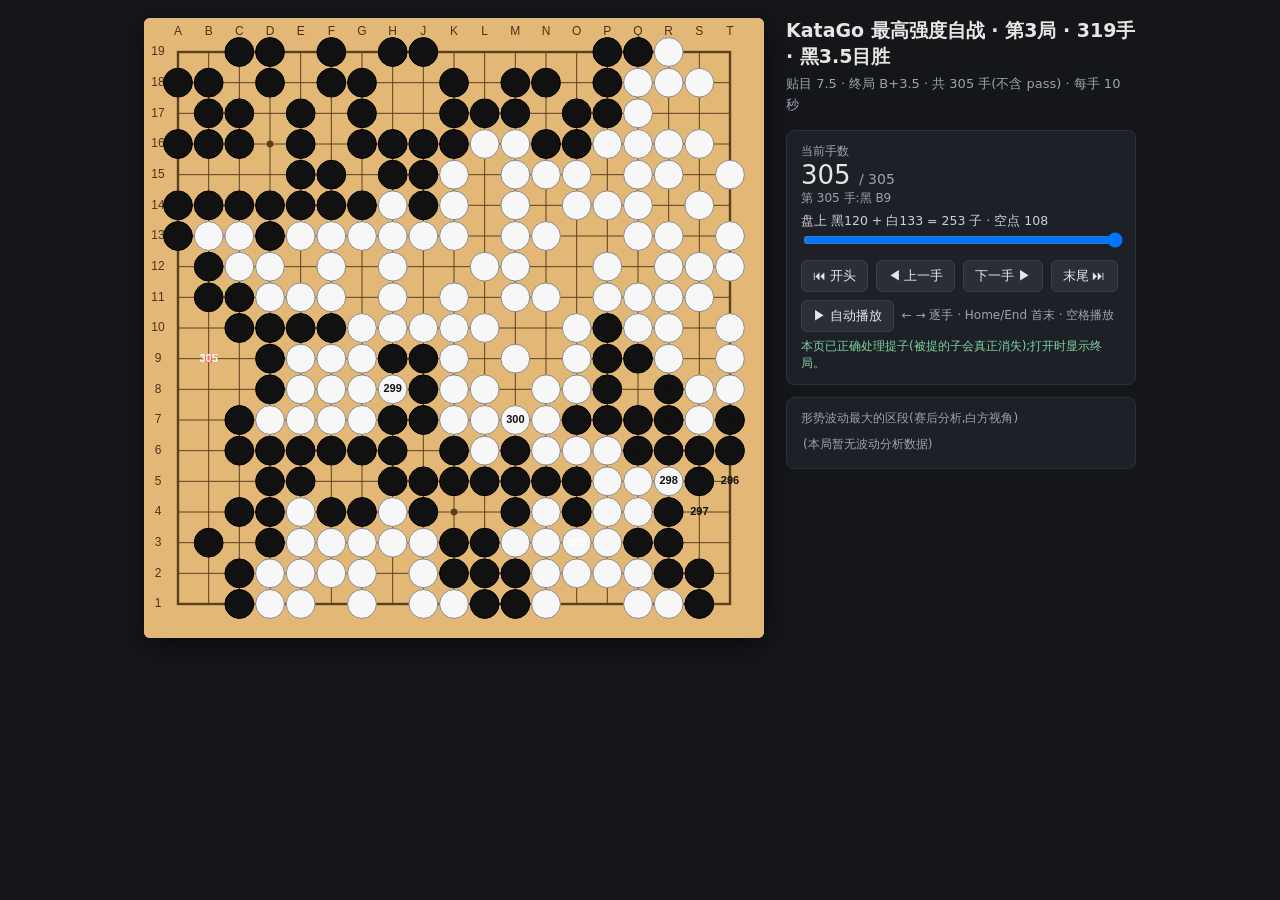
<file: games/g3/viewer.html>
<!DOCTYPE html>
<html lang="zh-CN"><head><meta charset="utf-8">
<title>KataGo 最高强度自战 · 第3局 · 319手 · 黑3.5目胜</title>
<style>
 body{margin:0;background:#14161a;color:#e8e6e3;font-family:"Microsoft YaHei",system-ui,sans-serif;
      display:flex;justify-content:center;padding:18px}
 .wrap{display:flex;gap:22px;align-items:flex-start;flex-wrap:wrap;justify-content:center}
 canvas{background:#e3b877;border-radius:6px;box-shadow:0 6px 26px rgba(0,0,0,.55)}
 .panel{width:350px}
 h1{font-size:19px;margin:0 0 4px}
 .sub{color:#9aa4b2;font-size:13px;margin-bottom:14px;line-height:1.6}
 .card{background:#1d2026;border:1px solid #2b3038;border-radius:8px;padding:12px 14px;margin-bottom:12px}
 .big{font-size:26px;font-variant-numeric:tabular-nums}
 .row{display:flex;gap:8px;align-items:center;margin-top:8px;flex-wrap:wrap}
 button{background:#2a2f37;color:#e8e6e3;border:1px solid #3a4048;border-radius:6px;
        padding:6px 11px;cursor:pointer;font-size:13px}
 button:hover{background:#343a44}
 input[type=range]{width:100%}
 .k{color:#9aa4b2;font-size:12px}
 .key{color:#7fd1a0}
 .stat{display:flex;gap:14px;font-size:12.5px;color:#c9d1d9;margin-top:6px;flex-wrap:wrap}
 table{width:100%;border-collapse:collapse;font-size:12.5px}
 td{padding:3px 2px;color:#c9d1d9}
 td.n{color:#9aa4b2;width:92px}
 .hint{color:#7fd1a0;font-size:12px;margin-top:6px}
</style></head><body>
<div class="wrap">
  <canvas id="bd" width="620" height="620"></canvas>
  <div class="panel">
    <h1>KataGo 最高强度自战 · 第3局 · 319手 · 黑3.5目胜</h1>
    <div class="sub" id="meta"></div>
    <div class="card">
      <div class="k">当前手数</div>
      <div class="big"><span id="n">0</span> <span style="font-size:14px;color:#9aa4b2" id="tot"></span></div>
      <div class="k" id="last">—</div>
      <div class="stat" id="live"></div>
      <input type="range" id="sl" min="0" max="100" value="100">
      <div class="row">
        <button onclick="go(0)">⏮ 开头</button>
        <button onclick="step(-1)">◀ 上一手</button>
        <button onclick="step(1)">下一手 ▶</button>
        <button onclick="go(TOTAL)">末尾 ⏭</button>
      </div>
      <div class="row"><button onclick="auto()" id="ab">▶ 自动播放</button>
        <span class="k">← → 逐手 · Home/End 首末 · 空格播放</span></div>
      <div class="hint">本页已正确处理提子(被提的子会真正消失);打开时显示终局。</div>
    </div>
    <div class="card">
      <div class="k" style="margin-bottom:6px">形势波动最大的区段(赛后分析,白方视角)</div>
      <table id="sw"></table>
    </div>
  </div>
</div>
<script>
const MOVES = [{"c": "b", "p": "R16"}, {"c": "w", "p": "D4"}, {"c": "b", "p": "C16"}, {"c": "w", "p": "R4"}, {"c": "b", "p": "O16"}, {"c": "w", "p": "E17"}, {"c": "b", "p": "D15"}, {"c": "w", "p": "H17"}, {"c": "b", "p": "C3"}, {"c": "w", "p": "D3"}, {"c": "b", "p": "C4"}, {"c": "w", "p": "D5"}, {"c": "b", "p": "B6"}, {"c": "w", "p": "P4"}, {"c": "b", "p": "J4"}, {"c": "w", "p": "C2"}, {"c": "b", "p": "B2"}, {"c": "w", "p": "B5"}, {"c": "b", "p": "C9"}, {"c": "w", "p": "E2"}, {"c": "b", "p": "C1"}, {"c": "w", "p": "C5"}, {"c": "b", "p": "D2"}, {"c": "w", "p": "F3"}, {"c": "b", "p": "F16"}, {"c": "w", "p": "F17"}, {"c": "b", "p": "G16"}, {"c": "w", "p": "L4"}, {"c": "b", "p": "E8"}, {"c": "w", "p": "H7"}, {"c": "b", "p": "J6"}, {"c": "w", "p": "H9"}, {"c": "b", "p": "F6"}, {"c": "w", "p": "G5"}, {"c": "b", "p": "G6"}, {"c": "w", "p": "H6"}, {"c": "b", "p": "H5"}, {"c": "w", "p": "K7"}, {"c": "b", "p": "L5"}, {"c": "w", "p": "K5"}, {"c": "b", "p": "K4"}, {"c": "w", "p": "M5"}, {"c": "b", "p": "L6"}, {"c": "w", "p": "K6"}, {"c": "b", "p": "L3"}, {"c": "w", "p": "M4"}, {"c": "b", "p": "M3"}, {"c": "w", "p": "J2"}, {"c": "b", "p": "K2"}, {"c": "w", "p": "H3"}, {"c": "b", "p": "N4"}, {"c": "w", "p": "N5"}, {"c": "b", "p": "O4"}, {"c": "w", "p": "O5"}, {"c": "b", "p": "P3"}, {"c": "w", "p": "Q3"}, {"c": "b", "p": "P2"}, {"c": "w", "p": "Q2"}, {"c": "b", "p": "P5"}, {"c": "w", "p": "Q4"}, {"c": "b", "p": "N2"}, {"c": "w", "p": "Q10"}, {"c": "b", "p": "J5"}, {"c": "w", "p": "J7"}, {"c": "b", "p": "F5"}, {"c": "w", "p": "N7"}, {"c": "b", "p": "L9"}, {"c": "w", "p": "F9"}, {"c": "b", "p": "L7"}, {"c": "w", "p": "N9"}, {"c": "b", "p": "G8"}, {"c": "w", "p": "J10"}, {"c": "b", "p": "G2"}, {"c": "w", "p": "A3"}, {"c": "b", "p": "A2"}, {"c": "w", "p": "A5"}, {"c": "b", "p": "B3"}, {"c": "w", "p": "E1"}, {"c": "b", "p": "D1"}, {"c": "w", "p": "F4"}, {"c": "b", "p": "G9"}, {"c": "w", "p": "G10"}, {"c": "b", "p": "F10"}, {"c": "w", "p": "G11"}, {"c": "b", "p": "E5"}, {"c": "w", "p": "B7"}, {"c": "b", "p": "C6"}, {"c": "w", "p": "C8"}, {"c": "b", "p": "D6"}, {"c": "w", "p": "D9"}, {"c": "b", "p": "A6"}, {"c": "w", "p": "J3"}, {"c": "b", "p": "K3"}, {"c": "w", "p": "G1"}, {"c": "b", "p": "F2"}, {"c": "w", "p": "H2"}, {"c": "b", "p": "E4"}, {"c": "w", "p": "E9"}, {"c": "b", "p": "R12"}, {"c": "w", "p": "G7"}, {"c": "b", "p": "S10"}, {"c": "w", "p": "E7"}, {"c": "b", "p": "E6"}, {"c": "w", "p": "Q12"}, {"c": "b", "p": "Q11"}, {"c": "w", "p": "R11"}, {"c": "b", "p": "P11"}, {"c": "w", "p": "R10"}, {"c": "b", "p": "S11"}, {"c": "w", "p": "S12"}, {"c": "b", "p": "R13"}, {"c": "w", "p": "S13"}, {"c": "b", "p": "R14"}, {"c": "w", "p": "S9"}, {"c": "b", "p": "P10"}, {"c": "w", "p": "P9"}, {"c": "b", "p": "O9"}, {"c": "w", "p": "P8"}, {"c": "b", "p": "O8"}, {"c": "w", "p": "O10"}, {"c": "b", "p": "P7"}, {"c": "w", "p": "O11"}, {"c": "b", "p": "P12"}, {"c": "w", "p": "O12"}, {"c": "b", "p": "P13"}, {"c": "w", "p": "Q9"}, {"c": "b", "p": "N8"}, {"c": "w", "p": "M8"}, {"c": "b", "p": "O7"}, {"c": "w", "p": "L8"}, {"c": "b", "p": "O13"}, {"c": "w", "p": "N13"}, {"c": "b", "p": "Q1"}, {"c": "w", "p": "R1"}, {"c": "b", "p": "P1"}, {"c": "w", "p": "S2"}, {"c": "b", "p": "Q8"}, {"c": "w", "p": "R9"}, {"c": "b", "p": "S14"}, {"c": "w", "p": "T11"}, {"c": "b", "p": "K17"}, {"c": "w", "p": "N14"}, {"c": "b", "p": "D17"}, {"c": "w", "p": "H16"}, {"c": "b", "p": "K15"}, {"c": "w", "p": "H14"}, {"c": "b", "p": "M15"}, {"c": "w", "p": "P14"}, {"c": "b", "p": "L13"}, {"c": "w", "p": "P16"}, {"c": "b", "p": "G14"}, {"c": "w", "p": "O17"}, {"c": "b", "p": "H13"}, {"c": "w", "p": "J14"}, {"c": "b", "p": "J13"}, {"c": "w", "p": "G13"}, {"c": "b", "p": "K14"}, {"c": "w", "p": "J18"}, {"c": "b", "p": "K18"}, {"c": "w", "p": "E16"}, {"c": "b", "p": "F14"}, {"c": "w", "p": "D18"}, {"c": "b", "p": "C18"}, {"c": "w", "p": "D19"}, {"c": "b", "p": "C19"}, {"c": "w", "p": "E18"}, {"c": "b", "p": "F19"}, {"c": "w", "p": "G17"}, {"c": "b", "p": "D14"}, {"c": "w", "p": "K19"}, {"c": "b", "p": "N17"}, {"c": "w", "p": "O18"}, {"c": "b", "p": "L19"}, {"c": "w", "p": "J19"}, {"c": "b", "p": "O15"}, {"c": "w", "p": "O14"}, {"c": "b", "p": "M18"}, {"c": "w", "p": "G18"}, {"c": "b", "p": "Q13"}, {"c": "w", "p": "P15"}, {"c": "b", "p": "Q17"}, {"c": "w", "p": "P17"}, {"c": "b", "p": "C10"}, {"c": "w", "p": "L12"}, {"c": "b", "p": "B8"}, {"c": "w", "p": "C7"}, {"c": "b", "p": "A7"}, {"c": "w", "p": "F7"}, {"c": "b", "p": "D11"}, {"c": "w", "p": "Q18"}, {"c": "b", "p": "R18"}, {"c": "w", "p": "K12"}, {"c": "b", "p": "H15"}, {"c": "w", "p": "R19"}, {"c": "b", "p": "S19"}, {"c": "w", "p": "Q19"}, {"c": "b", "p": "S18"}, {"c": "w", "p": "N18"}, {"c": "b", "p": "H11"}, {"c": "w", "p": "E11"}, {"c": "b", "p": "T13"}, {"c": "w", "p": "T10"}, {"c": "b", "p": "G12"}, {"c": "w", "p": "F12"}, {"c": "b", "p": "M12"}, {"c": "w", "p": "M13"}, {"c": "b", "p": "J11"}, {"c": "w", "p": "H12"}, {"c": "b", "p": "J12"}, {"c": "w", "p": "K11"}, {"c": "b", "p": "D12"}, {"c": "w", "p": "M17"}, {"c": "b", "p": "L17"}, {"c": "w", "p": "N16"}, {"c": "b", "p": "G4"}, {"c": "w", "p": "K13"}, {"c": "b", "p": "J15"}, {"c": "w", "p": "L14"}, {"c": "b", "p": "N15"}, {"c": "w", "p": "J17"}, {"c": "b", "p": "M16"}, {"c": "w", "p": "H10"}, {"c": "b", "p": "D7"}, {"c": "w", "p": "D8"}, {"c": "b", "p": "E10"}, {"c": "w", "p": "N17"}, {"c": "b", "p": "G12"}, {"c": "w", "p": "F8"}, {"c": "b", "p": "D10"}, {"c": "w", "p": "H12"}, {"c": "b", "p": "S7"}, {"c": "w", "p": "S8"}, {"c": "b", "p": "G12"}, {"c": "w", "p": "Q16"}, {"c": "b", "p": "R17"}, {"c": "w", "p": "H12"}, {"c": "b", "p": "R6"}, {"c": "w", "p": "T8"}, {"c": "b", "p": "G12"}, {"c": "w", "p": "C17"}, {"c": "b", "p": "B17"}, {"c": "w", "p": "H12"}, {"c": "b", "p": "S5"}, {"c": "w", "p": "Q5"}, {"c": "b", "p": "E15"}, {"c": "w", "p": "G12"}, {"c": "b", "p": "L15"}, {"c": "w", "p": "T12"}, {"c": "b", "p": "T14"}, {"c": "w", "p": "E13"}, {"c": "b", "p": "M14"}, {"c": "w", "p": "L13"}, {"c": "b", "p": "D16"}, {"c": "w", "p": "D13"}, {"c": "b", "p": "C13"}, {"c": "w", "p": "E12"}, {"c": "b", "p": "J16"}, {"c": "w", "p": "R15"}, {"c": "b", "p": "S15"}, {"c": "w", "p": "Q15"}, {"c": "b", "p": "E14"}, {"c": "w", "p": "F11"}, {"c": "b", "p": "Q14"}, {"c": "w", "p": "F13"}, {"c": "b", "p": "M19"}, {"c": "w", "p": "N19"}, {"c": "b", "p": "L18"}, {"c": "w", "p": "P18"}, {"c": "b", "p": "E3"}, {"c": "w", "p": "R2"}, {"c": "b", "p": "F1"}, {"c": "w", "p": "G19"}, {"c": "b", "p": "H1"}, {"c": "w", "p": "N12"}, {"c": "b", "p": "A4"}, {"c": "w", "p": "M11"}, {"c": "b", "p": "H4"}, {"c": "w", "p": "L10"}, {"c": "b", "p": "H14"}, {"c": "w", "p": "K9"}, {"c": "b", "p": "M2"}, {"c": "w", "p": "K10"}, {"c": "b", "p": "G3"}, {"c": "w", "p": "F18"}, {"c": "b", "p": "B4"}, {"c": "w", "p": "E19"}, {"c": "b", "p": "C14"}, {"c": "w", "p": "P6"}, {"c": "w", "p": "Q7"}, {"c": "b", "p": "J1"}, {"c": "w", "p": "O6"}, {"c": "w", "p": "M9"}, {"c": "w", "p": "S6"}, {"c": "w", "p": "R7"}, {"c": "w", "p": "T7"}, {"c": "w", "p": "T5"}, {"c": "w", "p": "S4"}, {"c": "w", "p": "R5"}, {"c": "w", "p": "H8"}, {"c": "w", "p": "M7"}, {"c": "w", "p": "M6"}, {"c": "w", "p": "R8"}, {"c": "b", "p": "O3"}, {"c": "w", "p": "Q6"}, {"c": "b", "p": "B9"}];
const SNAPS = [[[0, 0, 0, 0, 0, 0, 0, 0, 0, 0, 0, 0, 0, 0, 0, 0, 0, 0, 0], [0, 0, 0, 0, 0, 0, 0, 0, 0, 0, 0, 0, 0, 0, 0, 0, 0, 0, 0], [0, 0, 0, 0, 0, 0, 0, 0, 0, 0, 0, 0, 0, 0, 0, 0, 0, 0, 0], [0, 0, 0, 0, 0, 0, 0, 0, 0, 0, 0, 0, 0, 0, 0, 0, 0, 0, 0], [0, 0, 0, 0, 0, 0, 0, 0, 0, 0, 0, 0, 0, 0, 0, 0, 0, 0, 0], [0, 0, 0, 0, 0, 0, 0, 0, 0, 0, 0, 0, 0, 0, 0, 0, 0, 0, 0], [0, 0, 0, 0, 0, 0, 0, 0, 0, 0, 0, 0, 0, 0, 0, 0, 0, 0, 0], [0, 0, 0, 0, 0, 0, 0, 0, 0, 0, 0, 0, 0, 0, 0, 0, 0, 0, 0], [0, 0, 0, 0, 0, 0, 0, 0, 0, 0, 0, 0, 0, 0, 0, 0, 0, 0, 0], [0, 0, 0, 0, 0, 0, 0, 0, 0, 0, 0, 0, 0, 0, 0, 0, 0, 0, 0], [0, 0, 0, 0, 0, 0, 0, 0, 0, 0, 0, 0, 0, 0, 0, 0, 0, 0, 0], [0, 0, 0, 0, 0, 0, 0, 0, 0, 0, 0, 0, 0, 0, 0, 0, 0, 0, 0], [0, 0, 0, 0, 0, 0, 0, 0, 0, 0, 0, 0, 0, 0, 0, 0, 0, 0, 0], [0, 0, 0, 0, 0, 0, 0, 0, 0, 0, 0, 0, 0, 0, 0, 0, 0, 0, 0], [0, 0, 0, 0, 0, 0, 0, 0, 0, 0, 0, 0, 0, 0, 0, 0, 0, 0, 0], [0, 0, 0, 0, 0, 0, 0, 0, 0, 0, 0, 0, 0, 0, 0, 0, 1, 0, 0], [0, 0, 0, 0, 0, 0, 0, 0, 0, 0, 0, 0, 0, 0, 0, 0, 0, 0, 0], [0, 0, 0, 0, 0, 0, 0, 0, 0, 0, 0, 0, 0, 0, 0, 0, 0, 0, 0], [0, 0, 0, 0, 0, 0, 0, 0, 0, 0, 0, 0, 0, 0, 0, 0, 0, 0, 0]], [[0, 0, 0, 0, 0, 0, 0, 0, 0, 0, 0, 0, 0, 0, 0, 0, 0, 0, 0], [0, 0, 0, 0, 0, 0, 0, 0, 0, 0, 0, 0, 0, 0, 0, 0, 0, 0, 0], [0, 0, 0, 0, 0, 0, 0, 0, 0, 0, 0, 0, 0, 0, 0, 0, 0, 0, 0], [0, 0, 0, 2, 0, 0, 0, 0, 0, 0, 0, 0, 0, 0, 0, 0, 0, 0, 0], [0, 0, 0, 0, 0, 0, 0, 0, 0, 0, 0, 0, 0, 0, 0, 0, 0, 0, 0], [0, 0, 0, 0, 0, 0, 0, 0, 0, 0, 0, 0, 0, 0, 0, 0, 0, 0, 0], [0, 0, 0, 0, 0, 0, 0, 0, 0, 0, 0, 0, 0, 0, 0, 0, 0, 0, 0], [0, 0, 0, 0, 0, 0, 0, 0, 0, 0, 0, 0, 0, 0, 0, 0, 0, 0, 0], [0, 0, 0, 0, 0, 0, 0, 0, 0, 0, 0, 0, 0, 0, 0, 0, 0, 0, 0], [0, 0, 0, 0, 0, 0, 0, 0, 0, 0, 0, 0, 0, 0, 0, 0, 0, 0, 0], [0, 0, 0, 0, 0, 0, 0, 0, 0, 0, 0, 0, 0, 0, 0, 0, 0, 0, 0], [0, 0, 0, 0, 0, 0, 0, 0, 0, 0, 0, 0, 0, 0, 0, 0, 0, 0, 0], [0, 0, 0, 0, 0, 0, 0, 0, 0, 0, 0, 0, 0, 0, 0, 0, 0, 0, 0], [0, 0, 0, 0, 0, 0, 0, 0, 0, 0, 0, 0, 0, 0, 0, 0, 0, 0, 0], [0, 0, 0, 0, 0, 0, 0, 0, 0, 0, 0, 0, 0, 0, 0, 0, 0, 0, 0], [0, 0, 0, 0, 0, 0, 0, 0, 0, 0, 0, 0, 0, 0, 0, 0, 1, 0, 0], [0, 0, 0, 0, 0, 0, 0, 0, 0, 0, 0, 0, 0, 0, 0, 0, 0, 0, 0], [0, 0, 0, 0, 0, 0, 0, 0, 0, 0, 0, 0, 0, 0, 0, 0, 0, 0, 0], [0, 0, 0, 0, 0, 0, 0, 0, 0, 0, 0, 0, 0, 0, 0, 0, 0, 0, 0]], [[0, 0, 0, 0, 0, 0, 0, 0, 0, 0, 0, 0, 0, 0, 0, 0, 0, 0, 0], [0, 0, 0, 0, 0, 0, 0, 0, 0, 0, 0, 0, 0, 0, 0, 0, 0, 0, 0], [0, 0, 0, 0, 0, 0, 0, 0, 0, 0, 0, 0, 0, 0, 0, 0, 0, 0, 0], [0, 0, 0, 2, 0, 0, 0, 0, 0, 0, 0, 0, 0, 0, 0, 0, 0, 0, 0], [0, 0, 0, 0, 0, 0, 0, 0, 0, 0, 0, 0, 0, 0, 0, 0, 0, 0, 0], [0, 0, 0, 0, 0, 0, 0, 0, 0, 0, 0, 0, 0, 0, 0, 0, 0, 0, 0], [0, 0, 0, 0, 0, 0, 0, 0, 0, 0, 0, 0, 0, 0, 0, 0, 0, 0, 0], [0, 0, 0, 0, 0, 0, 0, 0, 0, 0, 0, 0, 0, 0, 0, 0, 0, 0, 0], [0, 0, 0, 0, 0, 0, 0, 0, 0, 0, 0, 0, 0, 0, 0, 0, 0, 0, 0], [0, 0, 0, 0, 0, 0, 0, 0, 0, 0, 0, 0, 0, 0, 0, 0, 0, 0, 0], [0, 0, 0, 0, 0, 0, 0, 0, 0, 0, 0, 0, 0, 0, 0, 0, 0, 0, 0], [0, 0, 0, 0, 0, 0, 0, 0, 0, 0, 0, 0, 0, 0, 0, 0, 0, 0, 0], [0, 0, 0, 0, 0, 0, 0, 0, 0, 0, 0, 0, 0, 0, 0, 0, 0, 0, 0], [0, 0, 0, 0, 0, 0, 0, 0, 0, 0, 0, 0, 0, 0, 0, 0, 0, 0, 0], [0, 0, 0, 0, 0, 0, 0, 0, 0, 0, 0, 0, 0, 0, 0, 0, 0, 0, 0], [0, 0, 1, 0, 0, 0, 0, 0, 0, 0, 0, 0, 0, 0, 0, 0, 1, 0, 0], [0, 0, 0, 0, 0, 0, 0, 0, 0, 0, 0, 0, 0, 0, 0, 0, 0, 0, 0], [0, 0, 0, 0, 0, 0, 0, 0, 0, 0, 0, 0, 0, 0, 0, 0, 0, 0, 0], [0, 0, 0, 0, 0, 0, 0, 0, 0, 0, 0, 0, 0, 0, 0, 0, 0, 0, 0]], [[0, 0, 0, 0, 0, 0, 0, 0, 0, 0, 0, 0, 0, 0, 0, 0, 0, 0, 0], [0, 0, 0, 0, 0, 0, 0, 0, 0, 0, 0, 0, 0, 0, 0, 0, 0, 0, 0], [0, 0, 0, 0, 0, 0, 0, 0, 0, 0, 0, 0, 0, 0, 0, 0, 0, 0, 0], [0, 0, 0, 2, 0, 0, 0, 0, 0, 0, 0, 0, 0, 0, 0, 0, 2, 0, 0], [0, 0, 0, 0, 0, 0, 0, 0, 0, 0, 0, 0, 0, 0, 0, 0, 0, 0, 0], [0, 0, 0, 0, 0, 0, 0, 0, 0, 0, 0, 0, 0, 0, 0, 0, 0, 0, 0], [0, 0, 0, 0, 0, 0, 0, 0, 0, 0, 0, 0, 0, 0, 0, 0, 0, 0, 0], [0, 0, 0, 0, 0, 0, 0, 0, 0, 0, 0, 0, 0, 0, 0, 0, 0, 0, 0], [0, 0, 0, 0, 0, 0, 0, 0, 0, 0, 0, 0, 0, 0, 0, 0, 0, 0, 0], [0, 0, 0, 0, 0, 0, 0, 0, 0, 0, 0, 0, 0, 0, 0, 0, 0, 0, 0], [0, 0, 0, 0, 0, 0, 0, 0, 0, 0, 0, 0, 0, 0, 0, 0, 0, 0, 0], [0, 0, 0, 0, 0, 0, 0, 0, 0, 0, 0, 0, 0, 0, 0, 0, 0, 0, 0], [0, 0, 0, 0, 0, 0, 0, 0, 0, 0, 0, 0, 0, 0, 0, 0, 0, 0, 0], [0, 0, 0, 0, 0, 0, 0, 0, 0, 0, 0, 0, 0, 0, 0, 0, 0, 0, 0], [0, 0, 0, 0, 0, 0, 0, 0, 0, 0, 0, 0, 0, 0, 0, 0, 0, 0, 0], [0, 0, 1, 0, 0, 0, 0, 0, 0, 0, 0, 0, 0, 0, 0, 0, 1, 0, 0], [0, 0, 0, 0, 0, 0, 0, 0, 0, 0, 0, 0, 0, 0, 0, 0, 0, 0, 0], [0, 0, 0, 0, 0, 0, 0, 0, 0, 0, 0, 0, 0, 0, 0, 0, 0, 0, 0], [0, 0, 0, 0, 0, 0, 0, 0, 0, 0, 0, 0, 0, 0, 0, 0, 0, 0, 0]], [[0, 0, 0, 0, 0, 0, 0, 0, 0, 0, 0, 0, 0, 0, 0, 0, 0, 0, 0], [0, 0, 0, 0, 0, 0, 0, 0, 0, 0, 0, 0, 0, 0, 0, 0, 0, 0, 0], [0, 0, 0, 0, 0, 0, 0, 0, 0, 0, 0, 0, 0, 0, 0, 0, 0, 0, 0], [0, 0, 0, 2, 0, 0, 0, 0, 0, 0, 0, 0, 0, 0, 0, 0, 2, 0, 0], [0, 0, 0, 0, 0, 0, 0, 0, 0, 0, 0, 0, 0, 0, 0, 0, 0, 0, 0], [0, 0, 0, 0, 0, 0, 0, 0, 0, 0, 0, 0, 0, 0, 0, 0, 0, 0, 0], [0, 0, 0, 0, 0, 0, 0, 0, 0, 0, 0, 0, 0, 0, 0, 0, 0, 0, 0], [0, 0, 0, 0, 0, 0, 0, 0, 0, 0, 0, 0, 0, 0, 0, 0, 0, 0, 0], [0, 0, 0, 0, 0, 0, 0, 0, 0, 0, 0, 0, 0, 0, 0, 0, 0, 0, 0], [0, 0, 0, 0, 0, 0, 0, 0, 0, 0, 0, 0, 0, 0, 0, 0, 0, 0, 0], [0, 0, 0, 0, 0, 0, 0, 0, 0, 0, 0, 0, 0, 0, 0, 0, 0, 0, 0], [0, 0, 0, 0, 0, 0, 0, 0, 0, 0, 0, 0, 0, 0, 0, 0, 0, 0, 0], [0, 0, 0, 0, 0, 0, 0, 0, 0, 0, 0, 0, 0, 0, 0, 0, 0, 0, 0], [0, 0, 0, 0, 0, 0, 0, 0, 0, 0, 0, 0, 0, 0, 0, 0, 0, 0, 0], [0, 0, 0, 0, 0, 0, 0, 0, 0, 0, 0, 0, 0, 0, 0, 0, 0, 0, 0], [0, 0, 1, 0, 0, 0, 0, 0, 0, 0, 0, 0, 0, 1, 0, 0, 1, 0, 0], [0, 0, 0, 0, 0, 0, 0, 0, 0, 0, 0, 0, 0, 0, 0, 0, 0, 0, 0], [0, 0, 0, 0, 0, 0, 0, 0, 0, 0, 0, 0, 0, 0, 0, 0, 0, 0, 0], [0, 0, 0, 0, 0, 0, 0, 0, 0, 0, 0, 0, 0, 0, 0, 0, 0, 0, 0]], [[0, 0, 0, 0, 0, 0, 0, 0, 0, 0, 0, 0, 0, 0, 0, 0, 0, 0, 0], [0, 0, 0, 0, 0, 0, 0, 0, 0, 0, 0, 0, 0, 0, 0, 0, 0, 0, 0], [0, 0, 0, 0, 0, 0, 0, 0, 0, 0, 0, 0, 0, 0, 0, 0, 0, 0, 0], [0, 0, 0, 2, 0, 0, 0, 0, 0, 0, 0, 0, 0, 0, 0, 0, 2, 0, 0], [0, 0, 0, 0, 0, 0, 0, 0, 0, 0, 0, 0, 0, 0, 0, 0, 0, 0, 0], [0, 0, 0, 0, 0, 0, 0, 0, 0, 0, 0, 0, 0, 0, 0, 0, 0, 0, 0], [0, 0, 0, 0, 0, 0, 0, 0, 0, 0, 0, 0, 0, 0, 0, 0, 0, 0, 0], [0, 0, 0, 0, 0, 0, 0, 0, 0, 0, 0, 0, 0, 0, 0, 0, 0, 0, 0], [0, 0, 0, 0, 0, 0, 0, 0, 0, 0, 0, 0, 0, 0, 0, 0, 0, 0, 0], [0, 0, 0, 0, 0, 0, 0, 0, 0, 0, 0, 0, 0, 0, 0, 0, 0, 0, 0], [0, 0, 0, 0, 0, 0, 0, 0, 0, 0, 0, 0, 0, 0, 0, 0, 0, 0, 0], [0, 0, 0, 0, 0, 0, 0, 0, 0, 0, 0, 0, 0, 0, 0, 0, 0, 0, 0], [0, 0, 0, 0, 0, 0, 0, 0, 0, 0, 0, 0, 0, 0, 0, 0, 0, 0, 0], [0, 0, 0, 0, 0, 0, 0, 0, 0, 0, 0, 0, 0, 0, 0, 0, 0, 0, 0], [0, 0, 0, 0, 0, 0, 0, 0, 0, 0, 0, 0, 0, 0, 0, 0, 0, 0, 0], [0, 0, 1, 0, 0, 0, 0, 0, 0, 0, 0, 0, 0, 1, 0, 0, 1, 0, 0], [0, 0, 0, 0, 2, 0, 0, 0, 0, 0, 0, 0, 0, 0, 0, 0, 0, 0, 0], [0, 0, 0, 0, 0, 0, 0, 0, 0, 0, 0, 0, 0, 0, 0, 0, 0, 0, 0], [0, 0, 0, 0, 0, 0, 0, 0, 0, 0, 0, 0, 0, 0, 0, 0, 0, 0, 0]], [[0, 0, 0, 0, 0, 0, 0, 0, 0, 0, 0, 0, 0, 0, 0, 0, 0, 0, 0], [0, 0, 0, 0, 0, 0, 0, 0, 0, 0, 0, 0, 0, 0, 0, 0, 0, 0, 0], [0, 0, 0, 0, 0, 0, 0, 0, 0, 0, 0, 0, 0, 0, 0, 0, 0, 0, 0], [0, 0, 0, 2, 0, 0, 0, 0, 0, 0, 0, 0, 0, 0, 0, 0, 2, 0, 0], [0, 0, 0, 0, 0, 0, 0, 0, 0, 0, 0, 0, 0, 0, 0, 0, 0, 0, 0], [0, 0, 0, 0, 0, 0, 0, 0, 0, 0, 0, 0, 0, 0, 0, 0, 0, 0, 0], [0, 0, 0, 0, 0, 0, 0, 0, 0, 0, 0, 0, 0, 0, 0, 0, 0, 0, 0], [0, 0, 0, 0, 0, 0, 0, 0, 0, 0, 0, 0, 0, 0, 0, 0, 0, 0, 0], [0, 0, 0, 0, 0, 0, 0, 0, 0, 0, 0, 0, 0, 0, 0, 0, 0, 0, 0], [0, 0, 0, 0, 0, 0, 0, 0, 0, 0, 0, 0, 0, 0, 0, 0, 0, 0, 0], [0, 0, 0, 0, 0, 0, 0, 0, 0, 0, 0, 0, 0, 0, 0, 0, 0, 0, 0], [0, 0, 0, 0, 0, 0, 0, 0, 0, 0, 0, 0, 0, 0, 0, 0, 0, 0, 0], [0, 0, 0, 0, 0, 0, 0, 0, 0, 0, 0, 0, 0, 0, 0, 0, 0, 0, 0], [0, 0, 0, 0, 0, 0, 0, 0, 0, 0, 0, 0, 0, 0, 0, 0, 0, 0, 0], [0, 0, 0, 1, 0, 0, 0, 0, 0, 0, 0, 0, 0, 0, 0, 0, 0, 0, 0], [0, 0, 1, 0, 0, 0, 0, 0, 0, 0, 0, 0, 0, 1, 0, 0, 1, 0, 0], [0, 0, 0, 0, 2, 0, 0, 0, 0, 0, 0, 0, 0, 0, 0, 0, 0, 0, 0], [0, 0, 0, 0, 0, 0, 0, 0, 0, 0, 0, 0, 0, 0, 0, 0, 0, 0, 0], [0, 0, 0, 0, 0, 0, 0, 0, 0, 0, 0, 0, 0, 0, 0, 0, 0, 0, 0]], [[0, 0, 0, 0, 0, 0, 0, 0, 0, 0, 0, 0, 0, 0, 0, 0, 0, 0, 0], [0, 0, 0, 0, 0, 0, 0, 0, 0, 0, 0, 0, 0, 0, 0, 0, 0, 0, 0], [0, 0, 0, 0, 0, 0, 0, 0, 0, 0, 0, 0, 0, 0, 0, 0, 0, 0, 0], [0, 0, 0, 2, 0, 0, 0, 0, 0, 0, 0, 0, 0, 0, 0, 0, 2, 0, 0], [0, 0, 0, 0, 0, 0, 0, 0, 0, 0, 0, 0, 0, 0, 0, 0, 0, 0, 0], [0, 0, 0, 0, 0, 0, 0, 0, 0, 0, 0, 0, 0, 0, 0, 0, 0, 0, 0], [0, 0, 0, 0, 0, 0, 0, 0, 0, 0, 0, 0, 0, 0, 0, 0, 0, 0, 0], [0, 0, 0, 0, 0, 0, 0, 0, 0, 0, 0, 0, 0, 0, 0, 0, 0, 0, 0], [0, 0, 0, 0, 0, 0, 0, 0, 0, 0, 0, 0, 0, 0, 0, 0, 0, 0, 0], [0, 0, 0, 0, 0, 0, 0, 0, 0, 0, 0, 0, 0, 0, 0, 0, 0, 0, 0], [0, 0, 0, 0, 0, 0, 0, 0, 0, 0, 0, 0, 0, 0, 0, 0, 0, 0, 0], [0, 0, 0, 0, 0, 0, 0, 0, 0, 0, 0, 0, 0, 0, 0, 0, 0, 0, 0], [0, 0, 0, 0, 0, 0, 0, 0, 0, 0, 0, 0, 0, 0, 0, 0, 0, 0, 0], [0, 0, 0, 0, 0, 0, 0, 0, 0, 0, 0, 0, 0, 0, 0, 0, 0, 0, 0], [0, 0, 0, 1, 0, 0, 0, 0, 0, 0, 0, 0, 0, 0, 0, 0, 0, 0, 0], [0, 0, 1, 0, 0, 0, 0, 0, 0, 0, 0, 0, 0, 1, 0, 0, 1, 0, 0], [0, 0, 0, 0, 2, 0, 0, 2, 0, 0, 0, 0, 0, 0, 0, 0, 0, 0, 0], [0, 0, 0, 0, 0, 0, 0, 0, 0, 0, 0, 0, 0, 0, 0, 0, 0, 0, 0], [0, 0, 0, 0, 0, 0, 0, 0, 0, 0, 0, 0, 0, 0, 0, 0, 0, 0, 0]], [[0, 0, 0, 0, 0, 0, 0, 0, 0, 0, 0, 0, 0, 0, 0, 0, 0, 0, 0], [0, 0, 0, 0, 0, 0, 0, 0, 0, 0, 0, 0, 0, 0, 0, 0, 0, 0, 0], [0, 0, 1, 0, 0, 0, 0, 0, 0, 0, 0, 0, 0, 0, 0, 0, 0, 0, 0], [0, 0, 0, 2, 0, 0, 0, 0, 0, 0, 0, 0, 0, 0, 0, 0, 2, 0, 0], [0, 0, 0, 0, 0, 0, 0, 0, 0, 0, 0, 0, 0, 0, 0, 0, 0, 0, 0], [0, 0, 0, 0, 0, 0, 0, 0, 0, 0, 0, 0, 0, 0, 0, 0, 0, 0, 0], [0, 0, 0, 0, 0, 0, 0, 0, 0, 0, 0, 0, 0, 0, 0, 0, 0, 0, 0], [0, 0, 0, 0, 0, 0, 0, 0, 0, 0, 0, 0, 0, 0, 0, 0, 0, 0, 0], [0, 0, 0, 0, 0, 0, 0, 0, 0, 0, 0, 0, 0, 0, 0, 0, 0, 0, 0], [0, 0, 0, 0, 0, 0, 0, 0, 0, 0, 0, 0, 0, 0, 0, 0, 0, 0, 0], [0, 0, 0, 0, 0, 0, 0, 0, 0, 0, 0, 0, 0, 0, 0, 0, 0, 0, 0], [0, 0, 0, 0, 0, 0, 0, 0, 0, 0, 0, 0, 0, 0, 0, 0, 0, 0, 0], [0, 0, 0, 0, 0, 0, 0, 0, 0, 0, 0, 0, 0, 0, 0, 0, 0, 0, 0], [0, 0, 0, 0, 0, 0, 0, 0, 0, 0, 0, 0, 0, 0, 0, 0, 0, 0, 0], [0, 0, 0, 1, 0, 0, 0, 0, 0, 0, 0, 0, 0, 0, 0, 0, 0, 0, 0], [0, 0, 1, 0, 0, 0, 0, 0, 0, 0, 0, 0, 0, 1, 0, 0, 1, 0, 0], [0, 0, 0, 0, 2, 0, 0, 2, 0, 0, 0, 0, 0, 0, 0, 0, 0, 0, 0], [0, 0, 0, 0, 0, 0, 0, 0, 0, 0, 0, 0, 0, 0, 0, 0, 0, 0, 0], [0, 0, 0, 0, 0, 0, 0, 0, 0, 0, 0, 0, 0, 0, 0, 0, 0, 0, 0]], [[0, 0, 0, 0, 0, 0, 0, 0, 0, 0, 0, 0, 0, 0, 0, 0, 0, 0, 0], [0, 0, 0, 0, 0, 0, 0, 0, 0, 0, 0, 0, 0, 0, 0, 0, 0, 0, 0], [0, 0, 1, 2, 0, 0, 0, 0, 0, 0, 0, 0, 0, 0, 0, 0, 0, 0, 0], [0, 0, 0, 2, 0, 0, 0, 0, 0, 0, 0, 0, 0, 0, 0, 0, 2, 0, 0], [0, 0, 0, 0, 0, 0, 0, 0, 0, 0, 0, 0, 0, 0, 0, 0, 0, 0, 0], [0, 0, 0, 0, 0, 0, 0, 0, 0, 0, 0, 0, 0, 0, 0, 0, 0, 0, 0], [0, 0, 0, 0, 0, 0, 0, 0, 0, 0, 0, 0, 0, 0, 0, 0, 0, 0, 0], [0, 0, 0, 0, 0, 0, 0, 0, 0, 0, 0, 0, 0, 0, 0, 0, 0, 0, 0], [0, 0, 0, 0, 0, 0, 0, 0, 0, 0, 0, 0, 0, 0, 0, 0, 0, 0, 0], [0, 0, 0, 0, 0, 0, 0, 0, 0, 0, 0, 0, 0, 0, 0, 0, 0, 0, 0], [0, 0, 0, 0, 0, 0, 0, 0, 0, 0, 0, 0, 0, 0, 0, 0, 0, 0, 0], [0, 0, 0, 0, 0, 0, 0, 0, 0, 0, 0, 0, 0, 0, 0, 0, 0, 0, 0], [0, 0, 0, 0, 0, 0, 0, 0, 0, 0, 0, 0, 0, 0, 0, 0, 0, 0, 0], [0, 0, 0, 0, 0, 0, 0, 0, 0, 0, 0, 0, 0, 0, 0, 0, 0, 0, 0], [0, 0, 0, 1, 0, 0, 0, 0, 0, 0, 0, 0, 0, 0, 0, 0, 0, 0, 0], [0, 0, 1, 0, 0, 0, 0, 0, 0, 0, 0, 0, 0, 1, 0, 0, 1, 0, 0], [0, 0, 0, 0, 2, 0, 0, 2, 0, 0, 0, 0, 0, 0, 0, 0, 0, 0, 0], [0, 0, 0, 0, 0, 0, 0, 0, 0, 0, 0, 0, 0, 0, 0, 0, 0, 0, 0], [0, 0, 0, 0, 0, 0, 0, 0, 0, 0, 0, 0, 0, 0, 0, 0, 0, 0, 0]], [[0, 0, 0, 0, 0, 0, 0, 0, 0, 0, 0, 0, 0, 0, 0, 0, 0, 0, 0], [0, 0, 0, 0, 0, 0, 0, 0, 0, 0, 0, 0, 0, 0, 0, 0, 0, 0, 0], [0, 0, 1, 2, 0, 0, 0, 0, 0, 0, 0, 0, 0, 0, 0, 0, 0, 0, 0], [0, 0, 1, 2, 0, 0, 0, 0, 0, 0, 0, 0, 0, 0, 0, 0, 2, 0, 0], [0, 0, 0, 0, 0, 0, 0, 0, 0, 0, 0, 0, 0, 0, 0, 0, 0, 0, 0], [0, 0, 0, 0, 0, 0, 0, 0, 0, 0, 0, 0, 0, 0, 0, 0, 0, 0, 0], [0, 0, 0, 0, 0, 0, 0, 0, 0, 0, 0, 0, 0, 0, 0, 0, 0, 0, 0], [0, 0, 0, 0, 0, 0, 0, 0, 0, 0, 0, 0, 0, 0, 0, 0, 0, 0, 0], [0, 0, 0, 0, 0, 0, 0, 0, 0, 0, 0, 0, 0, 0, 0, 0, 0, 0, 0], [0, 0, 0, 0, 0, 0, 0, 0, 0, 0, 0, 0, 0, 0, 0, 0, 0, 0, 0], [0, 0, 0, 0, 0, 0, 0, 0, 0, 0, 0, 0, 0, 0, 0, 0, 0, 0, 0], [0, 0, 0, 0, 0, 0, 0, 0, 0, 0, 0, 0, 0, 0, 0, 0, 0, 0, 0], [0, 0, 0, 0, 0, 0, 0, 0, 0, 0, 0, 0, 0, 0, 0, 0, 0, 0, 0], [0, 0, 0, 0, 0, 0, 0, 0, 0, 0, 0, 0, 0, 0, 0, 0, 0, 0, 0], [0, 0, 0, 1, 0, 0, 0, 0, 0, 0, 0, 0, 0, 0, 0, 0, 0, 0, 0], [0, 0, 1, 0, 0, 0, 0, 0, 0, 0, 0, 0, 0, 1, 0, 0, 1, 0, 0], [0, 0, 0, 0, 2, 0, 0, 2, 0, 0, 0, 0, 0, 0, 0, 0, 0, 0, 0], [0, 0, 0, 0, 0, 0, 0, 0, 0, 0, 0, 0, 0, 0, 0, 0, 0, 0, 0], [0, 0, 0, 0, 0, 0, 0, 0, 0, 0, 0, 0, 0, 0, 0, 0, 0, 0, 0]], [[0, 0, 0, 0, 0, 0, 0, 0, 0, 0, 0, 0, 0, 0, 0, 0, 0, 0, 0], [0, 0, 0, 0, 0, 0, 0, 0, 0, 0, 0, 0, 0, 0, 0, 0, 0, 0, 0], [0, 0, 1, 2, 0, 0, 0, 0, 0, 0, 0, 0, 0, 0, 0, 0, 0, 0, 0], [0, 0, 1, 2, 0, 0, 0, 0, 0, 0, 0, 0, 0, 0, 0, 0, 2, 0, 0], [0, 0, 0, 2, 0, 0, 0, 0, 0, 0, 0, 0, 0, 0, 0, 0, 0, 0, 0], [0, 0, 0, 0, 0, 0, 0, 0, 0, 0, 0, 0, 0, 0, 0, 0, 0, 0, 0], [0, 0, 0, 0, 0, 0, 0, 0, 0, 0, 0, 0, 0, 0, 0, 0, 0, 0, 0], [0, 0, 0, 0, 0, 0, 0, 0, 0, 0, 0, 0, 0, 0, 0, 0, 0, 0, 0], [0, 0, 0, 0, 0, 0, 0, 0, 0, 0, 0, 0, 0, 0, 0, 0, 0, 0, 0], [0, 0, 0, 0, 0, 0, 0, 0, 0, 0, 0, 0, 0, 0, 0, 0, 0, 0, 0], [0, 0, 0, 0, 0, 0, 0, 0, 0, 0, 0, 0, 0, 0, 0, 0, 0, 0, 0], [0, 0, 0, 0, 0, 0, 0, 0, 0, 0, 0, 0, 0, 0, 0, 0, 0, 0, 0], [0, 0, 0, 0, 0, 0, 0, 0, 0, 0, 0, 0, 0, 0, 0, 0, 0, 0, 0], [0, 0, 0, 0, 0, 0, 0, 0, 0, 0, 0, 0, 0, 0, 0, 0, 0, 0, 0], [0, 0, 0, 1, 0, 0, 0, 0, 0, 0, 0, 0, 0, 0, 0, 0, 0, 0, 0], [0, 0, 1, 0, 0, 0, 0, 0, 0, 0, 0, 0, 0, 1, 0, 0, 1, 0, 0], [0, 0, 0, 0, 2, 0, 0, 2, 0, 0, 0, 0, 0, 0, 0, 0, 0, 0, 0], [0, 0, 0, 0, 0, 0, 0, 0, 0, 0, 0, 0, 0, 0, 0, 0, 0, 0, 0], [0, 0, 0, 0, 0, 0, 0, 0, 0, 0, 0, 0, 0, 0, 0, 0, 0, 0, 0]], [[0, 0, 0, 0, 0, 0, 0, 0, 0, 0, 0, 0, 0, 0, 0, 0, 0, 0, 0], [0, 0, 0, 0, 0, 0, 0, 0, 0, 0, 0, 0, 0, 0, 0, 0, 0, 0, 0], [0, 0, 1, 2, 0, 0, 0, 0, 0, 0, 0, 0, 0, 0, 0, 0, 0, 0, 0], [0, 0, 1, 2, 0, 0, 0, 0, 0, 0, 0, 0, 0, 0, 0, 0, 2, 0, 0], [0, 0, 0, 2, 0, 0, 0, 0, 0, 0, 0, 0, 0, 0, 0, 0, 0, 0, 0], [0, 1, 0, 0, 0, 0, 0, 0, 0, 0, 0, 0, 0, 0, 0, 0, 0, 0, 0], [0, 0, 0, 0, 0, 0, 0, 0, 0, 0, 0, 0, 0, 0, 0, 0, 0, 0, 0], [0, 0, 0, 0, 0, 0, 0, 0, 0, 0, 0, 0, 0, 0, 0, 0, 0, 0, 0], [0, 0, 0, 0, 0, 0, 0, 0, 0, 0, 0, 0, 0, 0, 0, 0, 0, 0, 0], [0, 0, 0, 0, 0, 0, 0, 0, 0, 0, 0, 0, 0, 0, 0, 0, 0, 0, 0], [0, 0, 0, 0, 0, 0, 0, 0, 0, 0, 0, 0, 0, 0, 0, 0, 0, 0, 0], [0, 0, 0, 0, 0, 0, 0, 0, 0, 0, 0, 0, 0, 0, 0, 0, 0, 0, 0], [0, 0, 0, 0, 0, 0, 0, 0, 0, 0, 0, 0, 0, 0, 0, 0, 0, 0, 0], [0, 0, 0, 0, 0, 0, 0, 0, 0, 0, 0, 0, 0, 0, 0, 0, 0, 0, 0], [0, 0, 0, 1, 0, 0, 0, 0, 0, 0, 0, 0, 0, 0, 0, 0, 0, 0, 0], [0, 0, 1, 0, 0, 0, 0, 0, 0, 0, 0, 0, 0, 1, 0, 0, 1, 0, 0], [0, 0, 0, 0, 2, 0, 0, 2, 0, 0, 0, 0, 0, 0, 0, 0, 0, 0, 0], [0, 0, 0, 0, 0, 0, 0, 0, 0, 0, 0, 0, 0, 0, 0, 0, 0, 0, 0], [0, 0, 0, 0, 0, 0, 0, 0, 0, 0, 0, 0, 0, 0, 0, 0, 0, 0, 0]], [[0, 0, 0, 0, 0, 0, 0, 0, 0, 0, 0, 0, 0, 0, 0, 0, 0, 0, 0], [0, 0, 0, 0, 0, 0, 0, 0, 0, 0, 0, 0, 0, 0, 0, 0, 0, 0, 0], [0, 0, 1, 2, 0, 0, 0, 0, 0, 0, 0, 0, 0, 0, 0, 0, 0, 0, 0], [0, 0, 1, 2, 0, 0, 0, 0, 0, 0, 0, 0, 0, 0, 2, 0, 2, 0, 0], [0, 0, 0, 2, 0, 0, 0, 0, 0, 0, 0, 0, 0, 0, 0, 0, 0, 0, 0], [0, 1, 0, 0, 0, 0, 0, 0, 0, 0, 0, 0, 0, 0, 0, 0, 0, 0, 0], [0, 0, 0, 0, 0, 0, 0, 0, 0, 0, 0, 0, 0, 0, 0, 0, 0, 0, 0], [0, 0, 0, 0, 0, 0, 0, 0, 0, 0, 0, 0, 0, 0, 0, 0, 0, 0, 0], [0, 0, 0, 0, 0, 0, 0, 0, 0, 0, 0, 0, 0, 0, 0, 0, 0, 0, 0], [0, 0, 0, 0, 0, 0, 0, 0, 0, 0, 0, 0, 0, 0, 0, 0, 0, 0, 0], [0, 0, 0, 0, 0, 0, 0, 0, 0, 0, 0, 0, 0, 0, 0, 0, 0, 0, 0], [0, 0, 0, 0, 0, 0, 0, 0, 0, 0, 0, 0, 0, 0, 0, 0, 0, 0, 0], [0, 0, 0, 0, 0, 0, 0, 0, 0, 0, 0, 0, 0, 0, 0, 0, 0, 0, 0], [0, 0, 0, 0, 0, 0, 0, 0, 0, 0, 0, 0, 0, 0, 0, 0, 0, 0, 0], [0, 0, 0, 1, 0, 0, 0, 0, 0, 0, 0, 0, 0, 0, 0, 0, 0, 0, 0], [0, 0, 1, 0, 0, 0, 0, 0, 0, 0, 0, 0, 0, 1, 0, 0, 1, 0, 0], [0, 0, 0, 0, 2, 0, 0, 2, 0, 0, 0, 0, 0, 0, 0, 0, 0, 0, 0], [0, 0, 0, 0, 0, 0, 0, 0, 0, 0, 0, 0, 0, 0, 0, 0, 0, 0, 0], [0, 0, 0, 0, 0, 0, 0, 0, 0, 0, 0, 0, 0, 0, 0, 0, 0, 0, 0]], [[0, 0, 0, 0, 0, 0, 0, 0, 0, 0, 0, 0, 0, 0, 0, 0, 0, 0, 0], [0, 0, 0, 0, 0, 0, 0, 0, 0, 0, 0, 0, 0, 0, 0, 0, 0, 0, 0], [0, 0, 1, 2, 0, 0, 0, 0, 0, 0, 0, 0, 0, 0, 0, 0, 0, 0, 0], [0, 0, 1, 2, 0, 0, 0, 0, 1, 0, 0, 0, 0, 0, 2, 0, 2, 0, 0], [0, 0, 0, 2, 0, 0, 0, 0, 0, 0, 0, 0, 0, 0, 0, 0, 0, 0, 0], [0, 1, 0, 0, 0, 0, 0, 0, 0, 0, 0, 0, 0, 0, 0, 0, 0, 0, 0], [0, 0, 0, 0, 0, 0, 0, 0, 0, 0, 0, 0, 0, 0, 0, 0, 0, 0, 0], [0, 0, 0, 0, 0, 0, 0, 0, 0, 0, 0, 0, 0, 0, 0, 0, 0, 0, 0], [0, 0, 0, 0, 0, 0, 0, 0, 0, 0, 0, 0, 0, 0, 0, 0, 0, 0, 0], [0, 0, 0, 0, 0, 0, 0, 0, 0, 0, 0, 0, 0, 0, 0, 0, 0, 0, 0], [0, 0, 0, 0, 0, 0, 0, 0, 0, 0, 0, 0, 0, 0, 0, 0, 0, 0, 0], [0, 0, 0, 0, 0, 0, 0, 0, 0, 0, 0, 0, 0, 0, 0, 0, 0, 0, 0], [0, 0, 0, 0, 0, 0, 0, 0, 0, 0, 0, 0, 0, 0, 0, 0, 0, 0, 0], [0, 0, 0, 0, 0, 0, 0, 0, 0, 0, 0, 0, 0, 0, 0, 0, 0, 0, 0], [0, 0, 0, 1, 0, 0, 0, 0, 0, 0, 0, 0, 0, 0, 0, 0, 0, 0, 0], [0, 0, 1, 0, 0, 0, 0, 0, 0, 0, 0, 0, 0, 1, 0, 0, 1, 0, 0], [0, 0, 0, 0, 2, 0, 0, 2, 0, 0, 0, 0, 0, 0, 0, 0, 0, 0, 0], [0, 0, 0, 0, 0, 0, 0, 0, 0, 0, 0, 0, 0, 0, 0, 0, 0, 0, 0], [0, 0, 0, 0, 0, 0, 0, 0, 0, 0, 0, 0, 0, 0, 0, 0, 0, 0, 0]], [[0, 0, 0, 0, 0, 0, 0, 0, 0, 0, 0, 0, 0, 0, 0, 0, 0, 0, 0], [0, 0, 2, 0, 0, 0, 0, 0, 0, 0, 0, 0, 0, 0, 0, 0, 0, 0, 0], [0, 0, 1, 2, 0, 0, 0, 0, 0, 0, 0, 0, 0, 0, 0, 0, 0, 0, 0], [0, 0, 1, 2, 0, 0, 0, 0, 1, 0, 0, 0, 0, 0, 2, 0, 2, 0, 0], [0, 0, 0, 2, 0, 0, 0, 0, 0, 0, 0, 0, 0, 0, 0, 0, 0, 0, 0], [0, 1, 0, 0, 0, 0, 0, 0, 0, 0, 0, 0, 0, 0, 0, 0, 0, 0, 0], [0, 0, 0, 0, 0, 0, 0, 0, 0, 0, 0, 0, 0, 0, 0, 0, 0, 0, 0], [0, 0, 0, 0, 0, 0, 0, 0, 0, 0, 0, 0, 0, 0, 0, 0, 0, 0, 0], [0, 0, 0, 0, 0, 0, 0, 0, 0, 0, 0, 0, 0, 0, 0, 0, 0, 0, 0], [0, 0, 0, 0, 0, 0, 0, 0, 0, 0, 0, 0, 0, 0, 0, 0, 0, 0, 0], [0, 0, 0, 0, 0, 0, 0, 0, 0, 0, 0, 0, 0, 0, 0, 0, 0, 0, 0], [0, 0, 0, 0, 0, 0, 0, 0, 0, 0, 0, 0, 0, 0, 0, 0, 0, 0, 0], [0, 0, 0, 0, 0, 0, 0, 0, 0, 0, 0, 0, 0, 0, 0, 0, 0, 0, 0], [0, 0, 0, 0, 0, 0, 0, 0, 0, 0, 0, 0, 0, 0, 0, 0, 0, 0, 0], [0, 0, 0, 1, 0, 0, 0, 0, 0, 0, 0, 0, 0, 0, 0, 0, 0, 0, 0], [0, 0, 1, 0, 0, 0, 0, 0, 0, 0, 0, 0, 0, 1, 0, 0, 1, 0, 0], [0, 0, 0, 0, 2, 0, 0, 2, 0, 0, 0, 0, 0, 0, 0, 0, 0, 0, 0], [0, 0, 0, 0, 0, 0, 0, 0, 0, 0, 0, 0, 0, 0, 0, 0, 0, 0, 0], [0, 0, 0, 0, 0, 0, 0, 0, 0, 0, 0, 0, 0, 0, 0, 0, 0, 0, 0]], [[0, 0, 0, 0, 0, 0, 0, 0, 0, 0, 0, 0, 0, 0, 0, 0, 0, 0, 0], [0, 1, 2, 0, 0, 0, 0, 0, 0, 0, 0, 0, 0, 0, 0, 0, 0, 0, 0], [0, 0, 1, 2, 0, 0, 0, 0, 0, 0, 0, 0, 0, 0, 0, 0, 0, 0, 0], [0, 0, 1, 2, 0, 0, 0, 0, 1, 0, 0, 0, 0, 0, 2, 0, 2, 0, 0], [0, 0, 0, 2, 0, 0, 0, 0, 0, 0, 0, 0, 0, 0, 0, 0, 0, 0, 0], [0, 1, 0, 0, 0, 0, 0, 0, 0, 0, 0, 0, 0, 0, 0, 0, 0, 0, 0], [0, 0, 0, 0, 0, 0, 0, 0, 0, 0, 0, 0, 0, 0, 0, 0, 0, 0, 0], [0, 0, 0, 0, 0, 0, 0, 0, 0, 0, 0, 0, 0, 0, 0, 0, 0, 0, 0], [0, 0, 0, 0, 0, 0, 0, 0, 0, 0, 0, 0, 0, 0, 0, 0, 0, 0, 0], [0, 0, 0, 0, 0, 0, 0, 0, 0, 0, 0, 0, 0, 0, 0, 0, 0, 0, 0], [0, 0, 0, 0, 0, 0, 0, 0, 0, 0, 0, 0, 0, 0, 0, 0, 0, 0, 0], [0, 0, 0, 0, 0, 0, 0, 0, 0, 0, 0, 0, 0, 0, 0, 0, 0, 0, 0], [0, 0, 0, 0, 0, 0, 0, 0, 0, 0, 0, 0, 0, 0, 0, 0, 0, 0, 0], [0, 0, 0, 0, 0, 0, 0, 0, 0, 0, 0, 0, 0, 0, 0, 0, 0, 0, 0], [0, 0, 0, 1, 0, 0, 0, 0, 0, 0, 0, 0, 0, 0, 0, 0, 0, 0, 0], [0, 0, 1, 0, 0, 0, 0, 0, 0, 0, 0, 0, 0, 1, 0, 0, 1, 0, 0], [0, 0, 0, 0, 2, 0, 0, 2, 0, 0, 0, 0, 0, 0, 0, 0, 0, 0, 0], [0, 0, 0, 0, 0, 0, 0, 0, 0, 0, 0, 0, 0, 0, 0, 0, 0, 0, 0], [0, 0, 0, 0, 0, 0, 0, 0, 0, 0, 0, 0, 0, 0, 0, 0, 0, 0, 0]], [[0, 0, 0, 0, 0, 0, 0, 0, 0, 0, 0, 0, 0, 0, 0, 0, 0, 0, 0], [0, 1, 2, 0, 0, 0, 0, 0, 0, 0, 0, 0, 0, 0, 0, 0, 0, 0, 0], [0, 0, 1, 2, 0, 0, 0, 0, 0, 0, 0, 0, 0, 0, 0, 0, 0, 0, 0], [0, 0, 1, 2, 0, 0, 0, 0, 1, 0, 0, 0, 0, 0, 2, 0, 2, 0, 0], [0, 2, 0, 2, 0, 0, 0, 0, 0, 0, 0, 0, 0, 0, 0, 0, 0, 0, 0], [0, 1, 0, 0, 0, 0, 0, 0, 0, 0, 0, 0, 0, 0, 0, 0, 0, 0, 0], [0, 0, 0, 0, 0, 0, 0, 0, 0, 0, 0, 0, 0, 0, 0, 0, 0, 0, 0], [0, 0, 0, 0, 0, 0, 0, 0, 0, 0, 0, 0, 0, 0, 0, 0, 0, 0, 0], [0, 0, 0, 0, 0, 0, 0, 0, 0, 0, 0, 0, 0, 0, 0, 0, 0, 0, 0], [0, 0, 0, 0, 0, 0, 0, 0, 0, 0, 0, 0, 0, 0, 0, 0, 0, 0, 0], [0, 0, 0, 0, 0, 0, 0, 0, 0, 0, 0, 0, 0, 0, 0, 0, 0, 0, 0], [0, 0, 0, 0, 0, 0, 0, 0, 0, 0, 0, 0, 0, 0, 0, 0, 0, 0, 0], [0, 0, 0, 0, 0, 0, 0, 0, 0, 0, 0, 0, 0, 0, 0, 0, 0, 0, 0], [0, 0, 0, 0, 0, 0, 0, 0, 0, 0, 0, 0, 0, 0, 0, 0, 0, 0, 0], [0, 0, 0, 1, 0, 0, 0, 0, 0, 0, 0, 0, 0, 0, 0, 0, 0, 0, 0], [0, 0, 1, 0, 0, 0, 0, 0, 0, 0, 0, 0, 0, 1, 0, 0, 1, 0, 0], [0, 0, 0, 0, 2, 0, 0, 2, 0, 0, 0, 0, 0, 0, 0, 0, 0, 0, 0], [0, 0, 0, 0, 0, 0, 0, 0, 0, 0, 0, 0, 0, 0, 0, 0, 0, 0, 0], [0, 0, 0, 0, 0, 0, 0, 0, 0, 0, 0, 0, 0, 0, 0, 0, 0, 0, 0]], [[0, 0, 0, 0, 0, 0, 0, 0, 0, 0, 0, 0, 0, 0, 0, 0, 0, 0, 0], [0, 1, 2, 0, 0, 0, 0, 0, 0, 0, 0, 0, 0, 0, 0, 0, 0, 0, 0], [0, 0, 1, 2, 0, 0, 0, 0, 0, 0, 0, 0, 0, 0, 0, 0, 0, 0, 0], [0, 0, 1, 2, 0, 0, 0, 0, 1, 0, 0, 0, 0, 0, 2, 0, 2, 0, 0], [0, 2, 0, 2, 0, 0, 0, 0, 0, 0, 0, 0, 0, 0, 0, 0, 0, 0, 0], [0, 1, 0, 0, 0, 0, 0, 0, 0, 0, 0, 0, 0, 0, 0, 0, 0, 0, 0], [0, 0, 0, 0, 0, 0, 0, 0, 0, 0, 0, 0, 0, 0, 0, 0, 0, 0, 0], [0, 0, 0, 0, 0, 0, 0, 0, 0, 0, 0, 0, 0, 0, 0, 0, 0, 0, 0], [0, 0, 1, 0, 0, 0, 0, 0, 0, 0, 0, 0, 0, 0, 0, 0, 0, 0, 0], [0, 0, 0, 0, 0, 0, 0, 0, 0, 0, 0, 0, 0, 0, 0, 0, 0, 0, 0], [0, 0, 0, 0, 0, 0, 0, 0, 0, 0, 0, 0, 0, 0, 0, 0, 0, 0, 0], [0, 0, 0, 0, 0, 0, 0, 0, 0, 0, 0, 0, 0, 0, 0, 0, 0, 0, 0], [0, 0, 0, 0, 0, 0, 0, 0, 0, 0, 0, 0, 0, 0, 0, 0, 0, 0, 0], [0, 0, 0, 0, 0, 0, 0, 0, 0, 0, 0, 0, 0, 0, 0, 0, 0, 0, 0], [0, 0, 0, 1, 0, 0, 0, 0, 0, 0, 0, 0, 0, 0, 0, 0, 0, 0, 0], [0, 0, 1, 0, 0, 0, 0, 0, 0, 0, 0, 0, 0, 1, 0, 0, 1, 0, 0], [0, 0, 0, 0, 2, 0, 0, 2, 0, 0, 0, 0, 0, 0, 0, 0, 0, 0, 0], [0, 0, 0, 0, 0, 0, 0, 0, 0, 0, 0, 0, 0, 0, 0, 0, 0, 0, 0], [0, 0, 0, 0, 0, 0, 0, 0, 0, 0, 0, 0, 0, 0, 0, 0, 0, 0, 0]], [[0, 0, 0, 0, 0, 0, 0, 0, 0, 0, 0, 0, 0, 0, 0, 0, 0, 0, 0], [0, 1, 2, 0, 2, 0, 0, 0, 0, 0, 0, 0, 0, 0, 0, 0, 0, 0, 0], [0, 0, 1, 2, 0, 0, 0, 0, 0, 0, 0, 0, 0, 0, 0, 0, 0, 0, 0], [0, 0, 1, 2, 0, 0, 0, 0, 1, 0, 0, 0, 0, 0, 2, 0, 2, 0, 0], [0, 2, 0, 2, 0, 0, 0, 0, 0, 0, 0, 0, 0, 0, 0, 0, 0, 0, 0], [0, 1, 0, 0, 0, 0, 0, 0, 0, 0, 0, 0, 0, 0, 0, 0, 0, 0, 0], [0, 0, 0, 0, 0, 0, 0, 0, 0, 0, 0, 0, 0, 0, 0, 0, 0, 0, 0], [0, 0, 0, 0, 0, 0, 0, 0, 0, 0, 0, 0, 0, 0, 0, 0, 0, 0, 0], [0, 0, 1, 0, 0, 0, 0, 0, 0, 0, 0, 0, 0, 0, 0, 0, 0, 0, 0], [0, 0, 0, 0, 0, 0, 0, 0, 0, 0, 0, 0, 0, 0, 0, 0, 0, 0, 0], [0, 0, 0, 0, 0, 0, 0, 0, 0, 0, 0, 0, 0, 0, 0, 0, 0, 0, 0], [0, 0, 0, 0, 0, 0, 0, 0, 0, 0, 0, 0, 0, 0, 0, 0, 0, 0, 0], [0, 0, 0, 0, 0, 0, 0, 0, 0, 0, 0, 0, 0, 0, 0, 0, 0, 0, 0], [0, 0, 0, 0, 0, 0, 0, 0, 0, 0, 0, 0, 0, 0, 0, 0, 0, 0, 0], [0, 0, 0, 1, 0, 0, 0, 0, 0, 0, 0, 0, 0, 0, 0, 0, 0, 0, 0], [0, 0, 1, 0, 0, 0, 0, 0, 0, 0, 0, 0, 0, 1, 0, 0, 1, 0, 0], [0, 0, 0, 0, 2, 0, 0, 2, 0, 0, 0, 0, 0, 0, 0, 0, 0, 0, 0], [0, 0, 0, 0, 0, 0, 0, 0, 0, 0, 0, 0, 0, 0, 0, 0, 0, 0, 0], [0, 0, 0, 0, 0, 0, 0, 0, 0, 0, 0, 0, 0, 0, 0, 0, 0, 0, 0]], [[0, 0, 1, 0, 0, 0, 0, 0, 0, 0, 0, 0, 0, 0, 0, 0, 0, 0, 0], [0, 1, 2, 0, 2, 0, 0, 0, 0, 0, 0, 0, 0, 0, 0, 0, 0, 0, 0], [0, 0, 1, 2, 0, 0, 0, 0, 0, 0, 0, 0, 0, 0, 0, 0, 0, 0, 0], [0, 0, 1, 2, 0, 0, 0, 0, 1, 0, 0, 0, 0, 0, 2, 0, 2, 0, 0], [0, 2, 0, 2, 0, 0, 0, 0, 0, 0, 0, 0, 0, 0, 0, 0, 0, 0, 0], [0, 1, 0, 0, 0, 0, 0, 0, 0, 0, 0, 0, 0, 0, 0, 0, 0, 0, 0], [0, 0, 0, 0, 0, 0, 0, 0, 0, 0, 0, 0, 0, 0, 0, 0, 0, 0, 0], [0, 0, 0, 0, 0, 0, 0, 0, 0, 0, 0, 0, 0, 0, 0, 0, 0, 0, 0], [0, 0, 1, 0, 0, 0, 0, 0, 0, 0, 0, 0, 0, 0, 0, 0, 0, 0, 0], [0, 0, 0, 0, 0, 0, 0, 0, 0, 0, 0, 0, 0, 0, 0, 0, 0, 0, 0], [0, 0, 0, 0, 0, 0, 0, 0, 0, 0, 0, 0, 0, 0, 0, 0, 0, 0, 0], [0, 0, 0, 0, 0, 0, 0, 0, 0, 0, 0, 0, 0, 0, 0, 0, 0, 0, 0], [0, 0, 0, 0, 0, 0, 0, 0, 0, 0, 0, 0, 0, 0, 0, 0, 0, 0, 0], [0, 0, 0, 0, 0, 0, 0, 0, 0, 0, 0, 0, 0, 0, 0, 0, 0, 0, 0], [0, 0, 0, 1, 0, 0, 0, 0, 0, 0, 0, 0, 0, 0, 0, 0, 0, 0, 0], [0, 0, 1, 0, 0, 0, 0, 0, 0, 0, 0, 0, 0, 1, 0, 0, 1, 0, 0], [0, 0, 0, 0, 2, 0, 0, 2, 0, 0, 0, 0, 0, 0, 0, 0, 0, 0, 0], [0, 0, 0, 0, 0, 0, 0, 0, 0, 0, 0, 0, 0, 0, 0, 0, 0, 0, 0], [0, 0, 0, 0, 0, 0, 0, 0, 0, 0, 0, 0, 0, 0, 0, 0, 0, 0, 0]], [[0, 0, 1, 0, 0, 0, 0, 0, 0, 0, 0, 0, 0, 0, 0, 0, 0, 0, 0], [0, 1, 2, 0, 2, 0, 0, 0, 0, 0, 0, 0, 0, 0, 0, 0, 0, 0, 0], [0, 0, 1, 2, 0, 0, 0, 0, 0, 0, 0, 0, 0, 0, 0, 0, 0, 0, 0], [0, 0, 1, 2, 0, 0, 0, 0, 1, 0, 0, 0, 0, 0, 2, 0, 2, 0, 0], [0, 2, 2, 2, 0, 0, 0, 0, 0, 0, 0, 0, 0, 0, 0, 0, 0, 0, 0], [0, 1, 0, 0, 0, 0, 0, 0, 0, 0, 0, 0, 0, 0, 0, 0, 0, 0, 0], [0, 0, 0, 0, 0, 0, 0, 0, 0, 0, 0, 0, 0, 0, 0, 0, 0, 0, 0], [0, 0, 0, 0, 0, 0, 0, 0, 0, 0, 0, 0, 0, 0, 0, 0, 0, 0, 0], [0, 0, 1, 0, 0, 0, 0, 0, 0, 0, 0, 0, 0, 0, 0, 0, 0, 0, 0], [0, 0, 0, 0, 0, 0, 0, 0, 0, 0, 0, 0, 0, 0, 0, 0, 0, 0, 0], [0, 0, 0, 0, 0, 0, 0, 0, 0, 0, 0, 0, 0, 0, 0, 0, 0, 0, 0], [0, 0, 0, 0, 0, 0, 0, 0, 0, 0, 0, 0, 0, 0, 0, 0, 0, 0, 0], [0, 0, 0, 0, 0, 0, 0, 0, 0, 0, 0, 0, 0, 0, 0, 0, 0, 0, 0], [0, 0, 0, 0, 0, 0, 0, 0, 0, 0, 0, 0, 0, 0, 0, 0, 0, 0, 0], [0, 0, 0, 1, 0, 0, 0, 0, 0, 0, 0, 0, 0, 0, 0, 0, 0, 0, 0], [0, 0, 1, 0, 0, 0, 0, 0, 0, 0, 0, 0, 0, 1, 0, 0, 1, 0, 0], [0, 0, 0, 0, 2, 0, 0, 2, 0, 0, 0, 0, 0, 0, 0, 0, 0, 0, 0], [0, 0, 0, 0, 0, 0, 0, 0, 0, 0, 0, 0, 0, 0, 0, 0, 0, 0, 0], [0, 0, 0, 0, 0, 0, 0, 0, 0, 0, 0, 0, 0, 0, 0, 0, 0, 0, 0]], [[0, 0, 1, 0, 0, 0, 0, 0, 0, 0, 0, 0, 0, 0, 0, 0, 0, 0, 0], [0, 1, 0, 1, 2, 0, 0, 0, 0, 0, 0, 0, 0, 0, 0, 0, 0, 0, 0], [0, 0, 1, 2, 0, 0, 0, 0, 0, 0, 0, 0, 0, 0, 0, 0, 0, 0, 0], [0, 0, 1, 2, 0, 0, 0, 0, 1, 0, 0, 0, 0, 0, 2, 0, 2, 0, 0], [0, 2, 2, 2, 0, 0, 0, 0, 0, 0, 0, 0, 0, 0, 0, 0, 0, 0, 0], [0, 1, 0, 0, 0, 0, 0, 0, 0, 0, 0, 0, 0, 0, 0, 0, 0, 0, 0], [0, 0, 0, 0, 0, 0, 0, 0, 0, 0, 0, 0, 0, 0, 0, 0, 0, 0, 0], [0, 0, 0, 0, 0, 0, 0, 0, 0, 0, 0, 0, 0, 0, 0, 0, 0, 0, 0], [0, 0, 1, 0, 0, 0, 0, 0, 0, 0, 0, 0, 0, 0, 0, 0, 0, 0, 0], [0, 0, 0, 0, 0, 0, 0, 0, 0, 0, 0, 0, 0, 0, 0, 0, 0, 0, 0], [0, 0, 0, 0, 0, 0, 0, 0, 0, 0, 0, 0, 0, 0, 0, 0, 0, 0, 0], [0, 0, 0, 0, 0, 0, 0, 0, 0, 0, 0, 0, 0, 0, 0, 0, 0, 0, 0], [0, 0, 0, 0, 0, 0, 0, 0, 0, 0, 0, 0, 0, 0, 0, 0, 0, 0, 0], [0, 0, 0, 0, 0, 0, 0, 0, 0, 0, 0, 0, 0, 0, 0, 0, 0, 0, 0], [0, 0, 0, 1, 0, 0, 0, 0, 0, 0, 0, 0, 0, 0, 0, 0, 0, 0, 0], [0, 0, 1, 0, 0, 0, 0, 0, 0, 0, 0, 0, 0, 1, 0, 0, 1, 0, 0], [0, 0, 0, 0, 2, 0, 0, 2, 0, 0, 0, 0, 0, 0, 0, 0, 0, 0, 0], [0, 0, 0, 0, 0, 0, 0, 0, 0, 0, 0, 0, 0, 0, 0, 0, 0, 0, 0], [0, 0, 0, 0, 0, 0, 0, 0, 0, 0, 0, 0, 0, 0, 0, 0, 0, 0, 0]], [[0, 0, 1, 0, 0, 0, 0, 0, 0, 0, 0, 0, 0, 0, 0, 0, 0, 0, 0], [0, 1, 0, 1, 2, 0, 0, 0, 0, 0, 0, 0, 0, 0, 0, 0, 0, 0, 0], [0, 0, 1, 2, 0, 2, 0, 0, 0, 0, 0, 0, 0, 0, 0, 0, 0, 0, 0], [0, 0, 1, 2, 0, 0, 0, 0, 1, 0, 0, 0, 0, 0, 2, 0, 2, 0, 0], [0, 2, 2, 2, 0, 0, 0, 0, 0, 0, 0, 0, 0, 0, 0, 0, 0, 0, 0], [0, 1, 0, 0, 0, 0, 0, 0, 0, 0, 0, 0, 0, 0, 0, 0, 0, 0, 0], [0, 0, 0, 0, 0, 0, 0, 0, 0, 0, 0, 0, 0, 0, 0, 0, 0, 0, 0], [0, 0, 0, 0, 0, 0, 0, 0, 0, 0, 0, 0, 0, 0, 0, 0, 0, 0, 0], [0, 0, 1, 0, 0, 0, 0, 0, 0, 0, 0, 0, 0, 0, 0, 0, 0, 0, 0], [0, 0, 0, 0, 0, 0, 0, 0, 0, 0, 0, 0, 0, 0, 0, 0, 0, 0, 0], [0, 0, 0, 0, 0, 0, 0, 0, 0, 0, 0, 0, 0, 0, 0, 0, 0, 0, 0], [0, 0, 0, 0, 0, 0, 0, 0, 0, 0, 0, 0, 0, 0, 0, 0, 0, 0, 0], [0, 0, 0, 0, 0, 0, 0, 0, 0, 0, 0, 0, 0, 0, 0, 0, 0, 0, 0], [0, 0, 0, 0, 0, 0, 0, 0, 0, 0, 0, 0, 0, 0, 0, 0, 0, 0, 0], [0, 0, 0, 1, 0, 0, 0, 0, 0, 0, 0, 0, 0, 0, 0, 0, 0, 0, 0], [0, 0, 1, 0, 0, 0, 0, 0, 0, 0, 0, 0, 0, 1, 0, 0, 1, 0, 0], [0, 0, 0, 0, 2, 0, 0, 2, 0, 0, 0, 0, 0, 0, 0, 0, 0, 0, 0], [0, 0, 0, 0, 0, 0, 0, 0, 0, 0, 0, 0, 0, 0, 0, 0, 0, 0, 0], [0, 0, 0, 0, 0, 0, 0, 0, 0, 0, 0, 0, 0, 0, 0, 0, 0, 0, 0]], [[0, 0, 1, 0, 0, 0, 0, 0, 0, 0, 0, 0, 0, 0, 0, 0, 0, 0, 0], [0, 1, 0, 1, 2, 0, 0, 0, 0, 0, 0, 0, 0, 0, 0, 0, 0, 0, 0], [0, 0, 1, 2, 0, 2, 0, 0, 0, 0, 0, 0, 0, 0, 0, 0, 0, 0, 0], [0, 0, 1, 2, 0, 0, 0, 0, 1, 0, 0, 0, 0, 0, 2, 0, 2, 0, 0], [0, 2, 2, 2, 0, 0, 0, 0, 0, 0, 0, 0, 0, 0, 0, 0, 0, 0, 0], [0, 1, 0, 0, 0, 0, 0, 0, 0, 0, 0, 0, 0, 0, 0, 0, 0, 0, 0], [0, 0, 0, 0, 0, 0, 0, 0, 0, 0, 0, 0, 0, 0, 0, 0, 0, 0, 0], [0, 0, 0, 0, 0, 0, 0, 0, 0, 0, 0, 0, 0, 0, 0, 0, 0, 0, 0], [0, 0, 1, 0, 0, 0, 0, 0, 0, 0, 0, 0, 0, 0, 0, 0, 0, 0, 0], [0, 0, 0, 0, 0, 0, 0, 0, 0, 0, 0, 0, 0, 0, 0, 0, 0, 0, 0], [0, 0, 0, 0, 0, 0, 0, 0, 0, 0, 0, 0, 0, 0, 0, 0, 0, 0, 0], [0, 0, 0, 0, 0, 0, 0, 0, 0, 0, 0, 0, 0, 0, 0, 0, 0, 0, 0], [0, 0, 0, 0, 0, 0, 0, 0, 0, 0, 0, 0, 0, 0, 0, 0, 0, 0, 0], [0, 0, 0, 0, 0, 0, 0, 0, 0, 0, 0, 0, 0, 0, 0, 0, 0, 0, 0], [0, 0, 0, 1, 0, 0, 0, 0, 0, 0, 0, 0, 0, 0, 0, 0, 0, 0, 0], [0, 0, 1, 0, 0, 1, 0, 0, 0, 0, 0, 0, 0, 1, 0, 0, 1, 0, 0], [0, 0, 0, 0, 2, 0, 0, 2, 0, 0, 0, 0, 0, 0, 0, 0, 0, 0, 0], [0, 0, 0, 0, 0, 0, 0, 0, 0, 0, 0, 0, 0, 0, 0, 0, 0, 0, 0], [0, 0, 0, 0, 0, 0, 0, 0, 0, 0, 0, 0, 0, 0, 0, 0, 0, 0, 0]], [[0, 0, 1, 0, 0, 0, 0, 0, 0, 0, 0, 0, 0, 0, 0, 0, 0, 0, 0], [0, 1, 0, 1, 2, 0, 0, 0, 0, 0, 0, 0, 0, 0, 0, 0, 0, 0, 0], [0, 0, 1, 2, 0, 2, 0, 0, 0, 0, 0, 0, 0, 0, 0, 0, 0, 0, 0], [0, 0, 1, 2, 0, 0, 0, 0, 1, 0, 0, 0, 0, 0, 2, 0, 2, 0, 0], [0, 2, 2, 2, 0, 0, 0, 0, 0, 0, 0, 0, 0, 0, 0, 0, 0, 0, 0], [0, 1, 0, 0, 0, 0, 0, 0, 0, 0, 0, 0, 0, 0, 0, 0, 0, 0, 0], [0, 0, 0, 0, 0, 0, 0, 0, 0, 0, 0, 0, 0, 0, 0, 0, 0, 0, 0], [0, 0, 0, 0, 0, 0, 0, 0, 0, 0, 0, 0, 0, 0, 0, 0, 0, 0, 0], [0, 0, 1, 0, 0, 0, 0, 0, 0, 0, 0, 0, 0, 0, 0, 0, 0, 0, 0], [0, 0, 0, 0, 0, 0, 0, 0, 0, 0, 0, 0, 0, 0, 0, 0, 0, 0, 0], [0, 0, 0, 0, 0, 0, 0, 0, 0, 0, 0, 0, 0, 0, 0, 0, 0, 0, 0], [0, 0, 0, 0, 0, 0, 0, 0, 0, 0, 0, 0, 0, 0, 0, 0, 0, 0, 0], [0, 0, 0, 0, 0, 0, 0, 0, 0, 0, 0, 0, 0, 0, 0, 0, 0, 0, 0], [0, 0, 0, 0, 0, 0, 0, 0, 0, 0, 0, 0, 0, 0, 0, 0, 0, 0, 0], [0, 0, 0, 1, 0, 0, 0, 0, 0, 0, 0, 0, 0, 0, 0, 0, 0, 0, 0], [0, 0, 1, 0, 0, 1, 0, 0, 0, 0, 0, 0, 0, 1, 0, 0, 1, 0, 0], [0, 0, 0, 0, 2, 2, 0, 2, 0, 0, 0, 0, 0, 0, 0, 0, 0, 0, 0], [0, 0, 0, 0, 0, 0, 0, 0, 0, 0, 0, 0, 0, 0, 0, 0, 0, 0, 0], [0, 0, 0, 0, 0, 0, 0, 0, 0, 0, 0, 0, 0, 0, 0, 0, 0, 0, 0]], [[0, 0, 1, 0, 0, 0, 0, 0, 0, 0, 0, 0, 0, 0, 0, 0, 0, 0, 0], [0, 1, 0, 1, 2, 0, 0, 0, 0, 0, 0, 0, 0, 0, 0, 0, 0, 0, 0], [0, 0, 1, 2, 0, 2, 0, 0, 0, 0, 0, 0, 0, 0, 0, 0, 0, 0, 0], [0, 0, 1, 2, 0, 0, 0, 0, 1, 0, 0, 0, 0, 0, 2, 0, 2, 0, 0], [0, 2, 2, 2, 0, 0, 0, 0, 0, 0, 0, 0, 0, 0, 0, 0, 0, 0, 0], [0, 1, 0, 0, 0, 0, 0, 0, 0, 0, 0, 0, 0, 0, 0, 0, 0, 0, 0], [0, 0, 0, 0, 0, 0, 0, 0, 0, 0, 0, 0, 0, 0, 0, 0, 0, 0, 0], [0, 0, 0, 0, 0, 0, 0, 0, 0, 0, 0, 0, 0, 0, 0, 0, 0, 0, 0], [0, 0, 1, 0, 0, 0, 0, 0, 0, 0, 0, 0, 0, 0, 0, 0, 0, 0, 0], [0, 0, 0, 0, 0, 0, 0, 0, 0, 0, 0, 0, 0, 0, 0, 0, 0, 0, 0], [0, 0, 0, 0, 0, 0, 0, 0, 0, 0, 0, 0, 0, 0, 0, 0, 0, 0, 0], [0, 0, 0, 0, 0, 0, 0, 0, 0, 0, 0, 0, 0, 0, 0, 0, 0, 0, 0], [0, 0, 0, 0, 0, 0, 0, 0, 0, 0, 0, 0, 0, 0, 0, 0, 0, 0, 0], [0, 0, 0, 0, 0, 0, 0, 0, 0, 0, 0, 0, 0, 0, 0, 0, 0, 0, 0], [0, 0, 0, 1, 0, 0, 0, 0, 0, 0, 0, 0, 0, 0, 0, 0, 0, 0, 0], [0, 0, 1, 0, 0, 1, 1, 0, 0, 0, 0, 0, 0, 1, 0, 0, 1, 0, 0], [0, 0, 0, 0, 2, 2, 0, 2, 0, 0, 0, 0, 0, 0, 0, 0, 0, 0, 0], [0, 0, 0, 0, 0, 0, 0, 0, 0, 0, 0, 0, 0, 0, 0, 0, 0, 0, 0], [0, 0, 0, 0, 0, 0, 0, 0, 0, 0, 0, 0, 0, 0, 0, 0, 0, 0, 0]], [[0, 0, 1, 0, 0, 0, 0, 0, 0, 0, 0, 0, 0, 0, 0, 0, 0, 0, 0], [0, 1, 0, 1, 2, 0, 0, 0, 0, 0, 0, 0, 0, 0, 0, 0, 0, 0, 0], [0, 0, 1, 2, 0, 2, 0, 0, 0, 0, 0, 0, 0, 0, 0, 0, 0, 0, 0], [0, 0, 1, 2, 0, 0, 0, 0, 1, 0, 2, 0, 0, 0, 2, 0, 2, 0, 0], [0, 2, 2, 2, 0, 0, 0, 0, 0, 0, 0, 0, 0, 0, 0, 0, 0, 0, 0], [0, 1, 0, 0, 0, 0, 0, 0, 0, 0, 0, 0, 0, 0, 0, 0, 0, 0, 0], [0, 0, 0, 0, 0, 0, 0, 0, 0, 0, 0, 0, 0, 0, 0, 0, 0, 0, 0], [0, 0, 0, 0, 0, 0, 0, 0, 0, 0, 0, 0, 0, 0, 0, 0, 0, 0, 0], [0, 0, 1, 0, 0, 0, 0, 0, 0, 0, 0, 0, 0, 0, 0, 0, 0, 0, 0], [0, 0, 0, 0, 0, 0, 0, 0, 0, 0, 0, 0, 0, 0, 0, 0, 0, 0, 0], [0, 0, 0, 0, 0, 0, 0, 0, 0, 0, 0, 0, 0, 0, 0, 0, 0, 0, 0], [0, 0, 0, 0, 0, 0, 0, 0, 0, 0, 0, 0, 0, 0, 0, 0, 0, 0, 0], [0, 0, 0, 0, 0, 0, 0, 0, 0, 0, 0, 0, 0, 0, 0, 0, 0, 0, 0], [0, 0, 0, 0, 0, 0, 0, 0, 0, 0, 0, 0, 0, 0, 0, 0, 0, 0, 0], [0, 0, 0, 1, 0, 0, 0, 0, 0, 0, 0, 0, 0, 0, 0, 0, 0, 0, 0], [0, 0, 1, 0, 0, 1, 1, 0, 0, 0, 0, 0, 0, 1, 0, 0, 1, 0, 0], [0, 0, 0, 0, 2, 2, 0, 2, 0, 0, 0, 0, 0, 0, 0, 0, 0, 0, 0], [0, 0, 0, 0, 0, 0, 0, 0, 0, 0, 0, 0, 0, 0, 0, 0, 0, 0, 0], [0, 0, 0, 0, 0, 0, 0, 0, 0, 0, 0, 0, 0, 0, 0, 0, 0, 0, 0]], [[0, 0, 1, 0, 0, 0, 0, 0, 0, 0, 0, 0, 0, 0, 0, 0, 0, 0, 0], [0, 1, 0, 1, 2, 0, 0, 0, 0, 0, 0, 0, 0, 0, 0, 0, 0, 0, 0], [0, 0, 1, 2, 0, 2, 0, 0, 0, 0, 0, 0, 0, 0, 0, 0, 0, 0, 0], [0, 0, 1, 2, 0, 0, 0, 0, 1, 0, 2, 0, 0, 0, 2, 0, 2, 0, 0], [0, 2, 2, 2, 0, 0, 0, 0, 0, 0, 0, 0, 0, 0, 0, 0, 0, 0, 0], [0, 1, 0, 0, 0, 0, 0, 0, 0, 0, 0, 0, 0, 0, 0, 0, 0, 0, 0], [0, 0, 0, 0, 0, 0, 0, 0, 0, 0, 0, 0, 0, 0, 0, 0, 0, 0, 0], [0, 0, 0, 0, 1, 0, 0, 0, 0, 0, 0, 0, 0, 0, 0, 0, 0, 0, 0], [0, 0, 1, 0, 0, 0, 0, 0, 0, 0, 0, 0, 0, 0, 0, 0, 0, 0, 0], [0, 0, 0, 0, 0, 0, 0, 0, 0, 0, 0, 0, 0, 0, 0, 0, 0, 0, 0], [0, 0, 0, 0, 0, 0, 0, 0, 0, 0, 0, 0, 0, 0, 0, 0, 0, 0, 0], [0, 0, 0, 0, 0, 0, 0, 0, 0, 0, 0, 0, 0, 0, 0, 0, 0, 0, 0], [0, 0, 0, 0, 0, 0, 0, 0, 0, 0, 0, 0, 0, 0, 0, 0, 0, 0, 0], [0, 0, 0, 0, 0, 0, 0, 0, 0, 0, 0, 0, 0, 0, 0, 0, 0, 0, 0], [0, 0, 0, 1, 0, 0, 0, 0, 0, 0, 0, 0, 0, 0, 0, 0, 0, 0, 0], [0, 0, 1, 0, 0, 1, 1, 0, 0, 0, 0, 0, 0, 1, 0, 0, 1, 0, 0], [0, 0, 0, 0, 2, 2, 0, 2, 0, 0, 0, 0, 0, 0, 0, 0, 0, 0, 0], [0, 0, 0, 0, 0, 0, 0, 0, 0, 0, 0, 0, 0, 0, 0, 0, 0, 0, 0], [0, 0, 0, 0, 0, 0, 0, 0, 0, 0, 0, 0, 0, 0, 0, 0, 0, 0, 0]], [[0, 0, 1, 0, 0, 0, 0, 0, 0, 0, 0, 0, 0, 0, 0, 0, 0, 0, 0], [0, 1, 0, 1, 2, 0, 0, 0, 0, 0, 0, 0, 0, 0, 0, 0, 0, 0, 0], [0, 0, 1, 2, 0, 2, 0, 0, 0, 0, 0, 0, 0, 0, 0, 0, 0, 0, 0], [0, 0, 1, 2, 0, 0, 0, 0, 1, 0, 2, 0, 0, 0, 2, 0, 2, 0, 0], [0, 2, 2, 2, 0, 0, 0, 0, 0, 0, 0, 0, 0, 0, 0, 0, 0, 0, 0], [0, 1, 0, 0, 0, 0, 0, 0, 0, 0, 0, 0, 0, 0, 0, 0, 0, 0, 0], [0, 0, 0, 0, 0, 0, 0, 2, 0, 0, 0, 0, 0, 0, 0, 0, 0, 0, 0], [0, 0, 0, 0, 1, 0, 0, 0, 0, 0, 0, 0, 0, 0, 0, 0, 0, 0, 0], [0, 0, 1, 0, 0, 0, 0, 0, 0, 0, 0, 0, 0, 0, 0, 0, 0, 0, 0], [0, 0, 0, 0, 0, 0, 0, 0, 0, 0, 0, 0, 0, 0, 0, 0, 0, 0, 0], [0, 0, 0, 0, 0, 0, 0, 0, 0, 0, 0, 0, 0, 0, 0, 0, 0, 0, 0], [0, 0, 0, 0, 0, 0, 0, 0, 0, 0, 0, 0, 0, 0, 0, 0, 0, 0, 0], [0, 0, 0, 0, 0, 0, 0, 0, 0, 0, 0, 0, 0, 0, 0, 0, 0, 0, 0], [0, 0, 0, 0, 0, 0, 0, 0, 0, 0, 0, 0, 0, 0, 0, 0, 0, 0, 0], [0, 0, 0, 1, 0, 0, 0, 0, 0, 0, 0, 0, 0, 0, 0, 0, 0, 0, 0], [0, 0, 1, 0, 0, 1, 1, 0, 0, 0, 0, 0, 0, 1, 0, 0, 1, 0, 0], [0, 0, 0, 0, 2, 2, 0, 2, 0, 0, 0, 0, 0, 0, 0, 0, 0, 0, 0], [0, 0, 0, 0, 0, 0, 0, 0, 0, 0, 0, 0, 0, 0, 0, 0, 0, 0, 0], [0, 0, 0, 0, 0, 0, 0, 0, 0, 0, 0, 0, 0, 0, 0, 0, 0, 0, 0]], [[0, 0, 1, 0, 0, 0, 0, 0, 0, 0, 0, 0, 0, 0, 0, 0, 0, 0, 0], [0, 1, 0, 1, 2, 0, 0, 0, 0, 0, 0, 0, 0, 0, 0, 0, 0, 0, 0], [0, 0, 1, 2, 0, 2, 0, 0, 0, 0, 0, 0, 0, 0, 0, 0, 0, 0, 0], [0, 0, 1, 2, 0, 0, 0, 0, 1, 0, 2, 0, 0, 0, 2, 0, 2, 0, 0], [0, 2, 2, 2, 0, 0, 0, 0, 0, 0, 0, 0, 0, 0, 0, 0, 0, 0, 0], [0, 1, 0, 0, 0, 0, 0, 0, 1, 0, 0, 0, 0, 0, 0, 0, 0, 0, 0], [0, 0, 0, 0, 0, 0, 0, 2, 0, 0, 0, 0, 0, 0, 0, 0, 0, 0, 0], [0, 0, 0, 0, 1, 0, 0, 0, 0, 0, 0, 0, 0, 0, 0, 0, 0, 0, 0], [0, 0, 1, 0, 0, 0, 0, 0, 0, 0, 0, 0, 0, 0, 0, 0, 0, 0, 0], [0, 0, 0, 0, 0, 0, 0, 0, 0, 0, 0, 0, 0, 0, 0, 0, 0, 0, 0], [0, 0, 0, 0, 0, 0, 0, 0, 0, 0, 0, 0, 0, 0, 0, 0, 0, 0, 0], [0, 0, 0, 0, 0, 0, 0, 0, 0, 0, 0, 0, 0, 0, 0, 0, 0, 0, 0], [0, 0, 0, 0, 0, 0, 0, 0, 0, 0, 0, 0, 0, 0, 0, 0, 0, 0, 0], [0, 0, 0, 0, 0, 0, 0, 0, 0, 0, 0, 0, 0, 0, 0, 0, 0, 0, 0], [0, 0, 0, 1, 0, 0, 0, 0, 0, 0, 0, 0, 0, 0, 0, 0, 0, 0, 0], [0, 0, 1, 0, 0, 1, 1, 0, 0, 0, 0, 0, 0, 1, 0, 0, 1, 0, 0], [0, 0, 0, 0, 2, 2, 0, 2, 0, 0, 0, 0, 0, 0, 0, 0, 0, 0, 0], [0, 0, 0, 0, 0, 0, 0, 0, 0, 0, 0, 0, 0, 0, 0, 0, 0, 0, 0], [0, 0, 0, 0, 0, 0, 0, 0, 0, 0, 0, 0, 0, 0, 0, 0, 0, 0, 0]], [[0, 0, 1, 0, 0, 0, 0, 0, 0, 0, 0, 0, 0, 0, 0, 0, 0, 0, 0], [0, 1, 0, 1, 2, 0, 0, 0, 0, 0, 0, 0, 0, 0, 0, 0, 0, 0, 0], [0, 0, 1, 2, 0, 2, 0, 0, 0, 0, 0, 0, 0, 0, 0, 0, 0, 0, 0], [0, 0, 1, 2, 0, 0, 0, 0, 1, 0, 2, 0, 0, 0, 2, 0, 2, 0, 0], [0, 2, 2, 2, 0, 0, 0, 0, 0, 0, 0, 0, 0, 0, 0, 0, 0, 0, 0], [0, 1, 0, 0, 0, 0, 0, 0, 1, 0, 0, 0, 0, 0, 0, 0, 0, 0, 0], [0, 0, 0, 0, 0, 0, 0, 2, 0, 0, 0, 0, 0, 0, 0, 0, 0, 0, 0], [0, 0, 0, 0, 1, 0, 0, 0, 0, 0, 0, 0, 0, 0, 0, 0, 0, 0, 0], [0, 0, 1, 0, 0, 0, 0, 2, 0, 0, 0, 0, 0, 0, 0, 0, 0, 0, 0], [0, 0, 0, 0, 0, 0, 0, 0, 0, 0, 0, 0, 0, 0, 0, 0, 0, 0, 0], [0, 0, 0, 0, 0, 0, 0, 0, 0, 0, 0, 0, 0, 0, 0, 0, 0, 0, 0], [0, 0, 0, 0, 0, 0, 0, 0, 0, 0, 0, 0, 0, 0, 0, 0, 0, 0, 0], [0, 0, 0, 0, 0, 0, 0, 0, 0, 0, 0, 0, 0, 0, 0, 0, 0, 0, 0], [0, 0, 0, 0, 0, 0, 0, 0, 0, 0, 0, 0, 0, 0, 0, 0, 0, 0, 0], [0, 0, 0, 1, 0, 0, 0, 0, 0, 0, 0, 0, 0, 0, 0, 0, 0, 0, 0], [0, 0, 1, 0, 0, 1, 1, 0, 0, 0, 0, 0, 0, 1, 0, 0, 1, 0, 0], [0, 0, 0, 0, 2, 2, 0, 2, 0, 0, 0, 0, 0, 0, 0, 0, 0, 0, 0], [0, 0, 0, 0, 0, 0, 0, 0, 0, 0, 0, 0, 0, 0, 0, 0, 0, 0, 0], [0, 0, 0, 0, 0, 0, 0, 0, 0, 0, 0, 0, 0, 0, 0, 0, 0, 0, 0]], [[0, 0, 1, 0, 0, 0, 0, 0, 0, 0, 0, 0, 0, 0, 0, 0, 0, 0, 0], [0, 1, 0, 1, 2, 0, 0, 0, 0, 0, 0, 0, 0, 0, 0, 0, 0, 0, 0], [0, 0, 1, 2, 0, 2, 0, 0, 0, 0, 0, 0, 0, 0, 0, 0, 0, 0, 0], [0, 0, 1, 2, 0, 0, 0, 0, 1, 0, 2, 0, 0, 0, 2, 0, 2, 0, 0], [0, 2, 2, 2, 0, 0, 0, 0, 0, 0, 0, 0, 0, 0, 0, 0, 0, 0, 0], [0, 1, 0, 0, 0, 1, 0, 0, 1, 0, 0, 0, 0, 0, 0, 0, 0, 0, 0], [0, 0, 0, 0, 0, 0, 0, 2, 0, 0, 0, 0, 0, 0, 0, 0, 0, 0, 0], [0, 0, 0, 0, 1, 0, 0, 0, 0, 0, 0, 0, 0, 0, 0, 0, 0, 0, 0], [0, 0, 1, 0, 0, 0, 0, 2, 0, 0, 0, 0, 0, 0, 0, 0, 0, 0, 0], [0, 0, 0, 0, 0, 0, 0, 0, 0, 0, 0, 0, 0, 0, 0, 0, 0, 0, 0], [0, 0, 0, 0, 0, 0, 0, 0, 0, 0, 0, 0, 0, 0, 0, 0, 0, 0, 0], [0, 0, 0, 0, 0, 0, 0, 0, 0, 0, 0, 0, 0, 0, 0, 0, 0, 0, 0], [0, 0, 0, 0, 0, 0, 0, 0, 0, 0, 0, 0, 0, 0, 0, 0, 0, 0, 0], [0, 0, 0, 0, 0, 0, 0, 0, 0, 0, 0, 0, 0, 0, 0, 0, 0, 0, 0], [0, 0, 0, 1, 0, 0, 0, 0, 0, 0, 0, 0, 0, 0, 0, 0, 0, 0, 0], [0, 0, 1, 0, 0, 1, 1, 0, 0, 0, 0, 0, 0, 1, 0, 0, 1, 0, 0], [0, 0, 0, 0, 2, 2, 0, 2, 0, 0, 0, 0, 0, 0, 0, 0, 0, 0, 0], [0, 0, 0, 0, 0, 0, 0, 0, 0, 0, 0, 0, 0, 0, 0, 0, 0, 0, 0], [0, 0, 0, 0, 0, 0, 0, 0, 0, 0, 0, 0, 0, 0, 0, 0, 0, 0, 0]], [[0, 0, 1, 0, 0, 0, 0, 0, 0, 0, 0, 0, 0, 0, 0, 0, 0, 0, 0], [0, 1, 0, 1, 2, 0, 0, 0, 0, 0, 0, 0, 0, 0, 0, 0, 0, 0, 0], [0, 0, 1, 2, 0, 2, 0, 0, 0, 0, 0, 0, 0, 0, 0, 0, 0, 0, 0], [0, 0, 1, 2, 0, 0, 0, 0, 1, 0, 2, 0, 0, 0, 2, 0, 2, 0, 0], [0, 2, 2, 2, 0, 0, 2, 0, 0, 0, 0, 0, 0, 0, 0, 0, 0, 0, 0], [0, 1, 0, 0, 0, 1, 0, 0, 1, 0, 0, 0, 0, 0, 0, 0, 0, 0, 0], [0, 0, 0, 0, 0, 0, 0, 2, 0, 0, 0, 0, 0, 0, 0, 0, 0, 0, 0], [0, 0, 0, 0, 1, 0, 0, 0, 0, 0, 0, 0, 0, 0, 0, 0, 0, 0, 0], [0, 0, 1, 0, 0, 0, 0, 2, 0, 0, 0, 0, 0, 0, 0, 0, 0, 0, 0], [0, 0, 0, 0, 0, 0, 0, 0, 0, 0, 0, 0, 0, 0, 0, 0, 0, 0, 0], [0, 0, 0, 0, 0, 0, 0, 0, 0, 0, 0, 0, 0, 0, 0, 0, 0, 0, 0], [0, 0, 0, 0, 0, 0, 0, 0, 0, 0, 0, 0, 0, 0, 0, 0, 0, 0, 0], [0, 0, 0, 0, 0, 0, 0, 0, 0, 0, 0, 0, 0, 0, 0, 0, 0, 0, 0], [0, 0, 0, 0, 0, 0, 0, 0, 0, 0, 0, 0, 0, 0, 0, 0, 0, 0, 0], [0, 0, 0, 1, 0, 0, 0, 0, 0, 0, 0, 0, 0, 0, 0, 0, 0, 0, 0], [0, 0, 1, 0, 0, 1, 1, 0, 0, 0, 0, 0, 0, 1, 0, 0, 1, 0, 0], [0, 0, 0, 0, 2, 2, 0, 2, 0, 0, 0, 0, 0, 0, 0, 0, 0, 0, 0], [0, 0, 0, 0, 0, 0, 0, 0, 0, 0, 0, 0, 0, 0, 0, 0, 0, 0, 0], [0, 0, 0, 0, 0, 0, 0, 0, 0, 0, 0, 0, 0, 0, 0, 0, 0, 0, 0]], [[0, 0, 1, 0, 0, 0, 0, 0, 0, 0, 0, 0, 0, 0, 0, 0, 0, 0, 0], [0, 1, 0, 1, 2, 0, 0, 0, 0, 0, 0, 0, 0, 0, 0, 0, 0, 0, 0], [0, 0, 1, 2, 0, 2, 0, 0, 0, 0, 0, 0, 0, 0, 0, 0, 0, 0, 0], [0, 0, 1, 2, 0, 0, 0, 0, 1, 0, 2, 0, 0, 0, 2, 0, 2, 0, 0], [0, 2, 2, 2, 0, 0, 2, 0, 0, 0, 0, 0, 0, 0, 0, 0, 0, 0, 0], [0, 1, 0, 0, 0, 1, 1, 0, 1, 0, 0, 0, 0, 0, 0, 0, 0, 0, 0], [0, 0, 0, 0, 0, 0, 0, 2, 0, 0, 0, 0, 0, 0, 0, 0, 0, 0, 0], [0, 0, 0, 0, 1, 0, 0, 0, 0, 0, 0, 0, 0, 0, 0, 0, 0, 0, 0], [0, 0, 1, 0, 0, 0, 0, 2, 0, 0, 0, 0, 0, 0, 0, 0, 0, 0, 0], [0, 0, 0, 0, 0, 0, 0, 0, 0, 0, 0, 0, 0, 0, 0, 0, 0, 0, 0], [0, 0, 0, 0, 0, 0, 0, 0, 0, 0, 0, 0, 0, 0, 0, 0, 0, 0, 0], [0, 0, 0, 0, 0, 0, 0, 0, 0, 0, 0, 0, 0, 0, 0, 0, 0, 0, 0], [0, 0, 0, 0, 0, 0, 0, 0, 0, 0, 0, 0, 0, 0, 0, 0, 0, 0, 0], [0, 0, 0, 0, 0, 0, 0, 0, 0, 0, 0, 0, 0, 0, 0, 0, 0, 0, 0], [0, 0, 0, 1, 0, 0, 0, 0, 0, 0, 0, 0, 0, 0, 0, 0, 0, 0, 0], [0, 0, 1, 0, 0, 1, 1, 0, 0, 0, 0, 0, 0, 1, 0, 0, 1, 0, 0], [0, 0, 0, 0, 2, 2, 0, 2, 0, 0, 0, 0, 0, 0, 0, 0, 0, 0, 0], [0, 0, 0, 0, 0, 0, 0, 0, 0, 0, 0, 0, 0, 0, 0, 0, 0, 0, 0], [0, 0, 0, 0, 0, 0, 0, 0, 0, 0, 0, 0, 0, 0, 0, 0, 0, 0, 0]], [[0, 0, 1, 0, 0, 0, 0, 0, 0, 0, 0, 0, 0, 0, 0, 0, 0, 0, 0], [0, 1, 0, 1, 2, 0, 0, 0, 0, 0, 0, 0, 0, 0, 0, 0, 0, 0, 0], [0, 0, 1, 2, 0, 2, 0, 0, 0, 0, 0, 0, 0, 0, 0, 0, 0, 0, 0], [0, 0, 1, 2, 0, 0, 0, 0, 1, 0, 2, 0, 0, 0, 2, 0, 2, 0, 0], [0, 2, 2, 2, 0, 0, 2, 0, 0, 0, 0, 0, 0, 0, 0, 0, 0, 0, 0], [0, 1, 0, 0, 0, 1, 1, 2, 1, 0, 0, 0, 0, 0, 0, 0, 0, 0, 0], [0, 0, 0, 0, 0, 0, 0, 2, 0, 0, 0, 0, 0, 0, 0, 0, 0, 0, 0], [0, 0, 0, 0, 1, 0, 0, 0, 0, 0, 0, 0, 0, 0, 0, 0, 0, 0, 0], [0, 0, 1, 0, 0, 0, 0, 2, 0, 0, 0, 0, 0, 0, 0, 0, 0, 0, 0], [0, 0, 0, 0, 0, 0, 0, 0, 0, 0, 0, 0, 0, 0, 0, 0, 0, 0, 0], [0, 0, 0, 0, 0, 0, 0, 0, 0, 0, 0, 0, 0, 0, 0, 0, 0, 0, 0], [0, 0, 0, 0, 0, 0, 0, 0, 0, 0, 0, 0, 0, 0, 0, 0, 0, 0, 0], [0, 0, 0, 0, 0, 0, 0, 0, 0, 0, 0, 0, 0, 0, 0, 0, 0, 0, 0], [0, 0, 0, 0, 0, 0, 0, 0, 0, 0, 0, 0, 0, 0, 0, 0, 0, 0, 0], [0, 0, 0, 1, 0, 0, 0, 0, 0, 0, 0, 0, 0, 0, 0, 0, 0, 0, 0], [0, 0, 1, 0, 0, 1, 1, 0, 0, 0, 0, 0, 0, 1, 0, 0, 1, 0, 0], [0, 0, 0, 0, 2, 2, 0, 2, 0, 0, 0, 0, 0, 0, 0, 0, 0, 0, 0], [0, 0, 0, 0, 0, 0, 0, 0, 0, 0, 0, 0, 0, 0, 0, 0, 0, 0, 0], [0, 0, 0, 0, 0, 0, 0, 0, 0, 0, 0, 0, 0, 0, 0, 0, 0, 0, 0]], [[0, 0, 1, 0, 0, 0, 0, 0, 0, 0, 0, 0, 0, 0, 0, 0, 0, 0, 0], [0, 1, 0, 1, 2, 0, 0, 0, 0, 0, 0, 0, 0, 0, 0, 0, 0, 0, 0], [0, 0, 1, 2, 0, 2, 0, 0, 0, 0, 0, 0, 0, 0, 0, 0, 0, 0, 0], [0, 0, 1, 2, 0, 0, 0, 0, 1, 0, 2, 0, 0, 0, 2, 0, 2, 0, 0], [0, 2, 2, 2, 0, 0, 2, 1, 0, 0, 0, 0, 0, 0, 0, 0, 0, 0, 0], [0, 1, 0, 0, 0, 1, 1, 2, 1, 0, 0, 0, 0, 0, 0, 0, 0, 0, 0], [0, 0, 0, 0, 0, 0, 0, 2, 0, 0, 0, 0, 0, 0, 0, 0, 0, 0, 0], [0, 0, 0, 0, 1, 0, 0, 0, 0, 0, 0, 0, 0, 0, 0, 0, 0, 0, 0], [0, 0, 1, 0, 0, 0, 0, 2, 0, 0, 0, 0, 0, 0, 0, 0, 0, 0, 0], [0, 0, 0, 0, 0, 0, 0, 0, 0, 0, 0, 0, 0, 0, 0, 0, 0, 0, 0], [0, 0, 0, 0, 0, 0, 0, 0, 0, 0, 0, 0, 0, 0, 0, 0, 0, 0, 0], [0, 0, 0, 0, 0, 0, 0, 0, 0, 0, 0, 0, 0, 0, 0, 0, 0, 0, 0], [0, 0, 0, 0, 0, 0, 0, 0, 0, 0, 0, 0, 0, 0, 0, 0, 0, 0, 0], [0, 0, 0, 0, 0, 0, 0, 0, 0, 0, 0, 0, 0, 0, 0, 0, 0, 0, 0], [0, 0, 0, 1, 0, 0, 0, 0, 0, 0, 0, 0, 0, 0, 0, 0, 0, 0, 0], [0, 0, 1, 0, 0, 1, 1, 0, 0, 0, 0, 0, 0, 1, 0, 0, 1, 0, 0], [0, 0, 0, 0, 2, 2, 0, 2, 0, 0, 0, 0, 0, 0, 0, 0, 0, 0, 0], [0, 0, 0, 0, 0, 0, 0, 0, 0, 0, 0, 0, 0, 0, 0, 0, 0, 0, 0], [0, 0, 0, 0, 0, 0, 0, 0, 0, 0, 0, 0, 0, 0, 0, 0, 0, 0, 0]], [[0, 0, 1, 0, 0, 0, 0, 0, 0, 0, 0, 0, 0, 0, 0, 0, 0, 0, 0], [0, 1, 0, 1, 2, 0, 0, 0, 0, 0, 0, 0, 0, 0, 0, 0, 0, 0, 0], [0, 0, 1, 2, 0, 2, 0, 0, 0, 0, 0, 0, 0, 0, 0, 0, 0, 0, 0], [0, 0, 1, 2, 0, 0, 0, 0, 1, 0, 2, 0, 0, 0, 2, 0, 2, 0, 0], [0, 2, 2, 2, 0, 0, 2, 1, 0, 0, 0, 0, 0, 0, 0, 0, 0, 0, 0], [0, 1, 0, 0, 0, 1, 1, 2, 1, 0, 0, 0, 0, 0, 0, 0, 0, 0, 0], [0, 0, 0, 0, 0, 0, 0, 2, 0, 2, 0, 0, 0, 0, 0, 0, 0, 0, 0], [0, 0, 0, 0, 1, 0, 0, 0, 0, 0, 0, 0, 0, 0, 0, 0, 0, 0, 0], [0, 0, 1, 0, 0, 0, 0, 2, 0, 0, 0, 0, 0, 0, 0, 0, 0, 0, 0], [0, 0, 0, 0, 0, 0, 0, 0, 0, 0, 0, 0, 0, 0, 0, 0, 0, 0, 0], [0, 0, 0, 0, 0, 0, 0, 0, 0, 0, 0, 0, 0, 0, 0, 0, 0, 0, 0], [0, 0, 0, 0, 0, 0, 0, 0, 0, 0, 0, 0, 0, 0, 0, 0, 0, 0, 0], [0, 0, 0, 0, 0, 0, 0, 0, 0, 0, 0, 0, 0, 0, 0, 0, 0, 0, 0], [0, 0, 0, 0, 0, 0, 0, 0, 0, 0, 0, 0, 0, 0, 0, 0, 0, 0, 0], [0, 0, 0, 1, 0, 0, 0, 0, 0, 0, 0, 0, 0, 0, 0, 0, 0, 0, 0], [0, 0, 1, 0, 0, 1, 1, 0, 0, 0, 0, 0, 0, 1, 0, 0, 1, 0, 0], [0, 0, 0, 0, 2, 2, 0, 2, 0, 0, 0, 0, 0, 0, 0, 0, 0, 0, 0], [0, 0, 0, 0, 0, 0, 0, 0, 0, 0, 0, 0, 0, 0, 0, 0, 0, 0, 0], [0, 0, 0, 0, 0, 0, 0, 0, 0, 0, 0, 0, 0, 0, 0, 0, 0, 0, 0]], [[0, 0, 1, 0, 0, 0, 0, 0, 0, 0, 0, 0, 0, 0, 0, 0, 0, 0, 0], [0, 1, 0, 1, 2, 0, 0, 0, 0, 0, 0, 0, 0, 0, 0, 0, 0, 0, 0], [0, 0, 1, 2, 0, 2, 0, 0, 0, 0, 0, 0, 0, 0, 0, 0, 0, 0, 0], [0, 0, 1, 2, 0, 0, 0, 0, 1, 0, 2, 0, 0, 0, 2, 0, 2, 0, 0], [0, 2, 2, 2, 0, 0, 2, 1, 0, 0, 1, 0, 0, 0, 0, 0, 0, 0, 0], [0, 1, 0, 0, 0, 1, 1, 2, 1, 0, 0, 0, 0, 0, 0, 0, 0, 0, 0], [0, 0, 0, 0, 0, 0, 0, 2, 0, 2, 0, 0, 0, 0, 0, 0, 0, 0, 0], [0, 0, 0, 0, 1, 0, 0, 0, 0, 0, 0, 0, 0, 0, 0, 0, 0, 0, 0], [0, 0, 1, 0, 0, 0, 0, 2, 0, 0, 0, 0, 0, 0, 0, 0, 0, 0, 0], [0, 0, 0, 0, 0, 0, 0, 0, 0, 0, 0, 0, 0, 0, 0, 0, 0, 0, 0], [0, 0, 0, 0, 0, 0, 0, 0, 0, 0, 0, 0, 0, 0, 0, 0, 0, 0, 0], [0, 0, 0, 0, 0, 0, 0, 0, 0, 0, 0, 0, 0, 0, 0, 0, 0, 0, 0], [0, 0, 0, 0, 0, 0, 0, 0, 0, 0, 0, 0, 0, 0, 0, 0, 0, 0, 0], [0, 0, 0, 0, 0, 0, 0, 0, 0, 0, 0, 0, 0, 0, 0, 0, 0, 0, 0], [0, 0, 0, 1, 0, 0, 0, 0, 0, 0, 0, 0, 0, 0, 0, 0, 0, 0, 0], [0, 0, 1, 0, 0, 1, 1, 0, 0, 0, 0, 0, 0, 1, 0, 0, 1, 0, 0], [0, 0, 0, 0, 2, 2, 0, 2, 0, 0, 0, 0, 0, 0, 0, 0, 0, 0, 0], [0, 0, 0, 0, 0, 0, 0, 0, 0, 0, 0, 0, 0, 0, 0, 0, 0, 0, 0], [0, 0, 0, 0, 0, 0, 0, 0, 0, 0, 0, 0, 0, 0, 0, 0, 0, 0, 0]], [[0, 0, 1, 0, 0, 0, 0, 0, 0, 0, 0, 0, 0, 0, 0, 0, 0, 0, 0], [0, 1, 0, 1, 2, 0, 0, 0, 0, 0, 0, 0, 0, 0, 0, 0, 0, 0, 0], [0, 0, 1, 2, 0, 2, 0, 0, 0, 0, 0, 0, 0, 0, 0, 0, 0, 0, 0], [0, 0, 1, 2, 0, 0, 0, 0, 1, 0, 2, 0, 0, 0, 2, 0, 2, 0, 0], [0, 2, 2, 2, 0, 0, 2, 1, 0, 2, 1, 0, 0, 0, 0, 0, 0, 0, 0], [0, 1, 0, 0, 0, 1, 1, 2, 1, 0, 0, 0, 0, 0, 0, 0, 0, 0, 0], [0, 0, 0, 0, 0, 0, 0, 2, 0, 2, 0, 0, 0, 0, 0, 0, 0, 0, 0], [0, 0, 0, 0, 1, 0, 0, 0, 0, 0, 0, 0, 0, 0, 0, 0, 0, 0, 0], [0, 0, 1, 0, 0, 0, 0, 2, 0, 0, 0, 0, 0, 0, 0, 0, 0, 0, 0], [0, 0, 0, 0, 0, 0, 0, 0, 0, 0, 0, 0, 0, 0, 0, 0, 0, 0, 0], [0, 0, 0, 0, 0, 0, 0, 0, 0, 0, 0, 0, 0, 0, 0, 0, 0, 0, 0], [0, 0, 0, 0, 0, 0, 0, 0, 0, 0, 0, 0, 0, 0, 0, 0, 0, 0, 0], [0, 0, 0, 0, 0, 0, 0, 0, 0, 0, 0, 0, 0, 0, 0, 0, 0, 0, 0], [0, 0, 0, 0, 0, 0, 0, 0, 0, 0, 0, 0, 0, 0, 0, 0, 0, 0, 0], [0, 0, 0, 1, 0, 0, 0, 0, 0, 0, 0, 0, 0, 0, 0, 0, 0, 0, 0], [0, 0, 1, 0, 0, 1, 1, 0, 0, 0, 0, 0, 0, 1, 0, 0, 1, 0, 0], [0, 0, 0, 0, 2, 2, 0, 2, 0, 0, 0, 0, 0, 0, 0, 0, 0, 0, 0], [0, 0, 0, 0, 0, 0, 0, 0, 0, 0, 0, 0, 0, 0, 0, 0, 0, 0, 0], [0, 0, 0, 0, 0, 0, 0, 0, 0, 0, 0, 0, 0, 0, 0, 0, 0, 0, 0]], [[0, 0, 1, 0, 0, 0, 0, 0, 0, 0, 0, 0, 0, 0, 0, 0, 0, 0, 0], [0, 1, 0, 1, 2, 0, 0, 0, 0, 0, 0, 0, 0, 0, 0, 0, 0, 0, 0], [0, 0, 1, 2, 0, 2, 0, 0, 0, 0, 0, 0, 0, 0, 0, 0, 0, 0, 0], [0, 0, 1, 2, 0, 0, 0, 0, 1, 1, 2, 0, 0, 0, 2, 0, 2, 0, 0], [0, 2, 2, 2, 0, 0, 2, 1, 0, 2, 1, 0, 0, 0, 0, 0, 0, 0, 0], [0, 1, 0, 0, 0, 1, 1, 2, 1, 0, 0, 0, 0, 0, 0, 0, 0, 0, 0], [0, 0, 0, 0, 0, 0, 0, 2, 0, 2, 0, 0, 0, 0, 0, 0, 0, 0, 0], [0, 0, 0, 0, 1, 0, 0, 0, 0, 0, 0, 0, 0, 0, 0, 0, 0, 0, 0], [0, 0, 1, 0, 0, 0, 0, 2, 0, 0, 0, 0, 0, 0, 0, 0, 0, 0, 0], [0, 0, 0, 0, 0, 0, 0, 0, 0, 0, 0, 0, 0, 0, 0, 0, 0, 0, 0], [0, 0, 0, 0, 0, 0, 0, 0, 0, 0, 0, 0, 0, 0, 0, 0, 0, 0, 0], [0, 0, 0, 0, 0, 0, 0, 0, 0, 0, 0, 0, 0, 0, 0, 0, 0, 0, 0], [0, 0, 0, 0, 0, 0, 0, 0, 0, 0, 0, 0, 0, 0, 0, 0, 0, 0, 0], [0, 0, 0, 0, 0, 0, 0, 0, 0, 0, 0, 0, 0, 0, 0, 0, 0, 0, 0], [0, 0, 0, 1, 0, 0, 0, 0, 0, 0, 0, 0, 0, 0, 0, 0, 0, 0, 0], [0, 0, 1, 0, 0, 1, 1, 0, 0, 0, 0, 0, 0, 1, 0, 0, 1, 0, 0], [0, 0, 0, 0, 2, 2, 0, 2, 0, 0, 0, 0, 0, 0, 0, 0, 0, 0, 0], [0, 0, 0, 0, 0, 0, 0, 0, 0, 0, 0, 0, 0, 0, 0, 0, 0, 0, 0], [0, 0, 0, 0, 0, 0, 0, 0, 0, 0, 0, 0, 0, 0, 0, 0, 0, 0, 0]], [[0, 0, 1, 0, 0, 0, 0, 0, 0, 0, 0, 0, 0, 0, 0, 0, 0, 0, 0], [0, 1, 0, 1, 2, 0, 0, 0, 0, 0, 0, 0, 0, 0, 0, 0, 0, 0, 0], [0, 0, 1, 2, 0, 2, 0, 0, 0, 0, 0, 0, 0, 0, 0, 0, 0, 0, 0], [0, 0, 1, 2, 0, 0, 0, 0, 1, 1, 2, 0, 0, 0, 2, 0, 2, 0, 0], [0, 2, 2, 2, 0, 0, 2, 1, 0, 2, 1, 2, 0, 0, 0, 0, 0, 0, 0], [0, 1, 0, 0, 0, 1, 1, 2, 1, 0, 0, 0, 0, 0, 0, 0, 0, 0, 0], [0, 0, 0, 0, 0, 0, 0, 2, 0, 2, 0, 0, 0, 0, 0, 0, 0, 0, 0], [0, 0, 0, 0, 1, 0, 0, 0, 0, 0, 0, 0, 0, 0, 0, 0, 0, 0, 0], [0, 0, 1, 0, 0, 0, 0, 2, 0, 0, 0, 0, 0, 0, 0, 0, 0, 0, 0], [0, 0, 0, 0, 0, 0, 0, 0, 0, 0, 0, 0, 0, 0, 0, 0, 0, 0, 0], [0, 0, 0, 0, 0, 0, 0, 0, 0, 0, 0, 0, 0, 0, 0, 0, 0, 0, 0], [0, 0, 0, 0, 0, 0, 0, 0, 0, 0, 0, 0, 0, 0, 0, 0, 0, 0, 0], [0, 0, 0, 0, 0, 0, 0, 0, 0, 0, 0, 0, 0, 0, 0, 0, 0, 0, 0], [0, 0, 0, 0, 0, 0, 0, 0, 0, 0, 0, 0, 0, 0, 0, 0, 0, 0, 0], [0, 0, 0, 1, 0, 0, 0, 0, 0, 0, 0, 0, 0, 0, 0, 0, 0, 0, 0], [0, 0, 1, 0, 0, 1, 1, 0, 0, 0, 0, 0, 0, 1, 0, 0, 1, 0, 0], [0, 0, 0, 0, 2, 2, 0, 2, 0, 0, 0, 0, 0, 0, 0, 0, 0, 0, 0], [0, 0, 0, 0, 0, 0, 0, 0, 0, 0, 0, 0, 0, 0, 0, 0, 0, 0, 0], [0, 0, 0, 0, 0, 0, 0, 0, 0, 0, 0, 0, 0, 0, 0, 0, 0, 0, 0]], [[0, 0, 1, 0, 0, 0, 0, 0, 0, 0, 0, 0, 0, 0, 0, 0, 0, 0, 0], [0, 1, 0, 1, 2, 0, 0, 0, 0, 0, 0, 0, 0, 0, 0, 0, 0, 0, 0], [0, 0, 1, 2, 0, 2, 0, 0, 0, 0, 0, 0, 0, 0, 0, 0, 0, 0, 0], [0, 0, 1, 2, 0, 0, 0, 0, 1, 1, 2, 0, 0, 0, 2, 0, 2, 0, 0], [0, 2, 2, 2, 0, 0, 2, 1, 0, 2, 1, 2, 0, 0, 0, 0, 0, 0, 0], [0, 1, 0, 0, 0, 1, 1, 2, 1, 0, 1, 0, 0, 0, 0, 0, 0, 0, 0], [0, 0, 0, 0, 0, 0, 0, 2, 0, 2, 0, 0, 0, 0, 0, 0, 0, 0, 0], [0, 0, 0, 0, 1, 0, 0, 0, 0, 0, 0, 0, 0, 0, 0, 0, 0, 0, 0], [0, 0, 1, 0, 0, 0, 0, 2, 0, 0, 0, 0, 0, 0, 0, 0, 0, 0, 0], [0, 0, 0, 0, 0, 0, 0, 0, 0, 0, 0, 0, 0, 0, 0, 0, 0, 0, 0], [0, 0, 0, 0, 0, 0, 0, 0, 0, 0, 0, 0, 0, 0, 0, 0, 0, 0, 0], [0, 0, 0, 0, 0, 0, 0, 0, 0, 0, 0, 0, 0, 0, 0, 0, 0, 0, 0], [0, 0, 0, 0, 0, 0, 0, 0, 0, 0, 0, 0, 0, 0, 0, 0, 0, 0, 0], [0, 0, 0, 0, 0, 0, 0, 0, 0, 0, 0, 0, 0, 0, 0, 0, 0, 0, 0], [0, 0, 0, 1, 0, 0, 0, 0, 0, 0, 0, 0, 0, 0, 0, 0, 0, 0, 0], [0, 0, 1, 0, 0, 1, 1, 0, 0, 0, 0, 0, 0, 1, 0, 0, 1, 0, 0], [0, 0, 0, 0, 2, 2, 0, 2, 0, 0, 0, 0, 0, 0, 0, 0, 0, 0, 0], [0, 0, 0, 0, 0, 0, 0, 0, 0, 0, 0, 0, 0, 0, 0, 0, 0, 0, 0], [0, 0, 0, 0, 0, 0, 0, 0, 0, 0, 0, 0, 0, 0, 0, 0, 0, 0, 0]], [[0, 0, 1, 0, 0, 0, 0, 0, 0, 0, 0, 0, 0, 0, 0, 0, 0, 0, 0], [0, 1, 0, 1, 2, 0, 0, 0, 0, 0, 0, 0, 0, 0, 0, 0, 0, 0, 0], [0, 0, 1, 2, 0, 2, 0, 0, 0, 0, 0, 0, 0, 0, 0, 0, 0, 0, 0], [0, 0, 1, 2, 0, 0, 0, 0, 1, 1, 2, 0, 0, 0, 2, 0, 2, 0, 0], [0, 2, 2, 2, 0, 0, 2, 1, 0, 2, 1, 2, 0, 0, 0, 0, 0, 0, 0], [0, 1, 0, 0, 0, 1, 1, 2, 1, 2, 1, 0, 0, 0, 0, 0, 0, 0, 0], [0, 0, 0, 0, 0, 0, 0, 2, 0, 2, 0, 0, 0, 0, 0, 0, 0, 0, 0], [0, 0, 0, 0, 1, 0, 0, 0, 0, 0, 0, 0, 0, 0, 0, 0, 0, 0, 0], [0, 0, 1, 0, 0, 0, 0, 2, 0, 0, 0, 0, 0, 0, 0, 0, 0, 0, 0], [0, 0, 0, 0, 0, 0, 0, 0, 0, 0, 0, 0, 0, 0, 0, 0, 0, 0, 0], [0, 0, 0, 0, 0, 0, 0, 0, 0, 0, 0, 0, 0, 0, 0, 0, 0, 0, 0], [0, 0, 0, 0, 0, 0, 0, 0, 0, 0, 0, 0, 0, 0, 0, 0, 0, 0, 0], [0, 0, 0, 0, 0, 0, 0, 0, 0, 0, 0, 0, 0, 0, 0, 0, 0, 0, 0], [0, 0, 0, 0, 0, 0, 0, 0, 0, 0, 0, 0, 0, 0, 0, 0, 0, 0, 0], [0, 0, 0, 1, 0, 0, 0, 0, 0, 0, 0, 0, 0, 0, 0, 0, 0, 0, 0], [0, 0, 1, 0, 0, 1, 1, 0, 0, 0, 0, 0, 0, 1, 0, 0, 1, 0, 0], [0, 0, 0, 0, 2, 2, 0, 2, 0, 0, 0, 0, 0, 0, 0, 0, 0, 0, 0], [0, 0, 0, 0, 0, 0, 0, 0, 0, 0, 0, 0, 0, 0, 0, 0, 0, 0, 0], [0, 0, 0, 0, 0, 0, 0, 0, 0, 0, 0, 0, 0, 0, 0, 0, 0, 0, 0]], [[0, 0, 1, 0, 0, 0, 0, 0, 0, 0, 0, 0, 0, 0, 0, 0, 0, 0, 0], [0, 1, 0, 1, 2, 0, 0, 0, 0, 0, 0, 0, 0, 0, 0, 0, 0, 0, 0], [0, 0, 1, 2, 0, 2, 0, 0, 0, 0, 1, 0, 0, 0, 0, 0, 0, 0, 0], [0, 0, 1, 2, 0, 0, 0, 0, 1, 1, 2, 0, 0, 0, 2, 0, 2, 0, 0], [0, 2, 2, 2, 0, 0, 2, 1, 0, 2, 1, 2, 0, 0, 0, 0, 0, 0, 0], [0, 1, 0, 0, 0, 1, 1, 2, 1, 2, 1, 0, 0, 0, 0, 0, 0, 0, 0], [0, 0, 0, 0, 0, 0, 0, 2, 0, 2, 0, 0, 0, 0, 0, 0, 0, 0, 0], [0, 0, 0, 0, 1, 0, 0, 0, 0, 0, 0, 0, 0, 0, 0, 0, 0, 0, 0], [0, 0, 1, 0, 0, 0, 0, 2, 0, 0, 0, 0, 0, 0, 0, 0, 0, 0, 0], [0, 0, 0, 0, 0, 0, 0, 0, 0, 0, 0, 0, 0, 0, 0, 0, 0, 0, 0], [0, 0, 0, 0, 0, 0, 0, 0, 0, 0, 0, 0, 0, 0, 0, 0, 0, 0, 0], [0, 0, 0, 0, 0, 0, 0, 0, 0, 0, 0, 0, 0, 0, 0, 0, 0, 0, 0], [0, 0, 0, 0, 0, 0, 0, 0, 0, 0, 0, 0, 0, 0, 0, 0, 0, 0, 0], [0, 0, 0, 0, 0, 0, 0, 0, 0, 0, 0, 0, 0, 0, 0, 0, 0, 0, 0], [0, 0, 0, 1, 0, 0, 0, 0, 0, 0, 0, 0, 0, 0, 0, 0, 0, 0, 0], [0, 0, 1, 0, 0, 1, 1, 0, 0, 0, 0, 0, 0, 1, 0, 0, 1, 0, 0], [0, 0, 0, 0, 2, 2, 0, 2, 0, 0, 0, 0, 0, 0, 0, 0, 0, 0, 0], [0, 0, 0, 0, 0, 0, 0, 0, 0, 0, 0, 0, 0, 0, 0, 0, 0, 0, 0], [0, 0, 0, 0, 0, 0, 0, 0, 0, 0, 0, 0, 0, 0, 0, 0, 0, 0, 0]], [[0, 0, 1, 0, 0, 0, 0, 0, 0, 0, 0, 0, 0, 0, 0, 0, 0, 0, 0], [0, 1, 0, 1, 2, 0, 0, 0, 0, 0, 0, 0, 0, 0, 0, 0, 0, 0, 0], [0, 0, 1, 2, 0, 2, 0, 0, 0, 0, 1, 0, 0, 0, 0, 0, 0, 0, 0], [0, 0, 1, 2, 0, 0, 0, 0, 1, 1, 2, 2, 0, 0, 2, 0, 2, 0, 0], [0, 2, 2, 2, 0, 0, 2, 1, 0, 2, 1, 2, 0, 0, 0, 0, 0, 0, 0], [0, 1, 0, 0, 0, 1, 1, 2, 1, 2, 1, 0, 0, 0, 0, 0, 0, 0, 0], [0, 0, 0, 0, 0, 0, 0, 2, 0, 2, 0, 0, 0, 0, 0, 0, 0, 0, 0], [0, 0, 0, 0, 1, 0, 0, 0, 0, 0, 0, 0, 0, 0, 0, 0, 0, 0, 0], [0, 0, 1, 0, 0, 0, 0, 2, 0, 0, 0, 0, 0, 0, 0, 0, 0, 0, 0], [0, 0, 0, 0, 0, 0, 0, 0, 0, 0, 0, 0, 0, 0, 0, 0, 0, 0, 0], [0, 0, 0, 0, 0, 0, 0, 0, 0, 0, 0, 0, 0, 0, 0, 0, 0, 0, 0], [0, 0, 0, 0, 0, 0, 0, 0, 0, 0, 0, 0, 0, 0, 0, 0, 0, 0, 0], [0, 0, 0, 0, 0, 0, 0, 0, 0, 0, 0, 0, 0, 0, 0, 0, 0, 0, 0], [0, 0, 0, 0, 0, 0, 0, 0, 0, 0, 0, 0, 0, 0, 0, 0, 0, 0, 0], [0, 0, 0, 1, 0, 0, 0, 0, 0, 0, 0, 0, 0, 0, 0, 0, 0, 0, 0], [0, 0, 1, 0, 0, 1, 1, 0, 0, 0, 0, 0, 0, 1, 0, 0, 1, 0, 0], [0, 0, 0, 0, 2, 2, 0, 2, 0, 0, 0, 0, 0, 0, 0, 0, 0, 0, 0], [0, 0, 0, 0, 0, 0, 0, 0, 0, 0, 0, 0, 0, 0, 0, 0, 0, 0, 0], [0, 0, 0, 0, 0, 0, 0, 0, 0, 0, 0, 0, 0, 0, 0, 0, 0, 0, 0]], [[0, 0, 1, 0, 0, 0, 0, 0, 0, 0, 0, 0, 0, 0, 0, 0, 0, 0, 0], [0, 1, 0, 1, 2, 0, 0, 0, 0, 0, 0, 0, 0, 0, 0, 0, 0, 0, 0], [0, 0, 1, 2, 0, 2, 0, 0, 0, 0, 1, 1, 0, 0, 0, 0, 0, 0, 0], [0, 0, 1, 2, 0, 0, 0, 0, 1, 1, 2, 2, 0, 0, 2, 0, 2, 0, 0], [0, 2, 2, 2, 0, 0, 2, 1, 0, 2, 1, 2, 0, 0, 0, 0, 0, 0, 0], [0, 1, 0, 0, 0, 1, 1, 2, 1, 2, 1, 0, 0, 0, 0, 0, 0, 0, 0], [0, 0, 0, 0, 0, 0, 0, 2, 0, 2, 0, 0, 0, 0, 0, 0, 0, 0, 0], [0, 0, 0, 0, 1, 0, 0, 0, 0, 0, 0, 0, 0, 0, 0, 0, 0, 0, 0], [0, 0, 1, 0, 0, 0, 0, 2, 0, 0, 0, 0, 0, 0, 0, 0, 0, 0, 0], [0, 0, 0, 0, 0, 0, 0, 0, 0, 0, 0, 0, 0, 0, 0, 0, 0, 0, 0], [0, 0, 0, 0, 0, 0, 0, 0, 0, 0, 0, 0, 0, 0, 0, 0, 0, 0, 0], [0, 0, 0, 0, 0, 0, 0, 0, 0, 0, 0, 0, 0, 0, 0, 0, 0, 0, 0], [0, 0, 0, 0, 0, 0, 0, 0, 0, 0, 0, 0, 0, 0, 0, 0, 0, 0, 0], [0, 0, 0, 0, 0, 0, 0, 0, 0, 0, 0, 0, 0, 0, 0, 0, 0, 0, 0], [0, 0, 0, 1, 0, 0, 0, 0, 0, 0, 0, 0, 0, 0, 0, 0, 0, 0, 0], [0, 0, 1, 0, 0, 1, 1, 0, 0, 0, 0, 0, 0, 1, 0, 0, 1, 0, 0], [0, 0, 0, 0, 2, 2, 0, 2, 0, 0, 0, 0, 0, 0, 0, 0, 0, 0, 0], [0, 0, 0, 0, 0, 0, 0, 0, 0, 0, 0, 0, 0, 0, 0, 0, 0, 0, 0], [0, 0, 0, 0, 0, 0, 0, 0, 0, 0, 0, 0, 0, 0, 0, 0, 0, 0, 0]], [[0, 0, 1, 0, 0, 0, 0, 0, 0, 0, 0, 0, 0, 0, 0, 0, 0, 0, 0], [0, 1, 0, 1, 2, 0, 0, 0, 2, 0, 0, 0, 0, 0, 0, 0, 0, 0, 0], [0, 0, 1, 2, 0, 2, 0, 0, 0, 0, 1, 1, 0, 0, 0, 0, 0, 0, 0], [0, 0, 1, 2, 0, 0, 0, 0, 1, 1, 2, 2, 0, 0, 2, 0, 2, 0, 0], [0, 2, 2, 2, 0, 0, 2, 1, 0, 2, 1, 2, 0, 0, 0, 0, 0, 0, 0], [0, 1, 0, 0, 0, 1, 1, 2, 1, 2, 1, 0, 0, 0, 0, 0, 0, 0, 0], [0, 0, 0, 0, 0, 0, 0, 2, 0, 2, 0, 0, 0, 0, 0, 0, 0, 0, 0], [0, 0, 0, 0, 1, 0, 0, 0, 0, 0, 0, 0, 0, 0, 0, 0, 0, 0, 0], [0, 0, 1, 0, 0, 0, 0, 2, 0, 0, 0, 0, 0, 0, 0, 0, 0, 0, 0], [0, 0, 0, 0, 0, 0, 0, 0, 0, 0, 0, 0, 0, 0, 0, 0, 0, 0, 0], [0, 0, 0, 0, 0, 0, 0, 0, 0, 0, 0, 0, 0, 0, 0, 0, 0, 0, 0], [0, 0, 0, 0, 0, 0, 0, 0, 0, 0, 0, 0, 0, 0, 0, 0, 0, 0, 0], [0, 0, 0, 0, 0, 0, 0, 0, 0, 0, 0, 0, 0, 0, 0, 0, 0, 0, 0], [0, 0, 0, 0, 0, 0, 0, 0, 0, 0, 0, 0, 0, 0, 0, 0, 0, 0, 0], [0, 0, 0, 1, 0, 0, 0, 0, 0, 0, 0, 0, 0, 0, 0, 0, 0, 0, 0], [0, 0, 1, 0, 0, 1, 1, 0, 0, 0, 0, 0, 0, 1, 0, 0, 1, 0, 0], [0, 0, 0, 0, 2, 2, 0, 2, 0, 0, 0, 0, 0, 0, 0, 0, 0, 0, 0], [0, 0, 0, 0, 0, 0, 0, 0, 0, 0, 0, 0, 0, 0, 0, 0, 0, 0, 0], [0, 0, 0, 0, 0, 0, 0, 0, 0, 0, 0, 0, 0, 0, 0, 0, 0, 0, 0]], [[0, 0, 1, 0, 0, 0, 0, 0, 0, 0, 0, 0, 0, 0, 0, 0, 0, 0, 0], [0, 1, 0, 1, 2, 0, 0, 0, 2, 1, 0, 0, 0, 0, 0, 0, 0, 0, 0], [0, 0, 1, 2, 0, 2, 0, 0, 0, 0, 1, 1, 0, 0, 0, 0, 0, 0, 0], [0, 0, 1, 2, 0, 0, 0, 0, 1, 1, 2, 2, 0, 0, 2, 0, 2, 0, 0], [0, 2, 2, 2, 0, 0, 2, 1, 0, 2, 1, 2, 0, 0, 0, 0, 0, 0, 0], [0, 1, 0, 0, 0, 1, 1, 2, 1, 2, 1, 0, 0, 0, 0, 0, 0, 0, 0], [0, 0, 0, 0, 0, 0, 0, 2, 0, 2, 0, 0, 0, 0, 0, 0, 0, 0, 0], [0, 0, 0, 0, 1, 0, 0, 0, 0, 0, 0, 0, 0, 0, 0, 0, 0, 0, 0], [0, 0, 1, 0, 0, 0, 0, 2, 0, 0, 0, 0, 0, 0, 0, 0, 0, 0, 0], [0, 0, 0, 0, 0, 0, 0, 0, 0, 0, 0, 0, 0, 0, 0, 0, 0, 0, 0], [0, 0, 0, 0, 0, 0, 0, 0, 0, 0, 0, 0, 0, 0, 0, 0, 0, 0, 0], [0, 0, 0, 0, 0, 0, 0, 0, 0, 0, 0, 0, 0, 0, 0, 0, 0, 0, 0], [0, 0, 0, 0, 0, 0, 0, 0, 0, 0, 0, 0, 0, 0, 0, 0, 0, 0, 0], [0, 0, 0, 0, 0, 0, 0, 0, 0, 0, 0, 0, 0, 0, 0, 0, 0, 0, 0], [0, 0, 0, 1, 0, 0, 0, 0, 0, 0, 0, 0, 0, 0, 0, 0, 0, 0, 0], [0, 0, 1, 0, 0, 1, 1, 0, 0, 0, 0, 0, 0, 1, 0, 0, 1, 0, 0], [0, 0, 0, 0, 2, 2, 0, 2, 0, 0, 0, 0, 0, 0, 0, 0, 0, 0, 0], [0, 0, 0, 0, 0, 0, 0, 0, 0, 0, 0, 0, 0, 0, 0, 0, 0, 0, 0], [0, 0, 0, 0, 0, 0, 0, 0, 0, 0, 0, 0, 0, 0, 0, 0, 0, 0, 0]], [[0, 0, 1, 0, 0, 0, 0, 0, 0, 0, 0, 0, 0, 0, 0, 0, 0, 0, 0], [0, 1, 0, 1, 2, 0, 0, 0, 2, 1, 0, 0, 0, 0, 0, 0, 0, 0, 0], [0, 0, 1, 2, 0, 2, 0, 2, 0, 0, 1, 1, 0, 0, 0, 0, 0, 0, 0], [0, 0, 1, 2, 0, 0, 0, 0, 1, 1, 2, 2, 0, 0, 2, 0, 2, 0, 0], [0, 2, 2, 2, 0, 0, 2, 1, 0, 2, 1, 2, 0, 0, 0, 0, 0, 0, 0], [0, 1, 0, 0, 0, 1, 1, 2, 1, 2, 1, 0, 0, 0, 0, 0, 0, 0, 0], [0, 0, 0, 0, 0, 0, 0, 2, 0, 2, 0, 0, 0, 0, 0, 0, 0, 0, 0], [0, 0, 0, 0, 1, 0, 0, 0, 0, 0, 0, 0, 0, 0, 0, 0, 0, 0, 0], [0, 0, 1, 0, 0, 0, 0, 2, 0, 0, 0, 0, 0, 0, 0, 0, 0, 0, 0], [0, 0, 0, 0, 0, 0, 0, 0, 0, 0, 0, 0, 0, 0, 0, 0, 0, 0, 0], [0, 0, 0, 0, 0, 0, 0, 0, 0, 0, 0, 0, 0, 0, 0, 0, 0, 0, 0], [0, 0, 0, 0, 0, 0, 0, 0, 0, 0, 0, 0, 0, 0, 0, 0, 0, 0, 0], [0, 0, 0, 0, 0, 0, 0, 0, 0, 0, 0, 0, 0, 0, 0, 0, 0, 0, 0], [0, 0, 0, 0, 0, 0, 0, 0, 0, 0, 0, 0, 0, 0, 0, 0, 0, 0, 0], [0, 0, 0, 1, 0, 0, 0, 0, 0, 0, 0, 0, 0, 0, 0, 0, 0, 0, 0], [0, 0, 1, 0, 0, 1, 1, 0, 0, 0, 0, 0, 0, 1, 0, 0, 1, 0, 0], [0, 0, 0, 0, 2, 2, 0, 2, 0, 0, 0, 0, 0, 0, 0, 0, 0, 0, 0], [0, 0, 0, 0, 0, 0, 0, 0, 0, 0, 0, 0, 0, 0, 0, 0, 0, 0, 0], [0, 0, 0, 0, 0, 0, 0, 0, 0, 0, 0, 0, 0, 0, 0, 0, 0, 0, 0]], [[0, 0, 1, 0, 0, 0, 0, 0, 0, 0, 0, 0, 0, 0, 0, 0, 0, 0, 0], [0, 1, 0, 1, 2, 0, 0, 0, 2, 1, 0, 0, 0, 0, 0, 0, 0, 0, 0], [0, 0, 1, 2, 0, 2, 0, 2, 0, 0, 1, 1, 0, 0, 0, 0, 0, 0, 0], [0, 0, 1, 2, 0, 0, 0, 0, 1, 1, 2, 2, 1, 0, 2, 0, 2, 0, 0], [0, 2, 2, 2, 0, 0, 2, 1, 0, 2, 1, 2, 0, 0, 0, 0, 0, 0, 0], [0, 1, 0, 0, 0, 1, 1, 2, 1, 2, 1, 0, 0, 0, 0, 0, 0, 0, 0], [0, 0, 0, 0, 0, 0, 0, 2, 0, 2, 0, 0, 0, 0, 0, 0, 0, 0, 0], [0, 0, 0, 0, 1, 0, 0, 0, 0, 0, 0, 0, 0, 0, 0, 0, 0, 0, 0], [0, 0, 1, 0, 0, 0, 0, 2, 0, 0, 0, 0, 0, 0, 0, 0, 0, 0, 0], [0, 0, 0, 0, 0, 0, 0, 0, 0, 0, 0, 0, 0, 0, 0, 0, 0, 0, 0], [0, 0, 0, 0, 0, 0, 0, 0, 0, 0, 0, 0, 0, 0, 0, 0, 0, 0, 0], [0, 0, 0, 0, 0, 0, 0, 0, 0, 0, 0, 0, 0, 0, 0, 0, 0, 0, 0], [0, 0, 0, 0, 0, 0, 0, 0, 0, 0, 0, 0, 0, 0, 0, 0, 0, 0, 0], [0, 0, 0, 0, 0, 0, 0, 0, 0, 0, 0, 0, 0, 0, 0, 0, 0, 0, 0], [0, 0, 0, 1, 0, 0, 0, 0, 0, 0, 0, 0, 0, 0, 0, 0, 0, 0, 0], [0, 0, 1, 0, 0, 1, 1, 0, 0, 0, 0, 0, 0, 1, 0, 0, 1, 0, 0], [0, 0, 0, 0, 2, 2, 0, 2, 0, 0, 0, 0, 0, 0, 0, 0, 0, 0, 0], [0, 0, 0, 0, 0, 0, 0, 0, 0, 0, 0, 0, 0, 0, 0, 0, 0, 0, 0], [0, 0, 0, 0, 0, 0, 0, 0, 0, 0, 0, 0, 0, 0, 0, 0, 0, 0, 0]], [[0, 0, 1, 0, 0, 0, 0, 0, 0, 0, 0, 0, 0, 0, 0, 0, 0, 0, 0], [0, 1, 0, 1, 2, 0, 0, 0, 2, 1, 0, 0, 0, 0, 0, 0, 0, 0, 0], [0, 0, 1, 2, 0, 2, 0, 2, 0, 0, 1, 1, 0, 0, 0, 0, 0, 0, 0], [0, 0, 1, 2, 0, 0, 0, 0, 1, 1, 2, 2, 1, 0, 2, 0, 2, 0, 0], [0, 2, 2, 2, 0, 0, 2, 1, 0, 2, 1, 2, 2, 0, 0, 0, 0, 0, 0], [0, 1, 0, 0, 0, 1, 1, 2, 1, 2, 1, 0, 0, 0, 0, 0, 0, 0, 0], [0, 0, 0, 0, 0, 0, 0, 2, 0, 2, 0, 0, 0, 0, 0, 0, 0, 0, 0], [0, 0, 0, 0, 1, 0, 0, 0, 0, 0, 0, 0, 0, 0, 0, 0, 0, 0, 0], [0, 0, 1, 0, 0, 0, 0, 2, 0, 0, 0, 0, 0, 0, 0, 0, 0, 0, 0], [0, 0, 0, 0, 0, 0, 0, 0, 0, 0, 0, 0, 0, 0, 0, 0, 0, 0, 0], [0, 0, 0, 0, 0, 0, 0, 0, 0, 0, 0, 0, 0, 0, 0, 0, 0, 0, 0], [0, 0, 0, 0, 0, 0, 0, 0, 0, 0, 0, 0, 0, 0, 0, 0, 0, 0, 0], [0, 0, 0, 0, 0, 0, 0, 0, 0, 0, 0, 0, 0, 0, 0, 0, 0, 0, 0], [0, 0, 0, 0, 0, 0, 0, 0, 0, 0, 0, 0, 0, 0, 0, 0, 0, 0, 0], [0, 0, 0, 1, 0, 0, 0, 0, 0, 0, 0, 0, 0, 0, 0, 0, 0, 0, 0], [0, 0, 1, 0, 0, 1, 1, 0, 0, 0, 0, 0, 0, 1, 0, 0, 1, 0, 0], [0, 0, 0, 0, 2, 2, 0, 2, 0, 0, 0, 0, 0, 0, 0, 0, 0, 0, 0], [0, 0, 0, 0, 0, 0, 0, 0, 0, 0, 0, 0, 0, 0, 0, 0, 0, 0, 0], [0, 0, 0, 0, 0, 0, 0, 0, 0, 0, 0, 0, 0, 0, 0, 0, 0, 0, 0]], [[0, 0, 1, 0, 0, 0, 0, 0, 0, 0, 0, 0, 0, 0, 0, 0, 0, 0, 0], [0, 1, 0, 1, 2, 0, 0, 0, 2, 1, 0, 0, 0, 0, 0, 0, 0, 0, 0], [0, 0, 1, 2, 0, 2, 0, 2, 0, 0, 1, 1, 0, 0, 0, 0, 0, 0, 0], [0, 0, 1, 2, 0, 0, 0, 0, 1, 1, 2, 2, 1, 1, 2, 0, 2, 0, 0], [0, 2, 2, 2, 0, 0, 2, 1, 0, 2, 1, 2, 2, 0, 0, 0, 0, 0, 0], [0, 1, 0, 0, 0, 1, 1, 2, 1, 2, 1, 0, 0, 0, 0, 0, 0, 0, 0], [0, 0, 0, 0, 0, 0, 0, 2, 0, 2, 0, 0, 0, 0, 0, 0, 0, 0, 0], [0, 0, 0, 0, 1, 0, 0, 0, 0, 0, 0, 0, 0, 0, 0, 0, 0, 0, 0], [0, 0, 1, 0, 0, 0, 0, 2, 0, 0, 0, 0, 0, 0, 0, 0, 0, 0, 0], [0, 0, 0, 0, 0, 0, 0, 0, 0, 0, 0, 0, 0, 0, 0, 0, 0, 0, 0], [0, 0, 0, 0, 0, 0, 0, 0, 0, 0, 0, 0, 0, 0, 0, 0, 0, 0, 0], [0, 0, 0, 0, 0, 0, 0, 0, 0, 0, 0, 0, 0, 0, 0, 0, 0, 0, 0], [0, 0, 0, 0, 0, 0, 0, 0, 0, 0, 0, 0, 0, 0, 0, 0, 0, 0, 0], [0, 0, 0, 0, 0, 0, 0, 0, 0, 0, 0, 0, 0, 0, 0, 0, 0, 0, 0], [0, 0, 0, 1, 0, 0, 0, 0, 0, 0, 0, 0, 0, 0, 0, 0, 0, 0, 0], [0, 0, 1, 0, 0, 1, 1, 0, 0, 0, 0, 0, 0, 1, 0, 0, 1, 0, 0], [0, 0, 0, 0, 2, 2, 0, 2, 0, 0, 0, 0, 0, 0, 0, 0, 0, 0, 0], [0, 0, 0, 0, 0, 0, 0, 0, 0, 0, 0, 0, 0, 0, 0, 0, 0, 0, 0], [0, 0, 0, 0, 0, 0, 0, 0, 0, 0, 0, 0, 0, 0, 0, 0, 0, 0, 0]], [[0, 0, 1, 0, 0, 0, 0, 0, 0, 0, 0, 0, 0, 0, 0, 0, 0, 0, 0], [0, 1, 0, 1, 2, 0, 0, 0, 2, 1, 0, 0, 0, 0, 0, 0, 0, 0, 0], [0, 0, 1, 2, 0, 2, 0, 2, 0, 0, 1, 1, 0, 0, 0, 0, 0, 0, 0], [0, 0, 1, 2, 0, 0, 0, 0, 1, 1, 2, 2, 1, 1, 2, 0, 2, 0, 0], [0, 2, 2, 2, 0, 0, 2, 1, 0, 2, 1, 2, 2, 2, 0, 0, 0, 0, 0], [0, 1, 0, 0, 0, 1, 1, 2, 1, 2, 1, 0, 0, 0, 0, 0, 0, 0, 0], [0, 0, 0, 0, 0, 0, 0, 2, 0, 2, 0, 0, 0, 0, 0, 0, 0, 0, 0], [0, 0, 0, 0, 1, 0, 0, 0, 0, 0, 0, 0, 0, 0, 0, 0, 0, 0, 0], [0, 0, 1, 0, 0, 0, 0, 2, 0, 0, 0, 0, 0, 0, 0, 0, 0, 0, 0], [0, 0, 0, 0, 0, 0, 0, 0, 0, 0, 0, 0, 0, 0, 0, 0, 0, 0, 0], [0, 0, 0, 0, 0, 0, 0, 0, 0, 0, 0, 0, 0, 0, 0, 0, 0, 0, 0], [0, 0, 0, 0, 0, 0, 0, 0, 0, 0, 0, 0, 0, 0, 0, 0, 0, 0, 0], [0, 0, 0, 0, 0, 0, 0, 0, 0, 0, 0, 0, 0, 0, 0, 0, 0, 0, 0], [0, 0, 0, 0, 0, 0, 0, 0, 0, 0, 0, 0, 0, 0, 0, 0, 0, 0, 0], [0, 0, 0, 1, 0, 0, 0, 0, 0, 0, 0, 0, 0, 0, 0, 0, 0, 0, 0], [0, 0, 1, 0, 0, 1, 1, 0, 0, 0, 0, 0, 0, 1, 0, 0, 1, 0, 0], [0, 0, 0, 0, 2, 2, 0, 2, 0, 0, 0, 0, 0, 0, 0, 0, 0, 0, 0], [0, 0, 0, 0, 0, 0, 0, 0, 0, 0, 0, 0, 0, 0, 0, 0, 0, 0, 0], [0, 0, 0, 0, 0, 0, 0, 0, 0, 0, 0, 0, 0, 0, 0, 0, 0, 0, 0]], [[0, 0, 1, 0, 0, 0, 0, 0, 0, 0, 0, 0, 0, 0, 0, 0, 0, 0, 0], [0, 1, 0, 1, 2, 0, 0, 0, 2, 1, 0, 0, 0, 0, 0, 0, 0, 0, 0], [0, 0, 1, 2, 0, 2, 0, 2, 0, 0, 1, 1, 0, 0, 1, 0, 0, 0, 0], [0, 0, 1, 2, 0, 0, 0, 0, 1, 1, 2, 2, 1, 1, 2, 0, 2, 0, 0], [0, 2, 2, 2, 0, 0, 2, 1, 0, 2, 1, 2, 2, 2, 0, 0, 0, 0, 0], [0, 1, 0, 0, 0, 1, 1, 2, 1, 2, 1, 0, 0, 0, 0, 0, 0, 0, 0], [0, 0, 0, 0, 0, 0, 0, 2, 0, 2, 0, 0, 0, 0, 0, 0, 0, 0, 0], [0, 0, 0, 0, 1, 0, 0, 0, 0, 0, 0, 0, 0, 0, 0, 0, 0, 0, 0], [0, 0, 1, 0, 0, 0, 0, 2, 0, 0, 0, 0, 0, 0, 0, 0, 0, 0, 0], [0, 0, 0, 0, 0, 0, 0, 0, 0, 0, 0, 0, 0, 0, 0, 0, 0, 0, 0], [0, 0, 0, 0, 0, 0, 0, 0, 0, 0, 0, 0, 0, 0, 0, 0, 0, 0, 0], [0, 0, 0, 0, 0, 0, 0, 0, 0, 0, 0, 0, 0, 0, 0, 0, 0, 0, 0], [0, 0, 0, 0, 0, 0, 0, 0, 0, 0, 0, 0, 0, 0, 0, 0, 0, 0, 0], [0, 0, 0, 0, 0, 0, 0, 0, 0, 0, 0, 0, 0, 0, 0, 0, 0, 0, 0], [0, 0, 0, 1, 0, 0, 0, 0, 0, 0, 0, 0, 0, 0, 0, 0, 0, 0, 0], [0, 0, 1, 0, 0, 1, 1, 0, 0, 0, 0, 0, 0, 1, 0, 0, 1, 0, 0], [0, 0, 0, 0, 2, 2, 0, 2, 0, 0, 0, 0, 0, 0, 0, 0, 0, 0, 0], [0, 0, 0, 0, 0, 0, 0, 0, 0, 0, 0, 0, 0, 0, 0, 0, 0, 0, 0], [0, 0, 0, 0, 0, 0, 0, 0, 0, 0, 0, 0, 0, 0, 0, 0, 0, 0, 0]], [[0, 0, 1, 0, 0, 0, 0, 0, 0, 0, 0, 0, 0, 0, 0, 0, 0, 0, 0], [0, 1, 0, 1, 2, 0, 0, 0, 2, 1, 0, 0, 0, 0, 0, 0, 0, 0, 0], [0, 0, 1, 2, 0, 2, 0, 2, 0, 0, 1, 1, 0, 0, 1, 2, 0, 0, 0], [0, 0, 1, 2, 0, 0, 0, 0, 1, 1, 2, 2, 1, 1, 2, 0, 2, 0, 0], [0, 2, 2, 2, 0, 0, 2, 1, 0, 2, 1, 2, 2, 2, 0, 0, 0, 0, 0], [0, 1, 0, 0, 0, 1, 1, 2, 1, 2, 1, 0, 0, 0, 0, 0, 0, 0, 0], [0, 0, 0, 0, 0, 0, 0, 2, 0, 2, 0, 0, 0, 0, 0, 0, 0, 0, 0], [0, 0, 0, 0, 1, 0, 0, 0, 0, 0, 0, 0, 0, 0, 0, 0, 0, 0, 0], [0, 0, 1, 0, 0, 0, 0, 2, 0, 0, 0, 0, 0, 0, 0, 0, 0, 0, 0], [0, 0, 0, 0, 0, 0, 0, 0, 0, 0, 0, 0, 0, 0, 0, 0, 0, 0, 0], [0, 0, 0, 0, 0, 0, 0, 0, 0, 0, 0, 0, 0, 0, 0, 0, 0, 0, 0], [0, 0, 0, 0, 0, 0, 0, 0, 0, 0, 0, 0, 0, 0, 0, 0, 0, 0, 0], [0, 0, 0, 0, 0, 0, 0, 0, 0, 0, 0, 0, 0, 0, 0, 0, 0, 0, 0], [0, 0, 0, 0, 0, 0, 0, 0, 0, 0, 0, 0, 0, 0, 0, 0, 0, 0, 0], [0, 0, 0, 1, 0, 0, 0, 0, 0, 0, 0, 0, 0, 0, 0, 0, 0, 0, 0], [0, 0, 1, 0, 0, 1, 1, 0, 0, 0, 0, 0, 0, 1, 0, 0, 1, 0, 0], [0, 0, 0, 0, 2, 2, 0, 2, 0, 0, 0, 0, 0, 0, 0, 0, 0, 0, 0], [0, 0, 0, 0, 0, 0, 0, 0, 0, 0, 0, 0, 0, 0, 0, 0, 0, 0, 0], [0, 0, 0, 0, 0, 0, 0, 0, 0, 0, 0, 0, 0, 0, 0, 0, 0, 0, 0]], [[0, 0, 1, 0, 0, 0, 0, 0, 0, 0, 0, 0, 0, 0, 0, 0, 0, 0, 0], [0, 1, 0, 1, 2, 0, 0, 0, 2, 1, 0, 0, 0, 0, 1, 0, 0, 0, 0], [0, 0, 1, 2, 0, 2, 0, 2, 0, 0, 1, 1, 0, 0, 1, 2, 0, 0, 0], [0, 0, 1, 2, 0, 0, 0, 0, 1, 1, 2, 2, 1, 1, 2, 0, 2, 0, 0], [0, 2, 2, 2, 0, 0, 2, 1, 0, 2, 1, 2, 2, 2, 0, 0, 0, 0, 0], [0, 1, 0, 0, 0, 1, 1, 2, 1, 2, 1, 0, 0, 0, 0, 0, 0, 0, 0], [0, 0, 0, 0, 0, 0, 0, 2, 0, 2, 0, 0, 0, 0, 0, 0, 0, 0, 0], [0, 0, 0, 0, 1, 0, 0, 0, 0, 0, 0, 0, 0, 0, 0, 0, 0, 0, 0], [0, 0, 1, 0, 0, 0, 0, 2, 0, 0, 0, 0, 0, 0, 0, 0, 0, 0, 0], [0, 0, 0, 0, 0, 0, 0, 0, 0, 0, 0, 0, 0, 0, 0, 0, 0, 0, 0], [0, 0, 0, 0, 0, 0, 0, 0, 0, 0, 0, 0, 0, 0, 0, 0, 0, 0, 0], [0, 0, 0, 0, 0, 0, 0, 0, 0, 0, 0, 0, 0, 0, 0, 0, 0, 0, 0], [0, 0, 0, 0, 0, 0, 0, 0, 0, 0, 0, 0, 0, 0, 0, 0, 0, 0, 0], [0, 0, 0, 0, 0, 0, 0, 0, 0, 0, 0, 0, 0, 0, 0, 0, 0, 0, 0], [0, 0, 0, 1, 0, 0, 0, 0, 0, 0, 0, 0, 0, 0, 0, 0, 0, 0, 0], [0, 0, 1, 0, 0, 1, 1, 0, 0, 0, 0, 0, 0, 1, 0, 0, 1, 0, 0], [0, 0, 0, 0, 2, 2, 0, 2, 0, 0, 0, 0, 0, 0, 0, 0, 0, 0, 0], [0, 0, 0, 0, 0, 0, 0, 0, 0, 0, 0, 0, 0, 0, 0, 0, 0, 0, 0], [0, 0, 0, 0, 0, 0, 0, 0, 0, 0, 0, 0, 0, 0, 0, 0, 0, 0, 0]], [[0, 0, 1, 0, 0, 0, 0, 0, 0, 0, 0, 0, 0, 0, 0, 0, 0, 0, 0], [0, 1, 0, 1, 2, 0, 0, 0, 2, 1, 0, 0, 0, 0, 1, 2, 0, 0, 0], [0, 0, 1, 2, 0, 2, 0, 2, 0, 0, 1, 1, 0, 0, 1, 2, 0, 0, 0], [0, 0, 1, 2, 0, 0, 0, 0, 1, 1, 2, 2, 1, 1, 2, 0, 2, 0, 0], [0, 2, 2, 2, 0, 0, 2, 1, 0, 2, 1, 2, 2, 2, 0, 0, 0, 0, 0], [0, 1, 0, 0, 0, 1, 1, 2, 1, 2, 1, 0, 0, 0, 0, 0, 0, 0, 0], [0, 0, 0, 0, 0, 0, 0, 2, 0, 2, 0, 0, 0, 0, 0, 0, 0, 0, 0], [0, 0, 0, 0, 1, 0, 0, 0, 0, 0, 0, 0, 0, 0, 0, 0, 0, 0, 0], [0, 0, 1, 0, 0, 0, 0, 2, 0, 0, 0, 0, 0, 0, 0, 0, 0, 0, 0], [0, 0, 0, 0, 0, 0, 0, 0, 0, 0, 0, 0, 0, 0, 0, 0, 0, 0, 0], [0, 0, 0, 0, 0, 0, 0, 0, 0, 0, 0, 0, 0, 0, 0, 0, 0, 0, 0], [0, 0, 0, 0, 0, 0, 0, 0, 0, 0, 0, 0, 0, 0, 0, 0, 0, 0, 0], [0, 0, 0, 0, 0, 0, 0, 0, 0, 0, 0, 0, 0, 0, 0, 0, 0, 0, 0], [0, 0, 0, 0, 0, 0, 0, 0, 0, 0, 0, 0, 0, 0, 0, 0, 0, 0, 0], [0, 0, 0, 1, 0, 0, 0, 0, 0, 0, 0, 0, 0, 0, 0, 0, 0, 0, 0], [0, 0, 1, 0, 0, 1, 1, 0, 0, 0, 0, 0, 0, 1, 0, 0, 1, 0, 0], [0, 0, 0, 0, 2, 2, 0, 2, 0, 0, 0, 0, 0, 0, 0, 0, 0, 0, 0], [0, 0, 0, 0, 0, 0, 0, 0, 0, 0, 0, 0, 0, 0, 0, 0, 0, 0, 0], [0, 0, 0, 0, 0, 0, 0, 0, 0, 0, 0, 0, 0, 0, 0, 0, 0, 0, 0]], [[0, 0, 1, 0, 0, 0, 0, 0, 0, 0, 0, 0, 0, 0, 0, 0, 0, 0, 0], [0, 1, 0, 1, 2, 0, 0, 0, 2, 1, 0, 0, 0, 0, 1, 2, 0, 0, 0], [0, 0, 1, 2, 0, 2, 0, 2, 0, 0, 1, 1, 0, 0, 1, 2, 0, 0, 0], [0, 0, 1, 2, 0, 0, 0, 0, 1, 1, 2, 2, 1, 1, 2, 0, 2, 0, 0], [0, 2, 2, 2, 0, 0, 2, 1, 0, 2, 1, 2, 2, 2, 1, 0, 0, 0, 0], [0, 1, 0, 0, 0, 1, 1, 2, 1, 2, 1, 0, 0, 0, 0, 0, 0, 0, 0], [0, 0, 0, 0, 0, 0, 0, 2, 0, 2, 0, 0, 0, 0, 0, 0, 0, 0, 0], [0, 0, 0, 0, 1, 0, 0, 0, 0, 0, 0, 0, 0, 0, 0, 0, 0, 0, 0], [0, 0, 1, 0, 0, 0, 0, 2, 0, 0, 0, 0, 0, 0, 0, 0, 0, 0, 0], [0, 0, 0, 0, 0, 0, 0, 0, 0, 0, 0, 0, 0, 0, 0, 0, 0, 0, 0], [0, 0, 0, 0, 0, 0, 0, 0, 0, 0, 0, 0, 0, 0, 0, 0, 0, 0, 0], [0, 0, 0, 0, 0, 0, 0, 0, 0, 0, 0, 0, 0, 0, 0, 0, 0, 0, 0], [0, 0, 0, 0, 0, 0, 0, 0, 0, 0, 0, 0, 0, 0, 0, 0, 0, 0, 0], [0, 0, 0, 0, 0, 0, 0, 0, 0, 0, 0, 0, 0, 0, 0, 0, 0, 0, 0], [0, 0, 0, 1, 0, 0, 0, 0, 0, 0, 0, 0, 0, 0, 0, 0, 0, 0, 0], [0, 0, 1, 0, 0, 1, 1, 0, 0, 0, 0, 0, 0, 1, 0, 0, 1, 0, 0], [0, 0, 0, 0, 2, 2, 0, 2, 0, 0, 0, 0, 0, 0, 0, 0, 0, 0, 0], [0, 0, 0, 0, 0, 0, 0, 0, 0, 0, 0, 0, 0, 0, 0, 0, 0, 0, 0], [0, 0, 0, 0, 0, 0, 0, 0, 0, 0, 0, 0, 0, 0, 0, 0, 0, 0, 0]], [[0, 0, 1, 0, 0, 0, 0, 0, 0, 0, 0, 0, 0, 0, 0, 0, 0, 0, 0], [0, 1, 0, 1, 2, 0, 0, 0, 2, 1, 0, 0, 0, 0, 1, 2, 0, 0, 0], [0, 0, 1, 2, 0, 2, 0, 2, 0, 0, 1, 1, 0, 0, 1, 2, 0, 0, 0], [0, 0, 1, 2, 0, 0, 0, 0, 1, 1, 2, 2, 1, 1, 2, 2, 2, 0, 0], [0, 2, 2, 2, 0, 0, 2, 1, 0, 2, 1, 2, 2, 2, 1, 0, 0, 0, 0], [0, 1, 0, 0, 0, 1, 1, 2, 1, 2, 1, 0, 0, 0, 0, 0, 0, 0, 0], [0, 0, 0, 0, 0, 0, 0, 2, 0, 2, 0, 0, 0, 0, 0, 0, 0, 0, 0], [0, 0, 0, 0, 1, 0, 0, 0, 0, 0, 0, 0, 0, 0, 0, 0, 0, 0, 0], [0, 0, 1, 0, 0, 0, 0, 2, 0, 0, 0, 0, 0, 0, 0, 0, 0, 0, 0], [0, 0, 0, 0, 0, 0, 0, 0, 0, 0, 0, 0, 0, 0, 0, 0, 0, 0, 0], [0, 0, 0, 0, 0, 0, 0, 0, 0, 0, 0, 0, 0, 0, 0, 0, 0, 0, 0], [0, 0, 0, 0, 0, 0, 0, 0, 0, 0, 0, 0, 0, 0, 0, 0, 0, 0, 0], [0, 0, 0, 0, 0, 0, 0, 0, 0, 0, 0, 0, 0, 0, 0, 0, 0, 0, 0], [0, 0, 0, 0, 0, 0, 0, 0, 0, 0, 0, 0, 0, 0, 0, 0, 0, 0, 0], [0, 0, 0, 1, 0, 0, 0, 0, 0, 0, 0, 0, 0, 0, 0, 0, 0, 0, 0], [0, 0, 1, 0, 0, 1, 1, 0, 0, 0, 0, 0, 0, 1, 0, 0, 1, 0, 0], [0, 0, 0, 0, 2, 2, 0, 2, 0, 0, 0, 0, 0, 0, 0, 0, 0, 0, 0], [0, 0, 0, 0, 0, 0, 0, 0, 0, 0, 0, 0, 0, 0, 0, 0, 0, 0, 0], [0, 0, 0, 0, 0, 0, 0, 0, 0, 0, 0, 0, 0, 0, 0, 0, 0, 0, 0]], [[0, 0, 1, 0, 0, 0, 0, 0, 0, 0, 0, 0, 0, 0, 0, 0, 0, 0, 0], [0, 1, 0, 1, 2, 0, 0, 0, 2, 1, 0, 0, 1, 0, 1, 2, 0, 0, 0], [0, 0, 1, 2, 0, 2, 0, 2, 0, 0, 1, 1, 0, 0, 1, 2, 0, 0, 0], [0, 0, 1, 2, 0, 0, 0, 0, 1, 1, 2, 2, 1, 1, 2, 2, 2, 0, 0], [0, 2, 2, 2, 0, 0, 2, 1, 0, 2, 1, 2, 2, 2, 1, 0, 0, 0, 0], [0, 1, 0, 0, 0, 1, 1, 2, 1, 2, 1, 0, 0, 0, 0, 0, 0, 0, 0], [0, 0, 0, 0, 0, 0, 0, 2, 0, 2, 0, 0, 0, 0, 0, 0, 0, 0, 0], [0, 0, 0, 0, 1, 0, 0, 0, 0, 0, 0, 0, 0, 0, 0, 0, 0, 0, 0], [0, 0, 1, 0, 0, 0, 0, 2, 0, 0, 0, 0, 0, 0, 0, 0, 0, 0, 0], [0, 0, 0, 0, 0, 0, 0, 0, 0, 0, 0, 0, 0, 0, 0, 0, 0, 0, 0], [0, 0, 0, 0, 0, 0, 0, 0, 0, 0, 0, 0, 0, 0, 0, 0, 0, 0, 0], [0, 0, 0, 0, 0, 0, 0, 0, 0, 0, 0, 0, 0, 0, 0, 0, 0, 0, 0], [0, 0, 0, 0, 0, 0, 0, 0, 0, 0, 0, 0, 0, 0, 0, 0, 0, 0, 0], [0, 0, 0, 0, 0, 0, 0, 0, 0, 0, 0, 0, 0, 0, 0, 0, 0, 0, 0], [0, 0, 0, 1, 0, 0, 0, 0, 0, 0, 0, 0, 0, 0, 0, 0, 0, 0, 0], [0, 0, 1, 0, 0, 1, 1, 0, 0, 0, 0, 0, 0, 1, 0, 0, 1, 0, 0], [0, 0, 0, 0, 2, 2, 0, 2, 0, 0, 0, 0, 0, 0, 0, 0, 0, 0, 0], [0, 0, 0, 0, 0, 0, 0, 0, 0, 0, 0, 0, 0, 0, 0, 0, 0, 0, 0], [0, 0, 0, 0, 0, 0, 0, 0, 0, 0, 0, 0, 0, 0, 0, 0, 0, 0, 0]], [[0, 0, 1, 0, 0, 0, 0, 0, 0, 0, 0, 0, 0, 0, 0, 0, 0, 0, 0], [0, 1, 0, 1, 2, 0, 0, 0, 2, 1, 0, 0, 1, 0, 1, 2, 0, 0, 0], [0, 0, 1, 2, 0, 2, 0, 2, 0, 0, 1, 1, 0, 0, 1, 2, 0, 0, 0], [0, 0, 1, 2, 0, 0, 0, 0, 1, 1, 2, 2, 1, 1, 2, 2, 2, 0, 0], [0, 2, 2, 2, 0, 0, 2, 1, 0, 2, 1, 2, 2, 2, 1, 0, 0, 0, 0], [0, 1, 0, 0, 0, 1, 1, 2, 1, 2, 1, 0, 0, 0, 0, 0, 0, 0, 0], [0, 0, 0, 0, 0, 0, 0, 2, 0, 2, 0, 0, 0, 0, 0, 0, 0, 0, 0], [0, 0, 0, 0, 1, 0, 0, 0, 0, 0, 0, 0, 0, 0, 0, 0, 0, 0, 0], [0, 0, 1, 0, 0, 0, 0, 2, 0, 0, 0, 0, 0, 0, 0, 0, 0, 0, 0], [0, 0, 0, 0, 0, 0, 0, 0, 0, 0, 0, 0, 0, 0, 0, 2, 0, 0, 0], [0, 0, 0, 0, 0, 0, 0, 0, 0, 0, 0, 0, 0, 0, 0, 0, 0, 0, 0], [0, 0, 0, 0, 0, 0, 0, 0, 0, 0, 0, 0, 0, 0, 0, 0, 0, 0, 0], [0, 0, 0, 0, 0, 0, 0, 0, 0, 0, 0, 0, 0, 0, 0, 0, 0, 0, 0], [0, 0, 0, 0, 0, 0, 0, 0, 0, 0, 0, 0, 0, 0, 0, 0, 0, 0, 0], [0, 0, 0, 1, 0, 0, 0, 0, 0, 0, 0, 0, 0, 0, 0, 0, 0, 0, 0], [0, 0, 1, 0, 0, 1, 1, 0, 0, 0, 0, 0, 0, 1, 0, 0, 1, 0, 0], [0, 0, 0, 0, 2, 2, 0, 2, 0, 0, 0, 0, 0, 0, 0, 0, 0, 0, 0], [0, 0, 0, 0, 0, 0, 0, 0, 0, 0, 0, 0, 0, 0, 0, 0, 0, 0, 0], [0, 0, 0, 0, 0, 0, 0, 0, 0, 0, 0, 0, 0, 0, 0, 0, 0, 0, 0]], [[0, 0, 1, 0, 0, 0, 0, 0, 0, 0, 0, 0, 0, 0, 0, 0, 0, 0, 0], [0, 1, 0, 1, 2, 0, 0, 0, 2, 1, 0, 0, 1, 0, 1, 2, 0, 0, 0], [0, 0, 1, 2, 0, 2, 0, 2, 0, 0, 1, 1, 0, 0, 1, 2, 0, 0, 0], [0, 0, 1, 2, 0, 0, 0, 0, 1, 1, 2, 2, 1, 1, 2, 2, 2, 0, 0], [0, 2, 2, 2, 0, 0, 2, 1, 1, 2, 1, 2, 2, 2, 1, 0, 0, 0, 0], [0, 1, 0, 0, 0, 1, 1, 2, 1, 2, 1, 0, 0, 0, 0, 0, 0, 0, 0], [0, 0, 0, 0, 0, 0, 0, 2, 0, 2, 0, 0, 0, 0, 0, 0, 0, 0, 0], [0, 0, 0, 0, 1, 0, 0, 0, 0, 0, 0, 0, 0, 0, 0, 0, 0, 0, 0], [0, 0, 1, 0, 0, 0, 0, 2, 0, 0, 0, 0, 0, 0, 0, 0, 0, 0, 0], [0, 0, 0, 0, 0, 0, 0, 0, 0, 0, 0, 0, 0, 0, 0, 2, 0, 0, 0], [0, 0, 0, 0, 0, 0, 0, 0, 0, 0, 0, 0, 0, 0, 0, 0, 0, 0, 0], [0, 0, 0, 0, 0, 0, 0, 0, 0, 0, 0, 0, 0, 0, 0, 0, 0, 0, 0], [0, 0, 0, 0, 0, 0, 0, 0, 0, 0, 0, 0, 0, 0, 0, 0, 0, 0, 0], [0, 0, 0, 0, 0, 0, 0, 0, 0, 0, 0, 0, 0, 0, 0, 0, 0, 0, 0], [0, 0, 0, 1, 0, 0, 0, 0, 0, 0, 0, 0, 0, 0, 0, 0, 0, 0, 0], [0, 0, 1, 0, 0, 1, 1, 0, 0, 0, 0, 0, 0, 1, 0, 0, 1, 0, 0], [0, 0, 0, 0, 2, 2, 0, 2, 0, 0, 0, 0, 0, 0, 0, 0, 0, 0, 0], [0, 0, 0, 0, 0, 0, 0, 0, 0, 0, 0, 0, 0, 0, 0, 0, 0, 0, 0], [0, 0, 0, 0, 0, 0, 0, 0, 0, 0, 0, 0, 0, 0, 0, 0, 0, 0, 0]], [[0, 0, 1, 0, 0, 0, 0, 0, 0, 0, 0, 0, 0, 0, 0, 0, 0, 0, 0], [0, 1, 0, 1, 2, 0, 0, 0, 2, 1, 0, 0, 1, 0, 1, 2, 0, 0, 0], [0, 0, 1, 2, 0, 2, 0, 2, 0, 0, 1, 1, 0, 0, 1, 2, 0, 0, 0], [0, 0, 1, 2, 0, 0, 0, 0, 1, 1, 2, 2, 1, 1, 2, 2, 2, 0, 0], [0, 2, 2, 2, 0, 0, 2, 1, 1, 2, 1, 2, 2, 2, 1, 0, 0, 0, 0], [0, 1, 0, 0, 0, 1, 1, 2, 1, 2, 1, 0, 0, 0, 0, 0, 0, 0, 0], [0, 0, 0, 0, 0, 0, 0, 2, 2, 2, 0, 0, 0, 0, 0, 0, 0, 0, 0], [0, 0, 0, 0, 1, 0, 0, 0, 0, 0, 0, 0, 0, 0, 0, 0, 0, 0, 0], [0, 0, 1, 0, 0, 0, 0, 2, 0, 0, 0, 0, 0, 0, 0, 0, 0, 0, 0], [0, 0, 0, 0, 0, 0, 0, 0, 0, 0, 0, 0, 0, 0, 0, 2, 0, 0, 0], [0, 0, 0, 0, 0, 0, 0, 0, 0, 0, 0, 0, 0, 0, 0, 0, 0, 0, 0], [0, 0, 0, 0, 0, 0, 0, 0, 0, 0, 0, 0, 0, 0, 0, 0, 0, 0, 0], [0, 0, 0, 0, 0, 0, 0, 0, 0, 0, 0, 0, 0, 0, 0, 0, 0, 0, 0], [0, 0, 0, 0, 0, 0, 0, 0, 0, 0, 0, 0, 0, 0, 0, 0, 0, 0, 0], [0, 0, 0, 1, 0, 0, 0, 0, 0, 0, 0, 0, 0, 0, 0, 0, 0, 0, 0], [0, 0, 1, 0, 0, 1, 1, 0, 0, 0, 0, 0, 0, 1, 0, 0, 1, 0, 0], [0, 0, 0, 0, 2, 2, 0, 2, 0, 0, 0, 0, 0, 0, 0, 0, 0, 0, 0], [0, 0, 0, 0, 0, 0, 0, 0, 0, 0, 0, 0, 0, 0, 0, 0, 0, 0, 0], [0, 0, 0, 0, 0, 0, 0, 0, 0, 0, 0, 0, 0, 0, 0, 0, 0, 0, 0]], [[0, 0, 1, 0, 0, 0, 0, 0, 0, 0, 0, 0, 0, 0, 0, 0, 0, 0, 0], [0, 1, 0, 1, 2, 0, 0, 0, 2, 1, 0, 0, 1, 0, 1, 2, 0, 0, 0], [0, 0, 1, 2, 0, 2, 0, 2, 0, 0, 1, 1, 0, 0, 1, 2, 0, 0, 0], [0, 0, 1, 2, 0, 0, 0, 0, 1, 1, 2, 2, 1, 1, 2, 2, 2, 0, 0], [0, 2, 2, 2, 0, 1, 2, 1, 1, 2, 1, 2, 2, 2, 1, 0, 0, 0, 0], [0, 1, 0, 0, 0, 1, 1, 2, 1, 2, 1, 0, 0, 0, 0, 0, 0, 0, 0], [0, 0, 0, 0, 0, 0, 0, 2, 2, 2, 0, 0, 0, 0, 0, 0, 0, 0, 0], [0, 0, 0, 0, 1, 0, 0, 0, 0, 0, 0, 0, 0, 0, 0, 0, 0, 0, 0], [0, 0, 1, 0, 0, 0, 0, 2, 0, 0, 0, 0, 0, 0, 0, 0, 0, 0, 0], [0, 0, 0, 0, 0, 0, 0, 0, 0, 0, 0, 0, 0, 0, 0, 2, 0, 0, 0], [0, 0, 0, 0, 0, 0, 0, 0, 0, 0, 0, 0, 0, 0, 0, 0, 0, 0, 0], [0, 0, 0, 0, 0, 0, 0, 0, 0, 0, 0, 0, 0, 0, 0, 0, 0, 0, 0], [0, 0, 0, 0, 0, 0, 0, 0, 0, 0, 0, 0, 0, 0, 0, 0, 0, 0, 0], [0, 0, 0, 0, 0, 0, 0, 0, 0, 0, 0, 0, 0, 0, 0, 0, 0, 0, 0], [0, 0, 0, 1, 0, 0, 0, 0, 0, 0, 0, 0, 0, 0, 0, 0, 0, 0, 0], [0, 0, 1, 0, 0, 1, 1, 0, 0, 0, 0, 0, 0, 1, 0, 0, 1, 0, 0], [0, 0, 0, 0, 2, 2, 0, 2, 0, 0, 0, 0, 0, 0, 0, 0, 0, 0, 0], [0, 0, 0, 0, 0, 0, 0, 0, 0, 0, 0, 0, 0, 0, 0, 0, 0, 0, 0], [0, 0, 0, 0, 0, 0, 0, 0, 0, 0, 0, 0, 0, 0, 0, 0, 0, 0, 0]], [[0, 0, 1, 0, 0, 0, 0, 0, 0, 0, 0, 0, 0, 0, 0, 0, 0, 0, 0], [0, 1, 0, 1, 2, 0, 0, 0, 2, 1, 0, 0, 1, 0, 1, 2, 0, 0, 0], [0, 0, 1, 2, 0, 2, 0, 2, 0, 0, 1, 1, 0, 0, 1, 2, 0, 0, 0], [0, 0, 1, 2, 0, 0, 0, 0, 1, 1, 2, 2, 1, 1, 2, 2, 2, 0, 0], [0, 2, 2, 2, 0, 1, 2, 1, 1, 2, 1, 2, 2, 2, 1, 0, 0, 0, 0], [0, 1, 0, 0, 0, 1, 1, 2, 1, 2, 1, 0, 0, 0, 0, 0, 0, 0, 0], [0, 0, 0, 0, 0, 0, 0, 2, 2, 2, 0, 0, 2, 0, 0, 0, 0, 0, 0], [0, 0, 0, 0, 1, 0, 0, 0, 0, 0, 0, 0, 0, 0, 0, 0, 0, 0, 0], [0, 0, 1, 0, 0, 0, 0, 2, 0, 0, 0, 0, 0, 0, 0, 0, 0, 0, 0], [0, 0, 0, 0, 0, 0, 0, 0, 0, 0, 0, 0, 0, 0, 0, 2, 0, 0, 0], [0, 0, 0, 0, 0, 0, 0, 0, 0, 0, 0, 0, 0, 0, 0, 0, 0, 0, 0], [0, 0, 0, 0, 0, 0, 0, 0, 0, 0, 0, 0, 0, 0, 0, 0, 0, 0, 0], [0, 0, 0, 0, 0, 0, 0, 0, 0, 0, 0, 0, 0, 0, 0, 0, 0, 0, 0], [0, 0, 0, 0, 0, 0, 0, 0, 0, 0, 0, 0, 0, 0, 0, 0, 0, 0, 0], [0, 0, 0, 1, 0, 0, 0, 0, 0, 0, 0, 0, 0, 0, 0, 0, 0, 0, 0], [0, 0, 1, 0, 0, 1, 1, 0, 0, 0, 0, 0, 0, 1, 0, 0, 1, 0, 0], [0, 0, 0, 0, 2, 2, 0, 2, 0, 0, 0, 0, 0, 0, 0, 0, 0, 0, 0], [0, 0, 0, 0, 0, 0, 0, 0, 0, 0, 0, 0, 0, 0, 0, 0, 0, 0, 0], [0, 0, 0, 0, 0, 0, 0, 0, 0, 0, 0, 0, 0, 0, 0, 0, 0, 0, 0]], [[0, 0, 1, 0, 0, 0, 0, 0, 0, 0, 0, 0, 0, 0, 0, 0, 0, 0, 0], [0, 1, 0, 1, 2, 0, 0, 0, 2, 1, 0, 0, 1, 0, 1, 2, 0, 0, 0], [0, 0, 1, 2, 0, 2, 0, 2, 0, 0, 1, 1, 0, 0, 1, 2, 0, 0, 0], [0, 0, 1, 2, 0, 0, 0, 0, 1, 1, 2, 2, 1, 1, 2, 2, 2, 0, 0], [0, 2, 2, 2, 0, 1, 2, 1, 1, 2, 1, 2, 2, 2, 1, 0, 0, 0, 0], [0, 1, 0, 0, 0, 1, 1, 2, 1, 2, 1, 0, 0, 0, 0, 0, 0, 0, 0], [0, 0, 0, 0, 0, 0, 0, 2, 2, 2, 0, 0, 2, 0, 0, 0, 0, 0, 0], [0, 0, 0, 0, 1, 0, 0, 0, 0, 0, 0, 0, 0, 0, 0, 0, 0, 0, 0], [0, 0, 1, 0, 0, 0, 0, 2, 0, 0, 1, 0, 0, 0, 0, 0, 0, 0, 0], [0, 0, 0, 0, 0, 0, 0, 0, 0, 0, 0, 0, 0, 0, 0, 2, 0, 0, 0], [0, 0, 0, 0, 0, 0, 0, 0, 0, 0, 0, 0, 0, 0, 0, 0, 0, 0, 0], [0, 0, 0, 0, 0, 0, 0, 0, 0, 0, 0, 0, 0, 0, 0, 0, 0, 0, 0], [0, 0, 0, 0, 0, 0, 0, 0, 0, 0, 0, 0, 0, 0, 0, 0, 0, 0, 0], [0, 0, 0, 0, 0, 0, 0, 0, 0, 0, 0, 0, 0, 0, 0, 0, 0, 0, 0], [0, 0, 0, 1, 0, 0, 0, 0, 0, 0, 0, 0, 0, 0, 0, 0, 0, 0, 0], [0, 0, 1, 0, 0, 1, 1, 0, 0, 0, 0, 0, 0, 1, 0, 0, 1, 0, 0], [0, 0, 0, 0, 2, 2, 0, 2, 0, 0, 0, 0, 0, 0, 0, 0, 0, 0, 0], [0, 0, 0, 0, 0, 0, 0, 0, 0, 0, 0, 0, 0, 0, 0, 0, 0, 0, 0], [0, 0, 0, 0, 0, 0, 0, 0, 0, 0, 0, 0, 0, 0, 0, 0, 0, 0, 0]], [[0, 0, 1, 0, 0, 0, 0, 0, 0, 0, 0, 0, 0, 0, 0, 0, 0, 0, 0], [0, 1, 0, 1, 2, 0, 0, 0, 2, 1, 0, 0, 1, 0, 1, 2, 0, 0, 0], [0, 0, 1, 2, 0, 2, 0, 2, 0, 0, 1, 1, 0, 0, 1, 2, 0, 0, 0], [0, 0, 1, 2, 0, 0, 0, 0, 1, 1, 2, 2, 1, 1, 2, 2, 2, 0, 0], [0, 2, 2, 2, 0, 1, 2, 1, 1, 2, 1, 2, 2, 2, 1, 0, 0, 0, 0], [0, 1, 0, 0, 0, 1, 1, 2, 1, 2, 1, 0, 0, 0, 0, 0, 0, 0, 0], [0, 0, 0, 0, 0, 0, 0, 2, 2, 2, 0, 0, 2, 0, 0, 0, 0, 0, 0], [0, 0, 0, 0, 1, 0, 0, 0, 0, 0, 0, 0, 0, 0, 0, 0, 0, 0, 0], [0, 0, 1, 0, 0, 2, 0, 2, 0, 0, 1, 0, 0, 0, 0, 0, 0, 0, 0], [0, 0, 0, 0, 0, 0, 0, 0, 0, 0, 0, 0, 0, 0, 0, 2, 0, 0, 0], [0, 0, 0, 0, 0, 0, 0, 0, 0, 0, 0, 0, 0, 0, 0, 0, 0, 0, 0], [0, 0, 0, 0, 0, 0, 0, 0, 0, 0, 0, 0, 0, 0, 0, 0, 0, 0, 0], [0, 0, 0, 0, 0, 0, 0, 0, 0, 0, 0, 0, 0, 0, 0, 0, 0, 0, 0], [0, 0, 0, 0, 0, 0, 0, 0, 0, 0, 0, 0, 0, 0, 0, 0, 0, 0, 0], [0, 0, 0, 1, 0, 0, 0, 0, 0, 0, 0, 0, 0, 0, 0, 0, 0, 0, 0], [0, 0, 1, 0, 0, 1, 1, 0, 0, 0, 0, 0, 0, 1, 0, 0, 1, 0, 0], [0, 0, 0, 0, 2, 2, 0, 2, 0, 0, 0, 0, 0, 0, 0, 0, 0, 0, 0], [0, 0, 0, 0, 0, 0, 0, 0, 0, 0, 0, 0, 0, 0, 0, 0, 0, 0, 0], [0, 0, 0, 0, 0, 0, 0, 0, 0, 0, 0, 0, 0, 0, 0, 0, 0, 0, 0]], [[0, 0, 1, 0, 0, 0, 0, 0, 0, 0, 0, 0, 0, 0, 0, 0, 0, 0, 0], [0, 1, 0, 1, 2, 0, 0, 0, 2, 1, 0, 0, 1, 0, 1, 2, 0, 0, 0], [0, 0, 1, 2, 0, 2, 0, 2, 0, 0, 1, 1, 0, 0, 1, 2, 0, 0, 0], [0, 0, 1, 2, 0, 0, 0, 0, 1, 1, 2, 2, 1, 1, 2, 2, 2, 0, 0], [0, 2, 2, 2, 0, 1, 2, 1, 1, 2, 1, 2, 2, 2, 1, 0, 0, 0, 0], [0, 1, 0, 0, 0, 1, 1, 2, 1, 2, 1, 0, 0, 0, 0, 0, 0, 0, 0], [0, 0, 0, 0, 0, 0, 0, 2, 2, 2, 1, 0, 2, 0, 0, 0, 0, 0, 0], [0, 0, 0, 0, 1, 0, 0, 0, 0, 0, 0, 0, 0, 0, 0, 0, 0, 0, 0], [0, 0, 1, 0, 0, 2, 0, 2, 0, 0, 1, 0, 0, 0, 0, 0, 0, 0, 0], [0, 0, 0, 0, 0, 0, 0, 0, 0, 0, 0, 0, 0, 0, 0, 2, 0, 0, 0], [0, 0, 0, 0, 0, 0, 0, 0, 0, 0, 0, 0, 0, 0, 0, 0, 0, 0, 0], [0, 0, 0, 0, 0, 0, 0, 0, 0, 0, 0, 0, 0, 0, 0, 0, 0, 0, 0], [0, 0, 0, 0, 0, 0, 0, 0, 0, 0, 0, 0, 0, 0, 0, 0, 0, 0, 0], [0, 0, 0, 0, 0, 0, 0, 0, 0, 0, 0, 0, 0, 0, 0, 0, 0, 0, 0], [0, 0, 0, 1, 0, 0, 0, 0, 0, 0, 0, 0, 0, 0, 0, 0, 0, 0, 0], [0, 0, 1, 0, 0, 1, 1, 0, 0, 0, 0, 0, 0, 1, 0, 0, 1, 0, 0], [0, 0, 0, 0, 2, 2, 0, 2, 0, 0, 0, 0, 0, 0, 0, 0, 0, 0, 0], [0, 0, 0, 0, 0, 0, 0, 0, 0, 0, 0, 0, 0, 0, 0, 0, 0, 0, 0], [0, 0, 0, 0, 0, 0, 0, 0, 0, 0, 0, 0, 0, 0, 0, 0, 0, 0, 0]], [[0, 0, 1, 0, 0, 0, 0, 0, 0, 0, 0, 0, 0, 0, 0, 0, 0, 0, 0], [0, 1, 0, 1, 2, 0, 0, 0, 2, 1, 0, 0, 1, 0, 1, 2, 0, 0, 0], [0, 0, 1, 2, 0, 2, 0, 2, 0, 0, 1, 1, 0, 0, 1, 2, 0, 0, 0], [0, 0, 1, 2, 0, 0, 0, 0, 1, 1, 2, 2, 1, 1, 2, 2, 2, 0, 0], [0, 2, 2, 2, 0, 1, 2, 1, 1, 2, 1, 2, 2, 2, 1, 0, 0, 0, 0], [0, 1, 0, 0, 0, 1, 1, 2, 1, 2, 1, 0, 0, 0, 0, 0, 0, 0, 0], [0, 0, 0, 0, 0, 0, 0, 2, 2, 2, 1, 0, 2, 0, 0, 0, 0, 0, 0], [0, 0, 0, 0, 1, 0, 0, 0, 0, 0, 0, 0, 0, 0, 0, 0, 0, 0, 0], [0, 0, 1, 0, 0, 2, 0, 2, 0, 0, 1, 0, 2, 0, 0, 0, 0, 0, 0], [0, 0, 0, 0, 0, 0, 0, 0, 0, 0, 0, 0, 0, 0, 0, 2, 0, 0, 0], [0, 0, 0, 0, 0, 0, 0, 0, 0, 0, 0, 0, 0, 0, 0, 0, 0, 0, 0], [0, 0, 0, 0, 0, 0, 0, 0, 0, 0, 0, 0, 0, 0, 0, 0, 0, 0, 0], [0, 0, 0, 0, 0, 0, 0, 0, 0, 0, 0, 0, 0, 0, 0, 0, 0, 0, 0], [0, 0, 0, 0, 0, 0, 0, 0, 0, 0, 0, 0, 0, 0, 0, 0, 0, 0, 0], [0, 0, 0, 1, 0, 0, 0, 0, 0, 0, 0, 0, 0, 0, 0, 0, 0, 0, 0], [0, 0, 1, 0, 0, 1, 1, 0, 0, 0, 0, 0, 0, 1, 0, 0, 1, 0, 0], [0, 0, 0, 0, 2, 2, 0, 2, 0, 0, 0, 0, 0, 0, 0, 0, 0, 0, 0], [0, 0, 0, 0, 0, 0, 0, 0, 0, 0, 0, 0, 0, 0, 0, 0, 0, 0, 0], [0, 0, 0, 0, 0, 0, 0, 0, 0, 0, 0, 0, 0, 0, 0, 0, 0, 0, 0]], [[0, 0, 1, 0, 0, 0, 0, 0, 0, 0, 0, 0, 0, 0, 0, 0, 0, 0, 0], [0, 1, 0, 1, 2, 0, 0, 0, 2, 1, 0, 0, 1, 0, 1, 2, 0, 0, 0], [0, 0, 1, 2, 0, 2, 0, 2, 0, 0, 1, 1, 0, 0, 1, 2, 0, 0, 0], [0, 0, 1, 2, 0, 0, 0, 0, 1, 1, 2, 2, 1, 1, 2, 2, 2, 0, 0], [0, 2, 2, 2, 0, 1, 2, 1, 1, 2, 1, 2, 2, 2, 1, 0, 0, 0, 0], [0, 1, 0, 0, 0, 1, 1, 2, 1, 2, 1, 0, 0, 0, 0, 0, 0, 0, 0], [0, 0, 0, 0, 0, 0, 0, 2, 2, 2, 1, 0, 2, 0, 0, 0, 0, 0, 0], [0, 0, 0, 0, 1, 0, 1, 0, 0, 0, 0, 0, 0, 0, 0, 0, 0, 0, 0], [0, 0, 1, 0, 0, 2, 0, 2, 0, 0, 1, 0, 2, 0, 0, 0, 0, 0, 0], [0, 0, 0, 0, 0, 0, 0, 0, 0, 0, 0, 0, 0, 0, 0, 2, 0, 0, 0], [0, 0, 0, 0, 0, 0, 0, 0, 0, 0, 0, 0, 0, 0, 0, 0, 0, 0, 0], [0, 0, 0, 0, 0, 0, 0, 0, 0, 0, 0, 0, 0, 0, 0, 0, 0, 0, 0], [0, 0, 0, 0, 0, 0, 0, 0, 0, 0, 0, 0, 0, 0, 0, 0, 0, 0, 0], [0, 0, 0, 0, 0, 0, 0, 0, 0, 0, 0, 0, 0, 0, 0, 0, 0, 0, 0], [0, 0, 0, 1, 0, 0, 0, 0, 0, 0, 0, 0, 0, 0, 0, 0, 0, 0, 0], [0, 0, 1, 0, 0, 1, 1, 0, 0, 0, 0, 0, 0, 1, 0, 0, 1, 0, 0], [0, 0, 0, 0, 2, 2, 0, 2, 0, 0, 0, 0, 0, 0, 0, 0, 0, 0, 0], [0, 0, 0, 0, 0, 0, 0, 0, 0, 0, 0, 0, 0, 0, 0, 0, 0, 0, 0], [0, 0, 0, 0, 0, 0, 0, 0, 0, 0, 0, 0, 0, 0, 0, 0, 0, 0, 0]], [[0, 0, 1, 0, 0, 0, 0, 0, 0, 0, 0, 0, 0, 0, 0, 0, 0, 0, 0], [0, 1, 0, 1, 2, 0, 0, 0, 2, 1, 0, 0, 1, 0, 1, 2, 0, 0, 0], [0, 0, 1, 2, 0, 2, 0, 2, 0, 0, 1, 1, 0, 0, 1, 2, 0, 0, 0], [0, 0, 1, 2, 0, 0, 0, 0, 1, 1, 2, 2, 1, 1, 2, 2, 2, 0, 0], [0, 2, 2, 2, 0, 1, 2, 1, 1, 2, 1, 2, 2, 2, 1, 0, 0, 0, 0], [0, 1, 0, 0, 0, 1, 1, 2, 1, 2, 1, 0, 0, 0, 0, 0, 0, 0, 0], [0, 0, 0, 0, 0, 0, 0, 2, 2, 2, 1, 0, 2, 0, 0, 0, 0, 0, 0], [0, 0, 0, 0, 1, 0, 1, 0, 0, 0, 0, 0, 0, 0, 0, 0, 0, 0, 0], [0, 0, 1, 0, 0, 2, 0, 2, 0, 0, 1, 0, 2, 0, 0, 0, 0, 0, 0], [0, 0, 0, 0, 0, 0, 0, 0, 2, 0, 0, 0, 0, 0, 0, 2, 0, 0, 0], [0, 0, 0, 0, 0, 0, 0, 0, 0, 0, 0, 0, 0, 0, 0, 0, 0, 0, 0], [0, 0, 0, 0, 0, 0, 0, 0, 0, 0, 0, 0, 0, 0, 0, 0, 0, 0, 0], [0, 0, 0, 0, 0, 0, 0, 0, 0, 0, 0, 0, 0, 0, 0, 0, 0, 0, 0], [0, 0, 0, 0, 0, 0, 0, 0, 0, 0, 0, 0, 0, 0, 0, 0, 0, 0, 0], [0, 0, 0, 1, 0, 0, 0, 0, 0, 0, 0, 0, 0, 0, 0, 0, 0, 0, 0], [0, 0, 1, 0, 0, 1, 1, 0, 0, 0, 0, 0, 0, 1, 0, 0, 1, 0, 0], [0, 0, 0, 0, 2, 2, 0, 2, 0, 0, 0, 0, 0, 0, 0, 0, 0, 0, 0], [0, 0, 0, 0, 0, 0, 0, 0, 0, 0, 0, 0, 0, 0, 0, 0, 0, 0, 0], [0, 0, 0, 0, 0, 0, 0, 0, 0, 0, 0, 0, 0, 0, 0, 0, 0, 0, 0]], [[0, 0, 1, 0, 0, 0, 0, 0, 0, 0, 0, 0, 0, 0, 0, 0, 0, 0, 0], [0, 1, 0, 1, 2, 0, 1, 0, 2, 1, 0, 0, 1, 0, 1, 2, 0, 0, 0], [0, 0, 1, 2, 0, 2, 0, 2, 0, 0, 1, 1, 0, 0, 1, 2, 0, 0, 0], [0, 0, 1, 2, 0, 0, 0, 0, 1, 1, 2, 2, 1, 1, 2, 2, 2, 0, 0], [0, 2, 2, 2, 0, 1, 2, 1, 1, 2, 1, 2, 2, 2, 1, 0, 0, 0, 0], [0, 1, 0, 0, 0, 1, 1, 2, 1, 2, 1, 0, 0, 0, 0, 0, 0, 0, 0], [0, 0, 0, 0, 0, 0, 0, 2, 2, 2, 1, 0, 2, 0, 0, 0, 0, 0, 0], [0, 0, 0, 0, 1, 0, 1, 0, 0, 0, 0, 0, 0, 0, 0, 0, 0, 0, 0], [0, 0, 1, 0, 0, 2, 0, 2, 0, 0, 1, 0, 2, 0, 0, 0, 0, 0, 0], [0, 0, 0, 0, 0, 0, 0, 0, 2, 0, 0, 0, 0, 0, 0, 2, 0, 0, 0], [0, 0, 0, 0, 0, 0, 0, 0, 0, 0, 0, 0, 0, 0, 0, 0, 0, 0, 0], [0, 0, 0, 0, 0, 0, 0, 0, 0, 0, 0, 0, 0, 0, 0, 0, 0, 0, 0], [0, 0, 0, 0, 0, 0, 0, 0, 0, 0, 0, 0, 0, 0, 0, 0, 0, 0, 0], [0, 0, 0, 0, 0, 0, 0, 0, 0, 0, 0, 0, 0, 0, 0, 0, 0, 0, 0], [0, 0, 0, 1, 0, 0, 0, 0, 0, 0, 0, 0, 0, 0, 0, 0, 0, 0, 0], [0, 0, 1, 0, 0, 1, 1, 0, 0, 0, 0, 0, 0, 1, 0, 0, 1, 0, 0], [0, 0, 0, 0, 2, 2, 0, 2, 0, 0, 0, 0, 0, 0, 0, 0, 0, 0, 0], [0, 0, 0, 0, 0, 0, 0, 0, 0, 0, 0, 0, 0, 0, 0, 0, 0, 0, 0], [0, 0, 0, 0, 0, 0, 0, 0, 0, 0, 0, 0, 0, 0, 0, 0, 0, 0, 0]], [[0, 0, 1, 0, 0, 0, 0, 0, 0, 0, 0, 0, 0, 0, 0, 0, 0, 0, 0], [0, 1, 0, 1, 2, 0, 1, 0, 2, 1, 0, 0, 1, 0, 1, 2, 0, 0, 0], [2, 0, 1, 2, 0, 2, 0, 2, 0, 0, 1, 1, 0, 0, 1, 2, 0, 0, 0], [0, 0, 1, 2, 0, 0, 0, 0, 1, 1, 2, 2, 1, 1, 2, 2, 2, 0, 0], [0, 2, 2, 2, 0, 1, 2, 1, 1, 2, 1, 2, 2, 2, 1, 0, 0, 0, 0], [0, 1, 0, 0, 0, 1, 1, 2, 1, 2, 1, 0, 0, 0, 0, 0, 0, 0, 0], [0, 0, 0, 0, 0, 0, 0, 2, 2, 2, 1, 0, 2, 0, 0, 0, 0, 0, 0], [0, 0, 0, 0, 1, 0, 1, 0, 0, 0, 0, 0, 0, 0, 0, 0, 0, 0, 0], [0, 0, 1, 0, 0, 2, 0, 2, 0, 0, 1, 0, 2, 0, 0, 0, 0, 0, 0], [0, 0, 0, 0, 0, 0, 0, 0, 2, 0, 0, 0, 0, 0, 0, 2, 0, 0, 0], [0, 0, 0, 0, 0, 0, 0, 0, 0, 0, 0, 0, 0, 0, 0, 0, 0, 0, 0], [0, 0, 0, 0, 0, 0, 0, 0, 0, 0, 0, 0, 0, 0, 0, 0, 0, 0, 0], [0, 0, 0, 0, 0, 0, 0, 0, 0, 0, 0, 0, 0, 0, 0, 0, 0, 0, 0], [0, 0, 0, 0, 0, 0, 0, 0, 0, 0, 0, 0, 0, 0, 0, 0, 0, 0, 0], [0, 0, 0, 1, 0, 0, 0, 0, 0, 0, 0, 0, 0, 0, 0, 0, 0, 0, 0], [0, 0, 1, 0, 0, 1, 1, 0, 0, 0, 0, 0, 0, 1, 0, 0, 1, 0, 0], [0, 0, 0, 0, 2, 2, 0, 2, 0, 0, 0, 0, 0, 0, 0, 0, 0, 0, 0], [0, 0, 0, 0, 0, 0, 0, 0, 0, 0, 0, 0, 0, 0, 0, 0, 0, 0, 0], [0, 0, 0, 0, 0, 0, 0, 0, 0, 0, 0, 0, 0, 0, 0, 0, 0, 0, 0]], [[0, 0, 1, 0, 0, 0, 0, 0, 0, 0, 0, 0, 0, 0, 0, 0, 0, 0, 0], [1, 1, 0, 1, 2, 0, 1, 0, 2, 1, 0, 0, 1, 0, 1, 2, 0, 0, 0], [2, 0, 1, 2, 0, 2, 0, 2, 0, 0, 1, 1, 0, 0, 1, 2, 0, 0, 0], [0, 0, 1, 2, 0, 0, 0, 0, 1, 1, 2, 2, 1, 1, 2, 2, 2, 0, 0], [0, 2, 2, 2, 0, 1, 2, 1, 1, 2, 1, 2, 2, 2, 1, 0, 0, 0, 0], [0, 1, 0, 0, 0, 1, 1, 2, 1, 2, 1, 0, 0, 0, 0, 0, 0, 0, 0], [0, 0, 0, 0, 0, 0, 0, 2, 2, 2, 1, 0, 2, 0, 0, 0, 0, 0, 0], [0, 0, 0, 0, 1, 0, 1, 0, 0, 0, 0, 0, 0, 0, 0, 0, 0, 0, 0], [0, 0, 1, 0, 0, 2, 0, 2, 0, 0, 1, 0, 2, 0, 0, 0, 0, 0, 0], [0, 0, 0, 0, 0, 0, 0, 0, 2, 0, 0, 0, 0, 0, 0, 2, 0, 0, 0], [0, 0, 0, 0, 0, 0, 0, 0, 0, 0, 0, 0, 0, 0, 0, 0, 0, 0, 0], [0, 0, 0, 0, 0, 0, 0, 0, 0, 0, 0, 0, 0, 0, 0, 0, 0, 0, 0], [0, 0, 0, 0, 0, 0, 0, 0, 0, 0, 0, 0, 0, 0, 0, 0, 0, 0, 0], [0, 0, 0, 0, 0, 0, 0, 0, 0, 0, 0, 0, 0, 0, 0, 0, 0, 0, 0], [0, 0, 0, 1, 0, 0, 0, 0, 0, 0, 0, 0, 0, 0, 0, 0, 0, 0, 0], [0, 0, 1, 0, 0, 1, 1, 0, 0, 0, 0, 0, 0, 1, 0, 0, 1, 0, 0], [0, 0, 0, 0, 2, 2, 0, 2, 0, 0, 0, 0, 0, 0, 0, 0, 0, 0, 0], [0, 0, 0, 0, 0, 0, 0, 0, 0, 0, 0, 0, 0, 0, 0, 0, 0, 0, 0], [0, 0, 0, 0, 0, 0, 0, 0, 0, 0, 0, 0, 0, 0, 0, 0, 0, 0, 0]], [[0, 0, 1, 0, 0, 0, 0, 0, 0, 0, 0, 0, 0, 0, 0, 0, 0, 0, 0], [1, 1, 0, 1, 2, 0, 1, 0, 2, 1, 0, 0, 1, 0, 1, 2, 0, 0, 0], [2, 0, 1, 2, 0, 2, 0, 2, 0, 0, 1, 1, 0, 0, 1, 2, 0, 0, 0], [0, 0, 1, 2, 0, 0, 0, 0, 1, 1, 2, 2, 1, 1, 2, 2, 2, 0, 0], [2, 2, 2, 2, 0, 1, 2, 1, 1, 2, 1, 2, 2, 2, 1, 0, 0, 0, 0], [0, 1, 0, 0, 0, 1, 1, 2, 1, 2, 1, 0, 0, 0, 0, 0, 0, 0, 0], [0, 0, 0, 0, 0, 0, 0, 2, 2, 2, 1, 0, 2, 0, 0, 0, 0, 0, 0], [0, 0, 0, 0, 1, 0, 1, 0, 0, 0, 0, 0, 0, 0, 0, 0, 0, 0, 0], [0, 0, 1, 0, 0, 2, 0, 2, 0, 0, 1, 0, 2, 0, 0, 0, 0, 0, 0], [0, 0, 0, 0, 0, 0, 0, 0, 2, 0, 0, 0, 0, 0, 0, 2, 0, 0, 0], [0, 0, 0, 0, 0, 0, 0, 0, 0, 0, 0, 0, 0, 0, 0, 0, 0, 0, 0], [0, 0, 0, 0, 0, 0, 0, 0, 0, 0, 0, 0, 0, 0, 0, 0, 0, 0, 0], [0, 0, 0, 0, 0, 0, 0, 0, 0, 0, 0, 0, 0, 0, 0, 0, 0, 0, 0], [0, 0, 0, 0, 0, 0, 0, 0, 0, 0, 0, 0, 0, 0, 0, 0, 0, 0, 0], [0, 0, 0, 1, 0, 0, 0, 0, 0, 0, 0, 0, 0, 0, 0, 0, 0, 0, 0], [0, 0, 1, 0, 0, 1, 1, 0, 0, 0, 0, 0, 0, 1, 0, 0, 1, 0, 0], [0, 0, 0, 0, 2, 2, 0, 2, 0, 0, 0, 0, 0, 0, 0, 0, 0, 0, 0], [0, 0, 0, 0, 0, 0, 0, 0, 0, 0, 0, 0, 0, 0, 0, 0, 0, 0, 0], [0, 0, 0, 0, 0, 0, 0, 0, 0, 0, 0, 0, 0, 0, 0, 0, 0, 0, 0]], [[0, 0, 1, 0, 0, 0, 0, 0, 0, 0, 0, 0, 0, 0, 0, 0, 0, 0, 0], [1, 1, 0, 1, 2, 0, 1, 0, 2, 1, 0, 0, 1, 0, 1, 2, 0, 0, 0], [2, 1, 1, 2, 0, 2, 0, 2, 0, 0, 1, 1, 0, 0, 1, 2, 0, 0, 0], [0, 0, 1, 2, 0, 0, 0, 0, 1, 1, 2, 2, 1, 1, 2, 2, 2, 0, 0], [2, 2, 2, 2, 0, 1, 2, 1, 1, 2, 1, 2, 2, 2, 1, 0, 0, 0, 0], [0, 1, 0, 0, 0, 1, 1, 2, 1, 2, 1, 0, 0, 0, 0, 0, 0, 0, 0], [0, 0, 0, 0, 0, 0, 0, 2, 2, 2, 1, 0, 2, 0, 0, 0, 0, 0, 0], [0, 0, 0, 0, 1, 0, 1, 0, 0, 0, 0, 0, 0, 0, 0, 0, 0, 0, 0], [0, 0, 1, 0, 0, 2, 0, 2, 0, 0, 1, 0, 2, 0, 0, 0, 0, 0, 0], [0, 0, 0, 0, 0, 0, 0, 0, 2, 0, 0, 0, 0, 0, 0, 2, 0, 0, 0], [0, 0, 0, 0, 0, 0, 0, 0, 0, 0, 0, 0, 0, 0, 0, 0, 0, 0, 0], [0, 0, 0, 0, 0, 0, 0, 0, 0, 0, 0, 0, 0, 0, 0, 0, 0, 0, 0], [0, 0, 0, 0, 0, 0, 0, 0, 0, 0, 0, 0, 0, 0, 0, 0, 0, 0, 0], [0, 0, 0, 0, 0, 0, 0, 0, 0, 0, 0, 0, 0, 0, 0, 0, 0, 0, 0], [0, 0, 0, 1, 0, 0, 0, 0, 0, 0, 0, 0, 0, 0, 0, 0, 0, 0, 0], [0, 0, 1, 0, 0, 1, 1, 0, 0, 0, 0, 0, 0, 1, 0, 0, 1, 0, 0], [0, 0, 0, 0, 2, 2, 0, 2, 0, 0, 0, 0, 0, 0, 0, 0, 0, 0, 0], [0, 0, 0, 0, 0, 0, 0, 0, 0, 0, 0, 0, 0, 0, 0, 0, 0, 0, 0], [0, 0, 0, 0, 0, 0, 0, 0, 0, 0, 0, 0, 0, 0, 0, 0, 0, 0, 0]], [[0, 0, 1, 0, 2, 0, 0, 0, 0, 0, 0, 0, 0, 0, 0, 0, 0, 0, 0], [1, 1, 0, 1, 2, 0, 1, 0, 2, 1, 0, 0, 1, 0, 1, 2, 0, 0, 0], [2, 1, 1, 2, 0, 2, 0, 2, 0, 0, 1, 1, 0, 0, 1, 2, 0, 0, 0], [0, 0, 1, 2, 0, 0, 0, 0, 1, 1, 2, 2, 1, 1, 2, 2, 2, 0, 0], [2, 2, 2, 2, 0, 1, 2, 1, 1, 2, 1, 2, 2, 2, 1, 0, 0, 0, 0], [0, 1, 0, 0, 0, 1, 1, 2, 1, 2, 1, 0, 0, 0, 0, 0, 0, 0, 0], [0, 0, 0, 0, 0, 0, 0, 2, 2, 2, 1, 0, 2, 0, 0, 0, 0, 0, 0], [0, 0, 0, 0, 1, 0, 1, 0, 0, 0, 0, 0, 0, 0, 0, 0, 0, 0, 0], [0, 0, 1, 0, 0, 2, 0, 2, 0, 0, 1, 0, 2, 0, 0, 0, 0, 0, 0], [0, 0, 0, 0, 0, 0, 0, 0, 2, 0, 0, 0, 0, 0, 0, 2, 0, 0, 0], [0, 0, 0, 0, 0, 0, 0, 0, 0, 0, 0, 0, 0, 0, 0, 0, 0, 0, 0], [0, 0, 0, 0, 0, 0, 0, 0, 0, 0, 0, 0, 0, 0, 0, 0, 0, 0, 0], [0, 0, 0, 0, 0, 0, 0, 0, 0, 0, 0, 0, 0, 0, 0, 0, 0, 0, 0], [0, 0, 0, 0, 0, 0, 0, 0, 0, 0, 0, 0, 0, 0, 0, 0, 0, 0, 0], [0, 0, 0, 1, 0, 0, 0, 0, 0, 0, 0, 0, 0, 0, 0, 0, 0, 0, 0], [0, 0, 1, 0, 0, 1, 1, 0, 0, 0, 0, 0, 0, 1, 0, 0, 1, 0, 0], [0, 0, 0, 0, 2, 2, 0, 2, 0, 0, 0, 0, 0, 0, 0, 0, 0, 0, 0], [0, 0, 0, 0, 0, 0, 0, 0, 0, 0, 0, 0, 0, 0, 0, 0, 0, 0, 0], [0, 0, 0, 0, 0, 0, 0, 0, 0, 0, 0, 0, 0, 0, 0, 0, 0, 0, 0]], [[0, 0, 1, 1, 2, 0, 0, 0, 0, 0, 0, 0, 0, 0, 0, 0, 0, 0, 0], [1, 1, 0, 1, 2, 0, 1, 0, 2, 1, 0, 0, 1, 0, 1, 2, 0, 0, 0], [2, 1, 1, 2, 0, 2, 0, 2, 0, 0, 1, 1, 0, 0, 1, 2, 0, 0, 0], [0, 0, 1, 2, 0, 0, 0, 0, 1, 1, 2, 2, 1, 1, 2, 2, 2, 0, 0], [2, 2, 2, 2, 0, 1, 2, 1, 1, 2, 1, 2, 2, 2, 1, 0, 0, 0, 0], [0, 1, 0, 0, 0, 1, 1, 2, 1, 2, 1, 0, 0, 0, 0, 0, 0, 0, 0], [0, 0, 0, 0, 0, 0, 0, 2, 2, 2, 1, 0, 2, 0, 0, 0, 0, 0, 0], [0, 0, 0, 0, 1, 0, 1, 0, 0, 0, 0, 0, 0, 0, 0, 0, 0, 0, 0], [0, 0, 1, 0, 0, 2, 0, 2, 0, 0, 1, 0, 2, 0, 0, 0, 0, 0, 0], [0, 0, 0, 0, 0, 0, 0, 0, 2, 0, 0, 0, 0, 0, 0, 2, 0, 0, 0], [0, 0, 0, 0, 0, 0, 0, 0, 0, 0, 0, 0, 0, 0, 0, 0, 0, 0, 0], [0, 0, 0, 0, 0, 0, 0, 0, 0, 0, 0, 0, 0, 0, 0, 0, 0, 0, 0], [0, 0, 0, 0, 0, 0, 0, 0, 0, 0, 0, 0, 0, 0, 0, 0, 0, 0, 0], [0, 0, 0, 0, 0, 0, 0, 0, 0, 0, 0, 0, 0, 0, 0, 0, 0, 0, 0], [0, 0, 0, 1, 0, 0, 0, 0, 0, 0, 0, 0, 0, 0, 0, 0, 0, 0, 0], [0, 0, 1, 0, 0, 1, 1, 0, 0, 0, 0, 0, 0, 1, 0, 0, 1, 0, 0], [0, 0, 0, 0, 2, 2, 0, 2, 0, 0, 0, 0, 0, 0, 0, 0, 0, 0, 0], [0, 0, 0, 0, 0, 0, 0, 0, 0, 0, 0, 0, 0, 0, 0, 0, 0, 0, 0], [0, 0, 0, 0, 0, 0, 0, 0, 0, 0, 0, 0, 0, 0, 0, 0, 0, 0, 0]], [[0, 0, 1, 1, 2, 0, 0, 0, 0, 0, 0, 0, 0, 0, 0, 0, 0, 0, 0], [1, 1, 0, 1, 2, 0, 1, 0, 2, 1, 0, 0, 1, 0, 1, 2, 0, 0, 0], [2, 1, 1, 2, 0, 2, 0, 2, 0, 0, 1, 1, 0, 0, 1, 2, 0, 0, 0], [0, 0, 1, 2, 0, 2, 0, 0, 1, 1, 2, 2, 1, 1, 2, 2, 2, 0, 0], [2, 2, 2, 2, 0, 1, 2, 1, 1, 2, 1, 2, 2, 2, 1, 0, 0, 0, 0], [0, 1, 0, 0, 0, 1, 1, 2, 1, 2, 1, 0, 0, 0, 0, 0, 0, 0, 0], [0, 0, 0, 0, 0, 0, 0, 2, 2, 2, 1, 0, 2, 0, 0, 0, 0, 0, 0], [0, 0, 0, 0, 1, 0, 1, 0, 0, 0, 0, 0, 0, 0, 0, 0, 0, 0, 0], [0, 0, 1, 0, 0, 2, 0, 2, 0, 0, 1, 0, 2, 0, 0, 0, 0, 0, 0], [0, 0, 0, 0, 0, 0, 0, 0, 2, 0, 0, 0, 0, 0, 0, 2, 0, 0, 0], [0, 0, 0, 0, 0, 0, 0, 0, 0, 0, 0, 0, 0, 0, 0, 0, 0, 0, 0], [0, 0, 0, 0, 0, 0, 0, 0, 0, 0, 0, 0, 0, 0, 0, 0, 0, 0, 0], [0, 0, 0, 0, 0, 0, 0, 0, 0, 0, 0, 0, 0, 0, 0, 0, 0, 0, 0], [0, 0, 0, 0, 0, 0, 0, 0, 0, 0, 0, 0, 0, 0, 0, 0, 0, 0, 0], [0, 0, 0, 1, 0, 0, 0, 0, 0, 0, 0, 0, 0, 0, 0, 0, 0, 0, 0], [0, 0, 1, 0, 0, 1, 1, 0, 0, 0, 0, 0, 0, 1, 0, 0, 1, 0, 0], [0, 0, 0, 0, 2, 2, 0, 2, 0, 0, 0, 0, 0, 0, 0, 0, 0, 0, 0], [0, 0, 0, 0, 0, 0, 0, 0, 0, 0, 0, 0, 0, 0, 0, 0, 0, 0, 0], [0, 0, 0, 0, 0, 0, 0, 0, 0, 0, 0, 0, 0, 0, 0, 0, 0, 0, 0]], [[0, 0, 1, 1, 2, 0, 0, 0, 0, 0, 0, 0, 0, 0, 0, 0, 0, 0, 0], [1, 1, 0, 1, 2, 0, 1, 0, 2, 1, 0, 0, 1, 0, 1, 2, 0, 0, 0], [2, 1, 1, 2, 0, 2, 0, 2, 0, 0, 1, 1, 0, 0, 1, 2, 0, 0, 0], [0, 0, 1, 2, 0, 2, 0, 0, 1, 1, 2, 2, 1, 1, 2, 2, 2, 0, 0], [2, 2, 2, 2, 0, 1, 2, 1, 1, 2, 1, 2, 2, 2, 1, 0, 0, 0, 0], [0, 1, 0, 0, 0, 1, 1, 2, 1, 2, 1, 0, 0, 0, 0, 0, 0, 0, 0], [0, 0, 0, 0, 0, 0, 0, 2, 2, 2, 1, 0, 2, 0, 0, 0, 0, 0, 0], [0, 0, 0, 0, 1, 0, 1, 0, 0, 0, 0, 0, 0, 0, 0, 0, 0, 0, 0], [0, 0, 1, 0, 0, 2, 1, 2, 0, 0, 1, 0, 2, 0, 0, 0, 0, 0, 0], [0, 0, 0, 0, 0, 0, 0, 0, 2, 0, 0, 0, 0, 0, 0, 2, 0, 0, 0], [0, 0, 0, 0, 0, 0, 0, 0, 0, 0, 0, 0, 0, 0, 0, 0, 0, 0, 0], [0, 0, 0, 0, 0, 0, 0, 0, 0, 0, 0, 0, 0, 0, 0, 0, 0, 0, 0], [0, 0, 0, 0, 0, 0, 0, 0, 0, 0, 0, 0, 0, 0, 0, 0, 0, 0, 0], [0, 0, 0, 0, 0, 0, 0, 0, 0, 0, 0, 0, 0, 0, 0, 0, 0, 0, 0], [0, 0, 0, 1, 0, 0, 0, 0, 0, 0, 0, 0, 0, 0, 0, 0, 0, 0, 0], [0, 0, 1, 0, 0, 1, 1, 0, 0, 0, 0, 0, 0, 1, 0, 0, 1, 0, 0], [0, 0, 0, 0, 2, 2, 0, 2, 0, 0, 0, 0, 0, 0, 0, 0, 0, 0, 0], [0, 0, 0, 0, 0, 0, 0, 0, 0, 0, 0, 0, 0, 0, 0, 0, 0, 0, 0], [0, 0, 0, 0, 0, 0, 0, 0, 0, 0, 0, 0, 0, 0, 0, 0, 0, 0, 0]], [[0, 0, 1, 1, 2, 0, 0, 0, 0, 0, 0, 0, 0, 0, 0, 0, 0, 0, 0], [1, 1, 0, 1, 2, 0, 1, 0, 2, 1, 0, 0, 1, 0, 1, 2, 0, 0, 0], [2, 1, 1, 2, 0, 2, 0, 2, 0, 0, 1, 1, 0, 0, 1, 2, 0, 0, 0], [0, 0, 1, 2, 0, 2, 0, 0, 1, 1, 2, 2, 1, 1, 2, 2, 2, 0, 0], [2, 2, 2, 2, 0, 1, 2, 1, 1, 2, 1, 2, 2, 2, 1, 0, 0, 0, 0], [0, 1, 0, 0, 0, 1, 1, 2, 1, 2, 1, 0, 0, 0, 0, 0, 0, 0, 0], [0, 0, 0, 0, 0, 0, 0, 2, 2, 2, 1, 0, 2, 0, 0, 0, 0, 0, 0], [0, 0, 0, 0, 1, 0, 1, 0, 0, 0, 0, 0, 0, 0, 0, 0, 0, 0, 0], [0, 0, 1, 0, 0, 2, 1, 2, 0, 0, 1, 0, 2, 0, 0, 0, 0, 0, 0], [0, 0, 0, 0, 0, 0, 2, 0, 2, 0, 0, 0, 0, 0, 0, 2, 0, 0, 0], [0, 0, 0, 0, 0, 0, 0, 0, 0, 0, 0, 0, 0, 0, 0, 0, 0, 0, 0], [0, 0, 0, 0, 0, 0, 0, 0, 0, 0, 0, 0, 0, 0, 0, 0, 0, 0, 0], [0, 0, 0, 0, 0, 0, 0, 0, 0, 0, 0, 0, 0, 0, 0, 0, 0, 0, 0], [0, 0, 0, 0, 0, 0, 0, 0, 0, 0, 0, 0, 0, 0, 0, 0, 0, 0, 0], [0, 0, 0, 1, 0, 0, 0, 0, 0, 0, 0, 0, 0, 0, 0, 0, 0, 0, 0], [0, 0, 1, 0, 0, 1, 1, 0, 0, 0, 0, 0, 0, 1, 0, 0, 1, 0, 0], [0, 0, 0, 0, 2, 2, 0, 2, 0, 0, 0, 0, 0, 0, 0, 0, 0, 0, 0], [0, 0, 0, 0, 0, 0, 0, 0, 0, 0, 0, 0, 0, 0, 0, 0, 0, 0, 0], [0, 0, 0, 0, 0, 0, 0, 0, 0, 0, 0, 0, 0, 0, 0, 0, 0, 0, 0]], [[0, 0, 1, 1, 2, 0, 0, 0, 0, 0, 0, 0, 0, 0, 0, 0, 0, 0, 0], [1, 1, 0, 1, 2, 0, 1, 0, 2, 1, 0, 0, 1, 0, 1, 2, 0, 0, 0], [2, 1, 1, 2, 0, 2, 0, 2, 0, 0, 1, 1, 0, 0, 1, 2, 0, 0, 0], [0, 0, 1, 2, 0, 2, 0, 0, 1, 1, 2, 2, 1, 1, 2, 2, 2, 0, 0], [2, 2, 2, 2, 0, 1, 2, 1, 1, 2, 1, 2, 2, 2, 1, 0, 0, 0, 0], [0, 1, 0, 0, 0, 1, 1, 2, 1, 2, 1, 0, 0, 0, 0, 0, 0, 0, 0], [0, 0, 0, 0, 0, 0, 0, 2, 2, 2, 1, 0, 2, 0, 0, 0, 0, 0, 0], [0, 0, 0, 0, 1, 0, 1, 0, 0, 0, 0, 0, 0, 0, 0, 0, 0, 0, 0], [0, 0, 1, 0, 0, 2, 1, 2, 0, 0, 1, 0, 2, 0, 0, 0, 0, 0, 0], [0, 0, 0, 0, 0, 1, 2, 0, 2, 0, 0, 0, 0, 0, 0, 2, 0, 0, 0], [0, 0, 0, 0, 0, 0, 0, 0, 0, 0, 0, 0, 0, 0, 0, 0, 0, 0, 0], [0, 0, 0, 0, 0, 0, 0, 0, 0, 0, 0, 0, 0, 0, 0, 0, 0, 0, 0], [0, 0, 0, 0, 0, 0, 0, 0, 0, 0, 0, 0, 0, 0, 0, 0, 0, 0, 0], [0, 0, 0, 0, 0, 0, 0, 0, 0, 0, 0, 0, 0, 0, 0, 0, 0, 0, 0], [0, 0, 0, 1, 0, 0, 0, 0, 0, 0, 0, 0, 0, 0, 0, 0, 0, 0, 0], [0, 0, 1, 0, 0, 1, 1, 0, 0, 0, 0, 0, 0, 1, 0, 0, 1, 0, 0], [0, 0, 0, 0, 2, 2, 0, 2, 0, 0, 0, 0, 0, 0, 0, 0, 0, 0, 0], [0, 0, 0, 0, 0, 0, 0, 0, 0, 0, 0, 0, 0, 0, 0, 0, 0, 0, 0], [0, 0, 0, 0, 0, 0, 0, 0, 0, 0, 0, 0, 0, 0, 0, 0, 0, 0, 0]], [[0, 0, 1, 1, 2, 0, 0, 0, 0, 0, 0, 0, 0, 0, 0, 0, 0, 0, 0], [1, 1, 0, 1, 2, 0, 1, 0, 2, 1, 0, 0, 1, 0, 1, 2, 0, 0, 0], [2, 1, 1, 2, 0, 2, 0, 2, 0, 0, 1, 1, 0, 0, 1, 2, 0, 0, 0], [0, 0, 1, 2, 0, 2, 0, 0, 1, 1, 2, 2, 1, 1, 2, 2, 2, 0, 0], [2, 2, 2, 2, 0, 1, 2, 1, 1, 2, 1, 2, 2, 2, 1, 0, 0, 0, 0], [0, 1, 0, 0, 0, 1, 1, 2, 1, 2, 1, 0, 0, 0, 0, 0, 0, 0, 0], [0, 0, 0, 0, 0, 0, 0, 2, 2, 2, 1, 0, 2, 0, 0, 0, 0, 0, 0], [0, 0, 0, 0, 1, 0, 1, 0, 0, 0, 0, 0, 0, 0, 0, 0, 0, 0, 0], [0, 0, 1, 0, 0, 2, 1, 2, 0, 0, 1, 0, 2, 0, 0, 0, 0, 0, 0], [0, 0, 0, 0, 0, 1, 2, 0, 2, 0, 0, 0, 0, 0, 0, 2, 0, 0, 0], [0, 0, 0, 0, 0, 0, 2, 0, 0, 0, 0, 0, 0, 0, 0, 0, 0, 0, 0], [0, 0, 0, 0, 0, 0, 0, 0, 0, 0, 0, 0, 0, 0, 0, 0, 0, 0, 0], [0, 0, 0, 0, 0, 0, 0, 0, 0, 0, 0, 0, 0, 0, 0, 0, 0, 0, 0], [0, 0, 0, 0, 0, 0, 0, 0, 0, 0, 0, 0, 0, 0, 0, 0, 0, 0, 0], [0, 0, 0, 1, 0, 0, 0, 0, 0, 0, 0, 0, 0, 0, 0, 0, 0, 0, 0], [0, 0, 1, 0, 0, 1, 1, 0, 0, 0, 0, 0, 0, 1, 0, 0, 1, 0, 0], [0, 0, 0, 0, 2, 2, 0, 2, 0, 0, 0, 0, 0, 0, 0, 0, 0, 0, 0], [0, 0, 0, 0, 0, 0, 0, 0, 0, 0, 0, 0, 0, 0, 0, 0, 0, 0, 0], [0, 0, 0, 0, 0, 0, 0, 0, 0, 0, 0, 0, 0, 0, 0, 0, 0, 0, 0]], [[0, 0, 1, 1, 2, 0, 0, 0, 0, 0, 0, 0, 0, 0, 0, 0, 0, 0, 0], [1, 1, 0, 1, 2, 0, 1, 0, 2, 1, 0, 0, 1, 0, 1, 2, 0, 0, 0], [2, 1, 1, 2, 0, 2, 0, 2, 0, 0, 1, 1, 0, 0, 1, 2, 0, 0, 0], [0, 0, 1, 2, 0, 2, 0, 0, 1, 1, 2, 2, 1, 1, 2, 2, 2, 0, 0], [2, 2, 2, 2, 1, 1, 2, 1, 1, 2, 1, 2, 2, 2, 1, 0, 0, 0, 0], [0, 1, 0, 0, 0, 1, 1, 2, 1, 2, 1, 0, 0, 0, 0, 0, 0, 0, 0], [0, 0, 0, 0, 0, 0, 0, 2, 2, 2, 1, 0, 2, 0, 0, 0, 0, 0, 0], [0, 0, 0, 0, 1, 0, 1, 0, 0, 0, 0, 0, 0, 0, 0, 0, 0, 0, 0], [0, 0, 1, 0, 0, 2, 1, 2, 0, 0, 1, 0, 2, 0, 0, 0, 0, 0, 0], [0, 0, 0, 0, 0, 1, 2, 0, 2, 0, 0, 0, 0, 0, 0, 2, 0, 0, 0], [0, 0, 0, 0, 0, 0, 2, 0, 0, 0, 0, 0, 0, 0, 0, 0, 0, 0, 0], [0, 0, 0, 0, 0, 0, 0, 0, 0, 0, 0, 0, 0, 0, 0, 0, 0, 0, 0], [0, 0, 0, 0, 0, 0, 0, 0, 0, 0, 0, 0, 0, 0, 0, 0, 0, 0, 0], [0, 0, 0, 0, 0, 0, 0, 0, 0, 0, 0, 0, 0, 0, 0, 0, 0, 0, 0], [0, 0, 0, 1, 0, 0, 0, 0, 0, 0, 0, 0, 0, 0, 0, 0, 0, 0, 0], [0, 0, 1, 0, 0, 1, 1, 0, 0, 0, 0, 0, 0, 1, 0, 0, 1, 0, 0], [0, 0, 0, 0, 2, 2, 0, 2, 0, 0, 0, 0, 0, 0, 0, 0, 0, 0, 0], [0, 0, 0, 0, 0, 0, 0, 0, 0, 0, 0, 0, 0, 0, 0, 0, 0, 0, 0], [0, 0, 0, 0, 0, 0, 0, 0, 0, 0, 0, 0, 0, 0, 0, 0, 0, 0, 0]], [[0, 0, 1, 1, 2, 0, 0, 0, 0, 0, 0, 0, 0, 0, 0, 0, 0, 0, 0], [1, 1, 0, 1, 2, 0, 1, 0, 2, 1, 0, 0, 1, 0, 1, 2, 0, 0, 0], [2, 1, 1, 2, 0, 2, 0, 2, 0, 0, 1, 1, 0, 0, 1, 2, 0, 0, 0], [0, 0, 1, 2, 0, 2, 0, 0, 1, 1, 2, 2, 1, 1, 2, 2, 2, 0, 0], [2, 2, 2, 2, 1, 1, 2, 1, 1, 2, 1, 2, 2, 2, 1, 0, 0, 0, 0], [0, 1, 0, 0, 0, 1, 1, 2, 1, 2, 1, 0, 0, 0, 0, 0, 0, 0, 0], [0, 2, 0, 0, 0, 0, 0, 2, 2, 2, 1, 0, 2, 0, 0, 0, 0, 0, 0], [0, 0, 0, 0, 1, 0, 1, 0, 0, 0, 0, 0, 0, 0, 0, 0, 0, 0, 0], [0, 0, 1, 0, 0, 2, 1, 2, 0, 0, 1, 0, 2, 0, 0, 0, 0, 0, 0], [0, 0, 0, 0, 0, 1, 2, 0, 2, 0, 0, 0, 0, 0, 0, 2, 0, 0, 0], [0, 0, 0, 0, 0, 0, 2, 0, 0, 0, 0, 0, 0, 0, 0, 0, 0, 0, 0], [0, 0, 0, 0, 0, 0, 0, 0, 0, 0, 0, 0, 0, 0, 0, 0, 0, 0, 0], [0, 0, 0, 0, 0, 0, 0, 0, 0, 0, 0, 0, 0, 0, 0, 0, 0, 0, 0], [0, 0, 0, 0, 0, 0, 0, 0, 0, 0, 0, 0, 0, 0, 0, 0, 0, 0, 0], [0, 0, 0, 1, 0, 0, 0, 0, 0, 0, 0, 0, 0, 0, 0, 0, 0, 0, 0], [0, 0, 1, 0, 0, 1, 1, 0, 0, 0, 0, 0, 0, 1, 0, 0, 1, 0, 0], [0, 0, 0, 0, 2, 2, 0, 2, 0, 0, 0, 0, 0, 0, 0, 0, 0, 0, 0], [0, 0, 0, 0, 0, 0, 0, 0, 0, 0, 0, 0, 0, 0, 0, 0, 0, 0, 0], [0, 0, 0, 0, 0, 0, 0, 0, 0, 0, 0, 0, 0, 0, 0, 0, 0, 0, 0]], [[0, 0, 1, 1, 2, 0, 0, 0, 0, 0, 0, 0, 0, 0, 0, 0, 0, 0, 0], [1, 1, 0, 1, 2, 0, 1, 0, 2, 1, 0, 0, 1, 0, 1, 2, 0, 0, 0], [2, 1, 1, 2, 0, 2, 0, 2, 0, 0, 1, 1, 0, 0, 1, 2, 0, 0, 0], [0, 0, 1, 2, 0, 2, 0, 0, 1, 1, 2, 2, 1, 1, 2, 2, 2, 0, 0], [2, 2, 2, 2, 1, 1, 2, 1, 1, 2, 1, 2, 2, 2, 1, 0, 0, 0, 0], [0, 1, 1, 0, 0, 1, 1, 2, 1, 2, 1, 0, 0, 0, 0, 0, 0, 0, 0], [0, 2, 0, 0, 0, 0, 0, 2, 2, 2, 1, 0, 2, 0, 0, 0, 0, 0, 0], [0, 0, 0, 0, 1, 0, 1, 0, 0, 0, 0, 0, 0, 0, 0, 0, 0, 0, 0], [0, 0, 1, 0, 0, 2, 1, 2, 0, 0, 1, 0, 2, 0, 0, 0, 0, 0, 0], [0, 0, 0, 0, 0, 1, 2, 0, 2, 0, 0, 0, 0, 0, 0, 2, 0, 0, 0], [0, 0, 0, 0, 0, 0, 2, 0, 0, 0, 0, 0, 0, 0, 0, 0, 0, 0, 0], [0, 0, 0, 0, 0, 0, 0, 0, 0, 0, 0, 0, 0, 0, 0, 0, 0, 0, 0], [0, 0, 0, 0, 0, 0, 0, 0, 0, 0, 0, 0, 0, 0, 0, 0, 0, 0, 0], [0, 0, 0, 0, 0, 0, 0, 0, 0, 0, 0, 0, 0, 0, 0, 0, 0, 0, 0], [0, 0, 0, 1, 0, 0, 0, 0, 0, 0, 0, 0, 0, 0, 0, 0, 0, 0, 0], [0, 0, 1, 0, 0, 1, 1, 0, 0, 0, 0, 0, 0, 1, 0, 0, 1, 0, 0], [0, 0, 0, 0, 2, 2, 0, 2, 0, 0, 0, 0, 0, 0, 0, 0, 0, 0, 0], [0, 0, 0, 0, 0, 0, 0, 0, 0, 0, 0, 0, 0, 0, 0, 0, 0, 0, 0], [0, 0, 0, 0, 0, 0, 0, 0, 0, 0, 0, 0, 0, 0, 0, 0, 0, 0, 0]], [[0, 0, 1, 1, 2, 0, 0, 0, 0, 0, 0, 0, 0, 0, 0, 0, 0, 0, 0], [1, 1, 0, 1, 2, 0, 1, 0, 2, 1, 0, 0, 1, 0, 1, 2, 0, 0, 0], [2, 1, 1, 2, 0, 2, 0, 2, 0, 0, 1, 1, 0, 0, 1, 2, 0, 0, 0], [0, 0, 1, 2, 0, 2, 0, 0, 1, 1, 2, 2, 1, 1, 2, 2, 2, 0, 0], [2, 2, 2, 2, 1, 1, 2, 1, 1, 2, 1, 2, 2, 2, 1, 0, 0, 0, 0], [0, 1, 1, 0, 0, 1, 1, 2, 1, 2, 1, 0, 0, 0, 0, 0, 0, 0, 0], [0, 2, 0, 0, 0, 0, 0, 2, 2, 2, 1, 0, 2, 0, 0, 0, 0, 0, 0], [0, 0, 2, 0, 1, 0, 1, 0, 0, 0, 0, 0, 0, 0, 0, 0, 0, 0, 0], [0, 0, 1, 0, 0, 2, 1, 2, 0, 0, 1, 0, 2, 0, 0, 0, 0, 0, 0], [0, 0, 0, 0, 0, 1, 2, 0, 2, 0, 0, 0, 0, 0, 0, 2, 0, 0, 0], [0, 0, 0, 0, 0, 0, 2, 0, 0, 0, 0, 0, 0, 0, 0, 0, 0, 0, 0], [0, 0, 0, 0, 0, 0, 0, 0, 0, 0, 0, 0, 0, 0, 0, 0, 0, 0, 0], [0, 0, 0, 0, 0, 0, 0, 0, 0, 0, 0, 0, 0, 0, 0, 0, 0, 0, 0], [0, 0, 0, 0, 0, 0, 0, 0, 0, 0, 0, 0, 0, 0, 0, 0, 0, 0, 0], [0, 0, 0, 1, 0, 0, 0, 0, 0, 0, 0, 0, 0, 0, 0, 0, 0, 0, 0], [0, 0, 1, 0, 0, 1, 1, 0, 0, 0, 0, 0, 0, 1, 0, 0, 1, 0, 0], [0, 0, 0, 0, 2, 2, 0, 2, 0, 0, 0, 0, 0, 0, 0, 0, 0, 0, 0], [0, 0, 0, 0, 0, 0, 0, 0, 0, 0, 0, 0, 0, 0, 0, 0, 0, 0, 0], [0, 0, 0, 0, 0, 0, 0, 0, 0, 0, 0, 0, 0, 0, 0, 0, 0, 0, 0]], [[0, 0, 1, 1, 2, 0, 0, 0, 0, 0, 0, 0, 0, 0, 0, 0, 0, 0, 0], [1, 1, 0, 1, 2, 0, 1, 0, 2, 1, 0, 0, 1, 0, 1, 2, 0, 0, 0], [2, 1, 1, 2, 0, 2, 0, 2, 0, 0, 1, 1, 0, 0, 1, 2, 0, 0, 0], [0, 0, 1, 2, 0, 2, 0, 0, 1, 1, 2, 2, 1, 1, 2, 2, 2, 0, 0], [2, 2, 2, 2, 1, 1, 2, 1, 1, 2, 1, 2, 2, 2, 1, 0, 0, 0, 0], [0, 1, 1, 1, 0, 1, 1, 2, 1, 2, 1, 0, 0, 0, 0, 0, 0, 0, 0], [0, 2, 0, 0, 0, 0, 0, 2, 2, 2, 1, 0, 2, 0, 0, 0, 0, 0, 0], [0, 0, 2, 0, 1, 0, 1, 0, 0, 0, 0, 0, 0, 0, 0, 0, 0, 0, 0], [0, 0, 1, 0, 0, 2, 1, 2, 0, 0, 1, 0, 2, 0, 0, 0, 0, 0, 0], [0, 0, 0, 0, 0, 1, 2, 0, 2, 0, 0, 0, 0, 0, 0, 2, 0, 0, 0], [0, 0, 0, 0, 0, 0, 2, 0, 0, 0, 0, 0, 0, 0, 0, 0, 0, 0, 0], [0, 0, 0, 0, 0, 0, 0, 0, 0, 0, 0, 0, 0, 0, 0, 0, 0, 0, 0], [0, 0, 0, 0, 0, 0, 0, 0, 0, 0, 0, 0, 0, 0, 0, 0, 0, 0, 0], [0, 0, 0, 0, 0, 0, 0, 0, 0, 0, 0, 0, 0, 0, 0, 0, 0, 0, 0], [0, 0, 0, 1, 0, 0, 0, 0, 0, 0, 0, 0, 0, 0, 0, 0, 0, 0, 0], [0, 0, 1, 0, 0, 1, 1, 0, 0, 0, 0, 0, 0, 1, 0, 0, 1, 0, 0], [0, 0, 0, 0, 2, 2, 0, 2, 0, 0, 0, 0, 0, 0, 0, 0, 0, 0, 0], [0, 0, 0, 0, 0, 0, 0, 0, 0, 0, 0, 0, 0, 0, 0, 0, 0, 0, 0], [0, 0, 0, 0, 0, 0, 0, 0, 0, 0, 0, 0, 0, 0, 0, 0, 0, 0, 0]], [[0, 0, 1, 1, 2, 0, 0, 0, 0, 0, 0, 0, 0, 0, 0, 0, 0, 0, 0], [1, 1, 0, 1, 2, 0, 1, 0, 2, 1, 0, 0, 1, 0, 1, 2, 0, 0, 0], [2, 1, 1, 2, 0, 2, 0, 2, 0, 0, 1, 1, 0, 0, 1, 2, 0, 0, 0], [0, 0, 1, 2, 0, 2, 0, 0, 1, 1, 2, 2, 1, 1, 2, 2, 2, 0, 0], [2, 2, 2, 2, 1, 1, 2, 1, 1, 2, 1, 2, 2, 2, 1, 0, 0, 0, 0], [0, 1, 1, 1, 0, 1, 1, 2, 1, 2, 1, 0, 0, 0, 0, 0, 0, 0, 0], [0, 2, 0, 0, 0, 0, 0, 2, 2, 2, 1, 0, 2, 0, 0, 0, 0, 0, 0], [0, 0, 2, 0, 1, 0, 1, 0, 0, 0, 0, 0, 0, 0, 0, 0, 0, 0, 0], [0, 0, 1, 2, 0, 2, 1, 2, 0, 0, 1, 0, 2, 0, 0, 0, 0, 0, 0], [0, 0, 0, 0, 0, 1, 2, 0, 2, 0, 0, 0, 0, 0, 0, 2, 0, 0, 0], [0, 0, 0, 0, 0, 0, 2, 0, 0, 0, 0, 0, 0, 0, 0, 0, 0, 0, 0], [0, 0, 0, 0, 0, 0, 0, 0, 0, 0, 0, 0, 0, 0, 0, 0, 0, 0, 0], [0, 0, 0, 0, 0, 0, 0, 0, 0, 0, 0, 0, 0, 0, 0, 0, 0, 0, 0], [0, 0, 0, 0, 0, 0, 0, 0, 0, 0, 0, 0, 0, 0, 0, 0, 0, 0, 0], [0, 0, 0, 1, 0, 0, 0, 0, 0, 0, 0, 0, 0, 0, 0, 0, 0, 0, 0], [0, 0, 1, 0, 0, 1, 1, 0, 0, 0, 0, 0, 0, 1, 0, 0, 1, 0, 0], [0, 0, 0, 0, 2, 2, 0, 2, 0, 0, 0, 0, 0, 0, 0, 0, 0, 0, 0], [0, 0, 0, 0, 0, 0, 0, 0, 0, 0, 0, 0, 0, 0, 0, 0, 0, 0, 0], [0, 0, 0, 0, 0, 0, 0, 0, 0, 0, 0, 0, 0, 0, 0, 0, 0, 0, 0]], [[0, 0, 1, 1, 2, 0, 0, 0, 0, 0, 0, 0, 0, 0, 0, 0, 0, 0, 0], [1, 1, 0, 1, 2, 0, 1, 0, 2, 1, 0, 0, 1, 0, 1, 2, 0, 0, 0], [2, 1, 1, 2, 0, 2, 0, 2, 0, 0, 1, 1, 0, 0, 1, 2, 0, 0, 0], [0, 0, 1, 2, 0, 2, 0, 0, 1, 1, 2, 2, 1, 1, 2, 2, 2, 0, 0], [2, 2, 2, 2, 1, 1, 2, 1, 1, 2, 1, 2, 2, 2, 1, 0, 0, 0, 0], [1, 1, 1, 1, 0, 1, 1, 2, 1, 2, 1, 0, 0, 0, 0, 0, 0, 0, 0], [0, 2, 0, 0, 0, 0, 0, 2, 2, 2, 1, 0, 2, 0, 0, 0, 0, 0, 0], [0, 0, 2, 0, 1, 0, 1, 0, 0, 0, 0, 0, 0, 0, 0, 0, 0, 0, 0], [0, 0, 1, 2, 0, 2, 1, 2, 0, 0, 1, 0, 2, 0, 0, 0, 0, 0, 0], [0, 0, 0, 0, 0, 1, 2, 0, 2, 0, 0, 0, 0, 0, 0, 2, 0, 0, 0], [0, 0, 0, 0, 0, 0, 2, 0, 0, 0, 0, 0, 0, 0, 0, 0, 0, 0, 0], [0, 0, 0, 0, 0, 0, 0, 0, 0, 0, 0, 0, 0, 0, 0, 0, 0, 0, 0], [0, 0, 0, 0, 0, 0, 0, 0, 0, 0, 0, 0, 0, 0, 0, 0, 0, 0, 0], [0, 0, 0, 0, 0, 0, 0, 0, 0, 0, 0, 0, 0, 0, 0, 0, 0, 0, 0], [0, 0, 0, 1, 0, 0, 0, 0, 0, 0, 0, 0, 0, 0, 0, 0, 0, 0, 0], [0, 0, 1, 0, 0, 1, 1, 0, 0, 0, 0, 0, 0, 1, 0, 0, 1, 0, 0], [0, 0, 0, 0, 2, 2, 0, 2, 0, 0, 0, 0, 0, 0, 0, 0, 0, 0, 0], [0, 0, 0, 0, 0, 0, 0, 0, 0, 0, 0, 0, 0, 0, 0, 0, 0, 0, 0], [0, 0, 0, 0, 0, 0, 0, 0, 0, 0, 0, 0, 0, 0, 0, 0, 0, 0, 0]], [[0, 0, 1, 1, 2, 0, 0, 0, 0, 0, 0, 0, 0, 0, 0, 0, 0, 0, 0], [1, 1, 0, 1, 2, 0, 1, 0, 2, 1, 0, 0, 1, 0, 1, 2, 0, 0, 0], [2, 1, 1, 2, 0, 2, 0, 2, 2, 0, 1, 1, 0, 0, 1, 2, 0, 0, 0], [0, 0, 1, 2, 0, 2, 0, 0, 1, 1, 2, 2, 1, 1, 2, 2, 2, 0, 0], [2, 2, 2, 2, 1, 1, 2, 1, 1, 2, 1, 2, 2, 2, 1, 0, 0, 0, 0], [1, 1, 1, 1, 0, 1, 1, 2, 1, 2, 1, 0, 0, 0, 0, 0, 0, 0, 0], [0, 2, 0, 0, 0, 0, 0, 2, 2, 2, 1, 0, 2, 0, 0, 0, 0, 0, 0], [0, 0, 2, 0, 1, 0, 1, 0, 0, 0, 0, 0, 0, 0, 0, 0, 0, 0, 0], [0, 0, 1, 2, 0, 2, 1, 2, 0, 0, 1, 0, 2, 0, 0, 0, 0, 0, 0], [0, 0, 0, 0, 0, 1, 2, 0, 2, 0, 0, 0, 0, 0, 0, 2, 0, 0, 0], [0, 0, 0, 0, 0, 0, 2, 0, 0, 0, 0, 0, 0, 0, 0, 0, 0, 0, 0], [0, 0, 0, 0, 0, 0, 0, 0, 0, 0, 0, 0, 0, 0, 0, 0, 0, 0, 0], [0, 0, 0, 0, 0, 0, 0, 0, 0, 0, 0, 0, 0, 0, 0, 0, 0, 0, 0], [0, 0, 0, 0, 0, 0, 0, 0, 0, 0, 0, 0, 0, 0, 0, 0, 0, 0, 0], [0, 0, 0, 1, 0, 0, 0, 0, 0, 0, 0, 0, 0, 0, 0, 0, 0, 0, 0], [0, 0, 1, 0, 0, 1, 1, 0, 0, 0, 0, 0, 0, 1, 0, 0, 1, 0, 0], [0, 0, 0, 0, 2, 2, 0, 2, 0, 0, 0, 0, 0, 0, 0, 0, 0, 0, 0], [0, 0, 0, 0, 0, 0, 0, 0, 0, 0, 0, 0, 0, 0, 0, 0, 0, 0, 0], [0, 0, 0, 0, 0, 0, 0, 0, 0, 0, 0, 0, 0, 0, 0, 0, 0, 0, 0]], [[0, 0, 1, 1, 2, 0, 0, 0, 0, 0, 0, 0, 0, 0, 0, 0, 0, 0, 0], [1, 1, 0, 1, 2, 0, 1, 0, 2, 1, 0, 0, 1, 0, 1, 2, 0, 0, 0], [2, 1, 1, 2, 0, 2, 0, 2, 2, 1, 1, 1, 0, 0, 1, 2, 0, 0, 0], [0, 0, 1, 2, 0, 2, 0, 0, 1, 1, 2, 2, 1, 1, 2, 2, 2, 0, 0], [2, 2, 2, 2, 1, 1, 2, 1, 1, 2, 1, 2, 2, 2, 1, 0, 0, 0, 0], [1, 1, 1, 1, 0, 1, 1, 2, 1, 2, 1, 0, 0, 0, 0, 0, 0, 0, 0], [0, 2, 0, 0, 0, 0, 0, 2, 2, 2, 1, 0, 2, 0, 0, 0, 0, 0, 0], [0, 0, 2, 0, 1, 0, 1, 0, 0, 0, 0, 0, 0, 0, 0, 0, 0, 0, 0], [0, 0, 1, 2, 0, 2, 1, 2, 0, 0, 1, 0, 2, 0, 0, 0, 0, 0, 0], [0, 0, 0, 0, 0, 1, 2, 0, 2, 0, 0, 0, 0, 0, 0, 2, 0, 0, 0], [0, 0, 0, 0, 0, 0, 2, 0, 0, 0, 0, 0, 0, 0, 0, 0, 0, 0, 0], [0, 0, 0, 0, 0, 0, 0, 0, 0, 0, 0, 0, 0, 0, 0, 0, 0, 0, 0], [0, 0, 0, 0, 0, 0, 0, 0, 0, 0, 0, 0, 0, 0, 0, 0, 0, 0, 0], [0, 0, 0, 0, 0, 0, 0, 0, 0, 0, 0, 0, 0, 0, 0, 0, 0, 0, 0], [0, 0, 0, 1, 0, 0, 0, 0, 0, 0, 0, 0, 0, 0, 0, 0, 0, 0, 0], [0, 0, 1, 0, 0, 1, 1, 0, 0, 0, 0, 0, 0, 1, 0, 0, 1, 0, 0], [0, 0, 0, 0, 2, 2, 0, 2, 0, 0, 0, 0, 0, 0, 0, 0, 0, 0, 0], [0, 0, 0, 0, 0, 0, 0, 0, 0, 0, 0, 0, 0, 0, 0, 0, 0, 0, 0], [0, 0, 0, 0, 0, 0, 0, 0, 0, 0, 0, 0, 0, 0, 0, 0, 0, 0, 0]], [[0, 0, 1, 1, 2, 0, 2, 0, 0, 0, 0, 0, 0, 0, 0, 0, 0, 0, 0], [1, 1, 0, 1, 2, 0, 1, 0, 2, 1, 0, 0, 1, 0, 1, 2, 0, 0, 0], [2, 1, 1, 2, 0, 2, 0, 2, 2, 1, 1, 1, 0, 0, 1, 2, 0, 0, 0], [0, 0, 1, 2, 0, 2, 0, 0, 1, 1, 2, 2, 1, 1, 2, 2, 2, 0, 0], [2, 2, 2, 2, 1, 1, 2, 1, 1, 2, 1, 2, 2, 2, 1, 0, 0, 0, 0], [1, 1, 1, 1, 0, 1, 1, 2, 1, 2, 1, 0, 0, 0, 0, 0, 0, 0, 0], [0, 2, 0, 0, 0, 0, 0, 2, 2, 2, 1, 0, 2, 0, 0, 0, 0, 0, 0], [0, 0, 2, 0, 1, 0, 1, 0, 0, 0, 0, 0, 0, 0, 0, 0, 0, 0, 0], [0, 0, 1, 2, 0, 2, 1, 2, 0, 0, 1, 0, 2, 0, 0, 0, 0, 0, 0], [0, 0, 0, 0, 0, 1, 2, 0, 2, 0, 0, 0, 0, 0, 0, 2, 0, 0, 0], [0, 0, 0, 0, 0, 0, 2, 0, 0, 0, 0, 0, 0, 0, 0, 0, 0, 0, 0], [0, 0, 0, 0, 0, 0, 0, 0, 0, 0, 0, 0, 0, 0, 0, 0, 0, 0, 0], [0, 0, 0, 0, 0, 0, 0, 0, 0, 0, 0, 0, 0, 0, 0, 0, 0, 0, 0], [0, 0, 0, 0, 0, 0, 0, 0, 0, 0, 0, 0, 0, 0, 0, 0, 0, 0, 0], [0, 0, 0, 1, 0, 0, 0, 0, 0, 0, 0, 0, 0, 0, 0, 0, 0, 0, 0], [0, 0, 1, 0, 0, 1, 1, 0, 0, 0, 0, 0, 0, 1, 0, 0, 1, 0, 0], [0, 0, 0, 0, 2, 2, 0, 2, 0, 0, 0, 0, 0, 0, 0, 0, 0, 0, 0], [0, 0, 0, 0, 0, 0, 0, 0, 0, 0, 0, 0, 0, 0, 0, 0, 0, 0, 0], [0, 0, 0, 0, 0, 0, 0, 0, 0, 0, 0, 0, 0, 0, 0, 0, 0, 0, 0]], [[0, 0, 1, 1, 2, 0, 2, 0, 0, 0, 0, 0, 0, 0, 0, 0, 0, 0, 0], [1, 1, 0, 1, 2, 1, 1, 0, 2, 1, 0, 0, 1, 0, 1, 2, 0, 0, 0], [2, 1, 1, 2, 0, 2, 0, 2, 2, 1, 1, 1, 0, 0, 1, 2, 0, 0, 0], [0, 0, 1, 2, 0, 2, 0, 0, 1, 1, 2, 2, 1, 1, 2, 2, 2, 0, 0], [2, 2, 2, 2, 1, 1, 2, 1, 1, 2, 1, 2, 2, 2, 1, 0, 0, 0, 0], [1, 1, 1, 1, 0, 1, 1, 2, 1, 2, 1, 0, 0, 0, 0, 0, 0, 0, 0], [0, 2, 0, 0, 0, 0, 0, 2, 2, 2, 1, 0, 2, 0, 0, 0, 0, 0, 0], [0, 0, 2, 0, 1, 0, 1, 0, 0, 0, 0, 0, 0, 0, 0, 0, 0, 0, 0], [0, 0, 1, 2, 0, 2, 1, 2, 0, 0, 1, 0, 2, 0, 0, 0, 0, 0, 0], [0, 0, 0, 0, 0, 1, 2, 0, 2, 0, 0, 0, 0, 0, 0, 2, 0, 0, 0], [0, 0, 0, 0, 0, 0, 2, 0, 0, 0, 0, 0, 0, 0, 0, 0, 0, 0, 0], [0, 0, 0, 0, 0, 0, 0, 0, 0, 0, 0, 0, 0, 0, 0, 0, 0, 0, 0], [0, 0, 0, 0, 0, 0, 0, 0, 0, 0, 0, 0, 0, 0, 0, 0, 0, 0, 0], [0, 0, 0, 0, 0, 0, 0, 0, 0, 0, 0, 0, 0, 0, 0, 0, 0, 0, 0], [0, 0, 0, 1, 0, 0, 0, 0, 0, 0, 0, 0, 0, 0, 0, 0, 0, 0, 0], [0, 0, 1, 0, 0, 1, 1, 0, 0, 0, 0, 0, 0, 1, 0, 0, 1, 0, 0], [0, 0, 0, 0, 2, 2, 0, 2, 0, 0, 0, 0, 0, 0, 0, 0, 0, 0, 0], [0, 0, 0, 0, 0, 0, 0, 0, 0, 0, 0, 0, 0, 0, 0, 0, 0, 0, 0], [0, 0, 0, 0, 0, 0, 0, 0, 0, 0, 0, 0, 0, 0, 0, 0, 0, 0, 0]], [[0, 0, 1, 1, 2, 0, 2, 0, 0, 0, 0, 0, 0, 0, 0, 0, 0, 0, 0], [1, 1, 0, 1, 2, 1, 1, 2, 2, 1, 0, 0, 1, 0, 1, 2, 0, 0, 0], [2, 1, 1, 2, 0, 2, 0, 2, 2, 1, 1, 1, 0, 0, 1, 2, 0, 0, 0], [0, 0, 1, 2, 0, 2, 0, 0, 1, 1, 2, 2, 1, 1, 2, 2, 2, 0, 0], [2, 2, 2, 2, 1, 1, 2, 1, 1, 2, 1, 2, 2, 2, 1, 0, 0, 0, 0], [1, 1, 1, 1, 0, 1, 1, 2, 1, 2, 1, 0, 0, 0, 0, 0, 0, 0, 0], [0, 2, 0, 0, 0, 0, 0, 2, 2, 2, 1, 0, 2, 0, 0, 0, 0, 0, 0], [0, 0, 2, 0, 1, 0, 1, 0, 0, 0, 0, 0, 0, 0, 0, 0, 0, 0, 0], [0, 0, 1, 2, 0, 2, 1, 2, 0, 0, 1, 0, 2, 0, 0, 0, 0, 0, 0], [0, 0, 0, 0, 0, 1, 2, 0, 2, 0, 0, 0, 0, 0, 0, 2, 0, 0, 0], [0, 0, 0, 0, 0, 0, 2, 0, 0, 0, 0, 0, 0, 0, 0, 0, 0, 0, 0], [0, 0, 0, 0, 0, 0, 0, 0, 0, 0, 0, 0, 0, 0, 0, 0, 0, 0, 0], [0, 0, 0, 0, 0, 0, 0, 0, 0, 0, 0, 0, 0, 0, 0, 0, 0, 0, 0], [0, 0, 0, 0, 0, 0, 0, 0, 0, 0, 0, 0, 0, 0, 0, 0, 0, 0, 0], [0, 0, 0, 1, 0, 0, 0, 0, 0, 0, 0, 0, 0, 0, 0, 0, 0, 0, 0], [0, 0, 1, 0, 0, 1, 1, 0, 0, 0, 0, 0, 0, 1, 0, 0, 1, 0, 0], [0, 0, 0, 0, 2, 2, 0, 2, 0, 0, 0, 0, 0, 0, 0, 0, 0, 0, 0], [0, 0, 0, 0, 0, 0, 0, 0, 0, 0, 0, 0, 0, 0, 0, 0, 0, 0, 0], [0, 0, 0, 0, 0, 0, 0, 0, 0, 0, 0, 0, 0, 0, 0, 0, 0, 0, 0]], [[0, 0, 1, 1, 2, 0, 2, 0, 0, 0, 0, 0, 0, 0, 0, 0, 0, 0, 0], [1, 1, 0, 1, 2, 1, 1, 2, 2, 1, 0, 0, 1, 0, 1, 2, 0, 0, 0], [2, 1, 1, 2, 0, 2, 0, 2, 2, 1, 1, 1, 0, 0, 1, 2, 0, 0, 0], [0, 0, 1, 2, 1, 2, 0, 0, 1, 1, 2, 2, 1, 1, 2, 2, 2, 0, 0], [2, 2, 2, 2, 1, 1, 2, 1, 1, 2, 1, 2, 2, 2, 1, 0, 0, 0, 0], [1, 1, 1, 1, 0, 1, 1, 2, 1, 2, 1, 0, 0, 0, 0, 0, 0, 0, 0], [0, 2, 0, 0, 0, 0, 0, 2, 2, 2, 1, 0, 2, 0, 0, 0, 0, 0, 0], [0, 0, 2, 0, 1, 0, 1, 0, 0, 0, 0, 0, 0, 0, 0, 0, 0, 0, 0], [0, 0, 1, 2, 0, 2, 1, 2, 0, 0, 1, 0, 2, 0, 0, 0, 0, 0, 0], [0, 0, 0, 0, 0, 1, 2, 0, 2, 0, 0, 0, 0, 0, 0, 2, 0, 0, 0], [0, 0, 0, 0, 0, 0, 2, 0, 0, 0, 0, 0, 0, 0, 0, 0, 0, 0, 0], [0, 0, 0, 0, 0, 0, 0, 0, 0, 0, 0, 0, 0, 0, 0, 0, 0, 0, 0], [0, 0, 0, 0, 0, 0, 0, 0, 0, 0, 0, 0, 0, 0, 0, 0, 0, 0, 0], [0, 0, 0, 0, 0, 0, 0, 0, 0, 0, 0, 0, 0, 0, 0, 0, 0, 0, 0], [0, 0, 0, 1, 0, 0, 0, 0, 0, 0, 0, 0, 0, 0, 0, 0, 0, 0, 0], [0, 0, 1, 0, 0, 1, 1, 0, 0, 0, 0, 0, 0, 1, 0, 0, 1, 0, 0], [0, 0, 0, 0, 2, 2, 0, 2, 0, 0, 0, 0, 0, 0, 0, 0, 0, 0, 0], [0, 0, 0, 0, 0, 0, 0, 0, 0, 0, 0, 0, 0, 0, 0, 0, 0, 0, 0], [0, 0, 0, 0, 0, 0, 0, 0, 0, 0, 0, 0, 0, 0, 0, 0, 0, 0, 0]], [[0, 0, 1, 1, 2, 0, 2, 0, 0, 0, 0, 0, 0, 0, 0, 0, 0, 0, 0], [1, 1, 0, 1, 2, 1, 1, 2, 2, 1, 0, 0, 1, 0, 1, 2, 0, 0, 0], [2, 1, 1, 2, 0, 2, 0, 2, 2, 1, 1, 1, 0, 0, 1, 2, 0, 0, 0], [0, 0, 1, 2, 1, 2, 0, 0, 1, 1, 2, 2, 1, 1, 2, 2, 2, 0, 0], [2, 2, 2, 2, 1, 1, 2, 1, 1, 2, 1, 2, 2, 2, 1, 0, 0, 0, 0], [1, 1, 1, 1, 0, 1, 1, 2, 1, 2, 1, 0, 0, 0, 0, 0, 0, 0, 0], [0, 2, 0, 0, 0, 0, 0, 2, 2, 2, 1, 0, 2, 0, 0, 0, 0, 0, 0], [0, 0, 2, 0, 1, 0, 1, 0, 0, 0, 0, 0, 0, 0, 0, 0, 0, 0, 0], [0, 0, 1, 2, 2, 2, 1, 2, 0, 0, 1, 0, 2, 0, 0, 0, 0, 0, 0], [0, 0, 0, 0, 0, 1, 2, 0, 2, 0, 0, 0, 0, 0, 0, 2, 0, 0, 0], [0, 0, 0, 0, 0, 0, 2, 0, 0, 0, 0, 0, 0, 0, 0, 0, 0, 0, 0], [0, 0, 0, 0, 0, 0, 0, 0, 0, 0, 0, 0, 0, 0, 0, 0, 0, 0, 0], [0, 0, 0, 0, 0, 0, 0, 0, 0, 0, 0, 0, 0, 0, 0, 0, 0, 0, 0], [0, 0, 0, 0, 0, 0, 0, 0, 0, 0, 0, 0, 0, 0, 0, 0, 0, 0, 0], [0, 0, 0, 1, 0, 0, 0, 0, 0, 0, 0, 0, 0, 0, 0, 0, 0, 0, 0], [0, 0, 1, 0, 0, 1, 1, 0, 0, 0, 0, 0, 0, 1, 0, 0, 1, 0, 0], [0, 0, 0, 0, 2, 2, 0, 2, 0, 0, 0, 0, 0, 0, 0, 0, 0, 0, 0], [0, 0, 0, 0, 0, 0, 0, 0, 0, 0, 0, 0, 0, 0, 0, 0, 0, 0, 0], [0, 0, 0, 0, 0, 0, 0, 0, 0, 0, 0, 0, 0, 0, 0, 0, 0, 0, 0]], [[0, 0, 1, 1, 2, 0, 2, 0, 0, 0, 0, 0, 0, 0, 0, 0, 0, 0, 0], [1, 1, 0, 1, 2, 1, 1, 2, 2, 1, 0, 0, 1, 0, 1, 2, 0, 0, 0], [2, 1, 1, 2, 0, 2, 0, 2, 2, 1, 1, 1, 0, 0, 1, 2, 0, 0, 0], [0, 0, 1, 2, 1, 2, 0, 0, 1, 1, 2, 2, 1, 1, 2, 2, 2, 0, 0], [2, 2, 2, 2, 1, 1, 2, 1, 1, 2, 1, 2, 2, 2, 1, 0, 0, 0, 0], [1, 1, 1, 1, 0, 1, 1, 2, 1, 2, 1, 0, 0, 0, 0, 0, 0, 0, 0], [0, 2, 0, 0, 0, 0, 0, 2, 2, 2, 1, 0, 2, 0, 0, 0, 0, 0, 0], [0, 0, 2, 0, 1, 0, 1, 0, 0, 0, 0, 0, 0, 0, 0, 0, 0, 0, 0], [0, 0, 1, 2, 2, 2, 1, 2, 0, 0, 1, 0, 2, 0, 0, 0, 0, 0, 0], [0, 0, 0, 0, 0, 1, 2, 0, 2, 0, 0, 0, 0, 0, 0, 2, 0, 0, 0], [0, 0, 0, 0, 0, 0, 2, 0, 0, 0, 0, 0, 0, 0, 0, 0, 0, 0, 0], [0, 0, 0, 0, 0, 0, 0, 0, 0, 0, 0, 0, 0, 0, 0, 0, 1, 0, 0], [0, 0, 0, 0, 0, 0, 0, 0, 0, 0, 0, 0, 0, 0, 0, 0, 0, 0, 0], [0, 0, 0, 0, 0, 0, 0, 0, 0, 0, 0, 0, 0, 0, 0, 0, 0, 0, 0], [0, 0, 0, 1, 0, 0, 0, 0, 0, 0, 0, 0, 0, 0, 0, 0, 0, 0, 0], [0, 0, 1, 0, 0, 1, 1, 0, 0, 0, 0, 0, 0, 1, 0, 0, 1, 0, 0], [0, 0, 0, 0, 2, 2, 0, 2, 0, 0, 0, 0, 0, 0, 0, 0, 0, 0, 0], [0, 0, 0, 0, 0, 0, 0, 0, 0, 0, 0, 0, 0, 0, 0, 0, 0, 0, 0], [0, 0, 0, 0, 0, 0, 0, 0, 0, 0, 0, 0, 0, 0, 0, 0, 0, 0, 0]], [[0, 0, 1, 1, 2, 0, 2, 0, 0, 0, 0, 0, 0, 0, 0, 0, 0, 0, 0], [1, 1, 0, 1, 2, 1, 1, 2, 2, 1, 0, 0, 1, 0, 1, 2, 0, 0, 0], [2, 1, 1, 2, 0, 2, 0, 2, 2, 1, 1, 1, 0, 0, 1, 2, 0, 0, 0], [0, 0, 1, 2, 1, 2, 0, 0, 1, 1, 2, 2, 1, 1, 2, 2, 2, 0, 0], [2, 2, 2, 2, 1, 1, 2, 1, 1, 2, 1, 2, 2, 2, 1, 0, 0, 0, 0], [1, 1, 1, 1, 0, 1, 1, 2, 1, 2, 1, 0, 0, 0, 0, 0, 0, 0, 0], [0, 2, 0, 0, 0, 0, 2, 2, 2, 2, 1, 0, 2, 0, 0, 0, 0, 0, 0], [0, 0, 2, 0, 1, 0, 1, 0, 0, 0, 0, 0, 0, 0, 0, 0, 0, 0, 0], [0, 0, 1, 2, 2, 2, 1, 2, 0, 0, 1, 0, 2, 0, 0, 0, 0, 0, 0], [0, 0, 0, 0, 0, 1, 2, 0, 2, 0, 0, 0, 0, 0, 0, 2, 0, 0, 0], [0, 0, 0, 0, 0, 0, 2, 0, 0, 0, 0, 0, 0, 0, 0, 0, 0, 0, 0], [0, 0, 0, 0, 0, 0, 0, 0, 0, 0, 0, 0, 0, 0, 0, 0, 1, 0, 0], [0, 0, 0, 0, 0, 0, 0, 0, 0, 0, 0, 0, 0, 0, 0, 0, 0, 0, 0], [0, 0, 0, 0, 0, 0, 0, 0, 0, 0, 0, 0, 0, 0, 0, 0, 0, 0, 0], [0, 0, 0, 1, 0, 0, 0, 0, 0, 0, 0, 0, 0, 0, 0, 0, 0, 0, 0], [0, 0, 1, 0, 0, 1, 1, 0, 0, 0, 0, 0, 0, 1, 0, 0, 1, 0, 0], [0, 0, 0, 0, 2, 2, 0, 2, 0, 0, 0, 0, 0, 0, 0, 0, 0, 0, 0], [0, 0, 0, 0, 0, 0, 0, 0, 0, 0, 0, 0, 0, 0, 0, 0, 0, 0, 0], [0, 0, 0, 0, 0, 0, 0, 0, 0, 0, 0, 0, 0, 0, 0, 0, 0, 0, 0]], [[0, 0, 1, 1, 2, 0, 2, 0, 0, 0, 0, 0, 0, 0, 0, 0, 0, 0, 0], [1, 1, 0, 1, 2, 1, 1, 2, 2, 1, 0, 0, 1, 0, 1, 2, 0, 0, 0], [2, 1, 1, 2, 0, 2, 0, 2, 2, 1, 1, 1, 0, 0, 1, 2, 0, 0, 0], [0, 0, 1, 2, 1, 2, 0, 0, 1, 1, 2, 2, 1, 1, 2, 2, 2, 0, 0], [2, 2, 2, 2, 1, 1, 2, 1, 1, 2, 1, 2, 2, 2, 1, 0, 0, 0, 0], [1, 1, 1, 1, 0, 1, 1, 2, 1, 2, 1, 0, 0, 0, 0, 0, 0, 0, 0], [0, 2, 0, 0, 0, 0, 2, 2, 2, 2, 1, 0, 2, 0, 0, 0, 0, 0, 0], [0, 0, 2, 0, 1, 0, 1, 0, 0, 0, 0, 0, 0, 0, 0, 0, 0, 0, 0], [0, 0, 1, 2, 2, 2, 1, 2, 0, 0, 1, 0, 2, 0, 0, 0, 0, 0, 0], [0, 0, 0, 0, 0, 1, 2, 0, 2, 0, 0, 0, 0, 0, 0, 2, 0, 1, 0], [0, 0, 0, 0, 0, 0, 2, 0, 0, 0, 0, 0, 0, 0, 0, 0, 0, 0, 0], [0, 0, 0, 0, 0, 0, 0, 0, 0, 0, 0, 0, 0, 0, 0, 0, 1, 0, 0], [0, 0, 0, 0, 0, 0, 0, 0, 0, 0, 0, 0, 0, 0, 0, 0, 0, 0, 0], [0, 0, 0, 0, 0, 0, 0, 0, 0, 0, 0, 0, 0, 0, 0, 0, 0, 0, 0], [0, 0, 0, 1, 0, 0, 0, 0, 0, 0, 0, 0, 0, 0, 0, 0, 0, 0, 0], [0, 0, 1, 0, 0, 1, 1, 0, 0, 0, 0, 0, 0, 1, 0, 0, 1, 0, 0], [0, 0, 0, 0, 2, 2, 0, 2, 0, 0, 0, 0, 0, 0, 0, 0, 0, 0, 0], [0, 0, 0, 0, 0, 0, 0, 0, 0, 0, 0, 0, 0, 0, 0, 0, 0, 0, 0], [0, 0, 0, 0, 0, 0, 0, 0, 0, 0, 0, 0, 0, 0, 0, 0, 0, 0, 0]], [[0, 0, 1, 1, 2, 0, 2, 0, 0, 0, 0, 0, 0, 0, 0, 0, 0, 0, 0], [1, 1, 0, 1, 2, 1, 1, 2, 2, 1, 0, 0, 1, 0, 1, 2, 0, 0, 0], [2, 1, 1, 2, 0, 2, 0, 2, 2, 1, 1, 1, 0, 0, 1, 2, 0, 0, 0], [0, 0, 1, 2, 1, 2, 0, 0, 1, 1, 2, 2, 1, 1, 2, 2, 2, 0, 0], [2, 2, 2, 2, 1, 1, 2, 1, 1, 2, 1, 2, 2, 2, 1, 0, 0, 0, 0], [1, 1, 1, 1, 0, 1, 1, 2, 1, 2, 1, 0, 0, 0, 0, 0, 0, 0, 0], [0, 2, 0, 0, 2, 0, 2, 2, 2, 2, 1, 0, 2, 0, 0, 0, 0, 0, 0], [0, 0, 2, 0, 1, 0, 1, 0, 0, 0, 0, 0, 0, 0, 0, 0, 0, 0, 0], [0, 0, 1, 2, 2, 2, 1, 2, 0, 0, 1, 0, 2, 0, 0, 0, 0, 0, 0], [0, 0, 0, 0, 0, 1, 2, 0, 2, 0, 0, 0, 0, 0, 0, 2, 0, 1, 0], [0, 0, 0, 0, 0, 0, 2, 0, 0, 0, 0, 0, 0, 0, 0, 0, 0, 0, 0], [0, 0, 0, 0, 0, 0, 0, 0, 0, 0, 0, 0, 0, 0, 0, 0, 1, 0, 0], [0, 0, 0, 0, 0, 0, 0, 0, 0, 0, 0, 0, 0, 0, 0, 0, 0, 0, 0], [0, 0, 0, 0, 0, 0, 0, 0, 0, 0, 0, 0, 0, 0, 0, 0, 0, 0, 0], [0, 0, 0, 1, 0, 0, 0, 0, 0, 0, 0, 0, 0, 0, 0, 0, 0, 0, 0], [0, 0, 1, 0, 0, 1, 1, 0, 0, 0, 0, 0, 0, 1, 0, 0, 1, 0, 0], [0, 0, 0, 0, 2, 2, 0, 2, 0, 0, 0, 0, 0, 0, 0, 0, 0, 0, 0], [0, 0, 0, 0, 0, 0, 0, 0, 0, 0, 0, 0, 0, 0, 0, 0, 0, 0, 0], [0, 0, 0, 0, 0, 0, 0, 0, 0, 0, 0, 0, 0, 0, 0, 0, 0, 0, 0]], [[0, 0, 1, 1, 2, 0, 2, 0, 0, 0, 0, 0, 0, 0, 0, 0, 0, 0, 0], [1, 1, 0, 1, 2, 1, 1, 2, 2, 1, 0, 0, 1, 0, 1, 2, 0, 0, 0], [2, 1, 1, 2, 0, 2, 0, 2, 2, 1, 1, 1, 0, 0, 1, 2, 0, 0, 0], [0, 0, 1, 2, 1, 2, 0, 0, 1, 1, 2, 2, 1, 1, 2, 2, 2, 0, 0], [2, 2, 2, 2, 1, 1, 2, 1, 1, 2, 1, 2, 2, 2, 1, 0, 0, 0, 0], [1, 1, 1, 1, 1, 1, 1, 2, 1, 2, 1, 0, 0, 0, 0, 0, 0, 0, 0], [0, 2, 0, 0, 2, 0, 2, 2, 2, 2, 1, 0, 2, 0, 0, 0, 0, 0, 0], [0, 0, 2, 0, 1, 0, 1, 0, 0, 0, 0, 0, 0, 0, 0, 0, 0, 0, 0], [0, 0, 1, 2, 2, 2, 1, 2, 0, 0, 1, 0, 2, 0, 0, 0, 0, 0, 0], [0, 0, 0, 0, 0, 1, 2, 0, 2, 0, 0, 0, 0, 0, 0, 2, 0, 1, 0], [0, 0, 0, 0, 0, 0, 2, 0, 0, 0, 0, 0, 0, 0, 0, 0, 0, 0, 0], [0, 0, 0, 0, 0, 0, 0, 0, 0, 0, 0, 0, 0, 0, 0, 0, 1, 0, 0], [0, 0, 0, 0, 0, 0, 0, 0, 0, 0, 0, 0, 0, 0, 0, 0, 0, 0, 0], [0, 0, 0, 0, 0, 0, 0, 0, 0, 0, 0, 0, 0, 0, 0, 0, 0, 0, 0], [0, 0, 0, 1, 0, 0, 0, 0, 0, 0, 0, 0, 0, 0, 0, 0, 0, 0, 0], [0, 0, 1, 0, 0, 1, 1, 0, 0, 0, 0, 0, 0, 1, 0, 0, 1, 0, 0], [0, 0, 0, 0, 2, 2, 0, 2, 0, 0, 0, 0, 0, 0, 0, 0, 0, 0, 0], [0, 0, 0, 0, 0, 0, 0, 0, 0, 0, 0, 0, 0, 0, 0, 0, 0, 0, 0], [0, 0, 0, 0, 0, 0, 0, 0, 0, 0, 0, 0, 0, 0, 0, 0, 0, 0, 0]], [[0, 0, 1, 1, 2, 0, 2, 0, 0, 0, 0, 0, 0, 0, 0, 0, 0, 0, 0], [1, 1, 0, 1, 2, 1, 1, 2, 2, 1, 0, 0, 1, 0, 1, 2, 0, 0, 0], [2, 1, 1, 2, 0, 2, 0, 2, 2, 1, 1, 1, 0, 0, 1, 2, 0, 0, 0], [0, 0, 1, 2, 1, 2, 0, 0, 1, 1, 2, 2, 1, 1, 2, 2, 2, 0, 0], [2, 2, 2, 2, 1, 1, 2, 1, 1, 2, 1, 2, 2, 2, 1, 0, 0, 0, 0], [1, 1, 1, 1, 1, 1, 1, 2, 1, 2, 1, 0, 0, 0, 0, 0, 0, 0, 0], [0, 2, 0, 0, 2, 0, 2, 2, 2, 2, 1, 0, 2, 0, 0, 0, 0, 0, 0], [0, 0, 2, 0, 1, 0, 1, 0, 0, 0, 0, 0, 0, 0, 0, 0, 0, 0, 0], [0, 0, 1, 2, 2, 2, 1, 2, 0, 0, 1, 0, 2, 0, 0, 0, 0, 0, 0], [0, 0, 0, 0, 0, 1, 2, 0, 2, 0, 0, 0, 0, 0, 0, 2, 0, 1, 0], [0, 0, 0, 0, 0, 0, 2, 0, 0, 0, 0, 0, 0, 0, 0, 0, 0, 0, 0], [0, 0, 0, 0, 0, 0, 0, 0, 0, 0, 0, 0, 0, 0, 0, 2, 1, 0, 0], [0, 0, 0, 0, 0, 0, 0, 0, 0, 0, 0, 0, 0, 0, 0, 0, 0, 0, 0], [0, 0, 0, 0, 0, 0, 0, 0, 0, 0, 0, 0, 0, 0, 0, 0, 0, 0, 0], [0, 0, 0, 1, 0, 0, 0, 0, 0, 0, 0, 0, 0, 0, 0, 0, 0, 0, 0], [0, 0, 1, 0, 0, 1, 1, 0, 0, 0, 0, 0, 0, 1, 0, 0, 1, 0, 0], [0, 0, 0, 0, 2, 2, 0, 2, 0, 0, 0, 0, 0, 0, 0, 0, 0, 0, 0], [0, 0, 0, 0, 0, 0, 0, 0, 0, 0, 0, 0, 0, 0, 0, 0, 0, 0, 0], [0, 0, 0, 0, 0, 0, 0, 0, 0, 0, 0, 0, 0, 0, 0, 0, 0, 0, 0]], [[0, 0, 1, 1, 2, 0, 2, 0, 0, 0, 0, 0, 0, 0, 0, 0, 0, 0, 0], [1, 1, 0, 1, 2, 1, 1, 2, 2, 1, 0, 0, 1, 0, 1, 2, 0, 0, 0], [2, 1, 1, 2, 0, 2, 0, 2, 2, 1, 1, 1, 0, 0, 1, 2, 0, 0, 0], [0, 0, 1, 2, 1, 2, 0, 0, 1, 1, 2, 2, 1, 1, 2, 2, 2, 0, 0], [2, 2, 2, 2, 1, 1, 2, 1, 1, 2, 1, 2, 2, 2, 1, 0, 0, 0, 0], [1, 1, 1, 1, 1, 1, 1, 2, 1, 2, 1, 0, 0, 0, 0, 0, 0, 0, 0], [0, 2, 0, 0, 2, 0, 2, 2, 2, 2, 1, 0, 2, 0, 0, 0, 0, 0, 0], [0, 0, 2, 0, 1, 0, 1, 0, 0, 0, 0, 0, 0, 0, 0, 0, 0, 0, 0], [0, 0, 1, 2, 2, 2, 1, 2, 0, 0, 1, 0, 2, 0, 0, 0, 0, 0, 0], [0, 0, 0, 0, 0, 1, 2, 0, 2, 0, 0, 0, 0, 0, 0, 2, 0, 1, 0], [0, 0, 0, 0, 0, 0, 2, 0, 0, 0, 0, 0, 0, 0, 0, 1, 0, 0, 0], [0, 0, 0, 0, 0, 0, 0, 0, 0, 0, 0, 0, 0, 0, 0, 2, 1, 0, 0], [0, 0, 0, 0, 0, 0, 0, 0, 0, 0, 0, 0, 0, 0, 0, 0, 0, 0, 0], [0, 0, 0, 0, 0, 0, 0, 0, 0, 0, 0, 0, 0, 0, 0, 0, 0, 0, 0], [0, 0, 0, 1, 0, 0, 0, 0, 0, 0, 0, 0, 0, 0, 0, 0, 0, 0, 0], [0, 0, 1, 0, 0, 1, 1, 0, 0, 0, 0, 0, 0, 1, 0, 0, 1, 0, 0], [0, 0, 0, 0, 2, 2, 0, 2, 0, 0, 0, 0, 0, 0, 0, 0, 0, 0, 0], [0, 0, 0, 0, 0, 0, 0, 0, 0, 0, 0, 0, 0, 0, 0, 0, 0, 0, 0], [0, 0, 0, 0, 0, 0, 0, 0, 0, 0, 0, 0, 0, 0, 0, 0, 0, 0, 0]], [[0, 0, 1, 1, 2, 0, 2, 0, 0, 0, 0, 0, 0, 0, 0, 0, 0, 0, 0], [1, 1, 0, 1, 2, 1, 1, 2, 2, 1, 0, 0, 1, 0, 1, 2, 0, 0, 0], [2, 1, 1, 2, 0, 2, 0, 2, 2, 1, 1, 1, 0, 0, 1, 2, 0, 0, 0], [0, 0, 1, 2, 1, 2, 0, 0, 1, 1, 2, 2, 1, 1, 2, 2, 2, 0, 0], [2, 2, 2, 2, 1, 1, 2, 1, 1, 2, 1, 2, 2, 2, 1, 0, 0, 0, 0], [1, 1, 1, 1, 1, 1, 1, 2, 1, 2, 1, 0, 0, 0, 0, 0, 0, 0, 0], [0, 2, 0, 0, 2, 0, 2, 2, 2, 2, 1, 0, 2, 0, 0, 0, 0, 0, 0], [0, 0, 2, 0, 1, 0, 1, 0, 0, 0, 0, 0, 0, 0, 0, 0, 0, 0, 0], [0, 0, 1, 2, 2, 2, 1, 2, 0, 0, 1, 0, 2, 0, 0, 0, 0, 0, 0], [0, 0, 0, 0, 0, 1, 2, 0, 2, 0, 0, 0, 0, 0, 0, 2, 0, 1, 0], [0, 0, 0, 0, 0, 0, 2, 0, 0, 0, 0, 0, 0, 0, 0, 1, 2, 0, 0], [0, 0, 0, 0, 0, 0, 0, 0, 0, 0, 0, 0, 0, 0, 0, 2, 1, 0, 0], [0, 0, 0, 0, 0, 0, 0, 0, 0, 0, 0, 0, 0, 0, 0, 0, 0, 0, 0], [0, 0, 0, 0, 0, 0, 0, 0, 0, 0, 0, 0, 0, 0, 0, 0, 0, 0, 0], [0, 0, 0, 1, 0, 0, 0, 0, 0, 0, 0, 0, 0, 0, 0, 0, 0, 0, 0], [0, 0, 1, 0, 0, 1, 1, 0, 0, 0, 0, 0, 0, 1, 0, 0, 1, 0, 0], [0, 0, 0, 0, 2, 2, 0, 2, 0, 0, 0, 0, 0, 0, 0, 0, 0, 0, 0], [0, 0, 0, 0, 0, 0, 0, 0, 0, 0, 0, 0, 0, 0, 0, 0, 0, 0, 0], [0, 0, 0, 0, 0, 0, 0, 0, 0, 0, 0, 0, 0, 0, 0, 0, 0, 0, 0]], [[0, 0, 1, 1, 2, 0, 2, 0, 0, 0, 0, 0, 0, 0, 0, 0, 0, 0, 0], [1, 1, 0, 1, 2, 1, 1, 2, 2, 1, 0, 0, 1, 0, 1, 2, 0, 0, 0], [2, 1, 1, 2, 0, 2, 0, 2, 2, 1, 1, 1, 0, 0, 1, 2, 0, 0, 0], [0, 0, 1, 2, 1, 2, 0, 0, 1, 1, 2, 2, 1, 1, 2, 2, 2, 0, 0], [2, 2, 2, 2, 1, 1, 2, 1, 1, 2, 1, 2, 2, 2, 1, 0, 0, 0, 0], [1, 1, 1, 1, 1, 1, 1, 2, 1, 2, 1, 0, 0, 0, 0, 0, 0, 0, 0], [0, 2, 0, 0, 2, 0, 2, 2, 2, 2, 1, 0, 2, 0, 0, 0, 0, 0, 0], [0, 0, 2, 0, 1, 0, 1, 0, 0, 0, 0, 0, 0, 0, 0, 0, 0, 0, 0], [0, 0, 1, 2, 2, 2, 1, 2, 0, 0, 1, 0, 2, 0, 0, 0, 0, 0, 0], [0, 0, 0, 0, 0, 1, 2, 0, 2, 0, 0, 0, 0, 0, 0, 2, 0, 1, 0], [0, 0, 0, 0, 0, 0, 2, 0, 0, 0, 0, 0, 0, 0, 1, 1, 2, 0, 0], [0, 0, 0, 0, 0, 0, 0, 0, 0, 0, 0, 0, 0, 0, 0, 2, 1, 0, 0], [0, 0, 0, 0, 0, 0, 0, 0, 0, 0, 0, 0, 0, 0, 0, 0, 0, 0, 0], [0, 0, 0, 0, 0, 0, 0, 0, 0, 0, 0, 0, 0, 0, 0, 0, 0, 0, 0], [0, 0, 0, 1, 0, 0, 0, 0, 0, 0, 0, 0, 0, 0, 0, 0, 0, 0, 0], [0, 0, 1, 0, 0, 1, 1, 0, 0, 0, 0, 0, 0, 1, 0, 0, 1, 0, 0], [0, 0, 0, 0, 2, 2, 0, 2, 0, 0, 0, 0, 0, 0, 0, 0, 0, 0, 0], [0, 0, 0, 0, 0, 0, 0, 0, 0, 0, 0, 0, 0, 0, 0, 0, 0, 0, 0], [0, 0, 0, 0, 0, 0, 0, 0, 0, 0, 0, 0, 0, 0, 0, 0, 0, 0, 0]], [[0, 0, 1, 1, 2, 0, 2, 0, 0, 0, 0, 0, 0, 0, 0, 0, 0, 0, 0], [1, 1, 0, 1, 2, 1, 1, 2, 2, 1, 0, 0, 1, 0, 1, 2, 0, 0, 0], [2, 1, 1, 2, 0, 2, 0, 2, 2, 1, 1, 1, 0, 0, 1, 2, 0, 0, 0], [0, 0, 1, 2, 1, 2, 0, 0, 1, 1, 2, 2, 1, 1, 2, 2, 2, 0, 0], [2, 2, 2, 2, 1, 1, 2, 1, 1, 2, 1, 2, 2, 2, 1, 0, 0, 0, 0], [1, 1, 1, 1, 1, 1, 1, 2, 1, 2, 1, 0, 0, 0, 0, 0, 0, 0, 0], [0, 2, 0, 0, 2, 0, 2, 2, 2, 2, 1, 0, 2, 0, 0, 0, 0, 0, 0], [0, 0, 2, 0, 1, 0, 1, 0, 0, 0, 0, 0, 0, 0, 0, 0, 0, 0, 0], [0, 0, 1, 2, 2, 2, 1, 2, 0, 0, 1, 0, 2, 0, 0, 0, 0, 0, 0], [0, 0, 0, 0, 0, 1, 2, 0, 2, 0, 0, 0, 0, 0, 0, 2, 2, 1, 0], [0, 0, 0, 0, 0, 0, 2, 0, 0, 0, 0, 0, 0, 0, 1, 1, 2, 0, 0], [0, 0, 0, 0, 0, 0, 0, 0, 0, 0, 0, 0, 0, 0, 0, 2, 1, 0, 0], [0, 0, 0, 0, 0, 0, 0, 0, 0, 0, 0, 0, 0, 0, 0, 0, 0, 0, 0], [0, 0, 0, 0, 0, 0, 0, 0, 0, 0, 0, 0, 0, 0, 0, 0, 0, 0, 0], [0, 0, 0, 1, 0, 0, 0, 0, 0, 0, 0, 0, 0, 0, 0, 0, 0, 0, 0], [0, 0, 1, 0, 0, 1, 1, 0, 0, 0, 0, 0, 0, 1, 0, 0, 1, 0, 0], [0, 0, 0, 0, 2, 2, 0, 2, 0, 0, 0, 0, 0, 0, 0, 0, 0, 0, 0], [0, 0, 0, 0, 0, 0, 0, 0, 0, 0, 0, 0, 0, 0, 0, 0, 0, 0, 0], [0, 0, 0, 0, 0, 0, 0, 0, 0, 0, 0, 0, 0, 0, 0, 0, 0, 0, 0]], [[0, 0, 1, 1, 2, 0, 2, 0, 0, 0, 0, 0, 0, 0, 0, 0, 0, 0, 0], [1, 1, 0, 1, 2, 1, 1, 2, 2, 1, 0, 0, 1, 0, 1, 2, 0, 0, 0], [2, 1, 1, 2, 0, 2, 0, 2, 2, 1, 1, 1, 0, 0, 1, 2, 0, 0, 0], [0, 0, 1, 2, 1, 2, 0, 0, 1, 1, 2, 2, 1, 1, 2, 2, 2, 0, 0], [2, 2, 2, 2, 1, 1, 2, 1, 1, 2, 1, 2, 2, 2, 1, 0, 0, 0, 0], [1, 1, 1, 1, 1, 1, 1, 2, 1, 2, 1, 0, 0, 0, 0, 0, 0, 0, 0], [0, 2, 0, 0, 2, 0, 2, 2, 2, 2, 1, 0, 2, 0, 0, 0, 0, 0, 0], [0, 0, 2, 0, 1, 0, 1, 0, 0, 0, 0, 0, 0, 0, 0, 0, 0, 0, 0], [0, 0, 1, 2, 2, 2, 1, 2, 0, 0, 1, 0, 2, 0, 0, 0, 0, 0, 0], [0, 0, 0, 0, 0, 1, 2, 0, 2, 0, 0, 0, 0, 0, 0, 2, 2, 1, 0], [0, 0, 0, 0, 0, 0, 2, 0, 0, 0, 0, 0, 0, 0, 1, 1, 2, 1, 0], [0, 0, 0, 0, 0, 0, 0, 0, 0, 0, 0, 0, 0, 0, 0, 2, 1, 0, 0], [0, 0, 0, 0, 0, 0, 0, 0, 0, 0, 0, 0, 0, 0, 0, 0, 0, 0, 0], [0, 0, 0, 0, 0, 0, 0, 0, 0, 0, 0, 0, 0, 0, 0, 0, 0, 0, 0], [0, 0, 0, 1, 0, 0, 0, 0, 0, 0, 0, 0, 0, 0, 0, 0, 0, 0, 0], [0, 0, 1, 0, 0, 1, 1, 0, 0, 0, 0, 0, 0, 1, 0, 0, 1, 0, 0], [0, 0, 0, 0, 2, 2, 0, 2, 0, 0, 0, 0, 0, 0, 0, 0, 0, 0, 0], [0, 0, 0, 0, 0, 0, 0, 0, 0, 0, 0, 0, 0, 0, 0, 0, 0, 0, 0], [0, 0, 0, 0, 0, 0, 0, 0, 0, 0, 0, 0, 0, 0, 0, 0, 0, 0, 0]], [[0, 0, 1, 1, 2, 0, 2, 0, 0, 0, 0, 0, 0, 0, 0, 0, 0, 0, 0], [1, 1, 0, 1, 2, 1, 1, 2, 2, 1, 0, 0, 1, 0, 1, 2, 0, 0, 0], [2, 1, 1, 2, 0, 2, 0, 2, 2, 1, 1, 1, 0, 0, 1, 2, 0, 0, 0], [0, 0, 1, 2, 1, 2, 0, 0, 1, 1, 2, 2, 1, 1, 2, 2, 2, 0, 0], [2, 2, 2, 2, 1, 1, 2, 1, 1, 2, 1, 2, 2, 2, 1, 0, 0, 0, 0], [1, 1, 1, 1, 1, 1, 1, 2, 1, 2, 1, 0, 0, 0, 0, 0, 0, 0, 0], [0, 2, 0, 0, 2, 0, 2, 2, 2, 2, 1, 0, 2, 0, 0, 0, 0, 0, 0], [0, 0, 2, 0, 1, 0, 1, 0, 0, 0, 0, 0, 0, 0, 0, 0, 0, 0, 0], [0, 0, 1, 2, 2, 2, 1, 2, 0, 0, 1, 0, 2, 0, 0, 0, 0, 0, 0], [0, 0, 0, 0, 0, 1, 2, 0, 2, 0, 0, 0, 0, 0, 0, 2, 2, 1, 0], [0, 0, 0, 0, 0, 0, 2, 0, 0, 0, 0, 0, 0, 0, 1, 1, 2, 1, 0], [0, 0, 0, 0, 0, 0, 0, 0, 0, 0, 0, 0, 0, 0, 0, 2, 1, 2, 0], [0, 0, 0, 0, 0, 0, 0, 0, 0, 0, 0, 0, 0, 0, 0, 0, 0, 0, 0], [0, 0, 0, 0, 0, 0, 0, 0, 0, 0, 0, 0, 0, 0, 0, 0, 0, 0, 0], [0, 0, 0, 1, 0, 0, 0, 0, 0, 0, 0, 0, 0, 0, 0, 0, 0, 0, 0], [0, 0, 1, 0, 0, 1, 1, 0, 0, 0, 0, 0, 0, 1, 0, 0, 1, 0, 0], [0, 0, 0, 0, 2, 2, 0, 2, 0, 0, 0, 0, 0, 0, 0, 0, 0, 0, 0], [0, 0, 0, 0, 0, 0, 0, 0, 0, 0, 0, 0, 0, 0, 0, 0, 0, 0, 0], [0, 0, 0, 0, 0, 0, 0, 0, 0, 0, 0, 0, 0, 0, 0, 0, 0, 0, 0]], [[0, 0, 1, 1, 2, 0, 2, 0, 0, 0, 0, 0, 0, 0, 0, 0, 0, 0, 0], [1, 1, 0, 1, 2, 1, 1, 2, 2, 1, 0, 0, 1, 0, 1, 2, 0, 0, 0], [2, 1, 1, 2, 0, 2, 0, 2, 2, 1, 1, 1, 0, 0, 1, 2, 0, 0, 0], [0, 0, 1, 2, 1, 2, 0, 0, 1, 1, 2, 2, 1, 1, 2, 2, 2, 0, 0], [2, 2, 2, 2, 1, 1, 2, 1, 1, 2, 1, 2, 2, 2, 1, 0, 0, 0, 0], [1, 1, 1, 1, 1, 1, 1, 2, 1, 2, 1, 0, 0, 0, 0, 0, 0, 0, 0], [0, 2, 0, 0, 2, 0, 2, 2, 2, 2, 1, 0, 2, 0, 0, 0, 0, 0, 0], [0, 0, 2, 0, 1, 0, 1, 0, 0, 0, 0, 0, 0, 0, 0, 0, 0, 0, 0], [0, 0, 1, 2, 2, 2, 1, 2, 0, 0, 1, 0, 2, 0, 0, 0, 0, 0, 0], [0, 0, 0, 0, 0, 1, 2, 0, 2, 0, 0, 0, 0, 0, 0, 2, 2, 1, 0], [0, 0, 0, 0, 0, 0, 2, 0, 0, 0, 0, 0, 0, 0, 1, 1, 2, 1, 0], [0, 0, 0, 0, 0, 0, 0, 0, 0, 0, 0, 0, 0, 0, 0, 2, 1, 2, 0], [0, 0, 0, 0, 0, 0, 0, 0, 0, 0, 0, 0, 0, 0, 0, 0, 1, 0, 0], [0, 0, 0, 0, 0, 0, 0, 0, 0, 0, 0, 0, 0, 0, 0, 0, 0, 0, 0], [0, 0, 0, 1, 0, 0, 0, 0, 0, 0, 0, 0, 0, 0, 0, 0, 0, 0, 0], [0, 0, 1, 0, 0, 1, 1, 0, 0, 0, 0, 0, 0, 1, 0, 0, 1, 0, 0], [0, 0, 0, 0, 2, 2, 0, 2, 0, 0, 0, 0, 0, 0, 0, 0, 0, 0, 0], [0, 0, 0, 0, 0, 0, 0, 0, 0, 0, 0, 0, 0, 0, 0, 0, 0, 0, 0], [0, 0, 0, 0, 0, 0, 0, 0, 0, 0, 0, 0, 0, 0, 0, 0, 0, 0, 0]], [[0, 0, 1, 1, 2, 0, 2, 0, 0, 0, 0, 0, 0, 0, 0, 0, 0, 0, 0], [1, 1, 0, 1, 2, 1, 1, 2, 2, 1, 0, 0, 1, 0, 1, 2, 0, 0, 0], [2, 1, 1, 2, 0, 2, 0, 2, 2, 1, 1, 1, 0, 0, 1, 2, 0, 0, 0], [0, 0, 1, 2, 1, 2, 0, 0, 1, 1, 2, 2, 1, 1, 2, 2, 2, 0, 0], [2, 2, 2, 2, 1, 1, 2, 1, 1, 2, 1, 2, 2, 2, 1, 0, 0, 0, 0], [1, 1, 1, 1, 1, 1, 1, 2, 1, 2, 1, 0, 0, 0, 0, 0, 0, 0, 0], [0, 2, 0, 0, 2, 0, 2, 2, 2, 2, 1, 0, 2, 0, 0, 0, 0, 0, 0], [0, 0, 2, 0, 1, 0, 1, 0, 0, 0, 0, 0, 0, 0, 0, 0, 0, 0, 0], [0, 0, 1, 2, 2, 2, 1, 2, 0, 0, 1, 0, 2, 0, 0, 0, 0, 0, 0], [0, 0, 0, 0, 0, 1, 2, 0, 2, 0, 0, 0, 0, 0, 0, 2, 2, 1, 0], [0, 0, 0, 0, 0, 0, 2, 0, 0, 0, 0, 0, 0, 0, 1, 1, 2, 1, 0], [0, 0, 0, 0, 0, 0, 0, 0, 0, 0, 0, 0, 0, 0, 0, 2, 1, 2, 0], [0, 0, 0, 0, 0, 0, 0, 0, 0, 0, 0, 0, 0, 0, 0, 0, 1, 2, 0], [0, 0, 0, 0, 0, 0, 0, 0, 0, 0, 0, 0, 0, 0, 0, 0, 0, 0, 0], [0, 0, 0, 1, 0, 0, 0, 0, 0, 0, 0, 0, 0, 0, 0, 0, 0, 0, 0], [0, 0, 1, 0, 0, 1, 1, 0, 0, 0, 0, 0, 0, 1, 0, 0, 1, 0, 0], [0, 0, 0, 0, 2, 2, 0, 2, 0, 0, 0, 0, 0, 0, 0, 0, 0, 0, 0], [0, 0, 0, 0, 0, 0, 0, 0, 0, 0, 0, 0, 0, 0, 0, 0, 0, 0, 0], [0, 0, 0, 0, 0, 0, 0, 0, 0, 0, 0, 0, 0, 0, 0, 0, 0, 0, 0]], [[0, 0, 1, 1, 2, 0, 2, 0, 0, 0, 0, 0, 0, 0, 0, 0, 0, 0, 0], [1, 1, 0, 1, 2, 1, 1, 2, 2, 1, 0, 0, 1, 0, 1, 2, 0, 0, 0], [2, 1, 1, 2, 0, 2, 0, 2, 2, 1, 1, 1, 0, 0, 1, 2, 0, 0, 0], [0, 0, 1, 2, 1, 2, 0, 0, 1, 1, 2, 2, 1, 1, 2, 2, 2, 0, 0], [2, 2, 2, 2, 1, 1, 2, 1, 1, 2, 1, 2, 2, 2, 1, 0, 0, 0, 0], [1, 1, 1, 1, 1, 1, 1, 2, 1, 2, 1, 0, 0, 0, 0, 0, 0, 0, 0], [0, 2, 0, 0, 2, 0, 2, 2, 2, 2, 1, 0, 2, 0, 0, 0, 0, 0, 0], [0, 0, 2, 0, 1, 0, 1, 0, 0, 0, 0, 0, 0, 0, 0, 0, 0, 0, 0], [0, 0, 1, 2, 2, 2, 1, 2, 0, 0, 1, 0, 2, 0, 0, 0, 0, 0, 0], [0, 0, 0, 0, 0, 1, 2, 0, 2, 0, 0, 0, 0, 0, 0, 2, 2, 1, 0], [0, 0, 0, 0, 0, 0, 2, 0, 0, 0, 0, 0, 0, 0, 1, 1, 2, 1, 0], [0, 0, 0, 0, 0, 0, 0, 0, 0, 0, 0, 0, 0, 0, 0, 2, 1, 2, 0], [0, 0, 0, 0, 0, 0, 0, 0, 0, 0, 0, 0, 0, 0, 0, 0, 1, 2, 0], [0, 0, 0, 0, 0, 0, 0, 0, 0, 0, 0, 0, 0, 0, 0, 0, 1, 0, 0], [0, 0, 0, 1, 0, 0, 0, 0, 0, 0, 0, 0, 0, 0, 0, 0, 0, 0, 0], [0, 0, 1, 0, 0, 1, 1, 0, 0, 0, 0, 0, 0, 1, 0, 0, 1, 0, 0], [0, 0, 0, 0, 2, 2, 0, 2, 0, 0, 0, 0, 0, 0, 0, 0, 0, 0, 0], [0, 0, 0, 0, 0, 0, 0, 0, 0, 0, 0, 0, 0, 0, 0, 0, 0, 0, 0], [0, 0, 0, 0, 0, 0, 0, 0, 0, 0, 0, 0, 0, 0, 0, 0, 0, 0, 0]], [[0, 0, 1, 1, 2, 0, 2, 0, 0, 0, 0, 0, 0, 0, 0, 0, 0, 0, 0], [1, 1, 0, 1, 2, 1, 1, 2, 2, 1, 0, 0, 1, 0, 1, 2, 0, 0, 0], [2, 1, 1, 2, 0, 2, 0, 2, 2, 1, 1, 1, 0, 0, 1, 2, 0, 0, 0], [0, 0, 1, 2, 1, 2, 0, 0, 1, 1, 2, 2, 1, 1, 2, 2, 2, 0, 0], [2, 2, 2, 2, 1, 1, 2, 1, 1, 2, 1, 2, 2, 2, 1, 0, 0, 0, 0], [1, 1, 1, 1, 1, 1, 1, 2, 1, 2, 1, 0, 0, 0, 0, 0, 0, 0, 0], [0, 2, 0, 0, 2, 0, 2, 2, 2, 2, 1, 0, 2, 0, 0, 0, 0, 0, 0], [0, 0, 2, 0, 1, 0, 1, 0, 0, 0, 0, 0, 0, 0, 0, 0, 0, 0, 0], [0, 0, 1, 2, 2, 2, 1, 2, 0, 0, 1, 0, 2, 0, 0, 0, 0, 2, 0], [0, 0, 0, 0, 0, 1, 2, 0, 2, 0, 0, 0, 0, 0, 0, 2, 2, 1, 0], [0, 0, 0, 0, 0, 0, 2, 0, 0, 0, 0, 0, 0, 0, 1, 1, 2, 1, 0], [0, 0, 0, 0, 0, 0, 0, 0, 0, 0, 0, 0, 0, 0, 0, 2, 1, 2, 0], [0, 0, 0, 0, 0, 0, 0, 0, 0, 0, 0, 0, 0, 0, 0, 0, 1, 2, 0], [0, 0, 0, 0, 0, 0, 0, 0, 0, 0, 0, 0, 0, 0, 0, 0, 1, 0, 0], [0, 0, 0, 1, 0, 0, 0, 0, 0, 0, 0, 0, 0, 0, 0, 0, 0, 0, 0], [0, 0, 1, 0, 0, 1, 1, 0, 0, 0, 0, 0, 0, 1, 0, 0, 1, 0, 0], [0, 0, 0, 0, 2, 2, 0, 2, 0, 0, 0, 0, 0, 0, 0, 0, 0, 0, 0], [0, 0, 0, 0, 0, 0, 0, 0, 0, 0, 0, 0, 0, 0, 0, 0, 0, 0, 0], [0, 0, 0, 0, 0, 0, 0, 0, 0, 0, 0, 0, 0, 0, 0, 0, 0, 0, 0]], [[0, 0, 1, 1, 2, 0, 2, 0, 0, 0, 0, 0, 0, 0, 0, 0, 0, 0, 0], [1, 1, 0, 1, 2, 1, 1, 2, 2, 1, 0, 0, 1, 0, 1, 2, 0, 0, 0], [2, 1, 1, 2, 0, 2, 0, 2, 2, 1, 1, 1, 0, 0, 1, 2, 0, 0, 0], [0, 0, 1, 2, 1, 2, 0, 0, 1, 1, 2, 2, 1, 1, 2, 2, 2, 0, 0], [2, 2, 2, 2, 1, 1, 2, 1, 1, 2, 1, 2, 2, 2, 1, 0, 0, 0, 0], [1, 1, 1, 1, 1, 1, 1, 2, 1, 2, 1, 0, 0, 0, 0, 0, 0, 0, 0], [0, 2, 0, 0, 2, 0, 2, 2, 2, 2, 1, 0, 2, 0, 0, 0, 0, 0, 0], [0, 0, 2, 0, 1, 0, 1, 0, 0, 0, 0, 0, 0, 0, 0, 0, 0, 0, 0], [0, 0, 1, 2, 2, 2, 1, 2, 0, 0, 1, 0, 2, 0, 0, 0, 0, 2, 0], [0, 0, 0, 0, 0, 1, 2, 0, 2, 0, 0, 0, 0, 0, 1, 2, 2, 1, 0], [0, 0, 0, 0, 0, 0, 2, 0, 0, 0, 0, 0, 0, 0, 1, 1, 2, 1, 0], [0, 0, 0, 0, 0, 0, 0, 0, 0, 0, 0, 0, 0, 0, 0, 2, 1, 2, 0], [0, 0, 0, 0, 0, 0, 0, 0, 0, 0, 0, 0, 0, 0, 0, 0, 1, 2, 0], [0, 0, 0, 0, 0, 0, 0, 0, 0, 0, 0, 0, 0, 0, 0, 0, 1, 0, 0], [0, 0, 0, 1, 0, 0, 0, 0, 0, 0, 0, 0, 0, 0, 0, 0, 0, 0, 0], [0, 0, 1, 0, 0, 1, 1, 0, 0, 0, 0, 0, 0, 1, 0, 0, 1, 0, 0], [0, 0, 0, 0, 2, 2, 0, 2, 0, 0, 0, 0, 0, 0, 0, 0, 0, 0, 0], [0, 0, 0, 0, 0, 0, 0, 0, 0, 0, 0, 0, 0, 0, 0, 0, 0, 0, 0], [0, 0, 0, 0, 0, 0, 0, 0, 0, 0, 0, 0, 0, 0, 0, 0, 0, 0, 0]], [[0, 0, 1, 1, 2, 0, 2, 0, 0, 0, 0, 0, 0, 0, 0, 0, 0, 0, 0], [1, 1, 0, 1, 2, 1, 1, 2, 2, 1, 0, 0, 1, 0, 1, 2, 0, 0, 0], [2, 1, 1, 2, 0, 2, 0, 2, 2, 1, 1, 1, 0, 0, 1, 2, 0, 0, 0], [0, 0, 1, 2, 1, 2, 0, 0, 1, 1, 2, 2, 1, 1, 2, 2, 2, 0, 0], [2, 2, 2, 2, 1, 1, 2, 1, 1, 2, 1, 2, 2, 2, 1, 0, 0, 0, 0], [1, 1, 1, 1, 1, 1, 1, 2, 1, 2, 1, 0, 0, 0, 0, 0, 0, 0, 0], [0, 2, 0, 0, 2, 0, 2, 2, 2, 2, 1, 0, 2, 0, 0, 0, 0, 0, 0], [0, 0, 2, 0, 1, 0, 1, 0, 0, 0, 0, 0, 0, 0, 0, 0, 0, 0, 0], [0, 0, 1, 2, 2, 2, 1, 2, 0, 0, 1, 0, 2, 0, 2, 0, 0, 2, 0], [0, 0, 0, 0, 0, 1, 2, 0, 2, 0, 0, 0, 0, 0, 1, 2, 2, 1, 0], [0, 0, 0, 0, 0, 0, 2, 0, 0, 0, 0, 0, 0, 0, 1, 1, 2, 1, 0], [0, 0, 0, 0, 0, 0, 0, 0, 0, 0, 0, 0, 0, 0, 0, 2, 1, 2, 0], [0, 0, 0, 0, 0, 0, 0, 0, 0, 0, 0, 0, 0, 0, 0, 0, 1, 2, 0], [0, 0, 0, 0, 0, 0, 0, 0, 0, 0, 0, 0, 0, 0, 0, 0, 1, 0, 0], [0, 0, 0, 1, 0, 0, 0, 0, 0, 0, 0, 0, 0, 0, 0, 0, 0, 0, 0], [0, 0, 1, 0, 0, 1, 1, 0, 0, 0, 0, 0, 0, 1, 0, 0, 1, 0, 0], [0, 0, 0, 0, 2, 2, 0, 2, 0, 0, 0, 0, 0, 0, 0, 0, 0, 0, 0], [0, 0, 0, 0, 0, 0, 0, 0, 0, 0, 0, 0, 0, 0, 0, 0, 0, 0, 0], [0, 0, 0, 0, 0, 0, 0, 0, 0, 0, 0, 0, 0, 0, 0, 0, 0, 0, 0]], [[0, 0, 1, 1, 2, 0, 2, 0, 0, 0, 0, 0, 0, 0, 0, 0, 0, 0, 0], [1, 1, 0, 1, 2, 1, 1, 2, 2, 1, 0, 0, 1, 0, 1, 2, 0, 0, 0], [2, 1, 1, 2, 0, 2, 0, 2, 2, 1, 1, 1, 0, 0, 1, 2, 0, 0, 0], [0, 0, 1, 2, 1, 2, 0, 0, 1, 1, 2, 2, 1, 1, 2, 2, 2, 0, 0], [2, 2, 2, 2, 1, 1, 2, 1, 1, 2, 1, 2, 2, 2, 1, 0, 0, 0, 0], [1, 1, 1, 1, 1, 1, 1, 2, 1, 2, 1, 0, 0, 0, 0, 0, 0, 0, 0], [0, 2, 0, 0, 2, 0, 2, 2, 2, 2, 1, 0, 2, 0, 0, 0, 0, 0, 0], [0, 0, 2, 0, 1, 0, 1, 0, 0, 0, 0, 0, 0, 0, 0, 0, 0, 0, 0], [0, 0, 1, 2, 2, 2, 1, 2, 0, 0, 1, 0, 2, 1, 2, 0, 0, 2, 0], [0, 0, 0, 0, 0, 1, 2, 0, 2, 0, 0, 0, 0, 0, 1, 2, 2, 1, 0], [0, 0, 0, 0, 0, 0, 2, 0, 0, 0, 0, 0, 0, 0, 1, 1, 2, 1, 0], [0, 0, 0, 0, 0, 0, 0, 0, 0, 0, 0, 0, 0, 0, 0, 2, 1, 2, 0], [0, 0, 0, 0, 0, 0, 0, 0, 0, 0, 0, 0, 0, 0, 0, 0, 1, 2, 0], [0, 0, 0, 0, 0, 0, 0, 0, 0, 0, 0, 0, 0, 0, 0, 0, 1, 0, 0], [0, 0, 0, 1, 0, 0, 0, 0, 0, 0, 0, 0, 0, 0, 0, 0, 0, 0, 0], [0, 0, 1, 0, 0, 1, 1, 0, 0, 0, 0, 0, 0, 1, 0, 0, 1, 0, 0], [0, 0, 0, 0, 2, 2, 0, 2, 0, 0, 0, 0, 0, 0, 0, 0, 0, 0, 0], [0, 0, 0, 0, 0, 0, 0, 0, 0, 0, 0, 0, 0, 0, 0, 0, 0, 0, 0], [0, 0, 0, 0, 0, 0, 0, 0, 0, 0, 0, 0, 0, 0, 0, 0, 0, 0, 0]], [[0, 0, 1, 1, 2, 0, 2, 0, 0, 0, 0, 0, 0, 0, 0, 0, 0, 0, 0], [1, 1, 0, 1, 2, 1, 1, 2, 2, 1, 0, 0, 1, 0, 1, 2, 0, 0, 0], [2, 1, 1, 2, 0, 2, 0, 2, 2, 1, 1, 1, 0, 0, 1, 2, 0, 0, 0], [0, 0, 1, 2, 1, 2, 0, 0, 1, 1, 2, 2, 1, 1, 2, 2, 2, 0, 0], [2, 2, 2, 2, 1, 1, 2, 1, 1, 2, 1, 2, 2, 2, 1, 0, 0, 0, 0], [1, 1, 1, 1, 1, 1, 1, 2, 1, 2, 1, 0, 0, 0, 0, 0, 0, 0, 0], [0, 2, 0, 0, 2, 0, 2, 2, 2, 2, 1, 0, 2, 0, 0, 0, 0, 0, 0], [0, 0, 2, 0, 1, 0, 1, 0, 0, 0, 0, 0, 0, 0, 2, 0, 0, 0, 0], [0, 0, 1, 2, 2, 2, 1, 2, 0, 0, 1, 0, 2, 1, 2, 0, 0, 2, 0], [0, 0, 0, 0, 0, 1, 2, 0, 2, 0, 0, 0, 0, 0, 1, 2, 2, 1, 0], [0, 0, 0, 0, 0, 0, 2, 0, 0, 0, 0, 0, 0, 0, 1, 1, 2, 1, 0], [0, 0, 0, 0, 0, 0, 0, 0, 0, 0, 0, 0, 0, 0, 0, 2, 1, 2, 0], [0, 0, 0, 0, 0, 0, 0, 0, 0, 0, 0, 0, 0, 0, 0, 0, 1, 2, 0], [0, 0, 0, 0, 0, 0, 0, 0, 0, 0, 0, 0, 0, 0, 0, 0, 1, 0, 0], [0, 0, 0, 1, 0, 0, 0, 0, 0, 0, 0, 0, 0, 0, 0, 0, 0, 0, 0], [0, 0, 1, 0, 0, 1, 1, 0, 0, 0, 0, 0, 0, 1, 0, 0, 1, 0, 0], [0, 0, 0, 0, 2, 2, 0, 2, 0, 0, 0, 0, 0, 0, 0, 0, 0, 0, 0], [0, 0, 0, 0, 0, 0, 0, 0, 0, 0, 0, 0, 0, 0, 0, 0, 0, 0, 0], [0, 0, 0, 0, 0, 0, 0, 0, 0, 0, 0, 0, 0, 0, 0, 0, 0, 0, 0]], [[0, 0, 1, 1, 2, 0, 2, 0, 0, 0, 0, 0, 0, 0, 0, 0, 0, 0, 0], [1, 1, 0, 1, 2, 1, 1, 2, 2, 1, 0, 0, 1, 0, 1, 2, 0, 0, 0], [2, 1, 1, 2, 0, 2, 0, 2, 2, 1, 1, 1, 0, 0, 1, 2, 0, 0, 0], [0, 0, 1, 2, 1, 2, 0, 0, 1, 1, 2, 2, 1, 1, 2, 2, 2, 0, 0], [2, 2, 2, 2, 1, 1, 2, 1, 1, 2, 1, 2, 2, 2, 1, 0, 0, 0, 0], [1, 1, 1, 1, 1, 1, 1, 2, 1, 2, 1, 0, 0, 0, 0, 0, 0, 0, 0], [0, 2, 0, 0, 2, 0, 2, 2, 2, 2, 1, 0, 2, 0, 0, 0, 0, 0, 0], [0, 0, 2, 0, 1, 0, 1, 0, 0, 0, 0, 0, 0, 1, 2, 0, 0, 0, 0], [0, 0, 1, 2, 2, 2, 1, 2, 0, 0, 1, 0, 2, 1, 2, 0, 0, 2, 0], [0, 0, 0, 0, 0, 1, 2, 0, 2, 0, 0, 0, 0, 0, 1, 2, 2, 1, 0], [0, 0, 0, 0, 0, 0, 2, 0, 0, 0, 0, 0, 0, 0, 1, 1, 2, 1, 0], [0, 0, 0, 0, 0, 0, 0, 0, 0, 0, 0, 0, 0, 0, 0, 2, 1, 2, 0], [0, 0, 0, 0, 0, 0, 0, 0, 0, 0, 0, 0, 0, 0, 0, 0, 1, 2, 0], [0, 0, 0, 0, 0, 0, 0, 0, 0, 0, 0, 0, 0, 0, 0, 0, 1, 0, 0], [0, 0, 0, 1, 0, 0, 0, 0, 0, 0, 0, 0, 0, 0, 0, 0, 0, 0, 0], [0, 0, 1, 0, 0, 1, 1, 0, 0, 0, 0, 0, 0, 1, 0, 0, 1, 0, 0], [0, 0, 0, 0, 2, 2, 0, 2, 0, 0, 0, 0, 0, 0, 0, 0, 0, 0, 0], [0, 0, 0, 0, 0, 0, 0, 0, 0, 0, 0, 0, 0, 0, 0, 0, 0, 0, 0], [0, 0, 0, 0, 0, 0, 0, 0, 0, 0, 0, 0, 0, 0, 0, 0, 0, 0, 0]], [[0, 0, 1, 1, 2, 0, 2, 0, 0, 0, 0, 0, 0, 0, 0, 0, 0, 0, 0], [1, 1, 0, 1, 2, 1, 1, 2, 2, 1, 0, 0, 1, 0, 1, 2, 0, 0, 0], [2, 1, 1, 2, 0, 2, 0, 2, 2, 1, 1, 1, 0, 0, 1, 2, 0, 0, 0], [0, 0, 1, 2, 1, 2, 0, 0, 1, 1, 2, 2, 1, 1, 2, 2, 2, 0, 0], [2, 2, 2, 2, 1, 1, 2, 1, 1, 2, 1, 2, 2, 2, 1, 0, 0, 0, 0], [1, 1, 1, 1, 1, 1, 1, 2, 1, 2, 1, 0, 0, 0, 0, 0, 0, 0, 0], [0, 2, 0, 0, 2, 0, 2, 2, 2, 2, 1, 0, 2, 0, 0, 0, 0, 0, 0], [0, 0, 2, 0, 1, 0, 1, 0, 0, 0, 0, 0, 0, 1, 2, 0, 0, 0, 0], [0, 0, 1, 2, 2, 2, 1, 2, 0, 0, 1, 0, 2, 1, 2, 0, 0, 2, 0], [0, 0, 0, 0, 0, 1, 2, 0, 2, 0, 0, 0, 0, 2, 1, 2, 2, 1, 0], [0, 0, 0, 0, 0, 0, 2, 0, 0, 0, 0, 0, 0, 0, 1, 1, 2, 1, 0], [0, 0, 0, 0, 0, 0, 0, 0, 0, 0, 0, 0, 0, 0, 0, 2, 1, 2, 0], [0, 0, 0, 0, 0, 0, 0, 0, 0, 0, 0, 0, 0, 0, 0, 0, 1, 2, 0], [0, 0, 0, 0, 0, 0, 0, 0, 0, 0, 0, 0, 0, 0, 0, 0, 1, 0, 0], [0, 0, 0, 1, 0, 0, 0, 0, 0, 0, 0, 0, 0, 0, 0, 0, 0, 0, 0], [0, 0, 1, 0, 0, 1, 1, 0, 0, 0, 0, 0, 0, 1, 0, 0, 1, 0, 0], [0, 0, 0, 0, 2, 2, 0, 2, 0, 0, 0, 0, 0, 0, 0, 0, 0, 0, 0], [0, 0, 0, 0, 0, 0, 0, 0, 0, 0, 0, 0, 0, 0, 0, 0, 0, 0, 0], [0, 0, 0, 0, 0, 0, 0, 0, 0, 0, 0, 0, 0, 0, 0, 0, 0, 0, 0]], [[0, 0, 1, 1, 2, 0, 2, 0, 0, 0, 0, 0, 0, 0, 0, 0, 0, 0, 0], [1, 1, 0, 1, 2, 1, 1, 2, 2, 1, 0, 0, 1, 0, 1, 2, 0, 0, 0], [2, 1, 1, 2, 0, 2, 0, 2, 2, 1, 1, 1, 0, 0, 1, 2, 0, 0, 0], [0, 0, 1, 2, 1, 2, 0, 0, 1, 1, 2, 2, 1, 1, 2, 2, 2, 0, 0], [2, 2, 2, 2, 1, 1, 2, 1, 1, 2, 1, 2, 2, 2, 1, 0, 0, 0, 0], [1, 1, 1, 1, 1, 1, 1, 2, 1, 2, 1, 0, 0, 0, 0, 0, 0, 0, 0], [0, 2, 0, 0, 2, 0, 2, 2, 2, 2, 1, 0, 2, 0, 1, 0, 0, 0, 0], [0, 0, 2, 0, 1, 0, 1, 0, 0, 0, 0, 0, 0, 1, 2, 0, 0, 0, 0], [0, 0, 1, 2, 2, 2, 1, 2, 0, 0, 1, 0, 2, 1, 2, 0, 0, 2, 0], [0, 0, 0, 0, 0, 1, 2, 0, 2, 0, 0, 0, 0, 2, 1, 2, 2, 1, 0], [0, 0, 0, 0, 0, 0, 2, 0, 0, 0, 0, 0, 0, 0, 1, 1, 2, 1, 0], [0, 0, 0, 0, 0, 0, 0, 0, 0, 0, 0, 0, 0, 0, 0, 2, 1, 2, 0], [0, 0, 0, 0, 0, 0, 0, 0, 0, 0, 0, 0, 0, 0, 0, 0, 1, 2, 0], [0, 0, 0, 0, 0, 0, 0, 0, 0, 0, 0, 0, 0, 0, 0, 0, 1, 0, 0], [0, 0, 0, 1, 0, 0, 0, 0, 0, 0, 0, 0, 0, 0, 0, 0, 0, 0, 0], [0, 0, 1, 0, 0, 1, 1, 0, 0, 0, 0, 0, 0, 1, 0, 0, 1, 0, 0], [0, 0, 0, 0, 2, 2, 0, 2, 0, 0, 0, 0, 0, 0, 0, 0, 0, 0, 0], [0, 0, 0, 0, 0, 0, 0, 0, 0, 0, 0, 0, 0, 0, 0, 0, 0, 0, 0], [0, 0, 0, 0, 0, 0, 0, 0, 0, 0, 0, 0, 0, 0, 0, 0, 0, 0, 0]], [[0, 0, 1, 1, 2, 0, 2, 0, 0, 0, 0, 0, 0, 0, 0, 0, 0, 0, 0], [1, 1, 0, 1, 2, 1, 1, 2, 2, 1, 0, 0, 1, 0, 1, 2, 0, 0, 0], [2, 1, 1, 2, 0, 2, 0, 2, 2, 1, 1, 1, 0, 0, 1, 2, 0, 0, 0], [0, 0, 1, 2, 1, 2, 0, 0, 1, 1, 2, 2, 1, 1, 2, 2, 2, 0, 0], [2, 2, 2, 2, 1, 1, 2, 1, 1, 2, 1, 2, 2, 2, 1, 0, 0, 0, 0], [1, 1, 1, 1, 1, 1, 1, 2, 1, 2, 1, 0, 0, 0, 0, 0, 0, 0, 0], [0, 2, 0, 0, 2, 0, 2, 2, 2, 2, 1, 0, 2, 0, 1, 0, 0, 0, 0], [0, 0, 2, 0, 1, 0, 1, 0, 0, 0, 0, 0, 0, 1, 2, 0, 0, 0, 0], [0, 0, 1, 2, 2, 2, 1, 2, 0, 0, 1, 0, 2, 1, 2, 0, 0, 2, 0], [0, 0, 0, 0, 0, 1, 2, 0, 2, 0, 0, 0, 0, 2, 1, 2, 2, 1, 0], [0, 0, 0, 0, 0, 0, 2, 0, 0, 0, 0, 0, 0, 2, 1, 1, 2, 1, 0], [0, 0, 0, 0, 0, 0, 0, 0, 0, 0, 0, 0, 0, 0, 0, 2, 1, 2, 0], [0, 0, 0, 0, 0, 0, 0, 0, 0, 0, 0, 0, 0, 0, 0, 0, 1, 2, 0], [0, 0, 0, 0, 0, 0, 0, 0, 0, 0, 0, 0, 0, 0, 0, 0, 1, 0, 0], [0, 0, 0, 1, 0, 0, 0, 0, 0, 0, 0, 0, 0, 0, 0, 0, 0, 0, 0], [0, 0, 1, 0, 0, 1, 1, 0, 0, 0, 0, 0, 0, 1, 0, 0, 1, 0, 0], [0, 0, 0, 0, 2, 2, 0, 2, 0, 0, 0, 0, 0, 0, 0, 0, 0, 0, 0], [0, 0, 0, 0, 0, 0, 0, 0, 0, 0, 0, 0, 0, 0, 0, 0, 0, 0, 0], [0, 0, 0, 0, 0, 0, 0, 0, 0, 0, 0, 0, 0, 0, 0, 0, 0, 0, 0]], [[0, 0, 1, 1, 2, 0, 2, 0, 0, 0, 0, 0, 0, 0, 0, 0, 0, 0, 0], [1, 1, 0, 1, 2, 1, 1, 2, 2, 1, 0, 0, 1, 0, 1, 2, 0, 0, 0], [2, 1, 1, 2, 0, 2, 0, 2, 2, 1, 1, 1, 0, 0, 1, 2, 0, 0, 0], [0, 0, 1, 2, 1, 2, 0, 0, 1, 1, 2, 2, 1, 1, 2, 2, 2, 0, 0], [2, 2, 2, 2, 1, 1, 2, 1, 1, 2, 1, 2, 2, 2, 1, 0, 0, 0, 0], [1, 1, 1, 1, 1, 1, 1, 2, 1, 2, 1, 0, 0, 0, 0, 0, 0, 0, 0], [0, 2, 0, 0, 2, 0, 2, 2, 2, 2, 1, 0, 2, 0, 1, 0, 0, 0, 0], [0, 0, 2, 0, 1, 0, 1, 0, 0, 0, 0, 0, 0, 1, 2, 0, 0, 0, 0], [0, 0, 1, 2, 2, 2, 1, 2, 0, 0, 1, 0, 2, 1, 2, 0, 0, 2, 0], [0, 0, 0, 0, 0, 1, 2, 0, 2, 0, 0, 0, 0, 2, 1, 2, 2, 1, 0], [0, 0, 0, 0, 0, 0, 2, 0, 0, 0, 0, 0, 0, 2, 1, 1, 2, 1, 0], [0, 0, 0, 0, 0, 0, 0, 0, 0, 0, 0, 0, 0, 0, 1, 2, 1, 2, 0], [0, 0, 0, 0, 0, 0, 0, 0, 0, 0, 0, 0, 0, 0, 0, 0, 1, 2, 0], [0, 0, 0, 0, 0, 0, 0, 0, 0, 0, 0, 0, 0, 0, 0, 0, 1, 0, 0], [0, 0, 0, 1, 0, 0, 0, 0, 0, 0, 0, 0, 0, 0, 0, 0, 0, 0, 0], [0, 0, 1, 0, 0, 1, 1, 0, 0, 0, 0, 0, 0, 1, 0, 0, 1, 0, 0], [0, 0, 0, 0, 2, 2, 0, 2, 0, 0, 0, 0, 0, 0, 0, 0, 0, 0, 0], [0, 0, 0, 0, 0, 0, 0, 0, 0, 0, 0, 0, 0, 0, 0, 0, 0, 0, 0], [0, 0, 0, 0, 0, 0, 0, 0, 0, 0, 0, 0, 0, 0, 0, 0, 0, 0, 0]], [[0, 0, 1, 1, 2, 0, 2, 0, 0, 0, 0, 0, 0, 0, 0, 0, 0, 0, 0], [1, 1, 0, 1, 2, 1, 1, 2, 2, 1, 0, 0, 1, 0, 1, 2, 0, 0, 0], [2, 1, 1, 2, 0, 2, 0, 2, 2, 1, 1, 1, 0, 0, 1, 2, 0, 0, 0], [0, 0, 1, 2, 1, 2, 0, 0, 1, 1, 2, 2, 1, 1, 2, 2, 2, 0, 0], [2, 2, 2, 2, 1, 1, 2, 1, 1, 2, 1, 2, 2, 2, 1, 0, 0, 0, 0], [1, 1, 1, 1, 1, 1, 1, 2, 1, 2, 1, 0, 0, 0, 0, 0, 0, 0, 0], [0, 2, 0, 0, 2, 0, 2, 2, 2, 2, 1, 0, 2, 0, 1, 0, 0, 0, 0], [0, 0, 2, 0, 1, 0, 1, 0, 0, 0, 0, 0, 0, 1, 2, 0, 0, 0, 0], [0, 0, 1, 2, 2, 2, 1, 2, 0, 0, 1, 0, 2, 1, 2, 0, 0, 2, 0], [0, 0, 0, 0, 0, 1, 2, 0, 2, 0, 0, 0, 0, 2, 1, 2, 2, 1, 0], [0, 0, 0, 0, 0, 0, 2, 0, 0, 0, 0, 0, 0, 2, 1, 1, 2, 1, 0], [0, 0, 0, 0, 0, 0, 0, 0, 0, 0, 0, 0, 0, 2, 1, 2, 1, 2, 0], [0, 0, 0, 0, 0, 0, 0, 0, 0, 0, 0, 0, 0, 0, 0, 0, 1, 2, 0], [0, 0, 0, 0, 0, 0, 0, 0, 0, 0, 0, 0, 0, 0, 0, 0, 1, 0, 0], [0, 0, 0, 1, 0, 0, 0, 0, 0, 0, 0, 0, 0, 0, 0, 0, 0, 0, 0], [0, 0, 1, 0, 0, 1, 1, 0, 0, 0, 0, 0, 0, 1, 0, 0, 1, 0, 0], [0, 0, 0, 0, 2, 2, 0, 2, 0, 0, 0, 0, 0, 0, 0, 0, 0, 0, 0], [0, 0, 0, 0, 0, 0, 0, 0, 0, 0, 0, 0, 0, 0, 0, 0, 0, 0, 0], [0, 0, 0, 0, 0, 0, 0, 0, 0, 0, 0, 0, 0, 0, 0, 0, 0, 0, 0]], [[0, 0, 1, 1, 2, 0, 2, 0, 0, 0, 0, 0, 0, 0, 0, 0, 0, 0, 0], [1, 1, 0, 1, 2, 1, 1, 2, 2, 1, 0, 0, 1, 0, 1, 2, 0, 0, 0], [2, 1, 1, 2, 0, 2, 0, 2, 2, 1, 1, 1, 0, 0, 1, 2, 0, 0, 0], [0, 0, 1, 2, 1, 2, 0, 0, 1, 1, 2, 2, 1, 1, 2, 2, 2, 0, 0], [2, 2, 2, 2, 1, 1, 2, 1, 1, 2, 1, 2, 2, 2, 1, 0, 0, 0, 0], [1, 1, 1, 1, 1, 1, 1, 2, 1, 2, 1, 0, 0, 0, 0, 0, 0, 0, 0], [0, 2, 0, 0, 2, 0, 2, 2, 2, 2, 1, 0, 2, 0, 1, 0, 0, 0, 0], [0, 0, 2, 0, 1, 0, 1, 0, 0, 0, 0, 0, 0, 1, 2, 0, 0, 0, 0], [0, 0, 1, 2, 2, 2, 1, 2, 0, 0, 1, 0, 2, 1, 2, 0, 0, 2, 0], [0, 0, 0, 0, 0, 1, 2, 0, 2, 0, 0, 0, 0, 2, 1, 2, 2, 1, 0], [0, 0, 0, 0, 0, 0, 2, 0, 0, 0, 0, 0, 0, 2, 1, 1, 2, 1, 0], [0, 0, 0, 0, 0, 0, 0, 0, 0, 0, 0, 0, 0, 2, 1, 2, 1, 2, 0], [0, 0, 0, 0, 0, 0, 0, 0, 0, 0, 0, 0, 0, 0, 1, 0, 1, 2, 0], [0, 0, 0, 0, 0, 0, 0, 0, 0, 0, 0, 0, 0, 0, 0, 0, 1, 0, 0], [0, 0, 0, 1, 0, 0, 0, 0, 0, 0, 0, 0, 0, 0, 0, 0, 0, 0, 0], [0, 0, 1, 0, 0, 1, 1, 0, 0, 0, 0, 0, 0, 1, 0, 0, 1, 0, 0], [0, 0, 0, 0, 2, 2, 0, 2, 0, 0, 0, 0, 0, 0, 0, 0, 0, 0, 0], [0, 0, 0, 0, 0, 0, 0, 0, 0, 0, 0, 0, 0, 0, 0, 0, 0, 0, 0], [0, 0, 0, 0, 0, 0, 0, 0, 0, 0, 0, 0, 0, 0, 0, 0, 0, 0, 0]], [[0, 0, 1, 1, 2, 0, 2, 0, 0, 0, 0, 0, 0, 0, 0, 0, 0, 0, 0], [1, 1, 0, 1, 2, 1, 1, 2, 2, 1, 0, 0, 1, 0, 1, 2, 0, 0, 0], [2, 1, 1, 2, 0, 2, 0, 2, 2, 1, 1, 1, 0, 0, 1, 2, 0, 0, 0], [0, 0, 1, 2, 1, 2, 0, 0, 1, 1, 2, 2, 1, 1, 2, 2, 2, 0, 0], [2, 2, 2, 2, 1, 1, 2, 1, 1, 2, 1, 2, 2, 2, 1, 0, 0, 0, 0], [1, 1, 1, 1, 1, 1, 1, 2, 1, 2, 1, 0, 0, 0, 0, 0, 0, 0, 0], [0, 2, 0, 0, 2, 0, 2, 2, 2, 2, 1, 0, 2, 0, 1, 0, 0, 0, 0], [0, 0, 2, 0, 1, 0, 1, 0, 0, 0, 0, 0, 0, 1, 2, 0, 0, 0, 0], [0, 0, 1, 2, 2, 2, 1, 2, 0, 0, 1, 0, 2, 1, 2, 2, 0, 2, 0], [0, 0, 0, 0, 0, 1, 2, 0, 2, 0, 0, 0, 0, 2, 1, 2, 2, 1, 0], [0, 0, 0, 0, 0, 0, 2, 0, 0, 0, 0, 0, 0, 2, 1, 1, 2, 1, 0], [0, 0, 0, 0, 0, 0, 0, 0, 0, 0, 0, 0, 0, 2, 1, 2, 1, 2, 0], [0, 0, 0, 0, 0, 0, 0, 0, 0, 0, 0, 0, 0, 0, 1, 0, 1, 2, 0], [0, 0, 0, 0, 0, 0, 0, 0, 0, 0, 0, 0, 0, 0, 0, 0, 1, 0, 0], [0, 0, 0, 1, 0, 0, 0, 0, 0, 0, 0, 0, 0, 0, 0, 0, 0, 0, 0], [0, 0, 1, 0, 0, 1, 1, 0, 0, 0, 0, 0, 0, 1, 0, 0, 1, 0, 0], [0, 0, 0, 0, 2, 2, 0, 2, 0, 0, 0, 0, 0, 0, 0, 0, 0, 0, 0], [0, 0, 0, 0, 0, 0, 0, 0, 0, 0, 0, 0, 0, 0, 0, 0, 0, 0, 0], [0, 0, 0, 0, 0, 0, 0, 0, 0, 0, 0, 0, 0, 0, 0, 0, 0, 0, 0]], [[0, 0, 1, 1, 2, 0, 2, 0, 0, 0, 0, 0, 0, 0, 0, 0, 0, 0, 0], [1, 1, 0, 1, 2, 1, 1, 2, 2, 1, 0, 0, 1, 0, 1, 2, 0, 0, 0], [2, 1, 1, 2, 0, 2, 0, 2, 2, 1, 1, 1, 0, 0, 1, 2, 0, 0, 0], [0, 0, 1, 2, 1, 2, 0, 0, 1, 1, 2, 2, 1, 1, 2, 2, 2, 0, 0], [2, 2, 2, 2, 1, 1, 2, 1, 1, 2, 1, 2, 2, 2, 1, 0, 0, 0, 0], [1, 1, 1, 1, 1, 1, 1, 2, 1, 2, 1, 0, 0, 0, 0, 0, 0, 0, 0], [0, 2, 0, 0, 2, 0, 2, 2, 2, 2, 1, 0, 2, 0, 1, 0, 0, 0, 0], [0, 0, 2, 0, 1, 0, 1, 0, 0, 0, 0, 0, 1, 1, 2, 0, 0, 0, 0], [0, 0, 1, 2, 2, 2, 1, 2, 0, 0, 1, 0, 2, 1, 2, 2, 0, 2, 0], [0, 0, 0, 0, 0, 1, 2, 0, 2, 0, 0, 0, 0, 2, 1, 2, 2, 1, 0], [0, 0, 0, 0, 0, 0, 2, 0, 0, 0, 0, 0, 0, 2, 1, 1, 2, 1, 0], [0, 0, 0, 0, 0, 0, 0, 0, 0, 0, 0, 0, 0, 2, 1, 2, 1, 2, 0], [0, 0, 0, 0, 0, 0, 0, 0, 0, 0, 0, 0, 0, 0, 1, 0, 1, 2, 0], [0, 0, 0, 0, 0, 0, 0, 0, 0, 0, 0, 0, 0, 0, 0, 0, 1, 0, 0], [0, 0, 0, 1, 0, 0, 0, 0, 0, 0, 0, 0, 0, 0, 0, 0, 0, 0, 0], [0, 0, 1, 0, 0, 1, 1, 0, 0, 0, 0, 0, 0, 1, 0, 0, 1, 0, 0], [0, 0, 0, 0, 2, 2, 0, 2, 0, 0, 0, 0, 0, 0, 0, 0, 0, 0, 0], [0, 0, 0, 0, 0, 0, 0, 0, 0, 0, 0, 0, 0, 0, 0, 0, 0, 0, 0], [0, 0, 0, 0, 0, 0, 0, 0, 0, 0, 0, 0, 0, 0, 0, 0, 0, 0, 0]], [[0, 0, 1, 1, 2, 0, 2, 0, 0, 0, 0, 0, 0, 0, 0, 0, 0, 0, 0], [1, 1, 0, 1, 2, 1, 1, 2, 2, 1, 0, 0, 1, 0, 1, 2, 0, 0, 0], [2, 1, 1, 2, 0, 2, 0, 2, 2, 1, 1, 1, 0, 0, 1, 2, 0, 0, 0], [0, 0, 1, 2, 1, 2, 0, 0, 1, 1, 2, 2, 1, 1, 2, 2, 2, 0, 0], [2, 2, 2, 2, 1, 1, 2, 1, 1, 2, 1, 2, 2, 2, 1, 0, 0, 0, 0], [1, 1, 1, 1, 1, 1, 1, 2, 1, 2, 1, 0, 0, 0, 0, 0, 0, 0, 0], [0, 2, 0, 0, 2, 0, 2, 2, 2, 2, 1, 0, 2, 0, 1, 0, 0, 0, 0], [0, 0, 2, 0, 1, 0, 1, 0, 0, 0, 0, 2, 1, 1, 2, 0, 0, 0, 0], [0, 0, 1, 2, 2, 2, 1, 2, 0, 0, 1, 0, 2, 1, 2, 2, 0, 2, 0], [0, 0, 0, 0, 0, 1, 2, 0, 2, 0, 0, 0, 0, 2, 1, 2, 2, 1, 0], [0, 0, 0, 0, 0, 0, 2, 0, 0, 0, 0, 0, 0, 2, 1, 1, 2, 1, 0], [0, 0, 0, 0, 0, 0, 0, 0, 0, 0, 0, 0, 0, 2, 1, 2, 1, 2, 0], [0, 0, 0, 0, 0, 0, 0, 0, 0, 0, 0, 0, 0, 0, 1, 0, 1, 2, 0], [0, 0, 0, 0, 0, 0, 0, 0, 0, 0, 0, 0, 0, 0, 0, 0, 1, 0, 0], [0, 0, 0, 1, 0, 0, 0, 0, 0, 0, 0, 0, 0, 0, 0, 0, 0, 0, 0], [0, 0, 1, 0, 0, 1, 1, 0, 0, 0, 0, 0, 0, 1, 0, 0, 1, 0, 0], [0, 0, 0, 0, 2, 2, 0, 2, 0, 0, 0, 0, 0, 0, 0, 0, 0, 0, 0], [0, 0, 0, 0, 0, 0, 0, 0, 0, 0, 0, 0, 0, 0, 0, 0, 0, 0, 0], [0, 0, 0, 0, 0, 0, 0, 0, 0, 0, 0, 0, 0, 0, 0, 0, 0, 0, 0]], [[0, 0, 1, 1, 2, 0, 2, 0, 0, 0, 0, 0, 0, 0, 0, 0, 0, 0, 0], [1, 1, 0, 1, 2, 1, 1, 2, 2, 1, 0, 0, 1, 0, 1, 2, 0, 0, 0], [2, 1, 1, 2, 0, 2, 0, 2, 2, 1, 1, 1, 0, 0, 1, 2, 0, 0, 0], [0, 0, 1, 2, 1, 2, 0, 0, 1, 1, 2, 2, 1, 1, 2, 2, 2, 0, 0], [2, 2, 2, 2, 1, 1, 2, 1, 1, 2, 1, 2, 2, 2, 1, 0, 0, 0, 0], [1, 1, 1, 1, 1, 1, 1, 2, 1, 2, 1, 0, 0, 0, 0, 0, 0, 0, 0], [0, 2, 0, 0, 2, 0, 2, 2, 2, 2, 1, 0, 2, 1, 1, 0, 0, 0, 0], [0, 0, 2, 0, 1, 0, 1, 0, 0, 0, 0, 2, 1, 1, 2, 0, 0, 0, 0], [0, 0, 1, 2, 2, 2, 1, 2, 0, 0, 1, 0, 2, 1, 2, 2, 0, 2, 0], [0, 0, 0, 0, 0, 1, 2, 0, 2, 0, 0, 0, 0, 2, 1, 2, 2, 1, 0], [0, 0, 0, 0, 0, 0, 2, 0, 0, 0, 0, 0, 0, 2, 1, 1, 2, 1, 0], [0, 0, 0, 0, 0, 0, 0, 0, 0, 0, 0, 0, 0, 2, 1, 2, 1, 2, 0], [0, 0, 0, 0, 0, 0, 0, 0, 0, 0, 0, 0, 0, 0, 1, 0, 1, 2, 0], [0, 0, 0, 0, 0, 0, 0, 0, 0, 0, 0, 0, 0, 0, 0, 0, 1, 0, 0], [0, 0, 0, 1, 0, 0, 0, 0, 0, 0, 0, 0, 0, 0, 0, 0, 0, 0, 0], [0, 0, 1, 0, 0, 1, 1, 0, 0, 0, 0, 0, 0, 1, 0, 0, 1, 0, 0], [0, 0, 0, 0, 2, 2, 0, 2, 0, 0, 0, 0, 0, 0, 0, 0, 0, 0, 0], [0, 0, 0, 0, 0, 0, 0, 0, 0, 0, 0, 0, 0, 0, 0, 0, 0, 0, 0], [0, 0, 0, 0, 0, 0, 0, 0, 0, 0, 0, 0, 0, 0, 0, 0, 0, 0, 0]], [[0, 0, 1, 1, 2, 0, 2, 0, 0, 0, 0, 0, 0, 0, 0, 0, 0, 0, 0], [1, 1, 0, 1, 2, 1, 1, 2, 2, 1, 0, 0, 1, 0, 1, 2, 0, 0, 0], [2, 1, 1, 2, 0, 2, 0, 2, 2, 1, 1, 1, 0, 0, 1, 2, 0, 0, 0], [0, 0, 1, 2, 1, 2, 0, 0, 1, 1, 2, 2, 1, 1, 2, 2, 2, 0, 0], [2, 2, 2, 2, 1, 1, 2, 1, 1, 2, 1, 2, 2, 2, 1, 0, 0, 0, 0], [1, 1, 1, 1, 1, 1, 1, 2, 1, 2, 1, 0, 0, 0, 0, 0, 0, 0, 0], [0, 2, 0, 0, 2, 0, 2, 2, 2, 2, 1, 0, 2, 1, 1, 0, 0, 0, 0], [0, 0, 2, 0, 1, 0, 1, 0, 0, 0, 2, 2, 1, 1, 2, 0, 0, 0, 0], [0, 0, 1, 2, 2, 2, 1, 2, 0, 0, 1, 0, 2, 1, 2, 2, 0, 2, 0], [0, 0, 0, 0, 0, 1, 2, 0, 2, 0, 0, 0, 0, 2, 1, 2, 2, 1, 0], [0, 0, 0, 0, 0, 0, 2, 0, 0, 0, 0, 0, 0, 2, 1, 1, 2, 1, 0], [0, 0, 0, 0, 0, 0, 0, 0, 0, 0, 0, 0, 0, 2, 1, 2, 1, 2, 0], [0, 0, 0, 0, 0, 0, 0, 0, 0, 0, 0, 0, 0, 0, 1, 0, 1, 2, 0], [0, 0, 0, 0, 0, 0, 0, 0, 0, 0, 0, 0, 0, 0, 0, 0, 1, 0, 0], [0, 0, 0, 1, 0, 0, 0, 0, 0, 0, 0, 0, 0, 0, 0, 0, 0, 0, 0], [0, 0, 1, 0, 0, 1, 1, 0, 0, 0, 0, 0, 0, 1, 0, 0, 1, 0, 0], [0, 0, 0, 0, 2, 2, 0, 2, 0, 0, 0, 0, 0, 0, 0, 0, 0, 0, 0], [0, 0, 0, 0, 0, 0, 0, 0, 0, 0, 0, 0, 0, 0, 0, 0, 0, 0, 0], [0, 0, 0, 0, 0, 0, 0, 0, 0, 0, 0, 0, 0, 0, 0, 0, 0, 0, 0]], [[0, 0, 1, 1, 2, 0, 2, 0, 0, 0, 0, 0, 0, 0, 0, 0, 0, 0, 0], [1, 1, 0, 1, 2, 1, 1, 2, 2, 1, 0, 0, 1, 0, 1, 2, 0, 0, 0], [2, 1, 1, 2, 0, 2, 0, 2, 2, 1, 1, 1, 0, 0, 1, 2, 0, 0, 0], [0, 0, 1, 2, 1, 2, 0, 0, 1, 1, 2, 2, 1, 1, 2, 2, 2, 0, 0], [2, 2, 2, 2, 1, 1, 2, 1, 1, 2, 1, 2, 2, 2, 1, 0, 0, 0, 0], [1, 1, 1, 1, 1, 1, 1, 2, 1, 2, 1, 0, 0, 0, 0, 0, 0, 0, 0], [0, 2, 0, 0, 2, 0, 2, 2, 2, 2, 1, 0, 2, 1, 1, 0, 0, 0, 0], [0, 0, 2, 0, 1, 0, 1, 0, 0, 0, 2, 2, 1, 1, 2, 0, 0, 0, 0], [0, 0, 1, 2, 2, 2, 1, 2, 0, 0, 1, 0, 2, 1, 2, 2, 0, 2, 0], [0, 0, 0, 0, 0, 1, 2, 0, 2, 0, 0, 0, 0, 2, 1, 2, 2, 1, 0], [0, 0, 0, 0, 0, 0, 2, 0, 0, 0, 0, 0, 0, 2, 1, 1, 2, 1, 0], [0, 0, 0, 0, 0, 0, 0, 0, 0, 0, 0, 0, 0, 2, 1, 2, 1, 2, 0], [0, 0, 0, 0, 0, 0, 0, 0, 0, 0, 0, 0, 0, 1, 1, 0, 1, 2, 0], [0, 0, 0, 0, 0, 0, 0, 0, 0, 0, 0, 0, 0, 0, 0, 0, 1, 0, 0], [0, 0, 0, 1, 0, 0, 0, 0, 0, 0, 0, 0, 0, 0, 0, 0, 0, 0, 0], [0, 0, 1, 0, 0, 1, 1, 0, 0, 0, 0, 0, 0, 1, 0, 0, 1, 0, 0], [0, 0, 0, 0, 2, 2, 0, 2, 0, 0, 0, 0, 0, 0, 0, 0, 0, 0, 0], [0, 0, 0, 0, 0, 0, 0, 0, 0, 0, 0, 0, 0, 0, 0, 0, 0, 0, 0], [0, 0, 0, 0, 0, 0, 0, 0, 0, 0, 0, 0, 0, 0, 0, 0, 0, 0, 0]], [[0, 0, 1, 1, 2, 0, 2, 0, 0, 0, 0, 0, 0, 0, 0, 0, 0, 0, 0], [1, 1, 0, 1, 2, 1, 1, 2, 2, 1, 0, 0, 1, 0, 1, 2, 0, 0, 0], [2, 1, 1, 2, 0, 2, 0, 2, 2, 1, 1, 1, 0, 0, 1, 2, 0, 0, 0], [0, 0, 1, 2, 1, 2, 0, 0, 1, 1, 2, 2, 1, 1, 2, 2, 2, 0, 0], [2, 2, 2, 2, 1, 1, 2, 1, 1, 2, 1, 2, 2, 2, 1, 0, 0, 0, 0], [1, 1, 1, 1, 1, 1, 1, 2, 1, 2, 1, 0, 0, 0, 0, 0, 0, 0, 0], [0, 2, 0, 0, 2, 0, 2, 2, 2, 2, 1, 0, 2, 1, 1, 0, 0, 0, 0], [0, 0, 2, 0, 1, 0, 1, 0, 0, 0, 2, 2, 1, 1, 2, 0, 0, 0, 0], [0, 0, 1, 2, 2, 2, 1, 2, 0, 0, 1, 0, 2, 1, 2, 2, 0, 2, 0], [0, 0, 0, 0, 0, 1, 2, 0, 2, 0, 0, 0, 0, 2, 1, 2, 2, 1, 0], [0, 0, 0, 0, 0, 0, 2, 0, 0, 0, 0, 0, 0, 2, 1, 1, 2, 1, 0], [0, 0, 0, 0, 0, 0, 0, 0, 0, 0, 0, 0, 0, 2, 1, 2, 1, 2, 0], [0, 0, 0, 0, 0, 0, 0, 0, 0, 0, 0, 0, 2, 1, 1, 0, 1, 2, 0], [0, 0, 0, 0, 0, 0, 0, 0, 0, 0, 0, 0, 0, 0, 0, 0, 1, 0, 0], [0, 0, 0, 1, 0, 0, 0, 0, 0, 0, 0, 0, 0, 0, 0, 0, 0, 0, 0], [0, 0, 1, 0, 0, 1, 1, 0, 0, 0, 0, 0, 0, 1, 0, 0, 1, 0, 0], [0, 0, 0, 0, 2, 2, 0, 2, 0, 0, 0, 0, 0, 0, 0, 0, 0, 0, 0], [0, 0, 0, 0, 0, 0, 0, 0, 0, 0, 0, 0, 0, 0, 0, 0, 0, 0, 0], [0, 0, 0, 0, 0, 0, 0, 0, 0, 0, 0, 0, 0, 0, 0, 0, 0, 0, 0]], [[0, 0, 1, 1, 2, 0, 2, 0, 0, 0, 0, 0, 0, 0, 0, 1, 0, 0, 0], [1, 1, 0, 1, 2, 1, 1, 2, 2, 1, 0, 0, 1, 0, 1, 2, 0, 0, 0], [2, 1, 1, 2, 0, 2, 0, 2, 2, 1, 1, 1, 0, 0, 1, 2, 0, 0, 0], [0, 0, 1, 2, 1, 2, 0, 0, 1, 1, 2, 2, 1, 1, 2, 2, 2, 0, 0], [2, 2, 2, 2, 1, 1, 2, 1, 1, 2, 1, 2, 2, 2, 1, 0, 0, 0, 0], [1, 1, 1, 1, 1, 1, 1, 2, 1, 2, 1, 0, 0, 0, 0, 0, 0, 0, 0], [0, 2, 0, 0, 2, 0, 2, 2, 2, 2, 1, 0, 2, 1, 1, 0, 0, 0, 0], [0, 0, 2, 0, 1, 0, 1, 0, 0, 0, 2, 2, 1, 1, 2, 0, 0, 0, 0], [0, 0, 1, 2, 2, 2, 1, 2, 0, 0, 1, 0, 2, 1, 2, 2, 0, 2, 0], [0, 0, 0, 0, 0, 1, 2, 0, 2, 0, 0, 0, 0, 2, 1, 2, 2, 1, 0], [0, 0, 0, 0, 0, 0, 2, 0, 0, 0, 0, 0, 0, 2, 1, 1, 2, 1, 0], [0, 0, 0, 0, 0, 0, 0, 0, 0, 0, 0, 0, 0, 2, 1, 2, 1, 2, 0], [0, 0, 0, 0, 0, 0, 0, 0, 0, 0, 0, 0, 2, 1, 1, 0, 1, 2, 0], [0, 0, 0, 0, 0, 0, 0, 0, 0, 0, 0, 0, 0, 0, 0, 0, 1, 0, 0], [0, 0, 0, 1, 0, 0, 0, 0, 0, 0, 0, 0, 0, 0, 0, 0, 0, 0, 0], [0, 0, 1, 0, 0, 1, 1, 0, 0, 0, 0, 0, 0, 1, 0, 0, 1, 0, 0], [0, 0, 0, 0, 2, 2, 0, 2, 0, 0, 0, 0, 0, 0, 0, 0, 0, 0, 0], [0, 0, 0, 0, 0, 0, 0, 0, 0, 0, 0, 0, 0, 0, 0, 0, 0, 0, 0], [0, 0, 0, 0, 0, 0, 0, 0, 0, 0, 0, 0, 0, 0, 0, 0, 0, 0, 0]], [[0, 0, 1, 1, 2, 0, 2, 0, 0, 0, 0, 0, 0, 0, 0, 1, 2, 0, 0], [1, 1, 0, 1, 2, 1, 1, 2, 2, 1, 0, 0, 1, 0, 1, 2, 0, 0, 0], [2, 1, 1, 2, 0, 2, 0, 2, 2, 1, 1, 1, 0, 0, 1, 2, 0, 0, 0], [0, 0, 1, 2, 1, 2, 0, 0, 1, 1, 2, 2, 1, 1, 2, 2, 2, 0, 0], [2, 2, 2, 2, 1, 1, 2, 1, 1, 2, 1, 2, 2, 2, 1, 0, 0, 0, 0], [1, 1, 1, 1, 1, 1, 1, 2, 1, 2, 1, 0, 0, 0, 0, 0, 0, 0, 0], [0, 2, 0, 0, 2, 0, 2, 2, 2, 2, 1, 0, 2, 1, 1, 0, 0, 0, 0], [0, 0, 2, 0, 1, 0, 1, 0, 0, 0, 2, 2, 1, 1, 2, 0, 0, 0, 0], [0, 0, 1, 2, 2, 2, 1, 2, 0, 0, 1, 0, 2, 1, 2, 2, 0, 2, 0], [0, 0, 0, 0, 0, 1, 2, 0, 2, 0, 0, 0, 0, 2, 1, 2, 2, 1, 0], [0, 0, 0, 0, 0, 0, 2, 0, 0, 0, 0, 0, 0, 2, 1, 1, 2, 1, 0], [0, 0, 0, 0, 0, 0, 0, 0, 0, 0, 0, 0, 0, 2, 1, 2, 1, 2, 0], [0, 0, 0, 0, 0, 0, 0, 0, 0, 0, 0, 0, 2, 1, 1, 0, 1, 2, 0], [0, 0, 0, 0, 0, 0, 0, 0, 0, 0, 0, 0, 0, 0, 0, 0, 1, 0, 0], [0, 0, 0, 1, 0, 0, 0, 0, 0, 0, 0, 0, 0, 0, 0, 0, 0, 0, 0], [0, 0, 1, 0, 0, 1, 1, 0, 0, 0, 0, 0, 0, 1, 0, 0, 1, 0, 0], [0, 0, 0, 0, 2, 2, 0, 2, 0, 0, 0, 0, 0, 0, 0, 0, 0, 0, 0], [0, 0, 0, 0, 0, 0, 0, 0, 0, 0, 0, 0, 0, 0, 0, 0, 0, 0, 0], [0, 0, 0, 0, 0, 0, 0, 0, 0, 0, 0, 0, 0, 0, 0, 0, 0, 0, 0]], [[0, 0, 1, 1, 2, 0, 2, 0, 0, 0, 0, 0, 0, 0, 1, 1, 2, 0, 0], [1, 1, 0, 1, 2, 1, 1, 2, 2, 1, 0, 0, 1, 0, 1, 2, 0, 0, 0], [2, 1, 1, 2, 0, 2, 0, 2, 2, 1, 1, 1, 0, 0, 1, 2, 0, 0, 0], [0, 0, 1, 2, 1, 2, 0, 0, 1, 1, 2, 2, 1, 1, 2, 2, 2, 0, 0], [2, 2, 2, 2, 1, 1, 2, 1, 1, 2, 1, 2, 2, 2, 1, 0, 0, 0, 0], [1, 1, 1, 1, 1, 1, 1, 2, 1, 2, 1, 0, 0, 0, 0, 0, 0, 0, 0], [0, 2, 0, 0, 2, 0, 2, 2, 2, 2, 1, 0, 2, 1, 1, 0, 0, 0, 0], [0, 0, 2, 0, 1, 0, 1, 0, 0, 0, 2, 2, 1, 1, 2, 0, 0, 0, 0], [0, 0, 1, 2, 2, 2, 1, 2, 0, 0, 1, 0, 2, 1, 2, 2, 0, 2, 0], [0, 0, 0, 0, 0, 1, 2, 0, 2, 0, 0, 0, 0, 2, 1, 2, 2, 1, 0], [0, 0, 0, 0, 0, 0, 2, 0, 0, 0, 0, 0, 0, 2, 1, 1, 2, 1, 0], [0, 0, 0, 0, 0, 0, 0, 0, 0, 0, 0, 0, 0, 2, 1, 2, 1, 2, 0], [0, 0, 0, 0, 0, 0, 0, 0, 0, 0, 0, 0, 2, 1, 1, 0, 1, 2, 0], [0, 0, 0, 0, 0, 0, 0, 0, 0, 0, 0, 0, 0, 0, 0, 0, 1, 0, 0], [0, 0, 0, 1, 0, 0, 0, 0, 0, 0, 0, 0, 0, 0, 0, 0, 0, 0, 0], [0, 0, 1, 0, 0, 1, 1, 0, 0, 0, 0, 0, 0, 1, 0, 0, 1, 0, 0], [0, 0, 0, 0, 2, 2, 0, 2, 0, 0, 0, 0, 0, 0, 0, 0, 0, 0, 0], [0, 0, 0, 0, 0, 0, 0, 0, 0, 0, 0, 0, 0, 0, 0, 0, 0, 0, 0], [0, 0, 0, 0, 0, 0, 0, 0, 0, 0, 0, 0, 0, 0, 0, 0, 0, 0, 0]], [[0, 0, 1, 1, 2, 0, 2, 0, 0, 0, 0, 0, 0, 0, 1, 1, 2, 0, 0], [1, 1, 0, 1, 2, 1, 1, 2, 2, 1, 0, 0, 1, 0, 1, 2, 0, 2, 0], [2, 1, 1, 2, 0, 2, 0, 2, 2, 1, 1, 1, 0, 0, 1, 2, 0, 0, 0], [0, 0, 1, 2, 1, 2, 0, 0, 1, 1, 2, 2, 1, 1, 2, 2, 2, 0, 0], [2, 2, 2, 2, 1, 1, 2, 1, 1, 2, 1, 2, 2, 2, 1, 0, 0, 0, 0], [1, 1, 1, 1, 1, 1, 1, 2, 1, 2, 1, 0, 0, 0, 0, 0, 0, 0, 0], [0, 2, 0, 0, 2, 0, 2, 2, 2, 2, 1, 0, 2, 1, 1, 0, 0, 0, 0], [0, 0, 2, 0, 1, 0, 1, 0, 0, 0, 2, 2, 1, 1, 2, 0, 0, 0, 0], [0, 0, 1, 2, 2, 2, 1, 2, 0, 0, 1, 0, 2, 1, 2, 2, 0, 2, 0], [0, 0, 0, 0, 0, 1, 2, 0, 2, 0, 0, 0, 0, 2, 1, 2, 2, 1, 0], [0, 0, 0, 0, 0, 0, 2, 0, 0, 0, 0, 0, 0, 2, 1, 1, 2, 1, 0], [0, 0, 0, 0, 0, 0, 0, 0, 0, 0, 0, 0, 0, 2, 1, 2, 1, 2, 0], [0, 0, 0, 0, 0, 0, 0, 0, 0, 0, 0, 0, 2, 1, 1, 0, 1, 2, 0], [0, 0, 0, 0, 0, 0, 0, 0, 0, 0, 0, 0, 0, 0, 0, 0, 1, 0, 0], [0, 0, 0, 1, 0, 0, 0, 0, 0, 0, 0, 0, 0, 0, 0, 0, 0, 0, 0], [0, 0, 1, 0, 0, 1, 1, 0, 0, 0, 0, 0, 0, 1, 0, 0, 1, 0, 0], [0, 0, 0, 0, 2, 2, 0, 2, 0, 0, 0, 0, 0, 0, 0, 0, 0, 0, 0], [0, 0, 0, 0, 0, 0, 0, 0, 0, 0, 0, 0, 0, 0, 0, 0, 0, 0, 0], [0, 0, 0, 0, 0, 0, 0, 0, 0, 0, 0, 0, 0, 0, 0, 0, 0, 0, 0]], [[0, 0, 1, 1, 2, 0, 2, 0, 0, 0, 0, 0, 0, 0, 1, 1, 2, 0, 0], [1, 1, 0, 1, 2, 1, 1, 2, 2, 1, 0, 0, 1, 0, 1, 2, 0, 2, 0], [2, 1, 1, 2, 0, 2, 0, 2, 2, 1, 1, 1, 0, 0, 1, 2, 0, 0, 0], [0, 0, 1, 2, 1, 2, 0, 0, 1, 1, 2, 2, 1, 1, 2, 2, 2, 0, 0], [2, 2, 2, 2, 1, 1, 2, 1, 1, 2, 1, 2, 2, 2, 1, 0, 0, 0, 0], [1, 1, 1, 1, 1, 1, 1, 2, 1, 2, 1, 0, 0, 0, 0, 0, 0, 0, 0], [0, 2, 0, 0, 2, 0, 2, 2, 2, 2, 1, 0, 2, 1, 1, 0, 0, 0, 0], [0, 0, 2, 0, 1, 0, 1, 0, 0, 0, 2, 2, 1, 1, 2, 1, 0, 0, 0], [0, 0, 1, 2, 2, 2, 1, 2, 0, 0, 1, 0, 2, 1, 2, 2, 0, 2, 0], [0, 0, 0, 0, 0, 1, 2, 0, 2, 0, 0, 0, 0, 2, 1, 2, 2, 1, 0], [0, 0, 0, 0, 0, 0, 2, 0, 0, 0, 0, 0, 0, 2, 1, 1, 2, 1, 0], [0, 0, 0, 0, 0, 0, 0, 0, 0, 0, 0, 0, 0, 2, 1, 2, 1, 2, 0], [0, 0, 0, 0, 0, 0, 0, 0, 0, 0, 0, 0, 2, 1, 1, 0, 1, 2, 0], [0, 0, 0, 0, 0, 0, 0, 0, 0, 0, 0, 0, 0, 0, 0, 0, 1, 0, 0], [0, 0, 0, 1, 0, 0, 0, 0, 0, 0, 0, 0, 0, 0, 0, 0, 0, 0, 0], [0, 0, 1, 0, 0, 1, 1, 0, 0, 0, 0, 0, 0, 1, 0, 0, 1, 0, 0], [0, 0, 0, 0, 2, 2, 0, 2, 0, 0, 0, 0, 0, 0, 0, 0, 0, 0, 0], [0, 0, 0, 0, 0, 0, 0, 0, 0, 0, 0, 0, 0, 0, 0, 0, 0, 0, 0], [0, 0, 0, 0, 0, 0, 0, 0, 0, 0, 0, 0, 0, 0, 0, 0, 0, 0, 0]], [[0, 0, 1, 1, 2, 0, 2, 0, 0, 0, 0, 0, 0, 0, 1, 1, 2, 0, 0], [1, 1, 0, 1, 2, 1, 1, 2, 2, 1, 0, 0, 1, 0, 1, 2, 0, 2, 0], [2, 1, 1, 2, 0, 2, 0, 2, 2, 1, 1, 1, 0, 0, 1, 2, 0, 0, 0], [0, 0, 1, 2, 1, 2, 0, 0, 1, 1, 2, 2, 1, 1, 2, 2, 2, 0, 0], [2, 2, 2, 2, 1, 1, 2, 1, 1, 2, 1, 2, 2, 2, 1, 0, 0, 0, 0], [1, 1, 1, 1, 1, 1, 1, 2, 1, 2, 1, 0, 0, 0, 0, 0, 0, 0, 0], [0, 2, 0, 0, 2, 0, 2, 2, 2, 2, 1, 0, 2, 1, 1, 0, 0, 0, 0], [0, 0, 2, 0, 1, 0, 1, 0, 0, 0, 2, 2, 1, 1, 2, 1, 0, 0, 0], [0, 0, 1, 2, 2, 2, 1, 2, 0, 0, 1, 0, 2, 1, 2, 2, 2, 2, 0], [0, 0, 0, 0, 0, 1, 2, 0, 2, 0, 0, 0, 0, 2, 1, 2, 2, 1, 0], [0, 0, 0, 0, 0, 0, 2, 0, 0, 0, 0, 0, 0, 2, 1, 1, 2, 1, 0], [0, 0, 0, 0, 0, 0, 0, 0, 0, 0, 0, 0, 0, 2, 1, 2, 1, 2, 0], [0, 0, 0, 0, 0, 0, 0, 0, 0, 0, 0, 0, 2, 1, 1, 0, 1, 2, 0], [0, 0, 0, 0, 0, 0, 0, 0, 0, 0, 0, 0, 0, 0, 0, 0, 1, 0, 0], [0, 0, 0, 1, 0, 0, 0, 0, 0, 0, 0, 0, 0, 0, 0, 0, 0, 0, 0], [0, 0, 1, 0, 0, 1, 1, 0, 0, 0, 0, 0, 0, 1, 0, 0, 1, 0, 0], [0, 0, 0, 0, 2, 2, 0, 2, 0, 0, 0, 0, 0, 0, 0, 0, 0, 0, 0], [0, 0, 0, 0, 0, 0, 0, 0, 0, 0, 0, 0, 0, 0, 0, 0, 0, 0, 0], [0, 0, 0, 0, 0, 0, 0, 0, 0, 0, 0, 0, 0, 0, 0, 0, 0, 0, 0]], [[0, 0, 1, 1, 2, 0, 2, 0, 0, 0, 0, 0, 0, 0, 1, 1, 2, 0, 0], [1, 1, 0, 1, 2, 1, 1, 2, 2, 1, 0, 0, 1, 0, 1, 2, 0, 2, 0], [2, 1, 1, 2, 0, 2, 0, 2, 2, 1, 1, 1, 0, 0, 1, 2, 0, 0, 0], [0, 0, 1, 2, 1, 2, 0, 0, 1, 1, 2, 2, 1, 1, 2, 2, 2, 0, 0], [2, 2, 2, 2, 1, 1, 2, 1, 1, 2, 1, 2, 2, 2, 1, 0, 0, 0, 0], [1, 1, 1, 1, 1, 1, 1, 2, 1, 2, 1, 0, 0, 0, 0, 0, 0, 0, 0], [0, 2, 0, 0, 2, 0, 2, 2, 2, 2, 1, 0, 2, 1, 1, 0, 0, 0, 0], [0, 0, 2, 0, 1, 0, 1, 0, 0, 0, 2, 2, 1, 1, 2, 1, 0, 0, 0], [0, 0, 1, 2, 2, 2, 1, 2, 0, 0, 1, 0, 2, 1, 2, 2, 2, 2, 0], [0, 0, 0, 0, 0, 1, 2, 0, 2, 0, 0, 0, 0, 2, 1, 2, 2, 1, 0], [0, 0, 0, 0, 0, 0, 2, 0, 0, 0, 0, 0, 0, 2, 1, 1, 2, 1, 0], [0, 0, 0, 0, 0, 0, 0, 0, 0, 0, 0, 0, 0, 2, 1, 2, 1, 2, 0], [0, 0, 0, 0, 0, 0, 0, 0, 0, 0, 0, 0, 2, 1, 1, 0, 1, 2, 0], [0, 0, 0, 0, 0, 0, 0, 0, 0, 0, 0, 0, 0, 0, 0, 0, 1, 1, 0], [0, 0, 0, 1, 0, 0, 0, 0, 0, 0, 0, 0, 0, 0, 0, 0, 0, 0, 0], [0, 0, 1, 0, 0, 1, 1, 0, 0, 0, 0, 0, 0, 1, 0, 0, 1, 0, 0], [0, 0, 0, 0, 2, 2, 0, 2, 0, 0, 0, 0, 0, 0, 0, 0, 0, 0, 0], [0, 0, 0, 0, 0, 0, 0, 0, 0, 0, 0, 0, 0, 0, 0, 0, 0, 0, 0], [0, 0, 0, 0, 0, 0, 0, 0, 0, 0, 0, 0, 0, 0, 0, 0, 0, 0, 0]], [[0, 0, 1, 1, 2, 0, 2, 0, 0, 0, 0, 0, 0, 0, 1, 1, 2, 0, 0], [1, 1, 0, 1, 2, 1, 1, 2, 2, 1, 0, 0, 1, 0, 1, 2, 0, 2, 0], [2, 1, 1, 2, 0, 2, 0, 2, 2, 1, 1, 1, 0, 0, 1, 2, 0, 0, 0], [0, 0, 1, 2, 1, 2, 0, 0, 1, 1, 2, 2, 1, 1, 2, 2, 2, 0, 0], [2, 2, 2, 2, 1, 1, 2, 1, 1, 2, 1, 2, 2, 2, 1, 0, 0, 0, 0], [1, 1, 1, 1, 1, 1, 1, 2, 1, 2, 1, 0, 0, 0, 0, 0, 0, 0, 0], [0, 2, 0, 0, 2, 0, 2, 2, 2, 2, 1, 0, 2, 1, 1, 0, 0, 0, 0], [0, 0, 2, 0, 1, 0, 1, 0, 0, 0, 2, 2, 1, 1, 2, 1, 0, 0, 0], [0, 0, 1, 2, 2, 2, 1, 2, 0, 0, 1, 0, 2, 1, 2, 2, 2, 2, 0], [0, 0, 0, 0, 0, 1, 2, 0, 2, 0, 0, 0, 0, 2, 1, 2, 2, 1, 0], [0, 0, 0, 0, 0, 0, 2, 0, 0, 0, 0, 0, 0, 2, 1, 1, 2, 1, 2], [0, 0, 0, 0, 0, 0, 0, 0, 0, 0, 0, 0, 0, 2, 1, 2, 1, 2, 0], [0, 0, 0, 0, 0, 0, 0, 0, 0, 0, 0, 0, 2, 1, 1, 0, 1, 2, 0], [0, 0, 0, 0, 0, 0, 0, 0, 0, 0, 0, 0, 0, 0, 0, 0, 1, 1, 0], [0, 0, 0, 1, 0, 0, 0, 0, 0, 0, 0, 0, 0, 0, 0, 0, 0, 0, 0], [0, 0, 1, 0, 0, 1, 1, 0, 0, 0, 0, 0, 0, 1, 0, 0, 1, 0, 0], [0, 0, 0, 0, 2, 2, 0, 2, 0, 0, 0, 0, 0, 0, 0, 0, 0, 0, 0], [0, 0, 0, 0, 0, 0, 0, 0, 0, 0, 0, 0, 0, 0, 0, 0, 0, 0, 0], [0, 0, 0, 0, 0, 0, 0, 0, 0, 0, 0, 0, 0, 0, 0, 0, 0, 0, 0]], [[0, 0, 1, 1, 2, 0, 2, 0, 0, 0, 0, 0, 0, 0, 1, 1, 2, 0, 0], [1, 1, 0, 1, 2, 1, 1, 2, 2, 1, 0, 0, 1, 0, 1, 2, 0, 2, 0], [2, 1, 1, 2, 0, 2, 0, 2, 2, 1, 1, 1, 0, 0, 1, 2, 0, 0, 0], [0, 0, 1, 2, 1, 2, 0, 0, 1, 1, 2, 2, 1, 1, 2, 2, 2, 0, 0], [2, 2, 2, 2, 1, 1, 2, 1, 1, 2, 1, 2, 2, 2, 1, 0, 0, 0, 0], [1, 1, 1, 1, 1, 1, 1, 2, 1, 2, 1, 0, 0, 0, 0, 0, 0, 0, 0], [0, 2, 0, 0, 2, 0, 2, 2, 2, 2, 1, 0, 2, 1, 1, 0, 0, 0, 0], [0, 0, 2, 0, 1, 0, 1, 0, 0, 0, 2, 2, 1, 1, 2, 1, 0, 0, 0], [0, 0, 1, 2, 2, 2, 1, 2, 0, 0, 1, 0, 2, 1, 2, 2, 2, 2, 0], [0, 0, 0, 0, 0, 1, 2, 0, 2, 0, 0, 0, 0, 2, 1, 2, 2, 1, 0], [0, 0, 0, 0, 0, 0, 2, 0, 0, 0, 0, 0, 0, 2, 1, 1, 2, 1, 2], [0, 0, 0, 0, 0, 0, 0, 0, 0, 0, 0, 0, 0, 2, 1, 2, 1, 2, 0], [0, 0, 0, 0, 0, 0, 0, 0, 0, 0, 0, 0, 2, 1, 1, 0, 1, 2, 0], [0, 0, 0, 0, 0, 0, 0, 0, 0, 0, 0, 0, 0, 0, 0, 0, 1, 1, 0], [0, 0, 0, 1, 0, 0, 0, 0, 0, 0, 0, 0, 0, 0, 0, 0, 0, 0, 0], [0, 0, 1, 0, 0, 1, 1, 0, 0, 0, 0, 0, 0, 1, 0, 0, 1, 0, 0], [0, 0, 0, 0, 2, 2, 0, 2, 0, 1, 0, 0, 0, 0, 0, 0, 0, 0, 0], [0, 0, 0, 0, 0, 0, 0, 0, 0, 0, 0, 0, 0, 0, 0, 0, 0, 0, 0], [0, 0, 0, 0, 0, 0, 0, 0, 0, 0, 0, 0, 0, 0, 0, 0, 0, 0, 0]], [[0, 0, 1, 1, 2, 0, 2, 0, 0, 0, 0, 0, 0, 0, 1, 1, 2, 0, 0], [1, 1, 0, 1, 2, 1, 1, 2, 2, 1, 0, 0, 1, 0, 1, 2, 0, 2, 0], [2, 1, 1, 2, 0, 2, 0, 2, 2, 1, 1, 1, 0, 0, 1, 2, 0, 0, 0], [0, 0, 1, 2, 1, 2, 0, 0, 1, 1, 2, 2, 1, 1, 2, 2, 2, 0, 0], [2, 2, 2, 2, 1, 1, 2, 1, 1, 2, 1, 2, 2, 2, 1, 0, 0, 0, 0], [1, 1, 1, 1, 1, 1, 1, 2, 1, 2, 1, 0, 0, 0, 0, 0, 0, 0, 0], [0, 2, 0, 0, 2, 0, 2, 2, 2, 2, 1, 0, 2, 1, 1, 0, 0, 0, 0], [0, 0, 2, 0, 1, 0, 1, 0, 0, 0, 2, 2, 1, 1, 2, 1, 0, 0, 0], [0, 0, 1, 2, 2, 2, 1, 2, 0, 0, 1, 0, 2, 1, 2, 2, 2, 2, 0], [0, 0, 0, 0, 0, 1, 2, 0, 2, 0, 0, 0, 0, 2, 1, 2, 2, 1, 0], [0, 0, 0, 0, 0, 0, 2, 0, 0, 0, 0, 0, 0, 2, 1, 1, 2, 1, 2], [0, 0, 0, 0, 0, 0, 0, 0, 0, 0, 0, 0, 0, 2, 1, 2, 1, 2, 0], [0, 0, 0, 0, 0, 0, 0, 0, 0, 0, 0, 0, 2, 1, 1, 0, 1, 2, 0], [0, 0, 0, 0, 0, 0, 0, 0, 0, 0, 0, 0, 2, 0, 0, 0, 1, 1, 0], [0, 0, 0, 1, 0, 0, 0, 0, 0, 0, 0, 0, 0, 0, 0, 0, 0, 0, 0], [0, 0, 1, 0, 0, 1, 1, 0, 0, 0, 0, 0, 0, 1, 0, 0, 1, 0, 0], [0, 0, 0, 0, 2, 2, 0, 2, 0, 1, 0, 0, 0, 0, 0, 0, 0, 0, 0], [0, 0, 0, 0, 0, 0, 0, 0, 0, 0, 0, 0, 0, 0, 0, 0, 0, 0, 0], [0, 0, 0, 0, 0, 0, 0, 0, 0, 0, 0, 0, 0, 0, 0, 0, 0, 0, 0]], [[0, 0, 1, 1, 2, 0, 2, 0, 0, 0, 0, 0, 0, 0, 1, 1, 2, 0, 0], [1, 1, 0, 1, 2, 1, 1, 2, 2, 1, 0, 0, 1, 0, 1, 2, 0, 2, 0], [2, 1, 1, 2, 0, 2, 0, 2, 2, 1, 1, 1, 0, 0, 1, 2, 0, 0, 0], [0, 0, 1, 2, 1, 2, 0, 0, 1, 1, 2, 2, 1, 1, 2, 2, 2, 0, 0], [2, 2, 2, 2, 1, 1, 2, 1, 1, 2, 1, 2, 2, 2, 1, 0, 0, 0, 0], [1, 1, 1, 1, 1, 1, 1, 2, 1, 2, 1, 0, 0, 0, 0, 0, 0, 0, 0], [0, 2, 0, 0, 2, 0, 2, 2, 2, 2, 1, 0, 2, 1, 1, 0, 0, 0, 0], [0, 0, 2, 0, 1, 0, 1, 0, 0, 0, 2, 2, 1, 1, 2, 1, 0, 0, 0], [0, 0, 1, 2, 2, 2, 1, 2, 0, 0, 1, 0, 2, 1, 2, 2, 2, 2, 0], [0, 0, 0, 0, 0, 1, 2, 0, 2, 0, 0, 0, 0, 2, 1, 2, 2, 1, 0], [0, 0, 0, 0, 0, 0, 2, 0, 0, 0, 0, 0, 0, 2, 1, 1, 2, 1, 2], [0, 0, 0, 0, 0, 0, 0, 0, 0, 0, 0, 0, 0, 2, 1, 2, 1, 2, 0], [0, 0, 0, 0, 0, 0, 0, 0, 0, 0, 0, 0, 2, 1, 1, 0, 1, 2, 0], [0, 0, 0, 0, 0, 0, 0, 0, 0, 0, 0, 0, 2, 0, 0, 0, 1, 1, 0], [0, 0, 0, 1, 0, 0, 0, 0, 0, 0, 0, 0, 0, 0, 0, 0, 0, 0, 0], [0, 0, 1, 0, 0, 1, 1, 0, 0, 0, 0, 0, 0, 1, 0, 0, 1, 0, 0], [0, 0, 0, 1, 2, 2, 0, 2, 0, 1, 0, 0, 0, 0, 0, 0, 0, 0, 0], [0, 0, 0, 0, 0, 0, 0, 0, 0, 0, 0, 0, 0, 0, 0, 0, 0, 0, 0], [0, 0, 0, 0, 0, 0, 0, 0, 0, 0, 0, 0, 0, 0, 0, 0, 0, 0, 0]], [[0, 0, 1, 1, 2, 0, 2, 0, 0, 0, 0, 0, 0, 0, 1, 1, 2, 0, 0], [1, 1, 0, 1, 2, 1, 1, 2, 2, 1, 0, 0, 1, 0, 1, 2, 0, 2, 0], [2, 1, 1, 2, 0, 2, 0, 2, 2, 1, 1, 1, 0, 0, 1, 2, 0, 0, 0], [0, 0, 1, 2, 1, 2, 0, 0, 1, 1, 2, 2, 1, 1, 2, 2, 2, 0, 0], [2, 2, 2, 2, 1, 1, 2, 1, 1, 2, 1, 2, 2, 2, 1, 0, 0, 0, 0], [1, 1, 1, 1, 1, 1, 1, 2, 1, 2, 1, 0, 0, 0, 0, 0, 0, 0, 0], [0, 2, 0, 0, 2, 0, 2, 2, 2, 2, 1, 0, 2, 1, 1, 0, 0, 0, 0], [0, 0, 2, 0, 1, 0, 1, 0, 0, 0, 2, 2, 1, 1, 2, 1, 0, 0, 0], [0, 0, 1, 2, 2, 2, 1, 2, 0, 0, 1, 0, 2, 1, 2, 2, 2, 2, 0], [0, 0, 0, 0, 0, 1, 2, 0, 2, 0, 0, 0, 0, 2, 1, 2, 2, 1, 0], [0, 0, 0, 0, 0, 0, 2, 0, 0, 0, 0, 0, 0, 2, 1, 1, 2, 1, 2], [0, 0, 0, 0, 0, 0, 0, 0, 0, 0, 0, 0, 0, 2, 1, 2, 1, 2, 0], [0, 0, 0, 0, 0, 0, 0, 0, 0, 0, 0, 0, 2, 1, 1, 0, 1, 2, 0], [0, 0, 0, 0, 0, 0, 0, 0, 0, 0, 0, 0, 2, 0, 0, 0, 1, 1, 0], [0, 0, 0, 1, 0, 0, 0, 0, 0, 0, 0, 0, 0, 0, 0, 0, 0, 0, 0], [0, 0, 1, 0, 0, 1, 1, 2, 0, 0, 0, 0, 0, 1, 0, 0, 1, 0, 0], [0, 0, 0, 1, 2, 2, 0, 2, 0, 1, 0, 0, 0, 0, 0, 0, 0, 0, 0], [0, 0, 0, 0, 0, 0, 0, 0, 0, 0, 0, 0, 0, 0, 0, 0, 0, 0, 0], [0, 0, 0, 0, 0, 0, 0, 0, 0, 0, 0, 0, 0, 0, 0, 0, 0, 0, 0]], [[0, 0, 1, 1, 2, 0, 2, 0, 0, 0, 0, 0, 0, 0, 1, 1, 2, 0, 0], [1, 1, 0, 1, 2, 1, 1, 2, 2, 1, 0, 0, 1, 0, 1, 2, 0, 2, 0], [2, 1, 1, 2, 0, 2, 0, 2, 2, 1, 1, 1, 0, 0, 1, 2, 0, 0, 0], [0, 0, 1, 2, 1, 2, 0, 0, 1, 1, 2, 2, 1, 1, 2, 2, 2, 0, 0], [2, 2, 2, 2, 1, 1, 2, 1, 1, 2, 1, 2, 2, 2, 1, 0, 0, 0, 0], [1, 1, 1, 1, 1, 1, 1, 2, 1, 2, 1, 0, 0, 0, 0, 0, 0, 0, 0], [0, 2, 0, 0, 2, 0, 2, 2, 2, 2, 1, 0, 2, 1, 1, 0, 0, 0, 0], [0, 0, 2, 0, 1, 0, 1, 0, 0, 0, 2, 2, 1, 1, 2, 1, 0, 0, 0], [0, 0, 1, 2, 2, 2, 1, 2, 0, 0, 1, 0, 2, 1, 2, 2, 2, 2, 0], [0, 0, 0, 0, 0, 1, 2, 0, 2, 0, 0, 0, 0, 2, 1, 2, 2, 1, 0], [0, 0, 0, 0, 0, 0, 2, 0, 0, 0, 0, 0, 0, 2, 1, 1, 2, 1, 2], [0, 0, 0, 0, 0, 0, 0, 0, 0, 0, 0, 0, 0, 2, 1, 2, 1, 2, 0], [0, 0, 0, 0, 0, 0, 0, 0, 0, 0, 0, 0, 2, 1, 1, 0, 1, 2, 0], [0, 0, 0, 0, 0, 0, 0, 0, 0, 0, 0, 0, 2, 0, 0, 0, 1, 1, 0], [0, 0, 0, 1, 0, 0, 0, 0, 0, 1, 0, 0, 0, 0, 0, 0, 0, 0, 0], [0, 0, 1, 0, 0, 1, 1, 2, 0, 0, 0, 0, 0, 1, 0, 0, 1, 0, 0], [0, 0, 0, 1, 2, 2, 0, 2, 0, 1, 0, 0, 0, 0, 0, 0, 0, 0, 0], [0, 0, 0, 0, 0, 0, 0, 0, 0, 0, 0, 0, 0, 0, 0, 0, 0, 0, 0], [0, 0, 0, 0, 0, 0, 0, 0, 0, 0, 0, 0, 0, 0, 0, 0, 0, 0, 0]], [[0, 0, 1, 1, 2, 0, 2, 0, 0, 0, 0, 0, 0, 0, 1, 1, 2, 0, 0], [1, 1, 0, 1, 2, 1, 1, 2, 2, 1, 0, 0, 1, 0, 1, 2, 0, 2, 0], [2, 1, 1, 2, 0, 2, 0, 2, 2, 1, 1, 1, 0, 0, 1, 2, 0, 0, 0], [0, 0, 1, 2, 1, 2, 0, 0, 1, 1, 2, 2, 1, 1, 2, 2, 2, 0, 0], [2, 2, 2, 2, 1, 1, 2, 1, 1, 2, 1, 2, 2, 2, 1, 0, 0, 0, 0], [1, 1, 1, 1, 1, 1, 1, 2, 1, 2, 1, 0, 0, 0, 0, 0, 0, 0, 0], [0, 2, 0, 0, 2, 0, 2, 2, 2, 2, 1, 0, 2, 1, 1, 0, 0, 0, 0], [0, 0, 2, 0, 1, 0, 1, 0, 0, 0, 2, 2, 1, 1, 2, 1, 0, 0, 0], [0, 0, 1, 2, 2, 2, 1, 2, 0, 0, 1, 0, 2, 1, 2, 2, 2, 2, 0], [0, 0, 0, 0, 0, 1, 2, 0, 2, 0, 0, 0, 0, 2, 1, 2, 2, 1, 0], [0, 0, 0, 0, 0, 0, 2, 0, 0, 0, 0, 0, 0, 2, 1, 1, 2, 1, 2], [0, 0, 0, 0, 0, 0, 0, 0, 0, 0, 0, 0, 0, 2, 1, 2, 1, 2, 0], [0, 0, 0, 0, 0, 0, 0, 0, 0, 0, 0, 0, 2, 1, 1, 0, 1, 2, 0], [0, 0, 0, 0, 0, 0, 0, 2, 0, 0, 0, 0, 2, 0, 0, 0, 1, 1, 0], [0, 0, 0, 1, 0, 0, 0, 0, 0, 1, 0, 0, 0, 0, 0, 0, 0, 0, 0], [0, 0, 1, 0, 0, 1, 1, 2, 0, 0, 0, 0, 0, 1, 0, 0, 1, 0, 0], [0, 0, 0, 1, 2, 2, 0, 2, 0, 1, 0, 0, 0, 0, 0, 0, 0, 0, 0], [0, 0, 0, 0, 0, 0, 0, 0, 0, 0, 0, 0, 0, 0, 0, 0, 0, 0, 0], [0, 0, 0, 0, 0, 0, 0, 0, 0, 0, 0, 0, 0, 0, 0, 0, 0, 0, 0]], [[0, 0, 1, 1, 2, 0, 2, 0, 0, 0, 0, 0, 0, 0, 1, 1, 2, 0, 0], [1, 1, 0, 1, 2, 1, 1, 2, 2, 1, 0, 0, 1, 0, 1, 2, 0, 2, 0], [2, 1, 1, 2, 0, 2, 0, 2, 2, 1, 1, 1, 0, 0, 1, 2, 0, 0, 0], [0, 0, 1, 2, 1, 2, 0, 0, 1, 1, 2, 2, 1, 1, 2, 2, 2, 0, 0], [2, 2, 2, 2, 1, 1, 2, 1, 1, 2, 1, 2, 2, 2, 1, 0, 0, 0, 0], [1, 1, 1, 1, 1, 1, 1, 2, 1, 2, 1, 0, 0, 0, 0, 0, 0, 0, 0], [0, 2, 0, 0, 2, 0, 2, 2, 2, 2, 1, 0, 2, 1, 1, 0, 0, 0, 0], [0, 0, 2, 0, 1, 0, 1, 0, 0, 0, 2, 2, 1, 1, 2, 1, 0, 0, 0], [0, 0, 1, 2, 2, 2, 1, 2, 0, 0, 1, 0, 2, 1, 2, 2, 2, 2, 0], [0, 0, 0, 0, 0, 1, 2, 0, 2, 0, 0, 0, 0, 2, 1, 2, 2, 1, 0], [0, 0, 0, 0, 0, 0, 2, 0, 0, 0, 0, 0, 0, 2, 1, 1, 2, 1, 2], [0, 0, 0, 0, 0, 0, 0, 0, 0, 0, 0, 0, 0, 2, 1, 2, 1, 2, 0], [0, 0, 0, 0, 0, 0, 0, 0, 0, 0, 0, 0, 2, 1, 1, 0, 1, 2, 0], [0, 0, 0, 0, 0, 0, 0, 2, 0, 0, 0, 0, 2, 0, 0, 0, 1, 1, 0], [0, 0, 0, 1, 0, 0, 0, 0, 0, 1, 0, 1, 0, 0, 0, 0, 0, 0, 0], [0, 0, 1, 0, 0, 1, 1, 2, 0, 0, 0, 0, 0, 1, 0, 0, 1, 0, 0], [0, 0, 0, 1, 2, 2, 0, 2, 0, 1, 0, 0, 0, 0, 0, 0, 0, 0, 0], [0, 0, 0, 0, 0, 0, 0, 0, 0, 0, 0, 0, 0, 0, 0, 0, 0, 0, 0], [0, 0, 0, 0, 0, 0, 0, 0, 0, 0, 0, 0, 0, 0, 0, 0, 0, 0, 0]], [[0, 0, 1, 1, 2, 0, 2, 0, 0, 0, 0, 0, 0, 0, 1, 1, 2, 0, 0], [1, 1, 0, 1, 2, 1, 1, 2, 2, 1, 0, 0, 1, 0, 1, 2, 0, 2, 0], [2, 1, 1, 2, 0, 2, 0, 2, 2, 1, 1, 1, 0, 0, 1, 2, 0, 0, 0], [0, 0, 1, 2, 1, 2, 0, 0, 1, 1, 2, 2, 1, 1, 2, 2, 2, 0, 0], [2, 2, 2, 2, 1, 1, 2, 1, 1, 2, 1, 2, 2, 2, 1, 0, 0, 0, 0], [1, 1, 1, 1, 1, 1, 1, 2, 1, 2, 1, 0, 0, 0, 0, 0, 0, 0, 0], [0, 2, 0, 0, 2, 0, 2, 2, 2, 2, 1, 0, 2, 1, 1, 0, 0, 0, 0], [0, 0, 2, 0, 1, 0, 1, 0, 0, 0, 2, 2, 1, 1, 2, 1, 0, 0, 0], [0, 0, 1, 2, 2, 2, 1, 2, 0, 0, 1, 0, 2, 1, 2, 2, 2, 2, 0], [0, 0, 0, 0, 0, 1, 2, 0, 2, 0, 0, 0, 0, 2, 1, 2, 2, 1, 0], [0, 0, 0, 0, 0, 0, 2, 0, 0, 0, 0, 0, 0, 2, 1, 1, 2, 1, 2], [0, 0, 0, 0, 0, 0, 0, 0, 0, 0, 0, 0, 0, 2, 1, 2, 1, 2, 0], [0, 0, 0, 0, 0, 0, 0, 0, 0, 0, 0, 0, 2, 1, 1, 0, 1, 2, 0], [0, 0, 0, 0, 0, 0, 0, 2, 0, 0, 0, 0, 2, 0, 2, 0, 1, 1, 0], [0, 0, 0, 1, 0, 0, 0, 0, 0, 1, 0, 1, 0, 0, 0, 0, 0, 0, 0], [0, 0, 1, 0, 0, 1, 1, 2, 0, 0, 0, 0, 0, 1, 0, 0, 1, 0, 0], [0, 0, 0, 1, 2, 2, 0, 2, 0, 1, 0, 0, 0, 0, 0, 0, 0, 0, 0], [0, 0, 0, 0, 0, 0, 0, 0, 0, 0, 0, 0, 0, 0, 0, 0, 0, 0, 0], [0, 0, 0, 0, 0, 0, 0, 0, 0, 0, 0, 0, 0, 0, 0, 0, 0, 0, 0]], [[0, 0, 1, 1, 2, 0, 2, 0, 0, 0, 0, 0, 0, 0, 1, 1, 2, 0, 0], [1, 1, 0, 1, 2, 1, 1, 2, 2, 1, 0, 0, 1, 0, 1, 2, 0, 2, 0], [2, 1, 1, 2, 0, 2, 0, 2, 2, 1, 1, 1, 0, 0, 1, 2, 0, 0, 0], [0, 0, 1, 2, 1, 2, 0, 0, 1, 1, 2, 2, 1, 1, 2, 2, 2, 0, 0], [2, 2, 2, 2, 1, 1, 2, 1, 1, 2, 1, 2, 2, 2, 1, 0, 0, 0, 0], [1, 1, 1, 1, 1, 1, 1, 2, 1, 2, 1, 0, 0, 0, 0, 0, 0, 0, 0], [0, 2, 0, 0, 2, 0, 2, 2, 2, 2, 1, 0, 2, 1, 1, 0, 0, 0, 0], [0, 0, 2, 0, 1, 0, 1, 0, 0, 0, 2, 2, 1, 1, 2, 1, 0, 0, 0], [0, 0, 1, 2, 2, 2, 1, 2, 0, 0, 1, 0, 2, 1, 2, 2, 2, 2, 0], [0, 0, 0, 0, 0, 1, 2, 0, 2, 0, 0, 0, 0, 2, 1, 2, 2, 1, 0], [0, 0, 0, 0, 0, 0, 2, 0, 0, 0, 0, 0, 0, 2, 1, 1, 2, 1, 2], [0, 0, 0, 0, 0, 0, 0, 0, 0, 0, 0, 0, 0, 2, 1, 2, 1, 2, 0], [0, 0, 0, 0, 0, 0, 0, 0, 0, 0, 1, 0, 2, 1, 1, 0, 1, 2, 0], [0, 0, 0, 0, 0, 0, 0, 2, 0, 0, 0, 0, 2, 0, 2, 0, 1, 1, 0], [0, 0, 0, 1, 0, 0, 0, 0, 0, 1, 0, 1, 0, 0, 0, 0, 0, 0, 0], [0, 0, 1, 0, 0, 1, 1, 2, 0, 0, 0, 0, 0, 1, 0, 0, 1, 0, 0], [0, 0, 0, 1, 2, 2, 0, 2, 0, 1, 0, 0, 0, 0, 0, 0, 0, 0, 0], [0, 0, 0, 0, 0, 0, 0, 0, 0, 0, 0, 0, 0, 0, 0, 0, 0, 0, 0], [0, 0, 0, 0, 0, 0, 0, 0, 0, 0, 0, 0, 0, 0, 0, 0, 0, 0, 0]], [[0, 0, 1, 1, 2, 0, 2, 0, 0, 0, 0, 0, 0, 0, 1, 1, 2, 0, 0], [1, 1, 0, 1, 2, 1, 1, 2, 2, 1, 0, 0, 1, 0, 1, 2, 0, 2, 0], [2, 1, 1, 2, 0, 2, 0, 2, 2, 1, 1, 1, 0, 0, 1, 2, 0, 0, 0], [0, 0, 1, 2, 1, 2, 0, 0, 1, 1, 2, 2, 1, 1, 2, 2, 2, 0, 0], [2, 2, 2, 2, 1, 1, 2, 1, 1, 2, 1, 2, 2, 2, 1, 0, 0, 0, 0], [1, 1, 1, 1, 1, 1, 1, 2, 1, 2, 1, 0, 0, 0, 0, 0, 0, 0, 0], [0, 2, 0, 0, 2, 0, 2, 2, 2, 2, 1, 0, 2, 1, 1, 0, 0, 0, 0], [0, 0, 2, 0, 1, 0, 1, 0, 0, 0, 2, 2, 1, 1, 2, 1, 0, 0, 0], [0, 0, 1, 2, 2, 2, 1, 2, 0, 0, 1, 0, 2, 1, 2, 2, 2, 2, 0], [0, 0, 0, 0, 0, 1, 2, 0, 2, 0, 0, 0, 0, 2, 1, 2, 2, 1, 0], [0, 0, 0, 0, 0, 0, 2, 0, 0, 0, 0, 0, 0, 2, 1, 1, 2, 1, 2], [0, 0, 0, 0, 0, 0, 0, 0, 0, 0, 0, 0, 0, 2, 1, 2, 1, 2, 0], [0, 0, 0, 0, 0, 0, 0, 0, 0, 0, 1, 0, 2, 1, 1, 0, 1, 2, 0], [0, 0, 0, 0, 0, 0, 0, 2, 0, 0, 0, 0, 2, 0, 2, 0, 1, 1, 0], [0, 0, 0, 1, 0, 0, 0, 0, 0, 1, 0, 1, 0, 0, 0, 0, 0, 0, 0], [0, 0, 1, 0, 0, 1, 1, 2, 0, 0, 0, 0, 0, 1, 2, 0, 1, 0, 0], [0, 0, 0, 1, 2, 2, 0, 2, 0, 1, 0, 0, 0, 0, 0, 0, 0, 0, 0], [0, 0, 0, 0, 0, 0, 0, 0, 0, 0, 0, 0, 0, 0, 0, 0, 0, 0, 0], [0, 0, 0, 0, 0, 0, 0, 0, 0, 0, 0, 0, 0, 0, 0, 0, 0, 0, 0]], [[0, 0, 1, 1, 2, 0, 2, 0, 0, 0, 0, 0, 0, 0, 1, 1, 2, 0, 0], [1, 1, 0, 1, 2, 1, 1, 2, 2, 1, 0, 0, 1, 0, 1, 2, 0, 2, 0], [2, 1, 1, 2, 0, 2, 0, 2, 2, 1, 1, 1, 0, 0, 1, 2, 0, 0, 0], [0, 0, 1, 2, 1, 2, 0, 0, 1, 1, 2, 2, 1, 1, 2, 2, 2, 0, 0], [2, 2, 2, 2, 1, 1, 2, 1, 1, 2, 1, 2, 2, 2, 1, 0, 0, 0, 0], [1, 1, 1, 1, 1, 1, 1, 2, 1, 2, 1, 0, 0, 0, 0, 0, 0, 0, 0], [0, 2, 0, 0, 2, 0, 2, 2, 2, 2, 1, 0, 2, 1, 1, 0, 0, 0, 0], [0, 0, 2, 0, 1, 0, 1, 0, 0, 0, 2, 2, 1, 1, 2, 1, 0, 0, 0], [0, 0, 1, 2, 2, 2, 1, 2, 0, 0, 1, 0, 2, 1, 2, 2, 2, 2, 0], [0, 0, 0, 0, 0, 1, 2, 0, 2, 0, 0, 0, 0, 2, 1, 2, 2, 1, 0], [0, 0, 0, 0, 0, 0, 2, 0, 0, 0, 0, 0, 0, 2, 1, 1, 2, 1, 2], [0, 0, 0, 0, 0, 0, 0, 0, 0, 0, 0, 0, 0, 2, 1, 2, 1, 2, 0], [0, 0, 0, 0, 0, 0, 0, 0, 0, 0, 1, 0, 2, 1, 1, 0, 1, 2, 0], [0, 0, 0, 0, 0, 0, 1, 2, 0, 0, 0, 0, 2, 0, 2, 0, 1, 1, 0], [0, 0, 0, 1, 0, 0, 0, 0, 0, 1, 0, 1, 0, 0, 0, 0, 0, 0, 0], [0, 0, 1, 0, 0, 1, 1, 2, 0, 0, 0, 0, 0, 1, 2, 0, 1, 0, 0], [0, 0, 0, 1, 2, 2, 0, 2, 0, 1, 0, 0, 0, 0, 0, 0, 0, 0, 0], [0, 0, 0, 0, 0, 0, 0, 0, 0, 0, 0, 0, 0, 0, 0, 0, 0, 0, 0], [0, 0, 0, 0, 0, 0, 0, 0, 0, 0, 0, 0, 0, 0, 0, 0, 0, 0, 0]], [[0, 0, 1, 1, 2, 0, 2, 0, 0, 0, 0, 0, 0, 0, 1, 1, 2, 0, 0], [1, 1, 0, 1, 2, 1, 1, 2, 2, 1, 0, 0, 1, 0, 1, 2, 0, 2, 0], [2, 1, 1, 2, 0, 2, 0, 2, 2, 1, 1, 1, 0, 0, 1, 2, 0, 0, 0], [0, 0, 1, 2, 1, 2, 0, 0, 1, 1, 2, 2, 1, 1, 2, 2, 2, 0, 0], [2, 2, 2, 2, 1, 1, 2, 1, 1, 2, 1, 2, 2, 2, 1, 0, 0, 0, 0], [1, 1, 1, 1, 1, 1, 1, 2, 1, 2, 1, 0, 0, 0, 0, 0, 0, 0, 0], [0, 2, 0, 0, 2, 0, 2, 2, 2, 2, 1, 0, 2, 1, 1, 0, 0, 0, 0], [0, 0, 2, 0, 1, 0, 1, 0, 0, 0, 2, 2, 1, 1, 2, 1, 0, 0, 0], [0, 0, 1, 2, 2, 2, 1, 2, 0, 0, 1, 0, 2, 1, 2, 2, 2, 2, 0], [0, 0, 0, 0, 0, 1, 2, 0, 2, 0, 0, 0, 0, 2, 1, 2, 2, 1, 0], [0, 0, 0, 0, 0, 0, 2, 0, 0, 0, 0, 0, 0, 2, 1, 1, 2, 1, 2], [0, 0, 0, 0, 0, 0, 0, 0, 0, 0, 0, 0, 0, 2, 1, 2, 1, 2, 0], [0, 0, 0, 0, 0, 0, 0, 0, 0, 0, 1, 0, 2, 1, 1, 0, 1, 2, 0], [0, 0, 0, 0, 0, 0, 1, 2, 0, 0, 0, 0, 2, 0, 2, 0, 1, 1, 0], [0, 0, 0, 1, 0, 0, 0, 0, 0, 1, 0, 1, 0, 0, 0, 0, 0, 0, 0], [0, 0, 1, 0, 0, 1, 1, 2, 0, 0, 0, 0, 0, 1, 2, 0, 1, 0, 0], [0, 0, 0, 1, 2, 2, 0, 2, 0, 1, 0, 0, 0, 2, 0, 0, 0, 0, 0], [0, 0, 0, 0, 0, 0, 0, 0, 0, 0, 0, 0, 0, 0, 0, 0, 0, 0, 0], [0, 0, 0, 0, 0, 0, 0, 0, 0, 0, 0, 0, 0, 0, 0, 0, 0, 0, 0]], [[0, 0, 1, 1, 2, 0, 2, 0, 0, 0, 0, 0, 0, 0, 1, 1, 2, 0, 0], [1, 1, 0, 1, 2, 1, 1, 2, 2, 1, 0, 0, 1, 0, 1, 2, 0, 2, 0], [2, 1, 1, 2, 0, 2, 0, 2, 2, 1, 1, 1, 0, 0, 1, 2, 0, 0, 0], [0, 0, 1, 2, 1, 2, 0, 0, 1, 1, 2, 2, 1, 1, 2, 2, 2, 0, 0], [2, 2, 2, 2, 1, 1, 2, 1, 1, 2, 1, 2, 2, 2, 1, 0, 0, 0, 0], [1, 1, 1, 1, 1, 1, 1, 2, 1, 2, 1, 0, 0, 0, 0, 0, 0, 0, 0], [0, 2, 0, 0, 2, 0, 2, 2, 2, 2, 1, 0, 2, 1, 1, 0, 0, 0, 0], [0, 0, 2, 0, 1, 0, 1, 0, 0, 0, 2, 2, 1, 1, 2, 1, 0, 0, 0], [0, 0, 1, 2, 2, 2, 1, 2, 0, 0, 1, 0, 2, 1, 2, 2, 2, 2, 0], [0, 0, 0, 0, 0, 1, 2, 0, 2, 0, 0, 0, 0, 2, 1, 2, 2, 1, 0], [0, 0, 0, 0, 0, 0, 2, 0, 0, 0, 0, 0, 0, 2, 1, 1, 2, 1, 2], [0, 0, 0, 0, 0, 0, 0, 0, 0, 0, 0, 0, 0, 2, 1, 2, 1, 2, 0], [0, 0, 0, 0, 0, 0, 0, 1, 0, 0, 1, 0, 2, 1, 1, 0, 1, 2, 0], [0, 0, 0, 0, 0, 0, 1, 2, 0, 0, 0, 0, 2, 0, 2, 0, 1, 1, 0], [0, 0, 0, 1, 0, 0, 0, 0, 0, 1, 0, 1, 0, 0, 0, 0, 0, 0, 0], [0, 0, 1, 0, 0, 1, 1, 2, 0, 0, 0, 0, 0, 1, 2, 0, 1, 0, 0], [0, 0, 0, 1, 2, 2, 0, 2, 0, 1, 0, 0, 0, 2, 0, 0, 0, 0, 0], [0, 0, 0, 0, 0, 0, 0, 0, 0, 0, 0, 0, 0, 0, 0, 0, 0, 0, 0], [0, 0, 0, 0, 0, 0, 0, 0, 0, 0, 0, 0, 0, 0, 0, 0, 0, 0, 0]], [[0, 0, 1, 1, 2, 0, 2, 0, 0, 0, 0, 0, 0, 0, 1, 1, 2, 0, 0], [1, 1, 0, 1, 2, 1, 1, 2, 2, 1, 0, 0, 1, 0, 1, 2, 0, 2, 0], [2, 1, 1, 2, 0, 2, 0, 2, 2, 1, 1, 1, 0, 0, 1, 2, 0, 0, 0], [0, 0, 1, 2, 1, 2, 0, 0, 1, 1, 2, 2, 1, 1, 2, 2, 2, 0, 0], [2, 2, 2, 2, 1, 1, 2, 1, 1, 2, 1, 2, 2, 2, 1, 0, 0, 0, 0], [1, 1, 1, 1, 1, 1, 1, 2, 1, 2, 1, 0, 0, 0, 0, 0, 0, 0, 0], [0, 2, 0, 0, 2, 0, 2, 2, 2, 2, 1, 0, 2, 1, 1, 0, 0, 0, 0], [0, 0, 2, 0, 1, 0, 1, 0, 0, 0, 2, 2, 1, 1, 2, 1, 0, 0, 0], [0, 0, 1, 2, 2, 2, 1, 2, 0, 0, 1, 0, 2, 1, 2, 2, 2, 2, 0], [0, 0, 0, 0, 0, 1, 2, 0, 2, 0, 0, 0, 0, 2, 1, 2, 2, 1, 0], [0, 0, 0, 0, 0, 0, 2, 0, 0, 0, 0, 0, 0, 2, 1, 1, 2, 1, 2], [0, 0, 0, 0, 0, 0, 0, 0, 0, 0, 0, 0, 0, 2, 1, 2, 1, 2, 0], [0, 0, 0, 0, 0, 0, 0, 1, 0, 0, 1, 0, 2, 1, 1, 0, 1, 2, 0], [0, 0, 0, 0, 0, 0, 1, 2, 2, 0, 0, 0, 2, 0, 2, 0, 1, 1, 0], [0, 0, 0, 1, 0, 0, 0, 0, 0, 1, 0, 1, 0, 0, 0, 0, 0, 0, 0], [0, 0, 1, 0, 0, 1, 1, 2, 0, 0, 0, 0, 0, 1, 2, 0, 1, 0, 0], [0, 0, 0, 1, 2, 2, 0, 2, 0, 1, 0, 0, 0, 2, 0, 0, 0, 0, 0], [0, 0, 0, 0, 0, 0, 0, 0, 0, 0, 0, 0, 0, 0, 0, 0, 0, 0, 0], [0, 0, 0, 0, 0, 0, 0, 0, 0, 0, 0, 0, 0, 0, 0, 0, 0, 0, 0]], [[0, 0, 1, 1, 2, 0, 2, 0, 0, 0, 0, 0, 0, 0, 1, 1, 2, 0, 0], [1, 1, 0, 1, 2, 1, 1, 2, 2, 1, 0, 0, 1, 0, 1, 2, 0, 2, 0], [2, 1, 1, 2, 0, 2, 0, 2, 2, 1, 1, 1, 0, 0, 1, 2, 0, 0, 0], [0, 0, 1, 2, 1, 2, 0, 0, 1, 1, 2, 2, 1, 1, 2, 2, 2, 0, 0], [2, 2, 2, 2, 1, 1, 2, 1, 1, 2, 1, 2, 2, 2, 1, 0, 0, 0, 0], [1, 1, 1, 1, 1, 1, 1, 2, 1, 2, 1, 0, 0, 0, 0, 0, 0, 0, 0], [0, 2, 0, 0, 2, 0, 2, 2, 2, 2, 1, 0, 2, 1, 1, 0, 0, 0, 0], [0, 0, 2, 0, 1, 0, 1, 0, 0, 0, 2, 2, 1, 1, 2, 1, 0, 0, 0], [0, 0, 1, 2, 2, 2, 1, 2, 0, 0, 1, 0, 2, 1, 2, 2, 2, 2, 0], [0, 0, 0, 0, 0, 1, 2, 0, 2, 0, 0, 0, 0, 2, 1, 2, 2, 1, 0], [0, 0, 0, 0, 0, 0, 2, 0, 0, 0, 0, 0, 0, 2, 1, 1, 2, 1, 2], [0, 0, 0, 0, 0, 0, 0, 0, 0, 0, 0, 0, 0, 2, 1, 2, 1, 2, 0], [0, 0, 0, 0, 0, 0, 0, 1, 1, 0, 1, 0, 2, 1, 1, 0, 1, 2, 0], [0, 0, 0, 0, 0, 0, 1, 2, 2, 0, 0, 0, 2, 0, 2, 0, 1, 1, 0], [0, 0, 0, 1, 0, 0, 0, 0, 0, 1, 0, 1, 0, 0, 0, 0, 0, 0, 0], [0, 0, 1, 0, 0, 1, 1, 2, 0, 0, 0, 0, 0, 1, 2, 0, 1, 0, 0], [0, 0, 0, 1, 2, 2, 0, 2, 0, 1, 0, 0, 0, 2, 0, 0, 0, 0, 0], [0, 0, 0, 0, 0, 0, 0, 0, 0, 0, 0, 0, 0, 0, 0, 0, 0, 0, 0], [0, 0, 0, 0, 0, 0, 0, 0, 0, 0, 0, 0, 0, 0, 0, 0, 0, 0, 0]], [[0, 0, 1, 1, 2, 0, 2, 0, 0, 0, 0, 0, 0, 0, 1, 1, 2, 0, 0], [1, 1, 0, 1, 2, 1, 1, 2, 2, 1, 0, 0, 1, 0, 1, 2, 0, 2, 0], [2, 1, 1, 2, 0, 2, 0, 2, 2, 1, 1, 1, 0, 0, 1, 2, 0, 0, 0], [0, 0, 1, 2, 1, 2, 0, 0, 1, 1, 2, 2, 1, 1, 2, 2, 2, 0, 0], [2, 2, 2, 2, 1, 1, 2, 1, 1, 2, 1, 2, 2, 2, 1, 0, 0, 0, 0], [1, 1, 1, 1, 1, 1, 1, 2, 1, 2, 1, 0, 0, 0, 0, 0, 0, 0, 0], [0, 2, 0, 0, 2, 0, 2, 2, 2, 2, 1, 0, 2, 1, 1, 0, 0, 0, 0], [0, 0, 2, 0, 1, 0, 1, 0, 0, 0, 2, 2, 1, 1, 2, 1, 0, 0, 0], [0, 0, 1, 2, 2, 2, 1, 2, 0, 0, 1, 0, 2, 1, 2, 2, 2, 2, 0], [0, 0, 0, 0, 0, 1, 2, 0, 2, 0, 0, 0, 0, 2, 1, 2, 2, 1, 0], [0, 0, 0, 0, 0, 0, 2, 0, 0, 0, 0, 0, 0, 2, 1, 1, 2, 1, 2], [0, 0, 0, 0, 0, 0, 0, 0, 0, 0, 0, 0, 0, 2, 1, 2, 1, 2, 0], [0, 0, 0, 0, 0, 0, 2, 1, 1, 0, 1, 0, 2, 1, 1, 0, 1, 2, 0], [0, 0, 0, 0, 0, 0, 1, 2, 2, 0, 0, 0, 2, 0, 2, 0, 1, 1, 0], [0, 0, 0, 1, 0, 0, 0, 0, 0, 1, 0, 1, 0, 0, 0, 0, 0, 0, 0], [0, 0, 1, 0, 0, 1, 1, 2, 0, 0, 0, 0, 0, 1, 2, 0, 1, 0, 0], [0, 0, 0, 1, 2, 2, 0, 2, 0, 1, 0, 0, 0, 2, 0, 0, 0, 0, 0], [0, 0, 0, 0, 0, 0, 0, 0, 0, 0, 0, 0, 0, 0, 0, 0, 0, 0, 0], [0, 0, 0, 0, 0, 0, 0, 0, 0, 0, 0, 0, 0, 0, 0, 0, 0, 0, 0]], [[0, 0, 1, 1, 2, 0, 2, 0, 0, 0, 0, 0, 0, 0, 1, 1, 2, 0, 0], [1, 1, 0, 1, 2, 1, 1, 2, 2, 1, 0, 0, 1, 0, 1, 2, 0, 2, 0], [2, 1, 1, 2, 0, 2, 0, 2, 2, 1, 1, 1, 0, 0, 1, 2, 0, 0, 0], [0, 0, 1, 2, 1, 2, 0, 0, 1, 1, 2, 2, 1, 1, 2, 2, 2, 0, 0], [2, 2, 2, 2, 1, 1, 2, 1, 1, 2, 1, 2, 2, 2, 1, 0, 0, 0, 0], [1, 1, 1, 1, 1, 1, 1, 2, 1, 2, 1, 0, 0, 0, 0, 0, 0, 0, 0], [0, 2, 0, 0, 2, 0, 2, 2, 2, 2, 1, 0, 2, 1, 1, 0, 0, 0, 0], [0, 0, 2, 0, 1, 0, 1, 0, 0, 0, 2, 2, 1, 1, 2, 1, 0, 0, 0], [0, 0, 1, 2, 2, 2, 1, 2, 0, 0, 1, 0, 2, 1, 2, 2, 2, 2, 0], [0, 0, 0, 0, 0, 1, 2, 0, 2, 0, 0, 0, 0, 2, 1, 2, 2, 1, 0], [0, 0, 0, 0, 0, 0, 2, 0, 0, 0, 0, 0, 0, 2, 1, 1, 2, 1, 2], [0, 0, 0, 0, 0, 0, 0, 0, 0, 0, 0, 0, 0, 2, 1, 2, 1, 2, 0], [0, 0, 0, 0, 0, 0, 2, 1, 1, 0, 1, 0, 2, 1, 1, 0, 1, 2, 0], [0, 0, 0, 0, 0, 0, 1, 2, 2, 1, 0, 0, 2, 0, 2, 0, 1, 1, 0], [0, 0, 0, 1, 0, 0, 0, 0, 0, 1, 0, 1, 0, 0, 0, 0, 0, 0, 0], [0, 0, 1, 0, 0, 1, 1, 2, 0, 0, 0, 0, 0, 1, 2, 0, 1, 0, 0], [0, 0, 0, 1, 2, 2, 0, 2, 0, 1, 0, 0, 0, 2, 0, 0, 0, 0, 0], [0, 0, 0, 0, 0, 0, 0, 0, 0, 0, 0, 0, 0, 0, 0, 0, 0, 0, 0], [0, 0, 0, 0, 0, 0, 0, 0, 0, 0, 0, 0, 0, 0, 0, 0, 0, 0, 0]], [[0, 0, 1, 1, 2, 0, 2, 0, 0, 0, 0, 0, 0, 0, 1, 1, 2, 0, 0], [1, 1, 0, 1, 2, 1, 1, 2, 2, 1, 0, 0, 1, 0, 1, 2, 0, 2, 0], [2, 1, 1, 2, 0, 2, 0, 2, 2, 1, 1, 1, 0, 0, 1, 2, 0, 0, 0], [0, 0, 1, 2, 1, 2, 0, 0, 1, 1, 2, 2, 1, 1, 2, 2, 2, 0, 0], [2, 2, 2, 2, 1, 1, 2, 1, 1, 2, 1, 2, 2, 2, 1, 0, 0, 0, 0], [1, 1, 1, 1, 1, 1, 1, 2, 1, 2, 1, 0, 0, 0, 0, 0, 0, 0, 0], [0, 2, 0, 0, 2, 0, 2, 2, 2, 2, 1, 0, 2, 1, 1, 0, 0, 0, 0], [0, 0, 2, 0, 1, 0, 1, 0, 0, 0, 2, 2, 1, 1, 2, 1, 0, 0, 0], [0, 0, 1, 2, 2, 2, 1, 2, 0, 0, 1, 0, 2, 1, 2, 2, 2, 2, 0], [0, 0, 0, 0, 0, 1, 2, 0, 2, 0, 0, 0, 0, 2, 1, 2, 2, 1, 0], [0, 0, 0, 0, 0, 0, 2, 0, 0, 0, 0, 0, 0, 2, 1, 1, 2, 1, 2], [0, 0, 0, 0, 0, 0, 0, 0, 0, 0, 0, 0, 0, 2, 1, 2, 1, 2, 0], [0, 0, 0, 0, 0, 0, 2, 1, 1, 0, 1, 0, 2, 1, 1, 0, 1, 2, 0], [0, 0, 0, 0, 0, 0, 1, 2, 2, 1, 0, 0, 2, 0, 2, 0, 1, 1, 0], [0, 0, 0, 1, 0, 0, 0, 0, 0, 1, 0, 1, 0, 0, 0, 0, 0, 0, 0], [0, 0, 1, 0, 0, 1, 1, 2, 0, 0, 0, 0, 0, 1, 2, 0, 1, 0, 0], [0, 0, 0, 1, 2, 2, 0, 2, 0, 1, 0, 0, 0, 2, 0, 0, 0, 0, 0], [0, 0, 0, 0, 0, 0, 0, 0, 2, 0, 0, 0, 0, 0, 0, 0, 0, 0, 0], [0, 0, 0, 0, 0, 0, 0, 0, 0, 0, 0, 0, 0, 0, 0, 0, 0, 0, 0]], [[0, 0, 1, 1, 2, 0, 2, 0, 0, 0, 0, 0, 0, 0, 1, 1, 2, 0, 0], [1, 1, 0, 1, 2, 1, 1, 2, 2, 1, 0, 0, 1, 0, 1, 2, 0, 2, 0], [2, 1, 1, 2, 0, 2, 0, 2, 2, 1, 1, 1, 0, 0, 1, 2, 0, 0, 0], [0, 0, 1, 2, 1, 2, 0, 0, 1, 1, 2, 2, 1, 1, 2, 2, 2, 0, 0], [2, 2, 2, 2, 1, 1, 2, 1, 1, 2, 1, 2, 2, 2, 1, 0, 0, 0, 0], [1, 1, 1, 1, 1, 1, 1, 2, 1, 2, 1, 0, 0, 0, 0, 0, 0, 0, 0], [0, 2, 0, 0, 2, 0, 2, 2, 2, 2, 1, 0, 2, 1, 1, 0, 0, 0, 0], [0, 0, 2, 0, 1, 0, 1, 0, 0, 0, 2, 2, 1, 1, 2, 1, 0, 0, 0], [0, 0, 1, 2, 2, 2, 1, 2, 0, 0, 1, 0, 2, 1, 2, 2, 2, 2, 0], [0, 0, 0, 0, 0, 1, 2, 0, 2, 0, 0, 0, 0, 2, 1, 2, 2, 1, 0], [0, 0, 0, 0, 0, 0, 2, 0, 0, 0, 0, 0, 0, 2, 1, 1, 2, 1, 2], [0, 0, 0, 0, 0, 0, 0, 0, 0, 0, 0, 0, 0, 2, 1, 2, 1, 2, 0], [0, 0, 0, 0, 0, 0, 2, 1, 1, 0, 1, 0, 2, 1, 1, 0, 1, 2, 0], [0, 0, 0, 0, 0, 0, 1, 2, 2, 1, 0, 0, 2, 0, 2, 0, 1, 1, 0], [0, 0, 0, 1, 0, 0, 0, 0, 0, 1, 0, 1, 0, 0, 0, 0, 0, 0, 0], [0, 0, 1, 0, 0, 1, 1, 2, 0, 0, 0, 0, 0, 1, 2, 0, 1, 0, 0], [0, 0, 0, 1, 2, 2, 0, 2, 0, 1, 0, 0, 0, 2, 0, 0, 0, 0, 0], [0, 0, 0, 0, 0, 0, 0, 0, 2, 1, 0, 0, 0, 0, 0, 0, 0, 0, 0], [0, 0, 0, 0, 0, 0, 0, 0, 0, 0, 0, 0, 0, 0, 0, 0, 0, 0, 0]], [[0, 0, 1, 1, 2, 0, 2, 0, 0, 0, 0, 0, 0, 0, 1, 1, 2, 0, 0], [1, 1, 0, 1, 2, 1, 1, 2, 2, 1, 0, 0, 1, 0, 1, 2, 0, 2, 0], [2, 1, 1, 2, 0, 2, 0, 2, 2, 1, 1, 1, 0, 0, 1, 2, 0, 0, 0], [0, 0, 1, 2, 1, 2, 0, 0, 1, 1, 2, 2, 1, 1, 2, 2, 2, 0, 0], [2, 2, 2, 2, 1, 1, 2, 1, 1, 2, 1, 2, 2, 2, 1, 0, 0, 0, 0], [1, 1, 1, 1, 1, 1, 1, 2, 1, 2, 1, 0, 0, 0, 0, 0, 0, 0, 0], [0, 2, 0, 0, 2, 0, 2, 2, 2, 2, 1, 0, 2, 1, 1, 0, 0, 0, 0], [0, 0, 2, 0, 1, 0, 1, 0, 0, 0, 2, 2, 1, 1, 2, 1, 0, 0, 0], [0, 0, 1, 2, 2, 2, 1, 2, 0, 0, 1, 0, 2, 1, 2, 2, 2, 2, 0], [0, 0, 0, 0, 0, 1, 2, 0, 2, 0, 0, 0, 0, 2, 1, 2, 2, 1, 0], [0, 0, 0, 0, 0, 0, 2, 0, 0, 0, 0, 0, 0, 2, 1, 1, 2, 1, 2], [0, 0, 0, 0, 0, 0, 0, 0, 0, 0, 0, 0, 0, 2, 1, 2, 1, 2, 0], [0, 0, 0, 0, 0, 0, 2, 1, 1, 0, 1, 0, 2, 1, 1, 0, 1, 2, 0], [0, 0, 0, 0, 0, 0, 1, 2, 2, 1, 0, 0, 2, 0, 2, 0, 1, 1, 0], [0, 0, 0, 1, 0, 0, 0, 0, 0, 1, 0, 1, 0, 0, 0, 0, 0, 0, 0], [0, 0, 1, 0, 2, 1, 1, 2, 0, 0, 0, 0, 0, 1, 2, 0, 1, 0, 0], [0, 0, 0, 1, 2, 2, 0, 2, 0, 1, 0, 0, 0, 2, 0, 0, 0, 0, 0], [0, 0, 0, 0, 0, 0, 0, 0, 2, 1, 0, 0, 0, 0, 0, 0, 0, 0, 0], [0, 0, 0, 0, 0, 0, 0, 0, 0, 0, 0, 0, 0, 0, 0, 0, 0, 0, 0]], [[0, 0, 1, 1, 2, 0, 2, 0, 0, 0, 0, 0, 0, 0, 1, 1, 2, 0, 0], [1, 1, 0, 1, 2, 1, 1, 2, 2, 1, 0, 0, 1, 0, 1, 2, 0, 2, 0], [2, 1, 1, 2, 0, 2, 0, 2, 2, 1, 1, 1, 0, 0, 1, 2, 0, 0, 0], [0, 0, 1, 2, 1, 2, 0, 0, 1, 1, 2, 2, 1, 1, 2, 2, 2, 0, 0], [2, 2, 2, 2, 1, 1, 2, 1, 1, 2, 1, 2, 2, 2, 1, 0, 0, 0, 0], [1, 1, 1, 1, 1, 1, 1, 2, 1, 2, 1, 0, 0, 0, 0, 0, 0, 0, 0], [0, 2, 0, 0, 2, 0, 2, 2, 2, 2, 1, 0, 2, 1, 1, 0, 0, 0, 0], [0, 0, 2, 0, 1, 0, 1, 0, 0, 0, 2, 2, 1, 1, 2, 1, 0, 0, 0], [0, 0, 1, 2, 2, 2, 1, 2, 0, 0, 1, 0, 2, 1, 2, 2, 2, 2, 0], [0, 0, 0, 0, 0, 1, 2, 0, 2, 0, 0, 0, 0, 2, 1, 2, 2, 1, 0], [0, 0, 0, 0, 0, 0, 2, 0, 0, 0, 0, 0, 0, 2, 1, 1, 2, 1, 2], [0, 0, 0, 0, 0, 0, 0, 0, 0, 0, 0, 0, 0, 2, 1, 2, 1, 2, 0], [0, 0, 0, 0, 0, 0, 2, 1, 1, 0, 1, 0, 2, 1, 1, 0, 1, 2, 0], [0, 0, 0, 0, 0, 1, 1, 2, 2, 1, 0, 0, 2, 0, 2, 0, 1, 1, 0], [0, 0, 0, 1, 0, 0, 0, 0, 0, 1, 0, 1, 0, 0, 0, 0, 0, 0, 0], [0, 0, 1, 0, 2, 1, 1, 2, 0, 0, 0, 0, 0, 1, 2, 0, 1, 0, 0], [0, 0, 0, 1, 2, 2, 0, 2, 0, 1, 0, 0, 0, 2, 0, 0, 0, 0, 0], [0, 0, 0, 0, 0, 0, 0, 0, 2, 1, 0, 0, 0, 0, 0, 0, 0, 0, 0], [0, 0, 0, 0, 0, 0, 0, 0, 0, 0, 0, 0, 0, 0, 0, 0, 0, 0, 0]], [[0, 0, 1, 1, 2, 0, 2, 0, 0, 0, 0, 0, 0, 0, 1, 1, 2, 0, 0], [1, 1, 0, 1, 2, 1, 1, 2, 2, 1, 0, 0, 1, 0, 1, 2, 0, 2, 0], [2, 1, 1, 2, 0, 2, 0, 2, 2, 1, 1, 1, 0, 0, 1, 2, 0, 0, 0], [0, 0, 1, 2, 1, 2, 0, 0, 1, 1, 2, 2, 1, 1, 2, 2, 2, 0, 0], [2, 2, 2, 2, 1, 1, 2, 1, 1, 2, 1, 2, 2, 2, 1, 0, 0, 0, 0], [1, 1, 1, 1, 1, 1, 1, 2, 1, 2, 1, 0, 0, 0, 0, 0, 0, 0, 0], [0, 2, 0, 0, 2, 0, 2, 2, 2, 2, 1, 0, 2, 1, 1, 0, 0, 0, 0], [0, 0, 2, 0, 1, 0, 1, 0, 0, 0, 2, 2, 1, 1, 2, 1, 0, 0, 0], [0, 0, 1, 2, 2, 2, 1, 2, 0, 0, 1, 0, 2, 1, 2, 2, 2, 2, 0], [0, 0, 0, 0, 0, 1, 2, 0, 2, 0, 0, 0, 0, 2, 1, 2, 2, 1, 0], [0, 0, 0, 0, 0, 0, 2, 0, 0, 0, 0, 0, 0, 2, 1, 1, 2, 1, 2], [0, 0, 0, 0, 0, 0, 0, 0, 0, 0, 0, 0, 0, 2, 1, 2, 1, 2, 0], [0, 0, 0, 0, 0, 0, 2, 1, 1, 0, 1, 0, 2, 1, 1, 0, 1, 2, 0], [0, 0, 0, 0, 0, 1, 1, 2, 2, 1, 0, 0, 2, 0, 2, 0, 1, 1, 0], [0, 0, 0, 1, 0, 0, 0, 0, 0, 1, 0, 1, 0, 0, 0, 0, 0, 0, 0], [0, 0, 1, 0, 2, 1, 1, 2, 0, 0, 0, 0, 0, 1, 2, 0, 1, 0, 0], [0, 0, 0, 1, 2, 2, 0, 2, 0, 1, 0, 0, 0, 2, 0, 0, 0, 0, 0], [0, 0, 0, 2, 0, 0, 0, 0, 2, 1, 0, 0, 0, 0, 0, 0, 0, 0, 0], [0, 0, 0, 0, 0, 0, 0, 0, 0, 0, 0, 0, 0, 0, 0, 0, 0, 0, 0]], [[0, 0, 1, 1, 2, 0, 2, 0, 0, 0, 0, 0, 0, 0, 1, 1, 2, 0, 0], [1, 1, 0, 1, 2, 1, 1, 2, 2, 1, 0, 0, 1, 0, 1, 2, 0, 2, 0], [2, 1, 1, 2, 0, 2, 0, 2, 2, 1, 1, 1, 0, 0, 1, 2, 0, 0, 0], [0, 0, 1, 2, 1, 2, 0, 0, 1, 1, 2, 2, 1, 1, 2, 2, 2, 0, 0], [2, 2, 2, 2, 1, 1, 2, 1, 1, 2, 1, 2, 2, 2, 1, 0, 0, 0, 0], [1, 1, 1, 1, 1, 1, 1, 2, 1, 2, 1, 0, 0, 0, 0, 0, 0, 0, 0], [0, 2, 0, 0, 2, 0, 2, 2, 2, 2, 1, 0, 2, 1, 1, 0, 0, 0, 0], [0, 0, 2, 0, 1, 0, 1, 0, 0, 0, 2, 2, 1, 1, 2, 1, 0, 0, 0], [0, 0, 1, 2, 2, 2, 1, 2, 0, 0, 1, 0, 2, 1, 2, 2, 2, 2, 0], [0, 0, 0, 0, 0, 1, 2, 0, 2, 0, 0, 0, 0, 2, 1, 2, 2, 1, 0], [0, 0, 0, 0, 0, 0, 2, 0, 0, 0, 0, 0, 0, 2, 1, 1, 2, 1, 2], [0, 0, 0, 0, 0, 0, 0, 0, 0, 0, 0, 0, 0, 2, 1, 2, 1, 2, 0], [0, 0, 0, 0, 0, 0, 2, 1, 1, 0, 1, 0, 2, 1, 1, 0, 1, 2, 0], [0, 0, 0, 0, 0, 1, 1, 2, 2, 1, 0, 0, 2, 0, 2, 0, 1, 1, 0], [0, 0, 0, 1, 0, 0, 0, 0, 0, 1, 0, 1, 0, 0, 0, 0, 0, 0, 0], [0, 0, 1, 0, 2, 1, 1, 2, 0, 0, 0, 0, 0, 1, 2, 0, 1, 0, 0], [0, 0, 0, 1, 2, 2, 0, 2, 0, 1, 0, 0, 0, 2, 0, 0, 0, 0, 0], [0, 0, 1, 2, 0, 0, 0, 0, 2, 1, 0, 0, 0, 0, 0, 0, 0, 0, 0], [0, 0, 0, 0, 0, 0, 0, 0, 0, 0, 0, 0, 0, 0, 0, 0, 0, 0, 0]], [[0, 0, 1, 1, 2, 0, 2, 0, 0, 0, 0, 0, 0, 0, 1, 1, 2, 0, 0], [1, 1, 0, 1, 2, 1, 1, 2, 2, 1, 0, 0, 1, 0, 1, 2, 0, 2, 0], [2, 1, 1, 2, 0, 2, 0, 2, 2, 1, 1, 1, 0, 0, 1, 2, 0, 0, 0], [0, 0, 1, 2, 1, 2, 0, 0, 1, 1, 2, 2, 1, 1, 2, 2, 2, 0, 0], [2, 2, 2, 2, 1, 1, 2, 1, 1, 2, 1, 2, 2, 2, 1, 0, 0, 0, 0], [1, 1, 1, 1, 1, 1, 1, 2, 1, 2, 1, 0, 0, 0, 0, 0, 0, 0, 0], [0, 2, 0, 0, 2, 0, 2, 2, 2, 2, 1, 0, 2, 1, 1, 0, 0, 0, 0], [0, 0, 2, 0, 1, 0, 1, 0, 0, 0, 2, 2, 1, 1, 2, 1, 0, 0, 0], [0, 0, 1, 2, 2, 2, 1, 2, 0, 0, 1, 0, 2, 1, 2, 2, 2, 2, 0], [0, 0, 0, 0, 0, 1, 2, 0, 2, 0, 0, 0, 0, 2, 1, 2, 2, 1, 0], [0, 0, 0, 0, 0, 0, 2, 0, 0, 0, 0, 0, 0, 2, 1, 1, 2, 1, 2], [0, 0, 0, 0, 0, 0, 0, 0, 0, 0, 0, 0, 0, 2, 1, 2, 1, 2, 0], [0, 0, 0, 0, 0, 0, 2, 1, 1, 0, 1, 0, 2, 1, 1, 0, 1, 2, 0], [0, 0, 0, 0, 0, 1, 1, 2, 2, 1, 0, 0, 2, 0, 2, 0, 1, 1, 0], [0, 0, 0, 1, 0, 0, 0, 0, 0, 1, 0, 1, 0, 0, 0, 0, 0, 0, 0], [0, 0, 1, 0, 2, 1, 1, 2, 0, 0, 0, 0, 0, 1, 2, 0, 1, 0, 0], [0, 0, 0, 1, 2, 2, 0, 2, 0, 1, 0, 0, 0, 2, 0, 0, 0, 0, 0], [0, 0, 1, 2, 0, 0, 0, 0, 2, 1, 0, 0, 0, 0, 0, 0, 0, 0, 0], [0, 0, 0, 2, 0, 0, 0, 0, 0, 0, 0, 0, 0, 0, 0, 0, 0, 0, 0]], [[0, 0, 1, 1, 2, 0, 2, 0, 0, 0, 0, 0, 0, 0, 1, 1, 2, 0, 0], [1, 1, 0, 1, 2, 1, 1, 2, 2, 1, 0, 0, 1, 0, 1, 2, 0, 2, 0], [2, 1, 1, 2, 0, 2, 0, 2, 2, 1, 1, 1, 0, 0, 1, 2, 0, 0, 0], [0, 0, 1, 2, 1, 2, 0, 0, 1, 1, 2, 2, 1, 1, 2, 2, 2, 0, 0], [2, 2, 2, 2, 1, 1, 2, 1, 1, 2, 1, 2, 2, 2, 1, 0, 0, 0, 0], [1, 1, 1, 1, 1, 1, 1, 2, 1, 2, 1, 0, 0, 0, 0, 0, 0, 0, 0], [0, 2, 0, 0, 2, 0, 2, 2, 2, 2, 1, 0, 2, 1, 1, 0, 0, 0, 0], [0, 0, 2, 0, 1, 0, 1, 0, 0, 0, 2, 2, 1, 1, 2, 1, 0, 0, 0], [0, 0, 1, 2, 2, 2, 1, 2, 0, 0, 1, 0, 2, 1, 2, 2, 2, 2, 0], [0, 0, 0, 0, 0, 1, 2, 0, 2, 0, 0, 0, 0, 2, 1, 2, 2, 1, 0], [0, 0, 0, 0, 0, 0, 2, 0, 0, 0, 0, 0, 0, 2, 1, 1, 2, 1, 2], [0, 0, 0, 0, 0, 0, 0, 0, 0, 0, 0, 0, 0, 2, 1, 2, 1, 2, 0], [0, 0, 0, 0, 0, 0, 2, 1, 1, 0, 1, 0, 2, 1, 1, 0, 1, 2, 0], [0, 0, 0, 0, 0, 1, 1, 2, 2, 1, 0, 0, 2, 0, 2, 0, 1, 1, 0], [0, 0, 0, 1, 0, 0, 0, 0, 0, 1, 0, 1, 0, 0, 0, 0, 0, 0, 0], [0, 0, 1, 0, 2, 1, 1, 2, 0, 0, 0, 0, 0, 1, 2, 0, 1, 0, 0], [0, 0, 0, 1, 2, 2, 0, 2, 0, 1, 0, 0, 0, 2, 0, 0, 0, 0, 0], [0, 0, 1, 2, 0, 0, 0, 0, 2, 1, 0, 0, 0, 0, 0, 0, 0, 0, 0], [0, 0, 1, 2, 0, 0, 0, 0, 0, 0, 0, 0, 0, 0, 0, 0, 0, 0, 0]], [[0, 0, 1, 1, 2, 0, 2, 0, 0, 0, 0, 0, 0, 0, 1, 1, 2, 0, 0], [1, 1, 0, 1, 2, 1, 1, 2, 2, 1, 0, 0, 1, 0, 1, 2, 0, 2, 0], [2, 1, 1, 2, 0, 2, 0, 2, 2, 1, 1, 1, 0, 0, 1, 2, 0, 0, 0], [0, 0, 1, 2, 1, 2, 0, 0, 1, 1, 2, 2, 1, 1, 2, 2, 2, 0, 0], [2, 2, 2, 2, 1, 1, 2, 1, 1, 2, 1, 2, 2, 2, 1, 0, 0, 0, 0], [1, 1, 1, 1, 1, 1, 1, 2, 1, 2, 1, 0, 0, 0, 0, 0, 0, 0, 0], [0, 2, 0, 0, 2, 0, 2, 2, 2, 2, 1, 0, 2, 1, 1, 0, 0, 0, 0], [0, 0, 2, 0, 1, 0, 1, 0, 0, 0, 2, 2, 1, 1, 2, 1, 0, 0, 0], [0, 0, 1, 2, 2, 2, 1, 2, 0, 0, 1, 0, 2, 1, 2, 2, 2, 2, 0], [0, 0, 0, 0, 0, 1, 2, 0, 2, 0, 0, 0, 0, 2, 1, 2, 2, 1, 0], [0, 0, 0, 0, 0, 0, 2, 0, 0, 0, 0, 0, 0, 2, 1, 1, 2, 1, 2], [0, 0, 0, 0, 0, 0, 0, 0, 0, 0, 0, 0, 0, 2, 1, 2, 1, 2, 0], [0, 0, 0, 0, 0, 0, 2, 1, 1, 0, 1, 0, 2, 1, 1, 0, 1, 2, 0], [0, 0, 0, 0, 0, 1, 1, 2, 2, 1, 0, 0, 2, 0, 2, 0, 1, 1, 0], [0, 0, 0, 1, 0, 0, 0, 0, 0, 1, 0, 1, 0, 0, 0, 0, 0, 0, 0], [0, 0, 1, 0, 2, 1, 1, 2, 0, 0, 0, 0, 0, 1, 2, 0, 1, 0, 0], [0, 0, 0, 1, 2, 2, 0, 2, 0, 1, 0, 0, 0, 2, 0, 0, 0, 0, 0], [0, 0, 1, 2, 2, 0, 0, 0, 2, 1, 0, 0, 0, 0, 0, 0, 0, 0, 0], [0, 0, 1, 2, 0, 0, 0, 0, 0, 0, 0, 0, 0, 0, 0, 0, 0, 0, 0]], [[0, 0, 1, 1, 2, 0, 2, 0, 0, 0, 0, 0, 0, 0, 1, 1, 2, 0, 0], [1, 1, 0, 1, 2, 1, 1, 2, 2, 1, 0, 0, 1, 0, 1, 2, 0, 2, 0], [2, 1, 1, 2, 0, 2, 0, 2, 2, 1, 1, 1, 0, 0, 1, 2, 0, 0, 0], [0, 0, 1, 2, 1, 2, 0, 0, 1, 1, 2, 2, 1, 1, 2, 2, 2, 0, 0], [2, 2, 2, 2, 1, 1, 2, 1, 1, 2, 1, 2, 2, 2, 1, 0, 0, 0, 0], [1, 1, 1, 1, 1, 1, 1, 2, 1, 2, 1, 0, 0, 0, 0, 0, 0, 0, 0], [0, 2, 0, 0, 2, 0, 2, 2, 2, 2, 1, 0, 2, 1, 1, 0, 0, 0, 0], [0, 0, 2, 0, 1, 0, 1, 0, 0, 0, 2, 2, 1, 1, 2, 1, 0, 0, 0], [0, 0, 1, 2, 2, 2, 1, 2, 0, 0, 1, 0, 2, 1, 2, 2, 2, 2, 0], [0, 0, 0, 0, 0, 1, 2, 0, 2, 0, 0, 0, 0, 2, 1, 2, 2, 1, 0], [0, 0, 0, 0, 0, 0, 2, 0, 0, 0, 0, 0, 0, 2, 1, 1, 2, 1, 2], [0, 0, 0, 0, 0, 0, 0, 0, 0, 0, 0, 0, 0, 2, 1, 2, 1, 2, 0], [0, 0, 0, 0, 0, 0, 2, 1, 1, 0, 1, 0, 2, 1, 1, 0, 1, 2, 0], [0, 0, 0, 0, 0, 1, 1, 2, 2, 1, 0, 0, 2, 0, 2, 0, 1, 1, 0], [0, 0, 0, 1, 0, 0, 0, 0, 0, 1, 0, 1, 0, 0, 0, 0, 0, 0, 0], [0, 0, 1, 0, 2, 1, 1, 2, 0, 0, 0, 0, 0, 1, 2, 0, 1, 0, 0], [0, 0, 0, 1, 2, 2, 0, 2, 0, 1, 0, 0, 0, 2, 0, 0, 0, 0, 0], [0, 0, 1, 2, 2, 0, 0, 0, 2, 1, 0, 0, 0, 0, 0, 0, 0, 0, 0], [0, 0, 1, 2, 0, 1, 0, 0, 0, 0, 0, 0, 0, 0, 0, 0, 0, 0, 0]], [[0, 0, 1, 1, 2, 0, 2, 0, 0, 0, 0, 0, 0, 0, 1, 1, 2, 0, 0], [1, 1, 0, 1, 2, 1, 1, 2, 2, 1, 0, 0, 1, 0, 1, 2, 0, 2, 0], [2, 1, 1, 2, 0, 2, 0, 2, 2, 1, 1, 1, 0, 0, 1, 2, 0, 0, 0], [0, 0, 1, 2, 1, 2, 0, 0, 1, 1, 2, 2, 1, 1, 2, 2, 2, 0, 0], [2, 2, 2, 2, 1, 1, 2, 1, 1, 2, 1, 2, 2, 2, 1, 0, 0, 0, 0], [1, 1, 1, 1, 1, 1, 1, 2, 1, 2, 1, 0, 0, 0, 0, 0, 0, 0, 0], [0, 2, 0, 0, 2, 0, 2, 2, 2, 2, 1, 0, 2, 1, 1, 0, 0, 0, 0], [0, 0, 2, 0, 1, 0, 1, 0, 0, 0, 2, 2, 1, 1, 2, 1, 0, 0, 0], [0, 0, 1, 2, 2, 2, 1, 2, 0, 0, 1, 0, 2, 1, 2, 2, 2, 2, 0], [0, 0, 0, 0, 0, 1, 2, 0, 2, 0, 0, 0, 0, 2, 1, 2, 2, 1, 0], [0, 0, 0, 0, 0, 0, 2, 0, 0, 0, 0, 0, 0, 2, 1, 1, 2, 1, 2], [0, 0, 0, 0, 0, 0, 0, 0, 0, 0, 0, 0, 0, 2, 1, 2, 1, 2, 0], [0, 0, 0, 0, 0, 0, 2, 1, 1, 0, 1, 0, 2, 1, 1, 0, 1, 2, 0], [0, 0, 0, 0, 0, 1, 1, 2, 2, 1, 0, 0, 2, 0, 2, 0, 1, 1, 0], [0, 0, 0, 1, 0, 0, 0, 0, 0, 1, 0, 1, 0, 0, 0, 0, 0, 0, 0], [0, 0, 1, 0, 2, 1, 1, 2, 0, 0, 0, 0, 0, 1, 2, 0, 1, 0, 0], [0, 0, 0, 1, 2, 2, 2, 2, 0, 1, 0, 0, 0, 2, 0, 0, 0, 0, 0], [0, 0, 1, 2, 2, 0, 0, 0, 2, 1, 0, 0, 0, 0, 0, 0, 0, 0, 0], [0, 0, 1, 2, 0, 1, 0, 0, 0, 0, 0, 0, 0, 0, 0, 0, 0, 0, 0]], [[0, 0, 1, 1, 2, 0, 2, 0, 0, 0, 0, 0, 0, 0, 1, 1, 2, 0, 0], [1, 1, 0, 1, 2, 1, 1, 2, 2, 1, 0, 0, 1, 0, 1, 2, 0, 2, 0], [2, 1, 1, 2, 0, 2, 0, 2, 2, 1, 1, 1, 0, 0, 1, 2, 0, 0, 0], [0, 0, 1, 2, 1, 2, 0, 0, 1, 1, 2, 2, 1, 1, 2, 2, 2, 0, 0], [2, 2, 2, 2, 1, 1, 2, 1, 1, 2, 1, 2, 2, 2, 1, 0, 0, 0, 0], [1, 1, 1, 1, 1, 1, 1, 2, 1, 2, 1, 0, 0, 0, 0, 0, 0, 0, 0], [0, 2, 0, 0, 2, 0, 2, 2, 2, 2, 1, 0, 2, 1, 1, 0, 0, 0, 0], [0, 0, 2, 0, 1, 0, 1, 0, 0, 0, 2, 2, 1, 1, 2, 1, 0, 0, 0], [0, 0, 1, 2, 2, 2, 1, 2, 0, 0, 1, 0, 2, 1, 2, 2, 2, 2, 0], [0, 0, 0, 0, 0, 1, 2, 0, 2, 0, 0, 0, 0, 2, 1, 2, 2, 1, 0], [0, 0, 0, 0, 0, 0, 2, 0, 0, 0, 0, 0, 0, 2, 1, 1, 2, 1, 2], [0, 0, 0, 0, 0, 0, 0, 0, 0, 0, 0, 0, 0, 2, 1, 2, 1, 2, 0], [0, 0, 0, 0, 0, 0, 2, 1, 1, 0, 1, 0, 2, 1, 1, 0, 1, 2, 0], [0, 0, 0, 1, 0, 1, 1, 2, 2, 1, 0, 0, 2, 0, 2, 0, 1, 1, 0], [0, 0, 0, 1, 0, 0, 0, 0, 0, 1, 0, 1, 0, 0, 0, 0, 0, 0, 0], [0, 0, 1, 0, 2, 1, 1, 2, 0, 0, 0, 0, 0, 1, 2, 0, 1, 0, 0], [0, 0, 0, 1, 2, 2, 2, 2, 0, 1, 0, 0, 0, 2, 0, 0, 0, 0, 0], [0, 0, 1, 2, 2, 0, 0, 0, 2, 1, 0, 0, 0, 0, 0, 0, 0, 0, 0], [0, 0, 1, 2, 0, 1, 0, 0, 0, 0, 0, 0, 0, 0, 0, 0, 0, 0, 0]], [[0, 0, 1, 1, 2, 0, 2, 0, 0, 0, 0, 0, 0, 0, 1, 1, 2, 0, 0], [1, 1, 0, 1, 2, 1, 1, 2, 2, 1, 0, 0, 1, 0, 1, 2, 0, 2, 0], [2, 1, 1, 2, 0, 2, 0, 2, 2, 1, 1, 1, 0, 0, 1, 2, 0, 0, 0], [0, 0, 1, 2, 1, 2, 0, 0, 1, 1, 2, 2, 1, 1, 2, 2, 2, 0, 0], [2, 2, 2, 2, 1, 1, 2, 1, 1, 2, 1, 2, 2, 2, 1, 0, 0, 0, 0], [1, 1, 1, 1, 1, 1, 1, 2, 1, 2, 1, 0, 0, 0, 0, 0, 0, 0, 0], [0, 2, 0, 0, 2, 0, 2, 2, 2, 2, 1, 0, 2, 1, 1, 0, 0, 0, 0], [0, 0, 2, 0, 1, 0, 1, 0, 0, 0, 2, 2, 1, 1, 2, 1, 0, 0, 0], [0, 0, 1, 2, 2, 2, 1, 2, 0, 0, 1, 0, 2, 1, 2, 2, 2, 2, 0], [0, 0, 0, 0, 0, 1, 2, 0, 2, 0, 0, 0, 0, 2, 1, 2, 2, 1, 0], [0, 0, 0, 0, 0, 0, 2, 0, 0, 0, 0, 0, 0, 2, 1, 1, 2, 1, 2], [0, 0, 0, 0, 0, 0, 0, 0, 0, 0, 0, 0, 0, 2, 1, 2, 1, 2, 0], [0, 0, 0, 0, 0, 0, 2, 1, 1, 0, 1, 0, 2, 1, 1, 0, 1, 2, 0], [0, 0, 0, 1, 0, 1, 1, 2, 2, 1, 0, 0, 2, 0, 2, 0, 1, 1, 0], [0, 0, 0, 1, 0, 0, 0, 0, 0, 1, 0, 1, 0, 0, 0, 0, 0, 0, 0], [0, 0, 1, 0, 2, 1, 1, 2, 0, 0, 0, 0, 0, 1, 2, 0, 1, 0, 0], [0, 0, 0, 1, 2, 2, 2, 2, 0, 1, 0, 0, 0, 2, 0, 0, 0, 0, 0], [0, 0, 1, 2, 2, 0, 0, 0, 2, 1, 0, 0, 0, 0, 0, 0, 0, 0, 0], [0, 0, 1, 2, 0, 1, 0, 0, 0, 2, 0, 0, 0, 0, 0, 0, 0, 0, 0]], [[0, 0, 1, 1, 2, 0, 2, 0, 0, 0, 0, 0, 0, 0, 1, 1, 2, 0, 0], [1, 1, 0, 1, 2, 1, 1, 2, 2, 1, 0, 0, 1, 0, 1, 2, 0, 2, 0], [2, 1, 1, 2, 0, 2, 0, 2, 2, 1, 1, 1, 0, 0, 1, 2, 0, 0, 0], [0, 0, 1, 2, 1, 2, 0, 0, 1, 1, 2, 2, 1, 1, 2, 2, 2, 0, 0], [2, 2, 2, 2, 1, 1, 2, 1, 1, 2, 1, 2, 2, 2, 1, 0, 0, 0, 0], [1, 1, 1, 1, 1, 1, 1, 2, 1, 2, 1, 0, 0, 0, 0, 0, 0, 0, 0], [0, 2, 0, 0, 2, 0, 2, 2, 2, 2, 1, 0, 2, 1, 1, 0, 0, 0, 0], [0, 0, 2, 0, 1, 0, 1, 0, 0, 0, 2, 2, 1, 1, 2, 1, 0, 0, 0], [0, 0, 1, 2, 2, 2, 1, 2, 0, 0, 1, 0, 2, 1, 2, 2, 2, 2, 0], [0, 0, 0, 0, 0, 1, 2, 0, 2, 0, 0, 0, 0, 2, 1, 2, 2, 1, 0], [0, 0, 0, 0, 0, 0, 2, 0, 0, 0, 0, 0, 0, 2, 1, 1, 2, 1, 2], [0, 0, 0, 0, 0, 0, 0, 0, 0, 0, 0, 0, 0, 2, 1, 2, 1, 2, 0], [0, 0, 0, 0, 0, 0, 2, 1, 1, 0, 1, 0, 2, 1, 1, 0, 1, 2, 0], [0, 0, 0, 1, 0, 1, 1, 2, 2, 1, 0, 0, 2, 0, 2, 0, 1, 1, 0], [0, 0, 0, 1, 0, 0, 0, 0, 0, 1, 0, 1, 0, 0, 0, 0, 0, 0, 0], [0, 0, 1, 0, 2, 1, 1, 2, 0, 0, 0, 0, 0, 1, 2, 0, 1, 0, 0], [0, 0, 0, 1, 2, 2, 2, 2, 0, 1, 0, 0, 1, 2, 0, 0, 0, 0, 0], [0, 0, 1, 2, 2, 0, 0, 0, 2, 1, 0, 0, 0, 0, 0, 0, 0, 0, 0], [0, 0, 1, 2, 0, 1, 0, 0, 0, 2, 0, 0, 0, 0, 0, 0, 0, 0, 0]], [[0, 0, 1, 1, 2, 0, 2, 0, 0, 0, 0, 0, 0, 0, 1, 1, 2, 0, 0], [1, 1, 0, 1, 2, 1, 1, 2, 2, 1, 0, 0, 1, 0, 1, 2, 0, 2, 0], [2, 1, 1, 2, 0, 2, 0, 2, 2, 1, 1, 1, 0, 0, 1, 2, 0, 0, 0], [0, 0, 1, 2, 1, 2, 0, 0, 1, 1, 2, 2, 1, 1, 2, 2, 2, 0, 0], [2, 2, 2, 2, 1, 1, 2, 1, 1, 2, 1, 2, 2, 2, 1, 0, 0, 0, 0], [1, 1, 1, 1, 1, 1, 1, 2, 1, 2, 1, 0, 0, 0, 0, 0, 0, 0, 0], [0, 2, 0, 0, 2, 0, 2, 2, 2, 2, 1, 0, 2, 1, 1, 0, 0, 0, 0], [0, 0, 2, 0, 1, 0, 1, 0, 0, 0, 2, 2, 1, 1, 2, 1, 0, 0, 0], [0, 0, 1, 2, 2, 2, 1, 2, 0, 0, 1, 0, 2, 1, 2, 2, 2, 2, 0], [0, 0, 0, 0, 0, 1, 2, 0, 2, 0, 0, 0, 0, 2, 1, 2, 2, 1, 0], [0, 0, 0, 0, 0, 0, 2, 0, 0, 0, 0, 0, 0, 2, 1, 1, 2, 1, 2], [0, 0, 0, 0, 0, 0, 0, 0, 0, 0, 0, 0, 0, 2, 1, 2, 1, 2, 0], [0, 0, 0, 0, 0, 0, 2, 1, 1, 0, 1, 0, 2, 1, 1, 0, 1, 2, 0], [0, 0, 0, 1, 0, 1, 1, 2, 2, 1, 0, 0, 2, 0, 2, 0, 1, 1, 0], [0, 0, 0, 1, 0, 0, 0, 0, 0, 1, 0, 1, 0, 0, 0, 0, 0, 0, 0], [0, 0, 1, 0, 2, 1, 1, 2, 0, 0, 0, 0, 0, 1, 2, 0, 1, 0, 0], [0, 0, 0, 1, 2, 2, 2, 2, 0, 1, 0, 0, 1, 2, 0, 0, 0, 0, 0], [0, 0, 1, 2, 2, 0, 0, 0, 2, 1, 0, 0, 0, 2, 0, 0, 0, 0, 0], [0, 0, 1, 2, 0, 1, 0, 0, 0, 2, 0, 0, 0, 0, 0, 0, 0, 0, 0]], [[0, 0, 1, 1, 2, 0, 2, 0, 0, 0, 0, 0, 0, 0, 1, 1, 2, 0, 0], [1, 1, 0, 1, 2, 1, 1, 2, 2, 1, 0, 0, 1, 0, 1, 2, 0, 2, 0], [2, 1, 1, 2, 0, 2, 0, 2, 2, 1, 1, 1, 0, 0, 1, 2, 0, 0, 0], [0, 0, 1, 2, 1, 2, 0, 0, 1, 1, 2, 2, 1, 1, 2, 2, 2, 0, 0], [2, 2, 2, 2, 1, 1, 2, 1, 1, 2, 1, 2, 2, 2, 1, 0, 0, 0, 0], [1, 1, 1, 1, 1, 1, 1, 2, 1, 2, 1, 0, 0, 0, 0, 0, 0, 0, 0], [0, 2, 0, 0, 2, 0, 2, 2, 2, 2, 1, 0, 2, 1, 1, 0, 0, 0, 0], [0, 0, 2, 0, 1, 0, 1, 0, 0, 0, 2, 2, 1, 1, 2, 1, 0, 0, 0], [0, 0, 1, 2, 2, 2, 1, 2, 0, 0, 1, 0, 2, 1, 2, 2, 2, 2, 0], [0, 0, 0, 0, 0, 1, 2, 0, 2, 0, 0, 0, 0, 2, 1, 2, 2, 1, 0], [0, 0, 0, 0, 0, 0, 2, 0, 0, 0, 0, 0, 0, 2, 1, 1, 2, 1, 2], [0, 0, 0, 0, 0, 0, 0, 0, 0, 0, 0, 0, 0, 2, 1, 2, 1, 2, 0], [0, 0, 0, 0, 0, 0, 2, 1, 1, 0, 1, 0, 2, 1, 1, 0, 1, 2, 0], [0, 0, 0, 1, 0, 1, 1, 2, 2, 1, 0, 0, 2, 0, 2, 0, 1, 1, 0], [0, 0, 0, 1, 0, 0, 0, 0, 0, 1, 0, 1, 0, 0, 0, 0, 0, 0, 0], [0, 0, 1, 0, 2, 1, 1, 2, 0, 0, 0, 0, 0, 1, 2, 0, 1, 0, 0], [0, 0, 0, 1, 2, 2, 2, 2, 0, 1, 0, 0, 1, 2, 0, 0, 0, 0, 0], [0, 0, 1, 2, 2, 0, 0, 0, 2, 1, 0, 0, 0, 2, 0, 0, 0, 0, 0], [0, 0, 1, 2, 0, 1, 0, 0, 0, 2, 1, 0, 0, 0, 0, 0, 0, 0, 0]], [[0, 0, 1, 1, 2, 0, 2, 0, 0, 0, 0, 0, 0, 0, 1, 1, 2, 0, 0], [1, 1, 0, 1, 2, 1, 1, 2, 2, 1, 0, 0, 1, 0, 1, 2, 0, 2, 0], [2, 1, 1, 2, 0, 2, 0, 2, 2, 1, 1, 1, 0, 0, 1, 2, 0, 0, 0], [0, 0, 1, 2, 1, 2, 0, 0, 1, 1, 2, 2, 1, 1, 2, 2, 2, 0, 0], [2, 2, 2, 2, 1, 1, 2, 1, 1, 2, 1, 2, 2, 2, 1, 0, 0, 0, 0], [1, 1, 1, 1, 1, 1, 1, 2, 1, 2, 1, 0, 0, 0, 0, 0, 0, 0, 0], [0, 2, 0, 0, 2, 0, 2, 2, 2, 2, 1, 0, 2, 1, 1, 0, 0, 0, 0], [0, 0, 2, 0, 1, 0, 1, 0, 0, 0, 2, 2, 1, 1, 2, 1, 0, 0, 0], [0, 0, 1, 2, 2, 2, 1, 2, 0, 0, 1, 0, 2, 1, 2, 2, 2, 2, 0], [0, 0, 0, 0, 0, 1, 2, 0, 2, 0, 0, 0, 0, 2, 1, 2, 2, 1, 0], [0, 0, 0, 0, 0, 0, 2, 0, 0, 0, 0, 0, 0, 2, 1, 1, 2, 1, 2], [0, 0, 0, 0, 0, 0, 0, 0, 0, 0, 0, 0, 0, 2, 1, 2, 1, 2, 0], [0, 0, 0, 0, 0, 0, 2, 1, 1, 0, 1, 0, 2, 1, 1, 0, 1, 2, 0], [0, 0, 0, 1, 0, 1, 1, 2, 2, 1, 0, 0, 2, 0, 2, 0, 1, 1, 0], [0, 0, 0, 1, 0, 0, 0, 0, 0, 1, 0, 1, 0, 0, 0, 0, 0, 0, 0], [0, 0, 1, 0, 2, 1, 1, 2, 0, 0, 0, 0, 0, 1, 2, 0, 1, 0, 0], [0, 0, 0, 1, 2, 2, 2, 2, 0, 1, 0, 0, 1, 2, 0, 0, 0, 0, 0], [0, 0, 1, 2, 2, 0, 0, 0, 2, 1, 0, 0, 0, 2, 0, 0, 0, 0, 0], [0, 0, 1, 2, 0, 1, 0, 0, 2, 2, 1, 0, 0, 0, 0, 0, 0, 0, 0]], [[0, 0, 1, 1, 2, 0, 2, 0, 0, 0, 0, 0, 0, 0, 1, 1, 2, 0, 0], [1, 1, 0, 1, 2, 1, 1, 2, 2, 1, 0, 0, 1, 0, 1, 2, 0, 2, 0], [2, 1, 1, 2, 0, 2, 0, 2, 2, 1, 1, 1, 0, 0, 1, 2, 0, 0, 0], [0, 0, 1, 2, 1, 2, 0, 0, 1, 1, 2, 2, 1, 1, 2, 2, 2, 0, 0], [2, 2, 2, 2, 1, 1, 2, 1, 1, 2, 1, 2, 2, 2, 1, 0, 0, 0, 0], [1, 1, 1, 1, 1, 1, 1, 2, 1, 2, 1, 0, 0, 0, 0, 0, 0, 0, 0], [0, 2, 0, 0, 2, 0, 2, 2, 2, 2, 1, 0, 2, 1, 1, 0, 0, 0, 0], [0, 0, 2, 0, 1, 0, 1, 0, 0, 0, 2, 2, 1, 1, 2, 1, 0, 0, 0], [0, 0, 1, 2, 2, 2, 1, 2, 0, 0, 1, 0, 2, 1, 2, 2, 2, 2, 0], [0, 0, 0, 0, 0, 1, 2, 0, 2, 0, 0, 0, 0, 2, 1, 2, 2, 1, 0], [0, 0, 0, 0, 0, 0, 2, 0, 0, 0, 0, 0, 0, 2, 1, 1, 2, 1, 2], [0, 0, 0, 0, 0, 0, 0, 0, 0, 0, 0, 0, 0, 2, 1, 2, 1, 2, 0], [0, 0, 0, 0, 0, 0, 2, 1, 1, 0, 1, 0, 2, 1, 1, 0, 1, 2, 0], [0, 0, 0, 1, 0, 1, 1, 2, 2, 1, 0, 0, 2, 0, 2, 0, 1, 1, 0], [0, 0, 0, 1, 0, 0, 0, 0, 0, 1, 0, 1, 0, 1, 0, 0, 0, 0, 0], [0, 0, 1, 0, 2, 1, 1, 2, 0, 0, 0, 0, 0, 1, 2, 0, 1, 0, 0], [0, 0, 0, 1, 2, 2, 2, 2, 0, 1, 0, 0, 1, 2, 0, 0, 0, 0, 0], [0, 0, 1, 2, 2, 0, 0, 0, 2, 1, 0, 0, 0, 2, 0, 0, 0, 0, 0], [0, 0, 1, 2, 0, 1, 0, 0, 2, 2, 1, 0, 0, 0, 0, 0, 0, 0, 0]], [[0, 0, 1, 1, 2, 0, 2, 0, 0, 0, 0, 0, 0, 0, 1, 1, 2, 0, 0], [1, 1, 0, 1, 2, 1, 1, 2, 2, 1, 0, 0, 1, 0, 1, 2, 0, 2, 0], [2, 1, 1, 2, 0, 2, 0, 2, 2, 1, 1, 1, 0, 0, 1, 2, 0, 0, 0], [0, 0, 1, 2, 1, 2, 0, 0, 1, 1, 2, 2, 1, 1, 2, 2, 2, 0, 0], [2, 2, 2, 2, 1, 1, 2, 1, 1, 2, 1, 2, 2, 2, 1, 0, 0, 0, 0], [1, 1, 1, 1, 1, 1, 1, 2, 1, 2, 1, 0, 0, 0, 0, 0, 0, 0, 0], [0, 2, 0, 0, 2, 0, 2, 2, 2, 2, 1, 0, 2, 1, 1, 0, 0, 0, 0], [0, 0, 2, 0, 1, 0, 1, 0, 0, 0, 2, 2, 1, 1, 2, 1, 0, 0, 0], [0, 0, 1, 2, 2, 2, 1, 2, 0, 0, 1, 0, 2, 1, 2, 2, 2, 2, 0], [0, 0, 0, 0, 0, 1, 2, 0, 2, 0, 0, 0, 0, 2, 1, 2, 2, 1, 0], [0, 0, 0, 0, 0, 0, 2, 0, 0, 0, 0, 0, 0, 2, 1, 1, 2, 1, 2], [0, 0, 0, 0, 0, 0, 0, 0, 0, 0, 0, 0, 0, 2, 1, 2, 1, 2, 0], [0, 0, 0, 0, 0, 0, 2, 1, 1, 0, 1, 0, 2, 1, 1, 0, 1, 2, 0], [0, 0, 0, 1, 0, 1, 1, 2, 2, 1, 0, 0, 2, 2, 2, 0, 1, 1, 0], [0, 0, 0, 1, 0, 0, 0, 0, 0, 1, 0, 1, 0, 1, 0, 0, 0, 0, 0], [0, 0, 1, 0, 2, 1, 1, 2, 0, 0, 0, 0, 0, 1, 2, 0, 1, 0, 0], [0, 0, 0, 1, 2, 2, 2, 2, 0, 1, 0, 0, 1, 2, 0, 0, 0, 0, 0], [0, 0, 1, 2, 2, 0, 0, 0, 2, 1, 0, 0, 0, 2, 0, 0, 0, 0, 0], [0, 0, 1, 2, 0, 1, 0, 0, 2, 2, 1, 0, 0, 0, 0, 0, 0, 0, 0]], [[0, 0, 1, 1, 2, 0, 2, 0, 0, 0, 0, 0, 0, 0, 1, 1, 2, 0, 0], [1, 1, 0, 1, 2, 1, 1, 2, 2, 1, 0, 0, 1, 0, 1, 2, 0, 2, 0], [2, 1, 1, 2, 0, 2, 0, 2, 2, 1, 1, 1, 0, 0, 1, 2, 0, 0, 0], [0, 0, 1, 2, 1, 2, 0, 0, 1, 1, 2, 2, 1, 1, 2, 2, 2, 0, 0], [2, 2, 2, 2, 1, 1, 2, 1, 1, 2, 1, 2, 2, 2, 1, 0, 0, 0, 0], [1, 1, 1, 1, 1, 1, 1, 2, 1, 2, 1, 0, 0, 0, 0, 0, 0, 0, 0], [0, 2, 0, 0, 2, 0, 2, 2, 2, 2, 1, 0, 2, 1, 1, 0, 0, 0, 0], [0, 0, 2, 0, 1, 0, 1, 0, 0, 0, 2, 2, 1, 1, 2, 1, 0, 0, 0], [0, 0, 1, 2, 2, 2, 1, 2, 0, 0, 1, 0, 2, 1, 2, 2, 2, 2, 0], [0, 0, 0, 0, 0, 1, 2, 0, 2, 0, 0, 0, 0, 2, 1, 2, 2, 1, 0], [0, 0, 0, 0, 0, 0, 2, 0, 0, 0, 0, 0, 0, 2, 1, 1, 2, 1, 2], [0, 0, 0, 0, 0, 0, 0, 0, 0, 0, 0, 0, 0, 2, 1, 2, 1, 2, 0], [0, 0, 0, 0, 0, 0, 2, 1, 1, 0, 1, 0, 2, 1, 1, 0, 1, 2, 0], [0, 0, 0, 1, 0, 1, 1, 2, 2, 1, 0, 0, 2, 2, 2, 0, 1, 1, 0], [0, 0, 0, 1, 0, 0, 0, 0, 0, 1, 0, 1, 0, 1, 0, 0, 0, 0, 0], [0, 0, 1, 0, 2, 1, 1, 2, 0, 0, 0, 0, 0, 1, 2, 0, 1, 0, 0], [0, 0, 0, 1, 2, 2, 2, 2, 0, 1, 0, 0, 1, 2, 0, 0, 0, 0, 0], [0, 0, 1, 2, 2, 0, 0, 0, 2, 1, 0, 1, 0, 2, 0, 0, 0, 0, 0], [0, 0, 1, 2, 0, 1, 0, 0, 2, 2, 1, 0, 0, 0, 0, 0, 0, 0, 0]], [[0, 0, 1, 1, 2, 0, 2, 0, 0, 0, 0, 0, 0, 0, 1, 1, 2, 0, 0], [1, 1, 0, 1, 2, 1, 1, 2, 2, 1, 0, 0, 1, 0, 1, 2, 0, 2, 0], [2, 1, 1, 2, 0, 2, 0, 2, 2, 1, 1, 1, 0, 0, 1, 2, 0, 0, 0], [0, 0, 1, 2, 1, 2, 0, 0, 1, 1, 2, 2, 1, 1, 2, 2, 2, 0, 0], [2, 2, 2, 2, 1, 1, 2, 1, 1, 2, 1, 2, 2, 2, 1, 0, 0, 0, 0], [1, 1, 1, 1, 1, 1, 1, 2, 1, 2, 1, 0, 0, 0, 0, 0, 0, 0, 0], [0, 2, 0, 0, 2, 0, 2, 2, 2, 2, 1, 0, 2, 1, 1, 0, 0, 0, 0], [0, 0, 2, 0, 1, 0, 1, 0, 0, 0, 2, 2, 1, 1, 2, 1, 0, 0, 0], [0, 0, 1, 2, 2, 2, 1, 2, 0, 0, 1, 0, 2, 1, 2, 2, 2, 2, 0], [0, 0, 0, 0, 0, 1, 2, 0, 2, 0, 0, 0, 0, 2, 1, 2, 2, 1, 0], [0, 0, 0, 0, 0, 0, 2, 0, 0, 0, 0, 0, 0, 2, 1, 1, 2, 1, 2], [0, 0, 0, 0, 0, 0, 0, 0, 0, 0, 0, 0, 0, 2, 1, 2, 1, 2, 0], [0, 0, 0, 0, 0, 0, 2, 1, 1, 0, 1, 0, 2, 1, 1, 0, 1, 2, 0], [0, 0, 0, 1, 0, 1, 1, 2, 2, 1, 0, 0, 2, 2, 2, 0, 1, 1, 0], [0, 0, 0, 1, 0, 0, 0, 0, 0, 1, 0, 1, 0, 1, 0, 0, 0, 0, 0], [0, 0, 1, 0, 2, 1, 1, 2, 0, 0, 0, 0, 0, 1, 2, 0, 1, 0, 0], [0, 0, 0, 1, 2, 2, 2, 2, 0, 1, 0, 0, 1, 2, 0, 0, 0, 0, 0], [0, 0, 1, 2, 2, 0, 2, 0, 2, 1, 0, 1, 0, 2, 0, 0, 0, 0, 0], [0, 0, 1, 2, 0, 1, 0, 0, 2, 2, 1, 0, 0, 0, 0, 0, 0, 0, 0]], [[0, 0, 1, 1, 2, 0, 2, 0, 0, 0, 0, 0, 0, 0, 1, 1, 2, 0, 0], [1, 1, 0, 1, 2, 1, 1, 2, 2, 1, 0, 0, 1, 0, 1, 2, 0, 2, 0], [2, 1, 1, 2, 0, 2, 0, 2, 2, 1, 1, 1, 0, 0, 1, 2, 0, 0, 0], [0, 0, 1, 2, 1, 2, 0, 0, 1, 1, 2, 2, 1, 1, 2, 2, 2, 0, 0], [2, 2, 2, 2, 1, 1, 2, 1, 1, 2, 1, 2, 2, 2, 1, 0, 0, 0, 0], [1, 1, 1, 1, 1, 1, 1, 2, 1, 2, 1, 0, 0, 0, 0, 0, 0, 0, 0], [0, 2, 0, 0, 2, 0, 2, 2, 2, 2, 1, 0, 2, 1, 1, 0, 0, 0, 0], [0, 0, 2, 0, 1, 0, 1, 0, 0, 0, 2, 2, 1, 1, 2, 1, 0, 0, 0], [0, 0, 1, 2, 2, 2, 1, 2, 0, 0, 1, 0, 2, 1, 2, 2, 2, 2, 0], [0, 0, 0, 0, 0, 1, 2, 0, 2, 0, 0, 0, 0, 2, 1, 2, 2, 1, 0], [0, 0, 0, 0, 0, 0, 2, 0, 0, 0, 0, 0, 0, 2, 1, 1, 2, 1, 2], [0, 0, 0, 0, 0, 0, 0, 0, 0, 0, 0, 0, 0, 2, 1, 0, 1, 2, 0], [0, 0, 0, 0, 0, 0, 2, 1, 1, 0, 1, 0, 2, 1, 1, 1, 1, 2, 0], [0, 0, 0, 1, 0, 1, 1, 2, 2, 1, 0, 0, 2, 2, 2, 0, 1, 1, 0], [0, 0, 0, 1, 0, 0, 0, 0, 0, 1, 0, 1, 0, 1, 0, 0, 0, 0, 0], [0, 0, 1, 0, 2, 1, 1, 2, 0, 0, 0, 0, 0, 1, 2, 0, 1, 0, 0], [0, 0, 0, 1, 2, 2, 2, 2, 0, 1, 0, 0, 1, 2, 0, 0, 0, 0, 0], [0, 0, 1, 2, 2, 0, 2, 0, 2, 1, 0, 1, 0, 2, 0, 0, 0, 0, 0], [0, 0, 1, 2, 0, 1, 0, 0, 2, 2, 1, 0, 0, 0, 0, 0, 0, 0, 0]], [[0, 0, 1, 1, 2, 0, 2, 0, 0, 0, 0, 0, 0, 0, 1, 1, 2, 0, 0], [1, 1, 0, 1, 2, 1, 1, 2, 2, 1, 0, 0, 1, 0, 1, 2, 0, 2, 0], [2, 1, 1, 2, 0, 2, 0, 2, 2, 1, 1, 1, 0, 0, 1, 2, 0, 0, 0], [0, 0, 1, 2, 1, 2, 0, 0, 1, 1, 2, 2, 1, 1, 2, 2, 2, 0, 0], [2, 2, 2, 2, 1, 1, 2, 1, 1, 2, 1, 2, 2, 2, 1, 0, 0, 0, 0], [1, 1, 1, 1, 1, 1, 1, 2, 1, 2, 1, 0, 0, 0, 0, 0, 0, 0, 0], [0, 2, 0, 0, 2, 0, 2, 2, 2, 2, 1, 0, 2, 1, 1, 0, 0, 0, 0], [0, 0, 2, 0, 1, 0, 1, 0, 0, 0, 2, 2, 1, 1, 2, 1, 0, 0, 0], [0, 0, 1, 2, 2, 2, 1, 2, 0, 0, 1, 0, 2, 1, 2, 2, 2, 2, 0], [0, 0, 0, 0, 0, 1, 2, 0, 2, 0, 0, 0, 0, 2, 1, 2, 2, 1, 0], [0, 0, 0, 0, 0, 0, 2, 0, 0, 0, 0, 0, 0, 2, 1, 1, 2, 1, 2], [0, 0, 0, 0, 0, 0, 0, 0, 0, 0, 0, 0, 0, 2, 1, 0, 1, 2, 0], [0, 0, 0, 0, 0, 0, 2, 1, 1, 0, 1, 0, 2, 1, 1, 1, 1, 2, 0], [0, 0, 0, 1, 0, 1, 1, 2, 2, 1, 0, 0, 2, 2, 2, 0, 1, 1, 0], [0, 0, 0, 1, 0, 0, 0, 0, 0, 1, 0, 1, 0, 1, 2, 0, 0, 0, 0], [0, 0, 1, 0, 2, 1, 1, 2, 0, 0, 0, 0, 0, 1, 2, 0, 1, 0, 0], [0, 0, 0, 1, 2, 2, 2, 2, 0, 1, 0, 0, 1, 2, 0, 0, 0, 0, 0], [0, 0, 1, 2, 2, 0, 2, 0, 2, 1, 0, 1, 0, 2, 0, 0, 0, 0, 0], [0, 0, 1, 2, 0, 1, 0, 0, 2, 2, 1, 0, 0, 0, 0, 0, 0, 0, 0]], [[0, 0, 1, 1, 2, 0, 2, 0, 0, 0, 0, 0, 0, 0, 1, 1, 2, 0, 0], [1, 1, 0, 1, 2, 1, 1, 2, 2, 1, 0, 0, 1, 0, 1, 2, 0, 2, 0], [2, 1, 1, 2, 0, 2, 0, 2, 2, 1, 1, 1, 0, 0, 1, 2, 0, 0, 0], [0, 0, 1, 2, 1, 2, 0, 0, 1, 1, 2, 2, 1, 1, 2, 2, 2, 0, 0], [2, 2, 2, 2, 1, 1, 2, 1, 1, 2, 1, 2, 2, 2, 1, 0, 0, 0, 0], [1, 1, 1, 1, 1, 1, 1, 2, 1, 2, 1, 0, 0, 0, 0, 0, 0, 0, 0], [0, 2, 0, 0, 2, 0, 2, 2, 2, 2, 1, 0, 2, 1, 1, 0, 0, 0, 0], [0, 0, 2, 0, 1, 0, 1, 0, 0, 0, 2, 2, 1, 1, 2, 1, 0, 0, 0], [0, 0, 1, 2, 2, 2, 1, 2, 0, 0, 1, 0, 2, 1, 2, 2, 2, 2, 0], [0, 0, 0, 0, 0, 1, 2, 0, 2, 0, 0, 0, 0, 2, 1, 2, 2, 1, 0], [0, 0, 0, 0, 0, 0, 2, 0, 0, 0, 0, 0, 0, 2, 1, 1, 2, 1, 2], [0, 0, 0, 0, 0, 0, 0, 0, 0, 0, 0, 0, 0, 2, 1, 0, 1, 2, 0], [0, 0, 0, 0, 0, 0, 2, 1, 1, 0, 1, 0, 2, 1, 1, 1, 1, 2, 0], [0, 0, 0, 1, 0, 1, 1, 2, 2, 1, 0, 0, 2, 2, 2, 0, 1, 1, 0], [0, 0, 0, 1, 0, 0, 0, 0, 0, 1, 0, 1, 0, 1, 2, 0, 0, 0, 0], [0, 0, 1, 0, 2, 1, 1, 2, 0, 0, 0, 0, 0, 1, 2, 0, 1, 0, 0], [0, 0, 0, 1, 2, 2, 2, 2, 0, 1, 0, 0, 1, 2, 0, 1, 0, 0, 0], [0, 0, 1, 2, 2, 0, 2, 0, 2, 1, 0, 1, 0, 2, 0, 0, 0, 0, 0], [0, 0, 1, 2, 0, 1, 0, 0, 2, 2, 1, 0, 0, 0, 0, 0, 0, 0, 0]], [[0, 0, 1, 1, 2, 0, 2, 0, 0, 0, 0, 0, 0, 0, 1, 1, 2, 0, 0], [1, 1, 0, 1, 2, 1, 1, 2, 2, 1, 0, 0, 1, 0, 1, 2, 0, 2, 0], [2, 1, 1, 2, 0, 2, 0, 2, 2, 1, 1, 1, 0, 0, 1, 2, 0, 0, 0], [0, 0, 1, 2, 1, 2, 0, 0, 1, 1, 2, 2, 1, 1, 2, 2, 2, 0, 0], [2, 2, 2, 2, 1, 1, 2, 1, 1, 2, 1, 2, 2, 2, 1, 0, 0, 0, 0], [1, 1, 1, 1, 1, 1, 1, 2, 1, 2, 1, 0, 0, 0, 0, 0, 0, 0, 0], [0, 2, 0, 0, 2, 0, 2, 2, 2, 2, 1, 0, 2, 1, 1, 0, 0, 0, 0], [0, 0, 2, 0, 1, 0, 1, 0, 0, 0, 2, 2, 1, 1, 2, 1, 0, 0, 0], [0, 0, 1, 2, 2, 2, 1, 2, 0, 0, 1, 0, 2, 1, 2, 2, 2, 2, 0], [0, 0, 0, 0, 0, 1, 2, 0, 2, 0, 0, 0, 0, 2, 1, 2, 2, 1, 0], [0, 0, 0, 0, 0, 0, 2, 0, 0, 0, 0, 0, 0, 2, 1, 1, 2, 1, 2], [0, 0, 0, 0, 0, 0, 0, 0, 0, 0, 0, 0, 0, 2, 1, 0, 1, 2, 0], [0, 0, 0, 0, 0, 0, 2, 1, 1, 0, 1, 0, 2, 1, 1, 1, 1, 2, 0], [0, 0, 0, 1, 0, 1, 1, 2, 2, 1, 0, 0, 2, 2, 2, 0, 1, 1, 0], [0, 0, 0, 1, 0, 0, 0, 0, 0, 1, 0, 1, 0, 1, 2, 0, 0, 0, 0], [0, 0, 1, 0, 2, 1, 1, 2, 0, 0, 0, 0, 0, 1, 2, 0, 1, 0, 0], [0, 0, 0, 1, 2, 2, 2, 2, 0, 1, 0, 0, 1, 2, 2, 1, 0, 0, 0], [0, 0, 1, 2, 2, 0, 2, 0, 2, 1, 0, 1, 0, 2, 0, 0, 0, 0, 0], [0, 0, 1, 2, 0, 1, 0, 0, 2, 2, 1, 0, 0, 0, 0, 0, 0, 0, 0]], [[0, 0, 1, 1, 2, 0, 2, 0, 0, 0, 0, 0, 0, 0, 1, 1, 2, 0, 0], [1, 1, 0, 1, 2, 1, 1, 2, 2, 1, 0, 0, 1, 0, 1, 2, 0, 2, 0], [2, 1, 1, 2, 0, 2, 0, 2, 2, 1, 1, 1, 0, 0, 1, 2, 0, 0, 0], [0, 0, 1, 2, 1, 2, 0, 0, 1, 1, 2, 2, 1, 1, 2, 2, 2, 0, 0], [2, 2, 2, 2, 1, 1, 2, 1, 1, 2, 1, 2, 2, 2, 1, 0, 0, 0, 0], [1, 1, 1, 1, 1, 1, 1, 2, 1, 2, 1, 0, 0, 0, 0, 0, 0, 0, 0], [0, 2, 0, 0, 2, 0, 2, 2, 2, 2, 1, 0, 2, 1, 1, 0, 0, 0, 0], [0, 0, 2, 0, 1, 0, 1, 0, 0, 0, 2, 2, 1, 1, 2, 1, 0, 0, 0], [0, 0, 1, 2, 2, 2, 1, 2, 0, 0, 1, 0, 2, 1, 2, 2, 2, 2, 0], [0, 0, 1, 0, 0, 1, 2, 0, 2, 0, 0, 0, 0, 2, 1, 2, 2, 1, 0], [0, 0, 0, 0, 0, 0, 2, 0, 0, 0, 0, 0, 0, 2, 1, 1, 2, 1, 2], [0, 0, 0, 0, 0, 0, 0, 0, 0, 0, 0, 0, 0, 2, 1, 0, 1, 2, 0], [0, 0, 0, 0, 0, 0, 2, 1, 1, 0, 1, 0, 2, 1, 1, 1, 1, 2, 0], [0, 0, 0, 1, 0, 1, 1, 2, 2, 1, 0, 0, 2, 2, 2, 0, 1, 1, 0], [0, 0, 0, 1, 0, 0, 0, 0, 0, 1, 0, 1, 0, 1, 2, 0, 0, 0, 0], [0, 0, 1, 0, 2, 1, 1, 2, 0, 0, 0, 0, 0, 1, 2, 0, 1, 0, 0], [0, 0, 0, 1, 2, 2, 2, 2, 0, 1, 0, 0, 1, 2, 2, 1, 0, 0, 0], [0, 0, 1, 2, 2, 0, 2, 0, 2, 1, 0, 1, 0, 2, 0, 0, 0, 0, 0], [0, 0, 1, 2, 0, 1, 0, 0, 2, 2, 1, 0, 0, 0, 0, 0, 0, 0, 0]], [[0, 0, 1, 1, 2, 0, 2, 0, 0, 0, 0, 0, 0, 0, 1, 1, 2, 0, 0], [1, 1, 0, 1, 2, 1, 1, 2, 2, 1, 0, 0, 1, 0, 1, 2, 0, 2, 0], [2, 1, 1, 2, 0, 2, 0, 2, 2, 1, 1, 1, 0, 0, 1, 2, 0, 0, 0], [0, 0, 1, 2, 1, 2, 0, 0, 1, 1, 2, 2, 1, 1, 2, 2, 2, 0, 0], [2, 2, 2, 2, 1, 1, 2, 1, 1, 2, 1, 2, 2, 2, 1, 0, 0, 0, 0], [1, 1, 1, 1, 1, 1, 1, 2, 1, 2, 1, 0, 0, 0, 0, 0, 0, 0, 0], [0, 2, 0, 0, 2, 0, 2, 2, 2, 2, 1, 0, 2, 1, 1, 0, 0, 0, 0], [0, 0, 2, 0, 1, 0, 1, 0, 0, 0, 2, 2, 1, 1, 2, 1, 0, 0, 0], [0, 0, 1, 2, 2, 2, 1, 2, 0, 0, 1, 0, 2, 1, 2, 2, 2, 2, 0], [0, 0, 1, 0, 0, 1, 2, 0, 2, 0, 0, 0, 0, 2, 1, 2, 2, 1, 0], [0, 0, 0, 0, 0, 0, 2, 0, 0, 0, 0, 0, 0, 2, 1, 1, 2, 1, 2], [0, 0, 0, 0, 0, 0, 0, 0, 0, 0, 2, 0, 0, 2, 1, 0, 1, 2, 0], [0, 0, 0, 0, 0, 0, 2, 1, 1, 0, 1, 0, 2, 1, 1, 1, 1, 2, 0], [0, 0, 0, 1, 0, 1, 1, 2, 2, 1, 0, 0, 2, 2, 2, 0, 1, 1, 0], [0, 0, 0, 1, 0, 0, 0, 0, 0, 1, 0, 1, 0, 1, 2, 0, 0, 0, 0], [0, 0, 1, 0, 2, 1, 1, 2, 0, 0, 0, 0, 0, 1, 2, 0, 1, 0, 0], [0, 0, 0, 1, 2, 2, 2, 2, 0, 1, 0, 0, 1, 2, 2, 1, 0, 0, 0], [0, 0, 1, 2, 2, 0, 2, 0, 2, 1, 0, 1, 0, 2, 0, 0, 0, 0, 0], [0, 0, 1, 2, 0, 1, 0, 0, 2, 2, 1, 0, 0, 0, 0, 0, 0, 0, 0]], [[0, 0, 1, 1, 2, 0, 2, 0, 0, 0, 0, 0, 0, 0, 1, 1, 2, 0, 0], [1, 1, 0, 1, 2, 1, 1, 2, 2, 1, 0, 0, 1, 0, 1, 2, 0, 2, 0], [2, 1, 1, 2, 0, 2, 0, 2, 2, 1, 1, 1, 0, 0, 1, 2, 0, 0, 0], [0, 0, 1, 2, 1, 2, 0, 0, 1, 1, 2, 2, 1, 1, 2, 2, 2, 0, 0], [2, 2, 2, 2, 1, 1, 2, 1, 1, 2, 1, 2, 2, 2, 1, 0, 0, 0, 0], [1, 1, 1, 1, 1, 1, 1, 2, 1, 2, 1, 0, 0, 0, 0, 0, 0, 0, 0], [0, 2, 0, 0, 2, 0, 2, 2, 2, 2, 1, 0, 2, 1, 1, 0, 0, 0, 0], [0, 1, 2, 0, 1, 0, 1, 0, 0, 0, 2, 2, 1, 1, 2, 1, 0, 0, 0], [0, 0, 1, 2, 2, 2, 1, 2, 0, 0, 1, 0, 2, 1, 2, 2, 2, 2, 0], [0, 0, 1, 0, 0, 1, 2, 0, 2, 0, 0, 0, 0, 2, 1, 2, 2, 1, 0], [0, 0, 0, 0, 0, 0, 2, 0, 0, 0, 0, 0, 0, 2, 1, 1, 2, 1, 2], [0, 0, 0, 0, 0, 0, 0, 0, 0, 0, 2, 0, 0, 2, 1, 0, 1, 2, 0], [0, 0, 0, 0, 0, 0, 2, 1, 1, 0, 1, 0, 2, 1, 1, 1, 1, 2, 0], [0, 0, 0, 1, 0, 1, 1, 2, 2, 1, 0, 0, 2, 2, 2, 0, 1, 1, 0], [0, 0, 0, 1, 0, 0, 0, 0, 0, 1, 0, 1, 0, 1, 2, 0, 0, 0, 0], [0, 0, 1, 0, 2, 1, 1, 2, 0, 0, 0, 0, 0, 1, 2, 0, 1, 0, 0], [0, 0, 0, 1, 2, 2, 2, 2, 0, 1, 0, 0, 1, 2, 2, 1, 0, 0, 0], [0, 0, 1, 2, 2, 0, 2, 0, 2, 1, 0, 1, 0, 2, 0, 0, 0, 0, 0], [0, 0, 1, 2, 0, 1, 0, 0, 2, 2, 1, 0, 0, 0, 0, 0, 0, 0, 0]], [[0, 0, 1, 1, 2, 0, 2, 0, 0, 0, 0, 0, 0, 0, 1, 1, 2, 0, 0], [1, 1, 0, 1, 2, 1, 1, 2, 2, 1, 0, 0, 1, 0, 1, 2, 0, 2, 0], [2, 1, 1, 2, 0, 2, 0, 2, 2, 1, 1, 1, 0, 0, 1, 2, 0, 0, 0], [0, 0, 1, 2, 1, 2, 0, 0, 1, 1, 2, 2, 1, 1, 2, 2, 2, 0, 0], [2, 2, 2, 2, 1, 1, 2, 1, 1, 2, 1, 2, 2, 2, 1, 0, 0, 0, 0], [1, 1, 1, 1, 1, 1, 1, 2, 1, 2, 1, 0, 0, 0, 0, 0, 0, 0, 0], [0, 2, 2, 0, 2, 0, 2, 2, 2, 2, 1, 0, 2, 1, 1, 0, 0, 0, 0], [0, 1, 2, 0, 1, 0, 1, 0, 0, 0, 2, 2, 1, 1, 2, 1, 0, 0, 0], [0, 0, 1, 2, 2, 2, 1, 2, 0, 0, 1, 0, 2, 1, 2, 2, 2, 2, 0], [0, 0, 1, 0, 0, 1, 2, 0, 2, 0, 0, 0, 0, 2, 1, 2, 2, 1, 0], [0, 0, 0, 0, 0, 0, 2, 0, 0, 0, 0, 0, 0, 2, 1, 1, 2, 1, 2], [0, 0, 0, 0, 0, 0, 0, 0, 0, 0, 2, 0, 0, 2, 1, 0, 1, 2, 0], [0, 0, 0, 0, 0, 0, 2, 1, 1, 0, 1, 0, 2, 1, 1, 1, 1, 2, 0], [0, 0, 0, 1, 0, 1, 1, 2, 2, 1, 0, 0, 2, 2, 2, 0, 1, 1, 0], [0, 0, 0, 1, 0, 0, 0, 0, 0, 1, 0, 1, 0, 1, 2, 0, 0, 0, 0], [0, 0, 1, 0, 2, 1, 1, 2, 0, 0, 0, 0, 0, 1, 2, 0, 1, 0, 0], [0, 0, 0, 1, 2, 2, 2, 2, 0, 1, 0, 0, 1, 2, 2, 1, 0, 0, 0], [0, 0, 1, 2, 2, 0, 2, 0, 2, 1, 0, 1, 0, 2, 0, 0, 0, 0, 0], [0, 0, 1, 2, 0, 1, 0, 0, 2, 2, 1, 0, 0, 0, 0, 0, 0, 0, 0]], [[0, 0, 1, 1, 2, 0, 2, 0, 0, 0, 0, 0, 0, 0, 1, 1, 2, 0, 0], [1, 1, 0, 1, 2, 1, 1, 2, 2, 1, 0, 0, 1, 0, 1, 2, 0, 2, 0], [2, 1, 1, 2, 0, 2, 0, 2, 2, 1, 1, 1, 0, 0, 1, 2, 0, 0, 0], [0, 0, 1, 2, 1, 2, 0, 0, 1, 1, 2, 2, 1, 1, 2, 2, 2, 0, 0], [2, 2, 2, 2, 1, 1, 2, 1, 1, 2, 1, 2, 2, 2, 1, 0, 0, 0, 0], [1, 1, 1, 1, 1, 1, 1, 2, 1, 2, 1, 0, 0, 0, 0, 0, 0, 0, 0], [1, 2, 2, 0, 2, 0, 2, 2, 2, 2, 1, 0, 2, 1, 1, 0, 0, 0, 0], [0, 1, 2, 0, 1, 0, 1, 0, 0, 0, 2, 2, 1, 1, 2, 1, 0, 0, 0], [0, 0, 1, 2, 2, 2, 1, 2, 0, 0, 1, 0, 2, 1, 2, 2, 2, 2, 0], [0, 0, 1, 0, 0, 1, 2, 0, 2, 0, 0, 0, 0, 2, 1, 2, 2, 1, 0], [0, 0, 0, 0, 0, 0, 2, 0, 0, 0, 0, 0, 0, 2, 1, 1, 2, 1, 2], [0, 0, 0, 0, 0, 0, 0, 0, 0, 0, 2, 0, 0, 2, 1, 0, 1, 2, 0], [0, 0, 0, 0, 0, 0, 2, 1, 1, 0, 1, 0, 2, 1, 1, 1, 1, 2, 0], [0, 0, 0, 1, 0, 1, 1, 2, 2, 1, 0, 0, 2, 2, 2, 0, 1, 1, 0], [0, 0, 0, 1, 0, 0, 0, 0, 0, 1, 0, 1, 0, 1, 2, 0, 0, 0, 0], [0, 0, 1, 0, 2, 1, 1, 2, 0, 0, 0, 0, 0, 1, 2, 0, 1, 0, 0], [0, 0, 0, 1, 2, 2, 2, 2, 0, 1, 0, 0, 1, 2, 2, 1, 0, 0, 0], [0, 0, 1, 2, 2, 0, 2, 0, 2, 1, 0, 1, 0, 2, 0, 0, 0, 0, 0], [0, 0, 1, 2, 0, 1, 0, 0, 2, 2, 1, 0, 0, 0, 0, 0, 0, 0, 0]], [[0, 0, 1, 1, 2, 0, 2, 0, 0, 0, 0, 0, 0, 0, 1, 1, 2, 0, 0], [1, 1, 0, 1, 2, 1, 1, 2, 2, 1, 0, 0, 1, 0, 1, 2, 0, 2, 0], [2, 1, 1, 2, 0, 2, 0, 2, 2, 1, 1, 1, 0, 0, 1, 2, 0, 0, 0], [0, 0, 1, 2, 1, 2, 0, 0, 1, 1, 2, 2, 1, 1, 2, 2, 2, 0, 0], [2, 2, 2, 2, 1, 1, 2, 1, 1, 2, 1, 2, 2, 2, 1, 0, 0, 0, 0], [1, 1, 1, 1, 1, 1, 1, 2, 1, 2, 1, 0, 0, 0, 0, 0, 0, 0, 0], [1, 2, 2, 0, 2, 2, 2, 2, 2, 2, 1, 0, 2, 1, 1, 0, 0, 0, 0], [0, 1, 2, 0, 1, 0, 1, 0, 0, 0, 2, 2, 1, 1, 2, 1, 0, 0, 0], [0, 0, 1, 2, 2, 2, 1, 2, 0, 0, 1, 0, 2, 1, 2, 2, 2, 2, 0], [0, 0, 1, 0, 0, 1, 2, 0, 2, 0, 0, 0, 0, 2, 1, 2, 2, 1, 0], [0, 0, 0, 0, 0, 0, 2, 0, 0, 0, 0, 0, 0, 2, 1, 1, 2, 1, 2], [0, 0, 0, 0, 0, 0, 0, 0, 0, 0, 2, 0, 0, 2, 1, 0, 1, 2, 0], [0, 0, 0, 0, 0, 0, 2, 1, 1, 0, 1, 0, 2, 1, 1, 1, 1, 2, 0], [0, 0, 0, 1, 0, 1, 1, 2, 2, 1, 0, 0, 2, 2, 2, 0, 1, 1, 0], [0, 0, 0, 1, 0, 0, 0, 0, 0, 1, 0, 1, 0, 1, 2, 0, 0, 0, 0], [0, 0, 1, 0, 2, 1, 1, 2, 0, 0, 0, 0, 0, 1, 2, 0, 1, 0, 0], [0, 0, 0, 1, 2, 2, 2, 2, 0, 1, 0, 0, 1, 2, 2, 1, 0, 0, 0], [0, 0, 1, 2, 2, 0, 2, 0, 2, 1, 0, 1, 0, 2, 0, 0, 0, 0, 0], [0, 0, 1, 2, 0, 1, 0, 0, 2, 2, 1, 0, 0, 0, 0, 0, 0, 0, 0]], [[0, 0, 1, 1, 2, 0, 2, 0, 0, 0, 0, 0, 0, 0, 1, 1, 2, 0, 0], [1, 1, 0, 1, 2, 1, 1, 2, 2, 1, 0, 0, 1, 0, 1, 2, 0, 2, 0], [2, 1, 1, 2, 0, 2, 0, 2, 2, 1, 1, 1, 0, 0, 1, 2, 0, 0, 0], [0, 0, 1, 2, 1, 2, 0, 0, 1, 1, 2, 2, 1, 1, 2, 2, 2, 0, 0], [2, 2, 2, 2, 1, 1, 2, 1, 1, 2, 1, 2, 2, 2, 1, 0, 0, 0, 0], [1, 1, 1, 1, 1, 1, 1, 2, 1, 2, 1, 0, 0, 0, 0, 0, 0, 0, 0], [1, 2, 2, 0, 2, 2, 2, 2, 2, 2, 1, 0, 2, 1, 1, 0, 0, 0, 0], [0, 1, 2, 0, 1, 0, 1, 0, 0, 0, 2, 2, 1, 1, 2, 1, 0, 0, 0], [0, 0, 1, 2, 2, 2, 1, 2, 0, 0, 1, 0, 2, 1, 2, 2, 2, 2, 0], [0, 0, 1, 0, 0, 1, 2, 0, 2, 0, 0, 0, 0, 2, 1, 2, 2, 1, 0], [0, 0, 0, 1, 0, 0, 2, 0, 0, 0, 0, 0, 0, 2, 1, 1, 2, 1, 2], [0, 0, 0, 0, 0, 0, 0, 0, 0, 0, 2, 0, 0, 2, 1, 0, 1, 2, 0], [0, 0, 0, 0, 0, 0, 2, 1, 1, 0, 1, 0, 2, 1, 1, 1, 1, 2, 0], [0, 0, 0, 1, 0, 1, 1, 2, 2, 1, 0, 0, 2, 2, 2, 0, 1, 1, 0], [0, 0, 0, 1, 0, 0, 0, 0, 0, 1, 0, 1, 0, 1, 2, 0, 0, 0, 0], [0, 0, 1, 0, 2, 1, 1, 2, 0, 0, 0, 0, 0, 1, 2, 0, 1, 0, 0], [0, 0, 0, 1, 2, 2, 2, 2, 0, 1, 0, 0, 1, 2, 2, 1, 0, 0, 0], [0, 0, 1, 2, 2, 0, 2, 0, 2, 1, 0, 1, 0, 2, 0, 0, 0, 0, 0], [0, 0, 1, 2, 0, 1, 0, 0, 2, 2, 1, 0, 0, 0, 0, 0, 0, 0, 0]], [[0, 0, 1, 1, 2, 0, 2, 0, 0, 0, 0, 0, 0, 0, 1, 1, 2, 0, 0], [1, 1, 0, 1, 2, 1, 1, 2, 2, 1, 0, 0, 1, 0, 1, 2, 0, 2, 0], [2, 1, 1, 2, 0, 2, 0, 2, 2, 1, 1, 1, 0, 0, 1, 2, 0, 0, 0], [0, 0, 1, 2, 1, 2, 0, 0, 1, 1, 2, 2, 1, 1, 2, 2, 2, 0, 0], [2, 2, 2, 2, 1, 1, 2, 1, 1, 2, 1, 2, 2, 2, 1, 0, 0, 0, 0], [1, 1, 1, 1, 1, 1, 1, 2, 1, 2, 1, 0, 0, 0, 0, 0, 0, 0, 0], [1, 2, 2, 0, 2, 2, 2, 2, 2, 2, 1, 0, 2, 1, 1, 0, 0, 0, 0], [0, 1, 2, 0, 1, 0, 1, 0, 0, 0, 2, 2, 1, 1, 2, 1, 0, 0, 0], [0, 0, 1, 2, 2, 2, 1, 2, 0, 0, 1, 0, 2, 1, 2, 2, 2, 2, 0], [0, 0, 1, 0, 0, 1, 2, 0, 2, 0, 0, 0, 0, 2, 1, 2, 2, 1, 0], [0, 0, 0, 1, 0, 0, 2, 0, 0, 0, 0, 0, 0, 2, 1, 1, 2, 1, 2], [0, 0, 0, 0, 0, 0, 0, 0, 0, 0, 2, 0, 0, 2, 1, 0, 1, 2, 0], [0, 0, 0, 0, 0, 0, 2, 1, 1, 0, 1, 0, 2, 1, 1, 1, 1, 2, 0], [0, 0, 0, 1, 0, 1, 1, 2, 2, 1, 0, 0, 2, 2, 2, 0, 1, 1, 0], [0, 0, 0, 1, 0, 0, 0, 0, 0, 1, 0, 1, 0, 1, 2, 0, 0, 0, 0], [0, 0, 1, 0, 2, 1, 1, 2, 0, 0, 0, 0, 0, 1, 2, 0, 1, 0, 0], [0, 0, 0, 1, 2, 2, 2, 2, 0, 1, 0, 0, 1, 2, 2, 1, 0, 0, 0], [0, 0, 1, 2, 2, 0, 2, 0, 2, 1, 0, 1, 0, 2, 0, 2, 0, 0, 0], [0, 0, 1, 2, 0, 1, 0, 0, 2, 2, 1, 0, 0, 0, 0, 0, 0, 0, 0]], [[0, 0, 1, 1, 2, 0, 2, 0, 0, 0, 0, 0, 0, 0, 1, 1, 2, 0, 0], [1, 1, 0, 1, 2, 1, 1, 2, 2, 1, 0, 0, 1, 0, 1, 2, 0, 2, 0], [2, 1, 1, 2, 0, 2, 0, 2, 2, 1, 1, 1, 0, 0, 1, 2, 0, 0, 0], [0, 0, 1, 2, 1, 2, 0, 0, 1, 1, 2, 2, 1, 1, 2, 2, 2, 0, 0], [2, 2, 2, 2, 1, 1, 2, 1, 1, 2, 1, 2, 2, 2, 1, 0, 0, 0, 0], [1, 1, 1, 1, 1, 1, 1, 2, 1, 2, 1, 0, 0, 0, 0, 0, 0, 0, 0], [1, 2, 2, 0, 2, 2, 2, 2, 2, 2, 1, 0, 2, 1, 1, 0, 0, 0, 0], [0, 1, 2, 0, 1, 0, 1, 0, 0, 0, 2, 2, 1, 1, 2, 1, 0, 0, 0], [0, 0, 1, 2, 2, 2, 1, 2, 0, 0, 1, 0, 2, 1, 2, 2, 2, 2, 0], [0, 0, 1, 0, 0, 1, 2, 0, 2, 0, 0, 0, 0, 2, 1, 2, 2, 1, 0], [0, 0, 0, 1, 0, 0, 2, 0, 0, 0, 0, 0, 0, 2, 1, 1, 2, 1, 2], [0, 0, 0, 0, 0, 0, 0, 0, 0, 0, 2, 0, 0, 2, 1, 0, 1, 2, 0], [0, 0, 0, 0, 0, 0, 2, 1, 1, 0, 1, 0, 2, 1, 1, 1, 1, 2, 0], [0, 0, 0, 1, 0, 1, 1, 2, 2, 1, 0, 0, 2, 2, 2, 0, 1, 1, 0], [0, 0, 0, 1, 0, 0, 0, 0, 0, 1, 0, 1, 0, 1, 2, 0, 0, 0, 0], [0, 0, 1, 0, 2, 1, 1, 2, 0, 0, 0, 0, 0, 1, 2, 0, 1, 0, 0], [0, 0, 0, 1, 2, 2, 2, 2, 0, 1, 0, 0, 1, 2, 2, 1, 0, 0, 0], [0, 0, 1, 2, 2, 0, 2, 0, 2, 1, 0, 1, 0, 2, 0, 2, 1, 0, 0], [0, 0, 1, 2, 0, 1, 0, 0, 2, 2, 1, 0, 0, 0, 0, 0, 0, 0, 0]], [[0, 0, 1, 1, 2, 0, 2, 0, 0, 0, 0, 0, 0, 0, 1, 1, 2, 0, 0], [1, 1, 0, 1, 2, 1, 1, 2, 2, 1, 0, 0, 1, 0, 1, 2, 0, 2, 0], [2, 1, 1, 2, 0, 2, 0, 2, 2, 1, 1, 1, 0, 0, 1, 2, 0, 0, 0], [0, 0, 1, 2, 1, 2, 0, 0, 1, 1, 2, 2, 1, 1, 2, 2, 2, 0, 0], [2, 2, 2, 2, 1, 1, 2, 1, 1, 2, 1, 2, 2, 2, 1, 0, 0, 0, 0], [1, 1, 1, 1, 1, 1, 1, 2, 1, 2, 1, 0, 0, 0, 0, 0, 0, 0, 0], [1, 2, 2, 0, 2, 2, 2, 2, 2, 2, 1, 0, 2, 1, 1, 0, 0, 0, 0], [0, 1, 2, 0, 1, 0, 1, 0, 0, 0, 2, 2, 1, 1, 2, 1, 0, 0, 0], [0, 0, 1, 2, 2, 2, 1, 2, 0, 0, 1, 0, 2, 1, 2, 2, 2, 2, 0], [0, 0, 1, 0, 0, 1, 2, 0, 2, 0, 0, 0, 0, 2, 1, 2, 2, 1, 0], [0, 0, 0, 1, 0, 0, 2, 0, 0, 0, 0, 0, 0, 2, 1, 1, 2, 1, 2], [0, 0, 0, 0, 0, 0, 0, 0, 0, 2, 2, 0, 0, 2, 1, 0, 1, 2, 0], [0, 0, 0, 0, 0, 0, 2, 1, 1, 0, 1, 0, 2, 1, 1, 1, 1, 2, 0], [0, 0, 0, 1, 0, 1, 1, 2, 2, 1, 0, 0, 2, 2, 2, 0, 1, 1, 0], [0, 0, 0, 1, 0, 0, 0, 0, 0, 1, 0, 1, 0, 1, 2, 0, 0, 0, 0], [0, 0, 1, 0, 2, 1, 1, 2, 0, 0, 0, 0, 0, 1, 2, 0, 1, 0, 0], [0, 0, 0, 1, 2, 2, 2, 2, 0, 1, 0, 0, 1, 2, 2, 1, 0, 0, 0], [0, 0, 1, 2, 2, 0, 2, 0, 2, 1, 0, 1, 0, 2, 0, 2, 1, 0, 0], [0, 0, 1, 2, 0, 1, 0, 0, 2, 2, 1, 0, 0, 0, 0, 0, 0, 0, 0]], [[0, 0, 1, 1, 2, 0, 2, 0, 0, 0, 0, 0, 0, 0, 1, 1, 2, 0, 0], [1, 1, 0, 1, 2, 1, 1, 2, 2, 1, 0, 0, 1, 0, 1, 2, 0, 2, 0], [2, 1, 1, 2, 0, 2, 0, 2, 2, 1, 1, 1, 0, 0, 1, 2, 0, 0, 0], [0, 0, 1, 2, 1, 2, 0, 0, 1, 1, 2, 2, 1, 1, 2, 2, 2, 0, 0], [2, 2, 2, 2, 1, 1, 2, 1, 1, 2, 1, 2, 2, 2, 1, 0, 0, 0, 0], [1, 1, 1, 1, 1, 1, 1, 2, 1, 2, 1, 0, 0, 0, 0, 0, 0, 0, 0], [1, 2, 2, 0, 2, 2, 2, 2, 2, 2, 1, 0, 2, 1, 1, 0, 0, 0, 0], [0, 1, 2, 0, 1, 0, 1, 0, 0, 0, 2, 2, 1, 1, 2, 1, 0, 0, 0], [0, 0, 1, 2, 2, 2, 1, 2, 0, 0, 1, 0, 2, 1, 2, 2, 2, 2, 0], [0, 0, 1, 0, 0, 1, 2, 0, 2, 0, 0, 0, 0, 2, 1, 2, 2, 1, 0], [0, 0, 0, 1, 0, 0, 2, 0, 0, 0, 0, 0, 0, 2, 1, 1, 2, 1, 2], [0, 0, 0, 0, 0, 0, 0, 0, 0, 2, 2, 0, 0, 2, 1, 0, 1, 2, 0], [0, 0, 0, 0, 0, 0, 2, 1, 1, 0, 1, 0, 2, 1, 1, 1, 1, 2, 0], [0, 0, 0, 1, 0, 1, 1, 2, 2, 1, 0, 0, 2, 2, 2, 0, 1, 1, 0], [0, 0, 0, 1, 0, 0, 0, 1, 0, 1, 0, 1, 0, 1, 2, 0, 0, 0, 0], [0, 0, 1, 0, 2, 1, 1, 2, 0, 0, 0, 0, 0, 1, 2, 0, 1, 0, 0], [0, 0, 0, 1, 2, 2, 2, 2, 0, 1, 0, 0, 1, 2, 2, 1, 0, 0, 0], [0, 0, 1, 2, 2, 0, 2, 0, 2, 1, 0, 1, 0, 2, 0, 2, 1, 0, 0], [0, 0, 1, 2, 0, 1, 0, 0, 2, 2, 1, 0, 0, 0, 0, 0, 0, 0, 0]], [[0, 0, 1, 1, 2, 0, 2, 0, 0, 0, 0, 0, 0, 0, 1, 1, 2, 0, 0], [1, 1, 0, 1, 2, 1, 1, 2, 2, 1, 0, 0, 1, 0, 1, 2, 0, 2, 0], [2, 1, 1, 2, 0, 2, 0, 2, 2, 1, 1, 1, 0, 0, 1, 2, 0, 0, 0], [0, 0, 1, 2, 1, 2, 0, 0, 1, 1, 2, 2, 1, 1, 2, 2, 2, 0, 0], [2, 2, 2, 2, 1, 1, 2, 1, 1, 2, 1, 2, 2, 2, 1, 0, 0, 0, 0], [1, 1, 1, 1, 1, 1, 1, 2, 1, 2, 1, 0, 0, 0, 0, 0, 0, 0, 0], [1, 2, 2, 0, 2, 2, 2, 2, 2, 2, 1, 0, 2, 1, 1, 0, 0, 0, 0], [0, 1, 2, 0, 1, 0, 1, 0, 0, 0, 2, 2, 1, 1, 2, 1, 0, 0, 0], [0, 0, 1, 2, 2, 2, 1, 2, 0, 0, 1, 0, 2, 1, 2, 2, 2, 2, 0], [0, 0, 1, 0, 0, 1, 2, 0, 2, 0, 0, 0, 0, 2, 1, 2, 2, 1, 0], [0, 0, 0, 1, 0, 0, 2, 0, 0, 0, 0, 0, 0, 2, 1, 1, 2, 1, 2], [0, 0, 0, 0, 0, 0, 0, 0, 0, 2, 2, 0, 0, 2, 1, 0, 1, 2, 0], [0, 0, 0, 0, 0, 0, 2, 1, 1, 0, 1, 0, 2, 1, 1, 1, 1, 2, 0], [0, 0, 0, 1, 0, 1, 1, 2, 2, 1, 0, 0, 2, 2, 2, 0, 1, 1, 0], [0, 0, 0, 1, 0, 0, 0, 1, 0, 1, 0, 1, 0, 1, 2, 0, 0, 0, 0], [0, 0, 1, 0, 2, 1, 1, 2, 0, 0, 0, 0, 0, 1, 2, 0, 1, 0, 0], [0, 0, 0, 1, 2, 2, 2, 2, 0, 1, 0, 0, 1, 2, 2, 1, 0, 0, 0], [0, 0, 1, 2, 2, 0, 2, 0, 2, 1, 0, 1, 0, 2, 0, 2, 1, 0, 0], [0, 0, 1, 2, 0, 1, 0, 0, 2, 2, 1, 0, 0, 0, 0, 0, 2, 0, 0]], [[0, 0, 1, 1, 2, 0, 2, 0, 0, 0, 0, 0, 0, 0, 1, 1, 2, 0, 0], [1, 1, 0, 1, 2, 1, 1, 2, 2, 1, 0, 0, 1, 0, 1, 2, 0, 2, 0], [2, 1, 1, 2, 0, 2, 0, 2, 2, 1, 1, 1, 0, 0, 1, 2, 0, 0, 0], [0, 0, 1, 2, 1, 2, 0, 0, 1, 1, 2, 2, 1, 1, 2, 2, 2, 0, 0], [2, 2, 2, 2, 1, 1, 2, 1, 1, 2, 1, 2, 2, 2, 1, 0, 0, 0, 0], [1, 1, 1, 1, 1, 1, 1, 2, 1, 2, 1, 0, 0, 0, 0, 0, 0, 0, 0], [1, 2, 2, 0, 2, 2, 2, 2, 2, 2, 1, 0, 2, 1, 1, 0, 0, 0, 0], [0, 1, 2, 0, 1, 0, 1, 0, 0, 0, 2, 2, 1, 1, 2, 1, 0, 0, 0], [0, 0, 1, 2, 2, 2, 1, 2, 0, 0, 1, 0, 2, 1, 2, 2, 2, 2, 0], [0, 0, 1, 0, 0, 1, 2, 0, 2, 0, 0, 0, 0, 2, 1, 2, 2, 1, 0], [0, 0, 0, 1, 0, 0, 2, 0, 0, 0, 0, 0, 0, 2, 1, 1, 2, 1, 2], [0, 0, 0, 0, 0, 0, 0, 0, 0, 2, 2, 0, 0, 2, 1, 0, 1, 2, 0], [0, 0, 0, 0, 0, 0, 2, 1, 1, 0, 1, 0, 2, 1, 1, 1, 1, 2, 0], [0, 0, 0, 1, 0, 1, 1, 2, 2, 1, 0, 0, 2, 2, 2, 0, 1, 1, 0], [0, 0, 0, 1, 0, 0, 0, 1, 0, 1, 0, 1, 0, 1, 2, 0, 0, 0, 0], [0, 0, 1, 0, 2, 1, 1, 2, 0, 0, 0, 0, 0, 1, 2, 0, 1, 0, 0], [0, 0, 0, 1, 2, 2, 2, 2, 0, 1, 0, 0, 1, 2, 2, 1, 0, 0, 0], [0, 0, 1, 2, 2, 0, 2, 0, 2, 1, 0, 1, 0, 2, 0, 2, 1, 0, 0], [0, 0, 1, 2, 0, 1, 0, 0, 2, 2, 1, 0, 0, 0, 0, 0, 2, 1, 0]], [[0, 0, 1, 1, 2, 0, 2, 0, 0, 0, 0, 0, 0, 0, 1, 1, 2, 0, 0], [1, 1, 0, 1, 2, 1, 1, 2, 2, 1, 0, 0, 1, 0, 1, 2, 0, 2, 0], [2, 1, 1, 2, 0, 2, 0, 2, 2, 1, 1, 1, 0, 0, 1, 2, 0, 0, 0], [0, 0, 1, 2, 1, 2, 0, 0, 1, 1, 2, 2, 1, 1, 2, 2, 2, 0, 0], [2, 2, 2, 2, 1, 1, 2, 1, 1, 2, 1, 2, 2, 2, 1, 0, 0, 0, 0], [1, 1, 1, 1, 1, 1, 1, 2, 1, 2, 1, 0, 0, 0, 0, 0, 0, 0, 0], [1, 2, 2, 0, 2, 2, 2, 2, 2, 2, 1, 0, 2, 1, 1, 0, 0, 0, 0], [0, 1, 2, 0, 1, 0, 1, 0, 0, 0, 2, 2, 1, 1, 2, 1, 0, 0, 0], [0, 0, 1, 2, 2, 2, 1, 2, 0, 0, 1, 0, 2, 1, 2, 2, 2, 2, 0], [0, 0, 1, 0, 0, 1, 2, 0, 2, 0, 0, 0, 0, 2, 1, 2, 2, 1, 0], [0, 0, 0, 1, 0, 0, 2, 0, 0, 0, 0, 0, 0, 2, 1, 1, 2, 1, 2], [0, 0, 0, 0, 0, 0, 0, 0, 0, 2, 2, 0, 0, 2, 1, 0, 1, 2, 0], [0, 0, 0, 0, 0, 0, 2, 1, 1, 0, 1, 0, 2, 1, 1, 1, 1, 2, 0], [0, 0, 0, 1, 0, 1, 1, 2, 2, 1, 0, 0, 2, 2, 2, 0, 1, 1, 0], [0, 0, 0, 1, 0, 0, 0, 1, 0, 1, 0, 1, 0, 1, 2, 0, 0, 0, 0], [0, 0, 1, 0, 2, 1, 1, 2, 0, 0, 0, 0, 0, 1, 2, 0, 1, 0, 0], [0, 0, 0, 1, 2, 2, 2, 2, 0, 1, 0, 0, 1, 2, 2, 1, 0, 0, 0], [0, 0, 1, 2, 2, 0, 2, 0, 2, 1, 0, 1, 0, 2, 0, 2, 1, 0, 0], [0, 0, 1, 2, 0, 1, 0, 0, 2, 2, 1, 0, 0, 0, 0, 2, 2, 1, 0]], [[0, 0, 1, 1, 2, 0, 2, 0, 0, 0, 0, 0, 0, 0, 1, 1, 2, 0, 0], [1, 1, 0, 1, 2, 1, 1, 2, 2, 1, 0, 0, 1, 0, 1, 2, 0, 2, 0], [2, 1, 1, 2, 0, 2, 0, 2, 2, 1, 1, 1, 0, 0, 1, 2, 0, 0, 0], [0, 0, 1, 2, 1, 2, 0, 0, 1, 1, 2, 2, 1, 1, 2, 2, 2, 0, 0], [2, 2, 2, 2, 1, 1, 2, 1, 1, 2, 1, 2, 2, 2, 1, 0, 0, 0, 0], [1, 1, 1, 1, 1, 1, 1, 2, 1, 2, 1, 0, 0, 0, 0, 0, 0, 0, 0], [1, 2, 2, 0, 2, 2, 2, 2, 2, 2, 1, 0, 2, 1, 1, 0, 0, 0, 0], [0, 1, 2, 0, 1, 0, 1, 0, 0, 0, 2, 2, 1, 1, 2, 1, 0, 0, 0], [0, 0, 1, 2, 2, 2, 1, 2, 0, 0, 1, 0, 2, 1, 2, 2, 2, 2, 0], [0, 0, 1, 0, 0, 1, 2, 0, 2, 0, 0, 0, 0, 2, 1, 2, 2, 1, 0], [0, 0, 0, 1, 0, 0, 2, 0, 0, 0, 0, 0, 0, 2, 1, 1, 2, 1, 2], [0, 0, 0, 0, 0, 0, 0, 0, 0, 2, 2, 0, 0, 2, 1, 0, 1, 2, 0], [0, 0, 0, 0, 0, 0, 2, 1, 1, 0, 1, 0, 2, 1, 1, 1, 1, 2, 0], [0, 0, 0, 1, 0, 1, 1, 2, 2, 1, 0, 0, 2, 2, 2, 0, 1, 1, 0], [0, 0, 0, 1, 0, 0, 0, 1, 0, 1, 0, 1, 0, 1, 2, 0, 0, 0, 0], [0, 0, 1, 0, 2, 1, 1, 2, 0, 0, 0, 0, 0, 1, 2, 0, 1, 0, 0], [0, 0, 0, 1, 2, 2, 2, 2, 0, 1, 0, 0, 1, 2, 2, 1, 0, 0, 0], [0, 0, 1, 2, 2, 0, 2, 0, 2, 1, 0, 1, 0, 2, 0, 2, 1, 1, 0], [0, 0, 1, 2, 0, 1, 0, 0, 2, 2, 1, 0, 0, 0, 0, 2, 2, 1, 0]], [[0, 0, 1, 1, 2, 0, 2, 0, 0, 0, 0, 0, 0, 0, 1, 1, 2, 0, 0], [1, 1, 0, 1, 2, 1, 1, 2, 2, 1, 0, 0, 1, 0, 1, 2, 0, 2, 0], [2, 1, 1, 2, 0, 2, 0, 2, 2, 1, 1, 1, 0, 0, 1, 2, 0, 0, 0], [0, 0, 1, 2, 1, 2, 0, 0, 1, 1, 2, 2, 1, 1, 2, 2, 2, 0, 0], [2, 2, 2, 2, 1, 1, 2, 1, 1, 2, 1, 2, 2, 2, 1, 0, 0, 0, 0], [1, 1, 1, 1, 1, 1, 1, 2, 1, 2, 1, 0, 0, 0, 0, 0, 0, 0, 0], [1, 2, 2, 0, 2, 2, 2, 2, 2, 2, 1, 0, 2, 1, 1, 0, 0, 0, 0], [0, 1, 2, 0, 1, 0, 1, 0, 0, 0, 2, 2, 1, 1, 2, 1, 0, 0, 0], [0, 0, 1, 2, 2, 2, 1, 2, 0, 0, 1, 0, 2, 1, 2, 2, 2, 2, 0], [0, 0, 1, 0, 0, 1, 2, 0, 2, 0, 0, 0, 0, 2, 1, 2, 2, 1, 0], [0, 0, 0, 1, 0, 0, 2, 0, 0, 0, 0, 0, 0, 2, 1, 1, 2, 1, 2], [0, 0, 0, 0, 0, 0, 0, 0, 0, 2, 2, 0, 0, 2, 1, 0, 1, 2, 0], [0, 0, 0, 0, 0, 0, 2, 1, 1, 0, 1, 0, 2, 1, 1, 1, 1, 2, 0], [0, 0, 0, 1, 0, 1, 1, 2, 2, 1, 0, 0, 2, 2, 2, 0, 1, 1, 0], [0, 0, 0, 1, 0, 0, 0, 1, 0, 1, 0, 1, 0, 1, 2, 0, 0, 0, 0], [0, 0, 1, 0, 2, 1, 1, 2, 0, 0, 0, 0, 0, 1, 2, 0, 1, 0, 0], [0, 0, 0, 1, 2, 2, 2, 2, 0, 1, 0, 0, 1, 2, 2, 1, 0, 0, 0], [0, 0, 1, 2, 2, 0, 2, 0, 2, 1, 0, 1, 2, 2, 0, 2, 1, 1, 0], [0, 0, 1, 2, 0, 1, 0, 0, 2, 2, 1, 0, 0, 0, 0, 2, 2, 1, 0]], [[0, 0, 1, 1, 2, 0, 2, 0, 0, 0, 0, 0, 0, 0, 1, 1, 2, 0, 0], [1, 1, 0, 1, 2, 1, 1, 2, 2, 1, 0, 0, 1, 0, 1, 2, 0, 2, 0], [2, 1, 1, 2, 0, 2, 0, 2, 2, 1, 1, 1, 0, 0, 1, 2, 0, 0, 0], [0, 0, 1, 2, 1, 2, 0, 0, 1, 1, 2, 2, 1, 1, 2, 2, 2, 0, 0], [2, 2, 2, 2, 1, 1, 2, 1, 1, 2, 1, 2, 2, 2, 1, 0, 0, 0, 0], [1, 1, 1, 1, 1, 1, 1, 2, 1, 2, 1, 0, 0, 0, 0, 0, 0, 0, 0], [1, 2, 2, 0, 2, 2, 2, 2, 2, 2, 1, 0, 2, 1, 1, 0, 0, 0, 0], [0, 1, 2, 0, 1, 0, 1, 0, 0, 0, 2, 2, 1, 1, 2, 1, 0, 0, 0], [0, 0, 1, 2, 2, 2, 1, 2, 0, 0, 1, 0, 2, 1, 2, 2, 2, 2, 0], [0, 0, 1, 0, 0, 1, 2, 0, 2, 0, 0, 0, 0, 2, 1, 2, 2, 1, 0], [0, 0, 0, 1, 0, 0, 2, 1, 0, 0, 0, 0, 0, 2, 1, 1, 2, 1, 2], [0, 0, 0, 0, 0, 0, 0, 0, 0, 2, 2, 0, 0, 2, 1, 0, 1, 2, 0], [0, 0, 0, 0, 0, 0, 2, 1, 1, 0, 1, 0, 2, 1, 1, 1, 1, 2, 0], [0, 0, 0, 1, 0, 1, 1, 2, 2, 1, 0, 0, 2, 2, 2, 0, 1, 1, 0], [0, 0, 0, 1, 0, 0, 0, 1, 0, 1, 0, 1, 0, 1, 2, 0, 0, 0, 0], [0, 0, 1, 0, 2, 1, 1, 2, 0, 0, 0, 0, 0, 1, 2, 0, 1, 0, 0], [0, 0, 0, 1, 2, 2, 2, 2, 0, 1, 0, 0, 1, 2, 2, 1, 0, 0, 0], [0, 0, 1, 2, 2, 0, 2, 0, 2, 1, 0, 1, 2, 2, 0, 2, 1, 1, 0], [0, 0, 1, 2, 0, 1, 0, 0, 2, 2, 1, 0, 0, 0, 0, 2, 2, 1, 0]], [[0, 0, 1, 1, 2, 0, 2, 0, 0, 0, 0, 0, 0, 0, 1, 1, 2, 0, 0], [1, 1, 0, 1, 2, 1, 1, 2, 2, 1, 0, 0, 1, 0, 1, 2, 0, 2, 0], [2, 1, 1, 2, 0, 2, 0, 2, 2, 1, 1, 1, 0, 0, 1, 2, 0, 0, 0], [0, 0, 1, 2, 1, 2, 0, 0, 1, 1, 2, 2, 1, 1, 2, 2, 2, 0, 0], [2, 2, 2, 2, 1, 1, 2, 1, 1, 2, 1, 2, 2, 2, 1, 0, 0, 0, 0], [1, 1, 1, 1, 1, 1, 1, 2, 1, 2, 1, 0, 0, 0, 0, 0, 0, 0, 0], [1, 2, 2, 0, 2, 2, 2, 2, 2, 2, 1, 0, 2, 1, 1, 0, 0, 0, 0], [0, 1, 2, 0, 1, 0, 1, 0, 0, 0, 2, 2, 1, 1, 2, 1, 0, 0, 0], [0, 0, 1, 2, 2, 2, 1, 2, 0, 0, 1, 0, 2, 1, 2, 2, 2, 2, 0], [0, 0, 1, 0, 0, 1, 2, 0, 2, 0, 0, 0, 0, 2, 1, 2, 2, 1, 0], [0, 0, 0, 1, 2, 0, 2, 1, 0, 0, 0, 0, 0, 2, 1, 1, 2, 1, 2], [0, 0, 0, 0, 0, 0, 0, 0, 0, 2, 2, 0, 0, 2, 1, 0, 1, 2, 0], [0, 0, 0, 0, 0, 0, 2, 1, 1, 0, 1, 0, 2, 1, 1, 1, 1, 2, 0], [0, 0, 0, 1, 0, 1, 1, 2, 2, 1, 0, 0, 2, 2, 2, 0, 1, 1, 0], [0, 0, 0, 1, 0, 0, 0, 1, 0, 1, 0, 1, 0, 1, 2, 0, 0, 0, 0], [0, 0, 1, 0, 2, 1, 1, 2, 0, 0, 0, 0, 0, 1, 2, 0, 1, 0, 0], [0, 0, 0, 1, 2, 2, 2, 2, 0, 1, 0, 0, 1, 2, 2, 1, 0, 0, 0], [0, 0, 1, 2, 2, 0, 2, 0, 2, 1, 0, 1, 2, 2, 0, 2, 1, 1, 0], [0, 0, 1, 2, 0, 1, 0, 0, 2, 2, 1, 0, 0, 0, 0, 2, 2, 1, 0]], [[0, 0, 1, 1, 2, 0, 2, 0, 0, 0, 0, 0, 0, 0, 1, 1, 2, 0, 0], [1, 1, 0, 1, 2, 1, 1, 2, 2, 1, 0, 0, 1, 0, 1, 2, 0, 2, 0], [2, 1, 1, 2, 0, 2, 0, 2, 2, 1, 1, 1, 0, 0, 1, 2, 0, 0, 0], [0, 0, 1, 2, 1, 2, 0, 0, 1, 1, 2, 2, 1, 1, 2, 2, 2, 0, 0], [2, 2, 2, 2, 1, 1, 2, 1, 1, 2, 1, 2, 2, 2, 1, 0, 0, 0, 0], [1, 1, 1, 1, 1, 1, 1, 2, 1, 2, 1, 0, 0, 0, 0, 0, 0, 0, 0], [1, 2, 2, 0, 2, 2, 2, 2, 2, 2, 1, 0, 2, 1, 1, 0, 0, 0, 0], [0, 1, 2, 0, 1, 0, 1, 0, 0, 0, 2, 2, 1, 1, 2, 1, 0, 0, 0], [0, 0, 1, 2, 2, 2, 1, 2, 0, 0, 1, 0, 2, 1, 2, 2, 2, 2, 0], [0, 0, 1, 0, 0, 1, 2, 0, 2, 0, 0, 0, 0, 2, 1, 2, 2, 1, 0], [0, 0, 0, 1, 2, 0, 2, 1, 0, 0, 0, 0, 0, 2, 1, 1, 2, 1, 2], [0, 0, 0, 0, 0, 0, 0, 0, 0, 2, 2, 0, 0, 2, 1, 0, 1, 2, 0], [0, 0, 0, 0, 0, 0, 2, 1, 1, 0, 1, 0, 2, 1, 1, 1, 1, 2, 1], [0, 0, 0, 1, 0, 1, 1, 2, 2, 1, 0, 0, 2, 2, 2, 0, 1, 1, 0], [0, 0, 0, 1, 0, 0, 0, 1, 0, 1, 0, 1, 0, 1, 2, 0, 0, 0, 0], [0, 0, 1, 0, 2, 1, 1, 2, 0, 0, 0, 0, 0, 1, 2, 0, 1, 0, 0], [0, 0, 0, 1, 2, 2, 2, 2, 0, 1, 0, 0, 1, 2, 2, 1, 0, 0, 0], [0, 0, 1, 2, 2, 0, 2, 0, 2, 1, 0, 1, 2, 2, 0, 2, 1, 1, 0], [0, 0, 1, 2, 0, 1, 0, 0, 2, 2, 1, 0, 0, 0, 0, 2, 2, 1, 0]], [[0, 0, 1, 1, 2, 0, 2, 0, 0, 0, 0, 0, 0, 0, 1, 1, 2, 0, 0], [1, 1, 0, 1, 2, 1, 1, 2, 2, 1, 0, 0, 1, 0, 1, 2, 0, 2, 0], [2, 1, 1, 2, 0, 2, 0, 2, 2, 1, 1, 1, 0, 0, 1, 2, 0, 0, 0], [0, 0, 1, 2, 1, 2, 0, 0, 1, 1, 2, 2, 1, 1, 2, 2, 2, 0, 0], [2, 2, 2, 2, 1, 1, 2, 1, 1, 2, 1, 2, 2, 2, 1, 0, 0, 0, 0], [1, 1, 1, 1, 1, 1, 1, 2, 1, 2, 1, 0, 0, 0, 0, 0, 0, 0, 0], [1, 2, 2, 0, 2, 2, 2, 2, 2, 2, 1, 0, 2, 1, 1, 0, 0, 0, 0], [0, 1, 2, 0, 1, 0, 1, 0, 0, 0, 2, 2, 1, 1, 2, 1, 0, 0, 0], [0, 0, 1, 2, 2, 2, 1, 2, 0, 0, 1, 0, 2, 1, 2, 2, 2, 2, 0], [0, 0, 1, 0, 0, 1, 2, 0, 2, 0, 0, 0, 0, 2, 1, 2, 2, 0, 2], [0, 0, 0, 1, 2, 0, 2, 1, 0, 0, 0, 0, 0, 2, 1, 1, 2, 0, 2], [0, 0, 0, 0, 0, 0, 0, 0, 0, 2, 2, 0, 0, 2, 1, 0, 1, 2, 0], [0, 0, 0, 0, 0, 0, 2, 1, 1, 0, 1, 0, 2, 1, 1, 1, 1, 2, 1], [0, 0, 0, 1, 0, 1, 1, 2, 2, 1, 0, 0, 2, 2, 2, 0, 1, 1, 0], [0, 0, 0, 1, 0, 0, 0, 1, 0, 1, 0, 1, 0, 1, 2, 0, 0, 0, 0], [0, 0, 1, 0, 2, 1, 1, 2, 0, 0, 0, 0, 0, 1, 2, 0, 1, 0, 0], [0, 0, 0, 1, 2, 2, 2, 2, 0, 1, 0, 0, 1, 2, 2, 1, 0, 0, 0], [0, 0, 1, 2, 2, 0, 2, 0, 2, 1, 0, 1, 2, 2, 0, 2, 1, 1, 0], [0, 0, 1, 2, 0, 1, 0, 0, 2, 2, 1, 0, 0, 0, 0, 2, 2, 1, 0]], [[0, 0, 1, 1, 2, 0, 2, 0, 0, 0, 0, 0, 0, 0, 1, 1, 2, 0, 0], [1, 1, 0, 1, 2, 1, 1, 2, 2, 1, 0, 0, 1, 0, 1, 2, 0, 2, 0], [2, 1, 1, 2, 0, 2, 0, 2, 2, 1, 1, 1, 0, 0, 1, 2, 0, 0, 0], [0, 0, 1, 2, 1, 2, 0, 0, 1, 1, 2, 2, 1, 1, 2, 2, 2, 0, 0], [2, 2, 2, 2, 1, 1, 2, 1, 1, 2, 1, 2, 2, 2, 1, 0, 0, 0, 0], [1, 1, 1, 1, 1, 1, 1, 2, 1, 2, 1, 0, 0, 0, 0, 0, 0, 0, 0], [1, 2, 2, 0, 2, 2, 2, 2, 2, 2, 1, 0, 2, 1, 1, 0, 0, 0, 0], [0, 1, 2, 0, 1, 0, 1, 0, 0, 0, 2, 2, 1, 1, 2, 1, 0, 0, 0], [0, 0, 1, 2, 2, 2, 1, 2, 0, 0, 1, 0, 2, 1, 2, 2, 2, 2, 0], [0, 0, 1, 0, 0, 1, 2, 0, 2, 0, 0, 0, 0, 2, 1, 2, 2, 0, 2], [0, 0, 0, 1, 2, 0, 2, 1, 0, 0, 0, 0, 0, 2, 1, 1, 2, 0, 2], [0, 0, 0, 0, 0, 0, 1, 0, 0, 2, 2, 0, 0, 2, 1, 0, 1, 2, 0], [0, 0, 0, 0, 0, 0, 2, 1, 1, 0, 1, 0, 2, 1, 1, 1, 1, 2, 1], [0, 0, 0, 1, 0, 1, 1, 2, 2, 1, 0, 0, 2, 2, 2, 0, 1, 1, 0], [0, 0, 0, 1, 0, 0, 0, 1, 0, 1, 0, 1, 0, 1, 2, 0, 0, 0, 0], [0, 0, 1, 0, 2, 1, 1, 2, 0, 0, 0, 0, 0, 1, 2, 0, 1, 0, 0], [0, 0, 0, 1, 2, 2, 2, 2, 0, 1, 0, 0, 1, 2, 2, 1, 0, 0, 0], [0, 0, 1, 2, 2, 0, 2, 0, 2, 1, 0, 1, 2, 2, 0, 2, 1, 1, 0], [0, 0, 1, 2, 0, 1, 0, 0, 2, 2, 1, 0, 0, 0, 0, 2, 2, 1, 0]], [[0, 0, 1, 1, 2, 0, 2, 0, 0, 0, 0, 0, 0, 0, 1, 1, 2, 0, 0], [1, 1, 0, 1, 2, 1, 1, 2, 2, 1, 0, 0, 1, 0, 1, 2, 0, 2, 0], [2, 1, 1, 2, 0, 2, 0, 2, 2, 1, 1, 1, 0, 0, 1, 2, 0, 0, 0], [0, 0, 1, 2, 1, 2, 0, 0, 1, 1, 2, 2, 1, 1, 2, 2, 2, 0, 0], [2, 2, 2, 2, 1, 1, 2, 1, 1, 2, 1, 2, 2, 2, 1, 0, 0, 0, 0], [1, 1, 1, 1, 1, 1, 1, 2, 1, 2, 1, 0, 0, 0, 0, 0, 0, 0, 0], [1, 2, 2, 0, 2, 2, 2, 2, 2, 2, 1, 0, 2, 1, 1, 0, 0, 0, 0], [0, 1, 2, 0, 1, 0, 1, 0, 0, 0, 2, 2, 1, 1, 2, 1, 0, 0, 0], [0, 0, 1, 2, 2, 2, 1, 2, 0, 0, 1, 0, 2, 1, 2, 2, 2, 2, 0], [0, 0, 1, 0, 0, 1, 2, 0, 2, 0, 0, 0, 0, 2, 1, 2, 2, 0, 2], [0, 0, 0, 1, 2, 0, 2, 1, 0, 0, 0, 0, 0, 2, 1, 1, 2, 0, 2], [0, 0, 0, 0, 0, 2, 1, 0, 0, 2, 2, 0, 0, 2, 1, 0, 1, 2, 0], [0, 0, 0, 0, 0, 0, 2, 1, 1, 0, 1, 0, 2, 1, 1, 1, 1, 2, 1], [0, 0, 0, 1, 0, 1, 1, 2, 2, 1, 0, 0, 2, 2, 2, 0, 1, 1, 0], [0, 0, 0, 1, 0, 0, 0, 1, 0, 1, 0, 1, 0, 1, 2, 0, 0, 0, 0], [0, 0, 1, 0, 2, 1, 1, 2, 0, 0, 0, 0, 0, 1, 2, 0, 1, 0, 0], [0, 0, 0, 1, 2, 2, 2, 2, 0, 1, 0, 0, 1, 2, 2, 1, 0, 0, 0], [0, 0, 1, 2, 2, 0, 2, 0, 2, 1, 0, 1, 2, 2, 0, 2, 1, 1, 0], [0, 0, 1, 2, 0, 1, 0, 0, 2, 2, 1, 0, 0, 0, 0, 2, 2, 1, 0]], [[0, 0, 1, 1, 2, 0, 2, 0, 0, 0, 0, 0, 0, 0, 1, 1, 2, 0, 0], [1, 1, 0, 1, 2, 1, 1, 2, 2, 1, 0, 0, 1, 0, 1, 2, 0, 2, 0], [2, 1, 1, 2, 0, 2, 0, 2, 2, 1, 1, 1, 0, 0, 1, 2, 0, 0, 0], [0, 0, 1, 2, 1, 2, 0, 0, 1, 1, 2, 2, 1, 1, 2, 2, 2, 0, 0], [2, 2, 2, 2, 1, 1, 2, 1, 1, 2, 1, 2, 2, 2, 1, 0, 0, 0, 0], [1, 1, 1, 1, 1, 1, 1, 2, 1, 2, 1, 0, 0, 0, 0, 0, 0, 0, 0], [1, 2, 2, 0, 2, 2, 2, 2, 2, 2, 1, 0, 2, 1, 1, 0, 0, 0, 0], [0, 1, 2, 0, 1, 0, 1, 0, 0, 0, 2, 2, 1, 1, 2, 1, 0, 0, 0], [0, 0, 1, 2, 2, 2, 1, 2, 0, 0, 1, 0, 2, 1, 2, 2, 2, 2, 0], [0, 0, 1, 0, 0, 1, 2, 0, 2, 0, 0, 0, 0, 2, 1, 2, 2, 0, 2], [0, 0, 0, 1, 2, 0, 2, 1, 0, 0, 0, 0, 0, 2, 1, 1, 2, 0, 2], [0, 0, 0, 0, 0, 2, 1, 0, 0, 2, 2, 1, 0, 2, 1, 0, 1, 2, 0], [0, 0, 0, 0, 0, 0, 2, 1, 1, 0, 1, 0, 2, 1, 1, 1, 1, 2, 1], [0, 0, 0, 1, 0, 1, 1, 2, 2, 1, 0, 0, 2, 2, 2, 0, 1, 1, 0], [0, 0, 0, 1, 0, 0, 0, 1, 0, 1, 0, 1, 0, 1, 2, 0, 0, 0, 0], [0, 0, 1, 0, 2, 1, 1, 2, 0, 0, 0, 0, 0, 1, 2, 0, 1, 0, 0], [0, 0, 0, 1, 2, 2, 2, 2, 0, 1, 0, 0, 1, 2, 2, 1, 0, 0, 0], [0, 0, 1, 2, 2, 0, 2, 0, 2, 1, 0, 1, 2, 2, 0, 2, 1, 1, 0], [0, 0, 1, 2, 0, 1, 0, 0, 2, 2, 1, 0, 0, 0, 0, 2, 2, 1, 0]], [[0, 0, 1, 1, 2, 0, 2, 0, 0, 0, 0, 0, 0, 0, 1, 1, 2, 0, 0], [1, 1, 0, 1, 2, 1, 1, 2, 2, 1, 0, 0, 1, 0, 1, 2, 0, 2, 0], [2, 1, 1, 2, 0, 2, 0, 2, 2, 1, 1, 1, 0, 0, 1, 2, 0, 0, 0], [0, 0, 1, 2, 1, 2, 0, 0, 1, 1, 2, 2, 1, 1, 2, 2, 2, 0, 0], [2, 2, 2, 2, 1, 1, 2, 1, 1, 2, 1, 2, 2, 2, 1, 0, 0, 0, 0], [1, 1, 1, 1, 1, 1, 1, 2, 1, 2, 1, 0, 0, 0, 0, 0, 0, 0, 0], [1, 2, 2, 0, 2, 2, 2, 2, 2, 2, 1, 0, 2, 1, 1, 0, 0, 0, 0], [0, 1, 2, 0, 1, 0, 1, 0, 0, 0, 2, 2, 1, 1, 2, 1, 0, 0, 0], [0, 0, 1, 2, 2, 2, 1, 2, 0, 0, 1, 0, 2, 1, 2, 2, 2, 2, 0], [0, 0, 1, 0, 0, 1, 2, 0, 2, 0, 0, 0, 0, 2, 1, 2, 2, 0, 2], [0, 0, 0, 1, 2, 0, 2, 1, 0, 0, 0, 0, 0, 2, 1, 1, 2, 0, 2], [0, 0, 0, 0, 0, 2, 1, 0, 0, 2, 2, 1, 0, 2, 1, 0, 1, 2, 0], [0, 0, 0, 0, 0, 0, 2, 1, 1, 0, 1, 2, 2, 1, 1, 1, 1, 2, 1], [0, 0, 0, 1, 0, 1, 1, 2, 2, 1, 0, 0, 2, 2, 2, 0, 1, 1, 0], [0, 0, 0, 1, 0, 0, 0, 1, 0, 1, 0, 1, 0, 1, 2, 0, 0, 0, 0], [0, 0, 1, 0, 2, 1, 1, 2, 0, 0, 0, 0, 0, 1, 2, 0, 1, 0, 0], [0, 0, 0, 1, 2, 2, 2, 2, 0, 1, 0, 0, 1, 2, 2, 1, 0, 0, 0], [0, 0, 1, 2, 2, 0, 2, 0, 2, 1, 0, 1, 2, 2, 0, 2, 1, 1, 0], [0, 0, 1, 2, 0, 1, 0, 0, 2, 2, 1, 0, 0, 0, 0, 2, 2, 1, 0]], [[0, 0, 1, 1, 2, 0, 2, 0, 0, 0, 0, 0, 0, 0, 1, 1, 2, 0, 0], [1, 1, 0, 1, 2, 1, 1, 2, 2, 1, 0, 0, 1, 0, 1, 2, 0, 2, 0], [2, 1, 1, 2, 0, 2, 0, 2, 2, 1, 1, 1, 0, 0, 1, 2, 0, 0, 0], [0, 0, 1, 2, 1, 2, 0, 0, 1, 1, 2, 2, 1, 1, 2, 2, 2, 0, 0], [2, 2, 2, 2, 1, 1, 2, 1, 1, 2, 1, 2, 2, 2, 1, 0, 0, 0, 0], [1, 1, 1, 1, 1, 1, 1, 2, 1, 2, 1, 0, 0, 0, 0, 0, 0, 0, 0], [1, 2, 2, 0, 2, 2, 2, 2, 2, 2, 1, 0, 2, 1, 1, 0, 0, 0, 0], [0, 1, 2, 0, 1, 0, 1, 0, 0, 0, 2, 2, 1, 1, 2, 1, 0, 0, 0], [0, 0, 1, 2, 2, 2, 1, 2, 0, 0, 1, 0, 2, 1, 2, 2, 2, 2, 0], [0, 0, 1, 0, 0, 1, 2, 0, 2, 0, 0, 0, 0, 2, 1, 2, 2, 0, 2], [0, 0, 0, 1, 2, 0, 2, 1, 1, 0, 0, 0, 0, 2, 1, 1, 2, 0, 2], [0, 0, 0, 0, 0, 2, 1, 0, 0, 2, 2, 1, 0, 2, 1, 0, 1, 2, 0], [0, 0, 0, 0, 0, 0, 2, 1, 1, 0, 1, 2, 2, 1, 1, 1, 1, 2, 1], [0, 0, 0, 1, 0, 1, 1, 2, 2, 1, 0, 0, 2, 2, 2, 0, 1, 1, 0], [0, 0, 0, 1, 0, 0, 0, 1, 0, 1, 0, 1, 0, 1, 2, 0, 0, 0, 0], [0, 0, 1, 0, 2, 1, 1, 2, 0, 0, 0, 0, 0, 1, 2, 0, 1, 0, 0], [0, 0, 0, 1, 2, 2, 2, 2, 0, 1, 0, 0, 1, 2, 2, 1, 0, 0, 0], [0, 0, 1, 2, 2, 0, 2, 0, 2, 1, 0, 1, 2, 2, 0, 2, 1, 1, 0], [0, 0, 1, 2, 0, 1, 0, 0, 2, 2, 1, 0, 0, 0, 0, 2, 2, 1, 0]], [[0, 0, 1, 1, 2, 0, 2, 0, 0, 0, 0, 0, 0, 0, 1, 1, 2, 0, 0], [1, 1, 0, 1, 2, 1, 1, 2, 2, 1, 0, 0, 1, 0, 1, 2, 0, 2, 0], [2, 1, 1, 2, 0, 2, 0, 2, 2, 1, 1, 1, 0, 0, 1, 2, 0, 0, 0], [0, 0, 1, 2, 1, 2, 0, 0, 1, 1, 2, 2, 1, 1, 2, 2, 2, 0, 0], [2, 2, 2, 2, 1, 1, 2, 1, 1, 2, 1, 2, 2, 2, 1, 0, 0, 0, 0], [1, 1, 1, 1, 1, 1, 1, 2, 1, 2, 1, 0, 0, 0, 0, 0, 0, 0, 0], [1, 2, 2, 0, 2, 2, 2, 2, 2, 2, 1, 0, 2, 1, 1, 0, 0, 0, 0], [0, 1, 2, 0, 1, 0, 1, 0, 0, 0, 2, 2, 1, 1, 2, 1, 0, 0, 0], [0, 0, 1, 2, 2, 2, 1, 2, 0, 0, 1, 0, 2, 1, 2, 2, 2, 2, 0], [0, 0, 1, 0, 0, 1, 2, 0, 2, 0, 0, 0, 0, 2, 1, 2, 2, 0, 2], [0, 0, 0, 1, 2, 0, 2, 1, 1, 0, 0, 0, 0, 2, 1, 1, 2, 0, 2], [0, 0, 0, 0, 0, 2, 0, 2, 0, 2, 2, 1, 0, 2, 1, 0, 1, 2, 0], [0, 0, 0, 0, 0, 0, 2, 1, 1, 0, 1, 2, 2, 1, 1, 1, 1, 2, 1], [0, 0, 0, 1, 0, 1, 1, 2, 2, 1, 0, 0, 2, 2, 2, 0, 1, 1, 0], [0, 0, 0, 1, 0, 0, 0, 1, 0, 1, 0, 1, 0, 1, 2, 0, 0, 0, 0], [0, 0, 1, 0, 2, 1, 1, 2, 0, 0, 0, 0, 0, 1, 2, 0, 1, 0, 0], [0, 0, 0, 1, 2, 2, 2, 2, 0, 1, 0, 0, 1, 2, 2, 1, 0, 0, 0], [0, 0, 1, 2, 2, 0, 2, 0, 2, 1, 0, 1, 2, 2, 0, 2, 1, 1, 0], [0, 0, 1, 2, 0, 1, 0, 0, 2, 2, 1, 0, 0, 0, 0, 2, 2, 1, 0]], [[0, 0, 1, 1, 2, 0, 2, 0, 0, 0, 0, 0, 0, 0, 1, 1, 2, 0, 0], [1, 1, 0, 1, 2, 1, 1, 2, 2, 1, 0, 0, 1, 0, 1, 2, 0, 2, 0], [2, 1, 1, 2, 0, 2, 0, 2, 2, 1, 1, 1, 0, 0, 1, 2, 0, 0, 0], [0, 0, 1, 2, 1, 2, 0, 0, 1, 1, 2, 2, 1, 1, 2, 2, 2, 0, 0], [2, 2, 2, 2, 1, 1, 2, 1, 1, 2, 1, 2, 2, 2, 1, 0, 0, 0, 0], [1, 1, 1, 1, 1, 1, 1, 2, 1, 2, 1, 0, 0, 0, 0, 0, 0, 0, 0], [1, 2, 2, 0, 2, 2, 2, 2, 2, 2, 1, 0, 2, 1, 1, 0, 0, 0, 0], [0, 1, 2, 0, 1, 0, 1, 0, 0, 0, 2, 2, 1, 1, 2, 1, 0, 0, 0], [0, 0, 1, 2, 2, 2, 1, 2, 0, 0, 1, 0, 2, 1, 2, 2, 2, 2, 0], [0, 0, 1, 0, 0, 1, 2, 0, 2, 0, 0, 0, 0, 2, 1, 2, 2, 0, 2], [0, 0, 0, 1, 2, 0, 2, 1, 1, 0, 0, 0, 0, 2, 1, 1, 2, 0, 2], [0, 0, 0, 0, 0, 2, 0, 2, 1, 2, 2, 1, 0, 2, 1, 0, 1, 2, 0], [0, 0, 0, 0, 0, 0, 2, 1, 1, 0, 1, 2, 2, 1, 1, 1, 1, 2, 1], [0, 0, 0, 1, 0, 1, 1, 2, 2, 1, 0, 0, 2, 2, 2, 0, 1, 1, 0], [0, 0, 0, 1, 0, 0, 0, 1, 0, 1, 0, 1, 0, 1, 2, 0, 0, 0, 0], [0, 0, 1, 0, 2, 1, 1, 2, 0, 0, 0, 0, 0, 1, 2, 0, 1, 0, 0], [0, 0, 0, 1, 2, 2, 2, 2, 0, 1, 0, 0, 1, 2, 2, 1, 0, 0, 0], [0, 0, 1, 2, 2, 0, 2, 0, 2, 1, 0, 1, 2, 2, 0, 2, 1, 1, 0], [0, 0, 1, 2, 0, 1, 0, 0, 2, 2, 1, 0, 0, 0, 0, 2, 2, 1, 0]], [[0, 0, 1, 1, 2, 0, 2, 0, 0, 0, 0, 0, 0, 0, 1, 1, 2, 0, 0], [1, 1, 0, 1, 2, 1, 1, 2, 2, 1, 0, 0, 1, 0, 1, 2, 0, 2, 0], [2, 1, 1, 2, 0, 2, 0, 2, 2, 1, 1, 1, 0, 0, 1, 2, 0, 0, 0], [0, 0, 1, 2, 1, 2, 0, 0, 1, 1, 2, 2, 1, 1, 2, 2, 2, 0, 0], [2, 2, 2, 2, 1, 1, 2, 1, 1, 2, 1, 2, 2, 2, 1, 0, 0, 0, 0], [1, 1, 1, 1, 1, 1, 1, 2, 1, 2, 1, 0, 0, 0, 0, 0, 0, 0, 0], [1, 2, 2, 0, 2, 2, 2, 2, 2, 2, 1, 0, 2, 1, 1, 0, 0, 0, 0], [0, 1, 2, 0, 1, 0, 1, 0, 0, 0, 2, 2, 1, 1, 2, 1, 0, 0, 0], [0, 0, 1, 2, 2, 2, 1, 2, 0, 0, 1, 0, 2, 1, 2, 2, 2, 2, 0], [0, 0, 1, 0, 0, 1, 2, 0, 2, 0, 0, 0, 0, 2, 1, 2, 2, 0, 2], [0, 0, 0, 1, 2, 0, 2, 1, 1, 2, 0, 0, 0, 2, 1, 1, 2, 0, 2], [0, 0, 0, 0, 0, 2, 0, 2, 1, 2, 2, 1, 0, 2, 1, 0, 1, 2, 0], [0, 0, 0, 0, 0, 0, 2, 1, 1, 0, 1, 2, 2, 1, 1, 1, 1, 2, 1], [0, 0, 0, 1, 0, 1, 1, 2, 2, 1, 0, 0, 2, 2, 2, 0, 1, 1, 0], [0, 0, 0, 1, 0, 0, 0, 1, 0, 1, 0, 1, 0, 1, 2, 0, 0, 0, 0], [0, 0, 1, 0, 2, 1, 1, 2, 0, 0, 0, 0, 0, 1, 2, 0, 1, 0, 0], [0, 0, 0, 1, 2, 2, 2, 2, 0, 1, 0, 0, 1, 2, 2, 1, 0, 0, 0], [0, 0, 1, 2, 2, 0, 2, 0, 2, 1, 0, 1, 2, 2, 0, 2, 1, 1, 0], [0, 0, 1, 2, 0, 1, 0, 0, 2, 2, 1, 0, 0, 0, 0, 2, 2, 1, 0]], [[0, 0, 1, 1, 2, 0, 2, 0, 0, 0, 0, 0, 0, 0, 1, 1, 2, 0, 0], [1, 1, 0, 1, 2, 1, 1, 2, 2, 1, 0, 0, 1, 0, 1, 2, 0, 2, 0], [2, 1, 1, 2, 0, 2, 0, 2, 2, 1, 1, 1, 0, 0, 1, 2, 0, 0, 0], [0, 0, 1, 2, 1, 2, 0, 0, 1, 1, 2, 2, 1, 1, 2, 2, 2, 0, 0], [2, 2, 2, 2, 1, 1, 2, 1, 1, 2, 1, 2, 2, 2, 1, 0, 0, 0, 0], [1, 1, 1, 1, 1, 1, 1, 2, 1, 2, 1, 0, 0, 0, 0, 0, 0, 0, 0], [1, 2, 2, 0, 2, 2, 2, 2, 2, 2, 1, 0, 2, 1, 1, 0, 0, 0, 0], [0, 1, 2, 0, 1, 0, 1, 0, 0, 0, 2, 2, 1, 1, 2, 1, 0, 0, 0], [0, 0, 1, 2, 2, 2, 1, 2, 0, 0, 1, 0, 2, 1, 2, 2, 2, 2, 0], [0, 0, 1, 0, 0, 1, 2, 0, 2, 0, 0, 0, 0, 2, 1, 2, 2, 0, 2], [0, 0, 0, 1, 2, 0, 2, 1, 1, 2, 0, 0, 0, 2, 1, 1, 2, 0, 2], [0, 0, 0, 1, 0, 2, 0, 2, 1, 2, 2, 1, 0, 2, 1, 0, 1, 2, 0], [0, 0, 0, 0, 0, 0, 2, 1, 1, 0, 1, 2, 2, 1, 1, 1, 1, 2, 1], [0, 0, 0, 1, 0, 1, 1, 2, 2, 1, 0, 0, 2, 2, 2, 0, 1, 1, 0], [0, 0, 0, 1, 0, 0, 0, 1, 0, 1, 0, 1, 0, 1, 2, 0, 0, 0, 0], [0, 0, 1, 0, 2, 1, 1, 2, 0, 0, 0, 0, 0, 1, 2, 0, 1, 0, 0], [0, 0, 0, 1, 2, 2, 2, 2, 0, 1, 0, 0, 1, 2, 2, 1, 0, 0, 0], [0, 0, 1, 2, 2, 0, 2, 0, 2, 1, 0, 1, 2, 2, 0, 2, 1, 1, 0], [0, 0, 1, 2, 0, 1, 0, 0, 2, 2, 1, 0, 0, 0, 0, 2, 2, 1, 0]], [[0, 0, 1, 1, 2, 0, 2, 0, 0, 0, 0, 0, 0, 0, 1, 1, 2, 0, 0], [1, 1, 0, 1, 2, 1, 1, 2, 2, 1, 0, 0, 1, 0, 1, 2, 0, 2, 0], [2, 1, 1, 2, 0, 2, 0, 2, 2, 1, 1, 1, 0, 0, 1, 2, 0, 0, 0], [0, 0, 1, 2, 1, 2, 0, 0, 1, 1, 2, 2, 1, 1, 2, 2, 2, 0, 0], [2, 2, 2, 2, 1, 1, 2, 1, 1, 2, 1, 2, 2, 2, 1, 0, 0, 0, 0], [1, 1, 1, 1, 1, 1, 1, 2, 1, 2, 1, 0, 0, 0, 0, 0, 0, 0, 0], [1, 2, 2, 0, 2, 2, 2, 2, 2, 2, 1, 0, 2, 1, 1, 0, 0, 0, 0], [0, 1, 2, 0, 1, 0, 1, 0, 0, 0, 2, 2, 1, 1, 2, 1, 0, 0, 0], [0, 0, 1, 2, 2, 2, 1, 2, 0, 0, 1, 0, 2, 1, 2, 2, 2, 2, 0], [0, 0, 1, 0, 0, 1, 2, 0, 2, 0, 0, 0, 0, 2, 1, 2, 2, 0, 2], [0, 0, 0, 1, 2, 0, 2, 1, 1, 2, 0, 0, 0, 2, 1, 1, 2, 0, 2], [0, 0, 0, 1, 0, 2, 0, 2, 1, 2, 2, 1, 0, 2, 1, 0, 1, 2, 0], [0, 0, 0, 0, 0, 0, 2, 1, 1, 0, 1, 2, 2, 1, 1, 1, 1, 2, 1], [0, 0, 0, 1, 0, 1, 1, 2, 2, 1, 0, 0, 2, 2, 2, 0, 1, 1, 0], [0, 0, 0, 1, 0, 0, 0, 1, 0, 1, 0, 1, 0, 1, 2, 0, 0, 0, 0], [0, 0, 1, 0, 2, 1, 1, 2, 0, 0, 0, 0, 0, 1, 2, 0, 1, 0, 0], [0, 0, 0, 1, 2, 2, 2, 2, 0, 1, 0, 2, 1, 2, 2, 1, 0, 0, 0], [0, 0, 1, 2, 2, 0, 2, 0, 2, 1, 0, 1, 2, 2, 0, 2, 1, 1, 0], [0, 0, 1, 2, 0, 1, 0, 0, 2, 2, 1, 0, 0, 0, 0, 2, 2, 1, 0]], [[0, 0, 1, 1, 2, 0, 2, 0, 0, 0, 0, 0, 0, 0, 1, 1, 2, 0, 0], [1, 1, 0, 1, 2, 1, 1, 2, 2, 1, 0, 0, 1, 0, 1, 2, 0, 2, 0], [2, 1, 1, 2, 0, 2, 0, 2, 2, 1, 1, 1, 0, 0, 1, 2, 0, 0, 0], [0, 0, 1, 2, 1, 2, 0, 0, 1, 1, 2, 2, 1, 1, 2, 2, 2, 0, 0], [2, 2, 2, 2, 1, 1, 2, 1, 1, 2, 1, 2, 2, 2, 1, 0, 0, 0, 0], [1, 1, 1, 1, 1, 1, 1, 2, 1, 2, 1, 0, 0, 0, 0, 0, 0, 0, 0], [1, 2, 2, 0, 2, 2, 2, 2, 2, 2, 1, 0, 2, 1, 1, 0, 0, 0, 0], [0, 1, 2, 0, 1, 0, 1, 0, 0, 0, 2, 2, 1, 1, 2, 1, 0, 0, 0], [0, 0, 1, 2, 2, 2, 1, 2, 0, 0, 1, 0, 2, 1, 2, 2, 2, 2, 0], [0, 0, 1, 0, 0, 1, 2, 0, 2, 0, 0, 0, 0, 2, 1, 2, 2, 0, 2], [0, 0, 0, 1, 2, 0, 2, 1, 1, 2, 0, 0, 0, 2, 1, 1, 2, 0, 2], [0, 0, 0, 1, 0, 2, 0, 2, 1, 2, 2, 1, 0, 2, 1, 0, 1, 2, 0], [0, 0, 0, 0, 0, 0, 2, 1, 1, 0, 1, 2, 2, 1, 1, 1, 1, 2, 1], [0, 0, 0, 1, 0, 1, 1, 2, 2, 1, 0, 0, 2, 2, 2, 0, 1, 1, 0], [0, 0, 0, 1, 0, 0, 0, 1, 0, 1, 0, 1, 0, 1, 2, 0, 0, 0, 0], [0, 0, 1, 0, 2, 1, 1, 2, 0, 0, 0, 0, 0, 1, 2, 0, 1, 0, 0], [0, 0, 0, 1, 2, 2, 2, 2, 0, 1, 1, 2, 1, 2, 2, 1, 0, 0, 0], [0, 0, 1, 2, 2, 0, 2, 0, 2, 1, 0, 1, 2, 2, 0, 2, 1, 1, 0], [0, 0, 1, 2, 0, 1, 0, 0, 2, 2, 1, 0, 0, 0, 0, 2, 2, 1, 0]], [[0, 0, 1, 1, 2, 0, 2, 0, 0, 0, 0, 0, 0, 0, 1, 1, 2, 0, 0], [1, 1, 0, 1, 2, 1, 1, 2, 2, 1, 0, 0, 1, 0, 1, 2, 0, 2, 0], [2, 1, 1, 2, 0, 2, 0, 2, 2, 1, 1, 1, 0, 0, 1, 2, 0, 0, 0], [0, 0, 1, 2, 1, 2, 0, 0, 1, 1, 2, 2, 1, 1, 2, 2, 2, 0, 0], [2, 2, 2, 2, 1, 1, 2, 1, 1, 2, 1, 2, 2, 2, 1, 0, 0, 0, 0], [1, 1, 1, 1, 1, 1, 1, 2, 1, 2, 1, 0, 0, 0, 0, 0, 0, 0, 0], [1, 2, 2, 0, 2, 2, 2, 2, 2, 2, 1, 0, 2, 1, 1, 0, 0, 0, 0], [0, 1, 2, 0, 1, 0, 1, 0, 0, 0, 2, 2, 1, 1, 2, 1, 0, 0, 0], [0, 0, 1, 2, 2, 2, 1, 2, 0, 0, 1, 0, 2, 1, 2, 2, 2, 2, 0], [0, 0, 1, 0, 0, 1, 2, 0, 2, 0, 0, 0, 0, 2, 1, 2, 2, 0, 2], [0, 0, 0, 1, 2, 0, 2, 1, 1, 2, 0, 0, 0, 2, 1, 1, 2, 0, 2], [0, 0, 0, 1, 0, 2, 0, 2, 1, 2, 2, 1, 0, 2, 1, 0, 1, 2, 0], [0, 0, 0, 0, 0, 0, 2, 1, 1, 0, 1, 2, 2, 1, 1, 1, 1, 2, 1], [0, 0, 0, 1, 0, 1, 1, 2, 2, 1, 0, 0, 2, 2, 2, 0, 1, 1, 0], [0, 0, 0, 1, 0, 0, 0, 1, 0, 1, 0, 1, 0, 1, 2, 0, 0, 0, 0], [0, 0, 1, 0, 2, 1, 1, 2, 0, 0, 0, 0, 2, 1, 2, 0, 1, 0, 0], [0, 0, 0, 1, 2, 2, 2, 2, 0, 1, 1, 2, 0, 2, 2, 1, 0, 0, 0], [0, 0, 1, 2, 2, 0, 2, 0, 2, 1, 0, 1, 2, 2, 0, 2, 1, 1, 0], [0, 0, 1, 2, 0, 1, 0, 0, 2, 2, 1, 0, 0, 0, 0, 2, 2, 1, 0]], [[0, 0, 1, 1, 2, 0, 2, 0, 0, 0, 0, 0, 0, 0, 1, 1, 2, 0, 0], [1, 1, 0, 1, 2, 1, 1, 2, 2, 1, 0, 0, 1, 0, 1, 2, 0, 2, 0], [2, 1, 1, 2, 0, 2, 0, 2, 2, 1, 1, 1, 0, 0, 1, 2, 0, 0, 0], [0, 0, 1, 2, 1, 2, 1, 0, 1, 1, 2, 2, 1, 1, 2, 2, 2, 0, 0], [2, 2, 2, 2, 1, 1, 0, 1, 1, 2, 1, 2, 2, 2, 1, 0, 0, 0, 0], [1, 1, 1, 1, 1, 1, 1, 2, 1, 2, 1, 0, 0, 0, 0, 0, 0, 0, 0], [1, 2, 2, 0, 2, 2, 2, 2, 2, 2, 1, 0, 2, 1, 1, 0, 0, 0, 0], [0, 1, 2, 0, 1, 0, 1, 0, 0, 0, 2, 2, 1, 1, 2, 1, 0, 0, 0], [0, 0, 1, 2, 2, 2, 1, 2, 0, 0, 1, 0, 2, 1, 2, 2, 2, 2, 0], [0, 0, 1, 0, 0, 1, 2, 0, 2, 0, 0, 0, 0, 2, 1, 2, 2, 0, 2], [0, 0, 0, 1, 2, 0, 2, 1, 1, 2, 0, 0, 0, 2, 1, 1, 2, 0, 2], [0, 0, 0, 1, 0, 2, 0, 2, 1, 2, 2, 1, 0, 2, 1, 0, 1, 2, 0], [0, 0, 0, 0, 0, 0, 2, 1, 1, 0, 1, 2, 2, 1, 1, 1, 1, 2, 1], [0, 0, 0, 1, 0, 1, 1, 2, 2, 1, 0, 0, 2, 2, 2, 0, 1, 1, 0], [0, 0, 0, 1, 0, 0, 0, 1, 0, 1, 0, 1, 0, 1, 2, 0, 0, 0, 0], [0, 0, 1, 0, 2, 1, 1, 2, 0, 0, 0, 0, 2, 1, 2, 0, 1, 0, 0], [0, 0, 0, 1, 2, 2, 2, 2, 0, 1, 1, 2, 0, 2, 2, 1, 0, 0, 0], [0, 0, 1, 2, 2, 0, 2, 0, 2, 1, 0, 1, 2, 2, 0, 2, 1, 1, 0], [0, 0, 1, 2, 0, 1, 0, 0, 2, 2, 1, 0, 0, 0, 0, 2, 2, 1, 0]], [[0, 0, 1, 1, 2, 0, 2, 0, 0, 0, 0, 0, 0, 0, 1, 1, 2, 0, 0], [1, 1, 0, 1, 2, 1, 1, 2, 2, 1, 0, 0, 1, 0, 1, 2, 0, 2, 0], [2, 1, 1, 2, 0, 2, 0, 2, 2, 1, 1, 1, 0, 0, 1, 2, 0, 0, 0], [0, 0, 1, 2, 1, 2, 1, 0, 1, 1, 2, 2, 1, 1, 2, 2, 2, 0, 0], [2, 2, 2, 2, 1, 1, 0, 1, 1, 2, 1, 2, 2, 2, 1, 0, 0, 0, 0], [1, 1, 1, 1, 1, 1, 1, 2, 1, 2, 1, 0, 0, 0, 0, 0, 0, 0, 0], [1, 2, 2, 0, 2, 2, 2, 2, 2, 2, 1, 0, 2, 1, 1, 0, 0, 0, 0], [0, 1, 2, 0, 1, 0, 1, 0, 0, 0, 2, 2, 1, 1, 2, 1, 0, 0, 0], [0, 0, 1, 2, 2, 2, 1, 2, 0, 0, 1, 0, 2, 1, 2, 2, 2, 2, 0], [0, 0, 1, 0, 0, 1, 2, 0, 2, 0, 0, 0, 0, 2, 1, 2, 2, 0, 2], [0, 0, 0, 1, 2, 0, 2, 1, 1, 2, 0, 0, 0, 2, 1, 1, 2, 0, 2], [0, 0, 0, 1, 0, 2, 0, 2, 1, 2, 2, 1, 0, 2, 1, 0, 1, 2, 0], [0, 0, 0, 0, 0, 0, 2, 1, 1, 2, 1, 2, 2, 1, 1, 1, 1, 2, 1], [0, 0, 0, 1, 0, 1, 1, 2, 2, 1, 0, 0, 2, 2, 2, 0, 1, 1, 0], [0, 0, 0, 1, 0, 0, 0, 1, 0, 1, 0, 1, 0, 1, 2, 0, 0, 0, 0], [0, 0, 1, 0, 2, 1, 1, 2, 0, 0, 0, 0, 2, 1, 2, 0, 1, 0, 0], [0, 0, 0, 1, 2, 2, 2, 2, 0, 1, 1, 2, 0, 2, 2, 1, 0, 0, 0], [0, 0, 1, 2, 2, 0, 2, 0, 2, 1, 0, 1, 2, 2, 0, 2, 1, 1, 0], [0, 0, 1, 2, 0, 1, 0, 0, 2, 2, 1, 0, 0, 0, 0, 2, 2, 1, 0]], [[0, 0, 1, 1, 2, 0, 2, 0, 0, 0, 0, 0, 0, 0, 1, 1, 2, 0, 0], [1, 1, 0, 1, 2, 1, 1, 2, 2, 1, 0, 0, 1, 0, 1, 2, 0, 2, 0], [2, 1, 1, 2, 0, 2, 0, 2, 2, 1, 1, 1, 0, 0, 1, 2, 0, 0, 0], [0, 0, 1, 2, 1, 2, 1, 0, 1, 1, 2, 2, 1, 1, 2, 2, 2, 0, 0], [2, 2, 2, 2, 1, 1, 0, 1, 1, 2, 1, 2, 2, 2, 1, 0, 0, 0, 0], [1, 1, 1, 1, 1, 1, 1, 2, 1, 2, 1, 0, 0, 0, 0, 0, 0, 0, 0], [1, 2, 2, 0, 2, 2, 2, 2, 2, 2, 1, 0, 2, 1, 1, 0, 0, 0, 0], [0, 1, 2, 0, 1, 0, 1, 0, 0, 0, 2, 2, 1, 1, 2, 1, 0, 0, 0], [0, 0, 1, 2, 2, 2, 1, 2, 0, 0, 1, 0, 2, 1, 2, 2, 2, 2, 0], [0, 0, 1, 0, 0, 1, 2, 0, 2, 0, 0, 0, 0, 2, 1, 2, 2, 0, 2], [0, 0, 0, 1, 2, 0, 2, 1, 1, 2, 0, 0, 0, 2, 1, 1, 2, 0, 2], [0, 0, 0, 1, 0, 2, 0, 2, 1, 2, 2, 1, 0, 2, 1, 0, 1, 2, 0], [0, 0, 0, 0, 0, 0, 2, 1, 1, 2, 1, 2, 2, 1, 1, 1, 1, 2, 1], [0, 0, 0, 1, 0, 1, 1, 0, 0, 1, 0, 0, 2, 2, 2, 0, 1, 1, 0], [0, 0, 0, 1, 0, 0, 0, 1, 1, 1, 0, 1, 0, 1, 2, 0, 0, 0, 0], [0, 0, 1, 0, 2, 1, 1, 2, 0, 0, 0, 0, 2, 1, 2, 0, 1, 0, 0], [0, 0, 0, 1, 2, 2, 2, 2, 0, 1, 1, 2, 0, 2, 2, 1, 0, 0, 0], [0, 0, 1, 2, 2, 0, 2, 0, 2, 1, 0, 1, 2, 2, 0, 2, 1, 1, 0], [0, 0, 1, 2, 0, 1, 0, 0, 2, 2, 1, 0, 0, 0, 0, 2, 2, 1, 0]], [[0, 0, 1, 1, 2, 0, 2, 0, 0, 0, 0, 0, 0, 0, 1, 1, 2, 0, 0], [1, 1, 0, 1, 2, 1, 1, 2, 2, 1, 0, 0, 1, 0, 1, 2, 0, 2, 0], [2, 1, 1, 2, 0, 2, 0, 2, 2, 1, 1, 1, 0, 0, 1, 2, 0, 0, 0], [0, 0, 1, 2, 1, 2, 1, 0, 1, 1, 2, 2, 1, 1, 2, 2, 2, 0, 0], [2, 2, 2, 2, 1, 1, 0, 1, 1, 2, 1, 2, 2, 2, 1, 0, 0, 0, 0], [1, 1, 1, 1, 1, 1, 1, 2, 1, 2, 1, 0, 0, 0, 0, 0, 0, 0, 0], [1, 2, 2, 0, 2, 2, 2, 2, 2, 2, 1, 0, 2, 1, 1, 0, 0, 0, 0], [0, 1, 2, 0, 1, 0, 1, 0, 0, 0, 2, 2, 1, 1, 2, 1, 0, 0, 0], [0, 0, 1, 2, 2, 2, 1, 2, 0, 0, 1, 0, 2, 1, 2, 2, 2, 2, 0], [0, 0, 1, 0, 0, 1, 2, 0, 2, 0, 0, 0, 0, 2, 1, 2, 2, 0, 2], [0, 0, 0, 1, 2, 0, 2, 1, 1, 2, 0, 0, 0, 2, 1, 1, 2, 0, 2], [0, 0, 0, 1, 0, 2, 0, 2, 1, 2, 2, 1, 0, 2, 1, 0, 1, 2, 0], [0, 0, 0, 0, 0, 0, 2, 1, 1, 2, 0, 2, 2, 1, 1, 1, 1, 2, 1], [0, 0, 0, 1, 0, 1, 1, 0, 0, 1, 2, 0, 2, 2, 2, 0, 1, 1, 0], [0, 0, 0, 1, 0, 0, 0, 1, 1, 1, 0, 1, 0, 1, 2, 0, 0, 0, 0], [0, 0, 1, 0, 2, 1, 1, 2, 0, 0, 0, 0, 2, 1, 2, 0, 1, 0, 0], [0, 0, 0, 1, 2, 2, 2, 2, 0, 1, 1, 2, 0, 2, 2, 1, 0, 0, 0], [0, 0, 1, 2, 2, 0, 2, 0, 2, 1, 0, 1, 2, 2, 0, 2, 1, 1, 0], [0, 0, 1, 2, 0, 1, 0, 0, 2, 2, 1, 0, 0, 0, 0, 2, 2, 1, 0]], [[0, 0, 1, 1, 2, 0, 2, 0, 0, 0, 0, 0, 0, 0, 1, 1, 2, 0, 0], [1, 1, 0, 1, 2, 1, 1, 2, 2, 1, 0, 0, 1, 0, 1, 2, 0, 2, 0], [2, 1, 1, 2, 0, 2, 0, 2, 2, 1, 1, 1, 0, 0, 1, 2, 0, 0, 0], [0, 0, 1, 2, 1, 2, 1, 0, 1, 1, 2, 2, 1, 1, 2, 2, 2, 0, 0], [2, 2, 2, 2, 1, 1, 0, 1, 1, 2, 1, 2, 2, 2, 1, 0, 0, 0, 0], [1, 1, 1, 1, 1, 1, 1, 2, 1, 2, 1, 0, 0, 0, 0, 0, 0, 0, 0], [1, 2, 2, 0, 2, 2, 2, 2, 2, 2, 1, 0, 2, 1, 1, 0, 0, 0, 0], [0, 1, 2, 0, 1, 0, 1, 0, 0, 0, 2, 2, 1, 1, 2, 1, 0, 0, 0], [0, 0, 1, 2, 2, 2, 1, 2, 0, 0, 1, 0, 2, 1, 2, 2, 2, 2, 0], [0, 0, 1, 0, 0, 1, 2, 0, 2, 0, 0, 0, 0, 2, 1, 2, 2, 0, 2], [0, 0, 0, 1, 2, 0, 2, 1, 1, 2, 0, 0, 0, 2, 1, 1, 2, 0, 2], [0, 0, 0, 1, 0, 2, 0, 2, 1, 2, 2, 1, 0, 2, 1, 0, 1, 2, 0], [0, 0, 0, 0, 0, 0, 2, 1, 1, 2, 0, 2, 2, 1, 1, 1, 1, 2, 1], [0, 0, 0, 1, 0, 1, 1, 0, 0, 1, 2, 0, 2, 2, 2, 0, 1, 1, 0], [0, 0, 0, 1, 0, 0, 0, 1, 1, 1, 0, 1, 1, 1, 2, 0, 0, 0, 0], [0, 0, 1, 0, 2, 1, 1, 2, 0, 0, 0, 0, 2, 1, 2, 0, 1, 0, 0], [0, 0, 0, 1, 2, 2, 2, 2, 0, 1, 1, 2, 0, 2, 2, 1, 0, 0, 0], [0, 0, 1, 2, 2, 0, 2, 0, 2, 1, 0, 1, 2, 2, 0, 2, 1, 1, 0], [0, 0, 1, 2, 0, 1, 0, 0, 2, 2, 1, 0, 0, 0, 0, 2, 2, 1, 0]], [[0, 0, 1, 1, 2, 0, 2, 0, 0, 0, 0, 0, 0, 0, 1, 1, 2, 0, 0], [1, 1, 0, 1, 2, 1, 1, 2, 2, 1, 0, 0, 1, 0, 1, 2, 0, 2, 0], [2, 1, 1, 2, 0, 2, 0, 2, 2, 1, 1, 1, 0, 0, 1, 2, 0, 0, 0], [0, 0, 1, 2, 1, 2, 1, 0, 1, 1, 2, 2, 1, 1, 2, 2, 2, 0, 0], [2, 2, 2, 2, 1, 1, 0, 1, 1, 2, 1, 2, 2, 2, 1, 0, 0, 0, 0], [1, 1, 1, 1, 1, 1, 1, 2, 1, 2, 1, 0, 0, 0, 0, 0, 0, 0, 0], [1, 2, 2, 0, 2, 2, 2, 2, 2, 2, 1, 0, 2, 1, 1, 0, 0, 0, 0], [0, 1, 2, 0, 1, 0, 1, 0, 0, 0, 2, 2, 1, 1, 2, 1, 0, 0, 0], [0, 0, 1, 2, 2, 2, 1, 2, 0, 0, 1, 0, 2, 1, 2, 2, 2, 2, 0], [0, 0, 1, 0, 0, 1, 2, 0, 2, 0, 0, 0, 0, 2, 1, 2, 2, 0, 2], [0, 0, 0, 1, 2, 0, 2, 1, 1, 2, 0, 0, 0, 2, 1, 1, 2, 0, 2], [0, 0, 0, 1, 0, 2, 0, 2, 1, 2, 2, 1, 0, 2, 1, 0, 1, 2, 0], [0, 0, 0, 0, 0, 0, 2, 1, 1, 2, 0, 2, 2, 1, 1, 1, 1, 2, 1], [0, 0, 0, 1, 0, 1, 1, 0, 0, 1, 2, 0, 2, 2, 2, 0, 1, 1, 0], [0, 0, 0, 1, 0, 0, 0, 1, 1, 1, 0, 1, 1, 1, 2, 0, 0, 0, 0], [0, 0, 1, 0, 2, 1, 1, 2, 0, 0, 0, 0, 2, 1, 2, 0, 1, 0, 0], [0, 0, 0, 1, 2, 2, 2, 2, 2, 1, 1, 2, 0, 2, 2, 1, 0, 0, 0], [0, 0, 1, 2, 2, 0, 2, 0, 2, 1, 0, 1, 2, 2, 0, 2, 1, 1, 0], [0, 0, 1, 2, 0, 1, 0, 0, 2, 2, 1, 0, 0, 0, 0, 2, 2, 1, 0]], [[0, 0, 1, 1, 2, 0, 2, 0, 0, 0, 0, 0, 0, 0, 1, 1, 2, 0, 0], [1, 1, 0, 1, 2, 1, 1, 2, 2, 1, 0, 0, 1, 0, 1, 2, 0, 2, 0], [2, 1, 1, 2, 0, 2, 0, 2, 2, 1, 1, 1, 0, 0, 1, 2, 0, 0, 0], [0, 0, 1, 2, 1, 2, 1, 0, 1, 1, 2, 2, 1, 1, 2, 2, 2, 0, 0], [2, 2, 2, 2, 1, 1, 0, 1, 1, 2, 1, 2, 2, 2, 1, 0, 0, 0, 0], [1, 1, 1, 1, 1, 1, 1, 2, 1, 2, 1, 0, 0, 0, 0, 0, 0, 0, 0], [1, 2, 2, 0, 2, 2, 2, 2, 2, 2, 1, 0, 2, 1, 1, 0, 0, 0, 0], [0, 1, 2, 0, 1, 0, 1, 0, 0, 0, 2, 2, 1, 1, 2, 1, 0, 0, 0], [0, 0, 1, 2, 2, 2, 1, 2, 0, 0, 1, 0, 2, 1, 2, 2, 2, 2, 0], [0, 0, 1, 0, 0, 1, 2, 0, 2, 0, 0, 0, 0, 2, 1, 2, 2, 0, 2], [0, 0, 0, 1, 2, 0, 2, 1, 1, 2, 0, 0, 0, 2, 1, 1, 2, 0, 2], [0, 0, 0, 1, 0, 2, 0, 2, 1, 2, 2, 1, 0, 2, 1, 0, 1, 2, 0], [0, 0, 0, 0, 0, 0, 2, 1, 1, 2, 0, 2, 2, 1, 1, 1, 1, 2, 1], [0, 0, 0, 1, 0, 1, 1, 0, 0, 1, 2, 0, 2, 2, 2, 0, 1, 1, 0], [0, 0, 0, 1, 0, 0, 0, 1, 1, 1, 0, 1, 1, 1, 2, 0, 0, 0, 0], [0, 0, 1, 0, 2, 1, 1, 2, 0, 0, 0, 1, 2, 1, 2, 0, 1, 0, 0], [0, 0, 0, 1, 2, 2, 2, 2, 2, 1, 1, 2, 0, 2, 2, 1, 0, 0, 0], [0, 0, 1, 2, 2, 0, 2, 0, 2, 1, 0, 1, 2, 2, 0, 2, 1, 1, 0], [0, 0, 1, 2, 0, 1, 0, 0, 2, 2, 1, 0, 0, 0, 0, 2, 2, 1, 0]], [[0, 0, 1, 1, 2, 0, 2, 0, 0, 0, 0, 0, 0, 0, 1, 1, 2, 0, 0], [1, 1, 0, 1, 2, 1, 1, 2, 2, 1, 0, 0, 1, 0, 1, 2, 0, 2, 0], [2, 1, 1, 2, 0, 2, 0, 2, 2, 1, 1, 1, 0, 0, 1, 2, 0, 0, 0], [0, 0, 1, 2, 1, 2, 1, 0, 1, 1, 2, 2, 1, 1, 2, 2, 2, 0, 0], [2, 2, 2, 2, 1, 1, 0, 1, 1, 2, 1, 2, 2, 2, 1, 0, 0, 0, 0], [1, 1, 1, 1, 1, 1, 1, 2, 1, 2, 1, 0, 0, 0, 0, 0, 0, 0, 0], [1, 2, 2, 0, 2, 2, 2, 2, 2, 2, 1, 0, 2, 1, 1, 0, 0, 0, 0], [0, 1, 2, 0, 1, 0, 1, 0, 0, 0, 2, 2, 1, 1, 2, 1, 0, 0, 0], [0, 0, 1, 2, 2, 2, 1, 2, 0, 0, 1, 0, 2, 1, 2, 2, 2, 2, 0], [0, 0, 1, 0, 0, 1, 2, 2, 2, 0, 0, 0, 0, 2, 1, 2, 2, 0, 2], [0, 0, 0, 1, 2, 0, 2, 1, 1, 2, 0, 0, 0, 2, 1, 1, 2, 0, 2], [0, 0, 0, 1, 0, 2, 0, 2, 1, 2, 2, 1, 0, 2, 1, 0, 1, 2, 0], [0, 0, 0, 0, 0, 0, 2, 1, 1, 2, 0, 2, 2, 1, 1, 1, 1, 2, 1], [0, 0, 0, 1, 0, 1, 1, 0, 0, 1, 2, 0, 2, 2, 2, 0, 1, 1, 0], [0, 0, 0, 1, 0, 0, 0, 1, 1, 1, 0, 1, 1, 1, 2, 0, 0, 0, 0], [0, 0, 1, 0, 2, 1, 1, 2, 0, 0, 0, 1, 2, 1, 2, 0, 1, 0, 0], [0, 0, 0, 1, 2, 2, 2, 2, 2, 1, 1, 2, 0, 2, 2, 1, 0, 0, 0], [0, 0, 1, 2, 2, 0, 2, 0, 2, 1, 0, 1, 2, 2, 0, 2, 1, 1, 0], [0, 0, 1, 2, 0, 1, 0, 0, 2, 2, 1, 0, 0, 0, 0, 2, 2, 1, 0]], [[0, 0, 1, 1, 2, 0, 2, 0, 0, 0, 0, 0, 0, 0, 1, 1, 2, 0, 0], [1, 1, 0, 1, 2, 1, 1, 2, 2, 1, 0, 0, 1, 0, 1, 2, 0, 2, 0], [2, 1, 1, 2, 0, 2, 0, 2, 2, 1, 1, 1, 0, 0, 1, 2, 0, 0, 0], [0, 0, 1, 2, 1, 2, 1, 0, 1, 1, 2, 2, 1, 1, 2, 2, 2, 0, 0], [2, 2, 2, 2, 1, 1, 0, 1, 1, 2, 1, 2, 2, 2, 1, 0, 0, 0, 0], [1, 1, 1, 1, 1, 1, 1, 2, 1, 2, 1, 0, 0, 0, 0, 0, 0, 0, 0], [1, 2, 2, 1, 2, 2, 2, 2, 2, 2, 1, 0, 2, 1, 1, 0, 0, 0, 0], [0, 1, 2, 0, 1, 0, 1, 0, 0, 0, 2, 2, 1, 1, 2, 1, 0, 0, 0], [0, 0, 1, 2, 2, 2, 1, 2, 0, 0, 1, 0, 2, 1, 2, 2, 2, 2, 0], [0, 0, 1, 0, 0, 1, 2, 2, 2, 0, 0, 0, 0, 2, 1, 2, 2, 0, 2], [0, 0, 0, 1, 2, 0, 2, 1, 1, 2, 0, 0, 0, 2, 1, 1, 2, 0, 2], [0, 0, 0, 1, 0, 2, 0, 2, 1, 2, 2, 1, 0, 2, 1, 0, 1, 2, 0], [0, 0, 0, 0, 0, 0, 2, 1, 1, 2, 0, 2, 2, 1, 1, 1, 1, 2, 1], [0, 0, 0, 1, 0, 1, 1, 0, 0, 1, 2, 0, 2, 2, 2, 0, 1, 1, 0], [0, 0, 0, 1, 0, 0, 0, 1, 1, 1, 0, 1, 1, 1, 2, 0, 0, 0, 0], [0, 0, 1, 0, 2, 1, 1, 2, 0, 0, 0, 1, 2, 1, 2, 0, 1, 0, 0], [0, 0, 0, 1, 2, 2, 2, 2, 2, 1, 1, 2, 0, 2, 2, 1, 0, 0, 0], [0, 0, 1, 2, 2, 0, 2, 0, 2, 1, 0, 1, 2, 2, 0, 2, 1, 1, 0], [0, 0, 1, 2, 0, 1, 0, 0, 2, 2, 1, 0, 0, 0, 0, 2, 2, 1, 0]], [[0, 0, 1, 1, 2, 0, 2, 0, 0, 0, 0, 0, 0, 0, 1, 1, 2, 0, 0], [1, 1, 0, 1, 2, 1, 1, 2, 2, 1, 0, 0, 1, 0, 1, 2, 0, 2, 0], [2, 1, 1, 2, 0, 2, 0, 2, 2, 1, 1, 1, 0, 0, 1, 2, 0, 0, 0], [0, 0, 1, 2, 1, 2, 1, 0, 1, 1, 2, 2, 1, 1, 2, 2, 2, 0, 0], [2, 2, 2, 2, 1, 1, 0, 1, 1, 2, 1, 2, 2, 2, 1, 0, 0, 0, 0], [1, 1, 1, 1, 1, 1, 1, 2, 1, 2, 1, 0, 0, 0, 0, 0, 0, 0, 0], [1, 2, 2, 1, 2, 2, 2, 2, 2, 2, 1, 0, 2, 1, 1, 0, 0, 0, 0], [0, 1, 2, 2, 1, 0, 1, 0, 0, 0, 2, 2, 1, 1, 2, 1, 0, 0, 0], [0, 0, 1, 2, 2, 2, 1, 2, 0, 0, 1, 0, 2, 1, 2, 2, 2, 2, 0], [0, 0, 1, 0, 0, 1, 2, 2, 2, 0, 0, 0, 0, 2, 1, 2, 2, 0, 2], [0, 0, 0, 1, 2, 0, 2, 1, 1, 2, 0, 0, 0, 2, 1, 1, 2, 0, 2], [0, 0, 0, 1, 0, 2, 0, 2, 1, 2, 2, 1, 0, 2, 1, 0, 1, 2, 0], [0, 0, 0, 0, 0, 0, 2, 1, 1, 2, 0, 2, 2, 1, 1, 1, 1, 2, 1], [0, 0, 0, 1, 0, 1, 1, 0, 0, 1, 2, 0, 2, 2, 2, 0, 1, 1, 0], [0, 0, 0, 1, 0, 0, 0, 1, 1, 1, 0, 1, 1, 1, 2, 0, 0, 0, 0], [0, 0, 1, 0, 2, 1, 1, 2, 0, 0, 0, 1, 2, 1, 2, 0, 1, 0, 0], [0, 0, 0, 1, 2, 2, 2, 2, 2, 1, 1, 2, 0, 2, 2, 1, 0, 0, 0], [0, 0, 1, 2, 2, 0, 2, 0, 2, 1, 0, 1, 2, 2, 0, 2, 1, 1, 0], [0, 0, 1, 2, 0, 1, 0, 0, 2, 2, 1, 0, 0, 0, 0, 2, 2, 1, 0]], [[0, 0, 1, 1, 2, 0, 2, 0, 0, 0, 0, 0, 0, 0, 1, 1, 2, 0, 0], [1, 1, 0, 1, 2, 1, 1, 2, 2, 1, 0, 0, 1, 0, 1, 2, 0, 2, 0], [2, 1, 1, 2, 0, 2, 0, 2, 2, 1, 1, 1, 0, 0, 1, 2, 0, 0, 0], [0, 0, 1, 2, 1, 2, 1, 0, 1, 1, 2, 2, 1, 1, 2, 2, 2, 0, 0], [2, 2, 2, 2, 1, 1, 0, 1, 1, 2, 1, 2, 2, 2, 1, 0, 0, 0, 0], [1, 1, 1, 1, 1, 1, 1, 2, 1, 2, 1, 0, 0, 0, 0, 0, 0, 0, 0], [1, 2, 2, 1, 2, 2, 2, 2, 2, 2, 1, 0, 2, 1, 1, 0, 0, 0, 0], [0, 1, 2, 2, 1, 0, 1, 0, 0, 0, 2, 2, 1, 1, 2, 1, 0, 0, 0], [0, 0, 1, 2, 2, 2, 1, 2, 0, 0, 1, 0, 2, 1, 2, 2, 2, 2, 0], [0, 0, 1, 0, 1, 1, 2, 2, 2, 0, 0, 0, 0, 2, 1, 2, 2, 0, 2], [0, 0, 0, 1, 2, 0, 2, 1, 1, 2, 0, 0, 0, 2, 1, 1, 2, 0, 2], [0, 0, 0, 1, 0, 2, 0, 2, 1, 2, 2, 1, 0, 2, 1, 0, 1, 2, 0], [0, 0, 0, 0, 0, 0, 2, 1, 1, 2, 0, 2, 2, 1, 1, 1, 1, 2, 1], [0, 0, 0, 1, 0, 1, 1, 0, 0, 1, 2, 0, 2, 2, 2, 0, 1, 1, 0], [0, 0, 0, 1, 0, 0, 0, 1, 1, 1, 0, 1, 1, 1, 2, 0, 0, 0, 0], [0, 0, 1, 0, 2, 1, 1, 2, 0, 0, 0, 1, 2, 1, 2, 0, 1, 0, 0], [0, 0, 0, 1, 2, 2, 2, 2, 2, 1, 1, 2, 0, 2, 2, 1, 0, 0, 0], [0, 0, 1, 2, 2, 0, 2, 0, 2, 1, 0, 1, 2, 2, 0, 2, 1, 1, 0], [0, 0, 1, 2, 0, 1, 0, 0, 2, 2, 1, 0, 0, 0, 0, 2, 2, 1, 0]], [[0, 0, 1, 1, 2, 0, 2, 0, 0, 0, 0, 0, 0, 0, 1, 1, 2, 0, 0], [1, 1, 0, 1, 2, 1, 1, 2, 2, 1, 0, 0, 1, 0, 1, 2, 0, 2, 0], [2, 1, 1, 2, 0, 2, 0, 2, 2, 1, 1, 1, 0, 0, 1, 2, 0, 0, 0], [0, 0, 1, 2, 1, 2, 1, 0, 1, 1, 2, 2, 1, 1, 2, 2, 2, 0, 0], [2, 2, 2, 2, 1, 1, 0, 1, 1, 2, 1, 2, 2, 2, 1, 0, 0, 0, 0], [1, 1, 1, 1, 1, 1, 1, 2, 1, 2, 1, 0, 0, 0, 0, 0, 0, 0, 0], [1, 2, 2, 1, 2, 2, 2, 2, 2, 2, 1, 0, 2, 1, 1, 0, 0, 0, 0], [0, 1, 2, 2, 1, 0, 1, 0, 0, 0, 2, 2, 1, 1, 2, 1, 0, 0, 0], [0, 0, 1, 2, 2, 2, 1, 2, 0, 0, 1, 0, 2, 1, 2, 2, 2, 2, 0], [0, 0, 1, 0, 1, 1, 2, 2, 2, 0, 0, 0, 0, 2, 1, 2, 2, 0, 2], [0, 0, 0, 1, 2, 0, 2, 1, 1, 2, 0, 0, 0, 2, 1, 1, 2, 0, 2], [0, 0, 0, 1, 0, 2, 0, 2, 1, 2, 2, 1, 0, 2, 1, 0, 1, 2, 0], [0, 0, 0, 0, 0, 0, 2, 1, 1, 2, 0, 2, 2, 1, 1, 1, 1, 2, 1], [0, 0, 0, 1, 0, 1, 1, 0, 0, 1, 2, 0, 2, 2, 2, 0, 1, 1, 0], [0, 0, 0, 1, 0, 0, 0, 1, 1, 1, 0, 1, 1, 1, 2, 0, 0, 0, 0], [0, 0, 1, 0, 2, 1, 1, 2, 0, 0, 0, 1, 2, 1, 2, 0, 1, 0, 0], [0, 0, 0, 1, 2, 2, 2, 2, 2, 1, 1, 2, 2, 2, 2, 1, 0, 0, 0], [0, 0, 1, 2, 2, 0, 2, 0, 2, 1, 0, 1, 2, 2, 0, 2, 1, 1, 0], [0, 0, 1, 2, 0, 1, 0, 0, 2, 2, 1, 0, 0, 0, 0, 2, 2, 1, 0]], [[0, 0, 1, 1, 2, 0, 2, 0, 0, 0, 0, 0, 0, 0, 1, 1, 2, 0, 0], [1, 1, 0, 1, 2, 1, 1, 2, 2, 1, 0, 0, 1, 0, 1, 2, 0, 2, 0], [2, 1, 1, 2, 0, 2, 0, 2, 2, 1, 1, 1, 0, 0, 1, 2, 0, 0, 0], [0, 0, 1, 2, 1, 2, 1, 0, 1, 1, 2, 2, 1, 1, 2, 2, 2, 0, 0], [2, 2, 2, 2, 1, 1, 0, 1, 1, 2, 1, 2, 2, 2, 1, 0, 0, 0, 0], [1, 1, 1, 1, 1, 1, 1, 2, 1, 2, 1, 0, 0, 0, 0, 0, 0, 0, 0], [1, 2, 2, 1, 2, 2, 2, 2, 2, 2, 1, 0, 2, 1, 1, 0, 0, 0, 0], [0, 1, 2, 2, 1, 0, 1, 0, 0, 0, 2, 2, 1, 1, 2, 1, 0, 0, 0], [0, 0, 1, 2, 2, 2, 1, 2, 0, 0, 1, 0, 2, 1, 2, 2, 2, 2, 0], [0, 0, 1, 0, 1, 1, 2, 2, 2, 0, 0, 0, 0, 2, 1, 2, 2, 0, 2], [0, 0, 0, 1, 2, 0, 2, 1, 1, 2, 0, 0, 0, 2, 1, 1, 2, 0, 2], [0, 0, 0, 1, 0, 2, 1, 0, 1, 2, 2, 1, 0, 2, 1, 0, 1, 2, 0], [0, 0, 0, 0, 0, 0, 2, 1, 1, 2, 0, 2, 2, 1, 1, 1, 1, 2, 1], [0, 0, 0, 1, 0, 1, 1, 0, 0, 1, 2, 0, 2, 2, 2, 0, 1, 1, 0], [0, 0, 0, 1, 0, 0, 0, 1, 1, 1, 0, 1, 1, 1, 2, 0, 0, 0, 0], [0, 0, 1, 0, 2, 1, 1, 2, 0, 0, 0, 1, 2, 1, 2, 0, 1, 0, 0], [0, 0, 0, 1, 2, 2, 2, 2, 2, 1, 1, 2, 2, 2, 2, 1, 0, 0, 0], [0, 0, 1, 2, 2, 0, 2, 0, 2, 1, 0, 1, 2, 2, 0, 2, 1, 1, 0], [0, 0, 1, 2, 0, 1, 0, 0, 2, 2, 1, 0, 0, 0, 0, 2, 2, 1, 0]], [[0, 0, 1, 1, 2, 0, 2, 0, 0, 0, 0, 0, 0, 0, 1, 1, 2, 0, 0], [1, 1, 0, 1, 2, 1, 1, 2, 2, 1, 0, 0, 1, 0, 1, 2, 0, 2, 0], [2, 1, 1, 2, 0, 2, 0, 2, 2, 1, 1, 1, 0, 0, 1, 2, 0, 0, 0], [0, 0, 1, 2, 1, 2, 1, 0, 1, 1, 2, 2, 1, 1, 2, 2, 2, 0, 0], [2, 2, 2, 2, 1, 1, 0, 1, 1, 2, 1, 2, 2, 2, 1, 0, 0, 0, 0], [1, 1, 1, 1, 1, 1, 1, 2, 1, 2, 1, 0, 0, 0, 0, 0, 0, 0, 0], [1, 2, 2, 1, 2, 2, 2, 2, 2, 2, 1, 0, 2, 1, 1, 0, 0, 0, 0], [0, 1, 2, 2, 0, 2, 1, 0, 0, 0, 2, 2, 1, 1, 2, 1, 0, 0, 0], [0, 0, 1, 2, 2, 2, 1, 2, 0, 0, 1, 0, 2, 1, 2, 2, 2, 2, 0], [0, 0, 1, 0, 1, 1, 2, 2, 2, 0, 0, 0, 0, 2, 1, 2, 2, 0, 2], [0, 0, 0, 1, 2, 0, 2, 1, 1, 2, 0, 0, 0, 2, 1, 1, 2, 0, 2], [0, 0, 0, 1, 0, 2, 1, 0, 1, 2, 2, 1, 0, 2, 1, 0, 1, 2, 0], [0, 0, 0, 0, 0, 0, 2, 1, 1, 2, 0, 2, 2, 1, 1, 1, 1, 2, 1], [0, 0, 0, 1, 0, 1, 1, 0, 0, 1, 2, 0, 2, 2, 2, 0, 1, 1, 0], [0, 0, 0, 1, 0, 0, 0, 1, 1, 1, 0, 1, 1, 1, 2, 0, 0, 0, 0], [0, 0, 1, 0, 2, 1, 1, 2, 0, 0, 0, 1, 2, 1, 2, 0, 1, 0, 0], [0, 0, 0, 1, 2, 2, 2, 2, 2, 1, 1, 2, 2, 2, 2, 1, 0, 0, 0], [0, 0, 1, 2, 2, 0, 2, 0, 2, 1, 0, 1, 2, 2, 0, 2, 1, 1, 0], [0, 0, 1, 2, 0, 1, 0, 0, 2, 2, 1, 0, 0, 0, 0, 2, 2, 1, 0]], [[0, 0, 1, 1, 2, 0, 2, 0, 0, 0, 0, 0, 0, 0, 1, 1, 2, 0, 0], [1, 1, 0, 1, 2, 1, 1, 2, 2, 1, 0, 0, 1, 0, 1, 2, 0, 2, 0], [2, 1, 1, 2, 0, 2, 0, 2, 2, 1, 1, 1, 0, 0, 1, 2, 0, 0, 0], [0, 0, 1, 2, 1, 2, 1, 0, 1, 1, 2, 2, 1, 1, 2, 2, 2, 0, 0], [2, 2, 2, 2, 1, 1, 0, 1, 1, 2, 1, 2, 2, 2, 1, 0, 0, 0, 0], [1, 1, 1, 1, 1, 1, 1, 2, 1, 2, 1, 0, 0, 0, 0, 0, 0, 0, 0], [1, 2, 2, 1, 2, 2, 2, 2, 2, 2, 1, 0, 2, 1, 1, 0, 0, 0, 0], [0, 1, 2, 2, 0, 2, 1, 0, 0, 0, 2, 2, 1, 1, 2, 1, 0, 0, 0], [0, 0, 1, 2, 2, 2, 1, 2, 0, 0, 1, 0, 2, 1, 2, 2, 2, 2, 0], [0, 0, 1, 1, 1, 1, 2, 2, 2, 0, 0, 0, 0, 2, 1, 2, 2, 0, 2], [0, 0, 0, 1, 2, 0, 2, 1, 1, 2, 0, 0, 0, 2, 1, 1, 2, 0, 2], [0, 0, 0, 1, 0, 2, 1, 0, 1, 2, 2, 1, 0, 2, 1, 0, 1, 2, 0], [0, 0, 0, 0, 0, 0, 2, 1, 1, 2, 0, 2, 2, 1, 1, 1, 1, 2, 1], [0, 0, 0, 1, 0, 1, 1, 0, 0, 1, 2, 0, 2, 2, 2, 0, 1, 1, 0], [0, 0, 0, 1, 0, 0, 0, 1, 1, 1, 0, 1, 1, 1, 2, 0, 0, 0, 0], [0, 0, 1, 0, 2, 1, 1, 2, 0, 0, 0, 1, 2, 1, 2, 0, 1, 0, 0], [0, 0, 0, 1, 2, 2, 2, 2, 2, 1, 1, 2, 2, 2, 2, 1, 0, 0, 0], [0, 0, 1, 2, 2, 0, 2, 0, 2, 1, 0, 1, 2, 2, 0, 2, 1, 1, 0], [0, 0, 1, 2, 0, 1, 0, 0, 2, 2, 1, 0, 0, 0, 0, 2, 2, 1, 0]], [[0, 0, 1, 1, 2, 0, 2, 0, 0, 0, 0, 0, 0, 0, 1, 1, 2, 0, 0], [1, 1, 0, 1, 2, 1, 1, 2, 2, 1, 0, 0, 1, 0, 1, 2, 0, 2, 0], [2, 1, 1, 2, 0, 2, 0, 2, 2, 1, 1, 1, 0, 0, 1, 2, 0, 0, 0], [0, 0, 1, 2, 1, 2, 1, 0, 1, 1, 2, 2, 1, 1, 2, 2, 2, 0, 0], [2, 2, 2, 2, 1, 1, 0, 1, 1, 2, 1, 2, 2, 2, 1, 0, 0, 0, 0], [1, 1, 1, 1, 1, 1, 1, 2, 1, 2, 1, 0, 0, 0, 0, 0, 0, 0, 0], [1, 2, 2, 1, 2, 2, 2, 2, 2, 2, 1, 0, 2, 1, 1, 0, 0, 0, 0], [0, 1, 2, 2, 0, 2, 1, 0, 0, 0, 2, 2, 1, 1, 2, 1, 0, 0, 0], [0, 0, 1, 2, 2, 2, 1, 2, 0, 0, 1, 0, 2, 1, 2, 2, 2, 2, 0], [0, 0, 1, 1, 1, 1, 2, 2, 2, 0, 0, 0, 0, 2, 1, 2, 2, 0, 2], [0, 0, 0, 1, 2, 0, 2, 1, 1, 2, 0, 0, 0, 2, 1, 1, 2, 0, 2], [0, 0, 0, 1, 0, 2, 0, 2, 1, 2, 2, 1, 0, 2, 1, 0, 1, 2, 0], [0, 0, 0, 0, 0, 0, 2, 1, 1, 2, 0, 2, 2, 1, 1, 1, 1, 2, 1], [0, 0, 0, 1, 0, 1, 1, 0, 0, 1, 2, 0, 2, 2, 2, 0, 1, 1, 0], [0, 0, 0, 1, 0, 0, 0, 1, 1, 1, 0, 1, 1, 1, 2, 0, 0, 0, 0], [0, 0, 1, 0, 2, 1, 1, 2, 0, 0, 0, 1, 2, 1, 2, 0, 1, 0, 0], [0, 0, 0, 1, 2, 2, 2, 2, 2, 1, 1, 2, 2, 2, 2, 1, 0, 0, 0], [0, 0, 1, 2, 2, 0, 2, 0, 2, 1, 0, 1, 2, 2, 0, 2, 1, 1, 0], [0, 0, 1, 2, 0, 1, 0, 0, 2, 2, 1, 0, 0, 0, 0, 2, 2, 1, 0]], [[0, 0, 1, 1, 2, 0, 2, 0, 0, 0, 0, 0, 0, 0, 1, 1, 2, 0, 0], [1, 1, 0, 1, 2, 1, 1, 2, 2, 1, 0, 0, 1, 0, 1, 2, 0, 2, 0], [2, 1, 1, 2, 0, 2, 0, 2, 2, 1, 1, 1, 0, 0, 1, 2, 0, 0, 0], [0, 0, 1, 2, 1, 2, 1, 0, 1, 1, 2, 2, 1, 1, 2, 2, 2, 0, 0], [2, 2, 2, 2, 1, 1, 0, 1, 1, 2, 1, 2, 2, 2, 1, 0, 0, 0, 0], [1, 1, 1, 1, 1, 1, 1, 2, 1, 2, 1, 0, 0, 0, 0, 0, 0, 0, 0], [1, 2, 2, 1, 2, 2, 2, 2, 2, 2, 1, 0, 2, 1, 1, 0, 0, 1, 0], [0, 1, 2, 2, 0, 2, 1, 0, 0, 0, 2, 2, 1, 1, 2, 1, 0, 0, 0], [0, 0, 1, 2, 2, 2, 1, 2, 0, 0, 1, 0, 2, 1, 2, 2, 2, 2, 0], [0, 0, 1, 1, 1, 1, 2, 2, 2, 0, 0, 0, 0, 2, 1, 2, 2, 0, 2], [0, 0, 0, 1, 2, 0, 2, 1, 1, 2, 0, 0, 0, 2, 1, 1, 2, 0, 2], [0, 0, 0, 1, 0, 2, 0, 2, 1, 2, 2, 1, 0, 2, 1, 0, 1, 2, 0], [0, 0, 0, 0, 0, 0, 2, 1, 1, 2, 0, 2, 2, 1, 1, 1, 1, 2, 1], [0, 0, 0, 1, 0, 1, 1, 0, 0, 1, 2, 0, 2, 2, 2, 0, 1, 1, 0], [0, 0, 0, 1, 0, 0, 0, 1, 1, 1, 0, 1, 1, 1, 2, 0, 0, 0, 0], [0, 0, 1, 0, 2, 1, 1, 2, 0, 0, 0, 1, 2, 1, 2, 0, 1, 0, 0], [0, 0, 0, 1, 2, 2, 2, 2, 2, 1, 1, 2, 2, 2, 2, 1, 0, 0, 0], [0, 0, 1, 2, 2, 0, 2, 0, 2, 1, 0, 1, 2, 2, 0, 2, 1, 1, 0], [0, 0, 1, 2, 0, 1, 0, 0, 2, 2, 1, 0, 0, 0, 0, 2, 2, 1, 0]], [[0, 0, 1, 1, 2, 0, 2, 0, 0, 0, 0, 0, 0, 0, 1, 1, 2, 0, 0], [1, 1, 0, 1, 2, 1, 1, 2, 2, 1, 0, 0, 1, 0, 1, 2, 0, 2, 0], [2, 1, 1, 2, 0, 2, 0, 2, 2, 1, 1, 1, 0, 0, 1, 2, 0, 0, 0], [0, 0, 1, 2, 1, 2, 1, 0, 1, 1, 2, 2, 1, 1, 2, 2, 2, 0, 0], [2, 2, 2, 2, 1, 1, 0, 1, 1, 2, 1, 2, 2, 2, 1, 0, 0, 0, 0], [1, 1, 1, 1, 1, 1, 1, 2, 1, 2, 1, 0, 0, 0, 0, 0, 0, 0, 0], [1, 2, 2, 1, 2, 2, 2, 2, 2, 2, 1, 0, 2, 1, 1, 0, 0, 1, 0], [0, 1, 2, 2, 0, 2, 1, 0, 0, 0, 2, 2, 1, 1, 2, 1, 0, 2, 0], [0, 0, 1, 2, 2, 2, 1, 2, 0, 0, 1, 0, 2, 1, 2, 2, 2, 2, 0], [0, 0, 1, 1, 1, 1, 2, 2, 2, 0, 0, 0, 0, 2, 1, 2, 2, 0, 2], [0, 0, 0, 1, 2, 0, 2, 1, 1, 2, 0, 0, 0, 2, 1, 1, 2, 0, 2], [0, 0, 0, 1, 0, 2, 0, 2, 1, 2, 2, 1, 0, 2, 1, 0, 1, 2, 0], [0, 0, 0, 0, 0, 0, 2, 1, 1, 2, 0, 2, 2, 1, 1, 1, 1, 2, 1], [0, 0, 0, 1, 0, 1, 1, 0, 0, 1, 2, 0, 2, 2, 2, 0, 1, 1, 0], [0, 0, 0, 1, 0, 0, 0, 1, 1, 1, 0, 1, 1, 1, 2, 0, 0, 0, 0], [0, 0, 1, 0, 2, 1, 1, 2, 0, 0, 0, 1, 2, 1, 2, 0, 1, 0, 0], [0, 0, 0, 1, 2, 2, 2, 2, 2, 1, 1, 2, 2, 2, 2, 1, 0, 0, 0], [0, 0, 1, 2, 2, 0, 2, 0, 2, 1, 0, 1, 2, 2, 0, 2, 1, 1, 0], [0, 0, 1, 2, 0, 1, 0, 0, 2, 2, 1, 0, 0, 0, 0, 2, 2, 1, 0]], [[0, 0, 1, 1, 2, 0, 2, 0, 0, 0, 0, 0, 0, 0, 1, 1, 2, 0, 0], [1, 1, 0, 1, 2, 1, 1, 2, 2, 1, 0, 0, 1, 0, 1, 2, 0, 2, 0], [2, 1, 1, 2, 0, 2, 0, 2, 2, 1, 1, 1, 0, 0, 1, 2, 0, 0, 0], [0, 0, 1, 2, 1, 2, 1, 0, 1, 1, 2, 2, 1, 1, 2, 2, 2, 0, 0], [2, 2, 2, 2, 1, 1, 0, 1, 1, 2, 1, 2, 2, 2, 1, 0, 0, 0, 0], [1, 1, 1, 1, 1, 1, 1, 2, 1, 2, 1, 0, 0, 0, 0, 0, 0, 0, 0], [1, 2, 2, 1, 2, 2, 2, 2, 2, 2, 1, 0, 2, 1, 1, 0, 0, 1, 0], [0, 1, 2, 2, 0, 2, 1, 0, 0, 0, 2, 2, 1, 1, 2, 1, 0, 2, 0], [0, 0, 1, 2, 2, 2, 1, 2, 0, 0, 1, 0, 2, 1, 2, 2, 2, 2, 0], [0, 0, 1, 1, 1, 1, 2, 2, 2, 0, 0, 0, 0, 2, 1, 2, 2, 0, 2], [0, 0, 0, 1, 2, 0, 2, 1, 1, 2, 0, 0, 0, 2, 1, 1, 2, 0, 2], [0, 0, 0, 1, 0, 2, 1, 0, 1, 2, 2, 1, 0, 2, 1, 0, 1, 2, 0], [0, 0, 0, 0, 0, 0, 2, 1, 1, 2, 0, 2, 2, 1, 1, 1, 1, 2, 1], [0, 0, 0, 1, 0, 1, 1, 0, 0, 1, 2, 0, 2, 2, 2, 0, 1, 1, 0], [0, 0, 0, 1, 0, 0, 0, 1, 1, 1, 0, 1, 1, 1, 2, 0, 0, 0, 0], [0, 0, 1, 0, 2, 1, 1, 2, 0, 0, 0, 1, 2, 1, 2, 0, 1, 0, 0], [0, 0, 0, 1, 2, 2, 2, 2, 2, 1, 1, 2, 2, 2, 2, 1, 0, 0, 0], [0, 0, 1, 2, 2, 0, 2, 0, 2, 1, 0, 1, 2, 2, 0, 2, 1, 1, 0], [0, 0, 1, 2, 0, 1, 0, 0, 2, 2, 1, 0, 0, 0, 0, 2, 2, 1, 0]], [[0, 0, 1, 1, 2, 0, 2, 0, 0, 0, 0, 0, 0, 0, 1, 1, 2, 0, 0], [1, 1, 0, 1, 2, 1, 1, 2, 2, 1, 0, 0, 1, 0, 1, 2, 0, 2, 0], [2, 1, 1, 2, 0, 2, 0, 2, 2, 1, 1, 1, 0, 0, 1, 2, 0, 0, 0], [0, 0, 1, 2, 1, 2, 1, 0, 1, 1, 2, 2, 1, 1, 2, 2, 2, 0, 0], [2, 2, 2, 2, 1, 1, 0, 1, 1, 2, 1, 2, 2, 2, 1, 0, 0, 0, 0], [1, 1, 1, 1, 1, 1, 1, 2, 1, 2, 1, 0, 0, 0, 0, 0, 0, 0, 0], [1, 2, 2, 1, 2, 2, 2, 2, 2, 2, 1, 0, 2, 1, 1, 0, 0, 1, 0], [0, 1, 2, 2, 0, 2, 1, 0, 0, 0, 2, 2, 1, 1, 2, 1, 0, 2, 0], [0, 0, 1, 2, 2, 2, 1, 2, 0, 0, 1, 0, 2, 1, 2, 2, 2, 2, 0], [0, 0, 1, 1, 1, 1, 2, 2, 2, 0, 0, 0, 0, 2, 1, 2, 2, 0, 2], [0, 0, 0, 1, 2, 0, 2, 1, 1, 2, 0, 0, 0, 2, 1, 1, 2, 0, 2], [0, 0, 0, 1, 0, 2, 1, 0, 1, 2, 2, 1, 0, 2, 1, 0, 1, 2, 0], [0, 0, 0, 0, 0, 0, 2, 1, 1, 2, 0, 2, 2, 1, 1, 1, 1, 2, 1], [0, 0, 0, 1, 0, 1, 1, 0, 0, 1, 2, 0, 2, 2, 2, 0, 1, 1, 0], [0, 0, 0, 1, 0, 0, 0, 1, 1, 1, 0, 1, 1, 1, 2, 0, 0, 0, 0], [0, 0, 1, 0, 2, 1, 1, 2, 0, 0, 0, 1, 2, 1, 2, 2, 1, 0, 0], [0, 0, 0, 1, 2, 2, 2, 2, 2, 1, 1, 2, 2, 2, 2, 1, 0, 0, 0], [0, 0, 1, 2, 2, 0, 2, 0, 2, 1, 0, 1, 2, 2, 0, 2, 1, 1, 0], [0, 0, 1, 2, 0, 1, 0, 0, 2, 2, 1, 0, 0, 0, 0, 2, 2, 1, 0]], [[0, 0, 1, 1, 2, 0, 2, 0, 0, 0, 0, 0, 0, 0, 1, 1, 2, 0, 0], [1, 1, 0, 1, 2, 1, 1, 2, 2, 1, 0, 0, 1, 0, 1, 2, 0, 2, 0], [2, 1, 1, 2, 0, 2, 0, 2, 2, 1, 1, 1, 0, 0, 1, 2, 0, 0, 0], [0, 0, 1, 2, 1, 2, 1, 0, 1, 1, 2, 2, 1, 1, 2, 2, 2, 0, 0], [2, 2, 2, 2, 1, 1, 0, 1, 1, 2, 1, 2, 2, 2, 1, 0, 0, 0, 0], [1, 1, 1, 1, 1, 1, 1, 2, 1, 2, 1, 0, 0, 0, 0, 0, 0, 0, 0], [1, 2, 2, 1, 2, 2, 2, 2, 2, 2, 1, 0, 2, 1, 1, 0, 0, 1, 0], [0, 1, 2, 2, 0, 2, 1, 0, 0, 0, 2, 2, 1, 1, 2, 1, 0, 2, 0], [0, 0, 1, 2, 2, 2, 1, 2, 0, 0, 1, 0, 2, 1, 2, 2, 2, 2, 0], [0, 0, 1, 1, 1, 1, 2, 2, 2, 0, 0, 0, 0, 2, 1, 2, 2, 0, 2], [0, 0, 0, 1, 2, 0, 2, 1, 1, 2, 0, 0, 0, 2, 1, 1, 2, 0, 2], [0, 0, 0, 1, 0, 2, 1, 0, 1, 2, 2, 1, 0, 2, 1, 0, 1, 2, 0], [0, 0, 0, 0, 0, 0, 2, 1, 1, 2, 0, 2, 2, 1, 1, 1, 1, 2, 1], [0, 0, 0, 1, 0, 1, 1, 0, 0, 1, 2, 0, 2, 2, 2, 0, 1, 1, 0], [0, 0, 0, 1, 0, 0, 0, 1, 1, 1, 0, 1, 1, 1, 2, 0, 0, 0, 0], [0, 0, 1, 0, 2, 1, 1, 2, 0, 0, 0, 1, 2, 1, 2, 2, 1, 0, 0], [0, 0, 0, 1, 2, 2, 2, 2, 2, 1, 1, 2, 2, 2, 2, 1, 1, 0, 0], [0, 0, 1, 2, 2, 0, 2, 0, 2, 1, 0, 1, 2, 2, 0, 2, 1, 1, 0], [0, 0, 1, 2, 0, 1, 0, 0, 2, 2, 1, 0, 0, 0, 0, 2, 2, 1, 0]], [[0, 0, 1, 1, 2, 0, 2, 0, 0, 0, 0, 0, 0, 0, 1, 1, 2, 0, 0], [1, 1, 0, 1, 2, 1, 1, 2, 2, 1, 0, 0, 1, 0, 1, 2, 0, 2, 0], [2, 1, 1, 2, 0, 2, 0, 2, 2, 1, 1, 1, 0, 0, 1, 2, 0, 0, 0], [0, 0, 1, 2, 1, 2, 1, 0, 1, 1, 2, 2, 1, 1, 2, 2, 2, 0, 0], [2, 2, 2, 2, 1, 1, 0, 1, 1, 2, 1, 2, 2, 2, 1, 0, 0, 0, 0], [1, 1, 1, 1, 1, 1, 1, 2, 1, 2, 1, 0, 0, 0, 0, 0, 0, 0, 0], [1, 2, 2, 1, 2, 2, 2, 2, 2, 2, 1, 0, 2, 1, 1, 0, 0, 1, 0], [0, 1, 2, 2, 0, 2, 1, 0, 0, 0, 2, 2, 1, 1, 2, 1, 0, 2, 0], [0, 0, 1, 2, 2, 2, 1, 2, 0, 0, 1, 0, 2, 1, 2, 2, 2, 2, 0], [0, 0, 1, 1, 1, 1, 2, 2, 2, 0, 0, 0, 0, 2, 1, 2, 2, 0, 2], [0, 0, 0, 1, 2, 0, 2, 1, 1, 2, 0, 0, 0, 2, 1, 1, 2, 0, 2], [0, 0, 0, 1, 0, 2, 0, 2, 1, 2, 2, 1, 0, 2, 1, 0, 1, 2, 0], [0, 0, 0, 0, 0, 0, 2, 1, 1, 2, 0, 2, 2, 1, 1, 1, 1, 2, 1], [0, 0, 0, 1, 0, 1, 1, 0, 0, 1, 2, 0, 2, 2, 2, 0, 1, 1, 0], [0, 0, 0, 1, 0, 0, 0, 1, 1, 1, 0, 1, 1, 1, 2, 0, 0, 0, 0], [0, 0, 1, 0, 2, 1, 1, 2, 0, 0, 0, 1, 2, 1, 2, 2, 1, 0, 0], [0, 0, 0, 1, 2, 2, 2, 2, 2, 1, 1, 2, 2, 2, 2, 1, 1, 0, 0], [0, 0, 1, 2, 2, 0, 2, 0, 2, 1, 0, 1, 2, 2, 0, 2, 1, 1, 0], [0, 0, 1, 2, 0, 1, 0, 0, 2, 2, 1, 0, 0, 0, 0, 2, 2, 1, 0]], [[0, 0, 1, 1, 2, 0, 2, 0, 0, 0, 0, 0, 0, 0, 1, 1, 2, 0, 0], [1, 1, 0, 1, 2, 1, 1, 2, 2, 1, 0, 0, 1, 0, 1, 2, 0, 2, 0], [2, 1, 1, 2, 0, 2, 0, 2, 2, 1, 1, 1, 0, 0, 1, 2, 0, 0, 0], [0, 0, 1, 2, 1, 2, 1, 0, 1, 1, 2, 2, 1, 1, 2, 2, 2, 0, 0], [2, 2, 2, 2, 1, 1, 0, 1, 1, 2, 1, 2, 2, 2, 1, 0, 0, 0, 0], [1, 1, 1, 1, 1, 1, 1, 2, 1, 2, 1, 0, 0, 0, 0, 0, 1, 0, 0], [1, 2, 2, 1, 2, 2, 2, 2, 2, 2, 1, 0, 2, 1, 1, 0, 0, 1, 0], [0, 1, 2, 2, 0, 2, 1, 0, 0, 0, 2, 2, 1, 1, 2, 1, 0, 2, 0], [0, 0, 1, 2, 2, 2, 1, 2, 0, 0, 1, 0, 2, 1, 2, 2, 2, 2, 0], [0, 0, 1, 1, 1, 1, 2, 2, 2, 0, 0, 0, 0, 2, 1, 2, 2, 0, 2], [0, 0, 0, 1, 2, 0, 2, 1, 1, 2, 0, 0, 0, 2, 1, 1, 2, 0, 2], [0, 0, 0, 1, 0, 2, 0, 2, 1, 2, 2, 1, 0, 2, 1, 0, 1, 2, 0], [0, 0, 0, 0, 0, 0, 2, 1, 1, 2, 0, 2, 2, 1, 1, 1, 1, 2, 1], [0, 0, 0, 1, 0, 1, 1, 0, 0, 1, 2, 0, 2, 2, 2, 0, 1, 1, 0], [0, 0, 0, 1, 0, 0, 0, 1, 1, 1, 0, 1, 1, 1, 2, 0, 0, 0, 0], [0, 0, 1, 0, 2, 1, 1, 2, 0, 0, 0, 1, 2, 1, 2, 2, 1, 0, 0], [0, 0, 0, 1, 2, 2, 2, 2, 2, 1, 1, 2, 2, 2, 2, 1, 1, 0, 0], [0, 0, 1, 2, 2, 0, 2, 0, 2, 1, 0, 1, 2, 2, 0, 2, 1, 1, 0], [0, 0, 1, 2, 0, 1, 0, 0, 2, 2, 1, 0, 0, 0, 0, 2, 2, 1, 0]], [[0, 0, 1, 1, 2, 0, 2, 0, 0, 0, 0, 0, 0, 0, 1, 1, 2, 0, 0], [1, 1, 0, 1, 2, 1, 1, 2, 2, 1, 0, 0, 1, 0, 1, 2, 0, 2, 0], [2, 1, 1, 2, 0, 2, 0, 2, 2, 1, 1, 1, 0, 0, 1, 2, 0, 0, 0], [0, 0, 1, 2, 1, 2, 1, 0, 1, 1, 2, 2, 1, 1, 2, 2, 2, 0, 0], [2, 2, 2, 2, 1, 1, 0, 1, 1, 2, 1, 2, 2, 2, 1, 0, 0, 0, 0], [1, 1, 1, 1, 1, 1, 1, 2, 1, 2, 1, 0, 0, 0, 0, 0, 1, 0, 0], [1, 2, 2, 1, 2, 2, 2, 2, 2, 2, 1, 0, 2, 1, 1, 0, 0, 1, 0], [0, 1, 2, 2, 0, 2, 1, 0, 0, 0, 2, 2, 1, 1, 2, 1, 0, 2, 2], [0, 0, 1, 2, 2, 2, 1, 2, 0, 0, 1, 0, 2, 1, 2, 2, 2, 2, 0], [0, 0, 1, 1, 1, 1, 2, 2, 2, 0, 0, 0, 0, 2, 1, 2, 2, 0, 2], [0, 0, 0, 1, 2, 0, 2, 1, 1, 2, 0, 0, 0, 2, 1, 1, 2, 0, 2], [0, 0, 0, 1, 0, 2, 0, 2, 1, 2, 2, 1, 0, 2, 1, 0, 1, 2, 0], [0, 0, 0, 0, 0, 0, 2, 1, 1, 2, 0, 2, 2, 1, 1, 1, 1, 2, 1], [0, 0, 0, 1, 0, 1, 1, 0, 0, 1, 2, 0, 2, 2, 2, 0, 1, 1, 0], [0, 0, 0, 1, 0, 0, 0, 1, 1, 1, 0, 1, 1, 1, 2, 0, 0, 0, 0], [0, 0, 1, 0, 2, 1, 1, 2, 0, 0, 0, 1, 2, 1, 2, 2, 1, 0, 0], [0, 0, 0, 1, 2, 2, 2, 2, 2, 1, 1, 2, 2, 2, 2, 1, 1, 0, 0], [0, 0, 1, 2, 2, 0, 2, 0, 2, 1, 0, 1, 2, 2, 0, 2, 1, 1, 0], [0, 0, 1, 2, 0, 1, 0, 0, 2, 2, 1, 0, 0, 0, 0, 2, 2, 1, 0]], [[0, 0, 1, 1, 2, 0, 2, 0, 0, 0, 0, 0, 0, 0, 1, 1, 2, 0, 0], [1, 1, 0, 1, 2, 1, 1, 2, 2, 1, 0, 0, 1, 0, 1, 2, 0, 2, 0], [2, 1, 1, 2, 0, 2, 0, 2, 2, 1, 1, 1, 0, 0, 1, 2, 0, 0, 0], [0, 0, 1, 2, 1, 2, 1, 0, 1, 1, 2, 2, 1, 1, 2, 2, 2, 0, 0], [2, 2, 2, 2, 1, 1, 0, 1, 1, 2, 1, 2, 2, 2, 1, 0, 0, 0, 0], [1, 1, 1, 1, 1, 1, 1, 2, 1, 2, 1, 0, 0, 0, 0, 0, 1, 0, 0], [1, 2, 2, 1, 2, 2, 2, 2, 2, 2, 1, 0, 2, 1, 1, 0, 0, 1, 0], [0, 1, 2, 2, 0, 2, 1, 0, 0, 0, 2, 2, 1, 1, 2, 1, 0, 2, 2], [0, 0, 1, 2, 2, 2, 1, 2, 0, 0, 1, 0, 2, 1, 2, 2, 2, 2, 0], [0, 0, 1, 1, 1, 1, 2, 2, 2, 0, 0, 0, 0, 2, 1, 2, 2, 0, 2], [0, 0, 0, 1, 2, 0, 2, 1, 1, 2, 0, 0, 0, 2, 1, 1, 2, 0, 2], [0, 0, 0, 1, 0, 2, 1, 0, 1, 2, 2, 1, 0, 2, 1, 0, 1, 2, 0], [0, 0, 0, 0, 0, 0, 2, 1, 1, 2, 0, 2, 2, 1, 1, 1, 1, 2, 1], [0, 0, 0, 1, 0, 1, 1, 0, 0, 1, 2, 0, 2, 2, 2, 0, 1, 1, 0], [0, 0, 0, 1, 0, 0, 0, 1, 1, 1, 0, 1, 1, 1, 2, 0, 0, 0, 0], [0, 0, 1, 0, 2, 1, 1, 2, 0, 0, 0, 1, 2, 1, 2, 2, 1, 0, 0], [0, 0, 0, 1, 2, 2, 2, 2, 2, 1, 1, 2, 2, 2, 2, 1, 1, 0, 0], [0, 0, 1, 2, 2, 0, 2, 0, 2, 1, 0, 1, 2, 2, 0, 2, 1, 1, 0], [0, 0, 1, 2, 0, 1, 0, 0, 2, 2, 1, 0, 0, 0, 0, 2, 2, 1, 0]], [[0, 0, 1, 1, 2, 0, 2, 0, 0, 0, 0, 0, 0, 0, 1, 1, 2, 0, 0], [1, 1, 0, 1, 2, 1, 1, 2, 2, 1, 0, 0, 1, 0, 1, 2, 0, 2, 0], [2, 1, 1, 2, 0, 2, 0, 2, 2, 1, 1, 1, 0, 0, 1, 2, 0, 0, 0], [0, 0, 1, 2, 1, 2, 1, 0, 1, 1, 2, 2, 1, 1, 2, 2, 2, 0, 0], [2, 2, 2, 2, 1, 1, 0, 1, 1, 2, 1, 2, 2, 2, 1, 0, 0, 0, 0], [1, 1, 1, 1, 1, 1, 1, 2, 1, 2, 1, 0, 0, 0, 0, 0, 1, 0, 0], [1, 2, 2, 1, 2, 2, 2, 2, 2, 2, 1, 0, 2, 1, 1, 0, 0, 1, 0], [0, 1, 2, 2, 0, 2, 1, 0, 0, 0, 2, 2, 1, 1, 2, 1, 0, 2, 2], [0, 0, 1, 2, 2, 2, 1, 2, 0, 0, 1, 0, 2, 1, 2, 2, 2, 2, 0], [0, 0, 1, 1, 1, 1, 2, 2, 2, 0, 0, 0, 0, 2, 1, 2, 2, 0, 2], [0, 0, 0, 1, 2, 0, 2, 1, 1, 2, 0, 0, 0, 2, 1, 1, 2, 0, 2], [0, 0, 0, 1, 0, 2, 1, 0, 1, 2, 2, 1, 0, 2, 1, 0, 1, 2, 0], [0, 0, 0, 0, 0, 0, 2, 1, 1, 2, 0, 2, 2, 1, 1, 1, 1, 2, 1], [0, 0, 0, 1, 0, 1, 1, 0, 0, 1, 2, 0, 2, 2, 2, 0, 1, 1, 0], [0, 0, 0, 1, 0, 0, 0, 1, 1, 1, 0, 1, 1, 1, 2, 0, 0, 0, 0], [0, 0, 1, 0, 2, 1, 1, 2, 0, 0, 0, 1, 2, 1, 2, 2, 1, 0, 0], [0, 0, 2, 1, 2, 2, 2, 2, 2, 1, 1, 2, 2, 2, 2, 1, 1, 0, 0], [0, 0, 1, 2, 2, 0, 2, 0, 2, 1, 0, 1, 2, 2, 0, 2, 1, 1, 0], [0, 0, 1, 2, 0, 1, 0, 0, 2, 2, 1, 0, 0, 0, 0, 2, 2, 1, 0]], [[0, 0, 1, 1, 2, 0, 2, 0, 0, 0, 0, 0, 0, 0, 1, 1, 2, 0, 0], [1, 1, 0, 1, 2, 1, 1, 2, 2, 1, 0, 0, 1, 0, 1, 2, 0, 2, 0], [2, 1, 1, 2, 0, 2, 0, 2, 2, 1, 1, 1, 0, 0, 1, 2, 0, 0, 0], [0, 0, 1, 2, 1, 2, 1, 0, 1, 1, 2, 2, 1, 1, 2, 2, 2, 0, 0], [2, 2, 2, 2, 1, 1, 0, 1, 1, 2, 1, 2, 2, 2, 1, 0, 0, 0, 0], [1, 1, 1, 1, 1, 1, 1, 2, 1, 2, 1, 0, 0, 0, 0, 0, 1, 0, 0], [1, 2, 2, 1, 2, 2, 2, 2, 2, 2, 1, 0, 2, 1, 1, 0, 0, 1, 0], [0, 1, 2, 2, 0, 2, 1, 0, 0, 0, 2, 2, 1, 1, 2, 1, 0, 2, 2], [0, 0, 1, 2, 2, 2, 1, 2, 0, 0, 1, 0, 2, 1, 2, 2, 2, 2, 0], [0, 0, 1, 1, 1, 1, 2, 2, 2, 0, 0, 0, 0, 2, 1, 2, 2, 0, 2], [0, 0, 0, 1, 2, 0, 2, 1, 1, 2, 0, 0, 0, 2, 1, 1, 2, 0, 2], [0, 0, 0, 1, 0, 2, 1, 0, 1, 2, 2, 1, 0, 2, 1, 0, 1, 2, 0], [0, 0, 0, 0, 0, 0, 2, 1, 1, 2, 0, 2, 2, 1, 1, 1, 1, 2, 1], [0, 0, 0, 1, 0, 1, 1, 0, 0, 1, 2, 0, 2, 2, 2, 0, 1, 1, 0], [0, 0, 0, 1, 0, 0, 0, 1, 1, 1, 0, 1, 1, 1, 2, 0, 0, 0, 0], [0, 0, 1, 0, 2, 1, 1, 2, 0, 0, 0, 1, 2, 1, 2, 2, 1, 0, 0], [0, 1, 0, 1, 2, 2, 2, 2, 2, 1, 1, 2, 2, 2, 2, 1, 1, 0, 0], [0, 0, 1, 2, 2, 0, 2, 0, 2, 1, 0, 1, 2, 2, 0, 2, 1, 1, 0], [0, 0, 1, 2, 0, 1, 0, 0, 2, 2, 1, 0, 0, 0, 0, 2, 2, 1, 0]], [[0, 0, 1, 1, 2, 0, 2, 0, 0, 0, 0, 0, 0, 0, 1, 1, 2, 0, 0], [1, 1, 0, 1, 2, 1, 1, 2, 2, 1, 0, 0, 1, 0, 1, 2, 0, 2, 0], [2, 1, 1, 2, 0, 2, 0, 2, 2, 1, 1, 1, 0, 0, 1, 2, 0, 0, 0], [0, 0, 1, 2, 1, 2, 1, 0, 1, 1, 2, 2, 1, 1, 2, 2, 2, 0, 0], [2, 2, 2, 2, 1, 1, 0, 1, 1, 2, 1, 2, 2, 2, 1, 0, 0, 0, 0], [1, 1, 1, 1, 1, 1, 1, 2, 1, 2, 1, 0, 0, 0, 0, 0, 1, 0, 0], [1, 2, 2, 1, 2, 2, 2, 2, 2, 2, 1, 0, 2, 1, 1, 0, 0, 1, 0], [0, 1, 2, 2, 0, 2, 1, 0, 0, 0, 2, 2, 1, 1, 2, 1, 0, 2, 2], [0, 0, 1, 2, 2, 2, 1, 2, 0, 0, 1, 0, 2, 1, 2, 2, 2, 2, 0], [0, 0, 1, 1, 1, 1, 2, 2, 2, 0, 0, 0, 0, 2, 1, 2, 2, 0, 2], [0, 0, 0, 1, 2, 0, 2, 1, 1, 2, 0, 0, 0, 2, 1, 1, 2, 0, 2], [0, 0, 0, 1, 0, 2, 0, 2, 1, 2, 2, 1, 0, 2, 1, 0, 1, 2, 0], [0, 0, 0, 0, 0, 0, 2, 1, 1, 2, 0, 2, 2, 1, 1, 1, 1, 2, 1], [0, 0, 0, 1, 0, 1, 1, 0, 0, 1, 2, 0, 2, 2, 2, 0, 1, 1, 0], [0, 0, 0, 1, 0, 0, 0, 1, 1, 1, 0, 1, 1, 1, 2, 0, 0, 0, 0], [0, 0, 1, 0, 2, 1, 1, 2, 0, 0, 0, 1, 2, 1, 2, 2, 1, 0, 0], [0, 1, 0, 1, 2, 2, 2, 2, 2, 1, 1, 2, 2, 2, 2, 1, 1, 0, 0], [0, 0, 1, 2, 2, 0, 2, 0, 2, 1, 0, 1, 2, 2, 0, 2, 1, 1, 0], [0, 0, 1, 2, 0, 1, 0, 0, 2, 2, 1, 0, 0, 0, 0, 2, 2, 1, 0]], [[0, 0, 1, 1, 2, 0, 2, 0, 0, 0, 0, 0, 0, 0, 1, 1, 2, 0, 0], [1, 1, 0, 1, 2, 1, 1, 2, 2, 1, 0, 0, 1, 0, 1, 2, 0, 2, 0], [2, 1, 1, 2, 0, 2, 0, 2, 2, 1, 1, 1, 0, 0, 1, 2, 0, 0, 0], [0, 0, 1, 2, 1, 2, 1, 0, 1, 1, 2, 2, 1, 1, 2, 2, 2, 0, 0], [2, 2, 2, 2, 1, 1, 0, 1, 1, 2, 1, 2, 2, 2, 1, 0, 0, 1, 0], [1, 1, 1, 1, 1, 1, 1, 2, 1, 2, 1, 0, 0, 0, 0, 0, 1, 0, 0], [1, 2, 2, 1, 2, 2, 2, 2, 2, 2, 1, 0, 2, 1, 1, 0, 0, 1, 0], [0, 1, 2, 2, 0, 2, 1, 0, 0, 0, 2, 2, 1, 1, 2, 1, 0, 2, 2], [0, 0, 1, 2, 2, 2, 1, 2, 0, 0, 1, 0, 2, 1, 2, 2, 2, 2, 0], [0, 0, 1, 1, 1, 1, 2, 2, 2, 0, 0, 0, 0, 2, 1, 2, 2, 0, 2], [0, 0, 0, 1, 2, 0, 2, 1, 1, 2, 0, 0, 0, 2, 1, 1, 2, 0, 2], [0, 0, 0, 1, 0, 2, 0, 2, 1, 2, 2, 1, 0, 2, 1, 0, 1, 2, 0], [0, 0, 0, 0, 0, 0, 2, 1, 1, 2, 0, 2, 2, 1, 1, 1, 1, 2, 1], [0, 0, 0, 1, 0, 1, 1, 0, 0, 1, 2, 0, 2, 2, 2, 0, 1, 1, 0], [0, 0, 0, 1, 0, 0, 0, 1, 1, 1, 0, 1, 1, 1, 2, 0, 0, 0, 0], [0, 0, 1, 0, 2, 1, 1, 2, 0, 0, 0, 1, 2, 1, 2, 2, 1, 0, 0], [0, 1, 0, 1, 2, 2, 2, 2, 2, 1, 1, 2, 2, 2, 2, 1, 1, 0, 0], [0, 0, 1, 2, 2, 0, 2, 0, 2, 1, 0, 1, 2, 2, 0, 2, 1, 1, 0], [0, 0, 1, 2, 0, 1, 0, 0, 2, 2, 1, 0, 0, 0, 0, 2, 2, 1, 0]], [[0, 0, 1, 1, 2, 0, 2, 0, 0, 0, 0, 0, 0, 0, 1, 1, 2, 0, 0], [1, 1, 0, 1, 2, 1, 1, 2, 2, 1, 0, 0, 1, 0, 1, 2, 0, 2, 0], [2, 1, 1, 2, 0, 2, 0, 2, 2, 1, 1, 1, 0, 0, 1, 2, 0, 0, 0], [0, 0, 1, 2, 1, 2, 1, 0, 1, 1, 2, 2, 1, 1, 2, 2, 2, 0, 0], [2, 2, 2, 2, 1, 1, 0, 1, 1, 2, 1, 2, 2, 2, 1, 2, 0, 1, 0], [1, 1, 1, 1, 1, 1, 1, 2, 1, 2, 1, 0, 0, 0, 0, 0, 1, 0, 0], [1, 2, 2, 1, 2, 2, 2, 2, 2, 2, 1, 0, 2, 1, 1, 0, 0, 1, 0], [0, 1, 2, 2, 0, 2, 1, 0, 0, 0, 2, 2, 1, 1, 2, 1, 0, 2, 2], [0, 0, 1, 2, 2, 2, 1, 2, 0, 0, 1, 0, 2, 1, 2, 2, 2, 2, 0], [0, 0, 1, 1, 1, 1, 2, 2, 2, 0, 0, 0, 0, 2, 1, 2, 2, 0, 2], [0, 0, 0, 1, 2, 0, 2, 1, 1, 2, 0, 0, 0, 2, 1, 1, 2, 0, 2], [0, 0, 0, 1, 0, 2, 0, 2, 1, 2, 2, 1, 0, 2, 1, 0, 1, 2, 0], [0, 0, 0, 0, 0, 0, 2, 1, 1, 2, 0, 2, 2, 1, 1, 1, 1, 2, 1], [0, 0, 0, 1, 0, 1, 1, 0, 0, 1, 2, 0, 2, 2, 2, 0, 1, 1, 0], [0, 0, 0, 1, 0, 0, 0, 1, 1, 1, 0, 1, 1, 1, 2, 0, 0, 0, 0], [0, 0, 1, 0, 2, 1, 1, 2, 0, 0, 0, 1, 2, 1, 2, 2, 1, 0, 0], [0, 1, 0, 1, 2, 2, 2, 2, 2, 1, 1, 2, 2, 2, 2, 1, 1, 0, 0], [0, 0, 1, 2, 2, 0, 2, 0, 2, 1, 0, 1, 2, 2, 0, 2, 1, 1, 0], [0, 0, 1, 2, 0, 1, 0, 0, 2, 2, 1, 0, 0, 0, 0, 2, 2, 1, 0]], [[0, 0, 1, 1, 2, 0, 2, 0, 0, 0, 0, 0, 0, 0, 1, 1, 2, 0, 0], [1, 1, 0, 1, 2, 1, 1, 2, 2, 1, 0, 0, 1, 0, 1, 2, 0, 2, 0], [2, 1, 1, 2, 0, 2, 0, 2, 2, 1, 1, 1, 0, 0, 1, 2, 0, 0, 0], [0, 0, 1, 2, 1, 2, 1, 0, 1, 1, 2, 2, 1, 1, 2, 2, 2, 0, 0], [2, 2, 2, 2, 1, 1, 0, 1, 1, 2, 1, 2, 2, 2, 1, 2, 0, 1, 0], [1, 1, 1, 1, 1, 1, 1, 2, 1, 2, 1, 0, 0, 0, 0, 0, 1, 0, 0], [1, 2, 2, 1, 2, 2, 2, 2, 2, 2, 1, 0, 2, 1, 1, 0, 0, 1, 0], [0, 1, 2, 2, 0, 2, 1, 0, 0, 0, 2, 2, 1, 1, 2, 1, 0, 2, 2], [0, 0, 1, 2, 2, 2, 1, 2, 0, 0, 1, 0, 2, 1, 2, 2, 2, 2, 0], [0, 0, 1, 1, 1, 1, 2, 2, 2, 0, 0, 0, 0, 2, 1, 2, 2, 0, 2], [0, 0, 0, 1, 2, 0, 2, 1, 1, 2, 0, 0, 0, 2, 1, 1, 2, 0, 2], [0, 0, 0, 1, 0, 2, 0, 2, 1, 2, 2, 1, 0, 2, 1, 0, 1, 2, 0], [0, 0, 0, 0, 0, 0, 2, 1, 1, 2, 0, 2, 2, 1, 1, 1, 1, 2, 1], [0, 0, 0, 1, 0, 1, 1, 0, 0, 1, 2, 0, 2, 2, 2, 0, 1, 1, 0], [0, 0, 0, 1, 1, 0, 0, 1, 1, 1, 0, 1, 1, 1, 2, 0, 0, 0, 0], [0, 0, 1, 0, 2, 1, 1, 2, 0, 0, 0, 1, 2, 1, 2, 2, 1, 0, 0], [0, 1, 0, 1, 2, 2, 2, 2, 2, 1, 1, 2, 2, 2, 2, 1, 1, 0, 0], [0, 0, 1, 2, 2, 0, 2, 0, 2, 1, 0, 1, 2, 2, 0, 2, 1, 1, 0], [0, 0, 1, 2, 0, 1, 0, 0, 2, 2, 1, 0, 0, 0, 0, 2, 2, 1, 0]], [[0, 0, 1, 1, 2, 0, 2, 0, 0, 0, 0, 0, 0, 0, 1, 1, 2, 0, 0], [1, 1, 0, 1, 2, 1, 1, 2, 2, 1, 0, 0, 1, 0, 1, 2, 0, 2, 0], [2, 1, 1, 2, 0, 2, 0, 2, 2, 1, 1, 1, 0, 0, 1, 2, 0, 0, 0], [0, 0, 1, 2, 1, 2, 1, 0, 1, 1, 2, 2, 1, 1, 2, 2, 2, 0, 0], [2, 2, 2, 2, 1, 1, 0, 1, 1, 2, 1, 2, 2, 2, 1, 2, 0, 1, 0], [1, 1, 1, 1, 1, 1, 1, 2, 1, 2, 1, 0, 0, 0, 0, 0, 1, 0, 0], [1, 2, 2, 1, 2, 2, 2, 2, 2, 2, 1, 0, 2, 1, 1, 0, 0, 1, 0], [0, 1, 2, 2, 0, 2, 1, 0, 0, 0, 2, 2, 1, 1, 2, 1, 0, 2, 2], [0, 0, 1, 2, 2, 2, 1, 2, 0, 0, 1, 0, 2, 1, 2, 2, 2, 2, 0], [0, 0, 1, 1, 1, 1, 2, 2, 2, 0, 0, 0, 0, 2, 1, 2, 2, 0, 2], [0, 0, 0, 1, 2, 0, 2, 1, 1, 2, 0, 0, 0, 2, 1, 1, 2, 0, 2], [0, 0, 0, 1, 0, 2, 2, 2, 1, 2, 2, 1, 0, 2, 1, 0, 1, 2, 0], [0, 0, 0, 0, 0, 0, 2, 1, 1, 2, 0, 2, 2, 1, 1, 1, 1, 2, 1], [0, 0, 0, 1, 0, 1, 1, 0, 0, 1, 2, 0, 2, 2, 2, 0, 1, 1, 0], [0, 0, 0, 1, 1, 0, 0, 1, 1, 1, 0, 1, 1, 1, 2, 0, 0, 0, 0], [0, 0, 1, 0, 2, 1, 1, 2, 0, 0, 0, 1, 2, 1, 2, 2, 1, 0, 0], [0, 1, 0, 1, 2, 2, 2, 2, 2, 1, 1, 2, 2, 2, 2, 1, 1, 0, 0], [0, 0, 1, 2, 2, 0, 2, 0, 2, 1, 0, 1, 2, 2, 0, 2, 1, 1, 0], [0, 0, 1, 2, 0, 1, 0, 0, 2, 2, 1, 0, 0, 0, 0, 2, 2, 1, 0]], [[0, 0, 1, 1, 2, 0, 2, 0, 0, 0, 0, 0, 0, 0, 1, 1, 2, 0, 0], [1, 1, 0, 1, 2, 1, 1, 2, 2, 1, 0, 0, 1, 0, 1, 2, 0, 2, 0], [2, 1, 1, 2, 0, 2, 0, 2, 2, 1, 1, 1, 0, 0, 1, 2, 0, 0, 0], [0, 0, 1, 2, 1, 2, 1, 0, 1, 1, 2, 2, 1, 1, 2, 2, 2, 0, 0], [2, 2, 2, 2, 1, 1, 0, 1, 1, 2, 1, 2, 2, 2, 1, 2, 0, 1, 0], [1, 1, 1, 1, 1, 1, 1, 2, 1, 2, 1, 0, 0, 0, 0, 0, 1, 0, 0], [1, 2, 2, 1, 2, 2, 2, 2, 2, 2, 1, 0, 2, 1, 1, 0, 0, 1, 0], [0, 1, 2, 2, 0, 2, 1, 0, 0, 0, 2, 2, 1, 1, 2, 1, 0, 2, 2], [0, 0, 1, 2, 2, 2, 1, 2, 0, 0, 1, 0, 2, 1, 2, 2, 2, 2, 0], [0, 0, 1, 1, 1, 1, 2, 2, 2, 0, 0, 0, 0, 2, 1, 2, 2, 0, 2], [0, 0, 0, 1, 2, 0, 2, 1, 1, 2, 0, 0, 0, 2, 1, 1, 2, 0, 2], [0, 0, 0, 1, 0, 2, 2, 2, 1, 2, 2, 1, 0, 2, 1, 0, 1, 2, 0], [0, 0, 0, 0, 0, 0, 2, 1, 1, 2, 0, 2, 2, 1, 1, 1, 1, 2, 1], [0, 0, 0, 1, 0, 1, 1, 0, 0, 1, 2, 0, 2, 2, 2, 0, 1, 1, 0], [0, 0, 0, 1, 1, 0, 0, 1, 1, 1, 1, 1, 1, 1, 2, 0, 0, 0, 0], [0, 0, 1, 0, 2, 1, 1, 2, 0, 0, 0, 1, 2, 1, 2, 2, 1, 0, 0], [0, 1, 0, 1, 2, 2, 2, 2, 2, 1, 1, 2, 2, 2, 2, 1, 1, 0, 0], [0, 0, 1, 2, 2, 0, 2, 0, 2, 1, 0, 1, 2, 2, 0, 2, 1, 1, 0], [0, 0, 1, 2, 0, 1, 0, 0, 2, 2, 1, 0, 0, 0, 0, 2, 2, 1, 0]], [[0, 0, 1, 1, 2, 0, 2, 0, 0, 0, 0, 0, 0, 0, 1, 1, 2, 0, 0], [1, 1, 0, 1, 2, 1, 1, 2, 2, 1, 0, 0, 1, 0, 1, 2, 0, 2, 0], [2, 1, 1, 2, 0, 2, 0, 2, 2, 1, 1, 1, 0, 0, 1, 2, 0, 0, 0], [0, 0, 1, 2, 1, 2, 1, 0, 1, 1, 2, 2, 1, 1, 2, 2, 2, 0, 0], [2, 2, 2, 2, 1, 1, 0, 1, 1, 2, 1, 2, 2, 2, 1, 2, 0, 1, 0], [1, 1, 1, 1, 1, 1, 1, 2, 1, 2, 1, 0, 0, 0, 0, 0, 1, 0, 0], [1, 2, 2, 1, 2, 2, 2, 2, 2, 2, 1, 0, 2, 1, 1, 0, 0, 1, 0], [0, 1, 2, 2, 0, 2, 1, 0, 0, 0, 2, 2, 1, 1, 2, 1, 0, 2, 2], [0, 0, 1, 2, 2, 2, 1, 2, 0, 0, 1, 0, 2, 1, 2, 2, 2, 2, 0], [0, 0, 1, 1, 1, 1, 2, 2, 2, 0, 0, 0, 0, 2, 1, 2, 2, 0, 2], [0, 0, 0, 1, 2, 0, 2, 1, 1, 2, 0, 0, 0, 2, 1, 1, 2, 0, 2], [0, 0, 0, 1, 0, 2, 2, 2, 1, 2, 2, 1, 0, 2, 1, 0, 1, 2, 2], [0, 0, 0, 0, 0, 0, 2, 1, 1, 2, 0, 2, 2, 1, 1, 1, 1, 2, 1], [0, 0, 0, 1, 0, 1, 1, 0, 0, 1, 2, 0, 2, 2, 2, 0, 1, 1, 0], [0, 0, 0, 1, 1, 0, 0, 1, 1, 1, 1, 1, 1, 1, 2, 0, 0, 0, 0], [0, 0, 1, 0, 2, 1, 1, 2, 0, 0, 0, 1, 2, 1, 2, 2, 1, 0, 0], [0, 1, 0, 1, 2, 2, 2, 2, 2, 1, 1, 2, 2, 2, 2, 1, 1, 0, 0], [0, 0, 1, 2, 2, 0, 2, 0, 2, 1, 0, 1, 2, 2, 0, 2, 1, 1, 0], [0, 0, 1, 2, 0, 1, 0, 0, 2, 2, 1, 0, 0, 0, 0, 2, 2, 1, 0]], [[0, 0, 1, 1, 2, 0, 2, 0, 0, 0, 0, 0, 0, 0, 1, 1, 2, 0, 0], [1, 1, 0, 1, 2, 1, 1, 2, 2, 1, 0, 0, 1, 0, 1, 2, 0, 2, 0], [2, 1, 1, 2, 0, 2, 0, 2, 2, 1, 1, 1, 0, 0, 1, 2, 0, 0, 0], [0, 0, 1, 2, 1, 2, 1, 0, 1, 1, 2, 2, 1, 1, 2, 2, 2, 0, 0], [2, 2, 2, 2, 1, 1, 0, 1, 1, 2, 1, 2, 2, 2, 1, 2, 0, 1, 0], [1, 1, 1, 1, 1, 1, 1, 2, 1, 2, 1, 0, 0, 0, 0, 0, 1, 0, 0], [1, 2, 2, 1, 2, 2, 2, 2, 2, 2, 1, 0, 2, 1, 1, 0, 0, 1, 0], [0, 1, 2, 2, 0, 2, 1, 0, 0, 0, 2, 2, 1, 1, 2, 1, 0, 2, 2], [0, 0, 1, 2, 2, 2, 1, 2, 0, 0, 1, 0, 2, 1, 2, 2, 2, 2, 0], [0, 0, 1, 1, 1, 1, 2, 2, 2, 0, 0, 0, 0, 2, 1, 2, 2, 0, 2], [0, 0, 0, 1, 2, 0, 2, 1, 1, 2, 0, 0, 0, 2, 1, 1, 2, 0, 2], [0, 0, 0, 1, 0, 2, 2, 2, 1, 2, 2, 1, 0, 2, 1, 0, 1, 2, 2], [0, 0, 0, 0, 0, 0, 2, 1, 1, 2, 0, 2, 2, 1, 1, 1, 1, 2, 1], [0, 0, 0, 1, 0, 1, 1, 0, 0, 1, 2, 0, 2, 2, 2, 0, 1, 1, 1], [0, 0, 0, 1, 1, 0, 0, 1, 1, 1, 1, 1, 1, 1, 2, 0, 0, 0, 0], [0, 0, 1, 0, 2, 1, 1, 2, 0, 0, 0, 1, 2, 1, 2, 2, 1, 0, 0], [0, 1, 0, 1, 2, 2, 2, 2, 2, 1, 1, 2, 2, 2, 2, 1, 1, 0, 0], [0, 0, 1, 2, 2, 0, 2, 0, 2, 1, 0, 1, 2, 2, 0, 2, 1, 1, 0], [0, 0, 1, 2, 0, 1, 0, 0, 2, 2, 1, 0, 0, 0, 0, 2, 2, 1, 0]], [[0, 0, 1, 1, 2, 0, 2, 0, 0, 0, 0, 0, 0, 0, 1, 1, 2, 0, 0], [1, 1, 0, 1, 2, 1, 1, 2, 2, 1, 0, 0, 1, 0, 1, 2, 0, 2, 0], [2, 1, 1, 2, 0, 2, 0, 2, 2, 1, 1, 1, 0, 0, 1, 2, 0, 0, 0], [0, 0, 1, 2, 1, 2, 1, 0, 1, 1, 2, 2, 1, 1, 2, 2, 2, 0, 0], [2, 2, 2, 2, 1, 1, 0, 1, 1, 2, 1, 2, 2, 2, 1, 2, 0, 1, 0], [1, 1, 1, 1, 1, 1, 1, 2, 1, 2, 1, 0, 0, 0, 0, 0, 1, 0, 0], [1, 2, 2, 1, 2, 2, 2, 2, 2, 2, 1, 0, 2, 1, 1, 0, 0, 1, 0], [0, 1, 2, 2, 0, 2, 1, 0, 0, 0, 2, 2, 1, 1, 2, 1, 0, 2, 2], [0, 0, 1, 2, 2, 2, 1, 2, 0, 0, 1, 0, 2, 1, 2, 2, 2, 2, 0], [0, 0, 1, 1, 1, 1, 2, 2, 2, 0, 0, 0, 0, 2, 1, 2, 2, 0, 2], [0, 0, 0, 1, 2, 0, 2, 1, 1, 2, 0, 0, 0, 2, 1, 1, 2, 0, 2], [0, 0, 0, 1, 0, 2, 2, 2, 1, 2, 2, 1, 0, 2, 1, 0, 1, 2, 2], [0, 0, 0, 0, 2, 0, 2, 1, 1, 2, 0, 2, 2, 1, 1, 1, 1, 2, 1], [0, 0, 0, 1, 0, 1, 1, 0, 0, 1, 2, 0, 2, 2, 2, 0, 1, 1, 1], [0, 0, 0, 1, 1, 0, 0, 1, 1, 1, 1, 1, 1, 1, 2, 0, 0, 0, 0], [0, 0, 1, 0, 2, 1, 1, 2, 0, 0, 0, 1, 2, 1, 2, 2, 1, 0, 0], [0, 1, 0, 1, 2, 2, 2, 2, 2, 1, 1, 2, 2, 2, 2, 1, 1, 0, 0], [0, 0, 1, 2, 2, 0, 2, 0, 2, 1, 0, 1, 2, 2, 0, 2, 1, 1, 0], [0, 0, 1, 2, 0, 1, 0, 0, 2, 2, 1, 0, 0, 0, 0, 2, 2, 1, 0]], [[0, 0, 1, 1, 2, 0, 2, 0, 0, 0, 0, 0, 0, 0, 1, 1, 2, 0, 0], [1, 1, 0, 1, 2, 1, 1, 2, 2, 1, 0, 0, 1, 0, 1, 2, 0, 2, 0], [2, 1, 1, 2, 0, 2, 0, 2, 2, 1, 1, 1, 0, 0, 1, 2, 0, 0, 0], [0, 0, 1, 2, 1, 2, 1, 0, 1, 1, 2, 2, 1, 1, 2, 2, 2, 0, 0], [2, 2, 2, 2, 1, 1, 0, 1, 1, 2, 1, 2, 2, 2, 1, 2, 0, 1, 0], [1, 1, 1, 1, 1, 1, 1, 2, 1, 2, 1, 0, 0, 0, 0, 0, 1, 0, 0], [1, 2, 2, 1, 2, 2, 2, 2, 2, 2, 1, 0, 2, 1, 1, 0, 0, 1, 0], [0, 1, 2, 2, 0, 2, 1, 0, 0, 0, 2, 2, 1, 1, 2, 1, 0, 2, 2], [0, 0, 1, 2, 2, 2, 1, 2, 0, 0, 1, 0, 2, 1, 2, 2, 2, 2, 0], [0, 0, 1, 1, 1, 1, 2, 2, 2, 0, 0, 0, 0, 2, 1, 2, 2, 0, 2], [0, 0, 0, 1, 2, 0, 2, 1, 1, 2, 0, 0, 0, 2, 1, 1, 2, 0, 2], [0, 0, 0, 1, 0, 2, 2, 2, 1, 2, 2, 1, 0, 2, 1, 0, 1, 2, 2], [0, 0, 0, 0, 2, 0, 2, 1, 1, 2, 0, 2, 2, 1, 1, 1, 1, 2, 1], [0, 0, 0, 1, 0, 1, 1, 0, 0, 1, 2, 1, 2, 2, 2, 0, 1, 1, 1], [0, 0, 0, 1, 1, 0, 0, 1, 1, 1, 1, 1, 1, 1, 2, 0, 0, 0, 0], [0, 0, 1, 0, 2, 1, 1, 2, 0, 0, 0, 1, 2, 1, 2, 2, 1, 0, 0], [0, 1, 0, 1, 2, 2, 2, 2, 2, 1, 1, 2, 2, 2, 2, 1, 1, 0, 0], [0, 0, 1, 2, 2, 0, 2, 0, 2, 1, 0, 1, 2, 2, 0, 2, 1, 1, 0], [0, 0, 1, 2, 0, 1, 0, 0, 2, 2, 1, 0, 0, 0, 0, 2, 2, 1, 0]], [[0, 0, 1, 1, 2, 0, 2, 0, 0, 0, 0, 0, 0, 0, 1, 1, 2, 0, 0], [1, 1, 0, 1, 2, 1, 1, 2, 2, 1, 0, 0, 1, 0, 1, 2, 0, 2, 0], [2, 1, 1, 2, 0, 2, 0, 2, 2, 1, 1, 1, 0, 0, 1, 2, 0, 0, 0], [0, 0, 1, 2, 1, 2, 1, 0, 1, 1, 2, 2, 1, 1, 2, 2, 2, 0, 0], [2, 2, 2, 2, 1, 1, 0, 1, 1, 2, 1, 2, 2, 2, 1, 2, 0, 1, 0], [1, 1, 1, 1, 1, 1, 1, 2, 1, 2, 1, 0, 0, 0, 0, 0, 1, 0, 0], [1, 2, 2, 1, 2, 2, 2, 2, 2, 2, 1, 0, 2, 1, 1, 0, 0, 1, 0], [0, 1, 2, 2, 0, 2, 1, 0, 0, 0, 2, 2, 1, 1, 2, 1, 0, 2, 2], [0, 0, 1, 2, 2, 2, 1, 2, 0, 0, 1, 0, 2, 1, 2, 2, 2, 2, 0], [0, 0, 1, 1, 1, 1, 2, 2, 2, 0, 0, 0, 0, 2, 1, 2, 2, 0, 2], [0, 0, 0, 1, 2, 0, 2, 1, 1, 2, 0, 0, 0, 2, 1, 1, 2, 0, 2], [0, 0, 0, 1, 0, 2, 2, 2, 1, 2, 2, 1, 0, 2, 1, 0, 1, 2, 2], [0, 0, 0, 0, 2, 0, 2, 1, 1, 2, 2, 2, 2, 1, 1, 1, 1, 2, 1], [0, 0, 0, 1, 0, 1, 1, 0, 0, 1, 2, 1, 2, 2, 2, 0, 1, 1, 1], [0, 0, 0, 1, 1, 0, 0, 1, 1, 1, 1, 1, 1, 1, 2, 0, 0, 0, 0], [0, 0, 1, 0, 2, 1, 1, 2, 0, 0, 0, 1, 2, 1, 2, 2, 1, 0, 0], [0, 1, 0, 1, 2, 2, 2, 2, 2, 1, 1, 2, 2, 2, 2, 1, 1, 0, 0], [0, 0, 1, 2, 2, 0, 2, 0, 2, 1, 0, 1, 2, 2, 0, 2, 1, 1, 0], [0, 0, 1, 2, 0, 1, 0, 0, 2, 2, 1, 0, 0, 0, 0, 2, 2, 1, 0]], [[0, 0, 1, 1, 2, 0, 2, 0, 0, 0, 0, 0, 0, 0, 1, 1, 2, 0, 0], [1, 1, 0, 1, 2, 1, 1, 2, 2, 1, 0, 0, 1, 0, 1, 2, 0, 2, 0], [2, 1, 1, 2, 0, 2, 0, 2, 2, 1, 1, 1, 0, 0, 1, 2, 0, 0, 0], [0, 0, 1, 2, 1, 2, 1, 0, 1, 1, 2, 2, 1, 1, 2, 2, 2, 0, 0], [2, 2, 2, 2, 1, 1, 0, 1, 1, 2, 1, 2, 2, 2, 1, 2, 0, 1, 0], [1, 1, 1, 1, 1, 1, 1, 2, 1, 2, 1, 0, 0, 0, 0, 0, 1, 0, 0], [1, 2, 2, 1, 2, 2, 2, 2, 2, 2, 1, 0, 2, 1, 1, 0, 0, 1, 0], [0, 1, 2, 2, 0, 2, 1, 0, 0, 0, 2, 2, 1, 1, 2, 1, 0, 2, 2], [0, 0, 1, 2, 2, 2, 1, 2, 0, 0, 1, 0, 2, 1, 2, 2, 2, 2, 0], [0, 0, 1, 1, 1, 1, 2, 2, 2, 0, 0, 0, 0, 2, 1, 2, 2, 0, 2], [0, 0, 0, 1, 2, 0, 2, 1, 1, 2, 0, 0, 0, 2, 1, 1, 2, 0, 2], [0, 0, 0, 1, 0, 2, 2, 2, 1, 2, 2, 1, 0, 2, 1, 0, 1, 2, 2], [0, 0, 0, 0, 2, 0, 2, 1, 1, 2, 2, 2, 2, 1, 1, 1, 1, 2, 1], [0, 0, 0, 1, 0, 1, 1, 0, 0, 1, 2, 1, 2, 2, 2, 0, 1, 1, 1], [0, 0, 0, 1, 1, 0, 0, 1, 1, 1, 1, 1, 1, 1, 2, 0, 0, 0, 0], [0, 0, 1, 1, 2, 1, 1, 2, 0, 0, 0, 1, 2, 1, 2, 2, 1, 0, 0], [0, 1, 0, 1, 2, 2, 2, 2, 2, 1, 1, 2, 2, 2, 2, 1, 1, 0, 0], [0, 0, 1, 2, 2, 0, 2, 0, 2, 1, 0, 1, 2, 2, 0, 2, 1, 1, 0], [0, 0, 1, 2, 0, 1, 0, 0, 2, 2, 1, 0, 0, 0, 0, 2, 2, 1, 0]], [[0, 0, 1, 1, 2, 0, 2, 0, 0, 0, 0, 0, 0, 0, 1, 1, 2, 0, 0], [1, 1, 0, 1, 2, 1, 1, 2, 2, 1, 0, 0, 1, 0, 1, 2, 0, 2, 0], [2, 1, 1, 2, 0, 2, 0, 2, 2, 1, 1, 1, 0, 0, 1, 2, 0, 0, 0], [0, 0, 1, 2, 1, 2, 1, 0, 1, 1, 2, 2, 1, 1, 2, 2, 2, 0, 0], [2, 2, 2, 2, 1, 1, 0, 1, 1, 2, 1, 2, 2, 2, 1, 2, 0, 1, 0], [1, 1, 1, 1, 1, 1, 1, 2, 1, 2, 1, 0, 0, 0, 0, 0, 1, 0, 0], [1, 2, 2, 1, 2, 2, 2, 2, 2, 2, 1, 0, 2, 1, 1, 0, 0, 1, 0], [0, 1, 2, 2, 0, 2, 1, 0, 0, 0, 2, 2, 1, 1, 2, 1, 0, 2, 2], [0, 0, 1, 2, 2, 2, 1, 2, 0, 0, 1, 0, 2, 1, 2, 2, 2, 2, 0], [0, 0, 1, 1, 1, 1, 2, 2, 2, 0, 0, 0, 0, 2, 1, 2, 2, 0, 2], [0, 0, 0, 1, 2, 0, 2, 1, 1, 2, 0, 0, 0, 2, 1, 1, 2, 0, 2], [0, 0, 0, 1, 0, 2, 2, 2, 1, 2, 2, 1, 0, 2, 1, 0, 1, 2, 2], [0, 0, 0, 2, 2, 0, 2, 1, 1, 2, 2, 2, 2, 1, 1, 1, 1, 2, 1], [0, 0, 0, 1, 0, 1, 1, 0, 0, 1, 2, 1, 2, 2, 2, 0, 1, 1, 1], [0, 0, 0, 1, 1, 0, 0, 1, 1, 1, 1, 1, 1, 1, 2, 0, 0, 0, 0], [0, 0, 1, 1, 2, 1, 1, 2, 0, 0, 0, 1, 2, 1, 2, 2, 1, 0, 0], [0, 1, 0, 1, 2, 2, 2, 2, 2, 1, 1, 2, 2, 2, 2, 1, 1, 0, 0], [0, 0, 1, 2, 2, 0, 2, 0, 2, 1, 0, 1, 2, 2, 0, 2, 1, 1, 0], [0, 0, 1, 2, 0, 1, 0, 0, 2, 2, 1, 0, 0, 0, 0, 2, 2, 1, 0]], [[0, 0, 1, 1, 2, 0, 2, 0, 0, 0, 0, 0, 0, 0, 1, 1, 2, 0, 0], [1, 1, 0, 1, 2, 1, 1, 2, 2, 1, 0, 0, 1, 0, 1, 2, 0, 2, 0], [2, 1, 1, 2, 0, 2, 0, 2, 2, 1, 1, 1, 0, 0, 1, 2, 0, 0, 0], [0, 0, 1, 2, 1, 2, 1, 0, 1, 1, 2, 2, 1, 1, 2, 2, 2, 0, 0], [2, 2, 2, 2, 1, 1, 0, 1, 1, 2, 1, 2, 2, 2, 1, 2, 0, 1, 0], [1, 1, 1, 1, 1, 1, 1, 2, 1, 2, 1, 0, 0, 0, 0, 0, 1, 0, 0], [1, 2, 2, 1, 2, 2, 2, 2, 2, 2, 1, 0, 2, 1, 1, 0, 0, 1, 0], [0, 1, 2, 2, 0, 2, 1, 0, 0, 0, 2, 2, 1, 1, 2, 1, 0, 2, 2], [0, 0, 1, 2, 2, 2, 1, 2, 0, 0, 1, 0, 2, 1, 2, 2, 2, 2, 0], [0, 0, 1, 1, 1, 1, 2, 2, 2, 0, 0, 0, 0, 2, 1, 2, 2, 0, 2], [0, 0, 0, 1, 2, 0, 2, 1, 1, 2, 0, 0, 0, 2, 1, 1, 2, 0, 2], [0, 0, 0, 1, 0, 2, 2, 2, 1, 2, 2, 1, 0, 2, 1, 0, 1, 2, 2], [0, 0, 1, 2, 2, 0, 2, 1, 1, 2, 2, 2, 2, 1, 1, 1, 1, 2, 1], [0, 0, 0, 1, 0, 1, 1, 0, 0, 1, 2, 1, 2, 2, 2, 0, 1, 1, 1], [0, 0, 0, 1, 1, 0, 0, 1, 1, 1, 1, 1, 1, 1, 2, 0, 0, 0, 0], [0, 0, 1, 1, 2, 1, 1, 2, 0, 0, 0, 1, 2, 1, 2, 2, 1, 0, 0], [0, 1, 0, 1, 2, 2, 2, 2, 2, 1, 1, 2, 2, 2, 2, 1, 1, 0, 0], [0, 0, 1, 2, 2, 0, 2, 0, 2, 1, 0, 1, 2, 2, 0, 2, 1, 1, 0], [0, 0, 1, 2, 0, 1, 0, 0, 2, 2, 1, 0, 0, 0, 0, 2, 2, 1, 0]], [[0, 0, 1, 1, 2, 0, 2, 0, 0, 0, 0, 0, 0, 0, 1, 1, 2, 0, 0], [1, 1, 0, 1, 2, 1, 1, 2, 2, 1, 0, 0, 1, 0, 1, 2, 0, 2, 0], [2, 1, 1, 2, 0, 2, 0, 2, 2, 1, 1, 1, 0, 0, 1, 2, 0, 0, 0], [0, 0, 1, 2, 1, 2, 1, 0, 1, 1, 2, 2, 1, 1, 2, 2, 2, 0, 0], [2, 2, 2, 2, 1, 1, 0, 1, 1, 2, 1, 2, 2, 2, 1, 2, 0, 1, 0], [1, 1, 1, 1, 1, 1, 1, 2, 1, 2, 1, 0, 0, 0, 0, 0, 1, 0, 0], [1, 2, 2, 1, 2, 2, 2, 2, 2, 2, 1, 0, 2, 1, 1, 0, 0, 1, 0], [0, 1, 2, 2, 0, 2, 1, 0, 0, 0, 2, 2, 1, 1, 2, 1, 0, 2, 2], [0, 0, 1, 2, 2, 2, 1, 2, 0, 0, 1, 0, 2, 1, 2, 2, 2, 2, 0], [0, 0, 1, 1, 1, 1, 2, 2, 2, 0, 0, 0, 0, 2, 1, 2, 2, 0, 2], [0, 0, 0, 1, 2, 0, 2, 1, 1, 2, 0, 0, 0, 2, 1, 1, 2, 0, 2], [0, 0, 0, 1, 2, 2, 2, 2, 1, 2, 2, 1, 0, 2, 1, 0, 1, 2, 2], [0, 0, 1, 2, 2, 0, 2, 1, 1, 2, 2, 2, 2, 1, 1, 1, 1, 2, 1], [0, 0, 0, 1, 0, 1, 1, 0, 0, 1, 2, 1, 2, 2, 2, 0, 1, 1, 1], [0, 0, 0, 1, 1, 0, 0, 1, 1, 1, 1, 1, 1, 1, 2, 0, 0, 0, 0], [0, 0, 1, 1, 2, 1, 1, 2, 0, 0, 0, 1, 2, 1, 2, 2, 1, 0, 0], [0, 1, 0, 1, 2, 2, 2, 2, 2, 1, 1, 2, 2, 2, 2, 1, 1, 0, 0], [0, 0, 1, 2, 2, 0, 2, 0, 2, 1, 0, 1, 2, 2, 0, 2, 1, 1, 0], [0, 0, 1, 2, 0, 1, 0, 0, 2, 2, 1, 0, 0, 0, 0, 2, 2, 1, 0]], [[0, 0, 1, 1, 2, 0, 2, 0, 0, 0, 0, 0, 0, 0, 1, 1, 2, 0, 0], [1, 1, 0, 1, 2, 1, 1, 2, 2, 1, 0, 0, 1, 0, 1, 2, 0, 2, 0], [2, 1, 1, 2, 0, 2, 0, 2, 2, 1, 1, 1, 0, 0, 1, 2, 0, 0, 0], [0, 0, 1, 2, 1, 2, 1, 0, 1, 1, 2, 2, 1, 1, 2, 2, 2, 0, 0], [2, 2, 2, 2, 1, 1, 0, 1, 1, 2, 1, 2, 2, 2, 1, 2, 0, 1, 0], [1, 1, 1, 1, 1, 1, 1, 2, 1, 2, 1, 0, 0, 0, 0, 0, 1, 0, 0], [1, 2, 2, 1, 2, 2, 2, 2, 2, 2, 1, 0, 2, 1, 1, 0, 0, 1, 0], [0, 1, 2, 2, 0, 2, 1, 0, 0, 0, 2, 2, 1, 1, 2, 1, 0, 2, 2], [0, 0, 1, 2, 2, 2, 1, 2, 0, 0, 1, 0, 2, 1, 2, 2, 2, 2, 0], [0, 0, 1, 1, 1, 1, 2, 2, 2, 0, 0, 0, 0, 2, 1, 2, 2, 0, 2], [0, 0, 0, 1, 2, 0, 2, 1, 1, 2, 0, 0, 0, 2, 1, 1, 2, 0, 2], [0, 0, 0, 1, 2, 2, 2, 2, 1, 2, 2, 1, 0, 2, 1, 0, 1, 2, 2], [0, 0, 1, 2, 2, 0, 2, 1, 1, 2, 2, 2, 2, 1, 1, 1, 1, 2, 1], [0, 0, 0, 1, 0, 1, 1, 0, 0, 1, 2, 1, 2, 2, 2, 0, 1, 1, 1], [0, 0, 0, 1, 1, 0, 0, 1, 1, 1, 1, 1, 1, 1, 2, 0, 0, 0, 0], [0, 0, 1, 1, 2, 1, 1, 2, 1, 0, 0, 1, 2, 1, 2, 2, 1, 0, 0], [0, 1, 0, 1, 2, 2, 2, 2, 2, 1, 1, 2, 2, 2, 2, 1, 1, 0, 0], [0, 0, 1, 2, 2, 0, 2, 0, 2, 1, 0, 1, 2, 2, 0, 2, 1, 1, 0], [0, 0, 1, 2, 0, 1, 0, 0, 2, 2, 1, 0, 0, 0, 0, 2, 2, 1, 0]], [[0, 0, 1, 1, 2, 0, 2, 0, 0, 0, 0, 0, 0, 0, 1, 1, 2, 0, 0], [1, 1, 0, 1, 2, 1, 1, 2, 2, 1, 0, 0, 1, 0, 1, 2, 0, 2, 0], [2, 1, 1, 2, 0, 2, 0, 2, 2, 1, 1, 1, 0, 0, 1, 2, 0, 0, 0], [0, 0, 1, 2, 1, 2, 1, 0, 1, 1, 2, 2, 1, 1, 2, 2, 2, 0, 0], [2, 2, 2, 2, 1, 1, 0, 1, 1, 2, 1, 2, 2, 2, 1, 2, 0, 1, 0], [1, 1, 1, 1, 1, 1, 1, 2, 1, 2, 1, 0, 0, 0, 0, 0, 1, 0, 0], [1, 2, 2, 1, 2, 2, 2, 2, 2, 2, 1, 0, 2, 1, 1, 0, 0, 1, 0], [0, 1, 2, 2, 0, 2, 1, 0, 0, 0, 2, 2, 1, 1, 2, 1, 0, 2, 2], [0, 0, 1, 2, 2, 2, 1, 2, 0, 0, 1, 0, 2, 1, 2, 2, 2, 2, 0], [0, 0, 1, 1, 1, 1, 2, 2, 2, 0, 0, 0, 0, 2, 1, 2, 2, 0, 2], [0, 0, 0, 1, 2, 0, 2, 1, 1, 2, 0, 0, 0, 2, 1, 1, 2, 0, 2], [0, 0, 0, 1, 2, 2, 2, 2, 1, 2, 2, 1, 0, 2, 1, 0, 1, 2, 2], [0, 0, 1, 2, 2, 0, 2, 1, 1, 2, 2, 2, 2, 1, 1, 1, 1, 2, 1], [0, 0, 0, 1, 0, 1, 1, 0, 0, 1, 2, 1, 2, 2, 2, 0, 1, 1, 1], [0, 0, 0, 1, 1, 0, 0, 1, 1, 1, 1, 1, 1, 1, 2, 0, 2, 0, 0], [0, 0, 1, 1, 2, 1, 1, 2, 1, 0, 0, 1, 2, 1, 2, 2, 1, 0, 0], [0, 1, 0, 1, 2, 2, 2, 2, 2, 1, 1, 2, 2, 2, 2, 1, 1, 0, 0], [0, 0, 1, 2, 2, 0, 2, 0, 2, 1, 0, 1, 2, 2, 0, 2, 1, 1, 0], [0, 0, 1, 2, 0, 1, 0, 0, 2, 2, 1, 0, 0, 0, 0, 2, 2, 1, 0]], [[0, 0, 1, 1, 2, 0, 2, 0, 0, 0, 0, 0, 0, 0, 1, 1, 2, 0, 0], [1, 1, 0, 1, 2, 1, 1, 2, 2, 1, 0, 0, 1, 0, 1, 2, 0, 2, 0], [2, 1, 1, 2, 0, 2, 0, 2, 2, 1, 1, 1, 0, 0, 1, 2, 0, 0, 0], [0, 0, 1, 2, 1, 2, 1, 0, 1, 1, 2, 2, 1, 1, 2, 2, 2, 0, 0], [2, 2, 2, 2, 1, 1, 0, 1, 1, 2, 1, 2, 2, 2, 1, 2, 0, 1, 0], [1, 1, 1, 1, 1, 1, 1, 2, 1, 2, 1, 0, 0, 0, 0, 0, 1, 0, 0], [1, 2, 2, 1, 2, 2, 2, 2, 2, 2, 1, 0, 2, 1, 1, 0, 0, 1, 0], [0, 1, 2, 2, 0, 2, 1, 0, 0, 0, 2, 2, 1, 1, 2, 1, 0, 2, 2], [0, 0, 1, 2, 2, 2, 1, 2, 0, 0, 1, 0, 2, 1, 2, 2, 2, 2, 0], [0, 0, 1, 1, 1, 1, 2, 2, 2, 0, 0, 0, 0, 2, 1, 2, 2, 0, 2], [0, 0, 0, 1, 2, 0, 2, 1, 1, 2, 0, 0, 0, 2, 1, 1, 2, 0, 2], [0, 0, 0, 1, 2, 2, 2, 2, 1, 2, 2, 1, 0, 2, 1, 0, 1, 2, 2], [0, 0, 1, 2, 2, 0, 2, 1, 1, 2, 2, 2, 2, 1, 1, 1, 1, 2, 1], [0, 0, 0, 1, 0, 1, 1, 0, 0, 1, 2, 1, 2, 2, 2, 0, 1, 1, 1], [0, 0, 0, 1, 1, 0, 0, 1, 1, 1, 1, 1, 1, 1, 2, 0, 2, 1, 0], [0, 0, 1, 1, 2, 1, 1, 2, 1, 0, 0, 1, 2, 1, 2, 2, 1, 0, 0], [0, 1, 0, 1, 2, 2, 2, 2, 2, 1, 1, 2, 2, 2, 2, 1, 1, 0, 0], [0, 0, 1, 2, 2, 0, 2, 0, 2, 1, 0, 1, 2, 2, 0, 2, 1, 1, 0], [0, 0, 1, 2, 0, 1, 0, 0, 2, 2, 1, 0, 0, 0, 0, 2, 2, 1, 0]], [[0, 0, 1, 1, 2, 0, 2, 0, 0, 0, 0, 0, 0, 0, 1, 1, 2, 0, 0], [1, 1, 0, 1, 2, 1, 1, 2, 2, 1, 0, 0, 1, 0, 1, 2, 0, 2, 0], [2, 1, 1, 2, 0, 2, 0, 2, 2, 1, 1, 1, 0, 0, 1, 2, 0, 0, 0], [0, 0, 1, 2, 1, 2, 1, 0, 1, 1, 2, 2, 1, 1, 2, 2, 2, 0, 0], [2, 2, 2, 2, 1, 1, 0, 1, 1, 2, 1, 2, 2, 2, 1, 2, 0, 1, 0], [1, 1, 1, 1, 1, 1, 1, 2, 1, 2, 1, 0, 0, 0, 0, 0, 1, 0, 0], [1, 2, 2, 1, 2, 2, 2, 2, 2, 2, 1, 0, 2, 1, 1, 0, 0, 1, 0], [0, 1, 2, 2, 0, 2, 1, 0, 0, 0, 2, 2, 1, 1, 2, 1, 0, 2, 2], [0, 0, 1, 2, 2, 2, 1, 2, 0, 0, 1, 0, 2, 1, 2, 2, 2, 2, 0], [0, 0, 1, 1, 1, 1, 2, 2, 2, 0, 0, 0, 0, 2, 1, 2, 2, 0, 2], [0, 0, 0, 1, 2, 0, 2, 1, 1, 2, 0, 0, 0, 2, 1, 1, 2, 0, 2], [0, 0, 0, 1, 2, 2, 2, 2, 1, 2, 2, 1, 0, 2, 1, 0, 1, 2, 2], [0, 0, 1, 2, 2, 0, 2, 1, 1, 2, 2, 2, 2, 1, 1, 1, 1, 2, 1], [0, 0, 0, 1, 0, 1, 1, 0, 0, 1, 2, 1, 2, 2, 2, 0, 1, 1, 1], [0, 0, 0, 1, 1, 0, 0, 1, 1, 1, 1, 1, 1, 1, 2, 2, 2, 1, 0], [0, 0, 1, 1, 2, 1, 1, 2, 1, 0, 0, 1, 2, 1, 2, 2, 1, 0, 0], [0, 1, 0, 1, 2, 2, 2, 2, 2, 1, 1, 2, 2, 2, 2, 1, 1, 0, 0], [0, 0, 1, 2, 2, 0, 2, 0, 2, 1, 0, 1, 2, 2, 0, 2, 1, 1, 0], [0, 0, 1, 2, 0, 1, 0, 0, 2, 2, 1, 0, 0, 0, 0, 2, 2, 1, 0]], [[0, 0, 1, 1, 2, 0, 2, 0, 0, 0, 0, 0, 0, 0, 1, 1, 2, 0, 0], [1, 1, 0, 1, 2, 1, 1, 2, 2, 1, 0, 0, 1, 0, 1, 2, 0, 2, 0], [2, 1, 1, 2, 0, 2, 0, 2, 2, 1, 1, 1, 0, 0, 1, 2, 0, 0, 0], [0, 0, 1, 2, 1, 2, 1, 0, 1, 1, 2, 2, 1, 1, 2, 2, 2, 0, 0], [2, 2, 2, 2, 1, 1, 0, 1, 1, 2, 1, 2, 2, 2, 1, 2, 0, 1, 0], [1, 1, 1, 1, 1, 1, 1, 2, 1, 2, 1, 0, 0, 0, 0, 0, 1, 0, 0], [1, 2, 2, 1, 2, 2, 2, 2, 2, 2, 1, 0, 2, 1, 1, 0, 0, 1, 0], [0, 1, 2, 2, 0, 2, 1, 0, 0, 0, 2, 2, 1, 1, 2, 1, 0, 2, 2], [0, 0, 1, 2, 2, 2, 1, 2, 0, 0, 1, 0, 2, 1, 2, 2, 2, 2, 0], [0, 0, 1, 1, 1, 1, 2, 2, 2, 0, 0, 0, 0, 2, 1, 2, 2, 0, 2], [0, 0, 0, 1, 2, 0, 2, 1, 1, 2, 0, 0, 0, 2, 1, 1, 2, 0, 2], [0, 0, 0, 1, 2, 2, 2, 2, 1, 2, 2, 1, 0, 2, 1, 0, 1, 2, 2], [0, 0, 1, 2, 2, 0, 2, 1, 1, 2, 2, 2, 2, 1, 1, 1, 1, 2, 1], [0, 0, 0, 1, 1, 1, 1, 0, 0, 1, 2, 1, 2, 2, 2, 0, 1, 1, 1], [0, 0, 0, 1, 1, 0, 0, 1, 1, 1, 1, 1, 1, 1, 2, 2, 2, 1, 0], [0, 0, 1, 1, 2, 1, 1, 2, 1, 0, 0, 1, 2, 1, 2, 2, 1, 0, 0], [0, 1, 0, 1, 2, 2, 2, 2, 2, 1, 1, 2, 2, 2, 2, 1, 1, 0, 0], [0, 0, 1, 2, 2, 0, 2, 0, 2, 1, 0, 1, 2, 2, 0, 2, 1, 1, 0], [0, 0, 1, 2, 0, 1, 0, 0, 2, 2, 1, 0, 0, 0, 0, 2, 2, 1, 0]], [[0, 0, 1, 1, 2, 0, 2, 0, 0, 0, 0, 0, 0, 0, 1, 1, 2, 0, 0], [1, 1, 0, 1, 2, 1, 1, 2, 2, 1, 0, 0, 1, 0, 1, 2, 0, 2, 0], [2, 1, 1, 2, 0, 2, 0, 2, 2, 1, 1, 1, 0, 0, 1, 2, 0, 0, 0], [0, 0, 1, 2, 1, 2, 1, 0, 1, 1, 2, 2, 1, 1, 2, 2, 2, 0, 0], [2, 2, 2, 2, 1, 1, 0, 1, 1, 2, 1, 2, 2, 2, 1, 2, 0, 1, 0], [1, 1, 1, 1, 1, 1, 1, 2, 1, 2, 1, 0, 0, 0, 0, 0, 1, 0, 0], [1, 2, 2, 1, 2, 2, 2, 2, 2, 2, 1, 0, 2, 1, 1, 0, 0, 1, 0], [0, 1, 2, 2, 0, 2, 1, 0, 0, 0, 2, 2, 1, 1, 2, 1, 0, 2, 2], [0, 0, 1, 2, 2, 2, 1, 2, 0, 0, 1, 0, 2, 1, 2, 2, 2, 2, 0], [0, 0, 1, 1, 1, 1, 2, 2, 2, 0, 0, 0, 0, 2, 1, 2, 2, 0, 2], [0, 0, 0, 1, 2, 2, 2, 1, 1, 2, 0, 0, 0, 2, 1, 1, 2, 0, 2], [0, 0, 0, 1, 2, 2, 2, 2, 1, 2, 2, 1, 0, 2, 1, 0, 1, 2, 2], [0, 0, 1, 2, 2, 0, 2, 1, 1, 2, 2, 2, 2, 1, 1, 1, 1, 2, 1], [0, 0, 0, 1, 1, 1, 1, 0, 0, 1, 2, 1, 2, 2, 2, 0, 1, 1, 1], [0, 0, 0, 1, 1, 0, 0, 1, 1, 1, 1, 1, 1, 1, 2, 2, 2, 1, 0], [0, 0, 1, 1, 2, 1, 1, 2, 1, 0, 0, 1, 2, 1, 2, 2, 1, 0, 0], [0, 1, 0, 1, 2, 2, 2, 2, 2, 1, 1, 2, 2, 2, 2, 1, 1, 0, 0], [0, 0, 1, 2, 2, 0, 2, 0, 2, 1, 0, 1, 2, 2, 0, 2, 1, 1, 0], [0, 0, 1, 2, 0, 1, 0, 0, 2, 2, 1, 0, 0, 0, 0, 2, 2, 1, 0]], [[0, 0, 1, 1, 2, 0, 2, 0, 0, 0, 0, 0, 0, 0, 1, 1, 2, 0, 0], [1, 1, 0, 1, 2, 1, 1, 2, 2, 1, 0, 0, 1, 0, 1, 2, 0, 2, 0], [2, 1, 1, 2, 0, 2, 0, 2, 2, 1, 1, 1, 0, 0, 1, 2, 0, 0, 0], [0, 0, 1, 2, 1, 2, 1, 0, 1, 1, 2, 2, 1, 1, 2, 2, 2, 0, 0], [2, 2, 2, 2, 1, 1, 0, 1, 1, 2, 1, 2, 2, 2, 1, 2, 0, 1, 0], [1, 1, 1, 1, 1, 1, 1, 2, 1, 2, 1, 0, 0, 0, 0, 0, 1, 0, 0], [1, 2, 2, 1, 2, 2, 2, 2, 2, 2, 1, 0, 2, 1, 1, 0, 0, 1, 0], [0, 1, 2, 2, 0, 2, 1, 0, 0, 0, 2, 2, 1, 1, 2, 1, 0, 2, 2], [0, 0, 1, 2, 2, 2, 1, 2, 0, 0, 1, 0, 2, 1, 2, 2, 2, 2, 0], [0, 0, 1, 1, 1, 1, 2, 2, 2, 0, 0, 0, 0, 2, 1, 2, 2, 0, 2], [0, 0, 0, 1, 2, 2, 2, 1, 1, 2, 0, 0, 0, 2, 1, 1, 2, 0, 2], [0, 0, 0, 1, 2, 2, 2, 2, 1, 2, 2, 1, 0, 2, 1, 0, 1, 2, 2], [0, 0, 1, 2, 2, 0, 2, 1, 1, 2, 2, 2, 2, 1, 1, 1, 1, 2, 1], [0, 0, 0, 1, 1, 1, 1, 0, 0, 1, 2, 1, 2, 2, 2, 1, 1, 1, 1], [0, 0, 0, 1, 1, 0, 0, 1, 1, 1, 1, 1, 1, 1, 2, 2, 2, 1, 0], [0, 0, 1, 1, 2, 1, 1, 2, 1, 0, 0, 1, 2, 1, 2, 2, 1, 0, 0], [0, 1, 0, 1, 2, 2, 2, 2, 2, 1, 1, 2, 2, 2, 2, 1, 1, 0, 0], [0, 0, 1, 2, 2, 0, 2, 0, 2, 1, 0, 1, 2, 2, 0, 2, 1, 1, 0], [0, 0, 1, 2, 0, 1, 0, 0, 2, 2, 1, 0, 0, 0, 0, 2, 2, 1, 0]], [[0, 0, 1, 1, 2, 0, 2, 0, 0, 0, 0, 0, 0, 0, 1, 1, 2, 0, 0], [1, 1, 0, 1, 2, 1, 1, 2, 2, 1, 0, 0, 1, 0, 1, 2, 0, 2, 0], [2, 1, 1, 2, 0, 2, 0, 2, 2, 1, 1, 1, 0, 0, 1, 2, 0, 0, 0], [0, 0, 1, 2, 1, 2, 1, 0, 1, 1, 2, 2, 1, 1, 2, 2, 2, 0, 0], [2, 2, 2, 2, 1, 1, 0, 1, 1, 2, 1, 2, 2, 2, 1, 2, 0, 1, 0], [1, 1, 1, 1, 1, 1, 1, 2, 1, 2, 1, 0, 0, 0, 0, 0, 1, 0, 0], [1, 2, 2, 1, 2, 2, 2, 2, 2, 2, 1, 0, 2, 1, 1, 0, 0, 1, 0], [0, 1, 2, 2, 0, 2, 1, 0, 0, 0, 2, 2, 1, 1, 2, 1, 0, 2, 2], [0, 0, 1, 2, 2, 2, 1, 2, 0, 0, 1, 0, 2, 1, 2, 2, 2, 2, 0], [0, 0, 1, 1, 1, 1, 2, 2, 2, 0, 0, 0, 0, 2, 1, 2, 2, 0, 2], [0, 0, 0, 1, 2, 2, 2, 1, 1, 2, 0, 0, 0, 2, 1, 1, 2, 0, 2], [0, 0, 0, 1, 2, 2, 2, 2, 1, 2, 2, 1, 0, 2, 1, 0, 1, 2, 2], [0, 0, 1, 2, 2, 2, 2, 1, 1, 2, 2, 2, 2, 1, 1, 1, 1, 2, 1], [0, 0, 0, 1, 1, 1, 1, 0, 0, 1, 2, 1, 2, 2, 2, 1, 1, 1, 1], [0, 0, 0, 1, 1, 0, 0, 1, 1, 1, 1, 1, 1, 1, 2, 2, 2, 1, 0], [0, 0, 1, 1, 2, 1, 1, 2, 1, 0, 0, 1, 2, 1, 2, 2, 1, 0, 0], [0, 1, 0, 1, 2, 2, 2, 2, 2, 1, 1, 2, 2, 2, 2, 1, 1, 0, 0], [0, 0, 1, 2, 2, 0, 2, 0, 2, 1, 0, 1, 2, 2, 0, 2, 1, 1, 0], [0, 0, 1, 2, 0, 1, 0, 0, 2, 2, 1, 0, 0, 0, 0, 2, 2, 1, 0]], [[0, 0, 1, 1, 2, 0, 2, 0, 0, 0, 0, 0, 0, 0, 1, 1, 2, 0, 0], [1, 1, 0, 1, 2, 1, 1, 2, 2, 1, 0, 0, 1, 0, 1, 2, 0, 2, 0], [2, 1, 1, 2, 0, 2, 0, 2, 2, 1, 1, 1, 0, 0, 1, 2, 0, 0, 0], [0, 0, 1, 2, 1, 2, 1, 0, 1, 1, 2, 2, 1, 1, 2, 2, 2, 0, 0], [2, 2, 2, 2, 1, 1, 0, 1, 1, 2, 1, 2, 2, 2, 1, 2, 0, 1, 0], [1, 1, 1, 1, 1, 1, 1, 2, 1, 2, 1, 0, 0, 0, 0, 0, 1, 0, 0], [1, 2, 2, 1, 2, 2, 2, 2, 2, 2, 1, 0, 2, 1, 1, 0, 0, 1, 0], [0, 1, 2, 2, 0, 2, 1, 0, 0, 0, 2, 2, 1, 1, 2, 1, 0, 2, 2], [0, 0, 1, 2, 2, 2, 1, 2, 0, 0, 1, 0, 2, 1, 2, 2, 2, 2, 0], [0, 0, 1, 1, 1, 1, 2, 2, 2, 0, 0, 0, 0, 2, 1, 2, 2, 0, 2], [0, 0, 0, 1, 2, 2, 2, 1, 1, 2, 0, 0, 0, 2, 1, 1, 2, 0, 2], [0, 0, 0, 1, 2, 2, 2, 2, 1, 2, 2, 1, 0, 2, 1, 0, 1, 2, 2], [0, 0, 1, 2, 2, 2, 2, 1, 1, 2, 2, 2, 2, 1, 1, 1, 1, 2, 1], [0, 0, 0, 1, 1, 1, 1, 0, 0, 1, 2, 1, 2, 2, 2, 1, 1, 1, 1], [0, 0, 0, 1, 1, 0, 0, 1, 1, 1, 1, 1, 1, 1, 2, 2, 2, 1, 0], [0, 0, 1, 1, 2, 1, 1, 2, 1, 0, 0, 1, 2, 1, 2, 2, 1, 0, 0], [0, 1, 0, 1, 2, 2, 2, 2, 2, 1, 1, 2, 2, 2, 2, 1, 1, 0, 0], [0, 0, 1, 2, 2, 0, 2, 0, 2, 1, 0, 1, 2, 2, 0, 2, 1, 1, 0], [0, 0, 1, 2, 0, 1, 0, 0, 2, 2, 1, 1, 0, 0, 0, 2, 2, 1, 0]], [[0, 0, 1, 1, 2, 0, 2, 0, 0, 0, 0, 0, 0, 0, 1, 1, 2, 0, 0], [1, 1, 0, 1, 2, 1, 1, 2, 2, 1, 0, 0, 1, 0, 1, 2, 0, 2, 0], [2, 1, 1, 2, 0, 2, 0, 2, 2, 1, 1, 1, 0, 0, 1, 2, 0, 0, 0], [0, 0, 1, 2, 1, 2, 1, 0, 1, 1, 2, 2, 1, 1, 2, 2, 2, 0, 0], [2, 2, 2, 2, 1, 1, 0, 1, 1, 2, 1, 2, 2, 2, 1, 2, 0, 1, 0], [1, 1, 1, 1, 1, 1, 1, 2, 1, 2, 1, 0, 0, 0, 0, 0, 1, 0, 0], [1, 2, 2, 1, 2, 2, 2, 2, 2, 2, 1, 0, 2, 1, 1, 0, 0, 1, 0], [0, 1, 2, 2, 0, 2, 1, 0, 0, 0, 2, 2, 1, 1, 2, 1, 0, 2, 2], [0, 0, 1, 2, 2, 2, 1, 2, 0, 0, 1, 0, 2, 1, 2, 2, 2, 2, 0], [0, 0, 1, 1, 1, 1, 2, 2, 2, 0, 0, 0, 0, 2, 1, 2, 2, 0, 2], [0, 0, 0, 1, 2, 2, 2, 1, 1, 2, 0, 0, 0, 2, 1, 1, 2, 0, 2], [0, 0, 0, 1, 2, 2, 2, 2, 1, 2, 2, 1, 0, 2, 1, 0, 1, 2, 2], [0, 0, 1, 2, 2, 2, 2, 1, 1, 2, 2, 2, 2, 1, 1, 1, 1, 2, 1], [0, 0, 0, 1, 1, 1, 1, 0, 0, 1, 2, 1, 2, 2, 2, 1, 1, 1, 1], [0, 0, 0, 1, 1, 0, 0, 1, 1, 1, 1, 1, 1, 1, 2, 2, 2, 1, 0], [0, 0, 1, 1, 2, 1, 1, 2, 1, 0, 0, 1, 2, 1, 2, 2, 1, 0, 0], [0, 1, 0, 1, 2, 2, 2, 2, 2, 1, 1, 2, 2, 2, 2, 1, 1, 0, 0], [0, 0, 1, 2, 2, 0, 2, 0, 2, 1, 0, 1, 2, 2, 0, 2, 1, 1, 0], [0, 0, 1, 2, 0, 1, 0, 0, 2, 2, 1, 1, 2, 0, 0, 2, 2, 1, 0]], [[0, 0, 1, 1, 2, 0, 2, 0, 0, 0, 0, 0, 0, 0, 1, 1, 2, 0, 0], [1, 1, 0, 1, 2, 1, 1, 2, 2, 1, 0, 0, 1, 0, 1, 2, 0, 2, 0], [2, 1, 1, 2, 0, 2, 0, 2, 2, 1, 1, 1, 0, 0, 1, 2, 0, 0, 0], [0, 0, 1, 2, 1, 2, 1, 0, 1, 1, 2, 2, 1, 1, 2, 2, 2, 0, 0], [2, 2, 2, 2, 1, 1, 0, 1, 1, 2, 1, 2, 2, 2, 1, 2, 0, 1, 0], [1, 1, 1, 1, 1, 1, 1, 2, 1, 2, 1, 0, 0, 0, 0, 0, 1, 0, 0], [1, 2, 2, 1, 2, 2, 2, 2, 2, 2, 1, 0, 2, 1, 1, 0, 0, 1, 0], [0, 1, 2, 2, 0, 2, 1, 0, 0, 0, 2, 2, 1, 1, 2, 1, 0, 2, 2], [0, 0, 1, 2, 2, 2, 1, 2, 0, 0, 1, 0, 2, 1, 2, 2, 2, 2, 0], [0, 0, 1, 1, 1, 1, 2, 2, 2, 0, 0, 0, 0, 2, 1, 2, 2, 0, 2], [0, 0, 0, 1, 2, 2, 2, 1, 1, 2, 0, 0, 0, 2, 1, 1, 2, 0, 2], [0, 0, 0, 1, 2, 2, 2, 2, 1, 2, 2, 1, 0, 2, 1, 0, 1, 2, 2], [0, 0, 1, 2, 2, 2, 2, 1, 1, 2, 2, 2, 2, 1, 1, 1, 1, 2, 1], [0, 0, 0, 1, 1, 1, 1, 0, 0, 1, 2, 1, 2, 2, 2, 1, 1, 1, 1], [0, 0, 0, 1, 1, 0, 0, 1, 1, 1, 1, 1, 1, 1, 2, 2, 2, 1, 0], [0, 0, 1, 1, 2, 1, 1, 2, 1, 0, 0, 1, 2, 1, 2, 2, 1, 0, 0], [0, 1, 0, 1, 2, 2, 2, 2, 2, 1, 1, 2, 2, 2, 2, 1, 1, 0, 0], [0, 0, 1, 2, 2, 0, 2, 0, 2, 1, 1, 1, 2, 2, 0, 2, 1, 1, 0], [0, 0, 1, 2, 0, 1, 0, 0, 2, 2, 1, 1, 2, 0, 0, 2, 2, 1, 0]], [[0, 0, 1, 1, 2, 0, 2, 0, 0, 0, 0, 0, 0, 0, 1, 1, 2, 0, 0], [1, 1, 0, 1, 2, 1, 1, 2, 2, 1, 0, 0, 1, 0, 1, 2, 0, 2, 0], [2, 1, 1, 2, 0, 2, 0, 2, 2, 1, 1, 1, 0, 0, 1, 2, 0, 0, 0], [0, 0, 1, 2, 1, 2, 1, 0, 1, 1, 2, 2, 1, 1, 2, 2, 2, 0, 0], [2, 2, 2, 2, 1, 1, 0, 1, 1, 2, 1, 2, 2, 2, 1, 2, 0, 1, 0], [1, 1, 1, 1, 1, 1, 1, 2, 1, 2, 1, 0, 0, 0, 0, 0, 1, 0, 0], [1, 2, 2, 1, 2, 2, 2, 2, 2, 2, 1, 0, 2, 1, 1, 0, 0, 1, 0], [0, 1, 2, 2, 0, 2, 1, 0, 0, 0, 2, 2, 1, 1, 2, 1, 0, 2, 2], [0, 0, 1, 2, 2, 2, 1, 2, 0, 0, 1, 0, 2, 1, 2, 2, 2, 2, 0], [0, 0, 1, 1, 1, 1, 2, 2, 2, 0, 0, 0, 0, 2, 1, 2, 2, 0, 2], [0, 0, 0, 1, 2, 2, 2, 1, 1, 2, 0, 0, 0, 2, 1, 1, 2, 0, 2], [0, 0, 0, 1, 2, 2, 2, 2, 1, 2, 2, 1, 0, 2, 1, 0, 1, 2, 2], [0, 0, 1, 2, 2, 2, 2, 1, 1, 2, 2, 2, 2, 1, 1, 1, 1, 2, 1], [0, 0, 0, 1, 1, 1, 1, 0, 0, 1, 2, 1, 2, 2, 2, 1, 1, 1, 1], [0, 0, 0, 1, 1, 0, 0, 1, 1, 1, 1, 1, 1, 1, 2, 2, 2, 1, 0], [0, 0, 1, 1, 2, 1, 1, 2, 1, 0, 0, 1, 2, 1, 2, 2, 1, 0, 0], [0, 1, 0, 1, 2, 2, 2, 2, 2, 1, 1, 2, 2, 2, 2, 1, 1, 0, 0], [0, 0, 1, 2, 2, 0, 2, 0, 2, 1, 1, 1, 2, 2, 2, 2, 1, 1, 0], [0, 0, 1, 2, 0, 1, 0, 0, 2, 2, 1, 1, 2, 0, 0, 2, 2, 1, 0]], [[0, 0, 1, 1, 2, 0, 2, 0, 0, 0, 0, 0, 0, 0, 1, 1, 2, 0, 0], [1, 1, 0, 1, 2, 1, 1, 2, 2, 1, 0, 0, 1, 0, 1, 2, 0, 2, 0], [2, 1, 1, 2, 1, 2, 0, 2, 2, 1, 1, 1, 0, 0, 1, 2, 0, 0, 0], [0, 0, 1, 2, 1, 2, 1, 0, 1, 1, 2, 2, 1, 1, 2, 2, 2, 0, 0], [2, 2, 2, 2, 1, 1, 0, 1, 1, 2, 1, 2, 2, 2, 1, 2, 0, 1, 0], [1, 1, 1, 1, 1, 1, 1, 2, 1, 2, 1, 0, 0, 0, 0, 0, 1, 0, 0], [1, 2, 2, 1, 2, 2, 2, 2, 2, 2, 1, 0, 2, 1, 1, 0, 0, 1, 0], [0, 1, 2, 2, 0, 2, 1, 0, 0, 0, 2, 2, 1, 1, 2, 1, 0, 2, 2], [0, 0, 1, 2, 2, 2, 1, 2, 0, 0, 1, 0, 2, 1, 2, 2, 2, 2, 0], [0, 0, 1, 1, 1, 1, 2, 2, 2, 0, 0, 0, 0, 2, 1, 2, 2, 0, 2], [0, 0, 0, 1, 2, 2, 2, 1, 1, 2, 0, 0, 0, 2, 1, 1, 2, 0, 2], [0, 0, 0, 1, 2, 2, 2, 2, 1, 2, 2, 1, 0, 2, 1, 0, 1, 2, 2], [0, 0, 1, 2, 2, 2, 2, 1, 1, 2, 2, 2, 2, 1, 1, 1, 1, 2, 1], [0, 0, 0, 1, 1, 1, 1, 0, 0, 1, 2, 1, 2, 2, 2, 1, 1, 1, 1], [0, 0, 0, 1, 1, 0, 0, 1, 1, 1, 1, 1, 1, 1, 2, 2, 2, 1, 0], [0, 0, 1, 1, 2, 1, 1, 2, 1, 0, 0, 1, 2, 1, 2, 2, 1, 0, 0], [0, 1, 0, 1, 2, 2, 2, 2, 2, 1, 1, 2, 2, 2, 2, 1, 1, 0, 0], [0, 0, 1, 2, 2, 0, 2, 0, 2, 1, 1, 1, 2, 2, 2, 2, 1, 1, 0], [0, 0, 1, 2, 0, 1, 0, 0, 2, 2, 1, 1, 2, 0, 0, 2, 2, 1, 0]], [[0, 0, 1, 1, 2, 0, 2, 0, 0, 0, 0, 0, 0, 0, 1, 1, 2, 0, 0], [1, 1, 0, 1, 2, 1, 1, 2, 2, 1, 0, 0, 1, 0, 1, 2, 2, 2, 0], [2, 1, 1, 2, 1, 2, 0, 2, 2, 1, 1, 1, 0, 0, 1, 2, 0, 0, 0], [0, 0, 1, 2, 1, 2, 1, 0, 1, 1, 2, 2, 1, 1, 2, 2, 2, 0, 0], [2, 2, 2, 2, 1, 1, 0, 1, 1, 2, 1, 2, 2, 2, 1, 2, 0, 1, 0], [1, 1, 1, 1, 1, 1, 1, 2, 1, 2, 1, 0, 0, 0, 0, 0, 1, 0, 0], [1, 2, 2, 1, 2, 2, 2, 2, 2, 2, 1, 0, 2, 1, 1, 0, 0, 1, 0], [0, 1, 2, 2, 0, 2, 1, 0, 0, 0, 2, 2, 1, 1, 2, 1, 0, 2, 2], [0, 0, 1, 2, 2, 2, 1, 2, 0, 0, 1, 0, 2, 1, 2, 2, 2, 2, 0], [0, 0, 1, 1, 1, 1, 2, 2, 2, 0, 0, 0, 0, 2, 1, 2, 2, 0, 2], [0, 0, 0, 1, 2, 2, 2, 1, 1, 2, 0, 0, 0, 2, 1, 1, 2, 0, 2], [0, 0, 0, 1, 2, 2, 2, 2, 1, 2, 2, 1, 0, 2, 1, 0, 1, 2, 2], [0, 0, 1, 2, 2, 2, 2, 1, 1, 2, 2, 2, 2, 1, 1, 1, 1, 2, 1], [0, 0, 0, 1, 1, 1, 1, 0, 0, 1, 2, 1, 2, 2, 2, 1, 1, 1, 1], [0, 0, 0, 1, 1, 0, 0, 1, 1, 1, 1, 1, 1, 1, 2, 2, 2, 1, 0], [0, 0, 1, 1, 2, 1, 1, 2, 1, 0, 0, 1, 2, 1, 2, 2, 1, 0, 0], [0, 1, 0, 1, 2, 2, 2, 2, 2, 1, 1, 2, 2, 2, 2, 1, 1, 0, 0], [0, 0, 1, 2, 2, 0, 2, 0, 2, 1, 1, 1, 2, 2, 2, 2, 1, 1, 0], [0, 0, 1, 2, 0, 1, 0, 0, 2, 2, 1, 1, 2, 0, 0, 2, 2, 1, 0]], [[0, 0, 1, 1, 0, 1, 2, 0, 0, 0, 0, 0, 0, 0, 1, 1, 2, 0, 0], [1, 1, 0, 1, 0, 1, 1, 2, 2, 1, 0, 0, 1, 0, 1, 2, 2, 2, 0], [2, 1, 1, 2, 1, 2, 0, 2, 2, 1, 1, 1, 0, 0, 1, 2, 0, 0, 0], [0, 0, 1, 2, 1, 2, 1, 0, 1, 1, 2, 2, 1, 1, 2, 2, 2, 0, 0], [2, 2, 2, 2, 1, 1, 0, 1, 1, 2, 1, 2, 2, 2, 1, 2, 0, 1, 0], [1, 1, 1, 1, 1, 1, 1, 2, 1, 2, 1, 0, 0, 0, 0, 0, 1, 0, 0], [1, 2, 2, 1, 2, 2, 2, 2, 2, 2, 1, 0, 2, 1, 1, 0, 0, 1, 0], [0, 1, 2, 2, 0, 2, 1, 0, 0, 0, 2, 2, 1, 1, 2, 1, 0, 2, 2], [0, 0, 1, 2, 2, 2, 1, 2, 0, 0, 1, 0, 2, 1, 2, 2, 2, 2, 0], [0, 0, 1, 1, 1, 1, 2, 2, 2, 0, 0, 0, 0, 2, 1, 2, 2, 0, 2], [0, 0, 0, 1, 2, 2, 2, 1, 1, 2, 0, 0, 0, 2, 1, 1, 2, 0, 2], [0, 0, 0, 1, 2, 2, 2, 2, 1, 2, 2, 1, 0, 2, 1, 0, 1, 2, 2], [0, 0, 1, 2, 2, 2, 2, 1, 1, 2, 2, 2, 2, 1, 1, 1, 1, 2, 1], [0, 0, 0, 1, 1, 1, 1, 0, 0, 1, 2, 1, 2, 2, 2, 1, 1, 1, 1], [0, 0, 0, 1, 1, 0, 0, 1, 1, 1, 1, 1, 1, 1, 2, 2, 2, 1, 0], [0, 0, 1, 1, 2, 1, 1, 2, 1, 0, 0, 1, 2, 1, 2, 2, 1, 0, 0], [0, 1, 0, 1, 2, 2, 2, 2, 2, 1, 1, 2, 2, 2, 2, 1, 1, 0, 0], [0, 0, 1, 2, 2, 0, 2, 0, 2, 1, 1, 1, 2, 2, 2, 2, 1, 1, 0], [0, 0, 1, 2, 0, 1, 0, 0, 2, 2, 1, 1, 2, 0, 0, 2, 2, 1, 0]], [[0, 0, 1, 1, 0, 1, 2, 0, 0, 0, 0, 0, 0, 0, 1, 1, 2, 0, 0], [1, 1, 0, 1, 0, 1, 1, 2, 2, 1, 0, 0, 1, 0, 1, 2, 2, 2, 0], [2, 1, 1, 2, 1, 2, 0, 2, 2, 1, 1, 1, 0, 0, 1, 2, 0, 0, 0], [0, 0, 1, 2, 1, 2, 1, 0, 1, 1, 2, 2, 1, 1, 2, 2, 2, 0, 0], [2, 2, 2, 2, 1, 1, 0, 1, 1, 2, 1, 2, 2, 2, 1, 2, 0, 1, 0], [1, 1, 1, 1, 1, 1, 1, 2, 1, 2, 1, 0, 0, 0, 0, 0, 1, 0, 0], [1, 2, 2, 1, 2, 2, 2, 2, 2, 2, 1, 0, 2, 1, 1, 0, 0, 1, 0], [0, 1, 2, 2, 0, 2, 1, 0, 0, 0, 2, 2, 1, 1, 2, 1, 0, 2, 2], [0, 0, 1, 2, 2, 2, 1, 2, 0, 0, 1, 0, 2, 1, 2, 2, 2, 2, 0], [0, 0, 1, 1, 1, 1, 2, 2, 2, 0, 0, 0, 0, 2, 1, 2, 2, 0, 2], [0, 0, 0, 1, 2, 2, 2, 1, 1, 2, 0, 0, 0, 2, 1, 1, 2, 0, 2], [0, 0, 0, 1, 2, 2, 2, 2, 1, 2, 2, 1, 0, 2, 1, 0, 1, 2, 2], [0, 0, 1, 2, 2, 2, 2, 1, 1, 2, 2, 2, 2, 1, 1, 1, 1, 2, 1], [0, 0, 0, 1, 1, 1, 1, 0, 0, 1, 2, 1, 2, 2, 2, 1, 1, 1, 1], [0, 0, 0, 1, 1, 0, 0, 1, 1, 1, 1, 1, 1, 1, 2, 2, 2, 1, 0], [0, 0, 1, 1, 2, 1, 1, 2, 1, 0, 0, 1, 2, 1, 2, 2, 1, 0, 0], [0, 1, 0, 1, 2, 2, 2, 2, 2, 1, 1, 2, 2, 2, 2, 1, 1, 0, 0], [0, 0, 1, 2, 2, 0, 2, 0, 2, 1, 1, 1, 2, 2, 2, 2, 1, 1, 0], [0, 0, 1, 2, 0, 1, 2, 0, 2, 2, 1, 1, 2, 0, 0, 2, 2, 1, 0]], [[0, 0, 1, 1, 0, 1, 0, 1, 0, 0, 0, 0, 0, 0, 1, 1, 2, 0, 0], [1, 1, 0, 1, 0, 1, 1, 2, 2, 1, 0, 0, 1, 0, 1, 2, 2, 2, 0], [2, 1, 1, 2, 1, 2, 0, 2, 2, 1, 1, 1, 0, 0, 1, 2, 0, 0, 0], [0, 0, 1, 2, 1, 2, 1, 0, 1, 1, 2, 2, 1, 1, 2, 2, 2, 0, 0], [2, 2, 2, 2, 1, 1, 0, 1, 1, 2, 1, 2, 2, 2, 1, 2, 0, 1, 0], [1, 1, 1, 1, 1, 1, 1, 2, 1, 2, 1, 0, 0, 0, 0, 0, 1, 0, 0], [1, 2, 2, 1, 2, 2, 2, 2, 2, 2, 1, 0, 2, 1, 1, 0, 0, 1, 0], [0, 1, 2, 2, 0, 2, 1, 0, 0, 0, 2, 2, 1, 1, 2, 1, 0, 2, 2], [0, 0, 1, 2, 2, 2, 1, 2, 0, 0, 1, 0, 2, 1, 2, 2, 2, 2, 0], [0, 0, 1, 1, 1, 1, 2, 2, 2, 0, 0, 0, 0, 2, 1, 2, 2, 0, 2], [0, 0, 0, 1, 2, 2, 2, 1, 1, 2, 0, 0, 0, 2, 1, 1, 2, 0, 2], [0, 0, 0, 1, 2, 2, 2, 2, 1, 2, 2, 1, 0, 2, 1, 0, 1, 2, 2], [0, 0, 1, 2, 2, 2, 2, 1, 1, 2, 2, 2, 2, 1, 1, 1, 1, 2, 1], [0, 0, 0, 1, 1, 1, 1, 0, 0, 1, 2, 1, 2, 2, 2, 1, 1, 1, 1], [0, 0, 0, 1, 1, 0, 0, 1, 1, 1, 1, 1, 1, 1, 2, 2, 2, 1, 0], [0, 0, 1, 1, 2, 1, 1, 2, 1, 0, 0, 1, 2, 1, 2, 2, 1, 0, 0], [0, 1, 0, 1, 2, 2, 2, 2, 2, 1, 1, 2, 2, 2, 2, 1, 1, 0, 0], [0, 0, 1, 2, 2, 0, 2, 0, 2, 1, 1, 1, 2, 2, 2, 2, 1, 1, 0], [0, 0, 1, 2, 0, 1, 2, 0, 2, 2, 1, 1, 2, 0, 0, 2, 2, 1, 0]], [[0, 0, 1, 1, 0, 1, 0, 1, 0, 0, 0, 0, 0, 0, 1, 1, 2, 0, 0], [1, 1, 0, 1, 0, 1, 1, 2, 2, 1, 0, 0, 1, 0, 1, 2, 2, 2, 0], [2, 1, 1, 2, 1, 2, 0, 2, 2, 1, 1, 1, 0, 0, 1, 2, 0, 0, 0], [0, 0, 1, 2, 1, 2, 1, 0, 1, 1, 2, 2, 1, 1, 2, 2, 2, 0, 0], [2, 2, 2, 2, 1, 1, 0, 1, 1, 2, 1, 2, 2, 2, 1, 2, 0, 1, 0], [1, 1, 1, 1, 1, 1, 1, 2, 1, 2, 1, 0, 0, 0, 0, 0, 1, 0, 0], [1, 2, 2, 1, 2, 2, 2, 2, 2, 2, 1, 0, 2, 1, 1, 0, 0, 1, 0], [0, 1, 2, 2, 0, 2, 1, 0, 0, 0, 2, 2, 1, 1, 2, 1, 0, 2, 2], [0, 0, 1, 2, 2, 2, 1, 2, 0, 0, 1, 0, 2, 1, 2, 2, 2, 2, 0], [0, 0, 1, 1, 1, 1, 2, 2, 2, 0, 0, 0, 0, 2, 1, 2, 2, 0, 2], [0, 0, 0, 1, 2, 2, 2, 1, 1, 2, 0, 0, 0, 2, 1, 1, 2, 0, 2], [0, 0, 0, 1, 2, 2, 2, 2, 1, 2, 2, 1, 2, 2, 1, 0, 1, 2, 2], [0, 0, 1, 2, 2, 2, 2, 1, 1, 2, 2, 2, 2, 1, 1, 1, 1, 2, 1], [0, 0, 0, 1, 1, 1, 1, 0, 0, 1, 2, 1, 2, 2, 2, 1, 1, 1, 1], [0, 0, 0, 1, 1, 0, 0, 1, 1, 1, 1, 1, 1, 1, 2, 2, 2, 1, 0], [0, 0, 1, 1, 2, 1, 1, 2, 1, 0, 0, 1, 2, 1, 2, 2, 1, 0, 0], [0, 1, 0, 1, 2, 2, 2, 2, 2, 1, 1, 2, 2, 2, 2, 1, 1, 0, 0], [0, 0, 1, 2, 2, 0, 2, 0, 2, 1, 1, 1, 2, 2, 2, 2, 1, 1, 0], [0, 0, 1, 2, 0, 1, 2, 0, 2, 2, 1, 1, 2, 0, 0, 2, 2, 1, 0]], [[0, 0, 1, 1, 0, 1, 0, 1, 0, 0, 0, 0, 0, 0, 1, 1, 2, 0, 0], [1, 1, 0, 1, 0, 1, 1, 2, 2, 1, 0, 0, 1, 0, 1, 2, 2, 2, 0], [0, 1, 1, 2, 1, 2, 0, 2, 2, 1, 1, 1, 0, 0, 1, 2, 0, 0, 0], [1, 0, 1, 2, 1, 2, 1, 0, 1, 1, 2, 2, 1, 1, 2, 2, 2, 0, 0], [2, 2, 2, 2, 1, 1, 0, 1, 1, 2, 1, 2, 2, 2, 1, 2, 0, 1, 0], [1, 1, 1, 1, 1, 1, 1, 2, 1, 2, 1, 0, 0, 0, 0, 0, 1, 0, 0], [1, 2, 2, 1, 2, 2, 2, 2, 2, 2, 1, 0, 2, 1, 1, 0, 0, 1, 0], [0, 1, 2, 2, 0, 2, 1, 0, 0, 0, 2, 2, 1, 1, 2, 1, 0, 2, 2], [0, 0, 1, 2, 2, 2, 1, 2, 0, 0, 1, 0, 2, 1, 2, 2, 2, 2, 0], [0, 0, 1, 1, 1, 1, 2, 2, 2, 0, 0, 0, 0, 2, 1, 2, 2, 0, 2], [0, 0, 0, 1, 2, 2, 2, 1, 1, 2, 0, 0, 0, 2, 1, 1, 2, 0, 2], [0, 0, 0, 1, 2, 2, 2, 2, 1, 2, 2, 1, 2, 2, 1, 0, 1, 2, 2], [0, 0, 1, 2, 2, 2, 2, 1, 1, 2, 2, 2, 2, 1, 1, 1, 1, 2, 1], [0, 0, 0, 1, 1, 1, 1, 0, 0, 1, 2, 1, 2, 2, 2, 1, 1, 1, 1], [0, 0, 0, 1, 1, 0, 0, 1, 1, 1, 1, 1, 1, 1, 2, 2, 2, 1, 0], [0, 0, 1, 1, 2, 1, 1, 2, 1, 0, 0, 1, 2, 1, 2, 2, 1, 0, 0], [0, 1, 0, 1, 2, 2, 2, 2, 2, 1, 1, 2, 2, 2, 2, 1, 1, 0, 0], [0, 0, 1, 2, 2, 0, 2, 0, 2, 1, 1, 1, 2, 2, 2, 2, 1, 1, 0], [0, 0, 1, 2, 0, 1, 2, 0, 2, 2, 1, 1, 2, 0, 0, 2, 2, 1, 0]], [[0, 0, 1, 1, 0, 1, 0, 1, 0, 0, 0, 0, 0, 0, 1, 1, 2, 0, 0], [1, 1, 0, 1, 0, 1, 1, 2, 2, 1, 0, 0, 1, 0, 1, 2, 2, 2, 0], [0, 1, 1, 2, 1, 2, 0, 2, 2, 1, 1, 1, 0, 0, 1, 2, 0, 0, 0], [1, 0, 1, 2, 1, 2, 1, 0, 1, 1, 2, 2, 1, 1, 2, 2, 2, 0, 0], [2, 2, 2, 2, 1, 1, 0, 1, 1, 2, 1, 2, 2, 2, 1, 2, 0, 1, 0], [1, 1, 1, 1, 1, 1, 1, 2, 1, 2, 1, 0, 0, 0, 0, 0, 1, 0, 0], [1, 2, 2, 1, 2, 2, 2, 2, 2, 2, 1, 0, 2, 1, 1, 0, 0, 1, 0], [0, 1, 2, 2, 0, 2, 1, 0, 0, 0, 2, 2, 1, 1, 2, 1, 0, 2, 2], [0, 0, 1, 2, 2, 2, 1, 2, 0, 0, 1, 0, 2, 1, 2, 2, 2, 2, 0], [0, 0, 1, 1, 1, 1, 2, 2, 2, 0, 0, 0, 0, 2, 1, 2, 2, 0, 2], [0, 0, 0, 1, 2, 2, 2, 1, 1, 2, 0, 2, 0, 2, 1, 1, 2, 0, 2], [0, 0, 0, 1, 2, 2, 2, 2, 1, 2, 2, 0, 2, 2, 1, 0, 1, 2, 2], [0, 0, 1, 2, 2, 2, 2, 1, 1, 2, 2, 2, 2, 1, 1, 1, 1, 2, 1], [0, 0, 0, 1, 1, 1, 1, 0, 0, 1, 2, 1, 2, 2, 2, 1, 1, 1, 1], [0, 0, 0, 1, 1, 0, 0, 1, 1, 1, 1, 1, 1, 1, 2, 2, 2, 1, 0], [0, 0, 1, 1, 2, 1, 1, 2, 1, 0, 0, 1, 2, 1, 2, 2, 1, 0, 0], [0, 1, 0, 1, 2, 2, 2, 2, 2, 1, 1, 2, 2, 2, 2, 1, 1, 0, 0], [0, 0, 1, 2, 2, 0, 2, 0, 2, 1, 1, 1, 2, 2, 2, 2, 1, 1, 0], [0, 0, 1, 2, 0, 1, 2, 0, 2, 2, 1, 1, 2, 0, 0, 2, 2, 1, 0]], [[0, 0, 1, 1, 0, 1, 0, 1, 0, 0, 0, 0, 0, 0, 1, 1, 2, 0, 0], [1, 1, 0, 1, 0, 1, 1, 2, 2, 1, 0, 0, 1, 0, 1, 2, 2, 2, 0], [0, 1, 1, 2, 1, 2, 0, 2, 2, 1, 1, 1, 0, 0, 1, 2, 0, 0, 0], [1, 0, 1, 2, 1, 2, 1, 1, 1, 1, 2, 2, 1, 1, 2, 2, 2, 0, 0], [2, 2, 2, 2, 1, 1, 0, 1, 1, 2, 1, 2, 2, 2, 1, 2, 0, 1, 0], [1, 1, 1, 1, 1, 1, 1, 2, 1, 2, 1, 0, 0, 0, 0, 0, 1, 0, 0], [1, 2, 2, 1, 2, 2, 2, 2, 2, 2, 1, 0, 2, 1, 1, 0, 0, 1, 0], [0, 1, 2, 2, 0, 2, 1, 0, 0, 0, 2, 2, 1, 1, 2, 1, 0, 2, 2], [0, 0, 1, 2, 2, 2, 1, 2, 0, 0, 1, 0, 2, 1, 2, 2, 2, 2, 0], [0, 0, 1, 1, 1, 1, 2, 2, 2, 0, 0, 0, 0, 2, 1, 2, 2, 0, 2], [0, 0, 0, 1, 2, 2, 2, 1, 1, 2, 0, 2, 0, 2, 1, 1, 2, 0, 2], [0, 0, 0, 1, 2, 2, 2, 2, 1, 2, 2, 0, 2, 2, 1, 0, 1, 2, 2], [0, 0, 1, 2, 2, 2, 2, 1, 1, 2, 2, 2, 2, 1, 1, 1, 1, 2, 1], [0, 0, 0, 1, 1, 1, 1, 0, 0, 1, 2, 1, 2, 2, 2, 1, 1, 1, 1], [0, 0, 0, 1, 1, 0, 0, 1, 1, 1, 1, 1, 1, 1, 2, 2, 2, 1, 0], [0, 0, 1, 1, 2, 1, 1, 2, 1, 0, 0, 1, 2, 1, 2, 2, 1, 0, 0], [0, 1, 0, 1, 2, 2, 2, 2, 2, 1, 1, 2, 2, 2, 2, 1, 1, 0, 0], [0, 0, 1, 2, 2, 0, 2, 0, 2, 1, 1, 1, 2, 2, 2, 2, 1, 1, 0], [0, 0, 1, 2, 0, 1, 2, 0, 2, 2, 1, 1, 2, 0, 0, 2, 2, 1, 0]], [[0, 0, 1, 1, 0, 1, 0, 1, 0, 0, 0, 0, 0, 0, 1, 1, 2, 0, 0], [1, 1, 0, 1, 0, 1, 1, 2, 2, 1, 0, 0, 1, 0, 1, 2, 2, 2, 0], [0, 1, 1, 2, 1, 2, 0, 2, 2, 1, 1, 1, 0, 0, 1, 2, 0, 0, 0], [1, 0, 1, 2, 1, 2, 1, 1, 1, 1, 2, 2, 1, 1, 2, 2, 2, 0, 0], [2, 2, 2, 2, 1, 1, 0, 1, 1, 2, 1, 2, 2, 2, 1, 2, 0, 1, 0], [1, 1, 1, 1, 1, 1, 1, 2, 1, 2, 1, 0, 0, 0, 0, 0, 1, 0, 0], [1, 2, 2, 1, 2, 2, 2, 2, 2, 2, 1, 0, 2, 1, 1, 0, 0, 1, 0], [0, 1, 2, 2, 0, 2, 1, 0, 0, 0, 2, 2, 1, 1, 2, 1, 0, 2, 2], [0, 0, 1, 2, 2, 2, 1, 2, 0, 0, 1, 0, 2, 1, 2, 2, 2, 2, 0], [0, 0, 1, 1, 1, 1, 2, 2, 2, 0, 2, 0, 0, 2, 1, 2, 2, 0, 2], [0, 0, 0, 1, 2, 2, 2, 1, 1, 2, 0, 2, 0, 2, 1, 1, 2, 0, 2], [0, 0, 0, 1, 2, 2, 2, 2, 1, 2, 2, 0, 2, 2, 1, 0, 1, 2, 2], [0, 0, 1, 2, 2, 2, 2, 1, 1, 2, 2, 2, 2, 1, 1, 1, 1, 2, 1], [0, 0, 0, 1, 1, 1, 1, 0, 0, 1, 2, 1, 2, 2, 2, 1, 1, 1, 1], [0, 0, 0, 1, 1, 0, 0, 1, 1, 1, 1, 1, 1, 1, 2, 2, 2, 1, 0], [0, 0, 1, 1, 2, 1, 1, 2, 1, 0, 0, 1, 2, 1, 2, 2, 1, 0, 0], [0, 1, 0, 1, 2, 2, 2, 2, 2, 1, 1, 2, 2, 2, 2, 1, 1, 0, 0], [0, 0, 1, 2, 2, 0, 2, 0, 2, 1, 1, 1, 2, 2, 2, 2, 1, 1, 0], [0, 0, 1, 2, 0, 1, 2, 0, 2, 2, 1, 1, 2, 0, 0, 2, 2, 1, 0]], [[0, 0, 1, 1, 0, 1, 0, 1, 0, 0, 0, 0, 0, 0, 1, 1, 2, 0, 0], [1, 1, 0, 1, 0, 1, 1, 2, 2, 1, 0, 0, 1, 0, 1, 2, 2, 2, 0], [0, 1, 1, 2, 1, 2, 0, 2, 2, 1, 1, 1, 0, 0, 1, 2, 0, 0, 0], [1, 0, 1, 2, 1, 2, 1, 1, 1, 1, 2, 2, 1, 1, 2, 2, 2, 0, 0], [2, 2, 2, 2, 1, 1, 0, 1, 1, 2, 1, 2, 2, 2, 1, 2, 0, 1, 0], [1, 1, 1, 1, 1, 1, 1, 2, 1, 2, 1, 0, 0, 0, 0, 0, 1, 0, 0], [1, 2, 2, 1, 2, 2, 2, 2, 2, 2, 1, 0, 2, 1, 1, 0, 0, 1, 0], [0, 1, 2, 2, 0, 2, 1, 0, 0, 0, 2, 2, 1, 1, 2, 1, 0, 2, 2], [0, 0, 1, 2, 2, 2, 1, 2, 0, 0, 1, 0, 2, 1, 2, 2, 2, 2, 0], [0, 0, 1, 1, 1, 1, 2, 2, 2, 0, 2, 0, 0, 2, 1, 2, 2, 0, 2], [0, 0, 0, 1, 2, 2, 2, 1, 1, 2, 0, 2, 0, 2, 1, 1, 2, 0, 2], [0, 0, 0, 1, 2, 2, 2, 2, 1, 2, 2, 0, 2, 2, 1, 0, 1, 2, 2], [0, 0, 1, 2, 2, 2, 2, 1, 1, 2, 2, 2, 2, 1, 1, 1, 1, 2, 1], [0, 0, 0, 1, 1, 1, 1, 1, 0, 1, 2, 1, 2, 2, 2, 1, 1, 1, 1], [0, 0, 0, 1, 1, 0, 0, 1, 1, 1, 1, 1, 1, 1, 2, 2, 2, 1, 0], [0, 0, 1, 1, 2, 1, 1, 2, 1, 0, 0, 1, 2, 1, 2, 2, 1, 0, 0], [0, 1, 0, 1, 2, 2, 2, 2, 2, 1, 1, 2, 2, 2, 2, 1, 1, 0, 0], [0, 0, 1, 2, 2, 0, 2, 0, 2, 1, 1, 1, 2, 2, 2, 2, 1, 1, 0], [0, 0, 1, 2, 0, 1, 2, 0, 2, 2, 1, 1, 2, 0, 0, 2, 2, 1, 0]], [[0, 0, 1, 1, 0, 1, 0, 1, 0, 0, 0, 0, 0, 0, 1, 1, 2, 0, 0], [1, 1, 0, 1, 0, 1, 1, 2, 2, 1, 0, 0, 1, 0, 1, 2, 2, 2, 0], [0, 1, 1, 2, 1, 2, 0, 2, 2, 1, 1, 1, 0, 0, 1, 2, 0, 0, 0], [1, 0, 1, 2, 1, 2, 1, 1, 1, 1, 2, 2, 1, 1, 2, 2, 2, 0, 0], [2, 2, 2, 2, 1, 1, 0, 1, 1, 2, 1, 2, 2, 2, 1, 2, 0, 1, 0], [1, 1, 1, 1, 1, 1, 1, 2, 1, 2, 1, 0, 0, 0, 0, 0, 1, 0, 0], [1, 2, 2, 1, 2, 2, 2, 2, 2, 2, 1, 0, 2, 1, 1, 0, 0, 1, 0], [0, 1, 2, 2, 0, 2, 1, 0, 0, 0, 2, 2, 1, 1, 2, 1, 0, 2, 2], [0, 0, 1, 2, 2, 2, 1, 2, 0, 2, 1, 0, 2, 1, 2, 2, 2, 2, 0], [0, 0, 1, 1, 1, 1, 2, 2, 2, 0, 2, 0, 0, 2, 1, 2, 2, 0, 2], [0, 0, 0, 1, 2, 2, 2, 1, 1, 2, 0, 2, 0, 2, 1, 1, 2, 0, 2], [0, 0, 0, 1, 2, 2, 2, 2, 1, 2, 2, 0, 2, 2, 1, 0, 1, 2, 2], [0, 0, 1, 2, 2, 2, 2, 1, 1, 2, 2, 2, 2, 1, 1, 1, 1, 2, 1], [0, 0, 0, 1, 1, 1, 1, 1, 0, 1, 2, 1, 2, 2, 2, 1, 1, 1, 1], [0, 0, 0, 1, 1, 0, 0, 1, 1, 1, 1, 1, 1, 1, 2, 2, 2, 1, 0], [0, 0, 1, 1, 2, 1, 1, 2, 1, 0, 0, 1, 2, 1, 2, 2, 1, 0, 0], [0, 1, 0, 1, 2, 2, 2, 2, 2, 1, 1, 2, 2, 2, 2, 1, 1, 0, 0], [0, 0, 1, 2, 2, 0, 2, 0, 2, 1, 1, 1, 2, 2, 2, 2, 1, 1, 0], [0, 0, 1, 2, 0, 1, 2, 0, 2, 2, 1, 1, 2, 0, 0, 2, 2, 1, 0]], [[0, 0, 1, 1, 0, 1, 0, 1, 0, 0, 0, 0, 0, 0, 1, 1, 2, 0, 0], [1, 1, 0, 1, 0, 1, 1, 2, 2, 1, 0, 1, 1, 0, 1, 2, 2, 2, 0], [0, 1, 1, 2, 1, 2, 0, 2, 2, 1, 1, 1, 0, 0, 1, 2, 0, 0, 0], [1, 0, 1, 2, 1, 2, 1, 1, 1, 1, 2, 2, 1, 1, 2, 2, 2, 0, 0], [2, 2, 2, 2, 1, 1, 0, 1, 1, 2, 1, 2, 2, 2, 1, 2, 0, 1, 0], [1, 1, 1, 1, 1, 1, 1, 2, 1, 2, 1, 0, 0, 0, 0, 0, 1, 0, 0], [1, 2, 2, 1, 2, 2, 2, 2, 2, 2, 1, 0, 2, 1, 1, 0, 0, 1, 0], [0, 1, 2, 2, 0, 2, 1, 0, 0, 0, 2, 2, 1, 1, 2, 1, 0, 2, 2], [0, 0, 1, 2, 2, 2, 1, 2, 0, 2, 1, 0, 2, 1, 2, 2, 2, 2, 0], [0, 0, 1, 1, 1, 1, 2, 2, 2, 0, 2, 0, 0, 2, 1, 2, 2, 0, 2], [0, 0, 0, 1, 2, 2, 2, 1, 1, 2, 0, 2, 0, 2, 1, 1, 2, 0, 2], [0, 0, 0, 1, 2, 2, 2, 2, 1, 2, 2, 0, 2, 2, 1, 0, 1, 2, 2], [0, 0, 1, 2, 2, 2, 2, 1, 1, 2, 2, 2, 2, 1, 1, 1, 1, 2, 1], [0, 0, 0, 1, 1, 1, 1, 1, 0, 1, 2, 1, 2, 2, 2, 1, 1, 1, 1], [0, 0, 0, 1, 1, 0, 0, 1, 1, 1, 1, 1, 1, 1, 2, 2, 2, 1, 0], [0, 0, 1, 1, 2, 1, 1, 2, 1, 0, 0, 1, 2, 1, 2, 2, 1, 0, 0], [0, 1, 0, 1, 2, 2, 2, 2, 2, 1, 1, 2, 2, 2, 2, 1, 1, 0, 0], [0, 0, 1, 2, 2, 0, 2, 0, 2, 1, 1, 1, 2, 2, 2, 2, 1, 1, 0], [0, 0, 1, 2, 0, 1, 2, 0, 2, 2, 1, 1, 2, 0, 0, 2, 2, 1, 0]], [[0, 0, 1, 1, 0, 1, 0, 1, 0, 0, 0, 0, 0, 0, 1, 1, 2, 0, 0], [1, 1, 0, 1, 0, 1, 1, 2, 2, 1, 0, 1, 1, 0, 1, 2, 2, 2, 0], [0, 1, 1, 2, 1, 2, 0, 2, 2, 1, 1, 1, 0, 0, 1, 2, 0, 0, 0], [1, 0, 1, 2, 1, 2, 1, 1, 1, 1, 2, 2, 1, 1, 2, 2, 2, 0, 0], [2, 2, 2, 2, 1, 1, 0, 1, 1, 2, 1, 2, 2, 2, 1, 2, 0, 1, 0], [1, 1, 1, 1, 1, 1, 1, 2, 1, 2, 1, 0, 0, 0, 0, 0, 1, 0, 0], [1, 2, 2, 1, 2, 2, 2, 2, 2, 2, 1, 0, 2, 1, 1, 0, 0, 1, 0], [0, 1, 2, 2, 0, 2, 1, 0, 0, 0, 2, 2, 1, 1, 2, 1, 0, 2, 2], [0, 0, 1, 2, 2, 2, 1, 2, 0, 2, 1, 0, 2, 1, 2, 2, 2, 2, 0], [0, 0, 1, 1, 1, 1, 2, 2, 2, 2, 2, 0, 0, 2, 1, 2, 2, 0, 2], [0, 0, 0, 1, 2, 2, 2, 1, 1, 2, 0, 2, 0, 2, 1, 1, 2, 0, 2], [0, 0, 0, 1, 2, 2, 2, 2, 1, 2, 2, 0, 2, 2, 1, 0, 1, 2, 2], [0, 0, 1, 2, 2, 2, 2, 1, 1, 2, 2, 2, 2, 1, 1, 1, 1, 2, 1], [0, 0, 0, 1, 1, 1, 1, 1, 0, 1, 2, 1, 2, 2, 2, 1, 1, 1, 1], [0, 0, 0, 1, 1, 0, 0, 1, 1, 1, 1, 1, 1, 1, 2, 2, 2, 1, 0], [0, 0, 1, 1, 2, 1, 1, 2, 1, 0, 0, 1, 2, 1, 2, 2, 1, 0, 0], [0, 1, 0, 1, 2, 2, 2, 2, 2, 1, 1, 2, 2, 2, 2, 1, 1, 0, 0], [0, 0, 1, 2, 2, 0, 2, 0, 2, 1, 1, 1, 2, 2, 2, 2, 1, 1, 0], [0, 0, 1, 2, 0, 1, 2, 0, 2, 2, 1, 1, 2, 0, 0, 2, 2, 1, 0]], [[0, 0, 1, 1, 0, 1, 0, 1, 0, 0, 0, 0, 0, 0, 1, 1, 2, 0, 0], [1, 1, 0, 1, 0, 1, 1, 2, 2, 1, 0, 1, 1, 0, 1, 2, 2, 2, 0], [0, 1, 1, 2, 1, 0, 1, 2, 2, 1, 1, 1, 0, 0, 1, 2, 0, 0, 0], [1, 0, 1, 2, 1, 0, 1, 1, 1, 1, 2, 2, 1, 1, 2, 2, 2, 0, 0], [2, 2, 2, 2, 1, 1, 0, 1, 1, 2, 1, 2, 2, 2, 1, 2, 0, 1, 0], [1, 1, 1, 1, 1, 1, 1, 2, 1, 2, 1, 0, 0, 0, 0, 0, 1, 0, 0], [1, 2, 2, 1, 2, 2, 2, 2, 2, 2, 1, 0, 2, 1, 1, 0, 0, 1, 0], [0, 1, 2, 2, 0, 2, 1, 0, 0, 0, 2, 2, 1, 1, 2, 1, 0, 2, 2], [0, 0, 1, 2, 2, 2, 1, 2, 0, 2, 1, 0, 2, 1, 2, 2, 2, 2, 0], [0, 0, 1, 1, 1, 1, 2, 2, 2, 2, 2, 0, 0, 2, 1, 2, 2, 0, 2], [0, 0, 0, 1, 2, 2, 2, 1, 1, 2, 0, 2, 0, 2, 1, 1, 2, 0, 2], [0, 0, 0, 1, 2, 2, 2, 2, 1, 2, 2, 0, 2, 2, 1, 0, 1, 2, 2], [0, 0, 1, 2, 2, 2, 2, 1, 1, 2, 2, 2, 2, 1, 1, 1, 1, 2, 1], [0, 0, 0, 1, 1, 1, 1, 1, 0, 1, 2, 1, 2, 2, 2, 1, 1, 1, 1], [0, 0, 0, 1, 1, 0, 0, 1, 1, 1, 1, 1, 1, 1, 2, 2, 2, 1, 0], [0, 0, 1, 1, 2, 1, 1, 2, 1, 0, 0, 1, 2, 1, 2, 2, 1, 0, 0], [0, 1, 0, 1, 2, 2, 2, 2, 2, 1, 1, 2, 2, 2, 2, 1, 1, 0, 0], [0, 0, 1, 2, 2, 0, 2, 0, 2, 1, 1, 1, 2, 2, 2, 2, 1, 1, 0], [0, 0, 1, 2, 0, 1, 2, 0, 2, 2, 1, 1, 2, 0, 0, 2, 2, 1, 0]], [[0, 0, 1, 1, 0, 1, 0, 1, 0, 0, 0, 0, 0, 0, 1, 1, 2, 0, 0], [1, 1, 0, 1, 0, 1, 1, 2, 2, 1, 0, 1, 1, 0, 1, 2, 2, 2, 0], [0, 1, 1, 2, 1, 0, 1, 2, 2, 1, 1, 1, 0, 0, 1, 2, 0, 0, 0], [1, 0, 1, 2, 1, 0, 1, 1, 1, 1, 2, 2, 1, 1, 2, 2, 2, 0, 0], [2, 2, 2, 2, 1, 1, 0, 1, 1, 2, 1, 2, 2, 2, 1, 2, 0, 1, 0], [1, 1, 1, 1, 1, 1, 1, 2, 1, 2, 1, 0, 0, 0, 0, 0, 1, 0, 0], [1, 2, 2, 1, 2, 2, 2, 2, 2, 2, 1, 0, 2, 1, 1, 0, 0, 1, 0], [0, 1, 2, 2, 0, 2, 1, 0, 0, 0, 2, 2, 1, 1, 2, 1, 0, 2, 2], [0, 0, 1, 2, 2, 2, 1, 2, 0, 2, 1, 0, 2, 1, 2, 2, 2, 2, 0], [0, 0, 1, 1, 1, 1, 2, 2, 2, 2, 2, 0, 0, 2, 1, 2, 2, 0, 2], [0, 0, 0, 1, 2, 2, 2, 1, 1, 2, 0, 2, 0, 2, 1, 1, 2, 0, 2], [0, 0, 0, 1, 2, 2, 2, 2, 1, 2, 2, 0, 2, 2, 1, 0, 1, 2, 2], [0, 0, 1, 2, 2, 2, 2, 1, 1, 2, 2, 2, 2, 1, 1, 1, 1, 2, 1], [0, 0, 0, 1, 1, 1, 1, 1, 0, 1, 2, 1, 2, 2, 2, 1, 1, 1, 1], [0, 0, 0, 1, 1, 0, 0, 1, 1, 1, 1, 1, 1, 1, 2, 2, 2, 1, 0], [0, 0, 1, 1, 2, 1, 1, 2, 1, 0, 0, 1, 2, 1, 2, 2, 1, 0, 0], [0, 1, 0, 1, 2, 2, 2, 2, 2, 1, 1, 2, 2, 2, 2, 1, 1, 0, 0], [0, 0, 1, 2, 2, 2, 2, 0, 2, 1, 1, 1, 2, 2, 2, 2, 1, 1, 0], [0, 0, 1, 2, 0, 1, 2, 0, 2, 2, 1, 1, 2, 0, 0, 2, 2, 1, 0]], [[0, 0, 1, 1, 0, 1, 0, 1, 0, 0, 0, 0, 0, 0, 1, 1, 2, 0, 0], [1, 1, 0, 1, 0, 1, 1, 2, 2, 1, 0, 1, 1, 0, 1, 2, 2, 2, 0], [0, 1, 1, 0, 1, 0, 1, 2, 2, 1, 1, 1, 0, 0, 1, 2, 0, 0, 0], [1, 1, 1, 0, 1, 0, 1, 1, 1, 1, 2, 2, 1, 1, 2, 2, 2, 0, 0], [0, 0, 0, 0, 1, 1, 0, 1, 1, 2, 1, 2, 2, 2, 1, 2, 0, 1, 0], [1, 1, 1, 1, 1, 1, 1, 2, 1, 2, 1, 0, 0, 0, 0, 0, 1, 0, 0], [1, 2, 2, 1, 2, 2, 2, 2, 2, 2, 1, 0, 2, 1, 1, 0, 0, 1, 0], [0, 1, 2, 2, 0, 2, 1, 0, 0, 0, 2, 2, 1, 1, 2, 1, 0, 2, 2], [0, 0, 1, 2, 2, 2, 1, 2, 0, 2, 1, 0, 2, 1, 2, 2, 2, 2, 0], [0, 0, 1, 1, 1, 1, 2, 2, 2, 2, 2, 0, 0, 2, 1, 2, 2, 0, 2], [0, 0, 0, 1, 2, 2, 2, 1, 1, 2, 0, 2, 0, 2, 1, 1, 2, 0, 2], [0, 0, 0, 1, 2, 2, 2, 2, 1, 2, 2, 0, 2, 2, 1, 0, 1, 2, 2], [0, 0, 1, 2, 2, 2, 2, 1, 1, 2, 2, 2, 2, 1, 1, 1, 1, 2, 1], [0, 0, 0, 1, 1, 1, 1, 1, 0, 1, 2, 1, 2, 2, 2, 1, 1, 1, 1], [0, 0, 0, 1, 1, 0, 0, 1, 1, 1, 1, 1, 1, 1, 2, 2, 2, 1, 0], [0, 0, 1, 1, 2, 1, 1, 2, 1, 0, 0, 1, 2, 1, 2, 2, 1, 0, 0], [0, 1, 0, 1, 2, 2, 2, 2, 2, 1, 1, 2, 2, 2, 2, 1, 1, 0, 0], [0, 0, 1, 2, 2, 2, 2, 0, 2, 1, 1, 1, 2, 2, 2, 2, 1, 1, 0], [0, 0, 1, 2, 0, 1, 2, 0, 2, 2, 1, 1, 2, 0, 0, 2, 2, 1, 0]], [[0, 0, 1, 1, 0, 1, 0, 1, 0, 0, 0, 0, 0, 0, 1, 1, 2, 0, 0], [1, 1, 0, 1, 0, 1, 1, 2, 2, 1, 0, 1, 1, 0, 1, 2, 2, 2, 0], [0, 1, 1, 0, 1, 0, 1, 2, 2, 1, 1, 1, 0, 0, 1, 2, 0, 0, 0], [1, 1, 1, 0, 1, 0, 1, 1, 1, 1, 2, 2, 1, 1, 2, 2, 2, 0, 0], [0, 0, 0, 0, 1, 1, 0, 1, 1, 2, 1, 2, 2, 2, 1, 2, 0, 1, 0], [1, 1, 1, 1, 1, 1, 1, 2, 1, 2, 1, 0, 0, 0, 0, 0, 1, 0, 0], [1, 2, 2, 1, 2, 2, 2, 2, 2, 2, 1, 0, 2, 1, 1, 0, 0, 1, 0], [0, 1, 2, 2, 0, 2, 1, 0, 0, 0, 2, 2, 1, 1, 2, 1, 0, 2, 2], [0, 0, 1, 2, 2, 2, 1, 2, 0, 2, 1, 0, 2, 1, 2, 2, 2, 2, 0], [0, 0, 1, 1, 1, 1, 2, 2, 2, 2, 2, 0, 0, 2, 1, 2, 2, 0, 2], [0, 0, 0, 1, 2, 2, 2, 1, 1, 2, 0, 2, 0, 2, 1, 1, 2, 0, 2], [0, 0, 0, 1, 2, 2, 2, 2, 1, 2, 2, 0, 2, 2, 1, 0, 1, 2, 2], [0, 0, 1, 2, 2, 2, 2, 1, 1, 2, 2, 2, 2, 1, 1, 1, 1, 2, 1], [0, 0, 0, 1, 1, 1, 1, 1, 0, 1, 2, 1, 2, 2, 2, 1, 1, 1, 1], [0, 0, 0, 1, 1, 0, 0, 1, 1, 1, 1, 1, 1, 1, 2, 2, 2, 1, 0], [0, 0, 1, 1, 2, 1, 1, 2, 1, 0, 0, 1, 2, 1, 2, 2, 1, 0, 0], [0, 1, 0, 1, 2, 2, 2, 2, 2, 1, 1, 2, 2, 2, 2, 1, 1, 0, 0], [0, 0, 1, 2, 2, 2, 2, 0, 2, 1, 1, 1, 2, 2, 2, 2, 1, 1, 0], [0, 0, 1, 2, 2, 0, 2, 0, 2, 2, 1, 1, 2, 0, 0, 2, 2, 1, 0]], [[0, 0, 1, 1, 0, 1, 0, 1, 0, 0, 0, 0, 0, 0, 1, 1, 2, 0, 0], [1, 1, 0, 1, 0, 1, 1, 2, 2, 1, 0, 1, 1, 0, 1, 2, 2, 2, 0], [0, 1, 1, 0, 1, 0, 1, 2, 2, 1, 1, 1, 0, 0, 1, 2, 0, 0, 0], [1, 1, 1, 0, 1, 0, 1, 1, 1, 1, 2, 2, 1, 1, 2, 2, 2, 0, 0], [0, 0, 0, 0, 1, 1, 0, 1, 1, 2, 1, 2, 2, 2, 1, 2, 0, 1, 0], [1, 1, 1, 1, 1, 1, 1, 2, 1, 2, 1, 0, 0, 0, 0, 0, 1, 0, 0], [1, 2, 2, 1, 2, 2, 2, 2, 2, 2, 1, 0, 2, 1, 1, 0, 0, 1, 0], [0, 1, 2, 2, 0, 2, 1, 0, 0, 0, 2, 2, 1, 1, 2, 1, 0, 2, 2], [0, 0, 1, 2, 2, 2, 1, 2, 0, 2, 1, 0, 2, 1, 2, 2, 2, 2, 0], [0, 0, 1, 1, 1, 1, 2, 2, 2, 2, 2, 0, 0, 2, 1, 2, 2, 0, 2], [0, 0, 0, 1, 2, 2, 2, 1, 1, 2, 0, 2, 0, 2, 1, 1, 2, 0, 2], [0, 0, 0, 1, 2, 2, 2, 2, 1, 2, 2, 0, 2, 2, 1, 0, 1, 2, 2], [0, 0, 1, 2, 2, 2, 2, 1, 1, 2, 2, 2, 2, 1, 1, 1, 1, 2, 1], [0, 0, 1, 1, 1, 1, 1, 1, 0, 1, 2, 1, 2, 2, 2, 1, 1, 1, 1], [0, 0, 0, 1, 1, 0, 0, 1, 1, 1, 1, 1, 1, 1, 2, 2, 2, 1, 0], [0, 0, 1, 1, 2, 1, 1, 2, 1, 0, 0, 1, 2, 1, 2, 2, 1, 0, 0], [0, 1, 0, 1, 2, 2, 2, 2, 2, 1, 1, 2, 2, 2, 2, 1, 1, 0, 0], [0, 0, 1, 2, 2, 2, 2, 0, 2, 1, 1, 1, 2, 2, 2, 2, 1, 1, 0], [0, 0, 1, 2, 2, 0, 2, 0, 2, 2, 1, 1, 2, 0, 0, 2, 2, 1, 0]], [[0, 0, 1, 1, 0, 1, 0, 1, 0, 0, 0, 0, 0, 0, 1, 1, 2, 0, 0], [1, 1, 0, 1, 0, 1, 1, 2, 2, 1, 0, 1, 1, 0, 1, 2, 2, 2, 0], [0, 1, 1, 0, 1, 0, 1, 2, 2, 1, 1, 1, 0, 0, 1, 2, 0, 0, 0], [1, 1, 1, 0, 1, 0, 1, 1, 1, 1, 2, 2, 1, 1, 2, 2, 2, 0, 0], [0, 0, 0, 0, 1, 1, 0, 1, 1, 2, 1, 2, 2, 2, 0, 2, 0, 1, 0], [1, 1, 1, 1, 1, 1, 1, 2, 1, 2, 1, 0, 0, 0, 2, 0, 1, 0, 0], [1, 2, 2, 1, 2, 2, 2, 2, 2, 2, 1, 0, 2, 1, 1, 0, 0, 1, 0], [0, 1, 2, 2, 0, 2, 1, 0, 0, 0, 2, 2, 1, 1, 2, 1, 0, 2, 2], [0, 0, 1, 2, 2, 2, 1, 2, 0, 2, 1, 0, 2, 1, 2, 2, 2, 2, 0], [0, 0, 1, 1, 1, 1, 2, 2, 2, 2, 2, 0, 0, 2, 1, 2, 2, 0, 2], [0, 0, 0, 1, 2, 2, 2, 1, 1, 2, 0, 2, 0, 2, 1, 1, 2, 0, 2], [0, 0, 0, 1, 2, 2, 2, 2, 1, 2, 2, 0, 2, 2, 1, 0, 1, 2, 2], [0, 0, 1, 2, 2, 2, 2, 1, 1, 2, 2, 2, 2, 1, 1, 1, 1, 2, 1], [0, 0, 1, 1, 1, 1, 1, 1, 0, 1, 2, 1, 2, 2, 2, 1, 1, 1, 1], [0, 0, 0, 1, 1, 0, 0, 1, 1, 1, 1, 1, 1, 1, 2, 2, 2, 1, 0], [0, 0, 1, 1, 2, 1, 1, 2, 1, 0, 0, 1, 2, 1, 2, 2, 1, 0, 0], [0, 1, 0, 1, 2, 2, 2, 2, 2, 1, 1, 2, 2, 2, 2, 1, 1, 0, 0], [0, 0, 1, 2, 2, 2, 2, 0, 2, 1, 1, 1, 2, 2, 2, 2, 1, 1, 0], [0, 0, 1, 2, 2, 0, 2, 0, 2, 2, 1, 1, 2, 0, 0, 2, 2, 1, 0]], [[0, 0, 1, 1, 0, 1, 0, 1, 0, 0, 0, 0, 0, 0, 1, 1, 2, 0, 0], [1, 1, 0, 1, 0, 1, 1, 2, 2, 1, 0, 1, 1, 0, 1, 2, 2, 2, 0], [0, 1, 1, 0, 1, 0, 1, 2, 2, 1, 1, 1, 0, 0, 1, 2, 0, 0, 0], [1, 1, 1, 0, 1, 0, 1, 1, 1, 1, 2, 2, 1, 1, 2, 2, 2, 0, 0], [0, 0, 0, 0, 1, 1, 0, 1, 1, 2, 1, 2, 2, 2, 0, 2, 0, 1, 0], [1, 1, 1, 1, 1, 1, 1, 2, 1, 2, 1, 0, 0, 0, 2, 0, 1, 0, 0], [1, 2, 2, 1, 2, 2, 2, 2, 2, 2, 1, 0, 2, 1, 1, 2, 0, 1, 0], [0, 1, 2, 2, 0, 2, 1, 0, 0, 0, 2, 2, 1, 1, 2, 1, 0, 2, 2], [0, 0, 1, 2, 2, 2, 1, 2, 0, 2, 1, 0, 2, 1, 2, 2, 2, 2, 0], [0, 0, 1, 1, 1, 1, 2, 2, 2, 2, 2, 0, 0, 2, 1, 2, 2, 0, 2], [0, 0, 0, 1, 2, 2, 2, 1, 1, 2, 0, 2, 0, 2, 1, 1, 2, 0, 2], [0, 0, 0, 1, 2, 2, 2, 2, 1, 2, 2, 0, 2, 2, 1, 0, 1, 2, 2], [0, 0, 1, 2, 2, 2, 2, 1, 1, 2, 2, 2, 2, 1, 1, 1, 1, 2, 1], [0, 0, 1, 1, 1, 1, 1, 1, 0, 1, 2, 1, 2, 2, 2, 1, 1, 1, 1], [0, 0, 0, 1, 1, 0, 0, 1, 1, 1, 1, 1, 1, 1, 2, 2, 2, 1, 0], [0, 0, 1, 1, 2, 1, 1, 2, 1, 0, 0, 1, 2, 1, 2, 2, 1, 0, 0], [0, 1, 0, 1, 2, 2, 2, 2, 2, 1, 1, 2, 2, 2, 2, 1, 1, 0, 0], [0, 0, 1, 2, 2, 2, 2, 0, 2, 1, 1, 1, 2, 2, 2, 2, 1, 1, 0], [0, 0, 1, 2, 2, 0, 2, 0, 2, 2, 1, 1, 2, 0, 0, 2, 2, 1, 0]], [[0, 0, 1, 1, 0, 1, 0, 1, 1, 0, 0, 0, 0, 0, 1, 1, 2, 0, 0], [1, 1, 0, 1, 0, 1, 1, 0, 0, 1, 0, 1, 1, 0, 1, 2, 2, 2, 0], [0, 1, 1, 0, 1, 0, 1, 0, 0, 1, 1, 1, 0, 0, 1, 2, 0, 0, 0], [1, 1, 1, 0, 1, 0, 1, 1, 1, 1, 2, 2, 1, 1, 2, 2, 2, 0, 0], [0, 0, 0, 0, 1, 1, 0, 1, 1, 2, 1, 2, 2, 2, 0, 2, 0, 1, 0], [1, 1, 1, 1, 1, 1, 1, 2, 1, 2, 1, 0, 0, 0, 2, 0, 1, 0, 0], [1, 2, 2, 1, 2, 2, 2, 2, 2, 2, 1, 0, 2, 1, 1, 2, 0, 1, 0], [0, 1, 2, 2, 0, 2, 1, 0, 0, 0, 2, 2, 1, 1, 2, 1, 0, 2, 2], [0, 0, 1, 2, 2, 2, 1, 2, 0, 2, 1, 0, 2, 1, 2, 2, 2, 2, 0], [0, 0, 1, 1, 1, 1, 2, 2, 2, 2, 2, 0, 0, 2, 1, 2, 2, 0, 2], [0, 0, 0, 1, 2, 2, 2, 1, 1, 2, 0, 2, 0, 2, 1, 1, 2, 0, 2], [0, 0, 0, 1, 2, 2, 2, 2, 1, 2, 2, 0, 2, 2, 1, 0, 1, 2, 2], [0, 0, 1, 2, 2, 2, 2, 1, 1, 2, 2, 2, 2, 1, 1, 1, 1, 2, 1], [0, 0, 1, 1, 1, 1, 1, 1, 0, 1, 2, 1, 2, 2, 2, 1, 1, 1, 1], [0, 0, 0, 1, 1, 0, 0, 1, 1, 1, 1, 1, 1, 1, 2, 2, 2, 1, 0], [0, 0, 1, 1, 2, 1, 1, 2, 1, 0, 0, 1, 2, 1, 2, 2, 1, 0, 0], [0, 1, 0, 1, 2, 2, 2, 2, 2, 1, 1, 2, 2, 2, 2, 1, 1, 0, 0], [0, 0, 1, 2, 2, 2, 2, 0, 2, 1, 1, 1, 2, 2, 2, 2, 1, 1, 0], [0, 0, 1, 2, 2, 0, 2, 0, 2, 2, 1, 1, 2, 0, 0, 2, 2, 1, 0]], [[0, 0, 1, 1, 0, 1, 0, 1, 1, 0, 0, 0, 0, 0, 1, 1, 2, 0, 0], [1, 1, 0, 1, 0, 1, 1, 0, 0, 1, 0, 1, 1, 0, 1, 2, 2, 2, 0], [0, 1, 1, 0, 1, 0, 1, 0, 0, 1, 1, 1, 0, 0, 1, 2, 0, 0, 0], [1, 1, 1, 0, 1, 0, 1, 1, 1, 1, 2, 2, 1, 1, 2, 2, 2, 0, 0], [0, 0, 0, 0, 1, 1, 0, 1, 1, 2, 1, 2, 2, 2, 0, 2, 0, 1, 0], [1, 1, 1, 1, 1, 1, 1, 2, 1, 2, 1, 0, 0, 2, 2, 0, 1, 0, 0], [1, 2, 2, 1, 2, 2, 2, 2, 2, 2, 1, 0, 2, 0, 0, 2, 0, 1, 0], [0, 1, 2, 2, 0, 2, 1, 0, 0, 0, 2, 2, 0, 0, 2, 1, 0, 2, 2], [0, 0, 1, 2, 2, 2, 1, 2, 0, 2, 1, 0, 2, 0, 2, 2, 2, 2, 0], [0, 0, 1, 1, 1, 1, 2, 2, 2, 2, 2, 0, 0, 2, 1, 2, 2, 0, 2], [0, 0, 0, 1, 2, 2, 2, 1, 1, 2, 0, 2, 0, 2, 1, 1, 2, 0, 2], [0, 0, 0, 1, 2, 2, 2, 2, 1, 2, 2, 0, 2, 2, 1, 0, 1, 2, 2], [0, 0, 1, 2, 2, 2, 2, 1, 1, 2, 2, 2, 2, 1, 1, 1, 1, 2, 1], [0, 0, 1, 1, 1, 1, 1, 1, 0, 1, 2, 1, 2, 2, 2, 1, 1, 1, 1], [0, 0, 0, 1, 1, 0, 0, 1, 1, 1, 1, 1, 1, 1, 2, 2, 2, 1, 0], [0, 0, 1, 1, 2, 1, 1, 2, 1, 0, 0, 1, 2, 1, 2, 2, 1, 0, 0], [0, 1, 0, 1, 2, 2, 2, 2, 2, 1, 1, 2, 2, 2, 2, 1, 1, 0, 0], [0, 0, 1, 2, 2, 2, 2, 0, 2, 1, 1, 1, 2, 2, 2, 2, 1, 1, 0], [0, 0, 1, 2, 2, 0, 2, 0, 2, 2, 1, 1, 2, 0, 0, 2, 2, 1, 0]], [[0, 0, 1, 1, 0, 1, 0, 1, 1, 0, 0, 0, 0, 0, 1, 1, 2, 0, 0], [1, 1, 0, 1, 0, 1, 1, 0, 0, 1, 0, 1, 1, 0, 1, 2, 2, 2, 0], [0, 1, 1, 0, 1, 0, 1, 0, 0, 1, 1, 1, 0, 0, 1, 2, 0, 0, 0], [1, 1, 1, 0, 1, 0, 1, 1, 1, 1, 2, 2, 1, 1, 2, 2, 2, 0, 0], [0, 0, 0, 0, 1, 1, 0, 1, 1, 2, 1, 2, 2, 2, 0, 2, 0, 1, 0], [1, 1, 1, 1, 1, 1, 1, 2, 1, 2, 1, 0, 0, 2, 2, 0, 1, 0, 0], [1, 2, 2, 1, 2, 2, 2, 2, 2, 2, 1, 0, 2, 0, 0, 2, 0, 1, 0], [0, 1, 2, 2, 0, 2, 1, 0, 0, 0, 2, 2, 0, 0, 2, 1, 0, 2, 2], [0, 0, 1, 2, 2, 2, 1, 2, 0, 2, 0, 2, 2, 0, 2, 2, 2, 2, 0], [0, 0, 1, 1, 1, 1, 2, 2, 2, 2, 2, 0, 0, 2, 1, 2, 2, 0, 2], [0, 0, 0, 1, 2, 2, 2, 1, 1, 2, 0, 2, 0, 2, 1, 1, 2, 0, 2], [0, 0, 0, 1, 2, 2, 2, 2, 1, 2, 2, 0, 2, 2, 1, 0, 1, 2, 2], [0, 0, 1, 2, 2, 2, 2, 1, 1, 2, 2, 2, 2, 1, 1, 1, 1, 2, 1], [0, 0, 1, 1, 1, 1, 1, 1, 0, 1, 2, 1, 2, 2, 2, 1, 1, 1, 1], [0, 0, 0, 1, 1, 0, 0, 1, 1, 1, 1, 1, 1, 1, 2, 2, 2, 1, 0], [0, 0, 1, 1, 2, 1, 1, 2, 1, 0, 0, 1, 2, 1, 2, 2, 1, 0, 0], [0, 1, 0, 1, 2, 2, 2, 2, 2, 1, 1, 2, 2, 2, 2, 1, 1, 0, 0], [0, 0, 1, 2, 2, 2, 2, 0, 2, 1, 1, 1, 2, 2, 2, 2, 1, 1, 0], [0, 0, 1, 2, 2, 0, 2, 0, 2, 2, 1, 1, 2, 0, 0, 2, 2, 1, 0]], [[0, 0, 1, 1, 0, 1, 0, 1, 1, 0, 0, 0, 0, 0, 1, 1, 2, 0, 0], [1, 1, 0, 1, 0, 1, 1, 0, 0, 1, 0, 1, 1, 0, 1, 2, 2, 2, 0], [0, 1, 1, 0, 1, 0, 1, 0, 0, 1, 1, 1, 0, 0, 1, 2, 0, 0, 0], [1, 1, 1, 0, 1, 0, 1, 1, 1, 1, 2, 2, 1, 1, 2, 2, 2, 0, 0], [0, 0, 0, 0, 1, 1, 0, 1, 1, 2, 1, 2, 2, 2, 0, 2, 0, 1, 0], [1, 1, 1, 1, 1, 1, 1, 2, 1, 2, 1, 0, 0, 2, 2, 0, 1, 2, 0], [1, 2, 2, 1, 2, 2, 2, 2, 2, 2, 1, 0, 2, 0, 0, 2, 0, 1, 0], [0, 1, 2, 2, 0, 2, 1, 0, 0, 0, 2, 2, 0, 0, 2, 1, 0, 2, 2], [0, 0, 1, 2, 2, 2, 1, 2, 0, 2, 0, 2, 2, 0, 2, 2, 2, 2, 0], [0, 0, 1, 1, 1, 1, 2, 2, 2, 2, 2, 0, 0, 2, 1, 2, 2, 0, 2], [0, 0, 0, 1, 2, 2, 2, 1, 1, 2, 0, 2, 0, 2, 1, 1, 2, 0, 2], [0, 0, 0, 1, 2, 2, 2, 2, 1, 2, 2, 0, 2, 2, 1, 0, 1, 2, 2], [0, 0, 1, 2, 2, 2, 2, 1, 1, 2, 2, 2, 2, 1, 1, 1, 1, 2, 1], [0, 0, 1, 1, 1, 1, 1, 1, 0, 1, 2, 1, 2, 2, 2, 1, 1, 1, 1], [0, 0, 0, 1, 1, 0, 0, 1, 1, 1, 1, 1, 1, 1, 2, 2, 2, 1, 0], [0, 0, 1, 1, 2, 1, 1, 2, 1, 0, 0, 1, 2, 1, 2, 2, 1, 0, 0], [0, 1, 0, 1, 2, 2, 2, 2, 2, 1, 1, 2, 2, 2, 2, 1, 1, 0, 0], [0, 0, 1, 2, 2, 2, 2, 0, 2, 1, 1, 1, 2, 2, 2, 2, 1, 1, 0], [0, 0, 1, 2, 2, 0, 2, 0, 2, 2, 1, 1, 2, 0, 0, 2, 2, 1, 0]], [[0, 0, 1, 1, 0, 1, 0, 1, 1, 0, 0, 0, 0, 0, 1, 1, 2, 0, 0], [1, 1, 0, 1, 0, 1, 1, 0, 0, 1, 0, 1, 1, 0, 1, 2, 2, 2, 0], [0, 1, 1, 0, 1, 0, 1, 0, 0, 1, 1, 1, 0, 0, 1, 2, 0, 0, 0], [1, 1, 1, 0, 1, 0, 1, 1, 1, 1, 2, 2, 1, 1, 2, 2, 2, 0, 0], [0, 0, 0, 0, 1, 1, 0, 1, 1, 2, 1, 2, 2, 2, 0, 2, 0, 1, 0], [1, 1, 1, 1, 1, 1, 1, 2, 1, 2, 1, 0, 0, 2, 2, 0, 1, 2, 0], [1, 2, 2, 1, 2, 2, 2, 2, 2, 2, 1, 0, 2, 0, 0, 2, 2, 1, 0], [0, 1, 2, 2, 0, 2, 1, 0, 0, 0, 2, 2, 0, 0, 2, 1, 0, 2, 2], [0, 0, 1, 2, 2, 2, 1, 2, 0, 2, 0, 2, 2, 0, 2, 2, 2, 2, 0], [0, 0, 1, 1, 1, 1, 2, 2, 2, 2, 2, 0, 0, 2, 1, 2, 2, 0, 2], [0, 0, 0, 1, 2, 2, 2, 1, 1, 2, 0, 2, 0, 2, 1, 1, 2, 0, 2], [0, 0, 0, 1, 2, 2, 2, 2, 1, 2, 2, 0, 2, 2, 1, 0, 1, 2, 2], [0, 0, 1, 2, 2, 2, 2, 1, 1, 2, 2, 2, 2, 1, 1, 1, 1, 2, 1], [0, 0, 1, 1, 1, 1, 1, 1, 0, 1, 2, 1, 2, 2, 2, 1, 1, 1, 1], [0, 0, 0, 1, 1, 0, 0, 1, 1, 1, 1, 1, 1, 1, 2, 2, 2, 1, 0], [0, 0, 1, 1, 2, 1, 1, 2, 1, 0, 0, 1, 2, 1, 2, 2, 1, 0, 0], [0, 1, 0, 1, 2, 2, 2, 2, 2, 1, 1, 2, 2, 2, 2, 1, 1, 0, 0], [0, 0, 1, 2, 2, 2, 2, 0, 2, 1, 1, 1, 2, 2, 2, 2, 1, 1, 0], [0, 0, 1, 2, 2, 0, 2, 0, 2, 2, 1, 1, 2, 0, 0, 2, 2, 1, 0]], [[0, 0, 1, 1, 0, 1, 0, 1, 1, 0, 0, 0, 0, 0, 1, 1, 2, 0, 0], [1, 1, 0, 1, 0, 1, 1, 0, 0, 1, 0, 1, 1, 0, 1, 2, 2, 2, 0], [0, 1, 1, 0, 1, 0, 1, 0, 0, 1, 1, 1, 0, 0, 1, 2, 0, 0, 0], [1, 1, 1, 0, 1, 0, 1, 1, 1, 1, 2, 2, 1, 1, 2, 2, 2, 0, 0], [0, 0, 0, 0, 1, 1, 0, 1, 1, 2, 1, 2, 2, 2, 0, 2, 0, 1, 0], [1, 1, 1, 1, 1, 1, 1, 2, 1, 2, 1, 0, 0, 2, 2, 0, 1, 2, 0], [1, 2, 2, 1, 2, 2, 2, 2, 2, 2, 1, 0, 2, 0, 0, 2, 2, 0, 2], [0, 1, 2, 2, 0, 2, 1, 0, 0, 0, 2, 2, 0, 0, 2, 1, 0, 2, 2], [0, 0, 1, 2, 2, 2, 1, 2, 0, 2, 0, 2, 2, 0, 2, 2, 2, 2, 0], [0, 0, 1, 1, 1, 1, 2, 2, 2, 2, 2, 0, 0, 2, 1, 2, 2, 0, 2], [0, 0, 0, 1, 2, 2, 2, 1, 1, 2, 0, 2, 0, 2, 1, 1, 2, 0, 2], [0, 0, 0, 1, 2, 2, 2, 2, 1, 2, 2, 0, 2, 2, 1, 0, 1, 2, 2], [0, 0, 1, 2, 2, 2, 2, 1, 1, 2, 2, 2, 2, 1, 1, 1, 1, 2, 1], [0, 0, 1, 1, 1, 1, 1, 1, 0, 1, 2, 1, 2, 2, 2, 1, 1, 1, 1], [0, 0, 0, 1, 1, 0, 0, 1, 1, 1, 1, 1, 1, 1, 2, 2, 2, 1, 0], [0, 0, 1, 1, 2, 1, 1, 2, 1, 0, 0, 1, 2, 1, 2, 2, 1, 0, 0], [0, 1, 0, 1, 2, 2, 2, 2, 2, 1, 1, 2, 2, 2, 2, 1, 1, 0, 0], [0, 0, 1, 2, 2, 2, 2, 0, 2, 1, 1, 1, 2, 2, 2, 2, 1, 1, 0], [0, 0, 1, 2, 2, 0, 2, 0, 2, 2, 1, 1, 2, 0, 0, 2, 2, 1, 0]], [[0, 0, 1, 1, 0, 1, 0, 1, 1, 0, 0, 0, 0, 0, 1, 1, 2, 0, 0], [1, 1, 0, 1, 0, 1, 1, 0, 0, 1, 0, 1, 1, 0, 1, 2, 2, 2, 0], [0, 1, 1, 0, 1, 0, 1, 0, 0, 1, 1, 1, 0, 0, 1, 2, 0, 0, 0], [1, 1, 1, 0, 1, 0, 1, 1, 1, 1, 2, 2, 1, 1, 2, 2, 2, 0, 0], [0, 0, 0, 0, 1, 1, 0, 1, 1, 2, 1, 2, 2, 2, 0, 2, 0, 1, 2], [1, 1, 1, 1, 1, 1, 1, 2, 1, 2, 1, 0, 0, 2, 2, 0, 1, 2, 0], [1, 2, 2, 1, 2, 2, 2, 2, 2, 2, 1, 0, 2, 0, 0, 2, 2, 0, 2], [0, 1, 2, 2, 0, 2, 1, 0, 0, 0, 2, 2, 0, 0, 2, 1, 0, 2, 2], [0, 0, 1, 2, 2, 2, 1, 2, 0, 2, 0, 2, 2, 0, 2, 2, 2, 2, 0], [0, 0, 1, 1, 1, 1, 2, 2, 2, 2, 2, 0, 0, 2, 1, 2, 2, 0, 2], [0, 0, 0, 1, 2, 2, 2, 1, 1, 2, 0, 2, 0, 2, 1, 1, 2, 0, 2], [0, 0, 0, 1, 2, 2, 2, 2, 1, 2, 2, 0, 2, 2, 1, 0, 1, 2, 2], [0, 0, 1, 2, 2, 2, 2, 1, 1, 2, 2, 2, 2, 1, 1, 1, 1, 2, 1], [0, 0, 1, 1, 1, 1, 1, 1, 0, 1, 2, 1, 2, 2, 2, 1, 1, 1, 1], [0, 0, 0, 1, 1, 0, 0, 1, 1, 1, 1, 1, 1, 1, 2, 2, 2, 1, 0], [0, 0, 1, 1, 2, 1, 1, 2, 1, 0, 0, 1, 2, 1, 2, 2, 1, 0, 0], [0, 1, 0, 1, 2, 2, 2, 2, 2, 1, 1, 2, 2, 2, 2, 1, 1, 0, 0], [0, 0, 1, 2, 2, 2, 2, 0, 2, 1, 1, 1, 2, 2, 2, 2, 1, 1, 0], [0, 0, 1, 2, 2, 0, 2, 0, 2, 2, 1, 1, 2, 0, 0, 2, 2, 1, 0]], [[0, 0, 1, 1, 0, 1, 0, 1, 1, 0, 0, 0, 0, 0, 1, 1, 2, 0, 0], [1, 1, 0, 1, 0, 1, 1, 0, 0, 1, 0, 1, 1, 0, 1, 2, 2, 2, 0], [0, 1, 1, 0, 1, 0, 1, 0, 0, 1, 1, 1, 0, 0, 1, 2, 0, 0, 0], [1, 1, 1, 0, 1, 0, 1, 1, 1, 1, 2, 2, 1, 1, 2, 2, 2, 2, 0], [0, 0, 0, 0, 1, 1, 0, 1, 1, 2, 1, 2, 2, 2, 0, 2, 0, 1, 2], [1, 1, 1, 1, 1, 1, 1, 2, 1, 2, 1, 0, 0, 2, 2, 0, 1, 2, 0], [1, 2, 2, 1, 2, 2, 2, 2, 2, 2, 1, 0, 2, 0, 0, 2, 2, 0, 2], [0, 1, 2, 2, 0, 2, 1, 0, 0, 0, 2, 2, 0, 0, 2, 1, 0, 2, 2], [0, 0, 1, 2, 2, 2, 1, 2, 0, 2, 0, 2, 2, 0, 2, 2, 2, 2, 0], [0, 0, 1, 1, 1, 1, 2, 2, 2, 2, 2, 0, 0, 2, 1, 2, 2, 0, 2], [0, 0, 0, 1, 2, 2, 2, 1, 1, 2, 0, 2, 0, 2, 1, 1, 2, 0, 2], [0, 0, 0, 1, 2, 2, 2, 2, 1, 2, 2, 0, 2, 2, 1, 0, 1, 2, 2], [0, 0, 1, 2, 2, 2, 2, 1, 1, 2, 2, 2, 2, 1, 1, 1, 1, 2, 1], [0, 0, 1, 1, 1, 1, 1, 1, 0, 1, 2, 1, 2, 2, 2, 1, 1, 1, 1], [0, 0, 0, 1, 1, 0, 0, 1, 1, 1, 1, 1, 1, 1, 2, 2, 2, 1, 0], [0, 0, 1, 1, 2, 1, 1, 2, 1, 0, 0, 1, 2, 1, 2, 2, 1, 0, 0], [0, 1, 0, 1, 2, 2, 2, 2, 2, 1, 1, 2, 2, 2, 2, 1, 1, 0, 0], [0, 0, 1, 2, 2, 2, 2, 0, 2, 1, 1, 1, 2, 2, 2, 2, 1, 1, 0], [0, 0, 1, 2, 2, 0, 2, 0, 2, 2, 1, 1, 2, 0, 0, 2, 2, 1, 0]], [[0, 0, 1, 1, 0, 1, 0, 1, 1, 0, 0, 0, 0, 0, 1, 1, 2, 0, 0], [1, 1, 0, 1, 0, 1, 1, 0, 0, 1, 0, 1, 1, 0, 1, 2, 2, 2, 0], [0, 1, 1, 0, 1, 0, 1, 0, 0, 1, 1, 1, 0, 0, 1, 2, 0, 0, 0], [1, 1, 1, 0, 1, 0, 1, 1, 1, 1, 2, 2, 1, 1, 2, 2, 2, 2, 0], [0, 0, 0, 0, 1, 1, 0, 1, 1, 2, 1, 2, 2, 2, 0, 2, 2, 0, 2], [1, 1, 1, 1, 1, 1, 1, 2, 1, 2, 1, 0, 0, 2, 2, 0, 1, 2, 0], [1, 2, 2, 1, 2, 2, 2, 2, 2, 2, 1, 0, 2, 0, 0, 2, 2, 0, 2], [0, 1, 2, 2, 0, 2, 1, 0, 0, 0, 2, 2, 0, 0, 2, 1, 0, 2, 2], [0, 0, 1, 2, 2, 2, 1, 2, 0, 2, 0, 2, 2, 0, 2, 2, 2, 2, 0], [0, 0, 1, 1, 1, 1, 2, 2, 2, 2, 2, 0, 0, 2, 1, 2, 2, 0, 2], [0, 0, 0, 1, 2, 2, 2, 1, 1, 2, 0, 2, 0, 2, 1, 1, 2, 0, 2], [0, 0, 0, 1, 2, 2, 2, 2, 1, 2, 2, 0, 2, 2, 1, 0, 1, 2, 2], [0, 0, 1, 2, 2, 2, 2, 1, 1, 2, 2, 2, 2, 1, 1, 1, 1, 2, 1], [0, 0, 1, 1, 1, 1, 1, 1, 0, 1, 2, 1, 2, 2, 2, 1, 1, 1, 1], [0, 0, 0, 1, 1, 0, 0, 1, 1, 1, 1, 1, 1, 1, 2, 2, 2, 1, 0], [0, 0, 1, 1, 2, 1, 1, 2, 1, 0, 0, 1, 2, 1, 2, 2, 1, 0, 0], [0, 1, 0, 1, 2, 2, 2, 2, 2, 1, 1, 2, 2, 2, 2, 1, 1, 0, 0], [0, 0, 1, 2, 2, 2, 2, 0, 2, 1, 1, 1, 2, 2, 2, 2, 1, 1, 0], [0, 0, 1, 2, 2, 0, 2, 0, 2, 2, 1, 1, 2, 0, 0, 2, 2, 1, 0]], [[0, 0, 1, 1, 0, 1, 0, 1, 1, 0, 0, 0, 0, 0, 1, 1, 2, 0, 0], [1, 1, 0, 1, 0, 1, 1, 0, 0, 1, 0, 1, 1, 0, 1, 2, 2, 2, 0], [0, 1, 1, 0, 1, 0, 1, 0, 0, 1, 1, 1, 0, 0, 1, 2, 0, 0, 0], [1, 1, 1, 0, 1, 0, 1, 1, 1, 1, 2, 2, 1, 1, 2, 2, 2, 2, 0], [0, 0, 0, 0, 1, 1, 0, 1, 1, 2, 1, 2, 2, 2, 0, 2, 2, 0, 2], [1, 1, 1, 1, 1, 1, 1, 2, 1, 2, 1, 0, 0, 2, 2, 0, 1, 2, 0], [1, 2, 2, 1, 2, 2, 2, 2, 2, 2, 1, 0, 2, 0, 0, 2, 2, 0, 2], [0, 1, 2, 2, 0, 2, 0, 2, 0, 0, 2, 2, 0, 0, 2, 1, 0, 2, 2], [0, 0, 1, 2, 2, 2, 0, 2, 0, 2, 0, 2, 2, 0, 2, 2, 2, 2, 0], [0, 0, 1, 1, 1, 1, 2, 2, 2, 2, 2, 0, 0, 2, 1, 2, 2, 0, 2], [0, 0, 0, 1, 2, 2, 2, 1, 1, 2, 0, 2, 0, 2, 1, 1, 2, 0, 2], [0, 0, 0, 1, 2, 2, 2, 2, 1, 2, 2, 0, 2, 2, 1, 0, 1, 2, 2], [0, 0, 1, 2, 2, 2, 2, 1, 1, 2, 2, 2, 2, 1, 1, 1, 1, 2, 1], [0, 0, 1, 1, 1, 1, 1, 1, 0, 1, 2, 1, 2, 2, 2, 1, 1, 1, 1], [0, 0, 0, 1, 1, 0, 0, 1, 1, 1, 1, 1, 1, 1, 2, 2, 2, 1, 0], [0, 0, 1, 1, 2, 1, 1, 2, 1, 0, 0, 1, 2, 1, 2, 2, 1, 0, 0], [0, 1, 0, 1, 2, 2, 2, 2, 2, 1, 1, 2, 2, 2, 2, 1, 1, 0, 0], [0, 0, 1, 2, 2, 2, 2, 0, 2, 1, 1, 1, 2, 2, 2, 2, 1, 1, 0], [0, 0, 1, 2, 2, 0, 2, 0, 2, 2, 1, 1, 2, 0, 0, 2, 2, 1, 0]], [[0, 0, 1, 1, 0, 1, 0, 1, 1, 0, 0, 0, 0, 0, 1, 1, 2, 0, 0], [1, 1, 0, 1, 0, 1, 1, 0, 0, 1, 0, 1, 1, 0, 1, 2, 2, 2, 0], [0, 1, 1, 0, 1, 0, 1, 0, 0, 1, 1, 1, 0, 0, 1, 2, 0, 0, 0], [1, 1, 1, 0, 1, 0, 1, 1, 1, 1, 2, 2, 1, 1, 2, 2, 2, 2, 0], [0, 0, 0, 0, 1, 1, 0, 1, 1, 2, 1, 2, 2, 2, 0, 2, 2, 0, 2], [1, 1, 1, 1, 1, 1, 1, 2, 1, 2, 1, 0, 0, 2, 2, 0, 1, 2, 0], [1, 2, 2, 1, 2, 2, 2, 2, 2, 2, 1, 2, 2, 0, 0, 2, 2, 0, 2], [0, 1, 2, 2, 0, 2, 0, 2, 0, 0, 2, 2, 0, 0, 2, 1, 0, 2, 2], [0, 0, 1, 2, 2, 2, 0, 2, 0, 2, 0, 2, 2, 0, 2, 2, 2, 2, 0], [0, 0, 1, 1, 1, 1, 2, 2, 2, 2, 2, 0, 0, 2, 1, 2, 2, 0, 2], [0, 0, 0, 1, 2, 2, 2, 1, 1, 2, 0, 2, 0, 2, 1, 1, 2, 0, 2], [0, 0, 0, 1, 2, 2, 2, 2, 1, 2, 2, 0, 2, 2, 1, 0, 1, 2, 2], [0, 0, 1, 2, 2, 2, 2, 1, 1, 2, 2, 2, 2, 1, 1, 1, 1, 2, 1], [0, 0, 1, 1, 1, 1, 1, 1, 0, 1, 2, 1, 2, 2, 2, 1, 1, 1, 1], [0, 0, 0, 1, 1, 0, 0, 1, 1, 1, 1, 1, 1, 1, 2, 2, 2, 1, 0], [0, 0, 1, 1, 2, 1, 1, 2, 1, 0, 0, 1, 2, 1, 2, 2, 1, 0, 0], [0, 1, 0, 1, 2, 2, 2, 2, 2, 1, 1, 2, 2, 2, 2, 1, 1, 0, 0], [0, 0, 1, 2, 2, 2, 2, 0, 2, 1, 1, 1, 2, 2, 2, 2, 1, 1, 0], [0, 0, 1, 2, 2, 0, 2, 0, 2, 2, 1, 1, 2, 0, 0, 2, 2, 1, 0]], [[0, 0, 1, 1, 0, 1, 0, 1, 1, 0, 0, 0, 0, 0, 1, 1, 2, 0, 0], [1, 1, 0, 1, 0, 1, 1, 0, 0, 1, 0, 1, 1, 0, 1, 2, 2, 2, 0], [0, 1, 1, 0, 1, 0, 1, 0, 0, 1, 1, 1, 0, 0, 1, 2, 0, 0, 0], [1, 1, 1, 0, 1, 0, 1, 1, 1, 1, 2, 2, 1, 1, 2, 2, 2, 2, 0], [0, 0, 0, 0, 1, 1, 0, 1, 1, 2, 0, 2, 2, 2, 0, 2, 2, 0, 2], [1, 1, 1, 1, 1, 1, 1, 2, 1, 2, 0, 2, 0, 2, 2, 0, 1, 2, 0], [1, 2, 2, 1, 2, 2, 2, 2, 2, 2, 0, 2, 2, 0, 0, 2, 2, 0, 2], [0, 1, 2, 2, 0, 2, 0, 2, 0, 0, 2, 2, 0, 0, 2, 1, 0, 2, 2], [0, 0, 1, 2, 2, 2, 0, 2, 0, 2, 0, 2, 2, 0, 2, 2, 2, 2, 0], [0, 0, 1, 1, 1, 1, 2, 2, 2, 2, 2, 0, 0, 2, 1, 2, 2, 0, 2], [0, 0, 0, 1, 2, 2, 2, 1, 1, 2, 0, 2, 0, 2, 1, 1, 2, 0, 2], [0, 0, 0, 1, 2, 2, 2, 2, 1, 2, 2, 0, 2, 2, 1, 0, 1, 2, 2], [0, 0, 1, 2, 2, 2, 2, 1, 1, 2, 2, 2, 2, 1, 1, 1, 1, 2, 1], [0, 0, 1, 1, 1, 1, 1, 1, 0, 1, 2, 1, 2, 2, 2, 1, 1, 1, 1], [0, 0, 0, 1, 1, 0, 0, 1, 1, 1, 1, 1, 1, 1, 2, 2, 2, 1, 0], [0, 0, 1, 1, 2, 1, 1, 2, 1, 0, 0, 1, 2, 1, 2, 2, 1, 0, 0], [0, 1, 0, 1, 2, 2, 2, 2, 2, 1, 1, 2, 2, 2, 2, 1, 1, 0, 0], [0, 0, 1, 2, 2, 2, 2, 0, 2, 1, 1, 1, 2, 2, 2, 2, 1, 1, 0], [0, 0, 1, 2, 2, 0, 2, 0, 2, 2, 1, 1, 2, 0, 0, 2, 2, 1, 0]], [[0, 0, 1, 1, 0, 1, 0, 1, 1, 0, 0, 0, 0, 0, 1, 1, 2, 0, 0], [1, 1, 0, 1, 0, 1, 1, 0, 0, 1, 0, 1, 1, 0, 1, 2, 2, 2, 0], [0, 1, 1, 0, 1, 0, 1, 0, 0, 1, 1, 1, 0, 0, 1, 2, 0, 0, 0], [1, 1, 1, 0, 1, 0, 1, 1, 1, 1, 2, 2, 1, 1, 2, 2, 2, 2, 0], [0, 0, 0, 0, 1, 1, 0, 1, 1, 2, 0, 2, 2, 2, 0, 2, 2, 0, 2], [1, 1, 1, 1, 1, 1, 1, 2, 1, 2, 0, 2, 0, 2, 2, 0, 1, 2, 0], [1, 2, 2, 1, 2, 2, 2, 2, 2, 2, 0, 2, 2, 0, 0, 2, 2, 0, 2], [0, 1, 2, 2, 0, 2, 0, 2, 0, 0, 2, 2, 0, 0, 2, 0, 2, 2, 2], [0, 0, 1, 2, 2, 2, 0, 2, 0, 2, 0, 2, 2, 0, 2, 2, 2, 2, 0], [0, 0, 1, 1, 1, 1, 2, 2, 2, 2, 2, 0, 0, 2, 1, 2, 2, 0, 2], [0, 0, 0, 1, 2, 2, 2, 1, 1, 2, 0, 2, 0, 2, 1, 1, 2, 0, 2], [0, 0, 0, 1, 2, 2, 2, 2, 1, 2, 2, 0, 2, 2, 1, 0, 1, 2, 2], [0, 0, 1, 2, 2, 2, 2, 1, 1, 2, 2, 2, 2, 1, 1, 1, 1, 2, 1], [0, 0, 1, 1, 1, 1, 1, 1, 0, 1, 2, 1, 2, 2, 2, 1, 1, 1, 1], [0, 0, 0, 1, 1, 0, 0, 1, 1, 1, 1, 1, 1, 1, 2, 2, 2, 1, 0], [0, 0, 1, 1, 2, 1, 1, 2, 1, 0, 0, 1, 2, 1, 2, 2, 1, 0, 0], [0, 1, 0, 1, 2, 2, 2, 2, 2, 1, 1, 2, 2, 2, 2, 1, 1, 0, 0], [0, 0, 1, 2, 2, 2, 2, 0, 2, 1, 1, 1, 2, 2, 2, 2, 1, 1, 0], [0, 0, 1, 2, 2, 0, 2, 0, 2, 2, 1, 1, 2, 0, 0, 2, 2, 1, 0]], [[0, 0, 1, 1, 0, 1, 0, 1, 1, 0, 0, 0, 0, 0, 1, 1, 2, 0, 0], [1, 1, 0, 1, 0, 1, 1, 0, 0, 1, 0, 1, 1, 0, 1, 2, 2, 2, 0], [0, 1, 1, 0, 1, 0, 1, 0, 0, 1, 1, 1, 0, 1, 1, 2, 0, 0, 0], [1, 1, 1, 0, 1, 0, 1, 1, 1, 1, 2, 2, 1, 1, 2, 2, 2, 2, 0], [0, 0, 0, 0, 1, 1, 0, 1, 1, 2, 0, 2, 2, 2, 0, 2, 2, 0, 2], [1, 1, 1, 1, 1, 1, 1, 2, 1, 2, 0, 2, 0, 2, 2, 0, 1, 2, 0], [1, 2, 2, 1, 2, 2, 2, 2, 2, 2, 0, 2, 2, 0, 0, 2, 2, 0, 2], [0, 1, 2, 2, 0, 2, 0, 2, 0, 0, 2, 2, 0, 0, 2, 0, 2, 2, 2], [0, 0, 1, 2, 2, 2, 0, 2, 0, 2, 0, 2, 2, 0, 2, 2, 2, 2, 0], [0, 0, 1, 1, 1, 1, 2, 2, 2, 2, 2, 0, 0, 2, 1, 2, 2, 0, 2], [0, 0, 0, 1, 2, 2, 2, 1, 1, 2, 0, 2, 0, 2, 1, 1, 2, 0, 2], [0, 0, 0, 1, 2, 2, 2, 2, 1, 2, 2, 0, 2, 2, 1, 0, 1, 2, 2], [0, 0, 1, 2, 2, 2, 2, 1, 1, 2, 2, 2, 2, 1, 1, 1, 1, 2, 1], [0, 0, 1, 1, 1, 1, 1, 1, 0, 1, 2, 1, 2, 2, 2, 1, 1, 1, 1], [0, 0, 0, 1, 1, 0, 0, 1, 1, 1, 1, 1, 1, 1, 2, 2, 2, 1, 0], [0, 0, 1, 1, 2, 1, 1, 2, 1, 0, 0, 1, 2, 1, 2, 2, 1, 0, 0], [0, 1, 0, 1, 2, 2, 2, 2, 2, 1, 1, 2, 2, 2, 2, 1, 1, 0, 0], [0, 0, 1, 2, 2, 2, 2, 0, 2, 1, 1, 1, 2, 2, 2, 2, 1, 1, 0], [0, 0, 1, 2, 2, 0, 2, 0, 2, 2, 1, 1, 2, 0, 0, 2, 2, 1, 0]], [[0, 0, 1, 1, 0, 1, 0, 1, 1, 0, 0, 0, 0, 0, 1, 1, 2, 0, 0], [1, 1, 0, 1, 0, 1, 1, 0, 0, 1, 0, 1, 1, 0, 1, 2, 2, 2, 0], [0, 1, 1, 0, 1, 0, 1, 0, 0, 1, 1, 1, 0, 1, 1, 2, 0, 0, 0], [1, 1, 1, 0, 1, 0, 1, 1, 1, 1, 2, 2, 1, 1, 2, 2, 2, 2, 0], [0, 0, 0, 0, 1, 1, 0, 1, 1, 2, 0, 2, 2, 2, 0, 2, 2, 0, 2], [1, 1, 1, 1, 1, 1, 1, 2, 1, 2, 0, 2, 0, 2, 2, 2, 0, 2, 0], [1, 2, 2, 1, 2, 2, 2, 2, 2, 2, 0, 2, 2, 0, 0, 2, 2, 0, 2], [0, 1, 2, 2, 0, 2, 0, 2, 0, 0, 2, 2, 0, 0, 2, 0, 2, 2, 2], [0, 0, 1, 2, 2, 2, 0, 2, 0, 2, 0, 2, 2, 0, 2, 2, 2, 2, 0], [0, 0, 1, 1, 1, 1, 2, 2, 2, 2, 2, 0, 0, 2, 1, 2, 2, 0, 2], [0, 0, 0, 1, 2, 2, 2, 1, 1, 2, 0, 2, 0, 2, 1, 1, 2, 0, 2], [0, 0, 0, 1, 2, 2, 2, 2, 1, 2, 2, 0, 2, 2, 1, 0, 1, 2, 2], [0, 0, 1, 2, 2, 2, 2, 1, 1, 2, 2, 2, 2, 1, 1, 1, 1, 2, 1], [0, 0, 1, 1, 1, 1, 1, 1, 0, 1, 2, 1, 2, 2, 2, 1, 1, 1, 1], [0, 0, 0, 1, 1, 0, 0, 1, 1, 1, 1, 1, 1, 1, 2, 2, 2, 1, 0], [0, 0, 1, 1, 2, 1, 1, 2, 1, 0, 0, 1, 2, 1, 2, 2, 1, 0, 0], [0, 1, 0, 1, 2, 2, 2, 2, 2, 1, 1, 2, 2, 2, 2, 1, 1, 0, 0], [0, 0, 1, 2, 2, 2, 2, 0, 2, 1, 1, 1, 2, 2, 2, 2, 1, 1, 0], [0, 0, 1, 2, 2, 0, 2, 0, 2, 2, 1, 1, 2, 0, 0, 2, 2, 1, 0]], [[0, 0, 1, 1, 0, 1, 0, 1, 1, 0, 0, 0, 0, 0, 1, 1, 2, 0, 0], [1, 1, 0, 1, 0, 1, 1, 0, 0, 1, 0, 1, 1, 0, 1, 2, 2, 2, 0], [0, 1, 1, 0, 1, 0, 1, 0, 0, 1, 1, 1, 0, 1, 1, 2, 0, 0, 0], [1, 1, 1, 0, 1, 0, 1, 1, 1, 1, 2, 2, 1, 1, 2, 2, 2, 2, 0], [0, 0, 0, 0, 1, 1, 0, 1, 1, 2, 0, 2, 2, 2, 0, 2, 2, 0, 2], [1, 1, 1, 1, 1, 1, 1, 2, 1, 2, 0, 2, 0, 2, 2, 2, 0, 2, 0], [1, 2, 2, 1, 2, 2, 2, 2, 2, 2, 0, 2, 2, 0, 0, 2, 2, 0, 2], [0, 1, 2, 2, 0, 2, 0, 2, 0, 0, 2, 2, 0, 0, 2, 0, 2, 2, 2], [0, 1, 1, 2, 2, 2, 0, 2, 0, 2, 0, 2, 2, 0, 2, 2, 2, 2, 0], [0, 0, 1, 1, 1, 1, 2, 2, 2, 2, 2, 0, 0, 2, 1, 2, 2, 0, 2], [0, 0, 0, 1, 2, 2, 2, 1, 1, 2, 0, 2, 0, 2, 1, 1, 2, 0, 2], [0, 0, 0, 1, 2, 2, 2, 2, 1, 2, 2, 0, 2, 2, 1, 0, 1, 2, 2], [0, 0, 1, 2, 2, 2, 2, 1, 1, 2, 2, 2, 2, 1, 1, 1, 1, 2, 1], [0, 0, 1, 1, 1, 1, 1, 1, 0, 1, 2, 1, 2, 2, 2, 1, 1, 1, 1], [0, 0, 0, 1, 1, 0, 0, 1, 1, 1, 1, 1, 1, 1, 2, 2, 2, 1, 0], [0, 0, 1, 1, 2, 1, 1, 2, 1, 0, 0, 1, 2, 1, 2, 2, 1, 0, 0], [0, 1, 0, 1, 2, 2, 2, 2, 2, 1, 1, 2, 2, 2, 2, 1, 1, 0, 0], [0, 0, 1, 2, 2, 2, 2, 0, 2, 1, 1, 1, 2, 2, 2, 2, 1, 1, 0], [0, 0, 1, 2, 2, 0, 2, 0, 2, 2, 1, 1, 2, 0, 0, 2, 2, 1, 0]]];
const META = {"komi": 7.5, "score": "B+3.5", "size": 19, "total": 305, "max_time": 10.0, "cap_b": 27, "cap_w": 25, "on_b": 120, "on_w": 133, "empty": 108};
const SWINGS = [];
const TOTAL = MOVES.length;
const L = "ABCDEFGHJKLMNOPQRST";
const N = META.size, PAD = 34, CELL = (620 - PAD*2) / (N - 1), R = CELL*0.47;
const cv = document.getElementById('bd'), ctx = cv.getContext('2d');
let cur = TOTAL, timer = null;

document.getElementById('meta').textContent =
  `贴目 ${META.komi} · 终局 ${META.score} · 共 ${TOTAL} 手(不含 pass) · 每手 ${META.max_time} 秒`;
document.getElementById('tot').textContent = "/ " + TOTAL;
document.getElementById('sl').max = TOTAL;
document.getElementById('sl').value = TOTAL;

function px(i){ return PAD + i*CELL; }
function statsFor(k){
  const b = (k > 0) ? SNAPS[k-1] : null;
  let nb = 0, nw = 0;
  if (b) for (let r=0;r<N;r++) for (let c=0;c<N;c++){
    if (b[r][c]===1) nb++; else if (b[r][c]===2) nw++;
  }
  return {nb: nb, nw: nw};
}
function draw(){
  ctx.fillStyle = "#e3b877"; ctx.fillRect(0,0,620,620);
  ctx.strokeStyle = "#5a401f"; ctx.lineWidth = 1;
  for (let i=0;i<N;i++){
    ctx.beginPath(); ctx.moveTo(px(0), px(i)); ctx.lineTo(px(N-1), px(i)); ctx.stroke();
    ctx.beginPath(); ctx.moveTo(px(i), px(0)); ctx.lineTo(px(i), px(N-1)); ctx.stroke();
  }
  ctx.lineWidth = 2.4; ctx.strokeStyle = "#5a401f";
  ctx.strokeRect(px(0), px(0), px(N-1)-px(0), px(N-1)-px(0));
  ctx.fillStyle = "#5a401f";
  for (const s of [[3,3],[9,3],[15,3],[3,9],[9,9],[15,9],[3,15],[9,15],[15,15]]){
    ctx.beginPath(); ctx.arc(px(s[0]),px(s[1]),3.4,0,7); ctx.fill();
  }
  ctx.fillStyle = "#4a3417"; ctx.font = "12px sans-serif";
  ctx.textAlign="center"; ctx.textBaseline="middle";
  for (let i=0;i<N;i++){ ctx.fillText(L[i], px(i), 14); ctx.fillText(String(N-i), 14, px(i)); }

  const board = (cur > 0) ? SNAPS[cur-1] : null;
  let drawn = 0, nb = 0, nw = 0;
  if (board){
    for (let r=0;r<N;r++) for (let c=0;c<N;c++){
      const v = board[r][c];
      if (!v) continue;
      ctx.beginPath(); ctx.arc(px(c), px(r), R, 0, 7);
      ctx.fillStyle = (v===1) ? "#111111" : "#f7f7f7"; ctx.fill();
      ctx.strokeStyle = (v===1) ? "#000000" : "#8a8a8a"; ctx.lineWidth = 1; ctx.stroke();
      drawn++; if (v===1) nb++; else nw++;
    }
  }
  if (cur>0){
    const m = MOVES[cur-1], x = L.indexOf(m.p[0]), y = N - parseInt(m.p.slice(1));
    if (x>=0 && x<N && y>=0 && y<N){
      ctx.beginPath(); ctx.arc(px(x), px(y), R*0.28, 0, 7);
      ctx.fillStyle = (m.c==='b') ? "#ff5a52" : "#d81b1b"; ctx.fill();
    }
  }
  ctx.font = "bold 11px sans-serif";
  const from = Math.max(0, cur-12);
  for (let k=from;k<cur;k++){
    const m = MOVES[k], x = L.indexOf(m.p[0]), y = N - parseInt(m.p.slice(1));
    if (x<0||x>=N||y<0||y>=N) continue;
    ctx.fillStyle = (m.c==='b') ? "#ffffff" : "#111111";
    ctx.fillText(String(k+1), px(x), px(y));
  }
  document.getElementById('n').textContent = cur;
  document.getElementById('last').textContent = cur>0
    ? `第 ${cur} 手:${MOVES[cur-1].c==='b'?'黑':'白'} ${MOVES[cur-1].p}`
    : "开局前(空盘)";
  document.getElementById('live').textContent =
    `盘上 黑${nb} + 白${nw} = ${nb+nw} 子 · 空点 ${N*N-nb-nw}`;
  return drawn;
}
function go(v){ cur = Math.max(0, Math.min(TOTAL, v));
  document.getElementById('sl').value = cur; draw(); }
function step(d){ go(cur+d); }
document.getElementById('sl').oninput = function(e){ go(parseInt(e.target.value)); };
function auto(){
  const b = document.getElementById('ab');
  if (timer){ clearInterval(timer); timer=null; b.textContent="▶ 自动播放"; return; }
  b.textContent="⏸ 暂停";
  timer = setInterval(function(){ if (cur>=TOTAL){ auto(); return; } step(1); }, 220);
}
document.addEventListener('keydown', function(e){
  if (e.key==='ArrowLeft') step(-1);
  else if (e.key==='ArrowRight') step(1);
  else if (e.key==='Home') go(0);
  else if (e.key==='End') go(TOTAL);
  else if (e.key===' '){ e.preventDefault(); auto(); }
});
document.getElementById('sw').innerHTML = SWINGS.map(function(s){
  return '<tr><td class="n">第 '+s.from+'→'+s.to+' 手</td><td class="'+(s.delta>0?'key':'')+'">'
       + (s.delta>0?'▲ 白 +':'▼ 白 ') + s.delta.toFixed(1) + ' 目</td></tr>';
}).join('') || '<tr><td class="k">(本局暂无波动分析数据)</td></tr>';
const _drawn = draw();
window.__viewerOk = { drawn: _drawn, cur: cur, total: TOTAL,
  captB: META.cap_b, captW: META.cap_w, onB: META.on_b, onW: META.on_w };
</script></body></html>
</file>
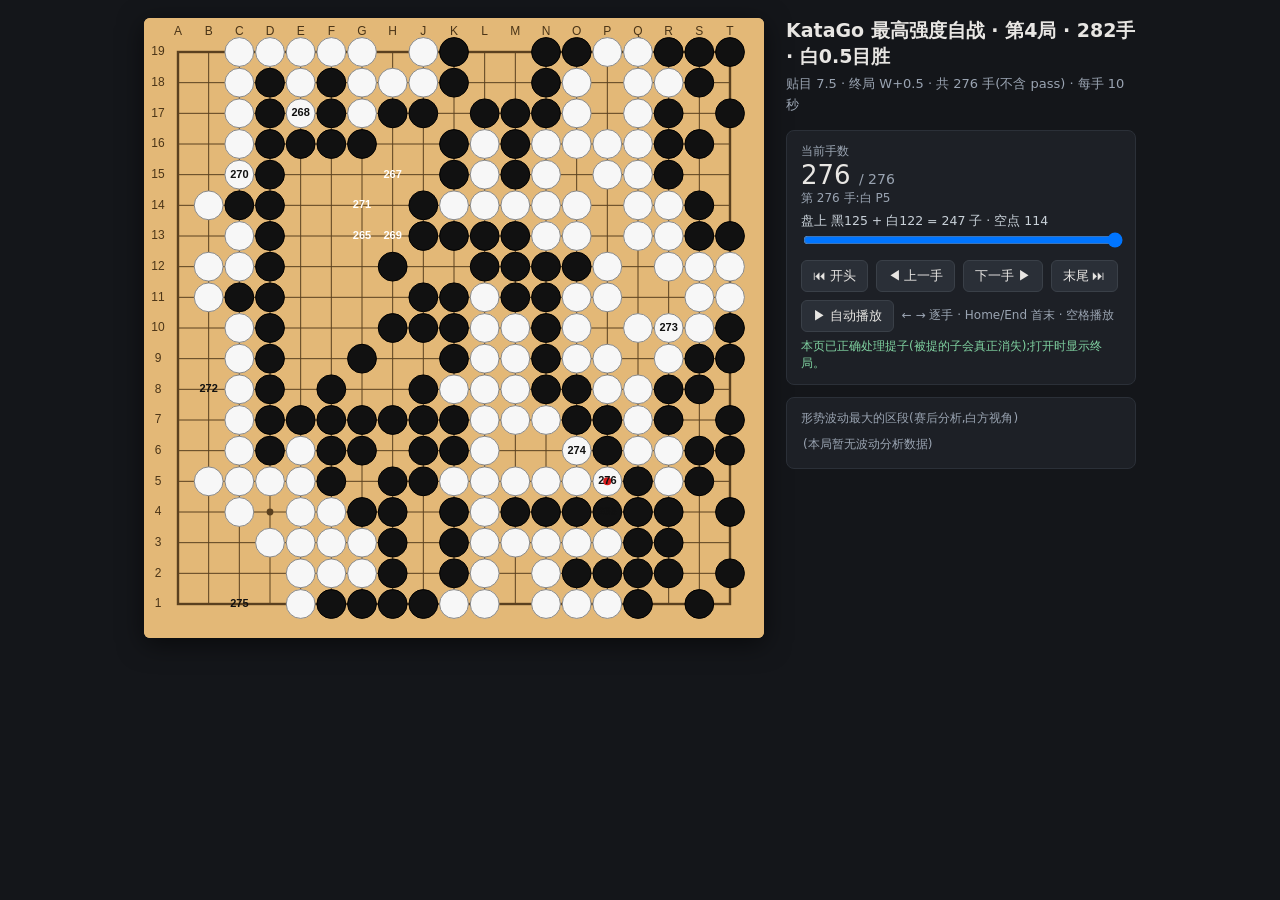
<file: games/g4/viewer.html>
<!DOCTYPE html>
<html lang="zh-CN"><head><meta charset="utf-8">
<title>KataGo 最高强度自战 · 第4局 · 282手 · 白0.5目胜</title>
<style>
 body{margin:0;background:#14161a;color:#e8e6e3;font-family:"Microsoft YaHei",system-ui,sans-serif;
      display:flex;justify-content:center;padding:18px}
 .wrap{display:flex;gap:22px;align-items:flex-start;flex-wrap:wrap;justify-content:center}
 canvas{background:#e3b877;border-radius:6px;box-shadow:0 6px 26px rgba(0,0,0,.55)}
 .panel{width:350px}
 h1{font-size:19px;margin:0 0 4px}
 .sub{color:#9aa4b2;font-size:13px;margin-bottom:14px;line-height:1.6}
 .card{background:#1d2026;border:1px solid #2b3038;border-radius:8px;padding:12px 14px;margin-bottom:12px}
 .big{font-size:26px;font-variant-numeric:tabular-nums}
 .row{display:flex;gap:8px;align-items:center;margin-top:8px;flex-wrap:wrap}
 button{background:#2a2f37;color:#e8e6e3;border:1px solid #3a4048;border-radius:6px;
        padding:6px 11px;cursor:pointer;font-size:13px}
 button:hover{background:#343a44}
 input[type=range]{width:100%}
 .k{color:#9aa4b2;font-size:12px}
 .key{color:#7fd1a0}
 .stat{display:flex;gap:14px;font-size:12.5px;color:#c9d1d9;margin-top:6px;flex-wrap:wrap}
 table{width:100%;border-collapse:collapse;font-size:12.5px}
 td{padding:3px 2px;color:#c9d1d9}
 td.n{color:#9aa4b2;width:92px}
 .hint{color:#7fd1a0;font-size:12px;margin-top:6px}
</style></head><body>
<div class="wrap">
  <canvas id="bd" width="620" height="620"></canvas>
  <div class="panel">
    <h1>KataGo 最高强度自战 · 第4局 · 282手 · 白0.5目胜</h1>
    <div class="sub" id="meta"></div>
    <div class="card">
      <div class="k">当前手数</div>
      <div class="big"><span id="n">0</span> <span style="font-size:14px;color:#9aa4b2" id="tot"></span></div>
      <div class="k" id="last">—</div>
      <div class="stat" id="live"></div>
      <input type="range" id="sl" min="0" max="100" value="100">
      <div class="row">
        <button onclick="go(0)">⏮ 开头</button>
        <button onclick="step(-1)">◀ 上一手</button>
        <button onclick="step(1)">下一手 ▶</button>
        <button onclick="go(TOTAL)">末尾 ⏭</button>
      </div>
      <div class="row"><button onclick="auto()" id="ab">▶ 自动播放</button>
        <span class="k">← → 逐手 · Home/End 首末 · 空格播放</span></div>
      <div class="hint">本页已正确处理提子(被提的子会真正消失);打开时显示终局。</div>
    </div>
    <div class="card">
      <div class="k" style="margin-bottom:6px">形势波动最大的区段(赛后分析,白方视角)</div>
      <table id="sw"></table>
    </div>
  </div>
</div>
<script>
const MOVES = [{"c": "b", "p": "Q15"}, {"c": "w", "p": "Q4"}, {"c": "b", "p": "Q17"}, {"c": "w", "p": "D17"}, {"c": "b", "p": "D4"}, {"c": "w", "p": "C14"}, {"c": "b", "p": "R3"}, {"c": "w", "p": "Q3"}, {"c": "b", "p": "R4"}, {"c": "w", "p": "R6"}, {"c": "b", "p": "R5"}, {"c": "w", "p": "Q5"}, {"c": "b", "p": "S6"}, {"c": "w", "p": "C3"}, {"c": "b", "p": "D3"}, {"c": "w", "p": "C4"}, {"c": "b", "p": "D5"}, {"c": "w", "p": "C5"}, {"c": "b", "p": "C6"}, {"c": "w", "p": "B6"}, {"c": "b", "p": "M4"}, {"c": "w", "p": "R7"}, {"c": "b", "p": "S7"}, {"c": "w", "p": "R8"}, {"c": "b", "p": "P6"}, {"c": "w", "p": "R2"}, {"c": "b", "p": "S2"}, {"c": "w", "p": "S3"}, {"c": "b", "p": "S4"}, {"c": "w", "p": "T2"}, {"c": "b", "p": "T3"}, {"c": "w", "p": "S1"}, {"c": "b", "p": "T1"}, {"c": "w", "p": "Q14"}, {"c": "b", "p": "R1"}, {"c": "w", "p": "R15"}, {"c": "b", "p": "R16"}, {"c": "w", "p": "P15"}, {"c": "b", "p": "Q16"}, {"c": "w", "p": "O7"}, {"c": "b", "p": "P14"}, {"c": "w", "p": "Q13"}, {"c": "b", "p": "P7"}, {"c": "w", "p": "N5"}, {"c": "b", "p": "O8"}, {"c": "w", "p": "N4"}, {"c": "b", "p": "Q11"}, {"c": "w", "p": "O14"}, {"c": "b", "p": "P13"}, {"c": "w", "p": "P12"}, {"c": "b", "p": "O13"}, {"c": "w", "p": "Q12"}, {"c": "b", "p": "Q9"}, {"c": "w", "p": "P11"}, {"c": "b", "p": "R9"}, {"c": "w", "p": "O9"}, {"c": "b", "p": "N8"}, {"c": "w", "p": "N13"}, {"c": "b", "p": "O12"}, {"c": "w", "p": "P9"}, {"c": "b", "p": "N12"}, {"c": "w", "p": "P8"}, {"c": "b", "p": "Q8"}, {"c": "w", "p": "N7"}, {"c": "b", "p": "N9"}, {"c": "w", "p": "Q6"}, {"c": "b", "p": "N10"}, {"c": "w", "p": "O11"}, {"c": "b", "p": "N11"}, {"c": "w", "p": "S8"}, {"c": "b", "p": "M7"}, {"c": "w", "p": "M6"}, {"c": "b", "p": "R12"}, {"c": "w", "p": "S13"}, {"c": "b", "p": "O5"}, {"c": "w", "p": "N6"}, {"c": "b", "p": "S12"}, {"c": "w", "p": "R11"}, {"c": "b", "p": "S11"}, {"c": "w", "p": "Q7"}, {"c": "b", "p": "S15"}, {"c": "w", "p": "Q10"}, {"c": "b", "p": "K16"}, {"c": "w", "p": "L13"}, {"c": "b", "p": "J14"}, {"c": "w", "p": "K12"}, {"c": "b", "p": "M14"}, {"c": "w", "p": "K15"}, {"c": "b", "p": "J15"}, {"c": "w", "p": "L15"}, {"c": "b", "p": "J12"}, {"c": "w", "p": "L16"}, {"c": "b", "p": "K17"}, {"c": "w", "p": "J11"}, {"c": "b", "p": "J13"}, {"c": "w", "p": "M13"}, {"c": "b", "p": "N14"}, {"c": "w", "p": "L14"}, {"c": "b", "p": "K11"}, {"c": "w", "p": "L11"}, {"c": "b", "p": "K10"}, {"c": "w", "p": "L10"}, {"c": "b", "p": "K9"}, {"c": "w", "p": "L9"}, {"c": "b", "p": "L8"}, {"c": "w", "p": "K8"}, {"c": "b", "p": "K7"}, {"c": "w", "p": "J8"}, {"c": "b", "p": "J10"}, {"c": "w", "p": "O15"}, {"c": "b", "p": "N16"}, {"c": "w", "p": "L17"}, {"c": "b", "p": "K18"}, {"c": "w", "p": "H11"}, {"c": "b", "p": "H10"}, {"c": "w", "p": "N15"}, {"c": "b", "p": "G11"}, {"c": "w", "p": "L6"}, {"c": "b", "p": "L7"}, {"c": "w", "p": "N18"}, {"c": "b", "p": "O18"}, {"c": "w", "p": "O17"}, {"c": "b", "p": "O16"}, {"c": "w", "p": "N17"}, {"c": "b", "p": "P16"}, {"c": "w", "p": "L18"}, {"c": "b", "p": "P18"}, {"c": "w", "p": "M15"}, {"c": "b", "p": "M16"}, {"c": "w", "p": "H12"}, {"c": "b", "p": "J7"}, {"c": "w", "p": "G12"}, {"c": "b", "p": "H8"}, {"c": "w", "p": "G17"}, {"c": "b", "p": "G16"}, {"c": "w", "p": "F16"}, {"c": "b", "p": "H17"}, {"c": "w", "p": "G15"}, {"c": "b", "p": "H16"}, {"c": "w", "p": "G18"}, {"c": "b", "p": "F15"}, {"c": "w", "p": "E16"}, {"c": "b", "p": "F14"}, {"c": "w", "p": "M17"}, {"c": "b", "p": "R13"}, {"c": "w", "p": "R14"}, {"c": "b", "p": "S14"}, {"c": "w", "p": "S10"}, {"c": "b", "p": "D14"}, {"c": "w", "p": "S16"}, {"c": "b", "p": "T13"}, {"c": "w", "p": "S17"}, {"c": "b", "p": "R18"}, {"c": "w", "p": "D15"}, {"c": "b", "p": "D13"}, {"c": "w", "p": "C13"}, {"c": "b", "p": "D12"}, {"c": "w", "p": "C7"}, {"c": "b", "p": "C15"}, {"c": "w", "p": "B15"}, {"c": "b", "p": "D6"}, {"c": "w", "p": "C2"}, {"c": "b", "p": "K4"}, {"c": "w", "p": "E2"}, {"c": "b", "p": "D8"}, {"c": "w", "p": "C8"}, {"c": "b", "p": "D7"}, {"c": "w", "p": "S18"}, {"c": "b", "p": "S19"}, {"c": "w", "p": "O19"}, {"c": "b", "p": "C9"}, {"c": "w", "p": "P17"}, {"c": "b", "p": "T18"}, {"c": "w", "p": "P19"}, {"c": "b", "p": "Q18"}, {"c": "w", "p": "T15"}, {"c": "b", "p": "T14"}, {"c": "w", "p": "T17"}, {"c": "b", "p": "R17"}, {"c": "w", "p": "B9"}, {"c": "b", "p": "T16"}, {"c": "w", "p": "C10"}, {"c": "b", "p": "D9"}, {"c": "w", "p": "C12"}, {"c": "b", "p": "D11"}, {"c": "w", "p": "C11"}, {"c": "b", "p": "F3"}, {"c": "w", "p": "E15"}, {"c": "b", "p": "N3"}, {"c": "w", "p": "O3"}, {"c": "b", "p": "N2"}, {"c": "w", "p": "G2"}, {"c": "b", "p": "F2"}, {"c": "w", "p": "E14"}, {"c": "b", "p": "F13"}, {"c": "w", "p": "F1"}, {"c": "b", "p": "H18"}, {"c": "w", "p": "L19"}, {"c": "b", "p": "H3"}, {"c": "w", "p": "E3"}, {"c": "b", "p": "D2"}, {"c": "w", "p": "D1"}, {"c": "b", "p": "E4"}, {"c": "w", "p": "H2"}, {"c": "b", "p": "J3"}, {"c": "w", "p": "O2"}, {"c": "b", "p": "G19"}, {"c": "w", "p": "E18"}, {"c": "b", "p": "M3"}, {"c": "w", "p": "K6"}, {"c": "b", "p": "J6"}, {"c": "w", "p": "G3"}, {"c": "b", "p": "E1"}, {"c": "w", "p": "E2"}, {"c": "b", "p": "G4"}, {"c": "w", "p": "J2"}, {"c": "b", "p": "K2"}, {"c": "w", "p": "Q2"}, {"c": "b", "p": "F19"}, {"c": "w", "p": "L4"}, {"c": "b", "p": "L3"}, {"c": "w", "p": "G1"}, {"c": "b", "p": "E13"}, {"c": "w", "p": "J1"}, {"c": "b", "p": "K1"}, {"c": "w", "p": "K19"}, {"c": "b", "p": "J19"}, {"c": "w", "p": "F18"}, {"c": "b", "p": "T7"}, {"c": "w", "p": "E1"}, {"c": "b", "p": "K5"}, {"c": "w", "p": "E19"}, {"c": "b", "p": "H19"}, {"c": "w", "p": "O10"}, {"c": "b", "p": "D10"}, {"c": "w", "p": "T8"}, {"c": "b", "p": "T10"}, {"c": "w", "p": "T9"}, {"c": "b", "p": "T11"}, {"c": "w", "p": "L5"}, {"c": "b", "p": "Q19"}, {"c": "w", "p": "N19"}, {"c": "b", "p": "O1"}, {"c": "w", "p": "P1"}, {"c": "b", "p": "K13"}, {"c": "w", "p": "L12"}, {"c": "b", "p": "N1"}, {"c": "w", "p": "E3"}, {"c": "b", "p": "F4"}, {"c": "w", "p": "Q1"}, {"c": "b", "p": "S1"}, {"c": "w", "p": "O4"}, {"c": "b", "p": "M8"}, {"c": "w", "p": "M12"}, {"c": "b", "p": "K14"}, {"c": "w", "p": "S9"}, {"c": "b", "p": "J9"}, {"c": "w", "p": "M10"}, {"c": "b", "p": "M5"}, {"c": "w", "p": "M11"}, {"c": "b", "p": "M9"}, {"c": "w", "p": "F17"}, {"c": "b", "p": "F12"}, {"c": "w", "p": "C16"}, {"c": "b", "p": "G13"}, {"c": "w", "p": "P4"}, {"c": "b", "p": "H15"}, {"c": "w", "p": "E17"}, {"c": "b", "p": "H13"}, {"c": "w", "p": "C15"}, {"c": "b", "p": "G14"}, {"c": "w", "p": "B8"}, {"c": "w", "p": "R10"}, {"c": "w", "p": "O6"}, {"c": "w", "p": "C1"}, {"c": "w", "p": "P5"}];
const SNAPS = [[[0, 0, 0, 0, 0, 0, 0, 0, 0, 0, 0, 0, 0, 0, 0, 0, 0, 0, 0], [0, 0, 0, 0, 0, 0, 0, 0, 0, 0, 0, 0, 0, 0, 0, 0, 0, 0, 0], [0, 0, 0, 0, 0, 0, 0, 0, 0, 0, 0, 0, 0, 0, 0, 0, 0, 0, 0], [0, 0, 0, 0, 0, 0, 0, 0, 0, 0, 0, 0, 0, 0, 0, 0, 0, 0, 0], [0, 0, 0, 0, 0, 0, 0, 0, 0, 0, 0, 0, 0, 0, 0, 0, 0, 0, 0], [0, 0, 0, 0, 0, 0, 0, 0, 0, 0, 0, 0, 0, 0, 0, 0, 0, 0, 0], [0, 0, 0, 0, 0, 0, 0, 0, 0, 0, 0, 0, 0, 0, 0, 0, 0, 0, 0], [0, 0, 0, 0, 0, 0, 0, 0, 0, 0, 0, 0, 0, 0, 0, 0, 0, 0, 0], [0, 0, 0, 0, 0, 0, 0, 0, 0, 0, 0, 0, 0, 0, 0, 0, 0, 0, 0], [0, 0, 0, 0, 0, 0, 0, 0, 0, 0, 0, 0, 0, 0, 0, 0, 0, 0, 0], [0, 0, 0, 0, 0, 0, 0, 0, 0, 0, 0, 0, 0, 0, 0, 0, 0, 0, 0], [0, 0, 0, 0, 0, 0, 0, 0, 0, 0, 0, 0, 0, 0, 0, 0, 0, 0, 0], [0, 0, 0, 0, 0, 0, 0, 0, 0, 0, 0, 0, 0, 0, 0, 0, 0, 0, 0], [0, 0, 0, 0, 0, 0, 0, 0, 0, 0, 0, 0, 0, 0, 0, 0, 0, 0, 0], [0, 0, 0, 0, 0, 0, 0, 0, 0, 0, 0, 0, 0, 0, 0, 1, 0, 0, 0], [0, 0, 0, 0, 0, 0, 0, 0, 0, 0, 0, 0, 0, 0, 0, 0, 0, 0, 0], [0, 0, 0, 0, 0, 0, 0, 0, 0, 0, 0, 0, 0, 0, 0, 0, 0, 0, 0], [0, 0, 0, 0, 0, 0, 0, 0, 0, 0, 0, 0, 0, 0, 0, 0, 0, 0, 0], [0, 0, 0, 0, 0, 0, 0, 0, 0, 0, 0, 0, 0, 0, 0, 0, 0, 0, 0]], [[0, 0, 0, 0, 0, 0, 0, 0, 0, 0, 0, 0, 0, 0, 0, 0, 0, 0, 0], [0, 0, 0, 0, 0, 0, 0, 0, 0, 0, 0, 0, 0, 0, 0, 0, 0, 0, 0], [0, 0, 0, 0, 0, 0, 0, 0, 0, 0, 0, 0, 0, 0, 0, 0, 0, 0, 0], [0, 0, 0, 0, 0, 0, 0, 0, 0, 0, 0, 0, 0, 0, 0, 2, 0, 0, 0], [0, 0, 0, 0, 0, 0, 0, 0, 0, 0, 0, 0, 0, 0, 0, 0, 0, 0, 0], [0, 0, 0, 0, 0, 0, 0, 0, 0, 0, 0, 0, 0, 0, 0, 0, 0, 0, 0], [0, 0, 0, 0, 0, 0, 0, 0, 0, 0, 0, 0, 0, 0, 0, 0, 0, 0, 0], [0, 0, 0, 0, 0, 0, 0, 0, 0, 0, 0, 0, 0, 0, 0, 0, 0, 0, 0], [0, 0, 0, 0, 0, 0, 0, 0, 0, 0, 0, 0, 0, 0, 0, 0, 0, 0, 0], [0, 0, 0, 0, 0, 0, 0, 0, 0, 0, 0, 0, 0, 0, 0, 0, 0, 0, 0], [0, 0, 0, 0, 0, 0, 0, 0, 0, 0, 0, 0, 0, 0, 0, 0, 0, 0, 0], [0, 0, 0, 0, 0, 0, 0, 0, 0, 0, 0, 0, 0, 0, 0, 0, 0, 0, 0], [0, 0, 0, 0, 0, 0, 0, 0, 0, 0, 0, 0, 0, 0, 0, 0, 0, 0, 0], [0, 0, 0, 0, 0, 0, 0, 0, 0, 0, 0, 0, 0, 0, 0, 0, 0, 0, 0], [0, 0, 0, 0, 0, 0, 0, 0, 0, 0, 0, 0, 0, 0, 0, 1, 0, 0, 0], [0, 0, 0, 0, 0, 0, 0, 0, 0, 0, 0, 0, 0, 0, 0, 0, 0, 0, 0], [0, 0, 0, 0, 0, 0, 0, 0, 0, 0, 0, 0, 0, 0, 0, 0, 0, 0, 0], [0, 0, 0, 0, 0, 0, 0, 0, 0, 0, 0, 0, 0, 0, 0, 0, 0, 0, 0], [0, 0, 0, 0, 0, 0, 0, 0, 0, 0, 0, 0, 0, 0, 0, 0, 0, 0, 0]], [[0, 0, 0, 0, 0, 0, 0, 0, 0, 0, 0, 0, 0, 0, 0, 0, 0, 0, 0], [0, 0, 0, 0, 0, 0, 0, 0, 0, 0, 0, 0, 0, 0, 0, 0, 0, 0, 0], [0, 0, 0, 0, 0, 0, 0, 0, 0, 0, 0, 0, 0, 0, 0, 0, 0, 0, 0], [0, 0, 0, 0, 0, 0, 0, 0, 0, 0, 0, 0, 0, 0, 0, 2, 0, 0, 0], [0, 0, 0, 0, 0, 0, 0, 0, 0, 0, 0, 0, 0, 0, 0, 0, 0, 0, 0], [0, 0, 0, 0, 0, 0, 0, 0, 0, 0, 0, 0, 0, 0, 0, 0, 0, 0, 0], [0, 0, 0, 0, 0, 0, 0, 0, 0, 0, 0, 0, 0, 0, 0, 0, 0, 0, 0], [0, 0, 0, 0, 0, 0, 0, 0, 0, 0, 0, 0, 0, 0, 0, 0, 0, 0, 0], [0, 0, 0, 0, 0, 0, 0, 0, 0, 0, 0, 0, 0, 0, 0, 0, 0, 0, 0], [0, 0, 0, 0, 0, 0, 0, 0, 0, 0, 0, 0, 0, 0, 0, 0, 0, 0, 0], [0, 0, 0, 0, 0, 0, 0, 0, 0, 0, 0, 0, 0, 0, 0, 0, 0, 0, 0], [0, 0, 0, 0, 0, 0, 0, 0, 0, 0, 0, 0, 0, 0, 0, 0, 0, 0, 0], [0, 0, 0, 0, 0, 0, 0, 0, 0, 0, 0, 0, 0, 0, 0, 0, 0, 0, 0], [0, 0, 0, 0, 0, 0, 0, 0, 0, 0, 0, 0, 0, 0, 0, 0, 0, 0, 0], [0, 0, 0, 0, 0, 0, 0, 0, 0, 0, 0, 0, 0, 0, 0, 1, 0, 0, 0], [0, 0, 0, 0, 0, 0, 0, 0, 0, 0, 0, 0, 0, 0, 0, 0, 0, 0, 0], [0, 0, 0, 0, 0, 0, 0, 0, 0, 0, 0, 0, 0, 0, 0, 1, 0, 0, 0], [0, 0, 0, 0, 0, 0, 0, 0, 0, 0, 0, 0, 0, 0, 0, 0, 0, 0, 0], [0, 0, 0, 0, 0, 0, 0, 0, 0, 0, 0, 0, 0, 0, 0, 0, 0, 0, 0]], [[0, 0, 0, 0, 0, 0, 0, 0, 0, 0, 0, 0, 0, 0, 0, 0, 0, 0, 0], [0, 0, 0, 0, 0, 0, 0, 0, 0, 0, 0, 0, 0, 0, 0, 0, 0, 0, 0], [0, 0, 0, 0, 0, 0, 0, 0, 0, 0, 0, 0, 0, 0, 0, 0, 0, 0, 0], [0, 0, 0, 0, 0, 0, 0, 0, 0, 0, 0, 0, 0, 0, 0, 2, 0, 0, 0], [0, 0, 0, 0, 0, 0, 0, 0, 0, 0, 0, 0, 0, 0, 0, 0, 0, 0, 0], [0, 0, 0, 0, 0, 0, 0, 0, 0, 0, 0, 0, 0, 0, 0, 0, 0, 0, 0], [0, 0, 0, 0, 0, 0, 0, 0, 0, 0, 0, 0, 0, 0, 0, 0, 0, 0, 0], [0, 0, 0, 0, 0, 0, 0, 0, 0, 0, 0, 0, 0, 0, 0, 0, 0, 0, 0], [0, 0, 0, 0, 0, 0, 0, 0, 0, 0, 0, 0, 0, 0, 0, 0, 0, 0, 0], [0, 0, 0, 0, 0, 0, 0, 0, 0, 0, 0, 0, 0, 0, 0, 0, 0, 0, 0], [0, 0, 0, 0, 0, 0, 0, 0, 0, 0, 0, 0, 0, 0, 0, 0, 0, 0, 0], [0, 0, 0, 0, 0, 0, 0, 0, 0, 0, 0, 0, 0, 0, 0, 0, 0, 0, 0], [0, 0, 0, 0, 0, 0, 0, 0, 0, 0, 0, 0, 0, 0, 0, 0, 0, 0, 0], [0, 0, 0, 0, 0, 0, 0, 0, 0, 0, 0, 0, 0, 0, 0, 0, 0, 0, 0], [0, 0, 0, 0, 0, 0, 0, 0, 0, 0, 0, 0, 0, 0, 0, 1, 0, 0, 0], [0, 0, 0, 0, 0, 0, 0, 0, 0, 0, 0, 0, 0, 0, 0, 0, 0, 0, 0], [0, 0, 0, 2, 0, 0, 0, 0, 0, 0, 0, 0, 0, 0, 0, 1, 0, 0, 0], [0, 0, 0, 0, 0, 0, 0, 0, 0, 0, 0, 0, 0, 0, 0, 0, 0, 0, 0], [0, 0, 0, 0, 0, 0, 0, 0, 0, 0, 0, 0, 0, 0, 0, 0, 0, 0, 0]], [[0, 0, 0, 0, 0, 0, 0, 0, 0, 0, 0, 0, 0, 0, 0, 0, 0, 0, 0], [0, 0, 0, 0, 0, 0, 0, 0, 0, 0, 0, 0, 0, 0, 0, 0, 0, 0, 0], [0, 0, 0, 0, 0, 0, 0, 0, 0, 0, 0, 0, 0, 0, 0, 0, 0, 0, 0], [0, 0, 0, 1, 0, 0, 0, 0, 0, 0, 0, 0, 0, 0, 0, 2, 0, 0, 0], [0, 0, 0, 0, 0, 0, 0, 0, 0, 0, 0, 0, 0, 0, 0, 0, 0, 0, 0], [0, 0, 0, 0, 0, 0, 0, 0, 0, 0, 0, 0, 0, 0, 0, 0, 0, 0, 0], [0, 0, 0, 0, 0, 0, 0, 0, 0, 0, 0, 0, 0, 0, 0, 0, 0, 0, 0], [0, 0, 0, 0, 0, 0, 0, 0, 0, 0, 0, 0, 0, 0, 0, 0, 0, 0, 0], [0, 0, 0, 0, 0, 0, 0, 0, 0, 0, 0, 0, 0, 0, 0, 0, 0, 0, 0], [0, 0, 0, 0, 0, 0, 0, 0, 0, 0, 0, 0, 0, 0, 0, 0, 0, 0, 0], [0, 0, 0, 0, 0, 0, 0, 0, 0, 0, 0, 0, 0, 0, 0, 0, 0, 0, 0], [0, 0, 0, 0, 0, 0, 0, 0, 0, 0, 0, 0, 0, 0, 0, 0, 0, 0, 0], [0, 0, 0, 0, 0, 0, 0, 0, 0, 0, 0, 0, 0, 0, 0, 0, 0, 0, 0], [0, 0, 0, 0, 0, 0, 0, 0, 0, 0, 0, 0, 0, 0, 0, 0, 0, 0, 0], [0, 0, 0, 0, 0, 0, 0, 0, 0, 0, 0, 0, 0, 0, 0, 1, 0, 0, 0], [0, 0, 0, 0, 0, 0, 0, 0, 0, 0, 0, 0, 0, 0, 0, 0, 0, 0, 0], [0, 0, 0, 2, 0, 0, 0, 0, 0, 0, 0, 0, 0, 0, 0, 1, 0, 0, 0], [0, 0, 0, 0, 0, 0, 0, 0, 0, 0, 0, 0, 0, 0, 0, 0, 0, 0, 0], [0, 0, 0, 0, 0, 0, 0, 0, 0, 0, 0, 0, 0, 0, 0, 0, 0, 0, 0]], [[0, 0, 0, 0, 0, 0, 0, 0, 0, 0, 0, 0, 0, 0, 0, 0, 0, 0, 0], [0, 0, 0, 0, 0, 0, 0, 0, 0, 0, 0, 0, 0, 0, 0, 0, 0, 0, 0], [0, 0, 0, 0, 0, 0, 0, 0, 0, 0, 0, 0, 0, 0, 0, 0, 0, 0, 0], [0, 0, 0, 1, 0, 0, 0, 0, 0, 0, 0, 0, 0, 0, 0, 2, 0, 0, 0], [0, 0, 0, 0, 0, 0, 0, 0, 0, 0, 0, 0, 0, 0, 0, 0, 0, 0, 0], [0, 0, 0, 0, 0, 0, 0, 0, 0, 0, 0, 0, 0, 0, 0, 0, 0, 0, 0], [0, 0, 0, 0, 0, 0, 0, 0, 0, 0, 0, 0, 0, 0, 0, 0, 0, 0, 0], [0, 0, 0, 0, 0, 0, 0, 0, 0, 0, 0, 0, 0, 0, 0, 0, 0, 0, 0], [0, 0, 0, 0, 0, 0, 0, 0, 0, 0, 0, 0, 0, 0, 0, 0, 0, 0, 0], [0, 0, 0, 0, 0, 0, 0, 0, 0, 0, 0, 0, 0, 0, 0, 0, 0, 0, 0], [0, 0, 0, 0, 0, 0, 0, 0, 0, 0, 0, 0, 0, 0, 0, 0, 0, 0, 0], [0, 0, 0, 0, 0, 0, 0, 0, 0, 0, 0, 0, 0, 0, 0, 0, 0, 0, 0], [0, 0, 0, 0, 0, 0, 0, 0, 0, 0, 0, 0, 0, 0, 0, 0, 0, 0, 0], [0, 0, 2, 0, 0, 0, 0, 0, 0, 0, 0, 0, 0, 0, 0, 0, 0, 0, 0], [0, 0, 0, 0, 0, 0, 0, 0, 0, 0, 0, 0, 0, 0, 0, 1, 0, 0, 0], [0, 0, 0, 0, 0, 0, 0, 0, 0, 0, 0, 0, 0, 0, 0, 0, 0, 0, 0], [0, 0, 0, 2, 0, 0, 0, 0, 0, 0, 0, 0, 0, 0, 0, 1, 0, 0, 0], [0, 0, 0, 0, 0, 0, 0, 0, 0, 0, 0, 0, 0, 0, 0, 0, 0, 0, 0], [0, 0, 0, 0, 0, 0, 0, 0, 0, 0, 0, 0, 0, 0, 0, 0, 0, 0, 0]], [[0, 0, 0, 0, 0, 0, 0, 0, 0, 0, 0, 0, 0, 0, 0, 0, 0, 0, 0], [0, 0, 0, 0, 0, 0, 0, 0, 0, 0, 0, 0, 0, 0, 0, 0, 0, 0, 0], [0, 0, 0, 0, 0, 0, 0, 0, 0, 0, 0, 0, 0, 0, 0, 0, 1, 0, 0], [0, 0, 0, 1, 0, 0, 0, 0, 0, 0, 0, 0, 0, 0, 0, 2, 0, 0, 0], [0, 0, 0, 0, 0, 0, 0, 0, 0, 0, 0, 0, 0, 0, 0, 0, 0, 0, 0], [0, 0, 0, 0, 0, 0, 0, 0, 0, 0, 0, 0, 0, 0, 0, 0, 0, 0, 0], [0, 0, 0, 0, 0, 0, 0, 0, 0, 0, 0, 0, 0, 0, 0, 0, 0, 0, 0], [0, 0, 0, 0, 0, 0, 0, 0, 0, 0, 0, 0, 0, 0, 0, 0, 0, 0, 0], [0, 0, 0, 0, 0, 0, 0, 0, 0, 0, 0, 0, 0, 0, 0, 0, 0, 0, 0], [0, 0, 0, 0, 0, 0, 0, 0, 0, 0, 0, 0, 0, 0, 0, 0, 0, 0, 0], [0, 0, 0, 0, 0, 0, 0, 0, 0, 0, 0, 0, 0, 0, 0, 0, 0, 0, 0], [0, 0, 0, 0, 0, 0, 0, 0, 0, 0, 0, 0, 0, 0, 0, 0, 0, 0, 0], [0, 0, 0, 0, 0, 0, 0, 0, 0, 0, 0, 0, 0, 0, 0, 0, 0, 0, 0], [0, 0, 2, 0, 0, 0, 0, 0, 0, 0, 0, 0, 0, 0, 0, 0, 0, 0, 0], [0, 0, 0, 0, 0, 0, 0, 0, 0, 0, 0, 0, 0, 0, 0, 1, 0, 0, 0], [0, 0, 0, 0, 0, 0, 0, 0, 0, 0, 0, 0, 0, 0, 0, 0, 0, 0, 0], [0, 0, 0, 2, 0, 0, 0, 0, 0, 0, 0, 0, 0, 0, 0, 1, 0, 0, 0], [0, 0, 0, 0, 0, 0, 0, 0, 0, 0, 0, 0, 0, 0, 0, 0, 0, 0, 0], [0, 0, 0, 0, 0, 0, 0, 0, 0, 0, 0, 0, 0, 0, 0, 0, 0, 0, 0]], [[0, 0, 0, 0, 0, 0, 0, 0, 0, 0, 0, 0, 0, 0, 0, 0, 0, 0, 0], [0, 0, 0, 0, 0, 0, 0, 0, 0, 0, 0, 0, 0, 0, 0, 0, 0, 0, 0], [0, 0, 0, 0, 0, 0, 0, 0, 0, 0, 0, 0, 0, 0, 0, 2, 1, 0, 0], [0, 0, 0, 1, 0, 0, 0, 0, 0, 0, 0, 0, 0, 0, 0, 2, 0, 0, 0], [0, 0, 0, 0, 0, 0, 0, 0, 0, 0, 0, 0, 0, 0, 0, 0, 0, 0, 0], [0, 0, 0, 0, 0, 0, 0, 0, 0, 0, 0, 0, 0, 0, 0, 0, 0, 0, 0], [0, 0, 0, 0, 0, 0, 0, 0, 0, 0, 0, 0, 0, 0, 0, 0, 0, 0, 0], [0, 0, 0, 0, 0, 0, 0, 0, 0, 0, 0, 0, 0, 0, 0, 0, 0, 0, 0], [0, 0, 0, 0, 0, 0, 0, 0, 0, 0, 0, 0, 0, 0, 0, 0, 0, 0, 0], [0, 0, 0, 0, 0, 0, 0, 0, 0, 0, 0, 0, 0, 0, 0, 0, 0, 0, 0], [0, 0, 0, 0, 0, 0, 0, 0, 0, 0, 0, 0, 0, 0, 0, 0, 0, 0, 0], [0, 0, 0, 0, 0, 0, 0, 0, 0, 0, 0, 0, 0, 0, 0, 0, 0, 0, 0], [0, 0, 0, 0, 0, 0, 0, 0, 0, 0, 0, 0, 0, 0, 0, 0, 0, 0, 0], [0, 0, 2, 0, 0, 0, 0, 0, 0, 0, 0, 0, 0, 0, 0, 0, 0, 0, 0], [0, 0, 0, 0, 0, 0, 0, 0, 0, 0, 0, 0, 0, 0, 0, 1, 0, 0, 0], [0, 0, 0, 0, 0, 0, 0, 0, 0, 0, 0, 0, 0, 0, 0, 0, 0, 0, 0], [0, 0, 0, 2, 0, 0, 0, 0, 0, 0, 0, 0, 0, 0, 0, 1, 0, 0, 0], [0, 0, 0, 0, 0, 0, 0, 0, 0, 0, 0, 0, 0, 0, 0, 0, 0, 0, 0], [0, 0, 0, 0, 0, 0, 0, 0, 0, 0, 0, 0, 0, 0, 0, 0, 0, 0, 0]], [[0, 0, 0, 0, 0, 0, 0, 0, 0, 0, 0, 0, 0, 0, 0, 0, 0, 0, 0], [0, 0, 0, 0, 0, 0, 0, 0, 0, 0, 0, 0, 0, 0, 0, 0, 0, 0, 0], [0, 0, 0, 0, 0, 0, 0, 0, 0, 0, 0, 0, 0, 0, 0, 2, 1, 0, 0], [0, 0, 0, 1, 0, 0, 0, 0, 0, 0, 0, 0, 0, 0, 0, 2, 1, 0, 0], [0, 0, 0, 0, 0, 0, 0, 0, 0, 0, 0, 0, 0, 0, 0, 0, 0, 0, 0], [0, 0, 0, 0, 0, 0, 0, 0, 0, 0, 0, 0, 0, 0, 0, 0, 0, 0, 0], [0, 0, 0, 0, 0, 0, 0, 0, 0, 0, 0, 0, 0, 0, 0, 0, 0, 0, 0], [0, 0, 0, 0, 0, 0, 0, 0, 0, 0, 0, 0, 0, 0, 0, 0, 0, 0, 0], [0, 0, 0, 0, 0, 0, 0, 0, 0, 0, 0, 0, 0, 0, 0, 0, 0, 0, 0], [0, 0, 0, 0, 0, 0, 0, 0, 0, 0, 0, 0, 0, 0, 0, 0, 0, 0, 0], [0, 0, 0, 0, 0, 0, 0, 0, 0, 0, 0, 0, 0, 0, 0, 0, 0, 0, 0], [0, 0, 0, 0, 0, 0, 0, 0, 0, 0, 0, 0, 0, 0, 0, 0, 0, 0, 0], [0, 0, 0, 0, 0, 0, 0, 0, 0, 0, 0, 0, 0, 0, 0, 0, 0, 0, 0], [0, 0, 2, 0, 0, 0, 0, 0, 0, 0, 0, 0, 0, 0, 0, 0, 0, 0, 0], [0, 0, 0, 0, 0, 0, 0, 0, 0, 0, 0, 0, 0, 0, 0, 1, 0, 0, 0], [0, 0, 0, 0, 0, 0, 0, 0, 0, 0, 0, 0, 0, 0, 0, 0, 0, 0, 0], [0, 0, 0, 2, 0, 0, 0, 0, 0, 0, 0, 0, 0, 0, 0, 1, 0, 0, 0], [0, 0, 0, 0, 0, 0, 0, 0, 0, 0, 0, 0, 0, 0, 0, 0, 0, 0, 0], [0, 0, 0, 0, 0, 0, 0, 0, 0, 0, 0, 0, 0, 0, 0, 0, 0, 0, 0]], [[0, 0, 0, 0, 0, 0, 0, 0, 0, 0, 0, 0, 0, 0, 0, 0, 0, 0, 0], [0, 0, 0, 0, 0, 0, 0, 0, 0, 0, 0, 0, 0, 0, 0, 0, 0, 0, 0], [0, 0, 0, 0, 0, 0, 0, 0, 0, 0, 0, 0, 0, 0, 0, 2, 1, 0, 0], [0, 0, 0, 1, 0, 0, 0, 0, 0, 0, 0, 0, 0, 0, 0, 2, 1, 0, 0], [0, 0, 0, 0, 0, 0, 0, 0, 0, 0, 0, 0, 0, 0, 0, 0, 0, 0, 0], [0, 0, 0, 0, 0, 0, 0, 0, 0, 0, 0, 0, 0, 0, 0, 0, 2, 0, 0], [0, 0, 0, 0, 0, 0, 0, 0, 0, 0, 0, 0, 0, 0, 0, 0, 0, 0, 0], [0, 0, 0, 0, 0, 0, 0, 0, 0, 0, 0, 0, 0, 0, 0, 0, 0, 0, 0], [0, 0, 0, 0, 0, 0, 0, 0, 0, 0, 0, 0, 0, 0, 0, 0, 0, 0, 0], [0, 0, 0, 0, 0, 0, 0, 0, 0, 0, 0, 0, 0, 0, 0, 0, 0, 0, 0], [0, 0, 0, 0, 0, 0, 0, 0, 0, 0, 0, 0, 0, 0, 0, 0, 0, 0, 0], [0, 0, 0, 0, 0, 0, 0, 0, 0, 0, 0, 0, 0, 0, 0, 0, 0, 0, 0], [0, 0, 0, 0, 0, 0, 0, 0, 0, 0, 0, 0, 0, 0, 0, 0, 0, 0, 0], [0, 0, 2, 0, 0, 0, 0, 0, 0, 0, 0, 0, 0, 0, 0, 0, 0, 0, 0], [0, 0, 0, 0, 0, 0, 0, 0, 0, 0, 0, 0, 0, 0, 0, 1, 0, 0, 0], [0, 0, 0, 0, 0, 0, 0, 0, 0, 0, 0, 0, 0, 0, 0, 0, 0, 0, 0], [0, 0, 0, 2, 0, 0, 0, 0, 0, 0, 0, 0, 0, 0, 0, 1, 0, 0, 0], [0, 0, 0, 0, 0, 0, 0, 0, 0, 0, 0, 0, 0, 0, 0, 0, 0, 0, 0], [0, 0, 0, 0, 0, 0, 0, 0, 0, 0, 0, 0, 0, 0, 0, 0, 0, 0, 0]], [[0, 0, 0, 0, 0, 0, 0, 0, 0, 0, 0, 0, 0, 0, 0, 0, 0, 0, 0], [0, 0, 0, 0, 0, 0, 0, 0, 0, 0, 0, 0, 0, 0, 0, 0, 0, 0, 0], [0, 0, 0, 0, 0, 0, 0, 0, 0, 0, 0, 0, 0, 0, 0, 2, 1, 0, 0], [0, 0, 0, 1, 0, 0, 0, 0, 0, 0, 0, 0, 0, 0, 0, 2, 1, 0, 0], [0, 0, 0, 0, 0, 0, 0, 0, 0, 0, 0, 0, 0, 0, 0, 0, 1, 0, 0], [0, 0, 0, 0, 0, 0, 0, 0, 0, 0, 0, 0, 0, 0, 0, 0, 2, 0, 0], [0, 0, 0, 0, 0, 0, 0, 0, 0, 0, 0, 0, 0, 0, 0, 0, 0, 0, 0], [0, 0, 0, 0, 0, 0, 0, 0, 0, 0, 0, 0, 0, 0, 0, 0, 0, 0, 0], [0, 0, 0, 0, 0, 0, 0, 0, 0, 0, 0, 0, 0, 0, 0, 0, 0, 0, 0], [0, 0, 0, 0, 0, 0, 0, 0, 0, 0, 0, 0, 0, 0, 0, 0, 0, 0, 0], [0, 0, 0, 0, 0, 0, 0, 0, 0, 0, 0, 0, 0, 0, 0, 0, 0, 0, 0], [0, 0, 0, 0, 0, 0, 0, 0, 0, 0, 0, 0, 0, 0, 0, 0, 0, 0, 0], [0, 0, 0, 0, 0, 0, 0, 0, 0, 0, 0, 0, 0, 0, 0, 0, 0, 0, 0], [0, 0, 2, 0, 0, 0, 0, 0, 0, 0, 0, 0, 0, 0, 0, 0, 0, 0, 0], [0, 0, 0, 0, 0, 0, 0, 0, 0, 0, 0, 0, 0, 0, 0, 1, 0, 0, 0], [0, 0, 0, 0, 0, 0, 0, 0, 0, 0, 0, 0, 0, 0, 0, 0, 0, 0, 0], [0, 0, 0, 2, 0, 0, 0, 0, 0, 0, 0, 0, 0, 0, 0, 1, 0, 0, 0], [0, 0, 0, 0, 0, 0, 0, 0, 0, 0, 0, 0, 0, 0, 0, 0, 0, 0, 0], [0, 0, 0, 0, 0, 0, 0, 0, 0, 0, 0, 0, 0, 0, 0, 0, 0, 0, 0]], [[0, 0, 0, 0, 0, 0, 0, 0, 0, 0, 0, 0, 0, 0, 0, 0, 0, 0, 0], [0, 0, 0, 0, 0, 0, 0, 0, 0, 0, 0, 0, 0, 0, 0, 0, 0, 0, 0], [0, 0, 0, 0, 0, 0, 0, 0, 0, 0, 0, 0, 0, 0, 0, 2, 1, 0, 0], [0, 0, 0, 1, 0, 0, 0, 0, 0, 0, 0, 0, 0, 0, 0, 2, 1, 0, 0], [0, 0, 0, 0, 0, 0, 0, 0, 0, 0, 0, 0, 0, 0, 0, 2, 1, 0, 0], [0, 0, 0, 0, 0, 0, 0, 0, 0, 0, 0, 0, 0, 0, 0, 0, 2, 0, 0], [0, 0, 0, 0, 0, 0, 0, 0, 0, 0, 0, 0, 0, 0, 0, 0, 0, 0, 0], [0, 0, 0, 0, 0, 0, 0, 0, 0, 0, 0, 0, 0, 0, 0, 0, 0, 0, 0], [0, 0, 0, 0, 0, 0, 0, 0, 0, 0, 0, 0, 0, 0, 0, 0, 0, 0, 0], [0, 0, 0, 0, 0, 0, 0, 0, 0, 0, 0, 0, 0, 0, 0, 0, 0, 0, 0], [0, 0, 0, 0, 0, 0, 0, 0, 0, 0, 0, 0, 0, 0, 0, 0, 0, 0, 0], [0, 0, 0, 0, 0, 0, 0, 0, 0, 0, 0, 0, 0, 0, 0, 0, 0, 0, 0], [0, 0, 0, 0, 0, 0, 0, 0, 0, 0, 0, 0, 0, 0, 0, 0, 0, 0, 0], [0, 0, 2, 0, 0, 0, 0, 0, 0, 0, 0, 0, 0, 0, 0, 0, 0, 0, 0], [0, 0, 0, 0, 0, 0, 0, 0, 0, 0, 0, 0, 0, 0, 0, 1, 0, 0, 0], [0, 0, 0, 0, 0, 0, 0, 0, 0, 0, 0, 0, 0, 0, 0, 0, 0, 0, 0], [0, 0, 0, 2, 0, 0, 0, 0, 0, 0, 0, 0, 0, 0, 0, 1, 0, 0, 0], [0, 0, 0, 0, 0, 0, 0, 0, 0, 0, 0, 0, 0, 0, 0, 0, 0, 0, 0], [0, 0, 0, 0, 0, 0, 0, 0, 0, 0, 0, 0, 0, 0, 0, 0, 0, 0, 0]], [[0, 0, 0, 0, 0, 0, 0, 0, 0, 0, 0, 0, 0, 0, 0, 0, 0, 0, 0], [0, 0, 0, 0, 0, 0, 0, 0, 0, 0, 0, 0, 0, 0, 0, 0, 0, 0, 0], [0, 0, 0, 0, 0, 0, 0, 0, 0, 0, 0, 0, 0, 0, 0, 2, 1, 0, 0], [0, 0, 0, 1, 0, 0, 0, 0, 0, 0, 0, 0, 0, 0, 0, 2, 1, 0, 0], [0, 0, 0, 0, 0, 0, 0, 0, 0, 0, 0, 0, 0, 0, 0, 2, 1, 0, 0], [0, 0, 0, 0, 0, 0, 0, 0, 0, 0, 0, 0, 0, 0, 0, 0, 2, 1, 0], [0, 0, 0, 0, 0, 0, 0, 0, 0, 0, 0, 0, 0, 0, 0, 0, 0, 0, 0], [0, 0, 0, 0, 0, 0, 0, 0, 0, 0, 0, 0, 0, 0, 0, 0, 0, 0, 0], [0, 0, 0, 0, 0, 0, 0, 0, 0, 0, 0, 0, 0, 0, 0, 0, 0, 0, 0], [0, 0, 0, 0, 0, 0, 0, 0, 0, 0, 0, 0, 0, 0, 0, 0, 0, 0, 0], [0, 0, 0, 0, 0, 0, 0, 0, 0, 0, 0, 0, 0, 0, 0, 0, 0, 0, 0], [0, 0, 0, 0, 0, 0, 0, 0, 0, 0, 0, 0, 0, 0, 0, 0, 0, 0, 0], [0, 0, 0, 0, 0, 0, 0, 0, 0, 0, 0, 0, 0, 0, 0, 0, 0, 0, 0], [0, 0, 2, 0, 0, 0, 0, 0, 0, 0, 0, 0, 0, 0, 0, 0, 0, 0, 0], [0, 0, 0, 0, 0, 0, 0, 0, 0, 0, 0, 0, 0, 0, 0, 1, 0, 0, 0], [0, 0, 0, 0, 0, 0, 0, 0, 0, 0, 0, 0, 0, 0, 0, 0, 0, 0, 0], [0, 0, 0, 2, 0, 0, 0, 0, 0, 0, 0, 0, 0, 0, 0, 1, 0, 0, 0], [0, 0, 0, 0, 0, 0, 0, 0, 0, 0, 0, 0, 0, 0, 0, 0, 0, 0, 0], [0, 0, 0, 0, 0, 0, 0, 0, 0, 0, 0, 0, 0, 0, 0, 0, 0, 0, 0]], [[0, 0, 0, 0, 0, 0, 0, 0, 0, 0, 0, 0, 0, 0, 0, 0, 0, 0, 0], [0, 0, 0, 0, 0, 0, 0, 0, 0, 0, 0, 0, 0, 0, 0, 0, 0, 0, 0], [0, 0, 2, 0, 0, 0, 0, 0, 0, 0, 0, 0, 0, 0, 0, 2, 1, 0, 0], [0, 0, 0, 1, 0, 0, 0, 0, 0, 0, 0, 0, 0, 0, 0, 2, 1, 0, 0], [0, 0, 0, 0, 0, 0, 0, 0, 0, 0, 0, 0, 0, 0, 0, 2, 1, 0, 0], [0, 0, 0, 0, 0, 0, 0, 0, 0, 0, 0, 0, 0, 0, 0, 0, 2, 1, 0], [0, 0, 0, 0, 0, 0, 0, 0, 0, 0, 0, 0, 0, 0, 0, 0, 0, 0, 0], [0, 0, 0, 0, 0, 0, 0, 0, 0, 0, 0, 0, 0, 0, 0, 0, 0, 0, 0], [0, 0, 0, 0, 0, 0, 0, 0, 0, 0, 0, 0, 0, 0, 0, 0, 0, 0, 0], [0, 0, 0, 0, 0, 0, 0, 0, 0, 0, 0, 0, 0, 0, 0, 0, 0, 0, 0], [0, 0, 0, 0, 0, 0, 0, 0, 0, 0, 0, 0, 0, 0, 0, 0, 0, 0, 0], [0, 0, 0, 0, 0, 0, 0, 0, 0, 0, 0, 0, 0, 0, 0, 0, 0, 0, 0], [0, 0, 0, 0, 0, 0, 0, 0, 0, 0, 0, 0, 0, 0, 0, 0, 0, 0, 0], [0, 0, 2, 0, 0, 0, 0, 0, 0, 0, 0, 0, 0, 0, 0, 0, 0, 0, 0], [0, 0, 0, 0, 0, 0, 0, 0, 0, 0, 0, 0, 0, 0, 0, 1, 0, 0, 0], [0, 0, 0, 0, 0, 0, 0, 0, 0, 0, 0, 0, 0, 0, 0, 0, 0, 0, 0], [0, 0, 0, 2, 0, 0, 0, 0, 0, 0, 0, 0, 0, 0, 0, 1, 0, 0, 0], [0, 0, 0, 0, 0, 0, 0, 0, 0, 0, 0, 0, 0, 0, 0, 0, 0, 0, 0], [0, 0, 0, 0, 0, 0, 0, 0, 0, 0, 0, 0, 0, 0, 0, 0, 0, 0, 0]], [[0, 0, 0, 0, 0, 0, 0, 0, 0, 0, 0, 0, 0, 0, 0, 0, 0, 0, 0], [0, 0, 0, 0, 0, 0, 0, 0, 0, 0, 0, 0, 0, 0, 0, 0, 0, 0, 0], [0, 0, 2, 1, 0, 0, 0, 0, 0, 0, 0, 0, 0, 0, 0, 2, 1, 0, 0], [0, 0, 0, 1, 0, 0, 0, 0, 0, 0, 0, 0, 0, 0, 0, 2, 1, 0, 0], [0, 0, 0, 0, 0, 0, 0, 0, 0, 0, 0, 0, 0, 0, 0, 2, 1, 0, 0], [0, 0, 0, 0, 0, 0, 0, 0, 0, 0, 0, 0, 0, 0, 0, 0, 2, 1, 0], [0, 0, 0, 0, 0, 0, 0, 0, 0, 0, 0, 0, 0, 0, 0, 0, 0, 0, 0], [0, 0, 0, 0, 0, 0, 0, 0, 0, 0, 0, 0, 0, 0, 0, 0, 0, 0, 0], [0, 0, 0, 0, 0, 0, 0, 0, 0, 0, 0, 0, 0, 0, 0, 0, 0, 0, 0], [0, 0, 0, 0, 0, 0, 0, 0, 0, 0, 0, 0, 0, 0, 0, 0, 0, 0, 0], [0, 0, 0, 0, 0, 0, 0, 0, 0, 0, 0, 0, 0, 0, 0, 0, 0, 0, 0], [0, 0, 0, 0, 0, 0, 0, 0, 0, 0, 0, 0, 0, 0, 0, 0, 0, 0, 0], [0, 0, 0, 0, 0, 0, 0, 0, 0, 0, 0, 0, 0, 0, 0, 0, 0, 0, 0], [0, 0, 2, 0, 0, 0, 0, 0, 0, 0, 0, 0, 0, 0, 0, 0, 0, 0, 0], [0, 0, 0, 0, 0, 0, 0, 0, 0, 0, 0, 0, 0, 0, 0, 1, 0, 0, 0], [0, 0, 0, 0, 0, 0, 0, 0, 0, 0, 0, 0, 0, 0, 0, 0, 0, 0, 0], [0, 0, 0, 2, 0, 0, 0, 0, 0, 0, 0, 0, 0, 0, 0, 1, 0, 0, 0], [0, 0, 0, 0, 0, 0, 0, 0, 0, 0, 0, 0, 0, 0, 0, 0, 0, 0, 0], [0, 0, 0, 0, 0, 0, 0, 0, 0, 0, 0, 0, 0, 0, 0, 0, 0, 0, 0]], [[0, 0, 0, 0, 0, 0, 0, 0, 0, 0, 0, 0, 0, 0, 0, 0, 0, 0, 0], [0, 0, 0, 0, 0, 0, 0, 0, 0, 0, 0, 0, 0, 0, 0, 0, 0, 0, 0], [0, 0, 2, 1, 0, 0, 0, 0, 0, 0, 0, 0, 0, 0, 0, 2, 1, 0, 0], [0, 0, 2, 1, 0, 0, 0, 0, 0, 0, 0, 0, 0, 0, 0, 2, 1, 0, 0], [0, 0, 0, 0, 0, 0, 0, 0, 0, 0, 0, 0, 0, 0, 0, 2, 1, 0, 0], [0, 0, 0, 0, 0, 0, 0, 0, 0, 0, 0, 0, 0, 0, 0, 0, 2, 1, 0], [0, 0, 0, 0, 0, 0, 0, 0, 0, 0, 0, 0, 0, 0, 0, 0, 0, 0, 0], [0, 0, 0, 0, 0, 0, 0, 0, 0, 0, 0, 0, 0, 0, 0, 0, 0, 0, 0], [0, 0, 0, 0, 0, 0, 0, 0, 0, 0, 0, 0, 0, 0, 0, 0, 0, 0, 0], [0, 0, 0, 0, 0, 0, 0, 0, 0, 0, 0, 0, 0, 0, 0, 0, 0, 0, 0], [0, 0, 0, 0, 0, 0, 0, 0, 0, 0, 0, 0, 0, 0, 0, 0, 0, 0, 0], [0, 0, 0, 0, 0, 0, 0, 0, 0, 0, 0, 0, 0, 0, 0, 0, 0, 0, 0], [0, 0, 0, 0, 0, 0, 0, 0, 0, 0, 0, 0, 0, 0, 0, 0, 0, 0, 0], [0, 0, 2, 0, 0, 0, 0, 0, 0, 0, 0, 0, 0, 0, 0, 0, 0, 0, 0], [0, 0, 0, 0, 0, 0, 0, 0, 0, 0, 0, 0, 0, 0, 0, 1, 0, 0, 0], [0, 0, 0, 0, 0, 0, 0, 0, 0, 0, 0, 0, 0, 0, 0, 0, 0, 0, 0], [0, 0, 0, 2, 0, 0, 0, 0, 0, 0, 0, 0, 0, 0, 0, 1, 0, 0, 0], [0, 0, 0, 0, 0, 0, 0, 0, 0, 0, 0, 0, 0, 0, 0, 0, 0, 0, 0], [0, 0, 0, 0, 0, 0, 0, 0, 0, 0, 0, 0, 0, 0, 0, 0, 0, 0, 0]], [[0, 0, 0, 0, 0, 0, 0, 0, 0, 0, 0, 0, 0, 0, 0, 0, 0, 0, 0], [0, 0, 0, 0, 0, 0, 0, 0, 0, 0, 0, 0, 0, 0, 0, 0, 0, 0, 0], [0, 0, 2, 1, 0, 0, 0, 0, 0, 0, 0, 0, 0, 0, 0, 2, 1, 0, 0], [0, 0, 2, 1, 0, 0, 0, 0, 0, 0, 0, 0, 0, 0, 0, 2, 1, 0, 0], [0, 0, 0, 1, 0, 0, 0, 0, 0, 0, 0, 0, 0, 0, 0, 2, 1, 0, 0], [0, 0, 0, 0, 0, 0, 0, 0, 0, 0, 0, 0, 0, 0, 0, 0, 2, 1, 0], [0, 0, 0, 0, 0, 0, 0, 0, 0, 0, 0, 0, 0, 0, 0, 0, 0, 0, 0], [0, 0, 0, 0, 0, 0, 0, 0, 0, 0, 0, 0, 0, 0, 0, 0, 0, 0, 0], [0, 0, 0, 0, 0, 0, 0, 0, 0, 0, 0, 0, 0, 0, 0, 0, 0, 0, 0], [0, 0, 0, 0, 0, 0, 0, 0, 0, 0, 0, 0, 0, 0, 0, 0, 0, 0, 0], [0, 0, 0, 0, 0, 0, 0, 0, 0, 0, 0, 0, 0, 0, 0, 0, 0, 0, 0], [0, 0, 0, 0, 0, 0, 0, 0, 0, 0, 0, 0, 0, 0, 0, 0, 0, 0, 0], [0, 0, 0, 0, 0, 0, 0, 0, 0, 0, 0, 0, 0, 0, 0, 0, 0, 0, 0], [0, 0, 2, 0, 0, 0, 0, 0, 0, 0, 0, 0, 0, 0, 0, 0, 0, 0, 0], [0, 0, 0, 0, 0, 0, 0, 0, 0, 0, 0, 0, 0, 0, 0, 1, 0, 0, 0], [0, 0, 0, 0, 0, 0, 0, 0, 0, 0, 0, 0, 0, 0, 0, 0, 0, 0, 0], [0, 0, 0, 2, 0, 0, 0, 0, 0, 0, 0, 0, 0, 0, 0, 1, 0, 0, 0], [0, 0, 0, 0, 0, 0, 0, 0, 0, 0, 0, 0, 0, 0, 0, 0, 0, 0, 0], [0, 0, 0, 0, 0, 0, 0, 0, 0, 0, 0, 0, 0, 0, 0, 0, 0, 0, 0]], [[0, 0, 0, 0, 0, 0, 0, 0, 0, 0, 0, 0, 0, 0, 0, 0, 0, 0, 0], [0, 0, 0, 0, 0, 0, 0, 0, 0, 0, 0, 0, 0, 0, 0, 0, 0, 0, 0], [0, 0, 2, 1, 0, 0, 0, 0, 0, 0, 0, 0, 0, 0, 0, 2, 1, 0, 0], [0, 0, 2, 1, 0, 0, 0, 0, 0, 0, 0, 0, 0, 0, 0, 2, 1, 0, 0], [0, 0, 2, 1, 0, 0, 0, 0, 0, 0, 0, 0, 0, 0, 0, 2, 1, 0, 0], [0, 0, 0, 0, 0, 0, 0, 0, 0, 0, 0, 0, 0, 0, 0, 0, 2, 1, 0], [0, 0, 0, 0, 0, 0, 0, 0, 0, 0, 0, 0, 0, 0, 0, 0, 0, 0, 0], [0, 0, 0, 0, 0, 0, 0, 0, 0, 0, 0, 0, 0, 0, 0, 0, 0, 0, 0], [0, 0, 0, 0, 0, 0, 0, 0, 0, 0, 0, 0, 0, 0, 0, 0, 0, 0, 0], [0, 0, 0, 0, 0, 0, 0, 0, 0, 0, 0, 0, 0, 0, 0, 0, 0, 0, 0], [0, 0, 0, 0, 0, 0, 0, 0, 0, 0, 0, 0, 0, 0, 0, 0, 0, 0, 0], [0, 0, 0, 0, 0, 0, 0, 0, 0, 0, 0, 0, 0, 0, 0, 0, 0, 0, 0], [0, 0, 0, 0, 0, 0, 0, 0, 0, 0, 0, 0, 0, 0, 0, 0, 0, 0, 0], [0, 0, 2, 0, 0, 0, 0, 0, 0, 0, 0, 0, 0, 0, 0, 0, 0, 0, 0], [0, 0, 0, 0, 0, 0, 0, 0, 0, 0, 0, 0, 0, 0, 0, 1, 0, 0, 0], [0, 0, 0, 0, 0, 0, 0, 0, 0, 0, 0, 0, 0, 0, 0, 0, 0, 0, 0], [0, 0, 0, 2, 0, 0, 0, 0, 0, 0, 0, 0, 0, 0, 0, 1, 0, 0, 0], [0, 0, 0, 0, 0, 0, 0, 0, 0, 0, 0, 0, 0, 0, 0, 0, 0, 0, 0], [0, 0, 0, 0, 0, 0, 0, 0, 0, 0, 0, 0, 0, 0, 0, 0, 0, 0, 0]], [[0, 0, 0, 0, 0, 0, 0, 0, 0, 0, 0, 0, 0, 0, 0, 0, 0, 0, 0], [0, 0, 0, 0, 0, 0, 0, 0, 0, 0, 0, 0, 0, 0, 0, 0, 0, 0, 0], [0, 0, 2, 1, 0, 0, 0, 0, 0, 0, 0, 0, 0, 0, 0, 2, 1, 0, 0], [0, 0, 2, 1, 0, 0, 0, 0, 0, 0, 0, 0, 0, 0, 0, 2, 1, 0, 0], [0, 0, 2, 1, 0, 0, 0, 0, 0, 0, 0, 0, 0, 0, 0, 2, 1, 0, 0], [0, 0, 1, 0, 0, 0, 0, 0, 0, 0, 0, 0, 0, 0, 0, 0, 2, 1, 0], [0, 0, 0, 0, 0, 0, 0, 0, 0, 0, 0, 0, 0, 0, 0, 0, 0, 0, 0], [0, 0, 0, 0, 0, 0, 0, 0, 0, 0, 0, 0, 0, 0, 0, 0, 0, 0, 0], [0, 0, 0, 0, 0, 0, 0, 0, 0, 0, 0, 0, 0, 0, 0, 0, 0, 0, 0], [0, 0, 0, 0, 0, 0, 0, 0, 0, 0, 0, 0, 0, 0, 0, 0, 0, 0, 0], [0, 0, 0, 0, 0, 0, 0, 0, 0, 0, 0, 0, 0, 0, 0, 0, 0, 0, 0], [0, 0, 0, 0, 0, 0, 0, 0, 0, 0, 0, 0, 0, 0, 0, 0, 0, 0, 0], [0, 0, 0, 0, 0, 0, 0, 0, 0, 0, 0, 0, 0, 0, 0, 0, 0, 0, 0], [0, 0, 2, 0, 0, 0, 0, 0, 0, 0, 0, 0, 0, 0, 0, 0, 0, 0, 0], [0, 0, 0, 0, 0, 0, 0, 0, 0, 0, 0, 0, 0, 0, 0, 1, 0, 0, 0], [0, 0, 0, 0, 0, 0, 0, 0, 0, 0, 0, 0, 0, 0, 0, 0, 0, 0, 0], [0, 0, 0, 2, 0, 0, 0, 0, 0, 0, 0, 0, 0, 0, 0, 1, 0, 0, 0], [0, 0, 0, 0, 0, 0, 0, 0, 0, 0, 0, 0, 0, 0, 0, 0, 0, 0, 0], [0, 0, 0, 0, 0, 0, 0, 0, 0, 0, 0, 0, 0, 0, 0, 0, 0, 0, 0]], [[0, 0, 0, 0, 0, 0, 0, 0, 0, 0, 0, 0, 0, 0, 0, 0, 0, 0, 0], [0, 0, 0, 0, 0, 0, 0, 0, 0, 0, 0, 0, 0, 0, 0, 0, 0, 0, 0], [0, 0, 2, 1, 0, 0, 0, 0, 0, 0, 0, 0, 0, 0, 0, 2, 1, 0, 0], [0, 0, 2, 1, 0, 0, 0, 0, 0, 0, 0, 0, 0, 0, 0, 2, 1, 0, 0], [0, 0, 2, 1, 0, 0, 0, 0, 0, 0, 0, 0, 0, 0, 0, 2, 1, 0, 0], [0, 2, 1, 0, 0, 0, 0, 0, 0, 0, 0, 0, 0, 0, 0, 0, 2, 1, 0], [0, 0, 0, 0, 0, 0, 0, 0, 0, 0, 0, 0, 0, 0, 0, 0, 0, 0, 0], [0, 0, 0, 0, 0, 0, 0, 0, 0, 0, 0, 0, 0, 0, 0, 0, 0, 0, 0], [0, 0, 0, 0, 0, 0, 0, 0, 0, 0, 0, 0, 0, 0, 0, 0, 0, 0, 0], [0, 0, 0, 0, 0, 0, 0, 0, 0, 0, 0, 0, 0, 0, 0, 0, 0, 0, 0], [0, 0, 0, 0, 0, 0, 0, 0, 0, 0, 0, 0, 0, 0, 0, 0, 0, 0, 0], [0, 0, 0, 0, 0, 0, 0, 0, 0, 0, 0, 0, 0, 0, 0, 0, 0, 0, 0], [0, 0, 0, 0, 0, 0, 0, 0, 0, 0, 0, 0, 0, 0, 0, 0, 0, 0, 0], [0, 0, 2, 0, 0, 0, 0, 0, 0, 0, 0, 0, 0, 0, 0, 0, 0, 0, 0], [0, 0, 0, 0, 0, 0, 0, 0, 0, 0, 0, 0, 0, 0, 0, 1, 0, 0, 0], [0, 0, 0, 0, 0, 0, 0, 0, 0, 0, 0, 0, 0, 0, 0, 0, 0, 0, 0], [0, 0, 0, 2, 0, 0, 0, 0, 0, 0, 0, 0, 0, 0, 0, 1, 0, 0, 0], [0, 0, 0, 0, 0, 0, 0, 0, 0, 0, 0, 0, 0, 0, 0, 0, 0, 0, 0], [0, 0, 0, 0, 0, 0, 0, 0, 0, 0, 0, 0, 0, 0, 0, 0, 0, 0, 0]], [[0, 0, 0, 0, 0, 0, 0, 0, 0, 0, 0, 0, 0, 0, 0, 0, 0, 0, 0], [0, 0, 0, 0, 0, 0, 0, 0, 0, 0, 0, 0, 0, 0, 0, 0, 0, 0, 0], [0, 0, 2, 1, 0, 0, 0, 0, 0, 0, 0, 0, 0, 0, 0, 2, 1, 0, 0], [0, 0, 2, 1, 0, 0, 0, 0, 0, 0, 0, 1, 0, 0, 0, 2, 1, 0, 0], [0, 0, 2, 1, 0, 0, 0, 0, 0, 0, 0, 0, 0, 0, 0, 2, 1, 0, 0], [0, 2, 1, 0, 0, 0, 0, 0, 0, 0, 0, 0, 0, 0, 0, 0, 2, 1, 0], [0, 0, 0, 0, 0, 0, 0, 0, 0, 0, 0, 0, 0, 0, 0, 0, 0, 0, 0], [0, 0, 0, 0, 0, 0, 0, 0, 0, 0, 0, 0, 0, 0, 0, 0, 0, 0, 0], [0, 0, 0, 0, 0, 0, 0, 0, 0, 0, 0, 0, 0, 0, 0, 0, 0, 0, 0], [0, 0, 0, 0, 0, 0, 0, 0, 0, 0, 0, 0, 0, 0, 0, 0, 0, 0, 0], [0, 0, 0, 0, 0, 0, 0, 0, 0, 0, 0, 0, 0, 0, 0, 0, 0, 0, 0], [0, 0, 0, 0, 0, 0, 0, 0, 0, 0, 0, 0, 0, 0, 0, 0, 0, 0, 0], [0, 0, 0, 0, 0, 0, 0, 0, 0, 0, 0, 0, 0, 0, 0, 0, 0, 0, 0], [0, 0, 2, 0, 0, 0, 0, 0, 0, 0, 0, 0, 0, 0, 0, 0, 0, 0, 0], [0, 0, 0, 0, 0, 0, 0, 0, 0, 0, 0, 0, 0, 0, 0, 1, 0, 0, 0], [0, 0, 0, 0, 0, 0, 0, 0, 0, 0, 0, 0, 0, 0, 0, 0, 0, 0, 0], [0, 0, 0, 2, 0, 0, 0, 0, 0, 0, 0, 0, 0, 0, 0, 1, 0, 0, 0], [0, 0, 0, 0, 0, 0, 0, 0, 0, 0, 0, 0, 0, 0, 0, 0, 0, 0, 0], [0, 0, 0, 0, 0, 0, 0, 0, 0, 0, 0, 0, 0, 0, 0, 0, 0, 0, 0]], [[0, 0, 0, 0, 0, 0, 0, 0, 0, 0, 0, 0, 0, 0, 0, 0, 0, 0, 0], [0, 0, 0, 0, 0, 0, 0, 0, 0, 0, 0, 0, 0, 0, 0, 0, 0, 0, 0], [0, 0, 2, 1, 0, 0, 0, 0, 0, 0, 0, 0, 0, 0, 0, 2, 1, 0, 0], [0, 0, 2, 1, 0, 0, 0, 0, 0, 0, 0, 1, 0, 0, 0, 2, 1, 0, 0], [0, 0, 2, 1, 0, 0, 0, 0, 0, 0, 0, 0, 0, 0, 0, 2, 1, 0, 0], [0, 2, 1, 0, 0, 0, 0, 0, 0, 0, 0, 0, 0, 0, 0, 0, 2, 1, 0], [0, 0, 0, 0, 0, 0, 0, 0, 0, 0, 0, 0, 0, 0, 0, 0, 2, 0, 0], [0, 0, 0, 0, 0, 0, 0, 0, 0, 0, 0, 0, 0, 0, 0, 0, 0, 0, 0], [0, 0, 0, 0, 0, 0, 0, 0, 0, 0, 0, 0, 0, 0, 0, 0, 0, 0, 0], [0, 0, 0, 0, 0, 0, 0, 0, 0, 0, 0, 0, 0, 0, 0, 0, 0, 0, 0], [0, 0, 0, 0, 0, 0, 0, 0, 0, 0, 0, 0, 0, 0, 0, 0, 0, 0, 0], [0, 0, 0, 0, 0, 0, 0, 0, 0, 0, 0, 0, 0, 0, 0, 0, 0, 0, 0], [0, 0, 0, 0, 0, 0, 0, 0, 0, 0, 0, 0, 0, 0, 0, 0, 0, 0, 0], [0, 0, 2, 0, 0, 0, 0, 0, 0, 0, 0, 0, 0, 0, 0, 0, 0, 0, 0], [0, 0, 0, 0, 0, 0, 0, 0, 0, 0, 0, 0, 0, 0, 0, 1, 0, 0, 0], [0, 0, 0, 0, 0, 0, 0, 0, 0, 0, 0, 0, 0, 0, 0, 0, 0, 0, 0], [0, 0, 0, 2, 0, 0, 0, 0, 0, 0, 0, 0, 0, 0, 0, 1, 0, 0, 0], [0, 0, 0, 0, 0, 0, 0, 0, 0, 0, 0, 0, 0, 0, 0, 0, 0, 0, 0], [0, 0, 0, 0, 0, 0, 0, 0, 0, 0, 0, 0, 0, 0, 0, 0, 0, 0, 0]], [[0, 0, 0, 0, 0, 0, 0, 0, 0, 0, 0, 0, 0, 0, 0, 0, 0, 0, 0], [0, 0, 0, 0, 0, 0, 0, 0, 0, 0, 0, 0, 0, 0, 0, 0, 0, 0, 0], [0, 0, 2, 1, 0, 0, 0, 0, 0, 0, 0, 0, 0, 0, 0, 2, 1, 0, 0], [0, 0, 2, 1, 0, 0, 0, 0, 0, 0, 0, 1, 0, 0, 0, 2, 1, 0, 0], [0, 0, 2, 1, 0, 0, 0, 0, 0, 0, 0, 0, 0, 0, 0, 2, 1, 0, 0], [0, 2, 1, 0, 0, 0, 0, 0, 0, 0, 0, 0, 0, 0, 0, 0, 2, 1, 0], [0, 0, 0, 0, 0, 0, 0, 0, 0, 0, 0, 0, 0, 0, 0, 0, 2, 1, 0], [0, 0, 0, 0, 0, 0, 0, 0, 0, 0, 0, 0, 0, 0, 0, 0, 0, 0, 0], [0, 0, 0, 0, 0, 0, 0, 0, 0, 0, 0, 0, 0, 0, 0, 0, 0, 0, 0], [0, 0, 0, 0, 0, 0, 0, 0, 0, 0, 0, 0, 0, 0, 0, 0, 0, 0, 0], [0, 0, 0, 0, 0, 0, 0, 0, 0, 0, 0, 0, 0, 0, 0, 0, 0, 0, 0], [0, 0, 0, 0, 0, 0, 0, 0, 0, 0, 0, 0, 0, 0, 0, 0, 0, 0, 0], [0, 0, 0, 0, 0, 0, 0, 0, 0, 0, 0, 0, 0, 0, 0, 0, 0, 0, 0], [0, 0, 2, 0, 0, 0, 0, 0, 0, 0, 0, 0, 0, 0, 0, 0, 0, 0, 0], [0, 0, 0, 0, 0, 0, 0, 0, 0, 0, 0, 0, 0, 0, 0, 1, 0, 0, 0], [0, 0, 0, 0, 0, 0, 0, 0, 0, 0, 0, 0, 0, 0, 0, 0, 0, 0, 0], [0, 0, 0, 2, 0, 0, 0, 0, 0, 0, 0, 0, 0, 0, 0, 1, 0, 0, 0], [0, 0, 0, 0, 0, 0, 0, 0, 0, 0, 0, 0, 0, 0, 0, 0, 0, 0, 0], [0, 0, 0, 0, 0, 0, 0, 0, 0, 0, 0, 0, 0, 0, 0, 0, 0, 0, 0]], [[0, 0, 0, 0, 0, 0, 0, 0, 0, 0, 0, 0, 0, 0, 0, 0, 0, 0, 0], [0, 0, 0, 0, 0, 0, 0, 0, 0, 0, 0, 0, 0, 0, 0, 0, 0, 0, 0], [0, 0, 2, 1, 0, 0, 0, 0, 0, 0, 0, 0, 0, 0, 0, 2, 1, 0, 0], [0, 0, 2, 1, 0, 0, 0, 0, 0, 0, 0, 1, 0, 0, 0, 2, 1, 0, 0], [0, 0, 2, 1, 0, 0, 0, 0, 0, 0, 0, 0, 0, 0, 0, 2, 1, 0, 0], [0, 2, 1, 0, 0, 0, 0, 0, 0, 0, 0, 0, 0, 0, 0, 0, 2, 1, 0], [0, 0, 0, 0, 0, 0, 0, 0, 0, 0, 0, 0, 0, 0, 0, 0, 2, 1, 0], [0, 0, 0, 0, 0, 0, 0, 0, 0, 0, 0, 0, 0, 0, 0, 0, 2, 0, 0], [0, 0, 0, 0, 0, 0, 0, 0, 0, 0, 0, 0, 0, 0, 0, 0, 0, 0, 0], [0, 0, 0, 0, 0, 0, 0, 0, 0, 0, 0, 0, 0, 0, 0, 0, 0, 0, 0], [0, 0, 0, 0, 0, 0, 0, 0, 0, 0, 0, 0, 0, 0, 0, 0, 0, 0, 0], [0, 0, 0, 0, 0, 0, 0, 0, 0, 0, 0, 0, 0, 0, 0, 0, 0, 0, 0], [0, 0, 0, 0, 0, 0, 0, 0, 0, 0, 0, 0, 0, 0, 0, 0, 0, 0, 0], [0, 0, 2, 0, 0, 0, 0, 0, 0, 0, 0, 0, 0, 0, 0, 0, 0, 0, 0], [0, 0, 0, 0, 0, 0, 0, 0, 0, 0, 0, 0, 0, 0, 0, 1, 0, 0, 0], [0, 0, 0, 0, 0, 0, 0, 0, 0, 0, 0, 0, 0, 0, 0, 0, 0, 0, 0], [0, 0, 0, 2, 0, 0, 0, 0, 0, 0, 0, 0, 0, 0, 0, 1, 0, 0, 0], [0, 0, 0, 0, 0, 0, 0, 0, 0, 0, 0, 0, 0, 0, 0, 0, 0, 0, 0], [0, 0, 0, 0, 0, 0, 0, 0, 0, 0, 0, 0, 0, 0, 0, 0, 0, 0, 0]], [[0, 0, 0, 0, 0, 0, 0, 0, 0, 0, 0, 0, 0, 0, 0, 0, 0, 0, 0], [0, 0, 0, 0, 0, 0, 0, 0, 0, 0, 0, 0, 0, 0, 0, 0, 0, 0, 0], [0, 0, 2, 1, 0, 0, 0, 0, 0, 0, 0, 0, 0, 0, 0, 2, 1, 0, 0], [0, 0, 2, 1, 0, 0, 0, 0, 0, 0, 0, 1, 0, 0, 0, 2, 1, 0, 0], [0, 0, 2, 1, 0, 0, 0, 0, 0, 0, 0, 0, 0, 0, 0, 2, 1, 0, 0], [0, 2, 1, 0, 0, 0, 0, 0, 0, 0, 0, 0, 0, 0, 1, 0, 2, 1, 0], [0, 0, 0, 0, 0, 0, 0, 0, 0, 0, 0, 0, 0, 0, 0, 0, 2, 1, 0], [0, 0, 0, 0, 0, 0, 0, 0, 0, 0, 0, 0, 0, 0, 0, 0, 2, 0, 0], [0, 0, 0, 0, 0, 0, 0, 0, 0, 0, 0, 0, 0, 0, 0, 0, 0, 0, 0], [0, 0, 0, 0, 0, 0, 0, 0, 0, 0, 0, 0, 0, 0, 0, 0, 0, 0, 0], [0, 0, 0, 0, 0, 0, 0, 0, 0, 0, 0, 0, 0, 0, 0, 0, 0, 0, 0], [0, 0, 0, 0, 0, 0, 0, 0, 0, 0, 0, 0, 0, 0, 0, 0, 0, 0, 0], [0, 0, 0, 0, 0, 0, 0, 0, 0, 0, 0, 0, 0, 0, 0, 0, 0, 0, 0], [0, 0, 2, 0, 0, 0, 0, 0, 0, 0, 0, 0, 0, 0, 0, 0, 0, 0, 0], [0, 0, 0, 0, 0, 0, 0, 0, 0, 0, 0, 0, 0, 0, 0, 1, 0, 0, 0], [0, 0, 0, 0, 0, 0, 0, 0, 0, 0, 0, 0, 0, 0, 0, 0, 0, 0, 0], [0, 0, 0, 2, 0, 0, 0, 0, 0, 0, 0, 0, 0, 0, 0, 1, 0, 0, 0], [0, 0, 0, 0, 0, 0, 0, 0, 0, 0, 0, 0, 0, 0, 0, 0, 0, 0, 0], [0, 0, 0, 0, 0, 0, 0, 0, 0, 0, 0, 0, 0, 0, 0, 0, 0, 0, 0]], [[0, 0, 0, 0, 0, 0, 0, 0, 0, 0, 0, 0, 0, 0, 0, 0, 0, 0, 0], [0, 0, 0, 0, 0, 0, 0, 0, 0, 0, 0, 0, 0, 0, 0, 0, 2, 0, 0], [0, 0, 2, 1, 0, 0, 0, 0, 0, 0, 0, 0, 0, 0, 0, 2, 1, 0, 0], [0, 0, 2, 1, 0, 0, 0, 0, 0, 0, 0, 1, 0, 0, 0, 2, 1, 0, 0], [0, 0, 2, 1, 0, 0, 0, 0, 0, 0, 0, 0, 0, 0, 0, 2, 1, 0, 0], [0, 2, 1, 0, 0, 0, 0, 0, 0, 0, 0, 0, 0, 0, 1, 0, 2, 1, 0], [0, 0, 0, 0, 0, 0, 0, 0, 0, 0, 0, 0, 0, 0, 0, 0, 2, 1, 0], [0, 0, 0, 0, 0, 0, 0, 0, 0, 0, 0, 0, 0, 0, 0, 0, 2, 0, 0], [0, 0, 0, 0, 0, 0, 0, 0, 0, 0, 0, 0, 0, 0, 0, 0, 0, 0, 0], [0, 0, 0, 0, 0, 0, 0, 0, 0, 0, 0, 0, 0, 0, 0, 0, 0, 0, 0], [0, 0, 0, 0, 0, 0, 0, 0, 0, 0, 0, 0, 0, 0, 0, 0, 0, 0, 0], [0, 0, 0, 0, 0, 0, 0, 0, 0, 0, 0, 0, 0, 0, 0, 0, 0, 0, 0], [0, 0, 0, 0, 0, 0, 0, 0, 0, 0, 0, 0, 0, 0, 0, 0, 0, 0, 0], [0, 0, 2, 0, 0, 0, 0, 0, 0, 0, 0, 0, 0, 0, 0, 0, 0, 0, 0], [0, 0, 0, 0, 0, 0, 0, 0, 0, 0, 0, 0, 0, 0, 0, 1, 0, 0, 0], [0, 0, 0, 0, 0, 0, 0, 0, 0, 0, 0, 0, 0, 0, 0, 0, 0, 0, 0], [0, 0, 0, 2, 0, 0, 0, 0, 0, 0, 0, 0, 0, 0, 0, 1, 0, 0, 0], [0, 0, 0, 0, 0, 0, 0, 0, 0, 0, 0, 0, 0, 0, 0, 0, 0, 0, 0], [0, 0, 0, 0, 0, 0, 0, 0, 0, 0, 0, 0, 0, 0, 0, 0, 0, 0, 0]], [[0, 0, 0, 0, 0, 0, 0, 0, 0, 0, 0, 0, 0, 0, 0, 0, 0, 0, 0], [0, 0, 0, 0, 0, 0, 0, 0, 0, 0, 0, 0, 0, 0, 0, 0, 2, 1, 0], [0, 0, 2, 1, 0, 0, 0, 0, 0, 0, 0, 0, 0, 0, 0, 2, 1, 0, 0], [0, 0, 2, 1, 0, 0, 0, 0, 0, 0, 0, 1, 0, 0, 0, 2, 1, 0, 0], [0, 0, 2, 1, 0, 0, 0, 0, 0, 0, 0, 0, 0, 0, 0, 2, 1, 0, 0], [0, 2, 1, 0, 0, 0, 0, 0, 0, 0, 0, 0, 0, 0, 1, 0, 2, 1, 0], [0, 0, 0, 0, 0, 0, 0, 0, 0, 0, 0, 0, 0, 0, 0, 0, 2, 1, 0], [0, 0, 0, 0, 0, 0, 0, 0, 0, 0, 0, 0, 0, 0, 0, 0, 2, 0, 0], [0, 0, 0, 0, 0, 0, 0, 0, 0, 0, 0, 0, 0, 0, 0, 0, 0, 0, 0], [0, 0, 0, 0, 0, 0, 0, 0, 0, 0, 0, 0, 0, 0, 0, 0, 0, 0, 0], [0, 0, 0, 0, 0, 0, 0, 0, 0, 0, 0, 0, 0, 0, 0, 0, 0, 0, 0], [0, 0, 0, 0, 0, 0, 0, 0, 0, 0, 0, 0, 0, 0, 0, 0, 0, 0, 0], [0, 0, 0, 0, 0, 0, 0, 0, 0, 0, 0, 0, 0, 0, 0, 0, 0, 0, 0], [0, 0, 2, 0, 0, 0, 0, 0, 0, 0, 0, 0, 0, 0, 0, 0, 0, 0, 0], [0, 0, 0, 0, 0, 0, 0, 0, 0, 0, 0, 0, 0, 0, 0, 1, 0, 0, 0], [0, 0, 0, 0, 0, 0, 0, 0, 0, 0, 0, 0, 0, 0, 0, 0, 0, 0, 0], [0, 0, 0, 2, 0, 0, 0, 0, 0, 0, 0, 0, 0, 0, 0, 1, 0, 0, 0], [0, 0, 0, 0, 0, 0, 0, 0, 0, 0, 0, 0, 0, 0, 0, 0, 0, 0, 0], [0, 0, 0, 0, 0, 0, 0, 0, 0, 0, 0, 0, 0, 0, 0, 0, 0, 0, 0]], [[0, 0, 0, 0, 0, 0, 0, 0, 0, 0, 0, 0, 0, 0, 0, 0, 0, 0, 0], [0, 0, 0, 0, 0, 0, 0, 0, 0, 0, 0, 0, 0, 0, 0, 0, 2, 1, 0], [0, 0, 2, 1, 0, 0, 0, 0, 0, 0, 0, 0, 0, 0, 0, 2, 1, 2, 0], [0, 0, 2, 1, 0, 0, 0, 0, 0, 0, 0, 1, 0, 0, 0, 2, 1, 0, 0], [0, 0, 2, 1, 0, 0, 0, 0, 0, 0, 0, 0, 0, 0, 0, 2, 1, 0, 0], [0, 2, 1, 0, 0, 0, 0, 0, 0, 0, 0, 0, 0, 0, 1, 0, 2, 1, 0], [0, 0, 0, 0, 0, 0, 0, 0, 0, 0, 0, 0, 0, 0, 0, 0, 2, 1, 0], [0, 0, 0, 0, 0, 0, 0, 0, 0, 0, 0, 0, 0, 0, 0, 0, 2, 0, 0], [0, 0, 0, 0, 0, 0, 0, 0, 0, 0, 0, 0, 0, 0, 0, 0, 0, 0, 0], [0, 0, 0, 0, 0, 0, 0, 0, 0, 0, 0, 0, 0, 0, 0, 0, 0, 0, 0], [0, 0, 0, 0, 0, 0, 0, 0, 0, 0, 0, 0, 0, 0, 0, 0, 0, 0, 0], [0, 0, 0, 0, 0, 0, 0, 0, 0, 0, 0, 0, 0, 0, 0, 0, 0, 0, 0], [0, 0, 0, 0, 0, 0, 0, 0, 0, 0, 0, 0, 0, 0, 0, 0, 0, 0, 0], [0, 0, 2, 0, 0, 0, 0, 0, 0, 0, 0, 0, 0, 0, 0, 0, 0, 0, 0], [0, 0, 0, 0, 0, 0, 0, 0, 0, 0, 0, 0, 0, 0, 0, 1, 0, 0, 0], [0, 0, 0, 0, 0, 0, 0, 0, 0, 0, 0, 0, 0, 0, 0, 0, 0, 0, 0], [0, 0, 0, 2, 0, 0, 0, 0, 0, 0, 0, 0, 0, 0, 0, 1, 0, 0, 0], [0, 0, 0, 0, 0, 0, 0, 0, 0, 0, 0, 0, 0, 0, 0, 0, 0, 0, 0], [0, 0, 0, 0, 0, 0, 0, 0, 0, 0, 0, 0, 0, 0, 0, 0, 0, 0, 0]], [[0, 0, 0, 0, 0, 0, 0, 0, 0, 0, 0, 0, 0, 0, 0, 0, 0, 0, 0], [0, 0, 0, 0, 0, 0, 0, 0, 0, 0, 0, 0, 0, 0, 0, 0, 2, 1, 0], [0, 0, 2, 1, 0, 0, 0, 0, 0, 0, 0, 0, 0, 0, 0, 2, 1, 2, 0], [0, 0, 2, 1, 0, 0, 0, 0, 0, 0, 0, 1, 0, 0, 0, 2, 1, 1, 0], [0, 0, 2, 1, 0, 0, 0, 0, 0, 0, 0, 0, 0, 0, 0, 2, 1, 0, 0], [0, 2, 1, 0, 0, 0, 0, 0, 0, 0, 0, 0, 0, 0, 1, 0, 2, 1, 0], [0, 0, 0, 0, 0, 0, 0, 0, 0, 0, 0, 0, 0, 0, 0, 0, 2, 1, 0], [0, 0, 0, 0, 0, 0, 0, 0, 0, 0, 0, 0, 0, 0, 0, 0, 2, 0, 0], [0, 0, 0, 0, 0, 0, 0, 0, 0, 0, 0, 0, 0, 0, 0, 0, 0, 0, 0], [0, 0, 0, 0, 0, 0, 0, 0, 0, 0, 0, 0, 0, 0, 0, 0, 0, 0, 0], [0, 0, 0, 0, 0, 0, 0, 0, 0, 0, 0, 0, 0, 0, 0, 0, 0, 0, 0], [0, 0, 0, 0, 0, 0, 0, 0, 0, 0, 0, 0, 0, 0, 0, 0, 0, 0, 0], [0, 0, 0, 0, 0, 0, 0, 0, 0, 0, 0, 0, 0, 0, 0, 0, 0, 0, 0], [0, 0, 2, 0, 0, 0, 0, 0, 0, 0, 0, 0, 0, 0, 0, 0, 0, 0, 0], [0, 0, 0, 0, 0, 0, 0, 0, 0, 0, 0, 0, 0, 0, 0, 1, 0, 0, 0], [0, 0, 0, 0, 0, 0, 0, 0, 0, 0, 0, 0, 0, 0, 0, 0, 0, 0, 0], [0, 0, 0, 2, 0, 0, 0, 0, 0, 0, 0, 0, 0, 0, 0, 1, 0, 0, 0], [0, 0, 0, 0, 0, 0, 0, 0, 0, 0, 0, 0, 0, 0, 0, 0, 0, 0, 0], [0, 0, 0, 0, 0, 0, 0, 0, 0, 0, 0, 0, 0, 0, 0, 0, 0, 0, 0]], [[0, 0, 0, 0, 0, 0, 0, 0, 0, 0, 0, 0, 0, 0, 0, 0, 0, 0, 0], [0, 0, 0, 0, 0, 0, 0, 0, 0, 0, 0, 0, 0, 0, 0, 0, 2, 1, 2], [0, 0, 2, 1, 0, 0, 0, 0, 0, 0, 0, 0, 0, 0, 0, 2, 1, 2, 0], [0, 0, 2, 1, 0, 0, 0, 0, 0, 0, 0, 1, 0, 0, 0, 2, 1, 1, 0], [0, 0, 2, 1, 0, 0, 0, 0, 0, 0, 0, 0, 0, 0, 0, 2, 1, 0, 0], [0, 2, 1, 0, 0, 0, 0, 0, 0, 0, 0, 0, 0, 0, 1, 0, 2, 1, 0], [0, 0, 0, 0, 0, 0, 0, 0, 0, 0, 0, 0, 0, 0, 0, 0, 2, 1, 0], [0, 0, 0, 0, 0, 0, 0, 0, 0, 0, 0, 0, 0, 0, 0, 0, 2, 0, 0], [0, 0, 0, 0, 0, 0, 0, 0, 0, 0, 0, 0, 0, 0, 0, 0, 0, 0, 0], [0, 0, 0, 0, 0, 0, 0, 0, 0, 0, 0, 0, 0, 0, 0, 0, 0, 0, 0], [0, 0, 0, 0, 0, 0, 0, 0, 0, 0, 0, 0, 0, 0, 0, 0, 0, 0, 0], [0, 0, 0, 0, 0, 0, 0, 0, 0, 0, 0, 0, 0, 0, 0, 0, 0, 0, 0], [0, 0, 0, 0, 0, 0, 0, 0, 0, 0, 0, 0, 0, 0, 0, 0, 0, 0, 0], [0, 0, 2, 0, 0, 0, 0, 0, 0, 0, 0, 0, 0, 0, 0, 0, 0, 0, 0], [0, 0, 0, 0, 0, 0, 0, 0, 0, 0, 0, 0, 0, 0, 0, 1, 0, 0, 0], [0, 0, 0, 0, 0, 0, 0, 0, 0, 0, 0, 0, 0, 0, 0, 0, 0, 0, 0], [0, 0, 0, 2, 0, 0, 0, 0, 0, 0, 0, 0, 0, 0, 0, 1, 0, 0, 0], [0, 0, 0, 0, 0, 0, 0, 0, 0, 0, 0, 0, 0, 0, 0, 0, 0, 0, 0], [0, 0, 0, 0, 0, 0, 0, 0, 0, 0, 0, 0, 0, 0, 0, 0, 0, 0, 0]], [[0, 0, 0, 0, 0, 0, 0, 0, 0, 0, 0, 0, 0, 0, 0, 0, 0, 0, 0], [0, 0, 0, 0, 0, 0, 0, 0, 0, 0, 0, 0, 0, 0, 0, 0, 2, 1, 2], [0, 0, 2, 1, 0, 0, 0, 0, 0, 0, 0, 0, 0, 0, 0, 2, 1, 0, 1], [0, 0, 2, 1, 0, 0, 0, 0, 0, 0, 0, 1, 0, 0, 0, 2, 1, 1, 0], [0, 0, 2, 1, 0, 0, 0, 0, 0, 0, 0, 0, 0, 0, 0, 2, 1, 0, 0], [0, 2, 1, 0, 0, 0, 0, 0, 0, 0, 0, 0, 0, 0, 1, 0, 2, 1, 0], [0, 0, 0, 0, 0, 0, 0, 0, 0, 0, 0, 0, 0, 0, 0, 0, 2, 1, 0], [0, 0, 0, 0, 0, 0, 0, 0, 0, 0, 0, 0, 0, 0, 0, 0, 2, 0, 0], [0, 0, 0, 0, 0, 0, 0, 0, 0, 0, 0, 0, 0, 0, 0, 0, 0, 0, 0], [0, 0, 0, 0, 0, 0, 0, 0, 0, 0, 0, 0, 0, 0, 0, 0, 0, 0, 0], [0, 0, 0, 0, 0, 0, 0, 0, 0, 0, 0, 0, 0, 0, 0, 0, 0, 0, 0], [0, 0, 0, 0, 0, 0, 0, 0, 0, 0, 0, 0, 0, 0, 0, 0, 0, 0, 0], [0, 0, 0, 0, 0, 0, 0, 0, 0, 0, 0, 0, 0, 0, 0, 0, 0, 0, 0], [0, 0, 2, 0, 0, 0, 0, 0, 0, 0, 0, 0, 0, 0, 0, 0, 0, 0, 0], [0, 0, 0, 0, 0, 0, 0, 0, 0, 0, 0, 0, 0, 0, 0, 1, 0, 0, 0], [0, 0, 0, 0, 0, 0, 0, 0, 0, 0, 0, 0, 0, 0, 0, 0, 0, 0, 0], [0, 0, 0, 2, 0, 0, 0, 0, 0, 0, 0, 0, 0, 0, 0, 1, 0, 0, 0], [0, 0, 0, 0, 0, 0, 0, 0, 0, 0, 0, 0, 0, 0, 0, 0, 0, 0, 0], [0, 0, 0, 0, 0, 0, 0, 0, 0, 0, 0, 0, 0, 0, 0, 0, 0, 0, 0]], [[0, 0, 0, 0, 0, 0, 0, 0, 0, 0, 0, 0, 0, 0, 0, 0, 0, 2, 0], [0, 0, 0, 0, 0, 0, 0, 0, 0, 0, 0, 0, 0, 0, 0, 0, 2, 1, 2], [0, 0, 2, 1, 0, 0, 0, 0, 0, 0, 0, 0, 0, 0, 0, 2, 1, 0, 1], [0, 0, 2, 1, 0, 0, 0, 0, 0, 0, 0, 1, 0, 0, 0, 2, 1, 1, 0], [0, 0, 2, 1, 0, 0, 0, 0, 0, 0, 0, 0, 0, 0, 0, 2, 1, 0, 0], [0, 2, 1, 0, 0, 0, 0, 0, 0, 0, 0, 0, 0, 0, 1, 0, 2, 1, 0], [0, 0, 0, 0, 0, 0, 0, 0, 0, 0, 0, 0, 0, 0, 0, 0, 2, 1, 0], [0, 0, 0, 0, 0, 0, 0, 0, 0, 0, 0, 0, 0, 0, 0, 0, 2, 0, 0], [0, 0, 0, 0, 0, 0, 0, 0, 0, 0, 0, 0, 0, 0, 0, 0, 0, 0, 0], [0, 0, 0, 0, 0, 0, 0, 0, 0, 0, 0, 0, 0, 0, 0, 0, 0, 0, 0], [0, 0, 0, 0, 0, 0, 0, 0, 0, 0, 0, 0, 0, 0, 0, 0, 0, 0, 0], [0, 0, 0, 0, 0, 0, 0, 0, 0, 0, 0, 0, 0, 0, 0, 0, 0, 0, 0], [0, 0, 0, 0, 0, 0, 0, 0, 0, 0, 0, 0, 0, 0, 0, 0, 0, 0, 0], [0, 0, 2, 0, 0, 0, 0, 0, 0, 0, 0, 0, 0, 0, 0, 0, 0, 0, 0], [0, 0, 0, 0, 0, 0, 0, 0, 0, 0, 0, 0, 0, 0, 0, 1, 0, 0, 0], [0, 0, 0, 0, 0, 0, 0, 0, 0, 0, 0, 0, 0, 0, 0, 0, 0, 0, 0], [0, 0, 0, 2, 0, 0, 0, 0, 0, 0, 0, 0, 0, 0, 0, 1, 0, 0, 0], [0, 0, 0, 0, 0, 0, 0, 0, 0, 0, 0, 0, 0, 0, 0, 0, 0, 0, 0], [0, 0, 0, 0, 0, 0, 0, 0, 0, 0, 0, 0, 0, 0, 0, 0, 0, 0, 0]], [[0, 0, 0, 0, 0, 0, 0, 0, 0, 0, 0, 0, 0, 0, 0, 0, 0, 2, 1], [0, 0, 0, 0, 0, 0, 0, 0, 0, 0, 0, 0, 0, 0, 0, 0, 2, 1, 0], [0, 0, 2, 1, 0, 0, 0, 0, 0, 0, 0, 0, 0, 0, 0, 2, 1, 0, 1], [0, 0, 2, 1, 0, 0, 0, 0, 0, 0, 0, 1, 0, 0, 0, 2, 1, 1, 0], [0, 0, 2, 1, 0, 0, 0, 0, 0, 0, 0, 0, 0, 0, 0, 2, 1, 0, 0], [0, 2, 1, 0, 0, 0, 0, 0, 0, 0, 0, 0, 0, 0, 1, 0, 2, 1, 0], [0, 0, 0, 0, 0, 0, 0, 0, 0, 0, 0, 0, 0, 0, 0, 0, 2, 1, 0], [0, 0, 0, 0, 0, 0, 0, 0, 0, 0, 0, 0, 0, 0, 0, 0, 2, 0, 0], [0, 0, 0, 0, 0, 0, 0, 0, 0, 0, 0, 0, 0, 0, 0, 0, 0, 0, 0], [0, 0, 0, 0, 0, 0, 0, 0, 0, 0, 0, 0, 0, 0, 0, 0, 0, 0, 0], [0, 0, 0, 0, 0, 0, 0, 0, 0, 0, 0, 0, 0, 0, 0, 0, 0, 0, 0], [0, 0, 0, 0, 0, 0, 0, 0, 0, 0, 0, 0, 0, 0, 0, 0, 0, 0, 0], [0, 0, 0, 0, 0, 0, 0, 0, 0, 0, 0, 0, 0, 0, 0, 0, 0, 0, 0], [0, 0, 2, 0, 0, 0, 0, 0, 0, 0, 0, 0, 0, 0, 0, 0, 0, 0, 0], [0, 0, 0, 0, 0, 0, 0, 0, 0, 0, 0, 0, 0, 0, 0, 1, 0, 0, 0], [0, 0, 0, 0, 0, 0, 0, 0, 0, 0, 0, 0, 0, 0, 0, 0, 0, 0, 0], [0, 0, 0, 2, 0, 0, 0, 0, 0, 0, 0, 0, 0, 0, 0, 1, 0, 0, 0], [0, 0, 0, 0, 0, 0, 0, 0, 0, 0, 0, 0, 0, 0, 0, 0, 0, 0, 0], [0, 0, 0, 0, 0, 0, 0, 0, 0, 0, 0, 0, 0, 0, 0, 0, 0, 0, 0]], [[0, 0, 0, 0, 0, 0, 0, 0, 0, 0, 0, 0, 0, 0, 0, 0, 0, 2, 1], [0, 0, 0, 0, 0, 0, 0, 0, 0, 0, 0, 0, 0, 0, 0, 0, 2, 1, 0], [0, 0, 2, 1, 0, 0, 0, 0, 0, 0, 0, 0, 0, 0, 0, 2, 1, 0, 1], [0, 0, 2, 1, 0, 0, 0, 0, 0, 0, 0, 1, 0, 0, 0, 2, 1, 1, 0], [0, 0, 2, 1, 0, 0, 0, 0, 0, 0, 0, 0, 0, 0, 0, 2, 1, 0, 0], [0, 2, 1, 0, 0, 0, 0, 0, 0, 0, 0, 0, 0, 0, 1, 0, 2, 1, 0], [0, 0, 0, 0, 0, 0, 0, 0, 0, 0, 0, 0, 0, 0, 0, 0, 2, 1, 0], [0, 0, 0, 0, 0, 0, 0, 0, 0, 0, 0, 0, 0, 0, 0, 0, 2, 0, 0], [0, 0, 0, 0, 0, 0, 0, 0, 0, 0, 0, 0, 0, 0, 0, 0, 0, 0, 0], [0, 0, 0, 0, 0, 0, 0, 0, 0, 0, 0, 0, 0, 0, 0, 0, 0, 0, 0], [0, 0, 0, 0, 0, 0, 0, 0, 0, 0, 0, 0, 0, 0, 0, 0, 0, 0, 0], [0, 0, 0, 0, 0, 0, 0, 0, 0, 0, 0, 0, 0, 0, 0, 0, 0, 0, 0], [0, 0, 0, 0, 0, 0, 0, 0, 0, 0, 0, 0, 0, 0, 0, 0, 0, 0, 0], [0, 0, 2, 0, 0, 0, 0, 0, 0, 0, 0, 0, 0, 0, 0, 2, 0, 0, 0], [0, 0, 0, 0, 0, 0, 0, 0, 0, 0, 0, 0, 0, 0, 0, 1, 0, 0, 0], [0, 0, 0, 0, 0, 0, 0, 0, 0, 0, 0, 0, 0, 0, 0, 0, 0, 0, 0], [0, 0, 0, 2, 0, 0, 0, 0, 0, 0, 0, 0, 0, 0, 0, 1, 0, 0, 0], [0, 0, 0, 0, 0, 0, 0, 0, 0, 0, 0, 0, 0, 0, 0, 0, 0, 0, 0], [0, 0, 0, 0, 0, 0, 0, 0, 0, 0, 0, 0, 0, 0, 0, 0, 0, 0, 0]], [[0, 0, 0, 0, 0, 0, 0, 0, 0, 0, 0, 0, 0, 0, 0, 0, 1, 0, 1], [0, 0, 0, 0, 0, 0, 0, 0, 0, 0, 0, 0, 0, 0, 0, 0, 2, 1, 0], [0, 0, 2, 1, 0, 0, 0, 0, 0, 0, 0, 0, 0, 0, 0, 2, 1, 0, 1], [0, 0, 2, 1, 0, 0, 0, 0, 0, 0, 0, 1, 0, 0, 0, 2, 1, 1, 0], [0, 0, 2, 1, 0, 0, 0, 0, 0, 0, 0, 0, 0, 0, 0, 2, 1, 0, 0], [0, 2, 1, 0, 0, 0, 0, 0, 0, 0, 0, 0, 0, 0, 1, 0, 2, 1, 0], [0, 0, 0, 0, 0, 0, 0, 0, 0, 0, 0, 0, 0, 0, 0, 0, 2, 1, 0], [0, 0, 0, 0, 0, 0, 0, 0, 0, 0, 0, 0, 0, 0, 0, 0, 2, 0, 0], [0, 0, 0, 0, 0, 0, 0, 0, 0, 0, 0, 0, 0, 0, 0, 0, 0, 0, 0], [0, 0, 0, 0, 0, 0, 0, 0, 0, 0, 0, 0, 0, 0, 0, 0, 0, 0, 0], [0, 0, 0, 0, 0, 0, 0, 0, 0, 0, 0, 0, 0, 0, 0, 0, 0, 0, 0], [0, 0, 0, 0, 0, 0, 0, 0, 0, 0, 0, 0, 0, 0, 0, 0, 0, 0, 0], [0, 0, 0, 0, 0, 0, 0, 0, 0, 0, 0, 0, 0, 0, 0, 0, 0, 0, 0], [0, 0, 2, 0, 0, 0, 0, 0, 0, 0, 0, 0, 0, 0, 0, 2, 0, 0, 0], [0, 0, 0, 0, 0, 0, 0, 0, 0, 0, 0, 0, 0, 0, 0, 1, 0, 0, 0], [0, 0, 0, 0, 0, 0, 0, 0, 0, 0, 0, 0, 0, 0, 0, 0, 0, 0, 0], [0, 0, 0, 2, 0, 0, 0, 0, 0, 0, 0, 0, 0, 0, 0, 1, 0, 0, 0], [0, 0, 0, 0, 0, 0, 0, 0, 0, 0, 0, 0, 0, 0, 0, 0, 0, 0, 0], [0, 0, 0, 0, 0, 0, 0, 0, 0, 0, 0, 0, 0, 0, 0, 0, 0, 0, 0]], [[0, 0, 0, 0, 0, 0, 0, 0, 0, 0, 0, 0, 0, 0, 0, 0, 1, 0, 1], [0, 0, 0, 0, 0, 0, 0, 0, 0, 0, 0, 0, 0, 0, 0, 0, 2, 1, 0], [0, 0, 2, 1, 0, 0, 0, 0, 0, 0, 0, 0, 0, 0, 0, 2, 1, 0, 1], [0, 0, 2, 1, 0, 0, 0, 0, 0, 0, 0, 1, 0, 0, 0, 2, 1, 1, 0], [0, 0, 2, 1, 0, 0, 0, 0, 0, 0, 0, 0, 0, 0, 0, 2, 1, 0, 0], [0, 2, 1, 0, 0, 0, 0, 0, 0, 0, 0, 0, 0, 0, 1, 0, 2, 1, 0], [0, 0, 0, 0, 0, 0, 0, 0, 0, 0, 0, 0, 0, 0, 0, 0, 2, 1, 0], [0, 0, 0, 0, 0, 0, 0, 0, 0, 0, 0, 0, 0, 0, 0, 0, 2, 0, 0], [0, 0, 0, 0, 0, 0, 0, 0, 0, 0, 0, 0, 0, 0, 0, 0, 0, 0, 0], [0, 0, 0, 0, 0, 0, 0, 0, 0, 0, 0, 0, 0, 0, 0, 0, 0, 0, 0], [0, 0, 0, 0, 0, 0, 0, 0, 0, 0, 0, 0, 0, 0, 0, 0, 0, 0, 0], [0, 0, 0, 0, 0, 0, 0, 0, 0, 0, 0, 0, 0, 0, 0, 0, 0, 0, 0], [0, 0, 0, 0, 0, 0, 0, 0, 0, 0, 0, 0, 0, 0, 0, 0, 0, 0, 0], [0, 0, 2, 0, 0, 0, 0, 0, 0, 0, 0, 0, 0, 0, 0, 2, 0, 0, 0], [0, 0, 0, 0, 0, 0, 0, 0, 0, 0, 0, 0, 0, 0, 0, 1, 2, 0, 0], [0, 0, 0, 0, 0, 0, 0, 0, 0, 0, 0, 0, 0, 0, 0, 0, 0, 0, 0], [0, 0, 0, 2, 0, 0, 0, 0, 0, 0, 0, 0, 0, 0, 0, 1, 0, 0, 0], [0, 0, 0, 0, 0, 0, 0, 0, 0, 0, 0, 0, 0, 0, 0, 0, 0, 0, 0], [0, 0, 0, 0, 0, 0, 0, 0, 0, 0, 0, 0, 0, 0, 0, 0, 0, 0, 0]], [[0, 0, 0, 0, 0, 0, 0, 0, 0, 0, 0, 0, 0, 0, 0, 0, 1, 0, 1], [0, 0, 0, 0, 0, 0, 0, 0, 0, 0, 0, 0, 0, 0, 0, 0, 2, 1, 0], [0, 0, 2, 1, 0, 0, 0, 0, 0, 0, 0, 0, 0, 0, 0, 2, 1, 0, 1], [0, 0, 2, 1, 0, 0, 0, 0, 0, 0, 0, 1, 0, 0, 0, 2, 1, 1, 0], [0, 0, 2, 1, 0, 0, 0, 0, 0, 0, 0, 0, 0, 0, 0, 2, 1, 0, 0], [0, 2, 1, 0, 0, 0, 0, 0, 0, 0, 0, 0, 0, 0, 1, 0, 2, 1, 0], [0, 0, 0, 0, 0, 0, 0, 0, 0, 0, 0, 0, 0, 0, 0, 0, 2, 1, 0], [0, 0, 0, 0, 0, 0, 0, 0, 0, 0, 0, 0, 0, 0, 0, 0, 2, 0, 0], [0, 0, 0, 0, 0, 0, 0, 0, 0, 0, 0, 0, 0, 0, 0, 0, 0, 0, 0], [0, 0, 0, 0, 0, 0, 0, 0, 0, 0, 0, 0, 0, 0, 0, 0, 0, 0, 0], [0, 0, 0, 0, 0, 0, 0, 0, 0, 0, 0, 0, 0, 0, 0, 0, 0, 0, 0], [0, 0, 0, 0, 0, 0, 0, 0, 0, 0, 0, 0, 0, 0, 0, 0, 0, 0, 0], [0, 0, 0, 0, 0, 0, 0, 0, 0, 0, 0, 0, 0, 0, 0, 0, 0, 0, 0], [0, 0, 2, 0, 0, 0, 0, 0, 0, 0, 0, 0, 0, 0, 0, 2, 0, 0, 0], [0, 0, 0, 0, 0, 0, 0, 0, 0, 0, 0, 0, 0, 0, 0, 1, 2, 0, 0], [0, 0, 0, 0, 0, 0, 0, 0, 0, 0, 0, 0, 0, 0, 0, 0, 1, 0, 0], [0, 0, 0, 2, 0, 0, 0, 0, 0, 0, 0, 0, 0, 0, 0, 1, 0, 0, 0], [0, 0, 0, 0, 0, 0, 0, 0, 0, 0, 0, 0, 0, 0, 0, 0, 0, 0, 0], [0, 0, 0, 0, 0, 0, 0, 0, 0, 0, 0, 0, 0, 0, 0, 0, 0, 0, 0]], [[0, 0, 0, 0, 0, 0, 0, 0, 0, 0, 0, 0, 0, 0, 0, 0, 1, 0, 1], [0, 0, 0, 0, 0, 0, 0, 0, 0, 0, 0, 0, 0, 0, 0, 0, 2, 1, 0], [0, 0, 2, 1, 0, 0, 0, 0, 0, 0, 0, 0, 0, 0, 0, 2, 1, 0, 1], [0, 0, 2, 1, 0, 0, 0, 0, 0, 0, 0, 1, 0, 0, 0, 2, 1, 1, 0], [0, 0, 2, 1, 0, 0, 0, 0, 0, 0, 0, 0, 0, 0, 0, 2, 1, 0, 0], [0, 2, 1, 0, 0, 0, 0, 0, 0, 0, 0, 0, 0, 0, 1, 0, 2, 1, 0], [0, 0, 0, 0, 0, 0, 0, 0, 0, 0, 0, 0, 0, 0, 0, 0, 2, 1, 0], [0, 0, 0, 0, 0, 0, 0, 0, 0, 0, 0, 0, 0, 0, 0, 0, 2, 0, 0], [0, 0, 0, 0, 0, 0, 0, 0, 0, 0, 0, 0, 0, 0, 0, 0, 0, 0, 0], [0, 0, 0, 0, 0, 0, 0, 0, 0, 0, 0, 0, 0, 0, 0, 0, 0, 0, 0], [0, 0, 0, 0, 0, 0, 0, 0, 0, 0, 0, 0, 0, 0, 0, 0, 0, 0, 0], [0, 0, 0, 0, 0, 0, 0, 0, 0, 0, 0, 0, 0, 0, 0, 0, 0, 0, 0], [0, 0, 0, 0, 0, 0, 0, 0, 0, 0, 0, 0, 0, 0, 0, 0, 0, 0, 0], [0, 0, 2, 0, 0, 0, 0, 0, 0, 0, 0, 0, 0, 0, 0, 2, 0, 0, 0], [0, 0, 0, 0, 0, 0, 0, 0, 0, 0, 0, 0, 0, 0, 2, 1, 2, 0, 0], [0, 0, 0, 0, 0, 0, 0, 0, 0, 0, 0, 0, 0, 0, 0, 0, 1, 0, 0], [0, 0, 0, 2, 0, 0, 0, 0, 0, 0, 0, 0, 0, 0, 0, 1, 0, 0, 0], [0, 0, 0, 0, 0, 0, 0, 0, 0, 0, 0, 0, 0, 0, 0, 0, 0, 0, 0], [0, 0, 0, 0, 0, 0, 0, 0, 0, 0, 0, 0, 0, 0, 0, 0, 0, 0, 0]], [[0, 0, 0, 0, 0, 0, 0, 0, 0, 0, 0, 0, 0, 0, 0, 0, 1, 0, 1], [0, 0, 0, 0, 0, 0, 0, 0, 0, 0, 0, 0, 0, 0, 0, 0, 2, 1, 0], [0, 0, 2, 1, 0, 0, 0, 0, 0, 0, 0, 0, 0, 0, 0, 2, 1, 0, 1], [0, 0, 2, 1, 0, 0, 0, 0, 0, 0, 0, 1, 0, 0, 0, 2, 1, 1, 0], [0, 0, 2, 1, 0, 0, 0, 0, 0, 0, 0, 0, 0, 0, 0, 2, 1, 0, 0], [0, 2, 1, 0, 0, 0, 0, 0, 0, 0, 0, 0, 0, 0, 1, 0, 2, 1, 0], [0, 0, 0, 0, 0, 0, 0, 0, 0, 0, 0, 0, 0, 0, 0, 0, 2, 1, 0], [0, 0, 0, 0, 0, 0, 0, 0, 0, 0, 0, 0, 0, 0, 0, 0, 2, 0, 0], [0, 0, 0, 0, 0, 0, 0, 0, 0, 0, 0, 0, 0, 0, 0, 0, 0, 0, 0], [0, 0, 0, 0, 0, 0, 0, 0, 0, 0, 0, 0, 0, 0, 0, 0, 0, 0, 0], [0, 0, 0, 0, 0, 0, 0, 0, 0, 0, 0, 0, 0, 0, 0, 0, 0, 0, 0], [0, 0, 0, 0, 0, 0, 0, 0, 0, 0, 0, 0, 0, 0, 0, 0, 0, 0, 0], [0, 0, 0, 0, 0, 0, 0, 0, 0, 0, 0, 0, 0, 0, 0, 0, 0, 0, 0], [0, 0, 2, 0, 0, 0, 0, 0, 0, 0, 0, 0, 0, 0, 0, 2, 0, 0, 0], [0, 0, 0, 0, 0, 0, 0, 0, 0, 0, 0, 0, 0, 0, 2, 1, 2, 0, 0], [0, 0, 0, 0, 0, 0, 0, 0, 0, 0, 0, 0, 0, 0, 0, 1, 1, 0, 0], [0, 0, 0, 2, 0, 0, 0, 0, 0, 0, 0, 0, 0, 0, 0, 1, 0, 0, 0], [0, 0, 0, 0, 0, 0, 0, 0, 0, 0, 0, 0, 0, 0, 0, 0, 0, 0, 0], [0, 0, 0, 0, 0, 0, 0, 0, 0, 0, 0, 0, 0, 0, 0, 0, 0, 0, 0]], [[0, 0, 0, 0, 0, 0, 0, 0, 0, 0, 0, 0, 0, 0, 0, 0, 1, 0, 1], [0, 0, 0, 0, 0, 0, 0, 0, 0, 0, 0, 0, 0, 0, 0, 0, 2, 1, 0], [0, 0, 2, 1, 0, 0, 0, 0, 0, 0, 0, 0, 0, 0, 0, 2, 1, 0, 1], [0, 0, 2, 1, 0, 0, 0, 0, 0, 0, 0, 1, 0, 0, 0, 2, 1, 1, 0], [0, 0, 2, 1, 0, 0, 0, 0, 0, 0, 0, 0, 0, 0, 0, 2, 1, 0, 0], [0, 2, 1, 0, 0, 0, 0, 0, 0, 0, 0, 0, 0, 0, 1, 0, 2, 1, 0], [0, 0, 0, 0, 0, 0, 0, 0, 0, 0, 0, 0, 0, 2, 0, 0, 2, 1, 0], [0, 0, 0, 0, 0, 0, 0, 0, 0, 0, 0, 0, 0, 0, 0, 0, 2, 0, 0], [0, 0, 0, 0, 0, 0, 0, 0, 0, 0, 0, 0, 0, 0, 0, 0, 0, 0, 0], [0, 0, 0, 0, 0, 0, 0, 0, 0, 0, 0, 0, 0, 0, 0, 0, 0, 0, 0], [0, 0, 0, 0, 0, 0, 0, 0, 0, 0, 0, 0, 0, 0, 0, 0, 0, 0, 0], [0, 0, 0, 0, 0, 0, 0, 0, 0, 0, 0, 0, 0, 0, 0, 0, 0, 0, 0], [0, 0, 0, 0, 0, 0, 0, 0, 0, 0, 0, 0, 0, 0, 0, 0, 0, 0, 0], [0, 0, 2, 0, 0, 0, 0, 0, 0, 0, 0, 0, 0, 0, 0, 2, 0, 0, 0], [0, 0, 0, 0, 0, 0, 0, 0, 0, 0, 0, 0, 0, 0, 2, 1, 2, 0, 0], [0, 0, 0, 0, 0, 0, 0, 0, 0, 0, 0, 0, 0, 0, 0, 1, 1, 0, 0], [0, 0, 0, 2, 0, 0, 0, 0, 0, 0, 0, 0, 0, 0, 0, 1, 0, 0, 0], [0, 0, 0, 0, 0, 0, 0, 0, 0, 0, 0, 0, 0, 0, 0, 0, 0, 0, 0], [0, 0, 0, 0, 0, 0, 0, 0, 0, 0, 0, 0, 0, 0, 0, 0, 0, 0, 0]], [[0, 0, 0, 0, 0, 0, 0, 0, 0, 0, 0, 0, 0, 0, 0, 0, 1, 0, 1], [0, 0, 0, 0, 0, 0, 0, 0, 0, 0, 0, 0, 0, 0, 0, 0, 2, 1, 0], [0, 0, 2, 1, 0, 0, 0, 0, 0, 0, 0, 0, 0, 0, 0, 2, 1, 0, 1], [0, 0, 2, 1, 0, 0, 0, 0, 0, 0, 0, 1, 0, 0, 0, 2, 1, 1, 0], [0, 0, 2, 1, 0, 0, 0, 0, 0, 0, 0, 0, 0, 0, 0, 2, 1, 0, 0], [0, 2, 1, 0, 0, 0, 0, 0, 0, 0, 0, 0, 0, 0, 1, 0, 2, 1, 0], [0, 0, 0, 0, 0, 0, 0, 0, 0, 0, 0, 0, 0, 2, 0, 0, 2, 1, 0], [0, 0, 0, 0, 0, 0, 0, 0, 0, 0, 0, 0, 0, 0, 0, 0, 2, 0, 0], [0, 0, 0, 0, 0, 0, 0, 0, 0, 0, 0, 0, 0, 0, 0, 0, 0, 0, 0], [0, 0, 0, 0, 0, 0, 0, 0, 0, 0, 0, 0, 0, 0, 0, 0, 0, 0, 0], [0, 0, 0, 0, 0, 0, 0, 0, 0, 0, 0, 0, 0, 0, 0, 0, 0, 0, 0], [0, 0, 0, 0, 0, 0, 0, 0, 0, 0, 0, 0, 0, 0, 0, 0, 0, 0, 0], [0, 0, 0, 0, 0, 0, 0, 0, 0, 0, 0, 0, 0, 0, 0, 0, 0, 0, 0], [0, 0, 2, 0, 0, 0, 0, 0, 0, 0, 0, 0, 0, 0, 1, 2, 0, 0, 0], [0, 0, 0, 0, 0, 0, 0, 0, 0, 0, 0, 0, 0, 0, 2, 1, 2, 0, 0], [0, 0, 0, 0, 0, 0, 0, 0, 0, 0, 0, 0, 0, 0, 0, 1, 1, 0, 0], [0, 0, 0, 2, 0, 0, 0, 0, 0, 0, 0, 0, 0, 0, 0, 1, 0, 0, 0], [0, 0, 0, 0, 0, 0, 0, 0, 0, 0, 0, 0, 0, 0, 0, 0, 0, 0, 0], [0, 0, 0, 0, 0, 0, 0, 0, 0, 0, 0, 0, 0, 0, 0, 0, 0, 0, 0]], [[0, 0, 0, 0, 0, 0, 0, 0, 0, 0, 0, 0, 0, 0, 0, 0, 1, 0, 1], [0, 0, 0, 0, 0, 0, 0, 0, 0, 0, 0, 0, 0, 0, 0, 0, 2, 1, 0], [0, 0, 2, 1, 0, 0, 0, 0, 0, 0, 0, 0, 0, 0, 0, 2, 1, 0, 1], [0, 0, 2, 1, 0, 0, 0, 0, 0, 0, 0, 1, 0, 0, 0, 2, 1, 1, 0], [0, 0, 2, 1, 0, 0, 0, 0, 0, 0, 0, 0, 0, 0, 0, 2, 1, 0, 0], [0, 2, 1, 0, 0, 0, 0, 0, 0, 0, 0, 0, 0, 0, 1, 0, 2, 1, 0], [0, 0, 0, 0, 0, 0, 0, 0, 0, 0, 0, 0, 0, 2, 0, 0, 2, 1, 0], [0, 0, 0, 0, 0, 0, 0, 0, 0, 0, 0, 0, 0, 0, 0, 0, 2, 0, 0], [0, 0, 0, 0, 0, 0, 0, 0, 0, 0, 0, 0, 0, 0, 0, 0, 0, 0, 0], [0, 0, 0, 0, 0, 0, 0, 0, 0, 0, 0, 0, 0, 0, 0, 0, 0, 0, 0], [0, 0, 0, 0, 0, 0, 0, 0, 0, 0, 0, 0, 0, 0, 0, 0, 0, 0, 0], [0, 0, 0, 0, 0, 0, 0, 0, 0, 0, 0, 0, 0, 0, 0, 0, 0, 0, 0], [0, 0, 0, 0, 0, 0, 0, 0, 0, 0, 0, 0, 0, 0, 0, 2, 0, 0, 0], [0, 0, 2, 0, 0, 0, 0, 0, 0, 0, 0, 0, 0, 0, 1, 2, 0, 0, 0], [0, 0, 0, 0, 0, 0, 0, 0, 0, 0, 0, 0, 0, 0, 2, 1, 2, 0, 0], [0, 0, 0, 0, 0, 0, 0, 0, 0, 0, 0, 0, 0, 0, 0, 1, 1, 0, 0], [0, 0, 0, 2, 0, 0, 0, 0, 0, 0, 0, 0, 0, 0, 0, 1, 0, 0, 0], [0, 0, 0, 0, 0, 0, 0, 0, 0, 0, 0, 0, 0, 0, 0, 0, 0, 0, 0], [0, 0, 0, 0, 0, 0, 0, 0, 0, 0, 0, 0, 0, 0, 0, 0, 0, 0, 0]], [[0, 0, 0, 0, 0, 0, 0, 0, 0, 0, 0, 0, 0, 0, 0, 0, 1, 0, 1], [0, 0, 0, 0, 0, 0, 0, 0, 0, 0, 0, 0, 0, 0, 0, 0, 2, 1, 0], [0, 0, 2, 1, 0, 0, 0, 0, 0, 0, 0, 0, 0, 0, 0, 2, 1, 0, 1], [0, 0, 2, 1, 0, 0, 0, 0, 0, 0, 0, 1, 0, 0, 0, 2, 1, 1, 0], [0, 0, 2, 1, 0, 0, 0, 0, 0, 0, 0, 0, 0, 0, 0, 2, 1, 0, 0], [0, 2, 1, 0, 0, 0, 0, 0, 0, 0, 0, 0, 0, 0, 1, 0, 2, 1, 0], [0, 0, 0, 0, 0, 0, 0, 0, 0, 0, 0, 0, 0, 2, 1, 0, 2, 1, 0], [0, 0, 0, 0, 0, 0, 0, 0, 0, 0, 0, 0, 0, 0, 0, 0, 2, 0, 0], [0, 0, 0, 0, 0, 0, 0, 0, 0, 0, 0, 0, 0, 0, 0, 0, 0, 0, 0], [0, 0, 0, 0, 0, 0, 0, 0, 0, 0, 0, 0, 0, 0, 0, 0, 0, 0, 0], [0, 0, 0, 0, 0, 0, 0, 0, 0, 0, 0, 0, 0, 0, 0, 0, 0, 0, 0], [0, 0, 0, 0, 0, 0, 0, 0, 0, 0, 0, 0, 0, 0, 0, 0, 0, 0, 0], [0, 0, 0, 0, 0, 0, 0, 0, 0, 0, 0, 0, 0, 0, 0, 2, 0, 0, 0], [0, 0, 2, 0, 0, 0, 0, 0, 0, 0, 0, 0, 0, 0, 1, 2, 0, 0, 0], [0, 0, 0, 0, 0, 0, 0, 0, 0, 0, 0, 0, 0, 0, 2, 1, 2, 0, 0], [0, 0, 0, 0, 0, 0, 0, 0, 0, 0, 0, 0, 0, 0, 0, 1, 1, 0, 0], [0, 0, 0, 2, 0, 0, 0, 0, 0, 0, 0, 0, 0, 0, 0, 1, 0, 0, 0], [0, 0, 0, 0, 0, 0, 0, 0, 0, 0, 0, 0, 0, 0, 0, 0, 0, 0, 0], [0, 0, 0, 0, 0, 0, 0, 0, 0, 0, 0, 0, 0, 0, 0, 0, 0, 0, 0]], [[0, 0, 0, 0, 0, 0, 0, 0, 0, 0, 0, 0, 0, 0, 0, 0, 1, 0, 1], [0, 0, 0, 0, 0, 0, 0, 0, 0, 0, 0, 0, 0, 0, 0, 0, 2, 1, 0], [0, 0, 2, 1, 0, 0, 0, 0, 0, 0, 0, 0, 0, 0, 0, 2, 1, 0, 1], [0, 0, 2, 1, 0, 0, 0, 0, 0, 0, 0, 1, 0, 0, 0, 2, 1, 1, 0], [0, 0, 2, 1, 0, 0, 0, 0, 0, 0, 0, 0, 2, 0, 0, 2, 1, 0, 0], [0, 2, 1, 0, 0, 0, 0, 0, 0, 0, 0, 0, 0, 0, 1, 0, 2, 1, 0], [0, 0, 0, 0, 0, 0, 0, 0, 0, 0, 0, 0, 0, 2, 1, 0, 2, 1, 0], [0, 0, 0, 0, 0, 0, 0, 0, 0, 0, 0, 0, 0, 0, 0, 0, 2, 0, 0], [0, 0, 0, 0, 0, 0, 0, 0, 0, 0, 0, 0, 0, 0, 0, 0, 0, 0, 0], [0, 0, 0, 0, 0, 0, 0, 0, 0, 0, 0, 0, 0, 0, 0, 0, 0, 0, 0], [0, 0, 0, 0, 0, 0, 0, 0, 0, 0, 0, 0, 0, 0, 0, 0, 0, 0, 0], [0, 0, 0, 0, 0, 0, 0, 0, 0, 0, 0, 0, 0, 0, 0, 0, 0, 0, 0], [0, 0, 0, 0, 0, 0, 0, 0, 0, 0, 0, 0, 0, 0, 0, 2, 0, 0, 0], [0, 0, 2, 0, 0, 0, 0, 0, 0, 0, 0, 0, 0, 0, 1, 2, 0, 0, 0], [0, 0, 0, 0, 0, 0, 0, 0, 0, 0, 0, 0, 0, 0, 2, 1, 2, 0, 0], [0, 0, 0, 0, 0, 0, 0, 0, 0, 0, 0, 0, 0, 0, 0, 1, 1, 0, 0], [0, 0, 0, 2, 0, 0, 0, 0, 0, 0, 0, 0, 0, 0, 0, 1, 0, 0, 0], [0, 0, 0, 0, 0, 0, 0, 0, 0, 0, 0, 0, 0, 0, 0, 0, 0, 0, 0], [0, 0, 0, 0, 0, 0, 0, 0, 0, 0, 0, 0, 0, 0, 0, 0, 0, 0, 0]], [[0, 0, 0, 0, 0, 0, 0, 0, 0, 0, 0, 0, 0, 0, 0, 0, 1, 0, 1], [0, 0, 0, 0, 0, 0, 0, 0, 0, 0, 0, 0, 0, 0, 0, 0, 2, 1, 0], [0, 0, 2, 1, 0, 0, 0, 0, 0, 0, 0, 0, 0, 0, 0, 2, 1, 0, 1], [0, 0, 2, 1, 0, 0, 0, 0, 0, 0, 0, 1, 0, 0, 0, 2, 1, 1, 0], [0, 0, 2, 1, 0, 0, 0, 0, 0, 0, 0, 0, 2, 0, 0, 2, 1, 0, 0], [0, 2, 1, 0, 0, 0, 0, 0, 0, 0, 0, 0, 0, 0, 1, 0, 2, 1, 0], [0, 0, 0, 0, 0, 0, 0, 0, 0, 0, 0, 0, 0, 2, 1, 0, 2, 1, 0], [0, 0, 0, 0, 0, 0, 0, 0, 0, 0, 0, 0, 0, 1, 0, 0, 2, 0, 0], [0, 0, 0, 0, 0, 0, 0, 0, 0, 0, 0, 0, 0, 0, 0, 0, 0, 0, 0], [0, 0, 0, 0, 0, 0, 0, 0, 0, 0, 0, 0, 0, 0, 0, 0, 0, 0, 0], [0, 0, 0, 0, 0, 0, 0, 0, 0, 0, 0, 0, 0, 0, 0, 0, 0, 0, 0], [0, 0, 0, 0, 0, 0, 0, 0, 0, 0, 0, 0, 0, 0, 0, 0, 0, 0, 0], [0, 0, 0, 0, 0, 0, 0, 0, 0, 0, 0, 0, 0, 0, 0, 2, 0, 0, 0], [0, 0, 2, 0, 0, 0, 0, 0, 0, 0, 0, 0, 0, 0, 1, 2, 0, 0, 0], [0, 0, 0, 0, 0, 0, 0, 0, 0, 0, 0, 0, 0, 0, 2, 1, 2, 0, 0], [0, 0, 0, 0, 0, 0, 0, 0, 0, 0, 0, 0, 0, 0, 0, 1, 1, 0, 0], [0, 0, 0, 2, 0, 0, 0, 0, 0, 0, 0, 0, 0, 0, 0, 1, 0, 0, 0], [0, 0, 0, 0, 0, 0, 0, 0, 0, 0, 0, 0, 0, 0, 0, 0, 0, 0, 0], [0, 0, 0, 0, 0, 0, 0, 0, 0, 0, 0, 0, 0, 0, 0, 0, 0, 0, 0]], [[0, 0, 0, 0, 0, 0, 0, 0, 0, 0, 0, 0, 0, 0, 0, 0, 1, 0, 1], [0, 0, 0, 0, 0, 0, 0, 0, 0, 0, 0, 0, 0, 0, 0, 0, 2, 1, 0], [0, 0, 2, 1, 0, 0, 0, 0, 0, 0, 0, 0, 0, 0, 0, 2, 1, 0, 1], [0, 0, 2, 1, 0, 0, 0, 0, 0, 0, 0, 1, 2, 0, 0, 2, 1, 1, 0], [0, 0, 2, 1, 0, 0, 0, 0, 0, 0, 0, 0, 2, 0, 0, 2, 1, 0, 0], [0, 2, 1, 0, 0, 0, 0, 0, 0, 0, 0, 0, 0, 0, 1, 0, 2, 1, 0], [0, 0, 0, 0, 0, 0, 0, 0, 0, 0, 0, 0, 0, 2, 1, 0, 2, 1, 0], [0, 0, 0, 0, 0, 0, 0, 0, 0, 0, 0, 0, 0, 1, 0, 0, 2, 0, 0], [0, 0, 0, 0, 0, 0, 0, 0, 0, 0, 0, 0, 0, 0, 0, 0, 0, 0, 0], [0, 0, 0, 0, 0, 0, 0, 0, 0, 0, 0, 0, 0, 0, 0, 0, 0, 0, 0], [0, 0, 0, 0, 0, 0, 0, 0, 0, 0, 0, 0, 0, 0, 0, 0, 0, 0, 0], [0, 0, 0, 0, 0, 0, 0, 0, 0, 0, 0, 0, 0, 0, 0, 0, 0, 0, 0], [0, 0, 0, 0, 0, 0, 0, 0, 0, 0, 0, 0, 0, 0, 0, 2, 0, 0, 0], [0, 0, 2, 0, 0, 0, 0, 0, 0, 0, 0, 0, 0, 0, 1, 2, 0, 0, 0], [0, 0, 0, 0, 0, 0, 0, 0, 0, 0, 0, 0, 0, 0, 2, 1, 2, 0, 0], [0, 0, 0, 0, 0, 0, 0, 0, 0, 0, 0, 0, 0, 0, 0, 1, 1, 0, 0], [0, 0, 0, 2, 0, 0, 0, 0, 0, 0, 0, 0, 0, 0, 0, 1, 0, 0, 0], [0, 0, 0, 0, 0, 0, 0, 0, 0, 0, 0, 0, 0, 0, 0, 0, 0, 0, 0], [0, 0, 0, 0, 0, 0, 0, 0, 0, 0, 0, 0, 0, 0, 0, 0, 0, 0, 0]], [[0, 0, 0, 0, 0, 0, 0, 0, 0, 0, 0, 0, 0, 0, 0, 0, 1, 0, 1], [0, 0, 0, 0, 0, 0, 0, 0, 0, 0, 0, 0, 0, 0, 0, 0, 2, 1, 0], [0, 0, 2, 1, 0, 0, 0, 0, 0, 0, 0, 0, 0, 0, 0, 2, 1, 0, 1], [0, 0, 2, 1, 0, 0, 0, 0, 0, 0, 0, 1, 2, 0, 0, 2, 1, 1, 0], [0, 0, 2, 1, 0, 0, 0, 0, 0, 0, 0, 0, 2, 0, 0, 2, 1, 0, 0], [0, 2, 1, 0, 0, 0, 0, 0, 0, 0, 0, 0, 0, 0, 1, 0, 2, 1, 0], [0, 0, 0, 0, 0, 0, 0, 0, 0, 0, 0, 0, 0, 2, 1, 0, 2, 1, 0], [0, 0, 0, 0, 0, 0, 0, 0, 0, 0, 0, 0, 0, 1, 0, 0, 2, 0, 0], [0, 0, 0, 0, 0, 0, 0, 0, 0, 0, 0, 0, 0, 0, 0, 0, 0, 0, 0], [0, 0, 0, 0, 0, 0, 0, 0, 0, 0, 0, 0, 0, 0, 0, 0, 0, 0, 0], [0, 0, 0, 0, 0, 0, 0, 0, 0, 0, 0, 0, 0, 0, 0, 1, 0, 0, 0], [0, 0, 0, 0, 0, 0, 0, 0, 0, 0, 0, 0, 0, 0, 0, 0, 0, 0, 0], [0, 0, 0, 0, 0, 0, 0, 0, 0, 0, 0, 0, 0, 0, 0, 2, 0, 0, 0], [0, 0, 2, 0, 0, 0, 0, 0, 0, 0, 0, 0, 0, 0, 1, 2, 0, 0, 0], [0, 0, 0, 0, 0, 0, 0, 0, 0, 0, 0, 0, 0, 0, 2, 1, 2, 0, 0], [0, 0, 0, 0, 0, 0, 0, 0, 0, 0, 0, 0, 0, 0, 0, 1, 1, 0, 0], [0, 0, 0, 2, 0, 0, 0, 0, 0, 0, 0, 0, 0, 0, 0, 1, 0, 0, 0], [0, 0, 0, 0, 0, 0, 0, 0, 0, 0, 0, 0, 0, 0, 0, 0, 0, 0, 0], [0, 0, 0, 0, 0, 0, 0, 0, 0, 0, 0, 0, 0, 0, 0, 0, 0, 0, 0]], [[0, 0, 0, 0, 0, 0, 0, 0, 0, 0, 0, 0, 0, 0, 0, 0, 1, 0, 1], [0, 0, 0, 0, 0, 0, 0, 0, 0, 0, 0, 0, 0, 0, 0, 0, 2, 1, 0], [0, 0, 2, 1, 0, 0, 0, 0, 0, 0, 0, 0, 0, 0, 0, 2, 1, 0, 1], [0, 0, 2, 1, 0, 0, 0, 0, 0, 0, 0, 1, 2, 0, 0, 2, 1, 1, 0], [0, 0, 2, 1, 0, 0, 0, 0, 0, 0, 0, 0, 2, 0, 0, 2, 1, 0, 0], [0, 2, 1, 0, 0, 0, 0, 0, 0, 0, 0, 0, 0, 0, 1, 0, 2, 1, 0], [0, 0, 0, 0, 0, 0, 0, 0, 0, 0, 0, 0, 0, 2, 1, 0, 2, 1, 0], [0, 0, 0, 0, 0, 0, 0, 0, 0, 0, 0, 0, 0, 1, 0, 0, 2, 0, 0], [0, 0, 0, 0, 0, 0, 0, 0, 0, 0, 0, 0, 0, 0, 0, 0, 0, 0, 0], [0, 0, 0, 0, 0, 0, 0, 0, 0, 0, 0, 0, 0, 0, 0, 0, 0, 0, 0], [0, 0, 0, 0, 0, 0, 0, 0, 0, 0, 0, 0, 0, 0, 0, 1, 0, 0, 0], [0, 0, 0, 0, 0, 0, 0, 0, 0, 0, 0, 0, 0, 0, 0, 0, 0, 0, 0], [0, 0, 0, 0, 0, 0, 0, 0, 0, 0, 0, 0, 0, 0, 0, 2, 0, 0, 0], [0, 0, 2, 0, 0, 0, 0, 0, 0, 0, 0, 0, 0, 2, 1, 2, 0, 0, 0], [0, 0, 0, 0, 0, 0, 0, 0, 0, 0, 0, 0, 0, 0, 2, 1, 2, 0, 0], [0, 0, 0, 0, 0, 0, 0, 0, 0, 0, 0, 0, 0, 0, 0, 1, 1, 0, 0], [0, 0, 0, 2, 0, 0, 0, 0, 0, 0, 0, 0, 0, 0, 0, 1, 0, 0, 0], [0, 0, 0, 0, 0, 0, 0, 0, 0, 0, 0, 0, 0, 0, 0, 0, 0, 0, 0], [0, 0, 0, 0, 0, 0, 0, 0, 0, 0, 0, 0, 0, 0, 0, 0, 0, 0, 0]], [[0, 0, 0, 0, 0, 0, 0, 0, 0, 0, 0, 0, 0, 0, 0, 0, 1, 0, 1], [0, 0, 0, 0, 0, 0, 0, 0, 0, 0, 0, 0, 0, 0, 0, 0, 2, 1, 0], [0, 0, 2, 1, 0, 0, 0, 0, 0, 0, 0, 0, 0, 0, 0, 2, 1, 0, 1], [0, 0, 2, 1, 0, 0, 0, 0, 0, 0, 0, 1, 2, 0, 0, 2, 1, 1, 0], [0, 0, 2, 1, 0, 0, 0, 0, 0, 0, 0, 0, 2, 0, 0, 2, 1, 0, 0], [0, 2, 1, 0, 0, 0, 0, 0, 0, 0, 0, 0, 0, 0, 1, 0, 2, 1, 0], [0, 0, 0, 0, 0, 0, 0, 0, 0, 0, 0, 0, 0, 2, 1, 0, 2, 1, 0], [0, 0, 0, 0, 0, 0, 0, 0, 0, 0, 0, 0, 0, 1, 0, 0, 2, 0, 0], [0, 0, 0, 0, 0, 0, 0, 0, 0, 0, 0, 0, 0, 0, 0, 0, 0, 0, 0], [0, 0, 0, 0, 0, 0, 0, 0, 0, 0, 0, 0, 0, 0, 0, 0, 0, 0, 0], [0, 0, 0, 0, 0, 0, 0, 0, 0, 0, 0, 0, 0, 0, 0, 1, 0, 0, 0], [0, 0, 0, 0, 0, 0, 0, 0, 0, 0, 0, 0, 0, 0, 0, 0, 0, 0, 0], [0, 0, 0, 0, 0, 0, 0, 0, 0, 0, 0, 0, 0, 0, 1, 2, 0, 0, 0], [0, 0, 2, 0, 0, 0, 0, 0, 0, 0, 0, 0, 0, 2, 1, 2, 0, 0, 0], [0, 0, 0, 0, 0, 0, 0, 0, 0, 0, 0, 0, 0, 0, 2, 1, 2, 0, 0], [0, 0, 0, 0, 0, 0, 0, 0, 0, 0, 0, 0, 0, 0, 0, 1, 1, 0, 0], [0, 0, 0, 2, 0, 0, 0, 0, 0, 0, 0, 0, 0, 0, 0, 1, 0, 0, 0], [0, 0, 0, 0, 0, 0, 0, 0, 0, 0, 0, 0, 0, 0, 0, 0, 0, 0, 0], [0, 0, 0, 0, 0, 0, 0, 0, 0, 0, 0, 0, 0, 0, 0, 0, 0, 0, 0]], [[0, 0, 0, 0, 0, 0, 0, 0, 0, 0, 0, 0, 0, 0, 0, 0, 1, 0, 1], [0, 0, 0, 0, 0, 0, 0, 0, 0, 0, 0, 0, 0, 0, 0, 0, 2, 1, 0], [0, 0, 2, 1, 0, 0, 0, 0, 0, 0, 0, 0, 0, 0, 0, 2, 1, 0, 1], [0, 0, 2, 1, 0, 0, 0, 0, 0, 0, 0, 1, 2, 0, 0, 2, 1, 1, 0], [0, 0, 2, 1, 0, 0, 0, 0, 0, 0, 0, 0, 2, 0, 0, 2, 1, 0, 0], [0, 2, 1, 0, 0, 0, 0, 0, 0, 0, 0, 0, 0, 0, 1, 0, 2, 1, 0], [0, 0, 0, 0, 0, 0, 0, 0, 0, 0, 0, 0, 0, 2, 1, 0, 2, 1, 0], [0, 0, 0, 0, 0, 0, 0, 0, 0, 0, 0, 0, 0, 1, 0, 0, 2, 0, 0], [0, 0, 0, 0, 0, 0, 0, 0, 0, 0, 0, 0, 0, 0, 0, 0, 0, 0, 0], [0, 0, 0, 0, 0, 0, 0, 0, 0, 0, 0, 0, 0, 0, 0, 0, 0, 0, 0], [0, 0, 0, 0, 0, 0, 0, 0, 0, 0, 0, 0, 0, 0, 0, 1, 0, 0, 0], [0, 0, 0, 0, 0, 0, 0, 0, 0, 0, 0, 0, 0, 0, 2, 0, 0, 0, 0], [0, 0, 0, 0, 0, 0, 0, 0, 0, 0, 0, 0, 0, 0, 1, 2, 0, 0, 0], [0, 0, 2, 0, 0, 0, 0, 0, 0, 0, 0, 0, 0, 2, 1, 2, 0, 0, 0], [0, 0, 0, 0, 0, 0, 0, 0, 0, 0, 0, 0, 0, 0, 2, 1, 2, 0, 0], [0, 0, 0, 0, 0, 0, 0, 0, 0, 0, 0, 0, 0, 0, 0, 1, 1, 0, 0], [0, 0, 0, 2, 0, 0, 0, 0, 0, 0, 0, 0, 0, 0, 0, 1, 0, 0, 0], [0, 0, 0, 0, 0, 0, 0, 0, 0, 0, 0, 0, 0, 0, 0, 0, 0, 0, 0], [0, 0, 0, 0, 0, 0, 0, 0, 0, 0, 0, 0, 0, 0, 0, 0, 0, 0, 0]], [[0, 0, 0, 0, 0, 0, 0, 0, 0, 0, 0, 0, 0, 0, 0, 0, 1, 0, 1], [0, 0, 0, 0, 0, 0, 0, 0, 0, 0, 0, 0, 0, 0, 0, 0, 2, 1, 0], [0, 0, 2, 1, 0, 0, 0, 0, 0, 0, 0, 0, 0, 0, 0, 2, 1, 0, 1], [0, 0, 2, 1, 0, 0, 0, 0, 0, 0, 0, 1, 2, 0, 0, 2, 1, 1, 0], [0, 0, 2, 1, 0, 0, 0, 0, 0, 0, 0, 0, 2, 0, 0, 2, 1, 0, 0], [0, 2, 1, 0, 0, 0, 0, 0, 0, 0, 0, 0, 0, 0, 1, 0, 2, 1, 0], [0, 0, 0, 0, 0, 0, 0, 0, 0, 0, 0, 0, 0, 2, 1, 0, 2, 1, 0], [0, 0, 0, 0, 0, 0, 0, 0, 0, 0, 0, 0, 0, 1, 0, 0, 2, 0, 0], [0, 0, 0, 0, 0, 0, 0, 0, 0, 0, 0, 0, 0, 0, 0, 0, 0, 0, 0], [0, 0, 0, 0, 0, 0, 0, 0, 0, 0, 0, 0, 0, 0, 0, 0, 0, 0, 0], [0, 0, 0, 0, 0, 0, 0, 0, 0, 0, 0, 0, 0, 0, 0, 1, 0, 0, 0], [0, 0, 0, 0, 0, 0, 0, 0, 0, 0, 0, 0, 0, 0, 2, 0, 0, 0, 0], [0, 0, 0, 0, 0, 0, 0, 0, 0, 0, 0, 0, 0, 1, 1, 2, 0, 0, 0], [0, 0, 2, 0, 0, 0, 0, 0, 0, 0, 0, 0, 0, 2, 1, 2, 0, 0, 0], [0, 0, 0, 0, 0, 0, 0, 0, 0, 0, 0, 0, 0, 0, 2, 1, 2, 0, 0], [0, 0, 0, 0, 0, 0, 0, 0, 0, 0, 0, 0, 0, 0, 0, 1, 1, 0, 0], [0, 0, 0, 2, 0, 0, 0, 0, 0, 0, 0, 0, 0, 0, 0, 1, 0, 0, 0], [0, 0, 0, 0, 0, 0, 0, 0, 0, 0, 0, 0, 0, 0, 0, 0, 0, 0, 0], [0, 0, 0, 0, 0, 0, 0, 0, 0, 0, 0, 0, 0, 0, 0, 0, 0, 0, 0]], [[0, 0, 0, 0, 0, 0, 0, 0, 0, 0, 0, 0, 0, 0, 0, 0, 1, 0, 1], [0, 0, 0, 0, 0, 0, 0, 0, 0, 0, 0, 0, 0, 0, 0, 0, 2, 1, 0], [0, 0, 2, 1, 0, 0, 0, 0, 0, 0, 0, 0, 0, 0, 0, 2, 1, 0, 1], [0, 0, 2, 1, 0, 0, 0, 0, 0, 0, 0, 1, 2, 0, 0, 2, 1, 1, 0], [0, 0, 2, 1, 0, 0, 0, 0, 0, 0, 0, 0, 2, 0, 0, 2, 1, 0, 0], [0, 2, 1, 0, 0, 0, 0, 0, 0, 0, 0, 0, 0, 0, 1, 0, 2, 1, 0], [0, 0, 0, 0, 0, 0, 0, 0, 0, 0, 0, 0, 0, 2, 1, 0, 2, 1, 0], [0, 0, 0, 0, 0, 0, 0, 0, 0, 0, 0, 0, 0, 1, 0, 0, 2, 0, 0], [0, 0, 0, 0, 0, 0, 0, 0, 0, 0, 0, 0, 0, 0, 0, 0, 0, 0, 0], [0, 0, 0, 0, 0, 0, 0, 0, 0, 0, 0, 0, 0, 0, 0, 0, 0, 0, 0], [0, 0, 0, 0, 0, 0, 0, 0, 0, 0, 0, 0, 0, 0, 0, 1, 0, 0, 0], [0, 0, 0, 0, 0, 0, 0, 0, 0, 0, 0, 0, 0, 0, 2, 2, 0, 0, 0], [0, 0, 0, 0, 0, 0, 0, 0, 0, 0, 0, 0, 0, 1, 1, 2, 0, 0, 0], [0, 0, 2, 0, 0, 0, 0, 0, 0, 0, 0, 0, 0, 2, 1, 2, 0, 0, 0], [0, 0, 0, 0, 0, 0, 0, 0, 0, 0, 0, 0, 0, 0, 2, 1, 2, 0, 0], [0, 0, 0, 0, 0, 0, 0, 0, 0, 0, 0, 0, 0, 0, 0, 1, 1, 0, 0], [0, 0, 0, 2, 0, 0, 0, 0, 0, 0, 0, 0, 0, 0, 0, 1, 0, 0, 0], [0, 0, 0, 0, 0, 0, 0, 0, 0, 0, 0, 0, 0, 0, 0, 0, 0, 0, 0], [0, 0, 0, 0, 0, 0, 0, 0, 0, 0, 0, 0, 0, 0, 0, 0, 0, 0, 0]], [[0, 0, 0, 0, 0, 0, 0, 0, 0, 0, 0, 0, 0, 0, 0, 0, 1, 0, 1], [0, 0, 0, 0, 0, 0, 0, 0, 0, 0, 0, 0, 0, 0, 0, 0, 2, 1, 0], [0, 0, 2, 1, 0, 0, 0, 0, 0, 0, 0, 0, 0, 0, 0, 2, 1, 0, 1], [0, 0, 2, 1, 0, 0, 0, 0, 0, 0, 0, 1, 2, 0, 0, 2, 1, 1, 0], [0, 0, 2, 1, 0, 0, 0, 0, 0, 0, 0, 0, 2, 0, 0, 2, 1, 0, 0], [0, 2, 1, 0, 0, 0, 0, 0, 0, 0, 0, 0, 0, 0, 1, 0, 2, 1, 0], [0, 0, 0, 0, 0, 0, 0, 0, 0, 0, 0, 0, 0, 2, 1, 0, 2, 1, 0], [0, 0, 0, 0, 0, 0, 0, 0, 0, 0, 0, 0, 0, 1, 0, 0, 2, 0, 0], [0, 0, 0, 0, 0, 0, 0, 0, 0, 0, 0, 0, 0, 0, 0, 1, 0, 0, 0], [0, 0, 0, 0, 0, 0, 0, 0, 0, 0, 0, 0, 0, 0, 0, 0, 0, 0, 0], [0, 0, 0, 0, 0, 0, 0, 0, 0, 0, 0, 0, 0, 0, 0, 1, 0, 0, 0], [0, 0, 0, 0, 0, 0, 0, 0, 0, 0, 0, 0, 0, 0, 2, 2, 0, 0, 0], [0, 0, 0, 0, 0, 0, 0, 0, 0, 0, 0, 0, 0, 1, 1, 2, 0, 0, 0], [0, 0, 2, 0, 0, 0, 0, 0, 0, 0, 0, 0, 0, 2, 1, 2, 0, 0, 0], [0, 0, 0, 0, 0, 0, 0, 0, 0, 0, 0, 0, 0, 0, 2, 1, 2, 0, 0], [0, 0, 0, 0, 0, 0, 0, 0, 0, 0, 0, 0, 0, 0, 0, 1, 1, 0, 0], [0, 0, 0, 2, 0, 0, 0, 0, 0, 0, 0, 0, 0, 0, 0, 1, 0, 0, 0], [0, 0, 0, 0, 0, 0, 0, 0, 0, 0, 0, 0, 0, 0, 0, 0, 0, 0, 0], [0, 0, 0, 0, 0, 0, 0, 0, 0, 0, 0, 0, 0, 0, 0, 0, 0, 0, 0]], [[0, 0, 0, 0, 0, 0, 0, 0, 0, 0, 0, 0, 0, 0, 0, 0, 1, 0, 1], [0, 0, 0, 0, 0, 0, 0, 0, 0, 0, 0, 0, 0, 0, 0, 0, 2, 1, 0], [0, 0, 2, 1, 0, 0, 0, 0, 0, 0, 0, 0, 0, 0, 0, 2, 1, 0, 1], [0, 0, 2, 1, 0, 0, 0, 0, 0, 0, 0, 1, 2, 0, 0, 2, 1, 1, 0], [0, 0, 2, 1, 0, 0, 0, 0, 0, 0, 0, 0, 2, 0, 0, 2, 1, 0, 0], [0, 2, 1, 0, 0, 0, 0, 0, 0, 0, 0, 0, 0, 0, 1, 0, 2, 1, 0], [0, 0, 0, 0, 0, 0, 0, 0, 0, 0, 0, 0, 0, 2, 1, 0, 2, 1, 0], [0, 0, 0, 0, 0, 0, 0, 0, 0, 0, 0, 0, 0, 1, 0, 0, 2, 0, 0], [0, 0, 0, 0, 0, 0, 0, 0, 0, 0, 0, 0, 0, 0, 0, 1, 0, 0, 0], [0, 0, 0, 0, 0, 0, 0, 0, 0, 0, 0, 0, 0, 0, 0, 0, 0, 0, 0], [0, 0, 0, 0, 0, 0, 0, 0, 0, 0, 0, 0, 0, 0, 2, 1, 0, 0, 0], [0, 0, 0, 0, 0, 0, 0, 0, 0, 0, 0, 0, 0, 0, 2, 2, 0, 0, 0], [0, 0, 0, 0, 0, 0, 0, 0, 0, 0, 0, 0, 0, 1, 1, 2, 0, 0, 0], [0, 0, 2, 0, 0, 0, 0, 0, 0, 0, 0, 0, 0, 2, 1, 2, 0, 0, 0], [0, 0, 0, 0, 0, 0, 0, 0, 0, 0, 0, 0, 0, 0, 2, 1, 2, 0, 0], [0, 0, 0, 0, 0, 0, 0, 0, 0, 0, 0, 0, 0, 0, 0, 1, 1, 0, 0], [0, 0, 0, 2, 0, 0, 0, 0, 0, 0, 0, 0, 0, 0, 0, 1, 0, 0, 0], [0, 0, 0, 0, 0, 0, 0, 0, 0, 0, 0, 0, 0, 0, 0, 0, 0, 0, 0], [0, 0, 0, 0, 0, 0, 0, 0, 0, 0, 0, 0, 0, 0, 0, 0, 0, 0, 0]], [[0, 0, 0, 0, 0, 0, 0, 0, 0, 0, 0, 0, 0, 0, 0, 0, 1, 0, 1], [0, 0, 0, 0, 0, 0, 0, 0, 0, 0, 0, 0, 0, 0, 0, 0, 2, 1, 0], [0, 0, 2, 1, 0, 0, 0, 0, 0, 0, 0, 0, 0, 0, 0, 2, 1, 0, 1], [0, 0, 2, 1, 0, 0, 0, 0, 0, 0, 0, 1, 2, 0, 0, 2, 1, 1, 0], [0, 0, 2, 1, 0, 0, 0, 0, 0, 0, 0, 0, 2, 0, 0, 2, 1, 0, 0], [0, 2, 1, 0, 0, 0, 0, 0, 0, 0, 0, 0, 0, 0, 1, 0, 2, 1, 0], [0, 0, 0, 0, 0, 0, 0, 0, 0, 0, 0, 0, 0, 2, 1, 0, 2, 1, 0], [0, 0, 0, 0, 0, 0, 0, 0, 0, 0, 0, 0, 0, 1, 0, 0, 2, 0, 0], [0, 0, 0, 0, 0, 0, 0, 0, 0, 0, 0, 0, 0, 0, 0, 1, 1, 0, 0], [0, 0, 0, 0, 0, 0, 0, 0, 0, 0, 0, 0, 0, 0, 0, 0, 0, 0, 0], [0, 0, 0, 0, 0, 0, 0, 0, 0, 0, 0, 0, 0, 0, 2, 1, 0, 0, 0], [0, 0, 0, 0, 0, 0, 0, 0, 0, 0, 0, 0, 0, 0, 2, 2, 0, 0, 0], [0, 0, 0, 0, 0, 0, 0, 0, 0, 0, 0, 0, 0, 1, 1, 2, 0, 0, 0], [0, 0, 2, 0, 0, 0, 0, 0, 0, 0, 0, 0, 0, 2, 1, 2, 0, 0, 0], [0, 0, 0, 0, 0, 0, 0, 0, 0, 0, 0, 0, 0, 0, 2, 1, 2, 0, 0], [0, 0, 0, 0, 0, 0, 0, 0, 0, 0, 0, 0, 0, 0, 0, 1, 1, 0, 0], [0, 0, 0, 2, 0, 0, 0, 0, 0, 0, 0, 0, 0, 0, 0, 1, 0, 0, 0], [0, 0, 0, 0, 0, 0, 0, 0, 0, 0, 0, 0, 0, 0, 0, 0, 0, 0, 0], [0, 0, 0, 0, 0, 0, 0, 0, 0, 0, 0, 0, 0, 0, 0, 0, 0, 0, 0]], [[0, 0, 0, 0, 0, 0, 0, 0, 0, 0, 0, 0, 0, 0, 0, 0, 1, 0, 1], [0, 0, 0, 0, 0, 0, 0, 0, 0, 0, 0, 0, 0, 0, 0, 0, 2, 1, 0], [0, 0, 2, 1, 0, 0, 0, 0, 0, 0, 0, 0, 0, 0, 0, 2, 1, 0, 1], [0, 0, 2, 1, 0, 0, 0, 0, 0, 0, 0, 1, 2, 0, 0, 2, 1, 1, 0], [0, 0, 2, 1, 0, 0, 0, 0, 0, 0, 0, 0, 2, 0, 0, 2, 1, 0, 0], [0, 2, 1, 0, 0, 0, 0, 0, 0, 0, 0, 0, 0, 0, 1, 0, 2, 1, 0], [0, 0, 0, 0, 0, 0, 0, 0, 0, 0, 0, 0, 0, 2, 1, 0, 2, 1, 0], [0, 0, 0, 0, 0, 0, 0, 0, 0, 0, 0, 0, 0, 1, 0, 0, 2, 0, 0], [0, 0, 0, 0, 0, 0, 0, 0, 0, 0, 0, 0, 0, 2, 0, 1, 1, 0, 0], [0, 0, 0, 0, 0, 0, 0, 0, 0, 0, 0, 0, 0, 0, 0, 0, 0, 0, 0], [0, 0, 0, 0, 0, 0, 0, 0, 0, 0, 0, 0, 0, 0, 2, 1, 0, 0, 0], [0, 0, 0, 0, 0, 0, 0, 0, 0, 0, 0, 0, 0, 0, 2, 2, 0, 0, 0], [0, 0, 0, 0, 0, 0, 0, 0, 0, 0, 0, 0, 0, 1, 1, 2, 0, 0, 0], [0, 0, 2, 0, 0, 0, 0, 0, 0, 0, 0, 0, 0, 2, 1, 2, 0, 0, 0], [0, 0, 0, 0, 0, 0, 0, 0, 0, 0, 0, 0, 0, 0, 2, 1, 2, 0, 0], [0, 0, 0, 0, 0, 0, 0, 0, 0, 0, 0, 0, 0, 0, 0, 1, 1, 0, 0], [0, 0, 0, 2, 0, 0, 0, 0, 0, 0, 0, 0, 0, 0, 0, 1, 0, 0, 0], [0, 0, 0, 0, 0, 0, 0, 0, 0, 0, 0, 0, 0, 0, 0, 0, 0, 0, 0], [0, 0, 0, 0, 0, 0, 0, 0, 0, 0, 0, 0, 0, 0, 0, 0, 0, 0, 0]], [[0, 0, 0, 0, 0, 0, 0, 0, 0, 0, 0, 0, 0, 0, 0, 0, 1, 0, 1], [0, 0, 0, 0, 0, 0, 0, 0, 0, 0, 0, 0, 0, 0, 0, 0, 2, 1, 0], [0, 0, 2, 1, 0, 0, 0, 0, 0, 0, 0, 0, 0, 0, 0, 2, 1, 0, 1], [0, 0, 2, 1, 0, 0, 0, 0, 0, 0, 0, 1, 2, 0, 0, 2, 1, 1, 0], [0, 0, 2, 1, 0, 0, 0, 0, 0, 0, 0, 0, 2, 0, 0, 2, 1, 0, 0], [0, 2, 1, 0, 0, 0, 0, 0, 0, 0, 0, 0, 0, 0, 1, 0, 2, 1, 0], [0, 0, 0, 0, 0, 0, 0, 0, 0, 0, 0, 0, 0, 2, 1, 0, 2, 1, 0], [0, 0, 0, 0, 0, 0, 0, 0, 0, 0, 0, 0, 1, 1, 0, 0, 2, 0, 0], [0, 0, 0, 0, 0, 0, 0, 0, 0, 0, 0, 0, 0, 2, 0, 1, 1, 0, 0], [0, 0, 0, 0, 0, 0, 0, 0, 0, 0, 0, 0, 0, 0, 0, 0, 0, 0, 0], [0, 0, 0, 0, 0, 0, 0, 0, 0, 0, 0, 0, 0, 0, 2, 1, 0, 0, 0], [0, 0, 0, 0, 0, 0, 0, 0, 0, 0, 0, 0, 0, 0, 2, 2, 0, 0, 0], [0, 0, 0, 0, 0, 0, 0, 0, 0, 0, 0, 0, 0, 1, 1, 2, 0, 0, 0], [0, 0, 2, 0, 0, 0, 0, 0, 0, 0, 0, 0, 0, 2, 1, 2, 0, 0, 0], [0, 0, 0, 0, 0, 0, 0, 0, 0, 0, 0, 0, 0, 0, 2, 1, 2, 0, 0], [0, 0, 0, 0, 0, 0, 0, 0, 0, 0, 0, 0, 0, 0, 0, 1, 1, 0, 0], [0, 0, 0, 2, 0, 0, 0, 0, 0, 0, 0, 0, 0, 0, 0, 1, 0, 0, 0], [0, 0, 0, 0, 0, 0, 0, 0, 0, 0, 0, 0, 0, 0, 0, 0, 0, 0, 0], [0, 0, 0, 0, 0, 0, 0, 0, 0, 0, 0, 0, 0, 0, 0, 0, 0, 0, 0]], [[0, 0, 0, 0, 0, 0, 0, 0, 0, 0, 0, 0, 0, 0, 0, 0, 1, 0, 1], [0, 0, 0, 0, 0, 0, 0, 0, 0, 0, 0, 0, 0, 0, 0, 0, 2, 1, 0], [0, 0, 2, 1, 0, 0, 0, 0, 0, 0, 0, 0, 0, 0, 0, 2, 1, 0, 1], [0, 0, 2, 1, 0, 0, 0, 0, 0, 0, 0, 1, 2, 0, 0, 2, 1, 1, 0], [0, 0, 2, 1, 0, 0, 0, 0, 0, 0, 0, 0, 2, 0, 0, 2, 1, 0, 0], [0, 2, 1, 0, 0, 0, 0, 0, 0, 0, 0, 0, 0, 0, 1, 0, 2, 1, 0], [0, 0, 0, 0, 0, 0, 0, 0, 0, 0, 0, 0, 0, 2, 1, 0, 2, 1, 0], [0, 0, 0, 0, 0, 0, 0, 0, 0, 0, 0, 0, 1, 1, 0, 0, 2, 0, 0], [0, 0, 0, 0, 0, 0, 0, 0, 0, 0, 0, 0, 0, 2, 0, 1, 1, 0, 0], [0, 0, 0, 0, 0, 0, 0, 0, 0, 0, 0, 0, 0, 0, 0, 0, 0, 0, 0], [0, 0, 0, 0, 0, 0, 0, 0, 0, 0, 0, 0, 0, 0, 2, 1, 0, 0, 0], [0, 0, 0, 0, 0, 0, 0, 0, 0, 0, 0, 0, 0, 0, 2, 2, 0, 0, 0], [0, 0, 0, 0, 0, 0, 0, 0, 0, 0, 0, 0, 2, 1, 1, 2, 0, 0, 0], [0, 0, 2, 0, 0, 0, 0, 0, 0, 0, 0, 0, 0, 2, 1, 2, 0, 0, 0], [0, 0, 0, 0, 0, 0, 0, 0, 0, 0, 0, 0, 0, 0, 2, 1, 2, 0, 0], [0, 0, 0, 0, 0, 0, 0, 0, 0, 0, 0, 0, 0, 0, 0, 1, 1, 0, 0], [0, 0, 0, 2, 0, 0, 0, 0, 0, 0, 0, 0, 0, 0, 0, 1, 0, 0, 0], [0, 0, 0, 0, 0, 0, 0, 0, 0, 0, 0, 0, 0, 0, 0, 0, 0, 0, 0], [0, 0, 0, 0, 0, 0, 0, 0, 0, 0, 0, 0, 0, 0, 0, 0, 0, 0, 0]], [[0, 0, 0, 0, 0, 0, 0, 0, 0, 0, 0, 0, 0, 0, 0, 0, 1, 0, 1], [0, 0, 0, 0, 0, 0, 0, 0, 0, 0, 0, 0, 0, 0, 0, 0, 2, 1, 0], [0, 0, 2, 1, 0, 0, 0, 0, 0, 0, 0, 0, 0, 0, 0, 2, 1, 0, 1], [0, 0, 2, 1, 0, 0, 0, 0, 0, 0, 0, 1, 2, 0, 0, 2, 1, 1, 0], [0, 0, 2, 1, 0, 0, 0, 0, 0, 0, 0, 0, 2, 0, 0, 2, 1, 0, 0], [0, 2, 1, 0, 0, 0, 0, 0, 0, 0, 0, 0, 0, 0, 1, 0, 2, 1, 0], [0, 0, 0, 0, 0, 0, 0, 0, 0, 0, 0, 0, 0, 2, 1, 0, 2, 1, 0], [0, 0, 0, 0, 0, 0, 0, 0, 0, 0, 0, 0, 1, 1, 0, 0, 2, 0, 0], [0, 0, 0, 0, 0, 0, 0, 0, 0, 0, 0, 0, 0, 2, 0, 1, 1, 0, 0], [0, 0, 0, 0, 0, 0, 0, 0, 0, 0, 0, 0, 0, 0, 0, 0, 0, 0, 0], [0, 0, 0, 0, 0, 0, 0, 0, 0, 0, 0, 0, 0, 0, 2, 1, 0, 0, 0], [0, 0, 0, 0, 0, 0, 0, 0, 0, 0, 0, 0, 0, 1, 2, 2, 0, 0, 0], [0, 0, 0, 0, 0, 0, 0, 0, 0, 0, 0, 0, 2, 1, 1, 2, 0, 0, 0], [0, 0, 2, 0, 0, 0, 0, 0, 0, 0, 0, 0, 0, 2, 1, 2, 0, 0, 0], [0, 0, 0, 0, 0, 0, 0, 0, 0, 0, 0, 0, 0, 0, 2, 1, 2, 0, 0], [0, 0, 0, 0, 0, 0, 0, 0, 0, 0, 0, 0, 0, 0, 0, 1, 1, 0, 0], [0, 0, 0, 2, 0, 0, 0, 0, 0, 0, 0, 0, 0, 0, 0, 1, 0, 0, 0], [0, 0, 0, 0, 0, 0, 0, 0, 0, 0, 0, 0, 0, 0, 0, 0, 0, 0, 0], [0, 0, 0, 0, 0, 0, 0, 0, 0, 0, 0, 0, 0, 0, 0, 0, 0, 0, 0]], [[0, 0, 0, 0, 0, 0, 0, 0, 0, 0, 0, 0, 0, 0, 0, 0, 1, 0, 1], [0, 0, 0, 0, 0, 0, 0, 0, 0, 0, 0, 0, 0, 0, 0, 0, 2, 1, 0], [0, 0, 2, 1, 0, 0, 0, 0, 0, 0, 0, 0, 0, 0, 0, 2, 1, 0, 1], [0, 0, 2, 1, 0, 0, 0, 0, 0, 0, 0, 1, 2, 0, 0, 2, 1, 1, 0], [0, 0, 2, 1, 0, 0, 0, 0, 0, 0, 0, 0, 2, 0, 0, 2, 1, 0, 0], [0, 2, 1, 0, 0, 0, 0, 0, 0, 0, 0, 0, 0, 0, 1, 0, 2, 1, 0], [0, 0, 0, 0, 0, 0, 0, 0, 0, 0, 0, 0, 0, 2, 1, 0, 2, 1, 0], [0, 0, 0, 0, 0, 0, 0, 0, 0, 0, 0, 0, 1, 1, 0, 0, 2, 0, 0], [0, 0, 0, 0, 0, 0, 0, 0, 0, 0, 0, 0, 0, 2, 2, 1, 1, 0, 0], [0, 0, 0, 0, 0, 0, 0, 0, 0, 0, 0, 0, 0, 0, 0, 0, 0, 0, 0], [0, 0, 0, 0, 0, 0, 0, 0, 0, 0, 0, 0, 0, 0, 2, 1, 0, 0, 0], [0, 0, 0, 0, 0, 0, 0, 0, 0, 0, 0, 0, 0, 1, 2, 2, 0, 0, 0], [0, 0, 0, 0, 0, 0, 0, 0, 0, 0, 0, 0, 2, 1, 1, 2, 0, 0, 0], [0, 0, 2, 0, 0, 0, 0, 0, 0, 0, 0, 0, 0, 2, 1, 2, 0, 0, 0], [0, 0, 0, 0, 0, 0, 0, 0, 0, 0, 0, 0, 0, 0, 2, 1, 2, 0, 0], [0, 0, 0, 0, 0, 0, 0, 0, 0, 0, 0, 0, 0, 0, 0, 1, 1, 0, 0], [0, 0, 0, 2, 0, 0, 0, 0, 0, 0, 0, 0, 0, 0, 0, 1, 0, 0, 0], [0, 0, 0, 0, 0, 0, 0, 0, 0, 0, 0, 0, 0, 0, 0, 0, 0, 0, 0], [0, 0, 0, 0, 0, 0, 0, 0, 0, 0, 0, 0, 0, 0, 0, 0, 0, 0, 0]], [[0, 0, 0, 0, 0, 0, 0, 0, 0, 0, 0, 0, 0, 0, 0, 0, 1, 0, 1], [0, 0, 0, 0, 0, 0, 0, 0, 0, 0, 0, 0, 0, 0, 0, 0, 2, 1, 0], [0, 0, 2, 1, 0, 0, 0, 0, 0, 0, 0, 0, 0, 0, 0, 2, 1, 0, 1], [0, 0, 2, 1, 0, 0, 0, 0, 0, 0, 0, 1, 2, 0, 0, 2, 1, 1, 0], [0, 0, 2, 1, 0, 0, 0, 0, 0, 0, 0, 0, 2, 0, 0, 2, 1, 0, 0], [0, 2, 1, 0, 0, 0, 0, 0, 0, 0, 0, 0, 0, 0, 1, 0, 2, 1, 0], [0, 0, 0, 0, 0, 0, 0, 0, 0, 0, 0, 0, 0, 2, 1, 0, 2, 1, 0], [0, 0, 0, 0, 0, 0, 0, 0, 0, 0, 0, 0, 1, 1, 0, 0, 2, 0, 0], [0, 0, 0, 0, 0, 0, 0, 0, 0, 0, 0, 0, 0, 2, 2, 1, 1, 0, 0], [0, 0, 0, 0, 0, 0, 0, 0, 0, 0, 0, 0, 0, 0, 0, 0, 0, 0, 0], [0, 0, 0, 0, 0, 0, 0, 0, 0, 0, 0, 0, 0, 0, 2, 1, 0, 0, 0], [0, 0, 0, 0, 0, 0, 0, 0, 0, 0, 0, 0, 1, 1, 2, 2, 0, 0, 0], [0, 0, 0, 0, 0, 0, 0, 0, 0, 0, 0, 0, 2, 1, 1, 2, 0, 0, 0], [0, 0, 2, 0, 0, 0, 0, 0, 0, 0, 0, 0, 0, 2, 1, 2, 0, 0, 0], [0, 0, 0, 0, 0, 0, 0, 0, 0, 0, 0, 0, 0, 0, 2, 1, 2, 0, 0], [0, 0, 0, 0, 0, 0, 0, 0, 0, 0, 0, 0, 0, 0, 0, 1, 1, 0, 0], [0, 0, 0, 2, 0, 0, 0, 0, 0, 0, 0, 0, 0, 0, 0, 1, 0, 0, 0], [0, 0, 0, 0, 0, 0, 0, 0, 0, 0, 0, 0, 0, 0, 0, 0, 0, 0, 0], [0, 0, 0, 0, 0, 0, 0, 0, 0, 0, 0, 0, 0, 0, 0, 0, 0, 0, 0]], [[0, 0, 0, 0, 0, 0, 0, 0, 0, 0, 0, 0, 0, 0, 0, 0, 1, 0, 1], [0, 0, 0, 0, 0, 0, 0, 0, 0, 0, 0, 0, 0, 0, 0, 0, 2, 1, 0], [0, 0, 2, 1, 0, 0, 0, 0, 0, 0, 0, 0, 0, 0, 0, 2, 1, 0, 1], [0, 0, 2, 1, 0, 0, 0, 0, 0, 0, 0, 1, 2, 0, 0, 2, 1, 1, 0], [0, 0, 2, 1, 0, 0, 0, 0, 0, 0, 0, 0, 2, 0, 0, 2, 1, 0, 0], [0, 2, 1, 0, 0, 0, 0, 0, 0, 0, 0, 0, 0, 0, 1, 0, 2, 1, 0], [0, 0, 0, 0, 0, 0, 0, 0, 0, 0, 0, 0, 0, 2, 1, 0, 2, 1, 0], [0, 0, 0, 0, 0, 0, 0, 0, 0, 0, 0, 0, 1, 1, 2, 0, 2, 0, 0], [0, 0, 0, 0, 0, 0, 0, 0, 0, 0, 0, 0, 0, 2, 2, 1, 1, 0, 0], [0, 0, 0, 0, 0, 0, 0, 0, 0, 0, 0, 0, 0, 0, 0, 0, 0, 0, 0], [0, 0, 0, 0, 0, 0, 0, 0, 0, 0, 0, 0, 0, 0, 2, 1, 0, 0, 0], [0, 0, 0, 0, 0, 0, 0, 0, 0, 0, 0, 0, 1, 1, 2, 2, 0, 0, 0], [0, 0, 0, 0, 0, 0, 0, 0, 0, 0, 0, 0, 2, 1, 1, 2, 0, 0, 0], [0, 0, 2, 0, 0, 0, 0, 0, 0, 0, 0, 0, 0, 2, 1, 2, 0, 0, 0], [0, 0, 0, 0, 0, 0, 0, 0, 0, 0, 0, 0, 0, 0, 2, 1, 2, 0, 0], [0, 0, 0, 0, 0, 0, 0, 0, 0, 0, 0, 0, 0, 0, 0, 1, 1, 0, 0], [0, 0, 0, 2, 0, 0, 0, 0, 0, 0, 0, 0, 0, 0, 0, 1, 0, 0, 0], [0, 0, 0, 0, 0, 0, 0, 0, 0, 0, 0, 0, 0, 0, 0, 0, 0, 0, 0], [0, 0, 0, 0, 0, 0, 0, 0, 0, 0, 0, 0, 0, 0, 0, 0, 0, 0, 0]], [[0, 0, 0, 0, 0, 0, 0, 0, 0, 0, 0, 0, 0, 0, 0, 0, 1, 0, 1], [0, 0, 0, 0, 0, 0, 0, 0, 0, 0, 0, 0, 0, 0, 0, 0, 2, 1, 0], [0, 0, 2, 1, 0, 0, 0, 0, 0, 0, 0, 0, 0, 0, 0, 2, 1, 0, 1], [0, 0, 2, 1, 0, 0, 0, 0, 0, 0, 0, 1, 2, 0, 0, 2, 1, 1, 0], [0, 0, 2, 1, 0, 0, 0, 0, 0, 0, 0, 0, 2, 0, 0, 2, 1, 0, 0], [0, 2, 1, 0, 0, 0, 0, 0, 0, 0, 0, 0, 0, 0, 1, 0, 2, 1, 0], [0, 0, 0, 0, 0, 0, 0, 0, 0, 0, 0, 0, 0, 2, 1, 0, 2, 1, 0], [0, 0, 0, 0, 0, 0, 0, 0, 0, 0, 0, 0, 1, 1, 2, 1, 2, 0, 0], [0, 0, 0, 0, 0, 0, 0, 0, 0, 0, 0, 0, 0, 2, 2, 1, 1, 0, 0], [0, 0, 0, 0, 0, 0, 0, 0, 0, 0, 0, 0, 0, 0, 0, 0, 0, 0, 0], [0, 0, 0, 0, 0, 0, 0, 0, 0, 0, 0, 0, 0, 0, 2, 1, 0, 0, 0], [0, 0, 0, 0, 0, 0, 0, 0, 0, 0, 0, 0, 1, 1, 2, 2, 0, 0, 0], [0, 0, 0, 0, 0, 0, 0, 0, 0, 0, 0, 0, 2, 1, 1, 2, 0, 0, 0], [0, 0, 2, 0, 0, 0, 0, 0, 0, 0, 0, 0, 0, 2, 1, 2, 0, 0, 0], [0, 0, 0, 0, 0, 0, 0, 0, 0, 0, 0, 0, 0, 0, 2, 1, 2, 0, 0], [0, 0, 0, 0, 0, 0, 0, 0, 0, 0, 0, 0, 0, 0, 0, 1, 1, 0, 0], [0, 0, 0, 2, 0, 0, 0, 0, 0, 0, 0, 0, 0, 0, 0, 1, 0, 0, 0], [0, 0, 0, 0, 0, 0, 0, 0, 0, 0, 0, 0, 0, 0, 0, 0, 0, 0, 0], [0, 0, 0, 0, 0, 0, 0, 0, 0, 0, 0, 0, 0, 0, 0, 0, 0, 0, 0]], [[0, 0, 0, 0, 0, 0, 0, 0, 0, 0, 0, 0, 0, 0, 0, 0, 1, 0, 1], [0, 0, 0, 0, 0, 0, 0, 0, 0, 0, 0, 0, 0, 0, 0, 0, 2, 1, 0], [0, 0, 2, 1, 0, 0, 0, 0, 0, 0, 0, 0, 0, 0, 0, 2, 1, 0, 1], [0, 0, 2, 1, 0, 0, 0, 0, 0, 0, 0, 1, 2, 0, 0, 2, 1, 1, 0], [0, 0, 2, 1, 0, 0, 0, 0, 0, 0, 0, 0, 2, 0, 0, 2, 1, 0, 0], [0, 2, 1, 0, 0, 0, 0, 0, 0, 0, 0, 0, 0, 0, 1, 0, 2, 1, 0], [0, 0, 0, 0, 0, 0, 0, 0, 0, 0, 0, 0, 2, 2, 1, 0, 2, 1, 0], [0, 0, 0, 0, 0, 0, 0, 0, 0, 0, 0, 0, 1, 1, 2, 1, 2, 0, 0], [0, 0, 0, 0, 0, 0, 0, 0, 0, 0, 0, 0, 0, 2, 2, 1, 1, 0, 0], [0, 0, 0, 0, 0, 0, 0, 0, 0, 0, 0, 0, 0, 0, 0, 0, 0, 0, 0], [0, 0, 0, 0, 0, 0, 0, 0, 0, 0, 0, 0, 0, 0, 2, 1, 0, 0, 0], [0, 0, 0, 0, 0, 0, 0, 0, 0, 0, 0, 0, 1, 1, 2, 2, 0, 0, 0], [0, 0, 0, 0, 0, 0, 0, 0, 0, 0, 0, 0, 2, 1, 1, 2, 0, 0, 0], [0, 0, 2, 0, 0, 0, 0, 0, 0, 0, 0, 0, 0, 2, 1, 2, 0, 0, 0], [0, 0, 0, 0, 0, 0, 0, 0, 0, 0, 0, 0, 0, 0, 2, 1, 2, 0, 0], [0, 0, 0, 0, 0, 0, 0, 0, 0, 0, 0, 0, 0, 0, 0, 1, 1, 0, 0], [0, 0, 0, 2, 0, 0, 0, 0, 0, 0, 0, 0, 0, 0, 0, 1, 0, 0, 0], [0, 0, 0, 0, 0, 0, 0, 0, 0, 0, 0, 0, 0, 0, 0, 0, 0, 0, 0], [0, 0, 0, 0, 0, 0, 0, 0, 0, 0, 0, 0, 0, 0, 0, 0, 0, 0, 0]], [[0, 0, 0, 0, 0, 0, 0, 0, 0, 0, 0, 0, 0, 0, 0, 0, 1, 0, 1], [0, 0, 0, 0, 0, 0, 0, 0, 0, 0, 0, 0, 0, 0, 0, 0, 2, 1, 0], [0, 0, 2, 1, 0, 0, 0, 0, 0, 0, 0, 0, 0, 0, 0, 2, 1, 0, 1], [0, 0, 2, 1, 0, 0, 0, 0, 0, 0, 0, 1, 2, 0, 0, 2, 1, 1, 0], [0, 0, 2, 1, 0, 0, 0, 0, 0, 0, 0, 0, 2, 0, 0, 2, 1, 0, 0], [0, 2, 1, 0, 0, 0, 0, 0, 0, 0, 0, 0, 0, 0, 1, 0, 2, 1, 0], [0, 0, 0, 0, 0, 0, 0, 0, 0, 0, 0, 0, 2, 2, 1, 0, 2, 1, 0], [0, 0, 0, 0, 0, 0, 0, 0, 0, 0, 0, 0, 1, 1, 2, 1, 2, 0, 0], [0, 0, 0, 0, 0, 0, 0, 0, 0, 0, 0, 0, 1, 2, 2, 1, 1, 0, 0], [0, 0, 0, 0, 0, 0, 0, 0, 0, 0, 0, 0, 0, 0, 0, 0, 0, 0, 0], [0, 0, 0, 0, 0, 0, 0, 0, 0, 0, 0, 0, 0, 0, 2, 1, 0, 0, 0], [0, 0, 0, 0, 0, 0, 0, 0, 0, 0, 0, 0, 1, 1, 2, 2, 0, 0, 0], [0, 0, 0, 0, 0, 0, 0, 0, 0, 0, 0, 0, 2, 1, 1, 2, 0, 0, 0], [0, 0, 2, 0, 0, 0, 0, 0, 0, 0, 0, 0, 0, 2, 1, 2, 0, 0, 0], [0, 0, 0, 0, 0, 0, 0, 0, 0, 0, 0, 0, 0, 0, 2, 1, 2, 0, 0], [0, 0, 0, 0, 0, 0, 0, 0, 0, 0, 0, 0, 0, 0, 0, 1, 1, 0, 0], [0, 0, 0, 2, 0, 0, 0, 0, 0, 0, 0, 0, 0, 0, 0, 1, 0, 0, 0], [0, 0, 0, 0, 0, 0, 0, 0, 0, 0, 0, 0, 0, 0, 0, 0, 0, 0, 0], [0, 0, 0, 0, 0, 0, 0, 0, 0, 0, 0, 0, 0, 0, 0, 0, 0, 0, 0]], [[0, 0, 0, 0, 0, 0, 0, 0, 0, 0, 0, 0, 0, 0, 0, 0, 1, 0, 1], [0, 0, 0, 0, 0, 0, 0, 0, 0, 0, 0, 0, 0, 0, 0, 0, 2, 1, 0], [0, 0, 2, 1, 0, 0, 0, 0, 0, 0, 0, 0, 0, 0, 0, 2, 1, 0, 1], [0, 0, 2, 1, 0, 0, 0, 0, 0, 0, 0, 1, 2, 0, 0, 2, 1, 1, 0], [0, 0, 2, 1, 0, 0, 0, 0, 0, 0, 0, 0, 2, 0, 0, 2, 1, 0, 0], [0, 2, 1, 0, 0, 0, 0, 0, 0, 0, 0, 0, 0, 0, 1, 2, 2, 1, 0], [0, 0, 0, 0, 0, 0, 0, 0, 0, 0, 0, 0, 2, 2, 1, 0, 2, 1, 0], [0, 0, 0, 0, 0, 0, 0, 0, 0, 0, 0, 0, 1, 1, 2, 1, 2, 0, 0], [0, 0, 0, 0, 0, 0, 0, 0, 0, 0, 0, 0, 1, 2, 2, 1, 1, 0, 0], [0, 0, 0, 0, 0, 0, 0, 0, 0, 0, 0, 0, 0, 0, 0, 0, 0, 0, 0], [0, 0, 0, 0, 0, 0, 0, 0, 0, 0, 0, 0, 0, 0, 2, 1, 0, 0, 0], [0, 0, 0, 0, 0, 0, 0, 0, 0, 0, 0, 0, 1, 1, 2, 2, 0, 0, 0], [0, 0, 0, 0, 0, 0, 0, 0, 0, 0, 0, 0, 2, 1, 1, 2, 0, 0, 0], [0, 0, 2, 0, 0, 0, 0, 0, 0, 0, 0, 0, 0, 2, 1, 2, 0, 0, 0], [0, 0, 0, 0, 0, 0, 0, 0, 0, 0, 0, 0, 0, 0, 2, 1, 2, 0, 0], [0, 0, 0, 0, 0, 0, 0, 0, 0, 0, 0, 0, 0, 0, 0, 1, 1, 0, 0], [0, 0, 0, 2, 0, 0, 0, 0, 0, 0, 0, 0, 0, 0, 0, 1, 0, 0, 0], [0, 0, 0, 0, 0, 0, 0, 0, 0, 0, 0, 0, 0, 0, 0, 0, 0, 0, 0], [0, 0, 0, 0, 0, 0, 0, 0, 0, 0, 0, 0, 0, 0, 0, 0, 0, 0, 0]], [[0, 0, 0, 0, 0, 0, 0, 0, 0, 0, 0, 0, 0, 0, 0, 0, 1, 0, 1], [0, 0, 0, 0, 0, 0, 0, 0, 0, 0, 0, 0, 0, 0, 0, 0, 2, 1, 0], [0, 0, 2, 1, 0, 0, 0, 0, 0, 0, 0, 0, 0, 0, 0, 2, 1, 0, 1], [0, 0, 2, 1, 0, 0, 0, 0, 0, 0, 0, 1, 2, 0, 0, 2, 1, 1, 0], [0, 0, 2, 1, 0, 0, 0, 0, 0, 0, 0, 0, 2, 0, 0, 2, 1, 0, 0], [0, 2, 1, 0, 0, 0, 0, 0, 0, 0, 0, 0, 0, 0, 1, 2, 2, 1, 0], [0, 0, 0, 0, 0, 0, 0, 0, 0, 0, 0, 0, 2, 2, 1, 0, 2, 1, 0], [0, 0, 0, 0, 0, 0, 0, 0, 0, 0, 0, 0, 1, 1, 2, 1, 2, 0, 0], [0, 0, 0, 0, 0, 0, 0, 0, 0, 0, 0, 0, 1, 2, 2, 1, 1, 0, 0], [0, 0, 0, 0, 0, 0, 0, 0, 0, 0, 0, 0, 1, 0, 0, 0, 0, 0, 0], [0, 0, 0, 0, 0, 0, 0, 0, 0, 0, 0, 0, 0, 0, 2, 1, 0, 0, 0], [0, 0, 0, 0, 0, 0, 0, 0, 0, 0, 0, 0, 1, 1, 2, 2, 0, 0, 0], [0, 0, 0, 0, 0, 0, 0, 0, 0, 0, 0, 0, 2, 1, 1, 2, 0, 0, 0], [0, 0, 2, 0, 0, 0, 0, 0, 0, 0, 0, 0, 0, 2, 1, 2, 0, 0, 0], [0, 0, 0, 0, 0, 0, 0, 0, 0, 0, 0, 0, 0, 0, 2, 1, 2, 0, 0], [0, 0, 0, 0, 0, 0, 0, 0, 0, 0, 0, 0, 0, 0, 0, 1, 1, 0, 0], [0, 0, 0, 2, 0, 0, 0, 0, 0, 0, 0, 0, 0, 0, 0, 1, 0, 0, 0], [0, 0, 0, 0, 0, 0, 0, 0, 0, 0, 0, 0, 0, 0, 0, 0, 0, 0, 0], [0, 0, 0, 0, 0, 0, 0, 0, 0, 0, 0, 0, 0, 0, 0, 0, 0, 0, 0]], [[0, 0, 0, 0, 0, 0, 0, 0, 0, 0, 0, 0, 0, 0, 0, 0, 1, 0, 1], [0, 0, 0, 0, 0, 0, 0, 0, 0, 0, 0, 0, 0, 0, 0, 0, 2, 1, 0], [0, 0, 2, 1, 0, 0, 0, 0, 0, 0, 0, 0, 0, 0, 0, 2, 1, 0, 1], [0, 0, 2, 1, 0, 0, 0, 0, 0, 0, 0, 1, 2, 0, 0, 2, 1, 1, 0], [0, 0, 2, 1, 0, 0, 0, 0, 0, 0, 0, 0, 2, 0, 0, 2, 1, 0, 0], [0, 2, 1, 0, 0, 0, 0, 0, 0, 0, 0, 0, 0, 0, 1, 2, 2, 1, 0], [0, 0, 0, 0, 0, 0, 0, 0, 0, 0, 0, 0, 2, 2, 1, 0, 2, 1, 0], [0, 0, 0, 0, 0, 0, 0, 0, 0, 0, 0, 0, 1, 1, 2, 1, 2, 0, 0], [0, 0, 0, 0, 0, 0, 0, 0, 0, 0, 0, 0, 1, 2, 2, 1, 1, 0, 0], [0, 0, 0, 0, 0, 0, 0, 0, 0, 0, 0, 0, 1, 0, 0, 0, 0, 0, 0], [0, 0, 0, 0, 0, 0, 0, 0, 0, 0, 0, 0, 0, 2, 2, 1, 0, 0, 0], [0, 0, 0, 0, 0, 0, 0, 0, 0, 0, 0, 0, 1, 1, 2, 2, 0, 0, 0], [0, 0, 0, 0, 0, 0, 0, 0, 0, 0, 0, 0, 2, 1, 1, 2, 0, 0, 0], [0, 0, 2, 0, 0, 0, 0, 0, 0, 0, 0, 0, 0, 2, 1, 2, 0, 0, 0], [0, 0, 0, 0, 0, 0, 0, 0, 0, 0, 0, 0, 0, 0, 2, 1, 2, 0, 0], [0, 0, 0, 0, 0, 0, 0, 0, 0, 0, 0, 0, 0, 0, 0, 1, 1, 0, 0], [0, 0, 0, 2, 0, 0, 0, 0, 0, 0, 0, 0, 0, 0, 0, 1, 0, 0, 0], [0, 0, 0, 0, 0, 0, 0, 0, 0, 0, 0, 0, 0, 0, 0, 0, 0, 0, 0], [0, 0, 0, 0, 0, 0, 0, 0, 0, 0, 0, 0, 0, 0, 0, 0, 0, 0, 0]], [[0, 0, 0, 0, 0, 0, 0, 0, 0, 0, 0, 0, 0, 0, 0, 0, 1, 0, 1], [0, 0, 0, 0, 0, 0, 0, 0, 0, 0, 0, 0, 0, 0, 0, 0, 2, 1, 0], [0, 0, 2, 1, 0, 0, 0, 0, 0, 0, 0, 0, 0, 0, 0, 2, 1, 0, 1], [0, 0, 2, 1, 0, 0, 0, 0, 0, 0, 0, 1, 2, 0, 0, 2, 1, 1, 0], [0, 0, 2, 1, 0, 0, 0, 0, 0, 0, 0, 0, 2, 0, 0, 2, 1, 0, 0], [0, 2, 1, 0, 0, 0, 0, 0, 0, 0, 0, 0, 0, 0, 1, 2, 2, 1, 0], [0, 0, 0, 0, 0, 0, 0, 0, 0, 0, 0, 0, 2, 2, 1, 0, 2, 1, 0], [0, 0, 0, 0, 0, 0, 0, 0, 0, 0, 0, 0, 1, 1, 2, 1, 2, 0, 0], [0, 0, 0, 0, 0, 0, 0, 0, 0, 0, 0, 0, 1, 2, 2, 1, 1, 0, 0], [0, 0, 0, 0, 0, 0, 0, 0, 0, 0, 0, 0, 1, 0, 0, 0, 0, 0, 0], [0, 0, 0, 0, 0, 0, 0, 0, 0, 0, 0, 0, 1, 2, 2, 1, 0, 0, 0], [0, 0, 0, 0, 0, 0, 0, 0, 0, 0, 0, 0, 1, 1, 2, 2, 0, 0, 0], [0, 0, 0, 0, 0, 0, 0, 0, 0, 0, 0, 0, 2, 1, 1, 2, 0, 0, 0], [0, 0, 2, 0, 0, 0, 0, 0, 0, 0, 0, 0, 0, 2, 1, 2, 0, 0, 0], [0, 0, 0, 0, 0, 0, 0, 0, 0, 0, 0, 0, 0, 0, 2, 1, 2, 0, 0], [0, 0, 0, 0, 0, 0, 0, 0, 0, 0, 0, 0, 0, 0, 0, 1, 1, 0, 0], [0, 0, 0, 2, 0, 0, 0, 0, 0, 0, 0, 0, 0, 0, 0, 1, 0, 0, 0], [0, 0, 0, 0, 0, 0, 0, 0, 0, 0, 0, 0, 0, 0, 0, 0, 0, 0, 0], [0, 0, 0, 0, 0, 0, 0, 0, 0, 0, 0, 0, 0, 0, 0, 0, 0, 0, 0]], [[0, 0, 0, 0, 0, 0, 0, 0, 0, 0, 0, 0, 0, 0, 0, 0, 1, 0, 1], [0, 0, 0, 0, 0, 0, 0, 0, 0, 0, 0, 0, 0, 0, 0, 0, 2, 1, 0], [0, 0, 2, 1, 0, 0, 0, 0, 0, 0, 0, 0, 0, 0, 0, 2, 1, 0, 1], [0, 0, 2, 1, 0, 0, 0, 0, 0, 0, 0, 1, 2, 0, 0, 2, 1, 1, 0], [0, 0, 2, 1, 0, 0, 0, 0, 0, 0, 0, 0, 2, 0, 0, 2, 1, 0, 0], [0, 2, 1, 0, 0, 0, 0, 0, 0, 0, 0, 0, 0, 0, 1, 2, 2, 1, 0], [0, 0, 0, 0, 0, 0, 0, 0, 0, 0, 0, 0, 2, 2, 1, 0, 2, 1, 0], [0, 0, 0, 0, 0, 0, 0, 0, 0, 0, 0, 0, 1, 1, 2, 1, 2, 2, 0], [0, 0, 0, 0, 0, 0, 0, 0, 0, 0, 0, 0, 1, 2, 2, 1, 1, 0, 0], [0, 0, 0, 0, 0, 0, 0, 0, 0, 0, 0, 0, 1, 0, 0, 0, 0, 0, 0], [0, 0, 0, 0, 0, 0, 0, 0, 0, 0, 0, 0, 1, 2, 2, 1, 0, 0, 0], [0, 0, 0, 0, 0, 0, 0, 0, 0, 0, 0, 0, 1, 1, 2, 2, 0, 0, 0], [0, 0, 0, 0, 0, 0, 0, 0, 0, 0, 0, 0, 2, 1, 1, 2, 0, 0, 0], [0, 0, 2, 0, 0, 0, 0, 0, 0, 0, 0, 0, 0, 2, 1, 2, 0, 0, 0], [0, 0, 0, 0, 0, 0, 0, 0, 0, 0, 0, 0, 0, 0, 2, 1, 2, 0, 0], [0, 0, 0, 0, 0, 0, 0, 0, 0, 0, 0, 0, 0, 0, 0, 1, 1, 0, 0], [0, 0, 0, 2, 0, 0, 0, 0, 0, 0, 0, 0, 0, 0, 0, 1, 0, 0, 0], [0, 0, 0, 0, 0, 0, 0, 0, 0, 0, 0, 0, 0, 0, 0, 0, 0, 0, 0], [0, 0, 0, 0, 0, 0, 0, 0, 0, 0, 0, 0, 0, 0, 0, 0, 0, 0, 0]], [[0, 0, 0, 0, 0, 0, 0, 0, 0, 0, 0, 0, 0, 0, 0, 0, 1, 0, 1], [0, 0, 0, 0, 0, 0, 0, 0, 0, 0, 0, 0, 0, 0, 0, 0, 2, 1, 0], [0, 0, 2, 1, 0, 0, 0, 0, 0, 0, 0, 0, 0, 0, 0, 2, 1, 0, 1], [0, 0, 2, 1, 0, 0, 0, 0, 0, 0, 0, 1, 2, 0, 0, 2, 1, 1, 0], [0, 0, 2, 1, 0, 0, 0, 0, 0, 0, 0, 0, 2, 0, 0, 2, 1, 0, 0], [0, 2, 1, 0, 0, 0, 0, 0, 0, 0, 0, 0, 0, 0, 1, 2, 2, 1, 0], [0, 0, 0, 0, 0, 0, 0, 0, 0, 0, 0, 1, 2, 2, 1, 0, 2, 1, 0], [0, 0, 0, 0, 0, 0, 0, 0, 0, 0, 0, 0, 1, 1, 2, 1, 2, 2, 0], [0, 0, 0, 0, 0, 0, 0, 0, 0, 0, 0, 0, 1, 2, 2, 1, 1, 0, 0], [0, 0, 0, 0, 0, 0, 0, 0, 0, 0, 0, 0, 1, 0, 0, 0, 0, 0, 0], [0, 0, 0, 0, 0, 0, 0, 0, 0, 0, 0, 0, 1, 2, 2, 1, 0, 0, 0], [0, 0, 0, 0, 0, 0, 0, 0, 0, 0, 0, 0, 1, 1, 2, 2, 0, 0, 0], [0, 0, 0, 0, 0, 0, 0, 0, 0, 0, 0, 0, 2, 1, 1, 2, 0, 0, 0], [0, 0, 2, 0, 0, 0, 0, 0, 0, 0, 0, 0, 0, 2, 1, 2, 0, 0, 0], [0, 0, 0, 0, 0, 0, 0, 0, 0, 0, 0, 0, 0, 0, 2, 1, 2, 0, 0], [0, 0, 0, 0, 0, 0, 0, 0, 0, 0, 0, 0, 0, 0, 0, 1, 1, 0, 0], [0, 0, 0, 2, 0, 0, 0, 0, 0, 0, 0, 0, 0, 0, 0, 1, 0, 0, 0], [0, 0, 0, 0, 0, 0, 0, 0, 0, 0, 0, 0, 0, 0, 0, 0, 0, 0, 0], [0, 0, 0, 0, 0, 0, 0, 0, 0, 0, 0, 0, 0, 0, 0, 0, 0, 0, 0]], [[0, 0, 0, 0, 0, 0, 0, 0, 0, 0, 0, 0, 0, 0, 0, 0, 1, 0, 1], [0, 0, 0, 0, 0, 0, 0, 0, 0, 0, 0, 0, 0, 0, 0, 0, 2, 1, 0], [0, 0, 2, 1, 0, 0, 0, 0, 0, 0, 0, 0, 0, 0, 0, 2, 1, 0, 1], [0, 0, 2, 1, 0, 0, 0, 0, 0, 0, 0, 1, 2, 0, 0, 2, 1, 1, 0], [0, 0, 2, 1, 0, 0, 0, 0, 0, 0, 0, 0, 2, 0, 0, 2, 1, 0, 0], [0, 2, 1, 0, 0, 0, 0, 0, 0, 0, 0, 2, 0, 0, 1, 2, 2, 1, 0], [0, 0, 0, 0, 0, 0, 0, 0, 0, 0, 0, 1, 2, 2, 1, 0, 2, 1, 0], [0, 0, 0, 0, 0, 0, 0, 0, 0, 0, 0, 0, 1, 1, 2, 1, 2, 2, 0], [0, 0, 0, 0, 0, 0, 0, 0, 0, 0, 0, 0, 1, 2, 2, 1, 1, 0, 0], [0, 0, 0, 0, 0, 0, 0, 0, 0, 0, 0, 0, 1, 0, 0, 0, 0, 0, 0], [0, 0, 0, 0, 0, 0, 0, 0, 0, 0, 0, 0, 1, 2, 2, 1, 0, 0, 0], [0, 0, 0, 0, 0, 0, 0, 0, 0, 0, 0, 0, 1, 1, 2, 2, 0, 0, 0], [0, 0, 0, 0, 0, 0, 0, 0, 0, 0, 0, 0, 2, 1, 1, 2, 0, 0, 0], [0, 0, 2, 0, 0, 0, 0, 0, 0, 0, 0, 0, 0, 2, 1, 2, 0, 0, 0], [0, 0, 0, 0, 0, 0, 0, 0, 0, 0, 0, 0, 0, 0, 2, 1, 2, 0, 0], [0, 0, 0, 0, 0, 0, 0, 0, 0, 0, 0, 0, 0, 0, 0, 1, 1, 0, 0], [0, 0, 0, 2, 0, 0, 0, 0, 0, 0, 0, 0, 0, 0, 0, 1, 0, 0, 0], [0, 0, 0, 0, 0, 0, 0, 0, 0, 0, 0, 0, 0, 0, 0, 0, 0, 0, 0], [0, 0, 0, 0, 0, 0, 0, 0, 0, 0, 0, 0, 0, 0, 0, 0, 0, 0, 0]], [[0, 0, 0, 0, 0, 0, 0, 0, 0, 0, 0, 0, 0, 0, 0, 0, 1, 0, 1], [0, 0, 0, 0, 0, 0, 0, 0, 0, 0, 0, 0, 0, 0, 0, 0, 2, 1, 0], [0, 0, 2, 1, 0, 0, 0, 0, 0, 0, 0, 0, 0, 0, 0, 2, 1, 0, 1], [0, 0, 2, 1, 0, 0, 0, 0, 0, 0, 0, 1, 2, 0, 0, 2, 1, 1, 0], [0, 0, 2, 1, 0, 0, 0, 0, 0, 0, 0, 0, 2, 0, 0, 2, 1, 0, 0], [0, 2, 1, 0, 0, 0, 0, 0, 0, 0, 0, 2, 0, 0, 1, 2, 2, 1, 0], [0, 0, 0, 0, 0, 0, 0, 0, 0, 0, 0, 1, 2, 2, 1, 0, 2, 1, 0], [0, 0, 0, 0, 0, 0, 0, 0, 0, 0, 0, 0, 1, 1, 2, 1, 2, 2, 0], [0, 0, 0, 0, 0, 0, 0, 0, 0, 0, 0, 0, 1, 2, 2, 1, 1, 0, 0], [0, 0, 0, 0, 0, 0, 0, 0, 0, 0, 0, 0, 1, 0, 0, 0, 0, 0, 0], [0, 0, 0, 0, 0, 0, 0, 0, 0, 0, 0, 0, 1, 2, 2, 1, 0, 0, 0], [0, 0, 0, 0, 0, 0, 0, 0, 0, 0, 0, 0, 1, 1, 2, 2, 1, 0, 0], [0, 0, 0, 0, 0, 0, 0, 0, 0, 0, 0, 0, 2, 1, 1, 2, 0, 0, 0], [0, 0, 2, 0, 0, 0, 0, 0, 0, 0, 0, 0, 0, 2, 1, 2, 0, 0, 0], [0, 0, 0, 0, 0, 0, 0, 0, 0, 0, 0, 0, 0, 0, 2, 1, 2, 0, 0], [0, 0, 0, 0, 0, 0, 0, 0, 0, 0, 0, 0, 0, 0, 0, 1, 1, 0, 0], [0, 0, 0, 2, 0, 0, 0, 0, 0, 0, 0, 0, 0, 0, 0, 1, 0, 0, 0], [0, 0, 0, 0, 0, 0, 0, 0, 0, 0, 0, 0, 0, 0, 0, 0, 0, 0, 0], [0, 0, 0, 0, 0, 0, 0, 0, 0, 0, 0, 0, 0, 0, 0, 0, 0, 0, 0]], [[0, 0, 0, 0, 0, 0, 0, 0, 0, 0, 0, 0, 0, 0, 0, 0, 1, 0, 1], [0, 0, 0, 0, 0, 0, 0, 0, 0, 0, 0, 0, 0, 0, 0, 0, 2, 1, 0], [0, 0, 2, 1, 0, 0, 0, 0, 0, 0, 0, 0, 0, 0, 0, 2, 1, 0, 1], [0, 0, 2, 1, 0, 0, 0, 0, 0, 0, 0, 1, 2, 0, 0, 2, 1, 1, 0], [0, 0, 2, 1, 0, 0, 0, 0, 0, 0, 0, 0, 2, 0, 0, 2, 1, 0, 0], [0, 2, 1, 0, 0, 0, 0, 0, 0, 0, 0, 2, 0, 0, 1, 2, 2, 1, 0], [0, 0, 0, 0, 0, 0, 0, 0, 0, 0, 0, 1, 2, 2, 1, 0, 2, 1, 0], [0, 0, 0, 0, 0, 0, 0, 0, 0, 0, 0, 0, 1, 1, 2, 1, 2, 2, 0], [0, 0, 0, 0, 0, 0, 0, 0, 0, 0, 0, 0, 1, 2, 2, 1, 1, 0, 0], [0, 0, 0, 0, 0, 0, 0, 0, 0, 0, 0, 0, 1, 0, 0, 0, 0, 0, 0], [0, 0, 0, 0, 0, 0, 0, 0, 0, 0, 0, 0, 1, 2, 2, 1, 0, 0, 0], [0, 0, 0, 0, 0, 0, 0, 0, 0, 0, 0, 0, 1, 1, 2, 2, 1, 0, 0], [0, 0, 0, 0, 0, 0, 0, 0, 0, 0, 0, 0, 2, 1, 1, 2, 0, 2, 0], [0, 0, 2, 0, 0, 0, 0, 0, 0, 0, 0, 0, 0, 2, 1, 2, 0, 0, 0], [0, 0, 0, 0, 0, 0, 0, 0, 0, 0, 0, 0, 0, 0, 2, 1, 2, 0, 0], [0, 0, 0, 0, 0, 0, 0, 0, 0, 0, 0, 0, 0, 0, 0, 1, 1, 0, 0], [0, 0, 0, 2, 0, 0, 0, 0, 0, 0, 0, 0, 0, 0, 0, 1, 0, 0, 0], [0, 0, 0, 0, 0, 0, 0, 0, 0, 0, 0, 0, 0, 0, 0, 0, 0, 0, 0], [0, 0, 0, 0, 0, 0, 0, 0, 0, 0, 0, 0, 0, 0, 0, 0, 0, 0, 0]], [[0, 0, 0, 0, 0, 0, 0, 0, 0, 0, 0, 0, 0, 0, 0, 0, 1, 0, 1], [0, 0, 0, 0, 0, 0, 0, 0, 0, 0, 0, 0, 0, 0, 0, 0, 2, 1, 0], [0, 0, 2, 1, 0, 0, 0, 0, 0, 0, 0, 0, 0, 0, 0, 2, 1, 0, 1], [0, 0, 2, 1, 0, 0, 0, 0, 0, 0, 0, 1, 2, 0, 0, 2, 1, 1, 0], [0, 0, 2, 1, 0, 0, 0, 0, 0, 0, 0, 0, 2, 1, 0, 2, 1, 0, 0], [0, 2, 1, 0, 0, 0, 0, 0, 0, 0, 0, 2, 0, 0, 1, 2, 2, 1, 0], [0, 0, 0, 0, 0, 0, 0, 0, 0, 0, 0, 1, 2, 2, 1, 0, 2, 1, 0], [0, 0, 0, 0, 0, 0, 0, 0, 0, 0, 0, 0, 1, 1, 2, 1, 2, 2, 0], [0, 0, 0, 0, 0, 0, 0, 0, 0, 0, 0, 0, 1, 2, 2, 1, 1, 0, 0], [0, 0, 0, 0, 0, 0, 0, 0, 0, 0, 0, 0, 1, 0, 0, 0, 0, 0, 0], [0, 0, 0, 0, 0, 0, 0, 0, 0, 0, 0, 0, 1, 2, 2, 1, 0, 0, 0], [0, 0, 0, 0, 0, 0, 0, 0, 0, 0, 0, 0, 1, 1, 2, 2, 1, 0, 0], [0, 0, 0, 0, 0, 0, 0, 0, 0, 0, 0, 0, 2, 1, 1, 2, 0, 2, 0], [0, 0, 2, 0, 0, 0, 0, 0, 0, 0, 0, 0, 0, 2, 1, 2, 0, 0, 0], [0, 0, 0, 0, 0, 0, 0, 0, 0, 0, 0, 0, 0, 0, 2, 1, 2, 0, 0], [0, 0, 0, 0, 0, 0, 0, 0, 0, 0, 0, 0, 0, 0, 0, 1, 1, 0, 0], [0, 0, 0, 2, 0, 0, 0, 0, 0, 0, 0, 0, 0, 0, 0, 1, 0, 0, 0], [0, 0, 0, 0, 0, 0, 0, 0, 0, 0, 0, 0, 0, 0, 0, 0, 0, 0, 0], [0, 0, 0, 0, 0, 0, 0, 0, 0, 0, 0, 0, 0, 0, 0, 0, 0, 0, 0]], [[0, 0, 0, 0, 0, 0, 0, 0, 0, 0, 0, 0, 0, 0, 0, 0, 1, 0, 1], [0, 0, 0, 0, 0, 0, 0, 0, 0, 0, 0, 0, 0, 0, 0, 0, 2, 1, 0], [0, 0, 2, 1, 0, 0, 0, 0, 0, 0, 0, 0, 0, 0, 0, 2, 1, 0, 1], [0, 0, 2, 1, 0, 0, 0, 0, 0, 0, 0, 1, 2, 0, 0, 2, 1, 1, 0], [0, 0, 2, 1, 0, 0, 0, 0, 0, 0, 0, 0, 2, 1, 0, 2, 1, 0, 0], [0, 2, 1, 0, 0, 0, 0, 0, 0, 0, 0, 2, 2, 0, 1, 2, 2, 1, 0], [0, 0, 0, 0, 0, 0, 0, 0, 0, 0, 0, 1, 2, 2, 1, 0, 2, 1, 0], [0, 0, 0, 0, 0, 0, 0, 0, 0, 0, 0, 0, 1, 1, 2, 1, 2, 2, 0], [0, 0, 0, 0, 0, 0, 0, 0, 0, 0, 0, 0, 1, 2, 2, 1, 1, 0, 0], [0, 0, 0, 0, 0, 0, 0, 0, 0, 0, 0, 0, 1, 0, 0, 0, 0, 0, 0], [0, 0, 0, 0, 0, 0, 0, 0, 0, 0, 0, 0, 1, 2, 2, 1, 0, 0, 0], [0, 0, 0, 0, 0, 0, 0, 0, 0, 0, 0, 0, 1, 1, 2, 2, 1, 0, 0], [0, 0, 0, 0, 0, 0, 0, 0, 0, 0, 0, 0, 2, 1, 1, 2, 0, 2, 0], [0, 0, 2, 0, 0, 0, 0, 0, 0, 0, 0, 0, 0, 2, 1, 2, 0, 0, 0], [0, 0, 0, 0, 0, 0, 0, 0, 0, 0, 0, 0, 0, 0, 2, 1, 2, 0, 0], [0, 0, 0, 0, 0, 0, 0, 0, 0, 0, 0, 0, 0, 0, 0, 1, 1, 0, 0], [0, 0, 0, 2, 0, 0, 0, 0, 0, 0, 0, 0, 0, 0, 0, 1, 0, 0, 0], [0, 0, 0, 0, 0, 0, 0, 0, 0, 0, 0, 0, 0, 0, 0, 0, 0, 0, 0], [0, 0, 0, 0, 0, 0, 0, 0, 0, 0, 0, 0, 0, 0, 0, 0, 0, 0, 0]], [[0, 0, 0, 0, 0, 0, 0, 0, 0, 0, 0, 0, 0, 0, 0, 0, 1, 0, 1], [0, 0, 0, 0, 0, 0, 0, 0, 0, 0, 0, 0, 0, 0, 0, 0, 2, 1, 0], [0, 0, 2, 1, 0, 0, 0, 0, 0, 0, 0, 0, 0, 0, 0, 2, 1, 0, 1], [0, 0, 2, 1, 0, 0, 0, 0, 0, 0, 0, 1, 2, 0, 0, 2, 1, 1, 0], [0, 0, 2, 1, 0, 0, 0, 0, 0, 0, 0, 0, 2, 1, 0, 2, 1, 0, 0], [0, 2, 1, 0, 0, 0, 0, 0, 0, 0, 0, 2, 2, 0, 1, 2, 2, 1, 0], [0, 0, 0, 0, 0, 0, 0, 0, 0, 0, 0, 1, 2, 2, 1, 0, 2, 1, 0], [0, 0, 0, 0, 0, 0, 0, 0, 0, 0, 0, 0, 1, 1, 2, 1, 2, 2, 0], [0, 0, 0, 0, 0, 0, 0, 0, 0, 0, 0, 0, 1, 2, 2, 1, 1, 0, 0], [0, 0, 0, 0, 0, 0, 0, 0, 0, 0, 0, 0, 1, 0, 0, 0, 0, 0, 0], [0, 0, 0, 0, 0, 0, 0, 0, 0, 0, 0, 0, 1, 2, 2, 1, 0, 0, 0], [0, 0, 0, 0, 0, 0, 0, 0, 0, 0, 0, 0, 1, 1, 2, 2, 1, 1, 0], [0, 0, 0, 0, 0, 0, 0, 0, 0, 0, 0, 0, 2, 1, 1, 2, 0, 2, 0], [0, 0, 2, 0, 0, 0, 0, 0, 0, 0, 0, 0, 0, 2, 1, 2, 0, 0, 0], [0, 0, 0, 0, 0, 0, 0, 0, 0, 0, 0, 0, 0, 0, 2, 1, 2, 0, 0], [0, 0, 0, 0, 0, 0, 0, 0, 0, 0, 0, 0, 0, 0, 0, 1, 1, 0, 0], [0, 0, 0, 2, 0, 0, 0, 0, 0, 0, 0, 0, 0, 0, 0, 1, 0, 0, 0], [0, 0, 0, 0, 0, 0, 0, 0, 0, 0, 0, 0, 0, 0, 0, 0, 0, 0, 0], [0, 0, 0, 0, 0, 0, 0, 0, 0, 0, 0, 0, 0, 0, 0, 0, 0, 0, 0]], [[0, 0, 0, 0, 0, 0, 0, 0, 0, 0, 0, 0, 0, 0, 0, 0, 1, 0, 1], [0, 0, 0, 0, 0, 0, 0, 0, 0, 0, 0, 0, 0, 0, 0, 0, 2, 1, 0], [0, 0, 2, 1, 0, 0, 0, 0, 0, 0, 0, 0, 0, 0, 0, 2, 1, 0, 1], [0, 0, 2, 1, 0, 0, 0, 0, 0, 0, 0, 1, 2, 0, 0, 2, 1, 1, 0], [0, 0, 2, 1, 0, 0, 0, 0, 0, 0, 0, 0, 2, 1, 0, 2, 1, 0, 0], [0, 2, 1, 0, 0, 0, 0, 0, 0, 0, 0, 2, 2, 0, 1, 2, 2, 1, 0], [0, 0, 0, 0, 0, 0, 0, 0, 0, 0, 0, 1, 2, 2, 1, 0, 2, 1, 0], [0, 0, 0, 0, 0, 0, 0, 0, 0, 0, 0, 0, 1, 1, 2, 1, 2, 2, 0], [0, 0, 0, 0, 0, 0, 0, 0, 0, 0, 0, 0, 1, 2, 2, 1, 1, 0, 0], [0, 0, 0, 0, 0, 0, 0, 0, 0, 0, 0, 0, 1, 0, 0, 0, 0, 0, 0], [0, 0, 0, 0, 0, 0, 0, 0, 0, 0, 0, 0, 1, 2, 2, 1, 2, 0, 0], [0, 0, 0, 0, 0, 0, 0, 0, 0, 0, 0, 0, 1, 1, 2, 2, 1, 1, 0], [0, 0, 0, 0, 0, 0, 0, 0, 0, 0, 0, 0, 2, 1, 1, 2, 0, 2, 0], [0, 0, 2, 0, 0, 0, 0, 0, 0, 0, 0, 0, 0, 2, 1, 2, 0, 0, 0], [0, 0, 0, 0, 0, 0, 0, 0, 0, 0, 0, 0, 0, 0, 2, 1, 2, 0, 0], [0, 0, 0, 0, 0, 0, 0, 0, 0, 0, 0, 0, 0, 0, 0, 1, 1, 0, 0], [0, 0, 0, 2, 0, 0, 0, 0, 0, 0, 0, 0, 0, 0, 0, 1, 0, 0, 0], [0, 0, 0, 0, 0, 0, 0, 0, 0, 0, 0, 0, 0, 0, 0, 0, 0, 0, 0], [0, 0, 0, 0, 0, 0, 0, 0, 0, 0, 0, 0, 0, 0, 0, 0, 0, 0, 0]], [[0, 0, 0, 0, 0, 0, 0, 0, 0, 0, 0, 0, 0, 0, 0, 0, 1, 0, 1], [0, 0, 0, 0, 0, 0, 0, 0, 0, 0, 0, 0, 0, 0, 0, 0, 2, 1, 0], [0, 0, 2, 1, 0, 0, 0, 0, 0, 0, 0, 0, 0, 0, 0, 2, 1, 0, 1], [0, 0, 2, 1, 0, 0, 0, 0, 0, 0, 0, 1, 2, 0, 0, 2, 1, 1, 0], [0, 0, 2, 1, 0, 0, 0, 0, 0, 0, 0, 0, 2, 1, 0, 2, 1, 0, 0], [0, 2, 1, 0, 0, 0, 0, 0, 0, 0, 0, 2, 2, 0, 1, 2, 2, 1, 0], [0, 0, 0, 0, 0, 0, 0, 0, 0, 0, 0, 1, 2, 2, 1, 0, 2, 1, 0], [0, 0, 0, 0, 0, 0, 0, 0, 0, 0, 0, 0, 1, 1, 2, 1, 2, 2, 0], [0, 0, 0, 0, 0, 0, 0, 0, 0, 0, 0, 0, 1, 2, 2, 1, 1, 0, 0], [0, 0, 0, 0, 0, 0, 0, 0, 0, 0, 0, 0, 1, 0, 0, 0, 0, 0, 0], [0, 0, 0, 0, 0, 0, 0, 0, 0, 0, 0, 0, 1, 2, 2, 1, 2, 1, 0], [0, 0, 0, 0, 0, 0, 0, 0, 0, 0, 0, 0, 1, 1, 2, 2, 1, 1, 0], [0, 0, 0, 0, 0, 0, 0, 0, 0, 0, 0, 0, 2, 1, 1, 2, 0, 2, 0], [0, 0, 2, 0, 0, 0, 0, 0, 0, 0, 0, 0, 0, 2, 1, 2, 0, 0, 0], [0, 0, 0, 0, 0, 0, 0, 0, 0, 0, 0, 0, 0, 0, 2, 1, 2, 0, 0], [0, 0, 0, 0, 0, 0, 0, 0, 0, 0, 0, 0, 0, 0, 0, 1, 1, 0, 0], [0, 0, 0, 2, 0, 0, 0, 0, 0, 0, 0, 0, 0, 0, 0, 1, 0, 0, 0], [0, 0, 0, 0, 0, 0, 0, 0, 0, 0, 0, 0, 0, 0, 0, 0, 0, 0, 0], [0, 0, 0, 0, 0, 0, 0, 0, 0, 0, 0, 0, 0, 0, 0, 0, 0, 0, 0]], [[0, 0, 0, 0, 0, 0, 0, 0, 0, 0, 0, 0, 0, 0, 0, 0, 1, 0, 1], [0, 0, 0, 0, 0, 0, 0, 0, 0, 0, 0, 0, 0, 0, 0, 0, 2, 1, 0], [0, 0, 2, 1, 0, 0, 0, 0, 0, 0, 0, 0, 0, 0, 0, 2, 1, 0, 1], [0, 0, 2, 1, 0, 0, 0, 0, 0, 0, 0, 1, 2, 0, 0, 2, 1, 1, 0], [0, 0, 2, 1, 0, 0, 0, 0, 0, 0, 0, 0, 2, 1, 0, 2, 1, 0, 0], [0, 2, 1, 0, 0, 0, 0, 0, 0, 0, 0, 2, 2, 0, 1, 2, 2, 1, 0], [0, 0, 0, 0, 0, 0, 0, 0, 0, 0, 0, 1, 2, 2, 1, 2, 2, 1, 0], [0, 0, 0, 0, 0, 0, 0, 0, 0, 0, 0, 0, 1, 1, 2, 1, 2, 2, 0], [0, 0, 0, 0, 0, 0, 0, 0, 0, 0, 0, 0, 1, 2, 2, 1, 1, 0, 0], [0, 0, 0, 0, 0, 0, 0, 0, 0, 0, 0, 0, 1, 0, 0, 0, 0, 0, 0], [0, 0, 0, 0, 0, 0, 0, 0, 0, 0, 0, 0, 1, 2, 2, 1, 2, 1, 0], [0, 0, 0, 0, 0, 0, 0, 0, 0, 0, 0, 0, 1, 1, 2, 2, 1, 1, 0], [0, 0, 0, 0, 0, 0, 0, 0, 0, 0, 0, 0, 2, 1, 1, 2, 0, 2, 0], [0, 0, 2, 0, 0, 0, 0, 0, 0, 0, 0, 0, 0, 2, 1, 2, 0, 0, 0], [0, 0, 0, 0, 0, 0, 0, 0, 0, 0, 0, 0, 0, 0, 2, 1, 2, 0, 0], [0, 0, 0, 0, 0, 0, 0, 0, 0, 0, 0, 0, 0, 0, 0, 1, 1, 0, 0], [0, 0, 0, 2, 0, 0, 0, 0, 0, 0, 0, 0, 0, 0, 0, 1, 0, 0, 0], [0, 0, 0, 0, 0, 0, 0, 0, 0, 0, 0, 0, 0, 0, 0, 0, 0, 0, 0], [0, 0, 0, 0, 0, 0, 0, 0, 0, 0, 0, 0, 0, 0, 0, 0, 0, 0, 0]], [[0, 0, 0, 0, 0, 0, 0, 0, 0, 0, 0, 0, 0, 0, 0, 0, 1, 0, 1], [0, 0, 0, 0, 0, 0, 0, 0, 0, 0, 0, 0, 0, 0, 0, 0, 2, 1, 0], [0, 0, 2, 1, 0, 0, 0, 0, 0, 0, 0, 0, 0, 0, 0, 2, 1, 0, 1], [0, 0, 2, 1, 0, 0, 0, 0, 0, 0, 0, 1, 2, 0, 0, 2, 1, 1, 0], [0, 0, 2, 1, 0, 0, 0, 0, 0, 0, 0, 0, 2, 1, 0, 2, 1, 0, 0], [0, 2, 1, 0, 0, 0, 0, 0, 0, 0, 0, 2, 2, 0, 1, 2, 2, 1, 0], [0, 0, 0, 0, 0, 0, 0, 0, 0, 0, 0, 1, 2, 2, 1, 2, 2, 1, 0], [0, 0, 0, 0, 0, 0, 0, 0, 0, 0, 0, 0, 1, 1, 2, 1, 2, 2, 0], [0, 0, 0, 0, 0, 0, 0, 0, 0, 0, 0, 0, 1, 2, 2, 1, 1, 0, 0], [0, 0, 0, 0, 0, 0, 0, 0, 0, 0, 0, 0, 1, 0, 0, 0, 0, 0, 0], [0, 0, 0, 0, 0, 0, 0, 0, 0, 0, 0, 0, 1, 2, 2, 1, 2, 1, 0], [0, 0, 0, 0, 0, 0, 0, 0, 0, 0, 0, 0, 1, 1, 2, 2, 1, 1, 0], [0, 0, 0, 0, 0, 0, 0, 0, 0, 0, 0, 0, 2, 1, 1, 2, 0, 2, 0], [0, 0, 2, 0, 0, 0, 0, 0, 0, 0, 0, 0, 0, 2, 1, 2, 0, 0, 0], [0, 0, 0, 0, 0, 0, 0, 0, 0, 0, 0, 0, 0, 0, 2, 1, 2, 1, 0], [0, 0, 0, 0, 0, 0, 0, 0, 0, 0, 0, 0, 0, 0, 0, 1, 1, 0, 0], [0, 0, 0, 2, 0, 0, 0, 0, 0, 0, 0, 0, 0, 0, 0, 1, 0, 0, 0], [0, 0, 0, 0, 0, 0, 0, 0, 0, 0, 0, 0, 0, 0, 0, 0, 0, 0, 0], [0, 0, 0, 0, 0, 0, 0, 0, 0, 0, 0, 0, 0, 0, 0, 0, 0, 0, 0]], [[0, 0, 0, 0, 0, 0, 0, 0, 0, 0, 0, 0, 0, 0, 0, 0, 1, 0, 1], [0, 0, 0, 0, 0, 0, 0, 0, 0, 0, 0, 0, 0, 0, 0, 0, 2, 1, 0], [0, 0, 2, 1, 0, 0, 0, 0, 0, 0, 0, 0, 0, 0, 0, 2, 1, 0, 1], [0, 0, 2, 1, 0, 0, 0, 0, 0, 0, 0, 1, 2, 0, 0, 2, 1, 1, 0], [0, 0, 2, 1, 0, 0, 0, 0, 0, 0, 0, 0, 2, 1, 0, 2, 1, 0, 0], [0, 2, 1, 0, 0, 0, 0, 0, 0, 0, 0, 2, 2, 0, 1, 2, 2, 1, 0], [0, 0, 0, 0, 0, 0, 0, 0, 0, 0, 0, 1, 2, 2, 1, 2, 2, 1, 0], [0, 0, 0, 0, 0, 0, 0, 0, 0, 0, 0, 0, 1, 1, 2, 1, 2, 2, 0], [0, 0, 0, 0, 0, 0, 0, 0, 0, 0, 0, 0, 1, 2, 2, 1, 1, 0, 0], [0, 0, 0, 0, 0, 0, 0, 0, 0, 0, 0, 0, 1, 0, 0, 2, 0, 0, 0], [0, 0, 0, 0, 0, 0, 0, 0, 0, 0, 0, 0, 1, 2, 2, 0, 2, 1, 0], [0, 0, 0, 0, 0, 0, 0, 0, 0, 0, 0, 0, 1, 1, 2, 2, 1, 1, 0], [0, 0, 0, 0, 0, 0, 0, 0, 0, 0, 0, 0, 2, 1, 1, 2, 0, 2, 0], [0, 0, 2, 0, 0, 0, 0, 0, 0, 0, 0, 0, 0, 2, 1, 2, 0, 0, 0], [0, 0, 0, 0, 0, 0, 0, 0, 0, 0, 0, 0, 0, 0, 2, 1, 2, 1, 0], [0, 0, 0, 0, 0, 0, 0, 0, 0, 0, 0, 0, 0, 0, 0, 1, 1, 0, 0], [0, 0, 0, 2, 0, 0, 0, 0, 0, 0, 0, 0, 0, 0, 0, 1, 0, 0, 0], [0, 0, 0, 0, 0, 0, 0, 0, 0, 0, 0, 0, 0, 0, 0, 0, 0, 0, 0], [0, 0, 0, 0, 0, 0, 0, 0, 0, 0, 0, 0, 0, 0, 0, 0, 0, 0, 0]], [[0, 0, 0, 0, 0, 0, 0, 0, 0, 0, 0, 0, 0, 0, 0, 0, 1, 0, 1], [0, 0, 0, 0, 0, 0, 0, 0, 0, 0, 0, 0, 0, 0, 0, 0, 2, 1, 0], [0, 0, 2, 1, 0, 0, 0, 0, 0, 0, 0, 0, 0, 0, 0, 2, 1, 0, 1], [0, 0, 2, 1, 0, 0, 0, 0, 0, 0, 0, 1, 2, 0, 0, 2, 1, 1, 0], [0, 0, 2, 1, 0, 0, 0, 0, 0, 0, 0, 0, 2, 1, 0, 2, 1, 0, 0], [0, 2, 1, 0, 0, 0, 0, 0, 0, 0, 0, 2, 2, 0, 1, 2, 2, 1, 0], [0, 0, 0, 0, 0, 0, 0, 0, 0, 0, 0, 1, 2, 2, 1, 2, 2, 1, 0], [0, 0, 0, 0, 0, 0, 0, 0, 0, 0, 0, 0, 1, 1, 2, 1, 2, 2, 0], [0, 0, 0, 0, 0, 0, 0, 0, 0, 0, 0, 0, 1, 2, 2, 1, 1, 0, 0], [0, 0, 0, 0, 0, 0, 0, 0, 0, 0, 0, 0, 1, 0, 0, 2, 0, 0, 0], [0, 0, 0, 0, 0, 0, 0, 0, 0, 0, 0, 0, 1, 2, 2, 0, 2, 1, 0], [0, 0, 0, 0, 0, 0, 0, 0, 0, 0, 0, 0, 1, 1, 2, 2, 1, 1, 0], [0, 0, 0, 0, 0, 0, 0, 0, 0, 0, 0, 0, 2, 1, 1, 2, 0, 2, 0], [0, 0, 2, 0, 0, 0, 0, 0, 0, 0, 0, 0, 0, 2, 1, 2, 0, 0, 0], [0, 0, 0, 0, 0, 0, 0, 0, 0, 0, 0, 0, 0, 0, 2, 1, 2, 1, 0], [0, 0, 0, 0, 0, 0, 0, 0, 0, 1, 0, 0, 0, 0, 0, 1, 1, 0, 0], [0, 0, 0, 2, 0, 0, 0, 0, 0, 0, 0, 0, 0, 0, 0, 1, 0, 0, 0], [0, 0, 0, 0, 0, 0, 0, 0, 0, 0, 0, 0, 0, 0, 0, 0, 0, 0, 0], [0, 0, 0, 0, 0, 0, 0, 0, 0, 0, 0, 0, 0, 0, 0, 0, 0, 0, 0]], [[0, 0, 0, 0, 0, 0, 0, 0, 0, 0, 0, 0, 0, 0, 0, 0, 1, 0, 1], [0, 0, 0, 0, 0, 0, 0, 0, 0, 0, 0, 0, 0, 0, 0, 0, 2, 1, 0], [0, 0, 2, 1, 0, 0, 0, 0, 0, 0, 0, 0, 0, 0, 0, 2, 1, 0, 1], [0, 0, 2, 1, 0, 0, 0, 0, 0, 0, 0, 1, 2, 0, 0, 2, 1, 1, 0], [0, 0, 2, 1, 0, 0, 0, 0, 0, 0, 0, 0, 2, 1, 0, 2, 1, 0, 0], [0, 2, 1, 0, 0, 0, 0, 0, 0, 0, 0, 2, 2, 0, 1, 2, 2, 1, 0], [0, 0, 0, 0, 0, 0, 0, 0, 0, 0, 0, 1, 2, 2, 1, 2, 2, 1, 0], [0, 0, 0, 0, 0, 0, 0, 0, 0, 0, 0, 0, 1, 1, 2, 1, 2, 2, 0], [0, 0, 0, 0, 0, 0, 0, 0, 0, 0, 0, 0, 1, 2, 2, 1, 1, 0, 0], [0, 0, 0, 0, 0, 0, 0, 0, 0, 0, 0, 0, 1, 0, 0, 2, 0, 0, 0], [0, 0, 0, 0, 0, 0, 0, 0, 0, 0, 0, 0, 1, 2, 2, 0, 2, 1, 0], [0, 0, 0, 0, 0, 0, 0, 0, 0, 0, 0, 0, 1, 1, 2, 2, 1, 1, 0], [0, 0, 0, 0, 0, 0, 0, 0, 0, 0, 2, 0, 2, 1, 1, 2, 0, 2, 0], [0, 0, 2, 0, 0, 0, 0, 0, 0, 0, 0, 0, 0, 2, 1, 2, 0, 0, 0], [0, 0, 0, 0, 0, 0, 0, 0, 0, 0, 0, 0, 0, 0, 2, 1, 2, 1, 0], [0, 0, 0, 0, 0, 0, 0, 0, 0, 1, 0, 0, 0, 0, 0, 1, 1, 0, 0], [0, 0, 0, 2, 0, 0, 0, 0, 0, 0, 0, 0, 0, 0, 0, 1, 0, 0, 0], [0, 0, 0, 0, 0, 0, 0, 0, 0, 0, 0, 0, 0, 0, 0, 0, 0, 0, 0], [0, 0, 0, 0, 0, 0, 0, 0, 0, 0, 0, 0, 0, 0, 0, 0, 0, 0, 0]], [[0, 0, 0, 0, 0, 0, 0, 0, 0, 0, 0, 0, 0, 0, 0, 0, 1, 0, 1], [0, 0, 0, 0, 0, 0, 0, 0, 0, 0, 0, 0, 0, 0, 0, 0, 2, 1, 0], [0, 0, 2, 1, 0, 0, 0, 0, 0, 0, 0, 0, 0, 0, 0, 2, 1, 0, 1], [0, 0, 2, 1, 0, 0, 0, 0, 0, 0, 0, 1, 2, 0, 0, 2, 1, 1, 0], [0, 0, 2, 1, 0, 0, 0, 0, 0, 0, 0, 0, 2, 1, 0, 2, 1, 0, 0], [0, 2, 1, 0, 0, 0, 0, 0, 0, 0, 0, 2, 2, 0, 1, 2, 2, 1, 0], [0, 0, 0, 0, 0, 0, 0, 0, 0, 0, 0, 1, 2, 2, 1, 2, 2, 1, 0], [0, 0, 0, 0, 0, 0, 0, 0, 0, 0, 0, 0, 1, 1, 2, 1, 2, 2, 0], [0, 0, 0, 0, 0, 0, 0, 0, 0, 0, 0, 0, 1, 2, 2, 1, 1, 0, 0], [0, 0, 0, 0, 0, 0, 0, 0, 0, 0, 0, 0, 1, 0, 0, 2, 0, 0, 0], [0, 0, 0, 0, 0, 0, 0, 0, 0, 0, 0, 0, 1, 2, 2, 0, 2, 1, 0], [0, 0, 0, 0, 0, 0, 0, 0, 0, 0, 0, 0, 1, 1, 2, 2, 1, 1, 0], [0, 0, 0, 0, 0, 0, 0, 0, 0, 0, 2, 0, 2, 1, 1, 2, 0, 2, 0], [0, 0, 2, 0, 0, 0, 0, 0, 1, 0, 0, 0, 0, 2, 1, 2, 0, 0, 0], [0, 0, 0, 0, 0, 0, 0, 0, 0, 0, 0, 0, 0, 0, 2, 1, 2, 1, 0], [0, 0, 0, 0, 0, 0, 0, 0, 0, 1, 0, 0, 0, 0, 0, 1, 1, 0, 0], [0, 0, 0, 2, 0, 0, 0, 0, 0, 0, 0, 0, 0, 0, 0, 1, 0, 0, 0], [0, 0, 0, 0, 0, 0, 0, 0, 0, 0, 0, 0, 0, 0, 0, 0, 0, 0, 0], [0, 0, 0, 0, 0, 0, 0, 0, 0, 0, 0, 0, 0, 0, 0, 0, 0, 0, 0]], [[0, 0, 0, 0, 0, 0, 0, 0, 0, 0, 0, 0, 0, 0, 0, 0, 1, 0, 1], [0, 0, 0, 0, 0, 0, 0, 0, 0, 0, 0, 0, 0, 0, 0, 0, 2, 1, 0], [0, 0, 2, 1, 0, 0, 0, 0, 0, 0, 0, 0, 0, 0, 0, 2, 1, 0, 1], [0, 0, 2, 1, 0, 0, 0, 0, 0, 0, 0, 1, 2, 0, 0, 2, 1, 1, 0], [0, 0, 2, 1, 0, 0, 0, 0, 0, 0, 0, 0, 2, 1, 0, 2, 1, 0, 0], [0, 2, 1, 0, 0, 0, 0, 0, 0, 0, 0, 2, 2, 0, 1, 2, 2, 1, 0], [0, 0, 0, 0, 0, 0, 0, 0, 0, 0, 0, 1, 2, 2, 1, 2, 2, 1, 0], [0, 0, 0, 0, 0, 0, 0, 0, 0, 0, 0, 0, 1, 1, 2, 1, 2, 2, 0], [0, 0, 0, 0, 0, 0, 0, 0, 0, 0, 0, 0, 1, 2, 2, 1, 1, 0, 0], [0, 0, 0, 0, 0, 0, 0, 0, 0, 0, 0, 0, 1, 0, 0, 2, 0, 0, 0], [0, 0, 0, 0, 0, 0, 0, 0, 0, 0, 0, 0, 1, 2, 2, 0, 2, 1, 0], [0, 0, 0, 0, 0, 0, 0, 0, 0, 2, 0, 0, 1, 1, 2, 2, 1, 1, 0], [0, 0, 0, 0, 0, 0, 0, 0, 0, 0, 2, 0, 2, 1, 1, 2, 0, 2, 0], [0, 0, 2, 0, 0, 0, 0, 0, 1, 0, 0, 0, 0, 2, 1, 2, 0, 0, 0], [0, 0, 0, 0, 0, 0, 0, 0, 0, 0, 0, 0, 0, 0, 2, 1, 2, 1, 0], [0, 0, 0, 0, 0, 0, 0, 0, 0, 1, 0, 0, 0, 0, 0, 1, 1, 0, 0], [0, 0, 0, 2, 0, 0, 0, 0, 0, 0, 0, 0, 0, 0, 0, 1, 0, 0, 0], [0, 0, 0, 0, 0, 0, 0, 0, 0, 0, 0, 0, 0, 0, 0, 0, 0, 0, 0], [0, 0, 0, 0, 0, 0, 0, 0, 0, 0, 0, 0, 0, 0, 0, 0, 0, 0, 0]], [[0, 0, 0, 0, 0, 0, 0, 0, 0, 0, 0, 0, 0, 0, 0, 0, 1, 0, 1], [0, 0, 0, 0, 0, 0, 0, 0, 0, 0, 0, 0, 0, 0, 0, 0, 2, 1, 0], [0, 0, 2, 1, 0, 0, 0, 0, 0, 0, 0, 0, 0, 0, 0, 2, 1, 0, 1], [0, 0, 2, 1, 0, 0, 0, 0, 0, 0, 0, 1, 2, 0, 0, 2, 1, 1, 0], [0, 0, 2, 1, 0, 0, 0, 0, 0, 0, 0, 0, 2, 1, 0, 2, 1, 0, 0], [0, 2, 1, 0, 0, 0, 0, 0, 0, 0, 0, 2, 2, 0, 1, 2, 2, 1, 0], [0, 0, 0, 0, 0, 0, 0, 0, 0, 0, 0, 1, 2, 2, 1, 2, 2, 1, 0], [0, 0, 0, 0, 0, 0, 0, 0, 0, 0, 0, 0, 1, 1, 2, 1, 2, 2, 0], [0, 0, 0, 0, 0, 0, 0, 0, 0, 0, 0, 0, 1, 2, 2, 1, 1, 0, 0], [0, 0, 0, 0, 0, 0, 0, 0, 0, 0, 0, 0, 1, 0, 0, 2, 0, 0, 0], [0, 0, 0, 0, 0, 0, 0, 0, 0, 0, 0, 0, 1, 2, 2, 0, 2, 1, 0], [0, 0, 0, 0, 0, 0, 0, 0, 0, 2, 0, 0, 1, 1, 2, 2, 1, 1, 0], [0, 0, 0, 0, 0, 0, 0, 0, 0, 0, 2, 0, 2, 1, 1, 2, 0, 2, 0], [0, 0, 2, 0, 0, 0, 0, 0, 1, 0, 0, 1, 0, 2, 1, 2, 0, 0, 0], [0, 0, 0, 0, 0, 0, 0, 0, 0, 0, 0, 0, 0, 0, 2, 1, 2, 1, 0], [0, 0, 0, 0, 0, 0, 0, 0, 0, 1, 0, 0, 0, 0, 0, 1, 1, 0, 0], [0, 0, 0, 2, 0, 0, 0, 0, 0, 0, 0, 0, 0, 0, 0, 1, 0, 0, 0], [0, 0, 0, 0, 0, 0, 0, 0, 0, 0, 0, 0, 0, 0, 0, 0, 0, 0, 0], [0, 0, 0, 0, 0, 0, 0, 0, 0, 0, 0, 0, 0, 0, 0, 0, 0, 0, 0]], [[0, 0, 0, 0, 0, 0, 0, 0, 0, 0, 0, 0, 0, 0, 0, 0, 1, 0, 1], [0, 0, 0, 0, 0, 0, 0, 0, 0, 0, 0, 0, 0, 0, 0, 0, 2, 1, 0], [0, 0, 2, 1, 0, 0, 0, 0, 0, 0, 0, 0, 0, 0, 0, 2, 1, 0, 1], [0, 0, 2, 1, 0, 0, 0, 0, 0, 0, 0, 1, 2, 0, 0, 2, 1, 1, 0], [0, 0, 2, 1, 0, 0, 0, 0, 0, 0, 0, 0, 2, 1, 0, 2, 1, 0, 0], [0, 2, 1, 0, 0, 0, 0, 0, 0, 0, 0, 2, 2, 0, 1, 2, 2, 1, 0], [0, 0, 0, 0, 0, 0, 0, 0, 0, 0, 0, 1, 2, 2, 1, 2, 2, 1, 0], [0, 0, 0, 0, 0, 0, 0, 0, 0, 0, 0, 0, 1, 1, 2, 1, 2, 2, 0], [0, 0, 0, 0, 0, 0, 0, 0, 0, 0, 0, 0, 1, 2, 2, 1, 1, 0, 0], [0, 0, 0, 0, 0, 0, 0, 0, 0, 0, 0, 0, 1, 0, 0, 2, 0, 0, 0], [0, 0, 0, 0, 0, 0, 0, 0, 0, 0, 0, 0, 1, 2, 2, 0, 2, 1, 0], [0, 0, 0, 0, 0, 0, 0, 0, 0, 2, 0, 0, 1, 1, 2, 2, 1, 1, 0], [0, 0, 0, 0, 0, 0, 0, 0, 0, 0, 2, 0, 2, 1, 1, 2, 0, 2, 0], [0, 0, 2, 0, 0, 0, 0, 0, 1, 0, 0, 1, 0, 2, 1, 2, 0, 0, 0], [0, 0, 0, 0, 0, 0, 0, 0, 0, 2, 0, 0, 0, 0, 2, 1, 2, 1, 0], [0, 0, 0, 0, 0, 0, 0, 0, 0, 1, 0, 0, 0, 0, 0, 1, 1, 0, 0], [0, 0, 0, 2, 0, 0, 0, 0, 0, 0, 0, 0, 0, 0, 0, 1, 0, 0, 0], [0, 0, 0, 0, 0, 0, 0, 0, 0, 0, 0, 0, 0, 0, 0, 0, 0, 0, 0], [0, 0, 0, 0, 0, 0, 0, 0, 0, 0, 0, 0, 0, 0, 0, 0, 0, 0, 0]], [[0, 0, 0, 0, 0, 0, 0, 0, 0, 0, 0, 0, 0, 0, 0, 0, 1, 0, 1], [0, 0, 0, 0, 0, 0, 0, 0, 0, 0, 0, 0, 0, 0, 0, 0, 2, 1, 0], [0, 0, 2, 1, 0, 0, 0, 0, 0, 0, 0, 0, 0, 0, 0, 2, 1, 0, 1], [0, 0, 2, 1, 0, 0, 0, 0, 0, 0, 0, 1, 2, 0, 0, 2, 1, 1, 0], [0, 0, 2, 1, 0, 0, 0, 0, 0, 0, 0, 0, 2, 1, 0, 2, 1, 0, 0], [0, 2, 1, 0, 0, 0, 0, 0, 0, 0, 0, 2, 2, 0, 1, 2, 2, 1, 0], [0, 0, 0, 0, 0, 0, 0, 0, 0, 0, 0, 1, 2, 2, 1, 2, 2, 1, 0], [0, 0, 0, 0, 0, 0, 0, 0, 0, 0, 0, 0, 1, 1, 2, 1, 2, 2, 0], [0, 0, 0, 0, 0, 0, 0, 0, 0, 0, 0, 0, 1, 2, 2, 1, 1, 0, 0], [0, 0, 0, 0, 0, 0, 0, 0, 0, 0, 0, 0, 1, 0, 0, 2, 0, 0, 0], [0, 0, 0, 0, 0, 0, 0, 0, 0, 0, 0, 0, 1, 2, 2, 0, 2, 1, 0], [0, 0, 0, 0, 0, 0, 0, 0, 0, 2, 0, 0, 1, 1, 2, 2, 1, 1, 0], [0, 0, 0, 0, 0, 0, 0, 0, 0, 0, 2, 0, 2, 1, 1, 2, 0, 2, 0], [0, 0, 2, 0, 0, 0, 0, 0, 1, 0, 0, 1, 0, 2, 1, 2, 0, 0, 0], [0, 0, 0, 0, 0, 0, 0, 0, 1, 2, 0, 0, 0, 0, 2, 1, 2, 1, 0], [0, 0, 0, 0, 0, 0, 0, 0, 0, 1, 0, 0, 0, 0, 0, 1, 1, 0, 0], [0, 0, 0, 2, 0, 0, 0, 0, 0, 0, 0, 0, 0, 0, 0, 1, 0, 0, 0], [0, 0, 0, 0, 0, 0, 0, 0, 0, 0, 0, 0, 0, 0, 0, 0, 0, 0, 0], [0, 0, 0, 0, 0, 0, 0, 0, 0, 0, 0, 0, 0, 0, 0, 0, 0, 0, 0]], [[0, 0, 0, 0, 0, 0, 0, 0, 0, 0, 0, 0, 0, 0, 0, 0, 1, 0, 1], [0, 0, 0, 0, 0, 0, 0, 0, 0, 0, 0, 0, 0, 0, 0, 0, 2, 1, 0], [0, 0, 2, 1, 0, 0, 0, 0, 0, 0, 0, 0, 0, 0, 0, 2, 1, 0, 1], [0, 0, 2, 1, 0, 0, 0, 0, 0, 0, 0, 1, 2, 0, 0, 2, 1, 1, 0], [0, 0, 2, 1, 0, 0, 0, 0, 0, 0, 0, 0, 2, 1, 0, 2, 1, 0, 0], [0, 2, 1, 0, 0, 0, 0, 0, 0, 0, 0, 2, 2, 0, 1, 2, 2, 1, 0], [0, 0, 0, 0, 0, 0, 0, 0, 0, 0, 0, 1, 2, 2, 1, 2, 2, 1, 0], [0, 0, 0, 0, 0, 0, 0, 0, 0, 0, 0, 0, 1, 1, 2, 1, 2, 2, 0], [0, 0, 0, 0, 0, 0, 0, 0, 0, 0, 0, 0, 1, 2, 2, 1, 1, 0, 0], [0, 0, 0, 0, 0, 0, 0, 0, 0, 0, 0, 0, 1, 0, 0, 2, 0, 0, 0], [0, 0, 0, 0, 0, 0, 0, 0, 0, 0, 0, 0, 1, 2, 2, 0, 2, 1, 0], [0, 0, 0, 0, 0, 0, 0, 0, 0, 2, 0, 0, 1, 1, 2, 2, 1, 1, 0], [0, 0, 0, 0, 0, 0, 0, 0, 0, 0, 2, 0, 2, 1, 1, 2, 0, 2, 0], [0, 0, 2, 0, 0, 0, 0, 0, 1, 0, 0, 1, 0, 2, 1, 2, 0, 0, 0], [0, 0, 0, 0, 0, 0, 0, 0, 1, 2, 2, 0, 0, 0, 2, 1, 2, 1, 0], [0, 0, 0, 0, 0, 0, 0, 0, 0, 1, 0, 0, 0, 0, 0, 1, 1, 0, 0], [0, 0, 0, 2, 0, 0, 0, 0, 0, 0, 0, 0, 0, 0, 0, 1, 0, 0, 0], [0, 0, 0, 0, 0, 0, 0, 0, 0, 0, 0, 0, 0, 0, 0, 0, 0, 0, 0], [0, 0, 0, 0, 0, 0, 0, 0, 0, 0, 0, 0, 0, 0, 0, 0, 0, 0, 0]], [[0, 0, 0, 0, 0, 0, 0, 0, 0, 0, 0, 0, 0, 0, 0, 0, 1, 0, 1], [0, 0, 0, 0, 0, 0, 0, 0, 0, 0, 0, 0, 0, 0, 0, 0, 2, 1, 0], [0, 0, 2, 1, 0, 0, 0, 0, 0, 0, 0, 0, 0, 0, 0, 2, 1, 0, 1], [0, 0, 2, 1, 0, 0, 0, 0, 0, 0, 0, 1, 2, 0, 0, 2, 1, 1, 0], [0, 0, 2, 1, 0, 0, 0, 0, 0, 0, 0, 0, 2, 1, 0, 2, 1, 0, 0], [0, 2, 1, 0, 0, 0, 0, 0, 0, 0, 0, 2, 2, 0, 1, 2, 2, 1, 0], [0, 0, 0, 0, 0, 0, 0, 0, 0, 0, 0, 1, 2, 2, 1, 2, 2, 1, 0], [0, 0, 0, 0, 0, 0, 0, 0, 0, 0, 0, 0, 1, 1, 2, 1, 2, 2, 0], [0, 0, 0, 0, 0, 0, 0, 0, 0, 0, 0, 0, 1, 2, 2, 1, 1, 0, 0], [0, 0, 0, 0, 0, 0, 0, 0, 0, 0, 0, 0, 1, 0, 0, 2, 0, 0, 0], [0, 0, 0, 0, 0, 0, 0, 0, 0, 0, 0, 0, 1, 2, 2, 0, 2, 1, 0], [0, 0, 0, 0, 0, 0, 0, 0, 1, 2, 0, 0, 1, 1, 2, 2, 1, 1, 0], [0, 0, 0, 0, 0, 0, 0, 0, 0, 0, 2, 0, 2, 1, 1, 2, 0, 2, 0], [0, 0, 2, 0, 0, 0, 0, 0, 1, 0, 0, 1, 0, 2, 1, 2, 0, 0, 0], [0, 0, 0, 0, 0, 0, 0, 0, 1, 2, 2, 0, 0, 0, 2, 1, 2, 1, 0], [0, 0, 0, 0, 0, 0, 0, 0, 0, 1, 0, 0, 0, 0, 0, 1, 1, 0, 0], [0, 0, 0, 2, 0, 0, 0, 0, 0, 0, 0, 0, 0, 0, 0, 1, 0, 0, 0], [0, 0, 0, 0, 0, 0, 0, 0, 0, 0, 0, 0, 0, 0, 0, 0, 0, 0, 0], [0, 0, 0, 0, 0, 0, 0, 0, 0, 0, 0, 0, 0, 0, 0, 0, 0, 0, 0]], [[0, 0, 0, 0, 0, 0, 0, 0, 0, 0, 0, 0, 0, 0, 0, 0, 1, 0, 1], [0, 0, 0, 0, 0, 0, 0, 0, 0, 0, 0, 0, 0, 0, 0, 0, 2, 1, 0], [0, 0, 2, 1, 0, 0, 0, 0, 0, 0, 0, 0, 0, 0, 0, 2, 1, 0, 1], [0, 0, 2, 1, 0, 0, 0, 0, 0, 0, 0, 1, 2, 0, 0, 2, 1, 1, 0], [0, 0, 2, 1, 0, 0, 0, 0, 0, 0, 0, 0, 2, 1, 0, 2, 1, 0, 0], [0, 2, 1, 0, 0, 0, 0, 0, 0, 0, 0, 2, 2, 0, 1, 2, 2, 1, 0], [0, 0, 0, 0, 0, 0, 0, 0, 0, 0, 0, 1, 2, 2, 1, 2, 2, 1, 0], [0, 0, 0, 0, 0, 0, 0, 0, 0, 0, 0, 0, 1, 1, 2, 1, 2, 2, 0], [0, 0, 0, 0, 0, 0, 0, 0, 0, 0, 0, 0, 1, 2, 2, 1, 1, 0, 0], [0, 0, 0, 0, 0, 0, 0, 0, 0, 0, 0, 0, 1, 0, 0, 2, 0, 0, 0], [0, 0, 0, 0, 0, 0, 0, 0, 0, 0, 0, 0, 1, 2, 2, 0, 2, 1, 0], [0, 0, 0, 0, 0, 0, 0, 0, 1, 2, 0, 0, 1, 1, 2, 2, 1, 1, 0], [0, 0, 0, 0, 0, 0, 0, 0, 0, 0, 2, 0, 2, 1, 1, 2, 0, 2, 0], [0, 0, 2, 0, 0, 0, 0, 0, 1, 0, 0, 1, 0, 2, 1, 2, 0, 0, 0], [0, 0, 0, 0, 0, 0, 0, 0, 1, 2, 2, 0, 0, 0, 2, 1, 2, 1, 0], [0, 0, 0, 0, 0, 0, 0, 0, 0, 1, 2, 0, 0, 0, 0, 1, 1, 0, 0], [0, 0, 0, 2, 0, 0, 0, 0, 0, 0, 0, 0, 0, 0, 0, 1, 0, 0, 0], [0, 0, 0, 0, 0, 0, 0, 0, 0, 0, 0, 0, 0, 0, 0, 0, 0, 0, 0], [0, 0, 0, 0, 0, 0, 0, 0, 0, 0, 0, 0, 0, 0, 0, 0, 0, 0, 0]], [[0, 0, 0, 0, 0, 0, 0, 0, 0, 0, 0, 0, 0, 0, 0, 0, 1, 0, 1], [0, 0, 0, 0, 0, 0, 0, 0, 0, 0, 0, 0, 0, 0, 0, 0, 2, 1, 0], [0, 0, 2, 1, 0, 0, 0, 0, 0, 0, 0, 0, 0, 0, 0, 2, 1, 0, 1], [0, 0, 2, 1, 0, 0, 0, 0, 0, 0, 0, 1, 2, 0, 0, 2, 1, 1, 0], [0, 0, 2, 1, 0, 0, 0, 0, 0, 0, 0, 0, 2, 1, 0, 2, 1, 0, 0], [0, 2, 1, 0, 0, 0, 0, 0, 0, 0, 0, 2, 2, 0, 1, 2, 2, 1, 0], [0, 0, 0, 0, 0, 0, 0, 0, 0, 0, 0, 1, 2, 2, 1, 2, 2, 1, 0], [0, 0, 0, 0, 0, 0, 0, 0, 0, 0, 0, 0, 1, 1, 2, 1, 2, 2, 0], [0, 0, 0, 0, 0, 0, 0, 0, 0, 0, 0, 0, 1, 2, 2, 1, 1, 0, 0], [0, 0, 0, 0, 0, 0, 0, 0, 0, 0, 0, 0, 1, 0, 0, 2, 0, 0, 0], [0, 0, 0, 0, 0, 0, 0, 0, 0, 0, 0, 0, 1, 2, 2, 0, 2, 1, 0], [0, 0, 0, 0, 0, 0, 0, 0, 1, 2, 0, 0, 1, 1, 2, 2, 1, 1, 0], [0, 0, 0, 0, 0, 0, 0, 0, 0, 0, 2, 0, 2, 1, 1, 2, 0, 2, 0], [0, 0, 2, 0, 0, 0, 0, 0, 1, 0, 0, 1, 0, 2, 1, 2, 0, 0, 0], [0, 0, 0, 0, 0, 0, 0, 0, 1, 2, 2, 0, 0, 0, 2, 1, 2, 1, 0], [0, 0, 0, 0, 0, 0, 0, 0, 0, 1, 2, 0, 0, 0, 0, 1, 1, 0, 0], [0, 0, 0, 2, 0, 0, 0, 0, 0, 1, 0, 0, 0, 0, 0, 1, 0, 0, 0], [0, 0, 0, 0, 0, 0, 0, 0, 0, 0, 0, 0, 0, 0, 0, 0, 0, 0, 0], [0, 0, 0, 0, 0, 0, 0, 0, 0, 0, 0, 0, 0, 0, 0, 0, 0, 0, 0]], [[0, 0, 0, 0, 0, 0, 0, 0, 0, 0, 0, 0, 0, 0, 0, 0, 1, 0, 1], [0, 0, 0, 0, 0, 0, 0, 0, 0, 0, 0, 0, 0, 0, 0, 0, 2, 1, 0], [0, 0, 2, 1, 0, 0, 0, 0, 0, 0, 0, 0, 0, 0, 0, 2, 1, 0, 1], [0, 0, 2, 1, 0, 0, 0, 0, 0, 0, 0, 1, 2, 0, 0, 2, 1, 1, 0], [0, 0, 2, 1, 0, 0, 0, 0, 0, 0, 0, 0, 2, 1, 0, 2, 1, 0, 0], [0, 2, 1, 0, 0, 0, 0, 0, 0, 0, 0, 2, 2, 0, 1, 2, 2, 1, 0], [0, 0, 0, 0, 0, 0, 0, 0, 0, 0, 0, 1, 2, 2, 1, 2, 2, 1, 0], [0, 0, 0, 0, 0, 0, 0, 0, 0, 0, 0, 0, 1, 1, 2, 1, 2, 2, 0], [0, 0, 0, 0, 0, 0, 0, 0, 0, 0, 0, 0, 1, 2, 2, 1, 1, 0, 0], [0, 0, 0, 0, 0, 0, 0, 0, 0, 0, 0, 0, 1, 0, 0, 2, 0, 0, 0], [0, 0, 0, 0, 0, 0, 0, 0, 2, 0, 0, 0, 1, 2, 2, 0, 2, 1, 0], [0, 0, 0, 0, 0, 0, 0, 0, 1, 2, 0, 0, 1, 1, 2, 2, 1, 1, 0], [0, 0, 0, 0, 0, 0, 0, 0, 0, 0, 2, 0, 2, 1, 1, 2, 0, 2, 0], [0, 0, 2, 0, 0, 0, 0, 0, 1, 0, 0, 1, 0, 2, 1, 2, 0, 0, 0], [0, 0, 0, 0, 0, 0, 0, 0, 1, 2, 2, 0, 0, 0, 2, 1, 2, 1, 0], [0, 0, 0, 0, 0, 0, 0, 0, 0, 1, 2, 0, 0, 0, 0, 1, 1, 0, 0], [0, 0, 0, 2, 0, 0, 0, 0, 0, 1, 0, 0, 0, 0, 0, 1, 0, 0, 0], [0, 0, 0, 0, 0, 0, 0, 0, 0, 0, 0, 0, 0, 0, 0, 0, 0, 0, 0], [0, 0, 0, 0, 0, 0, 0, 0, 0, 0, 0, 0, 0, 0, 0, 0, 0, 0, 0]], [[0, 0, 0, 0, 0, 0, 0, 0, 0, 0, 0, 0, 0, 0, 0, 0, 1, 0, 1], [0, 0, 0, 0, 0, 0, 0, 0, 0, 0, 0, 0, 0, 0, 0, 0, 2, 1, 0], [0, 0, 2, 1, 0, 0, 0, 0, 0, 0, 0, 0, 0, 0, 0, 2, 1, 0, 1], [0, 0, 2, 1, 0, 0, 0, 0, 0, 0, 0, 1, 2, 0, 0, 2, 1, 1, 0], [0, 0, 2, 1, 0, 0, 0, 0, 0, 0, 0, 0, 2, 1, 0, 2, 1, 0, 0], [0, 2, 1, 0, 0, 0, 0, 0, 0, 0, 0, 2, 2, 0, 1, 2, 2, 1, 0], [0, 0, 0, 0, 0, 0, 0, 0, 0, 0, 0, 1, 2, 2, 1, 2, 2, 1, 0], [0, 0, 0, 0, 0, 0, 0, 0, 0, 0, 0, 0, 1, 1, 2, 1, 2, 2, 0], [0, 0, 0, 0, 0, 0, 0, 0, 0, 0, 0, 0, 1, 2, 2, 1, 1, 0, 0], [0, 0, 0, 0, 0, 0, 0, 0, 0, 0, 0, 0, 1, 0, 0, 2, 0, 0, 0], [0, 0, 0, 0, 0, 0, 0, 0, 2, 0, 0, 0, 1, 2, 2, 0, 2, 1, 0], [0, 0, 0, 0, 0, 0, 0, 0, 1, 2, 0, 0, 1, 1, 2, 2, 1, 1, 0], [0, 0, 0, 0, 0, 0, 0, 0, 1, 0, 2, 0, 2, 1, 1, 2, 0, 2, 0], [0, 0, 2, 0, 0, 0, 0, 0, 1, 0, 0, 1, 0, 2, 1, 2, 0, 0, 0], [0, 0, 0, 0, 0, 0, 0, 0, 1, 2, 2, 0, 0, 0, 2, 1, 2, 1, 0], [0, 0, 0, 0, 0, 0, 0, 0, 0, 1, 2, 0, 0, 0, 0, 1, 1, 0, 0], [0, 0, 0, 2, 0, 0, 0, 0, 0, 1, 0, 0, 0, 0, 0, 1, 0, 0, 0], [0, 0, 0, 0, 0, 0, 0, 0, 0, 0, 0, 0, 0, 0, 0, 0, 0, 0, 0], [0, 0, 0, 0, 0, 0, 0, 0, 0, 0, 0, 0, 0, 0, 0, 0, 0, 0, 0]], [[0, 0, 0, 0, 0, 0, 0, 0, 0, 0, 0, 0, 0, 0, 0, 0, 1, 0, 1], [0, 0, 0, 0, 0, 0, 0, 0, 0, 0, 0, 0, 0, 0, 0, 0, 2, 1, 0], [0, 0, 2, 1, 0, 0, 0, 0, 0, 0, 0, 0, 0, 0, 0, 2, 1, 0, 1], [0, 0, 2, 1, 0, 0, 0, 0, 0, 0, 0, 1, 2, 0, 0, 2, 1, 1, 0], [0, 0, 2, 1, 0, 0, 0, 0, 0, 0, 0, 0, 2, 1, 0, 2, 1, 0, 0], [0, 2, 1, 0, 0, 0, 0, 0, 0, 0, 0, 2, 2, 0, 1, 2, 2, 1, 0], [0, 0, 0, 0, 0, 0, 0, 0, 0, 0, 0, 1, 2, 2, 1, 2, 2, 1, 0], [0, 0, 0, 0, 0, 0, 0, 0, 0, 0, 0, 0, 1, 1, 2, 1, 2, 2, 0], [0, 0, 0, 0, 0, 0, 0, 0, 0, 0, 0, 0, 1, 2, 2, 1, 1, 0, 0], [0, 0, 0, 0, 0, 0, 0, 0, 0, 0, 0, 0, 1, 0, 0, 2, 0, 0, 0], [0, 0, 0, 0, 0, 0, 0, 0, 2, 0, 0, 0, 1, 2, 2, 0, 2, 1, 0], [0, 0, 0, 0, 0, 0, 0, 0, 1, 2, 0, 0, 1, 1, 2, 2, 1, 1, 0], [0, 0, 0, 0, 0, 0, 0, 0, 1, 0, 2, 2, 2, 1, 1, 2, 0, 2, 0], [0, 0, 2, 0, 0, 0, 0, 0, 1, 0, 0, 1, 0, 2, 1, 2, 0, 0, 0], [0, 0, 0, 0, 0, 0, 0, 0, 1, 2, 2, 0, 0, 0, 2, 1, 2, 1, 0], [0, 0, 0, 0, 0, 0, 0, 0, 0, 1, 2, 0, 0, 0, 0, 1, 1, 0, 0], [0, 0, 0, 2, 0, 0, 0, 0, 0, 1, 0, 0, 0, 0, 0, 1, 0, 0, 0], [0, 0, 0, 0, 0, 0, 0, 0, 0, 0, 0, 0, 0, 0, 0, 0, 0, 0, 0], [0, 0, 0, 0, 0, 0, 0, 0, 0, 0, 0, 0, 0, 0, 0, 0, 0, 0, 0]], [[0, 0, 0, 0, 0, 0, 0, 0, 0, 0, 0, 0, 0, 0, 0, 0, 1, 0, 1], [0, 0, 0, 0, 0, 0, 0, 0, 0, 0, 0, 0, 0, 0, 0, 0, 2, 1, 0], [0, 0, 2, 1, 0, 0, 0, 0, 0, 0, 0, 0, 0, 0, 0, 2, 1, 0, 1], [0, 0, 2, 1, 0, 0, 0, 0, 0, 0, 0, 1, 2, 0, 0, 2, 1, 1, 0], [0, 0, 2, 1, 0, 0, 0, 0, 0, 0, 0, 0, 2, 1, 0, 2, 1, 0, 0], [0, 2, 1, 0, 0, 0, 0, 0, 0, 0, 0, 2, 2, 0, 1, 2, 2, 1, 0], [0, 0, 0, 0, 0, 0, 0, 0, 0, 0, 0, 1, 2, 2, 1, 2, 2, 1, 0], [0, 0, 0, 0, 0, 0, 0, 0, 0, 0, 0, 0, 1, 1, 2, 1, 2, 2, 0], [0, 0, 0, 0, 0, 0, 0, 0, 0, 0, 0, 0, 1, 2, 2, 1, 1, 0, 0], [0, 0, 0, 0, 0, 0, 0, 0, 0, 0, 0, 0, 1, 0, 0, 2, 0, 0, 0], [0, 0, 0, 0, 0, 0, 0, 0, 2, 0, 0, 0, 1, 2, 2, 0, 2, 1, 0], [0, 0, 0, 0, 0, 0, 0, 0, 1, 2, 0, 0, 1, 1, 2, 2, 1, 1, 0], [0, 0, 0, 0, 0, 0, 0, 0, 1, 0, 2, 2, 2, 1, 1, 2, 0, 2, 0], [0, 0, 2, 0, 0, 0, 0, 0, 1, 0, 0, 1, 1, 2, 1, 2, 0, 0, 0], [0, 0, 0, 0, 0, 0, 0, 0, 1, 2, 2, 0, 0, 0, 2, 1, 2, 1, 0], [0, 0, 0, 0, 0, 0, 0, 0, 0, 1, 2, 0, 0, 0, 0, 1, 1, 0, 0], [0, 0, 0, 2, 0, 0, 0, 0, 0, 1, 0, 0, 0, 0, 0, 1, 0, 0, 0], [0, 0, 0, 0, 0, 0, 0, 0, 0, 0, 0, 0, 0, 0, 0, 0, 0, 0, 0], [0, 0, 0, 0, 0, 0, 0, 0, 0, 0, 0, 0, 0, 0, 0, 0, 0, 0, 0]], [[0, 0, 0, 0, 0, 0, 0, 0, 0, 0, 0, 0, 0, 0, 0, 0, 1, 0, 1], [0, 0, 0, 0, 0, 0, 0, 0, 0, 0, 0, 0, 0, 0, 0, 0, 2, 1, 0], [0, 0, 2, 1, 0, 0, 0, 0, 0, 0, 0, 0, 0, 0, 0, 2, 1, 0, 1], [0, 0, 2, 1, 0, 0, 0, 0, 0, 0, 0, 1, 2, 0, 0, 2, 1, 1, 0], [0, 0, 2, 1, 0, 0, 0, 0, 0, 0, 0, 0, 2, 1, 0, 2, 1, 0, 0], [0, 2, 1, 0, 0, 0, 0, 0, 0, 0, 0, 2, 2, 0, 1, 2, 2, 1, 0], [0, 0, 0, 0, 0, 0, 0, 0, 0, 0, 0, 1, 2, 2, 1, 2, 2, 1, 0], [0, 0, 0, 0, 0, 0, 0, 0, 0, 0, 0, 0, 1, 1, 2, 1, 2, 2, 0], [0, 0, 0, 0, 0, 0, 0, 0, 0, 0, 0, 0, 1, 2, 2, 1, 1, 0, 0], [0, 0, 0, 0, 0, 0, 0, 0, 0, 0, 0, 0, 1, 0, 0, 2, 0, 0, 0], [0, 0, 0, 0, 0, 0, 0, 0, 2, 0, 0, 0, 1, 2, 2, 0, 2, 1, 0], [0, 0, 0, 0, 0, 0, 0, 0, 1, 2, 0, 0, 1, 1, 2, 2, 1, 1, 0], [0, 0, 0, 0, 0, 0, 0, 0, 1, 0, 2, 2, 2, 1, 1, 2, 0, 2, 0], [0, 0, 2, 0, 0, 0, 0, 0, 1, 0, 2, 1, 1, 2, 1, 2, 0, 0, 0], [0, 0, 0, 0, 0, 0, 0, 0, 1, 2, 2, 0, 0, 0, 2, 1, 2, 1, 0], [0, 0, 0, 0, 0, 0, 0, 0, 0, 1, 2, 0, 0, 0, 0, 1, 1, 0, 0], [0, 0, 0, 2, 0, 0, 0, 0, 0, 1, 0, 0, 0, 0, 0, 1, 0, 0, 0], [0, 0, 0, 0, 0, 0, 0, 0, 0, 0, 0, 0, 0, 0, 0, 0, 0, 0, 0], [0, 0, 0, 0, 0, 0, 0, 0, 0, 0, 0, 0, 0, 0, 0, 0, 0, 0, 0]], [[0, 0, 0, 0, 0, 0, 0, 0, 0, 0, 0, 0, 0, 0, 0, 0, 1, 0, 1], [0, 0, 0, 0, 0, 0, 0, 0, 0, 0, 0, 0, 0, 0, 0, 0, 2, 1, 0], [0, 0, 2, 1, 0, 0, 0, 0, 0, 0, 0, 0, 0, 0, 0, 2, 1, 0, 1], [0, 0, 2, 1, 0, 0, 0, 0, 0, 0, 0, 1, 2, 0, 0, 2, 1, 1, 0], [0, 0, 2, 1, 0, 0, 0, 0, 0, 0, 0, 0, 2, 1, 0, 2, 1, 0, 0], [0, 2, 1, 0, 0, 0, 0, 0, 0, 0, 0, 2, 2, 0, 1, 2, 2, 1, 0], [0, 0, 0, 0, 0, 0, 0, 0, 0, 0, 0, 1, 2, 2, 1, 2, 2, 1, 0], [0, 0, 0, 0, 0, 0, 0, 0, 0, 0, 0, 0, 1, 1, 2, 1, 2, 2, 0], [0, 0, 0, 0, 0, 0, 0, 0, 0, 0, 0, 0, 1, 2, 2, 1, 1, 0, 0], [0, 0, 0, 0, 0, 0, 0, 0, 0, 0, 0, 0, 1, 0, 0, 2, 0, 0, 0], [0, 0, 0, 0, 0, 0, 0, 0, 2, 1, 0, 0, 1, 2, 2, 0, 2, 1, 0], [0, 0, 0, 0, 0, 0, 0, 0, 1, 2, 0, 0, 1, 1, 2, 2, 1, 1, 0], [0, 0, 0, 0, 0, 0, 0, 0, 1, 0, 2, 2, 2, 1, 1, 2, 0, 2, 0], [0, 0, 2, 0, 0, 0, 0, 0, 1, 0, 2, 1, 1, 2, 1, 2, 0, 0, 0], [0, 0, 0, 0, 0, 0, 0, 0, 1, 2, 2, 0, 0, 0, 2, 1, 2, 1, 0], [0, 0, 0, 0, 0, 0, 0, 0, 0, 1, 2, 0, 0, 0, 0, 1, 1, 0, 0], [0, 0, 0, 2, 0, 0, 0, 0, 0, 1, 0, 0, 0, 0, 0, 1, 0, 0, 0], [0, 0, 0, 0, 0, 0, 0, 0, 0, 0, 0, 0, 0, 0, 0, 0, 0, 0, 0], [0, 0, 0, 0, 0, 0, 0, 0, 0, 0, 0, 0, 0, 0, 0, 0, 0, 0, 0]], [[0, 0, 0, 0, 0, 0, 0, 0, 0, 0, 0, 0, 0, 0, 0, 0, 1, 0, 1], [0, 0, 0, 0, 0, 0, 0, 0, 0, 0, 0, 0, 0, 0, 0, 0, 2, 1, 0], [0, 0, 2, 1, 0, 0, 0, 0, 0, 0, 0, 0, 0, 0, 0, 2, 1, 0, 1], [0, 0, 2, 1, 0, 0, 0, 0, 0, 0, 0, 1, 2, 0, 0, 2, 1, 1, 0], [0, 0, 2, 1, 0, 0, 0, 0, 0, 0, 0, 0, 2, 1, 0, 2, 1, 0, 0], [0, 2, 1, 0, 0, 0, 0, 0, 0, 0, 0, 2, 2, 0, 1, 2, 2, 1, 0], [0, 0, 0, 0, 0, 0, 0, 0, 0, 0, 0, 1, 2, 2, 1, 2, 2, 1, 0], [0, 0, 0, 0, 0, 0, 0, 0, 0, 0, 0, 0, 1, 1, 2, 1, 2, 2, 0], [0, 0, 0, 0, 0, 0, 0, 0, 0, 0, 0, 0, 1, 2, 2, 1, 1, 0, 0], [0, 0, 0, 0, 0, 0, 0, 0, 0, 0, 0, 0, 1, 0, 0, 2, 0, 0, 0], [0, 0, 0, 0, 0, 0, 0, 0, 2, 1, 2, 0, 1, 2, 2, 0, 2, 1, 0], [0, 0, 0, 0, 0, 0, 0, 0, 1, 2, 0, 0, 1, 1, 2, 2, 1, 1, 0], [0, 0, 0, 0, 0, 0, 0, 0, 1, 0, 2, 2, 2, 1, 1, 2, 0, 2, 0], [0, 0, 2, 0, 0, 0, 0, 0, 1, 0, 2, 1, 1, 2, 1, 2, 0, 0, 0], [0, 0, 0, 0, 0, 0, 0, 0, 1, 2, 2, 0, 0, 0, 2, 1, 2, 1, 0], [0, 0, 0, 0, 0, 0, 0, 0, 0, 1, 2, 0, 0, 0, 0, 1, 1, 0, 0], [0, 0, 0, 2, 0, 0, 0, 0, 0, 1, 0, 0, 0, 0, 0, 1, 0, 0, 0], [0, 0, 0, 0, 0, 0, 0, 0, 0, 0, 0, 0, 0, 0, 0, 0, 0, 0, 0], [0, 0, 0, 0, 0, 0, 0, 0, 0, 0, 0, 0, 0, 0, 0, 0, 0, 0, 0]], [[0, 0, 0, 0, 0, 0, 0, 0, 0, 0, 0, 0, 0, 0, 0, 0, 1, 0, 1], [0, 0, 0, 0, 0, 0, 0, 0, 0, 0, 0, 0, 0, 0, 0, 0, 2, 1, 0], [0, 0, 2, 1, 0, 0, 0, 0, 0, 0, 0, 0, 0, 0, 0, 2, 1, 0, 1], [0, 0, 2, 1, 0, 0, 0, 0, 0, 0, 0, 1, 2, 0, 0, 2, 1, 1, 0], [0, 0, 2, 1, 0, 0, 0, 0, 0, 0, 0, 0, 2, 1, 0, 2, 1, 0, 0], [0, 2, 1, 0, 0, 0, 0, 0, 0, 0, 0, 2, 2, 0, 1, 2, 2, 1, 0], [0, 0, 0, 0, 0, 0, 0, 0, 0, 0, 0, 1, 2, 2, 1, 2, 2, 1, 0], [0, 0, 0, 0, 0, 0, 0, 0, 0, 0, 0, 0, 1, 1, 2, 1, 2, 2, 0], [0, 0, 0, 0, 0, 0, 0, 0, 0, 0, 0, 0, 1, 2, 2, 1, 1, 0, 0], [0, 0, 0, 0, 0, 0, 0, 0, 0, 1, 0, 0, 1, 0, 0, 2, 0, 0, 0], [0, 0, 0, 0, 0, 0, 0, 0, 2, 1, 2, 0, 1, 2, 2, 0, 2, 1, 0], [0, 0, 0, 0, 0, 0, 0, 0, 1, 2, 0, 0, 1, 1, 2, 2, 1, 1, 0], [0, 0, 0, 0, 0, 0, 0, 0, 1, 0, 2, 2, 2, 1, 1, 2, 0, 2, 0], [0, 0, 2, 0, 0, 0, 0, 0, 1, 0, 2, 1, 1, 2, 1, 2, 0, 0, 0], [0, 0, 0, 0, 0, 0, 0, 0, 1, 2, 2, 0, 0, 0, 2, 1, 2, 1, 0], [0, 0, 0, 0, 0, 0, 0, 0, 0, 1, 2, 0, 0, 0, 0, 1, 1, 0, 0], [0, 0, 0, 2, 0, 0, 0, 0, 0, 1, 0, 0, 0, 0, 0, 1, 0, 0, 0], [0, 0, 0, 0, 0, 0, 0, 0, 0, 0, 0, 0, 0, 0, 0, 0, 0, 0, 0], [0, 0, 0, 0, 0, 0, 0, 0, 0, 0, 0, 0, 0, 0, 0, 0, 0, 0, 0]], [[0, 0, 0, 0, 0, 0, 0, 0, 0, 0, 0, 0, 0, 0, 0, 0, 1, 0, 1], [0, 0, 0, 0, 0, 0, 0, 0, 0, 0, 0, 0, 0, 0, 0, 0, 2, 1, 0], [0, 0, 2, 1, 0, 0, 0, 0, 0, 0, 0, 0, 0, 0, 0, 2, 1, 0, 1], [0, 0, 2, 1, 0, 0, 0, 0, 0, 0, 0, 1, 2, 0, 0, 2, 1, 1, 0], [0, 0, 2, 1, 0, 0, 0, 0, 0, 0, 0, 0, 2, 1, 0, 2, 1, 0, 0], [0, 2, 1, 0, 0, 0, 0, 0, 0, 0, 0, 2, 2, 0, 1, 2, 2, 1, 0], [0, 0, 0, 0, 0, 0, 0, 0, 0, 0, 0, 1, 2, 2, 1, 2, 2, 1, 0], [0, 0, 0, 0, 0, 0, 0, 0, 0, 0, 0, 0, 1, 1, 2, 1, 2, 2, 0], [0, 0, 0, 0, 0, 0, 0, 0, 0, 0, 0, 0, 1, 2, 2, 1, 1, 0, 0], [0, 0, 0, 0, 0, 0, 0, 0, 0, 1, 2, 0, 1, 0, 0, 2, 0, 0, 0], [0, 0, 0, 0, 0, 0, 0, 0, 2, 1, 2, 0, 1, 2, 2, 0, 2, 1, 0], [0, 0, 0, 0, 0, 0, 0, 0, 1, 2, 0, 0, 1, 1, 2, 2, 1, 1, 0], [0, 0, 0, 0, 0, 0, 0, 0, 1, 0, 2, 2, 2, 1, 1, 2, 0, 2, 0], [0, 0, 2, 0, 0, 0, 0, 0, 1, 0, 2, 1, 1, 2, 1, 2, 0, 0, 0], [0, 0, 0, 0, 0, 0, 0, 0, 1, 2, 2, 0, 0, 0, 2, 1, 2, 1, 0], [0, 0, 0, 0, 0, 0, 0, 0, 0, 1, 2, 0, 0, 0, 0, 1, 1, 0, 0], [0, 0, 0, 2, 0, 0, 0, 0, 0, 1, 0, 0, 0, 0, 0, 1, 0, 0, 0], [0, 0, 0, 0, 0, 0, 0, 0, 0, 0, 0, 0, 0, 0, 0, 0, 0, 0, 0], [0, 0, 0, 0, 0, 0, 0, 0, 0, 0, 0, 0, 0, 0, 0, 0, 0, 0, 0]], [[0, 0, 0, 0, 0, 0, 0, 0, 0, 0, 0, 0, 0, 0, 0, 0, 1, 0, 1], [0, 0, 0, 0, 0, 0, 0, 0, 0, 0, 0, 0, 0, 0, 0, 0, 2, 1, 0], [0, 0, 2, 1, 0, 0, 0, 0, 0, 0, 0, 0, 0, 0, 0, 2, 1, 0, 1], [0, 0, 2, 1, 0, 0, 0, 0, 0, 0, 0, 1, 2, 0, 0, 2, 1, 1, 0], [0, 0, 2, 1, 0, 0, 0, 0, 0, 0, 0, 0, 2, 1, 0, 2, 1, 0, 0], [0, 2, 1, 0, 0, 0, 0, 0, 0, 0, 0, 2, 2, 0, 1, 2, 2, 1, 0], [0, 0, 0, 0, 0, 0, 0, 0, 0, 0, 0, 1, 2, 2, 1, 2, 2, 1, 0], [0, 0, 0, 0, 0, 0, 0, 0, 0, 0, 0, 0, 1, 1, 2, 1, 2, 2, 0], [0, 0, 0, 0, 0, 0, 0, 0, 0, 1, 0, 0, 1, 2, 2, 1, 1, 0, 0], [0, 0, 0, 0, 0, 0, 0, 0, 0, 1, 2, 0, 1, 0, 0, 2, 0, 0, 0], [0, 0, 0, 0, 0, 0, 0, 0, 2, 1, 2, 0, 1, 2, 2, 0, 2, 1, 0], [0, 0, 0, 0, 0, 0, 0, 0, 1, 2, 0, 0, 1, 1, 2, 2, 1, 1, 0], [0, 0, 0, 0, 0, 0, 0, 0, 1, 0, 2, 2, 2, 1, 1, 2, 0, 2, 0], [0, 0, 2, 0, 0, 0, 0, 0, 1, 0, 2, 1, 1, 2, 1, 2, 0, 0, 0], [0, 0, 0, 0, 0, 0, 0, 0, 1, 2, 2, 0, 0, 0, 2, 1, 2, 1, 0], [0, 0, 0, 0, 0, 0, 0, 0, 0, 1, 2, 0, 0, 0, 0, 1, 1, 0, 0], [0, 0, 0, 2, 0, 0, 0, 0, 0, 1, 0, 0, 0, 0, 0, 1, 0, 0, 0], [0, 0, 0, 0, 0, 0, 0, 0, 0, 0, 0, 0, 0, 0, 0, 0, 0, 0, 0], [0, 0, 0, 0, 0, 0, 0, 0, 0, 0, 0, 0, 0, 0, 0, 0, 0, 0, 0]], [[0, 0, 0, 0, 0, 0, 0, 0, 0, 0, 0, 0, 0, 0, 0, 0, 1, 0, 1], [0, 0, 0, 0, 0, 0, 0, 0, 0, 0, 0, 0, 0, 0, 0, 0, 2, 1, 0], [0, 0, 2, 1, 0, 0, 0, 0, 0, 0, 0, 0, 0, 0, 0, 2, 1, 0, 1], [0, 0, 2, 1, 0, 0, 0, 0, 0, 0, 0, 1, 2, 0, 0, 2, 1, 1, 0], [0, 0, 2, 1, 0, 0, 0, 0, 0, 0, 0, 0, 2, 1, 0, 2, 1, 0, 0], [0, 2, 1, 0, 0, 0, 0, 0, 0, 0, 0, 2, 2, 0, 1, 2, 2, 1, 0], [0, 0, 0, 0, 0, 0, 0, 0, 0, 0, 0, 1, 2, 2, 1, 2, 2, 1, 0], [0, 0, 0, 0, 0, 0, 0, 0, 0, 0, 0, 0, 1, 1, 2, 1, 2, 2, 0], [0, 0, 0, 0, 0, 0, 0, 0, 0, 1, 2, 0, 1, 2, 2, 1, 1, 0, 0], [0, 0, 0, 0, 0, 0, 0, 0, 0, 1, 2, 0, 1, 0, 0, 2, 0, 0, 0], [0, 0, 0, 0, 0, 0, 0, 0, 2, 1, 2, 0, 1, 2, 2, 0, 2, 1, 0], [0, 0, 0, 0, 0, 0, 0, 0, 1, 2, 0, 0, 1, 1, 2, 2, 1, 1, 0], [0, 0, 0, 0, 0, 0, 0, 0, 1, 0, 2, 2, 2, 1, 1, 2, 0, 2, 0], [0, 0, 2, 0, 0, 0, 0, 0, 1, 0, 2, 1, 1, 2, 1, 2, 0, 0, 0], [0, 0, 0, 0, 0, 0, 0, 0, 1, 2, 2, 0, 0, 0, 2, 1, 2, 1, 0], [0, 0, 0, 0, 0, 0, 0, 0, 0, 1, 2, 0, 0, 0, 0, 1, 1, 0, 0], [0, 0, 0, 2, 0, 0, 0, 0, 0, 1, 0, 0, 0, 0, 0, 1, 0, 0, 0], [0, 0, 0, 0, 0, 0, 0, 0, 0, 0, 0, 0, 0, 0, 0, 0, 0, 0, 0], [0, 0, 0, 0, 0, 0, 0, 0, 0, 0, 0, 0, 0, 0, 0, 0, 0, 0, 0]], [[0, 0, 0, 0, 0, 0, 0, 0, 0, 0, 0, 0, 0, 0, 0, 0, 1, 0, 1], [0, 0, 0, 0, 0, 0, 0, 0, 0, 0, 0, 0, 0, 0, 0, 0, 2, 1, 0], [0, 0, 2, 1, 0, 0, 0, 0, 0, 0, 0, 0, 0, 0, 0, 2, 1, 0, 1], [0, 0, 2, 1, 0, 0, 0, 0, 0, 0, 0, 1, 2, 0, 0, 2, 1, 1, 0], [0, 0, 2, 1, 0, 0, 0, 0, 0, 0, 0, 0, 2, 1, 0, 2, 1, 0, 0], [0, 2, 1, 0, 0, 0, 0, 0, 0, 0, 0, 2, 2, 0, 1, 2, 2, 1, 0], [0, 0, 0, 0, 0, 0, 0, 0, 0, 0, 0, 1, 2, 2, 1, 2, 2, 1, 0], [0, 0, 0, 0, 0, 0, 0, 0, 0, 0, 1, 0, 1, 1, 2, 1, 2, 2, 0], [0, 0, 0, 0, 0, 0, 0, 0, 0, 1, 2, 0, 1, 2, 2, 1, 1, 0, 0], [0, 0, 0, 0, 0, 0, 0, 0, 0, 1, 2, 0, 1, 0, 0, 2, 0, 0, 0], [0, 0, 0, 0, 0, 0, 0, 0, 2, 1, 2, 0, 1, 2, 2, 0, 2, 1, 0], [0, 0, 0, 0, 0, 0, 0, 0, 1, 2, 0, 0, 1, 1, 2, 2, 1, 1, 0], [0, 0, 0, 0, 0, 0, 0, 0, 1, 0, 2, 2, 2, 1, 1, 2, 0, 2, 0], [0, 0, 2, 0, 0, 0, 0, 0, 1, 0, 2, 1, 1, 2, 1, 2, 0, 0, 0], [0, 0, 0, 0, 0, 0, 0, 0, 1, 2, 2, 0, 0, 0, 2, 1, 2, 1, 0], [0, 0, 0, 0, 0, 0, 0, 0, 0, 1, 2, 0, 0, 0, 0, 1, 1, 0, 0], [0, 0, 0, 2, 0, 0, 0, 0, 0, 1, 0, 0, 0, 0, 0, 1, 0, 0, 0], [0, 0, 0, 0, 0, 0, 0, 0, 0, 0, 0, 0, 0, 0, 0, 0, 0, 0, 0], [0, 0, 0, 0, 0, 0, 0, 0, 0, 0, 0, 0, 0, 0, 0, 0, 0, 0, 0]], [[0, 0, 0, 0, 0, 0, 0, 0, 0, 0, 0, 0, 0, 0, 0, 0, 1, 0, 1], [0, 0, 0, 0, 0, 0, 0, 0, 0, 0, 0, 0, 0, 0, 0, 0, 2, 1, 0], [0, 0, 2, 1, 0, 0, 0, 0, 0, 0, 0, 0, 0, 0, 0, 2, 1, 0, 1], [0, 0, 2, 1, 0, 0, 0, 0, 0, 0, 0, 1, 2, 0, 0, 2, 1, 1, 0], [0, 0, 2, 1, 0, 0, 0, 0, 0, 0, 0, 0, 2, 1, 0, 2, 1, 0, 0], [0, 2, 1, 0, 0, 0, 0, 0, 0, 0, 0, 2, 2, 0, 1, 2, 2, 1, 0], [0, 0, 0, 0, 0, 0, 0, 0, 0, 0, 0, 1, 2, 2, 1, 2, 2, 1, 0], [0, 0, 0, 0, 0, 0, 0, 0, 0, 2, 1, 0, 1, 1, 2, 1, 2, 2, 0], [0, 0, 0, 0, 0, 0, 0, 0, 0, 1, 2, 0, 1, 2, 2, 1, 1, 0, 0], [0, 0, 0, 0, 0, 0, 0, 0, 0, 1, 2, 0, 1, 0, 0, 2, 0, 0, 0], [0, 0, 0, 0, 0, 0, 0, 0, 2, 1, 2, 0, 1, 2, 2, 0, 2, 1, 0], [0, 0, 0, 0, 0, 0, 0, 0, 1, 2, 0, 0, 1, 1, 2, 2, 1, 1, 0], [0, 0, 0, 0, 0, 0, 0, 0, 1, 0, 2, 2, 2, 1, 1, 2, 0, 2, 0], [0, 0, 2, 0, 0, 0, 0, 0, 1, 0, 2, 1, 1, 2, 1, 2, 0, 0, 0], [0, 0, 0, 0, 0, 0, 0, 0, 1, 2, 2, 0, 0, 0, 2, 1, 2, 1, 0], [0, 0, 0, 0, 0, 0, 0, 0, 0, 1, 2, 0, 0, 0, 0, 1, 1, 0, 0], [0, 0, 0, 2, 0, 0, 0, 0, 0, 1, 0, 0, 0, 0, 0, 1, 0, 0, 0], [0, 0, 0, 0, 0, 0, 0, 0, 0, 0, 0, 0, 0, 0, 0, 0, 0, 0, 0], [0, 0, 0, 0, 0, 0, 0, 0, 0, 0, 0, 0, 0, 0, 0, 0, 0, 0, 0]], [[0, 0, 0, 0, 0, 0, 0, 0, 0, 0, 0, 0, 0, 0, 0, 0, 1, 0, 1], [0, 0, 0, 0, 0, 0, 0, 0, 0, 0, 0, 0, 0, 0, 0, 0, 2, 1, 0], [0, 0, 2, 1, 0, 0, 0, 0, 0, 0, 0, 0, 0, 0, 0, 2, 1, 0, 1], [0, 0, 2, 1, 0, 0, 0, 0, 0, 0, 0, 1, 2, 0, 0, 2, 1, 1, 0], [0, 0, 2, 1, 0, 0, 0, 0, 0, 0, 0, 0, 2, 1, 0, 2, 1, 0, 0], [0, 2, 1, 0, 0, 0, 0, 0, 0, 0, 0, 2, 2, 0, 1, 2, 2, 1, 0], [0, 0, 0, 0, 0, 0, 0, 0, 0, 1, 0, 1, 2, 2, 1, 2, 2, 1, 0], [0, 0, 0, 0, 0, 0, 0, 0, 0, 2, 1, 0, 1, 1, 2, 1, 2, 2, 0], [0, 0, 0, 0, 0, 0, 0, 0, 0, 1, 2, 0, 1, 2, 2, 1, 1, 0, 0], [0, 0, 0, 0, 0, 0, 0, 0, 0, 1, 2, 0, 1, 0, 0, 2, 0, 0, 0], [0, 0, 0, 0, 0, 0, 0, 0, 2, 1, 2, 0, 1, 2, 2, 0, 2, 1, 0], [0, 0, 0, 0, 0, 0, 0, 0, 1, 2, 0, 0, 1, 1, 2, 2, 1, 1, 0], [0, 0, 0, 0, 0, 0, 0, 0, 1, 0, 2, 2, 2, 1, 1, 2, 0, 2, 0], [0, 0, 2, 0, 0, 0, 0, 0, 1, 0, 2, 1, 1, 2, 1, 2, 0, 0, 0], [0, 0, 0, 0, 0, 0, 0, 0, 1, 2, 2, 0, 0, 0, 2, 1, 2, 1, 0], [0, 0, 0, 0, 0, 0, 0, 0, 0, 1, 2, 0, 0, 0, 0, 1, 1, 0, 0], [0, 0, 0, 2, 0, 0, 0, 0, 0, 1, 0, 0, 0, 0, 0, 1, 0, 0, 0], [0, 0, 0, 0, 0, 0, 0, 0, 0, 0, 0, 0, 0, 0, 0, 0, 0, 0, 0], [0, 0, 0, 0, 0, 0, 0, 0, 0, 0, 0, 0, 0, 0, 0, 0, 0, 0, 0]], [[0, 0, 0, 0, 0, 0, 0, 0, 0, 0, 0, 0, 0, 0, 0, 0, 1, 0, 1], [0, 0, 0, 0, 0, 0, 0, 0, 0, 0, 0, 0, 0, 0, 0, 0, 2, 1, 0], [0, 0, 2, 1, 0, 0, 0, 0, 0, 0, 0, 0, 0, 0, 0, 2, 1, 0, 1], [0, 0, 2, 1, 0, 0, 0, 0, 0, 0, 0, 1, 2, 0, 0, 2, 1, 1, 0], [0, 0, 2, 1, 0, 0, 0, 0, 0, 0, 0, 0, 2, 1, 0, 2, 1, 0, 0], [0, 2, 1, 0, 0, 0, 0, 0, 0, 0, 0, 2, 2, 0, 1, 2, 2, 1, 0], [0, 0, 0, 0, 0, 0, 0, 0, 0, 1, 0, 1, 2, 2, 1, 2, 2, 1, 0], [0, 0, 0, 0, 0, 0, 0, 0, 2, 2, 1, 0, 1, 1, 2, 1, 2, 2, 0], [0, 0, 0, 0, 0, 0, 0, 0, 0, 1, 2, 0, 1, 2, 2, 1, 1, 0, 0], [0, 0, 0, 0, 0, 0, 0, 0, 0, 1, 2, 0, 1, 0, 0, 2, 0, 0, 0], [0, 0, 0, 0, 0, 0, 0, 0, 2, 1, 2, 0, 1, 2, 2, 0, 2, 1, 0], [0, 0, 0, 0, 0, 0, 0, 0, 1, 2, 0, 0, 1, 1, 2, 2, 1, 1, 0], [0, 0, 0, 0, 0, 0, 0, 0, 1, 0, 2, 2, 2, 1, 1, 2, 0, 2, 0], [0, 0, 2, 0, 0, 0, 0, 0, 1, 0, 2, 1, 1, 2, 1, 2, 0, 0, 0], [0, 0, 0, 0, 0, 0, 0, 0, 1, 2, 2, 0, 0, 0, 2, 1, 2, 1, 0], [0, 0, 0, 0, 0, 0, 0, 0, 0, 1, 2, 0, 0, 0, 0, 1, 1, 0, 0], [0, 0, 0, 2, 0, 0, 0, 0, 0, 1, 0, 0, 0, 0, 0, 1, 0, 0, 0], [0, 0, 0, 0, 0, 0, 0, 0, 0, 0, 0, 0, 0, 0, 0, 0, 0, 0, 0], [0, 0, 0, 0, 0, 0, 0, 0, 0, 0, 0, 0, 0, 0, 0, 0, 0, 0, 0]], [[0, 0, 0, 0, 0, 0, 0, 0, 0, 0, 0, 0, 0, 0, 0, 0, 1, 0, 1], [0, 0, 0, 0, 0, 0, 0, 0, 0, 0, 0, 0, 0, 0, 0, 0, 2, 1, 0], [0, 0, 2, 1, 0, 0, 0, 0, 0, 0, 0, 0, 0, 0, 0, 2, 1, 0, 1], [0, 0, 2, 1, 0, 0, 0, 0, 0, 0, 0, 1, 2, 0, 0, 2, 1, 1, 0], [0, 0, 2, 1, 0, 0, 0, 0, 0, 0, 0, 0, 2, 1, 0, 2, 1, 0, 0], [0, 2, 1, 0, 0, 0, 0, 0, 0, 0, 0, 2, 2, 0, 1, 2, 2, 1, 0], [0, 0, 0, 0, 0, 0, 0, 0, 0, 1, 0, 1, 2, 2, 1, 2, 2, 1, 0], [0, 0, 0, 0, 0, 0, 0, 0, 2, 2, 1, 0, 1, 1, 2, 1, 2, 2, 0], [0, 0, 0, 0, 0, 0, 0, 0, 0, 1, 2, 0, 1, 2, 2, 1, 1, 0, 0], [0, 0, 0, 0, 0, 0, 0, 0, 1, 1, 2, 0, 1, 0, 0, 2, 0, 0, 0], [0, 0, 0, 0, 0, 0, 0, 0, 2, 1, 2, 0, 1, 2, 2, 0, 2, 1, 0], [0, 0, 0, 0, 0, 0, 0, 0, 1, 2, 0, 0, 1, 1, 2, 2, 1, 1, 0], [0, 0, 0, 0, 0, 0, 0, 0, 1, 0, 2, 2, 2, 1, 1, 2, 0, 2, 0], [0, 0, 2, 0, 0, 0, 0, 0, 1, 0, 2, 1, 1, 2, 1, 2, 0, 0, 0], [0, 0, 0, 0, 0, 0, 0, 0, 1, 2, 2, 0, 0, 0, 2, 1, 2, 1, 0], [0, 0, 0, 0, 0, 0, 0, 0, 0, 1, 2, 0, 0, 0, 0, 1, 1, 0, 0], [0, 0, 0, 2, 0, 0, 0, 0, 0, 1, 0, 0, 0, 0, 0, 1, 0, 0, 0], [0, 0, 0, 0, 0, 0, 0, 0, 0, 0, 0, 0, 0, 0, 0, 0, 0, 0, 0], [0, 0, 0, 0, 0, 0, 0, 0, 0, 0, 0, 0, 0, 0, 0, 0, 0, 0, 0]], [[0, 0, 0, 0, 0, 0, 0, 0, 0, 0, 0, 0, 0, 0, 0, 0, 1, 0, 1], [0, 0, 0, 0, 0, 0, 0, 0, 0, 0, 0, 0, 0, 0, 0, 0, 2, 1, 0], [0, 0, 2, 1, 0, 0, 0, 0, 0, 0, 0, 0, 0, 0, 0, 2, 1, 0, 1], [0, 0, 2, 1, 0, 0, 0, 0, 0, 0, 0, 1, 2, 0, 0, 2, 1, 1, 0], [0, 0, 2, 1, 0, 0, 0, 0, 0, 0, 0, 0, 2, 1, 0, 2, 1, 0, 0], [0, 2, 1, 0, 0, 0, 0, 0, 0, 0, 0, 2, 2, 0, 1, 2, 2, 1, 0], [0, 0, 0, 0, 0, 0, 0, 0, 0, 1, 0, 1, 2, 2, 1, 2, 2, 1, 0], [0, 0, 0, 0, 0, 0, 0, 0, 2, 2, 1, 0, 1, 1, 2, 1, 2, 2, 0], [0, 0, 0, 0, 0, 0, 0, 0, 0, 1, 2, 0, 1, 2, 2, 1, 1, 0, 0], [0, 0, 0, 0, 0, 0, 0, 0, 1, 1, 2, 0, 1, 0, 0, 2, 0, 0, 0], [0, 0, 0, 0, 0, 0, 0, 0, 2, 1, 2, 0, 1, 2, 2, 0, 2, 1, 0], [0, 0, 0, 0, 0, 0, 0, 0, 1, 2, 0, 0, 1, 1, 2, 2, 1, 1, 0], [0, 0, 0, 0, 0, 0, 0, 0, 1, 0, 2, 2, 2, 1, 1, 2, 0, 2, 0], [0, 0, 2, 0, 0, 0, 0, 0, 1, 0, 2, 1, 1, 2, 1, 2, 0, 0, 0], [0, 0, 0, 0, 0, 0, 0, 0, 1, 2, 2, 0, 0, 2, 2, 1, 2, 1, 0], [0, 0, 0, 0, 0, 0, 0, 0, 0, 1, 2, 0, 0, 0, 0, 1, 1, 0, 0], [0, 0, 0, 2, 0, 0, 0, 0, 0, 1, 0, 0, 0, 0, 0, 1, 0, 0, 0], [0, 0, 0, 0, 0, 0, 0, 0, 0, 0, 0, 0, 0, 0, 0, 0, 0, 0, 0], [0, 0, 0, 0, 0, 0, 0, 0, 0, 0, 0, 0, 0, 0, 0, 0, 0, 0, 0]], [[0, 0, 0, 0, 0, 0, 0, 0, 0, 0, 0, 0, 0, 0, 0, 0, 1, 0, 1], [0, 0, 0, 0, 0, 0, 0, 0, 0, 0, 0, 0, 0, 0, 0, 0, 2, 1, 0], [0, 0, 2, 1, 0, 0, 0, 0, 0, 0, 0, 0, 0, 0, 0, 2, 1, 0, 1], [0, 0, 2, 1, 0, 0, 0, 0, 0, 0, 0, 1, 2, 0, 0, 2, 1, 1, 0], [0, 0, 2, 1, 0, 0, 0, 0, 0, 0, 0, 0, 2, 1, 0, 2, 1, 0, 0], [0, 2, 1, 0, 0, 0, 0, 0, 0, 0, 0, 2, 2, 0, 1, 2, 2, 1, 0], [0, 0, 0, 0, 0, 0, 0, 0, 0, 1, 0, 1, 2, 2, 1, 2, 2, 1, 0], [0, 0, 0, 0, 0, 0, 0, 0, 2, 2, 1, 0, 1, 1, 2, 1, 2, 2, 0], [0, 0, 0, 0, 0, 0, 0, 0, 0, 1, 2, 0, 1, 2, 2, 1, 1, 0, 0], [0, 0, 0, 0, 0, 0, 0, 0, 1, 1, 2, 0, 1, 0, 0, 2, 0, 0, 0], [0, 0, 0, 0, 0, 0, 0, 0, 2, 1, 2, 0, 1, 2, 2, 0, 2, 1, 0], [0, 0, 0, 0, 0, 0, 0, 0, 1, 2, 0, 0, 1, 1, 2, 2, 1, 1, 0], [0, 0, 0, 0, 0, 0, 0, 0, 1, 0, 2, 2, 2, 1, 1, 2, 0, 2, 0], [0, 0, 2, 0, 0, 0, 0, 0, 1, 0, 2, 1, 1, 2, 1, 2, 0, 0, 0], [0, 0, 0, 0, 0, 0, 0, 0, 1, 2, 2, 0, 0, 2, 2, 1, 2, 1, 0], [0, 0, 0, 0, 0, 0, 0, 0, 0, 1, 2, 0, 1, 0, 0, 1, 1, 0, 0], [0, 0, 0, 2, 0, 0, 0, 0, 0, 1, 0, 0, 0, 0, 0, 1, 0, 0, 0], [0, 0, 0, 0, 0, 0, 0, 0, 0, 0, 0, 0, 0, 0, 0, 0, 0, 0, 0], [0, 0, 0, 0, 0, 0, 0, 0, 0, 0, 0, 0, 0, 0, 0, 0, 0, 0, 0]], [[0, 0, 0, 0, 0, 0, 0, 0, 0, 0, 0, 0, 0, 0, 0, 0, 1, 0, 1], [0, 0, 0, 0, 0, 0, 0, 0, 0, 0, 0, 0, 0, 0, 0, 0, 2, 1, 0], [0, 0, 2, 1, 0, 0, 0, 0, 0, 0, 0, 0, 0, 0, 0, 2, 1, 0, 1], [0, 0, 2, 1, 0, 0, 0, 0, 0, 0, 0, 1, 2, 0, 0, 2, 1, 1, 0], [0, 0, 2, 1, 0, 0, 0, 0, 0, 0, 0, 0, 2, 1, 0, 2, 1, 0, 0], [0, 2, 1, 0, 0, 0, 0, 0, 0, 0, 0, 2, 2, 0, 1, 2, 2, 1, 0], [0, 0, 0, 0, 0, 0, 0, 0, 0, 1, 0, 1, 2, 2, 1, 2, 2, 1, 0], [0, 0, 0, 0, 0, 0, 0, 0, 2, 2, 1, 0, 1, 1, 2, 1, 2, 2, 0], [0, 0, 0, 0, 0, 0, 0, 0, 0, 1, 2, 0, 1, 2, 2, 1, 1, 0, 0], [0, 0, 0, 0, 0, 0, 0, 0, 1, 1, 2, 0, 1, 0, 0, 2, 0, 0, 0], [0, 0, 0, 0, 0, 0, 0, 0, 2, 1, 2, 0, 1, 2, 2, 0, 2, 1, 0], [0, 0, 0, 0, 0, 0, 0, 0, 1, 2, 0, 0, 1, 1, 2, 2, 1, 1, 0], [0, 0, 0, 0, 0, 0, 0, 0, 1, 0, 2, 2, 2, 1, 1, 2, 0, 2, 0], [0, 0, 2, 0, 0, 0, 0, 0, 1, 0, 2, 1, 1, 2, 1, 2, 0, 0, 0], [0, 0, 0, 0, 0, 0, 0, 0, 1, 2, 2, 0, 0, 2, 2, 1, 2, 1, 0], [0, 0, 0, 0, 0, 0, 0, 0, 0, 1, 2, 0, 1, 0, 0, 1, 1, 0, 0], [0, 0, 0, 2, 0, 0, 0, 0, 0, 1, 2, 0, 0, 0, 0, 1, 0, 0, 0], [0, 0, 0, 0, 0, 0, 0, 0, 0, 0, 0, 0, 0, 0, 0, 0, 0, 0, 0], [0, 0, 0, 0, 0, 0, 0, 0, 0, 0, 0, 0, 0, 0, 0, 0, 0, 0, 0]], [[0, 0, 0, 0, 0, 0, 0, 0, 0, 0, 0, 0, 0, 0, 0, 0, 1, 0, 1], [0, 0, 0, 0, 0, 0, 0, 0, 0, 0, 0, 0, 0, 0, 0, 0, 2, 1, 0], [0, 0, 2, 1, 0, 0, 0, 0, 0, 0, 0, 0, 0, 0, 0, 2, 1, 0, 1], [0, 0, 2, 1, 0, 0, 0, 0, 0, 0, 0, 1, 2, 0, 0, 2, 1, 1, 0], [0, 0, 2, 1, 0, 0, 0, 0, 0, 0, 0, 0, 2, 1, 0, 2, 1, 0, 0], [0, 2, 1, 0, 0, 0, 0, 0, 0, 0, 0, 2, 2, 0, 1, 2, 2, 1, 0], [0, 0, 0, 0, 0, 0, 0, 0, 0, 1, 0, 1, 2, 2, 1, 2, 2, 1, 0], [0, 0, 0, 0, 0, 0, 0, 0, 2, 2, 1, 0, 1, 1, 2, 1, 2, 2, 0], [0, 0, 0, 0, 0, 0, 0, 0, 0, 1, 2, 0, 1, 2, 2, 1, 1, 0, 0], [0, 0, 0, 0, 0, 0, 0, 0, 1, 1, 2, 0, 1, 0, 0, 2, 0, 0, 0], [0, 0, 0, 0, 0, 0, 0, 0, 2, 1, 2, 0, 1, 2, 2, 0, 2, 1, 0], [0, 0, 0, 0, 0, 0, 0, 0, 1, 2, 0, 0, 1, 1, 2, 2, 1, 1, 0], [0, 0, 0, 0, 0, 0, 0, 0, 1, 0, 2, 2, 2, 1, 1, 2, 0, 2, 0], [0, 0, 2, 0, 0, 0, 0, 0, 1, 0, 2, 1, 1, 2, 1, 2, 0, 0, 0], [0, 0, 0, 0, 0, 0, 0, 0, 1, 2, 2, 0, 0, 2, 2, 1, 2, 1, 0], [0, 0, 0, 0, 0, 0, 0, 0, 0, 1, 2, 0, 1, 0, 0, 1, 1, 0, 0], [0, 0, 0, 2, 0, 0, 0, 0, 0, 1, 2, 0, 0, 0, 0, 1, 0, 0, 0], [0, 0, 0, 0, 0, 0, 0, 0, 0, 1, 0, 0, 0, 0, 0, 0, 0, 0, 0], [0, 0, 0, 0, 0, 0, 0, 0, 0, 0, 0, 0, 0, 0, 0, 0, 0, 0, 0]], [[0, 0, 0, 0, 0, 0, 0, 0, 0, 0, 0, 0, 0, 0, 0, 0, 1, 0, 1], [0, 0, 0, 0, 0, 0, 0, 0, 0, 0, 0, 0, 0, 0, 0, 0, 2, 1, 0], [0, 0, 2, 1, 0, 0, 0, 0, 0, 0, 0, 0, 0, 0, 0, 2, 1, 0, 1], [0, 0, 2, 1, 0, 0, 0, 0, 0, 0, 0, 1, 2, 0, 0, 2, 1, 1, 0], [0, 0, 2, 1, 0, 0, 0, 0, 0, 0, 0, 0, 2, 1, 0, 2, 1, 0, 0], [0, 2, 1, 0, 0, 0, 0, 0, 0, 0, 0, 2, 2, 0, 1, 2, 2, 1, 0], [0, 0, 0, 0, 0, 0, 0, 0, 0, 1, 0, 1, 2, 2, 1, 2, 2, 1, 0], [0, 0, 0, 0, 0, 0, 0, 0, 2, 2, 1, 0, 1, 1, 2, 1, 2, 2, 0], [0, 0, 0, 0, 0, 0, 0, 0, 0, 1, 2, 0, 1, 2, 2, 1, 1, 0, 0], [0, 0, 0, 0, 0, 0, 0, 0, 1, 1, 2, 0, 1, 0, 0, 2, 0, 0, 0], [0, 0, 0, 0, 0, 0, 0, 2, 2, 1, 2, 0, 1, 2, 2, 0, 2, 1, 0], [0, 0, 0, 0, 0, 0, 0, 0, 1, 2, 0, 0, 1, 1, 2, 2, 1, 1, 0], [0, 0, 0, 0, 0, 0, 0, 0, 1, 0, 2, 2, 2, 1, 1, 2, 0, 2, 0], [0, 0, 2, 0, 0, 0, 0, 0, 1, 0, 2, 1, 1, 2, 1, 2, 0, 0, 0], [0, 0, 0, 0, 0, 0, 0, 0, 1, 2, 2, 0, 0, 2, 2, 1, 2, 1, 0], [0, 0, 0, 0, 0, 0, 0, 0, 0, 1, 2, 0, 1, 0, 0, 1, 1, 0, 0], [0, 0, 0, 2, 0, 0, 0, 0, 0, 1, 2, 0, 0, 0, 0, 1, 0, 0, 0], [0, 0, 0, 0, 0, 0, 0, 0, 0, 1, 0, 0, 0, 0, 0, 0, 0, 0, 0], [0, 0, 0, 0, 0, 0, 0, 0, 0, 0, 0, 0, 0, 0, 0, 0, 0, 0, 0]], [[0, 0, 0, 0, 0, 0, 0, 0, 0, 0, 0, 0, 0, 0, 0, 0, 1, 0, 1], [0, 0, 0, 0, 0, 0, 0, 0, 0, 0, 0, 0, 0, 0, 0, 0, 2, 1, 0], [0, 0, 2, 1, 0, 0, 0, 0, 0, 0, 0, 0, 0, 0, 0, 2, 1, 0, 1], [0, 0, 2, 1, 0, 0, 0, 0, 0, 0, 0, 1, 2, 0, 0, 2, 1, 1, 0], [0, 0, 2, 1, 0, 0, 0, 0, 0, 0, 0, 0, 2, 1, 0, 2, 1, 0, 0], [0, 2, 1, 0, 0, 0, 0, 0, 0, 0, 0, 2, 2, 0, 1, 2, 2, 1, 0], [0, 0, 0, 0, 0, 0, 0, 0, 0, 1, 0, 1, 2, 2, 1, 2, 2, 1, 0], [0, 0, 0, 0, 0, 0, 0, 0, 2, 2, 1, 0, 1, 1, 2, 1, 2, 2, 0], [0, 0, 0, 0, 0, 0, 0, 0, 0, 1, 2, 0, 1, 2, 2, 1, 1, 0, 0], [0, 0, 0, 0, 0, 0, 0, 1, 1, 1, 2, 0, 1, 0, 0, 2, 0, 0, 0], [0, 0, 0, 0, 0, 0, 0, 2, 2, 1, 2, 0, 1, 2, 2, 0, 2, 1, 0], [0, 0, 0, 0, 0, 0, 0, 0, 1, 2, 0, 0, 1, 1, 2, 2, 1, 1, 0], [0, 0, 0, 0, 0, 0, 0, 0, 1, 0, 2, 2, 2, 1, 1, 2, 0, 2, 0], [0, 0, 2, 0, 0, 0, 0, 0, 1, 0, 2, 1, 1, 2, 1, 2, 0, 0, 0], [0, 0, 0, 0, 0, 0, 0, 0, 1, 2, 2, 0, 0, 2, 2, 1, 2, 1, 0], [0, 0, 0, 0, 0, 0, 0, 0, 0, 1, 2, 0, 1, 0, 0, 1, 1, 0, 0], [0, 0, 0, 2, 0, 0, 0, 0, 0, 1, 2, 0, 0, 0, 0, 1, 0, 0, 0], [0, 0, 0, 0, 0, 0, 0, 0, 0, 1, 0, 0, 0, 0, 0, 0, 0, 0, 0], [0, 0, 0, 0, 0, 0, 0, 0, 0, 0, 0, 0, 0, 0, 0, 0, 0, 0, 0]], [[0, 0, 0, 0, 0, 0, 0, 0, 0, 0, 0, 0, 0, 0, 0, 0, 1, 0, 1], [0, 0, 0, 0, 0, 0, 0, 0, 0, 0, 0, 0, 0, 0, 0, 0, 2, 1, 0], [0, 0, 2, 1, 0, 0, 0, 0, 0, 0, 0, 0, 0, 0, 0, 2, 1, 0, 1], [0, 0, 2, 1, 0, 0, 0, 0, 0, 0, 0, 1, 2, 0, 0, 2, 1, 1, 0], [0, 0, 2, 1, 0, 0, 0, 0, 0, 0, 0, 0, 2, 1, 0, 2, 1, 0, 0], [0, 2, 1, 0, 0, 0, 0, 0, 0, 0, 0, 2, 2, 0, 1, 2, 2, 1, 0], [0, 0, 0, 0, 0, 0, 0, 0, 0, 1, 0, 1, 2, 2, 1, 2, 2, 1, 0], [0, 0, 0, 0, 0, 0, 0, 0, 2, 2, 1, 0, 1, 1, 2, 1, 2, 2, 0], [0, 0, 0, 0, 0, 0, 0, 0, 0, 1, 2, 0, 1, 2, 2, 1, 1, 0, 0], [0, 0, 0, 0, 0, 0, 0, 1, 1, 1, 2, 0, 1, 0, 0, 2, 0, 0, 0], [0, 0, 0, 0, 0, 0, 0, 2, 2, 1, 2, 0, 1, 2, 2, 0, 2, 1, 0], [0, 0, 0, 0, 0, 0, 0, 0, 1, 2, 0, 0, 1, 1, 2, 2, 1, 1, 0], [0, 0, 0, 0, 0, 0, 0, 0, 1, 0, 2, 2, 2, 1, 1, 2, 0, 2, 0], [0, 0, 2, 0, 0, 0, 0, 0, 1, 0, 2, 1, 1, 2, 1, 2, 0, 0, 0], [0, 0, 0, 0, 0, 0, 0, 0, 1, 2, 2, 0, 2, 2, 2, 1, 2, 1, 0], [0, 0, 0, 0, 0, 0, 0, 0, 0, 1, 2, 0, 1, 0, 0, 1, 1, 0, 0], [0, 0, 0, 2, 0, 0, 0, 0, 0, 1, 2, 0, 0, 0, 0, 1, 0, 0, 0], [0, 0, 0, 0, 0, 0, 0, 0, 0, 1, 0, 0, 0, 0, 0, 0, 0, 0, 0], [0, 0, 0, 0, 0, 0, 0, 0, 0, 0, 0, 0, 0, 0, 0, 0, 0, 0, 0]], [[0, 0, 0, 0, 0, 0, 0, 0, 0, 0, 0, 0, 0, 0, 0, 0, 1, 0, 1], [0, 0, 0, 0, 0, 0, 0, 0, 0, 0, 0, 0, 0, 0, 0, 0, 2, 1, 0], [0, 0, 2, 1, 0, 0, 0, 0, 0, 0, 0, 0, 0, 0, 0, 2, 1, 0, 1], [0, 0, 2, 1, 0, 0, 0, 0, 0, 0, 0, 1, 2, 0, 0, 2, 1, 1, 0], [0, 0, 2, 1, 0, 0, 0, 0, 0, 0, 0, 0, 2, 1, 0, 2, 1, 0, 0], [0, 2, 1, 0, 0, 0, 0, 0, 0, 0, 0, 2, 2, 0, 1, 2, 2, 1, 0], [0, 0, 0, 0, 0, 0, 0, 0, 0, 1, 0, 1, 2, 2, 1, 2, 2, 1, 0], [0, 0, 0, 0, 0, 0, 0, 0, 2, 2, 1, 0, 1, 1, 2, 1, 2, 2, 0], [0, 0, 0, 0, 0, 0, 0, 0, 0, 1, 2, 0, 1, 2, 2, 1, 1, 0, 0], [0, 0, 0, 0, 0, 0, 0, 1, 1, 1, 2, 0, 1, 0, 0, 2, 0, 0, 0], [0, 0, 0, 0, 0, 0, 1, 2, 2, 1, 2, 0, 1, 2, 2, 0, 2, 1, 0], [0, 0, 0, 0, 0, 0, 0, 0, 1, 2, 0, 0, 1, 1, 2, 2, 1, 1, 0], [0, 0, 0, 0, 0, 0, 0, 0, 1, 0, 2, 2, 2, 1, 1, 2, 0, 2, 0], [0, 0, 2, 0, 0, 0, 0, 0, 1, 0, 2, 1, 1, 2, 1, 2, 0, 0, 0], [0, 0, 0, 0, 0, 0, 0, 0, 1, 2, 2, 0, 2, 2, 2, 1, 2, 1, 0], [0, 0, 0, 0, 0, 0, 0, 0, 0, 1, 2, 0, 1, 0, 0, 1, 1, 0, 0], [0, 0, 0, 2, 0, 0, 0, 0, 0, 1, 2, 0, 0, 0, 0, 1, 0, 0, 0], [0, 0, 0, 0, 0, 0, 0, 0, 0, 1, 0, 0, 0, 0, 0, 0, 0, 0, 0], [0, 0, 0, 0, 0, 0, 0, 0, 0, 0, 0, 0, 0, 0, 0, 0, 0, 0, 0]], [[0, 0, 0, 0, 0, 0, 0, 0, 0, 0, 0, 0, 0, 0, 0, 0, 1, 0, 1], [0, 0, 0, 0, 0, 0, 0, 0, 0, 0, 0, 0, 0, 0, 0, 0, 2, 1, 0], [0, 0, 2, 1, 0, 0, 0, 0, 0, 0, 0, 0, 0, 0, 0, 2, 1, 0, 1], [0, 0, 2, 1, 0, 0, 0, 0, 0, 0, 0, 1, 2, 0, 0, 2, 1, 1, 0], [0, 0, 2, 1, 0, 0, 0, 0, 0, 0, 0, 0, 2, 1, 0, 2, 1, 0, 0], [0, 2, 1, 0, 0, 0, 0, 0, 0, 0, 2, 2, 2, 0, 1, 2, 2, 1, 0], [0, 0, 0, 0, 0, 0, 0, 0, 0, 1, 0, 1, 2, 2, 1, 2, 2, 1, 0], [0, 0, 0, 0, 0, 0, 0, 0, 2, 2, 1, 0, 1, 1, 2, 1, 2, 2, 0], [0, 0, 0, 0, 0, 0, 0, 0, 0, 1, 2, 0, 1, 2, 2, 1, 1, 0, 0], [0, 0, 0, 0, 0, 0, 0, 1, 1, 1, 2, 0, 1, 0, 0, 2, 0, 0, 0], [0, 0, 0, 0, 0, 0, 1, 2, 2, 1, 2, 0, 1, 2, 2, 0, 2, 1, 0], [0, 0, 0, 0, 0, 0, 0, 0, 1, 2, 0, 0, 1, 1, 2, 2, 1, 1, 0], [0, 0, 0, 0, 0, 0, 0, 0, 1, 0, 2, 2, 2, 1, 1, 2, 0, 2, 0], [0, 0, 2, 0, 0, 0, 0, 0, 1, 0, 2, 1, 1, 2, 1, 2, 0, 0, 0], [0, 0, 0, 0, 0, 0, 0, 0, 1, 2, 2, 0, 2, 2, 2, 1, 2, 1, 0], [0, 0, 0, 0, 0, 0, 0, 0, 0, 1, 2, 0, 1, 0, 0, 1, 1, 0, 0], [0, 0, 0, 2, 0, 0, 0, 0, 0, 1, 2, 0, 0, 0, 0, 1, 0, 0, 0], [0, 0, 0, 0, 0, 0, 0, 0, 0, 1, 0, 0, 0, 0, 0, 0, 0, 0, 0], [0, 0, 0, 0, 0, 0, 0, 0, 0, 0, 0, 0, 0, 0, 0, 0, 0, 0, 0]], [[0, 0, 0, 0, 0, 0, 0, 0, 0, 0, 0, 0, 0, 0, 0, 0, 1, 0, 1], [0, 0, 0, 0, 0, 0, 0, 0, 0, 0, 0, 0, 0, 0, 0, 0, 2, 1, 0], [0, 0, 2, 1, 0, 0, 0, 0, 0, 0, 0, 0, 0, 0, 0, 2, 1, 0, 1], [0, 0, 2, 1, 0, 0, 0, 0, 0, 0, 0, 1, 2, 0, 0, 2, 1, 1, 0], [0, 0, 2, 1, 0, 0, 0, 0, 0, 0, 0, 0, 2, 1, 0, 2, 1, 0, 0], [0, 2, 1, 0, 0, 0, 0, 0, 0, 0, 2, 2, 2, 0, 1, 2, 2, 1, 0], [0, 0, 0, 0, 0, 0, 0, 0, 0, 1, 1, 1, 2, 2, 1, 2, 2, 1, 0], [0, 0, 0, 0, 0, 0, 0, 0, 2, 2, 1, 0, 1, 1, 2, 1, 2, 2, 0], [0, 0, 0, 0, 0, 0, 0, 0, 0, 1, 2, 0, 1, 2, 2, 1, 1, 0, 0], [0, 0, 0, 0, 0, 0, 0, 1, 1, 1, 2, 0, 1, 0, 0, 2, 0, 0, 0], [0, 0, 0, 0, 0, 0, 1, 2, 2, 1, 2, 0, 1, 2, 2, 0, 2, 1, 0], [0, 0, 0, 0, 0, 0, 0, 0, 1, 2, 0, 0, 1, 1, 2, 2, 1, 1, 0], [0, 0, 0, 0, 0, 0, 0, 0, 1, 0, 2, 2, 2, 1, 1, 2, 0, 2, 0], [0, 0, 2, 0, 0, 0, 0, 0, 1, 0, 2, 1, 1, 2, 1, 2, 0, 0, 0], [0, 0, 0, 0, 0, 0, 0, 0, 1, 2, 2, 0, 2, 2, 2, 1, 2, 1, 0], [0, 0, 0, 0, 0, 0, 0, 0, 0, 1, 2, 0, 1, 0, 0, 1, 1, 0, 0], [0, 0, 0, 2, 0, 0, 0, 0, 0, 1, 2, 0, 0, 0, 0, 1, 0, 0, 0], [0, 0, 0, 0, 0, 0, 0, 0, 0, 1, 0, 0, 0, 0, 0, 0, 0, 0, 0], [0, 0, 0, 0, 0, 0, 0, 0, 0, 0, 0, 0, 0, 0, 0, 0, 0, 0, 0]], [[0, 0, 0, 0, 0, 0, 0, 0, 0, 0, 0, 0, 0, 0, 0, 0, 1, 0, 1], [0, 0, 0, 0, 0, 0, 0, 0, 0, 0, 0, 0, 0, 0, 0, 0, 2, 1, 0], [0, 0, 2, 1, 0, 0, 0, 0, 0, 0, 0, 0, 0, 0, 0, 2, 1, 0, 1], [0, 0, 2, 1, 0, 0, 0, 0, 0, 0, 0, 1, 2, 0, 0, 2, 1, 1, 0], [0, 0, 2, 1, 0, 0, 0, 0, 0, 0, 0, 0, 2, 1, 0, 2, 1, 0, 0], [0, 2, 1, 0, 0, 0, 0, 0, 0, 0, 2, 2, 2, 0, 1, 2, 2, 1, 0], [0, 0, 0, 0, 0, 0, 0, 0, 0, 1, 1, 1, 2, 2, 1, 2, 2, 1, 0], [0, 0, 0, 0, 0, 0, 0, 0, 2, 2, 1, 0, 1, 1, 2, 1, 2, 2, 0], [0, 0, 0, 0, 0, 0, 0, 0, 0, 1, 2, 0, 1, 2, 2, 1, 1, 0, 0], [0, 0, 0, 0, 0, 0, 0, 1, 1, 1, 2, 0, 1, 0, 0, 2, 0, 0, 0], [0, 0, 0, 0, 0, 0, 1, 2, 2, 1, 2, 0, 1, 2, 2, 0, 2, 1, 0], [0, 0, 0, 0, 0, 0, 0, 0, 1, 2, 0, 0, 1, 1, 2, 2, 1, 1, 0], [0, 0, 0, 0, 0, 0, 0, 0, 1, 0, 2, 2, 2, 1, 1, 2, 0, 2, 0], [0, 0, 2, 0, 0, 0, 0, 0, 1, 0, 2, 1, 1, 2, 1, 2, 0, 0, 0], [0, 0, 0, 0, 0, 0, 0, 0, 1, 2, 2, 0, 2, 2, 2, 1, 2, 1, 0], [0, 0, 0, 0, 0, 0, 0, 0, 0, 1, 2, 0, 1, 0, 0, 1, 1, 0, 0], [0, 0, 0, 2, 0, 0, 0, 0, 0, 1, 2, 0, 0, 0, 0, 1, 0, 0, 0], [0, 0, 0, 0, 0, 0, 0, 0, 0, 1, 0, 0, 2, 0, 0, 0, 0, 0, 0], [0, 0, 0, 0, 0, 0, 0, 0, 0, 0, 0, 0, 0, 0, 0, 0, 0, 0, 0]], [[0, 0, 0, 0, 0, 0, 0, 0, 0, 0, 0, 0, 0, 0, 0, 0, 1, 0, 1], [0, 0, 0, 0, 0, 0, 0, 0, 0, 0, 0, 0, 0, 0, 0, 0, 2, 1, 0], [0, 0, 2, 1, 0, 0, 0, 0, 0, 0, 0, 0, 0, 0, 0, 2, 1, 0, 1], [0, 0, 2, 1, 0, 0, 0, 0, 0, 0, 0, 1, 2, 0, 0, 2, 1, 1, 0], [0, 0, 2, 1, 0, 0, 0, 0, 0, 0, 0, 0, 2, 1, 0, 2, 1, 0, 0], [0, 2, 1, 0, 0, 0, 0, 0, 0, 0, 2, 2, 2, 0, 1, 2, 2, 1, 0], [0, 0, 0, 0, 0, 0, 0, 0, 0, 1, 1, 1, 2, 2, 1, 2, 2, 1, 0], [0, 0, 0, 0, 0, 0, 0, 0, 2, 2, 1, 0, 1, 1, 2, 1, 2, 2, 0], [0, 0, 0, 0, 0, 0, 0, 0, 0, 1, 2, 0, 1, 2, 2, 1, 1, 0, 0], [0, 0, 0, 0, 0, 0, 0, 1, 1, 1, 2, 0, 1, 0, 0, 2, 0, 0, 0], [0, 0, 0, 0, 0, 0, 1, 2, 2, 1, 2, 0, 1, 2, 2, 0, 2, 1, 0], [0, 0, 0, 0, 0, 0, 0, 0, 1, 2, 0, 0, 1, 1, 2, 2, 1, 1, 0], [0, 0, 0, 0, 0, 0, 0, 0, 1, 0, 2, 2, 2, 1, 1, 2, 0, 2, 0], [0, 0, 2, 0, 0, 0, 0, 0, 1, 0, 2, 1, 1, 2, 1, 2, 0, 0, 0], [0, 0, 0, 0, 0, 0, 0, 0, 1, 2, 2, 0, 2, 2, 2, 1, 2, 1, 0], [0, 0, 0, 0, 0, 0, 0, 0, 0, 1, 2, 0, 1, 0, 0, 1, 1, 0, 0], [0, 0, 0, 2, 0, 0, 0, 0, 0, 1, 2, 0, 0, 0, 0, 1, 0, 0, 0], [0, 0, 0, 0, 0, 0, 0, 0, 0, 1, 0, 0, 2, 1, 0, 0, 0, 0, 0], [0, 0, 0, 0, 0, 0, 0, 0, 0, 0, 0, 0, 0, 0, 0, 0, 0, 0, 0]], [[0, 0, 0, 0, 0, 0, 0, 0, 0, 0, 0, 0, 0, 0, 0, 0, 1, 0, 1], [0, 0, 0, 0, 0, 0, 0, 0, 0, 0, 0, 0, 0, 0, 0, 0, 2, 1, 0], [0, 0, 2, 1, 0, 0, 0, 0, 0, 0, 0, 0, 0, 0, 0, 2, 1, 0, 1], [0, 0, 2, 1, 0, 0, 0, 0, 0, 0, 0, 1, 2, 0, 0, 2, 1, 1, 0], [0, 0, 2, 1, 0, 0, 0, 0, 0, 0, 0, 0, 2, 1, 0, 2, 1, 0, 0], [0, 2, 1, 0, 0, 0, 0, 0, 0, 0, 2, 2, 2, 0, 1, 2, 2, 1, 0], [0, 0, 0, 0, 0, 0, 0, 0, 0, 1, 1, 1, 2, 2, 1, 2, 2, 1, 0], [0, 0, 0, 0, 0, 0, 0, 0, 2, 2, 1, 0, 1, 1, 2, 1, 2, 2, 0], [0, 0, 0, 0, 0, 0, 0, 0, 0, 1, 2, 0, 1, 2, 2, 1, 1, 0, 0], [0, 0, 0, 0, 0, 0, 0, 1, 1, 1, 2, 0, 1, 0, 0, 2, 0, 0, 0], [0, 0, 0, 0, 0, 0, 1, 2, 2, 1, 2, 0, 1, 2, 2, 0, 2, 1, 0], [0, 0, 0, 0, 0, 0, 0, 0, 1, 2, 0, 0, 1, 1, 2, 2, 1, 1, 0], [0, 0, 0, 0, 0, 0, 0, 0, 1, 0, 2, 2, 2, 1, 1, 2, 0, 2, 0], [0, 0, 2, 0, 0, 0, 0, 0, 1, 0, 2, 1, 1, 2, 1, 2, 0, 0, 0], [0, 0, 0, 0, 0, 0, 0, 0, 1, 2, 2, 0, 2, 2, 2, 1, 2, 1, 0], [0, 0, 0, 0, 0, 0, 0, 0, 0, 1, 2, 0, 1, 0, 0, 1, 1, 0, 0], [0, 0, 0, 2, 0, 0, 0, 0, 0, 1, 2, 0, 0, 2, 0, 1, 0, 0, 0], [0, 0, 0, 0, 0, 0, 0, 0, 0, 1, 0, 0, 2, 1, 0, 0, 0, 0, 0], [0, 0, 0, 0, 0, 0, 0, 0, 0, 0, 0, 0, 0, 0, 0, 0, 0, 0, 0]], [[0, 0, 0, 0, 0, 0, 0, 0, 0, 0, 0, 0, 0, 0, 0, 0, 1, 0, 1], [0, 0, 0, 0, 0, 0, 0, 0, 0, 0, 0, 0, 0, 0, 0, 0, 2, 1, 0], [0, 0, 2, 1, 0, 0, 0, 0, 0, 0, 0, 0, 0, 0, 0, 2, 1, 0, 1], [0, 0, 2, 1, 0, 0, 0, 0, 0, 0, 0, 1, 2, 0, 0, 2, 1, 1, 0], [0, 0, 2, 1, 0, 0, 0, 0, 0, 0, 0, 0, 2, 1, 0, 2, 1, 0, 0], [0, 2, 1, 0, 0, 0, 0, 0, 0, 0, 2, 2, 2, 0, 1, 2, 2, 1, 0], [0, 0, 0, 0, 0, 0, 0, 0, 0, 1, 1, 1, 2, 2, 1, 2, 2, 1, 0], [0, 0, 0, 0, 0, 0, 0, 0, 2, 2, 1, 0, 1, 1, 2, 1, 2, 2, 0], [0, 0, 0, 0, 0, 0, 0, 0, 0, 1, 2, 0, 1, 2, 2, 1, 1, 0, 0], [0, 0, 0, 0, 0, 0, 0, 1, 1, 1, 2, 0, 1, 0, 0, 2, 0, 0, 0], [0, 0, 0, 0, 0, 0, 1, 2, 2, 1, 2, 0, 1, 2, 2, 0, 2, 1, 0], [0, 0, 0, 0, 0, 0, 0, 0, 1, 2, 0, 0, 1, 1, 2, 2, 1, 1, 0], [0, 0, 0, 0, 0, 0, 0, 0, 1, 0, 2, 2, 2, 1, 1, 2, 0, 2, 0], [0, 0, 2, 0, 0, 0, 0, 0, 1, 0, 2, 1, 1, 2, 1, 2, 0, 0, 0], [0, 0, 0, 0, 0, 0, 0, 0, 1, 2, 2, 0, 2, 2, 2, 1, 2, 1, 0], [0, 0, 0, 0, 0, 0, 0, 0, 0, 1, 2, 0, 1, 1, 0, 1, 1, 0, 0], [0, 0, 0, 2, 0, 0, 0, 0, 0, 1, 2, 0, 0, 2, 0, 1, 0, 0, 0], [0, 0, 0, 0, 0, 0, 0, 0, 0, 1, 0, 0, 2, 1, 0, 0, 0, 0, 0], [0, 0, 0, 0, 0, 0, 0, 0, 0, 0, 0, 0, 0, 0, 0, 0, 0, 0, 0]], [[0, 0, 0, 0, 0, 0, 0, 0, 0, 0, 0, 0, 0, 0, 0, 0, 1, 0, 1], [0, 0, 0, 0, 0, 0, 0, 0, 0, 0, 0, 0, 0, 0, 0, 0, 2, 1, 0], [0, 0, 2, 1, 0, 0, 0, 0, 0, 0, 0, 0, 0, 0, 0, 2, 1, 0, 1], [0, 0, 2, 1, 0, 0, 0, 0, 0, 0, 0, 1, 2, 0, 0, 2, 1, 1, 0], [0, 0, 2, 1, 0, 0, 0, 0, 0, 0, 0, 0, 2, 1, 0, 2, 1, 0, 0], [0, 2, 1, 0, 0, 0, 0, 0, 0, 0, 2, 2, 2, 0, 1, 2, 2, 1, 0], [0, 0, 0, 0, 0, 0, 0, 0, 0, 1, 1, 1, 2, 2, 1, 2, 2, 1, 0], [0, 0, 0, 0, 0, 0, 0, 0, 2, 2, 1, 0, 1, 1, 2, 1, 2, 2, 0], [0, 0, 0, 0, 0, 0, 0, 0, 0, 1, 2, 0, 1, 2, 2, 1, 1, 0, 0], [0, 0, 0, 0, 0, 0, 0, 1, 1, 1, 2, 0, 1, 0, 0, 2, 0, 0, 0], [0, 0, 0, 0, 0, 0, 1, 2, 2, 1, 2, 0, 1, 2, 2, 0, 2, 1, 0], [0, 0, 0, 0, 0, 0, 0, 0, 1, 2, 0, 0, 1, 1, 2, 2, 1, 1, 0], [0, 0, 0, 0, 0, 0, 0, 0, 1, 0, 2, 2, 2, 1, 1, 2, 0, 2, 0], [0, 0, 2, 0, 0, 0, 0, 0, 1, 0, 2, 1, 1, 2, 1, 2, 0, 0, 0], [0, 0, 0, 0, 0, 0, 0, 0, 1, 2, 2, 0, 2, 2, 2, 1, 2, 1, 0], [0, 0, 0, 0, 0, 0, 0, 0, 0, 1, 2, 0, 1, 1, 0, 1, 1, 0, 0], [0, 0, 0, 2, 0, 0, 0, 0, 0, 1, 2, 0, 2, 2, 0, 1, 0, 0, 0], [0, 0, 0, 0, 0, 0, 0, 0, 0, 1, 0, 0, 2, 1, 0, 0, 0, 0, 0], [0, 0, 0, 0, 0, 0, 0, 0, 0, 0, 0, 0, 0, 0, 0, 0, 0, 0, 0]], [[0, 0, 0, 0, 0, 0, 0, 0, 0, 0, 0, 0, 0, 0, 0, 0, 1, 0, 1], [0, 0, 0, 0, 0, 0, 0, 0, 0, 0, 0, 0, 0, 0, 0, 0, 2, 1, 0], [0, 0, 2, 1, 0, 0, 0, 0, 0, 0, 0, 0, 0, 0, 0, 2, 1, 0, 1], [0, 0, 2, 1, 0, 0, 0, 0, 0, 0, 0, 1, 2, 0, 0, 2, 1, 1, 0], [0, 0, 2, 1, 0, 0, 0, 0, 0, 0, 0, 0, 2, 1, 0, 2, 1, 0, 0], [0, 2, 1, 0, 0, 0, 0, 0, 0, 0, 2, 2, 2, 0, 1, 2, 2, 1, 0], [0, 0, 0, 0, 0, 0, 0, 0, 0, 1, 1, 1, 2, 2, 1, 2, 2, 1, 0], [0, 0, 0, 0, 0, 0, 0, 0, 2, 2, 1, 0, 1, 1, 2, 1, 2, 2, 0], [0, 0, 0, 0, 0, 0, 0, 0, 0, 1, 2, 0, 1, 2, 2, 1, 1, 0, 0], [0, 0, 0, 0, 0, 0, 0, 1, 1, 1, 2, 0, 1, 0, 0, 2, 0, 0, 0], [0, 0, 0, 0, 0, 0, 1, 2, 2, 1, 2, 0, 1, 2, 2, 0, 2, 1, 0], [0, 0, 0, 0, 0, 0, 0, 0, 1, 2, 0, 0, 1, 1, 2, 2, 1, 1, 0], [0, 0, 0, 0, 0, 0, 0, 0, 1, 0, 2, 2, 2, 1, 1, 2, 0, 2, 0], [0, 0, 2, 0, 0, 0, 0, 0, 1, 0, 2, 1, 1, 2, 1, 2, 0, 0, 0], [0, 0, 0, 0, 0, 0, 0, 0, 1, 2, 2, 0, 2, 2, 2, 1, 2, 1, 0], [0, 0, 0, 0, 0, 0, 0, 0, 0, 1, 2, 0, 1, 1, 1, 1, 1, 0, 0], [0, 0, 0, 2, 0, 0, 0, 0, 0, 1, 2, 0, 2, 2, 0, 1, 0, 0, 0], [0, 0, 0, 0, 0, 0, 0, 0, 0, 1, 0, 0, 2, 1, 0, 0, 0, 0, 0], [0, 0, 0, 0, 0, 0, 0, 0, 0, 0, 0, 0, 0, 0, 0, 0, 0, 0, 0]], [[0, 0, 0, 0, 0, 0, 0, 0, 0, 0, 0, 0, 0, 0, 0, 0, 1, 0, 1], [0, 0, 0, 0, 0, 0, 0, 0, 0, 0, 0, 0, 0, 0, 0, 0, 2, 1, 0], [0, 0, 2, 1, 0, 0, 0, 0, 0, 0, 0, 0, 0, 0, 0, 2, 1, 0, 1], [0, 0, 2, 1, 0, 0, 0, 0, 0, 0, 0, 1, 2, 0, 0, 2, 1, 1, 0], [0, 0, 2, 1, 0, 0, 0, 0, 0, 0, 0, 0, 2, 1, 0, 2, 1, 0, 0], [0, 2, 1, 0, 0, 0, 0, 0, 0, 0, 2, 2, 2, 0, 1, 2, 2, 1, 0], [0, 0, 0, 0, 0, 0, 0, 0, 0, 1, 1, 1, 2, 2, 1, 2, 2, 1, 0], [0, 0, 0, 0, 0, 0, 0, 0, 2, 2, 1, 0, 1, 1, 2, 1, 2, 2, 0], [0, 0, 0, 0, 0, 0, 0, 0, 0, 1, 2, 0, 1, 2, 2, 1, 1, 0, 0], [0, 0, 0, 0, 0, 0, 0, 1, 1, 1, 2, 0, 1, 0, 0, 2, 0, 0, 0], [0, 0, 0, 0, 0, 0, 1, 2, 2, 1, 2, 0, 1, 2, 2, 0, 2, 1, 0], [0, 0, 0, 0, 0, 0, 0, 0, 1, 2, 0, 0, 1, 1, 2, 2, 1, 1, 0], [0, 0, 0, 0, 0, 0, 0, 0, 1, 0, 2, 2, 2, 1, 1, 2, 0, 2, 0], [0, 0, 2, 0, 0, 0, 0, 0, 1, 0, 2, 1, 1, 2, 1, 2, 0, 0, 0], [0, 0, 0, 0, 0, 0, 0, 0, 1, 2, 2, 0, 2, 2, 2, 1, 2, 1, 0], [0, 0, 0, 0, 0, 0, 0, 0, 0, 1, 2, 0, 1, 1, 1, 1, 1, 0, 0], [0, 0, 0, 2, 0, 0, 0, 0, 0, 1, 2, 0, 2, 2, 0, 1, 0, 0, 0], [0, 0, 0, 0, 0, 0, 0, 0, 0, 1, 2, 0, 2, 1, 0, 0, 0, 0, 0], [0, 0, 0, 0, 0, 0, 0, 0, 0, 0, 0, 0, 0, 0, 0, 0, 0, 0, 0]], [[0, 0, 0, 0, 0, 0, 0, 0, 0, 0, 0, 0, 0, 0, 0, 0, 1, 0, 1], [0, 0, 0, 0, 0, 0, 0, 0, 0, 0, 0, 0, 0, 0, 0, 0, 2, 1, 0], [0, 0, 2, 1, 0, 0, 0, 0, 0, 0, 0, 0, 0, 0, 0, 2, 1, 0, 1], [0, 0, 2, 1, 0, 0, 0, 0, 0, 0, 0, 1, 2, 0, 0, 2, 1, 1, 0], [0, 0, 2, 1, 0, 0, 0, 0, 0, 0, 0, 0, 2, 1, 0, 2, 1, 0, 0], [0, 2, 1, 0, 0, 0, 0, 0, 0, 0, 2, 2, 2, 0, 1, 2, 2, 1, 0], [0, 0, 0, 0, 0, 0, 0, 0, 0, 1, 1, 1, 2, 2, 1, 2, 2, 1, 0], [0, 0, 0, 0, 0, 0, 0, 0, 2, 2, 1, 0, 1, 1, 2, 1, 2, 2, 0], [0, 0, 0, 0, 0, 0, 0, 0, 0, 1, 2, 0, 1, 2, 2, 1, 1, 0, 0], [0, 0, 0, 0, 0, 0, 0, 1, 1, 1, 2, 0, 1, 0, 0, 2, 0, 0, 0], [0, 0, 0, 0, 0, 0, 1, 2, 2, 1, 2, 0, 1, 2, 2, 0, 2, 1, 0], [0, 0, 0, 0, 0, 0, 0, 0, 1, 2, 0, 0, 1, 1, 2, 2, 1, 1, 0], [0, 0, 0, 0, 0, 0, 0, 0, 1, 0, 2, 2, 2, 1, 1, 2, 0, 2, 0], [0, 0, 2, 0, 0, 0, 0, 0, 1, 0, 2, 1, 1, 2, 1, 2, 0, 0, 0], [0, 0, 0, 0, 0, 0, 0, 0, 1, 2, 2, 0, 2, 2, 2, 1, 2, 1, 0], [0, 0, 0, 0, 0, 0, 0, 0, 0, 1, 2, 0, 1, 1, 1, 1, 1, 0, 0], [0, 0, 0, 2, 0, 0, 0, 0, 0, 1, 2, 0, 2, 2, 0, 1, 0, 0, 0], [0, 0, 0, 0, 0, 0, 0, 0, 0, 1, 2, 0, 2, 1, 1, 0, 0, 0, 0], [0, 0, 0, 0, 0, 0, 0, 0, 0, 0, 0, 0, 0, 0, 0, 0, 0, 0, 0]], [[0, 0, 0, 0, 0, 0, 0, 0, 0, 0, 0, 0, 0, 0, 0, 0, 1, 0, 1], [0, 0, 0, 0, 0, 0, 0, 0, 0, 0, 0, 0, 0, 0, 0, 0, 2, 1, 0], [0, 0, 2, 1, 0, 0, 0, 0, 0, 0, 0, 0, 0, 0, 0, 2, 1, 0, 1], [0, 0, 2, 1, 0, 0, 0, 0, 0, 0, 0, 1, 2, 0, 0, 2, 1, 1, 0], [0, 0, 2, 1, 0, 0, 0, 0, 0, 0, 0, 0, 2, 1, 0, 2, 1, 0, 0], [0, 2, 1, 0, 0, 0, 0, 0, 0, 0, 2, 2, 2, 0, 1, 2, 2, 1, 0], [0, 0, 0, 0, 0, 0, 0, 0, 0, 1, 1, 1, 2, 2, 1, 2, 2, 1, 0], [0, 0, 0, 0, 0, 0, 0, 0, 2, 2, 1, 0, 1, 1, 2, 1, 2, 2, 0], [0, 0, 0, 0, 0, 0, 0, 0, 0, 1, 2, 0, 1, 2, 2, 1, 1, 0, 0], [0, 0, 0, 0, 0, 0, 0, 1, 1, 1, 2, 0, 1, 0, 0, 2, 0, 0, 0], [0, 0, 0, 0, 0, 0, 1, 2, 2, 1, 2, 0, 1, 2, 2, 0, 2, 1, 0], [0, 0, 0, 0, 0, 0, 0, 0, 1, 2, 0, 0, 1, 1, 2, 2, 1, 1, 0], [0, 0, 0, 0, 0, 0, 0, 0, 1, 0, 2, 2, 2, 1, 1, 2, 0, 2, 0], [0, 0, 2, 0, 0, 0, 0, 0, 1, 0, 2, 0, 0, 2, 1, 2, 0, 0, 0], [0, 0, 0, 0, 0, 0, 0, 0, 1, 2, 2, 2, 2, 2, 2, 1, 2, 1, 0], [0, 0, 0, 0, 0, 0, 0, 0, 0, 1, 2, 0, 1, 1, 1, 1, 1, 0, 0], [0, 0, 0, 2, 0, 0, 0, 0, 0, 1, 2, 0, 2, 2, 0, 1, 0, 0, 0], [0, 0, 0, 0, 0, 0, 0, 0, 0, 1, 2, 0, 2, 1, 1, 0, 0, 0, 0], [0, 0, 0, 0, 0, 0, 0, 0, 0, 0, 0, 0, 0, 0, 0, 0, 0, 0, 0]], [[0, 0, 0, 0, 0, 0, 0, 0, 0, 0, 0, 0, 0, 0, 0, 0, 1, 0, 1], [0, 0, 0, 0, 0, 0, 0, 0, 0, 0, 0, 0, 0, 0, 0, 0, 2, 1, 0], [0, 0, 2, 1, 0, 0, 0, 0, 0, 0, 0, 0, 0, 0, 0, 2, 1, 0, 1], [0, 0, 2, 1, 0, 0, 0, 0, 0, 0, 0, 1, 2, 0, 0, 2, 1, 1, 0], [0, 0, 2, 1, 0, 0, 0, 0, 0, 0, 0, 0, 2, 1, 0, 2, 1, 0, 0], [0, 2, 1, 0, 0, 0, 0, 0, 0, 0, 2, 2, 2, 0, 1, 2, 2, 1, 0], [0, 0, 0, 0, 0, 0, 0, 0, 0, 1, 1, 1, 2, 2, 1, 2, 2, 1, 0], [0, 0, 0, 0, 0, 0, 0, 0, 2, 2, 1, 0, 1, 1, 2, 1, 2, 2, 0], [0, 0, 0, 0, 0, 0, 0, 0, 0, 1, 2, 0, 1, 2, 2, 1, 1, 0, 0], [0, 0, 0, 0, 0, 0, 0, 1, 1, 1, 2, 0, 1, 0, 0, 2, 0, 0, 0], [0, 0, 0, 0, 0, 0, 1, 2, 2, 1, 2, 0, 1, 2, 2, 0, 2, 1, 0], [0, 0, 0, 0, 0, 0, 0, 0, 1, 2, 0, 0, 1, 1, 2, 2, 1, 1, 0], [0, 0, 0, 0, 0, 0, 0, 0, 1, 0, 2, 2, 2, 1, 1, 2, 0, 2, 0], [0, 0, 2, 0, 0, 0, 0, 0, 1, 0, 2, 0, 0, 2, 1, 2, 0, 0, 0], [0, 0, 0, 0, 0, 0, 0, 0, 1, 2, 2, 2, 2, 2, 2, 1, 2, 1, 0], [0, 0, 0, 0, 0, 0, 0, 0, 0, 1, 2, 1, 1, 1, 1, 1, 1, 0, 0], [0, 0, 0, 2, 0, 0, 0, 0, 0, 1, 2, 0, 2, 2, 0, 1, 0, 0, 0], [0, 0, 0, 0, 0, 0, 0, 0, 0, 1, 2, 0, 2, 1, 1, 0, 0, 0, 0], [0, 0, 0, 0, 0, 0, 0, 0, 0, 0, 0, 0, 0, 0, 0, 0, 0, 0, 0]], [[0, 0, 0, 0, 0, 0, 0, 0, 0, 0, 0, 0, 0, 0, 0, 0, 1, 0, 1], [0, 0, 0, 0, 0, 0, 0, 0, 0, 0, 0, 0, 0, 0, 0, 0, 2, 1, 0], [0, 0, 2, 1, 0, 0, 0, 0, 0, 0, 0, 0, 0, 0, 0, 2, 1, 0, 1], [0, 0, 2, 1, 0, 0, 0, 0, 0, 0, 0, 1, 2, 0, 0, 2, 1, 1, 0], [0, 0, 2, 1, 0, 0, 0, 0, 0, 0, 0, 0, 2, 1, 0, 2, 1, 0, 0], [0, 2, 1, 0, 0, 0, 0, 0, 0, 0, 2, 2, 2, 0, 1, 2, 2, 1, 0], [0, 0, 0, 0, 0, 0, 0, 0, 0, 1, 1, 1, 2, 2, 1, 2, 2, 1, 0], [0, 0, 0, 0, 0, 0, 0, 0, 2, 2, 1, 0, 1, 1, 2, 1, 2, 2, 0], [0, 0, 0, 0, 0, 0, 0, 0, 0, 1, 2, 0, 1, 2, 2, 1, 1, 0, 0], [0, 0, 0, 0, 0, 0, 0, 1, 1, 1, 2, 0, 1, 0, 0, 2, 0, 0, 0], [0, 0, 0, 0, 0, 0, 1, 2, 2, 1, 2, 0, 1, 2, 2, 0, 2, 1, 0], [0, 0, 0, 0, 0, 0, 0, 2, 1, 2, 0, 0, 1, 1, 2, 2, 1, 1, 0], [0, 0, 0, 0, 0, 0, 0, 0, 1, 0, 2, 2, 2, 1, 1, 2, 0, 2, 0], [0, 0, 2, 0, 0, 0, 0, 0, 1, 0, 2, 0, 0, 2, 1, 2, 0, 0, 0], [0, 0, 0, 0, 0, 0, 0, 0, 1, 2, 2, 2, 2, 2, 2, 1, 2, 1, 0], [0, 0, 0, 0, 0, 0, 0, 0, 0, 1, 2, 1, 1, 1, 1, 1, 1, 0, 0], [0, 0, 0, 2, 0, 0, 0, 0, 0, 1, 2, 0, 2, 2, 0, 1, 0, 0, 0], [0, 0, 0, 0, 0, 0, 0, 0, 0, 1, 2, 0, 2, 1, 1, 0, 0, 0, 0], [0, 0, 0, 0, 0, 0, 0, 0, 0, 0, 0, 0, 0, 0, 0, 0, 0, 0, 0]], [[0, 0, 0, 0, 0, 0, 0, 0, 0, 0, 0, 0, 0, 0, 0, 0, 1, 0, 1], [0, 0, 0, 0, 0, 0, 0, 0, 0, 0, 0, 0, 0, 0, 0, 0, 2, 1, 0], [0, 0, 2, 1, 0, 0, 0, 0, 0, 0, 0, 0, 0, 0, 0, 2, 1, 0, 1], [0, 0, 2, 1, 0, 0, 0, 0, 0, 0, 0, 1, 2, 0, 0, 2, 1, 1, 0], [0, 0, 2, 1, 0, 0, 0, 0, 0, 0, 0, 0, 2, 1, 0, 2, 1, 0, 0], [0, 2, 1, 0, 0, 0, 0, 0, 0, 0, 2, 2, 2, 0, 1, 2, 2, 1, 0], [0, 0, 0, 0, 0, 0, 0, 0, 1, 1, 1, 1, 2, 2, 1, 2, 2, 1, 0], [0, 0, 0, 0, 0, 0, 0, 0, 2, 2, 1, 0, 1, 1, 2, 1, 2, 2, 0], [0, 0, 0, 0, 0, 0, 0, 0, 0, 1, 2, 0, 1, 2, 2, 1, 1, 0, 0], [0, 0, 0, 0, 0, 0, 0, 1, 1, 1, 2, 0, 1, 0, 0, 2, 0, 0, 0], [0, 0, 0, 0, 0, 0, 1, 2, 2, 1, 2, 0, 1, 2, 2, 0, 2, 1, 0], [0, 0, 0, 0, 0, 0, 0, 2, 1, 2, 0, 0, 1, 1, 2, 2, 1, 1, 0], [0, 0, 0, 0, 0, 0, 0, 0, 1, 0, 2, 2, 2, 1, 1, 2, 0, 2, 0], [0, 0, 2, 0, 0, 0, 0, 0, 1, 0, 2, 0, 0, 2, 1, 2, 0, 0, 0], [0, 0, 0, 0, 0, 0, 0, 0, 1, 2, 2, 2, 2, 2, 2, 1, 2, 1, 0], [0, 0, 0, 0, 0, 0, 0, 0, 0, 1, 2, 1, 1, 1, 1, 1, 1, 0, 0], [0, 0, 0, 2, 0, 0, 0, 0, 0, 1, 2, 0, 2, 2, 0, 1, 0, 0, 0], [0, 0, 0, 0, 0, 0, 0, 0, 0, 1, 2, 0, 2, 1, 1, 0, 0, 0, 0], [0, 0, 0, 0, 0, 0, 0, 0, 0, 0, 0, 0, 0, 0, 0, 0, 0, 0, 0]], [[0, 0, 0, 0, 0, 0, 0, 0, 0, 0, 0, 0, 0, 0, 0, 0, 1, 0, 1], [0, 0, 0, 0, 0, 0, 0, 0, 0, 0, 0, 0, 0, 0, 0, 0, 2, 1, 0], [0, 0, 2, 1, 0, 0, 0, 0, 0, 0, 0, 0, 0, 0, 0, 2, 1, 0, 1], [0, 0, 2, 1, 0, 0, 0, 0, 0, 0, 0, 1, 2, 0, 0, 2, 1, 1, 0], [0, 0, 2, 1, 0, 0, 0, 0, 0, 0, 0, 0, 2, 1, 0, 2, 1, 0, 0], [0, 2, 1, 0, 0, 0, 0, 0, 0, 0, 2, 2, 2, 0, 1, 2, 2, 1, 0], [0, 0, 0, 0, 0, 0, 0, 0, 1, 1, 1, 1, 2, 2, 1, 2, 2, 1, 0], [0, 0, 0, 0, 0, 0, 0, 0, 2, 2, 1, 0, 1, 1, 2, 1, 2, 2, 0], [0, 0, 0, 0, 0, 0, 0, 0, 0, 1, 2, 0, 1, 2, 2, 1, 1, 0, 0], [0, 0, 0, 0, 0, 0, 0, 1, 1, 1, 2, 0, 1, 0, 0, 2, 0, 0, 0], [0, 0, 0, 0, 0, 0, 1, 2, 2, 1, 2, 0, 1, 2, 2, 0, 2, 1, 0], [0, 0, 0, 0, 0, 0, 2, 2, 1, 2, 0, 0, 1, 1, 2, 2, 1, 1, 0], [0, 0, 0, 0, 0, 0, 0, 0, 1, 0, 2, 2, 2, 1, 1, 2, 0, 2, 0], [0, 0, 2, 0, 0, 0, 0, 0, 1, 0, 2, 0, 0, 2, 1, 2, 0, 0, 0], [0, 0, 0, 0, 0, 0, 0, 0, 1, 2, 2, 2, 2, 2, 2, 1, 2, 1, 0], [0, 0, 0, 0, 0, 0, 0, 0, 0, 1, 2, 1, 1, 1, 1, 1, 1, 0, 0], [0, 0, 0, 2, 0, 0, 0, 0, 0, 1, 2, 0, 2, 2, 0, 1, 0, 0, 0], [0, 0, 0, 0, 0, 0, 0, 0, 0, 1, 2, 0, 2, 1, 1, 0, 0, 0, 0], [0, 0, 0, 0, 0, 0, 0, 0, 0, 0, 0, 0, 0, 0, 0, 0, 0, 0, 0]], [[0, 0, 0, 0, 0, 0, 0, 0, 0, 0, 0, 0, 0, 0, 0, 0, 1, 0, 1], [0, 0, 0, 0, 0, 0, 0, 0, 0, 0, 0, 0, 0, 0, 0, 0, 2, 1, 0], [0, 0, 2, 1, 0, 0, 0, 0, 0, 0, 0, 0, 0, 0, 0, 2, 1, 0, 1], [0, 0, 2, 1, 0, 0, 0, 0, 0, 0, 0, 1, 2, 0, 0, 2, 1, 1, 0], [0, 0, 2, 1, 0, 0, 0, 0, 0, 0, 0, 0, 2, 1, 0, 2, 1, 0, 0], [0, 2, 1, 0, 0, 0, 0, 0, 0, 0, 2, 2, 2, 0, 1, 2, 2, 1, 0], [0, 0, 0, 0, 0, 0, 0, 0, 1, 1, 1, 1, 2, 2, 1, 2, 2, 1, 0], [0, 0, 0, 0, 0, 0, 0, 1, 2, 2, 1, 0, 1, 1, 2, 1, 2, 2, 0], [0, 0, 0, 0, 0, 0, 0, 0, 0, 1, 2, 0, 1, 2, 2, 1, 1, 0, 0], [0, 0, 0, 0, 0, 0, 0, 1, 1, 1, 2, 0, 1, 0, 0, 2, 0, 0, 0], [0, 0, 0, 0, 0, 0, 1, 2, 2, 1, 2, 0, 1, 2, 2, 0, 2, 1, 0], [0, 0, 0, 0, 0, 0, 2, 2, 1, 2, 0, 0, 1, 1, 2, 2, 1, 1, 0], [0, 0, 0, 0, 0, 0, 0, 0, 1, 0, 2, 2, 2, 1, 1, 2, 0, 2, 0], [0, 0, 2, 0, 0, 0, 0, 0, 1, 0, 2, 0, 0, 2, 1, 2, 0, 0, 0], [0, 0, 0, 0, 0, 0, 0, 0, 1, 2, 2, 2, 2, 2, 2, 1, 2, 1, 0], [0, 0, 0, 0, 0, 0, 0, 0, 0, 1, 2, 1, 1, 1, 1, 1, 1, 0, 0], [0, 0, 0, 2, 0, 0, 0, 0, 0, 1, 2, 0, 2, 2, 0, 1, 0, 0, 0], [0, 0, 0, 0, 0, 0, 0, 0, 0, 1, 2, 0, 2, 1, 1, 0, 0, 0, 0], [0, 0, 0, 0, 0, 0, 0, 0, 0, 0, 0, 0, 0, 0, 0, 0, 0, 0, 0]], [[0, 0, 0, 0, 0, 0, 0, 0, 0, 0, 0, 0, 0, 0, 0, 0, 1, 0, 1], [0, 0, 0, 0, 0, 0, 0, 0, 0, 0, 0, 0, 0, 0, 0, 0, 2, 1, 0], [0, 0, 2, 1, 0, 0, 0, 0, 0, 0, 0, 0, 0, 0, 0, 2, 1, 0, 1], [0, 0, 2, 1, 0, 0, 0, 0, 0, 0, 0, 1, 2, 0, 0, 2, 1, 1, 0], [0, 0, 2, 1, 0, 0, 0, 0, 0, 0, 0, 0, 2, 1, 0, 2, 1, 0, 0], [0, 2, 1, 0, 0, 0, 0, 0, 0, 0, 2, 2, 2, 0, 1, 2, 2, 1, 0], [0, 0, 0, 0, 0, 0, 0, 0, 1, 1, 1, 1, 2, 2, 1, 2, 2, 1, 0], [0, 0, 0, 0, 0, 0, 0, 1, 2, 2, 1, 0, 1, 1, 2, 1, 2, 2, 0], [0, 0, 0, 0, 0, 0, 0, 0, 0, 1, 2, 0, 1, 2, 2, 1, 1, 0, 0], [0, 0, 0, 0, 0, 0, 0, 1, 1, 1, 2, 0, 1, 0, 0, 2, 0, 0, 0], [0, 0, 0, 0, 0, 0, 1, 2, 2, 1, 2, 0, 1, 2, 2, 0, 2, 1, 0], [0, 0, 0, 0, 0, 0, 2, 2, 1, 2, 0, 0, 1, 1, 2, 2, 1, 1, 0], [0, 0, 0, 0, 0, 0, 0, 0, 1, 0, 2, 2, 2, 1, 1, 2, 0, 2, 0], [0, 0, 2, 0, 0, 0, 0, 0, 1, 0, 2, 0, 0, 2, 1, 2, 0, 0, 0], [0, 0, 0, 0, 0, 0, 0, 0, 1, 2, 2, 2, 2, 2, 2, 1, 2, 1, 0], [0, 0, 0, 0, 0, 0, 0, 0, 0, 1, 2, 1, 1, 1, 1, 1, 1, 0, 0], [0, 0, 0, 2, 0, 0, 2, 0, 0, 1, 2, 0, 2, 2, 0, 1, 0, 0, 0], [0, 0, 0, 0, 0, 0, 0, 0, 0, 1, 2, 0, 2, 1, 1, 0, 0, 0, 0], [0, 0, 0, 0, 0, 0, 0, 0, 0, 0, 0, 0, 0, 0, 0, 0, 0, 0, 0]], [[0, 0, 0, 0, 0, 0, 0, 0, 0, 0, 0, 0, 0, 0, 0, 0, 1, 0, 1], [0, 0, 0, 0, 0, 0, 0, 0, 0, 0, 0, 0, 0, 0, 0, 0, 2, 1, 0], [0, 0, 2, 1, 0, 0, 0, 0, 0, 0, 0, 0, 0, 0, 0, 2, 1, 0, 1], [0, 0, 2, 1, 0, 0, 0, 0, 0, 0, 0, 1, 2, 0, 0, 2, 1, 1, 0], [0, 0, 2, 1, 0, 0, 0, 0, 0, 0, 0, 0, 2, 1, 0, 2, 1, 0, 0], [0, 2, 1, 0, 0, 0, 0, 0, 0, 0, 2, 2, 2, 0, 1, 2, 2, 1, 0], [0, 0, 0, 0, 0, 0, 0, 0, 1, 1, 1, 1, 2, 2, 1, 2, 2, 1, 0], [0, 0, 0, 0, 0, 0, 0, 1, 2, 2, 1, 0, 1, 1, 2, 1, 2, 2, 0], [0, 0, 0, 0, 0, 0, 0, 0, 0, 1, 2, 0, 1, 2, 2, 1, 1, 0, 0], [0, 0, 0, 0, 0, 0, 0, 1, 1, 1, 2, 0, 1, 0, 0, 2, 0, 0, 0], [0, 0, 0, 0, 0, 0, 1, 2, 2, 1, 2, 0, 1, 2, 2, 0, 2, 1, 0], [0, 0, 0, 0, 0, 0, 2, 2, 1, 2, 0, 0, 1, 1, 2, 2, 1, 1, 0], [0, 0, 0, 0, 0, 0, 0, 0, 1, 0, 2, 2, 2, 1, 1, 2, 0, 2, 0], [0, 0, 2, 0, 0, 0, 0, 0, 1, 0, 2, 0, 0, 2, 1, 2, 0, 0, 0], [0, 0, 0, 0, 0, 0, 0, 0, 1, 2, 2, 2, 2, 2, 2, 1, 2, 1, 0], [0, 0, 0, 0, 0, 0, 1, 0, 0, 1, 2, 1, 1, 1, 1, 1, 1, 0, 0], [0, 0, 0, 2, 0, 0, 2, 0, 0, 1, 2, 0, 2, 2, 0, 1, 0, 0, 0], [0, 0, 0, 0, 0, 0, 0, 0, 0, 1, 2, 0, 2, 1, 1, 0, 0, 0, 0], [0, 0, 0, 0, 0, 0, 0, 0, 0, 0, 0, 0, 0, 0, 0, 0, 0, 0, 0]], [[0, 0, 0, 0, 0, 0, 0, 0, 0, 0, 0, 0, 0, 0, 0, 0, 1, 0, 1], [0, 0, 0, 0, 0, 0, 0, 0, 0, 0, 0, 0, 0, 0, 0, 0, 2, 1, 0], [0, 0, 2, 1, 0, 0, 0, 0, 0, 0, 0, 0, 0, 0, 0, 2, 1, 0, 1], [0, 0, 2, 1, 0, 0, 0, 0, 0, 0, 0, 1, 2, 0, 0, 2, 1, 1, 0], [0, 0, 2, 1, 0, 0, 0, 0, 0, 0, 0, 0, 2, 1, 0, 2, 1, 0, 0], [0, 2, 1, 0, 0, 0, 0, 0, 0, 0, 2, 2, 2, 0, 1, 2, 2, 1, 0], [0, 0, 0, 0, 0, 0, 0, 0, 1, 1, 1, 1, 2, 2, 1, 2, 2, 1, 0], [0, 0, 0, 0, 0, 0, 0, 1, 2, 2, 1, 0, 1, 1, 2, 1, 2, 2, 0], [0, 0, 0, 0, 0, 0, 0, 0, 0, 1, 2, 0, 1, 2, 2, 1, 1, 0, 0], [0, 0, 0, 0, 0, 0, 0, 1, 1, 1, 2, 0, 1, 0, 0, 2, 0, 0, 0], [0, 0, 0, 0, 0, 0, 1, 2, 2, 1, 2, 0, 1, 2, 2, 0, 2, 1, 0], [0, 0, 0, 0, 0, 0, 2, 2, 1, 2, 0, 0, 1, 1, 2, 2, 1, 1, 0], [0, 0, 0, 0, 0, 0, 0, 0, 1, 0, 2, 2, 2, 1, 1, 2, 0, 2, 0], [0, 0, 2, 0, 0, 0, 0, 0, 1, 0, 2, 0, 0, 2, 1, 2, 0, 0, 0], [0, 0, 0, 0, 0, 0, 0, 0, 1, 2, 2, 2, 2, 2, 2, 1, 2, 1, 0], [0, 0, 0, 0, 0, 2, 1, 0, 0, 1, 2, 1, 1, 1, 1, 1, 1, 0, 0], [0, 0, 0, 2, 0, 0, 2, 0, 0, 1, 2, 0, 2, 2, 0, 1, 0, 0, 0], [0, 0, 0, 0, 0, 0, 0, 0, 0, 1, 2, 0, 2, 1, 1, 0, 0, 0, 0], [0, 0, 0, 0, 0, 0, 0, 0, 0, 0, 0, 0, 0, 0, 0, 0, 0, 0, 0]], [[0, 0, 0, 0, 0, 0, 0, 0, 0, 0, 0, 0, 0, 0, 0, 0, 1, 0, 1], [0, 0, 0, 0, 0, 0, 0, 0, 0, 0, 0, 0, 0, 0, 0, 0, 2, 1, 0], [0, 0, 2, 1, 0, 0, 0, 0, 0, 0, 0, 0, 0, 0, 0, 2, 1, 0, 1], [0, 0, 2, 1, 0, 0, 0, 0, 0, 0, 0, 1, 2, 0, 0, 2, 1, 1, 0], [0, 0, 2, 1, 0, 0, 0, 0, 0, 0, 0, 0, 2, 1, 0, 2, 1, 0, 0], [0, 2, 1, 0, 0, 0, 0, 0, 0, 0, 2, 2, 2, 0, 1, 2, 2, 1, 0], [0, 0, 0, 0, 0, 0, 0, 0, 1, 1, 1, 1, 2, 2, 1, 2, 2, 1, 0], [0, 0, 0, 0, 0, 0, 0, 1, 2, 2, 1, 0, 1, 1, 2, 1, 2, 2, 0], [0, 0, 0, 0, 0, 0, 0, 0, 0, 1, 2, 0, 1, 2, 2, 1, 1, 0, 0], [0, 0, 0, 0, 0, 0, 0, 1, 1, 1, 2, 0, 1, 0, 0, 2, 0, 0, 0], [0, 0, 0, 0, 0, 0, 1, 2, 2, 1, 2, 0, 1, 2, 2, 0, 2, 1, 0], [0, 0, 0, 0, 0, 0, 2, 2, 1, 2, 0, 0, 1, 1, 2, 2, 1, 1, 0], [0, 0, 0, 0, 0, 0, 0, 0, 1, 0, 2, 2, 2, 1, 1, 2, 0, 2, 0], [0, 0, 2, 0, 0, 0, 0, 0, 1, 0, 2, 0, 0, 2, 1, 2, 0, 0, 0], [0, 0, 0, 0, 0, 0, 0, 0, 1, 2, 2, 2, 2, 2, 2, 1, 2, 1, 0], [0, 0, 0, 0, 0, 2, 1, 0, 0, 1, 2, 1, 1, 1, 1, 1, 1, 0, 0], [0, 0, 0, 2, 0, 0, 2, 1, 0, 1, 2, 0, 2, 2, 0, 1, 0, 0, 0], [0, 0, 0, 0, 0, 0, 0, 0, 0, 1, 2, 0, 2, 1, 1, 0, 0, 0, 0], [0, 0, 0, 0, 0, 0, 0, 0, 0, 0, 0, 0, 0, 0, 0, 0, 0, 0, 0]], [[0, 0, 0, 0, 0, 0, 0, 0, 0, 0, 0, 0, 0, 0, 0, 0, 1, 0, 1], [0, 0, 0, 0, 0, 0, 0, 0, 0, 0, 0, 0, 0, 0, 0, 0, 2, 1, 0], [0, 0, 2, 1, 0, 0, 0, 0, 0, 0, 0, 0, 0, 0, 0, 2, 1, 0, 1], [0, 0, 2, 1, 0, 0, 0, 0, 0, 0, 0, 1, 2, 0, 0, 2, 1, 1, 0], [0, 0, 2, 1, 0, 0, 0, 0, 0, 0, 0, 0, 2, 1, 0, 2, 1, 0, 0], [0, 2, 1, 0, 0, 0, 0, 0, 0, 0, 2, 2, 2, 0, 1, 2, 2, 1, 0], [0, 0, 0, 0, 0, 0, 0, 0, 1, 1, 1, 1, 2, 2, 1, 2, 2, 1, 0], [0, 0, 0, 0, 0, 0, 0, 1, 2, 2, 1, 0, 1, 1, 2, 1, 2, 2, 0], [0, 0, 0, 0, 0, 0, 0, 0, 0, 1, 2, 0, 1, 2, 2, 1, 1, 0, 0], [0, 0, 0, 0, 0, 0, 0, 1, 1, 1, 2, 0, 1, 0, 0, 2, 0, 0, 0], [0, 0, 0, 0, 0, 0, 1, 2, 2, 1, 2, 0, 1, 2, 2, 0, 2, 1, 0], [0, 0, 0, 0, 0, 0, 2, 2, 1, 2, 0, 0, 1, 1, 2, 2, 1, 1, 0], [0, 0, 0, 0, 0, 0, 0, 0, 1, 0, 2, 2, 2, 1, 1, 2, 0, 2, 0], [0, 0, 2, 0, 0, 0, 0, 0, 1, 0, 2, 0, 0, 2, 1, 2, 0, 0, 0], [0, 0, 0, 0, 0, 0, 2, 0, 1, 2, 2, 2, 2, 2, 2, 1, 2, 1, 0], [0, 0, 0, 0, 0, 2, 1, 0, 0, 1, 2, 1, 1, 1, 1, 1, 1, 0, 0], [0, 0, 0, 2, 0, 0, 2, 1, 0, 1, 2, 0, 2, 2, 0, 1, 0, 0, 0], [0, 0, 0, 0, 0, 0, 0, 0, 0, 1, 2, 0, 2, 1, 1, 0, 0, 0, 0], [0, 0, 0, 0, 0, 0, 0, 0, 0, 0, 0, 0, 0, 0, 0, 0, 0, 0, 0]], [[0, 0, 0, 0, 0, 0, 0, 0, 0, 0, 0, 0, 0, 0, 0, 0, 1, 0, 1], [0, 0, 0, 0, 0, 0, 0, 0, 0, 0, 0, 0, 0, 0, 0, 0, 2, 1, 0], [0, 0, 2, 1, 0, 0, 0, 0, 0, 0, 0, 0, 0, 0, 0, 2, 1, 0, 1], [0, 0, 2, 1, 0, 0, 0, 0, 0, 0, 0, 1, 2, 0, 0, 2, 1, 1, 0], [0, 0, 2, 1, 0, 0, 0, 0, 0, 0, 0, 0, 2, 1, 0, 2, 1, 0, 0], [0, 2, 1, 0, 0, 0, 0, 0, 0, 0, 2, 2, 2, 0, 1, 2, 2, 1, 0], [0, 0, 0, 0, 0, 0, 0, 0, 1, 1, 1, 1, 2, 2, 1, 2, 2, 1, 0], [0, 0, 0, 0, 0, 0, 0, 1, 2, 2, 1, 0, 1, 1, 2, 1, 2, 2, 0], [0, 0, 0, 0, 0, 0, 0, 0, 0, 1, 2, 0, 1, 2, 2, 1, 1, 0, 0], [0, 0, 0, 0, 0, 0, 0, 1, 1, 1, 2, 0, 1, 0, 0, 2, 0, 0, 0], [0, 0, 0, 0, 0, 0, 1, 2, 2, 1, 2, 0, 1, 2, 2, 0, 2, 1, 0], [0, 0, 0, 0, 0, 0, 2, 2, 1, 2, 0, 0, 1, 1, 2, 2, 1, 1, 0], [0, 0, 0, 0, 0, 0, 0, 0, 1, 0, 2, 2, 2, 1, 1, 2, 0, 2, 0], [0, 0, 2, 0, 0, 0, 0, 0, 1, 0, 2, 0, 0, 2, 1, 2, 0, 0, 0], [0, 0, 0, 0, 0, 0, 2, 0, 1, 2, 2, 2, 2, 2, 2, 1, 2, 1, 0], [0, 0, 0, 0, 0, 2, 1, 1, 0, 1, 2, 1, 1, 1, 1, 1, 1, 0, 0], [0, 0, 0, 2, 0, 0, 2, 1, 0, 1, 2, 0, 2, 2, 0, 1, 0, 0, 0], [0, 0, 0, 0, 0, 0, 0, 0, 0, 1, 2, 0, 2, 1, 1, 0, 0, 0, 0], [0, 0, 0, 0, 0, 0, 0, 0, 0, 0, 0, 0, 0, 0, 0, 0, 0, 0, 0]], [[0, 0, 0, 0, 0, 0, 0, 0, 0, 0, 0, 0, 0, 0, 0, 0, 1, 0, 1], [0, 0, 0, 0, 0, 0, 0, 0, 0, 0, 0, 0, 0, 0, 0, 0, 2, 1, 0], [0, 0, 2, 1, 0, 0, 0, 0, 0, 0, 0, 0, 0, 0, 0, 2, 1, 0, 1], [0, 0, 2, 1, 0, 0, 0, 0, 0, 0, 0, 1, 2, 0, 0, 2, 1, 1, 0], [0, 0, 2, 1, 0, 0, 0, 0, 0, 0, 0, 0, 2, 1, 0, 2, 1, 0, 0], [0, 2, 1, 0, 0, 0, 0, 0, 0, 0, 2, 2, 2, 0, 1, 2, 2, 1, 0], [0, 0, 0, 0, 0, 0, 0, 0, 1, 1, 1, 1, 2, 2, 1, 2, 2, 1, 0], [0, 0, 0, 0, 0, 0, 0, 1, 2, 2, 1, 0, 1, 1, 2, 1, 2, 2, 0], [0, 0, 0, 0, 0, 0, 0, 0, 0, 1, 2, 0, 1, 2, 2, 1, 1, 0, 0], [0, 0, 0, 0, 0, 0, 0, 1, 1, 1, 2, 0, 1, 0, 0, 2, 0, 0, 0], [0, 0, 0, 0, 0, 0, 1, 2, 2, 1, 2, 0, 1, 2, 2, 0, 2, 1, 0], [0, 0, 0, 0, 0, 0, 2, 2, 1, 2, 0, 0, 1, 1, 2, 2, 1, 1, 0], [0, 0, 0, 0, 0, 0, 0, 0, 1, 0, 2, 2, 2, 1, 1, 2, 0, 2, 0], [0, 0, 2, 0, 0, 0, 0, 0, 1, 0, 2, 0, 0, 2, 1, 2, 0, 0, 0], [0, 0, 0, 0, 0, 0, 2, 0, 1, 2, 2, 2, 2, 2, 2, 1, 2, 1, 0], [0, 0, 0, 0, 0, 2, 1, 1, 0, 1, 2, 1, 1, 1, 1, 1, 1, 0, 0], [0, 0, 0, 2, 0, 0, 2, 1, 0, 1, 2, 0, 2, 2, 0, 1, 0, 0, 0], [0, 0, 0, 0, 0, 0, 2, 0, 0, 1, 2, 0, 2, 1, 1, 0, 0, 0, 0], [0, 0, 0, 0, 0, 0, 0, 0, 0, 0, 0, 0, 0, 0, 0, 0, 0, 0, 0]], [[0, 0, 0, 0, 0, 0, 0, 0, 0, 0, 0, 0, 0, 0, 0, 0, 1, 0, 1], [0, 0, 0, 0, 0, 0, 0, 0, 0, 0, 0, 0, 0, 0, 0, 0, 2, 1, 0], [0, 0, 2, 1, 0, 0, 0, 0, 0, 0, 0, 0, 0, 0, 0, 2, 1, 0, 1], [0, 0, 2, 1, 0, 0, 0, 0, 0, 0, 0, 1, 2, 0, 0, 2, 1, 1, 0], [0, 0, 2, 1, 0, 0, 0, 0, 0, 0, 0, 0, 2, 1, 0, 2, 1, 0, 0], [0, 2, 1, 0, 0, 0, 0, 0, 0, 0, 2, 2, 2, 0, 1, 2, 2, 1, 0], [0, 0, 0, 0, 0, 0, 0, 0, 1, 1, 1, 1, 2, 2, 1, 2, 2, 1, 0], [0, 0, 0, 0, 0, 0, 0, 1, 2, 2, 1, 0, 1, 1, 2, 1, 2, 2, 0], [0, 0, 0, 0, 0, 0, 0, 0, 0, 1, 2, 0, 1, 2, 2, 1, 1, 0, 0], [0, 0, 0, 0, 0, 0, 0, 1, 1, 1, 2, 0, 1, 0, 0, 2, 0, 0, 0], [0, 0, 0, 0, 0, 0, 1, 2, 2, 1, 2, 0, 1, 2, 2, 0, 2, 1, 0], [0, 0, 0, 0, 0, 0, 2, 2, 1, 2, 0, 0, 1, 1, 2, 2, 1, 1, 0], [0, 0, 0, 0, 0, 0, 0, 0, 1, 0, 2, 2, 2, 1, 1, 2, 0, 2, 0], [0, 0, 2, 0, 0, 0, 0, 0, 1, 0, 2, 0, 0, 2, 1, 2, 0, 0, 0], [0, 0, 0, 0, 0, 1, 2, 0, 1, 2, 2, 2, 2, 2, 2, 1, 2, 1, 0], [0, 0, 0, 0, 0, 2, 1, 1, 0, 1, 2, 1, 1, 1, 1, 1, 1, 0, 0], [0, 0, 0, 2, 0, 0, 2, 1, 0, 1, 2, 0, 2, 2, 0, 1, 0, 0, 0], [0, 0, 0, 0, 0, 0, 2, 0, 0, 1, 2, 0, 2, 1, 1, 0, 0, 0, 0], [0, 0, 0, 0, 0, 0, 0, 0, 0, 0, 0, 0, 0, 0, 0, 0, 0, 0, 0]], [[0, 0, 0, 0, 0, 0, 0, 0, 0, 0, 0, 0, 0, 0, 0, 0, 1, 0, 1], [0, 0, 0, 0, 0, 0, 0, 0, 0, 0, 0, 0, 0, 0, 0, 0, 2, 1, 0], [0, 0, 2, 1, 0, 0, 0, 0, 0, 0, 0, 0, 0, 0, 0, 2, 1, 0, 1], [0, 0, 2, 1, 0, 0, 0, 0, 0, 0, 0, 1, 2, 0, 0, 2, 1, 1, 0], [0, 0, 2, 1, 0, 0, 0, 0, 0, 0, 0, 0, 2, 1, 0, 2, 1, 0, 0], [0, 2, 1, 0, 0, 0, 0, 0, 0, 0, 2, 2, 2, 0, 1, 2, 2, 1, 0], [0, 0, 0, 0, 0, 0, 0, 0, 1, 1, 1, 1, 2, 2, 1, 2, 2, 1, 0], [0, 0, 0, 0, 0, 0, 0, 1, 2, 2, 1, 0, 1, 1, 2, 1, 2, 2, 0], [0, 0, 0, 0, 0, 0, 0, 0, 0, 1, 2, 0, 1, 2, 2, 1, 1, 0, 0], [0, 0, 0, 0, 0, 0, 0, 1, 1, 1, 2, 0, 1, 0, 0, 2, 0, 0, 0], [0, 0, 0, 0, 0, 0, 1, 2, 2, 1, 2, 0, 1, 2, 2, 0, 2, 1, 0], [0, 0, 0, 0, 0, 0, 2, 2, 1, 2, 0, 0, 1, 1, 2, 2, 1, 1, 0], [0, 0, 0, 0, 0, 0, 0, 0, 1, 0, 2, 2, 2, 1, 1, 2, 0, 2, 0], [0, 0, 2, 0, 0, 0, 0, 0, 1, 0, 2, 0, 0, 2, 1, 2, 0, 0, 0], [0, 0, 0, 0, 0, 1, 2, 0, 1, 2, 2, 2, 2, 2, 2, 1, 2, 1, 0], [0, 0, 0, 0, 2, 2, 1, 1, 0, 1, 2, 1, 1, 1, 1, 1, 1, 0, 0], [0, 0, 0, 2, 0, 0, 2, 1, 0, 1, 2, 0, 2, 2, 0, 1, 0, 0, 0], [0, 0, 0, 0, 0, 0, 2, 0, 0, 1, 2, 0, 2, 1, 1, 0, 0, 0, 0], [0, 0, 0, 0, 0, 0, 0, 0, 0, 0, 0, 0, 0, 0, 0, 0, 0, 0, 0]], [[0, 0, 0, 0, 0, 0, 0, 0, 0, 0, 0, 0, 0, 0, 0, 0, 1, 0, 1], [0, 0, 0, 0, 0, 0, 0, 0, 0, 0, 0, 0, 0, 0, 0, 0, 2, 1, 0], [0, 0, 2, 1, 0, 0, 0, 0, 0, 0, 0, 0, 0, 0, 0, 2, 1, 0, 1], [0, 0, 2, 1, 0, 0, 0, 0, 0, 0, 0, 1, 2, 0, 0, 2, 1, 1, 0], [0, 0, 2, 1, 0, 0, 0, 0, 0, 0, 0, 0, 2, 1, 0, 2, 1, 0, 0], [0, 2, 1, 0, 0, 0, 0, 0, 0, 0, 2, 2, 2, 0, 1, 2, 2, 1, 0], [0, 0, 0, 0, 0, 0, 0, 0, 1, 1, 1, 1, 2, 2, 1, 2, 2, 1, 0], [0, 0, 0, 0, 0, 0, 0, 1, 2, 2, 1, 0, 1, 1, 2, 1, 2, 2, 0], [0, 0, 0, 0, 0, 0, 0, 0, 0, 1, 2, 0, 1, 2, 2, 1, 1, 0, 0], [0, 0, 0, 0, 0, 0, 0, 1, 1, 1, 2, 0, 1, 0, 0, 2, 0, 0, 0], [0, 0, 0, 0, 0, 0, 1, 2, 2, 1, 2, 0, 1, 2, 2, 0, 2, 1, 0], [0, 0, 0, 0, 0, 0, 2, 2, 1, 2, 0, 0, 1, 1, 2, 2, 1, 1, 0], [0, 0, 0, 0, 0, 0, 0, 0, 1, 0, 2, 2, 2, 1, 1, 2, 0, 2, 0], [0, 0, 2, 0, 0, 1, 0, 0, 1, 0, 2, 0, 0, 2, 1, 2, 0, 0, 0], [0, 0, 0, 0, 0, 1, 2, 0, 1, 2, 2, 2, 2, 2, 2, 1, 2, 1, 0], [0, 0, 0, 0, 2, 2, 1, 1, 0, 1, 2, 1, 1, 1, 1, 1, 1, 0, 0], [0, 0, 0, 2, 0, 0, 2, 1, 0, 1, 2, 0, 2, 2, 0, 1, 0, 0, 0], [0, 0, 0, 0, 0, 0, 2, 0, 0, 1, 2, 0, 2, 1, 1, 0, 0, 0, 0], [0, 0, 0, 0, 0, 0, 0, 0, 0, 0, 0, 0, 0, 0, 0, 0, 0, 0, 0]], [[0, 0, 0, 0, 0, 0, 0, 0, 0, 0, 0, 0, 0, 0, 0, 0, 1, 0, 1], [0, 0, 0, 0, 0, 0, 0, 0, 0, 0, 0, 0, 0, 0, 0, 0, 2, 1, 0], [0, 0, 2, 1, 0, 0, 0, 0, 0, 0, 0, 0, 0, 0, 0, 2, 1, 0, 1], [0, 0, 2, 1, 0, 0, 0, 0, 0, 0, 0, 1, 2, 0, 0, 2, 1, 1, 0], [0, 0, 2, 1, 0, 0, 0, 0, 0, 0, 0, 0, 2, 1, 0, 2, 1, 0, 0], [0, 2, 1, 0, 0, 0, 0, 0, 0, 0, 2, 2, 2, 0, 1, 2, 2, 1, 0], [0, 0, 0, 0, 0, 0, 0, 0, 1, 1, 1, 1, 2, 2, 1, 2, 2, 1, 0], [0, 0, 0, 0, 0, 0, 0, 1, 2, 2, 1, 0, 1, 1, 2, 1, 2, 2, 0], [0, 0, 0, 0, 0, 0, 0, 0, 0, 1, 2, 0, 1, 2, 2, 1, 1, 0, 0], [0, 0, 0, 0, 0, 0, 0, 1, 1, 1, 2, 0, 1, 0, 0, 2, 0, 0, 0], [0, 0, 0, 0, 0, 0, 1, 2, 2, 1, 2, 0, 1, 2, 2, 0, 2, 1, 0], [0, 0, 0, 0, 0, 0, 2, 2, 1, 2, 0, 0, 1, 1, 2, 2, 1, 1, 0], [0, 0, 0, 0, 0, 0, 0, 0, 1, 0, 2, 2, 2, 1, 1, 2, 0, 2, 0], [0, 0, 2, 0, 0, 1, 0, 0, 1, 0, 2, 0, 0, 2, 1, 2, 0, 0, 0], [0, 0, 0, 0, 0, 1, 2, 0, 1, 2, 2, 2, 2, 2, 2, 1, 2, 1, 0], [0, 0, 0, 0, 2, 2, 1, 1, 0, 1, 2, 1, 1, 1, 1, 1, 1, 0, 0], [0, 0, 0, 2, 0, 0, 2, 1, 0, 1, 2, 2, 2, 2, 0, 1, 0, 0, 0], [0, 0, 0, 0, 0, 0, 2, 0, 0, 1, 2, 0, 2, 1, 1, 0, 0, 0, 0], [0, 0, 0, 0, 0, 0, 0, 0, 0, 0, 0, 0, 0, 0, 0, 0, 0, 0, 0]], [[0, 0, 0, 0, 0, 0, 0, 0, 0, 0, 0, 0, 0, 0, 0, 0, 1, 0, 1], [0, 0, 0, 0, 0, 0, 0, 0, 0, 0, 0, 0, 0, 0, 0, 0, 2, 1, 0], [0, 0, 2, 1, 0, 0, 0, 0, 0, 0, 0, 0, 0, 0, 0, 2, 1, 0, 1], [0, 0, 2, 1, 0, 0, 0, 0, 0, 0, 0, 1, 2, 0, 0, 2, 1, 1, 0], [0, 0, 2, 1, 0, 0, 0, 0, 0, 0, 0, 0, 2, 1, 0, 2, 1, 0, 0], [0, 2, 1, 0, 0, 0, 0, 0, 0, 0, 2, 2, 2, 0, 1, 2, 2, 1, 0], [0, 0, 0, 0, 0, 0, 0, 0, 1, 1, 1, 1, 2, 2, 1, 2, 2, 1, 0], [0, 0, 0, 0, 0, 0, 0, 1, 2, 2, 1, 0, 1, 1, 2, 1, 2, 2, 0], [0, 0, 0, 0, 0, 0, 0, 0, 0, 1, 2, 0, 1, 2, 2, 1, 1, 0, 0], [0, 0, 0, 0, 0, 0, 0, 1, 1, 1, 2, 0, 1, 0, 0, 2, 0, 0, 0], [0, 0, 0, 0, 0, 0, 1, 2, 2, 1, 2, 0, 1, 2, 2, 0, 2, 1, 0], [0, 0, 0, 0, 0, 0, 2, 2, 1, 2, 0, 0, 1, 1, 2, 2, 1, 1, 0], [0, 0, 0, 0, 0, 0, 0, 0, 1, 0, 2, 2, 2, 1, 1, 2, 1, 2, 0], [0, 0, 2, 0, 0, 1, 0, 0, 1, 0, 2, 0, 0, 2, 1, 2, 0, 0, 0], [0, 0, 0, 0, 0, 1, 2, 0, 1, 2, 2, 2, 2, 2, 2, 1, 2, 1, 0], [0, 0, 0, 0, 2, 2, 1, 1, 0, 1, 2, 1, 1, 1, 1, 1, 1, 0, 0], [0, 0, 0, 2, 0, 0, 2, 1, 0, 1, 2, 2, 2, 2, 0, 1, 0, 0, 0], [0, 0, 0, 0, 0, 0, 2, 0, 0, 1, 2, 0, 2, 1, 1, 0, 0, 0, 0], [0, 0, 0, 0, 0, 0, 0, 0, 0, 0, 0, 0, 0, 0, 0, 0, 0, 0, 0]], [[0, 0, 0, 0, 0, 0, 0, 0, 0, 0, 0, 0, 0, 0, 0, 0, 1, 0, 1], [0, 0, 0, 0, 0, 0, 0, 0, 0, 0, 0, 0, 0, 0, 0, 0, 2, 1, 0], [0, 0, 2, 1, 0, 0, 0, 0, 0, 0, 0, 0, 0, 0, 0, 2, 1, 0, 1], [0, 0, 2, 1, 0, 0, 0, 0, 0, 0, 0, 1, 2, 0, 0, 2, 1, 1, 0], [0, 0, 2, 1, 0, 0, 0, 0, 0, 0, 0, 0, 2, 1, 0, 2, 1, 0, 0], [0, 2, 1, 0, 0, 0, 0, 0, 0, 0, 2, 2, 2, 0, 1, 2, 2, 1, 0], [0, 0, 0, 0, 0, 0, 0, 0, 1, 1, 1, 1, 2, 2, 1, 2, 2, 1, 0], [0, 0, 0, 0, 0, 0, 0, 1, 2, 2, 1, 0, 1, 1, 2, 1, 2, 2, 0], [0, 0, 0, 0, 0, 0, 0, 0, 0, 1, 2, 0, 1, 2, 2, 1, 1, 0, 0], [0, 0, 0, 0, 0, 0, 0, 1, 1, 1, 2, 0, 1, 0, 0, 2, 0, 0, 0], [0, 0, 0, 0, 0, 0, 1, 2, 2, 1, 2, 0, 1, 2, 2, 0, 2, 1, 0], [0, 0, 0, 0, 0, 0, 2, 2, 1, 2, 0, 0, 1, 1, 2, 2, 1, 1, 0], [0, 0, 0, 0, 0, 0, 0, 0, 1, 0, 2, 2, 2, 1, 1, 2, 1, 2, 0], [0, 0, 2, 0, 0, 1, 0, 0, 1, 0, 2, 0, 0, 2, 1, 2, 2, 0, 0], [0, 0, 0, 0, 0, 1, 2, 0, 1, 2, 2, 2, 2, 2, 2, 1, 2, 1, 0], [0, 0, 0, 0, 2, 2, 1, 1, 0, 1, 2, 1, 1, 1, 1, 1, 1, 0, 0], [0, 0, 0, 2, 0, 0, 2, 1, 0, 1, 2, 2, 2, 2, 0, 1, 0, 0, 0], [0, 0, 0, 0, 0, 0, 2, 0, 0, 1, 2, 0, 2, 1, 1, 0, 0, 0, 0], [0, 0, 0, 0, 0, 0, 0, 0, 0, 0, 0, 0, 0, 0, 0, 0, 0, 0, 0]], [[0, 0, 0, 0, 0, 0, 0, 0, 0, 0, 0, 0, 0, 0, 0, 0, 1, 0, 1], [0, 0, 0, 0, 0, 0, 0, 0, 0, 0, 0, 0, 0, 0, 0, 0, 2, 1, 0], [0, 0, 2, 1, 0, 0, 0, 0, 0, 0, 0, 0, 0, 0, 0, 2, 1, 0, 1], [0, 0, 2, 1, 0, 0, 0, 0, 0, 0, 0, 1, 2, 0, 0, 2, 1, 1, 0], [0, 0, 2, 1, 0, 0, 0, 0, 0, 0, 0, 0, 2, 1, 0, 2, 1, 0, 0], [0, 2, 1, 0, 0, 0, 0, 0, 0, 0, 2, 2, 2, 0, 1, 2, 2, 1, 0], [0, 0, 0, 0, 0, 0, 0, 0, 1, 1, 1, 1, 2, 2, 1, 2, 2, 1, 0], [0, 0, 0, 0, 0, 0, 0, 1, 2, 2, 1, 0, 1, 1, 2, 1, 2, 2, 0], [0, 0, 0, 0, 0, 0, 0, 0, 0, 1, 2, 0, 1, 2, 2, 1, 1, 0, 0], [0, 0, 0, 0, 0, 0, 0, 1, 1, 1, 2, 0, 1, 0, 0, 2, 0, 0, 0], [0, 0, 0, 0, 0, 0, 1, 2, 2, 1, 2, 0, 1, 2, 2, 0, 2, 1, 0], [0, 0, 0, 0, 0, 0, 2, 2, 1, 2, 0, 0, 1, 1, 2, 2, 1, 1, 0], [0, 0, 0, 0, 0, 0, 0, 0, 1, 0, 2, 2, 2, 1, 1, 2, 1, 2, 0], [0, 0, 2, 0, 0, 1, 0, 0, 1, 0, 2, 0, 0, 2, 1, 2, 2, 1, 0], [0, 0, 0, 0, 0, 1, 2, 0, 1, 2, 2, 2, 2, 2, 2, 1, 2, 1, 0], [0, 0, 0, 0, 2, 2, 1, 1, 0, 1, 2, 1, 1, 1, 1, 1, 1, 0, 0], [0, 0, 0, 2, 0, 0, 2, 1, 0, 1, 2, 2, 2, 2, 0, 1, 0, 0, 0], [0, 0, 0, 0, 0, 0, 2, 0, 0, 1, 2, 0, 2, 1, 1, 0, 0, 0, 0], [0, 0, 0, 0, 0, 0, 0, 0, 0, 0, 0, 0, 0, 0, 0, 0, 0, 0, 0]], [[0, 0, 0, 0, 0, 0, 0, 0, 0, 0, 0, 0, 0, 0, 0, 0, 1, 0, 1], [0, 0, 0, 0, 0, 0, 0, 0, 0, 0, 0, 0, 0, 0, 0, 0, 2, 1, 0], [0, 0, 2, 1, 0, 0, 0, 0, 0, 0, 0, 0, 0, 0, 0, 2, 1, 0, 1], [0, 0, 2, 1, 0, 0, 0, 0, 0, 0, 0, 1, 2, 0, 0, 2, 1, 1, 0], [0, 0, 2, 1, 0, 0, 0, 0, 0, 0, 0, 0, 2, 1, 0, 2, 1, 0, 0], [0, 2, 1, 0, 0, 0, 0, 0, 0, 0, 2, 2, 2, 0, 1, 2, 2, 1, 0], [0, 0, 0, 0, 0, 0, 0, 0, 1, 1, 1, 1, 2, 2, 1, 2, 2, 1, 0], [0, 0, 0, 0, 0, 0, 0, 1, 2, 2, 1, 0, 1, 1, 2, 1, 2, 2, 0], [0, 0, 0, 0, 0, 0, 0, 0, 0, 1, 2, 0, 1, 2, 2, 1, 1, 0, 0], [0, 0, 0, 0, 0, 0, 0, 1, 1, 1, 2, 0, 1, 0, 0, 2, 0, 2, 0], [0, 0, 0, 0, 0, 0, 1, 2, 2, 1, 2, 0, 1, 2, 2, 0, 2, 1, 0], [0, 0, 0, 0, 0, 0, 2, 2, 1, 2, 0, 0, 1, 1, 2, 2, 1, 1, 0], [0, 0, 0, 0, 0, 0, 0, 0, 1, 0, 2, 2, 2, 1, 1, 2, 1, 2, 0], [0, 0, 2, 0, 0, 1, 0, 0, 1, 0, 2, 0, 0, 2, 1, 2, 2, 1, 0], [0, 0, 0, 0, 0, 1, 2, 0, 1, 2, 2, 2, 2, 2, 2, 1, 2, 1, 0], [0, 0, 0, 0, 2, 2, 1, 1, 0, 1, 2, 1, 1, 1, 1, 1, 1, 0, 0], [0, 0, 0, 2, 0, 0, 2, 1, 0, 1, 2, 2, 2, 2, 0, 1, 0, 0, 0], [0, 0, 0, 0, 0, 0, 2, 0, 0, 1, 2, 0, 2, 1, 1, 0, 0, 0, 0], [0, 0, 0, 0, 0, 0, 0, 0, 0, 0, 0, 0, 0, 0, 0, 0, 0, 0, 0]], [[0, 0, 0, 0, 0, 0, 0, 0, 0, 0, 0, 0, 0, 0, 0, 0, 1, 0, 1], [0, 0, 0, 0, 0, 0, 0, 0, 0, 0, 0, 0, 0, 0, 0, 0, 2, 1, 0], [0, 0, 2, 1, 0, 0, 0, 0, 0, 0, 0, 0, 0, 0, 0, 2, 1, 0, 1], [0, 0, 2, 1, 0, 0, 0, 0, 0, 0, 0, 1, 2, 0, 0, 2, 1, 1, 0], [0, 0, 2, 1, 0, 0, 0, 0, 0, 0, 0, 0, 2, 1, 0, 2, 1, 0, 0], [0, 2, 1, 0, 0, 0, 0, 0, 0, 0, 2, 2, 2, 0, 1, 2, 2, 1, 0], [0, 0, 0, 0, 0, 0, 0, 0, 1, 1, 1, 1, 2, 2, 1, 2, 2, 1, 0], [0, 0, 0, 0, 0, 0, 0, 1, 2, 2, 1, 0, 1, 1, 2, 1, 2, 2, 0], [0, 0, 0, 0, 0, 0, 0, 0, 0, 1, 2, 0, 1, 2, 2, 1, 1, 0, 0], [0, 0, 0, 0, 0, 0, 0, 1, 1, 1, 2, 0, 1, 0, 0, 2, 0, 2, 0], [0, 0, 0, 0, 0, 0, 1, 2, 2, 1, 2, 0, 1, 2, 2, 0, 2, 1, 0], [0, 0, 0, 0, 0, 0, 2, 2, 1, 2, 0, 0, 1, 1, 2, 2, 1, 1, 0], [0, 0, 0, 0, 0, 0, 0, 0, 1, 0, 2, 2, 2, 1, 1, 2, 1, 2, 0], [0, 0, 2, 1, 0, 1, 0, 0, 1, 0, 2, 0, 0, 2, 1, 2, 2, 1, 0], [0, 0, 0, 0, 0, 1, 2, 0, 1, 2, 2, 2, 2, 2, 2, 1, 2, 1, 0], [0, 0, 0, 0, 2, 2, 1, 1, 0, 1, 2, 1, 1, 1, 1, 1, 1, 0, 0], [0, 0, 0, 2, 0, 0, 2, 1, 0, 1, 2, 2, 2, 2, 0, 1, 0, 0, 0], [0, 0, 0, 0, 0, 0, 2, 0, 0, 1, 2, 0, 2, 1, 1, 0, 0, 0, 0], [0, 0, 0, 0, 0, 0, 0, 0, 0, 0, 0, 0, 0, 0, 0, 0, 0, 0, 0]], [[0, 0, 0, 0, 0, 0, 0, 0, 0, 0, 0, 0, 0, 0, 0, 0, 1, 0, 1], [0, 0, 0, 0, 0, 0, 0, 0, 0, 0, 0, 0, 0, 0, 0, 0, 2, 1, 0], [0, 0, 2, 1, 0, 0, 0, 0, 0, 0, 0, 0, 0, 0, 0, 2, 1, 0, 1], [0, 0, 2, 1, 0, 0, 0, 0, 0, 0, 0, 1, 2, 0, 0, 2, 1, 1, 0], [0, 0, 2, 1, 0, 0, 0, 0, 0, 0, 0, 0, 2, 1, 0, 2, 1, 0, 0], [0, 2, 1, 0, 0, 0, 0, 0, 0, 0, 2, 2, 2, 0, 1, 2, 2, 1, 0], [0, 0, 0, 0, 0, 0, 0, 0, 1, 1, 1, 1, 2, 2, 1, 2, 2, 1, 0], [0, 0, 0, 0, 0, 0, 0, 1, 2, 2, 1, 0, 1, 1, 2, 1, 2, 2, 0], [0, 0, 0, 0, 0, 0, 0, 0, 0, 1, 2, 0, 1, 2, 2, 1, 1, 0, 0], [0, 0, 0, 0, 0, 0, 0, 1, 1, 1, 2, 0, 1, 0, 0, 2, 0, 2, 0], [0, 0, 0, 0, 0, 0, 1, 2, 2, 1, 2, 0, 1, 2, 2, 0, 2, 1, 0], [0, 0, 0, 0, 0, 0, 2, 2, 1, 2, 0, 0, 1, 1, 2, 2, 1, 1, 0], [0, 0, 0, 0, 0, 0, 0, 0, 1, 0, 2, 2, 2, 1, 1, 2, 1, 2, 0], [0, 0, 2, 1, 0, 1, 0, 0, 1, 0, 2, 0, 0, 2, 1, 2, 2, 1, 0], [0, 0, 0, 0, 0, 1, 2, 0, 1, 2, 2, 2, 2, 2, 2, 1, 2, 1, 0], [0, 0, 0, 0, 2, 2, 1, 1, 0, 1, 2, 1, 1, 1, 1, 1, 1, 2, 0], [0, 0, 0, 2, 0, 0, 2, 1, 0, 1, 2, 2, 2, 2, 0, 1, 0, 0, 0], [0, 0, 0, 0, 0, 0, 2, 0, 0, 1, 2, 0, 2, 1, 1, 0, 0, 0, 0], [0, 0, 0, 0, 0, 0, 0, 0, 0, 0, 0, 0, 0, 0, 0, 0, 0, 0, 0]], [[0, 0, 0, 0, 0, 0, 0, 0, 0, 0, 0, 0, 0, 0, 0, 0, 1, 0, 1], [0, 0, 0, 0, 0, 0, 0, 0, 0, 0, 0, 0, 0, 0, 0, 0, 2, 1, 0], [0, 0, 2, 1, 0, 0, 0, 0, 0, 0, 0, 0, 0, 0, 0, 2, 1, 0, 1], [0, 0, 2, 1, 0, 0, 0, 0, 0, 0, 0, 1, 2, 0, 0, 2, 1, 1, 0], [0, 0, 2, 1, 0, 0, 0, 0, 0, 0, 0, 0, 2, 1, 0, 2, 1, 0, 0], [0, 2, 1, 0, 0, 0, 0, 0, 0, 0, 2, 2, 2, 0, 1, 2, 2, 1, 0], [0, 0, 0, 0, 0, 0, 0, 0, 1, 1, 1, 1, 2, 2, 1, 2, 2, 1, 0], [0, 0, 0, 0, 0, 0, 0, 1, 2, 2, 1, 0, 1, 1, 2, 1, 2, 2, 0], [0, 0, 0, 0, 0, 0, 0, 0, 0, 1, 2, 0, 1, 2, 2, 1, 1, 0, 0], [0, 0, 0, 0, 0, 0, 0, 1, 1, 1, 2, 0, 1, 0, 0, 2, 0, 2, 0], [0, 0, 0, 0, 0, 0, 1, 2, 2, 1, 2, 0, 1, 2, 2, 0, 2, 1, 0], [0, 0, 0, 0, 0, 0, 2, 2, 1, 2, 0, 0, 1, 1, 2, 2, 1, 1, 0], [0, 0, 0, 0, 0, 0, 0, 0, 1, 0, 2, 2, 2, 1, 1, 2, 1, 0, 1], [0, 0, 2, 1, 0, 1, 0, 0, 1, 0, 2, 0, 0, 2, 1, 2, 2, 1, 0], [0, 0, 0, 0, 0, 1, 2, 0, 1, 2, 2, 2, 2, 2, 2, 1, 2, 1, 0], [0, 0, 0, 0, 2, 2, 1, 1, 0, 1, 2, 1, 1, 1, 1, 1, 1, 2, 0], [0, 0, 0, 2, 0, 0, 2, 1, 0, 1, 2, 2, 2, 2, 0, 1, 0, 0, 0], [0, 0, 0, 0, 0, 0, 2, 0, 0, 1, 2, 0, 2, 1, 1, 0, 0, 0, 0], [0, 0, 0, 0, 0, 0, 0, 0, 0, 0, 0, 0, 0, 0, 0, 0, 0, 0, 0]], [[0, 0, 0, 0, 0, 0, 0, 0, 0, 0, 0, 0, 0, 0, 0, 0, 1, 0, 1], [0, 0, 0, 0, 0, 0, 0, 0, 0, 0, 0, 0, 0, 0, 0, 0, 2, 1, 0], [0, 0, 2, 1, 0, 0, 0, 0, 0, 0, 0, 0, 0, 0, 0, 2, 1, 0, 1], [0, 0, 2, 1, 0, 0, 0, 0, 0, 0, 0, 1, 2, 0, 0, 2, 1, 1, 0], [0, 0, 2, 1, 0, 0, 0, 0, 0, 0, 0, 0, 2, 1, 0, 2, 1, 0, 0], [0, 2, 1, 0, 0, 0, 0, 0, 0, 0, 2, 2, 2, 0, 1, 2, 2, 1, 0], [0, 0, 0, 0, 0, 0, 0, 0, 1, 1, 1, 1, 2, 2, 1, 2, 2, 1, 0], [0, 0, 0, 0, 0, 0, 0, 1, 2, 2, 1, 0, 1, 1, 2, 1, 2, 2, 0], [0, 0, 0, 0, 0, 0, 0, 0, 0, 1, 2, 0, 1, 2, 2, 1, 1, 0, 0], [0, 0, 0, 0, 0, 0, 0, 1, 1, 1, 2, 0, 1, 0, 0, 2, 0, 2, 0], [0, 0, 0, 0, 0, 0, 1, 2, 2, 1, 2, 0, 1, 2, 2, 0, 2, 1, 0], [0, 0, 0, 0, 0, 0, 2, 2, 1, 2, 0, 0, 1, 1, 2, 2, 1, 1, 0], [0, 0, 0, 0, 0, 0, 0, 0, 1, 0, 2, 2, 2, 1, 1, 2, 1, 0, 1], [0, 0, 2, 1, 0, 1, 0, 0, 1, 0, 2, 0, 0, 2, 1, 2, 2, 1, 0], [0, 0, 0, 0, 0, 1, 2, 0, 1, 2, 2, 2, 2, 2, 2, 1, 2, 1, 0], [0, 0, 0, 0, 2, 2, 1, 1, 0, 1, 2, 1, 1, 1, 1, 1, 1, 2, 0], [0, 0, 0, 2, 0, 0, 2, 1, 0, 1, 2, 2, 2, 2, 0, 1, 0, 2, 0], [0, 0, 0, 0, 0, 0, 2, 0, 0, 1, 2, 0, 2, 1, 1, 0, 0, 0, 0], [0, 0, 0, 0, 0, 0, 0, 0, 0, 0, 0, 0, 0, 0, 0, 0, 0, 0, 0]], [[0, 0, 0, 0, 0, 0, 0, 0, 0, 0, 0, 0, 0, 0, 0, 0, 1, 0, 1], [0, 0, 0, 0, 0, 0, 0, 0, 0, 0, 0, 0, 0, 0, 0, 0, 2, 1, 0], [0, 0, 2, 1, 0, 0, 0, 0, 0, 0, 0, 0, 0, 0, 0, 2, 1, 0, 1], [0, 0, 2, 1, 0, 0, 0, 0, 0, 0, 0, 1, 2, 0, 0, 2, 1, 1, 0], [0, 0, 2, 1, 0, 0, 0, 0, 0, 0, 0, 0, 2, 1, 0, 2, 1, 0, 0], [0, 2, 1, 0, 0, 0, 0, 0, 0, 0, 2, 2, 2, 0, 1, 2, 2, 1, 0], [0, 0, 0, 0, 0, 0, 0, 0, 1, 1, 1, 1, 2, 2, 1, 2, 2, 1, 0], [0, 0, 0, 0, 0, 0, 0, 1, 2, 2, 1, 0, 1, 1, 2, 1, 2, 2, 0], [0, 0, 0, 0, 0, 0, 0, 0, 0, 1, 2, 0, 1, 2, 2, 1, 1, 0, 0], [0, 0, 0, 0, 0, 0, 0, 1, 1, 1, 2, 0, 1, 0, 0, 2, 0, 2, 0], [0, 0, 0, 0, 0, 0, 1, 2, 2, 1, 2, 0, 1, 2, 2, 0, 2, 1, 0], [0, 0, 0, 0, 0, 0, 2, 2, 1, 2, 0, 0, 1, 1, 2, 2, 1, 1, 0], [0, 0, 0, 0, 0, 0, 0, 0, 1, 0, 2, 2, 2, 1, 1, 2, 1, 0, 1], [0, 0, 2, 1, 0, 1, 0, 0, 1, 0, 2, 0, 0, 2, 1, 2, 2, 1, 0], [0, 0, 0, 0, 0, 1, 2, 0, 1, 2, 2, 2, 2, 2, 2, 1, 2, 1, 0], [0, 0, 0, 0, 2, 2, 1, 1, 0, 1, 2, 1, 1, 1, 1, 1, 1, 2, 0], [0, 0, 0, 2, 0, 0, 2, 1, 0, 1, 2, 2, 2, 2, 0, 1, 0, 2, 0], [0, 0, 0, 0, 0, 0, 2, 0, 0, 1, 2, 0, 2, 1, 1, 0, 1, 0, 0], [0, 0, 0, 0, 0, 0, 0, 0, 0, 0, 0, 0, 0, 0, 0, 0, 0, 0, 0]], [[0, 0, 0, 0, 0, 0, 0, 0, 0, 0, 0, 0, 0, 0, 0, 0, 1, 0, 1], [0, 0, 0, 0, 0, 0, 0, 0, 0, 0, 0, 0, 0, 0, 0, 0, 2, 1, 0], [0, 0, 2, 1, 0, 0, 0, 0, 0, 0, 0, 0, 0, 0, 0, 2, 1, 0, 1], [0, 0, 2, 1, 0, 0, 0, 0, 0, 0, 0, 1, 2, 0, 0, 2, 1, 1, 0], [0, 0, 2, 1, 0, 0, 0, 0, 0, 0, 0, 0, 2, 1, 0, 2, 1, 0, 0], [0, 2, 1, 0, 0, 0, 0, 0, 0, 0, 2, 2, 2, 0, 1, 2, 2, 1, 0], [0, 0, 0, 0, 0, 0, 0, 0, 1, 1, 1, 1, 2, 2, 1, 2, 2, 1, 0], [0, 0, 0, 0, 0, 0, 0, 1, 2, 2, 1, 0, 1, 1, 2, 1, 2, 2, 0], [0, 0, 0, 0, 0, 0, 0, 0, 0, 1, 2, 0, 1, 2, 2, 1, 1, 0, 0], [0, 0, 0, 0, 0, 0, 0, 1, 1, 1, 2, 0, 1, 0, 0, 2, 0, 2, 0], [0, 0, 0, 0, 0, 0, 1, 2, 2, 1, 2, 0, 1, 2, 2, 0, 2, 1, 0], [0, 0, 0, 0, 0, 0, 2, 2, 1, 2, 0, 0, 1, 1, 2, 2, 1, 1, 0], [0, 0, 0, 0, 0, 0, 0, 0, 1, 0, 2, 2, 2, 1, 1, 2, 1, 0, 1], [0, 0, 2, 1, 0, 1, 0, 0, 1, 0, 2, 0, 0, 2, 1, 2, 2, 1, 0], [0, 0, 0, 2, 0, 1, 2, 0, 1, 2, 2, 2, 2, 2, 2, 1, 2, 1, 0], [0, 0, 0, 0, 2, 2, 1, 1, 0, 1, 2, 1, 1, 1, 1, 1, 1, 2, 0], [0, 0, 0, 2, 0, 0, 2, 1, 0, 1, 2, 2, 2, 2, 0, 1, 0, 2, 0], [0, 0, 0, 0, 0, 0, 2, 0, 0, 1, 2, 0, 2, 1, 1, 0, 1, 0, 0], [0, 0, 0, 0, 0, 0, 0, 0, 0, 0, 0, 0, 0, 0, 0, 0, 0, 0, 0]], [[0, 0, 0, 0, 0, 0, 0, 0, 0, 0, 0, 0, 0, 0, 0, 0, 1, 0, 1], [0, 0, 0, 0, 0, 0, 0, 0, 0, 0, 0, 0, 0, 0, 0, 0, 2, 1, 0], [0, 0, 2, 1, 0, 0, 0, 0, 0, 0, 0, 0, 0, 0, 0, 2, 1, 0, 1], [0, 0, 2, 1, 0, 0, 0, 0, 0, 0, 0, 1, 2, 0, 0, 2, 1, 1, 0], [0, 0, 2, 1, 0, 0, 0, 0, 0, 0, 0, 0, 2, 1, 0, 2, 1, 0, 0], [0, 2, 1, 0, 0, 0, 0, 0, 0, 0, 2, 2, 2, 0, 1, 2, 2, 1, 0], [0, 0, 0, 0, 0, 0, 0, 0, 1, 1, 1, 1, 2, 2, 1, 2, 2, 1, 0], [0, 0, 0, 0, 0, 0, 0, 1, 2, 2, 1, 0, 1, 1, 2, 1, 2, 2, 0], [0, 0, 0, 0, 0, 0, 0, 0, 0, 1, 2, 0, 1, 2, 2, 1, 1, 0, 0], [0, 0, 0, 0, 0, 0, 0, 1, 1, 1, 2, 0, 1, 0, 0, 2, 0, 2, 0], [0, 0, 0, 0, 0, 0, 1, 2, 2, 1, 2, 0, 1, 2, 2, 0, 2, 1, 0], [0, 0, 0, 0, 0, 0, 2, 2, 1, 2, 0, 0, 1, 1, 2, 2, 1, 1, 0], [0, 0, 0, 1, 0, 0, 0, 0, 1, 0, 2, 2, 2, 1, 1, 2, 1, 0, 1], [0, 0, 2, 1, 0, 1, 0, 0, 1, 0, 2, 0, 0, 2, 1, 2, 2, 1, 0], [0, 0, 0, 2, 0, 1, 2, 0, 1, 2, 2, 2, 2, 2, 2, 1, 2, 1, 0], [0, 0, 0, 0, 2, 2, 1, 1, 0, 1, 2, 1, 1, 1, 1, 1, 1, 2, 0], [0, 0, 0, 2, 0, 0, 2, 1, 0, 1, 2, 2, 2, 2, 0, 1, 0, 2, 0], [0, 0, 0, 0, 0, 0, 2, 0, 0, 1, 2, 0, 2, 1, 1, 0, 1, 0, 0], [0, 0, 0, 0, 0, 0, 0, 0, 0, 0, 0, 0, 0, 0, 0, 0, 0, 0, 0]], [[0, 0, 0, 0, 0, 0, 0, 0, 0, 0, 0, 0, 0, 0, 0, 0, 1, 0, 1], [0, 0, 0, 0, 0, 0, 0, 0, 0, 0, 0, 0, 0, 0, 0, 0, 2, 1, 0], [0, 0, 2, 1, 0, 0, 0, 0, 0, 0, 0, 0, 0, 0, 0, 2, 1, 0, 1], [0, 0, 2, 1, 0, 0, 0, 0, 0, 0, 0, 1, 2, 0, 0, 2, 1, 1, 0], [0, 0, 2, 1, 0, 0, 0, 0, 0, 0, 0, 0, 2, 1, 0, 2, 1, 0, 0], [0, 2, 1, 0, 0, 0, 0, 0, 0, 0, 2, 2, 2, 0, 1, 2, 2, 1, 0], [0, 0, 0, 0, 0, 0, 0, 0, 1, 1, 1, 1, 2, 2, 1, 2, 2, 1, 0], [0, 0, 0, 0, 0, 0, 0, 1, 2, 2, 1, 0, 1, 1, 2, 1, 2, 2, 0], [0, 0, 0, 0, 0, 0, 0, 0, 0, 1, 2, 0, 1, 2, 2, 1, 1, 0, 0], [0, 0, 0, 0, 0, 0, 0, 1, 1, 1, 2, 0, 1, 0, 0, 2, 0, 2, 0], [0, 0, 0, 0, 0, 0, 1, 2, 2, 1, 2, 0, 1, 2, 2, 0, 2, 1, 0], [0, 0, 0, 0, 0, 0, 2, 2, 1, 2, 0, 0, 1, 1, 2, 2, 1, 1, 0], [0, 0, 2, 1, 0, 0, 0, 0, 1, 0, 2, 2, 2, 1, 1, 2, 1, 0, 1], [0, 0, 2, 1, 0, 1, 0, 0, 1, 0, 2, 0, 0, 2, 1, 2, 2, 1, 0], [0, 0, 0, 2, 0, 1, 2, 0, 1, 2, 2, 2, 2, 2, 2, 1, 2, 1, 0], [0, 0, 0, 0, 2, 2, 1, 1, 0, 1, 2, 1, 1, 1, 1, 1, 1, 2, 0], [0, 0, 0, 2, 0, 0, 2, 1, 0, 1, 2, 2, 2, 2, 0, 1, 0, 2, 0], [0, 0, 0, 0, 0, 0, 2, 0, 0, 1, 2, 0, 2, 1, 1, 0, 1, 0, 0], [0, 0, 0, 0, 0, 0, 0, 0, 0, 0, 0, 0, 0, 0, 0, 0, 0, 0, 0]], [[0, 0, 0, 0, 0, 0, 0, 0, 0, 0, 0, 0, 0, 0, 0, 0, 1, 0, 1], [0, 0, 0, 0, 0, 0, 0, 0, 0, 0, 0, 0, 0, 0, 0, 0, 2, 1, 0], [0, 0, 2, 1, 0, 0, 0, 0, 0, 0, 0, 0, 0, 0, 0, 2, 1, 0, 1], [0, 0, 2, 1, 0, 0, 0, 0, 0, 0, 0, 1, 2, 0, 0, 2, 1, 1, 0], [0, 0, 2, 1, 0, 0, 0, 0, 0, 0, 0, 0, 2, 1, 0, 2, 1, 0, 0], [0, 2, 1, 0, 0, 0, 0, 0, 0, 0, 2, 2, 2, 0, 1, 2, 2, 1, 0], [0, 0, 0, 0, 0, 0, 0, 0, 1, 1, 1, 1, 2, 2, 1, 2, 2, 1, 0], [0, 0, 0, 0, 0, 0, 0, 1, 2, 2, 1, 0, 1, 1, 2, 1, 2, 2, 0], [0, 0, 0, 0, 0, 0, 0, 0, 0, 1, 2, 0, 1, 2, 2, 1, 1, 0, 0], [0, 0, 0, 0, 0, 0, 0, 1, 1, 1, 2, 0, 1, 0, 0, 2, 0, 2, 0], [0, 0, 0, 0, 0, 0, 1, 2, 2, 1, 2, 0, 1, 2, 2, 0, 2, 1, 0], [0, 0, 0, 1, 0, 0, 2, 2, 1, 2, 0, 0, 1, 1, 2, 2, 1, 1, 0], [0, 0, 2, 1, 0, 0, 0, 0, 1, 0, 2, 2, 2, 1, 1, 2, 1, 0, 1], [0, 0, 2, 1, 0, 1, 0, 0, 1, 0, 2, 0, 0, 2, 1, 2, 2, 1, 0], [0, 0, 0, 2, 0, 1, 2, 0, 1, 2, 2, 2, 2, 2, 2, 1, 2, 1, 0], [0, 0, 0, 0, 2, 2, 1, 1, 0, 1, 2, 1, 1, 1, 1, 1, 1, 2, 0], [0, 0, 0, 2, 0, 0, 2, 1, 0, 1, 2, 2, 2, 2, 0, 1, 0, 2, 0], [0, 0, 0, 0, 0, 0, 2, 0, 0, 1, 2, 0, 2, 1, 1, 0, 1, 0, 0], [0, 0, 0, 0, 0, 0, 0, 0, 0, 0, 0, 0, 0, 0, 0, 0, 0, 0, 0]], [[0, 0, 0, 0, 0, 0, 0, 0, 0, 0, 0, 0, 0, 0, 0, 0, 1, 0, 1], [0, 0, 0, 0, 0, 0, 0, 0, 0, 0, 0, 0, 0, 0, 0, 0, 2, 1, 0], [0, 0, 2, 1, 0, 0, 0, 0, 0, 0, 0, 0, 0, 0, 0, 2, 1, 0, 1], [0, 0, 2, 1, 0, 0, 0, 0, 0, 0, 0, 1, 2, 0, 0, 2, 1, 1, 0], [0, 0, 2, 1, 0, 0, 0, 0, 0, 0, 0, 0, 2, 1, 0, 2, 1, 0, 0], [0, 2, 1, 0, 0, 0, 0, 0, 0, 0, 2, 2, 2, 0, 1, 2, 2, 1, 0], [0, 0, 2, 0, 0, 0, 0, 0, 1, 1, 1, 1, 2, 2, 1, 2, 2, 1, 0], [0, 0, 0, 0, 0, 0, 0, 1, 2, 2, 1, 0, 1, 1, 2, 1, 2, 2, 0], [0, 0, 0, 0, 0, 0, 0, 0, 0, 1, 2, 0, 1, 2, 2, 1, 1, 0, 0], [0, 0, 0, 0, 0, 0, 0, 1, 1, 1, 2, 0, 1, 0, 0, 2, 0, 2, 0], [0, 0, 0, 0, 0, 0, 1, 2, 2, 1, 2, 0, 1, 2, 2, 0, 2, 1, 0], [0, 0, 0, 1, 0, 0, 2, 2, 1, 2, 0, 0, 1, 1, 2, 2, 1, 1, 0], [0, 0, 2, 1, 0, 0, 0, 0, 1, 0, 2, 2, 2, 1, 1, 2, 1, 0, 1], [0, 0, 2, 1, 0, 1, 0, 0, 1, 0, 2, 0, 0, 2, 1, 2, 2, 1, 0], [0, 0, 0, 2, 0, 1, 2, 0, 1, 2, 2, 2, 2, 2, 2, 1, 2, 1, 0], [0, 0, 0, 0, 2, 2, 1, 1, 0, 1, 2, 1, 1, 1, 1, 1, 1, 2, 0], [0, 0, 0, 2, 0, 0, 2, 1, 0, 1, 2, 2, 2, 2, 0, 1, 0, 2, 0], [0, 0, 0, 0, 0, 0, 2, 0, 0, 1, 2, 0, 2, 1, 1, 0, 1, 0, 0], [0, 0, 0, 0, 0, 0, 0, 0, 0, 0, 0, 0, 0, 0, 0, 0, 0, 0, 0]], [[0, 0, 0, 0, 0, 0, 0, 0, 0, 0, 0, 0, 0, 0, 0, 0, 1, 0, 1], [0, 0, 0, 0, 0, 0, 0, 0, 0, 0, 0, 0, 0, 0, 0, 0, 2, 1, 0], [0, 0, 2, 1, 0, 0, 0, 0, 0, 0, 0, 0, 0, 0, 0, 2, 1, 0, 1], [0, 0, 2, 1, 0, 0, 0, 0, 0, 0, 0, 1, 2, 0, 0, 2, 1, 1, 0], [0, 0, 2, 1, 0, 0, 0, 0, 0, 0, 0, 0, 2, 1, 0, 2, 1, 0, 0], [0, 2, 1, 0, 0, 0, 0, 0, 0, 0, 2, 2, 2, 0, 1, 2, 2, 1, 0], [0, 0, 2, 0, 0, 0, 0, 0, 1, 1, 1, 1, 2, 2, 1, 2, 2, 1, 0], [0, 0, 0, 0, 0, 0, 0, 1, 2, 2, 1, 0, 1, 1, 2, 1, 2, 2, 0], [0, 0, 0, 0, 0, 0, 0, 0, 0, 1, 2, 0, 1, 2, 2, 1, 1, 0, 0], [0, 0, 0, 0, 0, 0, 0, 1, 1, 1, 2, 0, 1, 0, 0, 2, 0, 2, 0], [0, 0, 0, 0, 0, 0, 1, 2, 2, 1, 2, 0, 1, 2, 2, 0, 2, 1, 0], [0, 0, 0, 1, 0, 0, 2, 2, 1, 2, 0, 0, 1, 1, 2, 2, 1, 1, 0], [0, 0, 2, 1, 0, 0, 0, 0, 1, 0, 2, 2, 2, 1, 1, 2, 1, 0, 1], [0, 0, 2, 1, 0, 1, 0, 0, 1, 0, 2, 0, 0, 2, 1, 2, 2, 1, 0], [0, 0, 1, 2, 0, 1, 2, 0, 1, 2, 2, 2, 2, 2, 2, 1, 2, 1, 0], [0, 0, 0, 0, 2, 2, 1, 1, 0, 1, 2, 1, 1, 1, 1, 1, 1, 2, 0], [0, 0, 0, 2, 0, 0, 2, 1, 0, 1, 2, 2, 2, 2, 0, 1, 0, 2, 0], [0, 0, 0, 0, 0, 0, 2, 0, 0, 1, 2, 0, 2, 1, 1, 0, 1, 0, 0], [0, 0, 0, 0, 0, 0, 0, 0, 0, 0, 0, 0, 0, 0, 0, 0, 0, 0, 0]], [[0, 0, 0, 0, 0, 0, 0, 0, 0, 0, 0, 0, 0, 0, 0, 0, 1, 0, 1], [0, 0, 0, 0, 0, 0, 0, 0, 0, 0, 0, 0, 0, 0, 0, 0, 2, 1, 0], [0, 0, 2, 1, 0, 0, 0, 0, 0, 0, 0, 0, 0, 0, 0, 2, 1, 0, 1], [0, 0, 2, 1, 0, 0, 0, 0, 0, 0, 0, 1, 2, 0, 0, 2, 1, 1, 0], [0, 0, 2, 1, 0, 0, 0, 0, 0, 0, 0, 0, 2, 1, 0, 2, 1, 0, 0], [0, 2, 1, 0, 0, 0, 0, 0, 0, 0, 2, 2, 2, 0, 1, 2, 2, 1, 0], [0, 0, 2, 0, 0, 0, 0, 0, 1, 1, 1, 1, 2, 2, 1, 2, 2, 1, 0], [0, 0, 0, 0, 0, 0, 0, 1, 2, 2, 1, 0, 1, 1, 2, 1, 2, 2, 0], [0, 0, 0, 0, 0, 0, 0, 0, 0, 1, 2, 0, 1, 2, 2, 1, 1, 0, 0], [0, 0, 0, 0, 0, 0, 0, 1, 1, 1, 2, 0, 1, 0, 0, 2, 0, 2, 0], [0, 0, 0, 0, 0, 0, 1, 2, 2, 1, 2, 0, 1, 2, 2, 0, 2, 1, 0], [0, 0, 0, 1, 0, 0, 2, 2, 1, 2, 0, 0, 1, 1, 2, 2, 1, 1, 0], [0, 0, 2, 1, 0, 0, 0, 0, 1, 0, 2, 2, 2, 1, 1, 2, 1, 0, 1], [0, 0, 2, 1, 0, 1, 0, 0, 1, 0, 2, 0, 0, 2, 1, 2, 2, 1, 0], [0, 2, 1, 2, 0, 1, 2, 0, 1, 2, 2, 2, 2, 2, 2, 1, 2, 1, 0], [0, 0, 0, 0, 2, 2, 1, 1, 0, 1, 2, 1, 1, 1, 1, 1, 1, 2, 0], [0, 0, 0, 2, 0, 0, 2, 1, 0, 1, 2, 2, 2, 2, 0, 1, 0, 2, 0], [0, 0, 0, 0, 0, 0, 2, 0, 0, 1, 2, 0, 2, 1, 1, 0, 1, 0, 0], [0, 0, 0, 0, 0, 0, 0, 0, 0, 0, 0, 0, 0, 0, 0, 0, 0, 0, 0]], [[0, 0, 0, 0, 0, 0, 0, 0, 0, 0, 0, 0, 0, 0, 0, 0, 1, 0, 1], [0, 0, 0, 0, 0, 0, 0, 0, 0, 0, 0, 0, 0, 0, 0, 0, 2, 1, 0], [0, 0, 2, 1, 0, 0, 0, 0, 0, 0, 0, 0, 0, 0, 0, 2, 1, 0, 1], [0, 0, 2, 1, 0, 0, 0, 0, 0, 0, 0, 1, 2, 0, 0, 2, 1, 1, 0], [0, 0, 2, 1, 0, 0, 0, 0, 0, 0, 0, 0, 2, 1, 0, 2, 1, 0, 0], [0, 2, 1, 1, 0, 0, 0, 0, 0, 0, 2, 2, 2, 0, 1, 2, 2, 1, 0], [0, 0, 2, 0, 0, 0, 0, 0, 1, 1, 1, 1, 2, 2, 1, 2, 2, 1, 0], [0, 0, 0, 0, 0, 0, 0, 1, 2, 2, 1, 0, 1, 1, 2, 1, 2, 2, 0], [0, 0, 0, 0, 0, 0, 0, 0, 0, 1, 2, 0, 1, 2, 2, 1, 1, 0, 0], [0, 0, 0, 0, 0, 0, 0, 1, 1, 1, 2, 0, 1, 0, 0, 2, 0, 2, 0], [0, 0, 0, 0, 0, 0, 1, 2, 2, 1, 2, 0, 1, 2, 2, 0, 2, 1, 0], [0, 0, 0, 1, 0, 0, 2, 2, 1, 2, 0, 0, 1, 1, 2, 2, 1, 1, 0], [0, 0, 2, 1, 0, 0, 0, 0, 1, 0, 2, 2, 2, 1, 1, 2, 1, 0, 1], [0, 0, 2, 1, 0, 1, 0, 0, 1, 0, 2, 0, 0, 2, 1, 2, 2, 1, 0], [0, 2, 1, 2, 0, 1, 2, 0, 1, 2, 2, 2, 2, 2, 2, 1, 2, 1, 0], [0, 0, 0, 0, 2, 2, 1, 1, 0, 1, 2, 1, 1, 1, 1, 1, 1, 2, 0], [0, 0, 0, 2, 0, 0, 2, 1, 0, 1, 2, 2, 2, 2, 0, 1, 0, 2, 0], [0, 0, 0, 0, 0, 0, 2, 0, 0, 1, 2, 0, 2, 1, 1, 0, 1, 0, 0], [0, 0, 0, 0, 0, 0, 0, 0, 0, 0, 0, 0, 0, 0, 0, 0, 0, 0, 0]], [[0, 0, 0, 0, 0, 0, 0, 0, 0, 0, 0, 0, 0, 0, 0, 0, 1, 0, 1], [0, 0, 2, 0, 0, 0, 0, 0, 0, 0, 0, 0, 0, 0, 0, 0, 2, 1, 0], [0, 0, 2, 1, 0, 0, 0, 0, 0, 0, 0, 0, 0, 0, 0, 2, 1, 0, 1], [0, 0, 2, 1, 0, 0, 0, 0, 0, 0, 0, 1, 2, 0, 0, 2, 1, 1, 0], [0, 0, 2, 1, 0, 0, 0, 0, 0, 0, 0, 0, 2, 1, 0, 2, 1, 0, 0], [0, 2, 1, 1, 0, 0, 0, 0, 0, 0, 2, 2, 2, 0, 1, 2, 2, 1, 0], [0, 0, 2, 0, 0, 0, 0, 0, 1, 1, 1, 1, 2, 2, 1, 2, 2, 1, 0], [0, 0, 0, 0, 0, 0, 0, 1, 2, 2, 1, 0, 1, 1, 2, 1, 2, 2, 0], [0, 0, 0, 0, 0, 0, 0, 0, 0, 1, 2, 0, 1, 2, 2, 1, 1, 0, 0], [0, 0, 0, 0, 0, 0, 0, 1, 1, 1, 2, 0, 1, 0, 0, 2, 0, 2, 0], [0, 0, 0, 0, 0, 0, 1, 2, 2, 1, 2, 0, 1, 2, 2, 0, 2, 1, 0], [0, 0, 0, 1, 0, 0, 2, 2, 1, 2, 0, 0, 1, 1, 2, 2, 1, 1, 0], [0, 0, 2, 1, 0, 0, 0, 0, 1, 0, 2, 2, 2, 1, 1, 2, 1, 0, 1], [0, 0, 2, 1, 0, 1, 0, 0, 1, 0, 2, 0, 0, 2, 1, 2, 2, 1, 0], [0, 2, 1, 2, 0, 1, 2, 0, 1, 2, 2, 2, 2, 2, 2, 1, 2, 1, 0], [0, 0, 0, 0, 2, 2, 1, 1, 0, 1, 2, 1, 1, 1, 1, 1, 1, 2, 0], [0, 0, 0, 2, 0, 0, 2, 1, 0, 1, 2, 2, 2, 2, 0, 1, 0, 2, 0], [0, 0, 0, 0, 0, 0, 2, 0, 0, 1, 2, 0, 2, 1, 1, 0, 1, 0, 0], [0, 0, 0, 0, 0, 0, 0, 0, 0, 0, 0, 0, 0, 0, 0, 0, 0, 0, 0]], [[0, 0, 0, 0, 0, 0, 0, 0, 0, 0, 0, 0, 0, 0, 0, 0, 1, 0, 1], [0, 0, 2, 0, 0, 0, 0, 0, 0, 0, 0, 0, 0, 0, 0, 0, 2, 1, 0], [0, 0, 2, 1, 0, 0, 0, 0, 0, 0, 0, 0, 0, 0, 0, 2, 1, 0, 1], [0, 0, 2, 1, 0, 0, 0, 0, 0, 1, 0, 1, 2, 0, 0, 2, 1, 1, 0], [0, 0, 2, 1, 0, 0, 0, 0, 0, 0, 0, 0, 2, 1, 0, 2, 1, 0, 0], [0, 2, 1, 1, 0, 0, 0, 0, 0, 0, 2, 2, 2, 0, 1, 2, 2, 1, 0], [0, 0, 2, 0, 0, 0, 0, 0, 1, 1, 1, 1, 2, 2, 1, 2, 2, 1, 0], [0, 0, 0, 0, 0, 0, 0, 1, 2, 2, 1, 0, 1, 1, 2, 1, 2, 2, 0], [0, 0, 0, 0, 0, 0, 0, 0, 0, 1, 2, 0, 1, 2, 2, 1, 1, 0, 0], [0, 0, 0, 0, 0, 0, 0, 1, 1, 1, 2, 0, 1, 0, 0, 2, 0, 2, 0], [0, 0, 0, 0, 0, 0, 1, 2, 2, 1, 2, 0, 1, 2, 2, 0, 2, 1, 0], [0, 0, 0, 1, 0, 0, 2, 2, 1, 2, 0, 0, 1, 1, 2, 2, 1, 1, 0], [0, 0, 2, 1, 0, 0, 0, 0, 1, 0, 2, 2, 2, 1, 1, 2, 1, 0, 1], [0, 0, 2, 1, 0, 1, 0, 0, 1, 0, 2, 0, 0, 2, 1, 2, 2, 1, 0], [0, 2, 1, 2, 0, 1, 2, 0, 1, 2, 2, 2, 2, 2, 2, 1, 2, 1, 0], [0, 0, 0, 0, 2, 2, 1, 1, 0, 1, 2, 1, 1, 1, 1, 1, 1, 2, 0], [0, 0, 0, 2, 0, 0, 2, 1, 0, 1, 2, 2, 2, 2, 0, 1, 0, 2, 0], [0, 0, 0, 0, 0, 0, 2, 0, 0, 1, 2, 0, 2, 1, 1, 0, 1, 0, 0], [0, 0, 0, 0, 0, 0, 0, 0, 0, 0, 0, 0, 0, 0, 0, 0, 0, 0, 0]], [[0, 0, 0, 0, 0, 0, 0, 0, 0, 0, 0, 0, 0, 0, 0, 0, 1, 0, 1], [0, 0, 2, 0, 2, 0, 0, 0, 0, 0, 0, 0, 0, 0, 0, 0, 2, 1, 0], [0, 0, 2, 1, 0, 0, 0, 0, 0, 0, 0, 0, 0, 0, 0, 2, 1, 0, 1], [0, 0, 2, 1, 0, 0, 0, 0, 0, 1, 0, 1, 2, 0, 0, 2, 1, 1, 0], [0, 0, 2, 1, 0, 0, 0, 0, 0, 0, 0, 0, 2, 1, 0, 2, 1, 0, 0], [0, 2, 1, 1, 0, 0, 0, 0, 0, 0, 2, 2, 2, 0, 1, 2, 2, 1, 0], [0, 0, 2, 0, 0, 0, 0, 0, 1, 1, 1, 1, 2, 2, 1, 2, 2, 1, 0], [0, 0, 0, 0, 0, 0, 0, 1, 2, 2, 1, 0, 1, 1, 2, 1, 2, 2, 0], [0, 0, 0, 0, 0, 0, 0, 0, 0, 1, 2, 0, 1, 2, 2, 1, 1, 0, 0], [0, 0, 0, 0, 0, 0, 0, 1, 1, 1, 2, 0, 1, 0, 0, 2, 0, 2, 0], [0, 0, 0, 0, 0, 0, 1, 2, 2, 1, 2, 0, 1, 2, 2, 0, 2, 1, 0], [0, 0, 0, 1, 0, 0, 2, 2, 1, 2, 0, 0, 1, 1, 2, 2, 1, 1, 0], [0, 0, 2, 1, 0, 0, 0, 0, 1, 0, 2, 2, 2, 1, 1, 2, 1, 0, 1], [0, 0, 2, 1, 0, 1, 0, 0, 1, 0, 2, 0, 0, 2, 1, 2, 2, 1, 0], [0, 2, 1, 2, 0, 1, 2, 0, 1, 2, 2, 2, 2, 2, 2, 1, 2, 1, 0], [0, 0, 0, 0, 2, 2, 1, 1, 0, 1, 2, 1, 1, 1, 1, 1, 1, 2, 0], [0, 0, 0, 2, 0, 0, 2, 1, 0, 1, 2, 2, 2, 2, 0, 1, 0, 2, 0], [0, 0, 0, 0, 0, 0, 2, 0, 0, 1, 2, 0, 2, 1, 1, 0, 1, 0, 0], [0, 0, 0, 0, 0, 0, 0, 0, 0, 0, 0, 0, 0, 0, 0, 0, 0, 0, 0]], [[0, 0, 0, 0, 0, 0, 0, 0, 0, 0, 0, 0, 0, 0, 0, 0, 1, 0, 1], [0, 0, 2, 0, 2, 0, 0, 0, 0, 0, 0, 0, 0, 0, 0, 0, 2, 1, 0], [0, 0, 2, 1, 0, 0, 0, 0, 0, 0, 0, 0, 0, 0, 0, 2, 1, 0, 1], [0, 0, 2, 1, 0, 0, 0, 0, 0, 1, 0, 1, 2, 0, 0, 2, 1, 1, 0], [0, 0, 2, 1, 0, 0, 0, 0, 0, 0, 0, 0, 2, 1, 0, 2, 1, 0, 0], [0, 2, 1, 1, 0, 0, 0, 0, 0, 0, 2, 2, 2, 0, 1, 2, 2, 1, 0], [0, 0, 2, 0, 0, 0, 0, 0, 1, 1, 1, 1, 2, 2, 1, 2, 2, 1, 0], [0, 0, 0, 1, 0, 0, 0, 1, 2, 2, 1, 0, 1, 1, 2, 1, 2, 2, 0], [0, 0, 0, 0, 0, 0, 0, 0, 0, 1, 2, 0, 1, 2, 2, 1, 1, 0, 0], [0, 0, 0, 0, 0, 0, 0, 1, 1, 1, 2, 0, 1, 0, 0, 2, 0, 2, 0], [0, 0, 0, 0, 0, 0, 1, 2, 2, 1, 2, 0, 1, 2, 2, 0, 2, 1, 0], [0, 0, 0, 1, 0, 0, 2, 2, 1, 2, 0, 0, 1, 1, 2, 2, 1, 1, 0], [0, 0, 2, 1, 0, 0, 0, 0, 1, 0, 2, 2, 2, 1, 1, 2, 1, 0, 1], [0, 0, 2, 1, 0, 1, 0, 0, 1, 0, 2, 0, 0, 2, 1, 2, 2, 1, 0], [0, 2, 1, 2, 0, 1, 2, 0, 1, 2, 2, 2, 2, 2, 2, 1, 2, 1, 0], [0, 0, 0, 0, 2, 2, 1, 1, 0, 1, 2, 1, 1, 1, 1, 1, 1, 2, 0], [0, 0, 0, 2, 0, 0, 2, 1, 0, 1, 2, 2, 2, 2, 0, 1, 0, 2, 0], [0, 0, 0, 0, 0, 0, 2, 0, 0, 1, 2, 0, 2, 1, 1, 0, 1, 0, 0], [0, 0, 0, 0, 0, 0, 0, 0, 0, 0, 0, 0, 0, 0, 0, 0, 0, 0, 0]], [[0, 0, 0, 0, 0, 0, 0, 0, 0, 0, 0, 0, 0, 0, 0, 0, 1, 0, 1], [0, 0, 2, 0, 2, 0, 0, 0, 0, 0, 0, 0, 0, 0, 0, 0, 2, 1, 0], [0, 0, 2, 1, 0, 0, 0, 0, 0, 0, 0, 0, 0, 0, 0, 2, 1, 0, 1], [0, 0, 2, 1, 0, 0, 0, 0, 0, 1, 0, 1, 2, 0, 0, 2, 1, 1, 0], [0, 0, 2, 1, 0, 0, 0, 0, 0, 0, 0, 0, 2, 1, 0, 2, 1, 0, 0], [0, 2, 1, 1, 0, 0, 0, 0, 0, 0, 2, 2, 2, 0, 1, 2, 2, 1, 0], [0, 0, 2, 0, 0, 0, 0, 0, 1, 1, 1, 1, 2, 2, 1, 2, 2, 1, 0], [0, 0, 2, 1, 0, 0, 0, 1, 2, 2, 1, 0, 1, 1, 2, 1, 2, 2, 0], [0, 0, 0, 0, 0, 0, 0, 0, 0, 1, 2, 0, 1, 2, 2, 1, 1, 0, 0], [0, 0, 0, 0, 0, 0, 0, 1, 1, 1, 2, 0, 1, 0, 0, 2, 0, 2, 0], [0, 0, 0, 0, 0, 0, 1, 2, 2, 1, 2, 0, 1, 2, 2, 0, 2, 1, 0], [0, 0, 0, 1, 0, 0, 2, 2, 1, 2, 0, 0, 1, 1, 2, 2, 1, 1, 0], [0, 0, 2, 1, 0, 0, 0, 0, 1, 0, 2, 2, 2, 1, 1, 2, 1, 0, 1], [0, 0, 2, 1, 0, 1, 0, 0, 1, 0, 2, 0, 0, 2, 1, 2, 2, 1, 0], [0, 2, 1, 2, 0, 1, 2, 0, 1, 2, 2, 2, 2, 2, 2, 1, 2, 1, 0], [0, 0, 0, 0, 2, 2, 1, 1, 0, 1, 2, 1, 1, 1, 1, 1, 1, 2, 0], [0, 0, 0, 2, 0, 0, 2, 1, 0, 1, 2, 2, 2, 2, 0, 1, 0, 2, 0], [0, 0, 0, 0, 0, 0, 2, 0, 0, 1, 2, 0, 2, 1, 1, 0, 1, 0, 0], [0, 0, 0, 0, 0, 0, 0, 0, 0, 0, 0, 0, 0, 0, 0, 0, 0, 0, 0]], [[0, 0, 0, 0, 0, 0, 0, 0, 0, 0, 0, 0, 0, 0, 0, 0, 1, 0, 1], [0, 0, 2, 0, 2, 0, 0, 0, 0, 0, 0, 0, 0, 0, 0, 0, 2, 1, 0], [0, 0, 2, 1, 0, 0, 0, 0, 0, 0, 0, 0, 0, 0, 0, 2, 1, 0, 1], [0, 0, 2, 1, 0, 0, 0, 0, 0, 1, 0, 1, 2, 0, 0, 2, 1, 1, 0], [0, 0, 2, 1, 0, 0, 0, 0, 0, 0, 0, 0, 2, 1, 0, 2, 1, 0, 0], [0, 2, 1, 1, 0, 0, 0, 0, 0, 0, 2, 2, 2, 0, 1, 2, 2, 1, 0], [0, 0, 2, 1, 0, 0, 0, 0, 1, 1, 1, 1, 2, 2, 1, 2, 2, 1, 0], [0, 0, 2, 1, 0, 0, 0, 1, 2, 2, 1, 0, 1, 1, 2, 1, 2, 2, 0], [0, 0, 0, 0, 0, 0, 0, 0, 0, 1, 2, 0, 1, 2, 2, 1, 1, 0, 0], [0, 0, 0, 0, 0, 0, 0, 1, 1, 1, 2, 0, 1, 0, 0, 2, 0, 2, 0], [0, 0, 0, 0, 0, 0, 1, 2, 2, 1, 2, 0, 1, 2, 2, 0, 2, 1, 0], [0, 0, 0, 1, 0, 0, 2, 2, 1, 2, 0, 0, 1, 1, 2, 2, 1, 1, 0], [0, 0, 2, 1, 0, 0, 0, 0, 1, 0, 2, 2, 2, 1, 1, 2, 1, 0, 1], [0, 0, 2, 1, 0, 1, 0, 0, 1, 0, 2, 0, 0, 2, 1, 2, 2, 1, 0], [0, 2, 1, 2, 0, 1, 2, 0, 1, 2, 2, 2, 2, 2, 2, 1, 2, 1, 0], [0, 0, 0, 0, 2, 2, 1, 1, 0, 1, 2, 1, 1, 1, 1, 1, 1, 2, 0], [0, 0, 0, 2, 0, 0, 2, 1, 0, 1, 2, 2, 2, 2, 0, 1, 0, 2, 0], [0, 0, 0, 0, 0, 0, 2, 0, 0, 1, 2, 0, 2, 1, 1, 0, 1, 0, 0], [0, 0, 0, 0, 0, 0, 0, 0, 0, 0, 0, 0, 0, 0, 0, 0, 0, 0, 0]], [[0, 0, 0, 0, 0, 0, 0, 0, 0, 0, 0, 0, 0, 0, 0, 0, 1, 0, 1], [0, 0, 2, 0, 2, 0, 0, 0, 0, 0, 0, 0, 0, 0, 0, 0, 2, 1, 0], [0, 0, 2, 1, 0, 0, 0, 0, 0, 0, 0, 0, 0, 0, 0, 2, 1, 0, 1], [0, 0, 2, 1, 0, 0, 0, 0, 0, 1, 0, 1, 2, 0, 0, 2, 1, 1, 0], [0, 0, 2, 1, 0, 0, 0, 0, 0, 0, 0, 0, 2, 1, 0, 2, 1, 0, 0], [0, 2, 1, 1, 0, 0, 0, 0, 0, 0, 2, 2, 2, 0, 1, 2, 2, 1, 0], [0, 0, 2, 1, 0, 0, 0, 0, 1, 1, 1, 1, 2, 2, 1, 2, 2, 1, 0], [0, 0, 2, 1, 0, 0, 0, 1, 2, 2, 1, 0, 1, 1, 2, 1, 2, 2, 0], [0, 0, 0, 0, 0, 0, 0, 0, 0, 1, 2, 0, 1, 2, 2, 1, 1, 0, 0], [0, 0, 0, 0, 0, 0, 0, 1, 1, 1, 2, 0, 1, 0, 0, 2, 0, 2, 0], [0, 0, 0, 0, 0, 0, 1, 2, 2, 1, 2, 0, 1, 2, 2, 0, 2, 1, 0], [0, 0, 0, 1, 0, 0, 2, 2, 1, 2, 0, 0, 1, 1, 2, 2, 1, 1, 0], [0, 0, 2, 1, 0, 0, 0, 0, 1, 0, 2, 2, 2, 1, 1, 2, 1, 0, 1], [0, 0, 2, 1, 0, 1, 0, 0, 1, 0, 2, 0, 0, 2, 1, 2, 2, 1, 0], [0, 2, 1, 2, 0, 1, 2, 0, 1, 2, 2, 2, 2, 2, 2, 1, 2, 1, 0], [0, 0, 0, 0, 2, 2, 1, 1, 0, 1, 2, 1, 1, 1, 1, 1, 1, 2, 0], [0, 0, 0, 2, 0, 0, 2, 1, 0, 1, 2, 2, 2, 2, 0, 1, 0, 2, 0], [0, 0, 0, 0, 0, 0, 2, 0, 0, 1, 2, 0, 2, 1, 1, 0, 1, 2, 0], [0, 0, 0, 0, 0, 0, 0, 0, 0, 0, 0, 0, 0, 0, 0, 0, 0, 0, 0]], [[0, 0, 0, 0, 0, 0, 0, 0, 0, 0, 0, 0, 0, 0, 0, 0, 1, 0, 1], [0, 0, 2, 0, 2, 0, 0, 0, 0, 0, 0, 0, 0, 0, 0, 0, 2, 1, 0], [0, 0, 2, 1, 0, 0, 0, 0, 0, 0, 0, 0, 0, 0, 0, 2, 1, 0, 1], [0, 0, 2, 1, 0, 0, 0, 0, 0, 1, 0, 1, 2, 0, 0, 2, 1, 1, 0], [0, 0, 2, 1, 0, 0, 0, 0, 0, 0, 0, 0, 2, 1, 0, 2, 1, 0, 0], [0, 2, 1, 1, 0, 0, 0, 0, 0, 0, 2, 2, 2, 0, 1, 2, 2, 1, 0], [0, 0, 2, 1, 0, 0, 0, 0, 1, 1, 1, 1, 2, 2, 1, 2, 2, 1, 0], [0, 0, 2, 1, 0, 0, 0, 1, 2, 2, 1, 0, 1, 1, 2, 1, 2, 2, 0], [0, 0, 0, 0, 0, 0, 0, 0, 0, 1, 2, 0, 1, 2, 2, 1, 1, 0, 0], [0, 0, 0, 0, 0, 0, 0, 1, 1, 1, 2, 0, 1, 0, 0, 2, 0, 2, 0], [0, 0, 0, 0, 0, 0, 1, 2, 2, 1, 2, 0, 1, 2, 2, 0, 2, 1, 0], [0, 0, 0, 1, 0, 0, 2, 2, 1, 2, 0, 0, 1, 1, 2, 2, 1, 1, 0], [0, 0, 2, 1, 0, 0, 0, 0, 1, 0, 2, 2, 2, 1, 1, 2, 1, 0, 1], [0, 0, 2, 1, 0, 1, 0, 0, 1, 0, 2, 0, 0, 2, 1, 2, 2, 1, 0], [0, 2, 1, 2, 0, 1, 2, 0, 1, 2, 2, 2, 2, 2, 2, 1, 2, 1, 0], [0, 0, 0, 0, 2, 2, 1, 1, 0, 1, 2, 1, 1, 1, 1, 1, 1, 2, 0], [0, 0, 0, 2, 0, 0, 2, 1, 0, 1, 2, 2, 2, 2, 0, 1, 0, 2, 0], [0, 0, 0, 0, 0, 0, 2, 0, 0, 1, 2, 0, 2, 1, 1, 0, 1, 2, 0], [0, 0, 0, 0, 0, 0, 0, 0, 0, 0, 0, 0, 0, 0, 0, 0, 0, 1, 0]], [[0, 0, 0, 0, 0, 0, 0, 0, 0, 0, 0, 0, 0, 0, 0, 0, 1, 0, 1], [0, 0, 2, 0, 2, 0, 0, 0, 0, 0, 0, 0, 0, 0, 0, 0, 2, 1, 0], [0, 0, 2, 1, 0, 0, 0, 0, 0, 0, 0, 0, 0, 0, 0, 2, 1, 0, 1], [0, 0, 2, 1, 0, 0, 0, 0, 0, 1, 0, 1, 2, 0, 0, 2, 1, 1, 0], [0, 0, 2, 1, 0, 0, 0, 0, 0, 0, 0, 0, 2, 1, 0, 2, 1, 0, 0], [0, 2, 1, 1, 0, 0, 0, 0, 0, 0, 2, 2, 2, 0, 1, 2, 2, 1, 0], [0, 0, 2, 1, 0, 0, 0, 0, 1, 1, 1, 1, 2, 2, 1, 2, 2, 1, 0], [0, 0, 2, 1, 0, 0, 0, 1, 2, 2, 1, 0, 1, 1, 2, 1, 2, 2, 0], [0, 0, 0, 0, 0, 0, 0, 0, 0, 1, 2, 0, 1, 2, 2, 1, 1, 0, 0], [0, 0, 0, 0, 0, 0, 0, 1, 1, 1, 2, 0, 1, 0, 0, 2, 0, 2, 0], [0, 0, 0, 0, 0, 0, 1, 2, 2, 1, 2, 0, 1, 2, 2, 0, 2, 1, 0], [0, 0, 0, 1, 0, 0, 2, 2, 1, 2, 0, 0, 1, 1, 2, 2, 1, 1, 0], [0, 0, 2, 1, 0, 0, 0, 0, 1, 0, 2, 2, 2, 1, 1, 2, 1, 0, 1], [0, 0, 2, 1, 0, 1, 0, 0, 1, 0, 2, 0, 0, 2, 1, 2, 2, 1, 0], [0, 2, 1, 2, 0, 1, 2, 0, 1, 2, 2, 2, 2, 2, 2, 1, 2, 1, 0], [0, 0, 0, 0, 2, 2, 1, 1, 0, 1, 2, 1, 1, 1, 1, 1, 1, 2, 0], [0, 0, 0, 2, 0, 0, 2, 1, 0, 1, 2, 2, 2, 2, 0, 1, 0, 2, 0], [0, 0, 0, 0, 0, 0, 2, 0, 0, 1, 2, 0, 2, 1, 1, 0, 1, 2, 0], [0, 0, 0, 0, 0, 0, 0, 0, 0, 0, 0, 0, 0, 2, 0, 0, 0, 1, 0]], [[0, 0, 0, 0, 0, 0, 0, 0, 0, 0, 0, 0, 0, 0, 0, 0, 1, 0, 1], [0, 0, 2, 0, 2, 0, 0, 0, 0, 0, 0, 0, 0, 0, 0, 0, 2, 1, 0], [0, 0, 2, 1, 0, 0, 0, 0, 0, 0, 0, 0, 0, 0, 0, 2, 1, 0, 1], [0, 0, 2, 1, 0, 0, 0, 0, 0, 1, 0, 1, 2, 0, 0, 2, 1, 1, 0], [0, 0, 2, 1, 0, 0, 0, 0, 0, 0, 0, 0, 2, 1, 0, 2, 1, 0, 0], [0, 2, 1, 1, 0, 0, 0, 0, 0, 0, 2, 2, 2, 0, 1, 2, 2, 1, 0], [0, 0, 2, 1, 0, 0, 0, 0, 1, 1, 1, 1, 2, 2, 1, 2, 2, 1, 0], [0, 0, 2, 1, 0, 0, 0, 1, 2, 2, 1, 0, 1, 1, 2, 1, 2, 2, 0], [0, 0, 1, 0, 0, 0, 0, 0, 0, 1, 2, 0, 1, 2, 2, 1, 1, 0, 0], [0, 0, 0, 0, 0, 0, 0, 1, 1, 1, 2, 0, 1, 0, 0, 2, 0, 2, 0], [0, 0, 0, 0, 0, 0, 1, 2, 2, 1, 2, 0, 1, 2, 2, 0, 2, 1, 0], [0, 0, 0, 1, 0, 0, 2, 2, 1, 2, 0, 0, 1, 1, 2, 2, 1, 1, 0], [0, 0, 2, 1, 0, 0, 0, 0, 1, 0, 2, 2, 2, 1, 1, 2, 1, 0, 1], [0, 0, 2, 1, 0, 1, 0, 0, 1, 0, 2, 0, 0, 2, 1, 2, 2, 1, 0], [0, 2, 1, 2, 0, 1, 2, 0, 1, 2, 2, 2, 2, 2, 2, 1, 2, 1, 0], [0, 0, 0, 0, 2, 2, 1, 1, 0, 1, 2, 1, 1, 1, 1, 1, 1, 2, 0], [0, 0, 0, 2, 0, 0, 2, 1, 0, 1, 2, 2, 2, 2, 0, 1, 0, 2, 0], [0, 0, 0, 0, 0, 0, 2, 0, 0, 1, 2, 0, 2, 1, 1, 0, 1, 2, 0], [0, 0, 0, 0, 0, 0, 0, 0, 0, 0, 0, 0, 0, 2, 0, 0, 0, 1, 0]], [[0, 0, 0, 0, 0, 0, 0, 0, 0, 0, 0, 0, 0, 0, 0, 0, 1, 0, 1], [0, 0, 2, 0, 2, 0, 0, 0, 0, 0, 0, 0, 0, 0, 0, 0, 2, 1, 0], [0, 0, 2, 1, 0, 0, 0, 0, 0, 0, 0, 0, 0, 0, 0, 2, 1, 0, 1], [0, 0, 2, 1, 0, 0, 0, 0, 0, 1, 0, 1, 2, 0, 0, 2, 1, 1, 0], [0, 0, 2, 1, 0, 0, 0, 0, 0, 0, 0, 0, 2, 1, 0, 2, 1, 0, 0], [0, 2, 1, 1, 0, 0, 0, 0, 0, 0, 2, 2, 2, 0, 1, 2, 2, 1, 0], [0, 0, 2, 1, 0, 0, 0, 0, 1, 1, 1, 1, 2, 2, 1, 2, 2, 1, 0], [0, 0, 2, 1, 0, 0, 0, 1, 2, 2, 1, 0, 1, 1, 2, 1, 2, 2, 0], [0, 0, 1, 0, 0, 0, 0, 0, 0, 1, 2, 0, 1, 2, 2, 1, 1, 0, 0], [0, 0, 0, 0, 0, 0, 0, 1, 1, 1, 2, 0, 1, 0, 0, 2, 0, 2, 0], [0, 0, 0, 0, 0, 0, 1, 2, 2, 1, 2, 0, 1, 2, 2, 0, 2, 1, 0], [0, 0, 0, 1, 0, 0, 2, 2, 1, 2, 0, 0, 1, 1, 2, 2, 1, 1, 0], [0, 0, 2, 1, 0, 0, 0, 0, 1, 0, 2, 2, 2, 1, 1, 2, 1, 0, 1], [0, 0, 2, 1, 0, 1, 0, 0, 1, 0, 2, 0, 0, 2, 1, 2, 2, 1, 0], [0, 2, 1, 2, 0, 1, 2, 0, 1, 2, 2, 2, 2, 2, 2, 1, 2, 1, 0], [0, 0, 0, 0, 2, 2, 1, 1, 0, 1, 2, 1, 1, 1, 1, 1, 1, 2, 0], [0, 0, 0, 2, 0, 0, 2, 1, 0, 1, 2, 2, 2, 2, 2, 1, 0, 2, 0], [0, 0, 0, 0, 0, 0, 2, 0, 0, 1, 2, 0, 2, 1, 1, 0, 1, 2, 0], [0, 0, 0, 0, 0, 0, 0, 0, 0, 0, 0, 0, 0, 2, 0, 0, 0, 1, 0]], [[0, 0, 0, 0, 0, 0, 0, 0, 0, 0, 0, 0, 0, 0, 0, 0, 1, 0, 1], [0, 0, 2, 0, 2, 0, 0, 0, 0, 0, 0, 0, 0, 0, 0, 0, 2, 1, 0], [0, 0, 2, 1, 0, 0, 0, 0, 0, 0, 0, 0, 0, 0, 0, 2, 1, 0, 1], [0, 0, 2, 1, 0, 0, 0, 0, 0, 1, 0, 1, 2, 0, 0, 2, 1, 1, 0], [0, 0, 2, 1, 0, 0, 0, 0, 0, 0, 0, 0, 2, 1, 0, 2, 1, 0, 0], [0, 2, 1, 1, 0, 0, 0, 0, 0, 0, 2, 2, 2, 0, 1, 2, 2, 1, 0], [0, 0, 2, 1, 0, 0, 0, 0, 1, 1, 1, 1, 2, 2, 1, 2, 2, 1, 0], [0, 0, 2, 1, 0, 0, 0, 1, 2, 2, 1, 0, 1, 1, 2, 1, 2, 2, 0], [0, 0, 1, 0, 0, 0, 0, 0, 0, 1, 2, 0, 1, 2, 2, 1, 1, 0, 0], [0, 0, 0, 0, 0, 0, 0, 1, 1, 1, 2, 0, 1, 0, 0, 2, 0, 2, 0], [0, 0, 0, 0, 0, 0, 1, 2, 2, 1, 2, 0, 1, 2, 2, 0, 2, 1, 0], [0, 0, 0, 1, 0, 0, 2, 2, 1, 2, 0, 0, 1, 1, 2, 2, 1, 1, 0], [0, 0, 2, 1, 0, 0, 0, 0, 1, 0, 2, 2, 2, 1, 1, 2, 1, 0, 1], [0, 0, 2, 1, 0, 1, 0, 0, 1, 0, 2, 0, 0, 2, 1, 2, 2, 1, 0], [0, 2, 1, 2, 0, 1, 2, 0, 1, 2, 2, 2, 2, 2, 2, 1, 2, 1, 0], [0, 0, 0, 0, 2, 2, 1, 1, 0, 1, 2, 1, 1, 1, 1, 1, 1, 2, 0], [0, 0, 0, 2, 0, 0, 2, 1, 0, 1, 2, 2, 2, 2, 2, 1, 0, 2, 0], [0, 0, 0, 0, 0, 0, 2, 0, 0, 1, 2, 0, 2, 1, 1, 0, 1, 2, 1], [0, 0, 0, 0, 0, 0, 0, 0, 0, 0, 0, 0, 0, 2, 0, 0, 0, 1, 0]], [[0, 0, 0, 0, 0, 0, 0, 0, 0, 0, 0, 0, 0, 0, 0, 0, 1, 0, 1], [0, 0, 2, 0, 2, 0, 0, 0, 0, 0, 0, 0, 0, 0, 0, 0, 2, 1, 0], [0, 0, 2, 1, 0, 0, 0, 0, 0, 0, 0, 0, 0, 0, 0, 2, 1, 0, 1], [0, 0, 2, 1, 0, 0, 0, 0, 0, 1, 0, 1, 2, 0, 0, 2, 1, 1, 0], [0, 0, 2, 1, 0, 0, 0, 0, 0, 0, 0, 0, 2, 1, 0, 2, 1, 0, 0], [0, 2, 1, 1, 0, 0, 0, 0, 0, 0, 2, 2, 2, 0, 1, 2, 2, 1, 0], [0, 0, 2, 1, 0, 0, 0, 0, 1, 1, 1, 1, 2, 2, 1, 2, 2, 1, 0], [0, 0, 2, 1, 0, 0, 0, 1, 2, 2, 1, 0, 1, 1, 2, 1, 2, 2, 0], [0, 0, 1, 0, 0, 0, 0, 0, 0, 1, 2, 0, 1, 2, 2, 1, 1, 0, 0], [0, 0, 0, 0, 0, 0, 0, 1, 1, 1, 2, 0, 1, 0, 0, 2, 0, 2, 0], [0, 0, 0, 0, 0, 0, 1, 2, 2, 1, 2, 0, 1, 2, 2, 0, 2, 1, 0], [0, 0, 0, 1, 0, 0, 2, 2, 1, 2, 0, 0, 1, 1, 2, 2, 1, 1, 0], [0, 0, 2, 1, 0, 0, 0, 0, 1, 0, 2, 2, 2, 1, 1, 2, 1, 0, 1], [0, 0, 2, 1, 0, 1, 0, 0, 1, 0, 2, 0, 0, 2, 1, 2, 2, 1, 0], [0, 2, 1, 2, 0, 1, 2, 0, 1, 2, 2, 2, 2, 2, 2, 1, 2, 1, 0], [0, 0, 0, 0, 2, 2, 1, 1, 0, 1, 2, 1, 1, 1, 1, 1, 1, 2, 0], [0, 0, 0, 2, 0, 0, 2, 1, 0, 1, 2, 2, 2, 2, 2, 1, 0, 2, 0], [0, 0, 0, 0, 0, 0, 2, 0, 0, 1, 2, 0, 2, 1, 1, 0, 1, 2, 1], [0, 0, 0, 0, 0, 0, 0, 0, 0, 0, 0, 0, 0, 2, 2, 0, 0, 1, 0]], [[0, 0, 0, 0, 0, 0, 0, 0, 0, 0, 0, 0, 0, 0, 0, 0, 1, 0, 1], [0, 0, 2, 0, 2, 0, 0, 0, 0, 0, 0, 0, 0, 0, 0, 0, 2, 1, 0], [0, 0, 2, 1, 0, 0, 0, 0, 0, 0, 0, 0, 0, 0, 0, 2, 1, 0, 1], [0, 0, 2, 1, 0, 0, 0, 0, 0, 1, 0, 1, 2, 0, 0, 2, 1, 1, 0], [0, 0, 2, 1, 0, 0, 0, 0, 0, 0, 0, 0, 2, 1, 0, 2, 1, 0, 0], [0, 2, 1, 1, 0, 0, 0, 0, 0, 0, 2, 2, 2, 0, 1, 2, 2, 1, 0], [0, 0, 2, 1, 0, 0, 0, 0, 1, 1, 1, 1, 2, 2, 1, 2, 2, 1, 0], [0, 0, 2, 1, 0, 0, 0, 1, 2, 2, 1, 0, 1, 1, 2, 1, 2, 2, 0], [0, 0, 1, 0, 0, 0, 0, 0, 0, 1, 2, 0, 1, 2, 2, 1, 1, 0, 0], [0, 0, 0, 0, 0, 0, 0, 1, 1, 1, 2, 0, 1, 0, 0, 2, 0, 2, 0], [0, 0, 0, 0, 0, 0, 1, 2, 2, 1, 2, 0, 1, 2, 2, 0, 2, 1, 0], [0, 0, 0, 1, 0, 0, 2, 2, 1, 2, 0, 0, 1, 1, 2, 2, 1, 1, 0], [0, 0, 2, 1, 0, 0, 0, 0, 1, 0, 2, 2, 2, 1, 1, 2, 1, 0, 1], [0, 0, 2, 1, 0, 1, 0, 0, 1, 0, 2, 0, 0, 2, 1, 2, 2, 1, 0], [0, 2, 1, 2, 0, 1, 2, 0, 1, 2, 2, 2, 2, 2, 2, 1, 2, 1, 0], [0, 0, 0, 0, 2, 2, 1, 1, 0, 1, 2, 1, 1, 1, 1, 1, 1, 2, 0], [0, 0, 0, 2, 0, 0, 2, 1, 0, 1, 2, 2, 2, 2, 2, 1, 0, 2, 0], [0, 0, 0, 0, 0, 0, 2, 0, 0, 1, 2, 0, 2, 1, 1, 1, 1, 2, 1], [0, 0, 0, 0, 0, 0, 0, 0, 0, 0, 0, 0, 0, 2, 2, 0, 0, 1, 0]], [[0, 0, 0, 0, 0, 0, 0, 0, 0, 0, 0, 0, 0, 0, 0, 0, 1, 0, 1], [0, 0, 2, 0, 2, 0, 0, 0, 0, 0, 0, 0, 0, 0, 0, 0, 2, 1, 0], [0, 0, 2, 1, 0, 0, 0, 0, 0, 0, 0, 0, 0, 0, 0, 2, 1, 0, 1], [0, 0, 2, 1, 0, 0, 0, 0, 0, 1, 0, 1, 2, 0, 0, 2, 1, 1, 0], [0, 0, 2, 1, 0, 0, 0, 0, 0, 0, 0, 0, 2, 1, 0, 2, 1, 0, 0], [0, 2, 1, 1, 0, 0, 0, 0, 0, 0, 2, 2, 2, 0, 1, 2, 2, 1, 0], [0, 0, 2, 1, 0, 0, 0, 0, 1, 1, 1, 1, 2, 2, 1, 2, 2, 1, 0], [0, 0, 2, 1, 0, 0, 0, 1, 2, 2, 1, 0, 1, 1, 2, 1, 2, 2, 0], [0, 0, 1, 0, 0, 0, 0, 0, 0, 1, 2, 0, 1, 2, 2, 1, 1, 0, 0], [0, 0, 0, 0, 0, 0, 0, 1, 1, 1, 2, 0, 1, 0, 0, 2, 0, 2, 0], [0, 0, 0, 0, 0, 0, 1, 2, 2, 1, 2, 0, 1, 2, 2, 0, 2, 1, 0], [0, 0, 0, 1, 0, 0, 2, 2, 1, 2, 0, 0, 1, 1, 2, 2, 1, 1, 0], [0, 0, 2, 1, 0, 0, 0, 0, 1, 0, 2, 2, 2, 1, 1, 2, 1, 0, 1], [0, 0, 2, 1, 0, 1, 0, 0, 1, 0, 2, 0, 0, 2, 1, 2, 2, 1, 0], [0, 2, 1, 2, 0, 1, 2, 0, 1, 2, 2, 2, 2, 2, 2, 1, 2, 1, 2], [0, 0, 0, 0, 2, 2, 1, 1, 0, 1, 2, 1, 1, 1, 1, 1, 1, 2, 0], [0, 0, 0, 2, 0, 0, 2, 1, 0, 1, 2, 2, 2, 2, 2, 1, 0, 2, 0], [0, 0, 0, 0, 0, 0, 2, 0, 0, 1, 2, 0, 2, 1, 1, 1, 1, 2, 1], [0, 0, 0, 0, 0, 0, 0, 0, 0, 0, 0, 0, 0, 2, 2, 0, 0, 1, 0]], [[0, 0, 0, 0, 0, 0, 0, 0, 0, 0, 0, 0, 0, 0, 0, 0, 1, 0, 1], [0, 0, 2, 0, 2, 0, 0, 0, 0, 0, 0, 0, 0, 0, 0, 0, 2, 1, 0], [0, 0, 2, 1, 0, 0, 0, 0, 0, 0, 0, 0, 0, 0, 0, 2, 1, 0, 1], [0, 0, 2, 1, 0, 0, 0, 0, 0, 1, 0, 1, 2, 0, 0, 2, 1, 1, 0], [0, 0, 2, 1, 0, 0, 0, 0, 0, 0, 0, 0, 2, 1, 0, 2, 1, 0, 0], [0, 2, 1, 1, 0, 0, 0, 0, 0, 0, 2, 2, 2, 0, 1, 2, 2, 1, 0], [0, 0, 2, 1, 0, 0, 0, 0, 1, 1, 1, 1, 2, 2, 1, 2, 2, 1, 0], [0, 0, 2, 1, 0, 0, 0, 1, 2, 2, 1, 0, 1, 1, 2, 1, 2, 2, 0], [0, 0, 1, 0, 0, 0, 0, 0, 0, 1, 2, 0, 1, 2, 2, 1, 1, 0, 0], [0, 0, 0, 0, 0, 0, 0, 1, 1, 1, 2, 0, 1, 0, 0, 2, 0, 2, 0], [0, 0, 0, 0, 0, 0, 1, 2, 2, 1, 2, 0, 1, 2, 2, 0, 2, 1, 0], [0, 0, 0, 1, 0, 0, 2, 2, 1, 2, 0, 0, 1, 1, 2, 2, 1, 1, 0], [0, 0, 2, 1, 0, 0, 0, 0, 1, 0, 2, 2, 2, 1, 1, 2, 1, 0, 1], [0, 0, 2, 1, 0, 1, 0, 0, 1, 0, 2, 0, 0, 2, 1, 2, 2, 1, 1], [0, 2, 1, 2, 0, 1, 2, 0, 1, 2, 2, 2, 2, 2, 2, 1, 2, 1, 2], [0, 0, 0, 0, 2, 2, 1, 1, 0, 1, 2, 1, 1, 1, 1, 1, 1, 2, 0], [0, 0, 0, 2, 0, 0, 2, 1, 0, 1, 2, 2, 2, 2, 2, 1, 0, 2, 0], [0, 0, 0, 0, 0, 0, 2, 0, 0, 1, 2, 0, 2, 1, 1, 1, 1, 2, 1], [0, 0, 0, 0, 0, 0, 0, 0, 0, 0, 0, 0, 0, 2, 2, 0, 0, 1, 0]], [[0, 0, 0, 0, 0, 0, 0, 0, 0, 0, 0, 0, 0, 0, 0, 0, 1, 0, 1], [0, 0, 2, 0, 2, 0, 0, 0, 0, 0, 0, 0, 0, 0, 0, 0, 2, 1, 0], [0, 0, 2, 1, 0, 0, 0, 0, 0, 0, 0, 0, 0, 0, 0, 2, 1, 0, 1], [0, 0, 2, 1, 0, 0, 0, 0, 0, 1, 0, 1, 2, 0, 0, 2, 1, 1, 0], [0, 0, 2, 1, 0, 0, 0, 0, 0, 0, 0, 0, 2, 1, 0, 2, 1, 0, 0], [0, 2, 1, 1, 0, 0, 0, 0, 0, 0, 2, 2, 2, 0, 1, 2, 2, 1, 0], [0, 0, 2, 1, 0, 0, 0, 0, 1, 1, 1, 1, 2, 2, 1, 2, 2, 1, 0], [0, 0, 2, 1, 0, 0, 0, 1, 2, 2, 1, 0, 1, 1, 2, 1, 2, 2, 0], [0, 0, 1, 0, 0, 0, 0, 0, 0, 1, 2, 0, 1, 2, 2, 1, 1, 0, 0], [0, 0, 0, 0, 0, 0, 0, 1, 1, 1, 2, 0, 1, 0, 0, 2, 0, 2, 0], [0, 0, 0, 0, 0, 0, 1, 2, 2, 1, 2, 0, 1, 2, 2, 0, 2, 1, 0], [0, 0, 0, 1, 0, 0, 2, 2, 1, 2, 0, 0, 1, 1, 2, 2, 1, 1, 0], [0, 0, 2, 1, 0, 0, 0, 0, 1, 0, 2, 2, 2, 1, 1, 2, 1, 0, 1], [0, 0, 2, 1, 0, 1, 0, 0, 1, 0, 2, 0, 0, 2, 1, 2, 2, 1, 1], [0, 2, 1, 2, 0, 1, 2, 0, 1, 2, 2, 2, 2, 2, 2, 1, 2, 1, 2], [0, 0, 0, 0, 2, 2, 1, 1, 0, 1, 2, 1, 1, 1, 1, 1, 1, 2, 0], [0, 0, 0, 2, 0, 0, 2, 1, 0, 1, 2, 2, 2, 2, 2, 1, 0, 2, 2], [0, 0, 0, 0, 0, 0, 2, 0, 0, 1, 2, 0, 2, 1, 1, 1, 1, 2, 1], [0, 0, 0, 0, 0, 0, 0, 0, 0, 0, 0, 0, 0, 2, 2, 0, 0, 1, 0]], [[0, 0, 0, 0, 0, 0, 0, 0, 0, 0, 0, 0, 0, 0, 0, 0, 1, 0, 1], [0, 0, 2, 0, 2, 0, 0, 0, 0, 0, 0, 0, 0, 0, 0, 0, 2, 1, 0], [0, 0, 2, 1, 0, 0, 0, 0, 0, 0, 0, 0, 0, 0, 0, 2, 1, 0, 1], [0, 0, 2, 1, 0, 0, 0, 0, 0, 1, 0, 1, 2, 0, 0, 2, 1, 1, 0], [0, 0, 2, 1, 0, 0, 0, 0, 0, 0, 0, 0, 2, 1, 0, 2, 1, 0, 0], [0, 2, 1, 1, 0, 0, 0, 0, 0, 0, 2, 2, 2, 0, 1, 2, 2, 1, 0], [0, 0, 2, 1, 0, 0, 0, 0, 1, 1, 1, 1, 2, 2, 1, 2, 2, 1, 0], [0, 0, 2, 1, 0, 0, 0, 1, 2, 2, 1, 0, 1, 1, 2, 1, 2, 2, 0], [0, 0, 1, 0, 0, 0, 0, 0, 0, 1, 2, 0, 1, 2, 2, 1, 1, 0, 0], [0, 0, 0, 0, 0, 0, 0, 1, 1, 1, 2, 0, 1, 0, 0, 2, 0, 2, 0], [0, 0, 0, 0, 0, 0, 1, 2, 2, 1, 2, 0, 1, 2, 2, 0, 2, 1, 0], [0, 0, 0, 1, 0, 0, 2, 2, 1, 2, 0, 0, 1, 1, 2, 2, 1, 1, 0], [0, 0, 2, 1, 0, 0, 0, 0, 1, 0, 2, 2, 2, 1, 1, 2, 1, 0, 1], [0, 0, 2, 1, 0, 1, 0, 0, 1, 0, 2, 0, 0, 2, 1, 2, 2, 1, 1], [0, 2, 1, 2, 0, 1, 2, 0, 1, 2, 2, 2, 2, 2, 2, 1, 2, 1, 2], [0, 0, 0, 0, 2, 2, 1, 1, 0, 1, 2, 1, 1, 1, 1, 1, 1, 2, 0], [0, 0, 0, 2, 0, 0, 2, 1, 0, 1, 2, 2, 2, 2, 2, 1, 1, 2, 2], [0, 0, 0, 0, 0, 0, 2, 0, 0, 1, 2, 0, 2, 1, 1, 1, 1, 2, 1], [0, 0, 0, 0, 0, 0, 0, 0, 0, 0, 0, 0, 0, 2, 2, 0, 0, 1, 0]], [[0, 0, 0, 0, 0, 0, 0, 0, 0, 0, 0, 0, 0, 0, 0, 0, 1, 0, 1], [0, 0, 2, 0, 2, 0, 0, 0, 0, 0, 0, 0, 0, 0, 0, 0, 2, 1, 0], [0, 0, 2, 1, 0, 0, 0, 0, 0, 0, 0, 0, 0, 0, 0, 2, 1, 0, 1], [0, 0, 2, 1, 0, 0, 0, 0, 0, 1, 0, 1, 2, 0, 0, 2, 1, 1, 0], [0, 0, 2, 1, 0, 0, 0, 0, 0, 0, 0, 0, 2, 1, 0, 2, 1, 0, 0], [0, 2, 1, 1, 0, 0, 0, 0, 0, 0, 2, 2, 2, 0, 1, 2, 2, 1, 0], [0, 0, 2, 1, 0, 0, 0, 0, 1, 1, 1, 1, 2, 2, 1, 2, 2, 1, 0], [0, 0, 2, 1, 0, 0, 0, 1, 2, 2, 1, 0, 1, 1, 2, 1, 2, 2, 0], [0, 2, 1, 0, 0, 0, 0, 0, 0, 1, 2, 0, 1, 2, 2, 1, 1, 0, 0], [0, 0, 0, 0, 0, 0, 0, 1, 1, 1, 2, 0, 1, 0, 0, 2, 0, 2, 0], [0, 0, 0, 0, 0, 0, 1, 2, 2, 1, 2, 0, 1, 2, 2, 0, 2, 1, 0], [0, 0, 0, 1, 0, 0, 2, 2, 1, 2, 0, 0, 1, 1, 2, 2, 1, 1, 0], [0, 0, 2, 1, 0, 0, 0, 0, 1, 0, 2, 2, 2, 1, 1, 2, 1, 0, 1], [0, 0, 2, 1, 0, 1, 0, 0, 1, 0, 2, 0, 0, 2, 1, 2, 2, 1, 1], [0, 2, 1, 2, 0, 1, 2, 0, 1, 2, 2, 2, 2, 2, 2, 1, 2, 1, 2], [0, 0, 0, 0, 2, 2, 1, 1, 0, 1, 2, 1, 1, 1, 1, 1, 1, 2, 0], [0, 0, 0, 2, 0, 0, 2, 1, 0, 1, 2, 2, 2, 2, 2, 1, 1, 2, 2], [0, 0, 0, 0, 0, 0, 2, 0, 0, 1, 2, 0, 2, 1, 1, 1, 1, 2, 1], [0, 0, 0, 0, 0, 0, 0, 0, 0, 0, 0, 0, 0, 2, 2, 0, 0, 1, 0]], [[0, 0, 0, 0, 0, 0, 0, 0, 0, 0, 0, 0, 0, 0, 0, 0, 1, 0, 1], [0, 0, 2, 0, 2, 0, 0, 0, 0, 0, 0, 0, 0, 0, 0, 0, 2, 1, 0], [0, 0, 2, 1, 0, 0, 0, 0, 0, 0, 0, 0, 0, 0, 0, 2, 1, 0, 1], [0, 0, 2, 1, 0, 0, 0, 0, 0, 1, 0, 1, 2, 0, 0, 2, 1, 1, 0], [0, 0, 2, 1, 0, 0, 0, 0, 0, 0, 0, 0, 2, 1, 0, 2, 1, 0, 0], [0, 2, 1, 1, 0, 0, 0, 0, 0, 0, 2, 2, 2, 0, 1, 2, 2, 1, 0], [0, 0, 2, 1, 0, 0, 0, 0, 1, 1, 1, 1, 2, 2, 1, 2, 2, 1, 0], [0, 0, 2, 1, 0, 0, 0, 1, 2, 2, 1, 0, 1, 1, 2, 1, 2, 2, 0], [0, 2, 1, 0, 0, 0, 0, 0, 0, 1, 2, 0, 1, 2, 2, 1, 1, 0, 0], [0, 0, 0, 0, 0, 0, 0, 1, 1, 1, 2, 0, 1, 0, 0, 2, 0, 2, 0], [0, 0, 0, 0, 0, 0, 1, 2, 2, 1, 2, 0, 1, 2, 2, 0, 2, 1, 0], [0, 0, 0, 1, 0, 0, 2, 2, 1, 2, 0, 0, 1, 1, 2, 2, 1, 1, 0], [0, 0, 2, 1, 0, 0, 0, 0, 1, 0, 2, 2, 2, 1, 1, 2, 1, 0, 1], [0, 0, 2, 1, 0, 1, 0, 0, 1, 0, 2, 0, 0, 2, 1, 2, 2, 1, 1], [0, 2, 1, 2, 0, 1, 2, 0, 1, 2, 2, 2, 2, 2, 2, 1, 2, 1, 0], [0, 0, 0, 0, 2, 2, 1, 1, 0, 1, 2, 1, 1, 1, 1, 1, 1, 0, 1], [0, 0, 0, 2, 0, 0, 2, 1, 0, 1, 2, 2, 2, 2, 2, 1, 1, 0, 0], [0, 0, 0, 0, 0, 0, 2, 0, 0, 1, 2, 0, 2, 1, 1, 1, 1, 0, 1], [0, 0, 0, 0, 0, 0, 0, 0, 0, 0, 0, 0, 0, 2, 2, 0, 0, 1, 0]], [[0, 0, 0, 0, 0, 0, 0, 0, 0, 0, 0, 0, 0, 0, 0, 0, 1, 0, 1], [0, 0, 2, 0, 2, 0, 0, 0, 0, 0, 0, 0, 0, 0, 0, 0, 2, 1, 0], [0, 0, 2, 1, 0, 0, 0, 0, 0, 0, 0, 0, 0, 0, 0, 2, 1, 0, 1], [0, 0, 2, 1, 0, 0, 0, 0, 0, 1, 0, 1, 2, 0, 0, 2, 1, 1, 0], [0, 0, 2, 1, 0, 0, 0, 0, 0, 0, 0, 0, 2, 1, 0, 2, 1, 0, 0], [0, 2, 1, 1, 0, 0, 0, 0, 0, 0, 2, 2, 2, 0, 1, 2, 2, 1, 0], [0, 0, 2, 1, 0, 0, 0, 0, 1, 1, 1, 1, 2, 2, 1, 2, 2, 1, 0], [0, 0, 2, 1, 0, 0, 0, 1, 2, 2, 1, 0, 1, 1, 2, 1, 2, 2, 0], [0, 2, 1, 0, 0, 0, 0, 0, 0, 1, 2, 0, 1, 2, 2, 1, 1, 0, 0], [0, 0, 2, 0, 0, 0, 0, 1, 1, 1, 2, 0, 1, 0, 0, 2, 0, 2, 0], [0, 0, 0, 0, 0, 0, 1, 2, 2, 1, 2, 0, 1, 2, 2, 0, 2, 1, 0], [0, 0, 0, 1, 0, 0, 2, 2, 1, 2, 0, 0, 1, 1, 2, 2, 1, 1, 0], [0, 0, 2, 1, 0, 0, 0, 0, 1, 0, 2, 2, 2, 1, 1, 2, 1, 0, 1], [0, 0, 2, 1, 0, 1, 0, 0, 1, 0, 2, 0, 0, 2, 1, 2, 2, 1, 1], [0, 2, 1, 2, 0, 1, 2, 0, 1, 2, 2, 2, 2, 2, 2, 1, 2, 1, 0], [0, 0, 0, 0, 2, 2, 1, 1, 0, 1, 2, 1, 1, 1, 1, 1, 1, 0, 1], [0, 0, 0, 2, 0, 0, 2, 1, 0, 1, 2, 2, 2, 2, 2, 1, 1, 0, 0], [0, 0, 0, 0, 0, 0, 2, 0, 0, 1, 2, 0, 2, 1, 1, 1, 1, 0, 1], [0, 0, 0, 0, 0, 0, 0, 0, 0, 0, 0, 0, 0, 2, 2, 0, 0, 1, 0]], [[0, 0, 0, 0, 0, 0, 0, 0, 0, 0, 0, 0, 0, 0, 0, 0, 1, 0, 1], [0, 0, 2, 0, 2, 0, 0, 0, 0, 0, 0, 0, 0, 0, 0, 0, 2, 1, 0], [0, 0, 2, 1, 0, 0, 0, 0, 0, 0, 0, 0, 0, 0, 0, 2, 1, 0, 1], [0, 0, 2, 1, 0, 0, 0, 0, 0, 1, 0, 1, 2, 0, 0, 2, 1, 1, 0], [0, 0, 2, 1, 0, 0, 0, 0, 0, 0, 0, 0, 2, 1, 0, 2, 1, 0, 0], [0, 2, 1, 1, 0, 0, 0, 0, 0, 0, 2, 2, 2, 0, 1, 2, 2, 1, 0], [0, 0, 2, 1, 0, 0, 0, 0, 1, 1, 1, 1, 2, 2, 1, 2, 2, 1, 0], [0, 0, 2, 1, 0, 0, 0, 1, 2, 2, 1, 0, 1, 1, 2, 1, 2, 2, 0], [0, 2, 1, 1, 0, 0, 0, 0, 0, 1, 2, 0, 1, 2, 2, 1, 1, 0, 0], [0, 0, 2, 0, 0, 0, 0, 1, 1, 1, 2, 0, 1, 0, 0, 2, 0, 2, 0], [0, 0, 0, 0, 0, 0, 1, 2, 2, 1, 2, 0, 1, 2, 2, 0, 2, 1, 0], [0, 0, 0, 1, 0, 0, 2, 2, 1, 2, 0, 0, 1, 1, 2, 2, 1, 1, 0], [0, 0, 2, 1, 0, 0, 0, 0, 1, 0, 2, 2, 2, 1, 1, 2, 1, 0, 1], [0, 0, 2, 1, 0, 1, 0, 0, 1, 0, 2, 0, 0, 2, 1, 2, 2, 1, 1], [0, 2, 1, 2, 0, 1, 2, 0, 1, 2, 2, 2, 2, 2, 2, 1, 2, 1, 0], [0, 0, 0, 0, 2, 2, 1, 1, 0, 1, 2, 1, 1, 1, 1, 1, 1, 0, 1], [0, 0, 0, 2, 0, 0, 2, 1, 0, 1, 2, 2, 2, 2, 2, 1, 1, 0, 0], [0, 0, 0, 0, 0, 0, 2, 0, 0, 1, 2, 0, 2, 1, 1, 1, 1, 0, 1], [0, 0, 0, 0, 0, 0, 0, 0, 0, 0, 0, 0, 0, 2, 2, 0, 0, 1, 0]], [[0, 0, 0, 0, 0, 0, 0, 0, 0, 0, 0, 0, 0, 0, 0, 0, 1, 0, 1], [0, 0, 2, 0, 2, 0, 0, 0, 0, 0, 0, 0, 0, 0, 0, 0, 2, 1, 0], [0, 0, 2, 1, 0, 0, 0, 0, 0, 0, 0, 0, 0, 0, 0, 2, 1, 0, 1], [0, 0, 2, 1, 0, 0, 0, 0, 0, 1, 0, 1, 2, 0, 0, 2, 1, 1, 0], [0, 0, 2, 1, 0, 0, 0, 0, 0, 0, 0, 0, 2, 1, 0, 2, 1, 0, 0], [0, 2, 1, 1, 0, 0, 0, 0, 0, 0, 2, 2, 2, 0, 1, 2, 2, 1, 0], [0, 0, 2, 1, 0, 0, 0, 0, 1, 1, 1, 1, 2, 2, 1, 2, 2, 1, 0], [0, 0, 2, 1, 0, 0, 0, 1, 2, 2, 1, 0, 1, 1, 2, 1, 2, 2, 0], [0, 2, 1, 1, 0, 0, 0, 0, 0, 1, 2, 0, 1, 2, 2, 1, 1, 0, 0], [0, 0, 2, 0, 0, 0, 0, 1, 1, 1, 2, 0, 1, 0, 0, 2, 0, 2, 0], [0, 0, 0, 0, 0, 0, 1, 2, 2, 1, 2, 0, 1, 2, 2, 0, 2, 1, 0], [0, 0, 2, 1, 0, 0, 2, 2, 1, 2, 0, 0, 1, 1, 2, 2, 1, 1, 0], [0, 0, 2, 1, 0, 0, 0, 0, 1, 0, 2, 2, 2, 1, 1, 2, 1, 0, 1], [0, 0, 2, 1, 0, 1, 0, 0, 1, 0, 2, 0, 0, 2, 1, 2, 2, 1, 1], [0, 2, 1, 2, 0, 1, 2, 0, 1, 2, 2, 2, 2, 2, 2, 1, 2, 1, 0], [0, 0, 0, 0, 2, 2, 1, 1, 0, 1, 2, 1, 1, 1, 1, 1, 1, 0, 1], [0, 0, 0, 2, 0, 0, 2, 1, 0, 1, 2, 2, 2, 2, 2, 1, 1, 0, 0], [0, 0, 0, 0, 0, 0, 2, 0, 0, 1, 2, 0, 2, 1, 1, 1, 1, 0, 1], [0, 0, 0, 0, 0, 0, 0, 0, 0, 0, 0, 0, 0, 2, 2, 0, 0, 1, 0]], [[0, 0, 0, 0, 0, 0, 0, 0, 0, 0, 0, 0, 0, 0, 0, 0, 1, 0, 1], [0, 0, 2, 0, 2, 0, 0, 0, 0, 0, 0, 0, 0, 0, 0, 0, 2, 1, 0], [0, 0, 2, 1, 0, 0, 0, 0, 0, 0, 0, 0, 0, 0, 0, 2, 1, 0, 1], [0, 0, 2, 1, 0, 0, 0, 0, 0, 1, 0, 1, 2, 0, 0, 2, 1, 1, 0], [0, 0, 2, 1, 0, 0, 0, 0, 0, 0, 0, 0, 2, 1, 0, 2, 1, 0, 0], [0, 2, 1, 1, 0, 0, 0, 0, 0, 0, 2, 2, 2, 0, 1, 2, 2, 1, 0], [0, 0, 2, 1, 0, 0, 0, 0, 1, 1, 1, 1, 2, 2, 1, 2, 2, 1, 0], [0, 0, 2, 1, 0, 0, 0, 1, 2, 2, 1, 0, 1, 1, 2, 1, 2, 2, 0], [0, 2, 1, 1, 0, 0, 0, 0, 0, 1, 2, 0, 1, 2, 2, 1, 1, 0, 0], [0, 0, 2, 0, 0, 0, 0, 1, 1, 1, 2, 0, 1, 0, 0, 2, 0, 2, 0], [0, 0, 0, 1, 0, 0, 1, 2, 2, 1, 2, 0, 1, 2, 2, 0, 2, 1, 0], [0, 0, 2, 1, 0, 0, 2, 2, 1, 2, 0, 0, 1, 1, 2, 2, 1, 1, 0], [0, 0, 2, 1, 0, 0, 0, 0, 1, 0, 2, 2, 2, 1, 1, 2, 1, 0, 1], [0, 0, 2, 1, 0, 1, 0, 0, 1, 0, 2, 0, 0, 2, 1, 2, 2, 1, 1], [0, 2, 1, 2, 0, 1, 2, 0, 1, 2, 2, 2, 2, 2, 2, 1, 2, 1, 0], [0, 0, 0, 0, 2, 2, 1, 1, 0, 1, 2, 1, 1, 1, 1, 1, 1, 0, 1], [0, 0, 0, 2, 0, 0, 2, 1, 0, 1, 2, 2, 2, 2, 2, 1, 1, 0, 0], [0, 0, 0, 0, 0, 0, 2, 0, 0, 1, 2, 0, 2, 1, 1, 1, 1, 0, 1], [0, 0, 0, 0, 0, 0, 0, 0, 0, 0, 0, 0, 0, 2, 2, 0, 0, 1, 0]], [[0, 0, 0, 0, 0, 0, 0, 0, 0, 0, 0, 0, 0, 0, 0, 0, 1, 0, 1], [0, 0, 2, 0, 2, 0, 0, 0, 0, 0, 0, 0, 0, 0, 0, 0, 2, 1, 0], [0, 0, 2, 1, 0, 0, 0, 0, 0, 0, 0, 0, 0, 0, 0, 2, 1, 0, 1], [0, 0, 2, 1, 0, 0, 0, 0, 0, 1, 0, 1, 2, 0, 0, 2, 1, 1, 0], [0, 0, 2, 1, 0, 0, 0, 0, 0, 0, 0, 0, 2, 1, 0, 2, 1, 0, 0], [0, 2, 1, 1, 0, 0, 0, 0, 0, 0, 2, 2, 2, 0, 1, 2, 2, 1, 0], [0, 0, 2, 1, 0, 0, 0, 0, 1, 1, 1, 1, 2, 2, 1, 2, 2, 1, 0], [0, 0, 2, 1, 0, 0, 0, 1, 2, 2, 1, 0, 1, 1, 2, 1, 2, 2, 0], [0, 2, 1, 1, 0, 0, 0, 0, 0, 1, 2, 0, 1, 2, 2, 1, 1, 0, 0], [0, 0, 2, 0, 0, 0, 0, 1, 1, 1, 2, 0, 1, 0, 0, 2, 0, 2, 0], [0, 0, 2, 1, 0, 0, 1, 2, 2, 1, 2, 0, 1, 2, 2, 0, 2, 1, 0], [0, 0, 2, 1, 0, 0, 2, 2, 1, 2, 0, 0, 1, 1, 2, 2, 1, 1, 0], [0, 0, 2, 1, 0, 0, 0, 0, 1, 0, 2, 2, 2, 1, 1, 2, 1, 0, 1], [0, 0, 2, 1, 0, 1, 0, 0, 1, 0, 2, 0, 0, 2, 1, 2, 2, 1, 1], [0, 2, 1, 2, 0, 1, 2, 0, 1, 2, 2, 2, 2, 2, 2, 1, 2, 1, 0], [0, 0, 0, 0, 2, 2, 1, 1, 0, 1, 2, 1, 1, 1, 1, 1, 1, 0, 1], [0, 0, 0, 2, 0, 0, 2, 1, 0, 1, 2, 2, 2, 2, 2, 1, 1, 0, 0], [0, 0, 0, 0, 0, 0, 2, 0, 0, 1, 2, 0, 2, 1, 1, 1, 1, 0, 1], [0, 0, 0, 0, 0, 0, 0, 0, 0, 0, 0, 0, 0, 2, 2, 0, 0, 1, 0]], [[0, 0, 0, 0, 0, 0, 0, 0, 0, 0, 0, 0, 0, 0, 0, 0, 1, 0, 1], [0, 0, 2, 0, 2, 0, 0, 0, 0, 0, 0, 0, 0, 0, 0, 0, 2, 1, 0], [0, 0, 2, 1, 0, 1, 0, 0, 0, 0, 0, 0, 0, 0, 0, 2, 1, 0, 1], [0, 0, 2, 1, 0, 0, 0, 0, 0, 1, 0, 1, 2, 0, 0, 2, 1, 1, 0], [0, 0, 2, 1, 0, 0, 0, 0, 0, 0, 0, 0, 2, 1, 0, 2, 1, 0, 0], [0, 2, 1, 1, 0, 0, 0, 0, 0, 0, 2, 2, 2, 0, 1, 2, 2, 1, 0], [0, 0, 2, 1, 0, 0, 0, 0, 1, 1, 1, 1, 2, 2, 1, 2, 2, 1, 0], [0, 0, 2, 1, 0, 0, 0, 1, 2, 2, 1, 0, 1, 1, 2, 1, 2, 2, 0], [0, 2, 1, 1, 0, 0, 0, 0, 0, 1, 2, 0, 1, 2, 2, 1, 1, 0, 0], [0, 0, 2, 0, 0, 0, 0, 1, 1, 1, 2, 0, 1, 0, 0, 2, 0, 2, 0], [0, 0, 2, 1, 0, 0, 1, 2, 2, 1, 2, 0, 1, 2, 2, 0, 2, 1, 0], [0, 0, 2, 1, 0, 0, 2, 2, 1, 2, 0, 0, 1, 1, 2, 2, 1, 1, 0], [0, 0, 2, 1, 0, 0, 0, 0, 1, 0, 2, 2, 2, 1, 1, 2, 1, 0, 1], [0, 0, 2, 1, 0, 1, 0, 0, 1, 0, 2, 0, 0, 2, 1, 2, 2, 1, 1], [0, 2, 1, 2, 0, 1, 2, 0, 1, 2, 2, 2, 2, 2, 2, 1, 2, 1, 0], [0, 0, 0, 0, 2, 2, 1, 1, 0, 1, 2, 1, 1, 1, 1, 1, 1, 0, 1], [0, 0, 0, 2, 0, 0, 2, 1, 0, 1, 2, 2, 2, 2, 2, 1, 1, 0, 0], [0, 0, 0, 0, 0, 0, 2, 0, 0, 1, 2, 0, 2, 1, 1, 1, 1, 0, 1], [0, 0, 0, 0, 0, 0, 0, 0, 0, 0, 0, 0, 0, 2, 2, 0, 0, 1, 0]], [[0, 0, 0, 0, 0, 0, 0, 0, 0, 0, 0, 0, 0, 0, 0, 0, 1, 0, 1], [0, 0, 2, 0, 2, 0, 0, 0, 0, 0, 0, 0, 0, 0, 0, 0, 2, 1, 0], [0, 0, 2, 1, 0, 1, 0, 0, 0, 0, 0, 0, 0, 0, 0, 2, 1, 0, 1], [0, 0, 2, 1, 0, 0, 0, 0, 0, 1, 0, 1, 2, 0, 0, 2, 1, 1, 0], [0, 0, 2, 1, 0, 0, 0, 0, 0, 0, 0, 0, 2, 1, 0, 2, 1, 0, 0], [0, 2, 1, 1, 0, 0, 0, 0, 0, 0, 2, 2, 2, 0, 1, 2, 2, 1, 0], [0, 0, 2, 1, 0, 0, 0, 0, 1, 1, 1, 1, 2, 2, 1, 2, 2, 1, 0], [0, 0, 2, 1, 0, 0, 0, 1, 2, 2, 1, 0, 1, 1, 2, 1, 2, 2, 0], [0, 2, 1, 1, 0, 0, 0, 0, 0, 1, 2, 0, 1, 2, 2, 1, 1, 0, 0], [0, 0, 2, 0, 0, 0, 0, 1, 1, 1, 2, 0, 1, 0, 0, 2, 0, 2, 0], [0, 0, 2, 1, 0, 0, 1, 2, 2, 1, 2, 0, 1, 2, 2, 0, 2, 1, 0], [0, 0, 2, 1, 0, 0, 2, 2, 1, 2, 0, 0, 1, 1, 2, 2, 1, 1, 0], [0, 0, 2, 1, 0, 0, 0, 0, 1, 0, 2, 2, 2, 1, 1, 2, 1, 0, 1], [0, 0, 2, 1, 0, 1, 0, 0, 1, 0, 2, 0, 0, 2, 1, 2, 2, 1, 1], [0, 2, 1, 2, 2, 1, 2, 0, 1, 2, 2, 2, 2, 2, 2, 1, 2, 1, 0], [0, 0, 0, 0, 2, 2, 1, 1, 0, 1, 2, 1, 1, 1, 1, 1, 1, 0, 1], [0, 0, 0, 2, 0, 0, 2, 1, 0, 1, 2, 2, 2, 2, 2, 1, 1, 0, 0], [0, 0, 0, 0, 0, 0, 2, 0, 0, 1, 2, 0, 2, 1, 1, 1, 1, 0, 1], [0, 0, 0, 0, 0, 0, 0, 0, 0, 0, 0, 0, 0, 2, 2, 0, 0, 1, 0]], [[0, 0, 0, 0, 0, 0, 0, 0, 0, 0, 0, 0, 0, 0, 0, 0, 1, 0, 1], [0, 0, 2, 0, 2, 0, 0, 0, 0, 0, 0, 0, 0, 0, 0, 0, 2, 1, 0], [0, 0, 2, 1, 0, 1, 0, 0, 0, 0, 0, 0, 1, 0, 0, 2, 1, 0, 1], [0, 0, 2, 1, 0, 0, 0, 0, 0, 1, 0, 1, 2, 0, 0, 2, 1, 1, 0], [0, 0, 2, 1, 0, 0, 0, 0, 0, 0, 0, 0, 2, 1, 0, 2, 1, 0, 0], [0, 2, 1, 1, 0, 0, 0, 0, 0, 0, 2, 2, 2, 0, 1, 2, 2, 1, 0], [0, 0, 2, 1, 0, 0, 0, 0, 1, 1, 1, 1, 2, 2, 1, 2, 2, 1, 0], [0, 0, 2, 1, 0, 0, 0, 1, 2, 2, 1, 0, 1, 1, 2, 1, 2, 2, 0], [0, 2, 1, 1, 0, 0, 0, 0, 0, 1, 2, 0, 1, 2, 2, 1, 1, 0, 0], [0, 0, 2, 0, 0, 0, 0, 1, 1, 1, 2, 0, 1, 0, 0, 2, 0, 2, 0], [0, 0, 2, 1, 0, 0, 1, 2, 2, 1, 2, 0, 1, 2, 2, 0, 2, 1, 0], [0, 0, 2, 1, 0, 0, 2, 2, 1, 2, 0, 0, 1, 1, 2, 2, 1, 1, 0], [0, 0, 2, 1, 0, 0, 0, 0, 1, 0, 2, 2, 2, 1, 1, 2, 1, 0, 1], [0, 0, 2, 1, 0, 1, 0, 0, 1, 0, 2, 0, 0, 2, 1, 2, 2, 1, 1], [0, 2, 1, 2, 2, 1, 2, 0, 1, 2, 2, 2, 2, 2, 2, 1, 2, 1, 0], [0, 0, 0, 0, 2, 2, 1, 1, 0, 1, 2, 1, 1, 1, 1, 1, 1, 0, 1], [0, 0, 0, 2, 0, 0, 2, 1, 0, 1, 2, 2, 2, 2, 2, 1, 1, 0, 0], [0, 0, 0, 0, 0, 0, 2, 0, 0, 1, 2, 0, 2, 1, 1, 1, 1, 0, 1], [0, 0, 0, 0, 0, 0, 0, 0, 0, 0, 0, 0, 0, 2, 2, 0, 0, 1, 0]], [[0, 0, 0, 0, 0, 0, 0, 0, 0, 0, 0, 0, 0, 0, 0, 0, 1, 0, 1], [0, 0, 2, 0, 2, 0, 0, 0, 0, 0, 0, 0, 0, 0, 0, 0, 2, 1, 0], [0, 0, 2, 1, 0, 1, 0, 0, 0, 0, 0, 0, 1, 2, 0, 2, 1, 0, 1], [0, 0, 2, 1, 0, 0, 0, 0, 0, 1, 0, 1, 2, 0, 0, 2, 1, 1, 0], [0, 0, 2, 1, 0, 0, 0, 0, 0, 0, 0, 0, 2, 1, 0, 2, 1, 0, 0], [0, 2, 1, 1, 0, 0, 0, 0, 0, 0, 2, 2, 2, 0, 1, 2, 2, 1, 0], [0, 0, 2, 1, 0, 0, 0, 0, 1, 1, 1, 1, 2, 2, 1, 2, 2, 1, 0], [0, 0, 2, 1, 0, 0, 0, 1, 2, 2, 1, 0, 1, 1, 2, 1, 2, 2, 0], [0, 2, 1, 1, 0, 0, 0, 0, 0, 1, 2, 0, 1, 2, 2, 1, 1, 0, 0], [0, 0, 2, 0, 0, 0, 0, 1, 1, 1, 2, 0, 1, 0, 0, 2, 0, 2, 0], [0, 0, 2, 1, 0, 0, 1, 2, 2, 1, 2, 0, 1, 2, 2, 0, 2, 1, 0], [0, 0, 2, 1, 0, 0, 2, 2, 1, 2, 0, 0, 1, 1, 2, 2, 1, 1, 0], [0, 0, 2, 1, 0, 0, 0, 0, 1, 0, 2, 2, 2, 1, 1, 2, 1, 0, 1], [0, 0, 2, 1, 0, 1, 0, 0, 1, 0, 2, 0, 0, 2, 1, 2, 2, 1, 1], [0, 2, 1, 2, 2, 1, 2, 0, 1, 2, 2, 2, 2, 2, 2, 1, 2, 1, 0], [0, 0, 0, 0, 2, 2, 1, 1, 0, 1, 2, 1, 1, 1, 1, 1, 1, 0, 1], [0, 0, 0, 2, 0, 0, 2, 1, 0, 1, 2, 2, 2, 2, 2, 1, 1, 0, 0], [0, 0, 0, 0, 0, 0, 2, 0, 0, 1, 2, 0, 2, 1, 1, 1, 1, 0, 1], [0, 0, 0, 0, 0, 0, 0, 0, 0, 0, 0, 0, 0, 2, 2, 0, 0, 1, 0]], [[0, 0, 0, 0, 0, 0, 0, 0, 0, 0, 0, 0, 0, 0, 0, 0, 1, 0, 1], [0, 0, 2, 0, 2, 0, 0, 0, 0, 0, 0, 0, 1, 0, 0, 0, 2, 1, 0], [0, 0, 2, 1, 0, 1, 0, 0, 0, 0, 0, 0, 1, 2, 0, 2, 1, 0, 1], [0, 0, 2, 1, 0, 0, 0, 0, 0, 1, 0, 1, 2, 0, 0, 2, 1, 1, 0], [0, 0, 2, 1, 0, 0, 0, 0, 0, 0, 0, 0, 2, 1, 0, 2, 1, 0, 0], [0, 2, 1, 1, 0, 0, 0, 0, 0, 0, 2, 2, 2, 0, 1, 2, 2, 1, 0], [0, 0, 2, 1, 0, 0, 0, 0, 1, 1, 1, 1, 2, 2, 1, 2, 2, 1, 0], [0, 0, 2, 1, 0, 0, 0, 1, 2, 2, 1, 0, 1, 1, 2, 1, 2, 2, 0], [0, 2, 1, 1, 0, 0, 0, 0, 0, 1, 2, 0, 1, 2, 2, 1, 1, 0, 0], [0, 0, 2, 0, 0, 0, 0, 1, 1, 1, 2, 0, 1, 0, 0, 2, 0, 2, 0], [0, 0, 2, 1, 0, 0, 1, 2, 2, 1, 2, 0, 1, 2, 2, 0, 2, 1, 0], [0, 0, 2, 1, 0, 0, 2, 2, 1, 2, 0, 0, 1, 1, 2, 2, 1, 1, 0], [0, 0, 2, 1, 0, 0, 0, 0, 1, 0, 2, 2, 2, 1, 1, 2, 1, 0, 1], [0, 0, 2, 1, 0, 1, 0, 0, 1, 0, 2, 0, 0, 2, 1, 2, 2, 1, 1], [0, 2, 1, 2, 2, 1, 2, 0, 1, 2, 2, 2, 2, 2, 2, 1, 2, 1, 0], [0, 0, 0, 0, 2, 2, 1, 1, 0, 1, 2, 1, 1, 1, 1, 1, 1, 0, 1], [0, 0, 0, 2, 0, 0, 2, 1, 0, 1, 2, 2, 2, 2, 2, 1, 1, 0, 0], [0, 0, 0, 0, 0, 0, 2, 0, 0, 1, 2, 0, 2, 1, 1, 1, 1, 0, 1], [0, 0, 0, 0, 0, 0, 0, 0, 0, 0, 0, 0, 0, 2, 2, 0, 0, 1, 0]], [[0, 0, 0, 0, 0, 0, 0, 0, 0, 0, 0, 0, 0, 0, 0, 0, 1, 0, 1], [0, 0, 2, 0, 2, 0, 2, 0, 0, 0, 0, 0, 1, 0, 0, 0, 2, 1, 0], [0, 0, 2, 1, 0, 1, 0, 0, 0, 0, 0, 0, 1, 2, 0, 2, 1, 0, 1], [0, 0, 2, 1, 0, 0, 0, 0, 0, 1, 0, 1, 2, 0, 0, 2, 1, 1, 0], [0, 0, 2, 1, 0, 0, 0, 0, 0, 0, 0, 0, 2, 1, 0, 2, 1, 0, 0], [0, 2, 1, 1, 0, 0, 0, 0, 0, 0, 2, 2, 2, 0, 1, 2, 2, 1, 0], [0, 0, 2, 1, 0, 0, 0, 0, 1, 1, 1, 1, 2, 2, 1, 2, 2, 1, 0], [0, 0, 2, 1, 0, 0, 0, 1, 2, 2, 1, 0, 1, 1, 2, 1, 2, 2, 0], [0, 2, 1, 1, 0, 0, 0, 0, 0, 1, 2, 0, 1, 2, 2, 1, 1, 0, 0], [0, 0, 2, 0, 0, 0, 0, 1, 1, 1, 2, 0, 1, 0, 0, 2, 0, 2, 0], [0, 0, 2, 1, 0, 0, 1, 2, 2, 1, 2, 0, 1, 2, 2, 0, 2, 1, 0], [0, 0, 2, 1, 0, 0, 2, 2, 1, 2, 0, 0, 1, 1, 2, 2, 1, 1, 0], [0, 0, 2, 1, 0, 0, 0, 0, 1, 0, 2, 2, 2, 1, 1, 2, 1, 0, 1], [0, 0, 2, 1, 0, 1, 0, 0, 1, 0, 2, 0, 0, 2, 1, 2, 2, 1, 1], [0, 2, 1, 2, 2, 1, 2, 0, 1, 2, 2, 2, 2, 2, 2, 1, 2, 1, 0], [0, 0, 0, 0, 2, 2, 1, 1, 0, 1, 2, 1, 1, 1, 1, 1, 1, 0, 1], [0, 0, 0, 2, 0, 0, 2, 1, 0, 1, 2, 2, 2, 2, 2, 1, 1, 0, 0], [0, 0, 0, 0, 0, 0, 2, 0, 0, 1, 2, 0, 2, 1, 1, 1, 1, 0, 1], [0, 0, 0, 0, 0, 0, 0, 0, 0, 0, 0, 0, 0, 2, 2, 0, 0, 1, 0]], [[0, 0, 0, 0, 0, 0, 0, 0, 0, 0, 0, 0, 0, 0, 0, 0, 1, 0, 1], [0, 0, 2, 0, 2, 1, 2, 0, 0, 0, 0, 0, 1, 0, 0, 0, 2, 1, 0], [0, 0, 2, 1, 0, 1, 0, 0, 0, 0, 0, 0, 1, 2, 0, 2, 1, 0, 1], [0, 0, 2, 1, 0, 0, 0, 0, 0, 1, 0, 1, 2, 0, 0, 2, 1, 1, 0], [0, 0, 2, 1, 0, 0, 0, 0, 0, 0, 0, 0, 2, 1, 0, 2, 1, 0, 0], [0, 2, 1, 1, 0, 0, 0, 0, 0, 0, 2, 2, 2, 0, 1, 2, 2, 1, 0], [0, 0, 2, 1, 0, 0, 0, 0, 1, 1, 1, 1, 2, 2, 1, 2, 2, 1, 0], [0, 0, 2, 1, 0, 0, 0, 1, 2, 2, 1, 0, 1, 1, 2, 1, 2, 2, 0], [0, 2, 1, 1, 0, 0, 0, 0, 0, 1, 2, 0, 1, 2, 2, 1, 1, 0, 0], [0, 0, 2, 0, 0, 0, 0, 1, 1, 1, 2, 0, 1, 0, 0, 2, 0, 2, 0], [0, 0, 2, 1, 0, 0, 1, 2, 2, 1, 2, 0, 1, 2, 2, 0, 2, 1, 0], [0, 0, 2, 1, 0, 0, 2, 2, 1, 2, 0, 0, 1, 1, 2, 2, 1, 1, 0], [0, 0, 2, 1, 0, 0, 0, 0, 1, 0, 2, 2, 2, 1, 1, 2, 1, 0, 1], [0, 0, 2, 1, 0, 1, 0, 0, 1, 0, 2, 0, 0, 2, 1, 2, 2, 1, 1], [0, 2, 1, 2, 2, 1, 2, 0, 1, 2, 2, 2, 2, 2, 2, 1, 2, 1, 0], [0, 0, 0, 0, 2, 2, 1, 1, 0, 1, 2, 1, 1, 1, 1, 1, 1, 0, 1], [0, 0, 0, 2, 0, 0, 2, 1, 0, 1, 2, 2, 2, 2, 2, 1, 1, 0, 0], [0, 0, 0, 0, 0, 0, 2, 0, 0, 1, 2, 0, 2, 1, 1, 1, 1, 0, 1], [0, 0, 0, 0, 0, 0, 0, 0, 0, 0, 0, 0, 0, 2, 2, 0, 0, 1, 0]], [[0, 0, 0, 0, 0, 0, 0, 0, 0, 0, 0, 0, 0, 0, 0, 0, 1, 0, 1], [0, 0, 2, 0, 2, 1, 2, 0, 0, 0, 0, 0, 1, 0, 0, 0, 2, 1, 0], [0, 0, 2, 1, 0, 1, 0, 0, 0, 0, 0, 0, 1, 2, 0, 2, 1, 0, 1], [0, 0, 2, 1, 0, 0, 0, 0, 0, 1, 0, 1, 2, 0, 0, 2, 1, 1, 0], [0, 0, 2, 1, 0, 0, 0, 0, 0, 0, 0, 0, 2, 1, 0, 2, 1, 0, 0], [0, 2, 1, 1, 0, 0, 0, 0, 0, 0, 2, 2, 2, 0, 1, 2, 2, 1, 0], [0, 0, 2, 1, 0, 0, 0, 0, 1, 1, 1, 1, 2, 2, 1, 2, 2, 1, 0], [0, 0, 2, 1, 0, 0, 0, 1, 2, 2, 1, 0, 1, 1, 2, 1, 2, 2, 0], [0, 2, 1, 1, 0, 0, 0, 0, 0, 1, 2, 0, 1, 2, 2, 1, 1, 0, 0], [0, 0, 2, 0, 0, 0, 0, 1, 1, 1, 2, 0, 1, 0, 0, 2, 0, 2, 0], [0, 0, 2, 1, 0, 0, 1, 2, 2, 1, 2, 0, 1, 2, 2, 0, 2, 1, 0], [0, 0, 2, 1, 0, 0, 2, 2, 1, 2, 0, 0, 1, 1, 2, 2, 1, 1, 0], [0, 0, 2, 1, 0, 0, 0, 0, 1, 0, 2, 2, 2, 1, 1, 2, 1, 0, 1], [0, 0, 2, 1, 2, 1, 0, 0, 1, 0, 2, 0, 0, 2, 1, 2, 2, 1, 1], [0, 2, 1, 2, 2, 1, 2, 0, 1, 2, 2, 2, 2, 2, 2, 1, 2, 1, 0], [0, 0, 0, 0, 2, 2, 1, 1, 0, 1, 2, 1, 1, 1, 1, 1, 1, 0, 1], [0, 0, 0, 2, 0, 0, 2, 1, 0, 1, 2, 2, 2, 2, 2, 1, 1, 0, 0], [0, 0, 0, 0, 0, 0, 2, 0, 0, 1, 2, 0, 2, 1, 1, 1, 1, 0, 1], [0, 0, 0, 0, 0, 0, 0, 0, 0, 0, 0, 0, 0, 2, 2, 0, 0, 1, 0]], [[0, 0, 0, 0, 0, 0, 0, 0, 0, 0, 0, 0, 0, 0, 0, 0, 1, 0, 1], [0, 0, 2, 0, 2, 1, 2, 0, 0, 0, 0, 0, 1, 0, 0, 0, 2, 1, 0], [0, 0, 2, 1, 0, 1, 0, 0, 0, 0, 0, 0, 1, 2, 0, 2, 1, 0, 1], [0, 0, 2, 1, 0, 0, 0, 0, 0, 1, 0, 1, 2, 0, 0, 2, 1, 1, 0], [0, 0, 2, 1, 0, 0, 0, 0, 0, 0, 0, 0, 2, 1, 0, 2, 1, 0, 0], [0, 2, 1, 1, 0, 0, 0, 0, 0, 0, 2, 2, 2, 0, 1, 2, 2, 1, 0], [0, 0, 2, 1, 0, 0, 0, 0, 1, 1, 1, 1, 2, 2, 1, 2, 2, 1, 0], [0, 0, 2, 1, 0, 0, 0, 1, 2, 2, 1, 0, 1, 1, 2, 1, 2, 2, 0], [0, 2, 1, 1, 0, 0, 0, 0, 0, 1, 2, 0, 1, 2, 2, 1, 1, 0, 0], [0, 0, 2, 0, 0, 0, 0, 1, 1, 1, 2, 0, 1, 0, 0, 2, 0, 2, 0], [0, 0, 2, 1, 0, 0, 1, 2, 2, 1, 2, 0, 1, 2, 2, 0, 2, 1, 0], [0, 0, 2, 1, 0, 0, 2, 2, 1, 2, 0, 0, 1, 1, 2, 2, 1, 1, 0], [0, 0, 2, 1, 0, 1, 0, 0, 1, 0, 2, 2, 2, 1, 1, 2, 1, 0, 1], [0, 0, 2, 1, 2, 1, 0, 0, 1, 0, 2, 0, 0, 2, 1, 2, 2, 1, 1], [0, 2, 1, 2, 2, 1, 2, 0, 1, 2, 2, 2, 2, 2, 2, 1, 2, 1, 0], [0, 0, 0, 0, 2, 2, 1, 1, 0, 1, 2, 1, 1, 1, 1, 1, 1, 0, 1], [0, 0, 0, 2, 0, 0, 2, 1, 0, 1, 2, 2, 2, 2, 2, 1, 1, 0, 0], [0, 0, 0, 0, 0, 0, 2, 0, 0, 1, 2, 0, 2, 1, 1, 1, 1, 0, 1], [0, 0, 0, 0, 0, 0, 0, 0, 0, 0, 0, 0, 0, 2, 2, 0, 0, 1, 0]], [[0, 0, 0, 0, 0, 2, 0, 0, 0, 0, 0, 0, 0, 0, 0, 0, 1, 0, 1], [0, 0, 2, 0, 2, 1, 2, 0, 0, 0, 0, 0, 1, 0, 0, 0, 2, 1, 0], [0, 0, 2, 1, 0, 1, 0, 0, 0, 0, 0, 0, 1, 2, 0, 2, 1, 0, 1], [0, 0, 2, 1, 0, 0, 0, 0, 0, 1, 0, 1, 2, 0, 0, 2, 1, 1, 0], [0, 0, 2, 1, 0, 0, 0, 0, 0, 0, 0, 0, 2, 1, 0, 2, 1, 0, 0], [0, 2, 1, 1, 0, 0, 0, 0, 0, 0, 2, 2, 2, 0, 1, 2, 2, 1, 0], [0, 0, 2, 1, 0, 0, 0, 0, 1, 1, 1, 1, 2, 2, 1, 2, 2, 1, 0], [0, 0, 2, 1, 0, 0, 0, 1, 2, 2, 1, 0, 1, 1, 2, 1, 2, 2, 0], [0, 2, 1, 1, 0, 0, 0, 0, 0, 1, 2, 0, 1, 2, 2, 1, 1, 0, 0], [0, 0, 2, 0, 0, 0, 0, 1, 1, 1, 2, 0, 1, 0, 0, 2, 0, 2, 0], [0, 0, 2, 1, 0, 0, 1, 2, 2, 1, 2, 0, 1, 2, 2, 0, 2, 1, 0], [0, 0, 2, 1, 0, 0, 2, 2, 1, 2, 0, 0, 1, 1, 2, 2, 1, 1, 0], [0, 0, 2, 1, 0, 1, 0, 0, 1, 0, 2, 2, 2, 1, 1, 2, 1, 0, 1], [0, 0, 2, 1, 2, 1, 0, 0, 1, 0, 2, 0, 0, 2, 1, 2, 2, 1, 1], [0, 2, 1, 2, 2, 1, 2, 0, 1, 2, 2, 2, 2, 2, 2, 1, 2, 1, 0], [0, 0, 0, 0, 2, 2, 1, 1, 0, 1, 2, 1, 1, 1, 1, 1, 1, 0, 1], [0, 0, 0, 2, 0, 0, 2, 1, 0, 1, 2, 2, 2, 2, 2, 1, 1, 0, 0], [0, 0, 0, 0, 0, 0, 2, 0, 0, 1, 2, 0, 2, 1, 1, 1, 1, 0, 1], [0, 0, 0, 0, 0, 0, 0, 0, 0, 0, 0, 0, 0, 2, 2, 0, 0, 1, 0]], [[0, 0, 0, 0, 0, 2, 0, 0, 0, 0, 0, 0, 0, 0, 0, 0, 1, 0, 1], [0, 0, 2, 0, 2, 1, 2, 0, 0, 0, 0, 0, 1, 0, 0, 0, 2, 1, 0], [0, 0, 2, 1, 0, 1, 0, 0, 0, 0, 0, 0, 1, 2, 0, 2, 1, 0, 1], [0, 0, 2, 1, 0, 0, 0, 0, 0, 1, 0, 1, 2, 0, 0, 2, 1, 1, 0], [0, 0, 2, 1, 0, 0, 0, 0, 0, 0, 0, 0, 2, 1, 0, 2, 1, 0, 0], [0, 2, 1, 1, 0, 0, 0, 0, 0, 0, 2, 2, 2, 0, 1, 2, 2, 1, 0], [0, 0, 2, 1, 0, 0, 0, 0, 1, 1, 1, 1, 2, 2, 1, 2, 2, 1, 0], [0, 0, 2, 1, 0, 0, 0, 1, 2, 2, 1, 0, 1, 1, 2, 1, 2, 2, 0], [0, 2, 1, 1, 0, 0, 0, 0, 0, 1, 2, 0, 1, 2, 2, 1, 1, 0, 0], [0, 0, 2, 0, 0, 0, 0, 1, 1, 1, 2, 0, 1, 0, 0, 2, 0, 2, 0], [0, 0, 2, 1, 0, 0, 1, 2, 2, 1, 2, 0, 1, 2, 2, 0, 2, 1, 0], [0, 0, 2, 1, 0, 0, 2, 2, 1, 2, 0, 0, 1, 1, 2, 2, 1, 1, 0], [0, 0, 2, 1, 0, 1, 0, 0, 1, 0, 2, 2, 2, 1, 1, 2, 1, 0, 1], [0, 0, 2, 1, 2, 1, 0, 0, 1, 0, 2, 0, 0, 2, 1, 2, 2, 1, 1], [0, 2, 1, 2, 2, 1, 2, 0, 1, 2, 2, 2, 2, 2, 2, 1, 2, 1, 0], [0, 0, 0, 0, 2, 2, 1, 1, 0, 1, 2, 1, 1, 1, 1, 1, 1, 0, 1], [0, 0, 0, 2, 0, 0, 2, 1, 0, 1, 2, 2, 2, 2, 2, 1, 1, 0, 0], [0, 0, 0, 0, 0, 0, 2, 1, 0, 1, 2, 0, 2, 1, 1, 1, 1, 0, 1], [0, 0, 0, 0, 0, 0, 0, 0, 0, 0, 0, 0, 0, 2, 2, 0, 0, 1, 0]], [[0, 0, 0, 0, 0, 2, 0, 0, 0, 0, 0, 0, 0, 0, 0, 0, 1, 0, 1], [0, 0, 2, 0, 2, 1, 2, 0, 0, 0, 0, 0, 1, 0, 0, 0, 2, 1, 0], [0, 0, 2, 1, 0, 1, 0, 0, 0, 0, 0, 0, 1, 2, 0, 2, 1, 0, 1], [0, 0, 2, 1, 0, 0, 0, 0, 0, 1, 0, 1, 2, 0, 0, 2, 1, 1, 0], [0, 0, 2, 1, 0, 0, 0, 0, 0, 0, 0, 0, 2, 1, 0, 2, 1, 0, 0], [0, 2, 1, 1, 0, 0, 0, 0, 0, 0, 2, 2, 2, 0, 1, 2, 2, 1, 0], [0, 0, 2, 1, 0, 0, 0, 0, 1, 1, 1, 1, 2, 2, 1, 2, 2, 1, 0], [0, 0, 2, 1, 0, 0, 0, 1, 2, 2, 1, 0, 1, 1, 2, 1, 2, 2, 0], [0, 2, 1, 1, 0, 0, 0, 0, 0, 1, 2, 0, 1, 2, 2, 1, 1, 0, 0], [0, 0, 2, 0, 0, 0, 0, 1, 1, 1, 2, 0, 1, 0, 0, 2, 0, 2, 0], [0, 0, 2, 1, 0, 0, 1, 2, 2, 1, 2, 0, 1, 2, 2, 0, 2, 1, 0], [0, 0, 2, 1, 0, 0, 2, 2, 1, 2, 0, 0, 1, 1, 2, 2, 1, 1, 0], [0, 0, 2, 1, 0, 1, 0, 0, 1, 0, 2, 2, 2, 1, 1, 2, 1, 0, 1], [0, 0, 2, 1, 2, 1, 0, 0, 1, 0, 2, 0, 0, 2, 1, 2, 2, 1, 1], [0, 2, 1, 2, 2, 1, 2, 0, 1, 2, 2, 2, 2, 2, 2, 1, 2, 1, 0], [0, 0, 0, 0, 2, 2, 1, 1, 0, 1, 2, 1, 1, 1, 1, 1, 1, 0, 1], [0, 0, 0, 2, 0, 0, 2, 1, 0, 1, 2, 2, 2, 2, 2, 1, 1, 0, 0], [0, 0, 0, 0, 0, 0, 2, 1, 0, 1, 2, 0, 2, 1, 1, 1, 1, 0, 1], [0, 0, 0, 0, 0, 0, 0, 0, 0, 0, 2, 0, 0, 2, 2, 0, 0, 1, 0]], [[0, 0, 0, 0, 0, 2, 0, 0, 0, 0, 0, 0, 0, 0, 0, 0, 1, 0, 1], [0, 0, 2, 0, 2, 1, 2, 0, 0, 0, 0, 0, 1, 0, 0, 0, 2, 1, 0], [0, 0, 2, 1, 0, 1, 0, 1, 0, 0, 0, 0, 1, 2, 0, 2, 1, 0, 1], [0, 0, 2, 1, 0, 0, 0, 0, 0, 1, 0, 1, 2, 0, 0, 2, 1, 1, 0], [0, 0, 2, 1, 0, 0, 0, 0, 0, 0, 0, 0, 2, 1, 0, 2, 1, 0, 0], [0, 2, 1, 1, 0, 0, 0, 0, 0, 0, 2, 2, 2, 0, 1, 2, 2, 1, 0], [0, 0, 2, 1, 0, 0, 0, 0, 1, 1, 1, 1, 2, 2, 1, 2, 2, 1, 0], [0, 0, 2, 1, 0, 0, 0, 1, 2, 2, 1, 0, 1, 1, 2, 1, 2, 2, 0], [0, 2, 1, 1, 0, 0, 0, 0, 0, 1, 2, 0, 1, 2, 2, 1, 1, 0, 0], [0, 0, 2, 0, 0, 0, 0, 1, 1, 1, 2, 0, 1, 0, 0, 2, 0, 2, 0], [0, 0, 2, 1, 0, 0, 1, 2, 2, 1, 2, 0, 1, 2, 2, 0, 2, 1, 0], [0, 0, 2, 1, 0, 0, 2, 2, 1, 2, 0, 0, 1, 1, 2, 2, 1, 1, 0], [0, 0, 2, 1, 0, 1, 0, 0, 1, 0, 2, 2, 2, 1, 1, 2, 1, 0, 1], [0, 0, 2, 1, 2, 1, 0, 0, 1, 0, 2, 0, 0, 2, 1, 2, 2, 1, 1], [0, 2, 1, 2, 2, 1, 2, 0, 1, 2, 2, 2, 2, 2, 2, 1, 2, 1, 0], [0, 0, 0, 0, 2, 2, 1, 1, 0, 1, 2, 1, 1, 1, 1, 1, 1, 0, 1], [0, 0, 0, 2, 0, 0, 2, 1, 0, 1, 2, 2, 2, 2, 2, 1, 1, 0, 0], [0, 0, 0, 0, 0, 0, 2, 1, 0, 1, 2, 0, 2, 1, 1, 1, 1, 0, 1], [0, 0, 0, 0, 0, 0, 0, 0, 0, 0, 2, 0, 0, 2, 2, 0, 0, 1, 0]], [[0, 0, 0, 0, 0, 2, 0, 0, 0, 0, 0, 0, 0, 0, 0, 0, 1, 0, 1], [0, 0, 2, 0, 2, 1, 2, 0, 0, 0, 0, 0, 1, 0, 0, 0, 2, 1, 0], [0, 0, 2, 1, 2, 1, 0, 1, 0, 0, 0, 0, 1, 2, 0, 2, 1, 0, 1], [0, 0, 2, 1, 0, 0, 0, 0, 0, 1, 0, 1, 2, 0, 0, 2, 1, 1, 0], [0, 0, 2, 1, 0, 0, 0, 0, 0, 0, 0, 0, 2, 1, 0, 2, 1, 0, 0], [0, 2, 1, 1, 0, 0, 0, 0, 0, 0, 2, 2, 2, 0, 1, 2, 2, 1, 0], [0, 0, 2, 1, 0, 0, 0, 0, 1, 1, 1, 1, 2, 2, 1, 2, 2, 1, 0], [0, 0, 2, 1, 0, 0, 0, 1, 2, 2, 1, 0, 1, 1, 2, 1, 2, 2, 0], [0, 2, 1, 1, 0, 0, 0, 0, 0, 1, 2, 0, 1, 2, 2, 1, 1, 0, 0], [0, 0, 2, 0, 0, 0, 0, 1, 1, 1, 2, 0, 1, 0, 0, 2, 0, 2, 0], [0, 0, 2, 1, 0, 0, 1, 2, 2, 1, 2, 0, 1, 2, 2, 0, 2, 1, 0], [0, 0, 2, 1, 0, 0, 2, 2, 1, 2, 0, 0, 1, 1, 2, 2, 1, 1, 0], [0, 0, 2, 1, 0, 1, 0, 0, 1, 0, 2, 2, 2, 1, 1, 2, 1, 0, 1], [0, 0, 2, 1, 2, 1, 0, 0, 1, 0, 2, 0, 0, 2, 1, 2, 2, 1, 1], [0, 2, 1, 2, 2, 1, 2, 0, 1, 2, 2, 2, 2, 2, 2, 1, 2, 1, 0], [0, 0, 0, 0, 2, 2, 1, 1, 0, 1, 2, 1, 1, 1, 1, 1, 1, 0, 1], [0, 0, 0, 2, 0, 0, 2, 1, 0, 1, 2, 2, 2, 2, 2, 1, 1, 0, 0], [0, 0, 0, 0, 0, 0, 2, 1, 0, 1, 2, 0, 2, 1, 1, 1, 1, 0, 1], [0, 0, 0, 0, 0, 0, 0, 0, 0, 0, 2, 0, 0, 2, 2, 0, 0, 1, 0]], [[0, 0, 0, 0, 0, 2, 0, 0, 0, 0, 0, 0, 0, 0, 0, 0, 1, 0, 1], [0, 0, 2, 1, 2, 1, 2, 0, 0, 0, 0, 0, 1, 0, 0, 0, 2, 1, 0], [0, 0, 2, 1, 2, 1, 0, 1, 0, 0, 0, 0, 1, 2, 0, 2, 1, 0, 1], [0, 0, 2, 1, 0, 0, 0, 0, 0, 1, 0, 1, 2, 0, 0, 2, 1, 1, 0], [0, 0, 2, 1, 0, 0, 0, 0, 0, 0, 0, 0, 2, 1, 0, 2, 1, 0, 0], [0, 2, 1, 1, 0, 0, 0, 0, 0, 0, 2, 2, 2, 0, 1, 2, 2, 1, 0], [0, 0, 2, 1, 0, 0, 0, 0, 1, 1, 1, 1, 2, 2, 1, 2, 2, 1, 0], [0, 0, 2, 1, 0, 0, 0, 1, 2, 2, 1, 0, 1, 1, 2, 1, 2, 2, 0], [0, 2, 1, 1, 0, 0, 0, 0, 0, 1, 2, 0, 1, 2, 2, 1, 1, 0, 0], [0, 0, 2, 0, 0, 0, 0, 1, 1, 1, 2, 0, 1, 0, 0, 2, 0, 2, 0], [0, 0, 2, 1, 0, 0, 1, 2, 2, 1, 2, 0, 1, 2, 2, 0, 2, 1, 0], [0, 0, 2, 1, 0, 0, 2, 2, 1, 2, 0, 0, 1, 1, 2, 2, 1, 1, 0], [0, 0, 2, 1, 0, 1, 0, 0, 1, 0, 2, 2, 2, 1, 1, 2, 1, 0, 1], [0, 0, 2, 1, 2, 1, 0, 0, 1, 0, 2, 0, 0, 2, 1, 2, 2, 1, 1], [0, 2, 1, 2, 2, 1, 2, 0, 1, 2, 2, 2, 2, 2, 2, 1, 2, 1, 0], [0, 0, 0, 0, 2, 2, 1, 1, 0, 1, 2, 1, 1, 1, 1, 1, 1, 0, 1], [0, 0, 0, 2, 0, 0, 2, 1, 0, 1, 2, 2, 2, 2, 2, 1, 1, 0, 0], [0, 0, 0, 0, 0, 0, 2, 1, 0, 1, 2, 0, 2, 1, 1, 1, 1, 0, 1], [0, 0, 0, 0, 0, 0, 0, 0, 0, 0, 2, 0, 0, 2, 2, 0, 0, 1, 0]], [[0, 0, 0, 2, 0, 2, 0, 0, 0, 0, 0, 0, 0, 0, 0, 0, 1, 0, 1], [0, 0, 2, 1, 2, 1, 2, 0, 0, 0, 0, 0, 1, 0, 0, 0, 2, 1, 0], [0, 0, 2, 1, 2, 1, 0, 1, 0, 0, 0, 0, 1, 2, 0, 2, 1, 0, 1], [0, 0, 2, 1, 0, 0, 0, 0, 0, 1, 0, 1, 2, 0, 0, 2, 1, 1, 0], [0, 0, 2, 1, 0, 0, 0, 0, 0, 0, 0, 0, 2, 1, 0, 2, 1, 0, 0], [0, 2, 1, 1, 0, 0, 0, 0, 0, 0, 2, 2, 2, 0, 1, 2, 2, 1, 0], [0, 0, 2, 1, 0, 0, 0, 0, 1, 1, 1, 1, 2, 2, 1, 2, 2, 1, 0], [0, 0, 2, 1, 0, 0, 0, 1, 2, 2, 1, 0, 1, 1, 2, 1, 2, 2, 0], [0, 2, 1, 1, 0, 0, 0, 0, 0, 1, 2, 0, 1, 2, 2, 1, 1, 0, 0], [0, 0, 2, 0, 0, 0, 0, 1, 1, 1, 2, 0, 1, 0, 0, 2, 0, 2, 0], [0, 0, 2, 1, 0, 0, 1, 2, 2, 1, 2, 0, 1, 2, 2, 0, 2, 1, 0], [0, 0, 2, 1, 0, 0, 2, 2, 1, 2, 0, 0, 1, 1, 2, 2, 1, 1, 0], [0, 0, 2, 1, 0, 1, 0, 0, 1, 0, 2, 2, 2, 1, 1, 2, 1, 0, 1], [0, 0, 2, 1, 2, 1, 0, 0, 1, 0, 2, 0, 0, 2, 1, 2, 2, 1, 1], [0, 2, 1, 2, 2, 1, 2, 0, 1, 2, 2, 2, 2, 2, 2, 1, 2, 1, 0], [0, 0, 0, 0, 2, 2, 1, 1, 0, 1, 2, 1, 1, 1, 1, 1, 1, 0, 1], [0, 0, 0, 2, 0, 0, 2, 1, 0, 1, 2, 2, 2, 2, 2, 1, 1, 0, 0], [0, 0, 0, 0, 0, 0, 2, 1, 0, 1, 2, 0, 2, 1, 1, 1, 1, 0, 1], [0, 0, 0, 0, 0, 0, 0, 0, 0, 0, 2, 0, 0, 2, 2, 0, 0, 1, 0]], [[0, 0, 0, 2, 0, 2, 0, 0, 0, 0, 0, 0, 0, 0, 0, 0, 1, 0, 1], [0, 0, 2, 1, 2, 1, 2, 0, 0, 0, 0, 0, 1, 0, 0, 0, 2, 1, 0], [0, 0, 2, 1, 2, 1, 0, 1, 0, 0, 0, 0, 1, 2, 0, 2, 1, 0, 1], [0, 0, 2, 1, 1, 0, 0, 0, 0, 1, 0, 1, 2, 0, 0, 2, 1, 1, 0], [0, 0, 2, 1, 0, 0, 0, 0, 0, 0, 0, 0, 2, 1, 0, 2, 1, 0, 0], [0, 2, 1, 1, 0, 0, 0, 0, 0, 0, 2, 2, 2, 0, 1, 2, 2, 1, 0], [0, 0, 2, 1, 0, 0, 0, 0, 1, 1, 1, 1, 2, 2, 1, 2, 2, 1, 0], [0, 0, 2, 1, 0, 0, 0, 1, 2, 2, 1, 0, 1, 1, 2, 1, 2, 2, 0], [0, 2, 1, 1, 0, 0, 0, 0, 0, 1, 2, 0, 1, 2, 2, 1, 1, 0, 0], [0, 0, 2, 0, 0, 0, 0, 1, 1, 1, 2, 0, 1, 0, 0, 2, 0, 2, 0], [0, 0, 2, 1, 0, 0, 1, 2, 2, 1, 2, 0, 1, 2, 2, 0, 2, 1, 0], [0, 0, 2, 1, 0, 0, 2, 2, 1, 2, 0, 0, 1, 1, 2, 2, 1, 1, 0], [0, 0, 2, 1, 0, 1, 0, 0, 1, 0, 2, 2, 2, 1, 1, 2, 1, 0, 1], [0, 0, 2, 1, 2, 1, 0, 0, 1, 0, 2, 0, 0, 2, 1, 2, 2, 1, 1], [0, 2, 1, 2, 2, 1, 2, 0, 1, 2, 2, 2, 2, 2, 2, 1, 2, 1, 0], [0, 0, 0, 0, 2, 2, 1, 1, 0, 1, 2, 1, 1, 1, 1, 1, 1, 0, 1], [0, 0, 0, 2, 0, 0, 2, 1, 0, 1, 2, 2, 2, 2, 2, 1, 1, 0, 0], [0, 0, 0, 0, 0, 0, 2, 1, 0, 1, 2, 0, 2, 1, 1, 1, 1, 0, 1], [0, 0, 0, 0, 0, 0, 0, 0, 0, 0, 2, 0, 0, 2, 2, 0, 0, 1, 0]], [[0, 0, 0, 2, 0, 2, 0, 0, 0, 0, 0, 0, 0, 0, 0, 0, 1, 0, 1], [0, 0, 2, 1, 2, 1, 2, 2, 0, 0, 0, 0, 1, 0, 0, 0, 2, 1, 0], [0, 0, 2, 1, 2, 1, 0, 1, 0, 0, 0, 0, 1, 2, 0, 2, 1, 0, 1], [0, 0, 2, 1, 1, 0, 0, 0, 0, 1, 0, 1, 2, 0, 0, 2, 1, 1, 0], [0, 0, 2, 1, 0, 0, 0, 0, 0, 0, 0, 0, 2, 1, 0, 2, 1, 0, 0], [0, 2, 1, 1, 0, 0, 0, 0, 0, 0, 2, 2, 2, 0, 1, 2, 2, 1, 0], [0, 0, 2, 1, 0, 0, 0, 0, 1, 1, 1, 1, 2, 2, 1, 2, 2, 1, 0], [0, 0, 2, 1, 0, 0, 0, 1, 2, 2, 1, 0, 1, 1, 2, 1, 2, 2, 0], [0, 2, 1, 1, 0, 0, 0, 0, 0, 1, 2, 0, 1, 2, 2, 1, 1, 0, 0], [0, 0, 2, 0, 0, 0, 0, 1, 1, 1, 2, 0, 1, 0, 0, 2, 0, 2, 0], [0, 0, 2, 1, 0, 0, 1, 2, 2, 1, 2, 0, 1, 2, 2, 0, 2, 1, 0], [0, 0, 2, 1, 0, 0, 2, 2, 1, 2, 0, 0, 1, 1, 2, 2, 1, 1, 0], [0, 0, 2, 1, 0, 1, 0, 0, 1, 0, 2, 2, 2, 1, 1, 2, 1, 0, 1], [0, 0, 2, 1, 2, 1, 0, 0, 1, 0, 2, 0, 0, 2, 1, 2, 2, 1, 1], [0, 2, 1, 2, 2, 1, 2, 0, 1, 2, 2, 2, 2, 2, 2, 1, 2, 1, 0], [0, 0, 0, 0, 2, 2, 1, 1, 0, 1, 2, 1, 1, 1, 1, 1, 1, 0, 1], [0, 0, 0, 2, 0, 0, 2, 1, 0, 1, 2, 2, 2, 2, 2, 1, 1, 0, 0], [0, 0, 0, 0, 0, 0, 2, 1, 0, 1, 2, 0, 2, 1, 1, 1, 1, 0, 1], [0, 0, 0, 0, 0, 0, 0, 0, 0, 0, 2, 0, 0, 2, 2, 0, 0, 1, 0]], [[0, 0, 0, 2, 0, 2, 0, 0, 0, 0, 0, 0, 0, 0, 0, 0, 1, 0, 1], [0, 0, 2, 1, 2, 1, 2, 2, 0, 0, 0, 0, 1, 0, 0, 0, 2, 1, 0], [0, 0, 2, 1, 2, 1, 0, 1, 1, 0, 0, 0, 1, 2, 0, 2, 1, 0, 1], [0, 0, 2, 1, 1, 0, 0, 0, 0, 1, 0, 1, 2, 0, 0, 2, 1, 1, 0], [0, 0, 2, 1, 0, 0, 0, 0, 0, 0, 0, 0, 2, 1, 0, 2, 1, 0, 0], [0, 2, 1, 1, 0, 0, 0, 0, 0, 0, 2, 2, 2, 0, 1, 2, 2, 1, 0], [0, 0, 2, 1, 0, 0, 0, 0, 1, 1, 1, 1, 2, 2, 1, 2, 2, 1, 0], [0, 0, 2, 1, 0, 0, 0, 1, 2, 2, 1, 0, 1, 1, 2, 1, 2, 2, 0], [0, 2, 1, 1, 0, 0, 0, 0, 0, 1, 2, 0, 1, 2, 2, 1, 1, 0, 0], [0, 0, 2, 0, 0, 0, 0, 1, 1, 1, 2, 0, 1, 0, 0, 2, 0, 2, 0], [0, 0, 2, 1, 0, 0, 1, 2, 2, 1, 2, 0, 1, 2, 2, 0, 2, 1, 0], [0, 0, 2, 1, 0, 0, 2, 2, 1, 2, 0, 0, 1, 1, 2, 2, 1, 1, 0], [0, 0, 2, 1, 0, 1, 0, 0, 1, 0, 2, 2, 2, 1, 1, 2, 1, 0, 1], [0, 0, 2, 1, 2, 1, 0, 0, 1, 0, 2, 0, 0, 2, 1, 2, 2, 1, 1], [0, 2, 1, 2, 2, 1, 2, 0, 1, 2, 2, 2, 2, 2, 2, 1, 2, 1, 0], [0, 0, 0, 0, 2, 2, 1, 1, 0, 1, 2, 1, 1, 1, 1, 1, 1, 0, 1], [0, 0, 0, 2, 0, 0, 2, 1, 0, 1, 2, 2, 2, 2, 2, 1, 1, 0, 0], [0, 0, 0, 0, 0, 0, 2, 1, 0, 1, 2, 0, 2, 1, 1, 1, 1, 0, 1], [0, 0, 0, 0, 0, 0, 0, 0, 0, 0, 2, 0, 0, 2, 2, 0, 0, 1, 0]], [[0, 0, 0, 2, 0, 2, 0, 0, 0, 0, 0, 0, 0, 0, 0, 0, 1, 0, 1], [0, 0, 2, 1, 2, 1, 2, 2, 0, 0, 0, 0, 1, 2, 0, 0, 2, 1, 0], [0, 0, 2, 1, 2, 1, 0, 1, 1, 0, 0, 0, 1, 2, 0, 2, 1, 0, 1], [0, 0, 2, 1, 1, 0, 0, 0, 0, 1, 0, 1, 2, 0, 0, 2, 1, 1, 0], [0, 0, 2, 1, 0, 0, 0, 0, 0, 0, 0, 0, 2, 1, 0, 2, 1, 0, 0], [0, 2, 1, 1, 0, 0, 0, 0, 0, 0, 2, 2, 2, 0, 1, 2, 2, 1, 0], [0, 0, 2, 1, 0, 0, 0, 0, 1, 1, 1, 1, 2, 2, 1, 2, 2, 1, 0], [0, 0, 2, 1, 0, 0, 0, 1, 2, 2, 1, 0, 1, 1, 2, 1, 2, 2, 0], [0, 2, 1, 1, 0, 0, 0, 0, 0, 1, 2, 0, 1, 2, 2, 1, 1, 0, 0], [0, 0, 2, 0, 0, 0, 0, 1, 1, 1, 2, 0, 1, 0, 0, 2, 0, 2, 0], [0, 0, 2, 1, 0, 0, 1, 2, 2, 1, 2, 0, 1, 2, 2, 0, 2, 1, 0], [0, 0, 2, 1, 0, 0, 2, 2, 1, 2, 0, 0, 1, 1, 2, 2, 1, 1, 0], [0, 0, 2, 1, 0, 1, 0, 0, 1, 0, 2, 2, 2, 1, 1, 2, 1, 0, 1], [0, 0, 2, 1, 2, 1, 0, 0, 1, 0, 2, 0, 0, 2, 1, 2, 2, 1, 1], [0, 2, 1, 2, 2, 1, 2, 0, 1, 2, 2, 2, 2, 2, 2, 1, 2, 1, 0], [0, 0, 0, 0, 2, 2, 1, 1, 0, 1, 2, 1, 1, 1, 1, 1, 1, 0, 1], [0, 0, 0, 2, 0, 0, 2, 1, 0, 1, 2, 2, 2, 2, 2, 1, 1, 0, 0], [0, 0, 0, 0, 0, 0, 2, 1, 0, 1, 2, 0, 2, 1, 1, 1, 1, 0, 1], [0, 0, 0, 0, 0, 0, 0, 0, 0, 0, 2, 0, 0, 2, 2, 0, 0, 1, 0]], [[0, 0, 0, 2, 0, 2, 0, 0, 0, 0, 0, 0, 0, 0, 0, 0, 1, 0, 1], [0, 0, 2, 1, 2, 1, 2, 2, 0, 0, 0, 0, 1, 2, 0, 0, 2, 1, 0], [0, 0, 2, 1, 2, 1, 0, 1, 1, 0, 0, 0, 1, 2, 0, 2, 1, 0, 1], [0, 0, 2, 1, 1, 0, 0, 0, 0, 1, 0, 1, 2, 0, 0, 2, 1, 1, 0], [0, 0, 2, 1, 0, 0, 0, 0, 0, 0, 0, 0, 2, 1, 0, 2, 1, 0, 0], [0, 2, 1, 1, 0, 0, 0, 0, 0, 0, 2, 2, 2, 0, 1, 2, 2, 1, 0], [0, 0, 2, 1, 0, 0, 0, 0, 1, 1, 1, 1, 2, 2, 1, 2, 2, 1, 0], [0, 0, 2, 1, 0, 0, 0, 1, 2, 2, 1, 0, 1, 1, 2, 1, 2, 2, 0], [0, 2, 1, 1, 0, 0, 0, 0, 0, 1, 2, 0, 1, 2, 2, 1, 1, 0, 0], [0, 0, 2, 0, 0, 0, 0, 1, 1, 1, 2, 0, 1, 0, 0, 2, 0, 2, 0], [0, 0, 2, 1, 0, 0, 1, 2, 2, 1, 2, 0, 1, 2, 2, 0, 2, 1, 0], [0, 0, 2, 1, 0, 0, 2, 2, 1, 2, 0, 0, 1, 1, 2, 2, 1, 1, 0], [0, 0, 2, 1, 0, 1, 0, 0, 1, 0, 2, 2, 2, 1, 1, 2, 1, 0, 1], [0, 0, 2, 1, 2, 1, 0, 0, 1, 0, 2, 0, 0, 2, 1, 2, 2, 1, 1], [0, 2, 1, 2, 2, 1, 2, 0, 1, 2, 2, 2, 2, 2, 2, 1, 2, 1, 0], [0, 0, 0, 0, 2, 2, 1, 1, 0, 1, 2, 1, 1, 1, 1, 1, 1, 0, 1], [0, 0, 0, 2, 0, 0, 2, 1, 0, 1, 2, 2, 2, 2, 2, 1, 1, 0, 0], [0, 0, 0, 0, 0, 0, 2, 1, 0, 1, 2, 0, 2, 1, 1, 1, 1, 0, 1], [0, 0, 0, 0, 0, 0, 1, 0, 0, 0, 2, 0, 0, 2, 2, 0, 0, 1, 0]], [[0, 0, 0, 2, 0, 2, 0, 0, 0, 0, 0, 0, 0, 0, 0, 0, 1, 0, 1], [0, 0, 2, 1, 2, 1, 2, 2, 0, 0, 0, 0, 1, 2, 0, 0, 2, 1, 0], [0, 0, 2, 1, 2, 1, 0, 1, 1, 0, 0, 0, 1, 2, 0, 2, 1, 0, 1], [0, 0, 2, 1, 1, 0, 0, 0, 0, 1, 0, 1, 2, 0, 0, 2, 1, 1, 0], [0, 0, 2, 1, 0, 0, 0, 0, 0, 0, 0, 0, 2, 1, 0, 2, 1, 0, 0], [0, 2, 1, 1, 0, 0, 0, 0, 0, 0, 2, 2, 2, 0, 1, 2, 2, 1, 0], [0, 0, 2, 1, 0, 0, 0, 0, 1, 1, 1, 1, 2, 2, 1, 2, 2, 1, 0], [0, 0, 2, 1, 0, 0, 0, 1, 2, 2, 1, 0, 1, 1, 2, 1, 2, 2, 0], [0, 2, 1, 1, 0, 0, 0, 0, 0, 1, 2, 0, 1, 2, 2, 1, 1, 0, 0], [0, 0, 2, 0, 0, 0, 0, 1, 1, 1, 2, 0, 1, 0, 0, 2, 0, 2, 0], [0, 0, 2, 1, 0, 0, 1, 2, 2, 1, 2, 0, 1, 2, 2, 0, 2, 1, 0], [0, 0, 2, 1, 0, 0, 2, 2, 1, 2, 0, 0, 1, 1, 2, 2, 1, 1, 0], [0, 0, 2, 1, 0, 1, 0, 0, 1, 0, 2, 2, 2, 1, 1, 2, 1, 0, 1], [0, 0, 2, 1, 2, 1, 0, 0, 1, 0, 2, 0, 0, 2, 1, 2, 2, 1, 1], [0, 2, 1, 2, 2, 1, 2, 0, 1, 2, 2, 2, 2, 2, 2, 1, 2, 1, 0], [0, 0, 0, 0, 2, 2, 1, 1, 0, 1, 2, 1, 1, 1, 1, 1, 1, 0, 1], [0, 0, 0, 2, 0, 0, 2, 1, 0, 1, 2, 2, 2, 2, 2, 1, 1, 0, 0], [0, 0, 0, 0, 2, 0, 2, 1, 0, 1, 2, 0, 2, 1, 1, 1, 1, 0, 1], [0, 0, 0, 0, 0, 0, 1, 0, 0, 0, 2, 0, 0, 2, 2, 0, 0, 1, 0]], [[0, 0, 0, 2, 0, 2, 0, 0, 0, 0, 0, 0, 0, 0, 0, 0, 1, 0, 1], [0, 0, 2, 1, 2, 1, 2, 2, 0, 0, 0, 0, 1, 2, 0, 0, 2, 1, 0], [0, 0, 2, 1, 2, 1, 0, 1, 1, 0, 0, 1, 1, 2, 0, 2, 1, 0, 1], [0, 0, 2, 1, 1, 0, 0, 0, 0, 1, 0, 1, 2, 0, 0, 2, 1, 1, 0], [0, 0, 2, 1, 0, 0, 0, 0, 0, 0, 0, 0, 2, 1, 0, 2, 1, 0, 0], [0, 2, 1, 1, 0, 0, 0, 0, 0, 0, 2, 2, 2, 0, 1, 2, 2, 1, 0], [0, 0, 2, 1, 0, 0, 0, 0, 1, 1, 1, 1, 2, 2, 1, 2, 2, 1, 0], [0, 0, 2, 1, 0, 0, 0, 1, 2, 2, 1, 0, 1, 1, 2, 1, 2, 2, 0], [0, 2, 1, 1, 0, 0, 0, 0, 0, 1, 2, 0, 1, 2, 2, 1, 1, 0, 0], [0, 0, 2, 0, 0, 0, 0, 1, 1, 1, 2, 0, 1, 0, 0, 2, 0, 2, 0], [0, 0, 2, 1, 0, 0, 1, 2, 2, 1, 2, 0, 1, 2, 2, 0, 2, 1, 0], [0, 0, 2, 1, 0, 0, 2, 2, 1, 2, 0, 0, 1, 1, 2, 2, 1, 1, 0], [0, 0, 2, 1, 0, 1, 0, 0, 1, 0, 2, 2, 2, 1, 1, 2, 1, 0, 1], [0, 0, 2, 1, 2, 1, 0, 0, 1, 0, 2, 0, 0, 2, 1, 2, 2, 1, 1], [0, 2, 1, 2, 2, 1, 2, 0, 1, 2, 2, 2, 2, 2, 2, 1, 2, 1, 0], [0, 0, 0, 0, 2, 2, 1, 1, 0, 1, 2, 1, 1, 1, 1, 1, 1, 0, 1], [0, 0, 0, 2, 0, 0, 2, 1, 0, 1, 2, 2, 2, 2, 2, 1, 1, 0, 0], [0, 0, 0, 0, 2, 0, 2, 1, 0, 1, 2, 0, 2, 1, 1, 1, 1, 0, 1], [0, 0, 0, 0, 0, 0, 1, 0, 0, 0, 2, 0, 0, 2, 2, 0, 0, 1, 0]], [[0, 0, 0, 2, 0, 2, 0, 0, 0, 0, 0, 0, 0, 0, 0, 0, 1, 0, 1], [0, 0, 2, 1, 2, 1, 2, 2, 0, 0, 0, 0, 1, 2, 0, 0, 2, 1, 0], [0, 0, 2, 1, 2, 1, 0, 1, 1, 0, 0, 1, 1, 2, 0, 2, 1, 0, 1], [0, 0, 2, 1, 1, 0, 0, 0, 0, 1, 0, 1, 2, 0, 0, 2, 1, 1, 0], [0, 0, 2, 1, 0, 0, 0, 0, 0, 0, 0, 0, 2, 1, 0, 2, 1, 0, 0], [0, 2, 1, 1, 0, 0, 0, 0, 0, 2, 2, 2, 2, 0, 1, 2, 2, 1, 0], [0, 0, 2, 1, 0, 0, 0, 0, 1, 1, 1, 1, 2, 2, 1, 2, 2, 1, 0], [0, 0, 2, 1, 0, 0, 0, 1, 2, 2, 1, 0, 1, 1, 2, 1, 2, 2, 0], [0, 2, 1, 1, 0, 0, 0, 0, 0, 1, 2, 0, 1, 2, 2, 1, 1, 0, 0], [0, 0, 2, 0, 0, 0, 0, 1, 1, 1, 2, 0, 1, 0, 0, 2, 0, 2, 0], [0, 0, 2, 1, 0, 0, 1, 2, 2, 1, 2, 0, 1, 2, 2, 0, 2, 1, 0], [0, 0, 2, 1, 0, 0, 2, 2, 1, 2, 0, 0, 1, 1, 2, 2, 1, 1, 0], [0, 0, 2, 1, 0, 1, 0, 0, 1, 0, 2, 2, 2, 1, 1, 2, 1, 0, 1], [0, 0, 2, 1, 2, 1, 0, 0, 1, 0, 2, 0, 0, 2, 1, 2, 2, 1, 1], [0, 2, 1, 2, 2, 1, 2, 0, 1, 2, 2, 2, 2, 2, 2, 1, 2, 1, 0], [0, 0, 0, 0, 2, 2, 1, 1, 0, 1, 2, 1, 1, 1, 1, 1, 1, 0, 1], [0, 0, 0, 2, 0, 0, 2, 1, 0, 1, 2, 2, 2, 2, 2, 1, 1, 0, 0], [0, 0, 0, 0, 2, 0, 2, 1, 0, 1, 2, 0, 2, 1, 1, 1, 1, 0, 1], [0, 0, 0, 0, 0, 0, 1, 0, 0, 0, 2, 0, 0, 2, 2, 0, 0, 1, 0]], [[0, 0, 0, 2, 0, 2, 0, 0, 0, 0, 0, 0, 0, 0, 0, 0, 1, 0, 1], [0, 0, 2, 1, 2, 1, 2, 2, 0, 0, 0, 0, 1, 2, 0, 0, 2, 1, 0], [0, 0, 2, 1, 2, 1, 0, 1, 1, 0, 0, 1, 1, 2, 0, 2, 1, 0, 1], [0, 0, 2, 1, 1, 0, 0, 0, 0, 1, 0, 1, 2, 0, 0, 2, 1, 1, 0], [0, 0, 2, 1, 0, 0, 0, 0, 0, 0, 0, 0, 2, 1, 0, 2, 1, 0, 0], [0, 2, 1, 1, 0, 0, 0, 0, 1, 2, 2, 2, 2, 0, 1, 2, 2, 1, 0], [0, 0, 2, 1, 0, 0, 0, 0, 1, 1, 1, 1, 2, 2, 1, 2, 2, 1, 0], [0, 0, 2, 1, 0, 0, 0, 1, 2, 2, 1, 0, 1, 1, 2, 1, 2, 2, 0], [0, 2, 1, 1, 0, 0, 0, 0, 0, 1, 2, 0, 1, 2, 2, 1, 1, 0, 0], [0, 0, 2, 0, 0, 0, 0, 1, 1, 1, 2, 0, 1, 0, 0, 2, 0, 2, 0], [0, 0, 2, 1, 0, 0, 1, 2, 2, 1, 2, 0, 1, 2, 2, 0, 2, 1, 0], [0, 0, 2, 1, 0, 0, 2, 2, 1, 2, 0, 0, 1, 1, 2, 2, 1, 1, 0], [0, 0, 2, 1, 0, 1, 0, 0, 1, 0, 2, 2, 2, 1, 1, 2, 1, 0, 1], [0, 0, 2, 1, 2, 1, 0, 0, 1, 0, 2, 0, 0, 2, 1, 2, 2, 1, 1], [0, 2, 1, 2, 2, 1, 2, 0, 1, 2, 2, 2, 2, 2, 2, 1, 2, 1, 0], [0, 0, 0, 0, 2, 2, 1, 1, 0, 1, 2, 1, 1, 1, 1, 1, 1, 0, 1], [0, 0, 0, 2, 0, 0, 2, 1, 0, 1, 2, 2, 2, 2, 2, 1, 1, 0, 0], [0, 0, 0, 0, 2, 0, 2, 1, 0, 1, 2, 0, 2, 1, 1, 1, 1, 0, 1], [0, 0, 0, 0, 0, 0, 1, 0, 0, 0, 2, 0, 0, 2, 2, 0, 0, 1, 0]], [[0, 0, 0, 2, 0, 2, 0, 0, 0, 0, 0, 0, 0, 0, 0, 0, 1, 0, 1], [0, 0, 2, 1, 2, 1, 2, 2, 0, 0, 0, 0, 1, 2, 0, 0, 2, 1, 0], [0, 0, 2, 1, 2, 1, 2, 1, 1, 0, 0, 1, 1, 2, 0, 2, 1, 0, 1], [0, 0, 2, 1, 1, 0, 0, 0, 0, 1, 0, 1, 2, 0, 0, 2, 1, 1, 0], [0, 0, 2, 1, 0, 0, 0, 0, 0, 0, 0, 0, 2, 1, 0, 2, 1, 0, 0], [0, 2, 1, 1, 0, 0, 0, 0, 1, 2, 2, 2, 2, 0, 1, 2, 2, 1, 0], [0, 0, 2, 1, 0, 0, 0, 0, 1, 1, 1, 1, 2, 2, 1, 2, 2, 1, 0], [0, 0, 2, 1, 0, 0, 0, 1, 2, 2, 1, 0, 1, 1, 2, 1, 2, 2, 0], [0, 2, 1, 1, 0, 0, 0, 0, 0, 1, 2, 0, 1, 2, 2, 1, 1, 0, 0], [0, 0, 2, 0, 0, 0, 0, 1, 1, 1, 2, 0, 1, 0, 0, 2, 0, 2, 0], [0, 0, 2, 1, 0, 0, 1, 2, 2, 1, 2, 0, 1, 2, 2, 0, 2, 1, 0], [0, 0, 2, 1, 0, 0, 2, 2, 1, 2, 0, 0, 1, 1, 2, 2, 1, 1, 0], [0, 0, 2, 1, 0, 1, 0, 0, 1, 0, 2, 2, 2, 1, 1, 2, 1, 0, 1], [0, 0, 2, 1, 2, 1, 0, 0, 1, 0, 2, 0, 0, 2, 1, 2, 2, 1, 1], [0, 2, 1, 2, 2, 1, 2, 0, 1, 2, 2, 2, 2, 2, 2, 1, 2, 1, 0], [0, 0, 0, 0, 2, 2, 1, 1, 0, 1, 2, 1, 1, 1, 1, 1, 1, 0, 1], [0, 0, 0, 2, 0, 0, 2, 1, 0, 1, 2, 2, 2, 2, 2, 1, 1, 0, 0], [0, 0, 0, 0, 2, 0, 2, 1, 0, 1, 2, 0, 2, 1, 1, 1, 1, 0, 1], [0, 0, 0, 0, 0, 0, 1, 0, 0, 0, 2, 0, 0, 2, 2, 0, 0, 1, 0]], [[0, 0, 0, 2, 1, 2, 0, 0, 0, 0, 0, 0, 0, 0, 0, 0, 1, 0, 1], [0, 0, 2, 1, 0, 1, 2, 2, 0, 0, 0, 0, 1, 2, 0, 0, 2, 1, 0], [0, 0, 2, 1, 0, 1, 2, 1, 1, 0, 0, 1, 1, 2, 0, 2, 1, 0, 1], [0, 0, 2, 1, 1, 0, 0, 0, 0, 1, 0, 1, 2, 0, 0, 2, 1, 1, 0], [0, 0, 2, 1, 0, 0, 0, 0, 0, 0, 0, 0, 2, 1, 0, 2, 1, 0, 0], [0, 2, 1, 1, 0, 0, 0, 0, 1, 2, 2, 2, 2, 0, 1, 2, 2, 1, 0], [0, 0, 2, 1, 0, 0, 0, 0, 1, 1, 1, 1, 2, 2, 1, 2, 2, 1, 0], [0, 0, 2, 1, 0, 0, 0, 1, 2, 2, 1, 0, 1, 1, 2, 1, 2, 2, 0], [0, 2, 1, 1, 0, 0, 0, 0, 0, 1, 2, 0, 1, 2, 2, 1, 1, 0, 0], [0, 0, 2, 0, 0, 0, 0, 1, 1, 1, 2, 0, 1, 0, 0, 2, 0, 2, 0], [0, 0, 2, 1, 0, 0, 1, 2, 2, 1, 2, 0, 1, 2, 2, 0, 2, 1, 0], [0, 0, 2, 1, 0, 0, 2, 2, 1, 2, 0, 0, 1, 1, 2, 2, 1, 1, 0], [0, 0, 2, 1, 0, 1, 0, 0, 1, 0, 2, 2, 2, 1, 1, 2, 1, 0, 1], [0, 0, 2, 1, 2, 1, 0, 0, 1, 0, 2, 0, 0, 2, 1, 2, 2, 1, 1], [0, 2, 1, 2, 2, 1, 2, 0, 1, 2, 2, 2, 2, 2, 2, 1, 2, 1, 0], [0, 0, 0, 0, 2, 2, 1, 1, 0, 1, 2, 1, 1, 1, 1, 1, 1, 0, 1], [0, 0, 0, 2, 0, 0, 2, 1, 0, 1, 2, 2, 2, 2, 2, 1, 1, 0, 0], [0, 0, 0, 0, 2, 0, 2, 1, 0, 1, 2, 0, 2, 1, 1, 1, 1, 0, 1], [0, 0, 0, 0, 0, 0, 1, 0, 0, 0, 2, 0, 0, 2, 2, 0, 0, 1, 0]], [[0, 0, 0, 2, 0, 2, 0, 0, 0, 0, 0, 0, 0, 0, 0, 0, 1, 0, 1], [0, 0, 2, 1, 2, 1, 2, 2, 0, 0, 0, 0, 1, 2, 0, 0, 2, 1, 0], [0, 0, 2, 1, 0, 1, 2, 1, 1, 0, 0, 1, 1, 2, 0, 2, 1, 0, 1], [0, 0, 2, 1, 1, 0, 0, 0, 0, 1, 0, 1, 2, 0, 0, 2, 1, 1, 0], [0, 0, 2, 1, 0, 0, 0, 0, 0, 0, 0, 0, 2, 1, 0, 2, 1, 0, 0], [0, 2, 1, 1, 0, 0, 0, 0, 1, 2, 2, 2, 2, 0, 1, 2, 2, 1, 0], [0, 0, 2, 1, 0, 0, 0, 0, 1, 1, 1, 1, 2, 2, 1, 2, 2, 1, 0], [0, 0, 2, 1, 0, 0, 0, 1, 2, 2, 1, 0, 1, 1, 2, 1, 2, 2, 0], [0, 2, 1, 1, 0, 0, 0, 0, 0, 1, 2, 0, 1, 2, 2, 1, 1, 0, 0], [0, 0, 2, 0, 0, 0, 0, 1, 1, 1, 2, 0, 1, 0, 0, 2, 0, 2, 0], [0, 0, 2, 1, 0, 0, 1, 2, 2, 1, 2, 0, 1, 2, 2, 0, 2, 1, 0], [0, 0, 2, 1, 0, 0, 2, 2, 1, 2, 0, 0, 1, 1, 2, 2, 1, 1, 0], [0, 0, 2, 1, 0, 1, 0, 0, 1, 0, 2, 2, 2, 1, 1, 2, 1, 0, 1], [0, 0, 2, 1, 2, 1, 0, 0, 1, 0, 2, 0, 0, 2, 1, 2, 2, 1, 1], [0, 2, 1, 2, 2, 1, 2, 0, 1, 2, 2, 2, 2, 2, 2, 1, 2, 1, 0], [0, 0, 0, 0, 2, 2, 1, 1, 0, 1, 2, 1, 1, 1, 1, 1, 1, 0, 1], [0, 0, 0, 2, 0, 0, 2, 1, 0, 1, 2, 2, 2, 2, 2, 1, 1, 0, 0], [0, 0, 0, 0, 2, 0, 2, 1, 0, 1, 2, 0, 2, 1, 1, 1, 1, 0, 1], [0, 0, 0, 0, 0, 0, 1, 0, 0, 0, 2, 0, 0, 2, 2, 0, 0, 1, 0]], [[0, 0, 0, 2, 0, 2, 0, 0, 0, 0, 0, 0, 0, 0, 0, 0, 1, 0, 1], [0, 0, 2, 1, 2, 1, 2, 2, 0, 0, 0, 0, 1, 2, 0, 0, 2, 1, 0], [0, 0, 2, 1, 0, 1, 2, 1, 1, 0, 0, 1, 1, 2, 0, 2, 1, 0, 1], [0, 0, 2, 1, 1, 0, 1, 0, 0, 1, 0, 1, 2, 0, 0, 2, 1, 1, 0], [0, 0, 2, 1, 0, 0, 0, 0, 0, 0, 0, 0, 2, 1, 0, 2, 1, 0, 0], [0, 2, 1, 1, 0, 0, 0, 0, 1, 2, 2, 2, 2, 0, 1, 2, 2, 1, 0], [0, 0, 2, 1, 0, 0, 0, 0, 1, 1, 1, 1, 2, 2, 1, 2, 2, 1, 0], [0, 0, 2, 1, 0, 0, 0, 1, 2, 2, 1, 0, 1, 1, 2, 1, 2, 2, 0], [0, 2, 1, 1, 0, 0, 0, 0, 0, 1, 2, 0, 1, 2, 2, 1, 1, 0, 0], [0, 0, 2, 0, 0, 0, 0, 1, 1, 1, 2, 0, 1, 0, 0, 2, 0, 2, 0], [0, 0, 2, 1, 0, 0, 1, 2, 2, 1, 2, 0, 1, 2, 2, 0, 2, 1, 0], [0, 0, 2, 1, 0, 0, 2, 2, 1, 2, 0, 0, 1, 1, 2, 2, 1, 1, 0], [0, 0, 2, 1, 0, 1, 0, 0, 1, 0, 2, 2, 2, 1, 1, 2, 1, 0, 1], [0, 0, 2, 1, 2, 1, 0, 0, 1, 0, 2, 0, 0, 2, 1, 2, 2, 1, 1], [0, 2, 1, 2, 2, 1, 2, 0, 1, 2, 2, 2, 2, 2, 2, 1, 2, 1, 0], [0, 0, 0, 0, 2, 2, 1, 1, 0, 1, 2, 1, 1, 1, 1, 1, 1, 0, 1], [0, 0, 0, 2, 0, 0, 2, 1, 0, 1, 2, 2, 2, 2, 2, 1, 1, 0, 0], [0, 0, 0, 0, 2, 0, 2, 1, 0, 1, 2, 0, 2, 1, 1, 1, 1, 0, 1], [0, 0, 0, 0, 0, 0, 1, 0, 0, 0, 2, 0, 0, 2, 2, 0, 0, 1, 0]], [[0, 0, 0, 2, 0, 2, 0, 0, 0, 0, 0, 0, 0, 0, 0, 0, 1, 0, 1], [0, 0, 2, 1, 2, 1, 2, 2, 2, 0, 0, 0, 1, 2, 0, 0, 2, 1, 0], [0, 0, 2, 1, 0, 1, 2, 1, 1, 0, 0, 1, 1, 2, 0, 2, 1, 0, 1], [0, 0, 2, 1, 1, 0, 1, 0, 0, 1, 0, 1, 2, 0, 0, 2, 1, 1, 0], [0, 0, 2, 1, 0, 0, 0, 0, 0, 0, 0, 0, 2, 1, 0, 2, 1, 0, 0], [0, 2, 1, 1, 0, 0, 0, 0, 1, 2, 2, 2, 2, 0, 1, 2, 2, 1, 0], [0, 0, 2, 1, 0, 0, 0, 0, 1, 1, 1, 1, 2, 2, 1, 2, 2, 1, 0], [0, 0, 2, 1, 0, 0, 0, 1, 2, 2, 1, 0, 1, 1, 2, 1, 2, 2, 0], [0, 2, 1, 1, 0, 0, 0, 0, 0, 1, 2, 0, 1, 2, 2, 1, 1, 0, 0], [0, 0, 2, 0, 0, 0, 0, 1, 1, 1, 2, 0, 1, 0, 0, 2, 0, 2, 0], [0, 0, 2, 1, 0, 0, 1, 2, 2, 1, 2, 0, 1, 2, 2, 0, 2, 1, 0], [0, 0, 2, 1, 0, 0, 2, 2, 1, 2, 0, 0, 1, 1, 2, 2, 1, 1, 0], [0, 0, 2, 1, 0, 1, 0, 0, 1, 0, 2, 2, 2, 1, 1, 2, 1, 0, 1], [0, 0, 2, 1, 2, 1, 0, 0, 1, 0, 2, 0, 0, 2, 1, 2, 2, 1, 1], [0, 2, 1, 2, 2, 1, 2, 0, 1, 2, 2, 2, 2, 2, 2, 1, 2, 1, 0], [0, 0, 0, 0, 2, 2, 1, 1, 0, 1, 2, 1, 1, 1, 1, 1, 1, 0, 1], [0, 0, 0, 2, 0, 0, 2, 1, 0, 1, 2, 2, 2, 2, 2, 1, 1, 0, 0], [0, 0, 0, 0, 2, 0, 2, 1, 0, 1, 2, 0, 2, 1, 1, 1, 1, 0, 1], [0, 0, 0, 0, 0, 0, 1, 0, 0, 0, 2, 0, 0, 2, 2, 0, 0, 1, 0]], [[0, 0, 0, 2, 0, 2, 0, 0, 0, 0, 0, 0, 0, 0, 0, 0, 1, 0, 1], [0, 0, 2, 1, 2, 1, 2, 2, 2, 1, 0, 0, 1, 2, 0, 0, 2, 1, 0], [0, 0, 2, 1, 0, 1, 2, 1, 1, 0, 0, 1, 1, 2, 0, 2, 1, 0, 1], [0, 0, 2, 1, 1, 0, 1, 0, 0, 1, 0, 1, 2, 0, 0, 2, 1, 1, 0], [0, 0, 2, 1, 0, 0, 0, 0, 0, 0, 0, 0, 2, 1, 0, 2, 1, 0, 0], [0, 2, 1, 1, 0, 0, 0, 0, 1, 2, 2, 2, 2, 0, 1, 2, 2, 1, 0], [0, 0, 2, 1, 0, 0, 0, 0, 1, 1, 1, 1, 2, 2, 1, 2, 2, 1, 0], [0, 0, 2, 1, 0, 0, 0, 1, 2, 2, 1, 0, 1, 1, 2, 1, 2, 2, 0], [0, 2, 1, 1, 0, 0, 0, 0, 0, 1, 2, 0, 1, 2, 2, 1, 1, 0, 0], [0, 0, 2, 0, 0, 0, 0, 1, 1, 1, 2, 0, 1, 0, 0, 2, 0, 2, 0], [0, 0, 2, 1, 0, 0, 1, 2, 2, 1, 2, 0, 1, 2, 2, 0, 2, 1, 0], [0, 0, 2, 1, 0, 0, 2, 2, 1, 2, 0, 0, 1, 1, 2, 2, 1, 1, 0], [0, 0, 2, 1, 0, 1, 0, 0, 1, 0, 2, 2, 2, 1, 1, 2, 1, 0, 1], [0, 0, 2, 1, 2, 1, 0, 0, 1, 0, 2, 0, 0, 2, 1, 2, 2, 1, 1], [0, 2, 1, 2, 2, 1, 2, 0, 1, 2, 2, 2, 2, 2, 2, 1, 2, 1, 0], [0, 0, 0, 0, 2, 2, 1, 1, 0, 1, 2, 1, 1, 1, 1, 1, 1, 0, 1], [0, 0, 0, 2, 0, 0, 2, 1, 0, 1, 2, 2, 2, 2, 2, 1, 1, 0, 0], [0, 0, 0, 0, 2, 0, 2, 1, 0, 1, 2, 0, 2, 1, 1, 1, 1, 0, 1], [0, 0, 0, 0, 0, 0, 1, 0, 0, 0, 2, 0, 0, 2, 2, 0, 0, 1, 0]], [[0, 0, 0, 2, 0, 2, 0, 0, 0, 0, 0, 0, 0, 0, 0, 0, 1, 0, 1], [0, 0, 2, 1, 2, 1, 2, 2, 2, 1, 0, 0, 1, 2, 0, 2, 2, 1, 0], [0, 0, 2, 1, 0, 1, 2, 1, 1, 0, 0, 1, 1, 2, 0, 2, 1, 0, 1], [0, 0, 2, 1, 1, 0, 1, 0, 0, 1, 0, 1, 2, 0, 0, 2, 1, 1, 0], [0, 0, 2, 1, 0, 0, 0, 0, 0, 0, 0, 0, 2, 1, 0, 2, 1, 0, 0], [0, 2, 1, 1, 0, 0, 0, 0, 1, 2, 2, 2, 2, 0, 1, 2, 2, 1, 0], [0, 0, 2, 1, 0, 0, 0, 0, 1, 1, 1, 1, 2, 2, 1, 2, 2, 1, 0], [0, 0, 2, 1, 0, 0, 0, 1, 2, 2, 1, 0, 1, 1, 2, 1, 2, 2, 0], [0, 2, 1, 1, 0, 0, 0, 0, 0, 1, 2, 0, 1, 2, 2, 1, 1, 0, 0], [0, 0, 2, 0, 0, 0, 0, 1, 1, 1, 2, 0, 1, 0, 0, 2, 0, 2, 0], [0, 0, 2, 1, 0, 0, 1, 2, 2, 1, 2, 0, 1, 2, 2, 0, 2, 1, 0], [0, 0, 2, 1, 0, 0, 2, 2, 1, 2, 0, 0, 1, 1, 2, 2, 1, 1, 0], [0, 0, 2, 1, 0, 1, 0, 0, 1, 0, 2, 2, 2, 1, 1, 2, 1, 0, 1], [0, 0, 2, 1, 2, 1, 0, 0, 1, 0, 2, 0, 0, 2, 1, 2, 2, 1, 1], [0, 2, 1, 2, 2, 1, 2, 0, 1, 2, 2, 2, 2, 2, 2, 1, 2, 1, 0], [0, 0, 0, 0, 2, 2, 1, 1, 0, 1, 2, 1, 1, 1, 1, 1, 1, 0, 1], [0, 0, 0, 2, 0, 0, 2, 1, 0, 1, 2, 2, 2, 2, 2, 1, 1, 0, 0], [0, 0, 0, 0, 2, 0, 2, 1, 0, 1, 2, 0, 2, 1, 1, 1, 1, 0, 1], [0, 0, 0, 0, 0, 0, 1, 0, 0, 0, 2, 0, 0, 2, 2, 0, 0, 1, 0]], [[0, 0, 0, 2, 0, 2, 0, 0, 0, 0, 0, 0, 0, 0, 0, 0, 1, 0, 1], [0, 0, 2, 1, 2, 1, 2, 2, 2, 1, 0, 0, 1, 2, 0, 2, 2, 1, 0], [0, 0, 2, 1, 0, 1, 2, 1, 1, 0, 0, 1, 1, 2, 0, 2, 1, 0, 1], [0, 0, 2, 1, 1, 0, 1, 0, 0, 1, 0, 1, 2, 0, 0, 2, 1, 1, 0], [0, 0, 2, 1, 0, 0, 0, 0, 0, 0, 0, 0, 2, 1, 0, 2, 1, 0, 0], [0, 2, 1, 1, 0, 0, 0, 0, 1, 2, 2, 2, 2, 0, 1, 2, 2, 1, 0], [0, 0, 2, 1, 0, 0, 0, 0, 1, 1, 1, 1, 2, 2, 1, 2, 2, 1, 0], [0, 0, 2, 1, 0, 0, 0, 1, 2, 2, 1, 0, 1, 1, 2, 1, 2, 2, 0], [0, 2, 1, 1, 0, 0, 0, 0, 0, 1, 2, 0, 1, 2, 2, 1, 1, 0, 0], [0, 0, 2, 0, 0, 0, 0, 1, 1, 1, 2, 0, 1, 0, 0, 2, 0, 2, 0], [0, 0, 2, 1, 0, 0, 1, 2, 2, 1, 2, 0, 1, 2, 2, 0, 2, 1, 0], [0, 0, 2, 1, 0, 0, 2, 2, 1, 2, 0, 0, 1, 1, 2, 2, 1, 1, 0], [0, 0, 2, 1, 0, 1, 0, 0, 1, 0, 2, 2, 2, 1, 1, 2, 1, 0, 1], [0, 0, 2, 1, 2, 1, 0, 0, 1, 0, 2, 0, 0, 2, 1, 2, 2, 1, 1], [0, 2, 1, 2, 2, 1, 2, 0, 1, 2, 2, 2, 2, 2, 2, 1, 2, 1, 0], [0, 0, 0, 0, 2, 2, 1, 1, 0, 1, 2, 1, 1, 1, 1, 1, 1, 0, 1], [0, 0, 0, 2, 0, 0, 2, 1, 0, 1, 2, 2, 2, 2, 2, 1, 1, 0, 0], [0, 0, 0, 0, 2, 0, 2, 1, 0, 1, 2, 0, 2, 1, 1, 1, 1, 0, 1], [0, 0, 0, 0, 0, 1, 1, 0, 0, 0, 2, 0, 0, 2, 2, 0, 0, 1, 0]], [[0, 0, 0, 2, 0, 2, 0, 0, 0, 0, 0, 0, 0, 0, 0, 0, 1, 0, 1], [0, 0, 2, 1, 2, 1, 2, 2, 2, 1, 0, 0, 1, 2, 0, 2, 2, 1, 0], [0, 0, 2, 1, 0, 1, 2, 1, 1, 0, 0, 1, 1, 2, 0, 2, 1, 0, 1], [0, 0, 2, 1, 1, 0, 1, 0, 0, 1, 2, 1, 2, 0, 0, 2, 1, 1, 0], [0, 0, 2, 1, 0, 0, 0, 0, 0, 0, 0, 0, 2, 1, 0, 2, 1, 0, 0], [0, 2, 1, 1, 0, 0, 0, 0, 1, 2, 2, 2, 2, 0, 1, 2, 2, 1, 0], [0, 0, 2, 1, 0, 0, 0, 0, 1, 1, 1, 1, 2, 2, 1, 2, 2, 1, 0], [0, 0, 2, 1, 0, 0, 0, 1, 2, 2, 1, 0, 1, 1, 2, 1, 2, 2, 0], [0, 2, 1, 1, 0, 0, 0, 0, 0, 1, 2, 0, 1, 2, 2, 1, 1, 0, 0], [0, 0, 2, 0, 0, 0, 0, 1, 1, 1, 2, 0, 1, 0, 0, 2, 0, 2, 0], [0, 0, 2, 1, 0, 0, 1, 2, 2, 1, 2, 0, 1, 2, 2, 0, 2, 1, 0], [0, 0, 2, 1, 0, 0, 2, 2, 1, 2, 0, 0, 1, 1, 2, 2, 1, 1, 0], [0, 0, 2, 1, 0, 1, 0, 0, 1, 0, 2, 2, 2, 1, 1, 2, 1, 0, 1], [0, 0, 2, 1, 2, 1, 0, 0, 1, 0, 2, 0, 0, 2, 1, 2, 2, 1, 1], [0, 2, 1, 2, 2, 1, 2, 0, 1, 2, 2, 2, 2, 2, 2, 1, 2, 1, 0], [0, 0, 0, 0, 2, 2, 1, 1, 0, 1, 2, 1, 1, 1, 1, 1, 1, 0, 1], [0, 0, 0, 2, 0, 0, 2, 1, 0, 1, 2, 2, 2, 2, 2, 1, 1, 0, 0], [0, 0, 0, 0, 2, 0, 2, 1, 0, 1, 2, 0, 2, 1, 1, 1, 1, 0, 1], [0, 0, 0, 0, 0, 1, 1, 0, 0, 0, 2, 0, 0, 2, 2, 0, 0, 1, 0]], [[0, 0, 0, 2, 0, 2, 0, 0, 0, 0, 0, 0, 0, 0, 0, 0, 1, 0, 1], [0, 0, 2, 1, 2, 1, 2, 2, 2, 1, 0, 0, 1, 2, 0, 2, 2, 1, 0], [0, 0, 2, 1, 0, 1, 2, 1, 1, 0, 1, 1, 1, 2, 0, 2, 1, 0, 1], [0, 0, 2, 1, 1, 0, 1, 0, 0, 1, 2, 1, 2, 0, 0, 2, 1, 1, 0], [0, 0, 2, 1, 0, 0, 0, 0, 0, 0, 0, 0, 2, 1, 0, 2, 1, 0, 0], [0, 2, 1, 1, 0, 0, 0, 0, 1, 2, 2, 2, 2, 0, 1, 2, 2, 1, 0], [0, 0, 2, 1, 0, 0, 0, 0, 1, 1, 1, 1, 2, 2, 1, 2, 2, 1, 0], [0, 0, 2, 1, 0, 0, 0, 1, 2, 2, 1, 0, 1, 1, 2, 1, 2, 2, 0], [0, 2, 1, 1, 0, 0, 0, 0, 0, 1, 2, 0, 1, 2, 2, 1, 1, 0, 0], [0, 0, 2, 0, 0, 0, 0, 1, 1, 1, 2, 0, 1, 0, 0, 2, 0, 2, 0], [0, 0, 2, 1, 0, 0, 1, 2, 2, 1, 2, 0, 1, 2, 2, 0, 2, 1, 0], [0, 0, 2, 1, 0, 0, 2, 2, 1, 2, 0, 0, 1, 1, 2, 2, 1, 1, 0], [0, 0, 2, 1, 0, 1, 0, 0, 1, 0, 2, 2, 2, 1, 1, 2, 1, 0, 1], [0, 0, 2, 1, 2, 1, 0, 0, 1, 0, 2, 0, 0, 2, 1, 2, 2, 1, 1], [0, 2, 1, 2, 2, 1, 2, 0, 1, 2, 2, 2, 2, 2, 2, 1, 2, 1, 0], [0, 0, 0, 0, 2, 2, 1, 1, 0, 1, 2, 1, 1, 1, 1, 1, 1, 0, 1], [0, 0, 0, 2, 0, 0, 2, 1, 0, 1, 2, 2, 2, 2, 2, 1, 1, 0, 0], [0, 0, 0, 0, 2, 0, 2, 1, 0, 1, 2, 0, 2, 1, 1, 1, 1, 0, 1], [0, 0, 0, 0, 0, 1, 1, 0, 0, 0, 2, 0, 0, 2, 2, 0, 0, 1, 0]], [[0, 0, 0, 2, 0, 2, 2, 0, 0, 0, 0, 0, 0, 0, 0, 0, 1, 0, 1], [0, 0, 2, 1, 2, 1, 2, 2, 2, 1, 0, 0, 1, 2, 0, 2, 2, 1, 0], [0, 0, 2, 1, 0, 1, 2, 1, 1, 0, 1, 1, 1, 2, 0, 2, 1, 0, 1], [0, 0, 2, 1, 1, 0, 1, 0, 0, 1, 2, 1, 2, 0, 0, 2, 1, 1, 0], [0, 0, 2, 1, 0, 0, 0, 0, 0, 0, 0, 0, 2, 1, 0, 2, 1, 0, 0], [0, 2, 1, 1, 0, 0, 0, 0, 1, 2, 2, 2, 2, 0, 1, 2, 2, 1, 0], [0, 0, 2, 1, 0, 0, 0, 0, 1, 1, 1, 1, 2, 2, 1, 2, 2, 1, 0], [0, 0, 2, 1, 0, 0, 0, 1, 2, 2, 1, 0, 1, 1, 2, 1, 2, 2, 0], [0, 2, 1, 1, 0, 0, 0, 0, 0, 1, 2, 0, 1, 2, 2, 1, 1, 0, 0], [0, 0, 2, 0, 0, 0, 0, 1, 1, 1, 2, 0, 1, 0, 0, 2, 0, 2, 0], [0, 0, 2, 1, 0, 0, 1, 2, 2, 1, 2, 0, 1, 2, 2, 0, 2, 1, 0], [0, 0, 2, 1, 0, 0, 2, 2, 1, 2, 0, 0, 1, 1, 2, 2, 1, 1, 0], [0, 0, 2, 1, 0, 1, 0, 0, 1, 0, 2, 2, 2, 1, 1, 2, 1, 0, 1], [0, 0, 2, 1, 2, 1, 0, 0, 1, 0, 2, 0, 0, 2, 1, 2, 2, 1, 1], [0, 2, 1, 2, 2, 1, 2, 0, 1, 2, 2, 2, 2, 2, 2, 1, 2, 1, 0], [0, 0, 0, 0, 2, 2, 1, 1, 0, 1, 2, 1, 1, 1, 1, 1, 1, 0, 1], [0, 0, 0, 2, 0, 0, 2, 1, 0, 1, 2, 2, 2, 2, 2, 1, 1, 0, 0], [0, 0, 0, 0, 2, 0, 2, 1, 0, 1, 2, 0, 2, 1, 1, 1, 1, 0, 1], [0, 0, 0, 0, 0, 1, 1, 0, 0, 0, 2, 0, 0, 2, 2, 0, 0, 1, 0]], [[0, 0, 0, 2, 0, 2, 2, 0, 0, 0, 0, 0, 0, 0, 0, 0, 1, 0, 1], [0, 0, 2, 1, 2, 1, 2, 2, 2, 1, 0, 0, 1, 2, 0, 2, 2, 1, 0], [0, 0, 2, 1, 0, 1, 2, 1, 1, 0, 1, 1, 1, 2, 0, 2, 1, 0, 1], [0, 0, 2, 1, 1, 0, 1, 0, 0, 1, 2, 1, 2, 0, 0, 2, 1, 1, 0], [0, 0, 2, 1, 0, 0, 0, 0, 0, 0, 0, 0, 2, 1, 0, 2, 1, 0, 0], [0, 2, 1, 1, 0, 0, 0, 0, 1, 2, 2, 2, 2, 0, 1, 2, 2, 1, 0], [0, 0, 2, 1, 0, 0, 0, 0, 1, 1, 1, 1, 2, 2, 1, 2, 2, 1, 0], [0, 0, 2, 1, 0, 0, 0, 1, 2, 2, 1, 0, 1, 1, 2, 1, 2, 2, 0], [0, 2, 1, 1, 0, 0, 0, 0, 0, 1, 2, 0, 1, 2, 2, 1, 1, 0, 0], [0, 0, 2, 0, 0, 0, 0, 1, 1, 1, 2, 0, 1, 0, 0, 2, 0, 2, 0], [0, 0, 2, 1, 0, 0, 1, 2, 2, 1, 2, 0, 1, 2, 2, 0, 2, 1, 0], [0, 0, 2, 1, 0, 0, 2, 2, 1, 2, 0, 0, 1, 1, 2, 2, 1, 1, 0], [0, 0, 2, 1, 1, 1, 0, 0, 1, 0, 2, 2, 2, 1, 1, 2, 1, 0, 1], [0, 0, 2, 1, 2, 1, 0, 0, 1, 0, 2, 0, 0, 2, 1, 2, 2, 1, 1], [0, 2, 1, 2, 2, 1, 2, 0, 1, 2, 2, 2, 2, 2, 2, 1, 2, 1, 0], [0, 0, 0, 0, 2, 2, 1, 1, 0, 1, 2, 1, 1, 1, 1, 1, 1, 0, 1], [0, 0, 0, 2, 0, 0, 2, 1, 0, 1, 2, 2, 2, 2, 2, 1, 1, 0, 0], [0, 0, 0, 0, 2, 0, 2, 1, 0, 1, 2, 0, 2, 1, 1, 1, 1, 0, 1], [0, 0, 0, 0, 0, 1, 1, 0, 0, 0, 2, 0, 0, 2, 2, 0, 0, 1, 0]], [[0, 0, 0, 2, 0, 2, 2, 0, 2, 0, 0, 0, 0, 0, 0, 0, 1, 0, 1], [0, 0, 2, 1, 2, 1, 2, 2, 2, 1, 0, 0, 1, 2, 0, 2, 2, 1, 0], [0, 0, 2, 1, 0, 1, 2, 1, 1, 0, 1, 1, 1, 2, 0, 2, 1, 0, 1], [0, 0, 2, 1, 1, 0, 1, 0, 0, 1, 2, 1, 2, 0, 0, 2, 1, 1, 0], [0, 0, 2, 1, 0, 0, 0, 0, 0, 0, 0, 0, 2, 1, 0, 2, 1, 0, 0], [0, 2, 1, 1, 0, 0, 0, 0, 1, 2, 2, 2, 2, 0, 1, 2, 2, 1, 0], [0, 0, 2, 1, 0, 0, 0, 0, 1, 1, 1, 1, 2, 2, 1, 2, 2, 1, 0], [0, 0, 2, 1, 0, 0, 0, 1, 2, 2, 1, 0, 1, 1, 2, 1, 2, 2, 0], [0, 2, 1, 1, 0, 0, 0, 0, 0, 1, 2, 0, 1, 2, 2, 1, 1, 0, 0], [0, 0, 2, 0, 0, 0, 0, 1, 1, 1, 2, 0, 1, 0, 0, 2, 0, 2, 0], [0, 0, 2, 1, 0, 0, 1, 2, 2, 1, 2, 0, 1, 2, 2, 0, 2, 1, 0], [0, 0, 2, 1, 0, 0, 2, 2, 1, 2, 0, 0, 1, 1, 2, 2, 1, 1, 0], [0, 0, 2, 1, 1, 1, 0, 0, 1, 0, 2, 2, 2, 1, 1, 2, 1, 0, 1], [0, 0, 2, 1, 2, 1, 0, 0, 1, 0, 2, 0, 0, 2, 1, 2, 2, 1, 1], [0, 2, 1, 2, 2, 1, 2, 0, 1, 2, 2, 2, 2, 2, 2, 1, 2, 1, 0], [0, 0, 0, 0, 2, 2, 1, 1, 0, 1, 2, 1, 1, 1, 1, 1, 1, 0, 1], [0, 0, 0, 2, 0, 0, 2, 1, 0, 1, 2, 2, 2, 2, 2, 1, 1, 0, 0], [0, 0, 0, 0, 2, 0, 2, 1, 0, 1, 2, 0, 2, 1, 1, 1, 1, 0, 1], [0, 0, 0, 0, 0, 1, 1, 0, 0, 0, 2, 0, 0, 2, 2, 0, 0, 1, 0]], [[0, 0, 0, 2, 0, 2, 2, 0, 2, 1, 0, 0, 0, 0, 0, 0, 1, 0, 1], [0, 0, 2, 1, 2, 1, 2, 2, 2, 1, 0, 0, 1, 2, 0, 2, 2, 1, 0], [0, 0, 2, 1, 0, 1, 2, 1, 1, 0, 1, 1, 1, 2, 0, 2, 1, 0, 1], [0, 0, 2, 1, 1, 0, 1, 0, 0, 1, 2, 1, 2, 0, 0, 2, 1, 1, 0], [0, 0, 2, 1, 0, 0, 0, 0, 0, 0, 0, 0, 2, 1, 0, 2, 1, 0, 0], [0, 2, 1, 1, 0, 0, 0, 0, 1, 2, 2, 2, 2, 0, 1, 2, 2, 1, 0], [0, 0, 2, 1, 0, 0, 0, 0, 1, 1, 1, 1, 2, 2, 1, 2, 2, 1, 0], [0, 0, 2, 1, 0, 0, 0, 1, 2, 2, 1, 0, 1, 1, 2, 1, 2, 2, 0], [0, 2, 1, 1, 0, 0, 0, 0, 0, 1, 2, 0, 1, 2, 2, 1, 1, 0, 0], [0, 0, 2, 0, 0, 0, 0, 1, 1, 1, 2, 0, 1, 0, 0, 2, 0, 2, 0], [0, 0, 2, 1, 0, 0, 1, 2, 2, 1, 2, 0, 1, 2, 2, 0, 2, 1, 0], [0, 0, 2, 1, 0, 0, 2, 2, 1, 2, 0, 0, 1, 1, 2, 2, 1, 1, 0], [0, 0, 2, 1, 1, 1, 0, 0, 1, 0, 2, 2, 2, 1, 1, 2, 1, 0, 1], [0, 0, 2, 1, 2, 1, 0, 0, 1, 0, 2, 0, 0, 2, 1, 2, 2, 1, 1], [0, 2, 1, 2, 2, 1, 2, 0, 1, 2, 2, 2, 2, 2, 2, 1, 2, 1, 0], [0, 0, 0, 0, 2, 2, 1, 1, 0, 1, 2, 1, 1, 1, 1, 1, 1, 0, 1], [0, 0, 0, 2, 0, 0, 2, 1, 0, 1, 2, 2, 2, 2, 2, 1, 1, 0, 0], [0, 0, 0, 0, 2, 0, 2, 1, 0, 1, 2, 0, 2, 1, 1, 1, 1, 0, 1], [0, 0, 0, 0, 0, 1, 1, 0, 0, 0, 2, 0, 0, 2, 2, 0, 0, 1, 0]], [[0, 0, 0, 2, 0, 2, 2, 0, 2, 1, 0, 0, 0, 0, 0, 0, 1, 0, 1], [0, 0, 2, 1, 2, 1, 2, 2, 2, 1, 0, 0, 1, 2, 0, 2, 2, 1, 0], [0, 0, 2, 1, 0, 1, 2, 1, 1, 0, 1, 1, 1, 2, 0, 2, 1, 0, 1], [0, 0, 2, 1, 1, 0, 1, 0, 0, 1, 2, 1, 2, 0, 0, 2, 1, 1, 0], [0, 0, 2, 1, 0, 0, 0, 0, 0, 0, 0, 0, 2, 1, 0, 2, 1, 0, 0], [0, 2, 1, 1, 0, 0, 0, 0, 1, 2, 2, 2, 2, 0, 1, 2, 2, 1, 0], [0, 0, 2, 1, 0, 0, 0, 0, 1, 1, 1, 1, 2, 2, 1, 2, 2, 1, 0], [0, 0, 2, 1, 0, 0, 0, 1, 2, 2, 1, 0, 1, 1, 2, 1, 2, 2, 0], [0, 2, 1, 1, 0, 0, 0, 0, 0, 1, 2, 0, 1, 2, 2, 1, 1, 0, 0], [0, 0, 2, 0, 0, 0, 0, 1, 1, 1, 2, 0, 1, 0, 0, 2, 0, 2, 0], [0, 0, 2, 1, 0, 0, 1, 2, 2, 1, 2, 0, 1, 2, 2, 0, 2, 1, 0], [0, 0, 2, 1, 0, 0, 2, 2, 1, 2, 0, 0, 1, 1, 2, 2, 1, 1, 0], [0, 0, 2, 1, 1, 1, 0, 0, 1, 0, 2, 2, 2, 1, 1, 2, 1, 0, 1], [0, 0, 2, 1, 2, 1, 0, 0, 1, 0, 2, 0, 0, 2, 1, 2, 2, 1, 1], [0, 2, 1, 2, 2, 1, 2, 0, 1, 2, 2, 2, 2, 2, 2, 1, 2, 1, 0], [0, 0, 0, 0, 2, 2, 1, 1, 0, 1, 2, 1, 1, 1, 1, 1, 1, 0, 1], [0, 0, 0, 2, 0, 0, 2, 1, 0, 1, 2, 2, 2, 2, 2, 1, 1, 0, 0], [0, 0, 0, 0, 2, 0, 2, 1, 0, 1, 2, 0, 2, 1, 1, 1, 1, 0, 1], [0, 0, 0, 0, 0, 1, 1, 0, 0, 2, 2, 0, 0, 2, 2, 0, 0, 1, 0]], [[0, 0, 0, 2, 0, 2, 2, 0, 2, 1, 0, 0, 0, 0, 0, 0, 1, 0, 1], [0, 0, 2, 1, 2, 1, 2, 2, 2, 1, 0, 0, 1, 2, 0, 2, 2, 1, 0], [0, 0, 2, 1, 0, 1, 2, 1, 1, 0, 1, 1, 1, 2, 0, 2, 1, 0, 1], [0, 0, 2, 1, 1, 0, 1, 0, 0, 1, 2, 1, 2, 0, 0, 2, 1, 1, 0], [0, 0, 2, 1, 0, 0, 0, 0, 0, 0, 0, 0, 2, 1, 0, 2, 1, 0, 0], [0, 2, 1, 1, 0, 0, 0, 0, 1, 2, 2, 2, 2, 0, 1, 2, 2, 1, 0], [0, 0, 2, 1, 0, 0, 0, 0, 1, 1, 1, 1, 2, 2, 1, 2, 2, 1, 0], [0, 0, 2, 1, 0, 0, 0, 1, 2, 2, 1, 0, 1, 1, 2, 1, 2, 2, 0], [0, 2, 1, 1, 0, 0, 0, 0, 0, 1, 2, 0, 1, 2, 2, 1, 1, 0, 0], [0, 0, 2, 0, 0, 0, 0, 1, 1, 1, 2, 0, 1, 0, 0, 2, 0, 2, 0], [0, 0, 2, 1, 0, 0, 1, 2, 2, 1, 2, 0, 1, 2, 2, 0, 2, 1, 0], [0, 0, 2, 1, 0, 0, 2, 2, 1, 2, 0, 0, 1, 1, 2, 2, 1, 1, 0], [0, 0, 2, 1, 1, 1, 0, 0, 1, 0, 2, 2, 2, 1, 1, 2, 1, 0, 1], [0, 0, 2, 1, 2, 1, 0, 0, 1, 0, 2, 0, 0, 2, 1, 2, 2, 1, 1], [0, 2, 1, 2, 2, 1, 2, 0, 1, 2, 2, 2, 2, 2, 2, 1, 2, 1, 0], [0, 0, 0, 0, 2, 2, 1, 1, 0, 1, 2, 1, 1, 1, 1, 1, 1, 0, 1], [0, 0, 0, 2, 0, 0, 2, 1, 0, 1, 2, 2, 2, 2, 2, 1, 1, 0, 0], [0, 0, 0, 0, 2, 0, 2, 1, 0, 1, 2, 0, 2, 1, 1, 1, 1, 0, 1], [0, 0, 0, 0, 0, 1, 1, 0, 1, 2, 2, 0, 0, 2, 2, 0, 0, 1, 0]], [[0, 0, 0, 2, 0, 2, 2, 0, 2, 1, 0, 0, 0, 0, 0, 0, 1, 0, 1], [0, 0, 2, 1, 2, 1, 2, 2, 2, 1, 0, 0, 1, 2, 0, 2, 2, 1, 0], [0, 0, 2, 1, 0, 1, 2, 1, 1, 0, 1, 1, 1, 2, 0, 2, 1, 0, 1], [0, 0, 2, 1, 1, 0, 1, 0, 0, 1, 2, 1, 2, 0, 0, 2, 1, 1, 0], [0, 0, 2, 1, 0, 0, 0, 0, 0, 0, 0, 0, 2, 1, 0, 2, 1, 0, 0], [0, 2, 1, 1, 0, 0, 0, 0, 1, 2, 2, 2, 2, 0, 1, 2, 2, 1, 0], [0, 0, 2, 1, 0, 0, 0, 0, 1, 1, 1, 1, 2, 2, 1, 2, 2, 1, 0], [0, 0, 2, 1, 0, 0, 0, 1, 2, 2, 1, 0, 1, 1, 2, 1, 2, 2, 0], [0, 2, 1, 1, 0, 0, 0, 0, 0, 1, 2, 0, 1, 2, 2, 1, 1, 0, 0], [0, 0, 2, 0, 0, 0, 0, 1, 1, 1, 2, 0, 1, 0, 0, 2, 0, 2, 0], [0, 0, 2, 1, 0, 0, 1, 2, 2, 1, 2, 0, 1, 2, 2, 0, 2, 1, 0], [0, 0, 2, 1, 0, 0, 2, 2, 1, 2, 0, 0, 1, 1, 2, 2, 1, 1, 0], [0, 0, 2, 1, 1, 1, 0, 0, 1, 0, 2, 2, 2, 1, 1, 2, 1, 0, 1], [0, 0, 2, 1, 2, 1, 0, 0, 1, 0, 2, 0, 0, 2, 1, 2, 2, 1, 1], [0, 2, 1, 2, 2, 1, 2, 0, 1, 2, 2, 2, 2, 2, 2, 1, 2, 1, 0], [0, 0, 0, 0, 2, 2, 1, 1, 0, 1, 2, 1, 1, 1, 1, 1, 1, 0, 1], [0, 0, 0, 2, 0, 0, 2, 1, 0, 1, 2, 2, 2, 2, 2, 1, 1, 0, 0], [0, 0, 0, 0, 2, 2, 2, 1, 0, 1, 2, 0, 2, 1, 1, 1, 1, 0, 1], [0, 0, 0, 0, 0, 1, 1, 0, 1, 2, 2, 0, 0, 2, 2, 0, 0, 1, 0]], [[0, 0, 0, 2, 0, 2, 2, 0, 2, 1, 0, 0, 0, 0, 0, 0, 1, 0, 1], [0, 0, 2, 1, 2, 1, 2, 2, 2, 1, 0, 0, 1, 2, 0, 2, 2, 1, 0], [0, 0, 2, 1, 0, 1, 2, 1, 1, 0, 1, 1, 1, 2, 0, 2, 1, 0, 1], [0, 0, 2, 1, 1, 0, 1, 0, 0, 1, 2, 1, 2, 0, 0, 2, 1, 1, 0], [0, 0, 2, 1, 0, 0, 0, 0, 0, 0, 0, 0, 2, 1, 0, 2, 1, 0, 0], [0, 2, 1, 1, 0, 0, 0, 0, 1, 2, 2, 2, 2, 0, 1, 2, 2, 1, 0], [0, 0, 2, 1, 0, 0, 0, 0, 1, 1, 1, 1, 2, 2, 1, 2, 2, 1, 1], [0, 0, 2, 1, 0, 0, 0, 1, 2, 2, 1, 0, 1, 1, 2, 1, 2, 2, 0], [0, 2, 1, 1, 0, 0, 0, 0, 0, 1, 2, 0, 1, 2, 2, 1, 1, 0, 0], [0, 0, 2, 0, 0, 0, 0, 1, 1, 1, 2, 0, 1, 0, 0, 2, 0, 2, 0], [0, 0, 2, 1, 0, 0, 1, 2, 2, 1, 2, 0, 1, 2, 2, 0, 2, 1, 0], [0, 0, 2, 1, 0, 0, 2, 2, 1, 2, 0, 0, 1, 1, 2, 2, 1, 1, 0], [0, 0, 2, 1, 1, 1, 0, 0, 1, 0, 2, 2, 2, 1, 1, 2, 1, 0, 1], [0, 0, 2, 1, 2, 1, 0, 0, 1, 0, 2, 0, 0, 2, 1, 2, 2, 1, 1], [0, 2, 1, 2, 2, 1, 2, 0, 1, 2, 2, 2, 2, 2, 2, 1, 2, 1, 0], [0, 0, 0, 0, 2, 2, 1, 1, 0, 1, 2, 1, 1, 1, 1, 1, 1, 0, 1], [0, 0, 0, 2, 0, 0, 2, 1, 0, 1, 2, 2, 2, 2, 2, 1, 1, 0, 0], [0, 0, 0, 0, 2, 2, 2, 1, 0, 1, 2, 0, 2, 1, 1, 1, 1, 0, 1], [0, 0, 0, 0, 0, 1, 1, 0, 1, 2, 2, 0, 0, 2, 2, 0, 0, 1, 0]], [[0, 0, 0, 2, 2, 2, 2, 0, 2, 1, 0, 0, 0, 0, 0, 0, 1, 0, 1], [0, 0, 2, 1, 2, 1, 2, 2, 2, 1, 0, 0, 1, 2, 0, 2, 2, 1, 0], [0, 0, 2, 1, 0, 1, 2, 1, 1, 0, 1, 1, 1, 2, 0, 2, 1, 0, 1], [0, 0, 2, 1, 1, 0, 1, 0, 0, 1, 2, 1, 2, 0, 0, 2, 1, 1, 0], [0, 0, 2, 1, 0, 0, 0, 0, 0, 0, 0, 0, 2, 1, 0, 2, 1, 0, 0], [0, 2, 1, 1, 0, 0, 0, 0, 1, 2, 2, 2, 2, 0, 1, 2, 2, 1, 0], [0, 0, 2, 1, 0, 0, 0, 0, 1, 1, 1, 1, 2, 2, 1, 2, 2, 1, 1], [0, 0, 2, 1, 0, 0, 0, 1, 2, 2, 1, 0, 1, 1, 2, 1, 2, 2, 0], [0, 2, 1, 1, 0, 0, 0, 0, 0, 1, 2, 0, 1, 2, 2, 1, 1, 0, 0], [0, 0, 2, 0, 0, 0, 0, 1, 1, 1, 2, 0, 1, 0, 0, 2, 0, 2, 0], [0, 0, 2, 1, 0, 0, 1, 2, 2, 1, 2, 0, 1, 2, 2, 0, 2, 1, 0], [0, 0, 2, 1, 0, 0, 2, 2, 1, 2, 0, 0, 1, 1, 2, 2, 1, 1, 0], [0, 0, 2, 1, 1, 1, 0, 0, 1, 0, 2, 2, 2, 1, 1, 2, 1, 0, 1], [0, 0, 2, 1, 2, 1, 0, 0, 1, 0, 2, 0, 0, 2, 1, 2, 2, 1, 1], [0, 2, 1, 2, 2, 1, 2, 0, 1, 2, 2, 2, 2, 2, 2, 1, 2, 1, 0], [0, 0, 0, 0, 2, 2, 1, 1, 0, 1, 2, 1, 1, 1, 1, 1, 1, 0, 1], [0, 0, 0, 2, 0, 0, 2, 1, 0, 1, 2, 2, 2, 2, 2, 1, 1, 0, 0], [0, 0, 0, 0, 2, 2, 2, 1, 0, 1, 2, 0, 2, 1, 1, 1, 1, 0, 1], [0, 0, 0, 0, 0, 1, 1, 0, 1, 2, 2, 0, 0, 2, 2, 0, 0, 1, 0]], [[0, 0, 0, 2, 2, 2, 2, 0, 2, 1, 0, 0, 0, 0, 0, 0, 1, 0, 1], [0, 0, 2, 1, 2, 1, 2, 2, 2, 1, 0, 0, 1, 2, 0, 2, 2, 1, 0], [0, 0, 2, 1, 0, 1, 2, 1, 1, 0, 1, 1, 1, 2, 0, 2, 1, 0, 1], [0, 0, 2, 1, 1, 0, 1, 0, 0, 1, 2, 1, 2, 0, 0, 2, 1, 1, 0], [0, 0, 2, 1, 0, 0, 0, 0, 0, 1, 0, 0, 2, 1, 0, 2, 1, 0, 0], [0, 2, 1, 1, 0, 0, 0, 0, 1, 2, 2, 2, 2, 0, 1, 2, 2, 1, 0], [0, 0, 2, 1, 0, 0, 0, 0, 1, 1, 1, 1, 2, 2, 1, 2, 2, 1, 1], [0, 0, 2, 1, 0, 0, 0, 1, 2, 2, 1, 0, 1, 1, 2, 1, 2, 2, 0], [0, 2, 1, 1, 0, 0, 0, 0, 0, 1, 2, 0, 1, 2, 2, 1, 1, 0, 0], [0, 0, 2, 0, 0, 0, 0, 1, 1, 1, 2, 0, 1, 0, 0, 2, 0, 2, 0], [0, 0, 2, 1, 0, 0, 1, 2, 2, 1, 2, 0, 1, 2, 2, 0, 2, 1, 0], [0, 0, 2, 1, 0, 0, 2, 2, 1, 2, 0, 0, 1, 1, 2, 2, 1, 1, 0], [0, 0, 2, 1, 1, 1, 0, 0, 1, 0, 2, 2, 2, 1, 1, 2, 1, 0, 1], [0, 0, 2, 1, 2, 1, 0, 0, 1, 0, 2, 0, 0, 2, 1, 2, 2, 1, 1], [0, 2, 1, 2, 2, 1, 2, 0, 1, 2, 2, 2, 2, 2, 2, 1, 2, 1, 0], [0, 0, 0, 0, 2, 2, 1, 1, 0, 1, 2, 1, 1, 1, 1, 1, 1, 0, 1], [0, 0, 0, 2, 0, 0, 2, 1, 0, 1, 2, 2, 2, 2, 2, 1, 1, 0, 0], [0, 0, 0, 0, 2, 2, 2, 1, 0, 1, 2, 0, 2, 1, 1, 1, 1, 0, 1], [0, 0, 0, 0, 0, 1, 1, 0, 1, 2, 2, 0, 0, 2, 2, 0, 0, 1, 0]], [[0, 0, 0, 2, 2, 2, 2, 0, 2, 1, 0, 0, 0, 0, 0, 0, 1, 0, 1], [0, 0, 2, 1, 2, 1, 2, 2, 2, 1, 0, 0, 1, 2, 0, 2, 2, 1, 0], [0, 0, 2, 1, 0, 1, 2, 1, 1, 0, 1, 1, 1, 2, 0, 2, 1, 0, 1], [0, 0, 2, 1, 1, 0, 1, 0, 0, 1, 2, 1, 2, 0, 0, 2, 1, 1, 0], [0, 0, 2, 1, 0, 0, 0, 0, 0, 1, 0, 0, 2, 1, 0, 2, 1, 0, 0], [0, 2, 1, 1, 0, 0, 0, 0, 1, 2, 2, 2, 2, 0, 1, 2, 2, 1, 0], [0, 0, 2, 1, 0, 0, 0, 0, 1, 1, 1, 1, 2, 2, 1, 2, 2, 1, 1], [0, 0, 2, 1, 0, 0, 0, 1, 2, 2, 1, 0, 1, 1, 2, 1, 2, 2, 0], [0, 2, 1, 1, 0, 0, 0, 0, 0, 1, 2, 0, 1, 2, 2, 1, 1, 0, 0], [0, 0, 2, 0, 0, 0, 0, 1, 1, 1, 2, 0, 1, 0, 0, 2, 0, 2, 0], [0, 0, 2, 1, 0, 0, 1, 2, 2, 1, 2, 0, 1, 2, 2, 0, 2, 1, 0], [0, 0, 2, 1, 0, 0, 2, 2, 1, 2, 0, 0, 1, 1, 2, 2, 1, 1, 0], [0, 0, 2, 1, 1, 1, 0, 0, 1, 0, 2, 2, 2, 1, 1, 2, 1, 0, 1], [0, 0, 2, 1, 2, 1, 0, 0, 1, 0, 2, 0, 0, 2, 1, 2, 2, 1, 1], [0, 2, 1, 2, 2, 1, 2, 0, 1, 2, 2, 2, 2, 2, 2, 1, 2, 1, 0], [0, 0, 0, 0, 2, 2, 1, 1, 0, 1, 2, 1, 1, 1, 1, 1, 1, 0, 1], [0, 0, 0, 2, 0, 0, 2, 1, 0, 1, 2, 2, 2, 2, 2, 1, 1, 0, 0], [0, 0, 0, 0, 2, 2, 2, 1, 0, 1, 2, 0, 2, 1, 1, 1, 1, 0, 1], [0, 0, 0, 0, 2, 1, 1, 0, 1, 2, 2, 0, 0, 2, 2, 0, 0, 1, 0]], [[0, 0, 0, 2, 2, 2, 2, 0, 2, 1, 0, 0, 0, 0, 0, 0, 1, 0, 1], [0, 0, 2, 1, 2, 1, 2, 2, 2, 1, 0, 0, 1, 2, 0, 2, 2, 1, 0], [0, 0, 2, 1, 0, 1, 2, 1, 1, 0, 1, 1, 1, 2, 0, 2, 1, 0, 1], [0, 0, 2, 1, 1, 0, 1, 0, 0, 1, 2, 1, 2, 0, 0, 2, 1, 1, 0], [0, 0, 2, 1, 0, 0, 0, 0, 0, 1, 0, 0, 2, 1, 0, 2, 1, 0, 0], [0, 2, 1, 1, 0, 0, 0, 0, 1, 2, 2, 2, 2, 0, 1, 2, 2, 1, 0], [0, 0, 2, 1, 0, 0, 0, 0, 1, 1, 1, 1, 2, 2, 1, 2, 2, 1, 1], [0, 0, 2, 1, 0, 0, 0, 1, 2, 2, 1, 0, 1, 1, 2, 1, 2, 2, 0], [0, 2, 1, 1, 0, 0, 0, 0, 0, 1, 2, 0, 1, 2, 2, 1, 1, 0, 0], [0, 0, 2, 0, 0, 0, 0, 1, 1, 1, 2, 0, 1, 0, 0, 2, 0, 2, 0], [0, 0, 2, 1, 0, 0, 1, 2, 2, 1, 2, 0, 1, 2, 2, 0, 2, 1, 0], [0, 0, 2, 1, 0, 0, 2, 2, 1, 2, 0, 0, 1, 1, 2, 2, 1, 1, 0], [0, 0, 2, 1, 1, 1, 0, 0, 1, 0, 2, 2, 2, 1, 1, 2, 1, 0, 1], [0, 0, 2, 1, 2, 1, 0, 0, 1, 0, 2, 0, 0, 2, 1, 2, 2, 1, 1], [0, 2, 1, 2, 2, 1, 2, 0, 1, 2, 2, 2, 2, 2, 2, 1, 2, 1, 0], [0, 0, 0, 0, 2, 2, 1, 1, 0, 1, 2, 1, 1, 1, 1, 1, 1, 0, 1], [0, 0, 0, 2, 0, 0, 2, 1, 0, 1, 2, 2, 2, 2, 2, 1, 1, 0, 0], [0, 0, 0, 0, 2, 2, 2, 1, 0, 1, 2, 0, 2, 1, 1, 1, 1, 0, 1], [0, 0, 0, 0, 2, 1, 1, 1, 1, 2, 2, 0, 0, 2, 2, 0, 0, 1, 0]], [[0, 0, 0, 2, 2, 2, 2, 0, 2, 1, 0, 0, 0, 0, 0, 0, 1, 0, 1], [0, 0, 2, 1, 2, 1, 2, 2, 2, 1, 0, 0, 1, 2, 0, 2, 2, 1, 0], [0, 0, 2, 1, 0, 1, 2, 1, 1, 0, 1, 1, 1, 2, 0, 2, 1, 0, 1], [0, 0, 2, 1, 1, 0, 1, 0, 0, 1, 2, 1, 2, 0, 0, 2, 1, 1, 0], [0, 0, 2, 1, 0, 0, 0, 0, 0, 1, 0, 0, 2, 1, 0, 2, 1, 0, 0], [0, 2, 1, 1, 0, 0, 0, 0, 1, 2, 2, 2, 2, 0, 1, 2, 2, 1, 0], [0, 0, 2, 1, 0, 0, 0, 0, 1, 1, 1, 1, 2, 2, 1, 2, 2, 1, 1], [0, 0, 2, 1, 0, 0, 0, 1, 2, 2, 1, 0, 1, 1, 2, 1, 2, 2, 0], [0, 2, 1, 1, 0, 0, 0, 0, 0, 1, 2, 0, 1, 2, 2, 1, 1, 0, 0], [0, 0, 2, 0, 0, 0, 0, 1, 1, 1, 2, 0, 1, 2, 0, 2, 0, 2, 0], [0, 0, 2, 1, 0, 0, 1, 2, 2, 1, 2, 0, 1, 2, 2, 0, 2, 1, 0], [0, 0, 2, 1, 0, 0, 2, 2, 1, 2, 0, 0, 1, 1, 2, 2, 1, 1, 0], [0, 0, 2, 1, 1, 1, 0, 0, 1, 0, 2, 2, 2, 1, 1, 2, 1, 0, 1], [0, 0, 2, 1, 2, 1, 0, 0, 1, 0, 2, 0, 0, 2, 1, 2, 2, 1, 1], [0, 2, 1, 2, 2, 1, 2, 0, 1, 2, 2, 2, 2, 2, 2, 1, 2, 1, 0], [0, 0, 0, 0, 2, 2, 1, 1, 0, 1, 2, 1, 1, 1, 1, 1, 1, 0, 1], [0, 0, 0, 2, 0, 0, 2, 1, 0, 1, 2, 2, 2, 2, 2, 1, 1, 0, 0], [0, 0, 0, 0, 2, 2, 2, 1, 0, 1, 2, 0, 2, 1, 1, 1, 1, 0, 1], [0, 0, 0, 0, 2, 1, 1, 1, 1, 2, 2, 0, 0, 2, 2, 0, 0, 1, 0]], [[0, 0, 0, 2, 2, 2, 2, 0, 2, 1, 0, 0, 0, 0, 0, 0, 1, 0, 1], [0, 0, 2, 1, 2, 1, 2, 2, 2, 1, 0, 0, 1, 2, 0, 2, 2, 1, 0], [0, 0, 2, 1, 0, 1, 2, 1, 1, 0, 1, 1, 1, 2, 0, 2, 1, 0, 1], [0, 0, 2, 1, 1, 0, 1, 0, 0, 1, 2, 1, 2, 0, 0, 2, 1, 1, 0], [0, 0, 2, 1, 0, 0, 0, 0, 0, 1, 0, 0, 2, 1, 0, 2, 1, 0, 0], [0, 2, 1, 1, 0, 0, 0, 0, 1, 2, 2, 2, 2, 0, 1, 2, 2, 1, 0], [0, 0, 2, 1, 0, 0, 0, 0, 1, 1, 1, 1, 2, 2, 1, 2, 2, 1, 1], [0, 0, 2, 1, 0, 0, 0, 1, 2, 2, 1, 0, 1, 1, 2, 1, 2, 2, 0], [0, 2, 1, 1, 0, 0, 0, 0, 0, 1, 2, 0, 1, 2, 2, 1, 1, 0, 0], [0, 0, 2, 1, 0, 0, 0, 1, 1, 1, 2, 0, 1, 2, 0, 2, 0, 2, 0], [0, 0, 2, 1, 0, 0, 1, 2, 2, 1, 2, 0, 1, 2, 2, 0, 2, 1, 0], [0, 0, 2, 1, 0, 0, 2, 2, 1, 2, 0, 0, 1, 1, 2, 2, 1, 1, 0], [0, 0, 2, 1, 1, 1, 0, 0, 1, 0, 2, 2, 2, 1, 1, 2, 1, 0, 1], [0, 0, 2, 1, 2, 1, 0, 0, 1, 0, 2, 0, 0, 2, 1, 2, 2, 1, 1], [0, 2, 1, 2, 2, 1, 2, 0, 1, 2, 2, 2, 2, 2, 2, 1, 2, 1, 0], [0, 0, 0, 0, 2, 2, 1, 1, 0, 1, 2, 1, 1, 1, 1, 1, 1, 0, 1], [0, 0, 0, 2, 0, 0, 2, 1, 0, 1, 2, 2, 2, 2, 2, 1, 1, 0, 0], [0, 0, 0, 0, 2, 2, 2, 1, 0, 1, 2, 0, 2, 1, 1, 1, 1, 0, 1], [0, 0, 0, 0, 2, 1, 1, 1, 1, 2, 2, 0, 0, 2, 2, 0, 0, 1, 0]], [[0, 0, 0, 2, 2, 2, 2, 0, 2, 1, 0, 0, 0, 0, 0, 0, 1, 0, 1], [0, 0, 2, 1, 2, 1, 2, 2, 2, 1, 0, 0, 1, 2, 0, 2, 2, 1, 0], [0, 0, 2, 1, 0, 1, 2, 1, 1, 0, 1, 1, 1, 2, 0, 2, 1, 0, 1], [0, 0, 2, 1, 1, 0, 1, 0, 0, 1, 2, 1, 2, 0, 0, 2, 1, 1, 0], [0, 0, 2, 1, 0, 0, 0, 0, 0, 1, 0, 0, 2, 1, 0, 2, 1, 0, 0], [0, 2, 1, 1, 0, 0, 0, 0, 1, 2, 2, 2, 2, 0, 1, 2, 2, 1, 0], [0, 0, 2, 1, 0, 0, 0, 0, 1, 1, 1, 1, 2, 2, 1, 2, 2, 1, 1], [0, 0, 2, 1, 0, 0, 0, 1, 2, 2, 1, 0, 1, 1, 2, 1, 2, 2, 2], [0, 2, 1, 1, 0, 0, 0, 0, 0, 1, 2, 0, 1, 2, 2, 1, 1, 0, 0], [0, 0, 2, 1, 0, 0, 0, 1, 1, 1, 2, 0, 1, 2, 0, 2, 0, 2, 0], [0, 0, 2, 1, 0, 0, 1, 2, 2, 1, 2, 0, 1, 2, 2, 0, 2, 1, 0], [0, 0, 2, 1, 0, 0, 2, 2, 1, 2, 0, 0, 1, 1, 2, 2, 1, 1, 0], [0, 0, 2, 1, 1, 1, 0, 0, 1, 0, 2, 2, 2, 1, 1, 2, 1, 0, 1], [0, 0, 2, 1, 2, 1, 0, 0, 1, 0, 2, 0, 0, 2, 1, 2, 2, 1, 1], [0, 2, 1, 2, 2, 1, 2, 0, 1, 2, 2, 2, 2, 2, 2, 1, 2, 1, 0], [0, 0, 0, 0, 2, 2, 1, 1, 0, 1, 2, 1, 1, 1, 1, 1, 1, 0, 1], [0, 0, 0, 2, 0, 0, 2, 1, 0, 1, 2, 2, 2, 2, 2, 1, 1, 0, 0], [0, 0, 0, 0, 2, 2, 2, 1, 0, 1, 2, 0, 2, 1, 1, 1, 1, 0, 1], [0, 0, 0, 0, 2, 1, 1, 1, 1, 2, 2, 0, 0, 2, 2, 0, 0, 1, 0]], [[0, 0, 0, 2, 2, 2, 2, 0, 2, 1, 0, 0, 0, 0, 0, 0, 1, 0, 1], [0, 0, 2, 1, 2, 1, 2, 2, 2, 1, 0, 0, 1, 2, 0, 2, 2, 1, 0], [0, 0, 2, 1, 0, 1, 2, 1, 1, 0, 1, 1, 1, 2, 0, 2, 1, 0, 1], [0, 0, 2, 1, 1, 0, 1, 0, 0, 1, 2, 1, 2, 0, 0, 2, 1, 1, 0], [0, 0, 2, 1, 0, 0, 0, 0, 0, 1, 0, 0, 2, 1, 0, 2, 1, 0, 0], [0, 2, 1, 1, 0, 0, 0, 0, 1, 2, 2, 2, 2, 0, 1, 2, 2, 1, 0], [0, 0, 2, 1, 0, 0, 0, 0, 1, 1, 1, 1, 2, 2, 1, 2, 2, 1, 1], [0, 0, 2, 1, 0, 0, 0, 1, 2, 2, 1, 0, 1, 1, 2, 1, 2, 2, 2], [0, 2, 1, 1, 0, 0, 0, 0, 0, 1, 2, 0, 1, 2, 2, 1, 1, 0, 0], [0, 0, 2, 1, 0, 0, 0, 1, 1, 1, 2, 0, 1, 2, 0, 2, 0, 2, 1], [0, 0, 2, 1, 0, 0, 1, 2, 2, 1, 2, 0, 1, 2, 2, 0, 2, 1, 0], [0, 0, 2, 1, 0, 0, 2, 2, 1, 2, 0, 0, 1, 1, 2, 2, 1, 1, 0], [0, 0, 2, 1, 1, 1, 0, 0, 1, 0, 2, 2, 2, 1, 1, 2, 1, 0, 1], [0, 0, 2, 1, 2, 1, 0, 0, 1, 0, 2, 0, 0, 2, 1, 2, 2, 1, 1], [0, 2, 1, 2, 2, 1, 2, 0, 1, 2, 2, 2, 2, 2, 2, 1, 2, 1, 0], [0, 0, 0, 0, 2, 2, 1, 1, 0, 1, 2, 1, 1, 1, 1, 1, 1, 0, 1], [0, 0, 0, 2, 0, 0, 2, 1, 0, 1, 2, 2, 2, 2, 2, 1, 1, 0, 0], [0, 0, 0, 0, 2, 2, 2, 1, 0, 1, 2, 0, 2, 1, 1, 1, 1, 0, 1], [0, 0, 0, 0, 2, 1, 1, 1, 1, 2, 2, 0, 0, 2, 2, 0, 0, 1, 0]], [[0, 0, 0, 2, 2, 2, 2, 0, 2, 1, 0, 0, 0, 0, 0, 0, 1, 0, 1], [0, 0, 2, 1, 2, 1, 2, 2, 2, 1, 0, 0, 1, 2, 0, 2, 2, 1, 0], [0, 0, 2, 1, 0, 1, 2, 1, 1, 0, 1, 1, 1, 2, 0, 2, 1, 0, 1], [0, 0, 2, 1, 1, 0, 1, 0, 0, 1, 2, 1, 2, 0, 0, 2, 1, 1, 0], [0, 0, 2, 1, 0, 0, 0, 0, 0, 1, 0, 0, 2, 1, 0, 2, 1, 0, 0], [0, 2, 1, 1, 0, 0, 0, 0, 1, 2, 2, 2, 2, 0, 1, 2, 2, 1, 0], [0, 0, 2, 1, 0, 0, 0, 0, 1, 1, 1, 1, 2, 2, 1, 2, 2, 1, 1], [0, 0, 2, 1, 0, 0, 0, 1, 2, 2, 1, 0, 1, 1, 2, 1, 2, 2, 2], [0, 2, 1, 1, 0, 0, 0, 0, 0, 1, 2, 0, 1, 2, 2, 1, 1, 0, 2], [0, 0, 2, 1, 0, 0, 0, 1, 1, 1, 2, 0, 1, 2, 0, 2, 0, 2, 1], [0, 0, 2, 1, 0, 0, 1, 2, 2, 1, 2, 0, 1, 2, 2, 0, 2, 1, 0], [0, 0, 2, 1, 0, 0, 2, 2, 1, 2, 0, 0, 1, 1, 2, 2, 1, 1, 0], [0, 0, 2, 1, 1, 1, 0, 0, 1, 0, 2, 2, 2, 1, 1, 2, 1, 0, 1], [0, 0, 2, 1, 2, 1, 0, 0, 1, 0, 2, 0, 0, 2, 1, 2, 2, 1, 1], [0, 2, 1, 2, 2, 1, 2, 0, 1, 2, 2, 2, 2, 2, 2, 1, 2, 1, 0], [0, 0, 0, 0, 2, 2, 1, 1, 0, 1, 2, 1, 1, 1, 1, 1, 1, 0, 1], [0, 0, 0, 2, 0, 0, 2, 1, 0, 1, 2, 2, 2, 2, 2, 1, 1, 0, 0], [0, 0, 0, 0, 2, 2, 2, 1, 0, 1, 2, 0, 2, 1, 1, 1, 1, 0, 1], [0, 0, 0, 0, 2, 1, 1, 1, 1, 2, 2, 0, 0, 2, 2, 0, 0, 1, 0]], [[0, 0, 0, 2, 2, 2, 2, 0, 2, 1, 0, 0, 0, 0, 0, 0, 1, 0, 1], [0, 0, 2, 1, 2, 1, 2, 2, 2, 1, 0, 0, 1, 2, 0, 2, 2, 1, 0], [0, 0, 2, 1, 0, 1, 2, 1, 1, 0, 1, 1, 1, 2, 0, 2, 1, 0, 1], [0, 0, 2, 1, 1, 0, 1, 0, 0, 1, 2, 1, 2, 0, 0, 2, 1, 1, 0], [0, 0, 2, 1, 0, 0, 0, 0, 0, 1, 0, 0, 2, 1, 0, 2, 1, 0, 0], [0, 2, 1, 1, 0, 0, 0, 0, 1, 2, 2, 2, 2, 0, 1, 2, 2, 1, 0], [0, 0, 2, 1, 0, 0, 0, 0, 1, 1, 1, 1, 2, 2, 1, 2, 2, 1, 1], [0, 0, 2, 1, 0, 0, 0, 1, 2, 2, 1, 0, 1, 1, 2, 1, 2, 2, 2], [0, 2, 1, 1, 0, 0, 0, 0, 0, 1, 2, 0, 1, 2, 2, 1, 1, 0, 2], [0, 0, 2, 1, 0, 0, 0, 1, 1, 1, 2, 0, 1, 2, 0, 2, 0, 2, 1], [0, 0, 2, 1, 0, 0, 1, 2, 2, 1, 2, 0, 1, 2, 2, 0, 2, 1, 1], [0, 0, 2, 1, 0, 0, 2, 2, 1, 2, 0, 0, 1, 1, 2, 2, 1, 1, 0], [0, 0, 2, 1, 1, 1, 0, 0, 1, 0, 2, 2, 2, 1, 1, 2, 1, 0, 1], [0, 0, 2, 1, 2, 1, 0, 0, 1, 0, 2, 0, 0, 2, 1, 2, 2, 1, 1], [0, 2, 1, 2, 2, 1, 2, 0, 1, 2, 2, 2, 2, 2, 2, 1, 2, 1, 0], [0, 0, 0, 0, 2, 2, 1, 1, 0, 1, 2, 1, 1, 1, 1, 1, 1, 0, 1], [0, 0, 0, 2, 0, 0, 2, 1, 0, 1, 2, 2, 2, 2, 2, 1, 1, 0, 0], [0, 0, 0, 0, 2, 2, 2, 1, 0, 1, 2, 0, 2, 1, 1, 1, 1, 0, 1], [0, 0, 0, 0, 2, 1, 1, 1, 1, 2, 2, 0, 0, 2, 2, 0, 0, 1, 0]], [[0, 0, 0, 2, 2, 2, 2, 0, 2, 1, 0, 0, 0, 0, 0, 0, 1, 0, 1], [0, 0, 2, 1, 2, 1, 2, 2, 2, 1, 0, 0, 1, 2, 0, 2, 2, 1, 0], [0, 0, 2, 1, 0, 1, 2, 1, 1, 0, 1, 1, 1, 2, 0, 2, 1, 0, 1], [0, 0, 2, 1, 1, 0, 1, 0, 0, 1, 2, 1, 2, 0, 0, 2, 1, 1, 0], [0, 0, 2, 1, 0, 0, 0, 0, 0, 1, 2, 0, 2, 1, 0, 2, 1, 0, 0], [0, 2, 1, 1, 0, 0, 0, 0, 1, 2, 2, 2, 2, 0, 1, 2, 2, 1, 0], [0, 0, 2, 1, 0, 0, 0, 0, 1, 1, 1, 1, 2, 2, 1, 2, 2, 1, 1], [0, 0, 2, 1, 0, 0, 0, 1, 2, 2, 1, 0, 1, 1, 2, 1, 2, 2, 2], [0, 2, 1, 1, 0, 0, 0, 0, 0, 1, 2, 0, 1, 2, 2, 1, 1, 0, 2], [0, 0, 2, 1, 0, 0, 0, 1, 1, 1, 2, 0, 1, 2, 0, 2, 0, 2, 1], [0, 0, 2, 1, 0, 0, 1, 2, 2, 1, 2, 0, 1, 2, 2, 0, 2, 1, 1], [0, 0, 2, 1, 0, 0, 2, 2, 1, 2, 0, 0, 1, 1, 2, 2, 1, 1, 0], [0, 0, 2, 1, 1, 1, 0, 0, 1, 0, 2, 2, 2, 1, 1, 2, 1, 0, 1], [0, 0, 2, 1, 2, 1, 0, 0, 1, 0, 2, 0, 0, 2, 1, 2, 2, 1, 1], [0, 2, 1, 2, 2, 1, 2, 0, 1, 2, 2, 2, 2, 2, 2, 1, 2, 1, 0], [0, 0, 0, 0, 2, 2, 1, 1, 0, 1, 2, 1, 1, 1, 1, 1, 1, 0, 1], [0, 0, 0, 2, 0, 0, 2, 1, 0, 1, 2, 2, 2, 2, 2, 1, 1, 0, 0], [0, 0, 0, 0, 2, 2, 2, 1, 0, 1, 2, 0, 2, 1, 1, 1, 1, 0, 1], [0, 0, 0, 0, 2, 1, 1, 1, 1, 2, 2, 0, 0, 2, 2, 0, 0, 1, 0]], [[0, 0, 0, 2, 2, 2, 2, 0, 2, 1, 0, 0, 0, 0, 0, 0, 1, 0, 1], [0, 0, 2, 1, 2, 1, 2, 2, 2, 1, 0, 0, 1, 2, 0, 2, 2, 1, 0], [0, 0, 2, 1, 0, 1, 2, 1, 1, 0, 1, 1, 1, 2, 0, 2, 1, 0, 1], [0, 0, 2, 1, 1, 0, 1, 0, 0, 1, 2, 1, 2, 0, 0, 2, 1, 1, 0], [0, 0, 2, 1, 0, 0, 0, 0, 0, 1, 2, 0, 2, 1, 0, 2, 1, 0, 0], [0, 2, 1, 1, 0, 0, 0, 0, 1, 2, 2, 2, 2, 0, 1, 2, 2, 1, 0], [0, 0, 2, 1, 0, 0, 0, 0, 1, 1, 1, 1, 2, 2, 1, 2, 2, 1, 1], [0, 0, 2, 1, 0, 0, 0, 1, 2, 2, 1, 0, 1, 1, 2, 1, 2, 2, 2], [0, 2, 1, 1, 0, 0, 0, 0, 0, 1, 2, 0, 1, 2, 2, 1, 1, 0, 2], [0, 0, 2, 1, 0, 0, 0, 1, 1, 1, 2, 0, 1, 2, 0, 2, 0, 2, 1], [0, 0, 2, 1, 0, 0, 1, 2, 2, 1, 2, 0, 1, 2, 2, 0, 2, 1, 1], [0, 0, 2, 1, 0, 0, 2, 2, 1, 2, 0, 0, 1, 1, 2, 2, 1, 1, 0], [0, 0, 2, 1, 1, 1, 0, 0, 1, 0, 2, 2, 2, 1, 1, 2, 1, 0, 1], [0, 0, 2, 1, 2, 1, 0, 0, 1, 0, 2, 0, 0, 2, 1, 2, 2, 1, 1], [0, 2, 1, 2, 2, 1, 2, 0, 1, 2, 2, 2, 2, 2, 2, 1, 2, 1, 0], [0, 0, 0, 0, 2, 2, 1, 1, 0, 1, 2, 1, 1, 1, 1, 1, 1, 0, 1], [0, 0, 0, 2, 0, 0, 2, 1, 0, 1, 2, 2, 2, 2, 2, 1, 1, 0, 0], [0, 0, 0, 0, 2, 2, 2, 1, 0, 1, 2, 0, 2, 1, 1, 1, 1, 0, 1], [0, 0, 0, 0, 2, 1, 1, 1, 1, 2, 2, 0, 0, 2, 2, 1, 0, 1, 0]], [[0, 0, 0, 2, 2, 2, 2, 0, 2, 1, 0, 0, 0, 0, 0, 0, 1, 0, 1], [0, 0, 2, 1, 2, 1, 2, 2, 2, 1, 0, 0, 1, 2, 0, 2, 2, 1, 0], [0, 0, 2, 1, 0, 1, 2, 1, 1, 0, 1, 1, 1, 2, 0, 2, 1, 0, 1], [0, 0, 2, 1, 1, 0, 1, 0, 0, 1, 2, 1, 2, 0, 0, 2, 1, 1, 0], [0, 0, 2, 1, 0, 0, 0, 0, 0, 1, 2, 0, 2, 1, 0, 2, 1, 0, 0], [0, 2, 1, 1, 0, 0, 0, 0, 1, 2, 2, 2, 2, 0, 1, 2, 2, 1, 0], [0, 0, 2, 1, 0, 0, 0, 0, 1, 1, 1, 1, 2, 2, 1, 2, 2, 1, 1], [0, 0, 2, 1, 0, 0, 0, 1, 2, 2, 1, 0, 1, 1, 2, 1, 2, 2, 2], [0, 2, 1, 1, 0, 0, 0, 0, 0, 1, 2, 0, 1, 2, 2, 1, 1, 0, 2], [0, 0, 2, 1, 0, 0, 0, 1, 1, 1, 2, 0, 1, 2, 0, 2, 0, 2, 1], [0, 0, 2, 1, 0, 0, 1, 2, 2, 1, 2, 0, 1, 2, 2, 0, 2, 1, 1], [0, 0, 2, 1, 0, 0, 2, 2, 1, 2, 0, 0, 1, 1, 2, 2, 1, 1, 0], [0, 0, 2, 1, 1, 1, 0, 0, 1, 0, 2, 2, 2, 1, 1, 2, 1, 0, 1], [0, 0, 2, 1, 2, 1, 0, 0, 1, 0, 2, 0, 0, 2, 1, 2, 2, 1, 1], [0, 2, 1, 2, 2, 1, 2, 0, 1, 2, 2, 2, 2, 2, 2, 1, 2, 1, 0], [0, 0, 0, 0, 2, 2, 1, 1, 0, 1, 2, 1, 1, 1, 1, 1, 1, 0, 1], [0, 0, 0, 2, 0, 0, 2, 1, 0, 1, 2, 2, 2, 2, 2, 1, 1, 0, 0], [0, 0, 0, 0, 2, 2, 2, 1, 0, 1, 2, 0, 2, 1, 1, 1, 1, 0, 1], [0, 0, 0, 0, 2, 1, 1, 1, 1, 2, 2, 0, 2, 2, 2, 1, 0, 1, 0]], [[0, 0, 0, 2, 2, 2, 2, 0, 2, 1, 0, 0, 0, 1, 0, 0, 1, 0, 1], [0, 0, 2, 1, 2, 1, 2, 2, 2, 1, 0, 0, 1, 2, 0, 2, 2, 1, 0], [0, 0, 2, 1, 0, 1, 2, 1, 1, 0, 1, 1, 1, 2, 0, 2, 1, 0, 1], [0, 0, 2, 1, 1, 0, 1, 0, 0, 1, 2, 1, 2, 0, 0, 2, 1, 1, 0], [0, 0, 2, 1, 0, 0, 0, 0, 0, 1, 2, 0, 2, 1, 0, 2, 1, 0, 0], [0, 2, 1, 1, 0, 0, 0, 0, 1, 2, 2, 2, 2, 0, 1, 2, 2, 1, 0], [0, 0, 2, 1, 0, 0, 0, 0, 1, 1, 1, 1, 2, 2, 1, 2, 2, 1, 1], [0, 0, 2, 1, 0, 0, 0, 1, 2, 2, 1, 0, 1, 1, 2, 1, 2, 2, 2], [0, 2, 1, 1, 0, 0, 0, 0, 0, 1, 2, 0, 1, 2, 2, 1, 1, 0, 2], [0, 0, 2, 1, 0, 0, 0, 1, 1, 1, 2, 0, 1, 2, 0, 2, 0, 2, 1], [0, 0, 2, 1, 0, 0, 1, 2, 2, 1, 2, 0, 1, 2, 2, 0, 2, 1, 1], [0, 0, 2, 1, 0, 0, 2, 2, 1, 2, 0, 0, 1, 1, 2, 2, 1, 1, 0], [0, 0, 2, 1, 1, 1, 0, 0, 1, 0, 2, 2, 2, 1, 1, 2, 1, 0, 1], [0, 0, 2, 1, 2, 1, 0, 0, 1, 0, 2, 0, 0, 2, 1, 2, 2, 1, 1], [0, 2, 1, 2, 2, 1, 2, 0, 1, 2, 2, 2, 2, 2, 2, 1, 2, 1, 0], [0, 0, 0, 0, 2, 2, 1, 1, 0, 1, 2, 1, 1, 1, 1, 1, 1, 0, 1], [0, 0, 0, 2, 0, 0, 2, 1, 0, 1, 2, 2, 2, 2, 2, 1, 1, 0, 0], [0, 0, 0, 0, 2, 2, 2, 1, 0, 1, 2, 0, 2, 1, 1, 1, 1, 0, 1], [0, 0, 0, 0, 2, 1, 1, 1, 1, 2, 2, 0, 2, 2, 2, 1, 0, 1, 0]], [[0, 0, 0, 2, 2, 2, 2, 0, 2, 1, 0, 0, 0, 1, 2, 0, 1, 0, 1], [0, 0, 2, 1, 2, 1, 2, 2, 2, 1, 0, 0, 1, 2, 0, 2, 2, 1, 0], [0, 0, 2, 1, 0, 1, 2, 1, 1, 0, 1, 1, 1, 2, 0, 2, 1, 0, 1], [0, 0, 2, 1, 1, 0, 1, 0, 0, 1, 2, 1, 2, 0, 0, 2, 1, 1, 0], [0, 0, 2, 1, 0, 0, 0, 0, 0, 1, 2, 0, 2, 1, 0, 2, 1, 0, 0], [0, 2, 1, 1, 0, 0, 0, 0, 1, 2, 2, 2, 2, 0, 1, 2, 2, 1, 0], [0, 0, 2, 1, 0, 0, 0, 0, 1, 1, 1, 1, 2, 2, 1, 2, 2, 1, 1], [0, 0, 2, 1, 0, 0, 0, 1, 2, 2, 1, 0, 1, 1, 2, 1, 2, 2, 2], [0, 2, 1, 1, 0, 0, 0, 0, 0, 1, 2, 0, 1, 2, 2, 1, 1, 0, 2], [0, 0, 2, 1, 0, 0, 0, 1, 1, 1, 2, 0, 1, 2, 0, 2, 0, 2, 1], [0, 0, 2, 1, 0, 0, 1, 2, 2, 1, 2, 0, 1, 2, 2, 0, 2, 1, 1], [0, 0, 2, 1, 0, 0, 2, 2, 1, 2, 0, 0, 1, 1, 2, 2, 1, 1, 0], [0, 0, 2, 1, 1, 1, 0, 0, 1, 0, 2, 2, 2, 1, 1, 2, 1, 0, 1], [0, 0, 2, 1, 2, 1, 0, 0, 1, 0, 2, 0, 0, 2, 1, 2, 2, 1, 1], [0, 2, 1, 2, 2, 1, 2, 0, 1, 2, 2, 2, 2, 2, 2, 1, 2, 1, 0], [0, 0, 0, 0, 2, 2, 1, 1, 0, 1, 2, 1, 1, 1, 1, 1, 1, 0, 1], [0, 0, 0, 2, 0, 0, 2, 1, 0, 1, 2, 2, 2, 2, 2, 1, 1, 0, 0], [0, 0, 0, 0, 2, 2, 2, 1, 0, 1, 2, 0, 2, 1, 1, 1, 1, 0, 1], [0, 0, 0, 0, 2, 1, 1, 1, 1, 2, 2, 0, 2, 2, 2, 1, 0, 1, 0]], [[0, 0, 0, 2, 2, 2, 2, 0, 2, 1, 0, 0, 0, 1, 2, 0, 1, 0, 1], [0, 0, 2, 1, 2, 1, 2, 2, 2, 1, 0, 0, 1, 2, 0, 2, 2, 1, 0], [0, 0, 2, 1, 0, 1, 2, 1, 1, 0, 1, 1, 1, 2, 0, 2, 1, 0, 1], [0, 0, 2, 1, 1, 0, 1, 0, 0, 1, 2, 1, 2, 0, 0, 2, 1, 1, 0], [0, 0, 2, 1, 0, 0, 0, 0, 0, 1, 2, 0, 2, 1, 0, 2, 1, 0, 0], [0, 2, 1, 1, 0, 0, 0, 0, 1, 2, 2, 2, 2, 0, 1, 2, 2, 1, 0], [0, 0, 2, 1, 0, 0, 0, 0, 1, 1, 1, 1, 2, 2, 1, 2, 2, 1, 1], [0, 0, 2, 1, 0, 0, 0, 1, 2, 2, 1, 0, 1, 1, 2, 1, 2, 2, 2], [0, 2, 1, 1, 0, 0, 0, 0, 0, 1, 2, 0, 1, 2, 2, 1, 1, 0, 2], [0, 0, 2, 1, 0, 0, 0, 1, 1, 1, 2, 0, 1, 2, 0, 2, 0, 2, 1], [0, 0, 2, 1, 0, 0, 1, 2, 2, 1, 2, 0, 1, 2, 2, 0, 2, 1, 1], [0, 0, 2, 1, 0, 0, 2, 2, 1, 2, 0, 0, 1, 1, 2, 2, 1, 1, 0], [0, 0, 2, 1, 1, 1, 0, 0, 1, 1, 2, 2, 2, 1, 1, 2, 1, 0, 1], [0, 0, 2, 1, 2, 1, 0, 0, 1, 0, 2, 0, 0, 2, 1, 2, 2, 1, 1], [0, 2, 1, 2, 2, 1, 2, 0, 1, 2, 2, 2, 2, 2, 2, 1, 2, 1, 0], [0, 0, 0, 0, 2, 2, 1, 1, 0, 1, 2, 1, 1, 1, 1, 1, 1, 0, 1], [0, 0, 0, 2, 0, 0, 2, 1, 0, 1, 2, 2, 2, 2, 2, 1, 1, 0, 0], [0, 0, 0, 0, 2, 2, 2, 1, 0, 1, 2, 0, 2, 1, 1, 1, 1, 0, 1], [0, 0, 0, 0, 2, 1, 1, 1, 1, 2, 2, 0, 2, 2, 2, 1, 0, 1, 0]], [[0, 0, 0, 2, 2, 2, 2, 0, 2, 1, 0, 0, 0, 1, 2, 0, 1, 0, 1], [0, 0, 2, 1, 2, 1, 2, 2, 2, 1, 0, 0, 1, 2, 0, 2, 2, 1, 0], [0, 0, 2, 1, 0, 1, 2, 1, 1, 0, 1, 1, 1, 2, 0, 2, 1, 0, 1], [0, 0, 2, 1, 1, 0, 1, 0, 0, 1, 2, 1, 2, 0, 0, 2, 1, 1, 0], [0, 0, 2, 1, 0, 0, 0, 0, 0, 1, 2, 0, 2, 1, 0, 2, 1, 0, 0], [0, 2, 1, 1, 0, 0, 0, 0, 1, 2, 2, 2, 2, 0, 1, 2, 2, 1, 0], [0, 0, 2, 1, 0, 0, 0, 0, 1, 1, 1, 1, 2, 2, 1, 2, 2, 1, 1], [0, 0, 2, 1, 0, 0, 0, 1, 2, 2, 1, 0, 1, 1, 2, 1, 2, 2, 2], [0, 2, 1, 1, 0, 0, 0, 0, 0, 1, 2, 0, 1, 2, 2, 1, 1, 0, 2], [0, 0, 2, 1, 0, 0, 0, 1, 1, 1, 2, 0, 1, 2, 0, 2, 0, 2, 1], [0, 0, 2, 1, 0, 0, 1, 2, 2, 1, 2, 0, 1, 2, 2, 0, 2, 1, 1], [0, 0, 2, 1, 0, 0, 2, 2, 1, 2, 2, 0, 1, 1, 2, 2, 1, 1, 0], [0, 0, 2, 1, 1, 1, 0, 0, 1, 1, 2, 2, 2, 1, 1, 2, 1, 0, 1], [0, 0, 2, 1, 2, 1, 0, 0, 1, 0, 2, 0, 0, 2, 1, 2, 2, 1, 1], [0, 2, 1, 2, 2, 1, 2, 0, 1, 2, 2, 2, 2, 2, 2, 1, 2, 1, 0], [0, 0, 0, 0, 2, 2, 1, 1, 0, 1, 2, 1, 1, 1, 1, 1, 1, 0, 1], [0, 0, 0, 2, 0, 0, 2, 1, 0, 1, 2, 2, 2, 2, 2, 1, 1, 0, 0], [0, 0, 0, 0, 2, 2, 2, 1, 0, 1, 2, 0, 2, 1, 1, 1, 1, 0, 1], [0, 0, 0, 0, 2, 1, 1, 1, 1, 2, 2, 0, 2, 2, 2, 1, 0, 1, 0]], [[0, 0, 0, 2, 2, 2, 2, 0, 2, 1, 0, 0, 1, 1, 2, 0, 1, 0, 1], [0, 0, 2, 1, 2, 1, 2, 2, 2, 1, 0, 0, 1, 2, 0, 2, 2, 1, 0], [0, 0, 2, 1, 0, 1, 2, 1, 1, 0, 1, 1, 1, 2, 0, 2, 1, 0, 1], [0, 0, 2, 1, 1, 0, 1, 0, 0, 1, 2, 1, 2, 0, 0, 2, 1, 1, 0], [0, 0, 2, 1, 0, 0, 0, 0, 0, 1, 2, 0, 2, 1, 0, 2, 1, 0, 0], [0, 2, 1, 1, 0, 0, 0, 0, 1, 2, 2, 2, 2, 0, 1, 2, 2, 1, 0], [0, 0, 2, 1, 0, 0, 0, 0, 1, 1, 1, 1, 2, 2, 1, 2, 2, 1, 1], [0, 0, 2, 1, 0, 0, 0, 1, 2, 2, 1, 0, 1, 1, 2, 1, 2, 2, 2], [0, 2, 1, 1, 0, 0, 0, 0, 0, 1, 2, 0, 1, 2, 2, 1, 1, 0, 2], [0, 0, 2, 1, 0, 0, 0, 1, 1, 1, 2, 0, 1, 2, 0, 2, 0, 2, 1], [0, 0, 2, 1, 0, 0, 1, 2, 2, 1, 2, 0, 1, 2, 2, 0, 2, 1, 1], [0, 0, 2, 1, 0, 0, 2, 2, 1, 2, 2, 0, 1, 1, 2, 2, 1, 1, 0], [0, 0, 2, 1, 1, 1, 0, 0, 1, 1, 2, 2, 2, 1, 1, 2, 1, 0, 1], [0, 0, 2, 1, 2, 1, 0, 0, 1, 0, 2, 0, 0, 2, 1, 2, 2, 1, 1], [0, 2, 1, 2, 2, 1, 2, 0, 1, 2, 2, 2, 2, 2, 2, 1, 2, 1, 0], [0, 0, 0, 0, 2, 2, 1, 1, 0, 1, 2, 1, 1, 1, 1, 1, 1, 0, 1], [0, 0, 0, 2, 0, 0, 2, 1, 0, 1, 2, 2, 2, 2, 2, 1, 1, 0, 0], [0, 0, 0, 0, 2, 2, 2, 1, 0, 1, 2, 0, 2, 1, 1, 1, 1, 0, 1], [0, 0, 0, 0, 2, 1, 1, 1, 1, 2, 2, 0, 2, 2, 2, 1, 0, 1, 0]], [[0, 0, 0, 2, 2, 2, 2, 0, 2, 1, 0, 0, 1, 1, 2, 0, 1, 0, 1], [0, 0, 2, 1, 2, 1, 2, 2, 2, 1, 0, 0, 1, 2, 0, 2, 2, 1, 0], [0, 0, 2, 1, 2, 1, 2, 1, 1, 0, 1, 1, 1, 2, 0, 2, 1, 0, 1], [0, 0, 2, 1, 1, 0, 1, 0, 0, 1, 2, 1, 2, 0, 0, 2, 1, 1, 0], [0, 0, 2, 1, 0, 0, 0, 0, 0, 1, 2, 0, 2, 1, 0, 2, 1, 0, 0], [0, 2, 1, 1, 0, 0, 0, 0, 1, 2, 2, 2, 2, 0, 1, 2, 2, 1, 0], [0, 0, 2, 1, 0, 0, 0, 0, 1, 1, 1, 1, 2, 2, 1, 2, 2, 1, 1], [0, 0, 2, 1, 0, 0, 0, 1, 2, 2, 1, 0, 1, 1, 2, 1, 2, 2, 2], [0, 2, 1, 1, 0, 0, 0, 0, 0, 1, 2, 0, 1, 2, 2, 1, 1, 0, 2], [0, 0, 2, 1, 0, 0, 0, 1, 1, 1, 2, 0, 1, 2, 0, 2, 0, 2, 1], [0, 0, 2, 1, 0, 0, 1, 2, 2, 1, 2, 0, 1, 2, 2, 0, 2, 1, 1], [0, 0, 2, 1, 0, 0, 2, 2, 1, 2, 2, 0, 1, 1, 2, 2, 1, 1, 0], [0, 0, 2, 1, 1, 1, 0, 0, 1, 1, 2, 2, 2, 1, 1, 2, 1, 0, 1], [0, 0, 2, 1, 2, 1, 0, 0, 1, 0, 2, 0, 0, 2, 1, 2, 2, 1, 1], [0, 2, 1, 2, 2, 1, 2, 0, 1, 2, 2, 2, 2, 2, 2, 1, 2, 1, 0], [0, 0, 0, 0, 2, 2, 1, 1, 0, 1, 2, 1, 1, 1, 1, 1, 1, 0, 1], [0, 0, 0, 2, 0, 0, 2, 1, 0, 1, 2, 2, 2, 2, 2, 1, 1, 0, 0], [0, 0, 0, 0, 2, 2, 2, 1, 0, 1, 2, 0, 2, 1, 1, 1, 1, 0, 1], [0, 0, 0, 0, 2, 1, 1, 1, 1, 2, 2, 0, 2, 2, 2, 1, 0, 1, 0]], [[0, 0, 0, 2, 2, 2, 2, 0, 2, 1, 0, 0, 1, 1, 2, 0, 1, 0, 1], [0, 0, 2, 1, 2, 1, 2, 2, 2, 1, 0, 0, 1, 2, 0, 2, 2, 1, 0], [0, 0, 2, 1, 2, 1, 2, 1, 1, 0, 1, 1, 1, 2, 0, 2, 1, 0, 1], [0, 0, 2, 1, 1, 1, 1, 0, 0, 1, 2, 1, 2, 0, 0, 2, 1, 1, 0], [0, 0, 2, 1, 0, 0, 0, 0, 0, 1, 2, 0, 2, 1, 0, 2, 1, 0, 0], [0, 2, 1, 1, 0, 0, 0, 0, 1, 2, 2, 2, 2, 0, 1, 2, 2, 1, 0], [0, 0, 2, 1, 0, 0, 0, 0, 1, 1, 1, 1, 2, 2, 1, 2, 2, 1, 1], [0, 0, 2, 1, 0, 0, 0, 1, 2, 2, 1, 0, 1, 1, 2, 1, 2, 2, 2], [0, 2, 1, 1, 0, 0, 0, 0, 0, 1, 2, 0, 1, 2, 2, 1, 1, 0, 2], [0, 0, 2, 1, 0, 0, 0, 1, 1, 1, 2, 0, 1, 2, 0, 2, 0, 2, 1], [0, 0, 2, 1, 0, 0, 1, 2, 2, 1, 2, 0, 1, 2, 2, 0, 2, 1, 1], [0, 0, 2, 1, 0, 0, 2, 2, 1, 2, 2, 0, 1, 1, 2, 2, 1, 1, 0], [0, 0, 2, 1, 1, 1, 0, 0, 1, 1, 2, 2, 2, 1, 1, 2, 1, 0, 1], [0, 0, 2, 1, 2, 1, 0, 0, 1, 0, 2, 0, 0, 2, 1, 2, 2, 1, 1], [0, 2, 1, 2, 2, 1, 2, 0, 1, 2, 2, 2, 2, 2, 2, 1, 2, 1, 0], [0, 0, 0, 0, 2, 2, 1, 1, 0, 1, 2, 1, 1, 1, 1, 1, 1, 0, 1], [0, 0, 0, 2, 0, 0, 2, 1, 0, 1, 2, 2, 2, 2, 2, 1, 1, 0, 0], [0, 0, 0, 0, 2, 2, 2, 1, 0, 1, 2, 0, 2, 1, 1, 1, 1, 0, 1], [0, 0, 0, 0, 2, 1, 1, 1, 1, 2, 2, 0, 2, 2, 2, 1, 0, 1, 0]], [[0, 0, 0, 2, 2, 2, 2, 0, 2, 1, 0, 0, 1, 1, 2, 2, 1, 0, 1], [0, 0, 2, 1, 2, 1, 2, 2, 2, 1, 0, 0, 1, 2, 0, 2, 2, 1, 0], [0, 0, 2, 1, 2, 1, 2, 1, 1, 0, 1, 1, 1, 2, 0, 2, 1, 0, 1], [0, 0, 2, 1, 1, 1, 1, 0, 0, 1, 2, 1, 2, 0, 0, 2, 1, 1, 0], [0, 0, 2, 1, 0, 0, 0, 0, 0, 1, 2, 0, 2, 1, 0, 2, 1, 0, 0], [0, 2, 1, 1, 0, 0, 0, 0, 1, 2, 2, 2, 2, 0, 1, 2, 2, 1, 0], [0, 0, 2, 1, 0, 0, 0, 0, 1, 1, 1, 1, 2, 2, 1, 2, 2, 1, 1], [0, 0, 2, 1, 0, 0, 0, 1, 2, 2, 1, 0, 1, 1, 2, 1, 2, 2, 2], [0, 2, 1, 1, 0, 0, 0, 0, 0, 1, 2, 0, 1, 2, 2, 1, 1, 0, 2], [0, 0, 2, 1, 0, 0, 0, 1, 1, 1, 2, 0, 1, 2, 0, 2, 0, 2, 1], [0, 0, 2, 1, 0, 0, 1, 2, 2, 1, 2, 0, 1, 2, 2, 0, 2, 1, 1], [0, 0, 2, 1, 0, 0, 2, 2, 1, 2, 2, 0, 1, 1, 2, 2, 1, 1, 0], [0, 0, 2, 1, 1, 1, 0, 0, 1, 1, 2, 2, 2, 1, 1, 2, 1, 0, 1], [0, 0, 2, 1, 2, 1, 0, 0, 1, 0, 2, 0, 0, 2, 1, 2, 2, 1, 1], [0, 2, 1, 2, 2, 1, 2, 0, 1, 2, 2, 2, 2, 2, 2, 1, 2, 1, 0], [0, 0, 0, 0, 2, 2, 1, 1, 0, 1, 2, 1, 1, 1, 1, 1, 1, 0, 1], [0, 0, 0, 2, 0, 0, 2, 1, 0, 1, 2, 2, 2, 2, 2, 1, 1, 0, 0], [0, 0, 0, 0, 2, 2, 2, 1, 0, 1, 2, 0, 2, 1, 1, 1, 1, 0, 1], [0, 0, 0, 0, 2, 1, 1, 1, 1, 2, 2, 0, 2, 2, 2, 1, 0, 1, 0]], [[0, 0, 0, 2, 2, 2, 2, 0, 2, 1, 0, 0, 1, 1, 2, 2, 1, 1, 1], [0, 0, 2, 1, 2, 1, 2, 2, 2, 1, 0, 0, 1, 2, 0, 2, 2, 1, 0], [0, 0, 2, 1, 2, 1, 2, 1, 1, 0, 1, 1, 1, 2, 0, 2, 1, 0, 1], [0, 0, 2, 1, 1, 1, 1, 0, 0, 1, 2, 1, 2, 0, 0, 2, 1, 1, 0], [0, 0, 2, 1, 0, 0, 0, 0, 0, 1, 2, 0, 2, 1, 0, 2, 1, 0, 0], [0, 2, 1, 1, 0, 0, 0, 0, 1, 2, 2, 2, 2, 0, 1, 2, 2, 1, 0], [0, 0, 2, 1, 0, 0, 0, 0, 1, 1, 1, 1, 2, 2, 1, 2, 2, 1, 1], [0, 0, 2, 1, 0, 0, 0, 1, 2, 2, 1, 0, 1, 1, 2, 1, 2, 2, 2], [0, 2, 1, 1, 0, 0, 0, 0, 0, 1, 2, 0, 1, 2, 2, 1, 1, 0, 2], [0, 0, 2, 1, 0, 0, 0, 1, 1, 1, 2, 0, 1, 2, 0, 2, 0, 2, 1], [0, 0, 2, 1, 0, 0, 1, 2, 2, 1, 2, 0, 1, 2, 2, 0, 2, 1, 1], [0, 0, 2, 1, 0, 0, 2, 2, 1, 2, 2, 0, 1, 1, 2, 2, 1, 1, 0], [0, 0, 2, 1, 1, 1, 0, 0, 1, 1, 2, 2, 2, 1, 1, 2, 1, 0, 1], [0, 0, 2, 1, 2, 1, 0, 0, 1, 0, 2, 0, 0, 2, 1, 2, 2, 1, 1], [0, 2, 1, 2, 2, 1, 2, 0, 1, 2, 2, 2, 2, 2, 2, 1, 2, 1, 0], [0, 0, 0, 0, 2, 2, 1, 1, 0, 1, 2, 1, 1, 1, 1, 1, 1, 0, 1], [0, 0, 0, 2, 0, 0, 2, 1, 0, 1, 2, 2, 2, 2, 2, 1, 1, 0, 0], [0, 0, 0, 0, 2, 2, 2, 1, 0, 1, 2, 0, 2, 1, 1, 1, 1, 0, 1], [0, 0, 0, 0, 2, 1, 1, 1, 1, 2, 2, 0, 2, 2, 2, 1, 0, 1, 0]], [[0, 0, 0, 2, 2, 2, 2, 0, 2, 1, 0, 0, 1, 1, 2, 2, 1, 1, 1], [0, 0, 2, 1, 2, 1, 2, 2, 2, 1, 0, 0, 1, 2, 0, 2, 2, 1, 0], [0, 0, 2, 1, 2, 1, 2, 1, 1, 0, 1, 1, 1, 2, 0, 2, 1, 0, 1], [0, 0, 2, 1, 1, 1, 1, 0, 0, 1, 2, 1, 2, 2, 0, 2, 1, 1, 0], [0, 0, 2, 1, 0, 0, 0, 0, 0, 1, 2, 0, 2, 1, 0, 2, 1, 0, 0], [0, 2, 1, 1, 0, 0, 0, 0, 1, 2, 2, 2, 2, 0, 1, 2, 2, 1, 0], [0, 0, 2, 1, 0, 0, 0, 0, 1, 1, 1, 1, 2, 2, 1, 2, 2, 1, 1], [0, 0, 2, 1, 0, 0, 0, 1, 2, 2, 1, 0, 1, 1, 2, 1, 2, 2, 2], [0, 2, 1, 1, 0, 0, 0, 0, 0, 1, 2, 0, 1, 2, 2, 1, 1, 0, 2], [0, 0, 2, 1, 0, 0, 0, 1, 1, 1, 2, 0, 1, 2, 0, 2, 0, 2, 1], [0, 0, 2, 1, 0, 0, 1, 2, 2, 1, 2, 0, 1, 2, 2, 0, 2, 1, 1], [0, 0, 2, 1, 0, 0, 2, 2, 1, 2, 2, 0, 1, 1, 2, 2, 1, 1, 0], [0, 0, 2, 1, 1, 1, 0, 0, 1, 1, 2, 2, 2, 1, 1, 2, 1, 0, 1], [0, 0, 2, 1, 2, 1, 0, 0, 1, 0, 2, 0, 0, 2, 1, 2, 2, 1, 1], [0, 2, 1, 2, 2, 1, 2, 0, 1, 2, 2, 2, 2, 2, 2, 1, 2, 1, 0], [0, 0, 0, 0, 2, 2, 1, 1, 0, 1, 2, 1, 1, 1, 1, 1, 1, 0, 1], [0, 0, 0, 2, 0, 0, 2, 1, 0, 1, 2, 2, 2, 2, 2, 1, 1, 0, 0], [0, 0, 0, 0, 2, 2, 2, 1, 0, 1, 2, 0, 2, 1, 1, 1, 1, 0, 1], [0, 0, 0, 0, 2, 1, 1, 1, 1, 2, 2, 0, 2, 2, 2, 1, 0, 1, 0]], [[0, 0, 0, 2, 2, 2, 2, 0, 2, 1, 0, 0, 1, 1, 2, 2, 1, 1, 1], [0, 0, 2, 1, 2, 1, 2, 2, 2, 1, 0, 0, 1, 2, 0, 2, 2, 1, 0], [0, 0, 2, 1, 2, 1, 2, 1, 1, 0, 1, 1, 1, 2, 0, 2, 1, 0, 1], [0, 0, 2, 1, 1, 1, 1, 0, 0, 1, 2, 1, 2, 2, 0, 2, 1, 1, 0], [0, 0, 2, 1, 0, 0, 0, 0, 0, 1, 2, 0, 2, 1, 0, 2, 1, 0, 0], [0, 2, 1, 1, 0, 0, 0, 0, 1, 2, 2, 2, 2, 0, 1, 2, 2, 1, 0], [0, 0, 2, 1, 0, 0, 0, 0, 1, 1, 1, 1, 2, 2, 1, 2, 2, 1, 1], [0, 0, 2, 1, 0, 0, 0, 1, 2, 2, 1, 1, 1, 1, 2, 1, 2, 2, 2], [0, 2, 1, 1, 0, 0, 0, 0, 0, 1, 2, 0, 1, 2, 2, 1, 1, 0, 2], [0, 0, 2, 1, 0, 0, 0, 1, 1, 1, 2, 0, 1, 2, 0, 2, 0, 2, 1], [0, 0, 2, 1, 0, 0, 1, 2, 2, 1, 2, 0, 1, 2, 2, 0, 2, 1, 1], [0, 0, 2, 1, 0, 0, 2, 2, 1, 2, 2, 0, 1, 1, 2, 2, 1, 1, 0], [0, 0, 2, 1, 1, 1, 0, 0, 1, 1, 2, 2, 2, 1, 1, 2, 1, 0, 1], [0, 0, 2, 1, 2, 1, 0, 0, 1, 0, 2, 0, 0, 2, 1, 2, 2, 1, 1], [0, 2, 1, 2, 2, 1, 2, 0, 1, 2, 2, 2, 2, 2, 2, 1, 2, 1, 0], [0, 0, 0, 0, 2, 2, 1, 1, 0, 1, 2, 1, 1, 1, 1, 1, 1, 0, 1], [0, 0, 0, 2, 0, 0, 2, 1, 0, 1, 2, 2, 2, 2, 2, 1, 1, 0, 0], [0, 0, 0, 0, 2, 2, 2, 1, 0, 1, 2, 0, 2, 1, 1, 1, 1, 0, 1], [0, 0, 0, 0, 2, 1, 1, 1, 1, 2, 2, 0, 2, 2, 2, 1, 0, 1, 0]], [[0, 0, 0, 2, 2, 2, 2, 0, 2, 1, 0, 0, 1, 1, 2, 2, 1, 1, 1], [0, 0, 2, 1, 2, 1, 2, 2, 2, 1, 0, 0, 1, 2, 0, 2, 2, 1, 0], [0, 0, 2, 1, 2, 1, 2, 1, 1, 0, 1, 1, 1, 2, 0, 2, 1, 0, 1], [0, 0, 2, 1, 1, 1, 1, 0, 0, 1, 2, 1, 2, 2, 0, 2, 1, 1, 0], [0, 0, 2, 1, 0, 0, 0, 0, 0, 1, 2, 0, 2, 1, 0, 2, 1, 0, 0], [0, 2, 1, 1, 0, 0, 0, 0, 1, 2, 2, 2, 2, 0, 1, 2, 2, 1, 0], [0, 0, 2, 1, 0, 0, 0, 0, 1, 1, 1, 1, 2, 2, 1, 2, 2, 1, 1], [0, 0, 2, 1, 0, 0, 0, 1, 2, 2, 1, 1, 1, 1, 2, 1, 2, 2, 2], [0, 2, 1, 1, 0, 0, 0, 0, 0, 1, 2, 0, 1, 2, 2, 1, 1, 0, 2], [0, 0, 2, 1, 0, 0, 0, 1, 1, 1, 2, 0, 1, 2, 0, 2, 0, 2, 1], [0, 0, 2, 1, 0, 0, 1, 2, 2, 1, 2, 0, 1, 2, 2, 0, 2, 1, 1], [0, 0, 2, 1, 0, 0, 2, 2, 1, 2, 2, 2, 1, 1, 2, 2, 1, 1, 0], [0, 0, 2, 1, 1, 1, 0, 0, 1, 1, 2, 2, 2, 1, 1, 2, 1, 0, 1], [0, 0, 2, 1, 2, 1, 0, 0, 1, 0, 2, 0, 0, 2, 1, 2, 2, 1, 1], [0, 2, 1, 2, 2, 1, 2, 0, 1, 2, 2, 2, 2, 2, 2, 1, 2, 1, 0], [0, 0, 0, 0, 2, 2, 1, 1, 0, 1, 2, 1, 1, 1, 1, 1, 1, 0, 1], [0, 0, 0, 2, 0, 0, 2, 1, 0, 1, 2, 2, 2, 2, 2, 1, 1, 0, 0], [0, 0, 0, 0, 2, 2, 2, 1, 0, 1, 2, 0, 2, 1, 1, 1, 1, 0, 1], [0, 0, 0, 0, 2, 1, 1, 1, 1, 2, 2, 0, 2, 2, 2, 1, 0, 1, 0]], [[0, 0, 0, 2, 2, 2, 2, 0, 2, 1, 0, 0, 1, 1, 2, 2, 1, 1, 1], [0, 0, 2, 1, 2, 1, 2, 2, 2, 1, 0, 0, 1, 2, 0, 2, 2, 1, 0], [0, 0, 2, 1, 2, 1, 2, 1, 1, 0, 1, 1, 1, 2, 0, 2, 1, 0, 1], [0, 0, 2, 1, 1, 1, 1, 0, 0, 1, 2, 1, 2, 2, 0, 2, 1, 1, 0], [0, 0, 2, 1, 0, 0, 0, 0, 0, 1, 2, 0, 2, 1, 0, 2, 1, 0, 0], [0, 2, 1, 1, 0, 0, 0, 0, 1, 2, 2, 2, 2, 0, 1, 2, 2, 1, 0], [0, 0, 2, 1, 0, 0, 0, 0, 1, 1, 1, 1, 2, 2, 1, 2, 2, 1, 1], [0, 0, 2, 1, 0, 0, 0, 1, 2, 2, 1, 1, 1, 1, 2, 1, 2, 2, 2], [0, 2, 1, 1, 0, 0, 0, 0, 0, 1, 2, 0, 1, 2, 2, 1, 1, 0, 2], [0, 0, 2, 1, 0, 0, 0, 1, 1, 1, 2, 0, 1, 2, 0, 2, 0, 2, 1], [0, 0, 2, 1, 0, 0, 1, 2, 2, 1, 2, 0, 1, 2, 2, 0, 2, 1, 1], [0, 0, 2, 1, 0, 0, 2, 2, 1, 2, 2, 2, 1, 1, 2, 2, 1, 1, 0], [0, 0, 2, 1, 1, 1, 0, 0, 1, 1, 2, 2, 2, 1, 1, 2, 1, 0, 1], [0, 0, 2, 1, 2, 1, 0, 0, 1, 1, 2, 0, 0, 2, 1, 2, 2, 1, 1], [0, 2, 1, 2, 2, 1, 2, 0, 1, 2, 2, 2, 2, 2, 2, 1, 2, 1, 0], [0, 0, 0, 0, 2, 2, 1, 1, 0, 1, 2, 1, 1, 1, 1, 1, 1, 0, 1], [0, 0, 0, 2, 0, 0, 2, 1, 0, 1, 2, 2, 2, 2, 2, 1, 1, 0, 0], [0, 0, 0, 0, 2, 2, 2, 1, 0, 1, 2, 0, 2, 1, 1, 1, 1, 0, 1], [0, 0, 0, 0, 2, 1, 1, 1, 1, 2, 2, 0, 2, 2, 2, 1, 0, 1, 0]], [[0, 0, 0, 2, 2, 2, 2, 0, 2, 1, 0, 0, 1, 1, 2, 2, 1, 1, 1], [0, 0, 2, 1, 2, 1, 2, 2, 2, 1, 0, 0, 1, 2, 0, 2, 2, 1, 0], [0, 0, 2, 1, 2, 1, 2, 1, 1, 0, 1, 1, 1, 2, 0, 2, 1, 0, 1], [0, 0, 2, 1, 1, 1, 1, 0, 0, 1, 2, 1, 2, 2, 0, 2, 1, 1, 0], [0, 0, 2, 1, 0, 0, 0, 0, 0, 1, 2, 0, 2, 1, 0, 2, 1, 0, 0], [0, 2, 1, 1, 0, 0, 0, 0, 1, 2, 2, 2, 2, 0, 1, 2, 2, 1, 0], [0, 0, 2, 1, 0, 0, 0, 0, 1, 1, 1, 1, 2, 2, 1, 2, 2, 1, 1], [0, 0, 2, 1, 0, 0, 0, 1, 2, 2, 1, 1, 1, 1, 2, 1, 2, 2, 2], [0, 2, 1, 1, 0, 0, 0, 0, 0, 1, 2, 0, 1, 2, 2, 1, 1, 2, 2], [0, 0, 2, 1, 0, 0, 0, 1, 1, 1, 2, 0, 1, 2, 0, 2, 0, 2, 1], [0, 0, 2, 1, 0, 0, 1, 2, 2, 1, 2, 0, 1, 2, 2, 0, 2, 1, 1], [0, 0, 2, 1, 0, 0, 2, 2, 1, 2, 2, 2, 1, 1, 2, 2, 1, 1, 0], [0, 0, 2, 1, 1, 1, 0, 0, 1, 1, 2, 2, 2, 1, 1, 2, 1, 0, 1], [0, 0, 2, 1, 2, 1, 0, 0, 1, 1, 2, 0, 0, 2, 1, 2, 2, 1, 1], [0, 2, 1, 2, 2, 1, 2, 0, 1, 2, 2, 2, 2, 2, 2, 1, 2, 1, 0], [0, 0, 0, 0, 2, 2, 1, 1, 0, 1, 2, 1, 1, 1, 1, 1, 1, 0, 1], [0, 0, 0, 2, 0, 0, 2, 1, 0, 1, 2, 2, 2, 2, 2, 1, 1, 0, 0], [0, 0, 0, 0, 2, 2, 2, 1, 0, 1, 2, 0, 2, 1, 1, 1, 1, 0, 1], [0, 0, 0, 0, 2, 1, 1, 1, 1, 2, 2, 0, 2, 2, 2, 1, 0, 1, 0]], [[0, 0, 0, 2, 2, 2, 2, 0, 2, 1, 0, 0, 1, 1, 2, 2, 1, 1, 1], [0, 0, 2, 1, 2, 1, 2, 2, 2, 1, 0, 0, 1, 2, 0, 2, 2, 1, 0], [0, 0, 2, 1, 2, 1, 2, 1, 1, 0, 1, 1, 1, 2, 0, 2, 1, 0, 1], [0, 0, 2, 1, 1, 1, 1, 0, 0, 1, 2, 1, 2, 2, 0, 2, 1, 1, 0], [0, 0, 2, 1, 0, 0, 0, 0, 0, 1, 2, 0, 2, 1, 0, 2, 1, 0, 0], [0, 2, 1, 1, 0, 0, 0, 0, 1, 2, 2, 2, 2, 0, 1, 2, 2, 1, 0], [0, 0, 2, 1, 0, 0, 0, 0, 1, 1, 1, 1, 2, 2, 1, 2, 2, 1, 1], [0, 0, 2, 1, 0, 0, 0, 1, 0, 0, 1, 1, 1, 1, 2, 1, 2, 2, 2], [0, 2, 1, 1, 0, 0, 0, 0, 1, 1, 2, 0, 1, 2, 2, 1, 1, 2, 2], [0, 0, 2, 1, 0, 0, 0, 1, 1, 1, 2, 0, 1, 2, 0, 2, 0, 2, 1], [0, 0, 2, 1, 0, 0, 1, 2, 2, 1, 2, 0, 1, 2, 2, 0, 2, 1, 1], [0, 0, 2, 1, 0, 0, 2, 2, 1, 2, 2, 2, 1, 1, 2, 2, 1, 1, 0], [0, 0, 2, 1, 1, 1, 0, 0, 1, 1, 2, 2, 2, 1, 1, 2, 1, 0, 1], [0, 0, 2, 1, 2, 1, 0, 0, 1, 1, 2, 0, 0, 2, 1, 2, 2, 1, 1], [0, 2, 1, 2, 2, 1, 2, 0, 1, 2, 2, 2, 2, 2, 2, 1, 2, 1, 0], [0, 0, 0, 0, 2, 2, 1, 1, 0, 1, 2, 1, 1, 1, 1, 1, 1, 0, 1], [0, 0, 0, 2, 0, 0, 2, 1, 0, 1, 2, 2, 2, 2, 2, 1, 1, 0, 0], [0, 0, 0, 0, 2, 2, 2, 1, 0, 1, 2, 0, 2, 1, 1, 1, 1, 0, 1], [0, 0, 0, 0, 2, 1, 1, 1, 1, 2, 2, 0, 2, 2, 2, 1, 0, 1, 0]], [[0, 0, 0, 2, 2, 2, 2, 0, 2, 1, 0, 0, 1, 1, 2, 2, 1, 1, 1], [0, 0, 2, 1, 2, 1, 2, 2, 2, 1, 0, 0, 1, 2, 0, 2, 2, 1, 0], [0, 0, 2, 1, 2, 1, 2, 1, 1, 0, 1, 1, 1, 2, 0, 2, 1, 0, 1], [0, 0, 2, 1, 1, 1, 1, 0, 0, 1, 2, 1, 2, 2, 0, 2, 1, 1, 0], [0, 0, 2, 1, 0, 0, 0, 0, 0, 1, 2, 0, 2, 1, 0, 2, 1, 0, 0], [0, 2, 1, 1, 0, 0, 0, 0, 1, 2, 2, 2, 2, 0, 1, 2, 2, 1, 0], [0, 0, 2, 1, 0, 0, 0, 0, 1, 1, 1, 1, 2, 2, 1, 2, 2, 1, 1], [0, 0, 2, 1, 0, 0, 0, 1, 0, 0, 1, 1, 1, 1, 2, 1, 2, 2, 2], [0, 2, 1, 1, 0, 0, 0, 0, 1, 1, 2, 0, 1, 2, 2, 1, 1, 2, 2], [0, 0, 2, 1, 0, 0, 0, 1, 1, 1, 2, 2, 1, 2, 0, 2, 0, 2, 1], [0, 0, 2, 1, 0, 0, 1, 2, 2, 1, 2, 0, 1, 2, 2, 0, 2, 1, 1], [0, 0, 2, 1, 0, 0, 2, 2, 1, 2, 2, 2, 1, 1, 2, 2, 1, 1, 0], [0, 0, 2, 1, 1, 1, 0, 0, 1, 1, 2, 2, 2, 1, 1, 2, 1, 0, 1], [0, 0, 2, 1, 2, 1, 0, 0, 1, 1, 2, 0, 0, 2, 1, 2, 2, 1, 1], [0, 2, 1, 2, 2, 1, 2, 0, 1, 2, 2, 2, 2, 2, 2, 1, 2, 1, 0], [0, 0, 0, 0, 2, 2, 1, 1, 0, 1, 2, 1, 1, 1, 1, 1, 1, 0, 1], [0, 0, 0, 2, 0, 0, 2, 1, 0, 1, 2, 2, 2, 2, 2, 1, 1, 0, 0], [0, 0, 0, 0, 2, 2, 2, 1, 0, 1, 2, 0, 2, 1, 1, 1, 1, 0, 1], [0, 0, 0, 0, 2, 1, 1, 1, 1, 2, 2, 0, 2, 2, 2, 1, 0, 1, 0]], [[0, 0, 0, 2, 2, 2, 2, 0, 2, 1, 0, 0, 1, 1, 2, 2, 1, 1, 1], [0, 0, 2, 1, 2, 1, 2, 2, 2, 1, 0, 0, 1, 2, 0, 2, 2, 1, 0], [0, 0, 2, 1, 2, 1, 2, 1, 1, 0, 1, 1, 1, 2, 0, 2, 1, 0, 1], [0, 0, 2, 1, 1, 1, 1, 0, 0, 1, 2, 1, 2, 2, 0, 2, 1, 1, 0], [0, 0, 2, 1, 0, 0, 0, 0, 0, 1, 2, 1, 2, 1, 0, 2, 1, 0, 0], [0, 2, 1, 1, 0, 0, 0, 0, 1, 2, 2, 2, 2, 0, 1, 2, 2, 1, 0], [0, 0, 2, 1, 0, 0, 0, 0, 1, 1, 1, 1, 2, 2, 1, 2, 2, 1, 1], [0, 0, 2, 1, 0, 0, 0, 1, 0, 0, 1, 1, 1, 1, 2, 1, 2, 2, 2], [0, 2, 1, 1, 0, 0, 0, 0, 1, 1, 2, 0, 1, 2, 2, 1, 1, 2, 2], [0, 0, 2, 1, 0, 0, 0, 1, 1, 1, 2, 2, 1, 2, 0, 2, 0, 2, 1], [0, 0, 2, 1, 0, 0, 1, 2, 2, 1, 2, 0, 1, 2, 2, 0, 2, 1, 1], [0, 0, 2, 1, 0, 0, 2, 2, 1, 2, 2, 2, 1, 1, 2, 2, 1, 1, 0], [0, 0, 2, 1, 1, 1, 0, 0, 1, 1, 2, 2, 2, 1, 1, 2, 1, 0, 1], [0, 0, 2, 1, 2, 1, 0, 0, 1, 1, 2, 0, 0, 2, 1, 2, 2, 1, 1], [0, 2, 1, 2, 2, 1, 2, 0, 1, 2, 2, 2, 2, 2, 2, 1, 2, 1, 0], [0, 0, 0, 0, 2, 2, 1, 1, 0, 1, 2, 1, 1, 1, 1, 1, 1, 0, 1], [0, 0, 0, 2, 0, 0, 2, 1, 0, 1, 2, 2, 2, 2, 2, 1, 1, 0, 0], [0, 0, 0, 0, 2, 2, 2, 1, 0, 1, 2, 0, 2, 1, 1, 1, 1, 0, 1], [0, 0, 0, 0, 2, 1, 1, 1, 1, 2, 2, 0, 2, 2, 2, 1, 0, 1, 0]], [[0, 0, 0, 2, 2, 2, 2, 0, 2, 1, 0, 0, 1, 1, 2, 2, 1, 1, 1], [0, 0, 2, 1, 2, 1, 2, 2, 2, 1, 0, 0, 1, 2, 0, 2, 2, 1, 0], [0, 0, 2, 1, 2, 1, 2, 1, 1, 0, 1, 1, 1, 2, 0, 2, 1, 0, 1], [0, 0, 2, 1, 1, 1, 1, 0, 0, 1, 2, 1, 2, 2, 0, 2, 1, 1, 0], [0, 0, 2, 1, 0, 0, 0, 0, 0, 1, 2, 1, 2, 1, 0, 2, 1, 0, 0], [0, 2, 1, 1, 0, 0, 0, 0, 1, 2, 2, 2, 2, 0, 1, 2, 2, 1, 0], [0, 0, 2, 1, 0, 0, 0, 0, 1, 1, 1, 1, 2, 2, 1, 2, 2, 1, 1], [0, 0, 2, 1, 0, 0, 0, 1, 0, 0, 1, 1, 1, 1, 2, 1, 2, 2, 2], [0, 2, 1, 1, 0, 0, 0, 0, 1, 1, 2, 0, 1, 2, 2, 1, 1, 2, 2], [0, 0, 2, 1, 0, 0, 0, 1, 1, 1, 2, 2, 1, 2, 0, 2, 0, 2, 1], [0, 0, 2, 1, 0, 0, 1, 2, 2, 1, 2, 2, 1, 2, 2, 0, 2, 1, 1], [0, 0, 2, 1, 0, 0, 2, 2, 1, 2, 2, 2, 1, 1, 2, 2, 1, 1, 0], [0, 0, 2, 1, 1, 1, 0, 0, 1, 1, 2, 2, 2, 1, 1, 2, 1, 0, 1], [0, 0, 2, 1, 2, 1, 0, 0, 1, 1, 2, 0, 0, 2, 1, 2, 2, 1, 1], [0, 2, 1, 2, 2, 1, 2, 0, 1, 2, 2, 2, 2, 2, 2, 1, 2, 1, 0], [0, 0, 0, 0, 2, 2, 1, 1, 0, 1, 2, 1, 1, 1, 1, 1, 1, 0, 1], [0, 0, 0, 2, 0, 0, 2, 1, 0, 1, 2, 2, 2, 2, 2, 1, 1, 0, 0], [0, 0, 0, 0, 2, 2, 2, 1, 0, 1, 2, 0, 2, 1, 1, 1, 1, 0, 1], [0, 0, 0, 0, 2, 1, 1, 1, 1, 2, 2, 0, 2, 2, 2, 1, 0, 1, 0]], [[0, 0, 0, 2, 2, 2, 2, 0, 2, 1, 0, 0, 1, 1, 2, 2, 1, 1, 1], [0, 0, 2, 1, 2, 1, 2, 2, 2, 1, 0, 0, 1, 2, 0, 2, 2, 1, 0], [0, 0, 2, 1, 2, 1, 2, 1, 1, 0, 1, 1, 1, 2, 0, 2, 1, 0, 1], [0, 0, 2, 1, 1, 1, 1, 0, 0, 1, 2, 1, 2, 2, 0, 2, 1, 1, 0], [0, 0, 2, 1, 0, 0, 0, 0, 0, 1, 2, 1, 2, 1, 0, 2, 1, 0, 0], [0, 2, 1, 1, 0, 0, 0, 0, 1, 2, 2, 2, 2, 0, 1, 2, 2, 1, 0], [0, 0, 2, 1, 0, 0, 0, 0, 1, 1, 1, 1, 2, 2, 1, 2, 2, 1, 1], [0, 0, 2, 1, 0, 0, 0, 1, 0, 0, 1, 1, 1, 1, 2, 1, 2, 2, 2], [0, 2, 1, 1, 0, 0, 0, 0, 1, 1, 2, 1, 1, 2, 2, 1, 1, 2, 2], [0, 0, 2, 1, 0, 0, 0, 1, 1, 1, 2, 2, 1, 2, 0, 2, 0, 2, 1], [0, 0, 2, 1, 0, 0, 1, 2, 2, 1, 2, 2, 1, 2, 2, 0, 2, 1, 1], [0, 0, 2, 1, 0, 0, 2, 2, 1, 2, 2, 2, 1, 1, 2, 2, 1, 1, 0], [0, 0, 2, 1, 1, 1, 0, 0, 1, 1, 2, 2, 2, 1, 1, 2, 1, 0, 1], [0, 0, 2, 1, 2, 1, 0, 0, 1, 1, 2, 0, 0, 2, 1, 2, 2, 1, 1], [0, 2, 1, 2, 2, 1, 2, 0, 1, 2, 2, 2, 2, 2, 2, 1, 2, 1, 0], [0, 0, 0, 0, 2, 2, 1, 1, 0, 1, 2, 1, 1, 1, 1, 1, 1, 0, 1], [0, 0, 0, 2, 0, 0, 2, 1, 0, 1, 2, 2, 2, 2, 2, 1, 1, 0, 0], [0, 0, 0, 0, 2, 2, 2, 1, 0, 1, 2, 0, 2, 1, 1, 1, 1, 0, 1], [0, 0, 0, 0, 2, 1, 1, 1, 1, 2, 2, 0, 2, 2, 2, 1, 0, 1, 0]], [[0, 0, 0, 2, 2, 2, 2, 0, 2, 1, 0, 0, 1, 1, 2, 2, 1, 1, 1], [0, 0, 2, 1, 2, 1, 2, 2, 2, 1, 0, 0, 1, 2, 0, 2, 2, 1, 0], [0, 0, 2, 1, 2, 1, 2, 1, 1, 0, 1, 1, 1, 2, 0, 2, 1, 0, 1], [0, 0, 2, 1, 1, 1, 1, 0, 0, 1, 2, 1, 2, 2, 0, 2, 1, 1, 0], [0, 0, 2, 1, 0, 0, 0, 0, 0, 1, 2, 1, 2, 1, 0, 2, 1, 0, 0], [0, 2, 1, 1, 0, 0, 0, 0, 1, 2, 2, 2, 2, 0, 1, 2, 2, 1, 0], [0, 0, 2, 1, 0, 0, 0, 0, 1, 1, 1, 1, 2, 2, 1, 2, 2, 1, 1], [0, 0, 2, 1, 0, 0, 0, 1, 0, 0, 1, 1, 1, 1, 2, 1, 2, 2, 2], [0, 2, 1, 1, 0, 0, 0, 0, 1, 1, 2, 1, 1, 2, 2, 1, 1, 2, 2], [0, 0, 2, 1, 0, 0, 0, 1, 1, 1, 2, 2, 1, 2, 0, 2, 0, 2, 1], [0, 0, 2, 1, 0, 0, 1, 2, 2, 1, 2, 2, 1, 2, 2, 0, 2, 1, 1], [0, 0, 2, 1, 0, 0, 2, 2, 1, 2, 2, 2, 1, 1, 2, 2, 1, 1, 0], [0, 0, 2, 1, 1, 1, 0, 0, 1, 1, 2, 2, 2, 1, 1, 2, 1, 0, 1], [0, 0, 2, 1, 2, 1, 0, 0, 1, 1, 2, 0, 0, 2, 1, 2, 2, 1, 1], [0, 2, 1, 2, 2, 1, 2, 0, 1, 2, 2, 2, 2, 2, 2, 1, 2, 1, 0], [0, 0, 0, 0, 2, 2, 1, 1, 0, 1, 2, 1, 1, 1, 1, 1, 1, 0, 1], [0, 0, 0, 2, 0, 2, 2, 1, 0, 1, 2, 2, 2, 2, 2, 1, 1, 0, 0], [0, 0, 0, 0, 2, 2, 2, 1, 0, 1, 2, 0, 2, 1, 1, 1, 1, 0, 1], [0, 0, 0, 0, 2, 1, 1, 1, 1, 2, 2, 0, 2, 2, 2, 1, 0, 1, 0]], [[0, 0, 0, 2, 2, 2, 2, 0, 2, 1, 0, 0, 1, 1, 2, 2, 1, 1, 1], [0, 0, 2, 1, 2, 1, 2, 2, 2, 1, 0, 0, 1, 2, 0, 2, 2, 1, 0], [0, 0, 2, 1, 2, 1, 2, 1, 1, 0, 1, 1, 1, 2, 0, 2, 1, 0, 1], [0, 0, 2, 1, 1, 1, 1, 0, 0, 1, 2, 1, 2, 2, 0, 2, 1, 1, 0], [0, 0, 2, 1, 0, 0, 0, 0, 0, 1, 2, 1, 2, 1, 0, 2, 1, 0, 0], [0, 2, 1, 1, 0, 0, 0, 0, 1, 2, 2, 2, 2, 0, 1, 2, 2, 1, 0], [0, 0, 2, 1, 0, 0, 0, 0, 1, 1, 1, 1, 2, 2, 1, 2, 2, 1, 1], [0, 0, 2, 1, 0, 0, 0, 1, 0, 0, 1, 1, 1, 1, 2, 1, 2, 2, 2], [0, 2, 1, 1, 0, 0, 0, 0, 1, 1, 2, 1, 1, 2, 2, 1, 1, 2, 2], [0, 0, 2, 1, 0, 0, 0, 1, 1, 1, 2, 2, 1, 2, 0, 2, 0, 2, 1], [0, 0, 2, 1, 0, 0, 1, 2, 2, 1, 2, 2, 1, 2, 2, 0, 2, 1, 1], [0, 0, 2, 1, 0, 1, 2, 2, 1, 2, 2, 2, 1, 1, 2, 2, 1, 1, 0], [0, 0, 2, 1, 1, 1, 0, 0, 1, 1, 2, 2, 2, 1, 1, 2, 1, 0, 1], [0, 0, 2, 1, 2, 1, 0, 0, 1, 1, 2, 0, 0, 2, 1, 2, 2, 1, 1], [0, 2, 1, 2, 2, 1, 2, 0, 1, 2, 2, 2, 2, 2, 2, 1, 2, 1, 0], [0, 0, 0, 0, 2, 2, 1, 1, 0, 1, 2, 1, 1, 1, 1, 1, 1, 0, 1], [0, 0, 0, 2, 0, 2, 2, 1, 0, 1, 2, 2, 2, 2, 2, 1, 1, 0, 0], [0, 0, 0, 0, 2, 2, 2, 1, 0, 1, 2, 0, 2, 1, 1, 1, 1, 0, 1], [0, 0, 0, 0, 2, 1, 1, 1, 1, 2, 2, 0, 2, 2, 2, 1, 0, 1, 0]], [[0, 0, 0, 2, 2, 2, 2, 0, 2, 1, 0, 0, 1, 1, 2, 2, 1, 1, 1], [0, 0, 2, 1, 2, 1, 2, 2, 2, 1, 0, 0, 1, 2, 0, 2, 2, 1, 0], [0, 0, 2, 1, 2, 1, 2, 1, 1, 0, 1, 1, 1, 2, 0, 2, 1, 0, 1], [0, 0, 2, 1, 1, 1, 1, 0, 0, 1, 2, 1, 2, 2, 0, 2, 1, 1, 0], [0, 0, 2, 1, 0, 0, 0, 0, 0, 1, 2, 1, 2, 1, 0, 2, 1, 0, 0], [0, 2, 1, 1, 0, 0, 0, 0, 1, 2, 2, 2, 2, 0, 1, 2, 2, 1, 0], [0, 0, 2, 1, 0, 0, 0, 0, 1, 1, 1, 1, 2, 2, 1, 2, 2, 1, 1], [0, 0, 2, 1, 0, 0, 0, 1, 0, 0, 1, 1, 1, 1, 2, 1, 2, 2, 2], [0, 2, 1, 1, 0, 0, 0, 0, 1, 1, 2, 1, 1, 2, 2, 1, 1, 2, 2], [0, 0, 2, 1, 0, 0, 0, 1, 1, 1, 2, 2, 1, 2, 0, 2, 0, 2, 1], [0, 0, 2, 1, 0, 0, 1, 2, 2, 1, 2, 2, 1, 2, 2, 0, 2, 1, 1], [0, 0, 2, 1, 0, 1, 2, 2, 1, 2, 2, 2, 1, 1, 2, 2, 1, 1, 0], [0, 0, 2, 1, 1, 1, 0, 0, 1, 1, 2, 2, 2, 1, 1, 2, 1, 0, 1], [0, 0, 2, 1, 2, 1, 0, 0, 1, 1, 2, 0, 0, 2, 1, 2, 2, 1, 1], [0, 2, 0, 2, 2, 1, 2, 0, 1, 2, 2, 2, 2, 2, 2, 1, 2, 1, 0], [0, 0, 2, 0, 2, 2, 1, 1, 0, 1, 2, 1, 1, 1, 1, 1, 1, 0, 1], [0, 0, 0, 2, 0, 2, 2, 1, 0, 1, 2, 2, 2, 2, 2, 1, 1, 0, 0], [0, 0, 0, 0, 2, 2, 2, 1, 0, 1, 2, 0, 2, 1, 1, 1, 1, 0, 1], [0, 0, 0, 0, 2, 1, 1, 1, 1, 2, 2, 0, 2, 2, 2, 1, 0, 1, 0]], [[0, 0, 0, 2, 2, 2, 2, 0, 2, 1, 0, 0, 1, 1, 2, 2, 1, 1, 1], [0, 0, 2, 1, 2, 1, 2, 2, 2, 1, 0, 0, 1, 2, 0, 2, 2, 1, 0], [0, 0, 2, 1, 2, 1, 2, 1, 1, 0, 1, 1, 1, 2, 0, 2, 1, 0, 1], [0, 0, 2, 1, 1, 1, 1, 0, 0, 1, 2, 1, 2, 2, 0, 2, 1, 1, 0], [0, 0, 2, 1, 0, 0, 0, 0, 0, 1, 2, 1, 2, 1, 0, 2, 1, 0, 0], [0, 2, 1, 1, 0, 0, 0, 0, 1, 2, 2, 2, 2, 0, 1, 2, 2, 1, 0], [0, 0, 2, 1, 0, 0, 0, 0, 1, 1, 1, 1, 2, 2, 1, 2, 2, 1, 1], [0, 0, 2, 1, 0, 0, 0, 1, 0, 0, 1, 1, 1, 1, 2, 1, 2, 2, 2], [0, 2, 1, 1, 0, 0, 0, 0, 1, 1, 2, 1, 1, 2, 2, 1, 1, 2, 2], [0, 0, 2, 1, 0, 0, 0, 1, 1, 1, 2, 2, 1, 2, 0, 2, 0, 2, 1], [0, 0, 2, 1, 0, 0, 1, 2, 2, 1, 2, 2, 1, 2, 2, 0, 2, 1, 1], [0, 0, 2, 1, 0, 1, 2, 2, 1, 2, 2, 2, 1, 1, 2, 2, 1, 1, 0], [0, 0, 2, 1, 1, 1, 1, 0, 1, 1, 2, 2, 2, 1, 1, 2, 1, 0, 1], [0, 0, 2, 1, 2, 1, 0, 0, 1, 1, 2, 0, 0, 2, 1, 2, 2, 1, 1], [0, 2, 0, 2, 2, 1, 2, 0, 1, 2, 2, 2, 2, 2, 2, 1, 2, 1, 0], [0, 0, 2, 0, 2, 2, 1, 1, 0, 1, 2, 1, 1, 1, 1, 1, 1, 0, 1], [0, 0, 0, 2, 0, 2, 2, 1, 0, 1, 2, 2, 2, 2, 2, 1, 1, 0, 0], [0, 0, 0, 0, 2, 2, 2, 1, 0, 1, 2, 0, 2, 1, 1, 1, 1, 0, 1], [0, 0, 0, 0, 2, 1, 1, 1, 1, 2, 2, 0, 2, 2, 2, 1, 0, 1, 0]], [[0, 0, 0, 2, 2, 2, 2, 0, 2, 1, 0, 0, 1, 1, 2, 2, 1, 1, 1], [0, 0, 2, 1, 2, 1, 2, 2, 2, 1, 0, 0, 1, 2, 0, 2, 2, 1, 0], [0, 0, 2, 1, 2, 1, 2, 1, 1, 0, 1, 1, 1, 2, 0, 2, 1, 0, 1], [0, 0, 2, 1, 1, 1, 1, 0, 0, 1, 2, 1, 2, 2, 2, 2, 1, 1, 0], [0, 0, 2, 1, 0, 0, 0, 0, 0, 1, 2, 1, 2, 1, 0, 2, 1, 0, 0], [0, 2, 1, 1, 0, 0, 0, 0, 1, 2, 2, 2, 2, 0, 1, 2, 2, 1, 0], [0, 0, 2, 1, 0, 0, 0, 0, 1, 1, 1, 1, 2, 2, 1, 2, 2, 1, 1], [0, 0, 2, 1, 0, 0, 0, 1, 0, 0, 1, 1, 1, 1, 2, 1, 2, 2, 2], [0, 2, 1, 1, 0, 0, 0, 0, 1, 1, 2, 1, 1, 2, 2, 1, 1, 2, 2], [0, 0, 2, 1, 0, 0, 0, 1, 1, 1, 2, 2, 1, 2, 0, 2, 0, 2, 1], [0, 0, 2, 1, 0, 0, 1, 2, 2, 1, 2, 2, 1, 2, 2, 0, 2, 1, 1], [0, 0, 2, 1, 0, 1, 2, 2, 1, 2, 2, 2, 1, 1, 2, 2, 1, 1, 0], [0, 0, 2, 1, 1, 1, 1, 0, 1, 1, 2, 2, 2, 1, 1, 2, 1, 0, 1], [0, 0, 2, 1, 2, 1, 0, 0, 1, 1, 2, 0, 0, 2, 1, 2, 2, 1, 1], [0, 2, 0, 2, 2, 1, 2, 0, 1, 2, 2, 2, 2, 2, 2, 1, 2, 1, 0], [0, 0, 2, 0, 2, 2, 1, 1, 0, 1, 2, 1, 1, 1, 1, 1, 1, 0, 1], [0, 0, 0, 2, 0, 2, 2, 1, 0, 1, 2, 2, 2, 2, 2, 1, 1, 0, 0], [0, 0, 0, 0, 2, 2, 2, 1, 0, 1, 2, 0, 2, 1, 1, 1, 1, 0, 1], [0, 0, 0, 0, 2, 1, 1, 1, 1, 2, 2, 0, 2, 2, 2, 1, 0, 1, 0]], [[0, 0, 0, 2, 2, 2, 2, 0, 2, 1, 0, 0, 1, 1, 2, 2, 1, 1, 1], [0, 0, 2, 1, 2, 1, 2, 2, 2, 1, 0, 0, 1, 2, 0, 2, 2, 1, 0], [0, 0, 2, 1, 2, 1, 2, 1, 1, 0, 1, 1, 1, 2, 0, 2, 1, 0, 1], [0, 0, 2, 1, 1, 1, 1, 0, 0, 1, 2, 1, 2, 2, 2, 2, 1, 1, 0], [0, 0, 2, 1, 0, 0, 0, 0, 0, 1, 2, 1, 2, 1, 0, 2, 1, 0, 0], [0, 2, 1, 1, 0, 0, 0, 0, 1, 2, 2, 2, 2, 0, 1, 2, 2, 1, 0], [0, 0, 2, 1, 0, 0, 0, 0, 1, 1, 1, 1, 2, 2, 1, 2, 2, 1, 1], [0, 0, 2, 1, 0, 0, 0, 1, 0, 0, 1, 1, 1, 1, 2, 1, 2, 2, 2], [0, 2, 1, 1, 0, 0, 0, 0, 1, 1, 2, 1, 1, 2, 2, 1, 1, 2, 2], [0, 0, 2, 1, 0, 0, 0, 1, 1, 1, 2, 2, 1, 2, 0, 2, 0, 2, 1], [0, 0, 2, 1, 0, 0, 1, 2, 2, 1, 2, 2, 1, 2, 2, 0, 2, 1, 1], [0, 0, 2, 1, 0, 1, 2, 2, 1, 2, 2, 2, 1, 1, 2, 2, 1, 1, 0], [0, 0, 2, 1, 1, 1, 1, 0, 1, 1, 2, 2, 2, 1, 1, 2, 1, 0, 1], [0, 0, 2, 1, 2, 1, 0, 0, 1, 1, 2, 0, 0, 2, 1, 2, 2, 1, 1], [0, 2, 0, 2, 2, 1, 2, 1, 1, 2, 2, 2, 2, 2, 2, 1, 2, 1, 0], [0, 0, 2, 0, 2, 2, 1, 1, 0, 1, 2, 1, 1, 1, 1, 1, 1, 0, 1], [0, 0, 0, 2, 0, 2, 2, 1, 0, 1, 2, 2, 2, 2, 2, 1, 1, 0, 0], [0, 0, 0, 0, 2, 2, 2, 1, 0, 1, 2, 0, 2, 1, 1, 1, 1, 0, 1], [0, 0, 0, 0, 2, 1, 1, 1, 1, 2, 2, 0, 2, 2, 2, 1, 0, 1, 0]], [[0, 0, 0, 2, 2, 2, 2, 0, 2, 1, 0, 0, 1, 1, 2, 2, 1, 1, 1], [0, 0, 2, 1, 2, 1, 2, 2, 2, 1, 0, 0, 1, 2, 0, 2, 2, 1, 0], [0, 0, 2, 1, 2, 1, 2, 1, 1, 0, 1, 1, 1, 2, 0, 2, 1, 0, 1], [0, 0, 2, 1, 1, 1, 1, 0, 0, 1, 2, 1, 2, 2, 2, 2, 1, 1, 0], [0, 0, 2, 1, 0, 0, 0, 0, 0, 1, 2, 1, 2, 1, 0, 2, 1, 0, 0], [0, 2, 1, 1, 0, 0, 0, 0, 1, 2, 2, 2, 2, 0, 1, 2, 2, 1, 0], [0, 0, 2, 1, 0, 0, 0, 0, 1, 1, 1, 1, 2, 2, 1, 2, 2, 1, 1], [0, 0, 2, 1, 0, 0, 0, 1, 0, 0, 1, 1, 1, 1, 2, 1, 2, 2, 2], [0, 2, 1, 1, 0, 0, 0, 0, 1, 1, 2, 1, 1, 2, 2, 1, 1, 2, 2], [0, 0, 2, 1, 0, 0, 0, 1, 1, 1, 2, 2, 1, 2, 0, 2, 0, 2, 1], [0, 0, 2, 1, 0, 0, 1, 2, 2, 1, 2, 2, 1, 2, 2, 0, 2, 1, 1], [0, 0, 2, 1, 0, 1, 2, 2, 1, 2, 2, 2, 1, 1, 2, 2, 1, 1, 0], [0, 0, 2, 1, 1, 1, 1, 0, 1, 1, 2, 2, 2, 1, 1, 2, 1, 0, 1], [0, 0, 2, 1, 2, 1, 0, 0, 1, 1, 2, 0, 0, 2, 1, 2, 2, 1, 1], [0, 2, 0, 2, 2, 1, 2, 1, 1, 2, 2, 2, 2, 2, 2, 1, 2, 1, 0], [0, 0, 2, 0, 2, 2, 1, 1, 0, 1, 2, 1, 1, 1, 1, 1, 1, 0, 1], [0, 0, 0, 2, 2, 2, 2, 1, 0, 1, 2, 2, 2, 2, 2, 1, 1, 0, 0], [0, 0, 0, 0, 2, 2, 2, 1, 0, 1, 2, 0, 2, 1, 1, 1, 1, 0, 1], [0, 0, 0, 0, 2, 1, 1, 1, 1, 2, 2, 0, 2, 2, 2, 1, 0, 1, 0]], [[0, 0, 0, 2, 2, 2, 2, 0, 2, 1, 0, 0, 1, 1, 2, 2, 1, 1, 1], [0, 0, 2, 1, 2, 1, 2, 2, 2, 1, 0, 0, 1, 2, 0, 2, 2, 1, 0], [0, 0, 2, 1, 2, 1, 2, 1, 1, 0, 1, 1, 1, 2, 0, 2, 1, 0, 1], [0, 0, 2, 1, 1, 1, 1, 0, 0, 1, 2, 1, 2, 2, 2, 2, 1, 1, 0], [0, 0, 2, 1, 0, 0, 0, 0, 0, 1, 2, 1, 2, 1, 0, 2, 1, 0, 0], [0, 2, 1, 1, 0, 0, 0, 0, 1, 2, 2, 2, 2, 0, 1, 2, 2, 1, 0], [0, 0, 2, 1, 0, 0, 0, 0, 1, 1, 1, 1, 2, 2, 1, 2, 2, 1, 1], [0, 0, 2, 1, 0, 0, 0, 1, 0, 0, 1, 1, 1, 1, 2, 1, 2, 2, 2], [0, 2, 1, 1, 0, 0, 0, 0, 1, 1, 2, 1, 1, 2, 2, 1, 1, 2, 2], [0, 0, 2, 1, 0, 0, 0, 1, 1, 1, 2, 2, 1, 2, 0, 2, 0, 2, 1], [0, 0, 2, 1, 0, 0, 1, 0, 0, 1, 2, 2, 1, 2, 2, 0, 2, 1, 1], [0, 0, 2, 1, 0, 1, 0, 0, 1, 2, 2, 2, 1, 1, 2, 2, 1, 1, 0], [0, 0, 2, 1, 1, 1, 1, 1, 1, 1, 2, 2, 2, 1, 1, 2, 1, 0, 1], [0, 0, 2, 1, 2, 1, 0, 0, 1, 1, 2, 0, 0, 2, 1, 2, 2, 1, 1], [0, 2, 0, 2, 2, 1, 2, 1, 1, 2, 2, 2, 2, 2, 2, 1, 2, 1, 0], [0, 0, 2, 0, 2, 2, 1, 1, 0, 1, 2, 1, 1, 1, 1, 1, 1, 0, 1], [0, 0, 0, 2, 2, 2, 2, 1, 0, 1, 2, 2, 2, 2, 2, 1, 1, 0, 0], [0, 0, 0, 0, 2, 2, 2, 1, 0, 1, 2, 0, 2, 1, 1, 1, 1, 0, 1], [0, 0, 0, 0, 2, 1, 1, 1, 1, 2, 2, 0, 2, 2, 2, 1, 0, 1, 0]], [[0, 0, 0, 2, 2, 2, 2, 0, 2, 1, 0, 0, 1, 1, 2, 2, 1, 1, 1], [0, 0, 2, 1, 2, 1, 2, 2, 2, 1, 0, 0, 1, 2, 0, 2, 2, 1, 0], [0, 0, 2, 1, 2, 1, 2, 1, 1, 0, 1, 1, 1, 2, 0, 2, 1, 0, 1], [0, 0, 2, 1, 1, 1, 1, 0, 0, 1, 2, 1, 2, 2, 2, 2, 1, 1, 0], [0, 0, 2, 1, 0, 0, 0, 0, 0, 1, 2, 1, 2, 1, 0, 2, 1, 0, 0], [0, 2, 1, 1, 0, 0, 0, 0, 1, 2, 2, 2, 2, 0, 1, 2, 2, 1, 0], [0, 0, 2, 1, 0, 0, 0, 0, 1, 1, 1, 1, 2, 2, 1, 2, 2, 1, 1], [0, 0, 2, 1, 0, 0, 0, 1, 0, 0, 1, 1, 1, 1, 2, 1, 2, 2, 2], [0, 2, 1, 1, 0, 0, 0, 0, 1, 1, 2, 1, 1, 2, 2, 1, 1, 2, 2], [0, 0, 2, 1, 0, 0, 0, 1, 1, 1, 2, 2, 1, 2, 0, 2, 0, 2, 1], [0, 0, 2, 1, 0, 0, 1, 0, 0, 1, 2, 2, 1, 2, 2, 0, 2, 1, 1], [0, 0, 2, 1, 0, 1, 0, 0, 1, 2, 2, 2, 1, 1, 2, 2, 1, 1, 0], [0, 0, 2, 1, 1, 1, 1, 1, 1, 1, 2, 2, 2, 1, 1, 2, 1, 0, 1], [0, 0, 2, 1, 2, 1, 0, 0, 1, 1, 2, 0, 0, 2, 1, 2, 2, 1, 1], [0, 2, 2, 2, 2, 1, 2, 1, 1, 2, 2, 2, 2, 2, 2, 1, 2, 1, 0], [0, 0, 2, 0, 2, 2, 1, 1, 0, 1, 2, 1, 1, 1, 1, 1, 1, 0, 1], [0, 0, 0, 2, 2, 2, 2, 1, 0, 1, 2, 2, 2, 2, 2, 1, 1, 0, 0], [0, 0, 0, 0, 2, 2, 2, 1, 0, 1, 2, 0, 2, 1, 1, 1, 1, 0, 1], [0, 0, 0, 0, 2, 1, 1, 1, 1, 2, 2, 0, 2, 2, 2, 1, 0, 1, 0]], [[0, 0, 0, 2, 2, 2, 2, 0, 2, 1, 0, 0, 1, 1, 2, 2, 1, 1, 1], [0, 0, 2, 1, 2, 1, 2, 2, 2, 1, 0, 0, 1, 2, 0, 2, 2, 1, 0], [0, 0, 2, 1, 2, 1, 2, 1, 1, 0, 1, 1, 1, 2, 0, 2, 1, 0, 1], [0, 0, 2, 1, 1, 1, 1, 0, 0, 1, 2, 1, 2, 2, 2, 2, 1, 1, 0], [0, 0, 2, 1, 0, 0, 0, 0, 0, 1, 2, 1, 2, 1, 0, 2, 1, 0, 0], [0, 2, 1, 1, 0, 0, 0, 0, 1, 2, 2, 2, 2, 0, 1, 2, 2, 1, 0], [0, 0, 2, 1, 0, 0, 0, 0, 1, 1, 1, 1, 2, 2, 1, 2, 2, 1, 1], [0, 0, 2, 1, 0, 0, 0, 1, 0, 0, 1, 1, 1, 1, 2, 1, 2, 2, 2], [0, 2, 1, 1, 0, 0, 0, 0, 1, 1, 2, 1, 1, 2, 2, 1, 1, 2, 2], [0, 0, 2, 1, 0, 0, 0, 1, 1, 1, 2, 2, 1, 2, 0, 2, 0, 2, 1], [0, 0, 2, 1, 0, 0, 1, 0, 0, 1, 2, 2, 1, 2, 2, 0, 2, 1, 1], [0, 0, 2, 1, 0, 1, 0, 0, 1, 2, 2, 2, 1, 1, 2, 2, 1, 1, 0], [0, 0, 2, 1, 1, 1, 1, 1, 1, 1, 2, 2, 2, 1, 1, 2, 1, 0, 1], [0, 0, 2, 1, 2, 1, 1, 0, 1, 1, 2, 0, 0, 2, 1, 2, 2, 1, 1], [0, 2, 2, 2, 2, 1, 0, 1, 1, 2, 2, 2, 2, 2, 2, 1, 2, 1, 0], [0, 0, 2, 0, 2, 2, 1, 1, 0, 1, 2, 1, 1, 1, 1, 1, 1, 0, 1], [0, 0, 0, 2, 2, 2, 2, 1, 0, 1, 2, 2, 2, 2, 2, 1, 1, 0, 0], [0, 0, 0, 0, 2, 2, 2, 1, 0, 1, 2, 0, 2, 1, 1, 1, 1, 0, 1], [0, 0, 0, 0, 2, 1, 1, 1, 1, 2, 2, 0, 2, 2, 2, 1, 0, 1, 0]], [[0, 0, 0, 2, 2, 2, 2, 0, 2, 1, 0, 0, 1, 1, 2, 2, 1, 1, 1], [0, 0, 2, 1, 2, 1, 2, 2, 2, 1, 0, 0, 1, 2, 0, 2, 2, 1, 0], [0, 0, 2, 1, 2, 1, 2, 1, 1, 0, 1, 1, 1, 2, 0, 2, 1, 0, 1], [0, 0, 2, 1, 1, 1, 1, 0, 0, 1, 2, 1, 2, 2, 2, 2, 1, 1, 0], [0, 0, 2, 1, 0, 0, 0, 0, 0, 1, 2, 1, 2, 1, 0, 2, 1, 0, 0], [0, 2, 1, 1, 0, 0, 0, 0, 1, 2, 2, 2, 2, 0, 1, 2, 2, 1, 0], [0, 0, 2, 1, 0, 0, 0, 0, 1, 1, 1, 1, 2, 2, 1, 2, 2, 1, 1], [0, 2, 2, 1, 0, 0, 0, 1, 0, 0, 1, 1, 1, 1, 2, 1, 2, 2, 2], [0, 2, 1, 1, 0, 0, 0, 0, 1, 1, 2, 1, 1, 2, 2, 1, 1, 2, 2], [0, 0, 2, 1, 0, 0, 0, 1, 1, 1, 2, 2, 1, 2, 0, 2, 0, 2, 1], [0, 0, 2, 1, 0, 0, 1, 0, 0, 1, 2, 2, 1, 2, 2, 0, 2, 1, 1], [0, 0, 2, 1, 0, 1, 0, 0, 1, 2, 2, 2, 1, 1, 2, 2, 1, 1, 0], [0, 0, 2, 1, 1, 1, 1, 1, 1, 1, 2, 2, 2, 1, 1, 2, 1, 0, 1], [0, 0, 2, 1, 2, 1, 1, 0, 1, 1, 2, 0, 0, 2, 1, 2, 2, 1, 1], [0, 2, 2, 2, 2, 1, 0, 1, 1, 2, 2, 2, 2, 2, 2, 1, 2, 1, 0], [0, 0, 2, 0, 2, 2, 1, 1, 0, 1, 2, 1, 1, 1, 1, 1, 1, 0, 1], [0, 0, 0, 2, 2, 2, 2, 1, 0, 1, 2, 2, 2, 2, 2, 1, 1, 0, 0], [0, 0, 0, 0, 2, 2, 2, 1, 0, 1, 2, 0, 2, 1, 1, 1, 1, 0, 1], [0, 0, 0, 0, 2, 1, 1, 1, 1, 2, 2, 0, 2, 2, 2, 1, 0, 1, 0]], [[0, 0, 0, 2, 2, 2, 2, 0, 2, 1, 0, 0, 1, 1, 2, 2, 1, 1, 1], [0, 0, 2, 1, 2, 1, 2, 2, 2, 1, 0, 0, 1, 2, 0, 2, 2, 1, 0], [0, 0, 2, 1, 2, 1, 2, 1, 1, 0, 1, 1, 1, 2, 0, 2, 1, 0, 1], [0, 0, 2, 1, 1, 1, 1, 0, 0, 1, 2, 1, 2, 2, 2, 2, 1, 1, 0], [0, 0, 2, 1, 0, 0, 0, 0, 0, 1, 2, 1, 2, 1, 0, 2, 1, 0, 0], [0, 2, 1, 1, 0, 0, 0, 0, 1, 2, 2, 2, 2, 0, 1, 2, 2, 1, 0], [0, 0, 2, 1, 0, 0, 0, 0, 1, 1, 1, 1, 2, 2, 1, 2, 2, 1, 1], [0, 2, 2, 1, 0, 0, 0, 1, 0, 0, 1, 1, 1, 1, 2, 0, 2, 2, 2], [0, 2, 1, 1, 0, 0, 0, 0, 1, 1, 2, 1, 1, 2, 2, 0, 0, 2, 2], [0, 0, 2, 1, 0, 0, 0, 1, 1, 1, 2, 2, 1, 2, 0, 2, 2, 2, 1], [0, 0, 2, 1, 0, 0, 1, 0, 0, 1, 2, 2, 1, 2, 2, 0, 2, 1, 1], [0, 0, 2, 1, 0, 1, 0, 0, 1, 2, 2, 2, 1, 1, 2, 2, 1, 1, 0], [0, 0, 2, 1, 1, 1, 1, 1, 1, 1, 2, 2, 2, 1, 1, 2, 1, 0, 1], [0, 0, 2, 1, 2, 1, 1, 0, 1, 1, 2, 0, 0, 2, 1, 2, 2, 1, 1], [0, 2, 2, 2, 2, 1, 0, 1, 1, 2, 2, 2, 2, 2, 2, 1, 2, 1, 0], [0, 0, 2, 0, 2, 2, 1, 1, 0, 1, 2, 1, 1, 1, 1, 1, 1, 0, 1], [0, 0, 0, 2, 2, 2, 2, 1, 0, 1, 2, 2, 2, 2, 2, 1, 1, 0, 0], [0, 0, 0, 0, 2, 2, 2, 1, 0, 1, 2, 0, 2, 1, 1, 1, 1, 0, 1], [0, 0, 0, 0, 2, 1, 1, 1, 1, 2, 2, 0, 2, 2, 2, 1, 0, 1, 0]], [[0, 0, 0, 2, 2, 2, 2, 0, 2, 1, 0, 0, 1, 1, 2, 2, 1, 1, 1], [0, 0, 2, 1, 2, 1, 2, 2, 2, 1, 0, 0, 1, 2, 0, 2, 2, 1, 0], [0, 0, 2, 1, 2, 1, 2, 1, 1, 0, 1, 1, 1, 2, 0, 2, 1, 0, 1], [0, 0, 2, 1, 1, 1, 1, 0, 0, 1, 2, 1, 2, 2, 2, 2, 1, 1, 0], [0, 0, 2, 1, 0, 0, 0, 0, 0, 1, 2, 1, 2, 1, 0, 2, 1, 0, 0], [0, 2, 1, 1, 0, 0, 0, 0, 1, 2, 2, 2, 2, 2, 1, 2, 2, 1, 0], [0, 0, 2, 1, 0, 0, 0, 0, 1, 1, 1, 1, 2, 2, 1, 2, 2, 1, 1], [0, 2, 2, 1, 0, 0, 0, 1, 0, 0, 1, 1, 1, 1, 2, 0, 2, 2, 2], [0, 2, 1, 1, 0, 0, 0, 0, 1, 1, 2, 1, 1, 2, 2, 0, 0, 2, 2], [0, 0, 2, 1, 0, 0, 0, 1, 1, 1, 2, 2, 1, 2, 0, 2, 2, 2, 1], [0, 0, 2, 1, 0, 0, 1, 0, 0, 1, 2, 2, 1, 2, 2, 0, 2, 1, 1], [0, 0, 2, 1, 0, 1, 0, 0, 1, 2, 2, 2, 1, 1, 2, 2, 1, 1, 0], [0, 0, 2, 1, 1, 1, 1, 1, 1, 1, 2, 2, 2, 1, 1, 2, 1, 0, 1], [0, 0, 2, 1, 2, 1, 1, 0, 1, 1, 2, 0, 0, 2, 1, 2, 2, 1, 1], [0, 2, 2, 2, 2, 1, 0, 1, 1, 2, 2, 2, 2, 2, 2, 1, 2, 1, 0], [0, 0, 2, 0, 2, 2, 1, 1, 0, 1, 2, 1, 1, 1, 1, 1, 1, 0, 1], [0, 0, 0, 2, 2, 2, 2, 1, 0, 1, 2, 2, 2, 2, 2, 1, 1, 0, 0], [0, 0, 0, 0, 2, 2, 2, 1, 0, 1, 2, 0, 2, 1, 1, 1, 1, 0, 1], [0, 0, 0, 0, 2, 1, 1, 1, 1, 2, 2, 0, 2, 2, 2, 1, 0, 1, 0]], [[0, 0, 2, 2, 2, 2, 2, 0, 2, 1, 0, 0, 1, 1, 2, 2, 1, 1, 1], [0, 0, 2, 1, 2, 1, 2, 2, 2, 1, 0, 0, 1, 2, 0, 2, 2, 1, 0], [0, 0, 2, 1, 2, 1, 2, 1, 1, 0, 1, 1, 1, 2, 0, 2, 1, 0, 1], [0, 0, 2, 1, 1, 1, 1, 0, 0, 1, 2, 1, 2, 2, 2, 2, 1, 1, 0], [0, 0, 2, 1, 0, 0, 0, 0, 0, 1, 2, 1, 2, 1, 0, 2, 1, 0, 0], [0, 2, 1, 1, 0, 0, 0, 0, 1, 2, 2, 2, 2, 2, 1, 2, 2, 1, 0], [0, 0, 2, 1, 0, 0, 0, 0, 1, 1, 1, 1, 2, 2, 1, 2, 2, 1, 1], [0, 2, 2, 1, 0, 0, 0, 1, 0, 0, 1, 1, 1, 1, 2, 0, 2, 2, 2], [0, 2, 1, 1, 0, 0, 0, 0, 1, 1, 2, 1, 1, 2, 2, 0, 0, 2, 2], [0, 0, 2, 1, 0, 0, 0, 1, 1, 1, 2, 2, 1, 2, 0, 2, 2, 2, 1], [0, 0, 2, 1, 0, 0, 1, 0, 0, 1, 2, 2, 1, 2, 2, 0, 2, 1, 1], [0, 0, 2, 1, 0, 1, 0, 0, 1, 2, 2, 2, 1, 1, 2, 2, 1, 1, 0], [0, 0, 2, 1, 1, 1, 1, 1, 1, 1, 2, 2, 2, 1, 1, 2, 1, 0, 1], [0, 0, 2, 1, 2, 1, 1, 0, 1, 1, 2, 0, 0, 2, 1, 2, 2, 1, 1], [0, 2, 2, 2, 2, 1, 0, 1, 1, 2, 2, 2, 2, 2, 2, 1, 2, 1, 0], [0, 0, 2, 0, 2, 2, 1, 1, 0, 1, 2, 1, 1, 1, 1, 1, 1, 0, 1], [0, 0, 0, 2, 2, 2, 2, 1, 0, 1, 2, 2, 2, 2, 2, 1, 1, 0, 0], [0, 0, 0, 0, 2, 2, 2, 1, 0, 1, 2, 0, 2, 1, 1, 1, 1, 0, 1], [0, 0, 0, 0, 2, 1, 1, 1, 1, 2, 2, 0, 2, 2, 2, 1, 0, 1, 0]], [[0, 0, 2, 2, 2, 2, 2, 0, 2, 1, 0, 0, 1, 1, 2, 2, 1, 1, 1], [0, 0, 2, 1, 2, 1, 2, 2, 2, 1, 0, 0, 1, 2, 0, 2, 2, 1, 0], [0, 0, 2, 1, 2, 1, 2, 1, 1, 0, 1, 1, 1, 2, 0, 2, 1, 0, 1], [0, 0, 2, 1, 1, 1, 1, 0, 0, 1, 2, 1, 2, 2, 2, 2, 1, 1, 0], [0, 0, 2, 1, 0, 0, 0, 0, 0, 1, 2, 1, 2, 0, 2, 2, 1, 0, 0], [0, 2, 1, 1, 0, 0, 0, 0, 1, 2, 2, 2, 2, 2, 0, 2, 2, 1, 0], [0, 0, 2, 1, 0, 0, 0, 0, 1, 1, 1, 1, 2, 2, 0, 2, 2, 1, 1], [0, 2, 2, 1, 0, 0, 0, 1, 0, 0, 1, 1, 1, 1, 2, 0, 2, 2, 2], [0, 2, 1, 1, 0, 0, 0, 0, 1, 1, 2, 1, 1, 2, 2, 0, 0, 2, 2], [0, 0, 2, 1, 0, 0, 0, 1, 1, 1, 2, 2, 1, 2, 0, 2, 2, 2, 1], [0, 0, 2, 1, 0, 0, 1, 0, 0, 1, 2, 2, 1, 2, 2, 0, 2, 1, 1], [0, 0, 2, 1, 0, 1, 0, 0, 1, 2, 2, 2, 1, 1, 2, 2, 1, 1, 0], [0, 0, 2, 1, 1, 1, 1, 1, 1, 1, 2, 2, 2, 1, 1, 2, 1, 0, 1], [0, 0, 2, 1, 2, 1, 1, 0, 1, 1, 2, 0, 0, 2, 1, 2, 2, 1, 1], [0, 2, 2, 2, 2, 1, 0, 1, 1, 2, 2, 2, 2, 2, 2, 1, 2, 1, 0], [0, 0, 2, 0, 2, 2, 1, 1, 0, 1, 2, 1, 1, 1, 1, 1, 1, 0, 1], [0, 0, 0, 2, 2, 2, 2, 1, 0, 1, 2, 2, 2, 2, 2, 1, 1, 0, 0], [0, 0, 0, 0, 2, 2, 2, 1, 0, 1, 2, 0, 2, 1, 1, 1, 1, 0, 1], [0, 0, 0, 0, 2, 1, 1, 1, 1, 2, 2, 0, 2, 2, 2, 1, 0, 1, 0]]];
const META = {"komi": 7.5, "score": "W+0.5", "size": 19, "total": 276, "max_time": 10.0, "cap_b": 11, "cap_w": 18, "on_b": 125, "on_w": 122, "empty": 114};
const SWINGS = [];
const TOTAL = MOVES.length;
const L = "ABCDEFGHJKLMNOPQRST";
const N = META.size, PAD = 34, CELL = (620 - PAD*2) / (N - 1), R = CELL*0.47;
const cv = document.getElementById('bd'), ctx = cv.getContext('2d');
let cur = TOTAL, timer = null;

document.getElementById('meta').textContent =
  `贴目 ${META.komi} · 终局 ${META.score} · 共 ${TOTAL} 手(不含 pass) · 每手 ${META.max_time} 秒`;
document.getElementById('tot').textContent = "/ " + TOTAL;
document.getElementById('sl').max = TOTAL;
document.getElementById('sl').value = TOTAL;

function px(i){ return PAD + i*CELL; }
function statsFor(k){
  const b = (k > 0) ? SNAPS[k-1] : null;
  let nb = 0, nw = 0;
  if (b) for (let r=0;r<N;r++) for (let c=0;c<N;c++){
    if (b[r][c]===1) nb++; else if (b[r][c]===2) nw++;
  }
  return {nb: nb, nw: nw};
}
function draw(){
  ctx.fillStyle = "#e3b877"; ctx.fillRect(0,0,620,620);
  ctx.strokeStyle = "#5a401f"; ctx.lineWidth = 1;
  for (let i=0;i<N;i++){
    ctx.beginPath(); ctx.moveTo(px(0), px(i)); ctx.lineTo(px(N-1), px(i)); ctx.stroke();
    ctx.beginPath(); ctx.moveTo(px(i), px(0)); ctx.lineTo(px(i), px(N-1)); ctx.stroke();
  }
  ctx.lineWidth = 2.4; ctx.strokeStyle = "#5a401f";
  ctx.strokeRect(px(0), px(0), px(N-1)-px(0), px(N-1)-px(0));
  ctx.fillStyle = "#5a401f";
  for (const s of [[3,3],[9,3],[15,3],[3,9],[9,9],[15,9],[3,15],[9,15],[15,15]]){
    ctx.beginPath(); ctx.arc(px(s[0]),px(s[1]),3.4,0,7); ctx.fill();
  }
  ctx.fillStyle = "#4a3417"; ctx.font = "12px sans-serif";
  ctx.textAlign="center"; ctx.textBaseline="middle";
  for (let i=0;i<N;i++){ ctx.fillText(L[i], px(i), 14); ctx.fillText(String(N-i), 14, px(i)); }

  const board = (cur > 0) ? SNAPS[cur-1] : null;
  let drawn = 0, nb = 0, nw = 0;
  if (board){
    for (let r=0;r<N;r++) for (let c=0;c<N;c++){
      const v = board[r][c];
      if (!v) continue;
      ctx.beginPath(); ctx.arc(px(c), px(r), R, 0, 7);
      ctx.fillStyle = (v===1) ? "#111111" : "#f7f7f7"; ctx.fill();
      ctx.strokeStyle = (v===1) ? "#000000" : "#8a8a8a"; ctx.lineWidth = 1; ctx.stroke();
      drawn++; if (v===1) nb++; else nw++;
    }
  }
  if (cur>0){
    const m = MOVES[cur-1], x = L.indexOf(m.p[0]), y = N - parseInt(m.p.slice(1));
    if (x>=0 && x<N && y>=0 && y<N){
      ctx.beginPath(); ctx.arc(px(x), px(y), R*0.28, 0, 7);
      ctx.fillStyle = (m.c==='b') ? "#ff5a52" : "#d81b1b"; ctx.fill();
    }
  }
  ctx.font = "bold 11px sans-serif";
  const from = Math.max(0, cur-12);
  for (let k=from;k<cur;k++){
    const m = MOVES[k], x = L.indexOf(m.p[0]), y = N - parseInt(m.p.slice(1));
    if (x<0||x>=N||y<0||y>=N) continue;
    ctx.fillStyle = (m.c==='b') ? "#ffffff" : "#111111";
    ctx.fillText(String(k+1), px(x), px(y));
  }
  document.getElementById('n').textContent = cur;
  document.getElementById('last').textContent = cur>0
    ? `第 ${cur} 手:${MOVES[cur-1].c==='b'?'黑':'白'} ${MOVES[cur-1].p}`
    : "开局前(空盘)";
  document.getElementById('live').textContent =
    `盘上 黑${nb} + 白${nw} = ${nb+nw} 子 · 空点 ${N*N-nb-nw}`;
  return drawn;
}
function go(v){ cur = Math.max(0, Math.min(TOTAL, v));
  document.getElementById('sl').value = cur; draw(); }
function step(d){ go(cur+d); }
document.getElementById('sl').oninput = function(e){ go(parseInt(e.target.value)); };
function auto(){
  const b = document.getElementById('ab');
  if (timer){ clearInterval(timer); timer=null; b.textContent="▶ 自动播放"; return; }
  b.textContent="⏸ 暂停";
  timer = setInterval(function(){ if (cur>=TOTAL){ auto(); return; } step(1); }, 220);
}
document.addEventListener('keydown', function(e){
  if (e.key==='ArrowLeft') step(-1);
  else if (e.key==='ArrowRight') step(1);
  else if (e.key==='Home') go(0);
  else if (e.key==='End') go(TOTAL);
  else if (e.key===' '){ e.preventDefault(); auto(); }
});
document.getElementById('sw').innerHTML = SWINGS.map(function(s){
  return '<tr><td class="n">第 '+s.from+'→'+s.to+' 手</td><td class="'+(s.delta>0?'key':'')+'">'
       + (s.delta>0?'▲ 白 +':'▼ 白 ') + s.delta.toFixed(1) + ' 目</td></tr>';
}).join('') || '<tr><td class="k">(本局暂无波动分析数据)</td></tr>';
const _drawn = draw();
window.__viewerOk = { drawn: _drawn, cur: cur, total: TOTAL,
  captB: META.cap_b, captW: META.cap_w, onB: META.on_b, onW: META.on_w };
</script></body></html>
</file>
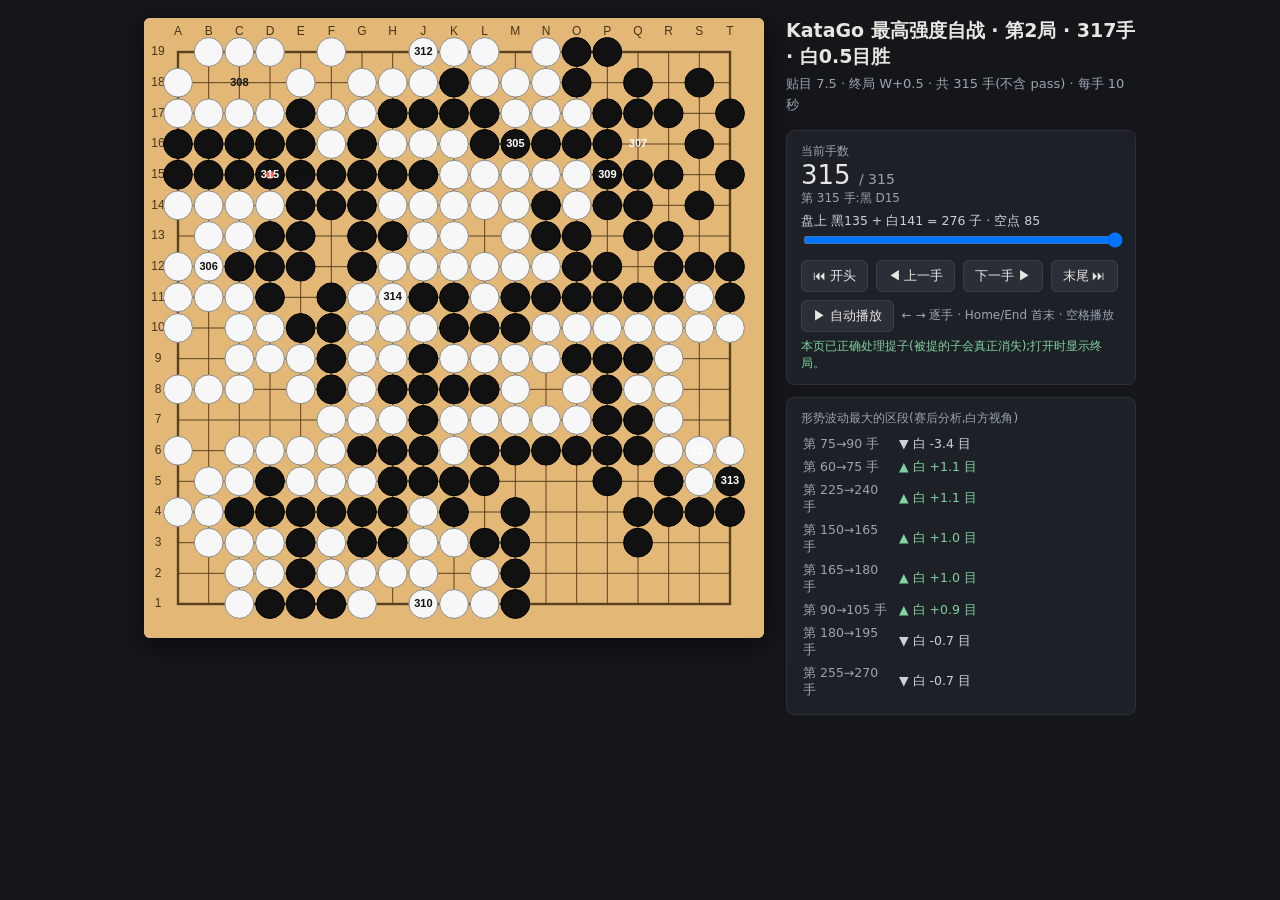
<file: games/maxsp_g2/viewer.html>
<!DOCTYPE html>
<html lang="zh-CN"><head><meta charset="utf-8">
<title>KataGo 最高强度自战 · 第2局 · 317手 · 白0.5目胜</title>
<style>
 body{margin:0;background:#14161a;color:#e8e6e3;font-family:"Microsoft YaHei",system-ui,sans-serif;
      display:flex;justify-content:center;padding:18px}
 .wrap{display:flex;gap:22px;align-items:flex-start;flex-wrap:wrap;justify-content:center}
 canvas{background:#e3b877;border-radius:6px;box-shadow:0 6px 26px rgba(0,0,0,.55)}
 .panel{width:350px}
 h1{font-size:19px;margin:0 0 4px}
 .sub{color:#9aa4b2;font-size:13px;margin-bottom:14px;line-height:1.6}
 .card{background:#1d2026;border:1px solid #2b3038;border-radius:8px;padding:12px 14px;margin-bottom:12px}
 .big{font-size:26px;font-variant-numeric:tabular-nums}
 .row{display:flex;gap:8px;align-items:center;margin-top:8px;flex-wrap:wrap}
 button{background:#2a2f37;color:#e8e6e3;border:1px solid #3a4048;border-radius:6px;
        padding:6px 11px;cursor:pointer;font-size:13px}
 button:hover{background:#343a44}
 input[type=range]{width:100%}
 .k{color:#9aa4b2;font-size:12px}
 .key{color:#7fd1a0}
 .stat{display:flex;gap:14px;font-size:12.5px;color:#c9d1d9;margin-top:6px;flex-wrap:wrap}
 table{width:100%;border-collapse:collapse;font-size:12.5px}
 td{padding:3px 2px;color:#c9d1d9}
 td.n{color:#9aa4b2;width:92px}
 .hint{color:#7fd1a0;font-size:12px;margin-top:6px}
</style></head><body>
<div class="wrap">
  <canvas id="bd" width="620" height="620"></canvas>
  <div class="panel">
    <h1>KataGo 最高强度自战 · 第2局 · 317手 · 白0.5目胜</h1>
    <div class="sub" id="meta"></div>
    <div class="card">
      <div class="k">当前手数</div>
      <div class="big"><span id="n">0</span> <span style="font-size:14px;color:#9aa4b2" id="tot"></span></div>
      <div class="k" id="last">—</div>
      <div class="stat" id="live"></div>
      <input type="range" id="sl" min="0" max="100" value="100">
      <div class="row">
        <button onclick="go(0)">⏮ 开头</button>
        <button onclick="step(-1)">◀ 上一手</button>
        <button onclick="step(1)">下一手 ▶</button>
        <button onclick="go(TOTAL)">末尾 ⏭</button>
      </div>
      <div class="row"><button onclick="auto()" id="ab">▶ 自动播放</button>
        <span class="k">← → 逐手 · Home/End 首末 · 空格播放</span></div>
      <div class="hint">本页已正确处理提子(被提的子会真正消失);打开时显示终局。</div>
    </div>
    <div class="card">
      <div class="k" style="margin-bottom:6px">形势波动最大的区段(赛后分析,白方视角)</div>
      <table id="sw"></table>
    </div>
  </div>
</div>
<script>
const MOVES = [{"c": "b", "p": "R15"}, {"c": "w", "p": "Q4"}, {"c": "b", "p": "Q17"}, {"c": "w", "p": "D17"}, {"c": "b", "p": "D4"}, {"c": "w", "p": "C14"}, {"c": "b", "p": "R3"}, {"c": "w", "p": "R4"}, {"c": "b", "p": "Q3"}, {"c": "w", "p": "O3"}, {"c": "b", "p": "P3"}, {"c": "w", "p": "P4"}, {"c": "b", "p": "O2"}, {"c": "w", "p": "C3"}, {"c": "b", "p": "C4"}, {"c": "w", "p": "D3"}, {"c": "b", "p": "E3"}, {"c": "w", "p": "E2"}, {"c": "b", "p": "F2"}, {"c": "w", "p": "F3"}, {"c": "b", "p": "E4"}, {"c": "w", "p": "G2"}, {"c": "b", "p": "D2"}, {"c": "w", "p": "F1"}, {"c": "b", "p": "C2"}, {"c": "w", "p": "S3"}, {"c": "b", "p": "S2"}, {"c": "w", "p": "P2"}, {"c": "b", "p": "O4"}, {"c": "w", "p": "N3"}, {"c": "b", "p": "Q2"}, {"c": "w", "p": "N2"}, {"c": "b", "p": "S4"}, {"c": "w", "p": "S5"}, {"c": "b", "p": "T3"}, {"c": "w", "p": "O5"}, {"c": "b", "p": "D13"}, {"c": "w", "p": "H9"}, {"c": "b", "p": "C13"}, {"c": "w", "p": "D14"}, {"c": "b", "p": "E13"}, {"c": "w", "p": "E14"}, {"c": "b", "p": "G5"}, {"c": "w", "p": "F13"}, {"c": "b", "p": "F12"}, {"c": "w", "p": "G12"}, {"c": "b", "p": "F11"}, {"c": "w", "p": "G11"}, {"c": "b", "p": "F10"}, {"c": "w", "p": "C10"}, {"c": "b", "p": "B14"}, {"c": "w", "p": "B15"}, {"c": "b", "p": "B12"}, {"c": "w", "p": "A14"}, {"c": "b", "p": "B13"}, {"c": "w", "p": "F8"}, {"c": "b", "p": "D9"}, {"c": "w", "p": "F14"}, {"c": "b", "p": "C16"}, {"c": "w", "p": "C17"}, {"c": "b", "p": "L17"}, {"c": "w", "p": "C9"}, {"c": "b", "p": "D8"}, {"c": "w", "p": "B6"}, {"c": "b", "p": "B5"}, {"c": "w", "p": "C7"}, {"c": "b", "p": "G8"}, {"c": "w", "p": "G9"}, {"c": "b", "p": "F9"}, {"c": "w", "p": "F7"}, {"c": "b", "p": "D7"}, {"c": "w", "p": "D6"}, {"c": "b", "p": "E6"}, {"c": "w", "p": "D11"}, {"c": "b", "p": "B11"}, {"c": "w", "p": "E12"}, {"c": "b", "p": "B10"}, {"c": "w", "p": "B9"}, {"c": "b", "p": "D5"}, {"c": "w", "p": "C6"}, {"c": "b", "p": "E7"}, {"c": "w", "p": "D10"}, {"c": "b", "p": "C8"}, {"c": "w", "p": "B8"}, {"c": "b", "p": "G7"}, {"c": "w", "p": "A10"}, {"c": "b", "p": "D12"}, {"c": "w", "p": "E11"}, {"c": "b", "p": "A13"}, {"c": "w", "p": "B16"}, {"c": "b", "p": "A11"}, {"c": "w", "p": "A9"}, {"c": "b", "p": "A7"}, {"c": "w", "p": "C11"}, {"c": "b", "p": "A15"}, {"c": "w", "p": "A16"}, {"c": "b", "p": "E10"}, {"c": "w", "p": "A14"}, {"c": "b", "p": "L4"}, {"c": "w", "p": "M5"}, {"c": "b", "p": "A15"}, {"c": "w", "p": "A6"}, {"c": "b", "p": "H3"}, {"c": "w", "p": "H2"}, {"c": "b", "p": "A5"}, {"c": "w", "p": "A14"}, {"c": "b", "p": "J3"}, {"c": "w", "p": "C12"}, {"c": "b", "p": "A15"}, {"c": "w", "p": "E9"}, {"c": "b", "p": "E8"}, {"c": "w", "p": "A14"}, {"c": "b", "p": "N6"}, {"c": "w", "p": "A12"}, {"c": "b", "p": "N4"}, {"c": "w", "p": "N5"}, {"c": "b", "p": "M4"}, {"c": "w", "p": "L2"}, {"c": "b", "p": "Q6"}, {"c": "w", "p": "J2"}, {"c": "b", "p": "P5"}, {"c": "w", "p": "R10"}, {"c": "b", "p": "R8"}, {"c": "w", "p": "R13"}, {"c": "b", "p": "Q11"}, {"c": "w", "p": "R11"}, {"c": "b", "p": "Q13"}, {"c": "w", "p": "Q8"}, {"c": "b", "p": "R7"}, {"c": "w", "p": "R14"}, {"c": "b", "p": "Q14"}, {"c": "w", "p": "Q10"}, {"c": "b", "p": "P11"}, {"c": "w", "p": "S15"}, {"c": "b", "p": "S16"}, {"c": "w", "p": "S14"}, {"c": "b", "p": "R16"}, {"c": "w", "p": "J17"}, {"c": "b", "p": "K16"}, {"c": "w", "p": "L18"}, {"c": "b", "p": "K18"}, {"c": "w", "p": "K17"}, {"c": "b", "p": "M18"}, {"c": "w", "p": "L16"}, {"c": "b", "p": "M17"}, {"c": "w", "p": "J18"}, {"c": "b", "p": "K15"}, {"c": "w", "p": "M13"}, {"c": "b", "p": "L14"}, {"c": "w", "p": "M11"}, {"c": "b", "p": "M10"}, {"c": "w", "p": "L11"}, {"c": "b", "p": "L10"}, {"c": "w", "p": "S9"}, {"c": "b", "p": "H15"}, {"c": "w", "p": "N10"}, {"c": "b", "p": "N9"}, {"c": "w", "p": "O10"}, {"c": "b", "p": "K10"}, {"c": "w", "p": "K11"}, {"c": "b", "p": "O9"}, {"c": "w", "p": "P10"}, {"c": "b", "p": "N14"}, {"c": "w", "p": "M8"}, {"c": "b", "p": "M9"}, {"c": "w", "p": "P7"}, {"c": "b", "p": "P8"}, {"c": "w", "p": "O6"}, {"c": "b", "p": "Q7"}, {"c": "w", "p": "J8"}, {"c": "b", "p": "L8"}, {"c": "w", "p": "K7"}, {"c": "b", "p": "L7"}, {"c": "w", "p": "L5"}, {"c": "b", "p": "K3"}, {"c": "w", "p": "K6"}, {"c": "b", "p": "J11"}, {"c": "w", "p": "J10"}, {"c": "b", "p": "K9"}, {"c": "w", "p": "N13"}, {"c": "b", "p": "J12"}, {"c": "w", "p": "H13"}, {"c": "b", "p": "G17"}, {"c": "w", "p": "G18"}, {"c": "b", "p": "G14"}, {"c": "w", "p": "G13"}, {"c": "b", "p": "K2"}, {"c": "w", "p": "K1"}, {"c": "b", "p": "H17"}, {"c": "w", "p": "H18"}, {"c": "b", "p": "J9"}, {"c": "w", "p": "H8"}, {"c": "b", "p": "P1"}, {"c": "w", "p": "M3"}, {"c": "b", "p": "M1"}, {"c": "w", "p": "L1"}, {"c": "b", "p": "O14"}, {"c": "w", "p": "K19"}, {"c": "b", "p": "M19"}, {"c": "w", "p": "N1"}, {"c": "b", "p": "S8"}, {"c": "w", "p": "G15"}, {"c": "b", "p": "H16"}, {"c": "w", "p": "F17"}, {"c": "b", "p": "F16"}, {"c": "w", "p": "F15"}, {"c": "b", "p": "T16"}, {"c": "w", "p": "M7"}, {"c": "b", "p": "Q9"}, {"c": "w", "p": "K4"}, {"c": "b", "p": "L3"}, {"c": "w", "p": "H4"}, {"c": "b", "p": "R5"}, {"c": "w", "p": "B3"}, {"c": "b", "p": "B2"}, {"c": "w", "p": "J4"}, {"c": "b", "p": "Q5"}, {"c": "w", "p": "D1"}, {"c": "b", "p": "R9"}, {"c": "w", "p": "S10"}, {"c": "b", "p": "T15"}, {"c": "w", "p": "L13"}, {"c": "b", "p": "M14"}, {"c": "w", "p": "T14"}, {"c": "b", "p": "K12"}, {"c": "w", "p": "O12"}, {"c": "b", "p": "L12"}, {"c": "w", "p": "M12"}, {"c": "b", "p": "G16"}, {"c": "w", "p": "B1"}, {"c": "b", "p": "E17"}, {"c": "w", "p": "F18"}, {"c": "b", "p": "E16"}, {"c": "w", "p": "A2"}, {"c": "b", "p": "E18"}, {"c": "w", "p": "D18"}, {"c": "b", "p": "D19"}, {"c": "w", "p": "C19"}, {"c": "b", "p": "E19"}, {"c": "w", "p": "L19"}, {"c": "b", "p": "D16"}, {"c": "w", "p": "B17"}, {"c": "b", "p": "O11"}, {"c": "w", "p": "N11"}, {"c": "b", "p": "P13"}, {"c": "w", "p": "H10"}, {"c": "b", "p": "H14"}, {"c": "w", "p": "K13"}, {"c": "b", "p": "J13"}, {"c": "w", "p": "O13"}, {"c": "b", "p": "N7"}, {"c": "w", "p": "M6"}, {"c": "b", "p": "O7"}, {"c": "w", "p": "F4"}, {"c": "b", "p": "F6"}, {"c": "w", "p": "H6"}, {"c": "b", "p": "F5"}, {"c": "w", "p": "K14"}, {"c": "b", "p": "J14"}, {"c": "w", "p": "N8"}, {"c": "b", "p": "O8"}, {"c": "w", "p": "K8"}, {"c": "b", "p": "P6"}, {"c": "w", "p": "L6"}, {"c": "b", "p": "H5"}, {"c": "w", "p": "L9"}, {"c": "b", "p": "F19"}, {"c": "w", "p": "J16"}, {"c": "b", "p": "J15"}, {"c": "w", "p": "G19"}, {"c": "b", "p": "J5"}, {"c": "w", "p": "G3"}, {"c": "b", "p": "P4"}, {"c": "w", "p": "M2"}, {"c": "b", "p": "T8"}, {"c": "w", "p": "L8"}, {"c": "b", "p": "T9"}, {"c": "w", "p": "T10"}, {"c": "b", "p": "O1"}, {"c": "w", "p": "R12"}, {"c": "b", "p": "L15"}, {"c": "w", "p": "C1"}, {"c": "b", "p": "A4"}, {"c": "w", "p": "G10"}, {"c": "b", "p": "E5"}, {"c": "w", "p": "K5"}, {"c": "b", "p": "P9"}, {"c": "w", "p": "C15"}, {"c": "b", "p": "G4"}, {"c": "w", "p": "J7"}, {"c": "b", "p": "G6"}, {"c": "w", "p": "A3"}, {"c": "b", "p": "B4"}, {"c": "w", "p": "B7"}, {"c": "b", "p": "C5"}, {"c": "w", "p": "J6"}, {"c": "b", "p": "H7"}, {"c": "w", "p": "A8"}, {"c": "b", "p": "P12"}, {"c": "w", "p": "Q12"}, {"c": "b", "p": "H12"}, {"c": "w", "p": "Q15"}, {"c": "b", "p": "P14"}, {"c": "w", "p": "E15"}, {"c": "b", "p": "M16"}, {"c": "w", "p": "B12"}, {"c": "b", "p": "Q16"}, {"c": "w", "p": "C18"}, {"c": "b", "p": "P15"}, {"c": "w", "p": "J1"}, {"c": "b", "p": "S6"}, {"c": "w", "p": "J19"}, {"c": "b", "p": "T5"}, {"c": "w", "p": "H11"}, {"c": "b", "p": "D15"}];
const SNAPS = [[[0, 0, 0, 0, 0, 0, 0, 0, 0, 0, 0, 0, 0, 0, 0, 0, 0, 0, 0], [0, 0, 0, 0, 0, 0, 0, 0, 0, 0, 0, 0, 0, 0, 0, 0, 0, 0, 0], [0, 0, 0, 0, 0, 0, 0, 0, 0, 0, 0, 0, 0, 0, 0, 0, 0, 0, 0], [0, 0, 0, 0, 0, 0, 0, 0, 0, 0, 0, 0, 0, 0, 0, 0, 0, 0, 0], [0, 0, 0, 0, 0, 0, 0, 0, 0, 0, 0, 0, 0, 0, 0, 0, 0, 0, 0], [0, 0, 0, 0, 0, 0, 0, 0, 0, 0, 0, 0, 0, 0, 0, 0, 0, 0, 0], [0, 0, 0, 0, 0, 0, 0, 0, 0, 0, 0, 0, 0, 0, 0, 0, 0, 0, 0], [0, 0, 0, 0, 0, 0, 0, 0, 0, 0, 0, 0, 0, 0, 0, 0, 0, 0, 0], [0, 0, 0, 0, 0, 0, 0, 0, 0, 0, 0, 0, 0, 0, 0, 0, 0, 0, 0], [0, 0, 0, 0, 0, 0, 0, 0, 0, 0, 0, 0, 0, 0, 0, 0, 0, 0, 0], [0, 0, 0, 0, 0, 0, 0, 0, 0, 0, 0, 0, 0, 0, 0, 0, 0, 0, 0], [0, 0, 0, 0, 0, 0, 0, 0, 0, 0, 0, 0, 0, 0, 0, 0, 0, 0, 0], [0, 0, 0, 0, 0, 0, 0, 0, 0, 0, 0, 0, 0, 0, 0, 0, 0, 0, 0], [0, 0, 0, 0, 0, 0, 0, 0, 0, 0, 0, 0, 0, 0, 0, 0, 0, 0, 0], [0, 0, 0, 0, 0, 0, 0, 0, 0, 0, 0, 0, 0, 0, 0, 0, 1, 0, 0], [0, 0, 0, 0, 0, 0, 0, 0, 0, 0, 0, 0, 0, 0, 0, 0, 0, 0, 0], [0, 0, 0, 0, 0, 0, 0, 0, 0, 0, 0, 0, 0, 0, 0, 0, 0, 0, 0], [0, 0, 0, 0, 0, 0, 0, 0, 0, 0, 0, 0, 0, 0, 0, 0, 0, 0, 0], [0, 0, 0, 0, 0, 0, 0, 0, 0, 0, 0, 0, 0, 0, 0, 0, 0, 0, 0]], [[0, 0, 0, 0, 0, 0, 0, 0, 0, 0, 0, 0, 0, 0, 0, 0, 0, 0, 0], [0, 0, 0, 0, 0, 0, 0, 0, 0, 0, 0, 0, 0, 0, 0, 0, 0, 0, 0], [0, 0, 0, 0, 0, 0, 0, 0, 0, 0, 0, 0, 0, 0, 0, 0, 0, 0, 0], [0, 0, 0, 0, 0, 0, 0, 0, 0, 0, 0, 0, 0, 0, 0, 2, 0, 0, 0], [0, 0, 0, 0, 0, 0, 0, 0, 0, 0, 0, 0, 0, 0, 0, 0, 0, 0, 0], [0, 0, 0, 0, 0, 0, 0, 0, 0, 0, 0, 0, 0, 0, 0, 0, 0, 0, 0], [0, 0, 0, 0, 0, 0, 0, 0, 0, 0, 0, 0, 0, 0, 0, 0, 0, 0, 0], [0, 0, 0, 0, 0, 0, 0, 0, 0, 0, 0, 0, 0, 0, 0, 0, 0, 0, 0], [0, 0, 0, 0, 0, 0, 0, 0, 0, 0, 0, 0, 0, 0, 0, 0, 0, 0, 0], [0, 0, 0, 0, 0, 0, 0, 0, 0, 0, 0, 0, 0, 0, 0, 0, 0, 0, 0], [0, 0, 0, 0, 0, 0, 0, 0, 0, 0, 0, 0, 0, 0, 0, 0, 0, 0, 0], [0, 0, 0, 0, 0, 0, 0, 0, 0, 0, 0, 0, 0, 0, 0, 0, 0, 0, 0], [0, 0, 0, 0, 0, 0, 0, 0, 0, 0, 0, 0, 0, 0, 0, 0, 0, 0, 0], [0, 0, 0, 0, 0, 0, 0, 0, 0, 0, 0, 0, 0, 0, 0, 0, 0, 0, 0], [0, 0, 0, 0, 0, 0, 0, 0, 0, 0, 0, 0, 0, 0, 0, 0, 1, 0, 0], [0, 0, 0, 0, 0, 0, 0, 0, 0, 0, 0, 0, 0, 0, 0, 0, 0, 0, 0], [0, 0, 0, 0, 0, 0, 0, 0, 0, 0, 0, 0, 0, 0, 0, 0, 0, 0, 0], [0, 0, 0, 0, 0, 0, 0, 0, 0, 0, 0, 0, 0, 0, 0, 0, 0, 0, 0], [0, 0, 0, 0, 0, 0, 0, 0, 0, 0, 0, 0, 0, 0, 0, 0, 0, 0, 0]], [[0, 0, 0, 0, 0, 0, 0, 0, 0, 0, 0, 0, 0, 0, 0, 0, 0, 0, 0], [0, 0, 0, 0, 0, 0, 0, 0, 0, 0, 0, 0, 0, 0, 0, 0, 0, 0, 0], [0, 0, 0, 0, 0, 0, 0, 0, 0, 0, 0, 0, 0, 0, 0, 0, 0, 0, 0], [0, 0, 0, 0, 0, 0, 0, 0, 0, 0, 0, 0, 0, 0, 0, 2, 0, 0, 0], [0, 0, 0, 0, 0, 0, 0, 0, 0, 0, 0, 0, 0, 0, 0, 0, 0, 0, 0], [0, 0, 0, 0, 0, 0, 0, 0, 0, 0, 0, 0, 0, 0, 0, 0, 0, 0, 0], [0, 0, 0, 0, 0, 0, 0, 0, 0, 0, 0, 0, 0, 0, 0, 0, 0, 0, 0], [0, 0, 0, 0, 0, 0, 0, 0, 0, 0, 0, 0, 0, 0, 0, 0, 0, 0, 0], [0, 0, 0, 0, 0, 0, 0, 0, 0, 0, 0, 0, 0, 0, 0, 0, 0, 0, 0], [0, 0, 0, 0, 0, 0, 0, 0, 0, 0, 0, 0, 0, 0, 0, 0, 0, 0, 0], [0, 0, 0, 0, 0, 0, 0, 0, 0, 0, 0, 0, 0, 0, 0, 0, 0, 0, 0], [0, 0, 0, 0, 0, 0, 0, 0, 0, 0, 0, 0, 0, 0, 0, 0, 0, 0, 0], [0, 0, 0, 0, 0, 0, 0, 0, 0, 0, 0, 0, 0, 0, 0, 0, 0, 0, 0], [0, 0, 0, 0, 0, 0, 0, 0, 0, 0, 0, 0, 0, 0, 0, 0, 0, 0, 0], [0, 0, 0, 0, 0, 0, 0, 0, 0, 0, 0, 0, 0, 0, 0, 0, 1, 0, 0], [0, 0, 0, 0, 0, 0, 0, 0, 0, 0, 0, 0, 0, 0, 0, 0, 0, 0, 0], [0, 0, 0, 0, 0, 0, 0, 0, 0, 0, 0, 0, 0, 0, 0, 1, 0, 0, 0], [0, 0, 0, 0, 0, 0, 0, 0, 0, 0, 0, 0, 0, 0, 0, 0, 0, 0, 0], [0, 0, 0, 0, 0, 0, 0, 0, 0, 0, 0, 0, 0, 0, 0, 0, 0, 0, 0]], [[0, 0, 0, 0, 0, 0, 0, 0, 0, 0, 0, 0, 0, 0, 0, 0, 0, 0, 0], [0, 0, 0, 0, 0, 0, 0, 0, 0, 0, 0, 0, 0, 0, 0, 0, 0, 0, 0], [0, 0, 0, 0, 0, 0, 0, 0, 0, 0, 0, 0, 0, 0, 0, 0, 0, 0, 0], [0, 0, 0, 0, 0, 0, 0, 0, 0, 0, 0, 0, 0, 0, 0, 2, 0, 0, 0], [0, 0, 0, 0, 0, 0, 0, 0, 0, 0, 0, 0, 0, 0, 0, 0, 0, 0, 0], [0, 0, 0, 0, 0, 0, 0, 0, 0, 0, 0, 0, 0, 0, 0, 0, 0, 0, 0], [0, 0, 0, 0, 0, 0, 0, 0, 0, 0, 0, 0, 0, 0, 0, 0, 0, 0, 0], [0, 0, 0, 0, 0, 0, 0, 0, 0, 0, 0, 0, 0, 0, 0, 0, 0, 0, 0], [0, 0, 0, 0, 0, 0, 0, 0, 0, 0, 0, 0, 0, 0, 0, 0, 0, 0, 0], [0, 0, 0, 0, 0, 0, 0, 0, 0, 0, 0, 0, 0, 0, 0, 0, 0, 0, 0], [0, 0, 0, 0, 0, 0, 0, 0, 0, 0, 0, 0, 0, 0, 0, 0, 0, 0, 0], [0, 0, 0, 0, 0, 0, 0, 0, 0, 0, 0, 0, 0, 0, 0, 0, 0, 0, 0], [0, 0, 0, 0, 0, 0, 0, 0, 0, 0, 0, 0, 0, 0, 0, 0, 0, 0, 0], [0, 0, 0, 0, 0, 0, 0, 0, 0, 0, 0, 0, 0, 0, 0, 0, 0, 0, 0], [0, 0, 0, 0, 0, 0, 0, 0, 0, 0, 0, 0, 0, 0, 0, 0, 1, 0, 0], [0, 0, 0, 0, 0, 0, 0, 0, 0, 0, 0, 0, 0, 0, 0, 0, 0, 0, 0], [0, 0, 0, 2, 0, 0, 0, 0, 0, 0, 0, 0, 0, 0, 0, 1, 0, 0, 0], [0, 0, 0, 0, 0, 0, 0, 0, 0, 0, 0, 0, 0, 0, 0, 0, 0, 0, 0], [0, 0, 0, 0, 0, 0, 0, 0, 0, 0, 0, 0, 0, 0, 0, 0, 0, 0, 0]], [[0, 0, 0, 0, 0, 0, 0, 0, 0, 0, 0, 0, 0, 0, 0, 0, 0, 0, 0], [0, 0, 0, 0, 0, 0, 0, 0, 0, 0, 0, 0, 0, 0, 0, 0, 0, 0, 0], [0, 0, 0, 0, 0, 0, 0, 0, 0, 0, 0, 0, 0, 0, 0, 0, 0, 0, 0], [0, 0, 0, 1, 0, 0, 0, 0, 0, 0, 0, 0, 0, 0, 0, 2, 0, 0, 0], [0, 0, 0, 0, 0, 0, 0, 0, 0, 0, 0, 0, 0, 0, 0, 0, 0, 0, 0], [0, 0, 0, 0, 0, 0, 0, 0, 0, 0, 0, 0, 0, 0, 0, 0, 0, 0, 0], [0, 0, 0, 0, 0, 0, 0, 0, 0, 0, 0, 0, 0, 0, 0, 0, 0, 0, 0], [0, 0, 0, 0, 0, 0, 0, 0, 0, 0, 0, 0, 0, 0, 0, 0, 0, 0, 0], [0, 0, 0, 0, 0, 0, 0, 0, 0, 0, 0, 0, 0, 0, 0, 0, 0, 0, 0], [0, 0, 0, 0, 0, 0, 0, 0, 0, 0, 0, 0, 0, 0, 0, 0, 0, 0, 0], [0, 0, 0, 0, 0, 0, 0, 0, 0, 0, 0, 0, 0, 0, 0, 0, 0, 0, 0], [0, 0, 0, 0, 0, 0, 0, 0, 0, 0, 0, 0, 0, 0, 0, 0, 0, 0, 0], [0, 0, 0, 0, 0, 0, 0, 0, 0, 0, 0, 0, 0, 0, 0, 0, 0, 0, 0], [0, 0, 0, 0, 0, 0, 0, 0, 0, 0, 0, 0, 0, 0, 0, 0, 0, 0, 0], [0, 0, 0, 0, 0, 0, 0, 0, 0, 0, 0, 0, 0, 0, 0, 0, 1, 0, 0], [0, 0, 0, 0, 0, 0, 0, 0, 0, 0, 0, 0, 0, 0, 0, 0, 0, 0, 0], [0, 0, 0, 2, 0, 0, 0, 0, 0, 0, 0, 0, 0, 0, 0, 1, 0, 0, 0], [0, 0, 0, 0, 0, 0, 0, 0, 0, 0, 0, 0, 0, 0, 0, 0, 0, 0, 0], [0, 0, 0, 0, 0, 0, 0, 0, 0, 0, 0, 0, 0, 0, 0, 0, 0, 0, 0]], [[0, 0, 0, 0, 0, 0, 0, 0, 0, 0, 0, 0, 0, 0, 0, 0, 0, 0, 0], [0, 0, 0, 0, 0, 0, 0, 0, 0, 0, 0, 0, 0, 0, 0, 0, 0, 0, 0], [0, 0, 0, 0, 0, 0, 0, 0, 0, 0, 0, 0, 0, 0, 0, 0, 0, 0, 0], [0, 0, 0, 1, 0, 0, 0, 0, 0, 0, 0, 0, 0, 0, 0, 2, 0, 0, 0], [0, 0, 0, 0, 0, 0, 0, 0, 0, 0, 0, 0, 0, 0, 0, 0, 0, 0, 0], [0, 0, 0, 0, 0, 0, 0, 0, 0, 0, 0, 0, 0, 0, 0, 0, 0, 0, 0], [0, 0, 0, 0, 0, 0, 0, 0, 0, 0, 0, 0, 0, 0, 0, 0, 0, 0, 0], [0, 0, 0, 0, 0, 0, 0, 0, 0, 0, 0, 0, 0, 0, 0, 0, 0, 0, 0], [0, 0, 0, 0, 0, 0, 0, 0, 0, 0, 0, 0, 0, 0, 0, 0, 0, 0, 0], [0, 0, 0, 0, 0, 0, 0, 0, 0, 0, 0, 0, 0, 0, 0, 0, 0, 0, 0], [0, 0, 0, 0, 0, 0, 0, 0, 0, 0, 0, 0, 0, 0, 0, 0, 0, 0, 0], [0, 0, 0, 0, 0, 0, 0, 0, 0, 0, 0, 0, 0, 0, 0, 0, 0, 0, 0], [0, 0, 0, 0, 0, 0, 0, 0, 0, 0, 0, 0, 0, 0, 0, 0, 0, 0, 0], [0, 0, 2, 0, 0, 0, 0, 0, 0, 0, 0, 0, 0, 0, 0, 0, 0, 0, 0], [0, 0, 0, 0, 0, 0, 0, 0, 0, 0, 0, 0, 0, 0, 0, 0, 1, 0, 0], [0, 0, 0, 0, 0, 0, 0, 0, 0, 0, 0, 0, 0, 0, 0, 0, 0, 0, 0], [0, 0, 0, 2, 0, 0, 0, 0, 0, 0, 0, 0, 0, 0, 0, 1, 0, 0, 0], [0, 0, 0, 0, 0, 0, 0, 0, 0, 0, 0, 0, 0, 0, 0, 0, 0, 0, 0], [0, 0, 0, 0, 0, 0, 0, 0, 0, 0, 0, 0, 0, 0, 0, 0, 0, 0, 0]], [[0, 0, 0, 0, 0, 0, 0, 0, 0, 0, 0, 0, 0, 0, 0, 0, 0, 0, 0], [0, 0, 0, 0, 0, 0, 0, 0, 0, 0, 0, 0, 0, 0, 0, 0, 0, 0, 0], [0, 0, 0, 0, 0, 0, 0, 0, 0, 0, 0, 0, 0, 0, 0, 0, 1, 0, 0], [0, 0, 0, 1, 0, 0, 0, 0, 0, 0, 0, 0, 0, 0, 0, 2, 0, 0, 0], [0, 0, 0, 0, 0, 0, 0, 0, 0, 0, 0, 0, 0, 0, 0, 0, 0, 0, 0], [0, 0, 0, 0, 0, 0, 0, 0, 0, 0, 0, 0, 0, 0, 0, 0, 0, 0, 0], [0, 0, 0, 0, 0, 0, 0, 0, 0, 0, 0, 0, 0, 0, 0, 0, 0, 0, 0], [0, 0, 0, 0, 0, 0, 0, 0, 0, 0, 0, 0, 0, 0, 0, 0, 0, 0, 0], [0, 0, 0, 0, 0, 0, 0, 0, 0, 0, 0, 0, 0, 0, 0, 0, 0, 0, 0], [0, 0, 0, 0, 0, 0, 0, 0, 0, 0, 0, 0, 0, 0, 0, 0, 0, 0, 0], [0, 0, 0, 0, 0, 0, 0, 0, 0, 0, 0, 0, 0, 0, 0, 0, 0, 0, 0], [0, 0, 0, 0, 0, 0, 0, 0, 0, 0, 0, 0, 0, 0, 0, 0, 0, 0, 0], [0, 0, 0, 0, 0, 0, 0, 0, 0, 0, 0, 0, 0, 0, 0, 0, 0, 0, 0], [0, 0, 2, 0, 0, 0, 0, 0, 0, 0, 0, 0, 0, 0, 0, 0, 0, 0, 0], [0, 0, 0, 0, 0, 0, 0, 0, 0, 0, 0, 0, 0, 0, 0, 0, 1, 0, 0], [0, 0, 0, 0, 0, 0, 0, 0, 0, 0, 0, 0, 0, 0, 0, 0, 0, 0, 0], [0, 0, 0, 2, 0, 0, 0, 0, 0, 0, 0, 0, 0, 0, 0, 1, 0, 0, 0], [0, 0, 0, 0, 0, 0, 0, 0, 0, 0, 0, 0, 0, 0, 0, 0, 0, 0, 0], [0, 0, 0, 0, 0, 0, 0, 0, 0, 0, 0, 0, 0, 0, 0, 0, 0, 0, 0]], [[0, 0, 0, 0, 0, 0, 0, 0, 0, 0, 0, 0, 0, 0, 0, 0, 0, 0, 0], [0, 0, 0, 0, 0, 0, 0, 0, 0, 0, 0, 0, 0, 0, 0, 0, 0, 0, 0], [0, 0, 0, 0, 0, 0, 0, 0, 0, 0, 0, 0, 0, 0, 0, 0, 1, 0, 0], [0, 0, 0, 1, 0, 0, 0, 0, 0, 0, 0, 0, 0, 0, 0, 2, 2, 0, 0], [0, 0, 0, 0, 0, 0, 0, 0, 0, 0, 0, 0, 0, 0, 0, 0, 0, 0, 0], [0, 0, 0, 0, 0, 0, 0, 0, 0, 0, 0, 0, 0, 0, 0, 0, 0, 0, 0], [0, 0, 0, 0, 0, 0, 0, 0, 0, 0, 0, 0, 0, 0, 0, 0, 0, 0, 0], [0, 0, 0, 0, 0, 0, 0, 0, 0, 0, 0, 0, 0, 0, 0, 0, 0, 0, 0], [0, 0, 0, 0, 0, 0, 0, 0, 0, 0, 0, 0, 0, 0, 0, 0, 0, 0, 0], [0, 0, 0, 0, 0, 0, 0, 0, 0, 0, 0, 0, 0, 0, 0, 0, 0, 0, 0], [0, 0, 0, 0, 0, 0, 0, 0, 0, 0, 0, 0, 0, 0, 0, 0, 0, 0, 0], [0, 0, 0, 0, 0, 0, 0, 0, 0, 0, 0, 0, 0, 0, 0, 0, 0, 0, 0], [0, 0, 0, 0, 0, 0, 0, 0, 0, 0, 0, 0, 0, 0, 0, 0, 0, 0, 0], [0, 0, 2, 0, 0, 0, 0, 0, 0, 0, 0, 0, 0, 0, 0, 0, 0, 0, 0], [0, 0, 0, 0, 0, 0, 0, 0, 0, 0, 0, 0, 0, 0, 0, 0, 1, 0, 0], [0, 0, 0, 0, 0, 0, 0, 0, 0, 0, 0, 0, 0, 0, 0, 0, 0, 0, 0], [0, 0, 0, 2, 0, 0, 0, 0, 0, 0, 0, 0, 0, 0, 0, 1, 0, 0, 0], [0, 0, 0, 0, 0, 0, 0, 0, 0, 0, 0, 0, 0, 0, 0, 0, 0, 0, 0], [0, 0, 0, 0, 0, 0, 0, 0, 0, 0, 0, 0, 0, 0, 0, 0, 0, 0, 0]], [[0, 0, 0, 0, 0, 0, 0, 0, 0, 0, 0, 0, 0, 0, 0, 0, 0, 0, 0], [0, 0, 0, 0, 0, 0, 0, 0, 0, 0, 0, 0, 0, 0, 0, 0, 0, 0, 0], [0, 0, 0, 0, 0, 0, 0, 0, 0, 0, 0, 0, 0, 0, 0, 1, 1, 0, 0], [0, 0, 0, 1, 0, 0, 0, 0, 0, 0, 0, 0, 0, 0, 0, 2, 2, 0, 0], [0, 0, 0, 0, 0, 0, 0, 0, 0, 0, 0, 0, 0, 0, 0, 0, 0, 0, 0], [0, 0, 0, 0, 0, 0, 0, 0, 0, 0, 0, 0, 0, 0, 0, 0, 0, 0, 0], [0, 0, 0, 0, 0, 0, 0, 0, 0, 0, 0, 0, 0, 0, 0, 0, 0, 0, 0], [0, 0, 0, 0, 0, 0, 0, 0, 0, 0, 0, 0, 0, 0, 0, 0, 0, 0, 0], [0, 0, 0, 0, 0, 0, 0, 0, 0, 0, 0, 0, 0, 0, 0, 0, 0, 0, 0], [0, 0, 0, 0, 0, 0, 0, 0, 0, 0, 0, 0, 0, 0, 0, 0, 0, 0, 0], [0, 0, 0, 0, 0, 0, 0, 0, 0, 0, 0, 0, 0, 0, 0, 0, 0, 0, 0], [0, 0, 0, 0, 0, 0, 0, 0, 0, 0, 0, 0, 0, 0, 0, 0, 0, 0, 0], [0, 0, 0, 0, 0, 0, 0, 0, 0, 0, 0, 0, 0, 0, 0, 0, 0, 0, 0], [0, 0, 2, 0, 0, 0, 0, 0, 0, 0, 0, 0, 0, 0, 0, 0, 0, 0, 0], [0, 0, 0, 0, 0, 0, 0, 0, 0, 0, 0, 0, 0, 0, 0, 0, 1, 0, 0], [0, 0, 0, 0, 0, 0, 0, 0, 0, 0, 0, 0, 0, 0, 0, 0, 0, 0, 0], [0, 0, 0, 2, 0, 0, 0, 0, 0, 0, 0, 0, 0, 0, 0, 1, 0, 0, 0], [0, 0, 0, 0, 0, 0, 0, 0, 0, 0, 0, 0, 0, 0, 0, 0, 0, 0, 0], [0, 0, 0, 0, 0, 0, 0, 0, 0, 0, 0, 0, 0, 0, 0, 0, 0, 0, 0]], [[0, 0, 0, 0, 0, 0, 0, 0, 0, 0, 0, 0, 0, 0, 0, 0, 0, 0, 0], [0, 0, 0, 0, 0, 0, 0, 0, 0, 0, 0, 0, 0, 0, 0, 0, 0, 0, 0], [0, 0, 0, 0, 0, 0, 0, 0, 0, 0, 0, 0, 0, 2, 0, 1, 1, 0, 0], [0, 0, 0, 1, 0, 0, 0, 0, 0, 0, 0, 0, 0, 0, 0, 2, 2, 0, 0], [0, 0, 0, 0, 0, 0, 0, 0, 0, 0, 0, 0, 0, 0, 0, 0, 0, 0, 0], [0, 0, 0, 0, 0, 0, 0, 0, 0, 0, 0, 0, 0, 0, 0, 0, 0, 0, 0], [0, 0, 0, 0, 0, 0, 0, 0, 0, 0, 0, 0, 0, 0, 0, 0, 0, 0, 0], [0, 0, 0, 0, 0, 0, 0, 0, 0, 0, 0, 0, 0, 0, 0, 0, 0, 0, 0], [0, 0, 0, 0, 0, 0, 0, 0, 0, 0, 0, 0, 0, 0, 0, 0, 0, 0, 0], [0, 0, 0, 0, 0, 0, 0, 0, 0, 0, 0, 0, 0, 0, 0, 0, 0, 0, 0], [0, 0, 0, 0, 0, 0, 0, 0, 0, 0, 0, 0, 0, 0, 0, 0, 0, 0, 0], [0, 0, 0, 0, 0, 0, 0, 0, 0, 0, 0, 0, 0, 0, 0, 0, 0, 0, 0], [0, 0, 0, 0, 0, 0, 0, 0, 0, 0, 0, 0, 0, 0, 0, 0, 0, 0, 0], [0, 0, 2, 0, 0, 0, 0, 0, 0, 0, 0, 0, 0, 0, 0, 0, 0, 0, 0], [0, 0, 0, 0, 0, 0, 0, 0, 0, 0, 0, 0, 0, 0, 0, 0, 1, 0, 0], [0, 0, 0, 0, 0, 0, 0, 0, 0, 0, 0, 0, 0, 0, 0, 0, 0, 0, 0], [0, 0, 0, 2, 0, 0, 0, 0, 0, 0, 0, 0, 0, 0, 0, 1, 0, 0, 0], [0, 0, 0, 0, 0, 0, 0, 0, 0, 0, 0, 0, 0, 0, 0, 0, 0, 0, 0], [0, 0, 0, 0, 0, 0, 0, 0, 0, 0, 0, 0, 0, 0, 0, 0, 0, 0, 0]], [[0, 0, 0, 0, 0, 0, 0, 0, 0, 0, 0, 0, 0, 0, 0, 0, 0, 0, 0], [0, 0, 0, 0, 0, 0, 0, 0, 0, 0, 0, 0, 0, 0, 0, 0, 0, 0, 0], [0, 0, 0, 0, 0, 0, 0, 0, 0, 0, 0, 0, 0, 2, 1, 1, 1, 0, 0], [0, 0, 0, 1, 0, 0, 0, 0, 0, 0, 0, 0, 0, 0, 0, 2, 2, 0, 0], [0, 0, 0, 0, 0, 0, 0, 0, 0, 0, 0, 0, 0, 0, 0, 0, 0, 0, 0], [0, 0, 0, 0, 0, 0, 0, 0, 0, 0, 0, 0, 0, 0, 0, 0, 0, 0, 0], [0, 0, 0, 0, 0, 0, 0, 0, 0, 0, 0, 0, 0, 0, 0, 0, 0, 0, 0], [0, 0, 0, 0, 0, 0, 0, 0, 0, 0, 0, 0, 0, 0, 0, 0, 0, 0, 0], [0, 0, 0, 0, 0, 0, 0, 0, 0, 0, 0, 0, 0, 0, 0, 0, 0, 0, 0], [0, 0, 0, 0, 0, 0, 0, 0, 0, 0, 0, 0, 0, 0, 0, 0, 0, 0, 0], [0, 0, 0, 0, 0, 0, 0, 0, 0, 0, 0, 0, 0, 0, 0, 0, 0, 0, 0], [0, 0, 0, 0, 0, 0, 0, 0, 0, 0, 0, 0, 0, 0, 0, 0, 0, 0, 0], [0, 0, 0, 0, 0, 0, 0, 0, 0, 0, 0, 0, 0, 0, 0, 0, 0, 0, 0], [0, 0, 2, 0, 0, 0, 0, 0, 0, 0, 0, 0, 0, 0, 0, 0, 0, 0, 0], [0, 0, 0, 0, 0, 0, 0, 0, 0, 0, 0, 0, 0, 0, 0, 0, 1, 0, 0], [0, 0, 0, 0, 0, 0, 0, 0, 0, 0, 0, 0, 0, 0, 0, 0, 0, 0, 0], [0, 0, 0, 2, 0, 0, 0, 0, 0, 0, 0, 0, 0, 0, 0, 1, 0, 0, 0], [0, 0, 0, 0, 0, 0, 0, 0, 0, 0, 0, 0, 0, 0, 0, 0, 0, 0, 0], [0, 0, 0, 0, 0, 0, 0, 0, 0, 0, 0, 0, 0, 0, 0, 0, 0, 0, 0]], [[0, 0, 0, 0, 0, 0, 0, 0, 0, 0, 0, 0, 0, 0, 0, 0, 0, 0, 0], [0, 0, 0, 0, 0, 0, 0, 0, 0, 0, 0, 0, 0, 0, 0, 0, 0, 0, 0], [0, 0, 0, 0, 0, 0, 0, 0, 0, 0, 0, 0, 0, 2, 1, 1, 1, 0, 0], [0, 0, 0, 1, 0, 0, 0, 0, 0, 0, 0, 0, 0, 0, 2, 2, 2, 0, 0], [0, 0, 0, 0, 0, 0, 0, 0, 0, 0, 0, 0, 0, 0, 0, 0, 0, 0, 0], [0, 0, 0, 0, 0, 0, 0, 0, 0, 0, 0, 0, 0, 0, 0, 0, 0, 0, 0], [0, 0, 0, 0, 0, 0, 0, 0, 0, 0, 0, 0, 0, 0, 0, 0, 0, 0, 0], [0, 0, 0, 0, 0, 0, 0, 0, 0, 0, 0, 0, 0, 0, 0, 0, 0, 0, 0], [0, 0, 0, 0, 0, 0, 0, 0, 0, 0, 0, 0, 0, 0, 0, 0, 0, 0, 0], [0, 0, 0, 0, 0, 0, 0, 0, 0, 0, 0, 0, 0, 0, 0, 0, 0, 0, 0], [0, 0, 0, 0, 0, 0, 0, 0, 0, 0, 0, 0, 0, 0, 0, 0, 0, 0, 0], [0, 0, 0, 0, 0, 0, 0, 0, 0, 0, 0, 0, 0, 0, 0, 0, 0, 0, 0], [0, 0, 0, 0, 0, 0, 0, 0, 0, 0, 0, 0, 0, 0, 0, 0, 0, 0, 0], [0, 0, 2, 0, 0, 0, 0, 0, 0, 0, 0, 0, 0, 0, 0, 0, 0, 0, 0], [0, 0, 0, 0, 0, 0, 0, 0, 0, 0, 0, 0, 0, 0, 0, 0, 1, 0, 0], [0, 0, 0, 0, 0, 0, 0, 0, 0, 0, 0, 0, 0, 0, 0, 0, 0, 0, 0], [0, 0, 0, 2, 0, 0, 0, 0, 0, 0, 0, 0, 0, 0, 0, 1, 0, 0, 0], [0, 0, 0, 0, 0, 0, 0, 0, 0, 0, 0, 0, 0, 0, 0, 0, 0, 0, 0], [0, 0, 0, 0, 0, 0, 0, 0, 0, 0, 0, 0, 0, 0, 0, 0, 0, 0, 0]], [[0, 0, 0, 0, 0, 0, 0, 0, 0, 0, 0, 0, 0, 0, 0, 0, 0, 0, 0], [0, 0, 0, 0, 0, 0, 0, 0, 0, 0, 0, 0, 0, 1, 0, 0, 0, 0, 0], [0, 0, 0, 0, 0, 0, 0, 0, 0, 0, 0, 0, 0, 2, 1, 1, 1, 0, 0], [0, 0, 0, 1, 0, 0, 0, 0, 0, 0, 0, 0, 0, 0, 2, 2, 2, 0, 0], [0, 0, 0, 0, 0, 0, 0, 0, 0, 0, 0, 0, 0, 0, 0, 0, 0, 0, 0], [0, 0, 0, 0, 0, 0, 0, 0, 0, 0, 0, 0, 0, 0, 0, 0, 0, 0, 0], [0, 0, 0, 0, 0, 0, 0, 0, 0, 0, 0, 0, 0, 0, 0, 0, 0, 0, 0], [0, 0, 0, 0, 0, 0, 0, 0, 0, 0, 0, 0, 0, 0, 0, 0, 0, 0, 0], [0, 0, 0, 0, 0, 0, 0, 0, 0, 0, 0, 0, 0, 0, 0, 0, 0, 0, 0], [0, 0, 0, 0, 0, 0, 0, 0, 0, 0, 0, 0, 0, 0, 0, 0, 0, 0, 0], [0, 0, 0, 0, 0, 0, 0, 0, 0, 0, 0, 0, 0, 0, 0, 0, 0, 0, 0], [0, 0, 0, 0, 0, 0, 0, 0, 0, 0, 0, 0, 0, 0, 0, 0, 0, 0, 0], [0, 0, 0, 0, 0, 0, 0, 0, 0, 0, 0, 0, 0, 0, 0, 0, 0, 0, 0], [0, 0, 2, 0, 0, 0, 0, 0, 0, 0, 0, 0, 0, 0, 0, 0, 0, 0, 0], [0, 0, 0, 0, 0, 0, 0, 0, 0, 0, 0, 0, 0, 0, 0, 0, 1, 0, 0], [0, 0, 0, 0, 0, 0, 0, 0, 0, 0, 0, 0, 0, 0, 0, 0, 0, 0, 0], [0, 0, 0, 2, 0, 0, 0, 0, 0, 0, 0, 0, 0, 0, 0, 1, 0, 0, 0], [0, 0, 0, 0, 0, 0, 0, 0, 0, 0, 0, 0, 0, 0, 0, 0, 0, 0, 0], [0, 0, 0, 0, 0, 0, 0, 0, 0, 0, 0, 0, 0, 0, 0, 0, 0, 0, 0]], [[0, 0, 0, 0, 0, 0, 0, 0, 0, 0, 0, 0, 0, 0, 0, 0, 0, 0, 0], [0, 0, 0, 0, 0, 0, 0, 0, 0, 0, 0, 0, 0, 1, 0, 0, 0, 0, 0], [0, 0, 2, 0, 0, 0, 0, 0, 0, 0, 0, 0, 0, 2, 1, 1, 1, 0, 0], [0, 0, 0, 1, 0, 0, 0, 0, 0, 0, 0, 0, 0, 0, 2, 2, 2, 0, 0], [0, 0, 0, 0, 0, 0, 0, 0, 0, 0, 0, 0, 0, 0, 0, 0, 0, 0, 0], [0, 0, 0, 0, 0, 0, 0, 0, 0, 0, 0, 0, 0, 0, 0, 0, 0, 0, 0], [0, 0, 0, 0, 0, 0, 0, 0, 0, 0, 0, 0, 0, 0, 0, 0, 0, 0, 0], [0, 0, 0, 0, 0, 0, 0, 0, 0, 0, 0, 0, 0, 0, 0, 0, 0, 0, 0], [0, 0, 0, 0, 0, 0, 0, 0, 0, 0, 0, 0, 0, 0, 0, 0, 0, 0, 0], [0, 0, 0, 0, 0, 0, 0, 0, 0, 0, 0, 0, 0, 0, 0, 0, 0, 0, 0], [0, 0, 0, 0, 0, 0, 0, 0, 0, 0, 0, 0, 0, 0, 0, 0, 0, 0, 0], [0, 0, 0, 0, 0, 0, 0, 0, 0, 0, 0, 0, 0, 0, 0, 0, 0, 0, 0], [0, 0, 0, 0, 0, 0, 0, 0, 0, 0, 0, 0, 0, 0, 0, 0, 0, 0, 0], [0, 0, 2, 0, 0, 0, 0, 0, 0, 0, 0, 0, 0, 0, 0, 0, 0, 0, 0], [0, 0, 0, 0, 0, 0, 0, 0, 0, 0, 0, 0, 0, 0, 0, 0, 1, 0, 0], [0, 0, 0, 0, 0, 0, 0, 0, 0, 0, 0, 0, 0, 0, 0, 0, 0, 0, 0], [0, 0, 0, 2, 0, 0, 0, 0, 0, 0, 0, 0, 0, 0, 0, 1, 0, 0, 0], [0, 0, 0, 0, 0, 0, 0, 0, 0, 0, 0, 0, 0, 0, 0, 0, 0, 0, 0], [0, 0, 0, 0, 0, 0, 0, 0, 0, 0, 0, 0, 0, 0, 0, 0, 0, 0, 0]], [[0, 0, 0, 0, 0, 0, 0, 0, 0, 0, 0, 0, 0, 0, 0, 0, 0, 0, 0], [0, 0, 0, 0, 0, 0, 0, 0, 0, 0, 0, 0, 0, 1, 0, 0, 0, 0, 0], [0, 0, 2, 0, 0, 0, 0, 0, 0, 0, 0, 0, 0, 2, 1, 1, 1, 0, 0], [0, 0, 1, 1, 0, 0, 0, 0, 0, 0, 0, 0, 0, 0, 2, 2, 2, 0, 0], [0, 0, 0, 0, 0, 0, 0, 0, 0, 0, 0, 0, 0, 0, 0, 0, 0, 0, 0], [0, 0, 0, 0, 0, 0, 0, 0, 0, 0, 0, 0, 0, 0, 0, 0, 0, 0, 0], [0, 0, 0, 0, 0, 0, 0, 0, 0, 0, 0, 0, 0, 0, 0, 0, 0, 0, 0], [0, 0, 0, 0, 0, 0, 0, 0, 0, 0, 0, 0, 0, 0, 0, 0, 0, 0, 0], [0, 0, 0, 0, 0, 0, 0, 0, 0, 0, 0, 0, 0, 0, 0, 0, 0, 0, 0], [0, 0, 0, 0, 0, 0, 0, 0, 0, 0, 0, 0, 0, 0, 0, 0, 0, 0, 0], [0, 0, 0, 0, 0, 0, 0, 0, 0, 0, 0, 0, 0, 0, 0, 0, 0, 0, 0], [0, 0, 0, 0, 0, 0, 0, 0, 0, 0, 0, 0, 0, 0, 0, 0, 0, 0, 0], [0, 0, 0, 0, 0, 0, 0, 0, 0, 0, 0, 0, 0, 0, 0, 0, 0, 0, 0], [0, 0, 2, 0, 0, 0, 0, 0, 0, 0, 0, 0, 0, 0, 0, 0, 0, 0, 0], [0, 0, 0, 0, 0, 0, 0, 0, 0, 0, 0, 0, 0, 0, 0, 0, 1, 0, 0], [0, 0, 0, 0, 0, 0, 0, 0, 0, 0, 0, 0, 0, 0, 0, 0, 0, 0, 0], [0, 0, 0, 2, 0, 0, 0, 0, 0, 0, 0, 0, 0, 0, 0, 1, 0, 0, 0], [0, 0, 0, 0, 0, 0, 0, 0, 0, 0, 0, 0, 0, 0, 0, 0, 0, 0, 0], [0, 0, 0, 0, 0, 0, 0, 0, 0, 0, 0, 0, 0, 0, 0, 0, 0, 0, 0]], [[0, 0, 0, 0, 0, 0, 0, 0, 0, 0, 0, 0, 0, 0, 0, 0, 0, 0, 0], [0, 0, 0, 0, 0, 0, 0, 0, 0, 0, 0, 0, 0, 1, 0, 0, 0, 0, 0], [0, 0, 2, 2, 0, 0, 0, 0, 0, 0, 0, 0, 0, 2, 1, 1, 1, 0, 0], [0, 0, 1, 1, 0, 0, 0, 0, 0, 0, 0, 0, 0, 0, 2, 2, 2, 0, 0], [0, 0, 0, 0, 0, 0, 0, 0, 0, 0, 0, 0, 0, 0, 0, 0, 0, 0, 0], [0, 0, 0, 0, 0, 0, 0, 0, 0, 0, 0, 0, 0, 0, 0, 0, 0, 0, 0], [0, 0, 0, 0, 0, 0, 0, 0, 0, 0, 0, 0, 0, 0, 0, 0, 0, 0, 0], [0, 0, 0, 0, 0, 0, 0, 0, 0, 0, 0, 0, 0, 0, 0, 0, 0, 0, 0], [0, 0, 0, 0, 0, 0, 0, 0, 0, 0, 0, 0, 0, 0, 0, 0, 0, 0, 0], [0, 0, 0, 0, 0, 0, 0, 0, 0, 0, 0, 0, 0, 0, 0, 0, 0, 0, 0], [0, 0, 0, 0, 0, 0, 0, 0, 0, 0, 0, 0, 0, 0, 0, 0, 0, 0, 0], [0, 0, 0, 0, 0, 0, 0, 0, 0, 0, 0, 0, 0, 0, 0, 0, 0, 0, 0], [0, 0, 0, 0, 0, 0, 0, 0, 0, 0, 0, 0, 0, 0, 0, 0, 0, 0, 0], [0, 0, 2, 0, 0, 0, 0, 0, 0, 0, 0, 0, 0, 0, 0, 0, 0, 0, 0], [0, 0, 0, 0, 0, 0, 0, 0, 0, 0, 0, 0, 0, 0, 0, 0, 1, 0, 0], [0, 0, 0, 0, 0, 0, 0, 0, 0, 0, 0, 0, 0, 0, 0, 0, 0, 0, 0], [0, 0, 0, 2, 0, 0, 0, 0, 0, 0, 0, 0, 0, 0, 0, 1, 0, 0, 0], [0, 0, 0, 0, 0, 0, 0, 0, 0, 0, 0, 0, 0, 0, 0, 0, 0, 0, 0], [0, 0, 0, 0, 0, 0, 0, 0, 0, 0, 0, 0, 0, 0, 0, 0, 0, 0, 0]], [[0, 0, 0, 0, 0, 0, 0, 0, 0, 0, 0, 0, 0, 0, 0, 0, 0, 0, 0], [0, 0, 0, 0, 0, 0, 0, 0, 0, 0, 0, 0, 0, 1, 0, 0, 0, 0, 0], [0, 0, 2, 2, 1, 0, 0, 0, 0, 0, 0, 0, 0, 2, 1, 1, 1, 0, 0], [0, 0, 1, 1, 0, 0, 0, 0, 0, 0, 0, 0, 0, 0, 2, 2, 2, 0, 0], [0, 0, 0, 0, 0, 0, 0, 0, 0, 0, 0, 0, 0, 0, 0, 0, 0, 0, 0], [0, 0, 0, 0, 0, 0, 0, 0, 0, 0, 0, 0, 0, 0, 0, 0, 0, 0, 0], [0, 0, 0, 0, 0, 0, 0, 0, 0, 0, 0, 0, 0, 0, 0, 0, 0, 0, 0], [0, 0, 0, 0, 0, 0, 0, 0, 0, 0, 0, 0, 0, 0, 0, 0, 0, 0, 0], [0, 0, 0, 0, 0, 0, 0, 0, 0, 0, 0, 0, 0, 0, 0, 0, 0, 0, 0], [0, 0, 0, 0, 0, 0, 0, 0, 0, 0, 0, 0, 0, 0, 0, 0, 0, 0, 0], [0, 0, 0, 0, 0, 0, 0, 0, 0, 0, 0, 0, 0, 0, 0, 0, 0, 0, 0], [0, 0, 0, 0, 0, 0, 0, 0, 0, 0, 0, 0, 0, 0, 0, 0, 0, 0, 0], [0, 0, 0, 0, 0, 0, 0, 0, 0, 0, 0, 0, 0, 0, 0, 0, 0, 0, 0], [0, 0, 2, 0, 0, 0, 0, 0, 0, 0, 0, 0, 0, 0, 0, 0, 0, 0, 0], [0, 0, 0, 0, 0, 0, 0, 0, 0, 0, 0, 0, 0, 0, 0, 0, 1, 0, 0], [0, 0, 0, 0, 0, 0, 0, 0, 0, 0, 0, 0, 0, 0, 0, 0, 0, 0, 0], [0, 0, 0, 2, 0, 0, 0, 0, 0, 0, 0, 0, 0, 0, 0, 1, 0, 0, 0], [0, 0, 0, 0, 0, 0, 0, 0, 0, 0, 0, 0, 0, 0, 0, 0, 0, 0, 0], [0, 0, 0, 0, 0, 0, 0, 0, 0, 0, 0, 0, 0, 0, 0, 0, 0, 0, 0]], [[0, 0, 0, 0, 0, 0, 0, 0, 0, 0, 0, 0, 0, 0, 0, 0, 0, 0, 0], [0, 0, 0, 0, 2, 0, 0, 0, 0, 0, 0, 0, 0, 1, 0, 0, 0, 0, 0], [0, 0, 2, 2, 1, 0, 0, 0, 0, 0, 0, 0, 0, 2, 1, 1, 1, 0, 0], [0, 0, 1, 1, 0, 0, 0, 0, 0, 0, 0, 0, 0, 0, 2, 2, 2, 0, 0], [0, 0, 0, 0, 0, 0, 0, 0, 0, 0, 0, 0, 0, 0, 0, 0, 0, 0, 0], [0, 0, 0, 0, 0, 0, 0, 0, 0, 0, 0, 0, 0, 0, 0, 0, 0, 0, 0], [0, 0, 0, 0, 0, 0, 0, 0, 0, 0, 0, 0, 0, 0, 0, 0, 0, 0, 0], [0, 0, 0, 0, 0, 0, 0, 0, 0, 0, 0, 0, 0, 0, 0, 0, 0, 0, 0], [0, 0, 0, 0, 0, 0, 0, 0, 0, 0, 0, 0, 0, 0, 0, 0, 0, 0, 0], [0, 0, 0, 0, 0, 0, 0, 0, 0, 0, 0, 0, 0, 0, 0, 0, 0, 0, 0], [0, 0, 0, 0, 0, 0, 0, 0, 0, 0, 0, 0, 0, 0, 0, 0, 0, 0, 0], [0, 0, 0, 0, 0, 0, 0, 0, 0, 0, 0, 0, 0, 0, 0, 0, 0, 0, 0], [0, 0, 0, 0, 0, 0, 0, 0, 0, 0, 0, 0, 0, 0, 0, 0, 0, 0, 0], [0, 0, 2, 0, 0, 0, 0, 0, 0, 0, 0, 0, 0, 0, 0, 0, 0, 0, 0], [0, 0, 0, 0, 0, 0, 0, 0, 0, 0, 0, 0, 0, 0, 0, 0, 1, 0, 0], [0, 0, 0, 0, 0, 0, 0, 0, 0, 0, 0, 0, 0, 0, 0, 0, 0, 0, 0], [0, 0, 0, 2, 0, 0, 0, 0, 0, 0, 0, 0, 0, 0, 0, 1, 0, 0, 0], [0, 0, 0, 0, 0, 0, 0, 0, 0, 0, 0, 0, 0, 0, 0, 0, 0, 0, 0], [0, 0, 0, 0, 0, 0, 0, 0, 0, 0, 0, 0, 0, 0, 0, 0, 0, 0, 0]], [[0, 0, 0, 0, 0, 0, 0, 0, 0, 0, 0, 0, 0, 0, 0, 0, 0, 0, 0], [0, 0, 0, 0, 2, 1, 0, 0, 0, 0, 0, 0, 0, 1, 0, 0, 0, 0, 0], [0, 0, 2, 2, 1, 0, 0, 0, 0, 0, 0, 0, 0, 2, 1, 1, 1, 0, 0], [0, 0, 1, 1, 0, 0, 0, 0, 0, 0, 0, 0, 0, 0, 2, 2, 2, 0, 0], [0, 0, 0, 0, 0, 0, 0, 0, 0, 0, 0, 0, 0, 0, 0, 0, 0, 0, 0], [0, 0, 0, 0, 0, 0, 0, 0, 0, 0, 0, 0, 0, 0, 0, 0, 0, 0, 0], [0, 0, 0, 0, 0, 0, 0, 0, 0, 0, 0, 0, 0, 0, 0, 0, 0, 0, 0], [0, 0, 0, 0, 0, 0, 0, 0, 0, 0, 0, 0, 0, 0, 0, 0, 0, 0, 0], [0, 0, 0, 0, 0, 0, 0, 0, 0, 0, 0, 0, 0, 0, 0, 0, 0, 0, 0], [0, 0, 0, 0, 0, 0, 0, 0, 0, 0, 0, 0, 0, 0, 0, 0, 0, 0, 0], [0, 0, 0, 0, 0, 0, 0, 0, 0, 0, 0, 0, 0, 0, 0, 0, 0, 0, 0], [0, 0, 0, 0, 0, 0, 0, 0, 0, 0, 0, 0, 0, 0, 0, 0, 0, 0, 0], [0, 0, 0, 0, 0, 0, 0, 0, 0, 0, 0, 0, 0, 0, 0, 0, 0, 0, 0], [0, 0, 2, 0, 0, 0, 0, 0, 0, 0, 0, 0, 0, 0, 0, 0, 0, 0, 0], [0, 0, 0, 0, 0, 0, 0, 0, 0, 0, 0, 0, 0, 0, 0, 0, 1, 0, 0], [0, 0, 0, 0, 0, 0, 0, 0, 0, 0, 0, 0, 0, 0, 0, 0, 0, 0, 0], [0, 0, 0, 2, 0, 0, 0, 0, 0, 0, 0, 0, 0, 0, 0, 1, 0, 0, 0], [0, 0, 0, 0, 0, 0, 0, 0, 0, 0, 0, 0, 0, 0, 0, 0, 0, 0, 0], [0, 0, 0, 0, 0, 0, 0, 0, 0, 0, 0, 0, 0, 0, 0, 0, 0, 0, 0]], [[0, 0, 0, 0, 0, 0, 0, 0, 0, 0, 0, 0, 0, 0, 0, 0, 0, 0, 0], [0, 0, 0, 0, 2, 1, 0, 0, 0, 0, 0, 0, 0, 1, 0, 0, 0, 0, 0], [0, 0, 2, 2, 1, 2, 0, 0, 0, 0, 0, 0, 0, 2, 1, 1, 1, 0, 0], [0, 0, 1, 1, 0, 0, 0, 0, 0, 0, 0, 0, 0, 0, 2, 2, 2, 0, 0], [0, 0, 0, 0, 0, 0, 0, 0, 0, 0, 0, 0, 0, 0, 0, 0, 0, 0, 0], [0, 0, 0, 0, 0, 0, 0, 0, 0, 0, 0, 0, 0, 0, 0, 0, 0, 0, 0], [0, 0, 0, 0, 0, 0, 0, 0, 0, 0, 0, 0, 0, 0, 0, 0, 0, 0, 0], [0, 0, 0, 0, 0, 0, 0, 0, 0, 0, 0, 0, 0, 0, 0, 0, 0, 0, 0], [0, 0, 0, 0, 0, 0, 0, 0, 0, 0, 0, 0, 0, 0, 0, 0, 0, 0, 0], [0, 0, 0, 0, 0, 0, 0, 0, 0, 0, 0, 0, 0, 0, 0, 0, 0, 0, 0], [0, 0, 0, 0, 0, 0, 0, 0, 0, 0, 0, 0, 0, 0, 0, 0, 0, 0, 0], [0, 0, 0, 0, 0, 0, 0, 0, 0, 0, 0, 0, 0, 0, 0, 0, 0, 0, 0], [0, 0, 0, 0, 0, 0, 0, 0, 0, 0, 0, 0, 0, 0, 0, 0, 0, 0, 0], [0, 0, 2, 0, 0, 0, 0, 0, 0, 0, 0, 0, 0, 0, 0, 0, 0, 0, 0], [0, 0, 0, 0, 0, 0, 0, 0, 0, 0, 0, 0, 0, 0, 0, 0, 1, 0, 0], [0, 0, 0, 0, 0, 0, 0, 0, 0, 0, 0, 0, 0, 0, 0, 0, 0, 0, 0], [0, 0, 0, 2, 0, 0, 0, 0, 0, 0, 0, 0, 0, 0, 0, 1, 0, 0, 0], [0, 0, 0, 0, 0, 0, 0, 0, 0, 0, 0, 0, 0, 0, 0, 0, 0, 0, 0], [0, 0, 0, 0, 0, 0, 0, 0, 0, 0, 0, 0, 0, 0, 0, 0, 0, 0, 0]], [[0, 0, 0, 0, 0, 0, 0, 0, 0, 0, 0, 0, 0, 0, 0, 0, 0, 0, 0], [0, 0, 0, 0, 2, 1, 0, 0, 0, 0, 0, 0, 0, 1, 0, 0, 0, 0, 0], [0, 0, 2, 2, 1, 2, 0, 0, 0, 0, 0, 0, 0, 2, 1, 1, 1, 0, 0], [0, 0, 1, 1, 1, 0, 0, 0, 0, 0, 0, 0, 0, 0, 2, 2, 2, 0, 0], [0, 0, 0, 0, 0, 0, 0, 0, 0, 0, 0, 0, 0, 0, 0, 0, 0, 0, 0], [0, 0, 0, 0, 0, 0, 0, 0, 0, 0, 0, 0, 0, 0, 0, 0, 0, 0, 0], [0, 0, 0, 0, 0, 0, 0, 0, 0, 0, 0, 0, 0, 0, 0, 0, 0, 0, 0], [0, 0, 0, 0, 0, 0, 0, 0, 0, 0, 0, 0, 0, 0, 0, 0, 0, 0, 0], [0, 0, 0, 0, 0, 0, 0, 0, 0, 0, 0, 0, 0, 0, 0, 0, 0, 0, 0], [0, 0, 0, 0, 0, 0, 0, 0, 0, 0, 0, 0, 0, 0, 0, 0, 0, 0, 0], [0, 0, 0, 0, 0, 0, 0, 0, 0, 0, 0, 0, 0, 0, 0, 0, 0, 0, 0], [0, 0, 0, 0, 0, 0, 0, 0, 0, 0, 0, 0, 0, 0, 0, 0, 0, 0, 0], [0, 0, 0, 0, 0, 0, 0, 0, 0, 0, 0, 0, 0, 0, 0, 0, 0, 0, 0], [0, 0, 2, 0, 0, 0, 0, 0, 0, 0, 0, 0, 0, 0, 0, 0, 0, 0, 0], [0, 0, 0, 0, 0, 0, 0, 0, 0, 0, 0, 0, 0, 0, 0, 0, 1, 0, 0], [0, 0, 0, 0, 0, 0, 0, 0, 0, 0, 0, 0, 0, 0, 0, 0, 0, 0, 0], [0, 0, 0, 2, 0, 0, 0, 0, 0, 0, 0, 0, 0, 0, 0, 1, 0, 0, 0], [0, 0, 0, 0, 0, 0, 0, 0, 0, 0, 0, 0, 0, 0, 0, 0, 0, 0, 0], [0, 0, 0, 0, 0, 0, 0, 0, 0, 0, 0, 0, 0, 0, 0, 0, 0, 0, 0]], [[0, 0, 0, 0, 0, 0, 0, 0, 0, 0, 0, 0, 0, 0, 0, 0, 0, 0, 0], [0, 0, 0, 0, 2, 1, 2, 0, 0, 0, 0, 0, 0, 1, 0, 0, 0, 0, 0], [0, 0, 2, 2, 1, 2, 0, 0, 0, 0, 0, 0, 0, 2, 1, 1, 1, 0, 0], [0, 0, 1, 1, 1, 0, 0, 0, 0, 0, 0, 0, 0, 0, 2, 2, 2, 0, 0], [0, 0, 0, 0, 0, 0, 0, 0, 0, 0, 0, 0, 0, 0, 0, 0, 0, 0, 0], [0, 0, 0, 0, 0, 0, 0, 0, 0, 0, 0, 0, 0, 0, 0, 0, 0, 0, 0], [0, 0, 0, 0, 0, 0, 0, 0, 0, 0, 0, 0, 0, 0, 0, 0, 0, 0, 0], [0, 0, 0, 0, 0, 0, 0, 0, 0, 0, 0, 0, 0, 0, 0, 0, 0, 0, 0], [0, 0, 0, 0, 0, 0, 0, 0, 0, 0, 0, 0, 0, 0, 0, 0, 0, 0, 0], [0, 0, 0, 0, 0, 0, 0, 0, 0, 0, 0, 0, 0, 0, 0, 0, 0, 0, 0], [0, 0, 0, 0, 0, 0, 0, 0, 0, 0, 0, 0, 0, 0, 0, 0, 0, 0, 0], [0, 0, 0, 0, 0, 0, 0, 0, 0, 0, 0, 0, 0, 0, 0, 0, 0, 0, 0], [0, 0, 0, 0, 0, 0, 0, 0, 0, 0, 0, 0, 0, 0, 0, 0, 0, 0, 0], [0, 0, 2, 0, 0, 0, 0, 0, 0, 0, 0, 0, 0, 0, 0, 0, 0, 0, 0], [0, 0, 0, 0, 0, 0, 0, 0, 0, 0, 0, 0, 0, 0, 0, 0, 1, 0, 0], [0, 0, 0, 0, 0, 0, 0, 0, 0, 0, 0, 0, 0, 0, 0, 0, 0, 0, 0], [0, 0, 0, 2, 0, 0, 0, 0, 0, 0, 0, 0, 0, 0, 0, 1, 0, 0, 0], [0, 0, 0, 0, 0, 0, 0, 0, 0, 0, 0, 0, 0, 0, 0, 0, 0, 0, 0], [0, 0, 0, 0, 0, 0, 0, 0, 0, 0, 0, 0, 0, 0, 0, 0, 0, 0, 0]], [[0, 0, 0, 0, 0, 0, 0, 0, 0, 0, 0, 0, 0, 0, 0, 0, 0, 0, 0], [0, 0, 0, 1, 2, 1, 2, 0, 0, 0, 0, 0, 0, 1, 0, 0, 0, 0, 0], [0, 0, 2, 2, 1, 2, 0, 0, 0, 0, 0, 0, 0, 2, 1, 1, 1, 0, 0], [0, 0, 1, 1, 1, 0, 0, 0, 0, 0, 0, 0, 0, 0, 2, 2, 2, 0, 0], [0, 0, 0, 0, 0, 0, 0, 0, 0, 0, 0, 0, 0, 0, 0, 0, 0, 0, 0], [0, 0, 0, 0, 0, 0, 0, 0, 0, 0, 0, 0, 0, 0, 0, 0, 0, 0, 0], [0, 0, 0, 0, 0, 0, 0, 0, 0, 0, 0, 0, 0, 0, 0, 0, 0, 0, 0], [0, 0, 0, 0, 0, 0, 0, 0, 0, 0, 0, 0, 0, 0, 0, 0, 0, 0, 0], [0, 0, 0, 0, 0, 0, 0, 0, 0, 0, 0, 0, 0, 0, 0, 0, 0, 0, 0], [0, 0, 0, 0, 0, 0, 0, 0, 0, 0, 0, 0, 0, 0, 0, 0, 0, 0, 0], [0, 0, 0, 0, 0, 0, 0, 0, 0, 0, 0, 0, 0, 0, 0, 0, 0, 0, 0], [0, 0, 0, 0, 0, 0, 0, 0, 0, 0, 0, 0, 0, 0, 0, 0, 0, 0, 0], [0, 0, 0, 0, 0, 0, 0, 0, 0, 0, 0, 0, 0, 0, 0, 0, 0, 0, 0], [0, 0, 2, 0, 0, 0, 0, 0, 0, 0, 0, 0, 0, 0, 0, 0, 0, 0, 0], [0, 0, 0, 0, 0, 0, 0, 0, 0, 0, 0, 0, 0, 0, 0, 0, 1, 0, 0], [0, 0, 0, 0, 0, 0, 0, 0, 0, 0, 0, 0, 0, 0, 0, 0, 0, 0, 0], [0, 0, 0, 2, 0, 0, 0, 0, 0, 0, 0, 0, 0, 0, 0, 1, 0, 0, 0], [0, 0, 0, 0, 0, 0, 0, 0, 0, 0, 0, 0, 0, 0, 0, 0, 0, 0, 0], [0, 0, 0, 0, 0, 0, 0, 0, 0, 0, 0, 0, 0, 0, 0, 0, 0, 0, 0]], [[0, 0, 0, 0, 0, 2, 0, 0, 0, 0, 0, 0, 0, 0, 0, 0, 0, 0, 0], [0, 0, 0, 1, 2, 0, 2, 0, 0, 0, 0, 0, 0, 1, 0, 0, 0, 0, 0], [0, 0, 2, 2, 1, 2, 0, 0, 0, 0, 0, 0, 0, 2, 1, 1, 1, 0, 0], [0, 0, 1, 1, 1, 0, 0, 0, 0, 0, 0, 0, 0, 0, 2, 2, 2, 0, 0], [0, 0, 0, 0, 0, 0, 0, 0, 0, 0, 0, 0, 0, 0, 0, 0, 0, 0, 0], [0, 0, 0, 0, 0, 0, 0, 0, 0, 0, 0, 0, 0, 0, 0, 0, 0, 0, 0], [0, 0, 0, 0, 0, 0, 0, 0, 0, 0, 0, 0, 0, 0, 0, 0, 0, 0, 0], [0, 0, 0, 0, 0, 0, 0, 0, 0, 0, 0, 0, 0, 0, 0, 0, 0, 0, 0], [0, 0, 0, 0, 0, 0, 0, 0, 0, 0, 0, 0, 0, 0, 0, 0, 0, 0, 0], [0, 0, 0, 0, 0, 0, 0, 0, 0, 0, 0, 0, 0, 0, 0, 0, 0, 0, 0], [0, 0, 0, 0, 0, 0, 0, 0, 0, 0, 0, 0, 0, 0, 0, 0, 0, 0, 0], [0, 0, 0, 0, 0, 0, 0, 0, 0, 0, 0, 0, 0, 0, 0, 0, 0, 0, 0], [0, 0, 0, 0, 0, 0, 0, 0, 0, 0, 0, 0, 0, 0, 0, 0, 0, 0, 0], [0, 0, 2, 0, 0, 0, 0, 0, 0, 0, 0, 0, 0, 0, 0, 0, 0, 0, 0], [0, 0, 0, 0, 0, 0, 0, 0, 0, 0, 0, 0, 0, 0, 0, 0, 1, 0, 0], [0, 0, 0, 0, 0, 0, 0, 0, 0, 0, 0, 0, 0, 0, 0, 0, 0, 0, 0], [0, 0, 0, 2, 0, 0, 0, 0, 0, 0, 0, 0, 0, 0, 0, 1, 0, 0, 0], [0, 0, 0, 0, 0, 0, 0, 0, 0, 0, 0, 0, 0, 0, 0, 0, 0, 0, 0], [0, 0, 0, 0, 0, 0, 0, 0, 0, 0, 0, 0, 0, 0, 0, 0, 0, 0, 0]], [[0, 0, 0, 0, 0, 2, 0, 0, 0, 0, 0, 0, 0, 0, 0, 0, 0, 0, 0], [0, 0, 1, 1, 2, 0, 2, 0, 0, 0, 0, 0, 0, 1, 0, 0, 0, 0, 0], [0, 0, 2, 2, 1, 2, 0, 0, 0, 0, 0, 0, 0, 2, 1, 1, 1, 0, 0], [0, 0, 1, 1, 1, 0, 0, 0, 0, 0, 0, 0, 0, 0, 2, 2, 2, 0, 0], [0, 0, 0, 0, 0, 0, 0, 0, 0, 0, 0, 0, 0, 0, 0, 0, 0, 0, 0], [0, 0, 0, 0, 0, 0, 0, 0, 0, 0, 0, 0, 0, 0, 0, 0, 0, 0, 0], [0, 0, 0, 0, 0, 0, 0, 0, 0, 0, 0, 0, 0, 0, 0, 0, 0, 0, 0], [0, 0, 0, 0, 0, 0, 0, 0, 0, 0, 0, 0, 0, 0, 0, 0, 0, 0, 0], [0, 0, 0, 0, 0, 0, 0, 0, 0, 0, 0, 0, 0, 0, 0, 0, 0, 0, 0], [0, 0, 0, 0, 0, 0, 0, 0, 0, 0, 0, 0, 0, 0, 0, 0, 0, 0, 0], [0, 0, 0, 0, 0, 0, 0, 0, 0, 0, 0, 0, 0, 0, 0, 0, 0, 0, 0], [0, 0, 0, 0, 0, 0, 0, 0, 0, 0, 0, 0, 0, 0, 0, 0, 0, 0, 0], [0, 0, 0, 0, 0, 0, 0, 0, 0, 0, 0, 0, 0, 0, 0, 0, 0, 0, 0], [0, 0, 2, 0, 0, 0, 0, 0, 0, 0, 0, 0, 0, 0, 0, 0, 0, 0, 0], [0, 0, 0, 0, 0, 0, 0, 0, 0, 0, 0, 0, 0, 0, 0, 0, 1, 0, 0], [0, 0, 0, 0, 0, 0, 0, 0, 0, 0, 0, 0, 0, 0, 0, 0, 0, 0, 0], [0, 0, 0, 2, 0, 0, 0, 0, 0, 0, 0, 0, 0, 0, 0, 1, 0, 0, 0], [0, 0, 0, 0, 0, 0, 0, 0, 0, 0, 0, 0, 0, 0, 0, 0, 0, 0, 0], [0, 0, 0, 0, 0, 0, 0, 0, 0, 0, 0, 0, 0, 0, 0, 0, 0, 0, 0]], [[0, 0, 0, 0, 0, 2, 0, 0, 0, 0, 0, 0, 0, 0, 0, 0, 0, 0, 0], [0, 0, 1, 1, 2, 0, 2, 0, 0, 0, 0, 0, 0, 1, 0, 0, 0, 0, 0], [0, 0, 2, 2, 1, 2, 0, 0, 0, 0, 0, 0, 0, 2, 1, 1, 1, 2, 0], [0, 0, 1, 1, 1, 0, 0, 0, 0, 0, 0, 0, 0, 0, 2, 2, 2, 0, 0], [0, 0, 0, 0, 0, 0, 0, 0, 0, 0, 0, 0, 0, 0, 0, 0, 0, 0, 0], [0, 0, 0, 0, 0, 0, 0, 0, 0, 0, 0, 0, 0, 0, 0, 0, 0, 0, 0], [0, 0, 0, 0, 0, 0, 0, 0, 0, 0, 0, 0, 0, 0, 0, 0, 0, 0, 0], [0, 0, 0, 0, 0, 0, 0, 0, 0, 0, 0, 0, 0, 0, 0, 0, 0, 0, 0], [0, 0, 0, 0, 0, 0, 0, 0, 0, 0, 0, 0, 0, 0, 0, 0, 0, 0, 0], [0, 0, 0, 0, 0, 0, 0, 0, 0, 0, 0, 0, 0, 0, 0, 0, 0, 0, 0], [0, 0, 0, 0, 0, 0, 0, 0, 0, 0, 0, 0, 0, 0, 0, 0, 0, 0, 0], [0, 0, 0, 0, 0, 0, 0, 0, 0, 0, 0, 0, 0, 0, 0, 0, 0, 0, 0], [0, 0, 0, 0, 0, 0, 0, 0, 0, 0, 0, 0, 0, 0, 0, 0, 0, 0, 0], [0, 0, 2, 0, 0, 0, 0, 0, 0, 0, 0, 0, 0, 0, 0, 0, 0, 0, 0], [0, 0, 0, 0, 0, 0, 0, 0, 0, 0, 0, 0, 0, 0, 0, 0, 1, 0, 0], [0, 0, 0, 0, 0, 0, 0, 0, 0, 0, 0, 0, 0, 0, 0, 0, 0, 0, 0], [0, 0, 0, 2, 0, 0, 0, 0, 0, 0, 0, 0, 0, 0, 0, 1, 0, 0, 0], [0, 0, 0, 0, 0, 0, 0, 0, 0, 0, 0, 0, 0, 0, 0, 0, 0, 0, 0], [0, 0, 0, 0, 0, 0, 0, 0, 0, 0, 0, 0, 0, 0, 0, 0, 0, 0, 0]], [[0, 0, 0, 0, 0, 2, 0, 0, 0, 0, 0, 0, 0, 0, 0, 0, 0, 0, 0], [0, 0, 1, 1, 2, 0, 2, 0, 0, 0, 0, 0, 0, 1, 0, 0, 0, 1, 0], [0, 0, 2, 2, 1, 2, 0, 0, 0, 0, 0, 0, 0, 2, 1, 1, 1, 2, 0], [0, 0, 1, 1, 1, 0, 0, 0, 0, 0, 0, 0, 0, 0, 2, 2, 2, 0, 0], [0, 0, 0, 0, 0, 0, 0, 0, 0, 0, 0, 0, 0, 0, 0, 0, 0, 0, 0], [0, 0, 0, 0, 0, 0, 0, 0, 0, 0, 0, 0, 0, 0, 0, 0, 0, 0, 0], [0, 0, 0, 0, 0, 0, 0, 0, 0, 0, 0, 0, 0, 0, 0, 0, 0, 0, 0], [0, 0, 0, 0, 0, 0, 0, 0, 0, 0, 0, 0, 0, 0, 0, 0, 0, 0, 0], [0, 0, 0, 0, 0, 0, 0, 0, 0, 0, 0, 0, 0, 0, 0, 0, 0, 0, 0], [0, 0, 0, 0, 0, 0, 0, 0, 0, 0, 0, 0, 0, 0, 0, 0, 0, 0, 0], [0, 0, 0, 0, 0, 0, 0, 0, 0, 0, 0, 0, 0, 0, 0, 0, 0, 0, 0], [0, 0, 0, 0, 0, 0, 0, 0, 0, 0, 0, 0, 0, 0, 0, 0, 0, 0, 0], [0, 0, 0, 0, 0, 0, 0, 0, 0, 0, 0, 0, 0, 0, 0, 0, 0, 0, 0], [0, 0, 2, 0, 0, 0, 0, 0, 0, 0, 0, 0, 0, 0, 0, 0, 0, 0, 0], [0, 0, 0, 0, 0, 0, 0, 0, 0, 0, 0, 0, 0, 0, 0, 0, 1, 0, 0], [0, 0, 0, 0, 0, 0, 0, 0, 0, 0, 0, 0, 0, 0, 0, 0, 0, 0, 0], [0, 0, 0, 2, 0, 0, 0, 0, 0, 0, 0, 0, 0, 0, 0, 1, 0, 0, 0], [0, 0, 0, 0, 0, 0, 0, 0, 0, 0, 0, 0, 0, 0, 0, 0, 0, 0, 0], [0, 0, 0, 0, 0, 0, 0, 0, 0, 0, 0, 0, 0, 0, 0, 0, 0, 0, 0]], [[0, 0, 0, 0, 0, 2, 0, 0, 0, 0, 0, 0, 0, 0, 0, 0, 0, 0, 0], [0, 0, 1, 1, 2, 0, 2, 0, 0, 0, 0, 0, 0, 1, 2, 0, 0, 1, 0], [0, 0, 2, 2, 1, 2, 0, 0, 0, 0, 0, 0, 0, 2, 1, 1, 1, 2, 0], [0, 0, 1, 1, 1, 0, 0, 0, 0, 0, 0, 0, 0, 0, 2, 2, 2, 0, 0], [0, 0, 0, 0, 0, 0, 0, 0, 0, 0, 0, 0, 0, 0, 0, 0, 0, 0, 0], [0, 0, 0, 0, 0, 0, 0, 0, 0, 0, 0, 0, 0, 0, 0, 0, 0, 0, 0], [0, 0, 0, 0, 0, 0, 0, 0, 0, 0, 0, 0, 0, 0, 0, 0, 0, 0, 0], [0, 0, 0, 0, 0, 0, 0, 0, 0, 0, 0, 0, 0, 0, 0, 0, 0, 0, 0], [0, 0, 0, 0, 0, 0, 0, 0, 0, 0, 0, 0, 0, 0, 0, 0, 0, 0, 0], [0, 0, 0, 0, 0, 0, 0, 0, 0, 0, 0, 0, 0, 0, 0, 0, 0, 0, 0], [0, 0, 0, 0, 0, 0, 0, 0, 0, 0, 0, 0, 0, 0, 0, 0, 0, 0, 0], [0, 0, 0, 0, 0, 0, 0, 0, 0, 0, 0, 0, 0, 0, 0, 0, 0, 0, 0], [0, 0, 0, 0, 0, 0, 0, 0, 0, 0, 0, 0, 0, 0, 0, 0, 0, 0, 0], [0, 0, 2, 0, 0, 0, 0, 0, 0, 0, 0, 0, 0, 0, 0, 0, 0, 0, 0], [0, 0, 0, 0, 0, 0, 0, 0, 0, 0, 0, 0, 0, 0, 0, 0, 1, 0, 0], [0, 0, 0, 0, 0, 0, 0, 0, 0, 0, 0, 0, 0, 0, 0, 0, 0, 0, 0], [0, 0, 0, 2, 0, 0, 0, 0, 0, 0, 0, 0, 0, 0, 0, 1, 0, 0, 0], [0, 0, 0, 0, 0, 0, 0, 0, 0, 0, 0, 0, 0, 0, 0, 0, 0, 0, 0], [0, 0, 0, 0, 0, 0, 0, 0, 0, 0, 0, 0, 0, 0, 0, 0, 0, 0, 0]], [[0, 0, 0, 0, 0, 2, 0, 0, 0, 0, 0, 0, 0, 0, 0, 0, 0, 0, 0], [0, 0, 1, 1, 2, 0, 2, 0, 0, 0, 0, 0, 0, 1, 2, 0, 0, 1, 0], [0, 0, 2, 2, 1, 2, 0, 0, 0, 0, 0, 0, 0, 2, 1, 1, 1, 2, 0], [0, 0, 1, 1, 1, 0, 0, 0, 0, 0, 0, 0, 0, 1, 2, 2, 2, 0, 0], [0, 0, 0, 0, 0, 0, 0, 0, 0, 0, 0, 0, 0, 0, 0, 0, 0, 0, 0], [0, 0, 0, 0, 0, 0, 0, 0, 0, 0, 0, 0, 0, 0, 0, 0, 0, 0, 0], [0, 0, 0, 0, 0, 0, 0, 0, 0, 0, 0, 0, 0, 0, 0, 0, 0, 0, 0], [0, 0, 0, 0, 0, 0, 0, 0, 0, 0, 0, 0, 0, 0, 0, 0, 0, 0, 0], [0, 0, 0, 0, 0, 0, 0, 0, 0, 0, 0, 0, 0, 0, 0, 0, 0, 0, 0], [0, 0, 0, 0, 0, 0, 0, 0, 0, 0, 0, 0, 0, 0, 0, 0, 0, 0, 0], [0, 0, 0, 0, 0, 0, 0, 0, 0, 0, 0, 0, 0, 0, 0, 0, 0, 0, 0], [0, 0, 0, 0, 0, 0, 0, 0, 0, 0, 0, 0, 0, 0, 0, 0, 0, 0, 0], [0, 0, 0, 0, 0, 0, 0, 0, 0, 0, 0, 0, 0, 0, 0, 0, 0, 0, 0], [0, 0, 2, 0, 0, 0, 0, 0, 0, 0, 0, 0, 0, 0, 0, 0, 0, 0, 0], [0, 0, 0, 0, 0, 0, 0, 0, 0, 0, 0, 0, 0, 0, 0, 0, 1, 0, 0], [0, 0, 0, 0, 0, 0, 0, 0, 0, 0, 0, 0, 0, 0, 0, 0, 0, 0, 0], [0, 0, 0, 2, 0, 0, 0, 0, 0, 0, 0, 0, 0, 0, 0, 1, 0, 0, 0], [0, 0, 0, 0, 0, 0, 0, 0, 0, 0, 0, 0, 0, 0, 0, 0, 0, 0, 0], [0, 0, 0, 0, 0, 0, 0, 0, 0, 0, 0, 0, 0, 0, 0, 0, 0, 0, 0]], [[0, 0, 0, 0, 0, 2, 0, 0, 0, 0, 0, 0, 0, 0, 0, 0, 0, 0, 0], [0, 0, 1, 1, 2, 0, 2, 0, 0, 0, 0, 0, 0, 1, 2, 0, 0, 1, 0], [0, 0, 2, 2, 1, 2, 0, 0, 0, 0, 0, 0, 2, 2, 1, 1, 1, 2, 0], [0, 0, 1, 1, 1, 0, 0, 0, 0, 0, 0, 0, 0, 1, 2, 2, 2, 0, 0], [0, 0, 0, 0, 0, 0, 0, 0, 0, 0, 0, 0, 0, 0, 0, 0, 0, 0, 0], [0, 0, 0, 0, 0, 0, 0, 0, 0, 0, 0, 0, 0, 0, 0, 0, 0, 0, 0], [0, 0, 0, 0, 0, 0, 0, 0, 0, 0, 0, 0, 0, 0, 0, 0, 0, 0, 0], [0, 0, 0, 0, 0, 0, 0, 0, 0, 0, 0, 0, 0, 0, 0, 0, 0, 0, 0], [0, 0, 0, 0, 0, 0, 0, 0, 0, 0, 0, 0, 0, 0, 0, 0, 0, 0, 0], [0, 0, 0, 0, 0, 0, 0, 0, 0, 0, 0, 0, 0, 0, 0, 0, 0, 0, 0], [0, 0, 0, 0, 0, 0, 0, 0, 0, 0, 0, 0, 0, 0, 0, 0, 0, 0, 0], [0, 0, 0, 0, 0, 0, 0, 0, 0, 0, 0, 0, 0, 0, 0, 0, 0, 0, 0], [0, 0, 0, 0, 0, 0, 0, 0, 0, 0, 0, 0, 0, 0, 0, 0, 0, 0, 0], [0, 0, 2, 0, 0, 0, 0, 0, 0, 0, 0, 0, 0, 0, 0, 0, 0, 0, 0], [0, 0, 0, 0, 0, 0, 0, 0, 0, 0, 0, 0, 0, 0, 0, 0, 1, 0, 0], [0, 0, 0, 0, 0, 0, 0, 0, 0, 0, 0, 0, 0, 0, 0, 0, 0, 0, 0], [0, 0, 0, 2, 0, 0, 0, 0, 0, 0, 0, 0, 0, 0, 0, 1, 0, 0, 0], [0, 0, 0, 0, 0, 0, 0, 0, 0, 0, 0, 0, 0, 0, 0, 0, 0, 0, 0], [0, 0, 0, 0, 0, 0, 0, 0, 0, 0, 0, 0, 0, 0, 0, 0, 0, 0, 0]], [[0, 0, 0, 0, 0, 2, 0, 0, 0, 0, 0, 0, 0, 0, 0, 0, 0, 0, 0], [0, 0, 1, 1, 2, 0, 2, 0, 0, 0, 0, 0, 0, 1, 2, 1, 0, 1, 0], [0, 0, 2, 2, 1, 2, 0, 0, 0, 0, 0, 0, 2, 2, 1, 1, 1, 2, 0], [0, 0, 1, 1, 1, 0, 0, 0, 0, 0, 0, 0, 0, 1, 2, 2, 2, 0, 0], [0, 0, 0, 0, 0, 0, 0, 0, 0, 0, 0, 0, 0, 0, 0, 0, 0, 0, 0], [0, 0, 0, 0, 0, 0, 0, 0, 0, 0, 0, 0, 0, 0, 0, 0, 0, 0, 0], [0, 0, 0, 0, 0, 0, 0, 0, 0, 0, 0, 0, 0, 0, 0, 0, 0, 0, 0], [0, 0, 0, 0, 0, 0, 0, 0, 0, 0, 0, 0, 0, 0, 0, 0, 0, 0, 0], [0, 0, 0, 0, 0, 0, 0, 0, 0, 0, 0, 0, 0, 0, 0, 0, 0, 0, 0], [0, 0, 0, 0, 0, 0, 0, 0, 0, 0, 0, 0, 0, 0, 0, 0, 0, 0, 0], [0, 0, 0, 0, 0, 0, 0, 0, 0, 0, 0, 0, 0, 0, 0, 0, 0, 0, 0], [0, 0, 0, 0, 0, 0, 0, 0, 0, 0, 0, 0, 0, 0, 0, 0, 0, 0, 0], [0, 0, 0, 0, 0, 0, 0, 0, 0, 0, 0, 0, 0, 0, 0, 0, 0, 0, 0], [0, 0, 2, 0, 0, 0, 0, 0, 0, 0, 0, 0, 0, 0, 0, 0, 0, 0, 0], [0, 0, 0, 0, 0, 0, 0, 0, 0, 0, 0, 0, 0, 0, 0, 0, 1, 0, 0], [0, 0, 0, 0, 0, 0, 0, 0, 0, 0, 0, 0, 0, 0, 0, 0, 0, 0, 0], [0, 0, 0, 2, 0, 0, 0, 0, 0, 0, 0, 0, 0, 0, 0, 1, 0, 0, 0], [0, 0, 0, 0, 0, 0, 0, 0, 0, 0, 0, 0, 0, 0, 0, 0, 0, 0, 0], [0, 0, 0, 0, 0, 0, 0, 0, 0, 0, 0, 0, 0, 0, 0, 0, 0, 0, 0]], [[0, 0, 0, 0, 0, 2, 0, 0, 0, 0, 0, 0, 0, 0, 0, 0, 0, 0, 0], [0, 0, 1, 1, 2, 0, 2, 0, 0, 0, 0, 0, 2, 1, 2, 1, 0, 1, 0], [0, 0, 2, 2, 1, 2, 0, 0, 0, 0, 0, 0, 2, 2, 1, 1, 1, 2, 0], [0, 0, 1, 1, 1, 0, 0, 0, 0, 0, 0, 0, 0, 1, 2, 2, 2, 0, 0], [0, 0, 0, 0, 0, 0, 0, 0, 0, 0, 0, 0, 0, 0, 0, 0, 0, 0, 0], [0, 0, 0, 0, 0, 0, 0, 0, 0, 0, 0, 0, 0, 0, 0, 0, 0, 0, 0], [0, 0, 0, 0, 0, 0, 0, 0, 0, 0, 0, 0, 0, 0, 0, 0, 0, 0, 0], [0, 0, 0, 0, 0, 0, 0, 0, 0, 0, 0, 0, 0, 0, 0, 0, 0, 0, 0], [0, 0, 0, 0, 0, 0, 0, 0, 0, 0, 0, 0, 0, 0, 0, 0, 0, 0, 0], [0, 0, 0, 0, 0, 0, 0, 0, 0, 0, 0, 0, 0, 0, 0, 0, 0, 0, 0], [0, 0, 0, 0, 0, 0, 0, 0, 0, 0, 0, 0, 0, 0, 0, 0, 0, 0, 0], [0, 0, 0, 0, 0, 0, 0, 0, 0, 0, 0, 0, 0, 0, 0, 0, 0, 0, 0], [0, 0, 0, 0, 0, 0, 0, 0, 0, 0, 0, 0, 0, 0, 0, 0, 0, 0, 0], [0, 0, 2, 0, 0, 0, 0, 0, 0, 0, 0, 0, 0, 0, 0, 0, 0, 0, 0], [0, 0, 0, 0, 0, 0, 0, 0, 0, 0, 0, 0, 0, 0, 0, 0, 1, 0, 0], [0, 0, 0, 0, 0, 0, 0, 0, 0, 0, 0, 0, 0, 0, 0, 0, 0, 0, 0], [0, 0, 0, 2, 0, 0, 0, 0, 0, 0, 0, 0, 0, 0, 0, 1, 0, 0, 0], [0, 0, 0, 0, 0, 0, 0, 0, 0, 0, 0, 0, 0, 0, 0, 0, 0, 0, 0], [0, 0, 0, 0, 0, 0, 0, 0, 0, 0, 0, 0, 0, 0, 0, 0, 0, 0, 0]], [[0, 0, 0, 0, 0, 2, 0, 0, 0, 0, 0, 0, 0, 0, 0, 0, 0, 0, 0], [0, 0, 1, 1, 2, 0, 2, 0, 0, 0, 0, 0, 2, 1, 2, 1, 0, 1, 0], [0, 0, 2, 2, 1, 2, 0, 0, 0, 0, 0, 0, 2, 2, 1, 1, 1, 2, 0], [0, 0, 1, 1, 1, 0, 0, 0, 0, 0, 0, 0, 0, 1, 2, 2, 2, 1, 0], [0, 0, 0, 0, 0, 0, 0, 0, 0, 0, 0, 0, 0, 0, 0, 0, 0, 0, 0], [0, 0, 0, 0, 0, 0, 0, 0, 0, 0, 0, 0, 0, 0, 0, 0, 0, 0, 0], [0, 0, 0, 0, 0, 0, 0, 0, 0, 0, 0, 0, 0, 0, 0, 0, 0, 0, 0], [0, 0, 0, 0, 0, 0, 0, 0, 0, 0, 0, 0, 0, 0, 0, 0, 0, 0, 0], [0, 0, 0, 0, 0, 0, 0, 0, 0, 0, 0, 0, 0, 0, 0, 0, 0, 0, 0], [0, 0, 0, 0, 0, 0, 0, 0, 0, 0, 0, 0, 0, 0, 0, 0, 0, 0, 0], [0, 0, 0, 0, 0, 0, 0, 0, 0, 0, 0, 0, 0, 0, 0, 0, 0, 0, 0], [0, 0, 0, 0, 0, 0, 0, 0, 0, 0, 0, 0, 0, 0, 0, 0, 0, 0, 0], [0, 0, 0, 0, 0, 0, 0, 0, 0, 0, 0, 0, 0, 0, 0, 0, 0, 0, 0], [0, 0, 2, 0, 0, 0, 0, 0, 0, 0, 0, 0, 0, 0, 0, 0, 0, 0, 0], [0, 0, 0, 0, 0, 0, 0, 0, 0, 0, 0, 0, 0, 0, 0, 0, 1, 0, 0], [0, 0, 0, 0, 0, 0, 0, 0, 0, 0, 0, 0, 0, 0, 0, 0, 0, 0, 0], [0, 0, 0, 2, 0, 0, 0, 0, 0, 0, 0, 0, 0, 0, 0, 1, 0, 0, 0], [0, 0, 0, 0, 0, 0, 0, 0, 0, 0, 0, 0, 0, 0, 0, 0, 0, 0, 0], [0, 0, 0, 0, 0, 0, 0, 0, 0, 0, 0, 0, 0, 0, 0, 0, 0, 0, 0]], [[0, 0, 0, 0, 0, 2, 0, 0, 0, 0, 0, 0, 0, 0, 0, 0, 0, 0, 0], [0, 0, 1, 1, 2, 0, 2, 0, 0, 0, 0, 0, 2, 1, 2, 1, 0, 1, 0], [0, 0, 2, 2, 1, 2, 0, 0, 0, 0, 0, 0, 2, 2, 1, 1, 1, 2, 0], [0, 0, 1, 1, 1, 0, 0, 0, 0, 0, 0, 0, 0, 1, 2, 2, 2, 1, 0], [0, 0, 0, 0, 0, 0, 0, 0, 0, 0, 0, 0, 0, 0, 0, 0, 0, 2, 0], [0, 0, 0, 0, 0, 0, 0, 0, 0, 0, 0, 0, 0, 0, 0, 0, 0, 0, 0], [0, 0, 0, 0, 0, 0, 0, 0, 0, 0, 0, 0, 0, 0, 0, 0, 0, 0, 0], [0, 0, 0, 0, 0, 0, 0, 0, 0, 0, 0, 0, 0, 0, 0, 0, 0, 0, 0], [0, 0, 0, 0, 0, 0, 0, 0, 0, 0, 0, 0, 0, 0, 0, 0, 0, 0, 0], [0, 0, 0, 0, 0, 0, 0, 0, 0, 0, 0, 0, 0, 0, 0, 0, 0, 0, 0], [0, 0, 0, 0, 0, 0, 0, 0, 0, 0, 0, 0, 0, 0, 0, 0, 0, 0, 0], [0, 0, 0, 0, 0, 0, 0, 0, 0, 0, 0, 0, 0, 0, 0, 0, 0, 0, 0], [0, 0, 0, 0, 0, 0, 0, 0, 0, 0, 0, 0, 0, 0, 0, 0, 0, 0, 0], [0, 0, 2, 0, 0, 0, 0, 0, 0, 0, 0, 0, 0, 0, 0, 0, 0, 0, 0], [0, 0, 0, 0, 0, 0, 0, 0, 0, 0, 0, 0, 0, 0, 0, 0, 1, 0, 0], [0, 0, 0, 0, 0, 0, 0, 0, 0, 0, 0, 0, 0, 0, 0, 0, 0, 0, 0], [0, 0, 0, 2, 0, 0, 0, 0, 0, 0, 0, 0, 0, 0, 0, 1, 0, 0, 0], [0, 0, 0, 0, 0, 0, 0, 0, 0, 0, 0, 0, 0, 0, 0, 0, 0, 0, 0], [0, 0, 0, 0, 0, 0, 0, 0, 0, 0, 0, 0, 0, 0, 0, 0, 0, 0, 0]], [[0, 0, 0, 0, 0, 2, 0, 0, 0, 0, 0, 0, 0, 0, 0, 0, 0, 0, 0], [0, 0, 1, 1, 2, 0, 2, 0, 0, 0, 0, 0, 2, 1, 2, 1, 0, 1, 0], [0, 0, 2, 2, 1, 2, 0, 0, 0, 0, 0, 0, 2, 2, 1, 1, 1, 0, 1], [0, 0, 1, 1, 1, 0, 0, 0, 0, 0, 0, 0, 0, 1, 2, 2, 2, 1, 0], [0, 0, 0, 0, 0, 0, 0, 0, 0, 0, 0, 0, 0, 0, 0, 0, 0, 2, 0], [0, 0, 0, 0, 0, 0, 0, 0, 0, 0, 0, 0, 0, 0, 0, 0, 0, 0, 0], [0, 0, 0, 0, 0, 0, 0, 0, 0, 0, 0, 0, 0, 0, 0, 0, 0, 0, 0], [0, 0, 0, 0, 0, 0, 0, 0, 0, 0, 0, 0, 0, 0, 0, 0, 0, 0, 0], [0, 0, 0, 0, 0, 0, 0, 0, 0, 0, 0, 0, 0, 0, 0, 0, 0, 0, 0], [0, 0, 0, 0, 0, 0, 0, 0, 0, 0, 0, 0, 0, 0, 0, 0, 0, 0, 0], [0, 0, 0, 0, 0, 0, 0, 0, 0, 0, 0, 0, 0, 0, 0, 0, 0, 0, 0], [0, 0, 0, 0, 0, 0, 0, 0, 0, 0, 0, 0, 0, 0, 0, 0, 0, 0, 0], [0, 0, 0, 0, 0, 0, 0, 0, 0, 0, 0, 0, 0, 0, 0, 0, 0, 0, 0], [0, 0, 2, 0, 0, 0, 0, 0, 0, 0, 0, 0, 0, 0, 0, 0, 0, 0, 0], [0, 0, 0, 0, 0, 0, 0, 0, 0, 0, 0, 0, 0, 0, 0, 0, 1, 0, 0], [0, 0, 0, 0, 0, 0, 0, 0, 0, 0, 0, 0, 0, 0, 0, 0, 0, 0, 0], [0, 0, 0, 2, 0, 0, 0, 0, 0, 0, 0, 0, 0, 0, 0, 1, 0, 0, 0], [0, 0, 0, 0, 0, 0, 0, 0, 0, 0, 0, 0, 0, 0, 0, 0, 0, 0, 0], [0, 0, 0, 0, 0, 0, 0, 0, 0, 0, 0, 0, 0, 0, 0, 0, 0, 0, 0]], [[0, 0, 0, 0, 0, 2, 0, 0, 0, 0, 0, 0, 0, 0, 0, 0, 0, 0, 0], [0, 0, 1, 1, 2, 0, 2, 0, 0, 0, 0, 0, 2, 1, 2, 1, 0, 1, 0], [0, 0, 2, 2, 1, 2, 0, 0, 0, 0, 0, 0, 2, 2, 1, 1, 1, 0, 1], [0, 0, 1, 1, 1, 0, 0, 0, 0, 0, 0, 0, 0, 1, 2, 2, 2, 1, 0], [0, 0, 0, 0, 0, 0, 0, 0, 0, 0, 0, 0, 0, 2, 0, 0, 0, 2, 0], [0, 0, 0, 0, 0, 0, 0, 0, 0, 0, 0, 0, 0, 0, 0, 0, 0, 0, 0], [0, 0, 0, 0, 0, 0, 0, 0, 0, 0, 0, 0, 0, 0, 0, 0, 0, 0, 0], [0, 0, 0, 0, 0, 0, 0, 0, 0, 0, 0, 0, 0, 0, 0, 0, 0, 0, 0], [0, 0, 0, 0, 0, 0, 0, 0, 0, 0, 0, 0, 0, 0, 0, 0, 0, 0, 0], [0, 0, 0, 0, 0, 0, 0, 0, 0, 0, 0, 0, 0, 0, 0, 0, 0, 0, 0], [0, 0, 0, 0, 0, 0, 0, 0, 0, 0, 0, 0, 0, 0, 0, 0, 0, 0, 0], [0, 0, 0, 0, 0, 0, 0, 0, 0, 0, 0, 0, 0, 0, 0, 0, 0, 0, 0], [0, 0, 0, 0, 0, 0, 0, 0, 0, 0, 0, 0, 0, 0, 0, 0, 0, 0, 0], [0, 0, 2, 0, 0, 0, 0, 0, 0, 0, 0, 0, 0, 0, 0, 0, 0, 0, 0], [0, 0, 0, 0, 0, 0, 0, 0, 0, 0, 0, 0, 0, 0, 0, 0, 1, 0, 0], [0, 0, 0, 0, 0, 0, 0, 0, 0, 0, 0, 0, 0, 0, 0, 0, 0, 0, 0], [0, 0, 0, 2, 0, 0, 0, 0, 0, 0, 0, 0, 0, 0, 0, 1, 0, 0, 0], [0, 0, 0, 0, 0, 0, 0, 0, 0, 0, 0, 0, 0, 0, 0, 0, 0, 0, 0], [0, 0, 0, 0, 0, 0, 0, 0, 0, 0, 0, 0, 0, 0, 0, 0, 0, 0, 0]], [[0, 0, 0, 0, 0, 2, 0, 0, 0, 0, 0, 0, 0, 0, 0, 0, 0, 0, 0], [0, 0, 1, 1, 2, 0, 2, 0, 0, 0, 0, 0, 2, 1, 2, 1, 0, 1, 0], [0, 0, 2, 2, 1, 2, 0, 0, 0, 0, 0, 0, 2, 2, 1, 1, 1, 0, 1], [0, 0, 1, 1, 1, 0, 0, 0, 0, 0, 0, 0, 0, 1, 2, 2, 2, 1, 0], [0, 0, 0, 0, 0, 0, 0, 0, 0, 0, 0, 0, 0, 2, 0, 0, 0, 2, 0], [0, 0, 0, 0, 0, 0, 0, 0, 0, 0, 0, 0, 0, 0, 0, 0, 0, 0, 0], [0, 0, 0, 0, 0, 0, 0, 0, 0, 0, 0, 0, 0, 0, 0, 0, 0, 0, 0], [0, 0, 0, 0, 0, 0, 0, 0, 0, 0, 0, 0, 0, 0, 0, 0, 0, 0, 0], [0, 0, 0, 0, 0, 0, 0, 0, 0, 0, 0, 0, 0, 0, 0, 0, 0, 0, 0], [0, 0, 0, 0, 0, 0, 0, 0, 0, 0, 0, 0, 0, 0, 0, 0, 0, 0, 0], [0, 0, 0, 0, 0, 0, 0, 0, 0, 0, 0, 0, 0, 0, 0, 0, 0, 0, 0], [0, 0, 0, 0, 0, 0, 0, 0, 0, 0, 0, 0, 0, 0, 0, 0, 0, 0, 0], [0, 0, 0, 1, 0, 0, 0, 0, 0, 0, 0, 0, 0, 0, 0, 0, 0, 0, 0], [0, 0, 2, 0, 0, 0, 0, 0, 0, 0, 0, 0, 0, 0, 0, 0, 0, 0, 0], [0, 0, 0, 0, 0, 0, 0, 0, 0, 0, 0, 0, 0, 0, 0, 0, 1, 0, 0], [0, 0, 0, 0, 0, 0, 0, 0, 0, 0, 0, 0, 0, 0, 0, 0, 0, 0, 0], [0, 0, 0, 2, 0, 0, 0, 0, 0, 0, 0, 0, 0, 0, 0, 1, 0, 0, 0], [0, 0, 0, 0, 0, 0, 0, 0, 0, 0, 0, 0, 0, 0, 0, 0, 0, 0, 0], [0, 0, 0, 0, 0, 0, 0, 0, 0, 0, 0, 0, 0, 0, 0, 0, 0, 0, 0]], [[0, 0, 0, 0, 0, 2, 0, 0, 0, 0, 0, 0, 0, 0, 0, 0, 0, 0, 0], [0, 0, 1, 1, 2, 0, 2, 0, 0, 0, 0, 0, 2, 1, 2, 1, 0, 1, 0], [0, 0, 2, 2, 1, 2, 0, 0, 0, 0, 0, 0, 2, 2, 1, 1, 1, 0, 1], [0, 0, 1, 1, 1, 0, 0, 0, 0, 0, 0, 0, 0, 1, 2, 2, 2, 1, 0], [0, 0, 0, 0, 0, 0, 0, 0, 0, 0, 0, 0, 0, 2, 0, 0, 0, 2, 0], [0, 0, 0, 0, 0, 0, 0, 0, 0, 0, 0, 0, 0, 0, 0, 0, 0, 0, 0], [0, 0, 0, 0, 0, 0, 0, 0, 0, 0, 0, 0, 0, 0, 0, 0, 0, 0, 0], [0, 0, 0, 0, 0, 0, 0, 0, 0, 0, 0, 0, 0, 0, 0, 0, 0, 0, 0], [0, 0, 0, 0, 0, 0, 0, 2, 0, 0, 0, 0, 0, 0, 0, 0, 0, 0, 0], [0, 0, 0, 0, 0, 0, 0, 0, 0, 0, 0, 0, 0, 0, 0, 0, 0, 0, 0], [0, 0, 0, 0, 0, 0, 0, 0, 0, 0, 0, 0, 0, 0, 0, 0, 0, 0, 0], [0, 0, 0, 0, 0, 0, 0, 0, 0, 0, 0, 0, 0, 0, 0, 0, 0, 0, 0], [0, 0, 0, 1, 0, 0, 0, 0, 0, 0, 0, 0, 0, 0, 0, 0, 0, 0, 0], [0, 0, 2, 0, 0, 0, 0, 0, 0, 0, 0, 0, 0, 0, 0, 0, 0, 0, 0], [0, 0, 0, 0, 0, 0, 0, 0, 0, 0, 0, 0, 0, 0, 0, 0, 1, 0, 0], [0, 0, 0, 0, 0, 0, 0, 0, 0, 0, 0, 0, 0, 0, 0, 0, 0, 0, 0], [0, 0, 0, 2, 0, 0, 0, 0, 0, 0, 0, 0, 0, 0, 0, 1, 0, 0, 0], [0, 0, 0, 0, 0, 0, 0, 0, 0, 0, 0, 0, 0, 0, 0, 0, 0, 0, 0], [0, 0, 0, 0, 0, 0, 0, 0, 0, 0, 0, 0, 0, 0, 0, 0, 0, 0, 0]], [[0, 0, 0, 0, 0, 2, 0, 0, 0, 0, 0, 0, 0, 0, 0, 0, 0, 0, 0], [0, 0, 1, 1, 2, 0, 2, 0, 0, 0, 0, 0, 2, 1, 2, 1, 0, 1, 0], [0, 0, 2, 2, 1, 2, 0, 0, 0, 0, 0, 0, 2, 2, 1, 1, 1, 0, 1], [0, 0, 1, 1, 1, 0, 0, 0, 0, 0, 0, 0, 0, 1, 2, 2, 2, 1, 0], [0, 0, 0, 0, 0, 0, 0, 0, 0, 0, 0, 0, 0, 2, 0, 0, 0, 2, 0], [0, 0, 0, 0, 0, 0, 0, 0, 0, 0, 0, 0, 0, 0, 0, 0, 0, 0, 0], [0, 0, 0, 0, 0, 0, 0, 0, 0, 0, 0, 0, 0, 0, 0, 0, 0, 0, 0], [0, 0, 0, 0, 0, 0, 0, 0, 0, 0, 0, 0, 0, 0, 0, 0, 0, 0, 0], [0, 0, 0, 0, 0, 0, 0, 2, 0, 0, 0, 0, 0, 0, 0, 0, 0, 0, 0], [0, 0, 0, 0, 0, 0, 0, 0, 0, 0, 0, 0, 0, 0, 0, 0, 0, 0, 0], [0, 0, 0, 0, 0, 0, 0, 0, 0, 0, 0, 0, 0, 0, 0, 0, 0, 0, 0], [0, 0, 0, 0, 0, 0, 0, 0, 0, 0, 0, 0, 0, 0, 0, 0, 0, 0, 0], [0, 0, 1, 1, 0, 0, 0, 0, 0, 0, 0, 0, 0, 0, 0, 0, 0, 0, 0], [0, 0, 2, 0, 0, 0, 0, 0, 0, 0, 0, 0, 0, 0, 0, 0, 0, 0, 0], [0, 0, 0, 0, 0, 0, 0, 0, 0, 0, 0, 0, 0, 0, 0, 0, 1, 0, 0], [0, 0, 0, 0, 0, 0, 0, 0, 0, 0, 0, 0, 0, 0, 0, 0, 0, 0, 0], [0, 0, 0, 2, 0, 0, 0, 0, 0, 0, 0, 0, 0, 0, 0, 1, 0, 0, 0], [0, 0, 0, 0, 0, 0, 0, 0, 0, 0, 0, 0, 0, 0, 0, 0, 0, 0, 0], [0, 0, 0, 0, 0, 0, 0, 0, 0, 0, 0, 0, 0, 0, 0, 0, 0, 0, 0]], [[0, 0, 0, 0, 0, 2, 0, 0, 0, 0, 0, 0, 0, 0, 0, 0, 0, 0, 0], [0, 0, 1, 1, 2, 0, 2, 0, 0, 0, 0, 0, 2, 1, 2, 1, 0, 1, 0], [0, 0, 2, 2, 1, 2, 0, 0, 0, 0, 0, 0, 2, 2, 1, 1, 1, 0, 1], [0, 0, 1, 1, 1, 0, 0, 0, 0, 0, 0, 0, 0, 1, 2, 2, 2, 1, 0], [0, 0, 0, 0, 0, 0, 0, 0, 0, 0, 0, 0, 0, 2, 0, 0, 0, 2, 0], [0, 0, 0, 0, 0, 0, 0, 0, 0, 0, 0, 0, 0, 0, 0, 0, 0, 0, 0], [0, 0, 0, 0, 0, 0, 0, 0, 0, 0, 0, 0, 0, 0, 0, 0, 0, 0, 0], [0, 0, 0, 0, 0, 0, 0, 0, 0, 0, 0, 0, 0, 0, 0, 0, 0, 0, 0], [0, 0, 0, 0, 0, 0, 0, 2, 0, 0, 0, 0, 0, 0, 0, 0, 0, 0, 0], [0, 0, 0, 0, 0, 0, 0, 0, 0, 0, 0, 0, 0, 0, 0, 0, 0, 0, 0], [0, 0, 0, 0, 0, 0, 0, 0, 0, 0, 0, 0, 0, 0, 0, 0, 0, 0, 0], [0, 0, 0, 0, 0, 0, 0, 0, 0, 0, 0, 0, 0, 0, 0, 0, 0, 0, 0], [0, 0, 1, 1, 0, 0, 0, 0, 0, 0, 0, 0, 0, 0, 0, 0, 0, 0, 0], [0, 0, 2, 2, 0, 0, 0, 0, 0, 0, 0, 0, 0, 0, 0, 0, 0, 0, 0], [0, 0, 0, 0, 0, 0, 0, 0, 0, 0, 0, 0, 0, 0, 0, 0, 1, 0, 0], [0, 0, 0, 0, 0, 0, 0, 0, 0, 0, 0, 0, 0, 0, 0, 0, 0, 0, 0], [0, 0, 0, 2, 0, 0, 0, 0, 0, 0, 0, 0, 0, 0, 0, 1, 0, 0, 0], [0, 0, 0, 0, 0, 0, 0, 0, 0, 0, 0, 0, 0, 0, 0, 0, 0, 0, 0], [0, 0, 0, 0, 0, 0, 0, 0, 0, 0, 0, 0, 0, 0, 0, 0, 0, 0, 0]], [[0, 0, 0, 0, 0, 2, 0, 0, 0, 0, 0, 0, 0, 0, 0, 0, 0, 0, 0], [0, 0, 1, 1, 2, 0, 2, 0, 0, 0, 0, 0, 2, 1, 2, 1, 0, 1, 0], [0, 0, 2, 2, 1, 2, 0, 0, 0, 0, 0, 0, 2, 2, 1, 1, 1, 0, 1], [0, 0, 1, 1, 1, 0, 0, 0, 0, 0, 0, 0, 0, 1, 2, 2, 2, 1, 0], [0, 0, 0, 0, 0, 0, 0, 0, 0, 0, 0, 0, 0, 2, 0, 0, 0, 2, 0], [0, 0, 0, 0, 0, 0, 0, 0, 0, 0, 0, 0, 0, 0, 0, 0, 0, 0, 0], [0, 0, 0, 0, 0, 0, 0, 0, 0, 0, 0, 0, 0, 0, 0, 0, 0, 0, 0], [0, 0, 0, 0, 0, 0, 0, 0, 0, 0, 0, 0, 0, 0, 0, 0, 0, 0, 0], [0, 0, 0, 0, 0, 0, 0, 2, 0, 0, 0, 0, 0, 0, 0, 0, 0, 0, 0], [0, 0, 0, 0, 0, 0, 0, 0, 0, 0, 0, 0, 0, 0, 0, 0, 0, 0, 0], [0, 0, 0, 0, 0, 0, 0, 0, 0, 0, 0, 0, 0, 0, 0, 0, 0, 0, 0], [0, 0, 0, 0, 0, 0, 0, 0, 0, 0, 0, 0, 0, 0, 0, 0, 0, 0, 0], [0, 0, 1, 1, 1, 0, 0, 0, 0, 0, 0, 0, 0, 0, 0, 0, 0, 0, 0], [0, 0, 2, 2, 0, 0, 0, 0, 0, 0, 0, 0, 0, 0, 0, 0, 0, 0, 0], [0, 0, 0, 0, 0, 0, 0, 0, 0, 0, 0, 0, 0, 0, 0, 0, 1, 0, 0], [0, 0, 0, 0, 0, 0, 0, 0, 0, 0, 0, 0, 0, 0, 0, 0, 0, 0, 0], [0, 0, 0, 2, 0, 0, 0, 0, 0, 0, 0, 0, 0, 0, 0, 1, 0, 0, 0], [0, 0, 0, 0, 0, 0, 0, 0, 0, 0, 0, 0, 0, 0, 0, 0, 0, 0, 0], [0, 0, 0, 0, 0, 0, 0, 0, 0, 0, 0, 0, 0, 0, 0, 0, 0, 0, 0]], [[0, 0, 0, 0, 0, 2, 0, 0, 0, 0, 0, 0, 0, 0, 0, 0, 0, 0, 0], [0, 0, 1, 1, 2, 0, 2, 0, 0, 0, 0, 0, 2, 1, 2, 1, 0, 1, 0], [0, 0, 2, 2, 1, 2, 0, 0, 0, 0, 0, 0, 2, 2, 1, 1, 1, 0, 1], [0, 0, 1, 1, 1, 0, 0, 0, 0, 0, 0, 0, 0, 1, 2, 2, 2, 1, 0], [0, 0, 0, 0, 0, 0, 0, 0, 0, 0, 0, 0, 0, 2, 0, 0, 0, 2, 0], [0, 0, 0, 0, 0, 0, 0, 0, 0, 0, 0, 0, 0, 0, 0, 0, 0, 0, 0], [0, 0, 0, 0, 0, 0, 0, 0, 0, 0, 0, 0, 0, 0, 0, 0, 0, 0, 0], [0, 0, 0, 0, 0, 0, 0, 0, 0, 0, 0, 0, 0, 0, 0, 0, 0, 0, 0], [0, 0, 0, 0, 0, 0, 0, 2, 0, 0, 0, 0, 0, 0, 0, 0, 0, 0, 0], [0, 0, 0, 0, 0, 0, 0, 0, 0, 0, 0, 0, 0, 0, 0, 0, 0, 0, 0], [0, 0, 0, 0, 0, 0, 0, 0, 0, 0, 0, 0, 0, 0, 0, 0, 0, 0, 0], [0, 0, 0, 0, 0, 0, 0, 0, 0, 0, 0, 0, 0, 0, 0, 0, 0, 0, 0], [0, 0, 1, 1, 1, 0, 0, 0, 0, 0, 0, 0, 0, 0, 0, 0, 0, 0, 0], [0, 0, 2, 2, 2, 0, 0, 0, 0, 0, 0, 0, 0, 0, 0, 0, 0, 0, 0], [0, 0, 0, 0, 0, 0, 0, 0, 0, 0, 0, 0, 0, 0, 0, 0, 1, 0, 0], [0, 0, 0, 0, 0, 0, 0, 0, 0, 0, 0, 0, 0, 0, 0, 0, 0, 0, 0], [0, 0, 0, 2, 0, 0, 0, 0, 0, 0, 0, 0, 0, 0, 0, 1, 0, 0, 0], [0, 0, 0, 0, 0, 0, 0, 0, 0, 0, 0, 0, 0, 0, 0, 0, 0, 0, 0], [0, 0, 0, 0, 0, 0, 0, 0, 0, 0, 0, 0, 0, 0, 0, 0, 0, 0, 0]], [[0, 0, 0, 0, 0, 2, 0, 0, 0, 0, 0, 0, 0, 0, 0, 0, 0, 0, 0], [0, 0, 1, 1, 2, 0, 2, 0, 0, 0, 0, 0, 2, 1, 2, 1, 0, 1, 0], [0, 0, 2, 2, 1, 2, 0, 0, 0, 0, 0, 0, 2, 2, 1, 1, 1, 0, 1], [0, 0, 1, 1, 1, 0, 0, 0, 0, 0, 0, 0, 0, 1, 2, 2, 2, 1, 0], [0, 0, 0, 0, 0, 0, 1, 0, 0, 0, 0, 0, 0, 2, 0, 0, 0, 2, 0], [0, 0, 0, 0, 0, 0, 0, 0, 0, 0, 0, 0, 0, 0, 0, 0, 0, 0, 0], [0, 0, 0, 0, 0, 0, 0, 0, 0, 0, 0, 0, 0, 0, 0, 0, 0, 0, 0], [0, 0, 0, 0, 0, 0, 0, 0, 0, 0, 0, 0, 0, 0, 0, 0, 0, 0, 0], [0, 0, 0, 0, 0, 0, 0, 2, 0, 0, 0, 0, 0, 0, 0, 0, 0, 0, 0], [0, 0, 0, 0, 0, 0, 0, 0, 0, 0, 0, 0, 0, 0, 0, 0, 0, 0, 0], [0, 0, 0, 0, 0, 0, 0, 0, 0, 0, 0, 0, 0, 0, 0, 0, 0, 0, 0], [0, 0, 0, 0, 0, 0, 0, 0, 0, 0, 0, 0, 0, 0, 0, 0, 0, 0, 0], [0, 0, 1, 1, 1, 0, 0, 0, 0, 0, 0, 0, 0, 0, 0, 0, 0, 0, 0], [0, 0, 2, 2, 2, 0, 0, 0, 0, 0, 0, 0, 0, 0, 0, 0, 0, 0, 0], [0, 0, 0, 0, 0, 0, 0, 0, 0, 0, 0, 0, 0, 0, 0, 0, 1, 0, 0], [0, 0, 0, 0, 0, 0, 0, 0, 0, 0, 0, 0, 0, 0, 0, 0, 0, 0, 0], [0, 0, 0, 2, 0, 0, 0, 0, 0, 0, 0, 0, 0, 0, 0, 1, 0, 0, 0], [0, 0, 0, 0, 0, 0, 0, 0, 0, 0, 0, 0, 0, 0, 0, 0, 0, 0, 0], [0, 0, 0, 0, 0, 0, 0, 0, 0, 0, 0, 0, 0, 0, 0, 0, 0, 0, 0]], [[0, 0, 0, 0, 0, 2, 0, 0, 0, 0, 0, 0, 0, 0, 0, 0, 0, 0, 0], [0, 0, 1, 1, 2, 0, 2, 0, 0, 0, 0, 0, 2, 1, 2, 1, 0, 1, 0], [0, 0, 2, 2, 1, 2, 0, 0, 0, 0, 0, 0, 2, 2, 1, 1, 1, 0, 1], [0, 0, 1, 1, 1, 0, 0, 0, 0, 0, 0, 0, 0, 1, 2, 2, 2, 1, 0], [0, 0, 0, 0, 0, 0, 1, 0, 0, 0, 0, 0, 0, 2, 0, 0, 0, 2, 0], [0, 0, 0, 0, 0, 0, 0, 0, 0, 0, 0, 0, 0, 0, 0, 0, 0, 0, 0], [0, 0, 0, 0, 0, 0, 0, 0, 0, 0, 0, 0, 0, 0, 0, 0, 0, 0, 0], [0, 0, 0, 0, 0, 0, 0, 0, 0, 0, 0, 0, 0, 0, 0, 0, 0, 0, 0], [0, 0, 0, 0, 0, 0, 0, 2, 0, 0, 0, 0, 0, 0, 0, 0, 0, 0, 0], [0, 0, 0, 0, 0, 0, 0, 0, 0, 0, 0, 0, 0, 0, 0, 0, 0, 0, 0], [0, 0, 0, 0, 0, 0, 0, 0, 0, 0, 0, 0, 0, 0, 0, 0, 0, 0, 0], [0, 0, 0, 0, 0, 0, 0, 0, 0, 0, 0, 0, 0, 0, 0, 0, 0, 0, 0], [0, 0, 1, 1, 1, 2, 0, 0, 0, 0, 0, 0, 0, 0, 0, 0, 0, 0, 0], [0, 0, 2, 2, 2, 0, 0, 0, 0, 0, 0, 0, 0, 0, 0, 0, 0, 0, 0], [0, 0, 0, 0, 0, 0, 0, 0, 0, 0, 0, 0, 0, 0, 0, 0, 1, 0, 0], [0, 0, 0, 0, 0, 0, 0, 0, 0, 0, 0, 0, 0, 0, 0, 0, 0, 0, 0], [0, 0, 0, 2, 0, 0, 0, 0, 0, 0, 0, 0, 0, 0, 0, 1, 0, 0, 0], [0, 0, 0, 0, 0, 0, 0, 0, 0, 0, 0, 0, 0, 0, 0, 0, 0, 0, 0], [0, 0, 0, 0, 0, 0, 0, 0, 0, 0, 0, 0, 0, 0, 0, 0, 0, 0, 0]], [[0, 0, 0, 0, 0, 2, 0, 0, 0, 0, 0, 0, 0, 0, 0, 0, 0, 0, 0], [0, 0, 1, 1, 2, 0, 2, 0, 0, 0, 0, 0, 2, 1, 2, 1, 0, 1, 0], [0, 0, 2, 2, 1, 2, 0, 0, 0, 0, 0, 0, 2, 2, 1, 1, 1, 0, 1], [0, 0, 1, 1, 1, 0, 0, 0, 0, 0, 0, 0, 0, 1, 2, 2, 2, 1, 0], [0, 0, 0, 0, 0, 0, 1, 0, 0, 0, 0, 0, 0, 2, 0, 0, 0, 2, 0], [0, 0, 0, 0, 0, 0, 0, 0, 0, 0, 0, 0, 0, 0, 0, 0, 0, 0, 0], [0, 0, 0, 0, 0, 0, 0, 0, 0, 0, 0, 0, 0, 0, 0, 0, 0, 0, 0], [0, 0, 0, 0, 0, 0, 0, 0, 0, 0, 0, 0, 0, 0, 0, 0, 0, 0, 0], [0, 0, 0, 0, 0, 0, 0, 2, 0, 0, 0, 0, 0, 0, 0, 0, 0, 0, 0], [0, 0, 0, 0, 0, 0, 0, 0, 0, 0, 0, 0, 0, 0, 0, 0, 0, 0, 0], [0, 0, 0, 0, 0, 0, 0, 0, 0, 0, 0, 0, 0, 0, 0, 0, 0, 0, 0], [0, 0, 0, 0, 0, 1, 0, 0, 0, 0, 0, 0, 0, 0, 0, 0, 0, 0, 0], [0, 0, 1, 1, 1, 2, 0, 0, 0, 0, 0, 0, 0, 0, 0, 0, 0, 0, 0], [0, 0, 2, 2, 2, 0, 0, 0, 0, 0, 0, 0, 0, 0, 0, 0, 0, 0, 0], [0, 0, 0, 0, 0, 0, 0, 0, 0, 0, 0, 0, 0, 0, 0, 0, 1, 0, 0], [0, 0, 0, 0, 0, 0, 0, 0, 0, 0, 0, 0, 0, 0, 0, 0, 0, 0, 0], [0, 0, 0, 2, 0, 0, 0, 0, 0, 0, 0, 0, 0, 0, 0, 1, 0, 0, 0], [0, 0, 0, 0, 0, 0, 0, 0, 0, 0, 0, 0, 0, 0, 0, 0, 0, 0, 0], [0, 0, 0, 0, 0, 0, 0, 0, 0, 0, 0, 0, 0, 0, 0, 0, 0, 0, 0]], [[0, 0, 0, 0, 0, 2, 0, 0, 0, 0, 0, 0, 0, 0, 0, 0, 0, 0, 0], [0, 0, 1, 1, 2, 0, 2, 0, 0, 0, 0, 0, 2, 1, 2, 1, 0, 1, 0], [0, 0, 2, 2, 1, 2, 0, 0, 0, 0, 0, 0, 2, 2, 1, 1, 1, 0, 1], [0, 0, 1, 1, 1, 0, 0, 0, 0, 0, 0, 0, 0, 1, 2, 2, 2, 1, 0], [0, 0, 0, 0, 0, 0, 1, 0, 0, 0, 0, 0, 0, 2, 0, 0, 0, 2, 0], [0, 0, 0, 0, 0, 0, 0, 0, 0, 0, 0, 0, 0, 0, 0, 0, 0, 0, 0], [0, 0, 0, 0, 0, 0, 0, 0, 0, 0, 0, 0, 0, 0, 0, 0, 0, 0, 0], [0, 0, 0, 0, 0, 0, 0, 0, 0, 0, 0, 0, 0, 0, 0, 0, 0, 0, 0], [0, 0, 0, 0, 0, 0, 0, 2, 0, 0, 0, 0, 0, 0, 0, 0, 0, 0, 0], [0, 0, 0, 0, 0, 0, 0, 0, 0, 0, 0, 0, 0, 0, 0, 0, 0, 0, 0], [0, 0, 0, 0, 0, 0, 0, 0, 0, 0, 0, 0, 0, 0, 0, 0, 0, 0, 0], [0, 0, 0, 0, 0, 1, 2, 0, 0, 0, 0, 0, 0, 0, 0, 0, 0, 0, 0], [0, 0, 1, 1, 1, 2, 0, 0, 0, 0, 0, 0, 0, 0, 0, 0, 0, 0, 0], [0, 0, 2, 2, 2, 0, 0, 0, 0, 0, 0, 0, 0, 0, 0, 0, 0, 0, 0], [0, 0, 0, 0, 0, 0, 0, 0, 0, 0, 0, 0, 0, 0, 0, 0, 1, 0, 0], [0, 0, 0, 0, 0, 0, 0, 0, 0, 0, 0, 0, 0, 0, 0, 0, 0, 0, 0], [0, 0, 0, 2, 0, 0, 0, 0, 0, 0, 0, 0, 0, 0, 0, 1, 0, 0, 0], [0, 0, 0, 0, 0, 0, 0, 0, 0, 0, 0, 0, 0, 0, 0, 0, 0, 0, 0], [0, 0, 0, 0, 0, 0, 0, 0, 0, 0, 0, 0, 0, 0, 0, 0, 0, 0, 0]], [[0, 0, 0, 0, 0, 2, 0, 0, 0, 0, 0, 0, 0, 0, 0, 0, 0, 0, 0], [0, 0, 1, 1, 2, 0, 2, 0, 0, 0, 0, 0, 2, 1, 2, 1, 0, 1, 0], [0, 0, 2, 2, 1, 2, 0, 0, 0, 0, 0, 0, 2, 2, 1, 1, 1, 0, 1], [0, 0, 1, 1, 1, 0, 0, 0, 0, 0, 0, 0, 0, 1, 2, 2, 2, 1, 0], [0, 0, 0, 0, 0, 0, 1, 0, 0, 0, 0, 0, 0, 2, 0, 0, 0, 2, 0], [0, 0, 0, 0, 0, 0, 0, 0, 0, 0, 0, 0, 0, 0, 0, 0, 0, 0, 0], [0, 0, 0, 0, 0, 0, 0, 0, 0, 0, 0, 0, 0, 0, 0, 0, 0, 0, 0], [0, 0, 0, 0, 0, 0, 0, 0, 0, 0, 0, 0, 0, 0, 0, 0, 0, 0, 0], [0, 0, 0, 0, 0, 0, 0, 2, 0, 0, 0, 0, 0, 0, 0, 0, 0, 0, 0], [0, 0, 0, 0, 0, 0, 0, 0, 0, 0, 0, 0, 0, 0, 0, 0, 0, 0, 0], [0, 0, 0, 0, 0, 1, 0, 0, 0, 0, 0, 0, 0, 0, 0, 0, 0, 0, 0], [0, 0, 0, 0, 0, 1, 2, 0, 0, 0, 0, 0, 0, 0, 0, 0, 0, 0, 0], [0, 0, 1, 1, 1, 2, 0, 0, 0, 0, 0, 0, 0, 0, 0, 0, 0, 0, 0], [0, 0, 2, 2, 2, 0, 0, 0, 0, 0, 0, 0, 0, 0, 0, 0, 0, 0, 0], [0, 0, 0, 0, 0, 0, 0, 0, 0, 0, 0, 0, 0, 0, 0, 0, 1, 0, 0], [0, 0, 0, 0, 0, 0, 0, 0, 0, 0, 0, 0, 0, 0, 0, 0, 0, 0, 0], [0, 0, 0, 2, 0, 0, 0, 0, 0, 0, 0, 0, 0, 0, 0, 1, 0, 0, 0], [0, 0, 0, 0, 0, 0, 0, 0, 0, 0, 0, 0, 0, 0, 0, 0, 0, 0, 0], [0, 0, 0, 0, 0, 0, 0, 0, 0, 0, 0, 0, 0, 0, 0, 0, 0, 0, 0]], [[0, 0, 0, 0, 0, 2, 0, 0, 0, 0, 0, 0, 0, 0, 0, 0, 0, 0, 0], [0, 0, 1, 1, 2, 0, 2, 0, 0, 0, 0, 0, 2, 1, 2, 1, 0, 1, 0], [0, 0, 2, 2, 1, 2, 0, 0, 0, 0, 0, 0, 2, 2, 1, 1, 1, 0, 1], [0, 0, 1, 1, 1, 0, 0, 0, 0, 0, 0, 0, 0, 1, 2, 2, 2, 1, 0], [0, 0, 0, 0, 0, 0, 1, 0, 0, 0, 0, 0, 0, 2, 0, 0, 0, 2, 0], [0, 0, 0, 0, 0, 0, 0, 0, 0, 0, 0, 0, 0, 0, 0, 0, 0, 0, 0], [0, 0, 0, 0, 0, 0, 0, 0, 0, 0, 0, 0, 0, 0, 0, 0, 0, 0, 0], [0, 0, 0, 0, 0, 0, 0, 0, 0, 0, 0, 0, 0, 0, 0, 0, 0, 0, 0], [0, 0, 0, 0, 0, 0, 0, 2, 0, 0, 0, 0, 0, 0, 0, 0, 0, 0, 0], [0, 0, 0, 0, 0, 0, 0, 0, 0, 0, 0, 0, 0, 0, 0, 0, 0, 0, 0], [0, 0, 0, 0, 0, 1, 2, 0, 0, 0, 0, 0, 0, 0, 0, 0, 0, 0, 0], [0, 0, 0, 0, 0, 1, 2, 0, 0, 0, 0, 0, 0, 0, 0, 0, 0, 0, 0], [0, 0, 1, 1, 1, 2, 0, 0, 0, 0, 0, 0, 0, 0, 0, 0, 0, 0, 0], [0, 0, 2, 2, 2, 0, 0, 0, 0, 0, 0, 0, 0, 0, 0, 0, 0, 0, 0], [0, 0, 0, 0, 0, 0, 0, 0, 0, 0, 0, 0, 0, 0, 0, 0, 1, 0, 0], [0, 0, 0, 0, 0, 0, 0, 0, 0, 0, 0, 0, 0, 0, 0, 0, 0, 0, 0], [0, 0, 0, 2, 0, 0, 0, 0, 0, 0, 0, 0, 0, 0, 0, 1, 0, 0, 0], [0, 0, 0, 0, 0, 0, 0, 0, 0, 0, 0, 0, 0, 0, 0, 0, 0, 0, 0], [0, 0, 0, 0, 0, 0, 0, 0, 0, 0, 0, 0, 0, 0, 0, 0, 0, 0, 0]], [[0, 0, 0, 0, 0, 2, 0, 0, 0, 0, 0, 0, 0, 0, 0, 0, 0, 0, 0], [0, 0, 1, 1, 2, 0, 2, 0, 0, 0, 0, 0, 2, 1, 2, 1, 0, 1, 0], [0, 0, 2, 2, 1, 2, 0, 0, 0, 0, 0, 0, 2, 2, 1, 1, 1, 0, 1], [0, 0, 1, 1, 1, 0, 0, 0, 0, 0, 0, 0, 0, 1, 2, 2, 2, 1, 0], [0, 0, 0, 0, 0, 0, 1, 0, 0, 0, 0, 0, 0, 2, 0, 0, 0, 2, 0], [0, 0, 0, 0, 0, 0, 0, 0, 0, 0, 0, 0, 0, 0, 0, 0, 0, 0, 0], [0, 0, 0, 0, 0, 0, 0, 0, 0, 0, 0, 0, 0, 0, 0, 0, 0, 0, 0], [0, 0, 0, 0, 0, 0, 0, 0, 0, 0, 0, 0, 0, 0, 0, 0, 0, 0, 0], [0, 0, 0, 0, 0, 0, 0, 2, 0, 0, 0, 0, 0, 0, 0, 0, 0, 0, 0], [0, 0, 0, 0, 0, 1, 0, 0, 0, 0, 0, 0, 0, 0, 0, 0, 0, 0, 0], [0, 0, 0, 0, 0, 1, 2, 0, 0, 0, 0, 0, 0, 0, 0, 0, 0, 0, 0], [0, 0, 0, 0, 0, 1, 2, 0, 0, 0, 0, 0, 0, 0, 0, 0, 0, 0, 0], [0, 0, 1, 1, 1, 2, 0, 0, 0, 0, 0, 0, 0, 0, 0, 0, 0, 0, 0], [0, 0, 2, 2, 2, 0, 0, 0, 0, 0, 0, 0, 0, 0, 0, 0, 0, 0, 0], [0, 0, 0, 0, 0, 0, 0, 0, 0, 0, 0, 0, 0, 0, 0, 0, 1, 0, 0], [0, 0, 0, 0, 0, 0, 0, 0, 0, 0, 0, 0, 0, 0, 0, 0, 0, 0, 0], [0, 0, 0, 2, 0, 0, 0, 0, 0, 0, 0, 0, 0, 0, 0, 1, 0, 0, 0], [0, 0, 0, 0, 0, 0, 0, 0, 0, 0, 0, 0, 0, 0, 0, 0, 0, 0, 0], [0, 0, 0, 0, 0, 0, 0, 0, 0, 0, 0, 0, 0, 0, 0, 0, 0, 0, 0]], [[0, 0, 0, 0, 0, 2, 0, 0, 0, 0, 0, 0, 0, 0, 0, 0, 0, 0, 0], [0, 0, 1, 1, 2, 0, 2, 0, 0, 0, 0, 0, 2, 1, 2, 1, 0, 1, 0], [0, 0, 2, 2, 1, 2, 0, 0, 0, 0, 0, 0, 2, 2, 1, 1, 1, 0, 1], [0, 0, 1, 1, 1, 0, 0, 0, 0, 0, 0, 0, 0, 1, 2, 2, 2, 1, 0], [0, 0, 0, 0, 0, 0, 1, 0, 0, 0, 0, 0, 0, 2, 0, 0, 0, 2, 0], [0, 0, 0, 0, 0, 0, 0, 0, 0, 0, 0, 0, 0, 0, 0, 0, 0, 0, 0], [0, 0, 0, 0, 0, 0, 0, 0, 0, 0, 0, 0, 0, 0, 0, 0, 0, 0, 0], [0, 0, 0, 0, 0, 0, 0, 0, 0, 0, 0, 0, 0, 0, 0, 0, 0, 0, 0], [0, 0, 0, 0, 0, 0, 0, 2, 0, 0, 0, 0, 0, 0, 0, 0, 0, 0, 0], [0, 0, 2, 0, 0, 1, 0, 0, 0, 0, 0, 0, 0, 0, 0, 0, 0, 0, 0], [0, 0, 0, 0, 0, 1, 2, 0, 0, 0, 0, 0, 0, 0, 0, 0, 0, 0, 0], [0, 0, 0, 0, 0, 1, 2, 0, 0, 0, 0, 0, 0, 0, 0, 0, 0, 0, 0], [0, 0, 1, 1, 1, 2, 0, 0, 0, 0, 0, 0, 0, 0, 0, 0, 0, 0, 0], [0, 0, 2, 2, 2, 0, 0, 0, 0, 0, 0, 0, 0, 0, 0, 0, 0, 0, 0], [0, 0, 0, 0, 0, 0, 0, 0, 0, 0, 0, 0, 0, 0, 0, 0, 1, 0, 0], [0, 0, 0, 0, 0, 0, 0, 0, 0, 0, 0, 0, 0, 0, 0, 0, 0, 0, 0], [0, 0, 0, 2, 0, 0, 0, 0, 0, 0, 0, 0, 0, 0, 0, 1, 0, 0, 0], [0, 0, 0, 0, 0, 0, 0, 0, 0, 0, 0, 0, 0, 0, 0, 0, 0, 0, 0], [0, 0, 0, 0, 0, 0, 0, 0, 0, 0, 0, 0, 0, 0, 0, 0, 0, 0, 0]], [[0, 0, 0, 0, 0, 2, 0, 0, 0, 0, 0, 0, 0, 0, 0, 0, 0, 0, 0], [0, 0, 1, 1, 2, 0, 2, 0, 0, 0, 0, 0, 2, 1, 2, 1, 0, 1, 0], [0, 0, 2, 2, 1, 2, 0, 0, 0, 0, 0, 0, 2, 2, 1, 1, 1, 0, 1], [0, 0, 1, 1, 1, 0, 0, 0, 0, 0, 0, 0, 0, 1, 2, 2, 2, 1, 0], [0, 0, 0, 0, 0, 0, 1, 0, 0, 0, 0, 0, 0, 2, 0, 0, 0, 2, 0], [0, 0, 0, 0, 0, 0, 0, 0, 0, 0, 0, 0, 0, 0, 0, 0, 0, 0, 0], [0, 0, 0, 0, 0, 0, 0, 0, 0, 0, 0, 0, 0, 0, 0, 0, 0, 0, 0], [0, 0, 0, 0, 0, 0, 0, 0, 0, 0, 0, 0, 0, 0, 0, 0, 0, 0, 0], [0, 0, 0, 0, 0, 0, 0, 2, 0, 0, 0, 0, 0, 0, 0, 0, 0, 0, 0], [0, 0, 2, 0, 0, 1, 0, 0, 0, 0, 0, 0, 0, 0, 0, 0, 0, 0, 0], [0, 0, 0, 0, 0, 1, 2, 0, 0, 0, 0, 0, 0, 0, 0, 0, 0, 0, 0], [0, 0, 0, 0, 0, 1, 2, 0, 0, 0, 0, 0, 0, 0, 0, 0, 0, 0, 0], [0, 0, 1, 1, 1, 2, 0, 0, 0, 0, 0, 0, 0, 0, 0, 0, 0, 0, 0], [0, 1, 2, 2, 2, 0, 0, 0, 0, 0, 0, 0, 0, 0, 0, 0, 0, 0, 0], [0, 0, 0, 0, 0, 0, 0, 0, 0, 0, 0, 0, 0, 0, 0, 0, 1, 0, 0], [0, 0, 0, 0, 0, 0, 0, 0, 0, 0, 0, 0, 0, 0, 0, 0, 0, 0, 0], [0, 0, 0, 2, 0, 0, 0, 0, 0, 0, 0, 0, 0, 0, 0, 1, 0, 0, 0], [0, 0, 0, 0, 0, 0, 0, 0, 0, 0, 0, 0, 0, 0, 0, 0, 0, 0, 0], [0, 0, 0, 0, 0, 0, 0, 0, 0, 0, 0, 0, 0, 0, 0, 0, 0, 0, 0]], [[0, 0, 0, 0, 0, 2, 0, 0, 0, 0, 0, 0, 0, 0, 0, 0, 0, 0, 0], [0, 0, 1, 1, 2, 0, 2, 0, 0, 0, 0, 0, 2, 1, 2, 1, 0, 1, 0], [0, 0, 2, 2, 1, 2, 0, 0, 0, 0, 0, 0, 2, 2, 1, 1, 1, 0, 1], [0, 0, 1, 1, 1, 0, 0, 0, 0, 0, 0, 0, 0, 1, 2, 2, 2, 1, 0], [0, 0, 0, 0, 0, 0, 1, 0, 0, 0, 0, 0, 0, 2, 0, 0, 0, 2, 0], [0, 0, 0, 0, 0, 0, 0, 0, 0, 0, 0, 0, 0, 0, 0, 0, 0, 0, 0], [0, 0, 0, 0, 0, 0, 0, 0, 0, 0, 0, 0, 0, 0, 0, 0, 0, 0, 0], [0, 0, 0, 0, 0, 0, 0, 0, 0, 0, 0, 0, 0, 0, 0, 0, 0, 0, 0], [0, 0, 0, 0, 0, 0, 0, 2, 0, 0, 0, 0, 0, 0, 0, 0, 0, 0, 0], [0, 0, 2, 0, 0, 1, 0, 0, 0, 0, 0, 0, 0, 0, 0, 0, 0, 0, 0], [0, 0, 0, 0, 0, 1, 2, 0, 0, 0, 0, 0, 0, 0, 0, 0, 0, 0, 0], [0, 0, 0, 0, 0, 1, 2, 0, 0, 0, 0, 0, 0, 0, 0, 0, 0, 0, 0], [0, 0, 1, 1, 1, 2, 0, 0, 0, 0, 0, 0, 0, 0, 0, 0, 0, 0, 0], [0, 1, 2, 2, 2, 0, 0, 0, 0, 0, 0, 0, 0, 0, 0, 0, 0, 0, 0], [0, 2, 0, 0, 0, 0, 0, 0, 0, 0, 0, 0, 0, 0, 0, 0, 1, 0, 0], [0, 0, 0, 0, 0, 0, 0, 0, 0, 0, 0, 0, 0, 0, 0, 0, 0, 0, 0], [0, 0, 0, 2, 0, 0, 0, 0, 0, 0, 0, 0, 0, 0, 0, 1, 0, 0, 0], [0, 0, 0, 0, 0, 0, 0, 0, 0, 0, 0, 0, 0, 0, 0, 0, 0, 0, 0], [0, 0, 0, 0, 0, 0, 0, 0, 0, 0, 0, 0, 0, 0, 0, 0, 0, 0, 0]], [[0, 0, 0, 0, 0, 2, 0, 0, 0, 0, 0, 0, 0, 0, 0, 0, 0, 0, 0], [0, 0, 1, 1, 2, 0, 2, 0, 0, 0, 0, 0, 2, 1, 2, 1, 0, 1, 0], [0, 0, 2, 2, 1, 2, 0, 0, 0, 0, 0, 0, 2, 2, 1, 1, 1, 0, 1], [0, 0, 1, 1, 1, 0, 0, 0, 0, 0, 0, 0, 0, 1, 2, 2, 2, 1, 0], [0, 0, 0, 0, 0, 0, 1, 0, 0, 0, 0, 0, 0, 2, 0, 0, 0, 2, 0], [0, 0, 0, 0, 0, 0, 0, 0, 0, 0, 0, 0, 0, 0, 0, 0, 0, 0, 0], [0, 0, 0, 0, 0, 0, 0, 0, 0, 0, 0, 0, 0, 0, 0, 0, 0, 0, 0], [0, 0, 0, 0, 0, 0, 0, 0, 0, 0, 0, 0, 0, 0, 0, 0, 0, 0, 0], [0, 0, 0, 0, 0, 0, 0, 2, 0, 0, 0, 0, 0, 0, 0, 0, 0, 0, 0], [0, 0, 2, 0, 0, 1, 0, 0, 0, 0, 0, 0, 0, 0, 0, 0, 0, 0, 0], [0, 0, 0, 0, 0, 1, 2, 0, 0, 0, 0, 0, 0, 0, 0, 0, 0, 0, 0], [0, 1, 0, 0, 0, 1, 2, 0, 0, 0, 0, 0, 0, 0, 0, 0, 0, 0, 0], [0, 0, 1, 1, 1, 2, 0, 0, 0, 0, 0, 0, 0, 0, 0, 0, 0, 0, 0], [0, 1, 2, 2, 2, 0, 0, 0, 0, 0, 0, 0, 0, 0, 0, 0, 0, 0, 0], [0, 2, 0, 0, 0, 0, 0, 0, 0, 0, 0, 0, 0, 0, 0, 0, 1, 0, 0], [0, 0, 0, 0, 0, 0, 0, 0, 0, 0, 0, 0, 0, 0, 0, 0, 0, 0, 0], [0, 0, 0, 2, 0, 0, 0, 0, 0, 0, 0, 0, 0, 0, 0, 1, 0, 0, 0], [0, 0, 0, 0, 0, 0, 0, 0, 0, 0, 0, 0, 0, 0, 0, 0, 0, 0, 0], [0, 0, 0, 0, 0, 0, 0, 0, 0, 0, 0, 0, 0, 0, 0, 0, 0, 0, 0]], [[0, 0, 0, 0, 0, 2, 0, 0, 0, 0, 0, 0, 0, 0, 0, 0, 0, 0, 0], [0, 0, 1, 1, 2, 0, 2, 0, 0, 0, 0, 0, 2, 1, 2, 1, 0, 1, 0], [0, 0, 2, 2, 1, 2, 0, 0, 0, 0, 0, 0, 2, 2, 1, 1, 1, 0, 1], [0, 0, 1, 1, 1, 0, 0, 0, 0, 0, 0, 0, 0, 1, 2, 2, 2, 1, 0], [0, 0, 0, 0, 0, 0, 1, 0, 0, 0, 0, 0, 0, 2, 0, 0, 0, 2, 0], [0, 0, 0, 0, 0, 0, 0, 0, 0, 0, 0, 0, 0, 0, 0, 0, 0, 0, 0], [0, 0, 0, 0, 0, 0, 0, 0, 0, 0, 0, 0, 0, 0, 0, 0, 0, 0, 0], [0, 0, 0, 0, 0, 0, 0, 0, 0, 0, 0, 0, 0, 0, 0, 0, 0, 0, 0], [0, 0, 0, 0, 0, 0, 0, 2, 0, 0, 0, 0, 0, 0, 0, 0, 0, 0, 0], [0, 0, 2, 0, 0, 1, 0, 0, 0, 0, 0, 0, 0, 0, 0, 0, 0, 0, 0], [0, 0, 0, 0, 0, 1, 2, 0, 0, 0, 0, 0, 0, 0, 0, 0, 0, 0, 0], [0, 1, 0, 0, 0, 1, 2, 0, 0, 0, 0, 0, 0, 0, 0, 0, 0, 0, 0], [0, 0, 1, 1, 1, 2, 0, 0, 0, 0, 0, 0, 0, 0, 0, 0, 0, 0, 0], [2, 1, 2, 2, 2, 0, 0, 0, 0, 0, 0, 0, 0, 0, 0, 0, 0, 0, 0], [0, 2, 0, 0, 0, 0, 0, 0, 0, 0, 0, 0, 0, 0, 0, 0, 1, 0, 0], [0, 0, 0, 0, 0, 0, 0, 0, 0, 0, 0, 0, 0, 0, 0, 0, 0, 0, 0], [0, 0, 0, 2, 0, 0, 0, 0, 0, 0, 0, 0, 0, 0, 0, 1, 0, 0, 0], [0, 0, 0, 0, 0, 0, 0, 0, 0, 0, 0, 0, 0, 0, 0, 0, 0, 0, 0], [0, 0, 0, 0, 0, 0, 0, 0, 0, 0, 0, 0, 0, 0, 0, 0, 0, 0, 0]], [[0, 0, 0, 0, 0, 2, 0, 0, 0, 0, 0, 0, 0, 0, 0, 0, 0, 0, 0], [0, 0, 1, 1, 2, 0, 2, 0, 0, 0, 0, 0, 2, 1, 2, 1, 0, 1, 0], [0, 0, 2, 2, 1, 2, 0, 0, 0, 0, 0, 0, 2, 2, 1, 1, 1, 0, 1], [0, 0, 1, 1, 1, 0, 0, 0, 0, 0, 0, 0, 0, 1, 2, 2, 2, 1, 0], [0, 0, 0, 0, 0, 0, 1, 0, 0, 0, 0, 0, 0, 2, 0, 0, 0, 2, 0], [0, 0, 0, 0, 0, 0, 0, 0, 0, 0, 0, 0, 0, 0, 0, 0, 0, 0, 0], [0, 0, 0, 0, 0, 0, 0, 0, 0, 0, 0, 0, 0, 0, 0, 0, 0, 0, 0], [0, 0, 0, 0, 0, 0, 0, 0, 0, 0, 0, 0, 0, 0, 0, 0, 0, 0, 0], [0, 0, 0, 0, 0, 0, 0, 2, 0, 0, 0, 0, 0, 0, 0, 0, 0, 0, 0], [0, 0, 2, 0, 0, 1, 0, 0, 0, 0, 0, 0, 0, 0, 0, 0, 0, 0, 0], [0, 0, 0, 0, 0, 1, 2, 0, 0, 0, 0, 0, 0, 0, 0, 0, 0, 0, 0], [0, 1, 0, 0, 0, 1, 2, 0, 0, 0, 0, 0, 0, 0, 0, 0, 0, 0, 0], [0, 1, 1, 1, 1, 2, 0, 0, 0, 0, 0, 0, 0, 0, 0, 0, 0, 0, 0], [2, 1, 2, 2, 2, 0, 0, 0, 0, 0, 0, 0, 0, 0, 0, 0, 0, 0, 0], [0, 2, 0, 0, 0, 0, 0, 0, 0, 0, 0, 0, 0, 0, 0, 0, 1, 0, 0], [0, 0, 0, 0, 0, 0, 0, 0, 0, 0, 0, 0, 0, 0, 0, 0, 0, 0, 0], [0, 0, 0, 2, 0, 0, 0, 0, 0, 0, 0, 0, 0, 0, 0, 1, 0, 0, 0], [0, 0, 0, 0, 0, 0, 0, 0, 0, 0, 0, 0, 0, 0, 0, 0, 0, 0, 0], [0, 0, 0, 0, 0, 0, 0, 0, 0, 0, 0, 0, 0, 0, 0, 0, 0, 0, 0]], [[0, 0, 0, 0, 0, 2, 0, 0, 0, 0, 0, 0, 0, 0, 0, 0, 0, 0, 0], [0, 0, 1, 1, 2, 0, 2, 0, 0, 0, 0, 0, 2, 1, 2, 1, 0, 1, 0], [0, 0, 2, 2, 1, 2, 0, 0, 0, 0, 0, 0, 2, 2, 1, 1, 1, 0, 1], [0, 0, 1, 1, 1, 0, 0, 0, 0, 0, 0, 0, 0, 1, 2, 2, 2, 1, 0], [0, 0, 0, 0, 0, 0, 1, 0, 0, 0, 0, 0, 0, 2, 0, 0, 0, 2, 0], [0, 0, 0, 0, 0, 0, 0, 0, 0, 0, 0, 0, 0, 0, 0, 0, 0, 0, 0], [0, 0, 0, 0, 0, 0, 0, 0, 0, 0, 0, 0, 0, 0, 0, 0, 0, 0, 0], [0, 0, 0, 0, 0, 2, 0, 0, 0, 0, 0, 0, 0, 0, 0, 0, 0, 0, 0], [0, 0, 0, 0, 0, 0, 0, 2, 0, 0, 0, 0, 0, 0, 0, 0, 0, 0, 0], [0, 0, 2, 0, 0, 1, 0, 0, 0, 0, 0, 0, 0, 0, 0, 0, 0, 0, 0], [0, 0, 0, 0, 0, 1, 2, 0, 0, 0, 0, 0, 0, 0, 0, 0, 0, 0, 0], [0, 1, 0, 0, 0, 1, 2, 0, 0, 0, 0, 0, 0, 0, 0, 0, 0, 0, 0], [0, 1, 1, 1, 1, 2, 0, 0, 0, 0, 0, 0, 0, 0, 0, 0, 0, 0, 0], [2, 1, 2, 2, 2, 0, 0, 0, 0, 0, 0, 0, 0, 0, 0, 0, 0, 0, 0], [0, 2, 0, 0, 0, 0, 0, 0, 0, 0, 0, 0, 0, 0, 0, 0, 1, 0, 0], [0, 0, 0, 0, 0, 0, 0, 0, 0, 0, 0, 0, 0, 0, 0, 0, 0, 0, 0], [0, 0, 0, 2, 0, 0, 0, 0, 0, 0, 0, 0, 0, 0, 0, 1, 0, 0, 0], [0, 0, 0, 0, 0, 0, 0, 0, 0, 0, 0, 0, 0, 0, 0, 0, 0, 0, 0], [0, 0, 0, 0, 0, 0, 0, 0, 0, 0, 0, 0, 0, 0, 0, 0, 0, 0, 0]], [[0, 0, 0, 0, 0, 2, 0, 0, 0, 0, 0, 0, 0, 0, 0, 0, 0, 0, 0], [0, 0, 1, 1, 2, 0, 2, 0, 0, 0, 0, 0, 2, 1, 2, 1, 0, 1, 0], [0, 0, 2, 2, 1, 2, 0, 0, 0, 0, 0, 0, 2, 2, 1, 1, 1, 0, 1], [0, 0, 1, 1, 1, 0, 0, 0, 0, 0, 0, 0, 0, 1, 2, 2, 2, 1, 0], [0, 0, 0, 0, 0, 0, 1, 0, 0, 0, 0, 0, 0, 2, 0, 0, 0, 2, 0], [0, 0, 0, 0, 0, 0, 0, 0, 0, 0, 0, 0, 0, 0, 0, 0, 0, 0, 0], [0, 0, 0, 0, 0, 0, 0, 0, 0, 0, 0, 0, 0, 0, 0, 0, 0, 0, 0], [0, 0, 0, 0, 0, 2, 0, 0, 0, 0, 0, 0, 0, 0, 0, 0, 0, 0, 0], [0, 0, 0, 1, 0, 0, 0, 2, 0, 0, 0, 0, 0, 0, 0, 0, 0, 0, 0], [0, 0, 2, 0, 0, 1, 0, 0, 0, 0, 0, 0, 0, 0, 0, 0, 0, 0, 0], [0, 0, 0, 0, 0, 1, 2, 0, 0, 0, 0, 0, 0, 0, 0, 0, 0, 0, 0], [0, 1, 0, 0, 0, 1, 2, 0, 0, 0, 0, 0, 0, 0, 0, 0, 0, 0, 0], [0, 1, 1, 1, 1, 2, 0, 0, 0, 0, 0, 0, 0, 0, 0, 0, 0, 0, 0], [2, 1, 2, 2, 2, 0, 0, 0, 0, 0, 0, 0, 0, 0, 0, 0, 0, 0, 0], [0, 2, 0, 0, 0, 0, 0, 0, 0, 0, 0, 0, 0, 0, 0, 0, 1, 0, 0], [0, 0, 0, 0, 0, 0, 0, 0, 0, 0, 0, 0, 0, 0, 0, 0, 0, 0, 0], [0, 0, 0, 2, 0, 0, 0, 0, 0, 0, 0, 0, 0, 0, 0, 1, 0, 0, 0], [0, 0, 0, 0, 0, 0, 0, 0, 0, 0, 0, 0, 0, 0, 0, 0, 0, 0, 0], [0, 0, 0, 0, 0, 0, 0, 0, 0, 0, 0, 0, 0, 0, 0, 0, 0, 0, 0]], [[0, 0, 0, 0, 0, 2, 0, 0, 0, 0, 0, 0, 0, 0, 0, 0, 0, 0, 0], [0, 0, 1, 1, 2, 0, 2, 0, 0, 0, 0, 0, 2, 1, 2, 1, 0, 1, 0], [0, 0, 2, 2, 1, 2, 0, 0, 0, 0, 0, 0, 2, 2, 1, 1, 1, 0, 1], [0, 0, 1, 1, 1, 0, 0, 0, 0, 0, 0, 0, 0, 1, 2, 2, 2, 1, 0], [0, 0, 0, 0, 0, 0, 1, 0, 0, 0, 0, 0, 0, 2, 0, 0, 0, 2, 0], [0, 0, 0, 0, 0, 0, 0, 0, 0, 0, 0, 0, 0, 0, 0, 0, 0, 0, 0], [0, 0, 0, 0, 0, 0, 0, 0, 0, 0, 0, 0, 0, 0, 0, 0, 0, 0, 0], [0, 0, 0, 0, 0, 2, 0, 0, 0, 0, 0, 0, 0, 0, 0, 0, 0, 0, 0], [0, 0, 0, 1, 0, 0, 0, 2, 0, 0, 0, 0, 0, 0, 0, 0, 0, 0, 0], [0, 0, 2, 0, 0, 1, 0, 0, 0, 0, 0, 0, 0, 0, 0, 0, 0, 0, 0], [0, 0, 0, 0, 0, 1, 2, 0, 0, 0, 0, 0, 0, 0, 0, 0, 0, 0, 0], [0, 1, 0, 0, 0, 1, 2, 0, 0, 0, 0, 0, 0, 0, 0, 0, 0, 0, 0], [0, 1, 1, 1, 1, 2, 0, 0, 0, 0, 0, 0, 0, 0, 0, 0, 0, 0, 0], [2, 1, 2, 2, 2, 2, 0, 0, 0, 0, 0, 0, 0, 0, 0, 0, 0, 0, 0], [0, 2, 0, 0, 0, 0, 0, 0, 0, 0, 0, 0, 0, 0, 0, 0, 1, 0, 0], [0, 0, 0, 0, 0, 0, 0, 0, 0, 0, 0, 0, 0, 0, 0, 0, 0, 0, 0], [0, 0, 0, 2, 0, 0, 0, 0, 0, 0, 0, 0, 0, 0, 0, 1, 0, 0, 0], [0, 0, 0, 0, 0, 0, 0, 0, 0, 0, 0, 0, 0, 0, 0, 0, 0, 0, 0], [0, 0, 0, 0, 0, 0, 0, 0, 0, 0, 0, 0, 0, 0, 0, 0, 0, 0, 0]], [[0, 0, 0, 0, 0, 2, 0, 0, 0, 0, 0, 0, 0, 0, 0, 0, 0, 0, 0], [0, 0, 1, 1, 2, 0, 2, 0, 0, 0, 0, 0, 2, 1, 2, 1, 0, 1, 0], [0, 0, 2, 2, 1, 2, 0, 0, 0, 0, 0, 0, 2, 2, 1, 1, 1, 0, 1], [0, 0, 1, 1, 1, 0, 0, 0, 0, 0, 0, 0, 0, 1, 2, 2, 2, 1, 0], [0, 0, 0, 0, 0, 0, 1, 0, 0, 0, 0, 0, 0, 2, 0, 0, 0, 2, 0], [0, 0, 0, 0, 0, 0, 0, 0, 0, 0, 0, 0, 0, 0, 0, 0, 0, 0, 0], [0, 0, 0, 0, 0, 0, 0, 0, 0, 0, 0, 0, 0, 0, 0, 0, 0, 0, 0], [0, 0, 0, 0, 0, 2, 0, 0, 0, 0, 0, 0, 0, 0, 0, 0, 0, 0, 0], [0, 0, 0, 1, 0, 0, 0, 2, 0, 0, 0, 0, 0, 0, 0, 0, 0, 0, 0], [0, 0, 2, 0, 0, 1, 0, 0, 0, 0, 0, 0, 0, 0, 0, 0, 0, 0, 0], [0, 0, 0, 0, 0, 1, 2, 0, 0, 0, 0, 0, 0, 0, 0, 0, 0, 0, 0], [0, 1, 0, 0, 0, 1, 2, 0, 0, 0, 0, 0, 0, 0, 0, 0, 0, 0, 0], [0, 1, 1, 1, 1, 2, 0, 0, 0, 0, 0, 0, 0, 0, 0, 0, 0, 0, 0], [2, 1, 2, 2, 2, 2, 0, 0, 0, 0, 0, 0, 0, 0, 0, 0, 0, 0, 0], [0, 2, 0, 0, 0, 0, 0, 0, 0, 0, 0, 0, 0, 0, 0, 0, 1, 0, 0], [0, 0, 1, 0, 0, 0, 0, 0, 0, 0, 0, 0, 0, 0, 0, 0, 0, 0, 0], [0, 0, 0, 2, 0, 0, 0, 0, 0, 0, 0, 0, 0, 0, 0, 1, 0, 0, 0], [0, 0, 0, 0, 0, 0, 0, 0, 0, 0, 0, 0, 0, 0, 0, 0, 0, 0, 0], [0, 0, 0, 0, 0, 0, 0, 0, 0, 0, 0, 0, 0, 0, 0, 0, 0, 0, 0]], [[0, 0, 0, 0, 0, 2, 0, 0, 0, 0, 0, 0, 0, 0, 0, 0, 0, 0, 0], [0, 0, 1, 1, 2, 0, 2, 0, 0, 0, 0, 0, 2, 1, 2, 1, 0, 1, 0], [0, 0, 2, 2, 1, 2, 0, 0, 0, 0, 0, 0, 2, 2, 1, 1, 1, 0, 1], [0, 0, 1, 1, 1, 0, 0, 0, 0, 0, 0, 0, 0, 1, 2, 2, 2, 1, 0], [0, 0, 0, 0, 0, 0, 1, 0, 0, 0, 0, 0, 0, 2, 0, 0, 0, 2, 0], [0, 0, 0, 0, 0, 0, 0, 0, 0, 0, 0, 0, 0, 0, 0, 0, 0, 0, 0], [0, 0, 0, 0, 0, 0, 0, 0, 0, 0, 0, 0, 0, 0, 0, 0, 0, 0, 0], [0, 0, 0, 0, 0, 2, 0, 0, 0, 0, 0, 0, 0, 0, 0, 0, 0, 0, 0], [0, 0, 0, 1, 0, 0, 0, 2, 0, 0, 0, 0, 0, 0, 0, 0, 0, 0, 0], [0, 0, 2, 0, 0, 1, 0, 0, 0, 0, 0, 0, 0, 0, 0, 0, 0, 0, 0], [0, 0, 0, 0, 0, 1, 2, 0, 0, 0, 0, 0, 0, 0, 0, 0, 0, 0, 0], [0, 1, 0, 0, 0, 1, 2, 0, 0, 0, 0, 0, 0, 0, 0, 0, 0, 0, 0], [0, 1, 1, 1, 1, 2, 0, 0, 0, 0, 0, 0, 0, 0, 0, 0, 0, 0, 0], [2, 1, 2, 2, 2, 2, 0, 0, 0, 0, 0, 0, 0, 0, 0, 0, 0, 0, 0], [0, 2, 0, 0, 0, 0, 0, 0, 0, 0, 0, 0, 0, 0, 0, 0, 1, 0, 0], [0, 0, 1, 0, 0, 0, 0, 0, 0, 0, 0, 0, 0, 0, 0, 0, 0, 0, 0], [0, 0, 2, 2, 0, 0, 0, 0, 0, 0, 0, 0, 0, 0, 0, 1, 0, 0, 0], [0, 0, 0, 0, 0, 0, 0, 0, 0, 0, 0, 0, 0, 0, 0, 0, 0, 0, 0], [0, 0, 0, 0, 0, 0, 0, 0, 0, 0, 0, 0, 0, 0, 0, 0, 0, 0, 0]], [[0, 0, 0, 0, 0, 2, 0, 0, 0, 0, 0, 0, 0, 0, 0, 0, 0, 0, 0], [0, 0, 1, 1, 2, 0, 2, 0, 0, 0, 0, 0, 2, 1, 2, 1, 0, 1, 0], [0, 0, 2, 2, 1, 2, 0, 0, 0, 0, 0, 0, 2, 2, 1, 1, 1, 0, 1], [0, 0, 1, 1, 1, 0, 0, 0, 0, 0, 0, 0, 0, 1, 2, 2, 2, 1, 0], [0, 0, 0, 0, 0, 0, 1, 0, 0, 0, 0, 0, 0, 2, 0, 0, 0, 2, 0], [0, 0, 0, 0, 0, 0, 0, 0, 0, 0, 0, 0, 0, 0, 0, 0, 0, 0, 0], [0, 0, 0, 0, 0, 0, 0, 0, 0, 0, 0, 0, 0, 0, 0, 0, 0, 0, 0], [0, 0, 0, 0, 0, 2, 0, 0, 0, 0, 0, 0, 0, 0, 0, 0, 0, 0, 0], [0, 0, 0, 1, 0, 0, 0, 2, 0, 0, 0, 0, 0, 0, 0, 0, 0, 0, 0], [0, 0, 2, 0, 0, 1, 0, 0, 0, 0, 0, 0, 0, 0, 0, 0, 0, 0, 0], [0, 0, 0, 0, 0, 1, 2, 0, 0, 0, 0, 0, 0, 0, 0, 0, 0, 0, 0], [0, 1, 0, 0, 0, 1, 2, 0, 0, 0, 0, 0, 0, 0, 0, 0, 0, 0, 0], [0, 1, 1, 1, 1, 2, 0, 0, 0, 0, 0, 0, 0, 0, 0, 0, 0, 0, 0], [2, 1, 2, 2, 2, 2, 0, 0, 0, 0, 0, 0, 0, 0, 0, 0, 0, 0, 0], [0, 2, 0, 0, 0, 0, 0, 0, 0, 0, 0, 0, 0, 0, 0, 0, 1, 0, 0], [0, 0, 1, 0, 0, 0, 0, 0, 0, 0, 0, 0, 0, 0, 0, 0, 0, 0, 0], [0, 0, 2, 2, 0, 0, 0, 0, 0, 0, 1, 0, 0, 0, 0, 1, 0, 0, 0], [0, 0, 0, 0, 0, 0, 0, 0, 0, 0, 0, 0, 0, 0, 0, 0, 0, 0, 0], [0, 0, 0, 0, 0, 0, 0, 0, 0, 0, 0, 0, 0, 0, 0, 0, 0, 0, 0]], [[0, 0, 0, 0, 0, 2, 0, 0, 0, 0, 0, 0, 0, 0, 0, 0, 0, 0, 0], [0, 0, 1, 1, 2, 0, 2, 0, 0, 0, 0, 0, 2, 1, 2, 1, 0, 1, 0], [0, 0, 2, 2, 1, 2, 0, 0, 0, 0, 0, 0, 2, 2, 1, 1, 1, 0, 1], [0, 0, 1, 1, 1, 0, 0, 0, 0, 0, 0, 0, 0, 1, 2, 2, 2, 1, 0], [0, 0, 0, 0, 0, 0, 1, 0, 0, 0, 0, 0, 0, 2, 0, 0, 0, 2, 0], [0, 0, 0, 0, 0, 0, 0, 0, 0, 0, 0, 0, 0, 0, 0, 0, 0, 0, 0], [0, 0, 0, 0, 0, 0, 0, 0, 0, 0, 0, 0, 0, 0, 0, 0, 0, 0, 0], [0, 0, 0, 0, 0, 2, 0, 0, 0, 0, 0, 0, 0, 0, 0, 0, 0, 0, 0], [0, 0, 2, 1, 0, 0, 0, 2, 0, 0, 0, 0, 0, 0, 0, 0, 0, 0, 0], [0, 0, 2, 0, 0, 1, 0, 0, 0, 0, 0, 0, 0, 0, 0, 0, 0, 0, 0], [0, 0, 0, 0, 0, 1, 2, 0, 0, 0, 0, 0, 0, 0, 0, 0, 0, 0, 0], [0, 1, 0, 0, 0, 1, 2, 0, 0, 0, 0, 0, 0, 0, 0, 0, 0, 0, 0], [0, 1, 1, 1, 1, 2, 0, 0, 0, 0, 0, 0, 0, 0, 0, 0, 0, 0, 0], [2, 1, 2, 2, 2, 2, 0, 0, 0, 0, 0, 0, 0, 0, 0, 0, 0, 0, 0], [0, 2, 0, 0, 0, 0, 0, 0, 0, 0, 0, 0, 0, 0, 0, 0, 1, 0, 0], [0, 0, 1, 0, 0, 0, 0, 0, 0, 0, 0, 0, 0, 0, 0, 0, 0, 0, 0], [0, 0, 2, 2, 0, 0, 0, 0, 0, 0, 1, 0, 0, 0, 0, 1, 0, 0, 0], [0, 0, 0, 0, 0, 0, 0, 0, 0, 0, 0, 0, 0, 0, 0, 0, 0, 0, 0], [0, 0, 0, 0, 0, 0, 0, 0, 0, 0, 0, 0, 0, 0, 0, 0, 0, 0, 0]], [[0, 0, 0, 0, 0, 2, 0, 0, 0, 0, 0, 0, 0, 0, 0, 0, 0, 0, 0], [0, 0, 1, 1, 2, 0, 2, 0, 0, 0, 0, 0, 2, 1, 2, 1, 0, 1, 0], [0, 0, 2, 2, 1, 2, 0, 0, 0, 0, 0, 0, 2, 2, 1, 1, 1, 0, 1], [0, 0, 1, 1, 1, 0, 0, 0, 0, 0, 0, 0, 0, 1, 2, 2, 2, 1, 0], [0, 0, 0, 0, 0, 0, 1, 0, 0, 0, 0, 0, 0, 2, 0, 0, 0, 2, 0], [0, 0, 0, 0, 0, 0, 0, 0, 0, 0, 0, 0, 0, 0, 0, 0, 0, 0, 0], [0, 0, 0, 0, 0, 0, 0, 0, 0, 0, 0, 0, 0, 0, 0, 0, 0, 0, 0], [0, 0, 0, 1, 0, 2, 0, 0, 0, 0, 0, 0, 0, 0, 0, 0, 0, 0, 0], [0, 0, 2, 1, 0, 0, 0, 2, 0, 0, 0, 0, 0, 0, 0, 0, 0, 0, 0], [0, 0, 2, 0, 0, 1, 0, 0, 0, 0, 0, 0, 0, 0, 0, 0, 0, 0, 0], [0, 0, 0, 0, 0, 1, 2, 0, 0, 0, 0, 0, 0, 0, 0, 0, 0, 0, 0], [0, 1, 0, 0, 0, 1, 2, 0, 0, 0, 0, 0, 0, 0, 0, 0, 0, 0, 0], [0, 1, 1, 1, 1, 2, 0, 0, 0, 0, 0, 0, 0, 0, 0, 0, 0, 0, 0], [2, 1, 2, 2, 2, 2, 0, 0, 0, 0, 0, 0, 0, 0, 0, 0, 0, 0, 0], [0, 2, 0, 0, 0, 0, 0, 0, 0, 0, 0, 0, 0, 0, 0, 0, 1, 0, 0], [0, 0, 1, 0, 0, 0, 0, 0, 0, 0, 0, 0, 0, 0, 0, 0, 0, 0, 0], [0, 0, 2, 2, 0, 0, 0, 0, 0, 0, 1, 0, 0, 0, 0, 1, 0, 0, 0], [0, 0, 0, 0, 0, 0, 0, 0, 0, 0, 0, 0, 0, 0, 0, 0, 0, 0, 0], [0, 0, 0, 0, 0, 0, 0, 0, 0, 0, 0, 0, 0, 0, 0, 0, 0, 0, 0]], [[0, 0, 0, 0, 0, 2, 0, 0, 0, 0, 0, 0, 0, 0, 0, 0, 0, 0, 0], [0, 0, 1, 1, 2, 0, 2, 0, 0, 0, 0, 0, 2, 1, 2, 1, 0, 1, 0], [0, 0, 2, 2, 1, 2, 0, 0, 0, 0, 0, 0, 2, 2, 1, 1, 1, 0, 1], [0, 0, 1, 1, 1, 0, 0, 0, 0, 0, 0, 0, 0, 1, 2, 2, 2, 1, 0], [0, 0, 0, 0, 0, 0, 1, 0, 0, 0, 0, 0, 0, 2, 0, 0, 0, 2, 0], [0, 2, 0, 0, 0, 0, 0, 0, 0, 0, 0, 0, 0, 0, 0, 0, 0, 0, 0], [0, 0, 0, 0, 0, 0, 0, 0, 0, 0, 0, 0, 0, 0, 0, 0, 0, 0, 0], [0, 0, 0, 1, 0, 2, 0, 0, 0, 0, 0, 0, 0, 0, 0, 0, 0, 0, 0], [0, 0, 2, 1, 0, 0, 0, 2, 0, 0, 0, 0, 0, 0, 0, 0, 0, 0, 0], [0, 0, 2, 0, 0, 1, 0, 0, 0, 0, 0, 0, 0, 0, 0, 0, 0, 0, 0], [0, 0, 0, 0, 0, 1, 2, 0, 0, 0, 0, 0, 0, 0, 0, 0, 0, 0, 0], [0, 1, 0, 0, 0, 1, 2, 0, 0, 0, 0, 0, 0, 0, 0, 0, 0, 0, 0], [0, 1, 1, 1, 1, 2, 0, 0, 0, 0, 0, 0, 0, 0, 0, 0, 0, 0, 0], [2, 1, 2, 2, 2, 2, 0, 0, 0, 0, 0, 0, 0, 0, 0, 0, 0, 0, 0], [0, 2, 0, 0, 0, 0, 0, 0, 0, 0, 0, 0, 0, 0, 0, 0, 1, 0, 0], [0, 0, 1, 0, 0, 0, 0, 0, 0, 0, 0, 0, 0, 0, 0, 0, 0, 0, 0], [0, 0, 2, 2, 0, 0, 0, 0, 0, 0, 1, 0, 0, 0, 0, 1, 0, 0, 0], [0, 0, 0, 0, 0, 0, 0, 0, 0, 0, 0, 0, 0, 0, 0, 0, 0, 0, 0], [0, 0, 0, 0, 0, 0, 0, 0, 0, 0, 0, 0, 0, 0, 0, 0, 0, 0, 0]], [[0, 0, 0, 0, 0, 2, 0, 0, 0, 0, 0, 0, 0, 0, 0, 0, 0, 0, 0], [0, 0, 1, 1, 2, 0, 2, 0, 0, 0, 0, 0, 2, 1, 2, 1, 0, 1, 0], [0, 0, 2, 2, 1, 2, 0, 0, 0, 0, 0, 0, 2, 2, 1, 1, 1, 0, 1], [0, 0, 1, 1, 1, 0, 0, 0, 0, 0, 0, 0, 0, 1, 2, 2, 2, 1, 0], [0, 1, 0, 0, 0, 0, 1, 0, 0, 0, 0, 0, 0, 2, 0, 0, 0, 2, 0], [0, 2, 0, 0, 0, 0, 0, 0, 0, 0, 0, 0, 0, 0, 0, 0, 0, 0, 0], [0, 0, 0, 0, 0, 0, 0, 0, 0, 0, 0, 0, 0, 0, 0, 0, 0, 0, 0], [0, 0, 0, 1, 0, 2, 0, 0, 0, 0, 0, 0, 0, 0, 0, 0, 0, 0, 0], [0, 0, 2, 1, 0, 0, 0, 2, 0, 0, 0, 0, 0, 0, 0, 0, 0, 0, 0], [0, 0, 2, 0, 0, 1, 0, 0, 0, 0, 0, 0, 0, 0, 0, 0, 0, 0, 0], [0, 0, 0, 0, 0, 1, 2, 0, 0, 0, 0, 0, 0, 0, 0, 0, 0, 0, 0], [0, 1, 0, 0, 0, 1, 2, 0, 0, 0, 0, 0, 0, 0, 0, 0, 0, 0, 0], [0, 1, 1, 1, 1, 2, 0, 0, 0, 0, 0, 0, 0, 0, 0, 0, 0, 0, 0], [2, 1, 2, 2, 2, 2, 0, 0, 0, 0, 0, 0, 0, 0, 0, 0, 0, 0, 0], [0, 2, 0, 0, 0, 0, 0, 0, 0, 0, 0, 0, 0, 0, 0, 0, 1, 0, 0], [0, 0, 1, 0, 0, 0, 0, 0, 0, 0, 0, 0, 0, 0, 0, 0, 0, 0, 0], [0, 0, 2, 2, 0, 0, 0, 0, 0, 0, 1, 0, 0, 0, 0, 1, 0, 0, 0], [0, 0, 0, 0, 0, 0, 0, 0, 0, 0, 0, 0, 0, 0, 0, 0, 0, 0, 0], [0, 0, 0, 0, 0, 0, 0, 0, 0, 0, 0, 0, 0, 0, 0, 0, 0, 0, 0]], [[0, 0, 0, 0, 0, 2, 0, 0, 0, 0, 0, 0, 0, 0, 0, 0, 0, 0, 0], [0, 0, 1, 1, 2, 0, 2, 0, 0, 0, 0, 0, 2, 1, 2, 1, 0, 1, 0], [0, 0, 2, 2, 1, 2, 0, 0, 0, 0, 0, 0, 2, 2, 1, 1, 1, 0, 1], [0, 0, 1, 1, 1, 0, 0, 0, 0, 0, 0, 0, 0, 1, 2, 2, 2, 1, 0], [0, 1, 0, 0, 0, 0, 1, 0, 0, 0, 0, 0, 0, 2, 0, 0, 0, 2, 0], [0, 2, 0, 0, 0, 0, 0, 0, 0, 0, 0, 0, 0, 0, 0, 0, 0, 0, 0], [0, 0, 2, 0, 0, 0, 0, 0, 0, 0, 0, 0, 0, 0, 0, 0, 0, 0, 0], [0, 0, 0, 1, 0, 2, 0, 0, 0, 0, 0, 0, 0, 0, 0, 0, 0, 0, 0], [0, 0, 2, 1, 0, 0, 0, 2, 0, 0, 0, 0, 0, 0, 0, 0, 0, 0, 0], [0, 0, 2, 0, 0, 1, 0, 0, 0, 0, 0, 0, 0, 0, 0, 0, 0, 0, 0], [0, 0, 0, 0, 0, 1, 2, 0, 0, 0, 0, 0, 0, 0, 0, 0, 0, 0, 0], [0, 1, 0, 0, 0, 1, 2, 0, 0, 0, 0, 0, 0, 0, 0, 0, 0, 0, 0], [0, 1, 1, 1, 1, 2, 0, 0, 0, 0, 0, 0, 0, 0, 0, 0, 0, 0, 0], [2, 1, 2, 2, 2, 2, 0, 0, 0, 0, 0, 0, 0, 0, 0, 0, 0, 0, 0], [0, 2, 0, 0, 0, 0, 0, 0, 0, 0, 0, 0, 0, 0, 0, 0, 1, 0, 0], [0, 0, 1, 0, 0, 0, 0, 0, 0, 0, 0, 0, 0, 0, 0, 0, 0, 0, 0], [0, 0, 2, 2, 0, 0, 0, 0, 0, 0, 1, 0, 0, 0, 0, 1, 0, 0, 0], [0, 0, 0, 0, 0, 0, 0, 0, 0, 0, 0, 0, 0, 0, 0, 0, 0, 0, 0], [0, 0, 0, 0, 0, 0, 0, 0, 0, 0, 0, 0, 0, 0, 0, 0, 0, 0, 0]], [[0, 0, 0, 0, 0, 2, 0, 0, 0, 0, 0, 0, 0, 0, 0, 0, 0, 0, 0], [0, 0, 1, 1, 2, 0, 2, 0, 0, 0, 0, 0, 2, 1, 2, 1, 0, 1, 0], [0, 0, 2, 2, 1, 2, 0, 0, 0, 0, 0, 0, 2, 2, 1, 1, 1, 0, 1], [0, 0, 1, 1, 1, 0, 0, 0, 0, 0, 0, 0, 0, 1, 2, 2, 2, 1, 0], [0, 1, 0, 0, 0, 0, 1, 0, 0, 0, 0, 0, 0, 2, 0, 0, 0, 2, 0], [0, 2, 0, 0, 0, 0, 0, 0, 0, 0, 0, 0, 0, 0, 0, 0, 0, 0, 0], [0, 0, 2, 0, 0, 0, 0, 0, 0, 0, 0, 0, 0, 0, 0, 0, 0, 0, 0], [0, 0, 0, 1, 0, 2, 1, 0, 0, 0, 0, 0, 0, 0, 0, 0, 0, 0, 0], [0, 0, 2, 1, 0, 0, 0, 2, 0, 0, 0, 0, 0, 0, 0, 0, 0, 0, 0], [0, 0, 2, 0, 0, 1, 0, 0, 0, 0, 0, 0, 0, 0, 0, 0, 0, 0, 0], [0, 0, 0, 0, 0, 1, 2, 0, 0, 0, 0, 0, 0, 0, 0, 0, 0, 0, 0], [0, 1, 0, 0, 0, 1, 2, 0, 0, 0, 0, 0, 0, 0, 0, 0, 0, 0, 0], [0, 1, 1, 1, 1, 2, 0, 0, 0, 0, 0, 0, 0, 0, 0, 0, 0, 0, 0], [2, 1, 2, 2, 2, 2, 0, 0, 0, 0, 0, 0, 0, 0, 0, 0, 0, 0, 0], [0, 2, 0, 0, 0, 0, 0, 0, 0, 0, 0, 0, 0, 0, 0, 0, 1, 0, 0], [0, 0, 1, 0, 0, 0, 0, 0, 0, 0, 0, 0, 0, 0, 0, 0, 0, 0, 0], [0, 0, 2, 2, 0, 0, 0, 0, 0, 0, 1, 0, 0, 0, 0, 1, 0, 0, 0], [0, 0, 0, 0, 0, 0, 0, 0, 0, 0, 0, 0, 0, 0, 0, 0, 0, 0, 0], [0, 0, 0, 0, 0, 0, 0, 0, 0, 0, 0, 0, 0, 0, 0, 0, 0, 0, 0]], [[0, 0, 0, 0, 0, 2, 0, 0, 0, 0, 0, 0, 0, 0, 0, 0, 0, 0, 0], [0, 0, 1, 1, 2, 0, 2, 0, 0, 0, 0, 0, 2, 1, 2, 1, 0, 1, 0], [0, 0, 2, 2, 1, 2, 0, 0, 0, 0, 0, 0, 2, 2, 1, 1, 1, 0, 1], [0, 0, 1, 1, 1, 0, 0, 0, 0, 0, 0, 0, 0, 1, 2, 2, 2, 1, 0], [0, 1, 0, 0, 0, 0, 1, 0, 0, 0, 0, 0, 0, 2, 0, 0, 0, 2, 0], [0, 2, 0, 0, 0, 0, 0, 0, 0, 0, 0, 0, 0, 0, 0, 0, 0, 0, 0], [0, 0, 2, 0, 0, 0, 0, 0, 0, 0, 0, 0, 0, 0, 0, 0, 0, 0, 0], [0, 0, 0, 1, 0, 2, 1, 0, 0, 0, 0, 0, 0, 0, 0, 0, 0, 0, 0], [0, 0, 2, 1, 0, 0, 2, 2, 0, 0, 0, 0, 0, 0, 0, 0, 0, 0, 0], [0, 0, 2, 0, 0, 1, 0, 0, 0, 0, 0, 0, 0, 0, 0, 0, 0, 0, 0], [0, 0, 0, 0, 0, 1, 2, 0, 0, 0, 0, 0, 0, 0, 0, 0, 0, 0, 0], [0, 1, 0, 0, 0, 1, 2, 0, 0, 0, 0, 0, 0, 0, 0, 0, 0, 0, 0], [0, 1, 1, 1, 1, 2, 0, 0, 0, 0, 0, 0, 0, 0, 0, 0, 0, 0, 0], [2, 1, 2, 2, 2, 2, 0, 0, 0, 0, 0, 0, 0, 0, 0, 0, 0, 0, 0], [0, 2, 0, 0, 0, 0, 0, 0, 0, 0, 0, 0, 0, 0, 0, 0, 1, 0, 0], [0, 0, 1, 0, 0, 0, 0, 0, 0, 0, 0, 0, 0, 0, 0, 0, 0, 0, 0], [0, 0, 2, 2, 0, 0, 0, 0, 0, 0, 1, 0, 0, 0, 0, 1, 0, 0, 0], [0, 0, 0, 0, 0, 0, 0, 0, 0, 0, 0, 0, 0, 0, 0, 0, 0, 0, 0], [0, 0, 0, 0, 0, 0, 0, 0, 0, 0, 0, 0, 0, 0, 0, 0, 0, 0, 0]], [[0, 0, 0, 0, 0, 2, 0, 0, 0, 0, 0, 0, 0, 0, 0, 0, 0, 0, 0], [0, 0, 1, 1, 2, 0, 2, 0, 0, 0, 0, 0, 2, 1, 2, 1, 0, 1, 0], [0, 0, 2, 2, 1, 2, 0, 0, 0, 0, 0, 0, 2, 2, 1, 1, 1, 0, 1], [0, 0, 1, 1, 1, 0, 0, 0, 0, 0, 0, 0, 0, 1, 2, 2, 2, 1, 0], [0, 1, 0, 0, 0, 0, 1, 0, 0, 0, 0, 0, 0, 2, 0, 0, 0, 2, 0], [0, 2, 0, 0, 0, 0, 0, 0, 0, 0, 0, 0, 0, 0, 0, 0, 0, 0, 0], [0, 0, 2, 0, 0, 0, 0, 0, 0, 0, 0, 0, 0, 0, 0, 0, 0, 0, 0], [0, 0, 0, 1, 0, 2, 1, 0, 0, 0, 0, 0, 0, 0, 0, 0, 0, 0, 0], [0, 0, 2, 1, 0, 1, 2, 2, 0, 0, 0, 0, 0, 0, 0, 0, 0, 0, 0], [0, 0, 2, 0, 0, 1, 0, 0, 0, 0, 0, 0, 0, 0, 0, 0, 0, 0, 0], [0, 0, 0, 0, 0, 1, 2, 0, 0, 0, 0, 0, 0, 0, 0, 0, 0, 0, 0], [0, 1, 0, 0, 0, 1, 2, 0, 0, 0, 0, 0, 0, 0, 0, 0, 0, 0, 0], [0, 1, 1, 1, 1, 2, 0, 0, 0, 0, 0, 0, 0, 0, 0, 0, 0, 0, 0], [2, 1, 2, 2, 2, 2, 0, 0, 0, 0, 0, 0, 0, 0, 0, 0, 0, 0, 0], [0, 2, 0, 0, 0, 0, 0, 0, 0, 0, 0, 0, 0, 0, 0, 0, 1, 0, 0], [0, 0, 1, 0, 0, 0, 0, 0, 0, 0, 0, 0, 0, 0, 0, 0, 0, 0, 0], [0, 0, 2, 2, 0, 0, 0, 0, 0, 0, 1, 0, 0, 0, 0, 1, 0, 0, 0], [0, 0, 0, 0, 0, 0, 0, 0, 0, 0, 0, 0, 0, 0, 0, 0, 0, 0, 0], [0, 0, 0, 0, 0, 0, 0, 0, 0, 0, 0, 0, 0, 0, 0, 0, 0, 0, 0]], [[0, 0, 0, 0, 0, 2, 0, 0, 0, 0, 0, 0, 0, 0, 0, 0, 0, 0, 0], [0, 0, 1, 1, 2, 0, 2, 0, 0, 0, 0, 0, 2, 1, 2, 1, 0, 1, 0], [0, 0, 2, 2, 1, 2, 0, 0, 0, 0, 0, 0, 2, 2, 1, 1, 1, 0, 1], [0, 0, 1, 1, 1, 0, 0, 0, 0, 0, 0, 0, 0, 1, 2, 2, 2, 1, 0], [0, 1, 0, 0, 0, 0, 1, 0, 0, 0, 0, 0, 0, 2, 0, 0, 0, 2, 0], [0, 2, 0, 0, 0, 0, 0, 0, 0, 0, 0, 0, 0, 0, 0, 0, 0, 0, 0], [0, 0, 2, 0, 0, 2, 0, 0, 0, 0, 0, 0, 0, 0, 0, 0, 0, 0, 0], [0, 0, 0, 1, 0, 2, 1, 0, 0, 0, 0, 0, 0, 0, 0, 0, 0, 0, 0], [0, 0, 2, 1, 0, 1, 2, 2, 0, 0, 0, 0, 0, 0, 0, 0, 0, 0, 0], [0, 0, 2, 0, 0, 1, 0, 0, 0, 0, 0, 0, 0, 0, 0, 0, 0, 0, 0], [0, 0, 0, 0, 0, 1, 2, 0, 0, 0, 0, 0, 0, 0, 0, 0, 0, 0, 0], [0, 1, 0, 0, 0, 1, 2, 0, 0, 0, 0, 0, 0, 0, 0, 0, 0, 0, 0], [0, 1, 1, 1, 1, 2, 0, 0, 0, 0, 0, 0, 0, 0, 0, 0, 0, 0, 0], [2, 1, 2, 2, 2, 2, 0, 0, 0, 0, 0, 0, 0, 0, 0, 0, 0, 0, 0], [0, 2, 0, 0, 0, 0, 0, 0, 0, 0, 0, 0, 0, 0, 0, 0, 1, 0, 0], [0, 0, 1, 0, 0, 0, 0, 0, 0, 0, 0, 0, 0, 0, 0, 0, 0, 0, 0], [0, 0, 2, 2, 0, 0, 0, 0, 0, 0, 1, 0, 0, 0, 0, 1, 0, 0, 0], [0, 0, 0, 0, 0, 0, 0, 0, 0, 0, 0, 0, 0, 0, 0, 0, 0, 0, 0], [0, 0, 0, 0, 0, 0, 0, 0, 0, 0, 0, 0, 0, 0, 0, 0, 0, 0, 0]], [[0, 0, 0, 0, 0, 2, 0, 0, 0, 0, 0, 0, 0, 0, 0, 0, 0, 0, 0], [0, 0, 1, 1, 2, 0, 2, 0, 0, 0, 0, 0, 2, 1, 2, 1, 0, 1, 0], [0, 0, 2, 2, 1, 2, 0, 0, 0, 0, 0, 0, 2, 2, 1, 1, 1, 0, 1], [0, 0, 1, 1, 1, 0, 0, 0, 0, 0, 0, 0, 0, 1, 2, 2, 2, 1, 0], [0, 1, 0, 0, 0, 0, 1, 0, 0, 0, 0, 0, 0, 2, 0, 0, 0, 2, 0], [0, 2, 0, 0, 0, 0, 0, 0, 0, 0, 0, 0, 0, 0, 0, 0, 0, 0, 0], [0, 0, 2, 1, 0, 2, 0, 0, 0, 0, 0, 0, 0, 0, 0, 0, 0, 0, 0], [0, 0, 0, 1, 0, 2, 1, 0, 0, 0, 0, 0, 0, 0, 0, 0, 0, 0, 0], [0, 0, 2, 1, 0, 1, 2, 2, 0, 0, 0, 0, 0, 0, 0, 0, 0, 0, 0], [0, 0, 2, 0, 0, 1, 0, 0, 0, 0, 0, 0, 0, 0, 0, 0, 0, 0, 0], [0, 0, 0, 0, 0, 1, 2, 0, 0, 0, 0, 0, 0, 0, 0, 0, 0, 0, 0], [0, 1, 0, 0, 0, 1, 2, 0, 0, 0, 0, 0, 0, 0, 0, 0, 0, 0, 0], [0, 1, 1, 1, 1, 2, 0, 0, 0, 0, 0, 0, 0, 0, 0, 0, 0, 0, 0], [2, 1, 2, 2, 2, 2, 0, 0, 0, 0, 0, 0, 0, 0, 0, 0, 0, 0, 0], [0, 2, 0, 0, 0, 0, 0, 0, 0, 0, 0, 0, 0, 0, 0, 0, 1, 0, 0], [0, 0, 1, 0, 0, 0, 0, 0, 0, 0, 0, 0, 0, 0, 0, 0, 0, 0, 0], [0, 0, 2, 2, 0, 0, 0, 0, 0, 0, 1, 0, 0, 0, 0, 1, 0, 0, 0], [0, 0, 0, 0, 0, 0, 0, 0, 0, 0, 0, 0, 0, 0, 0, 0, 0, 0, 0], [0, 0, 0, 0, 0, 0, 0, 0, 0, 0, 0, 0, 0, 0, 0, 0, 0, 0, 0]], [[0, 0, 0, 0, 0, 2, 0, 0, 0, 0, 0, 0, 0, 0, 0, 0, 0, 0, 0], [0, 0, 1, 1, 2, 0, 2, 0, 0, 0, 0, 0, 2, 1, 2, 1, 0, 1, 0], [0, 0, 2, 2, 1, 2, 0, 0, 0, 0, 0, 0, 2, 2, 1, 1, 1, 0, 1], [0, 0, 1, 1, 1, 0, 0, 0, 0, 0, 0, 0, 0, 1, 2, 2, 2, 1, 0], [0, 1, 0, 0, 0, 0, 1, 0, 0, 0, 0, 0, 0, 2, 0, 0, 0, 2, 0], [0, 2, 0, 2, 0, 0, 0, 0, 0, 0, 0, 0, 0, 0, 0, 0, 0, 0, 0], [0, 0, 2, 1, 0, 2, 0, 0, 0, 0, 0, 0, 0, 0, 0, 0, 0, 0, 0], [0, 0, 0, 1, 0, 2, 1, 0, 0, 0, 0, 0, 0, 0, 0, 0, 0, 0, 0], [0, 0, 2, 1, 0, 1, 2, 2, 0, 0, 0, 0, 0, 0, 0, 0, 0, 0, 0], [0, 0, 2, 0, 0, 1, 0, 0, 0, 0, 0, 0, 0, 0, 0, 0, 0, 0, 0], [0, 0, 0, 0, 0, 1, 2, 0, 0, 0, 0, 0, 0, 0, 0, 0, 0, 0, 0], [0, 1, 0, 0, 0, 1, 2, 0, 0, 0, 0, 0, 0, 0, 0, 0, 0, 0, 0], [0, 1, 1, 1, 1, 2, 0, 0, 0, 0, 0, 0, 0, 0, 0, 0, 0, 0, 0], [2, 1, 2, 2, 2, 2, 0, 0, 0, 0, 0, 0, 0, 0, 0, 0, 0, 0, 0], [0, 2, 0, 0, 0, 0, 0, 0, 0, 0, 0, 0, 0, 0, 0, 0, 1, 0, 0], [0, 0, 1, 0, 0, 0, 0, 0, 0, 0, 0, 0, 0, 0, 0, 0, 0, 0, 0], [0, 0, 2, 2, 0, 0, 0, 0, 0, 0, 1, 0, 0, 0, 0, 1, 0, 0, 0], [0, 0, 0, 0, 0, 0, 0, 0, 0, 0, 0, 0, 0, 0, 0, 0, 0, 0, 0], [0, 0, 0, 0, 0, 0, 0, 0, 0, 0, 0, 0, 0, 0, 0, 0, 0, 0, 0]], [[0, 0, 0, 0, 0, 2, 0, 0, 0, 0, 0, 0, 0, 0, 0, 0, 0, 0, 0], [0, 0, 1, 1, 2, 0, 2, 0, 0, 0, 0, 0, 2, 1, 2, 1, 0, 1, 0], [0, 0, 2, 2, 1, 2, 0, 0, 0, 0, 0, 0, 2, 2, 1, 1, 1, 0, 1], [0, 0, 1, 1, 1, 0, 0, 0, 0, 0, 0, 0, 0, 1, 2, 2, 2, 1, 0], [0, 1, 0, 0, 0, 0, 1, 0, 0, 0, 0, 0, 0, 2, 0, 0, 0, 2, 0], [0, 2, 0, 2, 1, 0, 0, 0, 0, 0, 0, 0, 0, 0, 0, 0, 0, 0, 0], [0, 0, 2, 1, 0, 2, 0, 0, 0, 0, 0, 0, 0, 0, 0, 0, 0, 0, 0], [0, 0, 0, 1, 0, 2, 1, 0, 0, 0, 0, 0, 0, 0, 0, 0, 0, 0, 0], [0, 0, 2, 1, 0, 1, 2, 2, 0, 0, 0, 0, 0, 0, 0, 0, 0, 0, 0], [0, 0, 2, 0, 0, 1, 0, 0, 0, 0, 0, 0, 0, 0, 0, 0, 0, 0, 0], [0, 0, 0, 0, 0, 1, 2, 0, 0, 0, 0, 0, 0, 0, 0, 0, 0, 0, 0], [0, 1, 0, 0, 0, 1, 2, 0, 0, 0, 0, 0, 0, 0, 0, 0, 0, 0, 0], [0, 1, 1, 1, 1, 2, 0, 0, 0, 0, 0, 0, 0, 0, 0, 0, 0, 0, 0], [2, 1, 2, 2, 2, 2, 0, 0, 0, 0, 0, 0, 0, 0, 0, 0, 0, 0, 0], [0, 2, 0, 0, 0, 0, 0, 0, 0, 0, 0, 0, 0, 0, 0, 0, 1, 0, 0], [0, 0, 1, 0, 0, 0, 0, 0, 0, 0, 0, 0, 0, 0, 0, 0, 0, 0, 0], [0, 0, 2, 2, 0, 0, 0, 0, 0, 0, 1, 0, 0, 0, 0, 1, 0, 0, 0], [0, 0, 0, 0, 0, 0, 0, 0, 0, 0, 0, 0, 0, 0, 0, 0, 0, 0, 0], [0, 0, 0, 0, 0, 0, 0, 0, 0, 0, 0, 0, 0, 0, 0, 0, 0, 0, 0]], [[0, 0, 0, 0, 0, 2, 0, 0, 0, 0, 0, 0, 0, 0, 0, 0, 0, 0, 0], [0, 0, 1, 1, 2, 0, 2, 0, 0, 0, 0, 0, 2, 1, 2, 1, 0, 1, 0], [0, 0, 2, 2, 1, 2, 0, 0, 0, 0, 0, 0, 2, 2, 1, 1, 1, 0, 1], [0, 0, 1, 1, 1, 0, 0, 0, 0, 0, 0, 0, 0, 1, 2, 2, 2, 1, 0], [0, 1, 0, 0, 0, 0, 1, 0, 0, 0, 0, 0, 0, 2, 0, 0, 0, 2, 0], [0, 2, 0, 2, 1, 0, 0, 0, 0, 0, 0, 0, 0, 0, 0, 0, 0, 0, 0], [0, 0, 2, 1, 0, 2, 0, 0, 0, 0, 0, 0, 0, 0, 0, 0, 0, 0, 0], [0, 0, 0, 1, 0, 2, 1, 0, 0, 0, 0, 0, 0, 0, 0, 0, 0, 0, 0], [0, 0, 2, 1, 0, 1, 2, 2, 0, 0, 0, 0, 0, 0, 0, 0, 0, 0, 0], [0, 0, 2, 0, 0, 1, 0, 0, 0, 0, 0, 0, 0, 0, 0, 0, 0, 0, 0], [0, 0, 0, 2, 0, 1, 2, 0, 0, 0, 0, 0, 0, 0, 0, 0, 0, 0, 0], [0, 1, 0, 0, 0, 1, 2, 0, 0, 0, 0, 0, 0, 0, 0, 0, 0, 0, 0], [0, 1, 1, 1, 1, 2, 0, 0, 0, 0, 0, 0, 0, 0, 0, 0, 0, 0, 0], [2, 1, 2, 2, 2, 2, 0, 0, 0, 0, 0, 0, 0, 0, 0, 0, 0, 0, 0], [0, 2, 0, 0, 0, 0, 0, 0, 0, 0, 0, 0, 0, 0, 0, 0, 1, 0, 0], [0, 0, 1, 0, 0, 0, 0, 0, 0, 0, 0, 0, 0, 0, 0, 0, 0, 0, 0], [0, 0, 2, 2, 0, 0, 0, 0, 0, 0, 1, 0, 0, 0, 0, 1, 0, 0, 0], [0, 0, 0, 0, 0, 0, 0, 0, 0, 0, 0, 0, 0, 0, 0, 0, 0, 0, 0], [0, 0, 0, 0, 0, 0, 0, 0, 0, 0, 0, 0, 0, 0, 0, 0, 0, 0, 0]], [[0, 0, 0, 0, 0, 2, 0, 0, 0, 0, 0, 0, 0, 0, 0, 0, 0, 0, 0], [0, 0, 1, 1, 2, 0, 2, 0, 0, 0, 0, 0, 2, 1, 2, 1, 0, 1, 0], [0, 0, 2, 2, 1, 2, 0, 0, 0, 0, 0, 0, 2, 2, 1, 1, 1, 0, 1], [0, 0, 1, 1, 1, 0, 0, 0, 0, 0, 0, 0, 0, 1, 2, 2, 2, 1, 0], [0, 1, 0, 0, 0, 0, 1, 0, 0, 0, 0, 0, 0, 2, 0, 0, 0, 2, 0], [0, 2, 0, 2, 1, 0, 0, 0, 0, 0, 0, 0, 0, 0, 0, 0, 0, 0, 0], [0, 0, 2, 1, 0, 2, 0, 0, 0, 0, 0, 0, 0, 0, 0, 0, 0, 0, 0], [0, 0, 0, 1, 0, 2, 1, 0, 0, 0, 0, 0, 0, 0, 0, 0, 0, 0, 0], [0, 0, 2, 1, 0, 1, 2, 2, 0, 0, 0, 0, 0, 0, 0, 0, 0, 0, 0], [0, 0, 2, 0, 0, 1, 0, 0, 0, 0, 0, 0, 0, 0, 0, 0, 0, 0, 0], [0, 1, 0, 2, 0, 1, 2, 0, 0, 0, 0, 0, 0, 0, 0, 0, 0, 0, 0], [0, 1, 0, 0, 0, 1, 2, 0, 0, 0, 0, 0, 0, 0, 0, 0, 0, 0, 0], [0, 1, 1, 1, 1, 2, 0, 0, 0, 0, 0, 0, 0, 0, 0, 0, 0, 0, 0], [2, 1, 2, 2, 2, 2, 0, 0, 0, 0, 0, 0, 0, 0, 0, 0, 0, 0, 0], [0, 2, 0, 0, 0, 0, 0, 0, 0, 0, 0, 0, 0, 0, 0, 0, 1, 0, 0], [0, 0, 1, 0, 0, 0, 0, 0, 0, 0, 0, 0, 0, 0, 0, 0, 0, 0, 0], [0, 0, 2, 2, 0, 0, 0, 0, 0, 0, 1, 0, 0, 0, 0, 1, 0, 0, 0], [0, 0, 0, 0, 0, 0, 0, 0, 0, 0, 0, 0, 0, 0, 0, 0, 0, 0, 0], [0, 0, 0, 0, 0, 0, 0, 0, 0, 0, 0, 0, 0, 0, 0, 0, 0, 0, 0]], [[0, 0, 0, 0, 0, 2, 0, 0, 0, 0, 0, 0, 0, 0, 0, 0, 0, 0, 0], [0, 0, 1, 1, 2, 0, 2, 0, 0, 0, 0, 0, 2, 1, 2, 1, 0, 1, 0], [0, 0, 2, 2, 1, 2, 0, 0, 0, 0, 0, 0, 2, 2, 1, 1, 1, 0, 1], [0, 0, 1, 1, 1, 0, 0, 0, 0, 0, 0, 0, 0, 1, 2, 2, 2, 1, 0], [0, 1, 0, 0, 0, 0, 1, 0, 0, 0, 0, 0, 0, 2, 0, 0, 0, 2, 0], [0, 2, 0, 2, 1, 0, 0, 0, 0, 0, 0, 0, 0, 0, 0, 0, 0, 0, 0], [0, 0, 2, 1, 0, 2, 0, 0, 0, 0, 0, 0, 0, 0, 0, 0, 0, 0, 0], [0, 0, 0, 1, 0, 2, 1, 0, 0, 0, 0, 0, 0, 0, 0, 0, 0, 0, 0], [0, 0, 2, 1, 0, 1, 2, 2, 0, 0, 0, 0, 0, 0, 0, 0, 0, 0, 0], [0, 0, 2, 0, 0, 1, 0, 0, 0, 0, 0, 0, 0, 0, 0, 0, 0, 0, 0], [0, 1, 0, 2, 0, 1, 2, 0, 0, 0, 0, 0, 0, 0, 0, 0, 0, 0, 0], [0, 1, 0, 0, 2, 1, 2, 0, 0, 0, 0, 0, 0, 0, 0, 0, 0, 0, 0], [0, 1, 1, 1, 1, 2, 0, 0, 0, 0, 0, 0, 0, 0, 0, 0, 0, 0, 0], [2, 1, 2, 2, 2, 2, 0, 0, 0, 0, 0, 0, 0, 0, 0, 0, 0, 0, 0], [0, 2, 0, 0, 0, 0, 0, 0, 0, 0, 0, 0, 0, 0, 0, 0, 1, 0, 0], [0, 0, 1, 0, 0, 0, 0, 0, 0, 0, 0, 0, 0, 0, 0, 0, 0, 0, 0], [0, 0, 2, 2, 0, 0, 0, 0, 0, 0, 1, 0, 0, 0, 0, 1, 0, 0, 0], [0, 0, 0, 0, 0, 0, 0, 0, 0, 0, 0, 0, 0, 0, 0, 0, 0, 0, 0], [0, 0, 0, 0, 0, 0, 0, 0, 0, 0, 0, 0, 0, 0, 0, 0, 0, 0, 0]], [[0, 0, 0, 0, 0, 2, 0, 0, 0, 0, 0, 0, 0, 0, 0, 0, 0, 0, 0], [0, 0, 1, 1, 2, 0, 2, 0, 0, 0, 0, 0, 2, 1, 2, 1, 0, 1, 0], [0, 0, 2, 2, 1, 2, 0, 0, 0, 0, 0, 0, 2, 2, 1, 1, 1, 0, 1], [0, 0, 1, 1, 1, 0, 0, 0, 0, 0, 0, 0, 0, 1, 2, 2, 2, 1, 0], [0, 1, 0, 0, 0, 0, 1, 0, 0, 0, 0, 0, 0, 2, 0, 0, 0, 2, 0], [0, 2, 0, 2, 1, 0, 0, 0, 0, 0, 0, 0, 0, 0, 0, 0, 0, 0, 0], [0, 0, 2, 1, 0, 2, 0, 0, 0, 0, 0, 0, 0, 0, 0, 0, 0, 0, 0], [0, 0, 0, 1, 0, 2, 1, 0, 0, 0, 0, 0, 0, 0, 0, 0, 0, 0, 0], [0, 0, 2, 1, 0, 1, 2, 2, 0, 0, 0, 0, 0, 0, 0, 0, 0, 0, 0], [0, 1, 2, 0, 0, 1, 0, 0, 0, 0, 0, 0, 0, 0, 0, 0, 0, 0, 0], [0, 1, 0, 2, 0, 1, 2, 0, 0, 0, 0, 0, 0, 0, 0, 0, 0, 0, 0], [0, 1, 0, 0, 2, 1, 2, 0, 0, 0, 0, 0, 0, 0, 0, 0, 0, 0, 0], [0, 1, 1, 1, 1, 2, 0, 0, 0, 0, 0, 0, 0, 0, 0, 0, 0, 0, 0], [2, 1, 2, 2, 2, 2, 0, 0, 0, 0, 0, 0, 0, 0, 0, 0, 0, 0, 0], [0, 2, 0, 0, 0, 0, 0, 0, 0, 0, 0, 0, 0, 0, 0, 0, 1, 0, 0], [0, 0, 1, 0, 0, 0, 0, 0, 0, 0, 0, 0, 0, 0, 0, 0, 0, 0, 0], [0, 0, 2, 2, 0, 0, 0, 0, 0, 0, 1, 0, 0, 0, 0, 1, 0, 0, 0], [0, 0, 0, 0, 0, 0, 0, 0, 0, 0, 0, 0, 0, 0, 0, 0, 0, 0, 0], [0, 0, 0, 0, 0, 0, 0, 0, 0, 0, 0, 0, 0, 0, 0, 0, 0, 0, 0]], [[0, 0, 0, 0, 0, 2, 0, 0, 0, 0, 0, 0, 0, 0, 0, 0, 0, 0, 0], [0, 0, 1, 1, 2, 0, 2, 0, 0, 0, 0, 0, 2, 1, 2, 1, 0, 1, 0], [0, 0, 2, 2, 1, 2, 0, 0, 0, 0, 0, 0, 2, 2, 1, 1, 1, 0, 1], [0, 0, 1, 1, 1, 0, 0, 0, 0, 0, 0, 0, 0, 1, 2, 2, 2, 1, 0], [0, 1, 0, 0, 0, 0, 1, 0, 0, 0, 0, 0, 0, 2, 0, 0, 0, 2, 0], [0, 2, 0, 2, 1, 0, 0, 0, 0, 0, 0, 0, 0, 0, 0, 0, 0, 0, 0], [0, 0, 2, 1, 0, 2, 0, 0, 0, 0, 0, 0, 0, 0, 0, 0, 0, 0, 0], [0, 0, 0, 1, 0, 2, 1, 0, 0, 0, 0, 0, 0, 0, 0, 0, 0, 0, 0], [0, 2, 2, 1, 0, 1, 2, 2, 0, 0, 0, 0, 0, 0, 0, 0, 0, 0, 0], [0, 1, 2, 0, 0, 1, 0, 0, 0, 0, 0, 0, 0, 0, 0, 0, 0, 0, 0], [0, 1, 0, 2, 0, 1, 2, 0, 0, 0, 0, 0, 0, 0, 0, 0, 0, 0, 0], [0, 1, 0, 0, 2, 1, 2, 0, 0, 0, 0, 0, 0, 0, 0, 0, 0, 0, 0], [0, 1, 1, 1, 1, 2, 0, 0, 0, 0, 0, 0, 0, 0, 0, 0, 0, 0, 0], [2, 1, 2, 2, 2, 2, 0, 0, 0, 0, 0, 0, 0, 0, 0, 0, 0, 0, 0], [0, 2, 0, 0, 0, 0, 0, 0, 0, 0, 0, 0, 0, 0, 0, 0, 1, 0, 0], [0, 0, 1, 0, 0, 0, 0, 0, 0, 0, 0, 0, 0, 0, 0, 0, 0, 0, 0], [0, 0, 2, 2, 0, 0, 0, 0, 0, 0, 1, 0, 0, 0, 0, 1, 0, 0, 0], [0, 0, 0, 0, 0, 0, 0, 0, 0, 0, 0, 0, 0, 0, 0, 0, 0, 0, 0], [0, 0, 0, 0, 0, 0, 0, 0, 0, 0, 0, 0, 0, 0, 0, 0, 0, 0, 0]], [[0, 0, 0, 0, 0, 2, 0, 0, 0, 0, 0, 0, 0, 0, 0, 0, 0, 0, 0], [0, 0, 1, 1, 2, 0, 2, 0, 0, 0, 0, 0, 2, 1, 2, 1, 0, 1, 0], [0, 0, 2, 2, 1, 2, 0, 0, 0, 0, 0, 0, 2, 2, 1, 1, 1, 0, 1], [0, 0, 1, 1, 1, 0, 0, 0, 0, 0, 0, 0, 0, 1, 2, 2, 2, 1, 0], [0, 1, 0, 1, 0, 0, 1, 0, 0, 0, 0, 0, 0, 2, 0, 0, 0, 2, 0], [0, 2, 0, 2, 1, 0, 0, 0, 0, 0, 0, 0, 0, 0, 0, 0, 0, 0, 0], [0, 0, 2, 1, 0, 2, 0, 0, 0, 0, 0, 0, 0, 0, 0, 0, 0, 0, 0], [0, 0, 0, 1, 0, 2, 1, 0, 0, 0, 0, 0, 0, 0, 0, 0, 0, 0, 0], [0, 2, 2, 1, 0, 1, 2, 2, 0, 0, 0, 0, 0, 0, 0, 0, 0, 0, 0], [0, 1, 2, 0, 0, 1, 0, 0, 0, 0, 0, 0, 0, 0, 0, 0, 0, 0, 0], [0, 1, 0, 2, 0, 1, 2, 0, 0, 0, 0, 0, 0, 0, 0, 0, 0, 0, 0], [0, 1, 0, 0, 2, 1, 2, 0, 0, 0, 0, 0, 0, 0, 0, 0, 0, 0, 0], [0, 1, 1, 1, 1, 2, 0, 0, 0, 0, 0, 0, 0, 0, 0, 0, 0, 0, 0], [2, 1, 2, 2, 2, 2, 0, 0, 0, 0, 0, 0, 0, 0, 0, 0, 0, 0, 0], [0, 2, 0, 0, 0, 0, 0, 0, 0, 0, 0, 0, 0, 0, 0, 0, 1, 0, 0], [0, 0, 1, 0, 0, 0, 0, 0, 0, 0, 0, 0, 0, 0, 0, 0, 0, 0, 0], [0, 0, 2, 2, 0, 0, 0, 0, 0, 0, 1, 0, 0, 0, 0, 1, 0, 0, 0], [0, 0, 0, 0, 0, 0, 0, 0, 0, 0, 0, 0, 0, 0, 0, 0, 0, 0, 0], [0, 0, 0, 0, 0, 0, 0, 0, 0, 0, 0, 0, 0, 0, 0, 0, 0, 0, 0]], [[0, 0, 0, 0, 0, 2, 0, 0, 0, 0, 0, 0, 0, 0, 0, 0, 0, 0, 0], [0, 0, 1, 1, 2, 0, 2, 0, 0, 0, 0, 0, 2, 1, 2, 1, 0, 1, 0], [0, 0, 2, 2, 1, 2, 0, 0, 0, 0, 0, 0, 2, 2, 1, 1, 1, 0, 1], [0, 0, 1, 1, 1, 0, 0, 0, 0, 0, 0, 0, 0, 1, 2, 2, 2, 1, 0], [0, 1, 0, 1, 0, 0, 1, 0, 0, 0, 0, 0, 0, 2, 0, 0, 0, 2, 0], [0, 2, 2, 2, 1, 0, 0, 0, 0, 0, 0, 0, 0, 0, 0, 0, 0, 0, 0], [0, 0, 2, 1, 0, 2, 0, 0, 0, 0, 0, 0, 0, 0, 0, 0, 0, 0, 0], [0, 0, 0, 1, 0, 2, 1, 0, 0, 0, 0, 0, 0, 0, 0, 0, 0, 0, 0], [0, 2, 2, 1, 0, 1, 2, 2, 0, 0, 0, 0, 0, 0, 0, 0, 0, 0, 0], [0, 1, 2, 0, 0, 1, 0, 0, 0, 0, 0, 0, 0, 0, 0, 0, 0, 0, 0], [0, 1, 0, 2, 0, 1, 2, 0, 0, 0, 0, 0, 0, 0, 0, 0, 0, 0, 0], [0, 1, 0, 0, 2, 1, 2, 0, 0, 0, 0, 0, 0, 0, 0, 0, 0, 0, 0], [0, 1, 1, 1, 1, 2, 0, 0, 0, 0, 0, 0, 0, 0, 0, 0, 0, 0, 0], [2, 1, 2, 2, 2, 2, 0, 0, 0, 0, 0, 0, 0, 0, 0, 0, 0, 0, 0], [0, 2, 0, 0, 0, 0, 0, 0, 0, 0, 0, 0, 0, 0, 0, 0, 1, 0, 0], [0, 0, 1, 0, 0, 0, 0, 0, 0, 0, 0, 0, 0, 0, 0, 0, 0, 0, 0], [0, 0, 2, 2, 0, 0, 0, 0, 0, 0, 1, 0, 0, 0, 0, 1, 0, 0, 0], [0, 0, 0, 0, 0, 0, 0, 0, 0, 0, 0, 0, 0, 0, 0, 0, 0, 0, 0], [0, 0, 0, 0, 0, 0, 0, 0, 0, 0, 0, 0, 0, 0, 0, 0, 0, 0, 0]], [[0, 0, 0, 0, 0, 2, 0, 0, 0, 0, 0, 0, 0, 0, 0, 0, 0, 0, 0], [0, 0, 1, 1, 2, 0, 2, 0, 0, 0, 0, 0, 2, 1, 2, 1, 0, 1, 0], [0, 0, 2, 2, 1, 2, 0, 0, 0, 0, 0, 0, 2, 2, 1, 1, 1, 0, 1], [0, 0, 1, 1, 1, 0, 0, 0, 0, 0, 0, 0, 0, 1, 2, 2, 2, 1, 0], [0, 1, 0, 1, 0, 0, 1, 0, 0, 0, 0, 0, 0, 2, 0, 0, 0, 2, 0], [0, 2, 2, 2, 1, 0, 0, 0, 0, 0, 0, 0, 0, 0, 0, 0, 0, 0, 0], [0, 0, 2, 1, 1, 2, 0, 0, 0, 0, 0, 0, 0, 0, 0, 0, 0, 0, 0], [0, 0, 0, 1, 0, 2, 1, 0, 0, 0, 0, 0, 0, 0, 0, 0, 0, 0, 0], [0, 2, 2, 1, 0, 1, 2, 2, 0, 0, 0, 0, 0, 0, 0, 0, 0, 0, 0], [0, 1, 2, 0, 0, 1, 0, 0, 0, 0, 0, 0, 0, 0, 0, 0, 0, 0, 0], [0, 1, 0, 2, 0, 1, 2, 0, 0, 0, 0, 0, 0, 0, 0, 0, 0, 0, 0], [0, 1, 0, 0, 2, 1, 2, 0, 0, 0, 0, 0, 0, 0, 0, 0, 0, 0, 0], [0, 1, 1, 1, 1, 2, 0, 0, 0, 0, 0, 0, 0, 0, 0, 0, 0, 0, 0], [2, 1, 2, 2, 2, 2, 0, 0, 0, 0, 0, 0, 0, 0, 0, 0, 0, 0, 0], [0, 2, 0, 0, 0, 0, 0, 0, 0, 0, 0, 0, 0, 0, 0, 0, 1, 0, 0], [0, 0, 1, 0, 0, 0, 0, 0, 0, 0, 0, 0, 0, 0, 0, 0, 0, 0, 0], [0, 0, 2, 2, 0, 0, 0, 0, 0, 0, 1, 0, 0, 0, 0, 1, 0, 0, 0], [0, 0, 0, 0, 0, 0, 0, 0, 0, 0, 0, 0, 0, 0, 0, 0, 0, 0, 0], [0, 0, 0, 0, 0, 0, 0, 0, 0, 0, 0, 0, 0, 0, 0, 0, 0, 0, 0]], [[0, 0, 0, 0, 0, 2, 0, 0, 0, 0, 0, 0, 0, 0, 0, 0, 0, 0, 0], [0, 0, 1, 1, 2, 0, 2, 0, 0, 0, 0, 0, 2, 1, 2, 1, 0, 1, 0], [0, 0, 2, 2, 1, 2, 0, 0, 0, 0, 0, 0, 2, 2, 1, 1, 1, 0, 1], [0, 0, 1, 1, 1, 0, 0, 0, 0, 0, 0, 0, 0, 1, 2, 2, 2, 1, 0], [0, 1, 0, 1, 0, 0, 1, 0, 0, 0, 0, 0, 0, 2, 0, 0, 0, 2, 0], [0, 2, 2, 2, 1, 0, 0, 0, 0, 0, 0, 0, 0, 0, 0, 0, 0, 0, 0], [0, 0, 2, 1, 1, 2, 0, 0, 0, 0, 0, 0, 0, 0, 0, 0, 0, 0, 0], [0, 0, 0, 1, 0, 2, 1, 0, 0, 0, 0, 0, 0, 0, 0, 0, 0, 0, 0], [0, 2, 2, 1, 0, 1, 2, 2, 0, 0, 0, 0, 0, 0, 0, 0, 0, 0, 0], [0, 1, 2, 2, 0, 1, 0, 0, 0, 0, 0, 0, 0, 0, 0, 0, 0, 0, 0], [0, 1, 0, 2, 0, 1, 2, 0, 0, 0, 0, 0, 0, 0, 0, 0, 0, 0, 0], [0, 1, 0, 0, 2, 1, 2, 0, 0, 0, 0, 0, 0, 0, 0, 0, 0, 0, 0], [0, 1, 1, 1, 1, 2, 0, 0, 0, 0, 0, 0, 0, 0, 0, 0, 0, 0, 0], [2, 1, 2, 2, 2, 2, 0, 0, 0, 0, 0, 0, 0, 0, 0, 0, 0, 0, 0], [0, 2, 0, 0, 0, 0, 0, 0, 0, 0, 0, 0, 0, 0, 0, 0, 1, 0, 0], [0, 0, 1, 0, 0, 0, 0, 0, 0, 0, 0, 0, 0, 0, 0, 0, 0, 0, 0], [0, 0, 2, 2, 0, 0, 0, 0, 0, 0, 1, 0, 0, 0, 0, 1, 0, 0, 0], [0, 0, 0, 0, 0, 0, 0, 0, 0, 0, 0, 0, 0, 0, 0, 0, 0, 0, 0], [0, 0, 0, 0, 0, 0, 0, 0, 0, 0, 0, 0, 0, 0, 0, 0, 0, 0, 0]], [[0, 0, 0, 0, 0, 2, 0, 0, 0, 0, 0, 0, 0, 0, 0, 0, 0, 0, 0], [0, 0, 1, 1, 2, 0, 2, 0, 0, 0, 0, 0, 2, 1, 2, 1, 0, 1, 0], [0, 0, 2, 2, 1, 2, 0, 0, 0, 0, 0, 0, 2, 2, 1, 1, 1, 0, 1], [0, 0, 1, 1, 1, 0, 0, 0, 0, 0, 0, 0, 0, 1, 2, 2, 2, 1, 0], [0, 1, 0, 1, 0, 0, 1, 0, 0, 0, 0, 0, 0, 2, 0, 0, 0, 2, 0], [0, 2, 2, 2, 1, 0, 0, 0, 0, 0, 0, 0, 0, 0, 0, 0, 0, 0, 0], [0, 0, 2, 1, 1, 2, 0, 0, 0, 0, 0, 0, 0, 0, 0, 0, 0, 0, 0], [0, 0, 1, 1, 0, 2, 1, 0, 0, 0, 0, 0, 0, 0, 0, 0, 0, 0, 0], [0, 2, 2, 1, 0, 1, 2, 2, 0, 0, 0, 0, 0, 0, 0, 0, 0, 0, 0], [0, 1, 2, 2, 0, 1, 0, 0, 0, 0, 0, 0, 0, 0, 0, 0, 0, 0, 0], [0, 1, 0, 2, 0, 1, 2, 0, 0, 0, 0, 0, 0, 0, 0, 0, 0, 0, 0], [0, 1, 0, 0, 2, 1, 2, 0, 0, 0, 0, 0, 0, 0, 0, 0, 0, 0, 0], [0, 1, 1, 1, 1, 2, 0, 0, 0, 0, 0, 0, 0, 0, 0, 0, 0, 0, 0], [2, 1, 2, 2, 2, 2, 0, 0, 0, 0, 0, 0, 0, 0, 0, 0, 0, 0, 0], [0, 2, 0, 0, 0, 0, 0, 0, 0, 0, 0, 0, 0, 0, 0, 0, 1, 0, 0], [0, 0, 1, 0, 0, 0, 0, 0, 0, 0, 0, 0, 0, 0, 0, 0, 0, 0, 0], [0, 0, 2, 2, 0, 0, 0, 0, 0, 0, 1, 0, 0, 0, 0, 1, 0, 0, 0], [0, 0, 0, 0, 0, 0, 0, 0, 0, 0, 0, 0, 0, 0, 0, 0, 0, 0, 0], [0, 0, 0, 0, 0, 0, 0, 0, 0, 0, 0, 0, 0, 0, 0, 0, 0, 0, 0]], [[0, 0, 0, 0, 0, 2, 0, 0, 0, 0, 0, 0, 0, 0, 0, 0, 0, 0, 0], [0, 0, 1, 1, 2, 0, 2, 0, 0, 0, 0, 0, 2, 1, 2, 1, 0, 1, 0], [0, 0, 2, 2, 1, 2, 0, 0, 0, 0, 0, 0, 2, 2, 1, 1, 1, 0, 1], [0, 0, 1, 1, 1, 0, 0, 0, 0, 0, 0, 0, 0, 1, 2, 2, 2, 1, 0], [0, 1, 0, 1, 0, 0, 1, 0, 0, 0, 0, 0, 0, 2, 0, 0, 0, 2, 0], [0, 2, 2, 2, 1, 0, 0, 0, 0, 0, 0, 0, 0, 0, 0, 0, 0, 0, 0], [0, 0, 2, 1, 1, 2, 0, 0, 0, 0, 0, 0, 0, 0, 0, 0, 0, 0, 0], [0, 2, 1, 1, 0, 2, 1, 0, 0, 0, 0, 0, 0, 0, 0, 0, 0, 0, 0], [0, 2, 2, 1, 0, 1, 2, 2, 0, 0, 0, 0, 0, 0, 0, 0, 0, 0, 0], [0, 1, 2, 2, 0, 1, 0, 0, 0, 0, 0, 0, 0, 0, 0, 0, 0, 0, 0], [0, 1, 0, 2, 0, 1, 2, 0, 0, 0, 0, 0, 0, 0, 0, 0, 0, 0, 0], [0, 1, 0, 0, 2, 1, 2, 0, 0, 0, 0, 0, 0, 0, 0, 0, 0, 0, 0], [0, 1, 1, 1, 1, 2, 0, 0, 0, 0, 0, 0, 0, 0, 0, 0, 0, 0, 0], [2, 1, 2, 2, 2, 2, 0, 0, 0, 0, 0, 0, 0, 0, 0, 0, 0, 0, 0], [0, 2, 0, 0, 0, 0, 0, 0, 0, 0, 0, 0, 0, 0, 0, 0, 1, 0, 0], [0, 0, 1, 0, 0, 0, 0, 0, 0, 0, 0, 0, 0, 0, 0, 0, 0, 0, 0], [0, 0, 2, 2, 0, 0, 0, 0, 0, 0, 1, 0, 0, 0, 0, 1, 0, 0, 0], [0, 0, 0, 0, 0, 0, 0, 0, 0, 0, 0, 0, 0, 0, 0, 0, 0, 0, 0], [0, 0, 0, 0, 0, 0, 0, 0, 0, 0, 0, 0, 0, 0, 0, 0, 0, 0, 0]], [[0, 0, 0, 0, 0, 2, 0, 0, 0, 0, 0, 0, 0, 0, 0, 0, 0, 0, 0], [0, 0, 1, 1, 2, 0, 2, 0, 0, 0, 0, 0, 2, 1, 2, 1, 0, 1, 0], [0, 0, 2, 2, 1, 2, 0, 0, 0, 0, 0, 0, 2, 2, 1, 1, 1, 0, 1], [0, 0, 1, 1, 1, 0, 0, 0, 0, 0, 0, 0, 0, 1, 2, 2, 2, 1, 0], [0, 1, 0, 1, 0, 0, 1, 0, 0, 0, 0, 0, 0, 2, 0, 0, 0, 2, 0], [0, 2, 2, 2, 1, 0, 0, 0, 0, 0, 0, 0, 0, 0, 0, 0, 0, 0, 0], [0, 0, 2, 1, 1, 2, 1, 0, 0, 0, 0, 0, 0, 0, 0, 0, 0, 0, 0], [0, 2, 1, 1, 0, 2, 1, 0, 0, 0, 0, 0, 0, 0, 0, 0, 0, 0, 0], [0, 2, 2, 1, 0, 1, 2, 2, 0, 0, 0, 0, 0, 0, 0, 0, 0, 0, 0], [0, 1, 2, 2, 0, 1, 0, 0, 0, 0, 0, 0, 0, 0, 0, 0, 0, 0, 0], [0, 1, 0, 2, 0, 1, 2, 0, 0, 0, 0, 0, 0, 0, 0, 0, 0, 0, 0], [0, 1, 0, 0, 2, 1, 2, 0, 0, 0, 0, 0, 0, 0, 0, 0, 0, 0, 0], [0, 1, 1, 1, 1, 2, 0, 0, 0, 0, 0, 0, 0, 0, 0, 0, 0, 0, 0], [2, 1, 2, 2, 2, 2, 0, 0, 0, 0, 0, 0, 0, 0, 0, 0, 0, 0, 0], [0, 2, 0, 0, 0, 0, 0, 0, 0, 0, 0, 0, 0, 0, 0, 0, 1, 0, 0], [0, 0, 1, 0, 0, 0, 0, 0, 0, 0, 0, 0, 0, 0, 0, 0, 0, 0, 0], [0, 0, 2, 2, 0, 0, 0, 0, 0, 0, 1, 0, 0, 0, 0, 1, 0, 0, 0], [0, 0, 0, 0, 0, 0, 0, 0, 0, 0, 0, 0, 0, 0, 0, 0, 0, 0, 0], [0, 0, 0, 0, 0, 0, 0, 0, 0, 0, 0, 0, 0, 0, 0, 0, 0, 0, 0]], [[0, 0, 0, 0, 0, 2, 0, 0, 0, 0, 0, 0, 0, 0, 0, 0, 0, 0, 0], [0, 0, 1, 1, 2, 0, 2, 0, 0, 0, 0, 0, 2, 1, 2, 1, 0, 1, 0], [0, 0, 2, 2, 1, 2, 0, 0, 0, 0, 0, 0, 2, 2, 1, 1, 1, 0, 1], [0, 0, 1, 1, 1, 0, 0, 0, 0, 0, 0, 0, 0, 1, 2, 2, 2, 1, 0], [0, 1, 0, 1, 0, 0, 1, 0, 0, 0, 0, 0, 0, 2, 0, 0, 0, 2, 0], [0, 2, 2, 2, 1, 0, 0, 0, 0, 0, 0, 0, 0, 0, 0, 0, 0, 0, 0], [0, 0, 2, 1, 1, 2, 1, 0, 0, 0, 0, 0, 0, 0, 0, 0, 0, 0, 0], [0, 2, 1, 1, 0, 2, 1, 0, 0, 0, 0, 0, 0, 0, 0, 0, 0, 0, 0], [0, 2, 2, 1, 0, 1, 2, 2, 0, 0, 0, 0, 0, 0, 0, 0, 0, 0, 0], [2, 1, 2, 2, 0, 1, 0, 0, 0, 0, 0, 0, 0, 0, 0, 0, 0, 0, 0], [0, 1, 0, 2, 0, 1, 2, 0, 0, 0, 0, 0, 0, 0, 0, 0, 0, 0, 0], [0, 1, 0, 0, 2, 1, 2, 0, 0, 0, 0, 0, 0, 0, 0, 0, 0, 0, 0], [0, 1, 1, 1, 1, 2, 0, 0, 0, 0, 0, 0, 0, 0, 0, 0, 0, 0, 0], [2, 1, 2, 2, 2, 2, 0, 0, 0, 0, 0, 0, 0, 0, 0, 0, 0, 0, 0], [0, 2, 0, 0, 0, 0, 0, 0, 0, 0, 0, 0, 0, 0, 0, 0, 1, 0, 0], [0, 0, 1, 0, 0, 0, 0, 0, 0, 0, 0, 0, 0, 0, 0, 0, 0, 0, 0], [0, 0, 2, 2, 0, 0, 0, 0, 0, 0, 1, 0, 0, 0, 0, 1, 0, 0, 0], [0, 0, 0, 0, 0, 0, 0, 0, 0, 0, 0, 0, 0, 0, 0, 0, 0, 0, 0], [0, 0, 0, 0, 0, 0, 0, 0, 0, 0, 0, 0, 0, 0, 0, 0, 0, 0, 0]], [[0, 0, 0, 0, 0, 2, 0, 0, 0, 0, 0, 0, 0, 0, 0, 0, 0, 0, 0], [0, 0, 1, 1, 2, 0, 2, 0, 0, 0, 0, 0, 2, 1, 2, 1, 0, 1, 0], [0, 0, 2, 2, 1, 2, 0, 0, 0, 0, 0, 0, 2, 2, 1, 1, 1, 0, 1], [0, 0, 1, 1, 1, 0, 0, 0, 0, 0, 0, 0, 0, 1, 2, 2, 2, 1, 0], [0, 1, 0, 1, 0, 0, 1, 0, 0, 0, 0, 0, 0, 2, 0, 0, 0, 2, 0], [0, 2, 2, 2, 1, 0, 0, 0, 0, 0, 0, 0, 0, 0, 0, 0, 0, 0, 0], [0, 0, 2, 1, 1, 2, 1, 0, 0, 0, 0, 0, 0, 0, 0, 0, 0, 0, 0], [0, 2, 1, 1, 0, 2, 1, 0, 0, 0, 0, 0, 0, 0, 0, 0, 0, 0, 0], [0, 2, 2, 1, 0, 1, 2, 2, 0, 0, 0, 0, 0, 0, 0, 0, 0, 0, 0], [2, 1, 2, 2, 0, 1, 0, 0, 0, 0, 0, 0, 0, 0, 0, 0, 0, 0, 0], [0, 1, 0, 2, 0, 1, 2, 0, 0, 0, 0, 0, 0, 0, 0, 0, 0, 0, 0], [0, 1, 0, 1, 2, 1, 2, 0, 0, 0, 0, 0, 0, 0, 0, 0, 0, 0, 0], [0, 1, 1, 1, 1, 2, 0, 0, 0, 0, 0, 0, 0, 0, 0, 0, 0, 0, 0], [2, 1, 2, 2, 2, 2, 0, 0, 0, 0, 0, 0, 0, 0, 0, 0, 0, 0, 0], [0, 2, 0, 0, 0, 0, 0, 0, 0, 0, 0, 0, 0, 0, 0, 0, 1, 0, 0], [0, 0, 1, 0, 0, 0, 0, 0, 0, 0, 0, 0, 0, 0, 0, 0, 0, 0, 0], [0, 0, 2, 2, 0, 0, 0, 0, 0, 0, 1, 0, 0, 0, 0, 1, 0, 0, 0], [0, 0, 0, 0, 0, 0, 0, 0, 0, 0, 0, 0, 0, 0, 0, 0, 0, 0, 0], [0, 0, 0, 0, 0, 0, 0, 0, 0, 0, 0, 0, 0, 0, 0, 0, 0, 0, 0]], [[0, 0, 0, 0, 0, 2, 0, 0, 0, 0, 0, 0, 0, 0, 0, 0, 0, 0, 0], [0, 0, 1, 1, 2, 0, 2, 0, 0, 0, 0, 0, 2, 1, 2, 1, 0, 1, 0], [0, 0, 2, 2, 1, 2, 0, 0, 0, 0, 0, 0, 2, 2, 1, 1, 1, 0, 1], [0, 0, 1, 1, 1, 0, 0, 0, 0, 0, 0, 0, 0, 1, 2, 2, 2, 1, 0], [0, 1, 0, 1, 0, 0, 1, 0, 0, 0, 0, 0, 0, 2, 0, 0, 0, 2, 0], [0, 2, 2, 2, 1, 0, 0, 0, 0, 0, 0, 0, 0, 0, 0, 0, 0, 0, 0], [0, 0, 2, 1, 1, 2, 1, 0, 0, 0, 0, 0, 0, 0, 0, 0, 0, 0, 0], [0, 2, 1, 1, 0, 2, 1, 0, 0, 0, 0, 0, 0, 0, 0, 0, 0, 0, 0], [0, 2, 2, 1, 0, 1, 2, 2, 0, 0, 0, 0, 0, 0, 0, 0, 0, 0, 0], [2, 1, 2, 2, 0, 1, 0, 0, 0, 0, 0, 0, 0, 0, 0, 0, 0, 0, 0], [0, 1, 0, 2, 2, 1, 2, 0, 0, 0, 0, 0, 0, 0, 0, 0, 0, 0, 0], [0, 1, 0, 1, 2, 1, 2, 0, 0, 0, 0, 0, 0, 0, 0, 0, 0, 0, 0], [0, 1, 1, 1, 1, 2, 0, 0, 0, 0, 0, 0, 0, 0, 0, 0, 0, 0, 0], [2, 1, 2, 2, 2, 2, 0, 0, 0, 0, 0, 0, 0, 0, 0, 0, 0, 0, 0], [0, 2, 0, 0, 0, 0, 0, 0, 0, 0, 0, 0, 0, 0, 0, 0, 1, 0, 0], [0, 0, 1, 0, 0, 0, 0, 0, 0, 0, 0, 0, 0, 0, 0, 0, 0, 0, 0], [0, 0, 2, 2, 0, 0, 0, 0, 0, 0, 1, 0, 0, 0, 0, 1, 0, 0, 0], [0, 0, 0, 0, 0, 0, 0, 0, 0, 0, 0, 0, 0, 0, 0, 0, 0, 0, 0], [0, 0, 0, 0, 0, 0, 0, 0, 0, 0, 0, 0, 0, 0, 0, 0, 0, 0, 0]], [[0, 0, 0, 0, 0, 2, 0, 0, 0, 0, 0, 0, 0, 0, 0, 0, 0, 0, 0], [0, 0, 1, 1, 2, 0, 2, 0, 0, 0, 0, 0, 2, 1, 2, 1, 0, 1, 0], [0, 0, 2, 2, 1, 2, 0, 0, 0, 0, 0, 0, 2, 2, 1, 1, 1, 0, 1], [0, 0, 1, 1, 1, 0, 0, 0, 0, 0, 0, 0, 0, 1, 2, 2, 2, 1, 0], [0, 1, 0, 1, 0, 0, 1, 0, 0, 0, 0, 0, 0, 2, 0, 0, 0, 2, 0], [0, 2, 2, 2, 1, 0, 0, 0, 0, 0, 0, 0, 0, 0, 0, 0, 0, 0, 0], [0, 0, 2, 1, 1, 2, 1, 0, 0, 0, 0, 0, 0, 0, 0, 0, 0, 0, 0], [0, 2, 1, 1, 0, 2, 1, 0, 0, 0, 0, 0, 0, 0, 0, 0, 0, 0, 0], [0, 2, 2, 1, 0, 1, 2, 2, 0, 0, 0, 0, 0, 0, 0, 0, 0, 0, 0], [2, 1, 2, 2, 0, 1, 0, 0, 0, 0, 0, 0, 0, 0, 0, 0, 0, 0, 0], [0, 1, 0, 2, 2, 1, 2, 0, 0, 0, 0, 0, 0, 0, 0, 0, 0, 0, 0], [0, 1, 0, 1, 2, 1, 2, 0, 0, 0, 0, 0, 0, 0, 0, 0, 0, 0, 0], [1, 1, 1, 1, 1, 2, 0, 0, 0, 0, 0, 0, 0, 0, 0, 0, 0, 0, 0], [2, 1, 2, 2, 2, 2, 0, 0, 0, 0, 0, 0, 0, 0, 0, 0, 0, 0, 0], [0, 2, 0, 0, 0, 0, 0, 0, 0, 0, 0, 0, 0, 0, 0, 0, 1, 0, 0], [0, 0, 1, 0, 0, 0, 0, 0, 0, 0, 0, 0, 0, 0, 0, 0, 0, 0, 0], [0, 0, 2, 2, 0, 0, 0, 0, 0, 0, 1, 0, 0, 0, 0, 1, 0, 0, 0], [0, 0, 0, 0, 0, 0, 0, 0, 0, 0, 0, 0, 0, 0, 0, 0, 0, 0, 0], [0, 0, 0, 0, 0, 0, 0, 0, 0, 0, 0, 0, 0, 0, 0, 0, 0, 0, 0]], [[0, 0, 0, 0, 0, 2, 0, 0, 0, 0, 0, 0, 0, 0, 0, 0, 0, 0, 0], [0, 0, 1, 1, 2, 0, 2, 0, 0, 0, 0, 0, 2, 1, 2, 1, 0, 1, 0], [0, 0, 2, 2, 1, 2, 0, 0, 0, 0, 0, 0, 2, 2, 1, 1, 1, 0, 1], [0, 0, 1, 1, 1, 0, 0, 0, 0, 0, 0, 0, 0, 1, 2, 2, 2, 1, 0], [0, 1, 0, 1, 0, 0, 1, 0, 0, 0, 0, 0, 0, 2, 0, 0, 0, 2, 0], [0, 2, 2, 2, 1, 0, 0, 0, 0, 0, 0, 0, 0, 0, 0, 0, 0, 0, 0], [0, 0, 2, 1, 1, 2, 1, 0, 0, 0, 0, 0, 0, 0, 0, 0, 0, 0, 0], [0, 2, 1, 1, 0, 2, 1, 0, 0, 0, 0, 0, 0, 0, 0, 0, 0, 0, 0], [0, 2, 2, 1, 0, 1, 2, 2, 0, 0, 0, 0, 0, 0, 0, 0, 0, 0, 0], [2, 1, 2, 2, 0, 1, 0, 0, 0, 0, 0, 0, 0, 0, 0, 0, 0, 0, 0], [0, 1, 0, 2, 2, 1, 2, 0, 0, 0, 0, 0, 0, 0, 0, 0, 0, 0, 0], [0, 1, 0, 1, 2, 1, 2, 0, 0, 0, 0, 0, 0, 0, 0, 0, 0, 0, 0], [1, 1, 1, 1, 1, 2, 0, 0, 0, 0, 0, 0, 0, 0, 0, 0, 0, 0, 0], [2, 1, 2, 2, 2, 2, 0, 0, 0, 0, 0, 0, 0, 0, 0, 0, 0, 0, 0], [0, 2, 0, 0, 0, 0, 0, 0, 0, 0, 0, 0, 0, 0, 0, 0, 1, 0, 0], [0, 2, 1, 0, 0, 0, 0, 0, 0, 0, 0, 0, 0, 0, 0, 0, 0, 0, 0], [0, 0, 2, 2, 0, 0, 0, 0, 0, 0, 1, 0, 0, 0, 0, 1, 0, 0, 0], [0, 0, 0, 0, 0, 0, 0, 0, 0, 0, 0, 0, 0, 0, 0, 0, 0, 0, 0], [0, 0, 0, 0, 0, 0, 0, 0, 0, 0, 0, 0, 0, 0, 0, 0, 0, 0, 0]], [[0, 0, 0, 0, 0, 2, 0, 0, 0, 0, 0, 0, 0, 0, 0, 0, 0, 0, 0], [0, 0, 1, 1, 2, 0, 2, 0, 0, 0, 0, 0, 2, 1, 2, 1, 0, 1, 0], [0, 0, 2, 2, 1, 2, 0, 0, 0, 0, 0, 0, 2, 2, 1, 1, 1, 0, 1], [0, 0, 1, 1, 1, 0, 0, 0, 0, 0, 0, 0, 0, 1, 2, 2, 2, 1, 0], [0, 1, 0, 1, 0, 0, 1, 0, 0, 0, 0, 0, 0, 2, 0, 0, 0, 2, 0], [0, 2, 2, 2, 1, 0, 0, 0, 0, 0, 0, 0, 0, 0, 0, 0, 0, 0, 0], [0, 0, 2, 1, 1, 2, 1, 0, 0, 0, 0, 0, 0, 0, 0, 0, 0, 0, 0], [0, 2, 1, 1, 0, 2, 1, 0, 0, 0, 0, 0, 0, 0, 0, 0, 0, 0, 0], [0, 2, 2, 1, 0, 1, 2, 2, 0, 0, 0, 0, 0, 0, 0, 0, 0, 0, 0], [2, 1, 2, 2, 0, 1, 0, 0, 0, 0, 0, 0, 0, 0, 0, 0, 0, 0, 0], [1, 1, 0, 2, 2, 1, 2, 0, 0, 0, 0, 0, 0, 0, 0, 0, 0, 0, 0], [0, 1, 0, 1, 2, 1, 2, 0, 0, 0, 0, 0, 0, 0, 0, 0, 0, 0, 0], [1, 1, 1, 1, 1, 2, 0, 0, 0, 0, 0, 0, 0, 0, 0, 0, 0, 0, 0], [2, 1, 2, 2, 2, 2, 0, 0, 0, 0, 0, 0, 0, 0, 0, 0, 0, 0, 0], [0, 2, 0, 0, 0, 0, 0, 0, 0, 0, 0, 0, 0, 0, 0, 0, 1, 0, 0], [0, 2, 1, 0, 0, 0, 0, 0, 0, 0, 0, 0, 0, 0, 0, 0, 0, 0, 0], [0, 0, 2, 2, 0, 0, 0, 0, 0, 0, 1, 0, 0, 0, 0, 1, 0, 0, 0], [0, 0, 0, 0, 0, 0, 0, 0, 0, 0, 0, 0, 0, 0, 0, 0, 0, 0, 0], [0, 0, 0, 0, 0, 0, 0, 0, 0, 0, 0, 0, 0, 0, 0, 0, 0, 0, 0]], [[0, 0, 0, 0, 0, 2, 0, 0, 0, 0, 0, 0, 0, 0, 0, 0, 0, 0, 0], [0, 0, 1, 1, 2, 0, 2, 0, 0, 0, 0, 0, 2, 1, 2, 1, 0, 1, 0], [0, 0, 2, 2, 1, 2, 0, 0, 0, 0, 0, 0, 2, 2, 1, 1, 1, 0, 1], [0, 0, 1, 1, 1, 0, 0, 0, 0, 0, 0, 0, 0, 1, 2, 2, 2, 1, 0], [0, 1, 0, 1, 0, 0, 1, 0, 0, 0, 0, 0, 0, 2, 0, 0, 0, 2, 0], [0, 2, 2, 2, 1, 0, 0, 0, 0, 0, 0, 0, 0, 0, 0, 0, 0, 0, 0], [0, 0, 2, 1, 1, 2, 1, 0, 0, 0, 0, 0, 0, 0, 0, 0, 0, 0, 0], [0, 2, 1, 1, 0, 2, 1, 0, 0, 0, 0, 0, 0, 0, 0, 0, 0, 0, 0], [2, 2, 2, 1, 0, 1, 2, 2, 0, 0, 0, 0, 0, 0, 0, 0, 0, 0, 0], [2, 1, 2, 2, 0, 1, 0, 0, 0, 0, 0, 0, 0, 0, 0, 0, 0, 0, 0], [1, 1, 0, 2, 2, 1, 2, 0, 0, 0, 0, 0, 0, 0, 0, 0, 0, 0, 0], [0, 1, 0, 1, 2, 1, 2, 0, 0, 0, 0, 0, 0, 0, 0, 0, 0, 0, 0], [1, 1, 1, 1, 1, 2, 0, 0, 0, 0, 0, 0, 0, 0, 0, 0, 0, 0, 0], [2, 1, 2, 2, 2, 2, 0, 0, 0, 0, 0, 0, 0, 0, 0, 0, 0, 0, 0], [0, 2, 0, 0, 0, 0, 0, 0, 0, 0, 0, 0, 0, 0, 0, 0, 1, 0, 0], [0, 2, 1, 0, 0, 0, 0, 0, 0, 0, 0, 0, 0, 0, 0, 0, 0, 0, 0], [0, 0, 2, 2, 0, 0, 0, 0, 0, 0, 1, 0, 0, 0, 0, 1, 0, 0, 0], [0, 0, 0, 0, 0, 0, 0, 0, 0, 0, 0, 0, 0, 0, 0, 0, 0, 0, 0], [0, 0, 0, 0, 0, 0, 0, 0, 0, 0, 0, 0, 0, 0, 0, 0, 0, 0, 0]], [[0, 0, 0, 0, 0, 2, 0, 0, 0, 0, 0, 0, 0, 0, 0, 0, 0, 0, 0], [0, 0, 1, 1, 2, 0, 2, 0, 0, 0, 0, 0, 2, 1, 2, 1, 0, 1, 0], [0, 0, 2, 2, 1, 2, 0, 0, 0, 0, 0, 0, 2, 2, 1, 1, 1, 0, 1], [0, 0, 1, 1, 1, 0, 0, 0, 0, 0, 0, 0, 0, 1, 2, 2, 2, 1, 0], [0, 1, 0, 1, 0, 0, 1, 0, 0, 0, 0, 0, 0, 2, 0, 0, 0, 2, 0], [0, 2, 2, 2, 1, 0, 0, 0, 0, 0, 0, 0, 0, 0, 0, 0, 0, 0, 0], [1, 0, 2, 1, 1, 2, 1, 0, 0, 0, 0, 0, 0, 0, 0, 0, 0, 0, 0], [0, 2, 1, 1, 0, 2, 1, 0, 0, 0, 0, 0, 0, 0, 0, 0, 0, 0, 0], [2, 2, 2, 1, 0, 1, 2, 2, 0, 0, 0, 0, 0, 0, 0, 0, 0, 0, 0], [2, 1, 2, 2, 0, 1, 0, 0, 0, 0, 0, 0, 0, 0, 0, 0, 0, 0, 0], [1, 1, 0, 2, 2, 1, 2, 0, 0, 0, 0, 0, 0, 0, 0, 0, 0, 0, 0], [0, 1, 0, 1, 2, 1, 2, 0, 0, 0, 0, 0, 0, 0, 0, 0, 0, 0, 0], [1, 1, 1, 1, 1, 2, 0, 0, 0, 0, 0, 0, 0, 0, 0, 0, 0, 0, 0], [2, 1, 2, 2, 2, 2, 0, 0, 0, 0, 0, 0, 0, 0, 0, 0, 0, 0, 0], [0, 2, 0, 0, 0, 0, 0, 0, 0, 0, 0, 0, 0, 0, 0, 0, 1, 0, 0], [0, 2, 1, 0, 0, 0, 0, 0, 0, 0, 0, 0, 0, 0, 0, 0, 0, 0, 0], [0, 0, 2, 2, 0, 0, 0, 0, 0, 0, 1, 0, 0, 0, 0, 1, 0, 0, 0], [0, 0, 0, 0, 0, 0, 0, 0, 0, 0, 0, 0, 0, 0, 0, 0, 0, 0, 0], [0, 0, 0, 0, 0, 0, 0, 0, 0, 0, 0, 0, 0, 0, 0, 0, 0, 0, 0]], [[0, 0, 0, 0, 0, 2, 0, 0, 0, 0, 0, 0, 0, 0, 0, 0, 0, 0, 0], [0, 0, 1, 1, 2, 0, 2, 0, 0, 0, 0, 0, 2, 1, 2, 1, 0, 1, 0], [0, 0, 2, 2, 1, 2, 0, 0, 0, 0, 0, 0, 2, 2, 1, 1, 1, 0, 1], [0, 0, 1, 1, 1, 0, 0, 0, 0, 0, 0, 0, 0, 1, 2, 2, 2, 1, 0], [0, 1, 0, 1, 0, 0, 1, 0, 0, 0, 0, 0, 0, 2, 0, 0, 0, 2, 0], [0, 2, 2, 2, 1, 0, 0, 0, 0, 0, 0, 0, 0, 0, 0, 0, 0, 0, 0], [1, 0, 2, 1, 1, 2, 1, 0, 0, 0, 0, 0, 0, 0, 0, 0, 0, 0, 0], [0, 2, 1, 1, 0, 2, 1, 0, 0, 0, 0, 0, 0, 0, 0, 0, 0, 0, 0], [2, 2, 2, 1, 0, 1, 2, 2, 0, 0, 0, 0, 0, 0, 0, 0, 0, 0, 0], [2, 1, 2, 2, 0, 1, 0, 0, 0, 0, 0, 0, 0, 0, 0, 0, 0, 0, 0], [1, 1, 2, 2, 2, 1, 2, 0, 0, 0, 0, 0, 0, 0, 0, 0, 0, 0, 0], [0, 1, 0, 1, 2, 1, 2, 0, 0, 0, 0, 0, 0, 0, 0, 0, 0, 0, 0], [1, 1, 1, 1, 1, 2, 0, 0, 0, 0, 0, 0, 0, 0, 0, 0, 0, 0, 0], [2, 1, 2, 2, 2, 2, 0, 0, 0, 0, 0, 0, 0, 0, 0, 0, 0, 0, 0], [0, 2, 0, 0, 0, 0, 0, 0, 0, 0, 0, 0, 0, 0, 0, 0, 1, 0, 0], [0, 2, 1, 0, 0, 0, 0, 0, 0, 0, 0, 0, 0, 0, 0, 0, 0, 0, 0], [0, 0, 2, 2, 0, 0, 0, 0, 0, 0, 1, 0, 0, 0, 0, 1, 0, 0, 0], [0, 0, 0, 0, 0, 0, 0, 0, 0, 0, 0, 0, 0, 0, 0, 0, 0, 0, 0], [0, 0, 0, 0, 0, 0, 0, 0, 0, 0, 0, 0, 0, 0, 0, 0, 0, 0, 0]], [[0, 0, 0, 0, 0, 2, 0, 0, 0, 0, 0, 0, 0, 0, 0, 0, 0, 0, 0], [0, 0, 1, 1, 2, 0, 2, 0, 0, 0, 0, 0, 2, 1, 2, 1, 0, 1, 0], [0, 0, 2, 2, 1, 2, 0, 0, 0, 0, 0, 0, 2, 2, 1, 1, 1, 0, 1], [0, 0, 1, 1, 1, 0, 0, 0, 0, 0, 0, 0, 0, 1, 2, 2, 2, 1, 0], [0, 1, 0, 1, 0, 0, 1, 0, 0, 0, 0, 0, 0, 2, 0, 0, 0, 2, 0], [0, 2, 2, 2, 1, 0, 0, 0, 0, 0, 0, 0, 0, 0, 0, 0, 0, 0, 0], [1, 0, 2, 1, 1, 2, 1, 0, 0, 0, 0, 0, 0, 0, 0, 0, 0, 0, 0], [0, 2, 1, 1, 0, 2, 1, 0, 0, 0, 0, 0, 0, 0, 0, 0, 0, 0, 0], [2, 2, 2, 1, 0, 1, 2, 2, 0, 0, 0, 0, 0, 0, 0, 0, 0, 0, 0], [2, 1, 2, 2, 0, 1, 0, 0, 0, 0, 0, 0, 0, 0, 0, 0, 0, 0, 0], [1, 1, 2, 2, 2, 1, 2, 0, 0, 0, 0, 0, 0, 0, 0, 0, 0, 0, 0], [0, 1, 0, 1, 2, 1, 2, 0, 0, 0, 0, 0, 0, 0, 0, 0, 0, 0, 0], [1, 1, 1, 1, 1, 2, 0, 0, 0, 0, 0, 0, 0, 0, 0, 0, 0, 0, 0], [0, 1, 2, 2, 2, 2, 0, 0, 0, 0, 0, 0, 0, 0, 0, 0, 0, 0, 0], [1, 2, 0, 0, 0, 0, 0, 0, 0, 0, 0, 0, 0, 0, 0, 0, 1, 0, 0], [0, 2, 1, 0, 0, 0, 0, 0, 0, 0, 0, 0, 0, 0, 0, 0, 0, 0, 0], [0, 0, 2, 2, 0, 0, 0, 0, 0, 0, 1, 0, 0, 0, 0, 1, 0, 0, 0], [0, 0, 0, 0, 0, 0, 0, 0, 0, 0, 0, 0, 0, 0, 0, 0, 0, 0, 0], [0, 0, 0, 0, 0, 0, 0, 0, 0, 0, 0, 0, 0, 0, 0, 0, 0, 0, 0]], [[0, 0, 0, 0, 0, 2, 0, 0, 0, 0, 0, 0, 0, 0, 0, 0, 0, 0, 0], [0, 0, 1, 1, 2, 0, 2, 0, 0, 0, 0, 0, 2, 1, 2, 1, 0, 1, 0], [0, 0, 2, 2, 1, 2, 0, 0, 0, 0, 0, 0, 2, 2, 1, 1, 1, 0, 1], [0, 0, 1, 1, 1, 0, 0, 0, 0, 0, 0, 0, 0, 1, 2, 2, 2, 1, 0], [0, 1, 0, 1, 0, 0, 1, 0, 0, 0, 0, 0, 0, 2, 0, 0, 0, 2, 0], [0, 2, 2, 2, 1, 0, 0, 0, 0, 0, 0, 0, 0, 0, 0, 0, 0, 0, 0], [1, 0, 2, 1, 1, 2, 1, 0, 0, 0, 0, 0, 0, 0, 0, 0, 0, 0, 0], [0, 2, 1, 1, 0, 2, 1, 0, 0, 0, 0, 0, 0, 0, 0, 0, 0, 0, 0], [2, 2, 2, 1, 0, 1, 2, 2, 0, 0, 0, 0, 0, 0, 0, 0, 0, 0, 0], [2, 1, 2, 2, 0, 1, 0, 0, 0, 0, 0, 0, 0, 0, 0, 0, 0, 0, 0], [1, 1, 2, 2, 2, 1, 2, 0, 0, 0, 0, 0, 0, 0, 0, 0, 0, 0, 0], [0, 1, 0, 1, 2, 1, 2, 0, 0, 0, 0, 0, 0, 0, 0, 0, 0, 0, 0], [1, 1, 1, 1, 1, 2, 0, 0, 0, 0, 0, 0, 0, 0, 0, 0, 0, 0, 0], [0, 1, 2, 2, 2, 2, 0, 0, 0, 0, 0, 0, 0, 0, 0, 0, 0, 0, 0], [1, 2, 0, 0, 0, 0, 0, 0, 0, 0, 0, 0, 0, 0, 0, 0, 1, 0, 0], [2, 2, 1, 0, 0, 0, 0, 0, 0, 0, 0, 0, 0, 0, 0, 0, 0, 0, 0], [0, 0, 2, 2, 0, 0, 0, 0, 0, 0, 1, 0, 0, 0, 0, 1, 0, 0, 0], [0, 0, 0, 0, 0, 0, 0, 0, 0, 0, 0, 0, 0, 0, 0, 0, 0, 0, 0], [0, 0, 0, 0, 0, 0, 0, 0, 0, 0, 0, 0, 0, 0, 0, 0, 0, 0, 0]], [[0, 0, 0, 0, 0, 2, 0, 0, 0, 0, 0, 0, 0, 0, 0, 0, 0, 0, 0], [0, 0, 1, 1, 2, 0, 2, 0, 0, 0, 0, 0, 2, 1, 2, 1, 0, 1, 0], [0, 0, 2, 2, 1, 2, 0, 0, 0, 0, 0, 0, 2, 2, 1, 1, 1, 0, 1], [0, 0, 1, 1, 1, 0, 0, 0, 0, 0, 0, 0, 0, 1, 2, 2, 2, 1, 0], [0, 1, 0, 1, 0, 0, 1, 0, 0, 0, 0, 0, 0, 2, 0, 0, 0, 2, 0], [0, 2, 2, 2, 1, 0, 0, 0, 0, 0, 0, 0, 0, 0, 0, 0, 0, 0, 0], [1, 0, 2, 1, 1, 2, 1, 0, 0, 0, 0, 0, 0, 0, 0, 0, 0, 0, 0], [0, 2, 1, 1, 0, 2, 1, 0, 0, 0, 0, 0, 0, 0, 0, 0, 0, 0, 0], [2, 2, 2, 1, 0, 1, 2, 2, 0, 0, 0, 0, 0, 0, 0, 0, 0, 0, 0], [2, 1, 2, 2, 1, 1, 0, 0, 0, 0, 0, 0, 0, 0, 0, 0, 0, 0, 0], [1, 1, 2, 2, 2, 1, 2, 0, 0, 0, 0, 0, 0, 0, 0, 0, 0, 0, 0], [0, 1, 0, 1, 2, 1, 2, 0, 0, 0, 0, 0, 0, 0, 0, 0, 0, 0, 0], [1, 1, 1, 1, 1, 2, 0, 0, 0, 0, 0, 0, 0, 0, 0, 0, 0, 0, 0], [0, 1, 2, 2, 2, 2, 0, 0, 0, 0, 0, 0, 0, 0, 0, 0, 0, 0, 0], [1, 2, 0, 0, 0, 0, 0, 0, 0, 0, 0, 0, 0, 0, 0, 0, 1, 0, 0], [2, 2, 1, 0, 0, 0, 0, 0, 0, 0, 0, 0, 0, 0, 0, 0, 0, 0, 0], [0, 0, 2, 2, 0, 0, 0, 0, 0, 0, 1, 0, 0, 0, 0, 1, 0, 0, 0], [0, 0, 0, 0, 0, 0, 0, 0, 0, 0, 0, 0, 0, 0, 0, 0, 0, 0, 0], [0, 0, 0, 0, 0, 0, 0, 0, 0, 0, 0, 0, 0, 0, 0, 0, 0, 0, 0]], [[0, 0, 0, 0, 0, 2, 0, 0, 0, 0, 0, 0, 0, 0, 0, 0, 0, 0, 0], [0, 0, 1, 1, 2, 0, 2, 0, 0, 0, 0, 0, 2, 1, 2, 1, 0, 1, 0], [0, 0, 2, 2, 1, 2, 0, 0, 0, 0, 0, 0, 2, 2, 1, 1, 1, 0, 1], [0, 0, 1, 1, 1, 0, 0, 0, 0, 0, 0, 0, 0, 1, 2, 2, 2, 1, 0], [0, 1, 0, 1, 0, 0, 1, 0, 0, 0, 0, 0, 0, 2, 0, 0, 0, 2, 0], [0, 2, 2, 2, 1, 0, 0, 0, 0, 0, 0, 0, 0, 0, 0, 0, 0, 0, 0], [1, 0, 2, 1, 1, 2, 1, 0, 0, 0, 0, 0, 0, 0, 0, 0, 0, 0, 0], [0, 2, 1, 1, 0, 2, 1, 0, 0, 0, 0, 0, 0, 0, 0, 0, 0, 0, 0], [2, 2, 2, 1, 0, 1, 2, 2, 0, 0, 0, 0, 0, 0, 0, 0, 0, 0, 0], [2, 1, 2, 2, 1, 1, 0, 0, 0, 0, 0, 0, 0, 0, 0, 0, 0, 0, 0], [1, 1, 2, 2, 2, 1, 2, 0, 0, 0, 0, 0, 0, 0, 0, 0, 0, 0, 0], [0, 1, 0, 1, 2, 1, 2, 0, 0, 0, 0, 0, 0, 0, 0, 0, 0, 0, 0], [1, 1, 1, 1, 1, 2, 0, 0, 0, 0, 0, 0, 0, 0, 0, 0, 0, 0, 0], [2, 1, 2, 2, 2, 2, 0, 0, 0, 0, 0, 0, 0, 0, 0, 0, 0, 0, 0], [0, 2, 0, 0, 0, 0, 0, 0, 0, 0, 0, 0, 0, 0, 0, 0, 1, 0, 0], [2, 2, 1, 0, 0, 0, 0, 0, 0, 0, 0, 0, 0, 0, 0, 0, 0, 0, 0], [0, 0, 2, 2, 0, 0, 0, 0, 0, 0, 1, 0, 0, 0, 0, 1, 0, 0, 0], [0, 0, 0, 0, 0, 0, 0, 0, 0, 0, 0, 0, 0, 0, 0, 0, 0, 0, 0], [0, 0, 0, 0, 0, 0, 0, 0, 0, 0, 0, 0, 0, 0, 0, 0, 0, 0, 0]], [[0, 0, 0, 0, 0, 2, 0, 0, 0, 0, 0, 0, 0, 0, 0, 0, 0, 0, 0], [0, 0, 1, 1, 2, 0, 2, 0, 0, 0, 0, 0, 2, 1, 2, 1, 0, 1, 0], [0, 0, 2, 2, 1, 2, 0, 0, 0, 0, 0, 0, 2, 2, 1, 1, 1, 0, 1], [0, 0, 1, 1, 1, 0, 0, 0, 0, 0, 1, 0, 0, 1, 2, 2, 2, 1, 0], [0, 1, 0, 1, 0, 0, 1, 0, 0, 0, 0, 0, 0, 2, 0, 0, 0, 2, 0], [0, 2, 2, 2, 1, 0, 0, 0, 0, 0, 0, 0, 0, 0, 0, 0, 0, 0, 0], [1, 0, 2, 1, 1, 2, 1, 0, 0, 0, 0, 0, 0, 0, 0, 0, 0, 0, 0], [0, 2, 1, 1, 0, 2, 1, 0, 0, 0, 0, 0, 0, 0, 0, 0, 0, 0, 0], [2, 2, 2, 1, 0, 1, 2, 2, 0, 0, 0, 0, 0, 0, 0, 0, 0, 0, 0], [2, 1, 2, 2, 1, 1, 0, 0, 0, 0, 0, 0, 0, 0, 0, 0, 0, 0, 0], [1, 1, 2, 2, 2, 1, 2, 0, 0, 0, 0, 0, 0, 0, 0, 0, 0, 0, 0], [0, 1, 0, 1, 2, 1, 2, 0, 0, 0, 0, 0, 0, 0, 0, 0, 0, 0, 0], [1, 1, 1, 1, 1, 2, 0, 0, 0, 0, 0, 0, 0, 0, 0, 0, 0, 0, 0], [2, 1, 2, 2, 2, 2, 0, 0, 0, 0, 0, 0, 0, 0, 0, 0, 0, 0, 0], [0, 2, 0, 0, 0, 0, 0, 0, 0, 0, 0, 0, 0, 0, 0, 0, 1, 0, 0], [2, 2, 1, 0, 0, 0, 0, 0, 0, 0, 0, 0, 0, 0, 0, 0, 0, 0, 0], [0, 0, 2, 2, 0, 0, 0, 0, 0, 0, 1, 0, 0, 0, 0, 1, 0, 0, 0], [0, 0, 0, 0, 0, 0, 0, 0, 0, 0, 0, 0, 0, 0, 0, 0, 0, 0, 0], [0, 0, 0, 0, 0, 0, 0, 0, 0, 0, 0, 0, 0, 0, 0, 0, 0, 0, 0]], [[0, 0, 0, 0, 0, 2, 0, 0, 0, 0, 0, 0, 0, 0, 0, 0, 0, 0, 0], [0, 0, 1, 1, 2, 0, 2, 0, 0, 0, 0, 0, 2, 1, 2, 1, 0, 1, 0], [0, 0, 2, 2, 1, 2, 0, 0, 0, 0, 0, 0, 2, 2, 1, 1, 1, 0, 1], [0, 0, 1, 1, 1, 0, 0, 0, 0, 0, 1, 0, 0, 1, 2, 2, 2, 1, 0], [0, 1, 0, 1, 0, 0, 1, 0, 0, 0, 0, 2, 0, 2, 0, 0, 0, 2, 0], [0, 2, 2, 2, 1, 0, 0, 0, 0, 0, 0, 0, 0, 0, 0, 0, 0, 0, 0], [1, 0, 2, 1, 1, 2, 1, 0, 0, 0, 0, 0, 0, 0, 0, 0, 0, 0, 0], [0, 2, 1, 1, 0, 2, 1, 0, 0, 0, 0, 0, 0, 0, 0, 0, 0, 0, 0], [2, 2, 2, 1, 0, 1, 2, 2, 0, 0, 0, 0, 0, 0, 0, 0, 0, 0, 0], [2, 1, 2, 2, 1, 1, 0, 0, 0, 0, 0, 0, 0, 0, 0, 0, 0, 0, 0], [1, 1, 2, 2, 2, 1, 2, 0, 0, 0, 0, 0, 0, 0, 0, 0, 0, 0, 0], [0, 1, 0, 1, 2, 1, 2, 0, 0, 0, 0, 0, 0, 0, 0, 0, 0, 0, 0], [1, 1, 1, 1, 1, 2, 0, 0, 0, 0, 0, 0, 0, 0, 0, 0, 0, 0, 0], [2, 1, 2, 2, 2, 2, 0, 0, 0, 0, 0, 0, 0, 0, 0, 0, 0, 0, 0], [0, 2, 0, 0, 0, 0, 0, 0, 0, 0, 0, 0, 0, 0, 0, 0, 1, 0, 0], [2, 2, 1, 0, 0, 0, 0, 0, 0, 0, 0, 0, 0, 0, 0, 0, 0, 0, 0], [0, 0, 2, 2, 0, 0, 0, 0, 0, 0, 1, 0, 0, 0, 0, 1, 0, 0, 0], [0, 0, 0, 0, 0, 0, 0, 0, 0, 0, 0, 0, 0, 0, 0, 0, 0, 0, 0], [0, 0, 0, 0, 0, 0, 0, 0, 0, 0, 0, 0, 0, 0, 0, 0, 0, 0, 0]], [[0, 0, 0, 0, 0, 2, 0, 0, 0, 0, 0, 0, 0, 0, 0, 0, 0, 0, 0], [0, 0, 1, 1, 2, 0, 2, 0, 0, 0, 0, 0, 2, 1, 2, 1, 0, 1, 0], [0, 0, 2, 2, 1, 2, 0, 0, 0, 0, 0, 0, 2, 2, 1, 1, 1, 0, 1], [0, 0, 1, 1, 1, 0, 0, 0, 0, 0, 1, 0, 0, 1, 2, 2, 2, 1, 0], [0, 1, 0, 1, 0, 0, 1, 0, 0, 0, 0, 2, 0, 2, 0, 0, 0, 2, 0], [0, 2, 2, 2, 1, 0, 0, 0, 0, 0, 0, 0, 0, 0, 0, 0, 0, 0, 0], [1, 0, 2, 1, 1, 2, 1, 0, 0, 0, 0, 0, 0, 0, 0, 0, 0, 0, 0], [0, 2, 1, 1, 0, 2, 1, 0, 0, 0, 0, 0, 0, 0, 0, 0, 0, 0, 0], [2, 2, 2, 1, 0, 1, 2, 2, 0, 0, 0, 0, 0, 0, 0, 0, 0, 0, 0], [2, 1, 2, 2, 1, 1, 0, 0, 0, 0, 0, 0, 0, 0, 0, 0, 0, 0, 0], [1, 1, 2, 2, 2, 1, 2, 0, 0, 0, 0, 0, 0, 0, 0, 0, 0, 0, 0], [0, 1, 0, 1, 2, 1, 2, 0, 0, 0, 0, 0, 0, 0, 0, 0, 0, 0, 0], [1, 1, 1, 1, 1, 2, 0, 0, 0, 0, 0, 0, 0, 0, 0, 0, 0, 0, 0], [0, 1, 2, 2, 2, 2, 0, 0, 0, 0, 0, 0, 0, 0, 0, 0, 0, 0, 0], [1, 2, 0, 0, 0, 0, 0, 0, 0, 0, 0, 0, 0, 0, 0, 0, 1, 0, 0], [2, 2, 1, 0, 0, 0, 0, 0, 0, 0, 0, 0, 0, 0, 0, 0, 0, 0, 0], [0, 0, 2, 2, 0, 0, 0, 0, 0, 0, 1, 0, 0, 0, 0, 1, 0, 0, 0], [0, 0, 0, 0, 0, 0, 0, 0, 0, 0, 0, 0, 0, 0, 0, 0, 0, 0, 0], [0, 0, 0, 0, 0, 0, 0, 0, 0, 0, 0, 0, 0, 0, 0, 0, 0, 0, 0]], [[0, 0, 0, 0, 0, 2, 0, 0, 0, 0, 0, 0, 0, 0, 0, 0, 0, 0, 0], [0, 0, 1, 1, 2, 0, 2, 0, 0, 0, 0, 0, 2, 1, 2, 1, 0, 1, 0], [0, 0, 2, 2, 1, 2, 0, 0, 0, 0, 0, 0, 2, 2, 1, 1, 1, 0, 1], [0, 0, 1, 1, 1, 0, 0, 0, 0, 0, 1, 0, 0, 1, 2, 2, 2, 1, 0], [0, 1, 0, 1, 0, 0, 1, 0, 0, 0, 0, 2, 0, 2, 0, 0, 0, 2, 0], [2, 2, 2, 2, 1, 0, 0, 0, 0, 0, 0, 0, 0, 0, 0, 0, 0, 0, 0], [1, 0, 2, 1, 1, 2, 1, 0, 0, 0, 0, 0, 0, 0, 0, 0, 0, 0, 0], [0, 2, 1, 1, 0, 2, 1, 0, 0, 0, 0, 0, 0, 0, 0, 0, 0, 0, 0], [2, 2, 2, 1, 0, 1, 2, 2, 0, 0, 0, 0, 0, 0, 0, 0, 0, 0, 0], [2, 1, 2, 2, 1, 1, 0, 0, 0, 0, 0, 0, 0, 0, 0, 0, 0, 0, 0], [1, 1, 2, 2, 2, 1, 2, 0, 0, 0, 0, 0, 0, 0, 0, 0, 0, 0, 0], [0, 1, 0, 1, 2, 1, 2, 0, 0, 0, 0, 0, 0, 0, 0, 0, 0, 0, 0], [1, 1, 1, 1, 1, 2, 0, 0, 0, 0, 0, 0, 0, 0, 0, 0, 0, 0, 0], [0, 1, 2, 2, 2, 2, 0, 0, 0, 0, 0, 0, 0, 0, 0, 0, 0, 0, 0], [1, 2, 0, 0, 0, 0, 0, 0, 0, 0, 0, 0, 0, 0, 0, 0, 1, 0, 0], [2, 2, 1, 0, 0, 0, 0, 0, 0, 0, 0, 0, 0, 0, 0, 0, 0, 0, 0], [0, 0, 2, 2, 0, 0, 0, 0, 0, 0, 1, 0, 0, 0, 0, 1, 0, 0, 0], [0, 0, 0, 0, 0, 0, 0, 0, 0, 0, 0, 0, 0, 0, 0, 0, 0, 0, 0], [0, 0, 0, 0, 0, 0, 0, 0, 0, 0, 0, 0, 0, 0, 0, 0, 0, 0, 0]], [[0, 0, 0, 0, 0, 2, 0, 0, 0, 0, 0, 0, 0, 0, 0, 0, 0, 0, 0], [0, 0, 1, 1, 2, 0, 2, 0, 0, 0, 0, 0, 2, 1, 2, 1, 0, 1, 0], [0, 0, 2, 2, 1, 2, 0, 1, 0, 0, 0, 0, 2, 2, 1, 1, 1, 0, 1], [0, 0, 1, 1, 1, 0, 0, 0, 0, 0, 1, 0, 0, 1, 2, 2, 2, 1, 0], [0, 1, 0, 1, 0, 0, 1, 0, 0, 0, 0, 2, 0, 2, 0, 0, 0, 2, 0], [2, 2, 2, 2, 1, 0, 0, 0, 0, 0, 0, 0, 0, 0, 0, 0, 0, 0, 0], [1, 0, 2, 1, 1, 2, 1, 0, 0, 0, 0, 0, 0, 0, 0, 0, 0, 0, 0], [0, 2, 1, 1, 0, 2, 1, 0, 0, 0, 0, 0, 0, 0, 0, 0, 0, 0, 0], [2, 2, 2, 1, 0, 1, 2, 2, 0, 0, 0, 0, 0, 0, 0, 0, 0, 0, 0], [2, 1, 2, 2, 1, 1, 0, 0, 0, 0, 0, 0, 0, 0, 0, 0, 0, 0, 0], [1, 1, 2, 2, 2, 1, 2, 0, 0, 0, 0, 0, 0, 0, 0, 0, 0, 0, 0], [0, 1, 0, 1, 2, 1, 2, 0, 0, 0, 0, 0, 0, 0, 0, 0, 0, 0, 0], [1, 1, 1, 1, 1, 2, 0, 0, 0, 0, 0, 0, 0, 0, 0, 0, 0, 0, 0], [0, 1, 2, 2, 2, 2, 0, 0, 0, 0, 0, 0, 0, 0, 0, 0, 0, 0, 0], [1, 2, 0, 0, 0, 0, 0, 0, 0, 0, 0, 0, 0, 0, 0, 0, 1, 0, 0], [2, 2, 1, 0, 0, 0, 0, 0, 0, 0, 0, 0, 0, 0, 0, 0, 0, 0, 0], [0, 0, 2, 2, 0, 0, 0, 0, 0, 0, 1, 0, 0, 0, 0, 1, 0, 0, 0], [0, 0, 0, 0, 0, 0, 0, 0, 0, 0, 0, 0, 0, 0, 0, 0, 0, 0, 0], [0, 0, 0, 0, 0, 0, 0, 0, 0, 0, 0, 0, 0, 0, 0, 0, 0, 0, 0]], [[0, 0, 0, 0, 0, 2, 0, 0, 0, 0, 0, 0, 0, 0, 0, 0, 0, 0, 0], [0, 0, 1, 1, 2, 0, 2, 2, 0, 0, 0, 0, 2, 1, 2, 1, 0, 1, 0], [0, 0, 2, 2, 1, 2, 0, 1, 0, 0, 0, 0, 2, 2, 1, 1, 1, 0, 1], [0, 0, 1, 1, 1, 0, 0, 0, 0, 0, 1, 0, 0, 1, 2, 2, 2, 1, 0], [0, 1, 0, 1, 0, 0, 1, 0, 0, 0, 0, 2, 0, 2, 0, 0, 0, 2, 0], [2, 2, 2, 2, 1, 0, 0, 0, 0, 0, 0, 0, 0, 0, 0, 0, 0, 0, 0], [1, 0, 2, 1, 1, 2, 1, 0, 0, 0, 0, 0, 0, 0, 0, 0, 0, 0, 0], [0, 2, 1, 1, 0, 2, 1, 0, 0, 0, 0, 0, 0, 0, 0, 0, 0, 0, 0], [2, 2, 2, 1, 0, 1, 2, 2, 0, 0, 0, 0, 0, 0, 0, 0, 0, 0, 0], [2, 1, 2, 2, 1, 1, 0, 0, 0, 0, 0, 0, 0, 0, 0, 0, 0, 0, 0], [1, 1, 2, 2, 2, 1, 2, 0, 0, 0, 0, 0, 0, 0, 0, 0, 0, 0, 0], [0, 1, 0, 1, 2, 1, 2, 0, 0, 0, 0, 0, 0, 0, 0, 0, 0, 0, 0], [1, 1, 1, 1, 1, 2, 0, 0, 0, 0, 0, 0, 0, 0, 0, 0, 0, 0, 0], [0, 1, 2, 2, 2, 2, 0, 0, 0, 0, 0, 0, 0, 0, 0, 0, 0, 0, 0], [1, 2, 0, 0, 0, 0, 0, 0, 0, 0, 0, 0, 0, 0, 0, 0, 1, 0, 0], [2, 2, 1, 0, 0, 0, 0, 0, 0, 0, 0, 0, 0, 0, 0, 0, 0, 0, 0], [0, 0, 2, 2, 0, 0, 0, 0, 0, 0, 1, 0, 0, 0, 0, 1, 0, 0, 0], [0, 0, 0, 0, 0, 0, 0, 0, 0, 0, 0, 0, 0, 0, 0, 0, 0, 0, 0], [0, 0, 0, 0, 0, 0, 0, 0, 0, 0, 0, 0, 0, 0, 0, 0, 0, 0, 0]], [[0, 0, 0, 0, 0, 2, 0, 0, 0, 0, 0, 0, 0, 0, 0, 0, 0, 0, 0], [0, 0, 1, 1, 2, 0, 2, 2, 0, 0, 0, 0, 2, 1, 2, 1, 0, 1, 0], [0, 0, 2, 2, 1, 2, 0, 1, 0, 0, 0, 0, 2, 2, 1, 1, 1, 0, 1], [0, 0, 1, 1, 1, 0, 0, 0, 0, 0, 1, 0, 0, 1, 2, 2, 2, 1, 0], [1, 1, 0, 1, 0, 0, 1, 0, 0, 0, 0, 2, 0, 2, 0, 0, 0, 2, 0], [2, 2, 2, 2, 1, 0, 0, 0, 0, 0, 0, 0, 0, 0, 0, 0, 0, 0, 0], [1, 0, 2, 1, 1, 2, 1, 0, 0, 0, 0, 0, 0, 0, 0, 0, 0, 0, 0], [0, 2, 1, 1, 0, 2, 1, 0, 0, 0, 0, 0, 0, 0, 0, 0, 0, 0, 0], [2, 2, 2, 1, 0, 1, 2, 2, 0, 0, 0, 0, 0, 0, 0, 0, 0, 0, 0], [2, 1, 2, 2, 1, 1, 0, 0, 0, 0, 0, 0, 0, 0, 0, 0, 0, 0, 0], [1, 1, 2, 2, 2, 1, 2, 0, 0, 0, 0, 0, 0, 0, 0, 0, 0, 0, 0], [0, 1, 0, 1, 2, 1, 2, 0, 0, 0, 0, 0, 0, 0, 0, 0, 0, 0, 0], [1, 1, 1, 1, 1, 2, 0, 0, 0, 0, 0, 0, 0, 0, 0, 0, 0, 0, 0], [0, 1, 2, 2, 2, 2, 0, 0, 0, 0, 0, 0, 0, 0, 0, 0, 0, 0, 0], [1, 2, 0, 0, 0, 0, 0, 0, 0, 0, 0, 0, 0, 0, 0, 0, 1, 0, 0], [2, 2, 1, 0, 0, 0, 0, 0, 0, 0, 0, 0, 0, 0, 0, 0, 0, 0, 0], [0, 0, 2, 2, 0, 0, 0, 0, 0, 0, 1, 0, 0, 0, 0, 1, 0, 0, 0], [0, 0, 0, 0, 0, 0, 0, 0, 0, 0, 0, 0, 0, 0, 0, 0, 0, 0, 0], [0, 0, 0, 0, 0, 0, 0, 0, 0, 0, 0, 0, 0, 0, 0, 0, 0, 0, 0]], [[0, 0, 0, 0, 0, 2, 0, 0, 0, 0, 0, 0, 0, 0, 0, 0, 0, 0, 0], [0, 0, 1, 1, 2, 0, 2, 2, 0, 0, 0, 0, 2, 1, 2, 1, 0, 1, 0], [0, 0, 2, 2, 1, 2, 0, 1, 0, 0, 0, 0, 2, 2, 1, 1, 1, 0, 1], [0, 0, 1, 1, 1, 0, 0, 0, 0, 0, 1, 0, 0, 1, 2, 2, 2, 1, 0], [1, 1, 0, 1, 0, 0, 1, 0, 0, 0, 0, 2, 0, 2, 0, 0, 0, 2, 0], [2, 2, 2, 2, 1, 0, 0, 0, 0, 0, 0, 0, 0, 0, 0, 0, 0, 0, 0], [1, 0, 2, 1, 1, 2, 1, 0, 0, 0, 0, 0, 0, 0, 0, 0, 0, 0, 0], [0, 2, 1, 1, 0, 2, 1, 0, 0, 0, 0, 0, 0, 0, 0, 0, 0, 0, 0], [2, 2, 2, 1, 0, 1, 2, 2, 0, 0, 0, 0, 0, 0, 0, 0, 0, 0, 0], [2, 1, 2, 2, 1, 1, 0, 0, 0, 0, 0, 0, 0, 0, 0, 0, 0, 0, 0], [1, 1, 2, 2, 2, 1, 2, 0, 0, 0, 0, 0, 0, 0, 0, 0, 0, 0, 0], [0, 1, 0, 1, 2, 1, 2, 0, 0, 0, 0, 0, 0, 0, 0, 0, 0, 0, 0], [1, 1, 1, 1, 1, 2, 0, 0, 0, 0, 0, 0, 0, 0, 0, 0, 0, 0, 0], [2, 1, 2, 2, 2, 2, 0, 0, 0, 0, 0, 0, 0, 0, 0, 0, 0, 0, 0], [0, 2, 0, 0, 0, 0, 0, 0, 0, 0, 0, 0, 0, 0, 0, 0, 1, 0, 0], [2, 2, 1, 0, 0, 0, 0, 0, 0, 0, 0, 0, 0, 0, 0, 0, 0, 0, 0], [0, 0, 2, 2, 0, 0, 0, 0, 0, 0, 1, 0, 0, 0, 0, 1, 0, 0, 0], [0, 0, 0, 0, 0, 0, 0, 0, 0, 0, 0, 0, 0, 0, 0, 0, 0, 0, 0], [0, 0, 0, 0, 0, 0, 0, 0, 0, 0, 0, 0, 0, 0, 0, 0, 0, 0, 0]], [[0, 0, 0, 0, 0, 2, 0, 0, 0, 0, 0, 0, 0, 0, 0, 0, 0, 0, 0], [0, 0, 1, 1, 2, 0, 2, 2, 0, 0, 0, 0, 2, 1, 2, 1, 0, 1, 0], [0, 0, 2, 2, 1, 2, 0, 1, 1, 0, 0, 0, 2, 2, 1, 1, 1, 0, 1], [0, 0, 1, 1, 1, 0, 0, 0, 0, 0, 1, 0, 0, 1, 2, 2, 2, 1, 0], [1, 1, 0, 1, 0, 0, 1, 0, 0, 0, 0, 2, 0, 2, 0, 0, 0, 2, 0], [2, 2, 2, 2, 1, 0, 0, 0, 0, 0, 0, 0, 0, 0, 0, 0, 0, 0, 0], [1, 0, 2, 1, 1, 2, 1, 0, 0, 0, 0, 0, 0, 0, 0, 0, 0, 0, 0], [0, 2, 1, 1, 0, 2, 1, 0, 0, 0, 0, 0, 0, 0, 0, 0, 0, 0, 0], [2, 2, 2, 1, 0, 1, 2, 2, 0, 0, 0, 0, 0, 0, 0, 0, 0, 0, 0], [2, 1, 2, 2, 1, 1, 0, 0, 0, 0, 0, 0, 0, 0, 0, 0, 0, 0, 0], [1, 1, 2, 2, 2, 1, 2, 0, 0, 0, 0, 0, 0, 0, 0, 0, 0, 0, 0], [0, 1, 0, 1, 2, 1, 2, 0, 0, 0, 0, 0, 0, 0, 0, 0, 0, 0, 0], [1, 1, 1, 1, 1, 2, 0, 0, 0, 0, 0, 0, 0, 0, 0, 0, 0, 0, 0], [2, 1, 2, 2, 2, 2, 0, 0, 0, 0, 0, 0, 0, 0, 0, 0, 0, 0, 0], [0, 2, 0, 0, 0, 0, 0, 0, 0, 0, 0, 0, 0, 0, 0, 0, 1, 0, 0], [2, 2, 1, 0, 0, 0, 0, 0, 0, 0, 0, 0, 0, 0, 0, 0, 0, 0, 0], [0, 0, 2, 2, 0, 0, 0, 0, 0, 0, 1, 0, 0, 0, 0, 1, 0, 0, 0], [0, 0, 0, 0, 0, 0, 0, 0, 0, 0, 0, 0, 0, 0, 0, 0, 0, 0, 0], [0, 0, 0, 0, 0, 0, 0, 0, 0, 0, 0, 0, 0, 0, 0, 0, 0, 0, 0]], [[0, 0, 0, 0, 0, 2, 0, 0, 0, 0, 0, 0, 0, 0, 0, 0, 0, 0, 0], [0, 0, 1, 1, 2, 0, 2, 2, 0, 0, 0, 0, 2, 1, 2, 1, 0, 1, 0], [0, 0, 2, 2, 1, 2, 0, 1, 1, 0, 0, 0, 2, 2, 1, 1, 1, 0, 1], [0, 0, 1, 1, 1, 0, 0, 0, 0, 0, 1, 0, 0, 1, 2, 2, 2, 1, 0], [1, 1, 0, 1, 0, 0, 1, 0, 0, 0, 0, 2, 0, 2, 0, 0, 0, 2, 0], [2, 2, 2, 2, 1, 0, 0, 0, 0, 0, 0, 0, 0, 0, 0, 0, 0, 0, 0], [1, 0, 2, 1, 1, 2, 1, 0, 0, 0, 0, 0, 0, 0, 0, 0, 0, 0, 0], [0, 2, 1, 1, 0, 2, 1, 0, 0, 0, 0, 0, 0, 0, 0, 0, 0, 0, 0], [2, 2, 2, 1, 0, 1, 2, 2, 0, 0, 0, 0, 0, 0, 0, 0, 0, 0, 0], [2, 1, 2, 2, 1, 1, 0, 0, 0, 0, 0, 0, 0, 0, 0, 0, 0, 0, 0], [1, 1, 2, 2, 2, 1, 2, 0, 0, 0, 0, 0, 0, 0, 0, 0, 0, 0, 0], [0, 1, 2, 1, 2, 1, 2, 0, 0, 0, 0, 0, 0, 0, 0, 0, 0, 0, 0], [1, 1, 1, 1, 1, 2, 0, 0, 0, 0, 0, 0, 0, 0, 0, 0, 0, 0, 0], [2, 1, 2, 2, 2, 2, 0, 0, 0, 0, 0, 0, 0, 0, 0, 0, 0, 0, 0], [0, 2, 0, 0, 0, 0, 0, 0, 0, 0, 0, 0, 0, 0, 0, 0, 1, 0, 0], [2, 2, 1, 0, 0, 0, 0, 0, 0, 0, 0, 0, 0, 0, 0, 0, 0, 0, 0], [0, 0, 2, 2, 0, 0, 0, 0, 0, 0, 1, 0, 0, 0, 0, 1, 0, 0, 0], [0, 0, 0, 0, 0, 0, 0, 0, 0, 0, 0, 0, 0, 0, 0, 0, 0, 0, 0], [0, 0, 0, 0, 0, 0, 0, 0, 0, 0, 0, 0, 0, 0, 0, 0, 0, 0, 0]], [[0, 0, 0, 0, 0, 2, 0, 0, 0, 0, 0, 0, 0, 0, 0, 0, 0, 0, 0], [0, 0, 1, 1, 2, 0, 2, 2, 0, 0, 0, 0, 2, 1, 2, 1, 0, 1, 0], [0, 0, 2, 2, 1, 2, 0, 1, 1, 0, 0, 0, 2, 2, 1, 1, 1, 0, 1], [0, 0, 1, 1, 1, 0, 0, 0, 0, 0, 1, 0, 0, 1, 2, 2, 2, 1, 0], [1, 1, 0, 1, 0, 0, 1, 0, 0, 0, 0, 2, 0, 2, 0, 0, 0, 2, 0], [2, 2, 2, 2, 1, 0, 0, 0, 0, 0, 0, 0, 0, 0, 0, 0, 0, 0, 0], [1, 0, 2, 1, 1, 2, 1, 0, 0, 0, 0, 0, 0, 0, 0, 0, 0, 0, 0], [0, 2, 1, 1, 0, 2, 1, 0, 0, 0, 0, 0, 0, 0, 0, 0, 0, 0, 0], [2, 2, 2, 1, 0, 1, 2, 2, 0, 0, 0, 0, 0, 0, 0, 0, 0, 0, 0], [2, 1, 2, 2, 1, 1, 0, 0, 0, 0, 0, 0, 0, 0, 0, 0, 0, 0, 0], [1, 1, 2, 2, 2, 1, 2, 0, 0, 0, 0, 0, 0, 0, 0, 0, 0, 0, 0], [0, 1, 2, 1, 2, 1, 2, 0, 0, 0, 0, 0, 0, 0, 0, 0, 0, 0, 0], [1, 1, 1, 1, 1, 2, 0, 0, 0, 0, 0, 0, 0, 0, 0, 0, 0, 0, 0], [0, 1, 2, 2, 2, 2, 0, 0, 0, 0, 0, 0, 0, 0, 0, 0, 0, 0, 0], [1, 2, 0, 0, 0, 0, 0, 0, 0, 0, 0, 0, 0, 0, 0, 0, 1, 0, 0], [2, 2, 1, 0, 0, 0, 0, 0, 0, 0, 0, 0, 0, 0, 0, 0, 0, 0, 0], [0, 0, 2, 2, 0, 0, 0, 0, 0, 0, 1, 0, 0, 0, 0, 1, 0, 0, 0], [0, 0, 0, 0, 0, 0, 0, 0, 0, 0, 0, 0, 0, 0, 0, 0, 0, 0, 0], [0, 0, 0, 0, 0, 0, 0, 0, 0, 0, 0, 0, 0, 0, 0, 0, 0, 0, 0]], [[0, 0, 0, 0, 0, 2, 0, 0, 0, 0, 0, 0, 0, 0, 0, 0, 0, 0, 0], [0, 0, 1, 1, 2, 0, 2, 2, 0, 0, 0, 0, 2, 1, 2, 1, 0, 1, 0], [0, 0, 2, 2, 1, 2, 0, 1, 1, 0, 0, 0, 2, 2, 1, 1, 1, 0, 1], [0, 0, 1, 1, 1, 0, 0, 0, 0, 0, 1, 0, 0, 1, 2, 2, 2, 1, 0], [1, 1, 0, 1, 0, 0, 1, 0, 0, 0, 0, 2, 0, 2, 0, 0, 0, 2, 0], [2, 2, 2, 2, 1, 0, 0, 0, 0, 0, 0, 0, 0, 0, 0, 0, 0, 0, 0], [1, 0, 2, 1, 1, 2, 1, 0, 0, 0, 0, 0, 0, 0, 0, 0, 0, 0, 0], [0, 2, 1, 1, 0, 2, 1, 0, 0, 0, 0, 0, 0, 0, 0, 0, 0, 0, 0], [2, 2, 2, 1, 2, 1, 2, 2, 0, 0, 0, 0, 0, 0, 0, 0, 0, 0, 0], [2, 1, 2, 2, 1, 1, 0, 0, 0, 0, 0, 0, 0, 0, 0, 0, 0, 0, 0], [1, 1, 2, 2, 2, 1, 2, 0, 0, 0, 0, 0, 0, 0, 0, 0, 0, 0, 0], [0, 1, 2, 1, 2, 1, 2, 0, 0, 0, 0, 0, 0, 0, 0, 0, 0, 0, 0], [1, 1, 1, 1, 1, 2, 0, 0, 0, 0, 0, 0, 0, 0, 0, 0, 0, 0, 0], [0, 1, 2, 2, 2, 2, 0, 0, 0, 0, 0, 0, 0, 0, 0, 0, 0, 0, 0], [1, 2, 0, 0, 0, 0, 0, 0, 0, 0, 0, 0, 0, 0, 0, 0, 1, 0, 0], [2, 2, 1, 0, 0, 0, 0, 0, 0, 0, 0, 0, 0, 0, 0, 0, 0, 0, 0], [0, 0, 2, 2, 0, 0, 0, 0, 0, 0, 1, 0, 0, 0, 0, 1, 0, 0, 0], [0, 0, 0, 0, 0, 0, 0, 0, 0, 0, 0, 0, 0, 0, 0, 0, 0, 0, 0], [0, 0, 0, 0, 0, 0, 0, 0, 0, 0, 0, 0, 0, 0, 0, 0, 0, 0, 0]], [[0, 0, 0, 0, 0, 2, 0, 0, 0, 0, 0, 0, 0, 0, 0, 0, 0, 0, 0], [0, 0, 1, 1, 2, 0, 2, 2, 0, 0, 0, 0, 2, 1, 2, 1, 0, 1, 0], [0, 0, 2, 2, 1, 2, 0, 1, 1, 0, 0, 0, 2, 2, 1, 1, 1, 0, 1], [0, 0, 1, 1, 1, 0, 0, 0, 0, 0, 1, 0, 0, 1, 2, 2, 2, 1, 0], [1, 1, 0, 1, 0, 0, 1, 0, 0, 0, 0, 2, 0, 2, 0, 0, 0, 2, 0], [2, 2, 2, 2, 1, 0, 0, 0, 0, 0, 0, 0, 0, 0, 0, 0, 0, 0, 0], [1, 0, 2, 1, 1, 2, 1, 0, 0, 0, 0, 0, 0, 0, 0, 0, 0, 0, 0], [0, 2, 1, 1, 1, 2, 1, 0, 0, 0, 0, 0, 0, 0, 0, 0, 0, 0, 0], [2, 2, 2, 1, 0, 1, 2, 2, 0, 0, 0, 0, 0, 0, 0, 0, 0, 0, 0], [2, 1, 2, 2, 1, 1, 0, 0, 0, 0, 0, 0, 0, 0, 0, 0, 0, 0, 0], [1, 1, 2, 2, 2, 1, 2, 0, 0, 0, 0, 0, 0, 0, 0, 0, 0, 0, 0], [0, 1, 2, 1, 2, 1, 2, 0, 0, 0, 0, 0, 0, 0, 0, 0, 0, 0, 0], [1, 1, 1, 1, 1, 2, 0, 0, 0, 0, 0, 0, 0, 0, 0, 0, 0, 0, 0], [0, 1, 2, 2, 2, 2, 0, 0, 0, 0, 0, 0, 0, 0, 0, 0, 0, 0, 0], [1, 2, 0, 0, 0, 0, 0, 0, 0, 0, 0, 0, 0, 0, 0, 0, 1, 0, 0], [2, 2, 1, 0, 0, 0, 0, 0, 0, 0, 0, 0, 0, 0, 0, 0, 0, 0, 0], [0, 0, 2, 2, 0, 0, 0, 0, 0, 0, 1, 0, 0, 0, 0, 1, 0, 0, 0], [0, 0, 0, 0, 0, 0, 0, 0, 0, 0, 0, 0, 0, 0, 0, 0, 0, 0, 0], [0, 0, 0, 0, 0, 0, 0, 0, 0, 0, 0, 0, 0, 0, 0, 0, 0, 0, 0]], [[0, 0, 0, 0, 0, 2, 0, 0, 0, 0, 0, 0, 0, 0, 0, 0, 0, 0, 0], [0, 0, 1, 1, 2, 0, 2, 2, 0, 0, 0, 0, 2, 1, 2, 1, 0, 1, 0], [0, 0, 2, 2, 1, 2, 0, 1, 1, 0, 0, 0, 2, 2, 1, 1, 1, 0, 1], [0, 0, 1, 1, 1, 0, 0, 0, 0, 0, 1, 0, 0, 1, 2, 2, 2, 1, 0], [1, 1, 0, 1, 0, 0, 1, 0, 0, 0, 0, 2, 0, 2, 0, 0, 0, 2, 0], [2, 2, 2, 2, 1, 0, 0, 0, 0, 0, 0, 0, 0, 0, 0, 0, 0, 0, 0], [1, 0, 2, 1, 1, 2, 1, 0, 0, 0, 0, 0, 0, 0, 0, 0, 0, 0, 0], [0, 2, 1, 1, 1, 2, 1, 0, 0, 0, 0, 0, 0, 0, 0, 0, 0, 0, 0], [2, 2, 2, 1, 0, 1, 2, 2, 0, 0, 0, 0, 0, 0, 0, 0, 0, 0, 0], [2, 1, 2, 2, 1, 1, 0, 0, 0, 0, 0, 0, 0, 0, 0, 0, 0, 0, 0], [1, 1, 2, 2, 2, 1, 2, 0, 0, 0, 0, 0, 0, 0, 0, 0, 0, 0, 0], [0, 1, 2, 1, 2, 1, 2, 0, 0, 0, 0, 0, 0, 0, 0, 0, 0, 0, 0], [1, 1, 1, 1, 1, 2, 0, 0, 0, 0, 0, 0, 0, 0, 0, 0, 0, 0, 0], [2, 1, 2, 2, 2, 2, 0, 0, 0, 0, 0, 0, 0, 0, 0, 0, 0, 0, 0], [0, 2, 0, 0, 0, 0, 0, 0, 0, 0, 0, 0, 0, 0, 0, 0, 1, 0, 0], [2, 2, 1, 0, 0, 0, 0, 0, 0, 0, 0, 0, 0, 0, 0, 0, 0, 0, 0], [0, 0, 2, 2, 0, 0, 0, 0, 0, 0, 1, 0, 0, 0, 0, 1, 0, 0, 0], [0, 0, 0, 0, 0, 0, 0, 0, 0, 0, 0, 0, 0, 0, 0, 0, 0, 0, 0], [0, 0, 0, 0, 0, 0, 0, 0, 0, 0, 0, 0, 0, 0, 0, 0, 0, 0, 0]], [[0, 0, 0, 0, 0, 2, 0, 0, 0, 0, 0, 0, 0, 0, 0, 0, 0, 0, 0], [0, 0, 1, 1, 2, 0, 2, 2, 0, 0, 0, 0, 2, 1, 2, 1, 0, 1, 0], [0, 0, 2, 2, 1, 2, 0, 1, 1, 0, 0, 0, 2, 2, 1, 1, 1, 0, 1], [0, 0, 1, 1, 1, 0, 0, 0, 0, 0, 1, 0, 0, 1, 2, 2, 2, 1, 0], [1, 1, 0, 1, 0, 0, 1, 0, 0, 0, 0, 2, 0, 2, 0, 0, 0, 2, 0], [2, 2, 2, 2, 1, 0, 0, 0, 0, 0, 0, 0, 1, 0, 0, 0, 0, 0, 0], [1, 0, 2, 1, 1, 2, 1, 0, 0, 0, 0, 0, 0, 0, 0, 0, 0, 0, 0], [0, 2, 1, 1, 1, 2, 1, 0, 0, 0, 0, 0, 0, 0, 0, 0, 0, 0, 0], [2, 2, 2, 1, 0, 1, 2, 2, 0, 0, 0, 0, 0, 0, 0, 0, 0, 0, 0], [2, 1, 2, 2, 1, 1, 0, 0, 0, 0, 0, 0, 0, 0, 0, 0, 0, 0, 0], [1, 1, 2, 2, 2, 1, 2, 0, 0, 0, 0, 0, 0, 0, 0, 0, 0, 0, 0], [0, 1, 2, 1, 2, 1, 2, 0, 0, 0, 0, 0, 0, 0, 0, 0, 0, 0, 0], [1, 1, 1, 1, 1, 2, 0, 0, 0, 0, 0, 0, 0, 0, 0, 0, 0, 0, 0], [2, 1, 2, 2, 2, 2, 0, 0, 0, 0, 0, 0, 0, 0, 0, 0, 0, 0, 0], [0, 2, 0, 0, 0, 0, 0, 0, 0, 0, 0, 0, 0, 0, 0, 0, 1, 0, 0], [2, 2, 1, 0, 0, 0, 0, 0, 0, 0, 0, 0, 0, 0, 0, 0, 0, 0, 0], [0, 0, 2, 2, 0, 0, 0, 0, 0, 0, 1, 0, 0, 0, 0, 1, 0, 0, 0], [0, 0, 0, 0, 0, 0, 0, 0, 0, 0, 0, 0, 0, 0, 0, 0, 0, 0, 0], [0, 0, 0, 0, 0, 0, 0, 0, 0, 0, 0, 0, 0, 0, 0, 0, 0, 0, 0]], [[0, 0, 0, 0, 0, 2, 0, 0, 0, 0, 0, 0, 0, 0, 0, 0, 0, 0, 0], [0, 0, 1, 1, 2, 0, 2, 2, 0, 0, 0, 0, 2, 1, 2, 1, 0, 1, 0], [0, 0, 2, 2, 1, 2, 0, 1, 1, 0, 0, 0, 2, 2, 1, 1, 1, 0, 1], [0, 0, 1, 1, 1, 0, 0, 0, 0, 0, 1, 0, 0, 1, 2, 2, 2, 1, 0], [1, 1, 0, 1, 0, 0, 1, 0, 0, 0, 0, 2, 0, 2, 0, 0, 0, 2, 0], [2, 2, 2, 2, 1, 0, 0, 0, 0, 0, 0, 0, 1, 0, 0, 0, 0, 0, 0], [1, 0, 2, 1, 1, 2, 1, 0, 0, 0, 0, 0, 0, 0, 0, 0, 0, 0, 0], [0, 2, 1, 1, 1, 2, 1, 0, 0, 0, 0, 0, 0, 0, 0, 0, 0, 0, 0], [2, 2, 2, 1, 0, 1, 2, 2, 0, 0, 0, 0, 0, 0, 0, 0, 0, 0, 0], [2, 0, 2, 2, 1, 1, 0, 0, 0, 0, 0, 0, 0, 0, 0, 0, 0, 0, 0], [0, 0, 2, 2, 2, 1, 2, 0, 0, 0, 0, 0, 0, 0, 0, 0, 0, 0, 0], [2, 0, 2, 0, 2, 1, 2, 0, 0, 0, 0, 0, 0, 0, 0, 0, 0, 0, 0], [0, 0, 0, 0, 0, 2, 0, 0, 0, 0, 0, 0, 0, 0, 0, 0, 0, 0, 0], [2, 0, 2, 2, 2, 2, 0, 0, 0, 0, 0, 0, 0, 0, 0, 0, 0, 0, 0], [0, 2, 0, 0, 0, 0, 0, 0, 0, 0, 0, 0, 0, 0, 0, 0, 1, 0, 0], [2, 2, 1, 0, 0, 0, 0, 0, 0, 0, 0, 0, 0, 0, 0, 0, 0, 0, 0], [0, 0, 2, 2, 0, 0, 0, 0, 0, 0, 1, 0, 0, 0, 0, 1, 0, 0, 0], [0, 0, 0, 0, 0, 0, 0, 0, 0, 0, 0, 0, 0, 0, 0, 0, 0, 0, 0], [0, 0, 0, 0, 0, 0, 0, 0, 0, 0, 0, 0, 0, 0, 0, 0, 0, 0, 0]], [[0, 0, 0, 0, 0, 2, 0, 0, 0, 0, 0, 0, 0, 0, 0, 0, 0, 0, 0], [0, 0, 1, 1, 2, 0, 2, 2, 0, 0, 0, 0, 2, 1, 2, 1, 0, 1, 0], [0, 0, 2, 2, 1, 2, 0, 1, 1, 0, 0, 0, 2, 2, 1, 1, 1, 0, 1], [0, 0, 1, 1, 1, 0, 0, 0, 0, 0, 1, 0, 1, 1, 2, 2, 2, 1, 0], [1, 1, 0, 1, 0, 0, 1, 0, 0, 0, 0, 2, 0, 2, 0, 0, 0, 2, 0], [2, 2, 2, 2, 1, 0, 0, 0, 0, 0, 0, 0, 1, 0, 0, 0, 0, 0, 0], [1, 0, 2, 1, 1, 2, 1, 0, 0, 0, 0, 0, 0, 0, 0, 0, 0, 0, 0], [0, 2, 1, 1, 1, 2, 1, 0, 0, 0, 0, 0, 0, 0, 0, 0, 0, 0, 0], [2, 2, 2, 1, 0, 1, 2, 2, 0, 0, 0, 0, 0, 0, 0, 0, 0, 0, 0], [2, 0, 2, 2, 1, 1, 0, 0, 0, 0, 0, 0, 0, 0, 0, 0, 0, 0, 0], [0, 0, 2, 2, 2, 1, 2, 0, 0, 0, 0, 0, 0, 0, 0, 0, 0, 0, 0], [2, 0, 2, 0, 2, 1, 2, 0, 0, 0, 0, 0, 0, 0, 0, 0, 0, 0, 0], [0, 0, 0, 0, 0, 2, 0, 0, 0, 0, 0, 0, 0, 0, 0, 0, 0, 0, 0], [2, 0, 2, 2, 2, 2, 0, 0, 0, 0, 0, 0, 0, 0, 0, 0, 0, 0, 0], [0, 2, 0, 0, 0, 0, 0, 0, 0, 0, 0, 0, 0, 0, 0, 0, 1, 0, 0], [2, 2, 1, 0, 0, 0, 0, 0, 0, 0, 0, 0, 0, 0, 0, 0, 0, 0, 0], [0, 0, 2, 2, 0, 0, 0, 0, 0, 0, 1, 0, 0, 0, 0, 1, 0, 0, 0], [0, 0, 0, 0, 0, 0, 0, 0, 0, 0, 0, 0, 0, 0, 0, 0, 0, 0, 0], [0, 0, 0, 0, 0, 0, 0, 0, 0, 0, 0, 0, 0, 0, 0, 0, 0, 0, 0]], [[0, 0, 0, 0, 0, 2, 0, 0, 0, 0, 0, 0, 0, 0, 0, 0, 0, 0, 0], [0, 0, 1, 1, 2, 0, 2, 2, 0, 0, 0, 0, 2, 1, 2, 1, 0, 1, 0], [0, 0, 2, 2, 1, 2, 0, 1, 1, 0, 0, 0, 2, 2, 1, 1, 1, 0, 1], [0, 0, 1, 1, 1, 0, 0, 0, 0, 0, 1, 0, 1, 1, 2, 2, 2, 1, 0], [1, 1, 0, 1, 0, 0, 1, 0, 0, 0, 0, 2, 2, 2, 0, 0, 0, 2, 0], [2, 2, 2, 2, 1, 0, 0, 0, 0, 0, 0, 0, 1, 0, 0, 0, 0, 0, 0], [1, 0, 2, 1, 1, 2, 1, 0, 0, 0, 0, 0, 0, 0, 0, 0, 0, 0, 0], [0, 2, 1, 1, 1, 2, 1, 0, 0, 0, 0, 0, 0, 0, 0, 0, 0, 0, 0], [2, 2, 2, 1, 0, 1, 2, 2, 0, 0, 0, 0, 0, 0, 0, 0, 0, 0, 0], [2, 0, 2, 2, 1, 1, 0, 0, 0, 0, 0, 0, 0, 0, 0, 0, 0, 0, 0], [0, 0, 2, 2, 2, 1, 2, 0, 0, 0, 0, 0, 0, 0, 0, 0, 0, 0, 0], [2, 0, 2, 0, 2, 1, 2, 0, 0, 0, 0, 0, 0, 0, 0, 0, 0, 0, 0], [0, 0, 0, 0, 0, 2, 0, 0, 0, 0, 0, 0, 0, 0, 0, 0, 0, 0, 0], [2, 0, 2, 2, 2, 2, 0, 0, 0, 0, 0, 0, 0, 0, 0, 0, 0, 0, 0], [0, 2, 0, 0, 0, 0, 0, 0, 0, 0, 0, 0, 0, 0, 0, 0, 1, 0, 0], [2, 2, 1, 0, 0, 0, 0, 0, 0, 0, 0, 0, 0, 0, 0, 0, 0, 0, 0], [0, 0, 2, 2, 0, 0, 0, 0, 0, 0, 1, 0, 0, 0, 0, 1, 0, 0, 0], [0, 0, 0, 0, 0, 0, 0, 0, 0, 0, 0, 0, 0, 0, 0, 0, 0, 0, 0], [0, 0, 0, 0, 0, 0, 0, 0, 0, 0, 0, 0, 0, 0, 0, 0, 0, 0, 0]], [[0, 0, 0, 0, 0, 2, 0, 0, 0, 0, 0, 0, 0, 0, 0, 0, 0, 0, 0], [0, 0, 1, 1, 2, 0, 2, 2, 0, 0, 0, 0, 2, 1, 2, 1, 0, 1, 0], [0, 0, 2, 2, 1, 2, 0, 1, 1, 0, 0, 0, 2, 2, 1, 1, 1, 0, 1], [0, 0, 1, 1, 1, 0, 0, 0, 0, 0, 1, 1, 1, 1, 2, 2, 2, 1, 0], [1, 1, 0, 1, 0, 0, 1, 0, 0, 0, 0, 2, 2, 2, 0, 0, 0, 2, 0], [2, 2, 2, 2, 1, 0, 0, 0, 0, 0, 0, 0, 1, 0, 0, 0, 0, 0, 0], [1, 0, 2, 1, 1, 2, 1, 0, 0, 0, 0, 0, 0, 0, 0, 0, 0, 0, 0], [0, 2, 1, 1, 1, 2, 1, 0, 0, 0, 0, 0, 0, 0, 0, 0, 0, 0, 0], [2, 2, 2, 1, 0, 1, 2, 2, 0, 0, 0, 0, 0, 0, 0, 0, 0, 0, 0], [2, 0, 2, 2, 1, 1, 0, 0, 0, 0, 0, 0, 0, 0, 0, 0, 0, 0, 0], [0, 0, 2, 2, 2, 1, 2, 0, 0, 0, 0, 0, 0, 0, 0, 0, 0, 0, 0], [2, 0, 2, 0, 2, 1, 2, 0, 0, 0, 0, 0, 0, 0, 0, 0, 0, 0, 0], [0, 0, 0, 0, 0, 2, 0, 0, 0, 0, 0, 0, 0, 0, 0, 0, 0, 0, 0], [2, 0, 2, 2, 2, 2, 0, 0, 0, 0, 0, 0, 0, 0, 0, 0, 0, 0, 0], [0, 2, 0, 0, 0, 0, 0, 0, 0, 0, 0, 0, 0, 0, 0, 0, 1, 0, 0], [2, 2, 1, 0, 0, 0, 0, 0, 0, 0, 0, 0, 0, 0, 0, 0, 0, 0, 0], [0, 0, 2, 2, 0, 0, 0, 0, 0, 0, 1, 0, 0, 0, 0, 1, 0, 0, 0], [0, 0, 0, 0, 0, 0, 0, 0, 0, 0, 0, 0, 0, 0, 0, 0, 0, 0, 0], [0, 0, 0, 0, 0, 0, 0, 0, 0, 0, 0, 0, 0, 0, 0, 0, 0, 0, 0]], [[0, 0, 0, 0, 0, 2, 0, 0, 0, 0, 0, 0, 0, 0, 0, 0, 0, 0, 0], [0, 0, 1, 1, 2, 0, 2, 2, 0, 0, 2, 0, 2, 1, 2, 1, 0, 1, 0], [0, 0, 2, 2, 1, 2, 0, 1, 1, 0, 0, 0, 2, 2, 1, 1, 1, 0, 1], [0, 0, 1, 1, 1, 0, 0, 0, 0, 0, 1, 1, 1, 1, 2, 2, 2, 1, 0], [1, 1, 0, 1, 0, 0, 1, 0, 0, 0, 0, 2, 2, 2, 0, 0, 0, 2, 0], [2, 2, 2, 2, 1, 0, 0, 0, 0, 0, 0, 0, 1, 0, 0, 0, 0, 0, 0], [1, 0, 2, 1, 1, 2, 1, 0, 0, 0, 0, 0, 0, 0, 0, 0, 0, 0, 0], [0, 2, 1, 1, 1, 2, 1, 0, 0, 0, 0, 0, 0, 0, 0, 0, 0, 0, 0], [2, 2, 2, 1, 0, 1, 2, 2, 0, 0, 0, 0, 0, 0, 0, 0, 0, 0, 0], [2, 0, 2, 2, 1, 1, 0, 0, 0, 0, 0, 0, 0, 0, 0, 0, 0, 0, 0], [0, 0, 2, 2, 2, 1, 2, 0, 0, 0, 0, 0, 0, 0, 0, 0, 0, 0, 0], [2, 0, 2, 0, 2, 1, 2, 0, 0, 0, 0, 0, 0, 0, 0, 0, 0, 0, 0], [0, 0, 0, 0, 0, 2, 0, 0, 0, 0, 0, 0, 0, 0, 0, 0, 0, 0, 0], [2, 0, 2, 2, 2, 2, 0, 0, 0, 0, 0, 0, 0, 0, 0, 0, 0, 0, 0], [0, 2, 0, 0, 0, 0, 0, 0, 0, 0, 0, 0, 0, 0, 0, 0, 1, 0, 0], [2, 2, 1, 0, 0, 0, 0, 0, 0, 0, 0, 0, 0, 0, 0, 0, 0, 0, 0], [0, 0, 2, 2, 0, 0, 0, 0, 0, 0, 1, 0, 0, 0, 0, 1, 0, 0, 0], [0, 0, 0, 0, 0, 0, 0, 0, 0, 0, 0, 0, 0, 0, 0, 0, 0, 0, 0], [0, 0, 0, 0, 0, 0, 0, 0, 0, 0, 0, 0, 0, 0, 0, 0, 0, 0, 0]], [[0, 0, 0, 0, 0, 2, 0, 0, 0, 0, 0, 0, 0, 0, 0, 0, 0, 0, 0], [0, 0, 1, 1, 2, 0, 2, 2, 0, 0, 2, 0, 2, 1, 2, 1, 0, 1, 0], [0, 0, 2, 2, 1, 2, 0, 1, 1, 0, 0, 0, 2, 2, 1, 1, 1, 0, 1], [0, 0, 1, 1, 1, 0, 0, 0, 0, 0, 1, 1, 1, 1, 2, 2, 2, 1, 0], [1, 1, 0, 1, 0, 0, 1, 0, 0, 0, 0, 2, 2, 2, 0, 0, 0, 2, 0], [2, 2, 2, 2, 1, 0, 0, 0, 0, 0, 0, 0, 1, 0, 0, 1, 0, 0, 0], [1, 0, 2, 1, 1, 2, 1, 0, 0, 0, 0, 0, 0, 0, 0, 0, 0, 0, 0], [0, 2, 1, 1, 1, 2, 1, 0, 0, 0, 0, 0, 0, 0, 0, 0, 0, 0, 0], [2, 2, 2, 1, 0, 1, 2, 2, 0, 0, 0, 0, 0, 0, 0, 0, 0, 0, 0], [2, 0, 2, 2, 1, 1, 0, 0, 0, 0, 0, 0, 0, 0, 0, 0, 0, 0, 0], [0, 0, 2, 2, 2, 1, 2, 0, 0, 0, 0, 0, 0, 0, 0, 0, 0, 0, 0], [2, 0, 2, 0, 2, 1, 2, 0, 0, 0, 0, 0, 0, 0, 0, 0, 0, 0, 0], [0, 0, 0, 0, 0, 2, 0, 0, 0, 0, 0, 0, 0, 0, 0, 0, 0, 0, 0], [2, 0, 2, 2, 2, 2, 0, 0, 0, 0, 0, 0, 0, 0, 0, 0, 0, 0, 0], [0, 2, 0, 0, 0, 0, 0, 0, 0, 0, 0, 0, 0, 0, 0, 0, 1, 0, 0], [2, 2, 1, 0, 0, 0, 0, 0, 0, 0, 0, 0, 0, 0, 0, 0, 0, 0, 0], [0, 0, 2, 2, 0, 0, 0, 0, 0, 0, 1, 0, 0, 0, 0, 1, 0, 0, 0], [0, 0, 0, 0, 0, 0, 0, 0, 0, 0, 0, 0, 0, 0, 0, 0, 0, 0, 0], [0, 0, 0, 0, 0, 0, 0, 0, 0, 0, 0, 0, 0, 0, 0, 0, 0, 0, 0]], [[0, 0, 0, 0, 0, 2, 0, 0, 0, 0, 0, 0, 0, 0, 0, 0, 0, 0, 0], [0, 0, 1, 1, 2, 0, 2, 2, 2, 0, 2, 0, 2, 1, 2, 1, 0, 1, 0], [0, 0, 2, 2, 1, 2, 0, 1, 1, 0, 0, 0, 2, 2, 1, 1, 1, 0, 1], [0, 0, 1, 1, 1, 0, 0, 0, 0, 0, 1, 1, 1, 1, 2, 2, 2, 1, 0], [1, 1, 0, 1, 0, 0, 1, 0, 0, 0, 0, 2, 2, 2, 0, 0, 0, 2, 0], [2, 2, 2, 2, 1, 0, 0, 0, 0, 0, 0, 0, 1, 0, 0, 1, 0, 0, 0], [1, 0, 2, 1, 1, 2, 1, 0, 0, 0, 0, 0, 0, 0, 0, 0, 0, 0, 0], [0, 2, 1, 1, 1, 2, 1, 0, 0, 0, 0, 0, 0, 0, 0, 0, 0, 0, 0], [2, 2, 2, 1, 0, 1, 2, 2, 0, 0, 0, 0, 0, 0, 0, 0, 0, 0, 0], [2, 0, 2, 2, 1, 1, 0, 0, 0, 0, 0, 0, 0, 0, 0, 0, 0, 0, 0], [0, 0, 2, 2, 2, 1, 2, 0, 0, 0, 0, 0, 0, 0, 0, 0, 0, 0, 0], [2, 0, 2, 0, 2, 1, 2, 0, 0, 0, 0, 0, 0, 0, 0, 0, 0, 0, 0], [0, 0, 0, 0, 0, 2, 0, 0, 0, 0, 0, 0, 0, 0, 0, 0, 0, 0, 0], [2, 0, 2, 2, 2, 2, 0, 0, 0, 0, 0, 0, 0, 0, 0, 0, 0, 0, 0], [0, 2, 0, 0, 0, 0, 0, 0, 0, 0, 0, 0, 0, 0, 0, 0, 1, 0, 0], [2, 2, 1, 0, 0, 0, 0, 0, 0, 0, 0, 0, 0, 0, 0, 0, 0, 0, 0], [0, 0, 2, 2, 0, 0, 0, 0, 0, 0, 1, 0, 0, 0, 0, 1, 0, 0, 0], [0, 0, 0, 0, 0, 0, 0, 0, 0, 0, 0, 0, 0, 0, 0, 0, 0, 0, 0], [0, 0, 0, 0, 0, 0, 0, 0, 0, 0, 0, 0, 0, 0, 0, 0, 0, 0, 0]], [[0, 0, 0, 0, 0, 2, 0, 0, 0, 0, 0, 0, 0, 0, 0, 0, 0, 0, 0], [0, 0, 1, 1, 2, 0, 2, 2, 2, 0, 2, 0, 2, 1, 2, 1, 0, 1, 0], [0, 0, 2, 2, 1, 2, 0, 1, 1, 0, 0, 0, 2, 2, 1, 1, 1, 0, 1], [0, 0, 1, 1, 1, 0, 0, 0, 0, 0, 1, 1, 1, 1, 2, 2, 2, 1, 0], [1, 1, 0, 1, 0, 0, 1, 0, 0, 0, 0, 2, 2, 2, 1, 0, 0, 2, 0], [2, 2, 2, 2, 1, 0, 0, 0, 0, 0, 0, 0, 1, 0, 0, 1, 0, 0, 0], [1, 0, 2, 1, 1, 2, 1, 0, 0, 0, 0, 0, 0, 0, 0, 0, 0, 0, 0], [0, 2, 1, 1, 1, 2, 1, 0, 0, 0, 0, 0, 0, 0, 0, 0, 0, 0, 0], [2, 2, 2, 1, 0, 1, 2, 2, 0, 0, 0, 0, 0, 0, 0, 0, 0, 0, 0], [2, 0, 2, 2, 1, 1, 0, 0, 0, 0, 0, 0, 0, 0, 0, 0, 0, 0, 0], [0, 0, 2, 2, 2, 1, 2, 0, 0, 0, 0, 0, 0, 0, 0, 0, 0, 0, 0], [2, 0, 2, 0, 2, 1, 2, 0, 0, 0, 0, 0, 0, 0, 0, 0, 0, 0, 0], [0, 0, 0, 0, 0, 2, 0, 0, 0, 0, 0, 0, 0, 0, 0, 0, 0, 0, 0], [2, 0, 2, 2, 2, 2, 0, 0, 0, 0, 0, 0, 0, 0, 0, 0, 0, 0, 0], [0, 2, 0, 0, 0, 0, 0, 0, 0, 0, 0, 0, 0, 0, 0, 0, 1, 0, 0], [2, 2, 1, 0, 0, 0, 0, 0, 0, 0, 0, 0, 0, 0, 0, 0, 0, 0, 0], [0, 0, 2, 2, 0, 0, 0, 0, 0, 0, 1, 0, 0, 0, 0, 1, 0, 0, 0], [0, 0, 0, 0, 0, 0, 0, 0, 0, 0, 0, 0, 0, 0, 0, 0, 0, 0, 0], [0, 0, 0, 0, 0, 0, 0, 0, 0, 0, 0, 0, 0, 0, 0, 0, 0, 0, 0]], [[0, 0, 0, 0, 0, 2, 0, 0, 0, 0, 0, 0, 0, 0, 0, 0, 0, 0, 0], [0, 0, 1, 1, 2, 0, 2, 2, 2, 0, 2, 0, 2, 1, 2, 1, 0, 1, 0], [0, 0, 2, 2, 1, 2, 0, 1, 1, 0, 0, 0, 2, 2, 1, 1, 1, 0, 1], [0, 0, 1, 1, 1, 0, 0, 0, 0, 0, 1, 1, 1, 1, 2, 2, 2, 1, 0], [1, 1, 0, 1, 0, 0, 1, 0, 0, 0, 0, 2, 2, 2, 1, 0, 0, 2, 0], [2, 2, 2, 2, 1, 0, 0, 0, 0, 0, 0, 0, 1, 0, 0, 1, 0, 0, 0], [1, 0, 2, 1, 1, 2, 1, 0, 0, 0, 0, 0, 0, 0, 0, 0, 0, 0, 0], [0, 2, 1, 1, 1, 2, 1, 0, 0, 0, 0, 0, 0, 0, 0, 0, 0, 0, 0], [2, 2, 2, 1, 0, 1, 2, 2, 0, 0, 0, 0, 0, 0, 0, 0, 0, 0, 0], [2, 0, 2, 2, 1, 1, 0, 0, 0, 0, 0, 0, 0, 0, 0, 0, 2, 0, 0], [0, 0, 2, 2, 2, 1, 2, 0, 0, 0, 0, 0, 0, 0, 0, 0, 0, 0, 0], [2, 0, 2, 0, 2, 1, 2, 0, 0, 0, 0, 0, 0, 0, 0, 0, 0, 0, 0], [0, 0, 0, 0, 0, 2, 0, 0, 0, 0, 0, 0, 0, 0, 0, 0, 0, 0, 0], [2, 0, 2, 2, 2, 2, 0, 0, 0, 0, 0, 0, 0, 0, 0, 0, 0, 0, 0], [0, 2, 0, 0, 0, 0, 0, 0, 0, 0, 0, 0, 0, 0, 0, 0, 1, 0, 0], [2, 2, 1, 0, 0, 0, 0, 0, 0, 0, 0, 0, 0, 0, 0, 0, 0, 0, 0], [0, 0, 2, 2, 0, 0, 0, 0, 0, 0, 1, 0, 0, 0, 0, 1, 0, 0, 0], [0, 0, 0, 0, 0, 0, 0, 0, 0, 0, 0, 0, 0, 0, 0, 0, 0, 0, 0], [0, 0, 0, 0, 0, 0, 0, 0, 0, 0, 0, 0, 0, 0, 0, 0, 0, 0, 0]], [[0, 0, 0, 0, 0, 2, 0, 0, 0, 0, 0, 0, 0, 0, 0, 0, 0, 0, 0], [0, 0, 1, 1, 2, 0, 2, 2, 2, 0, 2, 0, 2, 1, 2, 1, 0, 1, 0], [0, 0, 2, 2, 1, 2, 0, 1, 1, 0, 0, 0, 2, 2, 1, 1, 1, 0, 1], [0, 0, 1, 1, 1, 0, 0, 0, 0, 0, 1, 1, 1, 1, 2, 2, 2, 1, 0], [1, 1, 0, 1, 0, 0, 1, 0, 0, 0, 0, 2, 2, 2, 1, 0, 0, 2, 0], [2, 2, 2, 2, 1, 0, 0, 0, 0, 0, 0, 0, 1, 0, 0, 1, 0, 0, 0], [1, 0, 2, 1, 1, 2, 1, 0, 0, 0, 0, 0, 0, 0, 0, 0, 0, 0, 0], [0, 2, 1, 1, 1, 2, 1, 0, 0, 0, 0, 0, 0, 0, 0, 0, 1, 0, 0], [2, 2, 2, 1, 0, 1, 2, 2, 0, 0, 0, 0, 0, 0, 0, 0, 0, 0, 0], [2, 0, 2, 2, 1, 1, 0, 0, 0, 0, 0, 0, 0, 0, 0, 0, 2, 0, 0], [0, 0, 2, 2, 2, 1, 2, 0, 0, 0, 0, 0, 0, 0, 0, 0, 0, 0, 0], [2, 0, 2, 0, 2, 1, 2, 0, 0, 0, 0, 0, 0, 0, 0, 0, 0, 0, 0], [0, 0, 0, 0, 0, 2, 0, 0, 0, 0, 0, 0, 0, 0, 0, 0, 0, 0, 0], [2, 0, 2, 2, 2, 2, 0, 0, 0, 0, 0, 0, 0, 0, 0, 0, 0, 0, 0], [0, 2, 0, 0, 0, 0, 0, 0, 0, 0, 0, 0, 0, 0, 0, 0, 1, 0, 0], [2, 2, 1, 0, 0, 0, 0, 0, 0, 0, 0, 0, 0, 0, 0, 0, 0, 0, 0], [0, 0, 2, 2, 0, 0, 0, 0, 0, 0, 1, 0, 0, 0, 0, 1, 0, 0, 0], [0, 0, 0, 0, 0, 0, 0, 0, 0, 0, 0, 0, 0, 0, 0, 0, 0, 0, 0], [0, 0, 0, 0, 0, 0, 0, 0, 0, 0, 0, 0, 0, 0, 0, 0, 0, 0, 0]], [[0, 0, 0, 0, 0, 2, 0, 0, 0, 0, 0, 0, 0, 0, 0, 0, 0, 0, 0], [0, 0, 1, 1, 2, 0, 2, 2, 2, 0, 2, 0, 2, 1, 2, 1, 0, 1, 0], [0, 0, 2, 2, 1, 2, 0, 1, 1, 0, 0, 0, 2, 2, 1, 1, 1, 0, 1], [0, 0, 1, 1, 1, 0, 0, 0, 0, 0, 1, 1, 1, 1, 2, 2, 2, 1, 0], [1, 1, 0, 1, 0, 0, 1, 0, 0, 0, 0, 2, 2, 2, 1, 0, 0, 2, 0], [2, 2, 2, 2, 1, 0, 0, 0, 0, 0, 0, 0, 1, 0, 0, 1, 0, 0, 0], [1, 0, 2, 1, 1, 2, 1, 0, 0, 0, 0, 0, 0, 0, 0, 0, 0, 0, 0], [0, 2, 1, 1, 1, 2, 1, 0, 0, 0, 0, 0, 0, 0, 0, 0, 1, 0, 0], [2, 2, 2, 1, 0, 1, 2, 2, 0, 0, 0, 0, 0, 0, 0, 0, 0, 0, 0], [2, 0, 2, 2, 1, 1, 0, 0, 0, 0, 0, 0, 0, 0, 0, 0, 2, 0, 0], [0, 0, 2, 2, 2, 1, 2, 0, 0, 0, 0, 0, 0, 0, 0, 0, 0, 0, 0], [2, 0, 2, 0, 2, 1, 2, 0, 0, 0, 0, 0, 0, 0, 0, 0, 0, 0, 0], [0, 0, 0, 0, 0, 2, 0, 0, 0, 0, 0, 0, 0, 0, 0, 0, 2, 0, 0], [2, 0, 2, 2, 2, 2, 0, 0, 0, 0, 0, 0, 0, 0, 0, 0, 0, 0, 0], [0, 2, 0, 0, 0, 0, 0, 0, 0, 0, 0, 0, 0, 0, 0, 0, 1, 0, 0], [2, 2, 1, 0, 0, 0, 0, 0, 0, 0, 0, 0, 0, 0, 0, 0, 0, 0, 0], [0, 0, 2, 2, 0, 0, 0, 0, 0, 0, 1, 0, 0, 0, 0, 1, 0, 0, 0], [0, 0, 0, 0, 0, 0, 0, 0, 0, 0, 0, 0, 0, 0, 0, 0, 0, 0, 0], [0, 0, 0, 0, 0, 0, 0, 0, 0, 0, 0, 0, 0, 0, 0, 0, 0, 0, 0]], [[0, 0, 0, 0, 0, 2, 0, 0, 0, 0, 0, 0, 0, 0, 0, 0, 0, 0, 0], [0, 0, 1, 1, 2, 0, 2, 2, 2, 0, 2, 0, 2, 1, 2, 1, 0, 1, 0], [0, 0, 2, 2, 1, 2, 0, 1, 1, 0, 0, 0, 2, 2, 1, 1, 1, 0, 1], [0, 0, 1, 1, 1, 0, 0, 0, 0, 0, 1, 1, 1, 1, 2, 2, 2, 1, 0], [1, 1, 0, 1, 0, 0, 1, 0, 0, 0, 0, 2, 2, 2, 1, 0, 0, 2, 0], [2, 2, 2, 2, 1, 0, 0, 0, 0, 0, 0, 0, 1, 0, 0, 1, 0, 0, 0], [1, 0, 2, 1, 1, 2, 1, 0, 0, 0, 0, 0, 0, 0, 0, 0, 0, 0, 0], [0, 2, 1, 1, 1, 2, 1, 0, 0, 0, 0, 0, 0, 0, 0, 0, 1, 0, 0], [2, 2, 2, 1, 0, 1, 2, 2, 0, 0, 0, 0, 0, 0, 0, 0, 0, 0, 0], [2, 0, 2, 2, 1, 1, 0, 0, 0, 0, 0, 0, 0, 0, 0, 0, 2, 0, 0], [0, 0, 2, 2, 2, 1, 2, 0, 0, 0, 0, 0, 0, 0, 0, 1, 0, 0, 0], [2, 0, 2, 0, 2, 1, 2, 0, 0, 0, 0, 0, 0, 0, 0, 0, 0, 0, 0], [0, 0, 0, 0, 0, 2, 0, 0, 0, 0, 0, 0, 0, 0, 0, 0, 2, 0, 0], [2, 0, 2, 2, 2, 2, 0, 0, 0, 0, 0, 0, 0, 0, 0, 0, 0, 0, 0], [0, 2, 0, 0, 0, 0, 0, 0, 0, 0, 0, 0, 0, 0, 0, 0, 1, 0, 0], [2, 2, 1, 0, 0, 0, 0, 0, 0, 0, 0, 0, 0, 0, 0, 0, 0, 0, 0], [0, 0, 2, 2, 0, 0, 0, 0, 0, 0, 1, 0, 0, 0, 0, 1, 0, 0, 0], [0, 0, 0, 0, 0, 0, 0, 0, 0, 0, 0, 0, 0, 0, 0, 0, 0, 0, 0], [0, 0, 0, 0, 0, 0, 0, 0, 0, 0, 0, 0, 0, 0, 0, 0, 0, 0, 0]], [[0, 0, 0, 0, 0, 2, 0, 0, 0, 0, 0, 0, 0, 0, 0, 0, 0, 0, 0], [0, 0, 1, 1, 2, 0, 2, 2, 2, 0, 2, 0, 2, 1, 2, 1, 0, 1, 0], [0, 0, 2, 2, 1, 2, 0, 1, 1, 0, 0, 0, 2, 2, 1, 1, 1, 0, 1], [0, 0, 1, 1, 1, 0, 0, 0, 0, 0, 1, 1, 1, 1, 2, 2, 2, 1, 0], [1, 1, 0, 1, 0, 0, 1, 0, 0, 0, 0, 2, 2, 2, 1, 0, 0, 2, 0], [2, 2, 2, 2, 1, 0, 0, 0, 0, 0, 0, 0, 1, 0, 0, 1, 0, 0, 0], [1, 0, 2, 1, 1, 2, 1, 0, 0, 0, 0, 0, 0, 0, 0, 0, 0, 0, 0], [0, 2, 1, 1, 1, 2, 1, 0, 0, 0, 0, 0, 0, 0, 0, 0, 1, 0, 0], [2, 2, 2, 1, 0, 1, 2, 2, 0, 0, 0, 0, 0, 0, 0, 0, 0, 0, 0], [2, 0, 2, 2, 1, 1, 0, 0, 0, 0, 0, 0, 0, 0, 0, 0, 2, 0, 0], [0, 0, 2, 2, 2, 1, 2, 0, 0, 0, 0, 0, 0, 0, 0, 1, 2, 0, 0], [2, 0, 2, 0, 2, 1, 2, 0, 0, 0, 0, 0, 0, 0, 0, 0, 0, 0, 0], [0, 0, 0, 0, 0, 2, 0, 0, 0, 0, 0, 0, 0, 0, 0, 0, 2, 0, 0], [2, 0, 2, 2, 2, 2, 0, 0, 0, 0, 0, 0, 0, 0, 0, 0, 0, 0, 0], [0, 2, 0, 0, 0, 0, 0, 0, 0, 0, 0, 0, 0, 0, 0, 0, 1, 0, 0], [2, 2, 1, 0, 0, 0, 0, 0, 0, 0, 0, 0, 0, 0, 0, 0, 0, 0, 0], [0, 0, 2, 2, 0, 0, 0, 0, 0, 0, 1, 0, 0, 0, 0, 1, 0, 0, 0], [0, 0, 0, 0, 0, 0, 0, 0, 0, 0, 0, 0, 0, 0, 0, 0, 0, 0, 0], [0, 0, 0, 0, 0, 0, 0, 0, 0, 0, 0, 0, 0, 0, 0, 0, 0, 0, 0]], [[0, 0, 0, 0, 0, 2, 0, 0, 0, 0, 0, 0, 0, 0, 0, 0, 0, 0, 0], [0, 0, 1, 1, 2, 0, 2, 2, 2, 0, 2, 0, 2, 1, 2, 1, 0, 1, 0], [0, 0, 2, 2, 1, 2, 0, 1, 1, 0, 0, 0, 2, 2, 1, 1, 1, 0, 1], [0, 0, 1, 1, 1, 0, 0, 0, 0, 0, 1, 1, 1, 1, 2, 2, 2, 1, 0], [1, 1, 0, 1, 0, 0, 1, 0, 0, 0, 0, 2, 2, 2, 1, 0, 0, 2, 0], [2, 2, 2, 2, 1, 0, 0, 0, 0, 0, 0, 0, 1, 0, 0, 1, 0, 0, 0], [1, 0, 2, 1, 1, 2, 1, 0, 0, 0, 0, 0, 0, 0, 0, 0, 0, 0, 0], [0, 2, 1, 1, 1, 2, 1, 0, 0, 0, 0, 0, 0, 0, 0, 0, 1, 0, 0], [2, 2, 2, 1, 0, 1, 2, 2, 0, 0, 0, 0, 0, 0, 0, 0, 0, 0, 0], [2, 0, 2, 2, 1, 1, 0, 0, 0, 0, 0, 0, 0, 0, 0, 0, 2, 0, 0], [0, 0, 2, 2, 2, 1, 2, 0, 0, 0, 0, 0, 0, 0, 0, 1, 2, 0, 0], [2, 0, 2, 0, 2, 1, 2, 0, 0, 0, 0, 0, 0, 0, 0, 0, 0, 0, 0], [0, 0, 0, 0, 0, 2, 0, 0, 0, 0, 0, 0, 0, 0, 0, 1, 2, 0, 0], [2, 0, 2, 2, 2, 2, 0, 0, 0, 0, 0, 0, 0, 0, 0, 0, 0, 0, 0], [0, 2, 0, 0, 0, 0, 0, 0, 0, 0, 0, 0, 0, 0, 0, 0, 1, 0, 0], [2, 2, 1, 0, 0, 0, 0, 0, 0, 0, 0, 0, 0, 0, 0, 0, 0, 0, 0], [0, 0, 2, 2, 0, 0, 0, 0, 0, 0, 1, 0, 0, 0, 0, 1, 0, 0, 0], [0, 0, 0, 0, 0, 0, 0, 0, 0, 0, 0, 0, 0, 0, 0, 0, 0, 0, 0], [0, 0, 0, 0, 0, 0, 0, 0, 0, 0, 0, 0, 0, 0, 0, 0, 0, 0, 0]], [[0, 0, 0, 0, 0, 2, 0, 0, 0, 0, 0, 0, 0, 0, 0, 0, 0, 0, 0], [0, 0, 1, 1, 2, 0, 2, 2, 2, 0, 2, 0, 2, 1, 2, 1, 0, 1, 0], [0, 0, 2, 2, 1, 2, 0, 1, 1, 0, 0, 0, 2, 2, 1, 1, 1, 0, 1], [0, 0, 1, 1, 1, 0, 0, 0, 0, 0, 1, 1, 1, 1, 2, 2, 2, 1, 0], [1, 1, 0, 1, 0, 0, 1, 0, 0, 0, 0, 2, 2, 2, 1, 0, 0, 2, 0], [2, 2, 2, 2, 1, 0, 0, 0, 0, 0, 0, 0, 1, 0, 0, 1, 0, 0, 0], [1, 0, 2, 1, 1, 2, 1, 0, 0, 0, 0, 0, 0, 0, 0, 0, 0, 0, 0], [0, 2, 1, 1, 1, 2, 1, 0, 0, 0, 0, 0, 0, 0, 0, 2, 1, 0, 0], [2, 2, 2, 1, 0, 1, 2, 2, 0, 0, 0, 0, 0, 0, 0, 0, 0, 0, 0], [2, 0, 2, 2, 1, 1, 0, 0, 0, 0, 0, 0, 0, 0, 0, 0, 2, 0, 0], [0, 0, 2, 2, 2, 1, 2, 0, 0, 0, 0, 0, 0, 0, 0, 1, 2, 0, 0], [2, 0, 2, 0, 2, 1, 2, 0, 0, 0, 0, 0, 0, 0, 0, 0, 0, 0, 0], [0, 0, 0, 0, 0, 2, 0, 0, 0, 0, 0, 0, 0, 0, 0, 1, 2, 0, 0], [2, 0, 2, 2, 2, 2, 0, 0, 0, 0, 0, 0, 0, 0, 0, 0, 0, 0, 0], [0, 2, 0, 0, 0, 0, 0, 0, 0, 0, 0, 0, 0, 0, 0, 0, 1, 0, 0], [2, 2, 1, 0, 0, 0, 0, 0, 0, 0, 0, 0, 0, 0, 0, 0, 0, 0, 0], [0, 0, 2, 2, 0, 0, 0, 0, 0, 0, 1, 0, 0, 0, 0, 1, 0, 0, 0], [0, 0, 0, 0, 0, 0, 0, 0, 0, 0, 0, 0, 0, 0, 0, 0, 0, 0, 0], [0, 0, 0, 0, 0, 0, 0, 0, 0, 0, 0, 0, 0, 0, 0, 0, 0, 0, 0]], [[0, 0, 0, 0, 0, 2, 0, 0, 0, 0, 0, 0, 0, 0, 0, 0, 0, 0, 0], [0, 0, 1, 1, 2, 0, 2, 2, 2, 0, 2, 0, 2, 1, 2, 1, 0, 1, 0], [0, 0, 2, 2, 1, 2, 0, 1, 1, 0, 0, 0, 2, 2, 1, 1, 1, 0, 1], [0, 0, 1, 1, 1, 0, 0, 0, 0, 0, 1, 1, 1, 1, 2, 2, 2, 1, 0], [1, 1, 0, 1, 0, 0, 1, 0, 0, 0, 0, 2, 2, 2, 1, 0, 0, 2, 0], [2, 2, 2, 2, 1, 0, 0, 0, 0, 0, 0, 0, 1, 0, 0, 1, 0, 0, 0], [1, 0, 2, 1, 1, 2, 1, 0, 0, 0, 0, 0, 0, 0, 0, 0, 1, 0, 0], [0, 2, 1, 1, 1, 2, 1, 0, 0, 0, 0, 0, 0, 0, 0, 2, 1, 0, 0], [2, 2, 2, 1, 0, 1, 2, 2, 0, 0, 0, 0, 0, 0, 0, 0, 0, 0, 0], [2, 0, 2, 2, 1, 1, 0, 0, 0, 0, 0, 0, 0, 0, 0, 0, 2, 0, 0], [0, 0, 2, 2, 2, 1, 2, 0, 0, 0, 0, 0, 0, 0, 0, 1, 2, 0, 0], [2, 0, 2, 0, 2, 1, 2, 0, 0, 0, 0, 0, 0, 0, 0, 0, 0, 0, 0], [0, 0, 0, 0, 0, 2, 0, 0, 0, 0, 0, 0, 0, 0, 0, 1, 2, 0, 0], [2, 0, 2, 2, 2, 2, 0, 0, 0, 0, 0, 0, 0, 0, 0, 0, 0, 0, 0], [0, 2, 0, 0, 0, 0, 0, 0, 0, 0, 0, 0, 0, 0, 0, 0, 1, 0, 0], [2, 2, 1, 0, 0, 0, 0, 0, 0, 0, 0, 0, 0, 0, 0, 0, 0, 0, 0], [0, 0, 2, 2, 0, 0, 0, 0, 0, 0, 1, 0, 0, 0, 0, 1, 0, 0, 0], [0, 0, 0, 0, 0, 0, 0, 0, 0, 0, 0, 0, 0, 0, 0, 0, 0, 0, 0], [0, 0, 0, 0, 0, 0, 0, 0, 0, 0, 0, 0, 0, 0, 0, 0, 0, 0, 0]], [[0, 0, 0, 0, 0, 2, 0, 0, 0, 0, 0, 0, 0, 0, 0, 0, 0, 0, 0], [0, 0, 1, 1, 2, 0, 2, 2, 2, 0, 2, 0, 2, 1, 2, 1, 0, 1, 0], [0, 0, 2, 2, 1, 2, 0, 1, 1, 0, 0, 0, 2, 2, 1, 1, 1, 0, 1], [0, 0, 1, 1, 1, 0, 0, 0, 0, 0, 1, 1, 1, 1, 2, 2, 2, 1, 0], [1, 1, 0, 1, 0, 0, 1, 0, 0, 0, 0, 2, 2, 2, 1, 0, 0, 2, 0], [2, 2, 2, 2, 1, 0, 0, 0, 0, 0, 0, 0, 1, 0, 0, 1, 0, 0, 0], [1, 0, 2, 1, 1, 2, 1, 0, 0, 0, 0, 0, 0, 0, 0, 0, 1, 0, 0], [0, 2, 1, 1, 1, 2, 1, 0, 0, 0, 0, 0, 0, 0, 0, 2, 1, 0, 0], [2, 2, 2, 1, 0, 1, 2, 2, 0, 0, 0, 0, 0, 0, 0, 0, 0, 0, 0], [2, 0, 2, 2, 1, 1, 0, 0, 0, 0, 0, 0, 0, 0, 0, 0, 2, 0, 0], [0, 0, 2, 2, 2, 1, 2, 0, 0, 0, 0, 0, 0, 0, 0, 1, 2, 0, 0], [2, 0, 2, 0, 2, 1, 2, 0, 0, 0, 0, 0, 0, 0, 0, 0, 0, 0, 0], [0, 0, 0, 0, 0, 2, 0, 0, 0, 0, 0, 0, 0, 0, 0, 1, 2, 0, 0], [2, 0, 2, 2, 2, 2, 0, 0, 0, 0, 0, 0, 0, 0, 0, 0, 2, 0, 0], [0, 2, 0, 0, 0, 0, 0, 0, 0, 0, 0, 0, 0, 0, 0, 0, 1, 0, 0], [2, 2, 1, 0, 0, 0, 0, 0, 0, 0, 0, 0, 0, 0, 0, 0, 0, 0, 0], [0, 0, 2, 2, 0, 0, 0, 0, 0, 0, 1, 0, 0, 0, 0, 1, 0, 0, 0], [0, 0, 0, 0, 0, 0, 0, 0, 0, 0, 0, 0, 0, 0, 0, 0, 0, 0, 0], [0, 0, 0, 0, 0, 0, 0, 0, 0, 0, 0, 0, 0, 0, 0, 0, 0, 0, 0]], [[0, 0, 0, 0, 0, 2, 0, 0, 0, 0, 0, 0, 0, 0, 0, 0, 0, 0, 0], [0, 0, 1, 1, 2, 0, 2, 2, 2, 0, 2, 0, 2, 1, 2, 1, 0, 1, 0], [0, 0, 2, 2, 1, 2, 0, 1, 1, 0, 0, 0, 2, 2, 1, 1, 1, 0, 1], [0, 0, 1, 1, 1, 0, 0, 0, 0, 0, 1, 1, 1, 1, 2, 2, 2, 1, 0], [1, 1, 0, 1, 0, 0, 1, 0, 0, 0, 0, 2, 2, 2, 1, 0, 0, 2, 0], [2, 2, 2, 2, 1, 0, 0, 0, 0, 0, 0, 0, 1, 0, 0, 1, 0, 0, 0], [1, 0, 2, 1, 1, 2, 1, 0, 0, 0, 0, 0, 0, 0, 0, 0, 1, 0, 0], [0, 2, 1, 1, 1, 2, 1, 0, 0, 0, 0, 0, 0, 0, 0, 2, 1, 0, 0], [2, 2, 2, 1, 0, 1, 2, 2, 0, 0, 0, 0, 0, 0, 0, 0, 0, 0, 0], [2, 0, 2, 2, 1, 1, 0, 0, 0, 0, 0, 0, 0, 0, 0, 0, 2, 0, 0], [0, 0, 2, 2, 2, 1, 2, 0, 0, 0, 0, 0, 0, 0, 0, 1, 2, 0, 0], [2, 0, 2, 0, 2, 1, 2, 0, 0, 0, 0, 0, 0, 0, 0, 0, 0, 0, 0], [0, 0, 0, 0, 0, 2, 0, 0, 0, 0, 0, 0, 0, 0, 0, 1, 2, 0, 0], [2, 0, 2, 2, 2, 2, 0, 0, 0, 0, 0, 0, 0, 0, 0, 1, 2, 0, 0], [0, 2, 0, 0, 0, 0, 0, 0, 0, 0, 0, 0, 0, 0, 0, 0, 1, 0, 0], [2, 2, 1, 0, 0, 0, 0, 0, 0, 0, 0, 0, 0, 0, 0, 0, 0, 0, 0], [0, 0, 2, 2, 0, 0, 0, 0, 0, 0, 1, 0, 0, 0, 0, 1, 0, 0, 0], [0, 0, 0, 0, 0, 0, 0, 0, 0, 0, 0, 0, 0, 0, 0, 0, 0, 0, 0], [0, 0, 0, 0, 0, 0, 0, 0, 0, 0, 0, 0, 0, 0, 0, 0, 0, 0, 0]], [[0, 0, 0, 0, 0, 2, 0, 0, 0, 0, 0, 0, 0, 0, 0, 0, 0, 0, 0], [0, 0, 1, 1, 2, 0, 2, 2, 2, 0, 2, 0, 2, 1, 2, 1, 0, 1, 0], [0, 0, 2, 2, 1, 2, 0, 1, 1, 0, 0, 0, 2, 2, 1, 1, 1, 0, 1], [0, 0, 1, 1, 1, 0, 0, 0, 0, 0, 1, 1, 1, 1, 2, 2, 2, 1, 0], [1, 1, 0, 1, 0, 0, 1, 0, 0, 0, 0, 2, 2, 2, 1, 0, 0, 2, 0], [2, 2, 2, 2, 1, 0, 0, 0, 0, 0, 0, 0, 1, 0, 0, 1, 0, 0, 0], [1, 0, 2, 1, 1, 2, 1, 0, 0, 0, 0, 0, 0, 0, 0, 0, 1, 0, 0], [0, 2, 1, 1, 1, 2, 1, 0, 0, 0, 0, 0, 0, 0, 0, 2, 1, 0, 0], [2, 2, 2, 1, 0, 1, 2, 2, 0, 0, 0, 0, 0, 0, 0, 0, 0, 0, 0], [2, 0, 2, 2, 1, 1, 0, 0, 0, 0, 0, 0, 0, 0, 0, 2, 2, 0, 0], [0, 0, 2, 2, 2, 1, 2, 0, 0, 0, 0, 0, 0, 0, 0, 1, 2, 0, 0], [2, 0, 2, 0, 2, 1, 2, 0, 0, 0, 0, 0, 0, 0, 0, 0, 0, 0, 0], [0, 0, 0, 0, 0, 2, 0, 0, 0, 0, 0, 0, 0, 0, 0, 1, 2, 0, 0], [2, 0, 2, 2, 2, 2, 0, 0, 0, 0, 0, 0, 0, 0, 0, 1, 2, 0, 0], [0, 2, 0, 0, 0, 0, 0, 0, 0, 0, 0, 0, 0, 0, 0, 0, 1, 0, 0], [2, 2, 1, 0, 0, 0, 0, 0, 0, 0, 0, 0, 0, 0, 0, 0, 0, 0, 0], [0, 0, 2, 2, 0, 0, 0, 0, 0, 0, 1, 0, 0, 0, 0, 1, 0, 0, 0], [0, 0, 0, 0, 0, 0, 0, 0, 0, 0, 0, 0, 0, 0, 0, 0, 0, 0, 0], [0, 0, 0, 0, 0, 0, 0, 0, 0, 0, 0, 0, 0, 0, 0, 0, 0, 0, 0]], [[0, 0, 0, 0, 0, 2, 0, 0, 0, 0, 0, 0, 0, 0, 0, 0, 0, 0, 0], [0, 0, 1, 1, 2, 0, 2, 2, 2, 0, 2, 0, 2, 1, 2, 1, 0, 1, 0], [0, 0, 2, 2, 1, 2, 0, 1, 1, 0, 0, 0, 2, 2, 1, 1, 1, 0, 1], [0, 0, 1, 1, 1, 0, 0, 0, 0, 0, 1, 1, 1, 1, 2, 2, 2, 1, 0], [1, 1, 0, 1, 0, 0, 1, 0, 0, 0, 0, 2, 2, 2, 1, 0, 0, 2, 0], [2, 2, 2, 2, 1, 0, 0, 0, 0, 0, 0, 0, 1, 0, 0, 1, 0, 0, 0], [1, 0, 2, 1, 1, 2, 1, 0, 0, 0, 0, 0, 0, 0, 0, 0, 1, 0, 0], [0, 2, 1, 1, 1, 2, 1, 0, 0, 0, 0, 0, 0, 0, 0, 2, 1, 0, 0], [2, 2, 2, 1, 0, 1, 2, 2, 0, 0, 0, 0, 0, 0, 0, 0, 0, 0, 0], [2, 0, 2, 2, 1, 1, 0, 0, 0, 0, 0, 0, 0, 0, 0, 2, 2, 0, 0], [0, 0, 2, 2, 2, 1, 2, 0, 0, 0, 0, 0, 0, 0, 1, 1, 2, 0, 0], [2, 0, 2, 0, 2, 1, 2, 0, 0, 0, 0, 0, 0, 0, 0, 0, 0, 0, 0], [0, 0, 0, 0, 0, 2, 0, 0, 0, 0, 0, 0, 0, 0, 0, 1, 2, 0, 0], [2, 0, 2, 2, 2, 2, 0, 0, 0, 0, 0, 0, 0, 0, 0, 1, 2, 0, 0], [0, 2, 0, 0, 0, 0, 0, 0, 0, 0, 0, 0, 0, 0, 0, 0, 1, 0, 0], [2, 2, 1, 0, 0, 0, 0, 0, 0, 0, 0, 0, 0, 0, 0, 0, 0, 0, 0], [0, 0, 2, 2, 0, 0, 0, 0, 0, 0, 1, 0, 0, 0, 0, 1, 0, 0, 0], [0, 0, 0, 0, 0, 0, 0, 0, 0, 0, 0, 0, 0, 0, 0, 0, 0, 0, 0], [0, 0, 0, 0, 0, 0, 0, 0, 0, 0, 0, 0, 0, 0, 0, 0, 0, 0, 0]], [[0, 0, 0, 0, 0, 2, 0, 0, 0, 0, 0, 0, 0, 0, 0, 0, 0, 0, 0], [0, 0, 1, 1, 2, 0, 2, 2, 2, 0, 2, 0, 2, 1, 2, 1, 0, 1, 0], [0, 0, 2, 2, 1, 2, 0, 1, 1, 0, 0, 0, 2, 2, 1, 1, 1, 0, 1], [0, 0, 1, 1, 1, 0, 0, 0, 0, 0, 1, 1, 1, 1, 2, 2, 2, 1, 0], [1, 1, 0, 1, 0, 0, 1, 0, 0, 0, 0, 2, 2, 2, 1, 0, 0, 2, 0], [2, 2, 2, 2, 1, 0, 0, 0, 0, 0, 0, 0, 1, 0, 0, 1, 0, 0, 0], [1, 0, 2, 1, 1, 2, 1, 0, 0, 0, 0, 0, 0, 0, 0, 0, 1, 0, 0], [0, 2, 1, 1, 1, 2, 1, 0, 0, 0, 0, 0, 0, 0, 0, 2, 1, 0, 0], [2, 2, 2, 1, 0, 1, 2, 2, 0, 0, 0, 0, 0, 0, 0, 0, 0, 0, 0], [2, 0, 2, 2, 1, 1, 0, 0, 0, 0, 0, 0, 0, 0, 0, 2, 2, 0, 0], [0, 0, 2, 2, 2, 1, 2, 0, 0, 0, 0, 0, 0, 0, 1, 1, 2, 0, 0], [2, 0, 2, 0, 2, 1, 2, 0, 0, 0, 0, 0, 0, 0, 0, 0, 0, 0, 0], [0, 0, 0, 0, 0, 2, 0, 0, 0, 0, 0, 0, 0, 0, 0, 1, 2, 0, 0], [2, 0, 2, 2, 2, 2, 0, 0, 0, 0, 0, 0, 0, 0, 0, 1, 2, 0, 0], [0, 2, 0, 0, 0, 0, 0, 0, 0, 0, 0, 0, 0, 0, 0, 0, 1, 2, 0], [2, 2, 1, 0, 0, 0, 0, 0, 0, 0, 0, 0, 0, 0, 0, 0, 0, 0, 0], [0, 0, 2, 2, 0, 0, 0, 0, 0, 0, 1, 0, 0, 0, 0, 1, 0, 0, 0], [0, 0, 0, 0, 0, 0, 0, 0, 0, 0, 0, 0, 0, 0, 0, 0, 0, 0, 0], [0, 0, 0, 0, 0, 0, 0, 0, 0, 0, 0, 0, 0, 0, 0, 0, 0, 0, 0]], [[0, 0, 0, 0, 0, 2, 0, 0, 0, 0, 0, 0, 0, 0, 0, 0, 0, 0, 0], [0, 0, 1, 1, 2, 0, 2, 2, 2, 0, 2, 0, 2, 1, 2, 1, 0, 1, 0], [0, 0, 2, 2, 1, 2, 0, 1, 1, 0, 0, 0, 2, 2, 1, 1, 1, 0, 1], [0, 0, 1, 1, 1, 0, 0, 0, 0, 0, 1, 1, 1, 1, 2, 2, 2, 1, 0], [1, 1, 0, 1, 0, 0, 1, 0, 0, 0, 0, 2, 2, 2, 1, 0, 0, 2, 0], [2, 2, 2, 2, 1, 0, 0, 0, 0, 0, 0, 0, 1, 0, 0, 1, 0, 0, 0], [1, 0, 2, 1, 1, 2, 1, 0, 0, 0, 0, 0, 0, 0, 0, 0, 1, 0, 0], [0, 2, 1, 1, 1, 2, 1, 0, 0, 0, 0, 0, 0, 0, 0, 2, 1, 0, 0], [2, 2, 2, 1, 0, 1, 2, 2, 0, 0, 0, 0, 0, 0, 0, 0, 0, 0, 0], [2, 0, 2, 2, 1, 1, 0, 0, 0, 0, 0, 0, 0, 0, 0, 2, 2, 0, 0], [0, 0, 2, 2, 2, 1, 2, 0, 0, 0, 0, 0, 0, 0, 1, 1, 2, 0, 0], [2, 0, 2, 0, 2, 1, 2, 0, 0, 0, 0, 0, 0, 0, 0, 0, 0, 0, 0], [0, 0, 0, 0, 0, 2, 0, 0, 0, 0, 0, 0, 0, 0, 0, 1, 2, 0, 0], [2, 0, 2, 2, 2, 2, 0, 0, 0, 0, 0, 0, 0, 0, 0, 1, 2, 0, 0], [0, 2, 0, 0, 0, 0, 0, 0, 0, 0, 0, 0, 0, 0, 0, 0, 1, 2, 0], [2, 2, 1, 0, 0, 0, 0, 0, 0, 0, 0, 0, 0, 0, 0, 0, 0, 1, 0], [0, 0, 2, 2, 0, 0, 0, 0, 0, 0, 1, 0, 0, 0, 0, 1, 0, 0, 0], [0, 0, 0, 0, 0, 0, 0, 0, 0, 0, 0, 0, 0, 0, 0, 0, 0, 0, 0], [0, 0, 0, 0, 0, 0, 0, 0, 0, 0, 0, 0, 0, 0, 0, 0, 0, 0, 0]], [[0, 0, 0, 0, 0, 2, 0, 0, 0, 0, 0, 0, 0, 0, 0, 0, 0, 0, 0], [0, 0, 1, 1, 2, 0, 2, 2, 2, 0, 2, 0, 2, 1, 2, 1, 0, 1, 0], [0, 0, 2, 2, 1, 2, 0, 1, 1, 0, 0, 0, 2, 2, 1, 1, 1, 0, 1], [0, 0, 1, 1, 1, 0, 0, 0, 0, 0, 1, 1, 1, 1, 2, 2, 2, 1, 0], [1, 1, 0, 1, 0, 0, 1, 0, 0, 0, 0, 2, 2, 2, 1, 0, 0, 2, 0], [2, 2, 2, 2, 1, 0, 0, 0, 0, 0, 0, 0, 1, 0, 0, 1, 0, 0, 0], [1, 0, 2, 1, 1, 2, 1, 0, 0, 0, 0, 0, 0, 0, 0, 0, 1, 0, 0], [0, 2, 1, 1, 1, 2, 1, 0, 0, 0, 0, 0, 0, 0, 0, 2, 1, 0, 0], [2, 2, 2, 1, 0, 1, 2, 2, 0, 0, 0, 0, 0, 0, 0, 0, 0, 0, 0], [2, 0, 2, 2, 1, 1, 0, 0, 0, 0, 0, 0, 0, 0, 0, 2, 2, 0, 0], [0, 0, 2, 2, 2, 1, 2, 0, 0, 0, 0, 0, 0, 0, 1, 1, 2, 0, 0], [2, 0, 2, 0, 2, 1, 2, 0, 0, 0, 0, 0, 0, 0, 0, 0, 0, 0, 0], [0, 0, 0, 0, 0, 2, 0, 0, 0, 0, 0, 0, 0, 0, 0, 1, 2, 0, 0], [2, 0, 2, 2, 2, 2, 0, 0, 0, 0, 0, 0, 0, 0, 0, 1, 2, 2, 0], [0, 2, 0, 0, 0, 0, 0, 0, 0, 0, 0, 0, 0, 0, 0, 0, 1, 2, 0], [2, 2, 1, 0, 0, 0, 0, 0, 0, 0, 0, 0, 0, 0, 0, 0, 0, 1, 0], [0, 0, 2, 2, 0, 0, 0, 0, 0, 0, 1, 0, 0, 0, 0, 1, 0, 0, 0], [0, 0, 0, 0, 0, 0, 0, 0, 0, 0, 0, 0, 0, 0, 0, 0, 0, 0, 0], [0, 0, 0, 0, 0, 0, 0, 0, 0, 0, 0, 0, 0, 0, 0, 0, 0, 0, 0]], [[0, 0, 0, 0, 0, 2, 0, 0, 0, 0, 0, 0, 0, 0, 0, 0, 0, 0, 0], [0, 0, 1, 1, 2, 0, 2, 2, 2, 0, 2, 0, 2, 1, 2, 1, 0, 1, 0], [0, 0, 2, 2, 1, 2, 0, 1, 1, 0, 0, 0, 2, 2, 1, 1, 1, 0, 1], [0, 0, 1, 1, 1, 0, 0, 0, 0, 0, 1, 1, 1, 1, 2, 2, 2, 1, 0], [1, 1, 0, 1, 0, 0, 1, 0, 0, 0, 0, 2, 2, 2, 1, 0, 0, 2, 0], [2, 2, 2, 2, 1, 0, 0, 0, 0, 0, 0, 0, 1, 0, 0, 1, 0, 0, 0], [1, 0, 2, 1, 1, 2, 1, 0, 0, 0, 0, 0, 0, 0, 0, 0, 1, 0, 0], [0, 2, 1, 1, 1, 2, 1, 0, 0, 0, 0, 0, 0, 0, 0, 2, 1, 0, 0], [2, 2, 2, 1, 0, 1, 2, 2, 0, 0, 0, 0, 0, 0, 0, 0, 0, 0, 0], [2, 0, 2, 2, 1, 1, 0, 0, 0, 0, 0, 0, 0, 0, 0, 2, 2, 0, 0], [0, 0, 2, 2, 2, 1, 2, 0, 0, 0, 0, 0, 0, 0, 1, 1, 2, 0, 0], [2, 0, 2, 0, 2, 1, 2, 0, 0, 0, 0, 0, 0, 0, 0, 0, 0, 0, 0], [0, 0, 0, 0, 0, 2, 0, 0, 0, 0, 0, 0, 0, 0, 0, 1, 2, 0, 0], [2, 0, 2, 2, 2, 2, 0, 0, 0, 0, 0, 0, 0, 0, 0, 1, 2, 2, 0], [0, 2, 0, 0, 0, 0, 0, 0, 0, 0, 0, 0, 0, 0, 0, 0, 1, 2, 0], [2, 2, 1, 0, 0, 0, 0, 0, 0, 0, 0, 0, 0, 0, 0, 0, 1, 1, 0], [0, 0, 2, 2, 0, 0, 0, 0, 0, 0, 1, 0, 0, 0, 0, 1, 0, 0, 0], [0, 0, 0, 0, 0, 0, 0, 0, 0, 0, 0, 0, 0, 0, 0, 0, 0, 0, 0], [0, 0, 0, 0, 0, 0, 0, 0, 0, 0, 0, 0, 0, 0, 0, 0, 0, 0, 0]], [[0, 0, 0, 0, 0, 2, 0, 0, 0, 0, 0, 0, 0, 0, 0, 0, 0, 0, 0], [0, 0, 1, 1, 2, 0, 2, 2, 2, 0, 2, 0, 2, 1, 2, 1, 0, 1, 0], [0, 0, 2, 2, 1, 2, 0, 1, 1, 0, 0, 0, 2, 2, 1, 1, 1, 0, 1], [0, 0, 1, 1, 1, 0, 0, 0, 0, 0, 1, 1, 1, 1, 2, 2, 2, 1, 0], [1, 1, 0, 1, 0, 0, 1, 0, 0, 0, 0, 2, 2, 2, 1, 0, 0, 2, 0], [2, 2, 2, 2, 1, 0, 0, 0, 0, 0, 0, 0, 1, 0, 0, 1, 0, 0, 0], [1, 0, 2, 1, 1, 2, 1, 0, 0, 0, 0, 0, 0, 0, 0, 0, 1, 0, 0], [0, 2, 1, 1, 1, 2, 1, 0, 0, 0, 0, 0, 0, 0, 0, 2, 1, 0, 0], [2, 2, 2, 1, 0, 1, 2, 2, 0, 0, 0, 0, 0, 0, 0, 0, 0, 0, 0], [2, 0, 2, 2, 1, 1, 0, 0, 0, 0, 0, 0, 0, 0, 0, 2, 2, 0, 0], [0, 0, 2, 2, 2, 1, 2, 0, 0, 0, 0, 0, 0, 0, 1, 1, 2, 0, 0], [2, 0, 2, 0, 2, 1, 2, 0, 0, 0, 0, 0, 0, 0, 0, 0, 0, 0, 0], [0, 0, 0, 0, 0, 2, 0, 0, 0, 0, 0, 0, 0, 0, 0, 1, 2, 0, 0], [2, 0, 2, 2, 2, 2, 0, 0, 0, 0, 0, 0, 0, 0, 0, 1, 2, 2, 0], [0, 2, 0, 0, 0, 0, 0, 0, 0, 0, 0, 0, 0, 0, 0, 0, 1, 2, 0], [2, 2, 1, 0, 0, 0, 0, 0, 0, 0, 0, 0, 0, 0, 0, 0, 1, 1, 0], [0, 0, 2, 2, 0, 0, 0, 0, 2, 0, 1, 0, 0, 0, 0, 1, 0, 0, 0], [0, 0, 0, 0, 0, 0, 0, 0, 0, 0, 0, 0, 0, 0, 0, 0, 0, 0, 0], [0, 0, 0, 0, 0, 0, 0, 0, 0, 0, 0, 0, 0, 0, 0, 0, 0, 0, 0]], [[0, 0, 0, 0, 0, 2, 0, 0, 0, 0, 0, 0, 0, 0, 0, 0, 0, 0, 0], [0, 0, 1, 1, 2, 0, 2, 2, 2, 0, 2, 0, 2, 1, 2, 1, 0, 1, 0], [0, 0, 2, 2, 1, 2, 0, 1, 1, 0, 0, 0, 2, 2, 1, 1, 1, 0, 1], [0, 0, 1, 1, 1, 0, 0, 0, 0, 0, 1, 1, 1, 1, 2, 2, 2, 1, 0], [1, 1, 0, 1, 0, 0, 1, 0, 0, 0, 0, 2, 2, 2, 1, 0, 0, 2, 0], [2, 2, 2, 2, 1, 0, 0, 0, 0, 0, 0, 0, 1, 0, 0, 1, 0, 0, 0], [1, 0, 2, 1, 1, 2, 1, 0, 0, 0, 0, 0, 0, 0, 0, 0, 1, 0, 0], [0, 2, 1, 1, 1, 2, 1, 0, 0, 0, 0, 0, 0, 0, 0, 2, 1, 0, 0], [2, 2, 2, 1, 0, 1, 2, 2, 0, 0, 0, 0, 0, 0, 0, 0, 0, 0, 0], [2, 0, 2, 2, 1, 1, 0, 0, 0, 0, 0, 0, 0, 0, 0, 2, 2, 0, 0], [0, 0, 2, 2, 2, 1, 2, 0, 0, 0, 0, 0, 0, 0, 1, 1, 2, 0, 0], [2, 0, 2, 0, 2, 1, 2, 0, 0, 0, 0, 0, 0, 0, 0, 0, 0, 0, 0], [0, 0, 0, 0, 0, 2, 0, 0, 0, 0, 0, 0, 0, 0, 0, 1, 2, 0, 0], [2, 0, 2, 2, 2, 2, 0, 0, 0, 0, 0, 0, 0, 0, 0, 1, 2, 2, 0], [0, 2, 0, 0, 0, 0, 0, 0, 0, 0, 0, 0, 0, 0, 0, 0, 1, 2, 0], [2, 2, 1, 0, 0, 0, 0, 0, 0, 1, 0, 0, 0, 0, 0, 0, 1, 1, 0], [0, 0, 2, 2, 0, 0, 0, 0, 2, 0, 1, 0, 0, 0, 0, 1, 0, 0, 0], [0, 0, 0, 0, 0, 0, 0, 0, 0, 0, 0, 0, 0, 0, 0, 0, 0, 0, 0], [0, 0, 0, 0, 0, 0, 0, 0, 0, 0, 0, 0, 0, 0, 0, 0, 0, 0, 0]], [[0, 0, 0, 0, 0, 2, 0, 0, 0, 0, 0, 0, 0, 0, 0, 0, 0, 0, 0], [0, 0, 1, 1, 2, 0, 2, 2, 2, 0, 2, 0, 2, 1, 2, 1, 0, 1, 0], [0, 0, 2, 2, 1, 2, 0, 1, 1, 0, 0, 0, 2, 2, 1, 1, 1, 0, 1], [0, 0, 1, 1, 1, 0, 0, 0, 0, 0, 1, 1, 1, 1, 2, 2, 2, 1, 0], [1, 1, 0, 1, 0, 0, 1, 0, 0, 0, 0, 2, 2, 2, 1, 0, 0, 2, 0], [2, 2, 2, 2, 1, 0, 0, 0, 0, 0, 0, 0, 1, 0, 0, 1, 0, 0, 0], [1, 0, 2, 1, 1, 2, 1, 0, 0, 0, 0, 0, 0, 0, 0, 0, 1, 0, 0], [0, 2, 1, 1, 1, 2, 1, 0, 0, 0, 0, 0, 0, 0, 0, 2, 1, 0, 0], [2, 2, 2, 1, 0, 1, 2, 2, 0, 0, 0, 0, 0, 0, 0, 0, 0, 0, 0], [2, 0, 2, 2, 1, 1, 0, 0, 0, 0, 0, 0, 0, 0, 0, 2, 2, 0, 0], [0, 0, 2, 2, 2, 1, 2, 0, 0, 0, 0, 0, 0, 0, 1, 1, 2, 0, 0], [2, 0, 2, 0, 2, 1, 2, 0, 0, 0, 0, 0, 0, 0, 0, 0, 0, 0, 0], [0, 0, 0, 0, 0, 2, 0, 0, 0, 0, 0, 0, 0, 0, 0, 1, 2, 0, 0], [2, 0, 2, 2, 2, 2, 0, 0, 0, 0, 0, 0, 0, 0, 0, 1, 2, 2, 0], [0, 2, 0, 0, 0, 0, 0, 0, 0, 0, 0, 0, 0, 0, 0, 0, 1, 2, 0], [2, 2, 1, 0, 0, 0, 0, 0, 0, 1, 0, 0, 0, 0, 0, 0, 1, 1, 0], [0, 0, 2, 2, 0, 0, 0, 0, 2, 0, 1, 0, 0, 0, 0, 1, 0, 0, 0], [0, 0, 0, 0, 0, 0, 0, 0, 0, 0, 2, 0, 0, 0, 0, 0, 0, 0, 0], [0, 0, 0, 0, 0, 0, 0, 0, 0, 0, 0, 0, 0, 0, 0, 0, 0, 0, 0]], [[0, 0, 0, 0, 0, 2, 0, 0, 0, 0, 0, 0, 0, 0, 0, 0, 0, 0, 0], [0, 0, 1, 1, 2, 0, 2, 2, 2, 0, 2, 0, 2, 1, 2, 1, 0, 1, 0], [0, 0, 2, 2, 1, 2, 0, 1, 1, 0, 0, 0, 2, 2, 1, 1, 1, 0, 1], [0, 0, 1, 1, 1, 0, 0, 0, 0, 0, 1, 1, 1, 1, 2, 2, 2, 1, 0], [1, 1, 0, 1, 0, 0, 1, 0, 0, 0, 0, 2, 2, 2, 1, 0, 0, 2, 0], [2, 2, 2, 2, 1, 0, 0, 0, 0, 0, 0, 0, 1, 0, 0, 1, 0, 0, 0], [1, 0, 2, 1, 1, 2, 1, 0, 0, 0, 0, 0, 0, 0, 0, 0, 1, 0, 0], [0, 2, 1, 1, 1, 2, 1, 0, 0, 0, 0, 0, 0, 0, 0, 2, 1, 0, 0], [2, 2, 2, 1, 0, 1, 2, 2, 0, 0, 0, 0, 0, 0, 0, 0, 0, 0, 0], [2, 0, 2, 2, 1, 1, 0, 0, 0, 0, 0, 0, 0, 0, 0, 2, 2, 0, 0], [0, 0, 2, 2, 2, 1, 2, 0, 0, 0, 0, 0, 0, 0, 1, 1, 2, 0, 0], [2, 0, 2, 0, 2, 1, 2, 0, 0, 0, 0, 0, 0, 0, 0, 0, 0, 0, 0], [0, 0, 0, 0, 0, 2, 0, 0, 0, 0, 0, 0, 0, 0, 0, 1, 2, 0, 0], [2, 0, 2, 2, 2, 2, 0, 0, 0, 0, 0, 0, 0, 0, 0, 1, 2, 2, 0], [0, 2, 0, 0, 0, 0, 0, 0, 0, 0, 0, 0, 0, 0, 0, 0, 1, 2, 0], [2, 2, 1, 0, 0, 0, 0, 0, 0, 1, 0, 0, 0, 0, 0, 0, 1, 1, 0], [0, 0, 2, 2, 0, 0, 0, 0, 2, 0, 1, 0, 0, 0, 0, 1, 0, 0, 0], [0, 0, 0, 0, 0, 0, 0, 0, 0, 1, 2, 0, 0, 0, 0, 0, 0, 0, 0], [0, 0, 0, 0, 0, 0, 0, 0, 0, 0, 0, 0, 0, 0, 0, 0, 0, 0, 0]], [[0, 0, 0, 0, 0, 2, 0, 0, 0, 0, 0, 0, 0, 0, 0, 0, 0, 0, 0], [0, 0, 1, 1, 2, 0, 2, 2, 2, 0, 2, 0, 2, 1, 2, 1, 0, 1, 0], [0, 0, 2, 2, 1, 2, 0, 1, 1, 0, 0, 0, 2, 2, 1, 1, 1, 0, 1], [0, 0, 1, 1, 1, 0, 0, 0, 0, 0, 1, 1, 1, 1, 2, 2, 2, 1, 0], [1, 1, 0, 1, 0, 0, 1, 0, 0, 0, 0, 2, 2, 2, 1, 0, 0, 2, 0], [2, 2, 2, 2, 1, 0, 0, 0, 0, 0, 0, 0, 1, 0, 0, 1, 0, 0, 0], [1, 0, 2, 1, 1, 2, 1, 0, 0, 0, 0, 0, 0, 0, 0, 0, 1, 0, 0], [0, 2, 1, 1, 1, 2, 1, 0, 0, 0, 0, 0, 0, 0, 0, 2, 1, 0, 0], [2, 2, 2, 1, 0, 1, 2, 2, 0, 0, 0, 0, 0, 0, 0, 0, 0, 0, 0], [2, 0, 2, 2, 1, 1, 0, 0, 0, 0, 0, 0, 0, 0, 0, 2, 2, 0, 0], [0, 0, 2, 2, 2, 1, 2, 0, 0, 0, 0, 0, 0, 0, 1, 1, 2, 0, 0], [2, 0, 2, 0, 2, 1, 2, 0, 0, 0, 0, 0, 0, 0, 0, 0, 0, 0, 0], [0, 0, 0, 0, 0, 2, 0, 0, 0, 0, 0, 0, 0, 0, 0, 1, 2, 0, 0], [2, 0, 2, 2, 2, 2, 0, 0, 0, 0, 0, 0, 0, 0, 0, 1, 2, 2, 0], [0, 2, 0, 0, 0, 0, 0, 0, 0, 0, 0, 0, 0, 0, 0, 0, 1, 2, 0], [2, 2, 1, 0, 0, 0, 0, 0, 0, 1, 0, 0, 0, 0, 0, 0, 1, 1, 0], [0, 0, 2, 2, 0, 0, 0, 0, 2, 2, 1, 0, 0, 0, 0, 1, 0, 0, 0], [0, 0, 0, 0, 0, 0, 0, 0, 0, 1, 2, 0, 0, 0, 0, 0, 0, 0, 0], [0, 0, 0, 0, 0, 0, 0, 0, 0, 0, 0, 0, 0, 0, 0, 0, 0, 0, 0]], [[0, 0, 0, 0, 0, 2, 0, 0, 0, 0, 0, 0, 0, 0, 0, 0, 0, 0, 0], [0, 0, 1, 1, 2, 0, 2, 2, 2, 0, 2, 0, 2, 1, 2, 1, 0, 1, 0], [0, 0, 2, 2, 1, 2, 0, 1, 1, 0, 0, 0, 2, 2, 1, 1, 1, 0, 1], [0, 0, 1, 1, 1, 0, 0, 0, 0, 0, 1, 1, 1, 1, 2, 2, 2, 1, 0], [1, 1, 0, 1, 0, 0, 1, 0, 0, 0, 0, 2, 2, 2, 1, 0, 0, 2, 0], [2, 2, 2, 2, 1, 0, 0, 0, 0, 0, 0, 0, 1, 0, 0, 1, 0, 0, 0], [1, 0, 2, 1, 1, 2, 1, 0, 0, 0, 0, 0, 0, 0, 0, 0, 1, 0, 0], [0, 2, 1, 1, 1, 2, 1, 0, 0, 0, 0, 0, 0, 0, 0, 2, 1, 0, 0], [2, 2, 2, 1, 0, 1, 2, 2, 0, 0, 0, 0, 0, 0, 0, 0, 0, 0, 0], [2, 0, 2, 2, 1, 1, 0, 0, 0, 0, 0, 0, 0, 0, 0, 2, 2, 0, 0], [0, 0, 2, 2, 2, 1, 2, 0, 0, 0, 0, 0, 0, 0, 1, 1, 2, 0, 0], [2, 0, 2, 0, 2, 1, 2, 0, 0, 0, 0, 0, 0, 0, 0, 0, 0, 0, 0], [0, 0, 0, 0, 0, 2, 0, 0, 0, 0, 0, 0, 0, 0, 0, 1, 2, 0, 0], [2, 0, 2, 2, 2, 2, 0, 0, 0, 0, 0, 0, 0, 0, 0, 1, 2, 2, 0], [0, 2, 0, 0, 0, 0, 0, 0, 0, 0, 0, 0, 0, 0, 0, 0, 1, 2, 0], [2, 2, 1, 0, 0, 0, 0, 0, 0, 1, 0, 0, 0, 0, 0, 0, 1, 1, 0], [0, 0, 2, 2, 0, 0, 0, 0, 2, 2, 1, 0, 0, 0, 0, 1, 0, 0, 0], [0, 0, 0, 0, 0, 0, 0, 0, 0, 1, 2, 1, 0, 0, 0, 0, 0, 0, 0], [0, 0, 0, 0, 0, 0, 0, 0, 0, 0, 0, 0, 0, 0, 0, 0, 0, 0, 0]], [[0, 0, 0, 0, 0, 2, 0, 0, 0, 0, 0, 0, 0, 0, 0, 0, 0, 0, 0], [0, 0, 1, 1, 2, 0, 2, 2, 2, 0, 2, 0, 2, 1, 2, 1, 0, 1, 0], [0, 0, 2, 2, 1, 2, 0, 1, 1, 0, 0, 0, 2, 2, 1, 1, 1, 0, 1], [0, 0, 1, 1, 1, 0, 0, 0, 0, 0, 1, 1, 1, 1, 2, 2, 2, 1, 0], [1, 1, 0, 1, 0, 0, 1, 0, 0, 0, 0, 2, 2, 2, 1, 0, 0, 2, 0], [2, 2, 2, 2, 1, 0, 0, 0, 0, 0, 0, 0, 1, 0, 0, 1, 0, 0, 0], [1, 0, 2, 1, 1, 2, 1, 0, 0, 0, 0, 0, 0, 0, 0, 0, 1, 0, 0], [0, 2, 1, 1, 1, 2, 1, 0, 0, 0, 0, 0, 0, 0, 0, 2, 1, 0, 0], [2, 2, 2, 1, 0, 1, 2, 2, 0, 0, 0, 0, 0, 0, 0, 0, 0, 0, 0], [2, 0, 2, 2, 1, 1, 0, 0, 0, 0, 0, 0, 0, 0, 0, 2, 2, 0, 0], [0, 0, 2, 2, 2, 1, 2, 0, 0, 0, 0, 0, 0, 0, 1, 1, 2, 0, 0], [2, 0, 2, 0, 2, 1, 2, 0, 0, 0, 0, 0, 0, 0, 0, 0, 0, 0, 0], [0, 0, 0, 0, 0, 2, 0, 0, 0, 0, 0, 0, 0, 0, 0, 1, 2, 0, 0], [2, 0, 2, 2, 2, 2, 0, 0, 0, 0, 0, 0, 0, 0, 0, 1, 2, 2, 0], [0, 2, 0, 0, 0, 0, 0, 0, 0, 0, 0, 0, 0, 0, 0, 0, 1, 2, 0], [2, 2, 1, 0, 0, 0, 0, 0, 0, 1, 2, 0, 0, 0, 0, 0, 1, 1, 0], [0, 0, 2, 2, 0, 0, 0, 0, 2, 2, 1, 0, 0, 0, 0, 1, 0, 0, 0], [0, 0, 0, 0, 0, 0, 0, 0, 0, 1, 2, 1, 0, 0, 0, 0, 0, 0, 0], [0, 0, 0, 0, 0, 0, 0, 0, 0, 0, 0, 0, 0, 0, 0, 0, 0, 0, 0]], [[0, 0, 0, 0, 0, 2, 0, 0, 0, 0, 0, 0, 0, 0, 0, 0, 0, 0, 0], [0, 0, 1, 1, 2, 0, 2, 2, 2, 0, 2, 0, 2, 1, 2, 1, 0, 1, 0], [0, 0, 2, 2, 1, 2, 0, 1, 1, 0, 0, 0, 2, 2, 1, 1, 1, 0, 1], [0, 0, 1, 1, 1, 0, 0, 0, 0, 0, 1, 1, 1, 1, 2, 2, 2, 1, 0], [1, 1, 0, 1, 0, 0, 1, 0, 0, 0, 0, 2, 2, 2, 1, 0, 0, 2, 0], [2, 2, 2, 2, 1, 0, 0, 0, 0, 0, 0, 0, 1, 0, 0, 1, 0, 0, 0], [1, 0, 2, 1, 1, 2, 1, 0, 0, 0, 0, 0, 0, 0, 0, 0, 1, 0, 0], [0, 2, 1, 1, 1, 2, 1, 0, 0, 0, 0, 0, 0, 0, 0, 2, 1, 0, 0], [2, 2, 2, 1, 0, 1, 2, 2, 0, 0, 0, 0, 0, 0, 0, 0, 0, 0, 0], [2, 0, 2, 2, 1, 1, 0, 0, 0, 0, 0, 0, 0, 0, 0, 2, 2, 0, 0], [0, 0, 2, 2, 2, 1, 2, 0, 0, 0, 0, 0, 0, 0, 1, 1, 2, 0, 0], [2, 0, 2, 0, 2, 1, 2, 0, 0, 0, 0, 0, 0, 0, 0, 0, 0, 0, 0], [0, 0, 0, 0, 0, 2, 0, 0, 0, 0, 0, 0, 0, 0, 0, 1, 2, 0, 0], [2, 0, 2, 2, 2, 2, 0, 0, 0, 0, 0, 0, 0, 0, 0, 1, 2, 2, 0], [0, 2, 0, 0, 0, 0, 0, 0, 0, 0, 0, 0, 0, 0, 0, 0, 1, 2, 0], [2, 2, 1, 0, 0, 0, 0, 0, 0, 1, 2, 0, 0, 0, 0, 0, 1, 1, 0], [0, 0, 2, 2, 0, 0, 0, 0, 2, 2, 1, 1, 0, 0, 0, 1, 0, 0, 0], [0, 0, 0, 0, 0, 0, 0, 0, 0, 1, 2, 1, 0, 0, 0, 0, 0, 0, 0], [0, 0, 0, 0, 0, 0, 0, 0, 0, 0, 0, 0, 0, 0, 0, 0, 0, 0, 0]], [[0, 0, 0, 0, 0, 2, 0, 0, 0, 0, 0, 0, 0, 0, 0, 0, 0, 0, 0], [0, 0, 1, 1, 2, 0, 2, 2, 2, 0, 2, 0, 2, 1, 2, 1, 0, 1, 0], [0, 0, 2, 2, 1, 2, 0, 1, 1, 0, 0, 0, 2, 2, 1, 1, 1, 0, 1], [0, 0, 1, 1, 1, 0, 0, 0, 0, 0, 1, 1, 1, 1, 2, 2, 2, 1, 0], [1, 1, 0, 1, 0, 0, 1, 0, 0, 0, 0, 2, 2, 2, 1, 0, 0, 2, 0], [2, 2, 2, 2, 1, 0, 0, 0, 0, 0, 0, 0, 1, 0, 0, 1, 0, 0, 0], [1, 0, 2, 1, 1, 2, 1, 0, 0, 0, 0, 0, 0, 0, 0, 0, 1, 0, 0], [0, 2, 1, 1, 1, 2, 1, 0, 0, 0, 0, 0, 0, 0, 0, 2, 1, 0, 0], [2, 2, 2, 1, 0, 1, 2, 2, 0, 0, 0, 0, 0, 0, 0, 0, 0, 0, 0], [2, 0, 2, 2, 1, 1, 0, 0, 0, 0, 0, 0, 0, 0, 0, 2, 2, 0, 0], [0, 0, 2, 2, 2, 1, 2, 0, 0, 0, 0, 0, 0, 0, 1, 1, 2, 0, 0], [2, 0, 2, 0, 2, 1, 2, 0, 0, 0, 0, 0, 0, 0, 0, 0, 0, 0, 0], [0, 0, 0, 0, 0, 2, 0, 0, 0, 0, 0, 0, 0, 0, 0, 1, 2, 0, 0], [2, 0, 2, 2, 2, 2, 0, 0, 0, 0, 0, 0, 0, 0, 0, 1, 2, 2, 0], [0, 2, 0, 0, 0, 0, 0, 0, 0, 0, 0, 0, 0, 0, 0, 0, 1, 2, 0], [2, 2, 1, 0, 0, 0, 0, 0, 0, 1, 2, 0, 0, 0, 0, 0, 1, 1, 0], [0, 0, 2, 2, 0, 0, 0, 0, 2, 2, 1, 1, 0, 0, 0, 1, 0, 0, 0], [0, 0, 0, 0, 0, 0, 0, 0, 2, 1, 2, 1, 0, 0, 0, 0, 0, 0, 0], [0, 0, 0, 0, 0, 0, 0, 0, 0, 0, 0, 0, 0, 0, 0, 0, 0, 0, 0]], [[0, 0, 0, 0, 0, 2, 0, 0, 0, 0, 0, 0, 0, 0, 0, 0, 0, 0, 0], [0, 0, 1, 1, 2, 0, 2, 2, 2, 0, 2, 0, 2, 1, 2, 1, 0, 1, 0], [0, 0, 2, 2, 1, 2, 0, 1, 1, 0, 0, 0, 2, 2, 1, 1, 1, 0, 1], [0, 0, 1, 1, 1, 0, 0, 0, 0, 0, 1, 1, 1, 1, 2, 2, 2, 1, 0], [1, 1, 0, 1, 0, 0, 1, 0, 0, 0, 0, 2, 2, 2, 1, 0, 0, 2, 0], [2, 2, 2, 2, 1, 0, 0, 0, 0, 0, 0, 0, 1, 0, 0, 1, 0, 0, 0], [1, 0, 2, 1, 1, 2, 1, 0, 0, 0, 0, 0, 0, 0, 0, 0, 1, 0, 0], [0, 2, 1, 1, 1, 2, 1, 0, 0, 0, 0, 0, 0, 0, 0, 2, 1, 0, 0], [2, 2, 2, 1, 0, 1, 2, 2, 0, 0, 0, 0, 0, 0, 0, 0, 0, 0, 0], [2, 0, 2, 2, 1, 1, 0, 0, 0, 0, 0, 0, 0, 0, 0, 2, 2, 0, 0], [0, 0, 2, 2, 2, 1, 2, 0, 0, 0, 0, 0, 0, 0, 1, 1, 2, 0, 0], [2, 0, 2, 0, 2, 1, 2, 0, 0, 0, 0, 0, 0, 0, 0, 0, 0, 0, 0], [0, 0, 0, 0, 0, 2, 0, 0, 0, 0, 0, 0, 0, 0, 0, 1, 2, 0, 0], [2, 0, 2, 2, 2, 2, 0, 0, 0, 0, 0, 0, 0, 0, 0, 1, 2, 2, 0], [0, 2, 0, 0, 0, 0, 0, 0, 0, 1, 0, 0, 0, 0, 0, 0, 1, 2, 0], [2, 2, 1, 0, 0, 0, 0, 0, 0, 1, 2, 0, 0, 0, 0, 0, 1, 1, 0], [0, 0, 2, 2, 0, 0, 0, 0, 2, 2, 1, 1, 0, 0, 0, 1, 0, 0, 0], [0, 0, 0, 0, 0, 0, 0, 0, 2, 1, 2, 1, 0, 0, 0, 0, 0, 0, 0], [0, 0, 0, 0, 0, 0, 0, 0, 0, 0, 0, 0, 0, 0, 0, 0, 0, 0, 0]], [[0, 0, 0, 0, 0, 2, 0, 0, 0, 0, 0, 0, 0, 0, 0, 0, 0, 0, 0], [0, 0, 1, 1, 2, 0, 2, 2, 2, 0, 2, 0, 2, 1, 2, 1, 0, 1, 0], [0, 0, 2, 2, 1, 2, 0, 1, 1, 0, 0, 0, 2, 2, 1, 1, 1, 0, 1], [0, 0, 1, 1, 1, 0, 0, 0, 0, 0, 1, 1, 1, 1, 2, 2, 2, 1, 0], [1, 1, 0, 1, 0, 0, 1, 0, 0, 0, 0, 2, 2, 2, 1, 0, 0, 2, 0], [2, 2, 2, 2, 1, 0, 0, 0, 0, 0, 0, 0, 1, 0, 0, 1, 0, 0, 0], [1, 0, 2, 1, 1, 2, 1, 0, 0, 0, 0, 0, 0, 0, 0, 0, 1, 0, 0], [0, 2, 1, 1, 1, 2, 1, 0, 0, 0, 0, 0, 0, 0, 0, 2, 1, 0, 0], [2, 2, 2, 1, 0, 1, 2, 2, 0, 0, 0, 0, 0, 0, 0, 0, 0, 0, 0], [2, 0, 2, 2, 1, 1, 0, 0, 0, 0, 0, 0, 0, 0, 0, 2, 2, 0, 0], [0, 0, 2, 2, 2, 1, 2, 0, 0, 0, 0, 0, 0, 0, 1, 1, 2, 0, 0], [2, 0, 2, 0, 2, 1, 2, 0, 0, 0, 0, 0, 0, 0, 0, 0, 0, 0, 0], [0, 0, 0, 0, 0, 2, 0, 0, 0, 0, 0, 2, 0, 0, 0, 1, 2, 0, 0], [2, 0, 2, 2, 2, 2, 0, 0, 0, 0, 0, 0, 0, 0, 0, 1, 2, 2, 0], [0, 2, 0, 0, 0, 0, 0, 0, 0, 1, 0, 0, 0, 0, 0, 0, 1, 2, 0], [2, 2, 1, 0, 0, 0, 0, 0, 0, 1, 2, 0, 0, 0, 0, 0, 1, 1, 0], [0, 0, 2, 2, 0, 0, 0, 0, 2, 2, 1, 1, 0, 0, 0, 1, 0, 0, 0], [0, 0, 0, 0, 0, 0, 0, 0, 2, 1, 2, 1, 0, 0, 0, 0, 0, 0, 0], [0, 0, 0, 0, 0, 0, 0, 0, 0, 0, 0, 0, 0, 0, 0, 0, 0, 0, 0]], [[0, 0, 0, 0, 0, 2, 0, 0, 0, 0, 0, 0, 0, 0, 0, 0, 0, 0, 0], [0, 0, 1, 1, 2, 0, 2, 2, 2, 0, 2, 0, 2, 1, 2, 1, 0, 1, 0], [0, 0, 2, 2, 1, 2, 0, 1, 1, 0, 0, 0, 2, 2, 1, 1, 1, 0, 1], [0, 0, 1, 1, 1, 0, 0, 0, 0, 0, 1, 1, 1, 1, 2, 2, 2, 1, 0], [1, 1, 0, 1, 0, 0, 1, 0, 0, 0, 0, 2, 2, 2, 1, 0, 0, 2, 0], [2, 2, 2, 2, 1, 0, 0, 0, 0, 0, 0, 0, 1, 0, 0, 1, 0, 0, 0], [1, 0, 2, 1, 1, 2, 1, 0, 0, 0, 0, 0, 0, 0, 0, 0, 1, 0, 0], [0, 2, 1, 1, 1, 2, 1, 0, 0, 0, 0, 0, 0, 0, 0, 2, 1, 0, 0], [2, 2, 2, 1, 0, 1, 2, 2, 0, 0, 0, 0, 0, 0, 0, 0, 0, 0, 0], [2, 0, 2, 2, 1, 1, 0, 0, 0, 0, 0, 0, 0, 0, 0, 2, 2, 0, 0], [0, 0, 2, 2, 2, 1, 2, 0, 0, 0, 0, 0, 0, 0, 1, 1, 2, 0, 0], [2, 0, 2, 0, 2, 1, 2, 0, 0, 0, 0, 0, 0, 0, 0, 0, 0, 0, 0], [0, 0, 0, 0, 0, 2, 0, 0, 0, 0, 0, 2, 0, 0, 0, 1, 2, 0, 0], [2, 0, 2, 2, 2, 2, 0, 0, 0, 0, 1, 0, 0, 0, 0, 1, 2, 2, 0], [0, 2, 0, 0, 0, 0, 0, 0, 0, 1, 0, 0, 0, 0, 0, 0, 1, 2, 0], [2, 2, 1, 0, 0, 0, 0, 0, 0, 1, 2, 0, 0, 0, 0, 0, 1, 1, 0], [0, 0, 2, 2, 0, 0, 0, 0, 2, 2, 1, 1, 0, 0, 0, 1, 0, 0, 0], [0, 0, 0, 0, 0, 0, 0, 0, 2, 1, 2, 1, 0, 0, 0, 0, 0, 0, 0], [0, 0, 0, 0, 0, 0, 0, 0, 0, 0, 0, 0, 0, 0, 0, 0, 0, 0, 0]], [[0, 0, 0, 0, 0, 2, 0, 0, 0, 0, 0, 0, 0, 0, 0, 0, 0, 0, 0], [0, 0, 1, 1, 2, 0, 2, 2, 2, 0, 2, 0, 2, 1, 2, 1, 0, 1, 0], [0, 0, 2, 2, 1, 2, 0, 1, 1, 0, 0, 0, 2, 2, 1, 1, 1, 0, 1], [0, 0, 1, 1, 1, 0, 0, 0, 0, 0, 1, 1, 1, 1, 2, 2, 2, 1, 0], [1, 1, 0, 1, 0, 0, 1, 0, 0, 0, 0, 2, 2, 2, 1, 0, 0, 2, 0], [2, 2, 2, 2, 1, 0, 0, 0, 0, 0, 0, 0, 1, 0, 0, 1, 0, 0, 0], [1, 0, 2, 1, 1, 2, 1, 0, 0, 0, 0, 0, 0, 0, 0, 0, 1, 0, 0], [0, 2, 1, 1, 1, 2, 1, 0, 0, 0, 0, 0, 0, 0, 0, 2, 1, 0, 0], [2, 2, 2, 1, 0, 1, 2, 2, 0, 0, 0, 0, 0, 0, 0, 0, 0, 0, 0], [2, 0, 2, 2, 1, 1, 0, 0, 0, 0, 0, 0, 0, 0, 0, 2, 2, 0, 0], [0, 0, 2, 2, 2, 1, 2, 0, 0, 0, 0, 2, 0, 0, 1, 1, 2, 0, 0], [2, 0, 2, 0, 2, 1, 2, 0, 0, 0, 0, 0, 0, 0, 0, 0, 0, 0, 0], [0, 0, 0, 0, 0, 2, 0, 0, 0, 0, 0, 2, 0, 0, 0, 1, 2, 0, 0], [2, 0, 2, 2, 2, 2, 0, 0, 0, 0, 1, 0, 0, 0, 0, 1, 2, 2, 0], [0, 2, 0, 0, 0, 0, 0, 0, 0, 1, 0, 0, 0, 0, 0, 0, 1, 2, 0], [2, 2, 1, 0, 0, 0, 0, 0, 0, 1, 2, 0, 0, 0, 0, 0, 1, 1, 0], [0, 0, 2, 2, 0, 0, 0, 0, 2, 2, 1, 1, 0, 0, 0, 1, 0, 0, 0], [0, 0, 0, 0, 0, 0, 0, 0, 2, 1, 2, 1, 0, 0, 0, 0, 0, 0, 0], [0, 0, 0, 0, 0, 0, 0, 0, 0, 0, 0, 0, 0, 0, 0, 0, 0, 0, 0]], [[0, 0, 0, 0, 0, 2, 0, 0, 0, 0, 0, 0, 0, 0, 0, 0, 0, 0, 0], [0, 0, 1, 1, 2, 0, 2, 2, 2, 0, 2, 0, 2, 1, 2, 1, 0, 1, 0], [0, 0, 2, 2, 1, 2, 0, 1, 1, 0, 0, 0, 2, 2, 1, 1, 1, 0, 1], [0, 0, 1, 1, 1, 0, 0, 0, 0, 0, 1, 1, 1, 1, 2, 2, 2, 1, 0], [1, 1, 0, 1, 0, 0, 1, 0, 0, 0, 0, 2, 2, 2, 1, 0, 0, 2, 0], [2, 2, 2, 2, 1, 0, 0, 0, 0, 0, 0, 0, 1, 0, 0, 1, 0, 0, 0], [1, 0, 2, 1, 1, 2, 1, 0, 0, 0, 0, 0, 0, 0, 0, 0, 1, 0, 0], [0, 2, 1, 1, 1, 2, 1, 0, 0, 0, 0, 0, 0, 0, 0, 2, 1, 0, 0], [2, 2, 2, 1, 0, 1, 2, 2, 0, 0, 0, 0, 0, 0, 0, 0, 0, 0, 0], [2, 0, 2, 2, 1, 1, 0, 0, 0, 0, 0, 1, 0, 0, 0, 2, 2, 0, 0], [0, 0, 2, 2, 2, 1, 2, 0, 0, 0, 0, 2, 0, 0, 1, 1, 2, 0, 0], [2, 0, 2, 0, 2, 1, 2, 0, 0, 0, 0, 0, 0, 0, 0, 0, 0, 0, 0], [0, 0, 0, 0, 0, 2, 0, 0, 0, 0, 0, 2, 0, 0, 0, 1, 2, 0, 0], [2, 0, 2, 2, 2, 2, 0, 0, 0, 0, 1, 0, 0, 0, 0, 1, 2, 2, 0], [0, 2, 0, 0, 0, 0, 0, 0, 0, 1, 0, 0, 0, 0, 0, 0, 1, 2, 0], [2, 2, 1, 0, 0, 0, 0, 0, 0, 1, 2, 0, 0, 0, 0, 0, 1, 1, 0], [0, 0, 2, 2, 0, 0, 0, 0, 2, 2, 1, 1, 0, 0, 0, 1, 0, 0, 0], [0, 0, 0, 0, 0, 0, 0, 0, 2, 1, 2, 1, 0, 0, 0, 0, 0, 0, 0], [0, 0, 0, 0, 0, 0, 0, 0, 0, 0, 0, 0, 0, 0, 0, 0, 0, 0, 0]], [[0, 0, 0, 0, 0, 2, 0, 0, 0, 0, 0, 0, 0, 0, 0, 0, 0, 0, 0], [0, 0, 1, 1, 2, 0, 2, 2, 2, 0, 2, 0, 2, 1, 2, 1, 0, 1, 0], [0, 0, 2, 2, 1, 2, 0, 1, 1, 0, 0, 0, 2, 2, 1, 1, 1, 0, 1], [0, 0, 1, 1, 1, 0, 0, 0, 0, 0, 1, 1, 1, 1, 2, 2, 2, 1, 0], [1, 1, 0, 1, 0, 0, 1, 0, 0, 0, 0, 2, 2, 2, 1, 0, 0, 2, 0], [2, 2, 2, 2, 1, 0, 0, 0, 0, 0, 0, 0, 1, 0, 0, 1, 0, 0, 0], [1, 0, 2, 1, 1, 2, 1, 0, 0, 0, 0, 0, 0, 0, 0, 0, 1, 0, 0], [0, 2, 1, 1, 1, 2, 1, 0, 0, 0, 0, 0, 0, 0, 0, 2, 1, 0, 0], [2, 2, 2, 1, 0, 1, 2, 2, 0, 0, 0, 0, 0, 0, 0, 0, 0, 0, 0], [2, 0, 2, 2, 1, 1, 0, 0, 0, 0, 0, 1, 0, 0, 0, 2, 2, 0, 0], [0, 0, 2, 2, 2, 1, 2, 0, 0, 0, 2, 2, 0, 0, 1, 1, 2, 0, 0], [2, 0, 2, 0, 2, 1, 2, 0, 0, 0, 0, 0, 0, 0, 0, 0, 0, 0, 0], [0, 0, 0, 0, 0, 2, 0, 0, 0, 0, 0, 2, 0, 0, 0, 1, 2, 0, 0], [2, 0, 2, 2, 2, 2, 0, 0, 0, 0, 1, 0, 0, 0, 0, 1, 2, 2, 0], [0, 2, 0, 0, 0, 0, 0, 0, 0, 1, 0, 0, 0, 0, 0, 0, 1, 2, 0], [2, 2, 1, 0, 0, 0, 0, 0, 0, 1, 2, 0, 0, 0, 0, 0, 1, 1, 0], [0, 0, 2, 2, 0, 0, 0, 0, 2, 2, 1, 1, 0, 0, 0, 1, 0, 0, 0], [0, 0, 0, 0, 0, 0, 0, 0, 2, 1, 2, 1, 0, 0, 0, 0, 0, 0, 0], [0, 0, 0, 0, 0, 0, 0, 0, 0, 0, 0, 0, 0, 0, 0, 0, 0, 0, 0]], [[0, 0, 0, 0, 0, 2, 0, 0, 0, 0, 0, 0, 0, 0, 0, 0, 0, 0, 0], [0, 0, 1, 1, 2, 0, 2, 2, 2, 0, 2, 0, 2, 1, 2, 1, 0, 1, 0], [0, 0, 2, 2, 1, 2, 0, 1, 1, 0, 0, 0, 2, 2, 1, 1, 1, 0, 1], [0, 0, 1, 1, 1, 0, 0, 0, 0, 0, 1, 1, 1, 1, 2, 2, 2, 1, 0], [1, 1, 0, 1, 0, 0, 1, 0, 0, 0, 0, 2, 2, 2, 1, 0, 0, 2, 0], [2, 2, 2, 2, 1, 0, 0, 0, 0, 0, 0, 0, 1, 0, 0, 1, 0, 0, 0], [1, 0, 2, 1, 1, 2, 1, 0, 0, 0, 0, 0, 0, 0, 0, 0, 1, 0, 0], [0, 2, 1, 1, 1, 2, 1, 0, 0, 0, 0, 0, 0, 0, 0, 2, 1, 0, 0], [2, 2, 2, 1, 0, 1, 2, 2, 0, 0, 0, 0, 0, 0, 0, 0, 0, 0, 0], [2, 0, 2, 2, 1, 1, 0, 0, 0, 0, 1, 1, 0, 0, 0, 2, 2, 0, 0], [0, 0, 2, 2, 2, 1, 2, 0, 0, 0, 2, 2, 0, 0, 1, 1, 2, 0, 0], [2, 0, 2, 0, 2, 1, 2, 0, 0, 0, 0, 0, 0, 0, 0, 0, 0, 0, 0], [0, 0, 0, 0, 0, 2, 0, 0, 0, 0, 0, 2, 0, 0, 0, 1, 2, 0, 0], [2, 0, 2, 2, 2, 2, 0, 0, 0, 0, 1, 0, 0, 0, 0, 1, 2, 2, 0], [0, 2, 0, 0, 0, 0, 0, 0, 0, 1, 0, 0, 0, 0, 0, 0, 1, 2, 0], [2, 2, 1, 0, 0, 0, 0, 0, 0, 1, 2, 0, 0, 0, 0, 0, 1, 1, 0], [0, 0, 2, 2, 0, 0, 0, 0, 2, 2, 1, 1, 0, 0, 0, 1, 0, 0, 0], [0, 0, 0, 0, 0, 0, 0, 0, 2, 1, 2, 1, 0, 0, 0, 0, 0, 0, 0], [0, 0, 0, 0, 0, 0, 0, 0, 0, 0, 0, 0, 0, 0, 0, 0, 0, 0, 0]], [[0, 0, 0, 0, 0, 2, 0, 0, 0, 0, 0, 0, 0, 0, 0, 0, 0, 0, 0], [0, 0, 1, 1, 2, 0, 2, 2, 2, 0, 2, 0, 2, 1, 2, 1, 0, 1, 0], [0, 0, 2, 2, 1, 2, 0, 1, 1, 0, 0, 0, 2, 2, 1, 1, 1, 0, 1], [0, 0, 1, 1, 1, 0, 0, 0, 0, 0, 1, 1, 1, 1, 2, 2, 2, 1, 0], [1, 1, 0, 1, 0, 0, 1, 0, 0, 0, 0, 2, 2, 2, 1, 0, 0, 2, 0], [2, 2, 2, 2, 1, 0, 0, 0, 0, 0, 0, 0, 1, 0, 0, 1, 0, 0, 0], [1, 0, 2, 1, 1, 2, 1, 0, 0, 0, 0, 0, 0, 0, 0, 0, 1, 0, 0], [0, 2, 1, 1, 1, 2, 1, 0, 0, 0, 0, 0, 0, 0, 0, 2, 1, 0, 0], [2, 2, 2, 1, 0, 1, 2, 2, 0, 0, 0, 0, 0, 0, 0, 0, 0, 2, 0], [2, 0, 2, 2, 1, 1, 0, 0, 0, 0, 1, 1, 0, 0, 0, 2, 2, 0, 0], [0, 0, 2, 2, 2, 1, 2, 0, 0, 0, 2, 2, 0, 0, 1, 1, 2, 0, 0], [2, 0, 2, 0, 2, 1, 2, 0, 0, 0, 0, 0, 0, 0, 0, 0, 0, 0, 0], [0, 0, 0, 0, 0, 2, 0, 0, 0, 0, 0, 2, 0, 0, 0, 1, 2, 0, 0], [2, 0, 2, 2, 2, 2, 0, 0, 0, 0, 1, 0, 0, 0, 0, 1, 2, 2, 0], [0, 2, 0, 0, 0, 0, 0, 0, 0, 1, 0, 0, 0, 0, 0, 0, 1, 2, 0], [2, 2, 1, 0, 0, 0, 0, 0, 0, 1, 2, 0, 0, 0, 0, 0, 1, 1, 0], [0, 0, 2, 2, 0, 0, 0, 0, 2, 2, 1, 1, 0, 0, 0, 1, 0, 0, 0], [0, 0, 0, 0, 0, 0, 0, 0, 2, 1, 2, 1, 0, 0, 0, 0, 0, 0, 0], [0, 0, 0, 0, 0, 0, 0, 0, 0, 0, 0, 0, 0, 0, 0, 0, 0, 0, 0]], [[0, 0, 0, 0, 0, 2, 0, 0, 0, 0, 0, 0, 0, 0, 0, 0, 0, 0, 0], [0, 0, 1, 1, 2, 0, 2, 2, 2, 0, 2, 0, 2, 1, 2, 1, 0, 1, 0], [0, 0, 2, 2, 1, 2, 0, 1, 1, 0, 0, 0, 2, 2, 1, 1, 1, 0, 1], [0, 0, 1, 1, 1, 0, 0, 0, 0, 0, 1, 1, 1, 1, 2, 2, 2, 1, 0], [1, 1, 0, 1, 0, 0, 1, 0, 0, 0, 0, 2, 2, 2, 1, 0, 0, 2, 0], [2, 2, 2, 2, 1, 0, 0, 0, 0, 0, 0, 0, 1, 0, 0, 1, 0, 0, 0], [1, 0, 2, 1, 1, 2, 1, 0, 0, 0, 0, 0, 0, 0, 0, 0, 1, 0, 0], [0, 2, 1, 1, 1, 2, 1, 0, 0, 0, 0, 0, 0, 0, 0, 2, 1, 0, 0], [2, 2, 2, 1, 0, 1, 2, 2, 0, 0, 0, 0, 0, 0, 0, 0, 0, 2, 0], [2, 0, 2, 2, 1, 1, 0, 0, 0, 0, 1, 1, 0, 0, 0, 2, 2, 0, 0], [0, 0, 2, 2, 2, 1, 2, 0, 0, 0, 2, 2, 0, 0, 1, 1, 2, 0, 0], [2, 0, 2, 0, 2, 1, 2, 0, 0, 0, 0, 0, 0, 0, 0, 0, 0, 0, 0], [0, 0, 0, 0, 0, 2, 0, 0, 0, 0, 0, 2, 0, 0, 0, 1, 2, 0, 0], [2, 0, 2, 2, 2, 2, 0, 0, 0, 0, 1, 0, 0, 0, 0, 1, 2, 2, 0], [0, 2, 0, 0, 0, 0, 0, 1, 0, 1, 0, 0, 0, 0, 0, 0, 1, 2, 0], [2, 2, 1, 0, 0, 0, 0, 0, 0, 1, 2, 0, 0, 0, 0, 0, 1, 1, 0], [0, 0, 2, 2, 0, 0, 0, 0, 2, 2, 1, 1, 0, 0, 0, 1, 0, 0, 0], [0, 0, 0, 0, 0, 0, 0, 0, 2, 1, 2, 1, 0, 0, 0, 0, 0, 0, 0], [0, 0, 0, 0, 0, 0, 0, 0, 0, 0, 0, 0, 0, 0, 0, 0, 0, 0, 0]], [[0, 0, 0, 0, 0, 2, 0, 0, 0, 0, 0, 0, 0, 0, 0, 0, 0, 0, 0], [0, 0, 1, 1, 2, 0, 2, 2, 2, 0, 2, 0, 2, 1, 2, 1, 0, 1, 0], [0, 0, 2, 2, 1, 2, 0, 1, 1, 0, 0, 0, 2, 2, 1, 1, 1, 0, 1], [0, 0, 1, 1, 1, 0, 0, 0, 0, 0, 1, 1, 1, 1, 2, 2, 2, 1, 0], [1, 1, 0, 1, 0, 0, 1, 0, 0, 0, 0, 2, 2, 2, 1, 0, 0, 2, 0], [2, 2, 2, 2, 1, 0, 0, 0, 0, 0, 0, 0, 1, 0, 0, 1, 0, 0, 0], [1, 0, 2, 1, 1, 2, 1, 0, 0, 0, 0, 0, 0, 0, 0, 0, 1, 0, 0], [0, 2, 1, 1, 1, 2, 1, 0, 0, 0, 0, 0, 0, 0, 0, 2, 1, 0, 0], [2, 2, 2, 1, 0, 1, 2, 2, 0, 0, 0, 0, 0, 0, 0, 0, 0, 2, 0], [2, 0, 2, 2, 1, 1, 0, 0, 0, 0, 1, 1, 2, 0, 0, 2, 2, 0, 0], [0, 0, 2, 2, 2, 1, 2, 0, 0, 0, 2, 2, 0, 0, 1, 1, 2, 0, 0], [2, 0, 2, 0, 2, 1, 2, 0, 0, 0, 0, 0, 0, 0, 0, 0, 0, 0, 0], [0, 0, 0, 0, 0, 2, 0, 0, 0, 0, 0, 2, 0, 0, 0, 1, 2, 0, 0], [2, 0, 2, 2, 2, 2, 0, 0, 0, 0, 1, 0, 0, 0, 0, 1, 2, 2, 0], [0, 2, 0, 0, 0, 0, 0, 1, 0, 1, 0, 0, 0, 0, 0, 0, 1, 2, 0], [2, 2, 1, 0, 0, 0, 0, 0, 0, 1, 2, 0, 0, 0, 0, 0, 1, 1, 0], [0, 0, 2, 2, 0, 0, 0, 0, 2, 2, 1, 1, 0, 0, 0, 1, 0, 0, 0], [0, 0, 0, 0, 0, 0, 0, 0, 2, 1, 2, 1, 0, 0, 0, 0, 0, 0, 0], [0, 0, 0, 0, 0, 0, 0, 0, 0, 0, 0, 0, 0, 0, 0, 0, 0, 0, 0]], [[0, 0, 0, 0, 0, 2, 0, 0, 0, 0, 0, 0, 0, 0, 0, 0, 0, 0, 0], [0, 0, 1, 1, 2, 0, 2, 2, 2, 0, 2, 0, 2, 1, 2, 1, 0, 1, 0], [0, 0, 2, 2, 1, 2, 0, 1, 1, 0, 0, 0, 2, 2, 1, 1, 1, 0, 1], [0, 0, 1, 1, 1, 0, 0, 0, 0, 0, 1, 1, 1, 1, 2, 2, 2, 1, 0], [1, 1, 0, 1, 0, 0, 1, 0, 0, 0, 0, 2, 2, 2, 1, 0, 0, 2, 0], [2, 2, 2, 2, 1, 0, 0, 0, 0, 0, 0, 0, 1, 0, 0, 1, 0, 0, 0], [1, 0, 2, 1, 1, 2, 1, 0, 0, 0, 0, 0, 0, 0, 0, 0, 1, 0, 0], [0, 2, 1, 1, 1, 2, 1, 0, 0, 0, 0, 0, 0, 0, 0, 2, 1, 0, 0], [2, 2, 2, 1, 0, 1, 2, 2, 0, 0, 0, 0, 1, 0, 0, 0, 0, 2, 0], [2, 0, 2, 2, 1, 1, 0, 0, 0, 0, 1, 1, 2, 0, 0, 2, 2, 0, 0], [0, 0, 2, 2, 2, 1, 2, 0, 0, 0, 2, 2, 0, 0, 1, 1, 2, 0, 0], [2, 0, 2, 0, 2, 1, 2, 0, 0, 0, 0, 0, 0, 0, 0, 0, 0, 0, 0], [0, 0, 0, 0, 0, 2, 0, 0, 0, 0, 0, 2, 0, 0, 0, 1, 2, 0, 0], [2, 0, 2, 2, 2, 2, 0, 0, 0, 0, 1, 0, 0, 0, 0, 1, 2, 2, 0], [0, 2, 0, 0, 0, 0, 0, 1, 0, 1, 0, 0, 0, 0, 0, 0, 1, 2, 0], [2, 2, 1, 0, 0, 0, 0, 0, 0, 1, 2, 0, 0, 0, 0, 0, 1, 1, 0], [0, 0, 2, 2, 0, 0, 0, 0, 2, 2, 1, 1, 0, 0, 0, 1, 0, 0, 0], [0, 0, 0, 0, 0, 0, 0, 0, 2, 1, 2, 1, 0, 0, 0, 0, 0, 0, 0], [0, 0, 0, 0, 0, 0, 0, 0, 0, 0, 0, 0, 0, 0, 0, 0, 0, 0, 0]], [[0, 0, 0, 0, 0, 2, 0, 0, 0, 0, 0, 0, 0, 0, 0, 0, 0, 0, 0], [0, 0, 1, 1, 2, 0, 2, 2, 2, 0, 2, 0, 2, 1, 2, 1, 0, 1, 0], [0, 0, 2, 2, 1, 2, 0, 1, 1, 0, 0, 0, 2, 2, 1, 1, 1, 0, 1], [0, 0, 1, 1, 1, 0, 0, 0, 0, 0, 1, 1, 1, 1, 2, 2, 2, 1, 0], [1, 1, 0, 1, 0, 0, 1, 0, 0, 0, 0, 2, 2, 2, 1, 0, 0, 2, 0], [2, 2, 2, 2, 1, 0, 0, 0, 0, 0, 0, 0, 1, 0, 0, 1, 0, 0, 0], [1, 0, 2, 1, 1, 2, 1, 0, 0, 0, 0, 0, 0, 0, 0, 0, 1, 0, 0], [0, 2, 1, 1, 1, 2, 1, 0, 0, 0, 0, 0, 0, 0, 0, 2, 1, 0, 0], [2, 2, 2, 1, 0, 1, 2, 2, 0, 0, 0, 0, 1, 0, 0, 0, 0, 2, 0], [2, 0, 2, 2, 1, 1, 0, 0, 0, 0, 1, 1, 2, 2, 0, 2, 2, 0, 0], [0, 0, 2, 2, 2, 1, 2, 0, 0, 0, 2, 2, 0, 0, 1, 1, 2, 0, 0], [2, 0, 2, 0, 2, 1, 2, 0, 0, 0, 0, 0, 0, 0, 0, 0, 0, 0, 0], [0, 0, 0, 0, 0, 2, 0, 0, 0, 0, 0, 2, 0, 0, 0, 1, 2, 0, 0], [2, 0, 2, 2, 2, 2, 0, 0, 0, 0, 1, 0, 0, 0, 0, 1, 2, 2, 0], [0, 2, 0, 0, 0, 0, 0, 1, 0, 1, 0, 0, 0, 0, 0, 0, 1, 2, 0], [2, 2, 1, 0, 0, 0, 0, 0, 0, 1, 2, 0, 0, 0, 0, 0, 1, 1, 0], [0, 0, 2, 2, 0, 0, 0, 0, 2, 2, 1, 1, 0, 0, 0, 1, 0, 0, 0], [0, 0, 0, 0, 0, 0, 0, 0, 2, 1, 2, 1, 0, 0, 0, 0, 0, 0, 0], [0, 0, 0, 0, 0, 0, 0, 0, 0, 0, 0, 0, 0, 0, 0, 0, 0, 0, 0]], [[0, 0, 0, 0, 0, 2, 0, 0, 0, 0, 0, 0, 0, 0, 0, 0, 0, 0, 0], [0, 0, 1, 1, 2, 0, 2, 2, 2, 0, 2, 0, 2, 1, 2, 1, 0, 1, 0], [0, 0, 2, 2, 1, 2, 0, 1, 1, 0, 0, 0, 2, 2, 1, 1, 1, 0, 1], [0, 0, 1, 1, 1, 0, 0, 0, 0, 0, 1, 1, 1, 1, 2, 2, 2, 1, 0], [1, 1, 0, 1, 0, 0, 1, 0, 0, 0, 0, 2, 2, 2, 1, 0, 0, 2, 0], [2, 2, 2, 2, 1, 0, 0, 0, 0, 0, 0, 0, 1, 0, 0, 1, 0, 0, 0], [1, 0, 2, 1, 1, 2, 1, 0, 0, 0, 0, 0, 0, 0, 0, 0, 1, 0, 0], [0, 2, 1, 1, 1, 2, 1, 0, 0, 0, 0, 0, 0, 0, 0, 2, 1, 0, 0], [2, 2, 2, 1, 0, 1, 2, 2, 0, 0, 0, 0, 1, 0, 0, 0, 0, 2, 0], [2, 0, 2, 2, 1, 1, 0, 0, 0, 1, 1, 1, 2, 2, 0, 2, 2, 0, 0], [0, 0, 2, 2, 2, 1, 2, 0, 0, 0, 2, 2, 0, 0, 1, 1, 2, 0, 0], [2, 0, 2, 0, 2, 1, 2, 0, 0, 0, 0, 0, 0, 0, 0, 0, 0, 0, 0], [0, 0, 0, 0, 0, 2, 0, 0, 0, 0, 0, 2, 0, 0, 0, 1, 2, 0, 0], [2, 0, 2, 2, 2, 2, 0, 0, 0, 0, 1, 0, 0, 0, 0, 1, 2, 2, 0], [0, 2, 0, 0, 0, 0, 0, 1, 0, 1, 0, 0, 0, 0, 0, 0, 1, 2, 0], [2, 2, 1, 0, 0, 0, 0, 0, 0, 1, 2, 0, 0, 0, 0, 0, 1, 1, 0], [0, 0, 2, 2, 0, 0, 0, 0, 2, 2, 1, 1, 0, 0, 0, 1, 0, 0, 0], [0, 0, 0, 0, 0, 0, 0, 0, 2, 1, 2, 1, 0, 0, 0, 0, 0, 0, 0], [0, 0, 0, 0, 0, 0, 0, 0, 0, 0, 0, 0, 0, 0, 0, 0, 0, 0, 0]], [[0, 0, 0, 0, 0, 2, 0, 0, 0, 0, 0, 0, 0, 0, 0, 0, 0, 0, 0], [0, 0, 1, 1, 2, 0, 2, 2, 2, 0, 2, 0, 2, 1, 2, 1, 0, 1, 0], [0, 0, 2, 2, 1, 2, 0, 1, 1, 0, 0, 0, 2, 2, 1, 1, 1, 0, 1], [0, 0, 1, 1, 1, 0, 0, 0, 0, 0, 1, 1, 1, 1, 2, 2, 2, 1, 0], [1, 1, 0, 1, 0, 0, 1, 0, 0, 0, 0, 2, 2, 2, 1, 0, 0, 2, 0], [2, 2, 2, 2, 1, 0, 0, 0, 0, 0, 0, 0, 1, 0, 0, 1, 0, 0, 0], [1, 0, 2, 1, 1, 2, 1, 0, 0, 0, 0, 0, 0, 0, 0, 0, 1, 0, 0], [0, 2, 1, 1, 1, 2, 1, 0, 0, 0, 0, 0, 0, 0, 0, 2, 1, 0, 0], [2, 2, 2, 1, 0, 1, 2, 2, 0, 0, 0, 0, 1, 0, 0, 0, 0, 2, 0], [2, 0, 2, 2, 1, 1, 0, 0, 0, 1, 1, 1, 2, 2, 0, 2, 2, 0, 0], [0, 0, 2, 2, 2, 1, 2, 0, 0, 2, 2, 2, 0, 0, 1, 1, 2, 0, 0], [2, 0, 2, 0, 2, 1, 2, 0, 0, 0, 0, 0, 0, 0, 0, 0, 0, 0, 0], [0, 0, 0, 0, 0, 2, 0, 0, 0, 0, 0, 2, 0, 0, 0, 1, 2, 0, 0], [2, 0, 2, 2, 2, 2, 0, 0, 0, 0, 1, 0, 0, 0, 0, 1, 2, 2, 0], [0, 2, 0, 0, 0, 0, 0, 1, 0, 1, 0, 0, 0, 0, 0, 0, 1, 2, 0], [2, 2, 1, 0, 0, 0, 0, 0, 0, 1, 2, 0, 0, 0, 0, 0, 1, 1, 0], [0, 0, 2, 2, 0, 0, 0, 0, 2, 2, 1, 1, 0, 0, 0, 1, 0, 0, 0], [0, 0, 0, 0, 0, 0, 0, 0, 2, 1, 2, 1, 0, 0, 0, 0, 0, 0, 0], [0, 0, 0, 0, 0, 0, 0, 0, 0, 0, 0, 0, 0, 0, 0, 0, 0, 0, 0]], [[0, 0, 0, 0, 0, 2, 0, 0, 0, 0, 0, 0, 0, 0, 0, 0, 0, 0, 0], [0, 0, 1, 1, 2, 0, 2, 2, 2, 0, 2, 0, 2, 1, 2, 1, 0, 1, 0], [0, 0, 2, 2, 1, 2, 0, 1, 1, 0, 0, 0, 2, 2, 1, 1, 1, 0, 1], [0, 0, 1, 1, 1, 0, 0, 0, 0, 0, 1, 1, 1, 1, 2, 2, 2, 1, 0], [1, 1, 0, 1, 0, 0, 1, 0, 0, 0, 0, 2, 2, 2, 1, 0, 0, 2, 0], [2, 2, 2, 2, 1, 0, 0, 0, 0, 0, 0, 0, 1, 0, 0, 1, 0, 0, 0], [1, 0, 2, 1, 1, 2, 1, 0, 0, 0, 0, 0, 0, 0, 0, 0, 1, 0, 0], [0, 2, 1, 1, 1, 2, 1, 0, 0, 0, 0, 0, 0, 0, 0, 2, 1, 0, 0], [2, 2, 2, 1, 0, 1, 2, 2, 0, 0, 0, 0, 1, 1, 0, 0, 0, 2, 0], [2, 0, 2, 2, 1, 1, 0, 0, 0, 1, 1, 1, 2, 2, 0, 2, 2, 0, 0], [0, 0, 2, 2, 2, 1, 2, 0, 0, 2, 2, 2, 0, 0, 1, 1, 2, 0, 0], [2, 0, 2, 0, 2, 1, 2, 0, 0, 0, 0, 0, 0, 0, 0, 0, 0, 0, 0], [0, 0, 0, 0, 0, 2, 0, 0, 0, 0, 0, 2, 0, 0, 0, 1, 2, 0, 0], [2, 0, 2, 2, 2, 2, 0, 0, 0, 0, 1, 0, 0, 0, 0, 1, 2, 2, 0], [0, 2, 0, 0, 0, 0, 0, 1, 0, 1, 0, 0, 0, 0, 0, 0, 1, 2, 0], [2, 2, 1, 0, 0, 0, 0, 0, 0, 1, 2, 0, 0, 0, 0, 0, 1, 1, 0], [0, 0, 2, 2, 0, 0, 0, 0, 2, 2, 1, 1, 0, 0, 0, 1, 0, 0, 0], [0, 0, 0, 0, 0, 0, 0, 0, 2, 1, 2, 1, 0, 0, 0, 0, 0, 0, 0], [0, 0, 0, 0, 0, 0, 0, 0, 0, 0, 0, 0, 0, 0, 0, 0, 0, 0, 0]], [[0, 0, 0, 0, 0, 2, 0, 0, 0, 0, 0, 0, 0, 0, 0, 0, 0, 0, 0], [0, 0, 1, 1, 2, 0, 2, 2, 2, 0, 2, 0, 2, 1, 2, 1, 0, 1, 0], [0, 0, 2, 2, 1, 2, 0, 1, 1, 0, 0, 0, 2, 2, 1, 1, 1, 0, 1], [0, 0, 1, 1, 1, 0, 0, 0, 0, 0, 1, 1, 1, 1, 2, 2, 2, 1, 0], [1, 1, 0, 1, 0, 0, 1, 0, 0, 0, 0, 2, 2, 2, 1, 0, 0, 2, 0], [2, 2, 2, 2, 1, 0, 0, 0, 0, 0, 0, 0, 1, 0, 0, 1, 0, 0, 0], [1, 0, 2, 1, 1, 2, 1, 0, 0, 0, 0, 0, 0, 0, 0, 0, 1, 0, 0], [0, 2, 1, 1, 1, 2, 1, 0, 0, 0, 0, 0, 0, 0, 0, 2, 1, 0, 0], [2, 2, 2, 1, 0, 1, 2, 2, 0, 0, 0, 0, 1, 1, 0, 0, 0, 2, 0], [2, 0, 2, 2, 1, 1, 0, 0, 0, 1, 1, 1, 2, 2, 2, 2, 2, 0, 0], [0, 0, 2, 2, 2, 1, 2, 0, 0, 2, 2, 2, 0, 0, 1, 1, 2, 0, 0], [2, 0, 2, 0, 2, 1, 2, 0, 0, 0, 0, 0, 0, 0, 0, 0, 0, 0, 0], [0, 0, 0, 0, 0, 2, 0, 0, 0, 0, 0, 2, 0, 0, 0, 1, 2, 0, 0], [2, 0, 2, 2, 2, 2, 0, 0, 0, 0, 1, 0, 0, 0, 0, 1, 2, 2, 0], [0, 2, 0, 0, 0, 0, 0, 1, 0, 1, 0, 0, 0, 0, 0, 0, 1, 2, 0], [2, 2, 1, 0, 0, 0, 0, 0, 0, 1, 2, 0, 0, 0, 0, 0, 1, 1, 0], [0, 0, 2, 2, 0, 0, 0, 0, 2, 2, 1, 1, 0, 0, 0, 1, 0, 0, 0], [0, 0, 0, 0, 0, 0, 0, 0, 2, 1, 2, 1, 0, 0, 0, 0, 0, 0, 0], [0, 0, 0, 0, 0, 0, 0, 0, 0, 0, 0, 0, 0, 0, 0, 0, 0, 0, 0]], [[0, 0, 0, 0, 0, 2, 0, 0, 0, 0, 0, 0, 0, 0, 0, 0, 0, 0, 0], [0, 0, 1, 1, 2, 0, 2, 2, 2, 0, 2, 0, 2, 1, 2, 1, 0, 1, 0], [0, 0, 2, 2, 1, 2, 0, 1, 1, 0, 0, 0, 2, 2, 1, 1, 1, 0, 1], [0, 0, 1, 1, 1, 0, 0, 0, 0, 0, 1, 1, 1, 1, 2, 2, 2, 1, 0], [1, 1, 0, 1, 0, 0, 1, 0, 0, 0, 0, 2, 2, 2, 1, 0, 0, 2, 0], [2, 2, 2, 2, 1, 0, 0, 0, 0, 0, 0, 0, 1, 0, 0, 1, 0, 0, 0], [1, 0, 2, 1, 1, 2, 1, 0, 0, 0, 0, 0, 0, 0, 0, 0, 1, 0, 0], [0, 2, 1, 1, 1, 2, 1, 0, 0, 0, 0, 0, 0, 0, 0, 2, 1, 0, 0], [2, 2, 2, 1, 0, 1, 2, 2, 0, 0, 0, 0, 1, 1, 0, 0, 0, 2, 0], [2, 0, 2, 2, 1, 1, 0, 0, 0, 1, 1, 1, 2, 2, 2, 2, 2, 0, 0], [0, 0, 2, 2, 2, 1, 2, 0, 0, 2, 2, 2, 0, 0, 1, 1, 2, 0, 0], [2, 0, 2, 0, 2, 1, 2, 0, 0, 0, 0, 0, 0, 0, 0, 0, 0, 0, 0], [0, 0, 0, 0, 0, 2, 0, 0, 0, 0, 0, 2, 0, 0, 0, 1, 2, 0, 0], [2, 0, 2, 2, 2, 2, 0, 0, 0, 0, 1, 0, 1, 0, 0, 1, 2, 2, 0], [0, 2, 0, 0, 0, 0, 0, 1, 0, 1, 0, 0, 0, 0, 0, 0, 1, 2, 0], [2, 2, 1, 0, 0, 0, 0, 0, 0, 1, 2, 0, 0, 0, 0, 0, 1, 1, 0], [0, 0, 2, 2, 0, 0, 0, 0, 2, 2, 1, 1, 0, 0, 0, 1, 0, 0, 0], [0, 0, 0, 0, 0, 0, 0, 0, 2, 1, 2, 1, 0, 0, 0, 0, 0, 0, 0], [0, 0, 0, 0, 0, 0, 0, 0, 0, 0, 0, 0, 0, 0, 0, 0, 0, 0, 0]], [[0, 0, 0, 0, 0, 2, 0, 0, 0, 0, 0, 0, 0, 0, 0, 0, 0, 0, 0], [0, 0, 1, 1, 2, 0, 2, 2, 2, 0, 2, 0, 2, 1, 2, 1, 0, 1, 0], [0, 0, 2, 2, 1, 2, 0, 1, 1, 0, 0, 0, 2, 2, 1, 1, 1, 0, 1], [0, 0, 1, 1, 1, 0, 0, 0, 0, 0, 1, 1, 1, 1, 2, 2, 2, 1, 0], [1, 1, 0, 1, 0, 0, 1, 0, 0, 0, 0, 2, 2, 2, 1, 0, 0, 2, 0], [2, 2, 2, 2, 1, 0, 0, 0, 0, 0, 0, 0, 1, 0, 0, 1, 0, 0, 0], [1, 0, 2, 1, 1, 2, 1, 0, 0, 0, 0, 0, 0, 0, 0, 0, 1, 0, 0], [0, 2, 1, 1, 1, 2, 1, 0, 0, 0, 0, 2, 0, 0, 0, 2, 1, 0, 0], [2, 2, 2, 1, 0, 1, 2, 2, 0, 0, 0, 0, 1, 1, 0, 0, 0, 2, 0], [2, 0, 2, 2, 1, 1, 0, 0, 0, 1, 1, 1, 2, 2, 2, 2, 2, 0, 0], [0, 0, 2, 2, 2, 1, 2, 0, 0, 2, 2, 2, 0, 0, 1, 1, 2, 0, 0], [2, 0, 2, 0, 2, 1, 2, 0, 0, 0, 0, 0, 0, 0, 0, 0, 0, 0, 0], [0, 0, 0, 0, 0, 2, 0, 0, 0, 0, 0, 2, 0, 0, 0, 1, 2, 0, 0], [2, 0, 2, 2, 2, 2, 0, 0, 0, 0, 1, 0, 1, 0, 0, 1, 2, 2, 0], [0, 2, 0, 0, 0, 0, 0, 1, 0, 1, 0, 0, 0, 0, 0, 0, 1, 2, 0], [2, 2, 1, 0, 0, 0, 0, 0, 0, 1, 2, 0, 0, 0, 0, 0, 1, 1, 0], [0, 0, 2, 2, 0, 0, 0, 0, 2, 2, 1, 1, 0, 0, 0, 1, 0, 0, 0], [0, 0, 0, 0, 0, 0, 0, 0, 2, 1, 2, 1, 0, 0, 0, 0, 0, 0, 0], [0, 0, 0, 0, 0, 0, 0, 0, 0, 0, 0, 0, 0, 0, 0, 0, 0, 0, 0]], [[0, 0, 0, 0, 0, 2, 0, 0, 0, 0, 0, 0, 0, 0, 0, 0, 0, 0, 0], [0, 0, 1, 1, 2, 0, 2, 2, 2, 0, 2, 0, 2, 1, 2, 1, 0, 1, 0], [0, 0, 2, 2, 1, 2, 0, 1, 1, 0, 0, 0, 2, 2, 1, 1, 1, 0, 1], [0, 0, 1, 1, 1, 0, 0, 0, 0, 0, 1, 1, 1, 1, 2, 2, 2, 1, 0], [1, 1, 0, 1, 0, 0, 1, 0, 0, 0, 0, 2, 2, 2, 1, 0, 0, 2, 0], [2, 2, 2, 2, 1, 0, 0, 0, 0, 0, 0, 0, 1, 0, 0, 1, 0, 0, 0], [1, 0, 2, 1, 1, 2, 1, 0, 0, 0, 0, 0, 0, 0, 0, 0, 1, 0, 0], [0, 2, 1, 1, 1, 2, 1, 0, 0, 0, 0, 2, 0, 0, 0, 2, 1, 0, 0], [2, 2, 2, 1, 0, 1, 2, 2, 0, 0, 0, 1, 1, 1, 0, 0, 0, 2, 0], [2, 0, 2, 2, 1, 1, 0, 0, 0, 1, 1, 1, 2, 2, 2, 2, 2, 0, 0], [0, 0, 2, 2, 2, 1, 2, 0, 0, 2, 2, 2, 0, 0, 1, 1, 2, 0, 0], [2, 0, 2, 0, 2, 1, 2, 0, 0, 0, 0, 0, 0, 0, 0, 0, 0, 0, 0], [0, 0, 0, 0, 0, 2, 0, 0, 0, 0, 0, 2, 0, 0, 0, 1, 2, 0, 0], [2, 0, 2, 2, 2, 2, 0, 0, 0, 0, 1, 0, 1, 0, 0, 1, 2, 2, 0], [0, 2, 0, 0, 0, 0, 0, 1, 0, 1, 0, 0, 0, 0, 0, 0, 1, 2, 0], [2, 2, 1, 0, 0, 0, 0, 0, 0, 1, 2, 0, 0, 0, 0, 0, 1, 1, 0], [0, 0, 2, 2, 0, 0, 0, 0, 2, 2, 1, 1, 0, 0, 0, 1, 0, 0, 0], [0, 0, 0, 0, 0, 0, 0, 0, 2, 1, 2, 1, 0, 0, 0, 0, 0, 0, 0], [0, 0, 0, 0, 0, 0, 0, 0, 0, 0, 0, 0, 0, 0, 0, 0, 0, 0, 0]], [[0, 0, 0, 0, 0, 2, 0, 0, 0, 0, 0, 0, 0, 0, 0, 0, 0, 0, 0], [0, 0, 1, 1, 2, 0, 2, 2, 2, 0, 2, 0, 2, 1, 2, 1, 0, 1, 0], [0, 0, 2, 2, 1, 2, 0, 1, 1, 0, 0, 0, 2, 2, 1, 1, 1, 0, 1], [0, 0, 1, 1, 1, 0, 0, 0, 0, 0, 1, 1, 1, 1, 2, 2, 2, 1, 0], [1, 1, 0, 1, 0, 0, 1, 0, 0, 0, 0, 2, 2, 2, 1, 0, 0, 2, 0], [2, 2, 2, 2, 1, 0, 0, 0, 0, 0, 0, 0, 1, 0, 0, 1, 0, 0, 0], [1, 0, 2, 1, 1, 2, 1, 0, 0, 0, 0, 0, 0, 0, 2, 0, 1, 0, 0], [0, 2, 1, 1, 1, 2, 1, 0, 0, 0, 0, 2, 0, 0, 0, 2, 1, 0, 0], [2, 2, 2, 1, 0, 1, 2, 2, 0, 0, 0, 1, 1, 1, 0, 0, 0, 2, 0], [2, 0, 2, 2, 1, 1, 0, 0, 0, 1, 1, 1, 2, 2, 2, 2, 2, 0, 0], [0, 0, 2, 2, 2, 1, 2, 0, 0, 2, 2, 2, 0, 0, 1, 1, 2, 0, 0], [2, 0, 2, 0, 2, 1, 2, 0, 0, 0, 0, 0, 0, 0, 0, 0, 0, 0, 0], [0, 0, 0, 0, 0, 2, 0, 0, 0, 0, 0, 2, 0, 0, 0, 1, 2, 0, 0], [2, 0, 2, 2, 2, 2, 0, 0, 0, 0, 1, 0, 1, 0, 0, 1, 2, 2, 0], [0, 2, 0, 0, 0, 0, 0, 1, 0, 1, 0, 0, 0, 0, 0, 0, 1, 2, 0], [2, 2, 1, 0, 0, 0, 0, 0, 0, 1, 2, 0, 0, 0, 0, 0, 1, 1, 0], [0, 0, 2, 2, 0, 0, 0, 0, 2, 2, 1, 1, 0, 0, 0, 1, 0, 0, 0], [0, 0, 0, 0, 0, 0, 0, 0, 2, 1, 2, 1, 0, 0, 0, 0, 0, 0, 0], [0, 0, 0, 0, 0, 0, 0, 0, 0, 0, 0, 0, 0, 0, 0, 0, 0, 0, 0]], [[0, 0, 0, 0, 0, 2, 0, 0, 0, 0, 0, 0, 0, 0, 0, 0, 0, 0, 0], [0, 0, 1, 1, 2, 0, 2, 2, 2, 0, 2, 0, 2, 1, 2, 1, 0, 1, 0], [0, 0, 2, 2, 1, 2, 0, 1, 1, 0, 0, 0, 2, 2, 1, 1, 1, 0, 1], [0, 0, 1, 1, 1, 0, 0, 0, 0, 0, 1, 1, 1, 1, 2, 2, 2, 1, 0], [1, 1, 0, 1, 0, 0, 1, 0, 0, 0, 0, 2, 2, 2, 1, 0, 0, 2, 0], [2, 2, 2, 2, 1, 0, 0, 0, 0, 0, 0, 0, 1, 0, 0, 1, 0, 0, 0], [1, 0, 2, 1, 1, 2, 1, 0, 0, 0, 0, 0, 0, 0, 2, 0, 1, 0, 0], [0, 2, 1, 1, 1, 2, 1, 0, 0, 0, 0, 2, 0, 0, 1, 2, 1, 0, 0], [2, 2, 2, 1, 0, 1, 2, 2, 0, 0, 0, 1, 1, 1, 0, 0, 0, 2, 0], [2, 0, 2, 2, 1, 1, 0, 0, 0, 1, 1, 1, 2, 2, 2, 2, 2, 0, 0], [0, 0, 2, 2, 2, 1, 2, 0, 0, 2, 2, 2, 0, 0, 1, 1, 2, 0, 0], [2, 0, 2, 0, 2, 1, 2, 0, 0, 0, 0, 0, 0, 0, 0, 0, 0, 0, 0], [0, 0, 0, 0, 0, 2, 0, 0, 0, 0, 0, 2, 0, 0, 0, 1, 2, 0, 0], [2, 0, 2, 2, 2, 2, 0, 0, 0, 0, 1, 0, 1, 0, 0, 1, 2, 2, 0], [0, 2, 0, 0, 0, 0, 0, 1, 0, 1, 0, 0, 0, 0, 0, 0, 1, 2, 0], [2, 2, 1, 0, 0, 0, 0, 0, 0, 1, 2, 0, 0, 0, 0, 0, 1, 1, 0], [0, 0, 2, 2, 0, 0, 0, 0, 2, 2, 1, 1, 0, 0, 0, 1, 0, 0, 0], [0, 0, 0, 0, 0, 0, 0, 0, 2, 1, 2, 1, 0, 0, 0, 0, 0, 0, 0], [0, 0, 0, 0, 0, 0, 0, 0, 0, 0, 0, 0, 0, 0, 0, 0, 0, 0, 0]], [[0, 0, 0, 0, 0, 2, 0, 0, 0, 0, 0, 0, 0, 0, 0, 0, 0, 0, 0], [0, 0, 1, 1, 2, 0, 2, 2, 2, 0, 2, 0, 2, 1, 2, 1, 0, 1, 0], [0, 0, 2, 2, 1, 2, 0, 1, 1, 0, 0, 0, 2, 2, 1, 1, 1, 0, 1], [0, 0, 1, 1, 1, 0, 0, 0, 0, 0, 1, 1, 1, 1, 2, 2, 2, 1, 0], [1, 1, 0, 1, 0, 0, 1, 0, 0, 0, 0, 2, 2, 2, 1, 0, 0, 2, 0], [2, 2, 2, 2, 1, 0, 0, 0, 0, 0, 0, 0, 1, 2, 0, 1, 0, 0, 0], [1, 0, 2, 1, 1, 2, 1, 0, 0, 0, 0, 0, 0, 0, 2, 0, 1, 0, 0], [0, 2, 1, 1, 1, 2, 1, 0, 0, 0, 0, 2, 0, 0, 1, 2, 1, 0, 0], [2, 2, 2, 1, 0, 1, 2, 2, 0, 0, 0, 1, 1, 1, 0, 0, 0, 2, 0], [2, 0, 2, 2, 1, 1, 0, 0, 0, 1, 1, 1, 2, 2, 2, 2, 2, 0, 0], [0, 0, 2, 2, 2, 1, 2, 0, 0, 2, 2, 2, 0, 0, 1, 1, 2, 0, 0], [2, 0, 2, 0, 2, 1, 2, 0, 0, 0, 0, 0, 0, 0, 0, 0, 0, 0, 0], [0, 0, 0, 0, 0, 2, 0, 0, 0, 0, 0, 2, 0, 0, 0, 1, 2, 0, 0], [2, 0, 2, 2, 2, 2, 0, 0, 0, 0, 1, 0, 1, 0, 0, 1, 2, 2, 0], [0, 2, 0, 0, 0, 0, 0, 1, 0, 1, 0, 0, 0, 0, 0, 0, 1, 2, 0], [2, 2, 1, 0, 0, 0, 0, 0, 0, 1, 2, 0, 0, 0, 0, 0, 1, 1, 0], [0, 0, 2, 2, 0, 0, 0, 0, 2, 2, 1, 1, 0, 0, 0, 1, 0, 0, 0], [0, 0, 0, 0, 0, 0, 0, 0, 2, 1, 2, 1, 0, 0, 0, 0, 0, 0, 0], [0, 0, 0, 0, 0, 0, 0, 0, 0, 0, 0, 0, 0, 0, 0, 0, 0, 0, 0]], [[0, 0, 0, 0, 0, 2, 0, 0, 0, 0, 0, 0, 0, 0, 0, 0, 0, 0, 0], [0, 0, 1, 1, 2, 0, 2, 2, 2, 0, 2, 0, 2, 1, 2, 1, 0, 1, 0], [0, 0, 2, 2, 1, 2, 0, 1, 1, 0, 0, 0, 2, 2, 1, 1, 1, 0, 1], [0, 0, 1, 1, 1, 0, 0, 0, 0, 0, 1, 1, 1, 1, 2, 2, 2, 1, 0], [1, 1, 0, 1, 0, 0, 1, 0, 0, 0, 0, 2, 2, 2, 1, 0, 0, 2, 0], [2, 2, 2, 2, 1, 0, 0, 0, 0, 0, 0, 0, 1, 2, 0, 1, 0, 0, 0], [1, 0, 2, 1, 1, 2, 1, 0, 0, 0, 0, 0, 0, 0, 2, 1, 1, 0, 0], [0, 2, 1, 1, 1, 2, 1, 0, 0, 0, 0, 2, 0, 0, 1, 2, 1, 0, 0], [2, 2, 2, 1, 0, 1, 2, 2, 0, 0, 0, 1, 1, 1, 0, 0, 0, 2, 0], [2, 0, 2, 2, 1, 1, 0, 0, 0, 1, 1, 1, 2, 2, 2, 2, 2, 0, 0], [0, 0, 2, 2, 2, 1, 2, 0, 0, 2, 2, 2, 0, 0, 1, 1, 2, 0, 0], [2, 0, 2, 0, 2, 1, 2, 0, 0, 0, 0, 0, 0, 0, 0, 0, 0, 0, 0], [0, 0, 0, 0, 0, 2, 0, 0, 0, 0, 0, 2, 0, 0, 0, 1, 2, 0, 0], [2, 0, 2, 2, 2, 2, 0, 0, 0, 0, 1, 0, 1, 0, 0, 1, 2, 2, 0], [0, 2, 0, 0, 0, 0, 0, 1, 0, 1, 0, 0, 0, 0, 0, 0, 1, 2, 0], [2, 2, 1, 0, 0, 0, 0, 0, 0, 1, 2, 0, 0, 0, 0, 0, 1, 1, 0], [0, 0, 2, 2, 0, 0, 0, 0, 2, 2, 1, 1, 0, 0, 0, 1, 0, 0, 0], [0, 0, 0, 0, 0, 0, 0, 0, 2, 1, 2, 1, 0, 0, 0, 0, 0, 0, 0], [0, 0, 0, 0, 0, 0, 0, 0, 0, 0, 0, 0, 0, 0, 0, 0, 0, 0, 0]], [[0, 0, 0, 0, 0, 2, 0, 0, 0, 0, 0, 0, 0, 0, 0, 0, 0, 0, 0], [0, 0, 1, 1, 2, 0, 2, 2, 2, 0, 2, 0, 2, 1, 2, 1, 0, 1, 0], [0, 0, 2, 2, 1, 2, 0, 1, 1, 0, 0, 0, 2, 2, 1, 1, 1, 0, 1], [0, 0, 1, 1, 1, 0, 0, 0, 0, 0, 1, 1, 1, 1, 2, 2, 2, 1, 0], [1, 1, 0, 1, 0, 0, 1, 0, 0, 0, 0, 2, 2, 2, 1, 0, 0, 2, 0], [2, 2, 2, 2, 1, 0, 0, 0, 0, 0, 0, 0, 1, 2, 0, 1, 0, 0, 0], [1, 0, 2, 1, 1, 2, 1, 0, 0, 0, 0, 0, 0, 0, 2, 1, 1, 0, 0], [0, 2, 1, 1, 1, 2, 1, 0, 2, 0, 0, 2, 0, 0, 1, 2, 1, 0, 0], [2, 2, 2, 1, 0, 1, 2, 2, 0, 0, 0, 1, 1, 1, 0, 0, 0, 2, 0], [2, 0, 2, 2, 1, 1, 0, 0, 0, 1, 1, 1, 2, 2, 2, 2, 2, 0, 0], [0, 0, 2, 2, 2, 1, 2, 0, 0, 2, 2, 2, 0, 0, 1, 1, 2, 0, 0], [2, 0, 2, 0, 2, 1, 2, 0, 0, 0, 0, 0, 0, 0, 0, 0, 0, 0, 0], [0, 0, 0, 0, 0, 2, 0, 0, 0, 0, 0, 2, 0, 0, 0, 1, 2, 0, 0], [2, 0, 2, 2, 2, 2, 0, 0, 0, 0, 1, 0, 1, 0, 0, 1, 2, 2, 0], [0, 2, 0, 0, 0, 0, 0, 1, 0, 1, 0, 0, 0, 0, 0, 0, 1, 2, 0], [2, 2, 1, 0, 0, 0, 0, 0, 0, 1, 2, 0, 0, 0, 0, 0, 1, 1, 0], [0, 0, 2, 2, 0, 0, 0, 0, 2, 2, 1, 1, 0, 0, 0, 1, 0, 0, 0], [0, 0, 0, 0, 0, 0, 0, 0, 2, 1, 2, 1, 0, 0, 0, 0, 0, 0, 0], [0, 0, 0, 0, 0, 0, 0, 0, 0, 0, 0, 0, 0, 0, 0, 0, 0, 0, 0]], [[0, 0, 0, 0, 0, 2, 0, 0, 0, 0, 0, 0, 0, 0, 0, 0, 0, 0, 0], [0, 0, 1, 1, 2, 0, 2, 2, 2, 0, 2, 0, 2, 1, 2, 1, 0, 1, 0], [0, 0, 2, 2, 1, 2, 0, 1, 1, 0, 0, 0, 2, 2, 1, 1, 1, 0, 1], [0, 0, 1, 1, 1, 0, 0, 0, 0, 0, 1, 1, 1, 1, 2, 2, 2, 1, 0], [1, 1, 0, 1, 0, 0, 1, 0, 0, 0, 0, 2, 2, 2, 1, 0, 0, 2, 0], [2, 2, 2, 2, 1, 0, 0, 0, 0, 0, 0, 0, 1, 2, 0, 1, 0, 0, 0], [1, 0, 2, 1, 1, 2, 1, 0, 0, 0, 0, 0, 0, 0, 2, 1, 1, 0, 0], [0, 2, 1, 1, 1, 2, 1, 0, 2, 0, 1, 2, 0, 0, 1, 2, 1, 0, 0], [2, 2, 2, 1, 0, 1, 2, 2, 0, 0, 0, 1, 1, 1, 0, 0, 0, 2, 0], [2, 0, 2, 2, 1, 1, 0, 0, 0, 1, 1, 1, 2, 2, 2, 2, 2, 0, 0], [0, 0, 2, 2, 2, 1, 2, 0, 0, 2, 2, 2, 0, 0, 1, 1, 2, 0, 0], [2, 0, 2, 0, 2, 1, 2, 0, 0, 0, 0, 0, 0, 0, 0, 0, 0, 0, 0], [0, 0, 0, 0, 0, 2, 0, 0, 0, 0, 0, 2, 0, 0, 0, 1, 2, 0, 0], [2, 0, 2, 2, 2, 2, 0, 0, 0, 0, 1, 0, 1, 0, 0, 1, 2, 2, 0], [0, 2, 0, 0, 0, 0, 0, 1, 0, 1, 0, 0, 0, 0, 0, 0, 1, 2, 0], [2, 2, 1, 0, 0, 0, 0, 0, 0, 1, 2, 0, 0, 0, 0, 0, 1, 1, 0], [0, 0, 2, 2, 0, 0, 0, 0, 2, 2, 1, 1, 0, 0, 0, 1, 0, 0, 0], [0, 0, 0, 0, 0, 0, 0, 0, 2, 1, 2, 1, 0, 0, 0, 0, 0, 0, 0], [0, 0, 0, 0, 0, 0, 0, 0, 0, 0, 0, 0, 0, 0, 0, 0, 0, 0, 0]], [[0, 0, 0, 0, 0, 2, 0, 0, 0, 0, 0, 0, 0, 0, 0, 0, 0, 0, 0], [0, 0, 1, 1, 2, 0, 2, 2, 2, 0, 2, 0, 2, 1, 2, 1, 0, 1, 0], [0, 0, 2, 2, 1, 2, 0, 1, 1, 0, 0, 0, 2, 2, 1, 1, 1, 0, 1], [0, 0, 1, 1, 1, 0, 0, 0, 0, 0, 1, 1, 1, 1, 2, 2, 2, 1, 0], [1, 1, 0, 1, 0, 0, 1, 0, 0, 0, 0, 2, 2, 2, 1, 0, 0, 2, 0], [2, 2, 2, 2, 1, 0, 0, 0, 0, 0, 0, 0, 1, 2, 0, 1, 0, 0, 0], [1, 0, 2, 1, 1, 2, 1, 0, 0, 2, 0, 0, 0, 0, 2, 1, 1, 0, 0], [0, 2, 1, 1, 1, 2, 1, 0, 2, 0, 1, 2, 0, 0, 1, 2, 1, 0, 0], [2, 2, 2, 1, 0, 1, 2, 2, 0, 0, 0, 1, 1, 1, 0, 0, 0, 2, 0], [2, 0, 2, 2, 1, 1, 0, 0, 0, 1, 1, 1, 2, 2, 2, 2, 2, 0, 0], [0, 0, 2, 2, 2, 1, 2, 0, 0, 2, 2, 2, 0, 0, 1, 1, 2, 0, 0], [2, 0, 2, 0, 2, 1, 2, 0, 0, 0, 0, 0, 0, 0, 0, 0, 0, 0, 0], [0, 0, 0, 0, 0, 2, 0, 0, 0, 0, 0, 2, 0, 0, 0, 1, 2, 0, 0], [2, 0, 2, 2, 2, 2, 0, 0, 0, 0, 1, 0, 1, 0, 0, 1, 2, 2, 0], [0, 2, 0, 0, 0, 0, 0, 1, 0, 1, 0, 0, 0, 0, 0, 0, 1, 2, 0], [2, 2, 1, 0, 0, 0, 0, 0, 0, 1, 2, 0, 0, 0, 0, 0, 1, 1, 0], [0, 0, 2, 2, 0, 0, 0, 0, 2, 2, 1, 1, 0, 0, 0, 1, 0, 0, 0], [0, 0, 0, 0, 0, 0, 0, 0, 2, 1, 2, 1, 0, 0, 0, 0, 0, 0, 0], [0, 0, 0, 0, 0, 0, 0, 0, 0, 0, 0, 0, 0, 0, 0, 0, 0, 0, 0]], [[0, 0, 0, 0, 0, 2, 0, 0, 0, 0, 0, 0, 0, 0, 0, 0, 0, 0, 0], [0, 0, 1, 1, 2, 0, 2, 2, 2, 0, 2, 0, 2, 1, 2, 1, 0, 1, 0], [0, 0, 2, 2, 1, 2, 0, 1, 1, 0, 0, 0, 2, 2, 1, 1, 1, 0, 1], [0, 0, 1, 1, 1, 0, 0, 0, 0, 0, 1, 1, 1, 1, 2, 2, 2, 1, 0], [1, 1, 0, 1, 0, 0, 1, 0, 0, 0, 0, 2, 2, 2, 1, 0, 0, 2, 0], [2, 2, 2, 2, 1, 0, 0, 0, 0, 0, 0, 0, 1, 2, 0, 1, 0, 0, 0], [1, 0, 2, 1, 1, 2, 1, 0, 0, 2, 1, 0, 0, 0, 2, 1, 1, 0, 0], [0, 2, 1, 1, 1, 2, 1, 0, 2, 0, 1, 2, 0, 0, 1, 2, 1, 0, 0], [2, 2, 2, 1, 0, 1, 2, 2, 0, 0, 0, 1, 1, 1, 0, 0, 0, 2, 0], [2, 0, 2, 2, 1, 1, 0, 0, 0, 1, 1, 1, 2, 2, 2, 2, 2, 0, 0], [0, 0, 2, 2, 2, 1, 2, 0, 0, 2, 2, 2, 0, 0, 1, 1, 2, 0, 0], [2, 0, 2, 0, 2, 1, 2, 0, 0, 0, 0, 0, 0, 0, 0, 0, 0, 0, 0], [0, 0, 0, 0, 0, 2, 0, 0, 0, 0, 0, 2, 0, 0, 0, 1, 2, 0, 0], [2, 0, 2, 2, 2, 2, 0, 0, 0, 0, 1, 0, 1, 0, 0, 1, 2, 2, 0], [0, 2, 0, 0, 0, 0, 0, 1, 0, 1, 0, 0, 0, 0, 0, 0, 1, 2, 0], [2, 2, 1, 0, 0, 0, 0, 0, 0, 1, 2, 0, 0, 0, 0, 0, 1, 1, 0], [0, 0, 2, 2, 0, 0, 0, 0, 2, 2, 1, 1, 0, 0, 0, 1, 0, 0, 0], [0, 0, 0, 0, 0, 0, 0, 0, 2, 1, 2, 1, 0, 0, 0, 0, 0, 0, 0], [0, 0, 0, 0, 0, 0, 0, 0, 0, 0, 0, 0, 0, 0, 0, 0, 0, 0, 0]], [[0, 0, 0, 0, 0, 2, 0, 0, 0, 0, 0, 0, 0, 0, 0, 0, 0, 0, 0], [0, 0, 1, 1, 2, 0, 2, 2, 2, 0, 2, 0, 2, 1, 2, 1, 0, 1, 0], [0, 0, 2, 2, 1, 2, 0, 1, 1, 0, 0, 0, 2, 2, 1, 1, 1, 0, 1], [0, 0, 1, 1, 1, 0, 0, 0, 0, 0, 1, 1, 1, 1, 2, 2, 2, 1, 0], [1, 1, 0, 1, 0, 0, 1, 0, 0, 0, 2, 2, 2, 2, 1, 0, 0, 2, 0], [2, 2, 2, 2, 1, 0, 0, 0, 0, 0, 0, 0, 1, 2, 0, 1, 0, 0, 0], [1, 0, 2, 1, 1, 2, 1, 0, 0, 2, 1, 0, 0, 0, 2, 1, 1, 0, 0], [0, 2, 1, 1, 1, 2, 1, 0, 2, 0, 1, 2, 0, 0, 1, 2, 1, 0, 0], [2, 2, 2, 1, 0, 1, 2, 2, 0, 0, 0, 1, 1, 1, 0, 0, 0, 2, 0], [2, 0, 2, 2, 1, 1, 0, 0, 0, 1, 1, 1, 2, 2, 2, 2, 2, 0, 0], [0, 0, 2, 2, 2, 1, 2, 0, 0, 2, 2, 2, 0, 0, 1, 1, 2, 0, 0], [2, 0, 2, 0, 2, 1, 2, 0, 0, 0, 0, 0, 0, 0, 0, 0, 0, 0, 0], [0, 0, 0, 0, 0, 2, 0, 0, 0, 0, 0, 2, 0, 0, 0, 1, 2, 0, 0], [2, 0, 2, 2, 2, 2, 0, 0, 0, 0, 1, 0, 1, 0, 0, 1, 2, 2, 0], [0, 2, 0, 0, 0, 0, 0, 1, 0, 1, 0, 0, 0, 0, 0, 0, 1, 2, 0], [2, 2, 1, 0, 0, 0, 0, 0, 0, 1, 2, 0, 0, 0, 0, 0, 1, 1, 0], [0, 0, 2, 2, 0, 0, 0, 0, 2, 2, 1, 1, 0, 0, 0, 1, 0, 0, 0], [0, 0, 0, 0, 0, 0, 0, 0, 2, 1, 2, 1, 0, 0, 0, 0, 0, 0, 0], [0, 0, 0, 0, 0, 0, 0, 0, 0, 0, 0, 0, 0, 0, 0, 0, 0, 0, 0]], [[0, 0, 0, 0, 0, 2, 0, 0, 0, 0, 0, 0, 0, 0, 0, 0, 0, 0, 0], [0, 0, 1, 1, 2, 0, 2, 2, 2, 0, 2, 0, 2, 1, 2, 1, 0, 1, 0], [0, 0, 2, 2, 1, 2, 0, 1, 1, 1, 0, 0, 2, 2, 1, 1, 1, 0, 1], [0, 0, 1, 1, 1, 0, 0, 0, 0, 0, 1, 1, 1, 1, 2, 2, 2, 1, 0], [1, 1, 0, 1, 0, 0, 1, 0, 0, 0, 2, 2, 2, 2, 1, 0, 0, 2, 0], [2, 2, 2, 2, 1, 0, 0, 0, 0, 0, 0, 0, 1, 2, 0, 1, 0, 0, 0], [1, 0, 2, 1, 1, 2, 1, 0, 0, 2, 1, 0, 0, 0, 2, 1, 1, 0, 0], [0, 2, 1, 1, 1, 2, 1, 0, 2, 0, 1, 2, 0, 0, 1, 2, 1, 0, 0], [2, 2, 2, 1, 0, 1, 2, 2, 0, 0, 0, 1, 1, 1, 0, 0, 0, 2, 0], [2, 0, 2, 2, 1, 1, 0, 0, 0, 1, 1, 1, 2, 2, 2, 2, 2, 0, 0], [0, 0, 2, 2, 2, 1, 2, 0, 0, 2, 2, 2, 0, 0, 1, 1, 2, 0, 0], [2, 0, 2, 0, 2, 1, 2, 0, 0, 0, 0, 0, 0, 0, 0, 0, 0, 0, 0], [0, 0, 0, 0, 0, 2, 0, 0, 0, 0, 0, 2, 0, 0, 0, 1, 2, 0, 0], [2, 0, 2, 2, 2, 2, 0, 0, 0, 0, 1, 0, 1, 0, 0, 1, 2, 2, 0], [0, 2, 0, 0, 0, 0, 0, 1, 0, 1, 0, 0, 0, 0, 0, 0, 1, 2, 0], [2, 2, 1, 0, 0, 0, 0, 0, 0, 1, 2, 0, 0, 0, 0, 0, 1, 1, 0], [0, 0, 2, 2, 0, 0, 0, 0, 2, 2, 1, 1, 0, 0, 0, 1, 0, 0, 0], [0, 0, 0, 0, 0, 0, 0, 0, 2, 1, 2, 1, 0, 0, 0, 0, 0, 0, 0], [0, 0, 0, 0, 0, 0, 0, 0, 0, 0, 0, 0, 0, 0, 0, 0, 0, 0, 0]], [[0, 0, 0, 0, 0, 2, 0, 0, 0, 0, 0, 0, 0, 0, 0, 0, 0, 0, 0], [0, 0, 1, 1, 2, 0, 2, 2, 2, 0, 2, 0, 2, 1, 2, 1, 0, 1, 0], [0, 0, 2, 2, 1, 2, 0, 1, 1, 1, 0, 0, 2, 2, 1, 1, 1, 0, 1], [0, 0, 1, 1, 1, 0, 0, 0, 0, 0, 1, 1, 1, 1, 2, 2, 2, 1, 0], [1, 1, 0, 1, 0, 0, 1, 0, 0, 0, 2, 2, 2, 2, 1, 0, 0, 2, 0], [2, 2, 2, 2, 1, 0, 0, 0, 0, 2, 0, 0, 1, 2, 0, 1, 0, 0, 0], [1, 0, 2, 1, 1, 2, 1, 0, 0, 2, 1, 0, 0, 0, 2, 1, 1, 0, 0], [0, 2, 1, 1, 1, 2, 1, 0, 2, 0, 1, 2, 0, 0, 1, 2, 1, 0, 0], [2, 2, 2, 1, 0, 1, 2, 2, 0, 0, 0, 1, 1, 1, 0, 0, 0, 2, 0], [2, 0, 2, 2, 1, 1, 0, 0, 0, 1, 1, 1, 2, 2, 2, 2, 2, 0, 0], [0, 0, 2, 2, 2, 1, 2, 0, 0, 2, 2, 2, 0, 0, 1, 1, 2, 0, 0], [2, 0, 2, 0, 2, 1, 2, 0, 0, 0, 0, 0, 0, 0, 0, 0, 0, 0, 0], [0, 0, 0, 0, 0, 2, 0, 0, 0, 0, 0, 2, 0, 0, 0, 1, 2, 0, 0], [2, 0, 2, 2, 2, 2, 0, 0, 0, 0, 1, 0, 1, 0, 0, 1, 2, 2, 0], [0, 2, 0, 0, 0, 0, 0, 1, 0, 1, 0, 0, 0, 0, 0, 0, 1, 2, 0], [2, 2, 1, 0, 0, 0, 0, 0, 0, 1, 2, 0, 0, 0, 0, 0, 1, 1, 0], [0, 0, 2, 2, 0, 0, 0, 0, 2, 2, 1, 1, 0, 0, 0, 1, 0, 0, 0], [0, 0, 0, 0, 0, 0, 0, 0, 2, 1, 2, 1, 0, 0, 0, 0, 0, 0, 0], [0, 0, 0, 0, 0, 0, 0, 0, 0, 0, 0, 0, 0, 0, 0, 0, 0, 0, 0]], [[0, 0, 0, 0, 0, 2, 0, 0, 0, 0, 0, 0, 0, 0, 0, 0, 0, 0, 0], [0, 0, 1, 1, 2, 0, 2, 2, 2, 0, 2, 0, 2, 1, 2, 1, 0, 1, 0], [0, 0, 2, 2, 1, 2, 0, 1, 1, 1, 0, 0, 2, 2, 1, 1, 1, 0, 1], [0, 0, 1, 1, 1, 0, 0, 0, 0, 0, 1, 1, 1, 1, 2, 2, 2, 1, 0], [1, 1, 0, 1, 0, 0, 1, 0, 0, 0, 2, 2, 2, 2, 1, 0, 0, 2, 0], [2, 2, 2, 2, 1, 0, 0, 0, 0, 2, 0, 0, 1, 2, 0, 1, 0, 0, 0], [1, 0, 2, 1, 1, 2, 1, 0, 0, 2, 1, 0, 0, 0, 2, 1, 1, 0, 0], [0, 2, 1, 1, 1, 2, 1, 0, 2, 0, 1, 2, 0, 0, 1, 2, 1, 0, 0], [2, 2, 2, 1, 0, 1, 2, 2, 0, 0, 0, 1, 1, 1, 0, 0, 0, 2, 0], [2, 0, 2, 2, 1, 1, 0, 0, 0, 1, 1, 1, 2, 2, 2, 2, 2, 0, 0], [0, 0, 2, 2, 2, 1, 2, 0, 1, 2, 2, 2, 0, 0, 1, 1, 2, 0, 0], [2, 0, 2, 0, 2, 1, 2, 0, 0, 0, 0, 0, 0, 0, 0, 0, 0, 0, 0], [0, 0, 0, 0, 0, 2, 0, 0, 0, 0, 0, 2, 0, 0, 0, 1, 2, 0, 0], [2, 0, 2, 2, 2, 2, 0, 0, 0, 0, 1, 0, 1, 0, 0, 1, 2, 2, 0], [0, 2, 0, 0, 0, 0, 0, 1, 0, 1, 0, 0, 0, 0, 0, 0, 1, 2, 0], [2, 2, 1, 0, 0, 0, 0, 0, 0, 1, 2, 0, 0, 0, 0, 0, 1, 1, 0], [0, 0, 2, 2, 0, 0, 0, 0, 2, 2, 1, 1, 0, 0, 0, 1, 0, 0, 0], [0, 0, 0, 0, 0, 0, 0, 0, 2, 1, 2, 1, 0, 0, 0, 0, 0, 0, 0], [0, 0, 0, 0, 0, 0, 0, 0, 0, 0, 0, 0, 0, 0, 0, 0, 0, 0, 0]], [[0, 0, 0, 0, 0, 2, 0, 0, 0, 0, 0, 0, 0, 0, 0, 0, 0, 0, 0], [0, 0, 1, 1, 2, 0, 2, 2, 2, 0, 2, 0, 2, 1, 2, 1, 0, 1, 0], [0, 0, 2, 2, 1, 2, 0, 1, 1, 1, 0, 0, 2, 2, 1, 1, 1, 0, 1], [0, 0, 1, 1, 1, 0, 0, 0, 0, 0, 1, 1, 1, 1, 2, 2, 2, 1, 0], [1, 1, 0, 1, 0, 0, 1, 0, 0, 0, 2, 2, 2, 2, 1, 0, 0, 2, 0], [2, 2, 2, 2, 1, 0, 0, 0, 0, 2, 0, 0, 1, 2, 0, 1, 0, 0, 0], [1, 0, 2, 1, 1, 2, 1, 0, 0, 2, 1, 0, 0, 0, 2, 1, 1, 0, 0], [0, 2, 1, 1, 1, 2, 1, 0, 2, 0, 1, 2, 0, 0, 1, 2, 1, 0, 0], [2, 2, 2, 1, 0, 1, 2, 2, 0, 0, 0, 1, 1, 1, 0, 0, 0, 2, 0], [2, 0, 2, 2, 1, 1, 0, 0, 2, 1, 1, 1, 2, 2, 2, 2, 2, 0, 0], [0, 0, 2, 2, 2, 1, 2, 0, 1, 2, 2, 2, 0, 0, 1, 1, 2, 0, 0], [2, 0, 2, 0, 2, 1, 2, 0, 0, 0, 0, 0, 0, 0, 0, 0, 0, 0, 0], [0, 0, 0, 0, 0, 2, 0, 0, 0, 0, 0, 2, 0, 0, 0, 1, 2, 0, 0], [2, 0, 2, 2, 2, 2, 0, 0, 0, 0, 1, 0, 1, 0, 0, 1, 2, 2, 0], [0, 2, 0, 0, 0, 0, 0, 1, 0, 1, 0, 0, 0, 0, 0, 0, 1, 2, 0], [2, 2, 1, 0, 0, 0, 0, 0, 0, 1, 2, 0, 0, 0, 0, 0, 1, 1, 0], [0, 0, 2, 2, 0, 0, 0, 0, 2, 2, 1, 1, 0, 0, 0, 1, 0, 0, 0], [0, 0, 0, 0, 0, 0, 0, 0, 2, 1, 2, 1, 0, 0, 0, 0, 0, 0, 0], [0, 0, 0, 0, 0, 0, 0, 0, 0, 0, 0, 0, 0, 0, 0, 0, 0, 0, 0]], [[0, 0, 0, 0, 0, 2, 0, 0, 0, 0, 0, 0, 0, 0, 0, 0, 0, 0, 0], [0, 0, 1, 1, 2, 0, 2, 2, 2, 0, 2, 0, 2, 1, 2, 1, 0, 1, 0], [0, 0, 2, 2, 1, 2, 0, 1, 1, 1, 0, 0, 2, 2, 1, 1, 1, 0, 1], [0, 0, 1, 1, 1, 0, 0, 0, 0, 0, 1, 1, 1, 1, 2, 2, 2, 1, 0], [1, 1, 0, 1, 0, 0, 1, 0, 0, 0, 2, 2, 2, 2, 1, 0, 0, 2, 0], [2, 2, 2, 2, 1, 0, 0, 0, 0, 2, 0, 0, 1, 2, 0, 1, 0, 0, 0], [1, 0, 2, 1, 1, 2, 1, 0, 0, 2, 1, 0, 0, 0, 2, 1, 1, 0, 0], [0, 2, 1, 1, 1, 2, 1, 0, 2, 0, 1, 2, 0, 0, 1, 2, 1, 0, 0], [2, 2, 2, 1, 0, 1, 2, 2, 0, 1, 0, 1, 1, 1, 0, 0, 0, 2, 0], [2, 0, 2, 2, 1, 1, 0, 0, 2, 1, 1, 1, 2, 2, 2, 2, 2, 0, 0], [0, 0, 2, 2, 2, 1, 2, 0, 1, 2, 2, 2, 0, 0, 1, 1, 2, 0, 0], [2, 0, 2, 0, 2, 1, 2, 0, 0, 0, 0, 0, 0, 0, 0, 0, 0, 0, 0], [0, 0, 0, 0, 0, 2, 0, 0, 0, 0, 0, 2, 0, 0, 0, 1, 2, 0, 0], [2, 0, 2, 2, 2, 2, 0, 0, 0, 0, 1, 0, 1, 0, 0, 1, 2, 2, 0], [0, 2, 0, 0, 0, 0, 0, 1, 0, 1, 0, 0, 0, 0, 0, 0, 1, 2, 0], [2, 2, 1, 0, 0, 0, 0, 0, 0, 1, 2, 0, 0, 0, 0, 0, 1, 1, 0], [0, 0, 2, 2, 0, 0, 0, 0, 2, 2, 1, 1, 0, 0, 0, 1, 0, 0, 0], [0, 0, 0, 0, 0, 0, 0, 0, 2, 1, 2, 1, 0, 0, 0, 0, 0, 0, 0], [0, 0, 0, 0, 0, 0, 0, 0, 0, 0, 0, 0, 0, 0, 0, 0, 0, 0, 0]], [[0, 0, 0, 0, 0, 2, 0, 0, 0, 0, 0, 0, 0, 0, 0, 0, 0, 0, 0], [0, 0, 1, 1, 2, 0, 2, 2, 2, 0, 2, 0, 2, 1, 2, 1, 0, 1, 0], [0, 0, 2, 2, 1, 2, 0, 1, 1, 1, 0, 0, 2, 2, 1, 1, 1, 0, 1], [0, 0, 1, 1, 1, 0, 0, 0, 0, 0, 1, 1, 1, 1, 2, 2, 2, 1, 0], [1, 1, 0, 1, 0, 0, 1, 0, 0, 0, 2, 2, 2, 2, 1, 0, 0, 2, 0], [2, 2, 2, 2, 1, 0, 0, 0, 0, 2, 0, 0, 1, 2, 0, 1, 0, 0, 0], [1, 0, 2, 1, 1, 2, 1, 0, 0, 2, 1, 0, 0, 0, 2, 1, 1, 0, 0], [0, 2, 1, 1, 1, 2, 1, 0, 2, 0, 1, 2, 0, 0, 1, 2, 1, 0, 0], [2, 2, 2, 1, 0, 1, 2, 2, 0, 1, 0, 1, 1, 1, 0, 0, 0, 2, 0], [2, 0, 2, 2, 1, 1, 0, 0, 2, 1, 1, 1, 2, 2, 2, 2, 2, 0, 0], [0, 0, 2, 2, 2, 1, 2, 0, 1, 2, 2, 2, 0, 0, 1, 1, 2, 0, 0], [2, 0, 2, 0, 2, 1, 2, 0, 0, 0, 0, 0, 0, 0, 0, 0, 0, 0, 0], [0, 0, 0, 0, 0, 2, 0, 0, 0, 0, 0, 2, 2, 0, 0, 1, 2, 0, 0], [2, 0, 2, 2, 2, 2, 0, 0, 0, 0, 1, 0, 1, 0, 0, 1, 2, 2, 0], [0, 2, 0, 0, 0, 0, 0, 1, 0, 1, 0, 0, 0, 0, 0, 0, 1, 2, 0], [2, 2, 1, 0, 0, 0, 0, 0, 0, 1, 2, 0, 0, 0, 0, 0, 1, 1, 0], [0, 0, 2, 2, 0, 0, 0, 0, 2, 2, 1, 1, 0, 0, 0, 1, 0, 0, 0], [0, 0, 0, 0, 0, 0, 0, 0, 2, 1, 2, 1, 0, 0, 0, 0, 0, 0, 0], [0, 0, 0, 0, 0, 0, 0, 0, 0, 0, 0, 0, 0, 0, 0, 0, 0, 0, 0]], [[0, 0, 0, 0, 0, 2, 0, 0, 0, 0, 0, 0, 0, 0, 0, 0, 0, 0, 0], [0, 0, 1, 1, 2, 0, 2, 2, 2, 0, 2, 0, 2, 1, 2, 1, 0, 1, 0], [0, 0, 2, 2, 1, 2, 0, 1, 1, 1, 0, 0, 2, 2, 1, 1, 1, 0, 1], [0, 0, 1, 1, 1, 0, 0, 0, 0, 0, 1, 1, 1, 1, 2, 2, 2, 1, 0], [1, 1, 0, 1, 0, 0, 1, 0, 0, 0, 2, 2, 2, 2, 1, 0, 0, 2, 0], [2, 2, 2, 2, 1, 0, 0, 0, 0, 2, 0, 0, 1, 2, 0, 1, 0, 0, 0], [1, 0, 2, 1, 1, 2, 1, 0, 0, 2, 1, 0, 0, 0, 2, 1, 1, 0, 0], [0, 2, 1, 1, 1, 2, 1, 0, 2, 0, 1, 2, 0, 0, 1, 2, 1, 0, 0], [2, 2, 2, 1, 0, 1, 2, 2, 0, 1, 0, 1, 1, 1, 0, 0, 0, 2, 0], [2, 0, 2, 2, 1, 1, 0, 0, 2, 1, 1, 1, 2, 2, 2, 2, 2, 0, 0], [0, 0, 2, 2, 2, 1, 2, 0, 1, 2, 2, 2, 0, 0, 1, 1, 2, 0, 0], [2, 0, 2, 0, 2, 1, 2, 0, 1, 0, 0, 0, 0, 0, 0, 0, 0, 0, 0], [0, 0, 0, 0, 0, 2, 0, 0, 0, 0, 0, 2, 2, 0, 0, 1, 2, 0, 0], [2, 0, 2, 2, 2, 2, 0, 0, 0, 0, 1, 0, 1, 0, 0, 1, 2, 2, 0], [0, 2, 0, 0, 0, 0, 0, 1, 0, 1, 0, 0, 0, 0, 0, 0, 1, 2, 0], [2, 2, 1, 0, 0, 0, 0, 0, 0, 1, 2, 0, 0, 0, 0, 0, 1, 1, 0], [0, 0, 2, 2, 0, 0, 0, 0, 2, 2, 1, 1, 0, 0, 0, 1, 0, 0, 0], [0, 0, 0, 0, 0, 0, 0, 0, 2, 1, 2, 1, 0, 0, 0, 0, 0, 0, 0], [0, 0, 0, 0, 0, 0, 0, 0, 0, 0, 0, 0, 0, 0, 0, 0, 0, 0, 0]], [[0, 0, 0, 0, 0, 2, 0, 0, 0, 0, 0, 0, 0, 0, 0, 0, 0, 0, 0], [0, 0, 1, 1, 2, 0, 2, 2, 2, 0, 2, 0, 2, 1, 2, 1, 0, 1, 0], [0, 0, 2, 2, 1, 2, 0, 1, 1, 1, 0, 0, 2, 2, 1, 1, 1, 0, 1], [0, 0, 1, 1, 1, 0, 0, 0, 0, 0, 1, 1, 1, 1, 2, 2, 2, 1, 0], [1, 1, 0, 1, 0, 0, 1, 0, 0, 0, 2, 2, 2, 2, 1, 0, 0, 2, 0], [2, 2, 2, 2, 1, 0, 0, 0, 0, 2, 0, 0, 1, 2, 0, 1, 0, 0, 0], [1, 0, 2, 1, 1, 2, 1, 0, 0, 2, 1, 0, 0, 0, 2, 1, 1, 0, 0], [0, 2, 1, 1, 1, 2, 1, 0, 2, 0, 1, 2, 0, 0, 1, 2, 1, 0, 0], [2, 2, 2, 1, 0, 1, 2, 2, 0, 1, 0, 1, 1, 1, 0, 0, 0, 2, 0], [2, 0, 2, 2, 1, 1, 0, 0, 2, 1, 1, 1, 2, 2, 2, 2, 2, 0, 0], [0, 0, 2, 2, 2, 1, 2, 0, 1, 2, 2, 2, 0, 0, 1, 1, 2, 0, 0], [2, 0, 2, 0, 2, 1, 2, 0, 1, 0, 0, 0, 0, 0, 0, 0, 0, 0, 0], [0, 0, 0, 0, 0, 2, 0, 2, 0, 0, 0, 2, 2, 0, 0, 1, 2, 0, 0], [2, 0, 2, 2, 2, 2, 0, 0, 0, 0, 1, 0, 1, 0, 0, 1, 2, 2, 0], [0, 2, 0, 0, 0, 0, 0, 1, 0, 1, 0, 0, 0, 0, 0, 0, 1, 2, 0], [2, 2, 1, 0, 0, 0, 0, 0, 0, 1, 2, 0, 0, 0, 0, 0, 1, 1, 0], [0, 0, 2, 2, 0, 0, 0, 0, 2, 2, 1, 1, 0, 0, 0, 1, 0, 0, 0], [0, 0, 0, 0, 0, 0, 0, 0, 2, 1, 2, 1, 0, 0, 0, 0, 0, 0, 0], [0, 0, 0, 0, 0, 0, 0, 0, 0, 0, 0, 0, 0, 0, 0, 0, 0, 0, 0]], [[0, 0, 0, 0, 0, 2, 0, 0, 0, 0, 0, 0, 0, 0, 0, 0, 0, 0, 0], [0, 0, 1, 1, 2, 0, 2, 2, 2, 0, 2, 0, 2, 1, 2, 1, 0, 1, 0], [0, 0, 2, 2, 1, 2, 0, 1, 1, 1, 0, 0, 2, 2, 1, 1, 1, 0, 1], [0, 0, 1, 1, 1, 0, 0, 0, 0, 0, 1, 1, 1, 1, 2, 2, 2, 1, 0], [1, 1, 0, 1, 0, 0, 1, 0, 0, 0, 2, 2, 2, 2, 1, 0, 0, 2, 0], [2, 2, 2, 2, 1, 0, 0, 0, 0, 2, 0, 0, 1, 2, 0, 1, 0, 0, 0], [1, 0, 2, 1, 1, 2, 1, 0, 0, 2, 1, 0, 0, 0, 2, 1, 1, 0, 0], [0, 2, 1, 1, 1, 2, 1, 0, 2, 0, 1, 2, 0, 0, 1, 2, 1, 0, 0], [2, 2, 2, 1, 0, 1, 2, 2, 0, 1, 0, 1, 1, 1, 0, 0, 0, 2, 0], [2, 0, 2, 2, 1, 1, 0, 0, 2, 1, 1, 1, 2, 2, 2, 2, 2, 0, 0], [0, 0, 2, 2, 2, 1, 2, 0, 1, 2, 2, 2, 0, 0, 1, 1, 2, 0, 0], [2, 0, 2, 0, 2, 1, 2, 0, 1, 0, 0, 0, 0, 0, 0, 0, 0, 0, 0], [0, 0, 0, 0, 0, 2, 0, 2, 0, 0, 0, 2, 2, 0, 0, 1, 2, 0, 0], [2, 0, 2, 2, 2, 2, 0, 0, 0, 0, 1, 0, 1, 0, 0, 1, 2, 2, 0], [0, 2, 0, 0, 0, 0, 0, 1, 0, 1, 0, 0, 0, 0, 0, 0, 1, 2, 0], [2, 2, 1, 0, 0, 0, 0, 0, 0, 1, 2, 0, 0, 0, 0, 0, 1, 1, 0], [0, 0, 2, 2, 0, 0, 1, 0, 2, 2, 1, 1, 0, 0, 0, 1, 0, 0, 0], [0, 0, 0, 0, 0, 0, 0, 0, 2, 1, 2, 1, 0, 0, 0, 0, 0, 0, 0], [0, 0, 0, 0, 0, 0, 0, 0, 0, 0, 0, 0, 0, 0, 0, 0, 0, 0, 0]], [[0, 0, 0, 0, 0, 2, 0, 0, 0, 0, 0, 0, 0, 0, 0, 0, 0, 0, 0], [0, 0, 1, 1, 2, 0, 2, 2, 2, 0, 2, 0, 2, 1, 2, 1, 0, 1, 0], [0, 0, 2, 2, 1, 2, 0, 1, 1, 1, 0, 0, 2, 2, 1, 1, 1, 0, 1], [0, 0, 1, 1, 1, 0, 0, 0, 0, 0, 1, 1, 1, 1, 2, 2, 2, 1, 0], [1, 1, 0, 1, 0, 0, 1, 0, 0, 0, 2, 2, 2, 2, 1, 0, 0, 2, 0], [2, 2, 2, 2, 1, 0, 0, 0, 0, 2, 0, 0, 1, 2, 0, 1, 0, 0, 0], [1, 0, 2, 1, 1, 2, 1, 0, 0, 2, 1, 0, 0, 0, 2, 1, 1, 0, 0], [0, 2, 1, 1, 1, 2, 1, 0, 2, 0, 1, 2, 0, 0, 1, 2, 1, 0, 0], [2, 2, 2, 1, 0, 1, 2, 2, 0, 1, 0, 1, 1, 1, 0, 0, 0, 2, 0], [2, 0, 2, 2, 1, 1, 0, 0, 2, 1, 1, 1, 2, 2, 2, 2, 2, 0, 0], [0, 0, 2, 2, 2, 1, 2, 0, 1, 2, 2, 2, 0, 0, 1, 1, 2, 0, 0], [2, 0, 2, 0, 2, 1, 2, 0, 1, 0, 0, 0, 0, 0, 0, 0, 0, 0, 0], [0, 0, 0, 0, 0, 2, 0, 2, 0, 0, 0, 2, 2, 0, 0, 1, 2, 0, 0], [2, 0, 2, 2, 2, 2, 0, 0, 0, 0, 1, 0, 1, 0, 0, 1, 2, 2, 0], [0, 2, 0, 0, 0, 0, 0, 1, 0, 1, 0, 0, 0, 0, 0, 0, 1, 2, 0], [2, 2, 1, 0, 0, 0, 0, 0, 0, 1, 2, 0, 0, 0, 0, 0, 1, 1, 0], [0, 0, 2, 2, 0, 0, 1, 0, 2, 2, 1, 1, 0, 0, 0, 1, 0, 0, 0], [0, 0, 0, 0, 0, 0, 2, 0, 2, 1, 2, 1, 0, 0, 0, 0, 0, 0, 0], [0, 0, 0, 0, 0, 0, 0, 0, 0, 0, 0, 0, 0, 0, 0, 0, 0, 0, 0]], [[0, 0, 0, 0, 0, 2, 0, 0, 0, 0, 0, 0, 0, 0, 0, 0, 0, 0, 0], [0, 0, 1, 1, 2, 0, 2, 2, 2, 0, 2, 0, 2, 1, 2, 1, 0, 1, 0], [0, 0, 2, 2, 1, 2, 0, 1, 1, 1, 0, 0, 2, 2, 1, 1, 1, 0, 1], [0, 0, 1, 1, 1, 0, 0, 0, 0, 0, 1, 1, 1, 1, 2, 2, 2, 1, 0], [1, 1, 0, 1, 0, 0, 1, 0, 0, 0, 2, 2, 2, 2, 1, 0, 0, 2, 0], [2, 2, 2, 2, 1, 0, 0, 0, 0, 2, 0, 0, 1, 2, 0, 1, 0, 0, 0], [1, 0, 2, 1, 1, 2, 1, 0, 0, 2, 1, 0, 0, 0, 2, 1, 1, 0, 0], [0, 2, 1, 1, 1, 2, 1, 0, 2, 0, 1, 2, 0, 0, 1, 2, 1, 0, 0], [2, 2, 2, 1, 0, 1, 2, 2, 0, 1, 0, 1, 1, 1, 0, 0, 0, 2, 0], [2, 0, 2, 2, 1, 1, 0, 0, 2, 1, 1, 1, 2, 2, 2, 2, 2, 0, 0], [0, 0, 2, 2, 2, 1, 2, 0, 1, 2, 2, 2, 0, 0, 1, 1, 2, 0, 0], [2, 0, 2, 0, 2, 1, 2, 0, 1, 0, 0, 0, 0, 0, 0, 0, 0, 0, 0], [0, 0, 0, 0, 0, 2, 0, 2, 0, 0, 0, 2, 2, 0, 0, 1, 2, 0, 0], [2, 0, 2, 2, 2, 2, 1, 0, 0, 0, 1, 0, 1, 0, 0, 1, 2, 2, 0], [0, 2, 0, 0, 0, 0, 0, 1, 0, 1, 0, 0, 0, 0, 0, 0, 1, 2, 0], [2, 2, 1, 0, 0, 0, 0, 0, 0, 1, 2, 0, 0, 0, 0, 0, 1, 1, 0], [0, 0, 2, 2, 0, 0, 1, 0, 2, 2, 1, 1, 0, 0, 0, 1, 0, 0, 0], [0, 0, 0, 0, 0, 0, 2, 0, 2, 1, 2, 1, 0, 0, 0, 0, 0, 0, 0], [0, 0, 0, 0, 0, 0, 0, 0, 0, 0, 0, 0, 0, 0, 0, 0, 0, 0, 0]], [[0, 0, 0, 0, 0, 2, 0, 0, 0, 0, 0, 0, 0, 0, 0, 0, 0, 0, 0], [0, 0, 1, 1, 2, 0, 2, 2, 2, 0, 2, 0, 2, 1, 2, 1, 0, 1, 0], [0, 0, 2, 2, 1, 2, 0, 1, 1, 1, 0, 0, 2, 2, 1, 1, 1, 0, 1], [0, 0, 1, 1, 1, 0, 0, 0, 0, 0, 1, 1, 1, 1, 2, 2, 2, 1, 0], [1, 1, 0, 1, 0, 0, 1, 0, 0, 0, 2, 2, 2, 2, 1, 0, 0, 2, 0], [2, 2, 2, 2, 1, 0, 0, 0, 0, 2, 0, 0, 1, 2, 0, 1, 0, 0, 0], [1, 0, 2, 1, 1, 2, 1, 0, 0, 2, 1, 0, 0, 0, 2, 1, 1, 0, 0], [0, 2, 1, 1, 1, 2, 1, 0, 2, 0, 1, 2, 0, 0, 1, 2, 1, 0, 0], [2, 2, 2, 1, 0, 1, 2, 2, 0, 1, 0, 1, 1, 1, 0, 0, 0, 2, 0], [2, 0, 2, 2, 1, 1, 0, 0, 2, 1, 1, 1, 2, 2, 2, 2, 2, 0, 0], [0, 0, 2, 2, 2, 1, 2, 0, 1, 2, 2, 2, 0, 0, 1, 1, 2, 0, 0], [2, 0, 2, 0, 2, 1, 2, 0, 1, 0, 0, 0, 0, 0, 0, 0, 0, 0, 0], [0, 0, 0, 0, 0, 2, 2, 2, 0, 0, 0, 2, 2, 0, 0, 1, 2, 0, 0], [2, 0, 2, 2, 2, 2, 1, 0, 0, 0, 1, 0, 1, 0, 0, 1, 2, 2, 0], [0, 2, 0, 0, 0, 0, 0, 1, 0, 1, 0, 0, 0, 0, 0, 0, 1, 2, 0], [2, 2, 1, 0, 0, 0, 0, 0, 0, 1, 2, 0, 0, 0, 0, 0, 1, 1, 0], [0, 0, 2, 2, 0, 0, 1, 0, 2, 2, 1, 1, 0, 0, 0, 1, 0, 0, 0], [0, 0, 0, 0, 0, 0, 2, 0, 2, 1, 2, 1, 0, 0, 0, 0, 0, 0, 0], [0, 0, 0, 0, 0, 0, 0, 0, 0, 0, 0, 0, 0, 0, 0, 0, 0, 0, 0]], [[0, 0, 0, 0, 0, 2, 0, 0, 0, 0, 0, 0, 0, 0, 0, 0, 0, 0, 0], [0, 0, 1, 1, 2, 0, 2, 2, 2, 1, 2, 0, 2, 1, 2, 1, 0, 1, 0], [0, 0, 2, 2, 1, 2, 0, 1, 1, 1, 0, 0, 2, 2, 1, 1, 1, 0, 1], [0, 0, 1, 1, 1, 0, 0, 0, 0, 0, 1, 1, 1, 1, 2, 2, 2, 1, 0], [1, 1, 0, 1, 0, 0, 1, 0, 0, 0, 2, 2, 2, 2, 1, 0, 0, 2, 0], [2, 2, 2, 2, 1, 0, 0, 0, 0, 2, 0, 0, 1, 2, 0, 1, 0, 0, 0], [1, 0, 2, 1, 1, 2, 1, 0, 0, 2, 1, 0, 0, 0, 2, 1, 1, 0, 0], [0, 2, 1, 1, 1, 2, 1, 0, 2, 0, 1, 2, 0, 0, 1, 2, 1, 0, 0], [2, 2, 2, 1, 0, 1, 2, 2, 0, 1, 0, 1, 1, 1, 0, 0, 0, 2, 0], [2, 0, 2, 2, 1, 1, 0, 0, 2, 1, 1, 1, 2, 2, 2, 2, 2, 0, 0], [0, 0, 2, 2, 2, 1, 2, 0, 1, 2, 2, 2, 0, 0, 1, 1, 2, 0, 0], [2, 0, 2, 0, 2, 1, 2, 0, 1, 0, 0, 0, 0, 0, 0, 0, 0, 0, 0], [0, 0, 0, 0, 0, 2, 2, 2, 0, 0, 0, 2, 2, 0, 0, 1, 2, 0, 0], [2, 0, 2, 2, 2, 2, 1, 0, 0, 0, 1, 0, 1, 0, 0, 1, 2, 2, 0], [0, 2, 0, 0, 0, 0, 0, 1, 0, 1, 0, 0, 0, 0, 0, 0, 1, 2, 0], [2, 2, 1, 0, 0, 0, 0, 0, 0, 1, 2, 0, 0, 0, 0, 0, 1, 1, 0], [0, 0, 2, 2, 0, 0, 1, 0, 2, 2, 1, 1, 0, 0, 0, 1, 0, 0, 0], [0, 0, 0, 0, 0, 0, 2, 0, 2, 1, 2, 1, 0, 0, 0, 0, 0, 0, 0], [0, 0, 0, 0, 0, 0, 0, 0, 0, 0, 0, 0, 0, 0, 0, 0, 0, 0, 0]], [[0, 0, 0, 0, 0, 2, 0, 0, 0, 2, 0, 0, 0, 0, 0, 0, 0, 0, 0], [0, 0, 1, 1, 2, 0, 2, 2, 2, 1, 2, 0, 2, 1, 2, 1, 0, 1, 0], [0, 0, 2, 2, 1, 2, 0, 1, 1, 1, 0, 0, 2, 2, 1, 1, 1, 0, 1], [0, 0, 1, 1, 1, 0, 0, 0, 0, 0, 1, 1, 1, 1, 2, 2, 2, 1, 0], [1, 1, 0, 1, 0, 0, 1, 0, 0, 0, 2, 2, 2, 2, 1, 0, 0, 2, 0], [2, 2, 2, 2, 1, 0, 0, 0, 0, 2, 0, 0, 1, 2, 0, 1, 0, 0, 0], [1, 0, 2, 1, 1, 2, 1, 0, 0, 2, 1, 0, 0, 0, 2, 1, 1, 0, 0], [0, 2, 1, 1, 1, 2, 1, 0, 2, 0, 1, 2, 0, 0, 1, 2, 1, 0, 0], [2, 2, 2, 1, 0, 1, 2, 2, 0, 1, 0, 1, 1, 1, 0, 0, 0, 2, 0], [2, 0, 2, 2, 1, 1, 0, 0, 2, 1, 1, 1, 2, 2, 2, 2, 2, 0, 0], [0, 0, 2, 2, 2, 1, 2, 0, 1, 2, 2, 2, 0, 0, 1, 1, 2, 0, 0], [2, 0, 2, 0, 2, 1, 2, 0, 1, 0, 0, 0, 0, 0, 0, 0, 0, 0, 0], [0, 0, 0, 0, 0, 2, 2, 2, 0, 0, 0, 2, 2, 0, 0, 1, 2, 0, 0], [2, 0, 2, 2, 2, 2, 1, 0, 0, 0, 1, 0, 1, 0, 0, 1, 2, 2, 0], [0, 2, 0, 0, 0, 0, 0, 1, 0, 1, 0, 0, 0, 0, 0, 0, 1, 2, 0], [2, 2, 1, 0, 0, 0, 0, 0, 0, 1, 2, 0, 0, 0, 0, 0, 1, 1, 0], [0, 0, 2, 2, 0, 0, 1, 0, 2, 2, 1, 1, 0, 0, 0, 1, 0, 0, 0], [0, 0, 0, 0, 0, 0, 2, 0, 2, 1, 2, 1, 0, 0, 0, 0, 0, 0, 0], [0, 0, 0, 0, 0, 0, 0, 0, 0, 0, 0, 0, 0, 0, 0, 0, 0, 0, 0]], [[0, 0, 0, 0, 0, 2, 0, 0, 0, 2, 0, 0, 0, 0, 0, 0, 0, 0, 0], [0, 0, 1, 1, 2, 0, 2, 2, 2, 1, 2, 0, 2, 1, 2, 1, 0, 1, 0], [0, 0, 2, 2, 1, 2, 0, 1, 1, 1, 0, 0, 2, 2, 1, 1, 1, 0, 1], [0, 0, 1, 1, 1, 0, 0, 0, 0, 0, 1, 1, 1, 1, 2, 2, 2, 1, 0], [1, 1, 0, 1, 0, 0, 1, 0, 0, 0, 2, 2, 2, 2, 1, 0, 0, 2, 0], [2, 2, 2, 2, 1, 0, 0, 0, 0, 2, 0, 0, 1, 2, 0, 1, 0, 0, 0], [1, 0, 2, 1, 1, 2, 1, 0, 0, 2, 1, 0, 0, 0, 2, 1, 1, 0, 0], [0, 2, 1, 1, 1, 2, 1, 0, 2, 0, 1, 2, 0, 0, 1, 2, 1, 0, 0], [2, 2, 2, 1, 0, 1, 2, 2, 0, 1, 0, 1, 1, 1, 0, 0, 0, 2, 0], [2, 0, 2, 2, 1, 1, 0, 0, 2, 1, 1, 1, 2, 2, 2, 2, 2, 0, 0], [0, 0, 2, 2, 2, 1, 2, 0, 1, 2, 2, 2, 0, 0, 1, 1, 2, 0, 0], [2, 0, 2, 0, 2, 1, 2, 0, 1, 0, 0, 0, 0, 0, 0, 0, 0, 0, 0], [0, 0, 0, 0, 0, 2, 2, 2, 0, 0, 0, 2, 2, 0, 0, 1, 2, 0, 0], [2, 0, 2, 2, 2, 2, 1, 0, 0, 0, 1, 0, 1, 0, 0, 1, 2, 2, 0], [0, 2, 0, 0, 0, 0, 0, 1, 0, 1, 0, 0, 0, 0, 0, 0, 1, 2, 0], [2, 2, 1, 0, 0, 0, 0, 0, 0, 1, 2, 0, 0, 0, 0, 0, 1, 1, 0], [0, 0, 2, 2, 0, 0, 1, 1, 2, 2, 1, 1, 0, 0, 0, 1, 0, 0, 0], [0, 0, 0, 0, 0, 0, 2, 0, 2, 1, 2, 1, 0, 0, 0, 0, 0, 0, 0], [0, 0, 0, 0, 0, 0, 0, 0, 0, 0, 0, 0, 0, 0, 0, 0, 0, 0, 0]], [[0, 0, 0, 0, 0, 2, 0, 0, 0, 2, 0, 0, 0, 0, 0, 0, 0, 0, 0], [0, 0, 1, 1, 2, 0, 2, 2, 2, 1, 2, 0, 2, 1, 2, 1, 0, 1, 0], [0, 0, 2, 2, 1, 2, 0, 1, 1, 1, 0, 0, 2, 2, 1, 1, 1, 0, 1], [0, 0, 1, 1, 1, 0, 0, 0, 0, 0, 1, 1, 1, 1, 2, 2, 2, 1, 0], [1, 1, 0, 1, 0, 0, 1, 0, 0, 0, 2, 2, 2, 2, 1, 0, 0, 2, 0], [2, 2, 2, 2, 1, 0, 0, 0, 0, 2, 0, 0, 1, 2, 0, 1, 0, 0, 0], [1, 0, 2, 1, 1, 2, 1, 0, 0, 2, 1, 0, 0, 0, 2, 1, 1, 0, 0], [0, 2, 1, 1, 1, 2, 1, 0, 2, 0, 1, 2, 0, 0, 1, 2, 1, 0, 0], [2, 2, 2, 1, 0, 1, 2, 2, 0, 1, 0, 1, 1, 1, 0, 0, 0, 2, 0], [2, 0, 2, 2, 1, 1, 0, 0, 2, 1, 1, 1, 2, 2, 2, 2, 2, 0, 0], [0, 0, 2, 2, 2, 1, 2, 0, 1, 2, 2, 2, 0, 0, 1, 1, 2, 0, 0], [2, 0, 2, 0, 2, 1, 2, 0, 1, 0, 0, 0, 0, 0, 0, 0, 0, 0, 0], [0, 0, 0, 0, 0, 2, 2, 2, 0, 0, 0, 2, 2, 0, 0, 1, 2, 0, 0], [2, 0, 2, 2, 2, 2, 1, 0, 0, 0, 1, 0, 1, 0, 0, 1, 2, 2, 0], [0, 2, 0, 0, 0, 0, 0, 1, 0, 1, 0, 0, 0, 0, 0, 0, 1, 2, 0], [2, 2, 1, 0, 0, 0, 0, 0, 0, 1, 2, 0, 0, 0, 0, 0, 1, 1, 0], [0, 0, 2, 2, 0, 0, 1, 1, 2, 2, 1, 1, 0, 0, 0, 1, 0, 0, 0], [0, 0, 0, 0, 0, 0, 2, 2, 2, 1, 2, 1, 0, 0, 0, 0, 0, 0, 0], [0, 0, 0, 0, 0, 0, 0, 0, 0, 0, 0, 0, 0, 0, 0, 0, 0, 0, 0]], [[0, 0, 0, 0, 0, 2, 0, 0, 0, 2, 0, 0, 0, 0, 0, 0, 0, 0, 0], [0, 0, 1, 1, 2, 0, 2, 2, 2, 1, 2, 0, 2, 1, 2, 1, 0, 1, 0], [0, 0, 2, 2, 1, 2, 0, 1, 1, 1, 0, 0, 2, 2, 1, 1, 1, 0, 1], [0, 0, 1, 1, 1, 0, 0, 0, 0, 0, 1, 1, 1, 1, 2, 2, 2, 1, 0], [1, 1, 0, 1, 0, 0, 1, 0, 0, 0, 2, 2, 2, 2, 1, 0, 0, 2, 0], [2, 2, 2, 2, 1, 0, 0, 0, 0, 2, 0, 0, 1, 2, 0, 1, 0, 0, 0], [1, 0, 2, 1, 1, 2, 1, 0, 0, 2, 1, 0, 0, 0, 2, 1, 1, 0, 0], [0, 2, 1, 1, 1, 2, 1, 0, 2, 0, 1, 2, 0, 0, 1, 2, 1, 0, 0], [2, 2, 2, 1, 0, 1, 2, 2, 1, 1, 0, 1, 1, 1, 0, 0, 0, 2, 0], [2, 0, 2, 2, 1, 1, 0, 0, 2, 1, 1, 1, 2, 2, 2, 2, 2, 0, 0], [0, 0, 2, 2, 2, 1, 2, 0, 1, 2, 2, 2, 0, 0, 1, 1, 2, 0, 0], [2, 0, 2, 0, 2, 1, 2, 0, 1, 0, 0, 0, 0, 0, 0, 0, 0, 0, 0], [0, 0, 0, 0, 0, 2, 2, 2, 0, 0, 0, 2, 2, 0, 0, 1, 2, 0, 0], [2, 0, 2, 2, 2, 2, 1, 0, 0, 0, 1, 0, 1, 0, 0, 1, 2, 2, 0], [0, 2, 0, 0, 0, 0, 0, 1, 0, 1, 0, 0, 0, 0, 0, 0, 1, 2, 0], [2, 2, 1, 0, 0, 0, 0, 0, 0, 1, 2, 0, 0, 0, 0, 0, 1, 1, 0], [0, 0, 2, 2, 0, 0, 1, 1, 2, 2, 1, 1, 0, 0, 0, 1, 0, 0, 0], [0, 0, 0, 0, 0, 0, 2, 2, 2, 1, 2, 1, 0, 0, 0, 0, 0, 0, 0], [0, 0, 0, 0, 0, 0, 0, 0, 0, 0, 0, 0, 0, 0, 0, 0, 0, 0, 0]], [[0, 0, 0, 0, 0, 2, 0, 0, 0, 2, 0, 0, 0, 0, 0, 0, 0, 0, 0], [0, 0, 1, 1, 2, 0, 2, 2, 2, 1, 2, 0, 2, 1, 2, 1, 0, 1, 0], [0, 0, 2, 2, 1, 2, 0, 1, 1, 1, 0, 0, 2, 2, 1, 1, 1, 0, 1], [0, 0, 1, 1, 1, 0, 0, 0, 0, 0, 1, 1, 1, 1, 2, 2, 2, 1, 0], [1, 1, 0, 1, 0, 0, 1, 0, 0, 0, 2, 2, 2, 2, 1, 0, 0, 2, 0], [2, 2, 2, 2, 1, 0, 0, 0, 0, 2, 0, 0, 1, 2, 0, 1, 0, 0, 0], [1, 0, 2, 1, 1, 2, 1, 0, 0, 2, 1, 0, 0, 0, 2, 1, 1, 0, 0], [0, 2, 1, 1, 1, 2, 1, 2, 2, 0, 1, 2, 0, 0, 1, 2, 1, 0, 0], [2, 2, 2, 1, 0, 1, 2, 2, 1, 1, 0, 1, 1, 1, 0, 0, 0, 2, 0], [2, 0, 2, 2, 1, 1, 0, 0, 2, 1, 1, 1, 2, 2, 2, 2, 2, 0, 0], [0, 0, 2, 2, 2, 1, 2, 0, 1, 2, 2, 2, 0, 0, 1, 1, 2, 0, 0], [2, 0, 2, 0, 2, 1, 2, 0, 1, 0, 0, 0, 0, 0, 0, 0, 0, 0, 0], [0, 0, 0, 0, 0, 2, 2, 2, 0, 0, 0, 2, 2, 0, 0, 1, 2, 0, 0], [2, 0, 2, 2, 2, 2, 1, 0, 0, 0, 1, 0, 1, 0, 0, 1, 2, 2, 0], [0, 2, 0, 0, 0, 0, 0, 1, 0, 1, 0, 0, 0, 0, 0, 0, 1, 2, 0], [2, 2, 1, 0, 0, 0, 0, 0, 0, 1, 2, 0, 0, 0, 0, 0, 1, 1, 0], [0, 0, 2, 2, 0, 0, 1, 1, 2, 2, 1, 1, 0, 0, 0, 1, 0, 0, 0], [0, 0, 0, 0, 0, 0, 2, 2, 2, 1, 2, 1, 0, 0, 0, 0, 0, 0, 0], [0, 0, 0, 0, 0, 0, 0, 0, 0, 0, 0, 0, 0, 0, 0, 0, 0, 0, 0]], [[0, 0, 0, 0, 0, 2, 0, 0, 0, 2, 0, 0, 0, 0, 1, 0, 0, 0, 0], [0, 0, 1, 1, 2, 0, 2, 2, 2, 1, 2, 0, 2, 1, 0, 1, 0, 1, 0], [0, 0, 2, 2, 1, 2, 0, 1, 1, 1, 0, 0, 2, 2, 1, 1, 1, 0, 1], [0, 0, 1, 1, 1, 0, 0, 0, 0, 0, 1, 1, 1, 1, 2, 2, 2, 1, 0], [1, 1, 0, 1, 0, 0, 1, 0, 0, 0, 2, 2, 2, 2, 1, 0, 0, 2, 0], [2, 2, 2, 2, 1, 0, 0, 0, 0, 2, 0, 0, 1, 2, 0, 1, 0, 0, 0], [1, 0, 2, 1, 1, 2, 1, 0, 0, 2, 1, 0, 0, 0, 2, 1, 1, 0, 0], [0, 2, 1, 1, 1, 2, 1, 2, 2, 0, 1, 2, 0, 0, 1, 2, 1, 0, 0], [2, 2, 2, 1, 0, 1, 2, 2, 1, 1, 0, 1, 1, 1, 0, 0, 0, 2, 0], [2, 0, 2, 2, 1, 1, 0, 0, 2, 1, 1, 1, 2, 2, 2, 2, 2, 0, 0], [0, 0, 2, 2, 2, 1, 2, 0, 1, 2, 2, 2, 0, 0, 1, 1, 2, 0, 0], [2, 0, 2, 0, 2, 1, 2, 0, 1, 0, 0, 0, 0, 0, 0, 0, 0, 0, 0], [0, 0, 0, 0, 0, 2, 2, 2, 0, 0, 0, 2, 2, 0, 0, 1, 2, 0, 0], [2, 0, 2, 2, 2, 2, 1, 0, 0, 0, 1, 0, 1, 0, 0, 1, 2, 2, 0], [0, 2, 0, 0, 0, 0, 0, 1, 0, 1, 0, 0, 0, 0, 0, 0, 1, 2, 0], [2, 2, 1, 0, 0, 0, 0, 0, 0, 1, 2, 0, 0, 0, 0, 0, 1, 1, 0], [0, 0, 2, 2, 0, 0, 1, 1, 2, 2, 1, 1, 0, 0, 0, 1, 0, 0, 0], [0, 0, 0, 0, 0, 0, 2, 2, 2, 1, 2, 1, 0, 0, 0, 0, 0, 0, 0], [0, 0, 0, 0, 0, 0, 0, 0, 0, 0, 0, 0, 0, 0, 0, 0, 0, 0, 0]], [[0, 0, 0, 0, 0, 2, 0, 0, 0, 2, 0, 0, 0, 0, 1, 0, 0, 0, 0], [0, 0, 1, 1, 2, 0, 2, 2, 2, 1, 2, 0, 2, 1, 0, 1, 0, 1, 0], [0, 0, 2, 2, 1, 2, 0, 1, 1, 1, 0, 2, 2, 2, 1, 1, 1, 0, 1], [0, 0, 1, 1, 1, 0, 0, 0, 0, 0, 1, 1, 1, 1, 2, 2, 2, 1, 0], [1, 1, 0, 1, 0, 0, 1, 0, 0, 0, 2, 2, 2, 2, 1, 0, 0, 2, 0], [2, 2, 2, 2, 1, 0, 0, 0, 0, 2, 0, 0, 1, 2, 0, 1, 0, 0, 0], [1, 0, 2, 1, 1, 2, 1, 0, 0, 2, 1, 0, 0, 0, 2, 1, 1, 0, 0], [0, 2, 1, 1, 1, 2, 1, 2, 2, 0, 1, 2, 0, 0, 1, 2, 1, 0, 0], [2, 2, 2, 1, 0, 1, 2, 2, 1, 1, 0, 1, 1, 1, 0, 0, 0, 2, 0], [2, 0, 2, 2, 1, 1, 0, 0, 2, 1, 1, 1, 2, 2, 2, 2, 2, 0, 0], [0, 0, 2, 2, 2, 1, 2, 0, 1, 2, 2, 2, 0, 0, 1, 1, 2, 0, 0], [2, 0, 2, 0, 2, 1, 2, 0, 1, 0, 0, 0, 0, 0, 0, 0, 0, 0, 0], [0, 0, 0, 0, 0, 2, 2, 2, 0, 0, 0, 2, 2, 0, 0, 1, 2, 0, 0], [2, 0, 2, 2, 2, 2, 1, 0, 0, 0, 1, 0, 1, 0, 0, 1, 2, 2, 0], [0, 2, 0, 0, 0, 0, 0, 1, 0, 1, 0, 0, 0, 0, 0, 0, 1, 2, 0], [2, 2, 1, 0, 0, 0, 0, 0, 0, 1, 2, 0, 0, 0, 0, 0, 1, 1, 0], [0, 0, 2, 2, 0, 0, 1, 1, 2, 2, 1, 1, 0, 0, 0, 1, 0, 0, 0], [0, 0, 0, 0, 0, 0, 2, 2, 2, 1, 2, 1, 0, 0, 0, 0, 0, 0, 0], [0, 0, 0, 0, 0, 0, 0, 0, 0, 0, 0, 0, 0, 0, 0, 0, 0, 0, 0]], [[0, 0, 0, 0, 0, 2, 0, 0, 0, 2, 0, 1, 0, 0, 1, 0, 0, 0, 0], [0, 0, 1, 1, 2, 0, 2, 2, 2, 1, 2, 0, 2, 1, 0, 1, 0, 1, 0], [0, 0, 2, 2, 1, 2, 0, 1, 1, 1, 0, 2, 2, 2, 1, 1, 1, 0, 1], [0, 0, 1, 1, 1, 0, 0, 0, 0, 0, 1, 1, 1, 1, 2, 2, 2, 1, 0], [1, 1, 0, 1, 0, 0, 1, 0, 0, 0, 2, 2, 2, 2, 1, 0, 0, 2, 0], [2, 2, 2, 2, 1, 0, 0, 0, 0, 2, 0, 0, 1, 2, 0, 1, 0, 0, 0], [1, 0, 2, 1, 1, 2, 1, 0, 0, 2, 1, 0, 0, 0, 2, 1, 1, 0, 0], [0, 2, 1, 1, 1, 2, 1, 2, 2, 0, 1, 2, 0, 0, 1, 2, 1, 0, 0], [2, 2, 2, 1, 0, 1, 2, 2, 1, 1, 0, 1, 1, 1, 0, 0, 0, 2, 0], [2, 0, 2, 2, 1, 1, 0, 0, 2, 1, 1, 1, 2, 2, 2, 2, 2, 0, 0], [0, 0, 2, 2, 2, 1, 2, 0, 1, 2, 2, 2, 0, 0, 1, 1, 2, 0, 0], [2, 0, 2, 0, 2, 1, 2, 0, 1, 0, 0, 0, 0, 0, 0, 0, 0, 0, 0], [0, 0, 0, 0, 0, 2, 2, 2, 0, 0, 0, 2, 2, 0, 0, 1, 2, 0, 0], [2, 0, 2, 2, 2, 2, 1, 0, 0, 0, 1, 0, 1, 0, 0, 1, 2, 2, 0], [0, 2, 0, 0, 0, 0, 0, 1, 0, 1, 0, 0, 0, 0, 0, 0, 1, 2, 0], [2, 2, 1, 0, 0, 0, 0, 0, 0, 1, 2, 0, 0, 0, 0, 0, 1, 1, 0], [0, 0, 2, 2, 0, 0, 1, 1, 2, 2, 1, 1, 0, 0, 0, 1, 0, 0, 0], [0, 0, 0, 0, 0, 0, 2, 2, 2, 1, 2, 1, 0, 0, 0, 0, 0, 0, 0], [0, 0, 0, 0, 0, 0, 0, 0, 0, 0, 0, 0, 0, 0, 0, 0, 0, 0, 0]], [[0, 0, 0, 0, 0, 2, 0, 0, 0, 2, 2, 1, 0, 0, 1, 0, 0, 0, 0], [0, 0, 1, 1, 2, 0, 2, 2, 2, 1, 2, 0, 2, 1, 0, 1, 0, 1, 0], [0, 0, 2, 2, 1, 2, 0, 1, 1, 1, 0, 2, 2, 2, 1, 1, 1, 0, 1], [0, 0, 1, 1, 1, 0, 0, 0, 0, 0, 1, 1, 1, 1, 2, 2, 2, 1, 0], [1, 1, 0, 1, 0, 0, 1, 0, 0, 0, 2, 2, 2, 2, 1, 0, 0, 2, 0], [2, 2, 2, 2, 1, 0, 0, 0, 0, 2, 0, 0, 1, 2, 0, 1, 0, 0, 0], [1, 0, 2, 1, 1, 2, 1, 0, 0, 2, 1, 0, 0, 0, 2, 1, 1, 0, 0], [0, 2, 1, 1, 1, 2, 1, 2, 2, 0, 1, 2, 0, 0, 1, 2, 1, 0, 0], [2, 2, 2, 1, 0, 1, 2, 2, 1, 1, 0, 1, 1, 1, 0, 0, 0, 2, 0], [2, 0, 2, 2, 1, 1, 0, 0, 2, 1, 1, 1, 2, 2, 2, 2, 2, 0, 0], [0, 0, 2, 2, 2, 1, 2, 0, 1, 2, 2, 2, 0, 0, 1, 1, 2, 0, 0], [2, 0, 2, 0, 2, 1, 2, 0, 1, 0, 0, 0, 0, 0, 0, 0, 0, 0, 0], [0, 0, 0, 0, 0, 2, 2, 2, 0, 0, 0, 2, 2, 0, 0, 1, 2, 0, 0], [2, 0, 2, 2, 2, 2, 1, 0, 0, 0, 1, 0, 1, 0, 0, 1, 2, 2, 0], [0, 2, 0, 0, 0, 0, 0, 1, 0, 1, 0, 0, 0, 0, 0, 0, 1, 2, 0], [2, 2, 1, 0, 0, 0, 0, 0, 0, 1, 2, 0, 0, 0, 0, 0, 1, 1, 0], [0, 0, 2, 2, 0, 0, 1, 1, 2, 2, 1, 1, 0, 0, 0, 1, 0, 0, 0], [0, 0, 0, 0, 0, 0, 2, 2, 2, 1, 2, 1, 0, 0, 0, 0, 0, 0, 0], [0, 0, 0, 0, 0, 0, 0, 0, 0, 0, 0, 0, 0, 0, 0, 0, 0, 0, 0]], [[0, 0, 0, 0, 0, 2, 0, 0, 0, 2, 2, 1, 0, 0, 1, 0, 0, 0, 0], [0, 0, 1, 1, 2, 0, 2, 2, 2, 1, 2, 0, 2, 1, 0, 1, 0, 1, 0], [0, 0, 2, 2, 1, 2, 0, 1, 1, 1, 0, 2, 2, 2, 1, 1, 1, 0, 1], [0, 0, 1, 1, 1, 0, 0, 0, 0, 0, 1, 1, 1, 1, 2, 2, 2, 1, 0], [1, 1, 0, 1, 0, 0, 1, 0, 0, 0, 2, 2, 2, 2, 1, 0, 0, 2, 0], [2, 2, 2, 2, 1, 0, 0, 0, 0, 2, 0, 0, 1, 2, 0, 1, 0, 0, 0], [1, 0, 2, 1, 1, 2, 1, 0, 0, 2, 1, 0, 0, 0, 2, 1, 1, 0, 0], [0, 2, 1, 1, 1, 2, 1, 2, 2, 0, 1, 2, 0, 0, 1, 2, 1, 0, 0], [2, 2, 2, 1, 0, 1, 2, 2, 1, 1, 0, 1, 1, 1, 0, 0, 0, 2, 0], [2, 0, 2, 2, 1, 1, 0, 0, 2, 1, 1, 1, 2, 2, 2, 2, 2, 0, 0], [0, 0, 2, 2, 2, 1, 2, 0, 1, 2, 2, 2, 0, 0, 1, 1, 2, 0, 0], [2, 0, 2, 0, 2, 1, 2, 0, 1, 0, 0, 0, 0, 0, 0, 0, 0, 0, 0], [0, 0, 0, 0, 0, 2, 2, 2, 0, 0, 0, 2, 2, 0, 0, 1, 2, 0, 0], [2, 0, 2, 2, 2, 2, 1, 0, 0, 0, 1, 0, 1, 1, 0, 1, 2, 2, 0], [0, 2, 0, 0, 0, 0, 0, 1, 0, 1, 0, 0, 0, 0, 0, 0, 1, 2, 0], [2, 2, 1, 0, 0, 0, 0, 0, 0, 1, 2, 0, 0, 0, 0, 0, 1, 1, 0], [0, 0, 2, 2, 0, 0, 1, 1, 2, 2, 1, 1, 0, 0, 0, 1, 0, 0, 0], [0, 0, 0, 0, 0, 0, 2, 2, 2, 1, 2, 1, 0, 0, 0, 0, 0, 0, 0], [0, 0, 0, 0, 0, 0, 0, 0, 0, 0, 0, 0, 0, 0, 0, 0, 0, 0, 0]], [[0, 0, 0, 0, 0, 2, 0, 0, 0, 2, 2, 1, 0, 0, 1, 0, 0, 0, 0], [0, 0, 1, 1, 2, 0, 2, 2, 2, 1, 2, 0, 2, 1, 0, 1, 0, 1, 0], [0, 0, 2, 2, 1, 2, 0, 1, 1, 1, 0, 2, 2, 2, 1, 1, 1, 0, 1], [0, 0, 1, 1, 1, 0, 0, 0, 0, 0, 1, 1, 1, 1, 2, 2, 2, 1, 0], [1, 1, 0, 1, 0, 0, 1, 0, 0, 0, 2, 2, 2, 2, 1, 0, 0, 2, 0], [2, 2, 2, 2, 1, 0, 0, 0, 0, 2, 0, 0, 1, 2, 0, 1, 0, 0, 0], [1, 0, 2, 1, 1, 2, 1, 0, 0, 2, 1, 0, 0, 0, 2, 1, 1, 0, 0], [0, 2, 1, 1, 1, 2, 1, 2, 2, 0, 1, 2, 0, 0, 1, 2, 1, 0, 0], [2, 2, 2, 1, 0, 1, 2, 2, 1, 1, 0, 1, 1, 1, 0, 0, 0, 2, 0], [2, 0, 2, 2, 1, 1, 0, 0, 2, 1, 1, 1, 2, 2, 2, 2, 2, 0, 0], [0, 0, 2, 2, 2, 1, 2, 0, 1, 2, 2, 2, 0, 0, 1, 1, 2, 0, 0], [2, 0, 2, 0, 2, 1, 2, 0, 1, 0, 0, 0, 0, 0, 0, 0, 0, 0, 0], [0, 0, 0, 0, 0, 2, 2, 2, 0, 0, 0, 2, 2, 0, 0, 1, 2, 0, 0], [2, 0, 2, 2, 2, 2, 1, 0, 0, 0, 1, 0, 1, 1, 0, 1, 2, 2, 0], [0, 2, 0, 0, 0, 0, 0, 1, 0, 1, 0, 0, 0, 0, 0, 0, 1, 2, 0], [2, 2, 1, 0, 0, 0, 0, 0, 0, 1, 2, 0, 0, 0, 0, 0, 1, 1, 0], [0, 0, 2, 2, 0, 0, 1, 1, 2, 2, 1, 1, 0, 0, 0, 1, 0, 0, 0], [0, 0, 0, 0, 0, 0, 2, 2, 2, 0, 2, 1, 0, 0, 0, 0, 0, 0, 0], [0, 0, 0, 0, 0, 0, 0, 0, 0, 2, 0, 0, 0, 0, 0, 0, 0, 0, 0]], [[0, 0, 0, 0, 0, 2, 0, 0, 0, 2, 2, 1, 0, 0, 1, 0, 0, 0, 0], [0, 0, 1, 1, 2, 0, 2, 2, 2, 1, 2, 0, 2, 1, 0, 1, 0, 1, 0], [0, 0, 2, 2, 1, 2, 0, 1, 1, 1, 0, 2, 2, 2, 1, 1, 1, 0, 1], [0, 0, 1, 1, 1, 0, 0, 0, 0, 0, 1, 1, 1, 1, 2, 2, 2, 1, 0], [1, 1, 0, 1, 0, 0, 1, 0, 0, 0, 2, 2, 2, 2, 1, 0, 0, 2, 0], [2, 2, 2, 2, 1, 0, 0, 0, 0, 2, 0, 0, 1, 2, 0, 1, 0, 0, 0], [1, 0, 2, 1, 1, 2, 1, 0, 0, 2, 1, 0, 0, 0, 2, 1, 1, 0, 0], [0, 2, 1, 1, 1, 2, 1, 2, 2, 0, 1, 2, 0, 0, 1, 2, 1, 0, 0], [2, 2, 2, 1, 0, 1, 2, 2, 1, 1, 0, 1, 1, 1, 0, 0, 0, 2, 0], [2, 0, 2, 2, 1, 1, 0, 0, 2, 1, 1, 1, 2, 2, 2, 2, 2, 0, 0], [0, 0, 2, 2, 2, 1, 2, 0, 1, 2, 2, 2, 0, 0, 1, 1, 2, 0, 0], [2, 0, 2, 0, 2, 1, 2, 0, 1, 0, 0, 0, 0, 0, 0, 0, 0, 0, 0], [0, 0, 0, 0, 0, 2, 2, 2, 0, 0, 0, 2, 2, 0, 0, 1, 2, 0, 0], [2, 0, 2, 2, 2, 2, 1, 0, 0, 0, 1, 0, 1, 1, 0, 1, 2, 2, 0], [0, 2, 0, 0, 0, 0, 0, 1, 0, 1, 0, 0, 0, 0, 0, 0, 1, 2, 0], [2, 2, 1, 0, 0, 0, 0, 0, 0, 1, 2, 0, 0, 0, 0, 0, 1, 1, 0], [0, 0, 2, 2, 0, 0, 1, 1, 2, 2, 1, 1, 0, 0, 0, 1, 0, 0, 0], [0, 0, 0, 0, 0, 0, 2, 2, 2, 0, 2, 1, 0, 0, 0, 0, 0, 0, 0], [0, 0, 0, 0, 0, 0, 0, 0, 0, 2, 0, 1, 0, 0, 0, 0, 0, 0, 0]], [[0, 0, 0, 0, 0, 2, 0, 0, 0, 2, 2, 1, 2, 0, 1, 0, 0, 0, 0], [0, 0, 1, 1, 2, 0, 2, 2, 2, 1, 2, 0, 2, 1, 0, 1, 0, 1, 0], [0, 0, 2, 2, 1, 2, 0, 1, 1, 1, 0, 2, 2, 2, 1, 1, 1, 0, 1], [0, 0, 1, 1, 1, 0, 0, 0, 0, 0, 1, 1, 1, 1, 2, 2, 2, 1, 0], [1, 1, 0, 1, 0, 0, 1, 0, 0, 0, 2, 2, 2, 2, 1, 0, 0, 2, 0], [2, 2, 2, 2, 1, 0, 0, 0, 0, 2, 0, 0, 1, 2, 0, 1, 0, 0, 0], [1, 0, 2, 1, 1, 2, 1, 0, 0, 2, 1, 0, 0, 0, 2, 1, 1, 0, 0], [0, 2, 1, 1, 1, 2, 1, 2, 2, 0, 1, 2, 0, 0, 1, 2, 1, 0, 0], [2, 2, 2, 1, 0, 1, 2, 2, 1, 1, 0, 1, 1, 1, 0, 0, 0, 2, 0], [2, 0, 2, 2, 1, 1, 0, 0, 2, 1, 1, 1, 2, 2, 2, 2, 2, 0, 0], [0, 0, 2, 2, 2, 1, 2, 0, 1, 2, 2, 2, 0, 0, 1, 1, 2, 0, 0], [2, 0, 2, 0, 2, 1, 2, 0, 1, 0, 0, 0, 0, 0, 0, 0, 0, 0, 0], [0, 0, 0, 0, 0, 2, 2, 2, 0, 0, 0, 2, 2, 0, 0, 1, 2, 0, 0], [2, 0, 2, 2, 2, 2, 1, 0, 0, 0, 1, 0, 1, 1, 0, 1, 2, 2, 0], [0, 2, 0, 0, 0, 0, 0, 1, 0, 1, 0, 0, 0, 0, 0, 0, 1, 2, 0], [2, 2, 1, 0, 0, 0, 0, 0, 0, 1, 2, 0, 0, 0, 0, 0, 1, 1, 0], [0, 0, 2, 2, 0, 0, 1, 1, 2, 2, 1, 1, 0, 0, 0, 1, 0, 0, 0], [0, 0, 0, 0, 0, 0, 2, 2, 2, 0, 2, 1, 0, 0, 0, 0, 0, 0, 0], [0, 0, 0, 0, 0, 0, 0, 0, 0, 2, 0, 1, 0, 0, 0, 0, 0, 0, 0]], [[0, 0, 0, 0, 0, 2, 0, 0, 0, 2, 2, 1, 2, 0, 1, 0, 0, 0, 0], [0, 0, 1, 1, 2, 0, 2, 2, 2, 1, 2, 0, 2, 1, 0, 1, 0, 1, 0], [0, 0, 2, 2, 1, 2, 0, 1, 1, 1, 0, 2, 2, 2, 1, 1, 1, 0, 1], [0, 0, 1, 1, 1, 0, 0, 0, 0, 0, 1, 1, 1, 1, 2, 2, 2, 1, 0], [1, 1, 0, 1, 0, 0, 1, 0, 0, 0, 2, 2, 2, 2, 1, 0, 0, 2, 0], [2, 2, 2, 2, 1, 0, 0, 0, 0, 2, 0, 0, 1, 2, 0, 1, 0, 0, 0], [1, 0, 2, 1, 1, 2, 1, 0, 0, 2, 1, 0, 0, 0, 2, 1, 1, 0, 0], [0, 2, 1, 1, 1, 2, 1, 2, 2, 0, 1, 2, 0, 0, 1, 2, 1, 1, 0], [2, 2, 2, 1, 0, 1, 2, 2, 1, 1, 0, 1, 1, 1, 0, 0, 0, 2, 0], [2, 0, 2, 2, 1, 1, 0, 0, 2, 1, 1, 1, 2, 2, 2, 2, 2, 0, 0], [0, 0, 2, 2, 2, 1, 2, 0, 1, 2, 2, 2, 0, 0, 1, 1, 2, 0, 0], [2, 0, 2, 0, 2, 1, 2, 0, 1, 0, 0, 0, 0, 0, 0, 0, 0, 0, 0], [0, 0, 0, 0, 0, 2, 2, 2, 0, 0, 0, 2, 2, 0, 0, 1, 2, 0, 0], [2, 0, 2, 2, 2, 2, 1, 0, 0, 0, 1, 0, 1, 1, 0, 1, 2, 2, 0], [0, 2, 0, 0, 0, 0, 0, 1, 0, 1, 0, 0, 0, 0, 0, 0, 1, 2, 0], [2, 2, 1, 0, 0, 0, 0, 0, 0, 1, 2, 0, 0, 0, 0, 0, 1, 1, 0], [0, 0, 2, 2, 0, 0, 1, 1, 2, 2, 1, 1, 0, 0, 0, 1, 0, 0, 0], [0, 0, 0, 0, 0, 0, 2, 2, 2, 0, 2, 1, 0, 0, 0, 0, 0, 0, 0], [0, 0, 0, 0, 0, 0, 0, 0, 0, 2, 0, 1, 0, 0, 0, 0, 0, 0, 0]], [[0, 0, 0, 0, 0, 2, 0, 0, 0, 2, 2, 1, 2, 0, 1, 0, 0, 0, 0], [0, 0, 1, 1, 2, 0, 2, 2, 2, 1, 2, 0, 2, 1, 0, 1, 0, 1, 0], [0, 0, 2, 2, 1, 2, 0, 1, 1, 1, 0, 2, 2, 2, 1, 1, 1, 0, 1], [0, 0, 1, 1, 1, 0, 0, 0, 0, 0, 1, 1, 1, 1, 2, 2, 2, 1, 0], [1, 1, 0, 1, 0, 0, 1, 0, 0, 0, 2, 2, 2, 2, 1, 0, 0, 2, 0], [2, 2, 2, 2, 1, 0, 0, 0, 0, 2, 0, 0, 1, 2, 0, 1, 0, 0, 0], [1, 0, 2, 1, 1, 2, 1, 0, 0, 2, 1, 0, 0, 0, 2, 1, 1, 0, 0], [0, 2, 1, 1, 1, 2, 1, 2, 2, 0, 1, 2, 0, 0, 1, 2, 1, 1, 0], [2, 2, 2, 1, 0, 1, 2, 2, 1, 1, 0, 1, 1, 1, 0, 0, 0, 2, 0], [2, 0, 2, 2, 1, 1, 0, 0, 2, 1, 1, 1, 2, 2, 2, 2, 2, 0, 0], [0, 0, 2, 2, 2, 1, 2, 0, 1, 2, 2, 2, 0, 0, 1, 1, 2, 0, 0], [2, 0, 2, 0, 2, 1, 2, 0, 1, 0, 0, 0, 0, 0, 0, 0, 0, 0, 0], [0, 0, 0, 0, 0, 2, 2, 2, 0, 0, 0, 2, 2, 0, 0, 1, 2, 0, 0], [2, 0, 2, 2, 2, 2, 1, 0, 0, 0, 1, 0, 1, 1, 0, 1, 2, 2, 0], [0, 2, 0, 0, 0, 0, 2, 1, 0, 1, 0, 0, 0, 0, 0, 0, 1, 2, 0], [2, 2, 1, 0, 0, 0, 0, 0, 0, 1, 2, 0, 0, 0, 0, 0, 1, 1, 0], [0, 0, 2, 2, 0, 0, 1, 1, 2, 2, 1, 1, 0, 0, 0, 1, 0, 0, 0], [0, 0, 0, 0, 0, 0, 2, 2, 2, 0, 2, 1, 0, 0, 0, 0, 0, 0, 0], [0, 0, 0, 0, 0, 0, 0, 0, 0, 2, 0, 1, 0, 0, 0, 0, 0, 0, 0]], [[0, 0, 0, 0, 0, 2, 0, 0, 0, 2, 2, 1, 2, 0, 1, 0, 0, 0, 0], [0, 0, 1, 1, 2, 0, 2, 2, 2, 1, 2, 0, 2, 1, 0, 1, 0, 1, 0], [0, 0, 2, 2, 1, 2, 0, 1, 1, 1, 0, 2, 2, 2, 1, 1, 1, 0, 1], [0, 0, 1, 1, 1, 0, 0, 0, 0, 0, 1, 1, 1, 1, 2, 2, 2, 1, 0], [1, 1, 0, 1, 0, 0, 1, 0, 0, 0, 2, 2, 2, 2, 1, 0, 0, 2, 0], [2, 2, 2, 2, 1, 0, 0, 0, 0, 2, 0, 0, 1, 2, 0, 1, 0, 0, 0], [1, 0, 2, 1, 1, 2, 1, 0, 0, 2, 1, 0, 0, 0, 2, 1, 1, 0, 0], [0, 2, 1, 1, 1, 2, 1, 2, 2, 0, 1, 2, 0, 0, 1, 2, 1, 1, 0], [2, 2, 2, 1, 0, 1, 2, 2, 1, 1, 0, 1, 1, 1, 0, 0, 0, 2, 0], [2, 0, 2, 2, 1, 1, 0, 0, 2, 1, 1, 1, 2, 2, 2, 2, 2, 0, 0], [0, 0, 2, 2, 2, 1, 2, 0, 1, 2, 2, 2, 0, 0, 1, 1, 2, 0, 0], [2, 0, 2, 0, 2, 1, 2, 0, 1, 0, 0, 0, 0, 0, 0, 0, 0, 0, 0], [0, 0, 0, 0, 0, 2, 2, 2, 0, 0, 0, 2, 2, 0, 0, 1, 2, 0, 0], [2, 0, 2, 2, 2, 2, 1, 0, 0, 0, 1, 0, 1, 1, 0, 1, 2, 2, 0], [0, 2, 0, 0, 0, 0, 2, 1, 0, 1, 0, 0, 0, 0, 0, 0, 1, 2, 0], [2, 2, 1, 0, 0, 0, 0, 1, 0, 1, 2, 0, 0, 0, 0, 0, 1, 1, 0], [0, 0, 2, 2, 0, 0, 1, 1, 2, 2, 1, 1, 0, 0, 0, 1, 0, 0, 0], [0, 0, 0, 0, 0, 0, 2, 2, 2, 0, 2, 1, 0, 0, 0, 0, 0, 0, 0], [0, 0, 0, 0, 0, 0, 0, 0, 0, 2, 0, 1, 0, 0, 0, 0, 0, 0, 0]], [[0, 0, 0, 0, 0, 2, 0, 0, 0, 2, 2, 1, 2, 0, 1, 0, 0, 0, 0], [0, 0, 1, 1, 2, 0, 2, 2, 2, 1, 2, 0, 2, 1, 0, 1, 0, 1, 0], [0, 0, 2, 2, 1, 2, 0, 1, 1, 1, 0, 2, 2, 2, 1, 1, 1, 0, 1], [0, 0, 1, 1, 1, 0, 0, 0, 0, 0, 1, 1, 1, 1, 2, 2, 2, 1, 0], [1, 1, 0, 1, 0, 0, 1, 0, 0, 0, 2, 2, 2, 2, 1, 0, 0, 2, 0], [2, 2, 2, 2, 1, 0, 0, 0, 0, 2, 0, 0, 1, 2, 0, 1, 0, 0, 0], [1, 0, 2, 1, 1, 2, 1, 0, 0, 2, 1, 0, 0, 0, 2, 1, 1, 0, 0], [0, 2, 1, 1, 1, 2, 1, 2, 2, 0, 1, 2, 0, 0, 1, 2, 1, 1, 0], [2, 2, 2, 1, 0, 1, 2, 2, 1, 1, 0, 1, 1, 1, 0, 0, 0, 2, 0], [2, 0, 2, 2, 1, 1, 0, 0, 2, 1, 1, 1, 2, 2, 2, 2, 2, 0, 0], [0, 0, 2, 2, 2, 1, 2, 0, 1, 2, 2, 2, 0, 0, 1, 1, 2, 0, 0], [2, 0, 2, 0, 2, 1, 2, 0, 1, 0, 0, 0, 0, 0, 0, 0, 0, 0, 0], [0, 0, 0, 0, 0, 2, 2, 2, 0, 0, 0, 2, 2, 0, 0, 1, 2, 0, 0], [2, 0, 2, 2, 2, 2, 1, 0, 0, 0, 1, 0, 1, 1, 0, 1, 2, 2, 0], [0, 2, 0, 0, 0, 0, 2, 1, 0, 1, 0, 0, 0, 0, 0, 0, 1, 2, 0], [2, 2, 1, 0, 0, 0, 0, 1, 0, 1, 2, 0, 0, 0, 0, 0, 1, 1, 0], [0, 0, 2, 2, 0, 2, 1, 1, 2, 2, 1, 1, 0, 0, 0, 1, 0, 0, 0], [0, 0, 0, 0, 0, 0, 2, 2, 2, 0, 2, 1, 0, 0, 0, 0, 0, 0, 0], [0, 0, 0, 0, 0, 0, 0, 0, 0, 2, 0, 1, 0, 0, 0, 0, 0, 0, 0]], [[0, 0, 0, 0, 0, 2, 0, 0, 0, 2, 2, 1, 2, 0, 1, 0, 0, 0, 0], [0, 0, 1, 1, 2, 0, 2, 2, 2, 1, 2, 0, 2, 1, 0, 1, 0, 1, 0], [0, 0, 2, 2, 1, 2, 0, 1, 1, 1, 0, 2, 2, 2, 1, 1, 1, 0, 1], [0, 0, 1, 1, 1, 0, 0, 0, 0, 0, 1, 1, 1, 1, 2, 2, 2, 1, 0], [1, 1, 0, 1, 0, 0, 1, 0, 0, 0, 2, 2, 2, 2, 1, 0, 0, 2, 0], [2, 2, 2, 2, 1, 0, 0, 0, 0, 2, 0, 0, 1, 2, 0, 1, 0, 0, 0], [1, 0, 2, 1, 1, 2, 1, 0, 0, 2, 1, 0, 0, 0, 2, 1, 1, 0, 0], [0, 2, 1, 1, 1, 2, 1, 2, 2, 0, 1, 2, 0, 0, 1, 2, 1, 1, 0], [2, 2, 2, 1, 0, 1, 2, 2, 1, 1, 0, 1, 1, 1, 0, 0, 0, 2, 0], [2, 0, 2, 2, 1, 1, 0, 0, 2, 1, 1, 1, 2, 2, 2, 2, 2, 0, 0], [0, 0, 2, 2, 2, 1, 2, 0, 1, 2, 2, 2, 0, 0, 1, 1, 2, 0, 0], [2, 0, 2, 0, 2, 1, 2, 0, 1, 0, 0, 0, 0, 0, 0, 0, 0, 0, 0], [0, 0, 0, 0, 0, 2, 2, 2, 0, 0, 0, 2, 2, 0, 0, 1, 2, 0, 0], [2, 0, 2, 2, 2, 2, 1, 0, 0, 0, 1, 0, 1, 1, 0, 1, 2, 2, 0], [0, 2, 0, 0, 0, 0, 2, 1, 0, 1, 0, 0, 0, 0, 0, 0, 1, 2, 0], [2, 2, 1, 0, 0, 1, 0, 1, 0, 1, 2, 0, 0, 0, 0, 0, 1, 1, 0], [0, 0, 2, 2, 0, 2, 1, 1, 2, 2, 1, 1, 0, 0, 0, 1, 0, 0, 0], [0, 0, 0, 0, 0, 0, 2, 2, 2, 0, 2, 1, 0, 0, 0, 0, 0, 0, 0], [0, 0, 0, 0, 0, 0, 0, 0, 0, 2, 0, 1, 0, 0, 0, 0, 0, 0, 0]], [[0, 0, 0, 0, 0, 2, 0, 0, 0, 2, 2, 1, 2, 0, 1, 0, 0, 0, 0], [0, 0, 1, 1, 2, 0, 2, 2, 2, 1, 2, 0, 2, 1, 0, 1, 0, 1, 0], [0, 0, 2, 2, 1, 2, 0, 1, 1, 1, 0, 2, 2, 2, 1, 1, 1, 0, 1], [0, 0, 1, 1, 1, 0, 0, 0, 0, 0, 1, 1, 1, 1, 2, 2, 2, 1, 0], [1, 1, 0, 1, 0, 0, 1, 0, 0, 0, 2, 2, 2, 2, 1, 0, 0, 2, 0], [2, 2, 2, 2, 1, 0, 0, 0, 0, 2, 0, 0, 1, 2, 0, 1, 0, 0, 0], [1, 0, 2, 1, 1, 2, 1, 0, 0, 2, 1, 0, 0, 0, 2, 1, 1, 0, 0], [0, 2, 1, 1, 1, 2, 1, 2, 2, 0, 1, 2, 0, 0, 1, 2, 1, 1, 0], [2, 2, 2, 1, 0, 1, 2, 2, 1, 1, 0, 1, 1, 1, 0, 0, 0, 2, 0], [2, 0, 2, 2, 1, 1, 0, 0, 2, 1, 1, 1, 2, 2, 2, 2, 2, 0, 0], [0, 0, 2, 2, 2, 1, 2, 0, 1, 2, 2, 2, 0, 0, 1, 1, 2, 0, 0], [2, 0, 2, 0, 2, 1, 2, 0, 1, 0, 0, 0, 0, 0, 0, 0, 0, 0, 0], [0, 0, 0, 0, 0, 2, 2, 2, 0, 0, 0, 2, 2, 0, 0, 1, 2, 0, 0], [2, 0, 2, 2, 2, 2, 1, 0, 0, 0, 1, 0, 1, 1, 0, 1, 2, 2, 0], [0, 2, 0, 0, 0, 2, 2, 1, 0, 1, 0, 0, 0, 0, 0, 0, 1, 2, 0], [2, 2, 1, 0, 0, 1, 0, 1, 0, 1, 2, 0, 0, 0, 0, 0, 1, 1, 0], [0, 0, 2, 2, 0, 2, 1, 1, 2, 2, 1, 1, 0, 0, 0, 1, 0, 0, 0], [0, 0, 0, 0, 0, 0, 2, 2, 2, 0, 2, 1, 0, 0, 0, 0, 0, 0, 0], [0, 0, 0, 0, 0, 0, 0, 0, 0, 2, 0, 1, 0, 0, 0, 0, 0, 0, 0]], [[0, 0, 0, 0, 0, 2, 0, 0, 0, 2, 2, 1, 2, 0, 1, 0, 0, 0, 0], [0, 0, 1, 1, 2, 0, 2, 2, 2, 1, 2, 0, 2, 1, 0, 1, 0, 1, 0], [0, 0, 2, 2, 1, 2, 0, 1, 1, 1, 0, 2, 2, 2, 1, 1, 1, 0, 1], [0, 0, 1, 1, 1, 0, 0, 0, 0, 0, 1, 1, 1, 1, 2, 2, 2, 1, 0], [1, 1, 0, 1, 0, 0, 1, 0, 0, 0, 2, 2, 2, 2, 1, 0, 0, 2, 0], [2, 2, 2, 2, 1, 0, 0, 0, 0, 2, 0, 0, 1, 2, 0, 1, 0, 0, 0], [1, 0, 2, 1, 1, 2, 1, 0, 0, 2, 1, 0, 0, 0, 2, 1, 1, 0, 0], [0, 2, 1, 1, 1, 2, 1, 2, 2, 0, 1, 2, 0, 0, 1, 2, 1, 1, 0], [2, 2, 2, 1, 0, 1, 2, 2, 1, 1, 0, 1, 1, 1, 0, 0, 0, 2, 0], [2, 0, 2, 2, 1, 1, 0, 0, 2, 1, 1, 1, 2, 2, 2, 2, 2, 0, 0], [0, 0, 2, 2, 2, 1, 2, 0, 1, 2, 2, 2, 0, 0, 1, 1, 2, 0, 0], [2, 0, 2, 0, 2, 1, 2, 0, 1, 0, 0, 0, 0, 0, 0, 0, 0, 0, 0], [0, 0, 0, 0, 0, 2, 2, 2, 0, 0, 0, 2, 2, 0, 0, 1, 2, 0, 0], [2, 0, 2, 2, 2, 2, 1, 0, 0, 0, 1, 0, 1, 1, 0, 1, 2, 2, 0], [0, 2, 0, 0, 0, 2, 2, 1, 0, 1, 0, 0, 0, 0, 0, 0, 1, 2, 0], [2, 2, 1, 0, 0, 1, 0, 1, 0, 1, 2, 0, 0, 0, 0, 0, 1, 1, 1], [0, 0, 2, 2, 0, 2, 1, 1, 2, 2, 1, 1, 0, 0, 0, 1, 0, 0, 0], [0, 0, 0, 0, 0, 0, 2, 2, 2, 0, 2, 1, 0, 0, 0, 0, 0, 0, 0], [0, 0, 0, 0, 0, 0, 0, 0, 0, 2, 0, 1, 0, 0, 0, 0, 0, 0, 0]], [[0, 0, 0, 0, 0, 2, 0, 0, 0, 2, 2, 1, 2, 0, 1, 0, 0, 0, 0], [0, 0, 1, 1, 2, 0, 2, 2, 2, 1, 2, 0, 2, 1, 0, 1, 0, 1, 0], [0, 0, 2, 2, 1, 2, 0, 1, 1, 1, 0, 2, 2, 2, 1, 1, 1, 0, 1], [0, 0, 1, 1, 1, 0, 0, 0, 0, 0, 1, 1, 1, 1, 2, 2, 2, 1, 0], [1, 1, 0, 1, 0, 0, 1, 0, 0, 0, 2, 2, 2, 2, 1, 0, 0, 2, 0], [2, 2, 2, 2, 1, 0, 0, 0, 0, 2, 0, 0, 1, 2, 0, 1, 0, 0, 0], [1, 0, 2, 1, 1, 2, 1, 0, 0, 2, 1, 2, 0, 0, 2, 1, 1, 0, 0], [0, 2, 1, 1, 1, 2, 1, 2, 2, 0, 1, 2, 0, 0, 1, 2, 1, 1, 0], [2, 2, 2, 1, 0, 1, 2, 2, 1, 1, 0, 1, 1, 1, 0, 0, 0, 2, 0], [2, 0, 2, 2, 1, 1, 0, 0, 2, 1, 1, 1, 2, 2, 2, 2, 2, 0, 0], [0, 0, 2, 2, 2, 1, 2, 0, 1, 2, 2, 2, 0, 0, 1, 1, 2, 0, 0], [2, 0, 2, 0, 2, 1, 2, 0, 1, 0, 0, 0, 0, 0, 0, 0, 0, 0, 0], [0, 0, 0, 0, 0, 2, 2, 2, 0, 0, 0, 2, 2, 0, 0, 1, 2, 0, 0], [2, 0, 2, 2, 2, 2, 1, 0, 0, 0, 1, 0, 1, 1, 0, 1, 2, 2, 0], [0, 2, 0, 0, 0, 2, 2, 1, 0, 1, 0, 0, 0, 0, 0, 0, 1, 2, 0], [2, 2, 1, 0, 0, 1, 0, 1, 0, 1, 2, 0, 0, 0, 0, 0, 1, 1, 1], [0, 0, 2, 2, 0, 2, 1, 1, 2, 2, 1, 1, 0, 0, 0, 1, 0, 0, 0], [0, 0, 0, 0, 0, 0, 2, 2, 2, 0, 2, 1, 0, 0, 0, 0, 0, 0, 0], [0, 0, 0, 0, 0, 0, 0, 0, 0, 2, 0, 1, 0, 0, 0, 0, 0, 0, 0]], [[0, 0, 0, 0, 0, 2, 0, 0, 0, 2, 2, 1, 2, 0, 1, 0, 0, 0, 0], [0, 0, 1, 1, 2, 0, 2, 2, 2, 1, 2, 0, 2, 1, 0, 1, 0, 1, 0], [0, 0, 2, 2, 1, 2, 0, 1, 1, 1, 0, 2, 2, 2, 1, 1, 1, 0, 1], [0, 0, 1, 1, 1, 0, 0, 0, 0, 0, 1, 1, 1, 1, 2, 2, 2, 1, 0], [1, 1, 0, 1, 0, 0, 1, 0, 0, 0, 2, 2, 2, 2, 1, 0, 0, 2, 0], [2, 2, 2, 2, 1, 0, 0, 0, 0, 2, 0, 0, 1, 2, 0, 1, 0, 0, 0], [1, 0, 2, 1, 1, 2, 1, 0, 0, 2, 1, 2, 0, 0, 2, 1, 1, 0, 0], [0, 2, 1, 1, 1, 2, 1, 2, 2, 0, 1, 2, 0, 0, 1, 0, 1, 1, 0], [2, 2, 2, 1, 0, 1, 2, 2, 1, 1, 0, 1, 1, 1, 0, 1, 0, 2, 0], [2, 0, 2, 2, 1, 1, 0, 0, 2, 1, 1, 1, 2, 2, 2, 2, 2, 0, 0], [0, 0, 2, 2, 2, 1, 2, 0, 1, 2, 2, 2, 0, 0, 1, 1, 2, 0, 0], [2, 0, 2, 0, 2, 1, 2, 0, 1, 0, 0, 0, 0, 0, 0, 0, 0, 0, 0], [0, 0, 0, 0, 0, 2, 2, 2, 0, 0, 0, 2, 2, 0, 0, 1, 2, 0, 0], [2, 0, 2, 2, 2, 2, 1, 0, 0, 0, 1, 0, 1, 1, 0, 1, 2, 2, 0], [0, 2, 0, 0, 0, 2, 2, 1, 0, 1, 0, 0, 0, 0, 0, 0, 1, 2, 0], [2, 2, 1, 0, 0, 1, 0, 1, 0, 1, 2, 0, 0, 0, 0, 0, 1, 1, 1], [0, 0, 2, 2, 0, 2, 1, 1, 2, 2, 1, 1, 0, 0, 0, 1, 0, 0, 0], [0, 0, 0, 0, 0, 0, 2, 2, 2, 0, 2, 1, 0, 0, 0, 0, 0, 0, 0], [0, 0, 0, 0, 0, 0, 0, 0, 0, 2, 0, 1, 0, 0, 0, 0, 0, 0, 0]], [[0, 0, 0, 0, 0, 2, 0, 0, 0, 2, 2, 1, 2, 0, 1, 0, 0, 0, 0], [0, 0, 1, 1, 2, 0, 2, 2, 2, 1, 2, 0, 2, 1, 0, 1, 0, 1, 0], [0, 0, 2, 2, 1, 2, 0, 1, 1, 1, 0, 2, 2, 2, 1, 1, 1, 0, 1], [0, 0, 1, 1, 1, 0, 0, 0, 0, 2, 1, 1, 1, 1, 2, 2, 2, 1, 0], [1, 1, 0, 1, 0, 0, 1, 0, 0, 0, 2, 2, 2, 2, 1, 0, 0, 2, 0], [2, 2, 2, 2, 1, 0, 0, 0, 0, 2, 0, 0, 1, 2, 0, 1, 0, 0, 0], [1, 0, 2, 1, 1, 2, 1, 0, 0, 2, 1, 2, 0, 0, 2, 1, 1, 0, 0], [0, 2, 1, 1, 1, 2, 1, 2, 2, 0, 1, 2, 0, 0, 1, 0, 1, 1, 0], [2, 2, 2, 1, 0, 1, 2, 2, 1, 1, 0, 1, 1, 1, 0, 1, 0, 2, 0], [2, 0, 2, 2, 1, 1, 0, 0, 2, 1, 1, 1, 2, 2, 2, 2, 2, 0, 0], [0, 0, 2, 2, 2, 1, 2, 0, 1, 2, 2, 2, 0, 0, 1, 1, 2, 0, 0], [2, 0, 2, 0, 2, 1, 2, 0, 1, 0, 0, 0, 0, 0, 0, 0, 0, 0, 0], [0, 0, 0, 0, 0, 2, 2, 2, 0, 0, 0, 2, 2, 0, 0, 1, 2, 0, 0], [2, 0, 2, 2, 2, 2, 1, 0, 0, 0, 1, 0, 1, 1, 0, 1, 2, 2, 0], [0, 2, 0, 0, 0, 2, 2, 1, 0, 1, 0, 0, 0, 0, 0, 0, 1, 2, 0], [2, 2, 1, 0, 0, 1, 0, 1, 0, 1, 2, 0, 0, 0, 0, 0, 1, 1, 1], [0, 0, 2, 2, 0, 2, 1, 1, 2, 2, 1, 1, 0, 0, 0, 1, 0, 0, 0], [0, 0, 0, 0, 0, 0, 2, 2, 2, 0, 2, 1, 0, 0, 0, 0, 0, 0, 0], [0, 0, 0, 0, 0, 0, 0, 0, 0, 2, 0, 1, 0, 0, 0, 0, 0, 0, 0]], [[0, 0, 0, 0, 0, 2, 0, 0, 0, 2, 2, 1, 2, 0, 1, 0, 0, 0, 0], [0, 0, 1, 1, 2, 0, 2, 2, 2, 1, 2, 0, 2, 1, 0, 1, 0, 1, 0], [0, 0, 2, 2, 1, 2, 0, 1, 1, 1, 1, 2, 2, 2, 1, 1, 1, 0, 1], [0, 0, 1, 1, 1, 0, 0, 0, 0, 2, 1, 1, 1, 1, 2, 2, 2, 1, 0], [1, 1, 0, 1, 0, 0, 1, 0, 0, 0, 2, 2, 2, 2, 1, 0, 0, 2, 0], [2, 2, 2, 2, 1, 0, 0, 0, 0, 2, 0, 0, 1, 2, 0, 1, 0, 0, 0], [1, 0, 2, 1, 1, 2, 1, 0, 0, 2, 1, 2, 0, 0, 2, 1, 1, 0, 0], [0, 2, 1, 1, 1, 2, 1, 2, 2, 0, 1, 2, 0, 0, 1, 0, 1, 1, 0], [2, 2, 2, 1, 0, 1, 2, 2, 1, 1, 0, 1, 1, 1, 0, 1, 0, 2, 0], [2, 0, 2, 2, 1, 1, 0, 0, 2, 1, 1, 1, 2, 2, 2, 2, 2, 0, 0], [0, 0, 2, 2, 2, 1, 2, 0, 1, 2, 2, 2, 0, 0, 1, 1, 2, 0, 0], [2, 0, 2, 0, 2, 1, 2, 0, 1, 0, 0, 0, 0, 0, 0, 0, 0, 0, 0], [0, 0, 0, 0, 0, 2, 2, 2, 0, 0, 0, 2, 2, 0, 0, 1, 2, 0, 0], [2, 0, 2, 2, 2, 2, 1, 0, 0, 0, 1, 0, 1, 1, 0, 1, 2, 2, 0], [0, 2, 0, 0, 0, 2, 2, 1, 0, 1, 0, 0, 0, 0, 0, 0, 1, 2, 0], [2, 2, 1, 0, 0, 1, 0, 1, 0, 1, 2, 0, 0, 0, 0, 0, 1, 1, 1], [0, 0, 2, 2, 0, 2, 1, 1, 2, 2, 1, 1, 0, 0, 0, 1, 0, 0, 0], [0, 0, 0, 0, 0, 0, 2, 2, 2, 0, 2, 1, 0, 0, 0, 0, 0, 0, 0], [0, 0, 0, 0, 0, 0, 0, 0, 0, 2, 0, 1, 0, 0, 0, 0, 0, 0, 0]], [[0, 0, 0, 0, 0, 2, 0, 0, 0, 2, 2, 1, 2, 0, 1, 0, 0, 0, 0], [0, 0, 1, 1, 2, 0, 2, 2, 2, 1, 2, 0, 2, 1, 0, 1, 0, 1, 0], [0, 0, 2, 2, 1, 2, 0, 1, 1, 1, 1, 2, 2, 2, 1, 1, 1, 0, 1], [0, 0, 1, 1, 1, 0, 0, 2, 0, 2, 1, 1, 1, 1, 2, 2, 2, 1, 0], [1, 1, 0, 1, 0, 0, 1, 0, 0, 0, 2, 2, 2, 2, 1, 0, 0, 2, 0], [2, 2, 2, 2, 1, 0, 0, 0, 0, 2, 0, 0, 1, 2, 0, 1, 0, 0, 0], [1, 0, 2, 1, 1, 2, 1, 0, 0, 2, 1, 2, 0, 0, 2, 1, 1, 0, 0], [0, 2, 1, 1, 1, 2, 1, 2, 2, 0, 1, 2, 0, 0, 1, 0, 1, 1, 0], [2, 2, 2, 1, 0, 1, 2, 2, 1, 1, 0, 1, 1, 1, 0, 1, 0, 2, 0], [2, 0, 2, 2, 1, 1, 0, 0, 2, 1, 1, 1, 2, 2, 2, 2, 2, 0, 0], [0, 0, 2, 2, 2, 1, 2, 0, 1, 2, 2, 2, 0, 0, 1, 1, 2, 0, 0], [2, 0, 2, 0, 2, 1, 2, 0, 1, 0, 0, 0, 0, 0, 0, 0, 0, 0, 0], [0, 0, 0, 0, 0, 2, 2, 2, 0, 0, 0, 2, 2, 0, 0, 1, 2, 0, 0], [2, 0, 2, 2, 2, 2, 1, 0, 0, 0, 1, 0, 1, 1, 0, 1, 2, 2, 0], [0, 2, 0, 0, 0, 2, 2, 1, 0, 1, 0, 0, 0, 0, 0, 0, 1, 2, 0], [2, 2, 1, 0, 0, 1, 0, 1, 0, 1, 2, 0, 0, 0, 0, 0, 1, 1, 1], [0, 0, 2, 2, 0, 2, 1, 1, 2, 2, 1, 1, 0, 0, 0, 1, 0, 0, 0], [0, 0, 0, 0, 0, 0, 2, 2, 2, 0, 2, 1, 0, 0, 0, 0, 0, 0, 0], [0, 0, 0, 0, 0, 0, 0, 0, 0, 2, 0, 1, 0, 0, 0, 0, 0, 0, 0]], [[0, 0, 0, 0, 0, 2, 0, 0, 0, 2, 2, 1, 2, 0, 1, 0, 0, 0, 0], [0, 0, 1, 1, 2, 0, 2, 2, 2, 1, 2, 0, 2, 1, 0, 1, 0, 1, 0], [0, 0, 2, 2, 1, 2, 0, 1, 1, 1, 1, 2, 2, 2, 1, 1, 1, 0, 1], [0, 0, 1, 1, 1, 0, 0, 2, 0, 2, 1, 1, 1, 1, 2, 2, 2, 1, 0], [1, 1, 0, 1, 0, 0, 1, 0, 0, 0, 2, 2, 2, 2, 1, 0, 1, 2, 0], [2, 2, 2, 2, 1, 0, 0, 0, 0, 2, 0, 0, 1, 2, 0, 1, 0, 0, 0], [1, 0, 2, 1, 1, 2, 1, 0, 0, 2, 1, 2, 0, 0, 2, 1, 1, 0, 0], [0, 2, 1, 1, 1, 2, 1, 2, 2, 0, 1, 2, 0, 0, 1, 0, 1, 1, 0], [2, 2, 2, 1, 0, 1, 2, 2, 1, 1, 0, 1, 1, 1, 0, 1, 0, 2, 0], [2, 0, 2, 2, 1, 1, 0, 0, 2, 1, 1, 1, 2, 2, 2, 2, 2, 0, 0], [0, 0, 2, 2, 2, 1, 2, 0, 1, 2, 2, 2, 0, 0, 1, 1, 2, 0, 0], [2, 0, 2, 0, 2, 1, 2, 0, 1, 0, 0, 0, 0, 0, 0, 0, 0, 0, 0], [0, 0, 0, 0, 0, 2, 2, 2, 0, 0, 0, 2, 2, 0, 0, 1, 2, 0, 0], [2, 0, 2, 2, 2, 2, 1, 0, 0, 0, 1, 0, 1, 1, 0, 1, 2, 2, 0], [0, 2, 0, 0, 0, 2, 2, 1, 0, 1, 0, 0, 0, 0, 0, 0, 1, 2, 0], [2, 2, 1, 0, 0, 1, 0, 1, 0, 1, 2, 0, 0, 0, 0, 0, 1, 1, 1], [0, 0, 2, 2, 0, 2, 1, 1, 2, 2, 1, 1, 0, 0, 0, 1, 0, 0, 0], [0, 0, 0, 0, 0, 0, 2, 2, 2, 0, 2, 1, 0, 0, 0, 0, 0, 0, 0], [0, 0, 0, 0, 0, 0, 0, 0, 0, 2, 0, 1, 0, 0, 0, 0, 0, 0, 0]], [[0, 0, 0, 0, 0, 2, 0, 0, 0, 2, 2, 1, 2, 0, 1, 0, 0, 0, 0], [0, 0, 1, 1, 2, 0, 2, 2, 2, 1, 2, 0, 2, 1, 0, 1, 0, 1, 0], [0, 2, 2, 2, 1, 2, 0, 1, 1, 1, 1, 2, 2, 2, 1, 1, 1, 0, 1], [0, 0, 1, 1, 1, 0, 0, 2, 0, 2, 1, 1, 1, 1, 2, 2, 2, 1, 0], [1, 1, 0, 1, 0, 0, 1, 0, 0, 0, 2, 2, 2, 2, 1, 0, 1, 2, 0], [2, 2, 2, 2, 1, 0, 0, 0, 0, 2, 0, 0, 1, 2, 0, 1, 0, 0, 0], [1, 0, 2, 1, 1, 2, 1, 0, 0, 2, 1, 2, 0, 0, 2, 1, 1, 0, 0], [0, 2, 1, 1, 1, 2, 1, 2, 2, 0, 1, 2, 0, 0, 1, 0, 1, 1, 0], [2, 2, 2, 1, 0, 1, 2, 2, 1, 1, 0, 1, 1, 1, 0, 1, 0, 2, 0], [2, 0, 2, 2, 1, 1, 0, 0, 2, 1, 1, 1, 2, 2, 2, 2, 2, 0, 0], [0, 0, 2, 2, 2, 1, 2, 0, 1, 2, 2, 2, 0, 0, 1, 1, 2, 0, 0], [2, 0, 2, 0, 2, 1, 2, 0, 1, 0, 0, 0, 0, 0, 0, 0, 0, 0, 0], [0, 0, 0, 0, 0, 2, 2, 2, 0, 0, 0, 2, 2, 0, 0, 1, 2, 0, 0], [2, 0, 2, 2, 2, 2, 1, 0, 0, 0, 1, 0, 1, 1, 0, 1, 2, 2, 0], [0, 2, 0, 0, 0, 2, 2, 1, 0, 1, 0, 0, 0, 0, 0, 0, 1, 2, 0], [2, 2, 1, 0, 0, 1, 0, 1, 0, 1, 2, 0, 0, 0, 0, 0, 1, 1, 1], [0, 0, 2, 2, 0, 2, 1, 1, 2, 2, 1, 1, 0, 0, 0, 1, 0, 0, 0], [0, 0, 0, 0, 0, 0, 2, 2, 2, 0, 2, 1, 0, 0, 0, 0, 0, 0, 0], [0, 0, 0, 0, 0, 0, 0, 0, 0, 2, 0, 1, 0, 0, 0, 0, 0, 0, 0]], [[0, 0, 0, 0, 0, 2, 0, 0, 0, 2, 2, 1, 2, 0, 1, 0, 0, 0, 0], [0, 1, 1, 1, 2, 0, 2, 2, 2, 1, 2, 0, 2, 1, 0, 1, 0, 1, 0], [0, 2, 2, 2, 1, 2, 0, 1, 1, 1, 1, 2, 2, 2, 1, 1, 1, 0, 1], [0, 0, 1, 1, 1, 0, 0, 2, 0, 2, 1, 1, 1, 1, 2, 2, 2, 1, 0], [1, 1, 0, 1, 0, 0, 1, 0, 0, 0, 2, 2, 2, 2, 1, 0, 1, 2, 0], [2, 2, 2, 2, 1, 0, 0, 0, 0, 2, 0, 0, 1, 2, 0, 1, 0, 0, 0], [1, 0, 2, 1, 1, 2, 1, 0, 0, 2, 1, 2, 0, 0, 2, 1, 1, 0, 0], [0, 2, 1, 1, 1, 2, 1, 2, 2, 0, 1, 2, 0, 0, 1, 0, 1, 1, 0], [2, 2, 2, 1, 0, 1, 2, 2, 1, 1, 0, 1, 1, 1, 0, 1, 0, 2, 0], [2, 0, 2, 2, 1, 1, 0, 0, 2, 1, 1, 1, 2, 2, 2, 2, 2, 0, 0], [0, 0, 2, 2, 2, 1, 2, 0, 1, 2, 2, 2, 0, 0, 1, 1, 2, 0, 0], [2, 0, 2, 0, 2, 1, 2, 0, 1, 0, 0, 0, 0, 0, 0, 0, 0, 0, 0], [0, 0, 0, 0, 0, 2, 2, 2, 0, 0, 0, 2, 2, 0, 0, 1, 2, 0, 0], [2, 0, 2, 2, 2, 2, 1, 0, 0, 0, 1, 0, 1, 1, 0, 1, 2, 2, 0], [0, 2, 0, 0, 0, 2, 2, 1, 0, 1, 0, 0, 0, 0, 0, 0, 1, 2, 0], [2, 2, 1, 0, 0, 1, 0, 1, 0, 1, 2, 0, 0, 0, 0, 0, 1, 1, 1], [0, 0, 2, 2, 0, 2, 1, 1, 2, 2, 1, 1, 0, 0, 0, 1, 0, 0, 0], [0, 0, 0, 0, 0, 0, 2, 2, 2, 0, 2, 1, 0, 0, 0, 0, 0, 0, 0], [0, 0, 0, 0, 0, 0, 0, 0, 0, 2, 0, 1, 0, 0, 0, 0, 0, 0, 0]], [[0, 0, 0, 0, 0, 2, 0, 0, 0, 2, 2, 1, 2, 0, 1, 0, 0, 0, 0], [0, 1, 1, 1, 2, 0, 2, 2, 2, 1, 2, 0, 2, 1, 0, 1, 0, 1, 0], [0, 2, 2, 2, 1, 2, 0, 1, 1, 1, 1, 2, 2, 2, 1, 1, 1, 0, 1], [0, 0, 1, 1, 1, 0, 0, 2, 2, 2, 1, 1, 1, 1, 2, 2, 2, 1, 0], [1, 1, 0, 1, 0, 0, 1, 0, 0, 0, 2, 2, 2, 2, 1, 0, 1, 2, 0], [2, 2, 2, 2, 1, 0, 0, 0, 0, 2, 0, 0, 1, 2, 0, 1, 0, 0, 0], [1, 0, 2, 1, 1, 2, 1, 0, 0, 2, 1, 2, 0, 0, 2, 1, 1, 0, 0], [0, 2, 1, 1, 1, 2, 1, 2, 2, 0, 1, 2, 0, 0, 1, 0, 1, 1, 0], [2, 2, 2, 1, 0, 1, 2, 2, 1, 1, 0, 1, 1, 1, 0, 1, 0, 2, 0], [2, 0, 2, 2, 1, 1, 0, 0, 2, 1, 1, 1, 2, 2, 2, 2, 2, 0, 0], [0, 0, 2, 2, 2, 1, 2, 0, 1, 2, 2, 2, 0, 0, 1, 1, 2, 0, 0], [2, 0, 2, 0, 2, 1, 2, 0, 1, 0, 0, 0, 0, 0, 0, 0, 0, 0, 0], [0, 0, 0, 0, 0, 2, 2, 2, 0, 0, 0, 2, 2, 0, 0, 1, 2, 0, 0], [2, 0, 2, 2, 2, 2, 1, 0, 0, 0, 1, 0, 1, 1, 0, 1, 2, 2, 0], [0, 2, 0, 0, 0, 2, 2, 1, 0, 1, 0, 0, 0, 0, 0, 0, 1, 2, 0], [2, 2, 1, 0, 0, 1, 0, 1, 0, 1, 2, 0, 0, 0, 0, 0, 1, 1, 1], [0, 0, 2, 2, 0, 2, 1, 1, 2, 2, 1, 1, 0, 0, 0, 1, 0, 0, 0], [0, 0, 0, 0, 0, 0, 2, 2, 2, 0, 2, 1, 0, 0, 0, 0, 0, 0, 0], [0, 0, 0, 0, 0, 0, 0, 0, 0, 2, 0, 1, 0, 0, 0, 0, 0, 0, 0]], [[0, 0, 0, 0, 0, 2, 0, 0, 0, 2, 2, 1, 2, 0, 1, 0, 0, 0, 0], [0, 1, 1, 1, 2, 0, 2, 2, 2, 1, 2, 0, 2, 1, 0, 1, 0, 1, 0], [0, 2, 2, 2, 1, 2, 0, 1, 1, 1, 1, 2, 2, 2, 1, 1, 1, 0, 1], [0, 0, 1, 1, 1, 0, 0, 2, 2, 2, 1, 1, 1, 1, 0, 0, 0, 1, 0], [1, 1, 0, 1, 0, 0, 1, 0, 0, 0, 2, 2, 2, 2, 1, 1, 1, 2, 0], [2, 2, 2, 2, 1, 0, 0, 0, 0, 2, 0, 0, 1, 2, 0, 1, 0, 0, 0], [1, 0, 2, 1, 1, 2, 1, 0, 0, 2, 1, 2, 0, 0, 2, 1, 1, 0, 0], [0, 2, 1, 1, 1, 2, 1, 2, 2, 0, 1, 2, 0, 0, 1, 0, 1, 1, 0], [2, 2, 2, 1, 0, 1, 2, 2, 1, 1, 0, 1, 1, 1, 0, 1, 0, 2, 0], [2, 0, 2, 2, 1, 1, 0, 0, 2, 1, 1, 1, 2, 2, 2, 2, 2, 0, 0], [0, 0, 2, 2, 2, 1, 2, 0, 1, 2, 2, 2, 0, 0, 1, 1, 2, 0, 0], [2, 0, 2, 0, 2, 1, 2, 0, 1, 0, 0, 0, 0, 0, 0, 0, 0, 0, 0], [0, 0, 0, 0, 0, 2, 2, 2, 0, 0, 0, 2, 2, 0, 0, 1, 2, 0, 0], [2, 0, 2, 2, 2, 2, 1, 0, 0, 0, 1, 0, 1, 1, 0, 1, 2, 2, 0], [0, 2, 0, 0, 0, 2, 2, 1, 0, 1, 0, 0, 0, 0, 0, 0, 1, 2, 0], [2, 2, 1, 0, 0, 1, 0, 1, 0, 1, 2, 0, 0, 0, 0, 0, 1, 1, 1], [0, 0, 2, 2, 0, 2, 1, 1, 2, 2, 1, 1, 0, 0, 0, 1, 0, 0, 0], [0, 0, 0, 0, 0, 0, 2, 2, 2, 0, 2, 1, 0, 0, 0, 0, 0, 0, 0], [0, 0, 0, 0, 0, 0, 0, 0, 0, 2, 0, 1, 0, 0, 0, 0, 0, 0, 0]], [[0, 0, 0, 2, 0, 2, 0, 0, 0, 2, 2, 1, 2, 0, 1, 0, 0, 0, 0], [0, 1, 1, 1, 2, 0, 2, 2, 2, 1, 2, 0, 2, 1, 0, 1, 0, 1, 0], [0, 2, 2, 2, 1, 2, 0, 1, 1, 1, 1, 2, 2, 2, 1, 1, 1, 0, 1], [0, 0, 1, 1, 1, 0, 0, 2, 2, 2, 1, 1, 1, 1, 0, 0, 0, 1, 0], [1, 1, 0, 1, 0, 0, 1, 0, 0, 0, 2, 2, 2, 2, 1, 1, 1, 2, 0], [2, 2, 2, 2, 1, 0, 0, 0, 0, 2, 0, 0, 1, 2, 0, 1, 0, 0, 0], [1, 0, 2, 1, 1, 2, 1, 0, 0, 2, 1, 2, 0, 0, 2, 1, 1, 0, 0], [0, 2, 1, 1, 1, 2, 1, 2, 2, 0, 1, 2, 0, 0, 1, 0, 1, 1, 0], [2, 2, 2, 1, 0, 1, 2, 2, 1, 1, 0, 1, 1, 1, 0, 1, 0, 2, 0], [2, 0, 2, 2, 1, 1, 0, 0, 2, 1, 1, 1, 2, 2, 2, 2, 2, 0, 0], [0, 0, 2, 2, 2, 1, 2, 0, 1, 2, 2, 2, 0, 0, 1, 1, 2, 0, 0], [2, 0, 2, 0, 2, 1, 2, 0, 1, 0, 0, 0, 0, 0, 0, 0, 0, 0, 0], [0, 0, 0, 0, 0, 2, 2, 2, 0, 0, 0, 2, 2, 0, 0, 1, 2, 0, 0], [2, 0, 2, 2, 2, 2, 1, 0, 0, 0, 1, 0, 1, 1, 0, 1, 2, 2, 0], [0, 2, 0, 0, 0, 2, 2, 1, 0, 1, 0, 0, 0, 0, 0, 0, 1, 2, 0], [2, 2, 1, 0, 0, 1, 0, 1, 0, 1, 2, 0, 0, 0, 0, 0, 1, 1, 1], [0, 0, 2, 2, 0, 2, 1, 1, 2, 2, 1, 1, 0, 0, 0, 1, 0, 0, 0], [0, 0, 0, 0, 0, 0, 2, 2, 2, 0, 2, 1, 0, 0, 0, 0, 0, 0, 0], [0, 0, 0, 0, 0, 0, 0, 0, 0, 2, 0, 1, 0, 0, 0, 0, 0, 0, 0]], [[0, 0, 0, 2, 0, 2, 0, 0, 0, 2, 2, 1, 2, 0, 1, 0, 0, 0, 0], [0, 1, 1, 1, 2, 0, 2, 2, 2, 1, 2, 0, 2, 1, 0, 1, 0, 1, 0], [0, 2, 2, 2, 1, 2, 0, 1, 1, 1, 1, 2, 2, 2, 1, 1, 1, 0, 1], [0, 0, 1, 1, 1, 0, 0, 2, 2, 2, 1, 1, 1, 1, 0, 0, 0, 1, 0], [1, 1, 0, 1, 0, 0, 1, 0, 0, 0, 2, 2, 2, 2, 1, 1, 1, 2, 0], [2, 2, 2, 2, 1, 0, 0, 0, 0, 2, 0, 0, 1, 2, 0, 1, 0, 0, 0], [1, 0, 2, 1, 1, 2, 1, 0, 0, 2, 1, 2, 0, 0, 2, 1, 1, 0, 0], [0, 2, 1, 1, 1, 2, 1, 2, 2, 0, 1, 2, 0, 0, 1, 0, 1, 1, 0], [2, 2, 2, 1, 0, 1, 2, 2, 1, 1, 0, 1, 1, 1, 0, 1, 1, 2, 0], [2, 0, 2, 2, 1, 1, 0, 0, 2, 1, 1, 1, 2, 2, 2, 2, 2, 0, 0], [0, 0, 2, 2, 2, 1, 2, 0, 1, 2, 2, 2, 0, 0, 1, 1, 2, 0, 0], [2, 0, 2, 0, 2, 1, 2, 0, 1, 0, 0, 0, 0, 0, 0, 0, 0, 0, 0], [0, 0, 0, 0, 0, 2, 2, 2, 0, 0, 0, 2, 2, 0, 0, 1, 2, 0, 0], [2, 0, 2, 2, 2, 2, 1, 0, 0, 0, 1, 0, 1, 1, 0, 1, 2, 2, 0], [0, 2, 0, 0, 0, 2, 2, 1, 0, 1, 0, 0, 0, 0, 0, 0, 1, 2, 0], [2, 2, 1, 0, 0, 1, 0, 1, 0, 1, 2, 0, 0, 0, 0, 0, 1, 1, 1], [0, 0, 2, 2, 0, 2, 1, 1, 2, 2, 1, 1, 0, 0, 0, 1, 0, 0, 0], [0, 0, 0, 0, 0, 0, 2, 2, 2, 0, 2, 1, 0, 0, 0, 0, 0, 0, 0], [0, 0, 0, 0, 0, 0, 0, 0, 0, 2, 0, 1, 0, 0, 0, 0, 0, 0, 0]], [[0, 0, 0, 2, 0, 2, 0, 0, 0, 2, 2, 1, 2, 0, 1, 0, 0, 0, 0], [0, 1, 1, 1, 2, 0, 2, 2, 2, 1, 2, 0, 2, 1, 0, 1, 0, 1, 0], [0, 2, 2, 2, 1, 2, 0, 1, 1, 1, 1, 2, 2, 2, 1, 1, 1, 0, 1], [0, 0, 1, 1, 1, 0, 0, 2, 2, 2, 1, 1, 1, 1, 0, 0, 0, 1, 0], [1, 1, 0, 1, 0, 0, 1, 0, 0, 0, 2, 2, 2, 2, 1, 1, 1, 2, 0], [2, 2, 2, 2, 1, 0, 0, 0, 0, 2, 0, 0, 1, 2, 0, 1, 0, 0, 0], [1, 0, 2, 1, 1, 2, 1, 0, 0, 2, 1, 2, 0, 0, 2, 1, 1, 0, 0], [0, 2, 1, 1, 1, 2, 1, 2, 2, 0, 1, 2, 0, 0, 1, 0, 1, 1, 0], [2, 2, 2, 1, 0, 1, 2, 2, 1, 1, 0, 1, 1, 1, 0, 1, 1, 2, 0], [2, 0, 2, 2, 1, 1, 0, 0, 2, 1, 1, 1, 2, 2, 2, 2, 2, 2, 0], [0, 0, 2, 2, 2, 1, 2, 0, 1, 2, 2, 2, 0, 0, 1, 1, 2, 0, 0], [2, 0, 2, 0, 2, 1, 2, 0, 1, 0, 0, 0, 0, 0, 0, 0, 0, 0, 0], [0, 0, 0, 0, 0, 2, 2, 2, 0, 0, 0, 2, 2, 0, 0, 1, 2, 0, 0], [2, 0, 2, 2, 2, 2, 1, 0, 0, 0, 1, 0, 1, 1, 0, 1, 2, 2, 0], [0, 2, 0, 0, 0, 2, 2, 1, 0, 1, 0, 0, 0, 0, 0, 0, 1, 2, 0], [2, 2, 1, 0, 0, 1, 0, 1, 0, 1, 2, 0, 0, 0, 0, 0, 1, 1, 1], [0, 0, 2, 2, 0, 2, 1, 1, 2, 2, 1, 1, 0, 0, 0, 1, 0, 0, 0], [0, 0, 0, 0, 0, 0, 2, 2, 2, 0, 2, 1, 0, 0, 0, 0, 0, 0, 0], [0, 0, 0, 0, 0, 0, 0, 0, 0, 2, 0, 1, 0, 0, 0, 0, 0, 0, 0]], [[0, 0, 0, 2, 0, 2, 0, 0, 0, 2, 2, 1, 2, 0, 1, 0, 0, 0, 0], [0, 1, 1, 1, 2, 0, 2, 2, 2, 1, 2, 0, 2, 1, 0, 1, 0, 1, 0], [0, 2, 2, 2, 1, 2, 0, 1, 1, 1, 1, 2, 2, 2, 1, 1, 1, 0, 1], [0, 0, 1, 1, 1, 0, 0, 2, 2, 2, 1, 1, 1, 1, 0, 0, 0, 1, 0], [1, 1, 0, 1, 0, 0, 1, 0, 0, 0, 2, 2, 2, 2, 1, 1, 1, 2, 0], [2, 2, 2, 2, 1, 0, 0, 0, 0, 2, 0, 0, 1, 2, 0, 1, 0, 0, 0], [1, 0, 2, 1, 1, 2, 1, 0, 0, 2, 1, 2, 0, 0, 2, 1, 1, 0, 0], [0, 2, 1, 1, 1, 2, 1, 2, 2, 0, 1, 2, 0, 0, 1, 0, 1, 1, 0], [2, 2, 2, 1, 0, 1, 2, 2, 1, 1, 0, 1, 1, 1, 0, 1, 1, 2, 0], [2, 0, 2, 2, 1, 1, 0, 0, 2, 1, 1, 1, 2, 2, 2, 2, 2, 2, 0], [0, 0, 2, 2, 2, 1, 2, 0, 1, 2, 2, 2, 0, 0, 1, 1, 2, 0, 0], [2, 0, 2, 0, 2, 1, 2, 0, 1, 0, 0, 0, 0, 0, 0, 0, 0, 0, 0], [0, 0, 0, 0, 0, 2, 2, 2, 0, 0, 0, 2, 2, 0, 0, 1, 2, 0, 0], [2, 0, 2, 2, 2, 2, 1, 0, 0, 0, 1, 0, 1, 1, 0, 1, 2, 2, 0], [0, 2, 0, 0, 0, 2, 2, 1, 0, 1, 0, 0, 0, 0, 0, 0, 1, 2, 1], [2, 2, 1, 0, 0, 1, 0, 1, 0, 1, 2, 0, 0, 0, 0, 0, 1, 1, 1], [0, 0, 2, 2, 0, 2, 1, 1, 2, 2, 1, 1, 0, 0, 0, 1, 0, 0, 0], [0, 0, 0, 0, 0, 0, 2, 2, 2, 0, 2, 1, 0, 0, 0, 0, 0, 0, 0], [0, 0, 0, 0, 0, 0, 0, 0, 0, 2, 0, 1, 0, 0, 0, 0, 0, 0, 0]], [[0, 0, 0, 2, 0, 2, 0, 0, 0, 2, 2, 1, 2, 0, 1, 0, 0, 0, 0], [0, 1, 1, 1, 2, 0, 2, 2, 2, 1, 2, 0, 2, 1, 0, 1, 0, 1, 0], [0, 2, 2, 2, 1, 2, 0, 1, 1, 1, 1, 2, 2, 2, 1, 1, 1, 0, 1], [0, 0, 1, 1, 1, 0, 0, 2, 2, 2, 1, 1, 1, 1, 0, 0, 0, 1, 0], [1, 1, 0, 1, 0, 0, 1, 0, 0, 0, 2, 2, 2, 2, 1, 1, 1, 2, 0], [2, 2, 2, 2, 1, 0, 0, 0, 0, 2, 0, 0, 1, 2, 0, 1, 0, 0, 0], [1, 0, 2, 1, 1, 2, 1, 0, 0, 2, 1, 2, 0, 0, 2, 1, 1, 0, 0], [0, 2, 1, 1, 1, 2, 1, 2, 2, 0, 1, 2, 0, 0, 1, 0, 1, 1, 0], [2, 2, 2, 1, 0, 1, 2, 2, 1, 1, 0, 1, 1, 1, 0, 1, 1, 2, 0], [2, 0, 2, 2, 1, 1, 0, 0, 2, 1, 1, 1, 2, 2, 2, 2, 2, 2, 0], [0, 0, 2, 2, 2, 1, 2, 0, 1, 2, 2, 2, 0, 0, 1, 1, 2, 0, 0], [2, 0, 2, 0, 2, 1, 2, 0, 1, 0, 0, 0, 0, 0, 0, 0, 0, 0, 0], [0, 0, 0, 0, 0, 2, 2, 2, 0, 0, 2, 2, 2, 0, 0, 1, 2, 0, 0], [2, 0, 2, 2, 2, 2, 1, 0, 0, 0, 1, 0, 1, 1, 0, 1, 2, 2, 0], [0, 2, 0, 0, 0, 2, 2, 1, 0, 1, 0, 0, 0, 0, 0, 0, 1, 2, 1], [2, 2, 1, 0, 0, 1, 0, 1, 0, 1, 2, 0, 0, 0, 0, 0, 1, 1, 1], [0, 0, 2, 2, 0, 2, 1, 1, 2, 2, 1, 1, 0, 0, 0, 1, 0, 0, 0], [0, 0, 0, 0, 0, 0, 2, 2, 2, 0, 2, 1, 0, 0, 0, 0, 0, 0, 0], [0, 0, 0, 0, 0, 0, 0, 0, 0, 2, 0, 1, 0, 0, 0, 0, 0, 0, 0]], [[0, 0, 0, 2, 0, 2, 0, 0, 0, 2, 2, 1, 2, 0, 1, 0, 0, 0, 0], [0, 1, 1, 1, 2, 0, 2, 2, 2, 1, 2, 0, 2, 1, 0, 1, 0, 1, 0], [0, 2, 2, 2, 1, 2, 0, 1, 1, 1, 1, 2, 2, 2, 1, 1, 1, 0, 1], [0, 0, 1, 1, 1, 0, 0, 2, 2, 2, 1, 1, 1, 1, 0, 0, 0, 1, 0], [1, 1, 0, 1, 0, 0, 1, 0, 0, 0, 2, 2, 2, 2, 1, 1, 1, 2, 0], [2, 2, 2, 2, 1, 0, 0, 0, 0, 2, 0, 0, 1, 2, 0, 1, 0, 0, 0], [1, 0, 2, 1, 1, 2, 1, 0, 0, 2, 1, 2, 0, 0, 2, 1, 1, 0, 0], [0, 2, 1, 1, 1, 2, 1, 2, 2, 0, 1, 2, 0, 0, 1, 0, 1, 1, 0], [2, 2, 2, 1, 0, 1, 2, 2, 1, 1, 0, 1, 1, 1, 0, 1, 1, 2, 0], [2, 0, 2, 2, 1, 1, 0, 0, 2, 1, 1, 1, 2, 2, 2, 2, 2, 2, 0], [0, 0, 2, 2, 2, 1, 2, 0, 1, 2, 2, 2, 0, 0, 1, 1, 2, 0, 0], [2, 0, 2, 0, 2, 1, 2, 0, 1, 0, 0, 0, 0, 0, 0, 0, 0, 0, 0], [0, 0, 0, 0, 0, 2, 2, 2, 0, 0, 2, 2, 2, 0, 0, 1, 2, 0, 0], [2, 0, 2, 2, 2, 2, 1, 0, 0, 0, 1, 1, 1, 1, 0, 1, 2, 2, 0], [0, 2, 0, 0, 0, 2, 2, 1, 0, 1, 0, 0, 0, 0, 0, 0, 1, 2, 1], [2, 2, 1, 0, 0, 1, 0, 1, 0, 1, 2, 0, 0, 0, 0, 0, 1, 1, 1], [0, 0, 2, 2, 0, 2, 1, 1, 2, 2, 1, 1, 0, 0, 0, 1, 0, 0, 0], [0, 0, 0, 0, 0, 0, 2, 2, 2, 0, 2, 1, 0, 0, 0, 0, 0, 0, 0], [0, 0, 0, 0, 0, 0, 0, 0, 0, 2, 0, 1, 0, 0, 0, 0, 0, 0, 0]], [[0, 0, 0, 2, 0, 2, 0, 0, 0, 2, 2, 1, 2, 0, 1, 0, 0, 0, 0], [0, 1, 1, 1, 2, 0, 2, 2, 2, 1, 2, 0, 2, 1, 0, 1, 0, 1, 0], [0, 2, 2, 2, 1, 2, 0, 1, 1, 1, 1, 2, 2, 2, 1, 1, 1, 0, 1], [0, 0, 1, 1, 1, 0, 0, 2, 2, 2, 1, 1, 1, 1, 0, 0, 0, 1, 0], [1, 1, 0, 1, 0, 0, 1, 0, 0, 0, 2, 2, 2, 2, 1, 1, 1, 2, 0], [2, 2, 2, 2, 1, 0, 0, 0, 0, 2, 0, 0, 1, 2, 0, 1, 0, 0, 0], [1, 0, 2, 1, 1, 2, 1, 0, 0, 2, 1, 2, 0, 0, 2, 1, 1, 0, 0], [0, 2, 1, 1, 1, 2, 1, 2, 2, 0, 1, 2, 0, 0, 1, 0, 1, 1, 0], [2, 2, 2, 1, 0, 1, 2, 2, 1, 1, 0, 1, 1, 1, 0, 1, 1, 2, 0], [2, 0, 2, 2, 1, 1, 0, 0, 2, 1, 1, 1, 2, 2, 2, 2, 2, 2, 0], [0, 0, 2, 2, 2, 1, 2, 0, 1, 2, 2, 2, 0, 0, 1, 1, 2, 0, 0], [2, 0, 2, 0, 2, 1, 2, 0, 1, 0, 0, 0, 0, 0, 0, 0, 0, 0, 0], [0, 0, 0, 0, 0, 2, 2, 2, 0, 0, 2, 2, 2, 0, 0, 1, 2, 0, 0], [2, 0, 2, 2, 2, 2, 1, 0, 0, 0, 1, 1, 1, 1, 0, 1, 2, 2, 2], [0, 2, 0, 0, 0, 2, 2, 1, 0, 1, 0, 0, 0, 0, 0, 0, 1, 2, 1], [2, 2, 1, 0, 0, 1, 0, 1, 0, 1, 2, 0, 0, 0, 0, 0, 1, 1, 1], [0, 0, 2, 2, 0, 2, 1, 1, 2, 2, 1, 1, 0, 0, 0, 1, 0, 0, 0], [0, 0, 0, 0, 0, 0, 2, 2, 2, 0, 2, 1, 0, 0, 0, 0, 0, 0, 0], [0, 0, 0, 0, 0, 0, 0, 0, 0, 2, 0, 1, 0, 0, 0, 0, 0, 0, 0]], [[0, 0, 0, 2, 0, 2, 0, 0, 0, 2, 2, 1, 2, 0, 1, 0, 0, 0, 0], [0, 1, 1, 1, 2, 0, 2, 2, 2, 1, 2, 0, 2, 1, 0, 1, 0, 1, 0], [0, 2, 2, 2, 1, 2, 0, 1, 1, 1, 1, 2, 2, 2, 1, 1, 1, 0, 1], [0, 0, 1, 1, 1, 0, 0, 2, 2, 2, 1, 1, 1, 1, 0, 0, 0, 1, 0], [1, 1, 0, 1, 0, 0, 1, 0, 0, 0, 2, 2, 2, 2, 1, 1, 1, 2, 0], [2, 2, 2, 2, 1, 0, 0, 0, 0, 2, 0, 0, 1, 2, 0, 1, 0, 0, 0], [1, 0, 2, 1, 1, 2, 1, 0, 0, 2, 1, 2, 0, 0, 2, 1, 1, 0, 0], [0, 2, 1, 1, 1, 2, 1, 2, 2, 0, 1, 2, 0, 0, 1, 0, 1, 1, 0], [2, 2, 2, 1, 0, 1, 2, 2, 1, 1, 0, 1, 1, 1, 0, 1, 1, 2, 0], [2, 0, 2, 2, 1, 1, 0, 0, 2, 1, 1, 1, 2, 2, 2, 2, 2, 2, 0], [0, 0, 2, 2, 2, 1, 2, 0, 1, 2, 2, 2, 0, 0, 1, 1, 2, 0, 0], [2, 0, 2, 0, 2, 1, 2, 0, 1, 1, 0, 0, 0, 0, 0, 0, 0, 0, 0], [0, 0, 0, 0, 0, 2, 2, 2, 0, 0, 2, 2, 2, 0, 0, 1, 2, 0, 0], [2, 0, 2, 2, 2, 2, 1, 0, 0, 0, 1, 1, 1, 1, 0, 1, 2, 2, 2], [0, 2, 0, 0, 0, 2, 2, 1, 0, 1, 0, 0, 0, 0, 0, 0, 1, 2, 1], [2, 2, 1, 0, 0, 1, 0, 1, 0, 1, 2, 0, 0, 0, 0, 0, 1, 1, 1], [0, 0, 2, 2, 0, 2, 1, 1, 2, 2, 1, 1, 0, 0, 0, 1, 0, 0, 0], [0, 0, 0, 0, 0, 0, 2, 2, 2, 0, 2, 1, 0, 0, 0, 0, 0, 0, 0], [0, 0, 0, 0, 0, 0, 0, 0, 0, 2, 0, 1, 0, 0, 0, 0, 0, 0, 0]], [[0, 0, 0, 2, 0, 2, 0, 0, 0, 2, 2, 1, 2, 0, 1, 0, 0, 0, 0], [0, 1, 1, 1, 2, 0, 2, 2, 2, 1, 2, 0, 2, 1, 0, 1, 0, 1, 0], [0, 2, 2, 2, 1, 2, 0, 1, 1, 1, 1, 2, 2, 2, 1, 1, 1, 0, 1], [0, 0, 1, 1, 1, 0, 0, 2, 2, 2, 1, 1, 1, 1, 0, 0, 0, 1, 0], [1, 1, 0, 1, 0, 0, 1, 0, 0, 0, 2, 2, 2, 2, 1, 1, 1, 2, 0], [2, 2, 2, 2, 1, 0, 0, 0, 0, 2, 0, 0, 1, 2, 0, 1, 0, 0, 0], [1, 0, 2, 1, 1, 2, 1, 0, 0, 2, 1, 2, 0, 0, 2, 1, 1, 0, 0], [0, 2, 1, 1, 1, 2, 1, 2, 2, 0, 1, 2, 0, 0, 1, 0, 1, 1, 0], [2, 2, 2, 1, 0, 1, 2, 2, 1, 1, 0, 1, 1, 1, 0, 1, 1, 2, 0], [2, 0, 2, 2, 1, 1, 0, 0, 2, 1, 1, 1, 2, 2, 2, 2, 2, 2, 0], [0, 0, 2, 2, 2, 1, 2, 0, 1, 2, 2, 2, 0, 0, 1, 1, 2, 0, 0], [2, 0, 2, 0, 2, 1, 2, 0, 1, 1, 0, 0, 0, 2, 0, 0, 0, 0, 0], [0, 0, 0, 0, 0, 2, 2, 2, 0, 0, 2, 2, 2, 0, 0, 1, 2, 0, 0], [2, 0, 2, 2, 2, 2, 1, 0, 0, 0, 1, 1, 1, 1, 0, 1, 2, 2, 2], [0, 2, 0, 0, 0, 2, 2, 1, 0, 1, 0, 0, 0, 0, 0, 0, 1, 2, 1], [2, 2, 1, 0, 0, 1, 0, 1, 0, 1, 2, 0, 0, 0, 0, 0, 1, 1, 1], [0, 0, 2, 2, 0, 2, 1, 1, 2, 2, 1, 1, 0, 0, 0, 1, 0, 0, 0], [0, 0, 0, 0, 0, 0, 2, 2, 2, 0, 2, 1, 0, 0, 0, 0, 0, 0, 0], [0, 0, 0, 0, 0, 0, 0, 0, 0, 2, 0, 1, 0, 0, 0, 0, 0, 0, 0]], [[0, 0, 0, 2, 0, 2, 0, 0, 0, 2, 2, 1, 2, 0, 1, 0, 0, 0, 0], [0, 1, 1, 1, 2, 0, 2, 2, 2, 1, 2, 0, 2, 1, 0, 1, 0, 1, 0], [0, 2, 2, 2, 1, 2, 0, 1, 1, 1, 1, 2, 2, 2, 1, 1, 1, 0, 1], [0, 0, 1, 1, 1, 0, 0, 2, 2, 2, 1, 1, 1, 1, 0, 0, 0, 1, 0], [1, 1, 0, 1, 0, 0, 1, 0, 0, 0, 2, 2, 2, 2, 1, 1, 1, 2, 0], [2, 2, 2, 2, 1, 0, 0, 0, 0, 2, 0, 0, 1, 2, 0, 1, 0, 0, 0], [1, 0, 2, 1, 1, 2, 1, 0, 0, 2, 1, 2, 0, 0, 2, 1, 1, 0, 0], [0, 2, 1, 1, 1, 2, 1, 2, 2, 0, 1, 2, 0, 0, 1, 0, 1, 1, 0], [2, 2, 2, 1, 0, 1, 2, 2, 1, 1, 0, 1, 1, 1, 0, 1, 1, 2, 0], [2, 0, 2, 2, 1, 1, 0, 0, 2, 1, 1, 1, 2, 2, 2, 2, 2, 2, 0], [0, 0, 2, 2, 2, 1, 2, 0, 1, 2, 2, 2, 0, 0, 1, 1, 2, 0, 0], [2, 0, 2, 0, 2, 1, 2, 0, 1, 1, 1, 0, 0, 2, 0, 0, 0, 0, 0], [0, 0, 0, 0, 0, 2, 2, 2, 0, 0, 2, 2, 2, 0, 0, 1, 2, 0, 0], [2, 0, 2, 2, 2, 2, 1, 0, 0, 0, 1, 1, 1, 1, 0, 1, 2, 2, 2], [0, 2, 0, 0, 0, 2, 2, 1, 0, 1, 0, 0, 0, 0, 0, 0, 1, 2, 1], [2, 2, 1, 0, 0, 1, 0, 1, 0, 1, 2, 0, 0, 0, 0, 0, 1, 1, 1], [0, 0, 2, 2, 0, 2, 1, 1, 2, 2, 1, 1, 0, 0, 0, 1, 0, 0, 0], [0, 0, 0, 0, 0, 0, 2, 2, 2, 0, 2, 1, 0, 0, 0, 0, 0, 0, 0], [0, 0, 0, 0, 0, 0, 0, 0, 0, 2, 0, 1, 0, 0, 0, 0, 0, 0, 0]], [[0, 0, 0, 2, 0, 2, 0, 0, 0, 2, 2, 1, 2, 0, 1, 0, 0, 0, 0], [0, 1, 1, 1, 2, 0, 2, 2, 2, 1, 2, 0, 2, 1, 0, 1, 0, 1, 0], [0, 2, 2, 2, 1, 2, 0, 1, 1, 1, 1, 2, 2, 2, 1, 1, 1, 0, 1], [0, 0, 1, 1, 1, 0, 0, 2, 2, 2, 1, 1, 1, 1, 0, 0, 0, 1, 0], [1, 1, 0, 1, 0, 0, 1, 0, 0, 0, 2, 2, 2, 2, 1, 1, 1, 2, 0], [2, 2, 2, 2, 1, 0, 0, 0, 0, 2, 0, 0, 1, 2, 0, 1, 0, 0, 0], [1, 0, 2, 1, 1, 2, 1, 0, 0, 2, 1, 2, 0, 0, 2, 1, 1, 0, 0], [0, 2, 1, 1, 1, 2, 1, 2, 2, 0, 1, 2, 0, 0, 1, 0, 1, 1, 0], [2, 2, 2, 1, 0, 1, 2, 2, 1, 1, 0, 1, 1, 1, 0, 1, 1, 2, 0], [2, 0, 2, 2, 1, 1, 0, 0, 2, 1, 1, 1, 2, 2, 2, 2, 2, 2, 0], [0, 0, 2, 2, 2, 1, 2, 0, 1, 2, 2, 2, 0, 0, 1, 1, 2, 0, 0], [2, 0, 2, 0, 2, 1, 2, 0, 1, 1, 1, 2, 0, 2, 0, 0, 0, 0, 0], [0, 0, 0, 0, 0, 2, 2, 2, 0, 0, 2, 2, 2, 0, 0, 1, 2, 0, 0], [2, 0, 2, 2, 2, 2, 1, 0, 0, 0, 1, 1, 1, 1, 0, 1, 2, 2, 2], [0, 2, 0, 0, 0, 2, 2, 1, 0, 1, 0, 0, 0, 0, 0, 0, 1, 2, 1], [2, 2, 1, 0, 0, 1, 0, 1, 0, 1, 2, 0, 0, 0, 0, 0, 1, 1, 1], [0, 0, 2, 2, 0, 2, 1, 1, 2, 2, 1, 1, 0, 0, 0, 1, 0, 0, 0], [0, 0, 0, 0, 0, 0, 2, 2, 2, 0, 2, 1, 0, 0, 0, 0, 0, 0, 0], [0, 0, 0, 0, 0, 0, 0, 0, 0, 2, 0, 1, 0, 0, 0, 0, 0, 0, 0]], [[0, 0, 0, 2, 0, 2, 0, 0, 0, 2, 2, 1, 2, 0, 1, 0, 0, 0, 0], [0, 1, 1, 1, 2, 0, 2, 2, 2, 1, 2, 0, 2, 1, 0, 1, 0, 1, 0], [0, 2, 2, 2, 1, 2, 0, 1, 1, 1, 1, 2, 2, 2, 1, 1, 1, 0, 1], [0, 0, 1, 1, 1, 0, 0, 2, 2, 2, 1, 1, 1, 1, 0, 0, 0, 1, 0], [1, 1, 0, 1, 0, 0, 1, 0, 0, 0, 2, 2, 2, 2, 1, 1, 1, 2, 0], [2, 2, 2, 2, 1, 0, 0, 0, 0, 2, 0, 0, 1, 2, 0, 1, 0, 0, 0], [1, 0, 2, 1, 1, 2, 1, 0, 0, 2, 1, 2, 0, 0, 2, 1, 1, 0, 0], [0, 2, 1, 1, 1, 2, 1, 2, 2, 0, 1, 2, 0, 0, 1, 0, 1, 1, 0], [2, 2, 2, 1, 0, 1, 2, 2, 1, 1, 0, 1, 1, 1, 0, 1, 1, 2, 0], [2, 0, 2, 2, 1, 1, 0, 0, 2, 1, 1, 1, 2, 2, 2, 2, 2, 2, 0], [0, 0, 2, 2, 2, 1, 2, 0, 1, 2, 2, 2, 0, 0, 1, 1, 2, 0, 0], [2, 0, 2, 0, 2, 1, 2, 0, 1, 1, 1, 2, 0, 2, 0, 0, 0, 0, 0], [0, 0, 0, 0, 0, 2, 2, 2, 0, 0, 2, 2, 2, 0, 0, 1, 2, 0, 0], [2, 0, 2, 2, 2, 2, 1, 0, 0, 0, 1, 1, 1, 1, 0, 1, 2, 2, 2], [0, 2, 0, 0, 0, 2, 2, 1, 0, 1, 0, 0, 0, 0, 0, 0, 1, 2, 1], [2, 2, 1, 0, 0, 1, 1, 1, 0, 1, 2, 0, 0, 0, 0, 0, 1, 1, 1], [0, 0, 2, 2, 0, 2, 1, 1, 2, 2, 1, 1, 0, 0, 0, 1, 0, 0, 0], [0, 0, 0, 0, 0, 0, 2, 2, 2, 0, 2, 1, 0, 0, 0, 0, 0, 0, 0], [0, 0, 0, 0, 0, 0, 0, 0, 0, 2, 0, 1, 0, 0, 0, 0, 0, 0, 0]], [[0, 2, 0, 2, 0, 2, 0, 0, 0, 2, 2, 1, 2, 0, 1, 0, 0, 0, 0], [0, 1, 1, 1, 2, 0, 2, 2, 2, 1, 2, 0, 2, 1, 0, 1, 0, 1, 0], [0, 2, 2, 2, 1, 2, 0, 1, 1, 1, 1, 2, 2, 2, 1, 1, 1, 0, 1], [0, 0, 1, 1, 1, 0, 0, 2, 2, 2, 1, 1, 1, 1, 0, 0, 0, 1, 0], [1, 1, 0, 1, 0, 0, 1, 0, 0, 0, 2, 2, 2, 2, 1, 1, 1, 2, 0], [2, 2, 2, 2, 1, 0, 0, 0, 0, 2, 0, 0, 1, 2, 0, 1, 0, 0, 0], [1, 0, 2, 1, 1, 2, 1, 0, 0, 2, 1, 2, 0, 0, 2, 1, 1, 0, 0], [0, 2, 1, 1, 1, 2, 1, 2, 2, 0, 1, 2, 0, 0, 1, 0, 1, 1, 0], [2, 2, 2, 1, 0, 1, 2, 2, 1, 1, 0, 1, 1, 1, 0, 1, 1, 2, 0], [2, 0, 2, 2, 1, 1, 0, 0, 2, 1, 1, 1, 2, 2, 2, 2, 2, 2, 0], [0, 0, 2, 2, 2, 1, 2, 0, 1, 2, 2, 2, 0, 0, 1, 1, 2, 0, 0], [2, 0, 2, 0, 2, 1, 2, 0, 1, 1, 1, 2, 0, 2, 0, 0, 0, 0, 0], [0, 0, 0, 0, 0, 2, 2, 2, 0, 0, 2, 2, 2, 0, 0, 1, 2, 0, 0], [2, 0, 2, 2, 2, 2, 1, 0, 0, 0, 1, 1, 1, 1, 0, 1, 2, 2, 2], [0, 2, 0, 0, 0, 2, 2, 1, 0, 1, 0, 0, 0, 0, 0, 0, 1, 2, 1], [2, 2, 1, 0, 0, 1, 1, 1, 0, 1, 2, 0, 0, 0, 0, 0, 1, 1, 1], [0, 0, 2, 2, 0, 2, 1, 1, 2, 2, 1, 1, 0, 0, 0, 1, 0, 0, 0], [0, 0, 0, 0, 0, 0, 2, 2, 2, 0, 2, 1, 0, 0, 0, 0, 0, 0, 0], [0, 0, 0, 0, 0, 0, 0, 0, 0, 2, 0, 1, 0, 0, 0, 0, 0, 0, 0]], [[0, 2, 0, 2, 0, 2, 0, 0, 0, 2, 2, 1, 2, 0, 1, 0, 0, 0, 0], [0, 1, 1, 1, 2, 0, 2, 2, 2, 1, 2, 0, 2, 1, 0, 1, 0, 1, 0], [0, 2, 2, 2, 1, 2, 0, 1, 1, 1, 1, 2, 2, 2, 1, 1, 1, 0, 1], [0, 0, 1, 1, 1, 0, 0, 2, 2, 2, 1, 1, 1, 1, 0, 0, 0, 1, 0], [1, 1, 0, 1, 0, 0, 1, 0, 0, 0, 2, 2, 2, 2, 1, 1, 1, 2, 0], [2, 2, 2, 2, 1, 0, 0, 0, 0, 2, 0, 0, 1, 2, 0, 1, 0, 0, 0], [1, 0, 2, 1, 1, 2, 1, 0, 0, 2, 1, 2, 0, 0, 2, 1, 1, 0, 0], [0, 2, 1, 1, 1, 2, 1, 2, 2, 0, 1, 2, 0, 0, 1, 0, 1, 1, 0], [2, 2, 2, 1, 0, 1, 2, 2, 1, 1, 0, 1, 1, 1, 0, 1, 1, 2, 0], [2, 0, 2, 2, 1, 1, 0, 0, 2, 1, 1, 1, 2, 2, 2, 2, 2, 2, 0], [0, 0, 2, 2, 2, 1, 2, 0, 1, 2, 2, 2, 0, 0, 1, 1, 2, 0, 0], [2, 0, 2, 0, 2, 1, 2, 0, 1, 1, 1, 2, 0, 2, 0, 0, 0, 0, 0], [0, 0, 0, 0, 0, 2, 2, 2, 0, 0, 2, 2, 2, 0, 0, 1, 2, 0, 0], [2, 0, 2, 2, 2, 2, 1, 0, 0, 0, 1, 1, 1, 1, 0, 1, 2, 2, 2], [0, 2, 0, 0, 0, 2, 2, 1, 0, 1, 0, 0, 0, 0, 0, 0, 1, 2, 1], [2, 2, 1, 0, 0, 1, 1, 1, 0, 1, 2, 0, 0, 0, 0, 0, 1, 1, 1], [0, 0, 2, 2, 1, 2, 1, 1, 2, 2, 1, 1, 0, 0, 0, 1, 0, 0, 0], [0, 0, 0, 0, 0, 0, 2, 2, 2, 0, 2, 1, 0, 0, 0, 0, 0, 0, 0], [0, 0, 0, 0, 0, 0, 0, 0, 0, 2, 0, 1, 0, 0, 0, 0, 0, 0, 0]], [[0, 2, 0, 2, 0, 2, 0, 0, 0, 2, 2, 1, 2, 0, 1, 0, 0, 0, 0], [0, 1, 1, 1, 2, 0, 2, 2, 2, 1, 2, 0, 2, 1, 0, 1, 0, 1, 0], [0, 2, 2, 2, 1, 2, 0, 1, 1, 1, 1, 2, 2, 2, 1, 1, 1, 0, 1], [0, 0, 1, 1, 1, 0, 0, 2, 2, 2, 1, 1, 1, 1, 0, 0, 0, 1, 0], [1, 1, 0, 1, 0, 0, 1, 0, 0, 0, 2, 2, 2, 2, 1, 1, 1, 2, 0], [2, 2, 2, 2, 1, 0, 0, 0, 0, 2, 0, 0, 1, 2, 0, 1, 0, 0, 0], [1, 0, 2, 1, 1, 2, 1, 0, 0, 2, 1, 2, 0, 0, 2, 1, 1, 0, 0], [0, 2, 1, 1, 1, 2, 1, 2, 2, 0, 1, 2, 0, 0, 1, 0, 1, 1, 0], [2, 2, 2, 1, 0, 1, 2, 2, 1, 1, 0, 1, 1, 1, 0, 1, 1, 2, 0], [2, 0, 2, 2, 1, 1, 0, 0, 2, 1, 1, 1, 2, 2, 2, 2, 2, 2, 0], [0, 0, 2, 2, 2, 1, 2, 0, 1, 2, 2, 2, 0, 0, 1, 1, 2, 0, 0], [2, 0, 2, 0, 2, 1, 2, 0, 1, 1, 1, 2, 0, 2, 0, 0, 0, 0, 0], [0, 0, 0, 0, 0, 2, 2, 2, 0, 0, 2, 2, 2, 0, 0, 1, 2, 0, 0], [2, 0, 2, 2, 2, 2, 1, 0, 0, 0, 1, 1, 1, 1, 0, 1, 2, 2, 2], [0, 2, 0, 0, 0, 2, 2, 1, 0, 1, 0, 0, 0, 0, 0, 0, 1, 2, 1], [2, 2, 1, 0, 0, 1, 1, 1, 0, 1, 2, 0, 0, 0, 0, 0, 1, 1, 1], [0, 0, 2, 2, 1, 2, 1, 1, 2, 2, 1, 1, 0, 0, 0, 1, 0, 0, 0], [0, 0, 0, 0, 0, 2, 2, 2, 2, 0, 2, 1, 0, 0, 0, 0, 0, 0, 0], [0, 0, 0, 0, 0, 0, 0, 0, 0, 2, 0, 1, 0, 0, 0, 0, 0, 0, 0]], [[0, 2, 0, 2, 0, 2, 0, 0, 0, 2, 2, 1, 2, 0, 1, 0, 0, 0, 0], [0, 1, 1, 1, 2, 0, 2, 2, 2, 1, 2, 0, 2, 1, 0, 1, 0, 1, 0], [0, 2, 2, 2, 1, 2, 0, 1, 1, 1, 1, 2, 2, 2, 1, 1, 1, 0, 1], [0, 0, 1, 1, 1, 0, 0, 2, 2, 2, 1, 1, 1, 1, 0, 0, 0, 1, 0], [1, 1, 0, 1, 0, 0, 1, 0, 0, 0, 2, 2, 2, 2, 1, 1, 1, 2, 0], [2, 2, 2, 2, 1, 0, 0, 0, 0, 2, 0, 0, 1, 2, 0, 1, 0, 0, 0], [1, 0, 2, 1, 1, 2, 1, 0, 0, 2, 1, 2, 0, 0, 2, 1, 1, 0, 0], [0, 2, 1, 1, 1, 2, 1, 2, 2, 0, 1, 2, 0, 0, 1, 0, 1, 1, 0], [2, 2, 2, 1, 0, 1, 2, 2, 1, 1, 0, 1, 1, 1, 0, 1, 1, 2, 0], [2, 0, 2, 2, 1, 1, 0, 0, 2, 1, 1, 1, 2, 2, 2, 2, 2, 2, 0], [0, 0, 2, 2, 2, 1, 2, 0, 1, 2, 2, 2, 0, 0, 1, 1, 2, 0, 0], [2, 0, 2, 0, 2, 1, 2, 0, 1, 1, 1, 2, 0, 2, 0, 0, 0, 0, 0], [0, 0, 0, 0, 0, 2, 2, 2, 0, 0, 2, 2, 2, 0, 0, 1, 2, 0, 0], [2, 0, 2, 2, 2, 2, 1, 0, 0, 0, 1, 1, 1, 1, 0, 1, 2, 2, 2], [0, 2, 0, 0, 0, 2, 2, 1, 0, 1, 0, 0, 0, 0, 0, 0, 1, 2, 1], [2, 2, 1, 0, 1, 1, 1, 1, 0, 1, 2, 0, 0, 0, 0, 0, 1, 1, 1], [0, 0, 2, 2, 1, 2, 1, 1, 2, 2, 1, 1, 0, 0, 0, 1, 0, 0, 0], [0, 0, 0, 0, 0, 2, 2, 2, 2, 0, 2, 1, 0, 0, 0, 0, 0, 0, 0], [0, 0, 0, 0, 0, 0, 0, 0, 0, 2, 0, 1, 0, 0, 0, 0, 0, 0, 0]], [[0, 2, 0, 2, 0, 2, 0, 0, 0, 2, 2, 1, 2, 0, 1, 0, 0, 0, 0], [2, 1, 1, 1, 2, 0, 2, 2, 2, 1, 2, 0, 2, 1, 0, 1, 0, 1, 0], [0, 2, 2, 2, 1, 2, 0, 1, 1, 1, 1, 2, 2, 2, 1, 1, 1, 0, 1], [0, 0, 1, 1, 1, 0, 0, 2, 2, 2, 1, 1, 1, 1, 0, 0, 0, 1, 0], [1, 1, 0, 1, 0, 0, 1, 0, 0, 0, 2, 2, 2, 2, 1, 1, 1, 2, 0], [2, 2, 2, 2, 1, 0, 0, 0, 0, 2, 0, 0, 1, 2, 0, 1, 0, 0, 0], [1, 0, 2, 1, 1, 2, 1, 0, 0, 2, 1, 2, 0, 0, 2, 1, 1, 0, 0], [0, 2, 1, 1, 1, 2, 1, 2, 2, 0, 1, 2, 0, 0, 1, 0, 1, 1, 0], [2, 2, 2, 1, 0, 1, 2, 2, 1, 1, 0, 1, 1, 1, 0, 1, 1, 2, 0], [2, 0, 2, 2, 1, 1, 0, 0, 2, 1, 1, 1, 2, 2, 2, 2, 2, 2, 0], [0, 0, 2, 2, 2, 1, 2, 0, 1, 2, 2, 2, 0, 0, 1, 1, 2, 0, 0], [2, 0, 2, 0, 2, 1, 2, 0, 1, 1, 1, 2, 0, 2, 0, 0, 0, 0, 0], [0, 0, 0, 0, 0, 2, 2, 2, 0, 0, 2, 2, 2, 0, 0, 1, 2, 0, 0], [2, 0, 2, 2, 2, 2, 1, 0, 0, 0, 1, 1, 1, 1, 0, 1, 2, 2, 2], [0, 2, 0, 0, 0, 2, 2, 1, 0, 1, 0, 0, 0, 0, 0, 0, 1, 2, 1], [2, 2, 1, 0, 1, 1, 1, 1, 0, 1, 2, 0, 0, 0, 0, 0, 1, 1, 1], [0, 0, 2, 2, 1, 2, 1, 1, 2, 2, 1, 1, 0, 0, 0, 1, 0, 0, 0], [0, 0, 0, 0, 0, 2, 2, 2, 2, 0, 2, 1, 0, 0, 0, 0, 0, 0, 0], [0, 0, 0, 0, 0, 0, 0, 0, 0, 2, 0, 1, 0, 0, 0, 0, 0, 0, 0]], [[0, 2, 0, 2, 0, 2, 0, 0, 0, 2, 2, 1, 2, 0, 1, 0, 0, 0, 0], [2, 1, 1, 1, 2, 0, 2, 2, 2, 1, 2, 0, 2, 1, 0, 1, 0, 1, 0], [0, 2, 2, 2, 1, 2, 0, 1, 1, 1, 1, 2, 2, 2, 1, 1, 1, 0, 1], [0, 0, 1, 1, 1, 0, 0, 2, 2, 2, 1, 1, 1, 1, 0, 0, 0, 1, 0], [1, 1, 0, 1, 0, 0, 1, 0, 0, 0, 2, 2, 2, 2, 1, 1, 1, 2, 0], [2, 2, 2, 2, 1, 0, 0, 0, 0, 2, 0, 0, 1, 2, 0, 1, 0, 0, 0], [1, 0, 2, 1, 1, 2, 1, 0, 0, 2, 1, 2, 0, 0, 2, 1, 1, 0, 0], [0, 2, 1, 1, 1, 2, 1, 2, 2, 0, 1, 2, 0, 0, 1, 0, 1, 1, 0], [2, 2, 2, 1, 0, 1, 2, 2, 1, 1, 0, 1, 1, 1, 0, 1, 1, 2, 0], [2, 0, 2, 2, 1, 1, 0, 0, 2, 1, 1, 1, 2, 2, 2, 2, 2, 2, 0], [0, 0, 2, 2, 2, 1, 2, 0, 1, 2, 2, 2, 0, 0, 1, 1, 2, 0, 0], [2, 0, 2, 0, 2, 1, 2, 0, 1, 1, 1, 2, 0, 2, 0, 0, 0, 0, 0], [0, 0, 0, 0, 0, 2, 2, 2, 0, 0, 2, 2, 2, 0, 0, 1, 2, 0, 0], [2, 0, 2, 2, 2, 2, 1, 0, 0, 0, 1, 1, 1, 1, 0, 1, 2, 2, 2], [0, 2, 0, 0, 0, 2, 2, 1, 0, 1, 0, 0, 0, 0, 0, 0, 1, 2, 1], [2, 2, 1, 0, 1, 1, 1, 1, 0, 1, 2, 0, 0, 0, 0, 0, 1, 1, 1], [0, 0, 2, 2, 1, 2, 1, 1, 2, 2, 1, 1, 0, 0, 0, 1, 0, 0, 0], [0, 0, 0, 0, 1, 2, 2, 2, 2, 0, 2, 1, 0, 0, 0, 0, 0, 0, 0], [0, 0, 0, 0, 0, 0, 0, 0, 0, 2, 0, 1, 0, 0, 0, 0, 0, 0, 0]], [[0, 2, 0, 2, 0, 2, 0, 0, 0, 2, 2, 1, 2, 0, 1, 0, 0, 0, 0], [2, 1, 1, 1, 2, 0, 2, 2, 2, 1, 2, 0, 2, 1, 0, 1, 0, 1, 0], [0, 2, 2, 2, 1, 2, 0, 1, 1, 1, 1, 2, 2, 2, 1, 1, 1, 0, 1], [0, 0, 1, 1, 1, 0, 0, 2, 2, 2, 1, 1, 1, 1, 0, 0, 0, 1, 0], [1, 1, 0, 1, 0, 0, 1, 0, 0, 0, 2, 2, 2, 2, 1, 1, 1, 2, 0], [2, 2, 2, 2, 1, 0, 0, 0, 0, 2, 0, 0, 1, 2, 0, 1, 0, 0, 0], [1, 0, 2, 1, 1, 2, 1, 0, 0, 2, 1, 2, 0, 0, 2, 1, 1, 0, 0], [0, 2, 1, 1, 1, 2, 1, 2, 2, 0, 1, 2, 0, 0, 1, 0, 1, 1, 0], [2, 2, 2, 1, 0, 1, 2, 2, 1, 1, 0, 1, 1, 1, 0, 1, 1, 2, 0], [2, 0, 2, 2, 1, 1, 0, 0, 2, 1, 1, 1, 2, 2, 2, 2, 2, 2, 0], [0, 0, 2, 2, 2, 1, 2, 0, 1, 2, 2, 2, 0, 0, 1, 1, 2, 0, 0], [2, 0, 2, 0, 2, 1, 2, 0, 1, 1, 1, 2, 0, 2, 0, 0, 0, 0, 0], [0, 0, 0, 0, 0, 2, 2, 2, 0, 0, 2, 2, 2, 0, 0, 1, 2, 0, 0], [2, 0, 2, 2, 2, 2, 1, 0, 0, 0, 1, 1, 1, 1, 0, 1, 2, 2, 2], [0, 2, 0, 0, 0, 2, 2, 1, 0, 1, 0, 0, 0, 0, 0, 0, 1, 2, 1], [2, 2, 1, 0, 1, 1, 1, 1, 0, 1, 2, 0, 0, 0, 0, 0, 1, 1, 1], [0, 0, 2, 2, 1, 2, 1, 1, 2, 2, 1, 1, 0, 0, 0, 1, 0, 0, 0], [0, 0, 0, 2, 1, 2, 2, 2, 2, 0, 2, 1, 0, 0, 0, 0, 0, 0, 0], [0, 0, 0, 0, 0, 0, 0, 0, 0, 2, 0, 1, 0, 0, 0, 0, 0, 0, 0]], [[0, 2, 0, 2, 0, 2, 0, 0, 0, 2, 2, 1, 2, 0, 1, 0, 0, 0, 0], [2, 1, 1, 1, 2, 0, 2, 2, 2, 1, 2, 0, 2, 1, 0, 1, 0, 1, 0], [0, 2, 2, 2, 1, 2, 0, 1, 1, 1, 1, 2, 2, 2, 1, 1, 1, 0, 1], [0, 0, 1, 1, 1, 0, 0, 2, 2, 2, 1, 1, 1, 1, 0, 0, 0, 1, 0], [1, 1, 0, 1, 0, 0, 1, 0, 0, 0, 2, 2, 2, 2, 1, 1, 1, 2, 0], [2, 2, 2, 2, 1, 0, 0, 0, 0, 2, 0, 0, 1, 2, 0, 1, 0, 0, 0], [1, 0, 2, 1, 1, 2, 1, 0, 0, 2, 1, 2, 0, 0, 2, 1, 1, 0, 0], [0, 2, 1, 1, 1, 2, 1, 2, 2, 0, 1, 2, 0, 0, 1, 0, 1, 1, 0], [2, 2, 2, 1, 0, 1, 2, 2, 1, 1, 0, 1, 1, 1, 0, 1, 1, 2, 0], [2, 0, 2, 2, 1, 1, 0, 0, 2, 1, 1, 1, 2, 2, 2, 2, 2, 2, 0], [0, 0, 2, 2, 2, 1, 2, 0, 1, 2, 2, 2, 0, 0, 1, 1, 2, 0, 0], [2, 0, 2, 0, 2, 1, 2, 0, 1, 1, 1, 2, 0, 2, 0, 0, 0, 0, 0], [0, 0, 0, 0, 0, 2, 2, 2, 0, 0, 2, 2, 2, 0, 0, 1, 2, 0, 0], [2, 0, 2, 2, 2, 2, 1, 0, 0, 0, 1, 1, 1, 1, 0, 1, 2, 2, 2], [0, 2, 0, 0, 0, 2, 2, 1, 0, 1, 0, 0, 0, 0, 0, 0, 1, 2, 1], [2, 2, 1, 0, 1, 1, 1, 1, 0, 1, 2, 0, 0, 0, 0, 0, 1, 1, 1], [0, 0, 2, 2, 1, 2, 1, 1, 2, 2, 1, 1, 0, 0, 0, 1, 0, 0, 0], [0, 0, 0, 2, 1, 2, 2, 2, 2, 0, 2, 1, 0, 0, 0, 0, 0, 0, 0], [0, 0, 0, 1, 0, 0, 0, 0, 0, 2, 0, 1, 0, 0, 0, 0, 0, 0, 0]], [[0, 2, 0, 2, 0, 2, 0, 0, 0, 2, 2, 1, 2, 0, 1, 0, 0, 0, 0], [2, 1, 1, 1, 2, 0, 2, 2, 2, 1, 2, 0, 2, 1, 0, 1, 0, 1, 0], [0, 2, 2, 2, 1, 2, 0, 1, 1, 1, 1, 2, 2, 2, 1, 1, 1, 0, 1], [0, 0, 1, 1, 1, 0, 0, 2, 2, 2, 1, 1, 1, 1, 0, 0, 0, 1, 0], [1, 1, 0, 1, 0, 0, 1, 0, 0, 0, 2, 2, 2, 2, 1, 1, 1, 2, 0], [2, 2, 2, 2, 1, 0, 0, 0, 0, 2, 0, 0, 1, 2, 0, 1, 0, 0, 0], [1, 0, 2, 1, 1, 2, 1, 0, 0, 2, 1, 2, 0, 0, 2, 1, 1, 0, 0], [0, 2, 1, 1, 1, 2, 1, 2, 2, 0, 1, 2, 0, 0, 1, 0, 1, 1, 0], [2, 2, 2, 1, 0, 1, 2, 2, 1, 1, 0, 1, 1, 1, 0, 1, 1, 2, 0], [2, 0, 2, 2, 1, 1, 0, 0, 2, 1, 1, 1, 2, 2, 2, 2, 2, 2, 0], [0, 0, 2, 2, 2, 1, 2, 0, 1, 2, 2, 2, 0, 0, 1, 1, 2, 0, 0], [2, 0, 2, 0, 2, 1, 2, 0, 1, 1, 1, 2, 0, 2, 0, 0, 0, 0, 0], [0, 0, 0, 0, 0, 2, 2, 2, 0, 0, 2, 2, 2, 0, 0, 1, 2, 0, 0], [2, 0, 2, 2, 2, 2, 1, 0, 0, 0, 1, 1, 1, 1, 0, 1, 2, 2, 2], [0, 2, 0, 0, 0, 2, 2, 1, 0, 1, 0, 0, 0, 0, 0, 0, 1, 2, 1], [2, 2, 1, 0, 1, 1, 1, 1, 0, 1, 2, 0, 0, 0, 0, 0, 1, 1, 1], [0, 0, 2, 2, 1, 2, 1, 1, 2, 2, 1, 1, 0, 0, 0, 1, 0, 0, 0], [0, 0, 0, 2, 1, 2, 2, 2, 2, 0, 2, 1, 0, 0, 0, 0, 0, 0, 0], [0, 0, 2, 1, 0, 0, 0, 0, 0, 2, 0, 1, 0, 0, 0, 0, 0, 0, 0]], [[0, 2, 0, 2, 0, 2, 0, 0, 0, 2, 2, 1, 2, 0, 1, 0, 0, 0, 0], [2, 1, 1, 1, 2, 0, 2, 2, 2, 1, 2, 0, 2, 1, 0, 1, 0, 1, 0], [0, 2, 2, 2, 1, 2, 0, 1, 1, 1, 1, 2, 2, 2, 1, 1, 1, 0, 1], [0, 0, 1, 1, 1, 0, 0, 2, 2, 2, 1, 1, 1, 1, 0, 0, 0, 1, 0], [1, 1, 0, 1, 0, 0, 1, 0, 0, 0, 2, 2, 2, 2, 1, 1, 1, 2, 0], [2, 2, 2, 2, 1, 0, 0, 0, 0, 2, 0, 0, 1, 2, 0, 1, 0, 0, 0], [1, 0, 2, 1, 1, 2, 1, 0, 0, 2, 1, 2, 0, 0, 2, 1, 1, 0, 0], [0, 2, 1, 1, 1, 2, 1, 2, 2, 0, 1, 2, 0, 0, 1, 0, 1, 1, 0], [2, 2, 2, 1, 0, 1, 2, 2, 1, 1, 0, 1, 1, 1, 0, 1, 1, 2, 0], [2, 0, 2, 2, 1, 1, 0, 0, 2, 1, 1, 1, 2, 2, 2, 2, 2, 2, 0], [0, 0, 2, 2, 2, 1, 2, 0, 1, 2, 2, 2, 0, 0, 1, 1, 2, 0, 0], [2, 0, 2, 0, 2, 1, 2, 0, 1, 1, 1, 2, 0, 2, 0, 0, 0, 0, 0], [0, 0, 0, 0, 0, 2, 2, 2, 0, 0, 2, 2, 2, 0, 0, 1, 2, 0, 0], [2, 0, 2, 2, 2, 2, 1, 0, 0, 0, 1, 1, 1, 1, 0, 1, 2, 2, 2], [0, 2, 0, 0, 0, 2, 2, 1, 0, 1, 0, 0, 0, 0, 0, 0, 1, 2, 1], [2, 2, 1, 0, 1, 1, 1, 1, 0, 1, 2, 0, 0, 0, 0, 0, 1, 1, 1], [0, 0, 2, 2, 1, 2, 1, 1, 2, 2, 1, 1, 0, 0, 0, 1, 0, 0, 0], [0, 0, 0, 2, 1, 2, 2, 2, 2, 0, 2, 1, 0, 0, 0, 0, 0, 0, 0], [0, 0, 2, 1, 1, 0, 0, 0, 0, 2, 0, 1, 0, 0, 0, 0, 0, 0, 0]], [[0, 2, 0, 2, 0, 2, 0, 0, 0, 2, 2, 1, 2, 0, 1, 0, 0, 0, 0], [2, 1, 1, 1, 2, 0, 2, 2, 2, 1, 2, 0, 2, 1, 0, 1, 0, 1, 0], [0, 2, 2, 2, 1, 2, 0, 1, 1, 1, 1, 2, 2, 2, 1, 1, 1, 0, 1], [0, 0, 1, 1, 1, 0, 0, 2, 2, 2, 1, 1, 1, 1, 0, 0, 0, 1, 0], [1, 1, 0, 1, 0, 0, 1, 0, 0, 0, 2, 2, 2, 2, 1, 1, 1, 2, 0], [2, 2, 2, 2, 1, 0, 0, 0, 0, 2, 0, 0, 1, 2, 0, 1, 0, 0, 0], [1, 0, 2, 1, 1, 2, 1, 0, 0, 2, 1, 2, 0, 0, 2, 1, 1, 0, 0], [0, 2, 1, 1, 1, 2, 1, 2, 2, 0, 1, 2, 0, 0, 1, 0, 1, 1, 0], [2, 2, 2, 1, 0, 1, 2, 2, 1, 1, 0, 1, 1, 1, 0, 1, 1, 2, 0], [2, 0, 2, 2, 1, 1, 0, 0, 2, 1, 1, 1, 2, 2, 2, 2, 2, 2, 0], [0, 0, 2, 2, 2, 1, 2, 0, 1, 2, 2, 2, 0, 0, 1, 1, 2, 0, 0], [2, 0, 2, 0, 2, 1, 2, 0, 1, 1, 1, 2, 0, 2, 0, 0, 0, 0, 0], [0, 0, 0, 0, 0, 2, 2, 2, 0, 0, 2, 2, 2, 0, 0, 1, 2, 0, 0], [2, 0, 2, 2, 2, 2, 1, 0, 0, 0, 1, 1, 1, 1, 0, 1, 2, 2, 2], [0, 2, 0, 0, 0, 2, 2, 1, 0, 1, 0, 0, 0, 0, 0, 0, 1, 2, 1], [2, 2, 1, 0, 1, 1, 1, 1, 0, 1, 2, 0, 0, 0, 0, 0, 1, 1, 1], [0, 0, 2, 2, 1, 2, 1, 1, 2, 2, 1, 1, 0, 0, 0, 1, 0, 0, 0], [0, 0, 0, 2, 1, 2, 2, 2, 2, 0, 2, 1, 0, 0, 0, 0, 0, 0, 0], [0, 0, 2, 1, 1, 0, 0, 0, 0, 2, 2, 1, 0, 0, 0, 0, 0, 0, 0]], [[0, 2, 0, 2, 0, 2, 0, 0, 0, 2, 2, 1, 2, 0, 1, 0, 0, 0, 0], [2, 1, 1, 1, 2, 0, 2, 2, 2, 1, 2, 0, 2, 1, 0, 1, 0, 1, 0], [0, 2, 2, 2, 1, 2, 0, 1, 1, 1, 1, 2, 2, 2, 1, 1, 1, 0, 1], [0, 0, 1, 1, 1, 0, 0, 2, 2, 2, 1, 1, 1, 1, 0, 0, 0, 1, 0], [1, 1, 0, 1, 0, 0, 1, 0, 0, 0, 2, 2, 2, 2, 1, 1, 1, 2, 0], [2, 2, 2, 2, 1, 0, 0, 0, 0, 2, 0, 0, 1, 2, 0, 1, 0, 0, 0], [1, 0, 2, 1, 1, 2, 1, 0, 0, 2, 1, 2, 0, 0, 2, 1, 1, 0, 0], [0, 2, 1, 1, 1, 2, 1, 2, 2, 0, 1, 2, 0, 0, 1, 0, 1, 1, 0], [2, 2, 2, 1, 0, 1, 2, 2, 1, 1, 0, 1, 1, 1, 0, 1, 1, 2, 0], [2, 0, 2, 2, 1, 1, 0, 0, 2, 1, 1, 1, 2, 2, 2, 2, 2, 2, 0], [0, 0, 2, 2, 2, 1, 2, 0, 1, 2, 2, 2, 0, 0, 1, 1, 2, 0, 0], [2, 0, 2, 0, 2, 1, 2, 0, 1, 1, 1, 2, 0, 2, 0, 0, 0, 0, 0], [0, 0, 0, 0, 0, 2, 2, 2, 0, 0, 2, 2, 2, 0, 0, 1, 2, 0, 0], [2, 0, 2, 2, 2, 2, 1, 0, 0, 0, 1, 1, 1, 1, 0, 1, 2, 2, 2], [0, 2, 0, 0, 0, 2, 2, 1, 0, 1, 0, 0, 0, 0, 0, 0, 1, 2, 1], [2, 2, 1, 1, 1, 1, 1, 1, 0, 1, 2, 0, 0, 0, 0, 0, 1, 1, 1], [0, 0, 2, 2, 1, 2, 1, 1, 2, 2, 1, 1, 0, 0, 0, 1, 0, 0, 0], [0, 0, 0, 2, 1, 2, 2, 2, 2, 0, 2, 1, 0, 0, 0, 0, 0, 0, 0], [0, 0, 2, 1, 1, 0, 0, 0, 0, 2, 2, 1, 0, 0, 0, 0, 0, 0, 0]], [[0, 2, 0, 2, 0, 2, 0, 0, 0, 2, 2, 1, 2, 0, 1, 0, 0, 0, 0], [2, 1, 1, 1, 2, 0, 2, 2, 2, 1, 2, 0, 2, 1, 0, 1, 0, 1, 0], [0, 2, 2, 2, 1, 2, 0, 1, 1, 1, 1, 2, 2, 2, 1, 1, 1, 0, 1], [0, 0, 1, 1, 1, 0, 0, 2, 2, 2, 1, 1, 1, 1, 0, 0, 0, 1, 0], [1, 1, 0, 1, 0, 0, 1, 0, 0, 0, 2, 2, 2, 2, 1, 1, 1, 2, 0], [2, 2, 2, 2, 1, 0, 0, 0, 0, 2, 0, 0, 1, 2, 0, 1, 0, 0, 0], [1, 0, 2, 1, 1, 2, 1, 0, 0, 2, 1, 2, 0, 0, 2, 1, 1, 0, 0], [0, 2, 1, 1, 1, 2, 1, 2, 2, 0, 1, 2, 0, 0, 1, 0, 1, 1, 0], [2, 2, 2, 1, 0, 1, 2, 2, 1, 1, 0, 1, 1, 1, 0, 1, 1, 2, 0], [2, 0, 2, 2, 1, 1, 0, 0, 2, 1, 1, 1, 2, 2, 2, 2, 2, 2, 0], [0, 0, 2, 2, 2, 1, 2, 0, 1, 2, 2, 2, 0, 0, 1, 1, 2, 0, 0], [2, 0, 2, 0, 2, 1, 2, 0, 1, 1, 1, 2, 0, 2, 0, 0, 0, 0, 0], [0, 0, 0, 0, 0, 2, 2, 2, 0, 0, 2, 2, 2, 0, 0, 1, 2, 0, 0], [2, 0, 2, 2, 2, 2, 1, 0, 0, 0, 1, 1, 1, 1, 0, 1, 2, 2, 2], [0, 2, 0, 0, 0, 2, 2, 1, 0, 1, 0, 0, 0, 0, 0, 0, 1, 2, 1], [2, 2, 1, 1, 1, 1, 1, 1, 0, 1, 2, 0, 0, 0, 0, 0, 1, 1, 1], [0, 2, 2, 2, 1, 2, 1, 1, 2, 2, 1, 1, 0, 0, 0, 1, 0, 0, 0], [0, 0, 0, 2, 1, 2, 2, 2, 2, 0, 2, 1, 0, 0, 0, 0, 0, 0, 0], [0, 0, 2, 1, 1, 0, 0, 0, 0, 2, 2, 1, 0, 0, 0, 0, 0, 0, 0]], [[0, 2, 0, 2, 0, 2, 0, 0, 0, 2, 2, 1, 2, 0, 1, 0, 0, 0, 0], [2, 1, 1, 1, 2, 0, 2, 2, 2, 1, 2, 0, 2, 1, 0, 1, 0, 1, 0], [0, 2, 2, 2, 1, 2, 0, 1, 1, 1, 1, 2, 2, 2, 1, 1, 1, 0, 1], [0, 0, 1, 1, 1, 0, 0, 2, 2, 2, 1, 1, 1, 1, 0, 0, 0, 1, 0], [1, 1, 0, 1, 0, 0, 1, 0, 0, 0, 2, 2, 2, 2, 1, 1, 1, 2, 0], [2, 2, 2, 2, 1, 0, 0, 0, 0, 2, 0, 0, 1, 2, 0, 1, 0, 0, 0], [1, 0, 2, 1, 1, 2, 1, 0, 0, 2, 1, 2, 0, 0, 2, 1, 1, 0, 0], [0, 2, 1, 1, 1, 2, 1, 2, 2, 0, 1, 2, 0, 0, 1, 0, 1, 1, 0], [2, 2, 2, 1, 0, 1, 2, 2, 1, 1, 0, 1, 1, 1, 0, 1, 1, 2, 0], [2, 0, 2, 2, 1, 1, 0, 0, 2, 1, 1, 1, 2, 2, 2, 2, 2, 2, 0], [0, 0, 2, 2, 2, 1, 2, 0, 1, 2, 2, 2, 0, 1, 1, 1, 2, 0, 0], [2, 0, 2, 0, 2, 1, 2, 0, 1, 1, 1, 2, 0, 2, 0, 0, 0, 0, 0], [0, 0, 0, 0, 0, 2, 2, 2, 0, 0, 2, 2, 2, 0, 0, 1, 2, 0, 0], [2, 0, 2, 2, 2, 2, 1, 0, 0, 0, 1, 1, 1, 1, 0, 1, 2, 2, 2], [0, 2, 0, 0, 0, 2, 2, 1, 0, 1, 0, 0, 0, 0, 0, 0, 1, 2, 1], [2, 2, 1, 1, 1, 1, 1, 1, 0, 1, 2, 0, 0, 0, 0, 0, 1, 1, 1], [0, 2, 2, 2, 1, 2, 1, 1, 2, 2, 1, 1, 0, 0, 0, 1, 0, 0, 0], [0, 0, 0, 2, 1, 2, 2, 2, 2, 0, 2, 1, 0, 0, 0, 0, 0, 0, 0], [0, 0, 2, 1, 1, 0, 0, 0, 0, 2, 2, 1, 0, 0, 0, 0, 0, 0, 0]], [[0, 2, 0, 2, 0, 2, 0, 0, 0, 2, 2, 1, 2, 0, 1, 0, 0, 0, 0], [2, 1, 1, 1, 2, 0, 2, 2, 2, 1, 2, 0, 2, 1, 0, 1, 0, 1, 0], [0, 2, 2, 2, 1, 2, 0, 1, 1, 1, 1, 2, 2, 2, 1, 1, 1, 0, 1], [0, 0, 1, 1, 1, 0, 0, 2, 2, 2, 1, 1, 1, 1, 0, 0, 0, 1, 0], [1, 1, 0, 1, 0, 0, 1, 0, 0, 0, 2, 2, 2, 2, 1, 1, 1, 2, 0], [2, 2, 2, 2, 1, 0, 0, 0, 0, 2, 0, 0, 1, 2, 0, 1, 0, 0, 0], [1, 0, 2, 1, 1, 2, 1, 0, 0, 2, 1, 2, 0, 0, 2, 1, 1, 0, 0], [0, 2, 1, 1, 1, 2, 1, 2, 2, 0, 1, 2, 0, 0, 1, 0, 1, 1, 0], [2, 2, 2, 1, 0, 1, 2, 2, 1, 1, 0, 1, 1, 1, 0, 1, 1, 2, 0], [2, 0, 2, 2, 1, 1, 0, 0, 2, 1, 1, 1, 2, 2, 2, 2, 2, 2, 0], [0, 0, 2, 2, 2, 1, 2, 0, 1, 2, 2, 2, 2, 1, 1, 1, 2, 0, 0], [2, 0, 2, 0, 2, 1, 2, 0, 1, 1, 1, 2, 0, 2, 0, 0, 0, 0, 0], [0, 0, 0, 0, 0, 2, 2, 2, 0, 0, 2, 2, 2, 0, 0, 1, 2, 0, 0], [2, 0, 2, 2, 2, 2, 1, 0, 0, 0, 1, 1, 1, 1, 0, 1, 2, 2, 2], [0, 2, 0, 0, 0, 2, 2, 1, 0, 1, 0, 0, 0, 0, 0, 0, 1, 2, 1], [2, 2, 1, 1, 1, 1, 1, 1, 0, 1, 2, 0, 0, 0, 0, 0, 1, 1, 1], [0, 2, 2, 2, 1, 2, 1, 1, 2, 2, 1, 1, 0, 0, 0, 1, 0, 0, 0], [0, 0, 0, 2, 1, 2, 2, 2, 2, 0, 2, 1, 0, 0, 0, 0, 0, 0, 0], [0, 0, 2, 1, 1, 0, 0, 0, 0, 2, 2, 1, 0, 0, 0, 0, 0, 0, 0]], [[0, 2, 0, 2, 0, 2, 0, 0, 0, 2, 2, 1, 2, 0, 1, 0, 0, 0, 0], [2, 1, 1, 1, 2, 0, 2, 2, 2, 1, 2, 0, 2, 1, 0, 1, 0, 1, 0], [0, 2, 2, 2, 1, 2, 0, 1, 1, 1, 1, 2, 2, 2, 1, 1, 1, 0, 1], [0, 0, 1, 1, 1, 0, 0, 2, 2, 2, 1, 1, 1, 1, 0, 0, 0, 1, 0], [1, 1, 0, 1, 0, 0, 1, 0, 0, 0, 2, 2, 2, 2, 1, 1, 1, 2, 0], [2, 2, 2, 2, 1, 0, 0, 0, 0, 2, 0, 0, 1, 2, 0, 1, 0, 0, 0], [1, 0, 2, 1, 1, 2, 1, 0, 0, 2, 1, 2, 0, 0, 2, 1, 1, 0, 0], [0, 2, 1, 1, 1, 2, 1, 2, 2, 0, 1, 2, 0, 0, 1, 0, 1, 1, 0], [2, 2, 2, 1, 0, 1, 2, 2, 1, 1, 0, 1, 1, 1, 0, 1, 1, 2, 0], [2, 0, 2, 2, 1, 1, 0, 0, 2, 1, 1, 1, 2, 2, 2, 2, 2, 2, 0], [0, 0, 2, 2, 2, 1, 2, 0, 1, 2, 2, 2, 2, 1, 1, 1, 2, 0, 0], [2, 0, 2, 0, 2, 1, 2, 0, 1, 1, 1, 2, 0, 2, 0, 0, 0, 0, 0], [0, 0, 0, 0, 0, 2, 2, 2, 0, 0, 2, 2, 2, 0, 1, 1, 2, 0, 0], [2, 0, 2, 2, 2, 2, 1, 0, 0, 0, 1, 1, 1, 1, 0, 1, 2, 2, 2], [0, 2, 0, 0, 0, 2, 2, 1, 0, 1, 0, 0, 0, 0, 0, 0, 1, 2, 1], [2, 2, 1, 1, 1, 1, 1, 1, 0, 1, 2, 0, 0, 0, 0, 0, 1, 1, 1], [0, 2, 2, 2, 1, 2, 1, 1, 2, 2, 1, 1, 0, 0, 0, 1, 0, 0, 0], [0, 0, 0, 2, 1, 2, 2, 2, 2, 0, 2, 1, 0, 0, 0, 0, 0, 0, 0], [0, 0, 2, 1, 1, 0, 0, 0, 0, 2, 2, 1, 0, 0, 0, 0, 0, 0, 0]], [[0, 2, 0, 2, 0, 2, 0, 0, 0, 2, 2, 1, 2, 0, 1, 0, 0, 0, 0], [2, 1, 1, 1, 2, 0, 2, 2, 2, 1, 2, 0, 2, 1, 0, 1, 0, 1, 0], [0, 2, 2, 2, 1, 2, 0, 1, 1, 1, 1, 2, 2, 2, 1, 1, 1, 0, 1], [0, 0, 1, 1, 1, 0, 0, 2, 2, 2, 1, 1, 1, 1, 0, 0, 0, 1, 0], [1, 1, 0, 1, 0, 0, 1, 0, 0, 0, 2, 2, 2, 2, 1, 1, 1, 2, 0], [2, 2, 2, 2, 1, 0, 0, 0, 0, 2, 0, 0, 1, 2, 0, 1, 0, 0, 0], [1, 0, 2, 1, 1, 2, 1, 0, 0, 2, 1, 2, 0, 0, 2, 1, 1, 0, 0], [0, 2, 1, 1, 1, 2, 1, 2, 2, 0, 1, 2, 0, 0, 1, 0, 1, 1, 0], [2, 2, 2, 1, 0, 1, 2, 2, 1, 1, 0, 1, 1, 1, 0, 1, 1, 2, 0], [2, 0, 2, 2, 1, 1, 0, 2, 2, 1, 1, 1, 2, 2, 2, 2, 2, 2, 0], [0, 0, 2, 2, 2, 1, 2, 0, 1, 2, 2, 2, 2, 1, 1, 1, 2, 0, 0], [2, 0, 2, 0, 2, 1, 2, 0, 1, 1, 1, 2, 0, 2, 0, 0, 0, 0, 0], [0, 0, 0, 0, 0, 2, 2, 2, 0, 0, 2, 2, 2, 0, 1, 1, 2, 0, 0], [2, 0, 2, 2, 2, 2, 1, 0, 0, 0, 1, 1, 1, 1, 0, 1, 2, 2, 2], [0, 2, 0, 0, 0, 2, 2, 1, 0, 1, 0, 0, 0, 0, 0, 0, 1, 2, 1], [2, 2, 1, 1, 1, 1, 1, 1, 0, 1, 2, 0, 0, 0, 0, 0, 1, 1, 1], [0, 2, 2, 2, 1, 2, 1, 1, 2, 2, 1, 1, 0, 0, 0, 1, 0, 0, 0], [0, 0, 0, 2, 1, 2, 2, 2, 2, 0, 2, 1, 0, 0, 0, 0, 0, 0, 0], [0, 0, 2, 1, 1, 0, 0, 0, 0, 2, 2, 1, 0, 0, 0, 0, 0, 0, 0]], [[0, 2, 0, 2, 0, 2, 0, 0, 0, 2, 2, 1, 2, 0, 1, 0, 0, 0, 0], [2, 1, 1, 1, 2, 0, 2, 2, 2, 1, 2, 0, 2, 1, 0, 1, 0, 1, 0], [0, 2, 2, 2, 1, 2, 0, 1, 1, 1, 1, 2, 2, 2, 1, 1, 1, 0, 1], [0, 0, 1, 1, 1, 0, 0, 2, 2, 2, 1, 1, 1, 1, 0, 0, 0, 1, 0], [1, 1, 0, 1, 0, 0, 1, 0, 0, 0, 2, 2, 2, 2, 1, 1, 1, 2, 0], [2, 2, 2, 2, 1, 0, 0, 0, 0, 2, 0, 0, 1, 2, 0, 1, 0, 0, 0], [1, 0, 2, 1, 1, 2, 1, 0, 0, 2, 1, 2, 0, 0, 2, 1, 1, 0, 0], [0, 2, 1, 1, 1, 2, 1, 2, 2, 0, 1, 2, 0, 0, 1, 0, 1, 1, 0], [2, 2, 2, 1, 0, 1, 2, 2, 1, 1, 0, 1, 1, 1, 0, 1, 1, 2, 0], [2, 0, 2, 2, 1, 1, 0, 2, 2, 1, 1, 1, 2, 2, 2, 2, 2, 2, 0], [0, 0, 2, 2, 2, 1, 2, 0, 1, 2, 2, 2, 2, 1, 1, 1, 2, 0, 0], [2, 0, 2, 0, 2, 1, 2, 0, 1, 1, 1, 2, 0, 2, 0, 0, 0, 0, 0], [0, 0, 0, 0, 0, 2, 2, 2, 0, 0, 2, 2, 2, 0, 1, 1, 2, 0, 0], [2, 0, 2, 2, 2, 2, 1, 1, 0, 0, 1, 1, 1, 1, 0, 1, 2, 2, 2], [0, 2, 0, 0, 0, 2, 2, 1, 0, 1, 0, 0, 0, 0, 0, 0, 1, 2, 1], [2, 2, 1, 1, 1, 1, 1, 1, 0, 1, 2, 0, 0, 0, 0, 0, 1, 1, 1], [0, 2, 2, 2, 1, 2, 1, 1, 2, 2, 1, 1, 0, 0, 0, 1, 0, 0, 0], [0, 0, 0, 2, 1, 2, 2, 2, 2, 0, 2, 1, 0, 0, 0, 0, 0, 0, 0], [0, 0, 2, 1, 1, 0, 0, 0, 0, 2, 2, 1, 0, 0, 0, 0, 0, 0, 0]], [[0, 2, 0, 2, 0, 2, 0, 0, 0, 2, 2, 1, 2, 0, 1, 0, 0, 0, 0], [2, 1, 1, 1, 2, 0, 2, 2, 2, 1, 2, 0, 2, 1, 0, 1, 0, 1, 0], [0, 2, 2, 2, 1, 2, 0, 1, 1, 1, 1, 2, 2, 2, 1, 1, 1, 0, 1], [0, 0, 1, 1, 1, 0, 0, 2, 2, 2, 1, 1, 1, 1, 0, 0, 0, 1, 0], [1, 1, 0, 1, 0, 0, 1, 0, 0, 0, 2, 2, 2, 2, 1, 1, 1, 2, 0], [2, 2, 2, 2, 1, 0, 0, 0, 0, 2, 0, 0, 1, 2, 0, 1, 0, 0, 0], [1, 0, 2, 1, 1, 2, 1, 0, 0, 2, 1, 2, 0, 0, 2, 1, 1, 0, 0], [0, 2, 1, 1, 1, 2, 1, 2, 2, 0, 1, 2, 0, 0, 1, 0, 1, 1, 0], [2, 2, 2, 1, 0, 1, 2, 2, 1, 1, 0, 1, 1, 1, 0, 1, 1, 2, 0], [2, 0, 2, 2, 1, 1, 0, 2, 2, 1, 1, 1, 2, 2, 2, 2, 2, 2, 0], [0, 0, 2, 2, 2, 1, 2, 0, 1, 2, 2, 2, 2, 1, 1, 1, 2, 0, 0], [2, 0, 2, 0, 2, 1, 2, 0, 1, 1, 1, 2, 0, 2, 0, 0, 0, 0, 0], [0, 0, 0, 0, 0, 2, 2, 2, 0, 2, 2, 2, 2, 0, 1, 1, 2, 0, 0], [2, 0, 2, 2, 2, 2, 1, 1, 0, 0, 1, 1, 1, 1, 0, 1, 2, 2, 2], [0, 2, 0, 0, 0, 2, 2, 1, 0, 1, 0, 0, 0, 0, 0, 0, 1, 2, 1], [2, 2, 1, 1, 1, 1, 1, 1, 0, 1, 2, 0, 0, 0, 0, 0, 1, 1, 1], [0, 2, 2, 2, 1, 2, 1, 1, 2, 2, 1, 1, 0, 0, 0, 1, 0, 0, 0], [0, 0, 0, 2, 1, 2, 2, 2, 2, 0, 2, 1, 0, 0, 0, 0, 0, 0, 0], [0, 0, 2, 1, 1, 0, 0, 0, 0, 2, 2, 1, 0, 0, 0, 0, 0, 0, 0]], [[0, 2, 0, 2, 0, 2, 0, 0, 0, 2, 2, 1, 2, 0, 1, 0, 0, 0, 0], [2, 1, 1, 1, 2, 0, 2, 2, 2, 1, 2, 0, 2, 1, 0, 1, 0, 1, 0], [0, 2, 2, 2, 1, 2, 0, 1, 1, 1, 1, 2, 2, 2, 1, 1, 1, 0, 1], [0, 0, 1, 1, 1, 0, 0, 2, 2, 2, 1, 1, 1, 1, 0, 0, 0, 1, 0], [1, 1, 0, 1, 0, 0, 1, 0, 0, 0, 2, 2, 2, 2, 1, 1, 1, 2, 0], [2, 2, 2, 2, 1, 0, 0, 0, 0, 2, 0, 0, 1, 2, 0, 1, 0, 0, 0], [1, 0, 2, 1, 1, 2, 1, 0, 0, 2, 1, 2, 0, 0, 2, 1, 1, 0, 0], [0, 2, 1, 1, 1, 2, 1, 2, 2, 0, 1, 2, 0, 0, 1, 0, 1, 1, 0], [2, 2, 2, 1, 0, 1, 2, 2, 1, 1, 0, 1, 1, 1, 0, 1, 1, 2, 0], [2, 0, 2, 2, 1, 1, 0, 2, 2, 1, 1, 1, 2, 2, 2, 2, 2, 2, 0], [0, 0, 2, 2, 2, 1, 2, 0, 1, 2, 2, 2, 2, 1, 1, 1, 2, 0, 0], [2, 0, 2, 0, 2, 1, 2, 0, 1, 1, 1, 2, 0, 2, 0, 0, 0, 0, 0], [0, 0, 0, 0, 0, 2, 2, 2, 1, 2, 2, 2, 2, 0, 1, 1, 2, 0, 0], [2, 0, 2, 2, 2, 2, 1, 1, 0, 0, 1, 1, 1, 1, 0, 1, 2, 2, 2], [0, 2, 0, 0, 0, 2, 2, 1, 0, 1, 0, 0, 0, 0, 0, 0, 1, 2, 1], [2, 2, 1, 1, 1, 1, 1, 1, 0, 1, 2, 0, 0, 0, 0, 0, 1, 1, 1], [0, 2, 2, 2, 1, 2, 1, 1, 2, 2, 1, 1, 0, 0, 0, 1, 0, 0, 0], [0, 0, 0, 2, 1, 2, 2, 2, 2, 0, 2, 1, 0, 0, 0, 0, 0, 0, 0], [0, 0, 2, 1, 1, 0, 0, 0, 0, 2, 2, 1, 0, 0, 0, 0, 0, 0, 0]], [[0, 2, 0, 2, 0, 2, 0, 0, 0, 2, 2, 1, 2, 0, 1, 0, 0, 0, 0], [2, 1, 1, 1, 2, 0, 2, 2, 2, 1, 2, 0, 2, 1, 0, 1, 0, 1, 0], [0, 2, 2, 2, 1, 2, 0, 1, 1, 1, 1, 2, 2, 2, 1, 1, 1, 0, 1], [0, 0, 1, 1, 1, 0, 0, 2, 2, 2, 1, 1, 1, 1, 0, 0, 0, 1, 0], [1, 1, 0, 1, 0, 0, 1, 0, 0, 0, 2, 2, 2, 2, 1, 1, 1, 2, 0], [2, 2, 2, 2, 1, 0, 0, 0, 0, 2, 0, 0, 1, 2, 0, 1, 0, 0, 0], [1, 0, 2, 1, 1, 2, 1, 0, 0, 2, 1, 2, 0, 0, 2, 1, 1, 0, 0], [0, 2, 1, 1, 1, 2, 1, 2, 2, 0, 1, 2, 0, 0, 1, 0, 1, 1, 0], [2, 2, 2, 1, 0, 1, 2, 2, 1, 1, 0, 1, 1, 1, 0, 1, 1, 2, 0], [2, 0, 2, 2, 1, 1, 0, 2, 2, 1, 1, 1, 2, 2, 2, 2, 2, 2, 0], [0, 0, 2, 2, 2, 1, 2, 0, 1, 2, 2, 2, 2, 1, 1, 1, 2, 0, 0], [2, 0, 2, 0, 2, 1, 2, 0, 1, 1, 1, 2, 0, 2, 0, 0, 0, 0, 0], [0, 0, 0, 0, 0, 2, 2, 2, 1, 2, 2, 2, 2, 2, 1, 1, 2, 0, 0], [2, 0, 2, 2, 2, 2, 1, 1, 0, 0, 1, 1, 1, 1, 0, 1, 2, 2, 2], [0, 2, 0, 0, 0, 2, 2, 1, 0, 1, 0, 0, 0, 0, 0, 0, 1, 2, 1], [2, 2, 1, 1, 1, 1, 1, 1, 0, 1, 2, 0, 0, 0, 0, 0, 1, 1, 1], [0, 2, 2, 2, 1, 2, 1, 1, 2, 2, 1, 1, 0, 0, 0, 1, 0, 0, 0], [0, 0, 0, 2, 1, 2, 2, 2, 2, 0, 2, 1, 0, 0, 0, 0, 0, 0, 0], [0, 0, 2, 1, 1, 0, 0, 0, 0, 2, 2, 1, 0, 0, 0, 0, 0, 0, 0]], [[0, 2, 0, 2, 0, 2, 0, 0, 0, 2, 2, 1, 2, 0, 1, 0, 0, 0, 0], [2, 1, 1, 1, 2, 0, 2, 2, 2, 1, 2, 0, 2, 1, 0, 1, 0, 1, 0], [0, 2, 2, 2, 1, 2, 0, 1, 1, 1, 1, 2, 2, 2, 1, 1, 1, 0, 1], [0, 0, 1, 1, 1, 0, 0, 2, 2, 2, 1, 1, 1, 1, 0, 0, 0, 1, 0], [1, 1, 0, 1, 0, 0, 1, 0, 0, 0, 2, 2, 2, 2, 1, 1, 1, 2, 0], [2, 2, 2, 2, 1, 0, 0, 0, 0, 2, 0, 0, 1, 2, 0, 1, 0, 0, 0], [1, 0, 2, 1, 1, 2, 1, 0, 0, 2, 1, 2, 1, 0, 2, 1, 1, 0, 0], [0, 2, 1, 1, 1, 2, 1, 2, 2, 0, 1, 2, 0, 0, 1, 0, 1, 1, 0], [2, 2, 2, 1, 0, 1, 2, 2, 1, 1, 0, 1, 1, 1, 0, 1, 1, 2, 0], [2, 0, 2, 2, 1, 1, 0, 2, 2, 1, 1, 1, 2, 2, 2, 2, 2, 2, 0], [0, 0, 2, 2, 2, 1, 2, 0, 1, 2, 2, 2, 2, 1, 1, 1, 2, 0, 0], [2, 0, 2, 0, 2, 1, 2, 0, 1, 1, 1, 2, 0, 2, 0, 0, 0, 0, 0], [0, 0, 0, 0, 0, 2, 2, 2, 1, 2, 2, 2, 2, 2, 1, 1, 2, 0, 0], [2, 0, 2, 2, 2, 2, 1, 1, 0, 0, 1, 1, 1, 1, 0, 1, 2, 2, 2], [0, 2, 0, 0, 0, 2, 2, 1, 0, 1, 0, 0, 0, 0, 0, 0, 1, 2, 1], [2, 2, 1, 1, 1, 1, 1, 1, 0, 1, 2, 0, 0, 0, 0, 0, 1, 1, 1], [0, 2, 2, 2, 1, 2, 1, 1, 2, 2, 1, 1, 0, 0, 0, 1, 0, 0, 0], [0, 0, 0, 2, 1, 2, 2, 2, 2, 0, 2, 1, 0, 0, 0, 0, 0, 0, 0], [0, 0, 2, 1, 1, 0, 0, 0, 0, 2, 2, 1, 0, 0, 0, 0, 0, 0, 0]], [[0, 2, 0, 2, 0, 2, 0, 0, 0, 2, 2, 1, 2, 0, 1, 0, 0, 0, 0], [2, 1, 1, 1, 2, 0, 2, 2, 2, 1, 2, 0, 2, 1, 0, 1, 0, 1, 0], [0, 2, 2, 2, 1, 2, 0, 1, 1, 1, 1, 2, 2, 2, 1, 1, 1, 0, 1], [0, 0, 1, 1, 1, 0, 0, 2, 2, 2, 1, 1, 1, 1, 0, 0, 0, 1, 0], [1, 1, 0, 1, 0, 0, 1, 0, 0, 0, 2, 2, 2, 2, 1, 1, 1, 2, 0], [2, 2, 2, 2, 1, 0, 0, 0, 0, 2, 0, 2, 1, 2, 0, 1, 0, 0, 0], [1, 0, 2, 1, 1, 2, 1, 0, 0, 2, 1, 2, 1, 0, 2, 1, 1, 0, 0], [0, 2, 1, 1, 1, 2, 1, 2, 2, 0, 1, 2, 0, 0, 1, 0, 1, 1, 0], [2, 2, 2, 1, 0, 1, 2, 2, 1, 1, 0, 1, 1, 1, 0, 1, 1, 2, 0], [2, 0, 2, 2, 1, 1, 0, 2, 2, 1, 1, 1, 2, 2, 2, 2, 2, 2, 0], [0, 0, 2, 2, 2, 1, 2, 0, 1, 2, 2, 2, 2, 1, 1, 1, 2, 0, 0], [2, 0, 2, 0, 2, 1, 2, 0, 1, 1, 1, 2, 0, 2, 0, 0, 0, 0, 0], [0, 0, 0, 0, 0, 2, 2, 2, 1, 2, 2, 2, 2, 2, 1, 1, 2, 0, 0], [2, 0, 2, 2, 2, 2, 1, 1, 0, 0, 1, 1, 1, 1, 0, 1, 2, 2, 2], [0, 2, 0, 0, 0, 2, 2, 1, 0, 1, 0, 0, 0, 0, 0, 0, 1, 2, 1], [2, 2, 1, 1, 1, 1, 1, 1, 0, 1, 2, 0, 0, 0, 0, 0, 1, 1, 1], [0, 2, 2, 2, 1, 2, 1, 1, 2, 2, 1, 1, 0, 0, 0, 1, 0, 0, 0], [0, 0, 0, 2, 1, 2, 2, 2, 2, 0, 2, 1, 0, 0, 0, 0, 0, 0, 0], [0, 0, 2, 1, 1, 0, 0, 0, 0, 2, 2, 1, 0, 0, 0, 0, 0, 0, 0]], [[0, 2, 0, 2, 0, 2, 0, 0, 0, 2, 2, 1, 2, 0, 1, 0, 0, 0, 0], [2, 1, 1, 1, 2, 0, 2, 2, 2, 1, 2, 0, 2, 1, 0, 1, 0, 1, 0], [0, 2, 2, 2, 1, 2, 0, 1, 1, 1, 1, 2, 2, 2, 1, 1, 1, 0, 1], [0, 0, 1, 1, 1, 0, 0, 2, 2, 2, 1, 1, 1, 1, 0, 0, 0, 1, 0], [1, 1, 0, 1, 0, 0, 1, 0, 0, 0, 2, 2, 2, 2, 1, 1, 1, 2, 0], [2, 2, 2, 2, 1, 0, 0, 0, 0, 2, 0, 2, 1, 2, 0, 1, 0, 0, 0], [1, 0, 2, 1, 1, 2, 1, 0, 0, 2, 1, 2, 1, 1, 2, 1, 1, 0, 0], [0, 2, 1, 1, 1, 2, 1, 2, 2, 0, 1, 2, 0, 0, 1, 0, 1, 1, 0], [2, 2, 2, 1, 0, 1, 2, 2, 1, 1, 0, 1, 1, 1, 0, 1, 1, 2, 0], [2, 0, 2, 2, 1, 1, 0, 2, 2, 1, 1, 1, 2, 2, 2, 2, 2, 2, 0], [0, 0, 2, 2, 2, 1, 2, 0, 1, 2, 2, 2, 2, 1, 1, 1, 2, 0, 0], [2, 0, 2, 0, 2, 1, 2, 0, 1, 1, 1, 2, 0, 2, 0, 0, 0, 0, 0], [0, 0, 0, 0, 0, 2, 2, 2, 1, 2, 2, 2, 2, 2, 1, 1, 2, 0, 0], [2, 0, 2, 2, 2, 2, 1, 1, 0, 0, 1, 1, 1, 1, 0, 1, 2, 2, 2], [0, 2, 0, 0, 0, 2, 2, 1, 0, 1, 0, 0, 0, 0, 0, 0, 1, 2, 1], [2, 2, 1, 1, 1, 1, 1, 1, 0, 1, 2, 0, 0, 0, 0, 0, 1, 1, 1], [0, 2, 2, 2, 1, 2, 1, 1, 2, 2, 1, 1, 0, 0, 0, 1, 0, 0, 0], [0, 0, 0, 2, 1, 2, 2, 2, 2, 0, 2, 1, 0, 0, 0, 0, 0, 0, 0], [0, 0, 2, 1, 1, 0, 0, 0, 0, 2, 2, 1, 0, 0, 0, 0, 0, 0, 0]], [[0, 2, 0, 2, 0, 2, 0, 0, 0, 2, 2, 1, 2, 0, 1, 0, 0, 0, 0], [2, 1, 1, 1, 2, 0, 2, 2, 2, 1, 2, 0, 2, 1, 0, 1, 0, 1, 0], [0, 2, 2, 2, 1, 2, 0, 1, 1, 1, 1, 2, 2, 2, 1, 1, 1, 0, 1], [0, 0, 1, 1, 1, 2, 0, 2, 2, 2, 1, 1, 1, 1, 0, 0, 0, 1, 0], [1, 1, 0, 1, 0, 0, 1, 0, 0, 0, 2, 2, 2, 2, 1, 1, 1, 2, 0], [2, 2, 2, 2, 1, 0, 0, 0, 0, 2, 0, 2, 1, 2, 0, 1, 0, 0, 0], [1, 0, 2, 1, 1, 2, 1, 0, 0, 2, 1, 2, 1, 1, 2, 1, 1, 0, 0], [0, 2, 1, 1, 1, 2, 1, 2, 2, 0, 1, 2, 0, 0, 1, 0, 1, 1, 0], [2, 2, 2, 1, 0, 1, 2, 2, 1, 1, 0, 1, 1, 1, 0, 1, 1, 2, 0], [2, 0, 2, 2, 1, 1, 0, 2, 2, 1, 1, 1, 2, 2, 2, 2, 2, 2, 0], [0, 0, 2, 2, 2, 1, 2, 0, 1, 2, 2, 2, 2, 1, 1, 1, 2, 0, 0], [2, 0, 2, 0, 2, 1, 2, 0, 1, 1, 1, 2, 0, 2, 0, 0, 0, 0, 0], [0, 0, 0, 0, 0, 2, 2, 2, 1, 2, 2, 2, 2, 2, 1, 1, 2, 0, 0], [2, 0, 2, 2, 2, 2, 1, 1, 0, 0, 1, 1, 1, 1, 0, 1, 2, 2, 2], [0, 2, 0, 0, 0, 2, 2, 1, 0, 1, 0, 0, 0, 0, 0, 0, 1, 2, 1], [2, 2, 1, 1, 1, 1, 1, 1, 0, 1, 2, 0, 0, 0, 0, 0, 1, 1, 1], [0, 2, 2, 2, 1, 2, 1, 1, 2, 2, 1, 1, 0, 0, 0, 1, 0, 0, 0], [0, 0, 0, 2, 1, 2, 2, 2, 2, 0, 2, 1, 0, 0, 0, 0, 0, 0, 0], [0, 0, 2, 1, 1, 0, 0, 0, 0, 2, 2, 1, 0, 0, 0, 0, 0, 0, 0]], [[0, 2, 0, 2, 0, 2, 0, 0, 0, 2, 2, 1, 2, 0, 1, 0, 0, 0, 0], [2, 1, 1, 1, 2, 0, 2, 2, 2, 1, 2, 0, 2, 1, 0, 1, 0, 1, 0], [0, 2, 2, 2, 1, 2, 0, 1, 1, 1, 1, 2, 2, 2, 1, 1, 1, 0, 1], [0, 0, 1, 1, 1, 2, 0, 2, 2, 2, 1, 1, 1, 1, 0, 0, 0, 1, 0], [1, 1, 0, 1, 0, 0, 1, 0, 0, 0, 2, 2, 2, 2, 1, 1, 1, 2, 0], [2, 2, 2, 2, 1, 1, 0, 0, 0, 2, 0, 2, 1, 2, 0, 1, 0, 0, 0], [1, 0, 2, 1, 1, 0, 1, 0, 0, 2, 1, 2, 1, 1, 2, 1, 1, 0, 0], [0, 2, 1, 1, 1, 0, 1, 2, 2, 0, 1, 2, 0, 0, 1, 0, 1, 1, 0], [2, 2, 2, 1, 0, 1, 2, 2, 1, 1, 0, 1, 1, 1, 0, 1, 1, 2, 0], [2, 0, 2, 2, 1, 1, 0, 2, 2, 1, 1, 1, 2, 2, 2, 2, 2, 2, 0], [0, 0, 2, 2, 2, 1, 2, 0, 1, 2, 2, 2, 2, 1, 1, 1, 2, 0, 0], [2, 0, 2, 0, 2, 1, 2, 0, 1, 1, 1, 2, 0, 2, 0, 0, 0, 0, 0], [0, 0, 0, 0, 0, 2, 2, 2, 1, 2, 2, 2, 2, 2, 1, 1, 2, 0, 0], [2, 0, 2, 2, 2, 2, 1, 1, 0, 0, 1, 1, 1, 1, 0, 1, 2, 2, 2], [0, 2, 0, 0, 0, 2, 2, 1, 0, 1, 0, 0, 0, 0, 0, 0, 1, 2, 1], [2, 2, 1, 1, 1, 1, 1, 1, 0, 1, 2, 0, 0, 0, 0, 0, 1, 1, 1], [0, 2, 2, 2, 1, 2, 1, 1, 2, 2, 1, 1, 0, 0, 0, 1, 0, 0, 0], [0, 0, 0, 2, 1, 2, 2, 2, 2, 0, 2, 1, 0, 0, 0, 0, 0, 0, 0], [0, 0, 2, 1, 1, 0, 0, 0, 0, 2, 2, 1, 0, 0, 0, 0, 0, 0, 0]], [[0, 2, 0, 2, 0, 2, 0, 0, 0, 2, 2, 1, 2, 0, 1, 0, 0, 0, 0], [2, 1, 1, 1, 2, 0, 2, 2, 2, 1, 2, 0, 2, 1, 0, 1, 0, 1, 0], [0, 2, 2, 2, 1, 2, 0, 1, 1, 1, 1, 2, 2, 2, 1, 1, 1, 0, 1], [0, 0, 1, 1, 1, 2, 0, 2, 2, 2, 1, 1, 1, 1, 0, 0, 0, 1, 0], [1, 1, 0, 1, 0, 0, 1, 0, 0, 0, 2, 2, 2, 2, 1, 1, 1, 2, 0], [2, 2, 2, 2, 1, 1, 0, 2, 0, 2, 0, 2, 1, 2, 0, 1, 0, 0, 0], [1, 0, 2, 1, 1, 0, 1, 0, 0, 2, 1, 2, 1, 1, 2, 1, 1, 0, 0], [0, 2, 1, 1, 1, 0, 1, 2, 2, 0, 1, 2, 0, 0, 1, 0, 1, 1, 0], [2, 2, 2, 1, 0, 1, 2, 2, 1, 1, 0, 1, 1, 1, 0, 1, 1, 2, 0], [2, 0, 2, 2, 1, 1, 0, 2, 2, 1, 1, 1, 2, 2, 2, 2, 2, 2, 0], [0, 0, 2, 2, 2, 1, 2, 0, 1, 2, 2, 2, 2, 1, 1, 1, 2, 0, 0], [2, 0, 2, 0, 2, 1, 2, 0, 1, 1, 1, 2, 0, 2, 0, 0, 0, 0, 0], [0, 0, 0, 0, 0, 2, 2, 2, 1, 2, 2, 2, 2, 2, 1, 1, 2, 0, 0], [2, 0, 2, 2, 2, 2, 1, 1, 0, 0, 1, 1, 1, 1, 0, 1, 2, 2, 2], [0, 2, 0, 0, 0, 2, 2, 1, 0, 1, 0, 0, 0, 0, 0, 0, 1, 2, 1], [2, 2, 1, 1, 1, 1, 1, 1, 0, 1, 2, 0, 0, 0, 0, 0, 1, 1, 1], [0, 2, 2, 2, 1, 2, 1, 1, 2, 2, 1, 1, 0, 0, 0, 1, 0, 0, 0], [0, 0, 0, 2, 1, 2, 2, 2, 2, 0, 2, 1, 0, 0, 0, 0, 0, 0, 0], [0, 0, 2, 1, 1, 0, 0, 0, 0, 2, 2, 1, 0, 0, 0, 0, 0, 0, 0]], [[0, 2, 0, 2, 0, 2, 0, 0, 0, 2, 2, 1, 2, 0, 1, 0, 0, 0, 0], [2, 1, 1, 1, 2, 0, 2, 2, 2, 1, 2, 0, 2, 1, 0, 1, 0, 1, 0], [0, 2, 2, 2, 1, 2, 0, 1, 1, 1, 1, 2, 2, 2, 1, 1, 1, 0, 1], [0, 0, 1, 1, 1, 2, 0, 2, 2, 2, 1, 1, 1, 1, 0, 0, 0, 1, 0], [1, 1, 0, 1, 0, 1, 1, 0, 0, 0, 2, 2, 2, 2, 1, 1, 1, 2, 0], [2, 2, 2, 2, 1, 1, 0, 2, 0, 2, 0, 2, 1, 2, 0, 1, 0, 0, 0], [1, 0, 2, 1, 1, 0, 1, 0, 0, 2, 1, 2, 1, 1, 2, 1, 1, 0, 0], [0, 2, 1, 1, 1, 0, 1, 2, 2, 0, 1, 2, 0, 0, 1, 0, 1, 1, 0], [2, 2, 2, 1, 0, 1, 2, 2, 1, 1, 0, 1, 1, 1, 0, 1, 1, 2, 0], [2, 0, 2, 2, 1, 1, 0, 2, 2, 1, 1, 1, 2, 2, 2, 2, 2, 2, 0], [0, 0, 2, 2, 2, 1, 2, 0, 1, 2, 2, 2, 2, 1, 1, 1, 2, 0, 0], [2, 0, 2, 0, 2, 1, 2, 0, 1, 1, 1, 2, 0, 2, 0, 0, 0, 0, 0], [0, 0, 0, 0, 0, 2, 2, 2, 1, 2, 2, 2, 2, 2, 1, 1, 2, 0, 0], [2, 0, 2, 2, 2, 2, 1, 1, 0, 0, 1, 1, 1, 1, 0, 1, 2, 2, 2], [0, 2, 0, 0, 0, 2, 2, 1, 0, 1, 0, 0, 0, 0, 0, 0, 1, 2, 1], [2, 2, 1, 1, 1, 1, 1, 1, 0, 1, 2, 0, 0, 0, 0, 0, 1, 1, 1], [0, 2, 2, 2, 1, 2, 1, 1, 2, 2, 1, 1, 0, 0, 0, 1, 0, 0, 0], [0, 0, 0, 2, 1, 2, 2, 2, 2, 0, 2, 1, 0, 0, 0, 0, 0, 0, 0], [0, 0, 2, 1, 1, 0, 0, 0, 0, 2, 2, 1, 0, 0, 0, 0, 0, 0, 0]], [[0, 2, 0, 2, 0, 2, 0, 0, 0, 2, 2, 1, 2, 0, 1, 0, 0, 0, 0], [2, 1, 1, 1, 2, 0, 2, 2, 2, 1, 2, 0, 2, 1, 0, 1, 0, 1, 0], [0, 2, 2, 2, 1, 2, 0, 1, 1, 1, 1, 2, 2, 2, 1, 1, 1, 0, 1], [0, 0, 1, 1, 1, 2, 0, 2, 2, 2, 1, 1, 1, 1, 0, 0, 0, 1, 0], [1, 1, 0, 1, 0, 1, 1, 0, 0, 0, 2, 2, 2, 2, 1, 1, 1, 2, 0], [2, 2, 2, 2, 1, 1, 0, 2, 0, 2, 0, 2, 1, 2, 0, 1, 0, 0, 0], [1, 0, 2, 1, 1, 0, 1, 0, 0, 2, 1, 2, 1, 1, 2, 1, 1, 0, 0], [0, 2, 1, 1, 1, 0, 1, 2, 2, 0, 1, 2, 0, 0, 1, 0, 1, 1, 0], [2, 2, 2, 1, 0, 1, 2, 2, 1, 1, 0, 1, 1, 1, 0, 1, 1, 2, 0], [2, 0, 2, 2, 1, 1, 0, 2, 2, 1, 1, 1, 2, 2, 2, 2, 2, 2, 0], [0, 0, 2, 2, 2, 1, 2, 0, 1, 2, 2, 2, 2, 1, 1, 1, 2, 0, 0], [2, 0, 2, 0, 2, 1, 2, 0, 1, 1, 1, 2, 0, 2, 0, 0, 0, 0, 0], [0, 0, 0, 0, 0, 2, 2, 2, 1, 2, 2, 2, 2, 2, 1, 1, 2, 0, 0], [2, 0, 2, 2, 2, 2, 1, 1, 0, 2, 1, 1, 1, 1, 0, 1, 2, 2, 2], [0, 2, 0, 0, 0, 2, 2, 1, 0, 1, 0, 0, 0, 0, 0, 0, 1, 2, 1], [2, 2, 1, 1, 1, 1, 1, 1, 0, 1, 2, 0, 0, 0, 0, 0, 1, 1, 1], [0, 2, 2, 2, 1, 2, 1, 1, 2, 2, 1, 1, 0, 0, 0, 1, 0, 0, 0], [0, 0, 0, 2, 1, 2, 2, 2, 2, 0, 2, 1, 0, 0, 0, 0, 0, 0, 0], [0, 0, 2, 1, 1, 0, 0, 0, 0, 2, 2, 1, 0, 0, 0, 0, 0, 0, 0]], [[0, 2, 0, 2, 0, 2, 0, 0, 0, 2, 2, 1, 2, 0, 1, 0, 0, 0, 0], [2, 1, 1, 1, 2, 0, 2, 2, 2, 1, 2, 0, 2, 1, 0, 1, 0, 1, 0], [0, 2, 2, 2, 1, 2, 0, 1, 1, 1, 1, 2, 2, 2, 1, 1, 1, 0, 1], [0, 0, 1, 1, 1, 2, 0, 2, 2, 2, 1, 1, 1, 1, 0, 0, 0, 1, 0], [1, 1, 0, 1, 0, 1, 1, 0, 0, 0, 2, 2, 2, 2, 1, 1, 1, 2, 0], [2, 2, 2, 2, 1, 1, 0, 2, 0, 2, 0, 2, 1, 2, 0, 1, 0, 0, 0], [1, 0, 2, 1, 1, 0, 1, 0, 0, 2, 1, 2, 1, 1, 2, 1, 1, 0, 0], [0, 2, 1, 1, 1, 0, 1, 2, 2, 0, 1, 2, 0, 0, 1, 0, 1, 1, 0], [2, 2, 2, 1, 0, 1, 2, 2, 1, 1, 0, 1, 1, 1, 0, 1, 1, 2, 0], [2, 0, 2, 2, 1, 1, 0, 2, 2, 1, 1, 1, 2, 2, 2, 2, 2, 2, 0], [0, 0, 2, 2, 2, 1, 2, 0, 1, 2, 2, 2, 2, 1, 1, 1, 2, 0, 0], [2, 0, 2, 0, 2, 1, 2, 0, 1, 1, 1, 2, 0, 2, 0, 0, 0, 0, 0], [0, 0, 0, 0, 0, 2, 2, 2, 1, 2, 2, 2, 2, 2, 1, 1, 2, 0, 0], [2, 0, 2, 2, 2, 2, 1, 1, 1, 2, 1, 1, 1, 1, 0, 1, 2, 2, 2], [0, 2, 0, 0, 0, 2, 2, 1, 0, 1, 0, 0, 0, 0, 0, 0, 1, 2, 1], [2, 2, 1, 1, 1, 1, 1, 1, 0, 1, 2, 0, 0, 0, 0, 0, 1, 1, 1], [0, 2, 2, 2, 1, 2, 1, 1, 2, 2, 1, 1, 0, 0, 0, 1, 0, 0, 0], [0, 0, 0, 2, 1, 2, 2, 2, 2, 0, 2, 1, 0, 0, 0, 0, 0, 0, 0], [0, 0, 2, 1, 1, 0, 0, 0, 0, 2, 2, 1, 0, 0, 0, 0, 0, 0, 0]], [[0, 2, 0, 2, 0, 2, 0, 0, 0, 2, 2, 1, 2, 0, 1, 0, 0, 0, 0], [2, 1, 1, 1, 2, 0, 2, 2, 2, 1, 2, 0, 2, 1, 0, 1, 0, 1, 0], [0, 2, 2, 2, 1, 2, 0, 1, 1, 1, 1, 2, 2, 2, 1, 1, 1, 0, 1], [0, 0, 1, 1, 1, 2, 0, 2, 2, 2, 1, 1, 1, 1, 0, 0, 0, 1, 0], [1, 1, 0, 1, 0, 1, 1, 0, 0, 0, 2, 2, 2, 2, 1, 1, 1, 2, 0], [2, 2, 2, 2, 1, 1, 0, 2, 0, 2, 0, 2, 1, 2, 0, 1, 0, 0, 0], [1, 0, 2, 1, 1, 0, 1, 0, 0, 2, 1, 2, 1, 1, 2, 1, 1, 0, 0], [0, 2, 1, 1, 1, 0, 1, 2, 2, 0, 1, 2, 2, 0, 1, 0, 1, 1, 0], [2, 2, 2, 1, 0, 1, 2, 2, 1, 1, 0, 1, 1, 1, 0, 1, 1, 2, 0], [2, 0, 2, 2, 1, 1, 0, 2, 2, 1, 1, 1, 2, 2, 2, 2, 2, 2, 0], [0, 0, 2, 2, 2, 1, 2, 0, 1, 2, 2, 2, 2, 1, 1, 1, 2, 0, 0], [2, 0, 2, 0, 2, 1, 2, 0, 1, 1, 1, 2, 0, 2, 0, 0, 0, 0, 0], [0, 0, 0, 0, 0, 2, 2, 2, 1, 2, 2, 2, 2, 2, 1, 1, 2, 0, 0], [2, 0, 2, 2, 2, 2, 1, 1, 1, 2, 1, 1, 1, 1, 0, 1, 2, 2, 2], [0, 2, 0, 0, 0, 2, 2, 1, 0, 1, 0, 0, 0, 0, 0, 0, 1, 2, 1], [2, 2, 1, 1, 1, 1, 1, 1, 0, 1, 2, 0, 0, 0, 0, 0, 1, 1, 1], [0, 2, 2, 2, 1, 2, 1, 1, 2, 2, 1, 1, 0, 0, 0, 1, 0, 0, 0], [0, 0, 0, 2, 1, 2, 2, 2, 2, 0, 2, 1, 0, 0, 0, 0, 0, 0, 0], [0, 0, 2, 1, 1, 0, 0, 0, 0, 2, 2, 1, 0, 0, 0, 0, 0, 0, 0]], [[0, 2, 0, 2, 0, 2, 0, 0, 0, 2, 2, 1, 2, 0, 1, 0, 0, 0, 0], [2, 1, 1, 1, 2, 0, 2, 2, 2, 1, 2, 0, 2, 1, 0, 1, 0, 1, 0], [0, 2, 2, 2, 1, 2, 0, 1, 1, 1, 1, 2, 2, 2, 1, 1, 1, 0, 1], [0, 0, 1, 1, 1, 2, 0, 2, 2, 2, 1, 1, 1, 1, 0, 0, 0, 1, 0], [1, 1, 0, 1, 0, 1, 1, 0, 0, 0, 2, 2, 2, 2, 1, 1, 1, 2, 0], [2, 2, 2, 2, 1, 1, 0, 2, 0, 2, 0, 2, 1, 2, 0, 1, 0, 0, 0], [1, 0, 2, 1, 1, 0, 1, 0, 0, 2, 1, 2, 1, 1, 2, 1, 1, 0, 0], [0, 2, 1, 1, 1, 0, 1, 2, 2, 0, 1, 2, 2, 1, 1, 0, 1, 1, 0], [2, 2, 2, 1, 0, 1, 2, 2, 1, 1, 0, 1, 1, 1, 0, 1, 1, 2, 0], [2, 0, 2, 2, 1, 1, 0, 2, 2, 1, 1, 1, 2, 2, 2, 2, 2, 2, 0], [0, 0, 2, 2, 2, 1, 2, 0, 1, 2, 2, 2, 2, 1, 1, 1, 2, 0, 0], [2, 0, 2, 0, 2, 1, 2, 0, 1, 1, 1, 2, 0, 2, 0, 0, 0, 0, 0], [0, 0, 0, 0, 0, 2, 2, 2, 1, 2, 2, 2, 2, 2, 1, 1, 2, 0, 0], [2, 0, 2, 2, 2, 2, 1, 1, 1, 2, 1, 1, 1, 1, 0, 1, 2, 2, 2], [0, 2, 0, 0, 0, 2, 2, 1, 0, 1, 0, 0, 0, 0, 0, 0, 1, 2, 1], [2, 2, 1, 1, 1, 1, 1, 1, 0, 1, 2, 0, 0, 0, 0, 0, 1, 1, 1], [0, 2, 2, 2, 1, 2, 1, 1, 2, 2, 1, 1, 0, 0, 0, 1, 0, 0, 0], [0, 0, 0, 2, 1, 2, 2, 2, 2, 0, 2, 1, 0, 0, 0, 0, 0, 0, 0], [0, 0, 2, 1, 1, 0, 0, 0, 0, 2, 2, 1, 0, 0, 0, 0, 0, 0, 0]], [[0, 2, 0, 2, 0, 2, 0, 0, 0, 2, 2, 1, 2, 0, 1, 0, 0, 0, 0], [2, 1, 1, 1, 2, 0, 2, 2, 2, 1, 2, 0, 2, 1, 0, 1, 0, 1, 0], [0, 2, 2, 2, 1, 2, 0, 1, 1, 1, 1, 2, 2, 2, 1, 1, 1, 0, 1], [0, 0, 1, 1, 1, 2, 0, 2, 2, 2, 1, 1, 1, 1, 0, 0, 0, 1, 0], [1, 1, 0, 1, 0, 1, 1, 0, 0, 0, 2, 2, 2, 2, 1, 1, 1, 2, 0], [2, 2, 2, 2, 1, 1, 0, 2, 0, 2, 0, 2, 1, 2, 0, 1, 0, 0, 0], [1, 0, 2, 1, 1, 0, 1, 0, 0, 2, 1, 2, 1, 1, 2, 1, 1, 0, 0], [0, 2, 1, 1, 1, 0, 1, 2, 2, 2, 1, 2, 2, 1, 1, 0, 1, 1, 0], [2, 2, 2, 1, 0, 1, 2, 2, 1, 1, 0, 1, 1, 1, 0, 1, 1, 2, 0], [2, 0, 2, 2, 1, 1, 0, 2, 2, 1, 1, 1, 2, 2, 2, 2, 2, 2, 0], [0, 0, 2, 2, 2, 1, 2, 0, 1, 2, 2, 2, 2, 1, 1, 1, 2, 0, 0], [2, 0, 2, 0, 2, 1, 2, 0, 1, 1, 1, 2, 0, 2, 0, 0, 0, 0, 0], [0, 0, 0, 0, 0, 2, 2, 2, 1, 2, 2, 2, 2, 2, 1, 1, 2, 0, 0], [2, 0, 2, 2, 2, 2, 1, 1, 1, 2, 1, 1, 1, 1, 0, 1, 2, 2, 2], [0, 2, 0, 0, 0, 2, 2, 1, 0, 1, 0, 0, 0, 0, 0, 0, 1, 2, 1], [2, 2, 1, 1, 1, 1, 1, 1, 0, 1, 2, 0, 0, 0, 0, 0, 1, 1, 1], [0, 2, 2, 2, 1, 2, 1, 1, 2, 2, 1, 1, 0, 0, 0, 1, 0, 0, 0], [0, 0, 0, 2, 1, 2, 2, 2, 2, 0, 2, 1, 0, 0, 0, 0, 0, 0, 0], [0, 0, 2, 1, 1, 0, 0, 0, 0, 2, 2, 1, 0, 0, 0, 0, 0, 0, 0]], [[0, 2, 0, 2, 0, 2, 0, 0, 0, 2, 2, 1, 2, 0, 1, 0, 0, 0, 0], [2, 1, 1, 1, 2, 0, 2, 2, 2, 1, 2, 0, 2, 1, 0, 1, 0, 1, 0], [0, 2, 2, 2, 1, 2, 0, 1, 1, 1, 1, 2, 2, 2, 1, 1, 1, 0, 1], [0, 0, 1, 1, 1, 2, 0, 2, 2, 2, 1, 1, 1, 1, 0, 0, 0, 1, 0], [1, 1, 0, 1, 0, 1, 1, 0, 0, 0, 2, 2, 2, 2, 1, 1, 1, 2, 0], [2, 2, 2, 2, 1, 1, 0, 2, 0, 2, 0, 2, 1, 2, 1, 1, 0, 0, 0], [1, 0, 2, 1, 1, 0, 1, 0, 0, 2, 1, 2, 1, 1, 0, 1, 1, 0, 0], [0, 2, 1, 1, 1, 0, 1, 2, 2, 2, 1, 2, 2, 1, 1, 0, 1, 1, 0], [2, 2, 2, 1, 0, 1, 2, 2, 1, 1, 0, 1, 1, 1, 0, 1, 1, 2, 0], [2, 0, 2, 2, 1, 1, 0, 2, 2, 1, 1, 1, 2, 2, 2, 2, 2, 2, 0], [0, 0, 2, 2, 2, 1, 2, 0, 1, 2, 2, 2, 2, 1, 1, 1, 2, 0, 0], [2, 0, 2, 0, 2, 1, 2, 0, 1, 1, 1, 2, 0, 2, 0, 0, 0, 0, 0], [0, 0, 0, 0, 0, 2, 2, 2, 1, 2, 2, 2, 2, 2, 1, 1, 2, 0, 0], [2, 0, 2, 2, 2, 2, 1, 1, 1, 2, 1, 1, 1, 1, 0, 1, 2, 2, 2], [0, 2, 0, 0, 0, 2, 2, 1, 0, 1, 0, 0, 0, 0, 0, 0, 1, 2, 1], [2, 2, 1, 1, 1, 1, 1, 1, 0, 1, 2, 0, 0, 0, 0, 0, 1, 1, 1], [0, 2, 2, 2, 1, 2, 1, 1, 2, 2, 1, 1, 0, 0, 0, 1, 0, 0, 0], [0, 0, 0, 2, 1, 2, 2, 2, 2, 0, 2, 1, 0, 0, 0, 0, 0, 0, 0], [0, 0, 2, 1, 1, 0, 0, 0, 0, 2, 2, 1, 0, 0, 0, 0, 0, 0, 0]], [[0, 2, 0, 2, 0, 2, 0, 0, 0, 2, 2, 1, 2, 0, 1, 0, 0, 0, 0], [2, 1, 1, 1, 2, 0, 2, 2, 2, 1, 2, 0, 2, 1, 0, 1, 0, 1, 0], [0, 2, 2, 2, 1, 2, 0, 1, 1, 1, 1, 2, 2, 2, 1, 1, 1, 0, 1], [0, 0, 1, 1, 1, 2, 0, 2, 2, 2, 1, 1, 1, 1, 0, 0, 0, 1, 0], [1, 1, 0, 1, 0, 1, 1, 0, 0, 0, 2, 2, 2, 2, 1, 1, 1, 2, 0], [2, 2, 2, 2, 1, 1, 0, 2, 0, 2, 2, 2, 1, 2, 1, 1, 0, 0, 0], [1, 0, 2, 1, 1, 0, 1, 0, 0, 2, 1, 2, 1, 1, 0, 1, 1, 0, 0], [0, 2, 1, 1, 1, 0, 1, 2, 2, 2, 1, 2, 2, 1, 1, 0, 1, 1, 0], [2, 2, 2, 1, 0, 1, 2, 2, 1, 1, 0, 1, 1, 1, 0, 1, 1, 2, 0], [2, 0, 2, 2, 1, 1, 0, 2, 2, 1, 1, 1, 2, 2, 2, 2, 2, 2, 0], [0, 0, 2, 2, 2, 1, 2, 0, 1, 2, 2, 2, 2, 1, 1, 1, 2, 0, 0], [2, 0, 2, 0, 2, 1, 2, 0, 1, 1, 1, 2, 0, 2, 0, 0, 0, 0, 0], [0, 0, 0, 0, 0, 2, 2, 2, 1, 2, 2, 2, 2, 2, 1, 1, 2, 0, 0], [2, 0, 2, 2, 2, 2, 1, 1, 1, 2, 1, 1, 1, 1, 0, 1, 2, 2, 2], [0, 2, 0, 0, 0, 2, 2, 1, 0, 1, 0, 0, 0, 0, 0, 0, 1, 2, 1], [2, 2, 1, 1, 1, 1, 1, 1, 0, 1, 2, 0, 0, 0, 0, 0, 1, 1, 1], [0, 2, 2, 2, 1, 2, 1, 1, 2, 2, 1, 1, 0, 0, 0, 1, 0, 0, 0], [0, 0, 0, 2, 1, 2, 2, 2, 2, 0, 2, 1, 0, 0, 0, 0, 0, 0, 0], [0, 0, 2, 1, 1, 0, 0, 0, 0, 2, 2, 1, 0, 0, 0, 0, 0, 0, 0]], [[0, 2, 0, 2, 0, 2, 0, 0, 0, 2, 2, 1, 2, 0, 1, 0, 0, 0, 0], [2, 1, 1, 1, 2, 0, 2, 2, 2, 1, 2, 0, 2, 1, 0, 1, 0, 1, 0], [0, 2, 2, 2, 1, 2, 0, 1, 1, 1, 1, 2, 2, 2, 1, 1, 1, 0, 1], [0, 0, 1, 1, 1, 2, 0, 2, 2, 2, 1, 1, 1, 1, 0, 0, 0, 1, 0], [1, 1, 0, 1, 0, 1, 1, 1, 0, 0, 2, 2, 2, 2, 1, 1, 1, 2, 0], [2, 2, 2, 2, 1, 1, 0, 2, 0, 2, 2, 2, 1, 2, 1, 1, 0, 0, 0], [1, 0, 2, 1, 1, 0, 1, 0, 0, 2, 1, 2, 1, 1, 0, 1, 1, 0, 0], [0, 2, 1, 1, 1, 0, 1, 2, 2, 2, 1, 2, 2, 1, 1, 0, 1, 1, 0], [2, 2, 2, 1, 0, 1, 2, 2, 1, 1, 0, 1, 1, 1, 0, 1, 1, 2, 0], [2, 0, 2, 2, 1, 1, 0, 2, 2, 1, 1, 1, 2, 2, 2, 2, 2, 2, 0], [0, 0, 2, 2, 2, 1, 2, 0, 1, 2, 2, 2, 2, 1, 1, 1, 2, 0, 0], [2, 0, 2, 0, 2, 1, 2, 0, 1, 1, 1, 2, 0, 2, 0, 0, 0, 0, 0], [0, 0, 0, 0, 0, 2, 2, 2, 1, 2, 2, 2, 2, 2, 1, 1, 2, 0, 0], [2, 0, 2, 2, 2, 2, 1, 1, 1, 2, 1, 1, 1, 1, 0, 1, 2, 2, 2], [0, 2, 0, 0, 0, 2, 2, 1, 0, 1, 0, 0, 0, 0, 0, 0, 1, 2, 1], [2, 2, 1, 1, 1, 1, 1, 1, 0, 1, 2, 0, 0, 0, 0, 0, 1, 1, 1], [0, 2, 2, 2, 1, 2, 1, 1, 2, 2, 1, 1, 0, 0, 0, 1, 0, 0, 0], [0, 0, 0, 2, 1, 2, 2, 2, 2, 0, 2, 1, 0, 0, 0, 0, 0, 0, 0], [0, 0, 2, 1, 1, 0, 0, 0, 0, 2, 2, 1, 0, 0, 0, 0, 0, 0, 0]], [[0, 2, 0, 2, 0, 2, 0, 0, 0, 2, 2, 1, 2, 0, 1, 0, 0, 0, 0], [2, 1, 1, 1, 2, 0, 2, 2, 2, 1, 2, 0, 2, 1, 0, 1, 0, 1, 0], [0, 2, 2, 2, 1, 2, 0, 1, 1, 1, 1, 2, 2, 2, 1, 1, 1, 0, 1], [0, 0, 1, 1, 1, 2, 0, 2, 2, 2, 1, 1, 1, 1, 0, 0, 0, 1, 0], [1, 1, 0, 1, 0, 1, 1, 1, 0, 0, 2, 2, 2, 2, 1, 1, 1, 2, 0], [2, 2, 2, 2, 1, 1, 0, 2, 0, 2, 2, 2, 1, 2, 1, 1, 0, 0, 0], [1, 0, 2, 1, 1, 0, 1, 0, 0, 2, 0, 2, 1, 1, 0, 1, 1, 0, 0], [0, 2, 1, 1, 1, 0, 1, 2, 2, 2, 0, 2, 2, 1, 1, 0, 1, 1, 0], [2, 2, 2, 1, 0, 1, 2, 2, 1, 1, 2, 1, 1, 1, 0, 1, 1, 2, 0], [2, 0, 2, 2, 1, 1, 0, 2, 2, 1, 1, 1, 2, 2, 2, 2, 2, 2, 0], [0, 0, 2, 2, 2, 1, 2, 0, 1, 2, 2, 2, 2, 1, 1, 1, 2, 0, 0], [2, 0, 2, 0, 2, 1, 2, 0, 1, 1, 1, 2, 0, 2, 0, 0, 0, 0, 0], [0, 0, 0, 0, 0, 2, 2, 2, 1, 2, 2, 2, 2, 2, 1, 1, 2, 0, 0], [2, 0, 2, 2, 2, 2, 1, 1, 1, 2, 1, 1, 1, 1, 0, 1, 2, 2, 2], [0, 2, 0, 0, 0, 2, 2, 1, 0, 1, 0, 0, 0, 0, 0, 0, 1, 2, 1], [2, 2, 1, 1, 1, 1, 1, 1, 0, 1, 2, 0, 0, 0, 0, 0, 1, 1, 1], [0, 2, 2, 2, 1, 2, 1, 1, 2, 2, 1, 1, 0, 0, 0, 1, 0, 0, 0], [0, 0, 0, 2, 1, 2, 2, 2, 2, 0, 2, 1, 0, 0, 0, 0, 0, 0, 0], [0, 0, 2, 1, 1, 0, 0, 0, 0, 2, 2, 1, 0, 0, 0, 0, 0, 0, 0]], [[0, 2, 0, 2, 0, 2, 0, 0, 0, 2, 2, 1, 2, 0, 1, 0, 0, 0, 0], [2, 1, 1, 1, 2, 0, 2, 2, 2, 1, 2, 0, 2, 1, 0, 1, 0, 1, 0], [0, 2, 2, 2, 1, 2, 0, 1, 1, 1, 1, 2, 2, 2, 1, 1, 1, 0, 1], [0, 0, 1, 1, 1, 2, 0, 2, 2, 2, 1, 1, 1, 1, 0, 0, 0, 1, 0], [1, 1, 0, 1, 0, 1, 1, 1, 0, 0, 2, 2, 2, 2, 1, 1, 1, 2, 0], [2, 2, 2, 2, 1, 1, 0, 2, 0, 2, 2, 2, 1, 2, 1, 1, 0, 0, 0], [1, 0, 2, 1, 1, 0, 1, 0, 0, 2, 0, 2, 1, 1, 0, 1, 1, 0, 0], [0, 2, 1, 1, 1, 0, 1, 2, 2, 2, 0, 2, 2, 1, 1, 0, 1, 1, 0], [2, 2, 2, 1, 0, 1, 2, 2, 1, 1, 2, 1, 1, 1, 0, 1, 1, 2, 0], [2, 0, 2, 2, 1, 1, 0, 2, 2, 1, 1, 1, 2, 2, 2, 2, 2, 2, 0], [0, 0, 2, 2, 2, 1, 2, 0, 1, 2, 2, 2, 2, 1, 1, 1, 2, 0, 0], [2, 0, 2, 0, 2, 1, 2, 0, 1, 1, 1, 2, 0, 2, 0, 0, 0, 0, 0], [0, 0, 0, 0, 0, 2, 2, 2, 1, 2, 2, 2, 2, 2, 1, 1, 2, 0, 0], [2, 0, 2, 2, 2, 2, 1, 1, 1, 2, 1, 1, 1, 1, 0, 1, 2, 2, 2], [0, 2, 0, 0, 0, 2, 2, 1, 0, 1, 0, 0, 0, 0, 0, 0, 1, 2, 1], [2, 2, 1, 1, 1, 1, 1, 1, 0, 1, 2, 0, 0, 0, 0, 0, 1, 1, 1], [0, 2, 2, 2, 1, 2, 1, 1, 2, 2, 1, 1, 0, 0, 0, 1, 0, 0, 0], [0, 0, 0, 2, 1, 2, 2, 2, 2, 0, 2, 1, 0, 0, 0, 0, 0, 0, 0], [0, 0, 2, 1, 1, 1, 0, 0, 0, 2, 2, 1, 0, 0, 0, 0, 0, 0, 0]], [[0, 2, 0, 2, 0, 2, 0, 0, 0, 2, 2, 1, 2, 0, 1, 0, 0, 0, 0], [2, 1, 1, 1, 2, 0, 2, 2, 2, 1, 2, 0, 2, 1, 0, 1, 0, 1, 0], [0, 2, 2, 2, 1, 2, 0, 1, 1, 1, 1, 2, 2, 2, 1, 1, 1, 0, 1], [0, 0, 1, 1, 1, 2, 0, 2, 2, 2, 1, 1, 1, 1, 0, 0, 0, 1, 0], [1, 1, 0, 1, 0, 1, 1, 1, 0, 0, 2, 2, 2, 2, 1, 1, 1, 2, 0], [2, 2, 2, 2, 1, 1, 0, 2, 0, 2, 2, 2, 1, 2, 1, 1, 0, 0, 0], [1, 0, 2, 1, 1, 0, 1, 0, 0, 2, 0, 2, 1, 1, 0, 1, 1, 0, 0], [0, 2, 1, 1, 1, 0, 1, 2, 2, 2, 0, 2, 2, 1, 1, 0, 1, 1, 0], [2, 2, 2, 1, 0, 1, 2, 2, 1, 1, 2, 1, 1, 1, 0, 1, 1, 2, 0], [2, 0, 2, 2, 1, 1, 0, 2, 2, 1, 1, 1, 2, 2, 2, 2, 2, 2, 0], [0, 0, 2, 2, 2, 1, 2, 0, 1, 2, 2, 2, 2, 1, 1, 1, 2, 0, 0], [2, 0, 2, 0, 2, 1, 2, 0, 1, 1, 1, 2, 0, 2, 0, 0, 0, 0, 0], [0, 0, 0, 0, 0, 2, 2, 2, 1, 2, 2, 2, 2, 2, 1, 1, 2, 0, 0], [2, 0, 2, 2, 2, 2, 1, 1, 1, 2, 1, 1, 1, 1, 0, 1, 2, 2, 2], [0, 2, 0, 0, 0, 2, 2, 1, 0, 1, 0, 0, 0, 0, 0, 0, 1, 2, 1], [2, 2, 1, 1, 1, 1, 1, 1, 2, 1, 2, 0, 0, 0, 0, 0, 1, 1, 1], [0, 2, 2, 2, 1, 2, 1, 1, 2, 2, 1, 1, 0, 0, 0, 1, 0, 0, 0], [0, 0, 0, 2, 1, 2, 2, 2, 2, 0, 2, 1, 0, 0, 0, 0, 0, 0, 0], [0, 0, 2, 1, 1, 1, 0, 0, 0, 2, 2, 1, 0, 0, 0, 0, 0, 0, 0]], [[0, 2, 0, 2, 0, 2, 0, 0, 0, 2, 2, 1, 2, 0, 1, 0, 0, 0, 0], [2, 1, 1, 1, 2, 0, 2, 2, 2, 1, 2, 0, 2, 1, 0, 1, 0, 1, 0], [0, 2, 2, 2, 1, 2, 0, 1, 1, 1, 1, 2, 2, 2, 1, 1, 1, 0, 1], [0, 0, 1, 1, 1, 2, 0, 2, 2, 2, 1, 1, 1, 1, 0, 0, 0, 1, 0], [1, 1, 0, 1, 0, 1, 1, 1, 0, 0, 2, 2, 2, 2, 1, 1, 1, 2, 0], [2, 2, 2, 2, 1, 1, 0, 2, 0, 2, 2, 2, 1, 2, 1, 1, 0, 0, 0], [1, 0, 2, 1, 1, 0, 1, 0, 0, 2, 0, 2, 1, 1, 0, 1, 1, 0, 0], [0, 2, 1, 1, 1, 0, 1, 2, 2, 2, 0, 2, 2, 1, 1, 0, 1, 1, 0], [2, 2, 2, 1, 0, 1, 2, 2, 1, 1, 2, 1, 1, 1, 0, 1, 1, 2, 0], [2, 0, 2, 2, 1, 1, 0, 2, 2, 1, 1, 1, 2, 2, 2, 2, 2, 2, 0], [0, 0, 2, 2, 2, 1, 2, 0, 1, 2, 2, 2, 2, 1, 1, 1, 2, 0, 0], [2, 0, 2, 0, 2, 1, 2, 0, 1, 1, 1, 2, 0, 2, 0, 0, 0, 0, 0], [0, 0, 0, 0, 0, 2, 2, 2, 1, 2, 2, 2, 2, 2, 1, 1, 2, 0, 0], [2, 0, 2, 2, 2, 2, 1, 1, 1, 2, 1, 1, 1, 1, 0, 1, 2, 2, 2], [0, 2, 0, 0, 0, 2, 2, 1, 1, 1, 0, 0, 0, 0, 0, 0, 1, 2, 1], [2, 2, 1, 1, 1, 1, 1, 1, 2, 1, 2, 0, 0, 0, 0, 0, 1, 1, 1], [0, 2, 2, 2, 1, 2, 1, 1, 2, 2, 1, 1, 0, 0, 0, 1, 0, 0, 0], [0, 0, 0, 2, 1, 2, 2, 2, 2, 0, 2, 1, 0, 0, 0, 0, 0, 0, 0], [0, 0, 2, 1, 1, 1, 0, 0, 0, 2, 2, 1, 0, 0, 0, 0, 0, 0, 0]], [[0, 2, 0, 2, 0, 2, 0, 0, 0, 2, 2, 1, 2, 0, 1, 0, 0, 0, 0], [2, 1, 1, 1, 2, 0, 2, 2, 2, 1, 2, 0, 2, 1, 0, 1, 0, 1, 0], [0, 2, 2, 2, 1, 2, 0, 1, 1, 1, 1, 2, 2, 2, 1, 1, 1, 0, 1], [0, 0, 1, 1, 1, 2, 0, 2, 2, 2, 1, 1, 1, 1, 0, 0, 0, 1, 0], [1, 1, 0, 1, 0, 1, 1, 1, 0, 0, 2, 2, 2, 2, 1, 1, 1, 2, 0], [2, 2, 2, 2, 1, 1, 0, 2, 0, 2, 2, 2, 1, 2, 1, 1, 0, 0, 0], [1, 0, 2, 1, 1, 0, 1, 0, 0, 2, 0, 2, 1, 1, 0, 1, 1, 0, 0], [0, 2, 1, 1, 1, 0, 1, 2, 2, 2, 0, 2, 2, 1, 1, 0, 1, 1, 0], [2, 2, 2, 1, 0, 1, 2, 2, 1, 1, 2, 1, 1, 1, 0, 1, 1, 2, 0], [2, 0, 2, 2, 1, 1, 0, 2, 2, 1, 1, 1, 2, 2, 2, 2, 2, 2, 0], [0, 0, 2, 2, 2, 1, 2, 0, 1, 2, 2, 2, 2, 1, 1, 1, 2, 0, 0], [2, 0, 2, 0, 2, 1, 2, 0, 1, 1, 1, 2, 0, 2, 0, 0, 0, 0, 0], [0, 0, 0, 0, 0, 2, 2, 2, 1, 2, 2, 2, 2, 2, 1, 1, 2, 0, 0], [2, 0, 2, 2, 2, 2, 1, 1, 1, 2, 1, 1, 1, 1, 0, 1, 2, 2, 2], [0, 2, 0, 0, 0, 2, 2, 1, 1, 1, 0, 0, 0, 0, 0, 0, 1, 2, 1], [2, 2, 1, 1, 1, 1, 1, 1, 2, 1, 2, 0, 0, 0, 0, 0, 1, 1, 1], [0, 2, 2, 2, 1, 2, 1, 1, 2, 2, 1, 1, 0, 0, 0, 1, 0, 0, 0], [0, 0, 0, 2, 1, 2, 2, 2, 2, 0, 2, 1, 0, 0, 0, 0, 0, 0, 0], [0, 0, 2, 1, 1, 1, 2, 0, 0, 2, 2, 1, 0, 0, 0, 0, 0, 0, 0]], [[0, 2, 0, 2, 0, 2, 0, 0, 0, 2, 2, 1, 2, 0, 1, 0, 0, 0, 0], [2, 1, 1, 1, 2, 0, 2, 2, 2, 1, 2, 0, 2, 1, 0, 1, 0, 1, 0], [0, 2, 2, 2, 1, 2, 0, 1, 1, 1, 1, 2, 2, 2, 1, 1, 1, 0, 1], [0, 0, 1, 1, 1, 2, 0, 2, 2, 2, 1, 1, 1, 1, 0, 0, 0, 1, 0], [1, 1, 0, 1, 0, 1, 1, 1, 1, 0, 2, 2, 2, 2, 1, 1, 1, 2, 0], [2, 2, 2, 2, 1, 1, 0, 2, 0, 2, 2, 2, 1, 2, 1, 1, 0, 0, 0], [1, 0, 2, 1, 1, 0, 1, 0, 0, 2, 0, 2, 1, 1, 0, 1, 1, 0, 0], [0, 2, 1, 1, 1, 0, 1, 2, 2, 2, 0, 2, 2, 1, 1, 0, 1, 1, 0], [2, 2, 2, 1, 0, 1, 2, 2, 1, 1, 2, 1, 1, 1, 0, 1, 1, 2, 0], [2, 0, 2, 2, 1, 1, 0, 2, 2, 1, 1, 1, 2, 2, 2, 2, 2, 2, 0], [0, 0, 2, 2, 2, 1, 2, 0, 1, 2, 2, 2, 2, 1, 1, 1, 2, 0, 0], [2, 0, 2, 0, 2, 1, 2, 0, 1, 1, 1, 2, 0, 2, 0, 0, 0, 0, 0], [0, 0, 0, 0, 0, 2, 2, 2, 1, 2, 2, 2, 2, 2, 1, 1, 2, 0, 0], [2, 0, 2, 2, 2, 2, 1, 1, 1, 2, 1, 1, 1, 1, 0, 1, 2, 2, 2], [0, 2, 0, 0, 0, 2, 2, 1, 1, 1, 0, 0, 0, 0, 0, 0, 1, 2, 1], [2, 2, 1, 1, 1, 1, 1, 1, 2, 1, 2, 0, 0, 0, 0, 0, 1, 1, 1], [0, 2, 2, 2, 1, 2, 1, 1, 2, 2, 1, 1, 0, 0, 0, 1, 0, 0, 0], [0, 0, 0, 2, 1, 2, 2, 2, 2, 0, 2, 1, 0, 0, 0, 0, 0, 0, 0], [0, 0, 2, 1, 1, 1, 2, 0, 0, 2, 2, 1, 0, 0, 0, 0, 0, 0, 0]], [[0, 2, 0, 2, 0, 2, 0, 0, 0, 2, 2, 1, 2, 0, 1, 0, 0, 0, 0], [2, 1, 1, 1, 2, 0, 2, 2, 2, 1, 2, 0, 2, 1, 0, 1, 0, 1, 0], [0, 2, 2, 2, 1, 2, 2, 1, 1, 1, 1, 2, 2, 2, 1, 1, 1, 0, 1], [0, 0, 1, 1, 1, 2, 0, 2, 2, 2, 1, 1, 1, 1, 0, 0, 0, 1, 0], [1, 1, 0, 1, 0, 1, 1, 1, 1, 0, 2, 2, 2, 2, 1, 1, 1, 2, 0], [2, 2, 2, 2, 1, 1, 0, 2, 0, 2, 2, 2, 1, 2, 1, 1, 0, 0, 0], [1, 0, 2, 1, 1, 0, 1, 0, 0, 2, 0, 2, 1, 1, 0, 1, 1, 0, 0], [0, 2, 1, 1, 1, 0, 1, 2, 2, 2, 0, 2, 2, 1, 1, 0, 1, 1, 0], [2, 2, 2, 1, 0, 1, 2, 2, 1, 1, 2, 1, 1, 1, 0, 1, 1, 2, 0], [2, 0, 2, 2, 1, 1, 0, 2, 2, 1, 1, 1, 2, 2, 2, 2, 2, 2, 0], [0, 0, 2, 2, 2, 1, 2, 0, 1, 2, 2, 2, 2, 1, 1, 1, 2, 0, 0], [2, 0, 2, 0, 2, 1, 2, 0, 1, 1, 1, 2, 0, 2, 0, 0, 0, 0, 0], [0, 0, 0, 0, 0, 2, 2, 2, 1, 2, 2, 2, 2, 2, 1, 1, 2, 0, 0], [2, 0, 2, 2, 2, 2, 1, 1, 1, 2, 1, 1, 1, 1, 0, 1, 2, 2, 2], [0, 2, 0, 0, 0, 2, 2, 1, 1, 1, 0, 0, 0, 0, 0, 0, 1, 2, 1], [2, 2, 1, 1, 1, 1, 1, 1, 2, 1, 2, 0, 0, 0, 0, 0, 1, 1, 1], [0, 2, 2, 2, 1, 2, 1, 1, 2, 2, 1, 1, 0, 0, 0, 1, 0, 0, 0], [0, 0, 0, 2, 1, 2, 2, 2, 2, 0, 2, 1, 0, 0, 0, 0, 0, 0, 0], [0, 0, 2, 1, 1, 1, 2, 0, 0, 2, 2, 1, 0, 0, 0, 0, 0, 0, 0]], [[0, 2, 0, 2, 0, 2, 0, 0, 0, 2, 2, 1, 2, 0, 1, 0, 0, 0, 0], [2, 1, 1, 1, 2, 0, 2, 2, 2, 1, 2, 0, 2, 1, 0, 1, 0, 1, 0], [0, 2, 2, 2, 1, 2, 2, 1, 1, 1, 1, 2, 2, 2, 1, 1, 1, 0, 1], [0, 0, 1, 1, 1, 2, 0, 2, 2, 2, 1, 1, 1, 1, 1, 0, 0, 1, 0], [1, 1, 0, 1, 0, 1, 1, 1, 1, 0, 2, 2, 2, 2, 1, 1, 1, 2, 0], [2, 2, 2, 2, 1, 1, 0, 2, 0, 2, 2, 2, 1, 2, 1, 1, 0, 0, 0], [1, 0, 2, 1, 1, 0, 1, 0, 0, 2, 0, 2, 1, 1, 0, 1, 1, 0, 0], [0, 2, 1, 1, 1, 0, 1, 2, 2, 2, 0, 2, 2, 1, 1, 0, 1, 1, 0], [2, 2, 2, 1, 0, 1, 2, 2, 1, 1, 2, 1, 1, 1, 0, 1, 1, 2, 0], [2, 0, 2, 2, 1, 1, 0, 2, 2, 1, 1, 1, 2, 2, 2, 2, 2, 2, 0], [0, 0, 2, 2, 2, 1, 2, 0, 1, 2, 2, 2, 2, 1, 1, 1, 2, 0, 0], [2, 0, 2, 0, 2, 1, 2, 0, 1, 1, 1, 2, 0, 2, 0, 0, 0, 0, 0], [0, 0, 0, 0, 0, 2, 2, 2, 1, 2, 2, 2, 2, 2, 1, 1, 2, 0, 0], [2, 0, 2, 2, 2, 2, 1, 1, 1, 2, 1, 1, 1, 1, 0, 1, 2, 2, 2], [0, 2, 0, 0, 0, 2, 2, 1, 1, 1, 0, 0, 0, 0, 0, 0, 1, 2, 1], [2, 2, 1, 1, 1, 1, 1, 1, 2, 1, 2, 0, 0, 0, 0, 0, 1, 1, 1], [0, 2, 2, 2, 1, 2, 1, 1, 2, 2, 1, 1, 0, 0, 0, 1, 0, 0, 0], [0, 0, 0, 2, 1, 2, 2, 2, 2, 0, 2, 1, 0, 0, 0, 0, 0, 0, 0], [0, 0, 2, 1, 1, 1, 2, 0, 0, 2, 2, 1, 0, 0, 0, 0, 0, 0, 0]], [[0, 2, 0, 2, 0, 2, 0, 0, 0, 2, 2, 0, 2, 0, 1, 0, 0, 0, 0], [2, 1, 1, 1, 2, 0, 2, 2, 2, 1, 2, 2, 2, 1, 0, 1, 0, 1, 0], [0, 2, 2, 2, 1, 2, 2, 1, 1, 1, 1, 2, 2, 2, 1, 1, 1, 0, 1], [0, 0, 1, 1, 1, 2, 0, 2, 2, 2, 1, 1, 1, 1, 1, 0, 0, 1, 0], [1, 1, 0, 1, 0, 1, 1, 1, 1, 0, 2, 2, 2, 2, 1, 1, 1, 2, 0], [2, 2, 2, 2, 1, 1, 0, 2, 0, 2, 2, 2, 1, 2, 1, 1, 0, 0, 0], [1, 0, 2, 1, 1, 0, 1, 0, 0, 2, 0, 2, 1, 1, 0, 1, 1, 0, 0], [0, 2, 1, 1, 1, 0, 1, 2, 2, 2, 0, 2, 2, 1, 1, 0, 1, 1, 0], [2, 2, 2, 1, 0, 1, 2, 2, 1, 1, 2, 1, 1, 1, 0, 1, 1, 2, 0], [2, 0, 2, 2, 1, 1, 0, 2, 2, 1, 1, 1, 2, 2, 2, 2, 2, 2, 0], [0, 0, 2, 2, 2, 1, 2, 0, 1, 2, 2, 2, 2, 1, 1, 1, 2, 0, 0], [2, 0, 2, 0, 2, 1, 2, 0, 1, 1, 1, 2, 0, 2, 0, 0, 0, 0, 0], [0, 0, 0, 0, 0, 2, 2, 2, 1, 2, 2, 2, 2, 2, 1, 1, 2, 0, 0], [2, 0, 2, 2, 2, 2, 1, 1, 1, 2, 1, 1, 1, 1, 0, 1, 2, 2, 2], [0, 2, 0, 0, 0, 2, 2, 1, 1, 1, 0, 0, 0, 0, 0, 0, 1, 2, 1], [2, 2, 1, 1, 1, 1, 1, 1, 2, 1, 2, 0, 0, 0, 0, 0, 1, 1, 1], [0, 2, 2, 2, 1, 2, 1, 1, 2, 2, 1, 1, 0, 0, 0, 1, 0, 0, 0], [0, 0, 0, 2, 1, 2, 2, 2, 2, 0, 2, 1, 0, 0, 0, 0, 0, 0, 0], [0, 0, 2, 1, 1, 1, 2, 0, 0, 2, 2, 1, 0, 0, 0, 0, 0, 0, 0]], [[0, 2, 0, 2, 0, 2, 0, 0, 0, 2, 2, 0, 2, 0, 1, 0, 0, 0, 0], [2, 1, 1, 1, 2, 0, 2, 2, 2, 1, 2, 2, 2, 1, 0, 1, 0, 1, 0], [0, 2, 2, 2, 1, 2, 2, 1, 1, 1, 1, 2, 2, 2, 1, 1, 1, 0, 1], [0, 0, 1, 1, 1, 2, 0, 2, 2, 2, 1, 1, 1, 1, 1, 0, 0, 1, 0], [1, 1, 0, 1, 0, 1, 1, 1, 1, 0, 2, 2, 2, 2, 1, 1, 1, 2, 0], [2, 2, 2, 2, 1, 1, 0, 2, 0, 2, 2, 2, 1, 2, 1, 1, 0, 0, 0], [1, 0, 2, 1, 1, 0, 1, 0, 0, 2, 0, 2, 1, 1, 0, 1, 1, 0, 0], [0, 2, 1, 1, 1, 0, 1, 2, 2, 2, 0, 2, 2, 1, 1, 0, 1, 1, 1], [2, 2, 2, 1, 0, 1, 2, 2, 1, 1, 2, 1, 1, 1, 0, 1, 1, 2, 0], [2, 0, 2, 2, 1, 1, 0, 2, 2, 1, 1, 1, 2, 2, 2, 2, 2, 2, 0], [0, 0, 2, 2, 2, 1, 2, 0, 1, 2, 2, 2, 2, 1, 1, 1, 2, 0, 0], [2, 0, 2, 0, 2, 1, 2, 0, 1, 1, 1, 2, 0, 2, 0, 0, 0, 0, 0], [0, 0, 0, 0, 0, 2, 2, 2, 1, 2, 2, 2, 2, 2, 1, 1, 2, 0, 0], [2, 0, 2, 2, 2, 2, 1, 1, 1, 2, 1, 1, 1, 1, 0, 1, 2, 2, 2], [0, 2, 0, 0, 0, 2, 2, 1, 1, 1, 0, 0, 0, 0, 0, 0, 1, 2, 1], [2, 2, 1, 1, 1, 1, 1, 1, 2, 1, 2, 0, 0, 0, 0, 0, 1, 1, 1], [0, 2, 2, 2, 1, 2, 1, 1, 2, 2, 1, 1, 0, 0, 0, 1, 0, 0, 0], [0, 0, 0, 2, 1, 2, 2, 2, 2, 0, 2, 1, 0, 0, 0, 0, 0, 0, 0], [0, 0, 2, 1, 1, 1, 2, 0, 0, 2, 2, 1, 0, 0, 0, 0, 0, 0, 0]], [[0, 2, 0, 2, 0, 2, 0, 0, 0, 2, 2, 0, 2, 0, 1, 0, 0, 0, 0], [2, 1, 1, 1, 2, 0, 2, 2, 2, 1, 2, 2, 2, 1, 0, 1, 0, 1, 0], [0, 2, 2, 2, 1, 2, 2, 1, 1, 1, 1, 2, 2, 2, 1, 1, 1, 0, 1], [0, 0, 1, 1, 1, 2, 0, 2, 2, 2, 1, 1, 1, 1, 1, 0, 0, 1, 0], [1, 1, 0, 1, 0, 1, 1, 1, 1, 0, 2, 2, 2, 2, 1, 1, 1, 2, 0], [2, 2, 2, 2, 1, 1, 0, 2, 0, 2, 2, 2, 1, 2, 1, 1, 0, 0, 0], [1, 0, 2, 1, 1, 0, 1, 0, 0, 2, 0, 2, 1, 1, 0, 1, 1, 0, 0], [0, 2, 1, 1, 1, 0, 1, 2, 2, 2, 2, 2, 2, 1, 1, 0, 1, 1, 1], [2, 2, 2, 1, 0, 1, 2, 2, 1, 1, 2, 1, 1, 1, 0, 1, 1, 2, 0], [2, 0, 2, 2, 1, 1, 0, 2, 2, 1, 1, 1, 2, 2, 2, 2, 2, 2, 0], [0, 0, 2, 2, 2, 1, 2, 0, 1, 2, 2, 2, 2, 1, 1, 1, 2, 0, 0], [2, 0, 2, 0, 2, 1, 2, 0, 1, 1, 1, 2, 0, 2, 0, 0, 0, 0, 0], [0, 0, 0, 0, 0, 2, 2, 2, 1, 2, 2, 2, 2, 2, 1, 1, 2, 0, 0], [2, 0, 2, 2, 2, 2, 1, 1, 1, 2, 1, 1, 1, 1, 0, 1, 2, 2, 2], [0, 2, 0, 0, 0, 2, 2, 1, 1, 1, 0, 0, 0, 0, 0, 0, 1, 2, 1], [2, 2, 1, 1, 1, 1, 1, 1, 2, 1, 2, 0, 0, 0, 0, 0, 1, 1, 1], [0, 2, 2, 2, 1, 2, 1, 1, 2, 2, 1, 1, 0, 0, 0, 1, 0, 0, 0], [0, 0, 0, 2, 1, 2, 2, 2, 2, 0, 2, 1, 0, 0, 0, 0, 0, 0, 0], [0, 0, 2, 1, 1, 1, 2, 0, 0, 2, 2, 1, 0, 0, 0, 0, 0, 0, 0]], [[0, 2, 0, 2, 0, 2, 0, 0, 0, 2, 2, 0, 2, 0, 1, 0, 0, 0, 0], [2, 1, 1, 1, 2, 0, 2, 2, 2, 1, 2, 2, 2, 1, 0, 1, 0, 1, 0], [0, 2, 2, 2, 1, 2, 2, 1, 1, 1, 1, 2, 2, 2, 1, 1, 1, 0, 1], [0, 0, 1, 1, 1, 2, 0, 2, 2, 2, 1, 1, 1, 1, 1, 0, 0, 1, 0], [1, 1, 0, 1, 0, 1, 1, 1, 1, 0, 2, 2, 2, 2, 1, 1, 1, 2, 0], [2, 2, 2, 2, 1, 1, 0, 2, 0, 2, 2, 2, 1, 2, 1, 1, 0, 0, 0], [1, 0, 2, 1, 1, 0, 1, 0, 0, 2, 0, 2, 1, 1, 0, 1, 1, 0, 0], [0, 2, 1, 1, 1, 0, 1, 2, 2, 2, 2, 2, 2, 1, 1, 0, 1, 1, 1], [2, 2, 2, 1, 0, 1, 2, 2, 1, 1, 2, 1, 1, 1, 0, 1, 1, 2, 1], [2, 0, 2, 2, 1, 1, 0, 2, 2, 1, 1, 1, 2, 2, 2, 2, 2, 2, 0], [0, 0, 2, 2, 2, 1, 2, 0, 1, 2, 2, 2, 2, 1, 1, 1, 2, 0, 0], [2, 0, 2, 0, 2, 1, 2, 0, 1, 1, 1, 2, 0, 2, 0, 0, 0, 0, 0], [0, 0, 0, 0, 0, 2, 2, 2, 1, 2, 2, 2, 2, 2, 1, 1, 2, 0, 0], [2, 0, 2, 2, 2, 2, 1, 1, 1, 2, 1, 1, 1, 1, 0, 1, 2, 2, 2], [0, 2, 0, 0, 0, 2, 2, 1, 1, 1, 0, 0, 0, 0, 0, 0, 1, 2, 1], [2, 2, 1, 1, 1, 1, 1, 1, 2, 1, 2, 0, 0, 0, 0, 0, 1, 1, 1], [0, 2, 2, 2, 1, 2, 1, 1, 2, 2, 1, 1, 0, 0, 0, 1, 0, 0, 0], [0, 0, 0, 2, 1, 2, 2, 2, 2, 0, 2, 1, 0, 0, 0, 0, 0, 0, 0], [0, 0, 2, 1, 1, 1, 2, 0, 0, 2, 2, 1, 0, 0, 0, 0, 0, 0, 0]], [[0, 2, 0, 2, 0, 2, 0, 0, 0, 2, 2, 0, 2, 0, 1, 0, 0, 0, 0], [2, 1, 1, 1, 2, 0, 2, 2, 2, 1, 2, 2, 2, 1, 0, 1, 0, 1, 0], [0, 2, 2, 2, 1, 2, 2, 1, 1, 1, 1, 2, 2, 2, 1, 1, 1, 0, 1], [0, 0, 1, 1, 1, 2, 0, 2, 2, 2, 1, 1, 1, 1, 1, 0, 0, 1, 0], [1, 1, 0, 1, 0, 1, 1, 1, 1, 0, 2, 2, 2, 2, 1, 1, 1, 2, 0], [2, 2, 2, 2, 1, 1, 0, 2, 0, 2, 2, 2, 1, 2, 1, 1, 0, 0, 0], [1, 0, 2, 1, 1, 0, 1, 0, 0, 2, 0, 2, 1, 1, 0, 1, 1, 0, 0], [0, 2, 1, 1, 1, 0, 1, 2, 2, 2, 2, 2, 2, 1, 1, 0, 1, 1, 1], [2, 2, 2, 1, 0, 1, 2, 2, 1, 1, 2, 1, 1, 1, 0, 1, 1, 2, 1], [2, 0, 2, 2, 1, 1, 0, 2, 2, 1, 1, 1, 2, 2, 2, 2, 2, 2, 2], [0, 0, 2, 2, 2, 1, 2, 0, 1, 2, 2, 2, 2, 1, 1, 1, 2, 0, 0], [2, 0, 2, 0, 2, 1, 2, 0, 1, 1, 1, 2, 0, 2, 0, 0, 0, 0, 0], [0, 0, 0, 0, 0, 2, 2, 2, 1, 2, 2, 2, 2, 2, 1, 1, 2, 0, 0], [2, 0, 2, 2, 2, 2, 1, 1, 1, 2, 1, 1, 1, 1, 0, 1, 2, 2, 2], [0, 2, 0, 0, 0, 2, 2, 1, 1, 1, 0, 0, 0, 0, 0, 0, 1, 2, 1], [2, 2, 1, 1, 1, 1, 1, 1, 2, 1, 2, 0, 0, 0, 0, 0, 1, 1, 1], [0, 2, 2, 2, 1, 2, 1, 1, 2, 2, 1, 1, 0, 0, 0, 1, 0, 0, 0], [0, 0, 0, 2, 1, 2, 2, 2, 2, 0, 2, 1, 0, 0, 0, 0, 0, 0, 0], [0, 0, 2, 1, 1, 1, 2, 0, 0, 2, 2, 1, 0, 0, 0, 0, 0, 0, 0]], [[0, 2, 0, 2, 0, 2, 0, 0, 0, 2, 2, 0, 2, 1, 1, 0, 0, 0, 0], [2, 1, 1, 1, 2, 0, 2, 2, 2, 1, 2, 2, 2, 1, 0, 1, 0, 1, 0], [0, 2, 2, 2, 1, 2, 2, 1, 1, 1, 1, 2, 2, 2, 1, 1, 1, 0, 1], [0, 0, 1, 1, 1, 2, 0, 2, 2, 2, 1, 1, 1, 1, 1, 0, 0, 1, 0], [1, 1, 0, 1, 0, 1, 1, 1, 1, 0, 2, 2, 2, 2, 1, 1, 1, 2, 0], [2, 2, 2, 2, 1, 1, 0, 2, 0, 2, 2, 2, 1, 2, 1, 1, 0, 0, 0], [1, 0, 2, 1, 1, 0, 1, 0, 0, 2, 0, 2, 1, 1, 0, 1, 1, 0, 0], [0, 2, 1, 1, 1, 0, 1, 2, 2, 2, 2, 2, 2, 1, 1, 0, 1, 1, 1], [2, 2, 2, 1, 0, 1, 2, 2, 1, 1, 2, 1, 1, 1, 0, 1, 1, 2, 1], [2, 0, 2, 2, 1, 1, 0, 2, 2, 1, 1, 1, 2, 2, 2, 2, 2, 2, 2], [0, 0, 2, 2, 2, 1, 2, 0, 1, 2, 2, 2, 2, 1, 1, 1, 2, 0, 0], [2, 0, 2, 0, 2, 1, 2, 0, 1, 1, 1, 2, 0, 2, 0, 0, 0, 0, 0], [0, 0, 0, 0, 0, 2, 2, 2, 1, 2, 2, 2, 2, 2, 1, 1, 2, 0, 0], [2, 0, 2, 2, 2, 2, 1, 1, 1, 2, 1, 1, 1, 1, 0, 1, 2, 2, 2], [0, 2, 0, 0, 0, 2, 2, 1, 1, 1, 0, 0, 0, 0, 0, 0, 1, 2, 1], [2, 2, 1, 1, 1, 1, 1, 1, 2, 1, 2, 0, 0, 0, 0, 0, 1, 1, 1], [0, 2, 2, 2, 1, 2, 1, 1, 2, 2, 1, 1, 0, 0, 0, 1, 0, 0, 0], [0, 0, 0, 2, 1, 2, 2, 2, 2, 0, 2, 1, 0, 0, 0, 0, 0, 0, 0], [0, 0, 2, 1, 1, 1, 2, 0, 0, 2, 2, 1, 0, 0, 0, 0, 0, 0, 0]], [[0, 2, 0, 2, 0, 2, 0, 0, 0, 2, 2, 0, 2, 1, 1, 0, 0, 0, 0], [2, 1, 1, 1, 2, 0, 2, 2, 2, 1, 2, 2, 2, 1, 0, 1, 0, 1, 0], [0, 2, 2, 2, 1, 2, 2, 1, 1, 1, 1, 2, 2, 2, 1, 1, 1, 0, 1], [0, 0, 1, 1, 1, 2, 0, 2, 2, 2, 1, 1, 1, 1, 1, 0, 0, 1, 0], [1, 1, 0, 1, 0, 1, 1, 1, 1, 0, 2, 2, 2, 2, 1, 1, 1, 2, 0], [2, 2, 2, 2, 1, 1, 0, 2, 0, 2, 2, 2, 1, 2, 1, 1, 0, 0, 0], [1, 0, 2, 1, 1, 0, 1, 0, 0, 2, 0, 2, 1, 1, 0, 1, 1, 0, 0], [0, 2, 1, 1, 1, 0, 1, 2, 2, 2, 2, 2, 2, 1, 1, 0, 1, 1, 1], [2, 2, 2, 1, 0, 1, 2, 2, 1, 1, 2, 1, 1, 1, 0, 1, 1, 2, 1], [2, 0, 2, 2, 1, 1, 0, 2, 2, 1, 1, 1, 2, 2, 2, 2, 2, 2, 2], [0, 0, 2, 2, 2, 1, 2, 0, 1, 2, 2, 2, 2, 1, 1, 1, 2, 0, 0], [2, 0, 2, 0, 2, 1, 2, 0, 1, 1, 1, 2, 0, 2, 0, 0, 2, 0, 0], [0, 0, 0, 0, 0, 2, 2, 2, 1, 2, 2, 2, 2, 2, 1, 1, 2, 0, 0], [2, 0, 2, 2, 2, 2, 1, 1, 1, 2, 1, 1, 1, 1, 0, 1, 2, 2, 2], [0, 2, 0, 0, 0, 2, 2, 1, 1, 1, 0, 0, 0, 0, 0, 0, 1, 2, 1], [2, 2, 1, 1, 1, 1, 1, 1, 2, 1, 2, 0, 0, 0, 0, 0, 1, 1, 1], [0, 2, 2, 2, 1, 2, 1, 1, 2, 2, 1, 1, 0, 0, 0, 1, 0, 0, 0], [0, 0, 0, 2, 1, 2, 2, 2, 2, 0, 2, 1, 0, 0, 0, 0, 0, 0, 0], [0, 0, 2, 1, 1, 1, 2, 0, 0, 2, 2, 1, 0, 0, 0, 0, 0, 0, 0]], [[0, 2, 0, 2, 0, 2, 0, 0, 0, 2, 2, 0, 2, 1, 1, 0, 0, 0, 0], [2, 1, 1, 1, 2, 0, 2, 2, 2, 1, 2, 2, 2, 1, 0, 1, 0, 1, 0], [0, 2, 2, 2, 1, 2, 2, 1, 1, 1, 1, 2, 2, 2, 1, 1, 1, 0, 1], [0, 0, 1, 1, 1, 2, 0, 2, 2, 2, 1, 1, 1, 1, 1, 0, 0, 1, 0], [1, 1, 0, 1, 0, 1, 1, 1, 1, 0, 2, 2, 2, 2, 1, 1, 1, 2, 0], [2, 2, 2, 2, 1, 1, 0, 2, 0, 2, 2, 2, 1, 2, 1, 1, 0, 0, 0], [1, 0, 2, 1, 1, 0, 1, 0, 0, 2, 0, 2, 1, 1, 0, 1, 1, 0, 0], [0, 2, 1, 1, 1, 0, 1, 2, 2, 2, 2, 2, 2, 1, 1, 0, 1, 1, 1], [2, 2, 2, 1, 0, 1, 2, 2, 1, 1, 2, 1, 1, 1, 0, 1, 1, 2, 1], [2, 0, 2, 2, 1, 1, 0, 2, 2, 1, 1, 1, 2, 2, 2, 2, 2, 2, 2], [0, 0, 2, 2, 2, 1, 2, 0, 1, 2, 2, 2, 2, 1, 1, 1, 2, 0, 0], [2, 0, 2, 0, 2, 1, 2, 0, 1, 1, 1, 2, 0, 2, 0, 0, 2, 0, 0], [0, 0, 0, 0, 0, 2, 2, 2, 1, 2, 2, 2, 2, 2, 1, 1, 2, 0, 0], [2, 0, 2, 2, 2, 2, 1, 1, 1, 2, 1, 1, 1, 1, 0, 1, 2, 2, 2], [0, 2, 0, 0, 0, 2, 2, 1, 1, 1, 1, 0, 0, 0, 0, 0, 1, 2, 1], [2, 2, 1, 1, 1, 1, 1, 1, 2, 1, 2, 0, 0, 0, 0, 0, 1, 1, 1], [0, 2, 2, 2, 1, 2, 1, 1, 2, 2, 1, 1, 0, 0, 0, 1, 0, 0, 0], [0, 0, 0, 2, 1, 2, 2, 2, 2, 0, 2, 1, 0, 0, 0, 0, 0, 0, 0], [0, 0, 2, 1, 1, 1, 2, 0, 0, 2, 2, 1, 0, 0, 0, 0, 0, 0, 0]], [[0, 2, 2, 2, 0, 2, 0, 0, 0, 2, 2, 0, 2, 1, 1, 0, 0, 0, 0], [2, 0, 0, 0, 2, 0, 2, 2, 2, 1, 2, 2, 2, 1, 0, 1, 0, 1, 0], [0, 2, 2, 2, 1, 2, 2, 1, 1, 1, 1, 2, 2, 2, 1, 1, 1, 0, 1], [0, 0, 1, 1, 1, 2, 0, 2, 2, 2, 1, 1, 1, 1, 1, 0, 0, 1, 0], [1, 1, 0, 1, 0, 1, 1, 1, 1, 0, 2, 2, 2, 2, 1, 1, 1, 2, 0], [2, 2, 2, 2, 1, 1, 0, 2, 0, 2, 2, 2, 1, 2, 1, 1, 0, 0, 0], [1, 0, 2, 1, 1, 0, 1, 0, 0, 2, 0, 2, 1, 1, 0, 1, 1, 0, 0], [0, 2, 1, 1, 1, 0, 1, 2, 2, 2, 2, 2, 2, 1, 1, 0, 1, 1, 1], [2, 2, 2, 1, 0, 1, 2, 2, 1, 1, 2, 1, 1, 1, 0, 1, 1, 2, 1], [2, 0, 2, 2, 1, 1, 0, 2, 2, 1, 1, 1, 2, 2, 2, 2, 2, 2, 2], [0, 0, 2, 2, 2, 1, 2, 0, 1, 2, 2, 2, 2, 1, 1, 1, 2, 0, 0], [2, 0, 2, 0, 2, 1, 2, 0, 1, 1, 1, 2, 0, 2, 0, 0, 2, 0, 0], [0, 0, 0, 0, 0, 2, 2, 2, 1, 2, 2, 2, 2, 2, 1, 1, 2, 0, 0], [2, 0, 2, 2, 2, 2, 1, 1, 1, 2, 1, 1, 1, 1, 0, 1, 2, 2, 2], [0, 2, 0, 0, 0, 2, 2, 1, 1, 1, 1, 0, 0, 0, 0, 0, 1, 2, 1], [2, 2, 1, 1, 1, 1, 1, 1, 2, 1, 2, 0, 0, 0, 0, 0, 1, 1, 1], [0, 2, 2, 2, 1, 2, 1, 1, 2, 2, 1, 1, 0, 0, 0, 1, 0, 0, 0], [0, 0, 0, 2, 1, 2, 2, 2, 2, 0, 2, 1, 0, 0, 0, 0, 0, 0, 0], [0, 0, 2, 1, 1, 1, 2, 0, 0, 2, 2, 1, 0, 0, 0, 0, 0, 0, 0]], [[0, 2, 2, 2, 0, 2, 0, 0, 0, 2, 2, 0, 2, 1, 1, 0, 0, 0, 0], [2, 0, 0, 0, 2, 0, 2, 2, 2, 1, 2, 2, 2, 1, 0, 1, 0, 1, 0], [0, 2, 2, 2, 1, 2, 2, 1, 1, 1, 1, 2, 2, 2, 1, 1, 1, 0, 1], [1, 0, 1, 1, 1, 2, 0, 2, 2, 2, 1, 1, 1, 1, 1, 0, 0, 1, 0], [1, 1, 0, 1, 0, 1, 1, 1, 1, 0, 2, 2, 2, 2, 1, 1, 1, 2, 0], [2, 2, 2, 2, 1, 1, 0, 2, 0, 2, 2, 2, 1, 2, 1, 1, 0, 0, 0], [1, 0, 2, 1, 1, 0, 1, 0, 0, 2, 0, 2, 1, 1, 0, 1, 1, 0, 0], [0, 2, 1, 1, 1, 0, 1, 2, 2, 2, 2, 2, 2, 1, 1, 0, 1, 1, 1], [2, 2, 2, 1, 0, 1, 2, 2, 1, 1, 2, 1, 1, 1, 0, 1, 1, 2, 1], [2, 0, 2, 2, 1, 1, 0, 2, 2, 1, 1, 1, 2, 2, 2, 2, 2, 2, 2], [0, 0, 2, 2, 2, 1, 2, 0, 1, 2, 2, 2, 2, 1, 1, 1, 2, 0, 0], [2, 0, 2, 0, 2, 1, 2, 0, 1, 1, 1, 2, 0, 2, 0, 0, 2, 0, 0], [0, 0, 0, 0, 0, 2, 2, 2, 1, 2, 2, 2, 2, 2, 1, 1, 2, 0, 0], [2, 0, 2, 2, 2, 2, 1, 1, 1, 2, 1, 1, 1, 1, 0, 1, 2, 2, 2], [0, 2, 0, 0, 0, 2, 2, 1, 1, 1, 1, 0, 0, 0, 0, 0, 1, 2, 1], [2, 2, 1, 1, 1, 1, 1, 1, 2, 1, 2, 0, 0, 0, 0, 0, 1, 1, 1], [0, 2, 2, 2, 1, 2, 1, 1, 2, 2, 1, 1, 0, 0, 0, 1, 0, 0, 0], [0, 0, 0, 2, 1, 2, 2, 2, 2, 0, 2, 1, 0, 0, 0, 0, 0, 0, 0], [0, 0, 2, 1, 1, 1, 2, 0, 0, 2, 2, 1, 0, 0, 0, 0, 0, 0, 0]], [[0, 2, 2, 2, 0, 2, 0, 0, 0, 2, 2, 0, 2, 1, 1, 0, 0, 0, 0], [2, 0, 0, 0, 2, 0, 2, 2, 2, 1, 2, 2, 2, 1, 0, 1, 0, 1, 0], [0, 2, 2, 2, 1, 2, 2, 1, 1, 1, 1, 2, 2, 2, 1, 1, 1, 0, 1], [1, 0, 1, 1, 1, 2, 0, 2, 2, 2, 1, 1, 1, 1, 1, 0, 0, 1, 0], [1, 1, 0, 1, 0, 1, 1, 1, 1, 0, 2, 2, 2, 2, 1, 1, 1, 2, 0], [2, 2, 2, 2, 1, 1, 0, 2, 0, 2, 2, 2, 1, 2, 1, 1, 0, 0, 0], [1, 0, 2, 1, 1, 0, 1, 0, 0, 2, 0, 2, 1, 1, 0, 1, 1, 0, 0], [0, 2, 1, 1, 1, 0, 1, 2, 2, 2, 2, 2, 2, 1, 1, 0, 1, 1, 1], [2, 2, 2, 1, 0, 1, 2, 2, 1, 1, 2, 1, 1, 1, 0, 1, 1, 2, 1], [2, 0, 2, 2, 1, 1, 2, 2, 2, 1, 1, 1, 2, 2, 2, 2, 2, 2, 2], [0, 0, 2, 2, 2, 1, 2, 0, 1, 2, 2, 2, 2, 1, 1, 1, 2, 0, 0], [2, 0, 2, 0, 2, 1, 2, 0, 1, 1, 1, 2, 0, 2, 0, 0, 2, 0, 0], [0, 0, 0, 0, 0, 2, 2, 2, 1, 2, 2, 2, 2, 2, 1, 1, 2, 0, 0], [2, 0, 2, 2, 2, 2, 1, 1, 1, 2, 1, 1, 1, 1, 0, 1, 2, 2, 2], [0, 2, 0, 0, 0, 2, 2, 1, 1, 1, 1, 0, 0, 0, 0, 0, 1, 2, 1], [2, 2, 1, 1, 1, 1, 1, 1, 2, 1, 2, 0, 0, 0, 0, 0, 1, 1, 1], [0, 2, 2, 2, 1, 2, 1, 1, 2, 2, 1, 1, 0, 0, 0, 1, 0, 0, 0], [0, 0, 0, 2, 1, 2, 2, 2, 2, 0, 2, 1, 0, 0, 0, 0, 0, 0, 0], [0, 0, 2, 1, 1, 1, 2, 0, 0, 2, 2, 1, 0, 0, 0, 0, 0, 0, 0]], [[0, 2, 2, 2, 0, 2, 0, 0, 0, 2, 2, 0, 2, 1, 1, 0, 0, 0, 0], [2, 0, 0, 0, 2, 0, 2, 2, 2, 1, 2, 2, 2, 1, 0, 1, 0, 1, 0], [0, 2, 2, 2, 1, 2, 2, 1, 1, 1, 1, 2, 2, 2, 1, 1, 1, 0, 1], [1, 0, 1, 1, 1, 2, 0, 2, 2, 2, 1, 1, 1, 1, 1, 0, 0, 1, 0], [1, 1, 0, 1, 1, 1, 1, 1, 1, 0, 2, 2, 2, 2, 1, 1, 1, 2, 0], [2, 2, 2, 2, 1, 1, 0, 2, 0, 2, 2, 2, 1, 2, 1, 1, 0, 0, 0], [1, 0, 2, 1, 1, 0, 1, 0, 0, 2, 0, 2, 1, 1, 0, 1, 1, 0, 0], [0, 2, 1, 1, 1, 0, 1, 2, 2, 2, 2, 2, 2, 1, 1, 0, 1, 1, 1], [2, 2, 2, 1, 0, 1, 2, 2, 1, 1, 2, 1, 1, 1, 0, 1, 1, 2, 1], [2, 0, 2, 2, 1, 1, 2, 2, 2, 1, 1, 1, 2, 2, 2, 2, 2, 2, 2], [0, 0, 2, 2, 2, 1, 2, 0, 1, 2, 2, 2, 2, 1, 1, 1, 2, 0, 0], [2, 0, 2, 0, 2, 1, 2, 0, 1, 1, 1, 2, 0, 2, 0, 0, 2, 0, 0], [0, 0, 0, 0, 0, 2, 2, 2, 1, 2, 2, 2, 2, 2, 1, 1, 2, 0, 0], [2, 0, 2, 2, 2, 2, 1, 1, 1, 2, 1, 1, 1, 1, 0, 1, 2, 2, 2], [0, 2, 0, 0, 0, 2, 2, 1, 1, 1, 1, 0, 0, 0, 0, 0, 1, 2, 1], [2, 2, 1, 1, 1, 1, 1, 1, 2, 1, 2, 0, 0, 0, 0, 0, 1, 1, 1], [0, 2, 2, 2, 1, 2, 1, 1, 2, 2, 1, 1, 0, 0, 0, 1, 0, 0, 0], [0, 0, 0, 2, 1, 2, 2, 2, 2, 0, 2, 1, 0, 0, 0, 0, 0, 0, 0], [0, 0, 2, 1, 1, 1, 2, 0, 0, 2, 2, 1, 0, 0, 0, 0, 0, 0, 0]], [[0, 2, 2, 2, 0, 2, 0, 0, 0, 2, 2, 0, 2, 1, 1, 0, 0, 0, 0], [2, 0, 0, 0, 2, 0, 2, 2, 2, 1, 2, 2, 2, 1, 0, 1, 0, 1, 0], [0, 2, 2, 2, 1, 2, 2, 1, 1, 1, 1, 2, 2, 2, 1, 1, 1, 0, 1], [1, 0, 1, 1, 1, 2, 0, 2, 2, 2, 1, 1, 1, 1, 1, 0, 0, 1, 0], [1, 1, 0, 1, 1, 1, 1, 1, 1, 2, 2, 2, 2, 2, 1, 1, 1, 2, 0], [2, 2, 2, 2, 1, 1, 0, 2, 0, 2, 2, 2, 1, 2, 1, 1, 0, 0, 0], [1, 0, 2, 1, 1, 0, 1, 0, 0, 2, 0, 2, 1, 1, 0, 1, 1, 0, 0], [0, 2, 1, 1, 1, 0, 1, 2, 2, 2, 2, 2, 2, 1, 1, 0, 1, 1, 1], [2, 2, 2, 1, 0, 1, 2, 2, 1, 1, 2, 1, 1, 1, 0, 1, 1, 2, 1], [2, 0, 2, 2, 1, 1, 2, 2, 2, 1, 1, 1, 2, 2, 2, 2, 2, 2, 2], [0, 0, 2, 2, 2, 1, 2, 0, 1, 2, 2, 2, 2, 1, 1, 1, 2, 0, 0], [2, 0, 2, 0, 2, 1, 2, 0, 1, 1, 1, 2, 0, 2, 0, 0, 2, 0, 0], [0, 0, 0, 0, 0, 2, 2, 2, 1, 2, 2, 2, 2, 2, 1, 1, 2, 0, 0], [2, 0, 2, 2, 2, 2, 1, 1, 1, 2, 1, 1, 1, 1, 0, 1, 2, 2, 2], [0, 2, 0, 0, 0, 2, 2, 1, 1, 1, 1, 0, 0, 0, 0, 0, 1, 2, 1], [2, 2, 1, 1, 1, 1, 1, 1, 2, 1, 2, 0, 0, 0, 0, 0, 1, 1, 1], [0, 2, 2, 2, 1, 2, 1, 1, 2, 2, 1, 1, 0, 0, 0, 1, 0, 0, 0], [0, 0, 0, 2, 1, 2, 2, 2, 2, 0, 2, 1, 0, 0, 0, 0, 0, 0, 0], [0, 0, 2, 1, 1, 1, 2, 0, 0, 2, 2, 1, 0, 0, 0, 0, 0, 0, 0]], [[0, 2, 2, 2, 0, 2, 0, 0, 0, 2, 2, 0, 2, 1, 1, 0, 0, 0, 0], [2, 0, 0, 0, 2, 0, 2, 2, 2, 1, 2, 2, 2, 1, 0, 1, 0, 1, 0], [0, 2, 2, 2, 1, 2, 2, 1, 1, 1, 1, 2, 2, 2, 1, 1, 1, 0, 1], [1, 0, 1, 1, 1, 2, 0, 2, 2, 2, 1, 1, 1, 1, 1, 0, 0, 1, 0], [1, 1, 0, 1, 1, 1, 1, 1, 1, 2, 2, 2, 2, 2, 1, 1, 1, 2, 0], [2, 2, 2, 2, 1, 1, 0, 2, 0, 2, 2, 2, 1, 2, 1, 1, 0, 0, 0], [1, 0, 2, 1, 1, 0, 1, 0, 0, 2, 0, 2, 1, 1, 0, 1, 1, 0, 0], [0, 2, 1, 1, 1, 0, 1, 2, 2, 2, 2, 2, 2, 1, 1, 0, 1, 1, 1], [2, 2, 2, 1, 0, 1, 2, 2, 1, 1, 2, 1, 1, 1, 1, 1, 1, 2, 1], [2, 0, 2, 2, 1, 1, 2, 2, 2, 1, 1, 1, 2, 2, 2, 2, 2, 2, 2], [0, 0, 2, 2, 2, 1, 2, 0, 1, 2, 2, 2, 2, 1, 1, 1, 2, 0, 0], [2, 0, 2, 0, 2, 1, 2, 0, 1, 1, 1, 2, 0, 2, 0, 0, 2, 0, 0], [0, 0, 0, 0, 0, 2, 2, 2, 1, 2, 2, 2, 2, 2, 1, 1, 2, 0, 0], [2, 0, 2, 2, 2, 2, 1, 1, 1, 2, 1, 1, 1, 1, 0, 1, 2, 2, 2], [0, 2, 0, 0, 0, 2, 2, 1, 1, 1, 1, 0, 0, 0, 0, 0, 1, 2, 1], [2, 2, 1, 1, 1, 1, 1, 1, 2, 1, 2, 0, 0, 0, 0, 0, 1, 1, 1], [0, 2, 2, 2, 1, 2, 1, 1, 2, 2, 1, 1, 0, 0, 0, 1, 0, 0, 0], [0, 0, 0, 2, 1, 2, 2, 2, 2, 0, 2, 1, 0, 0, 0, 0, 0, 0, 0], [0, 0, 2, 1, 1, 1, 2, 0, 0, 2, 2, 1, 0, 0, 0, 0, 0, 0, 0]], [[0, 2, 2, 2, 0, 2, 0, 0, 0, 2, 2, 0, 2, 1, 1, 0, 0, 0, 0], [2, 0, 0, 0, 2, 0, 2, 2, 2, 1, 2, 2, 2, 1, 0, 1, 0, 1, 0], [0, 2, 2, 2, 1, 2, 2, 1, 1, 1, 1, 2, 2, 2, 1, 1, 1, 0, 1], [1, 0, 1, 1, 1, 2, 0, 2, 2, 2, 1, 1, 1, 1, 1, 0, 0, 1, 0], [1, 1, 0, 1, 1, 1, 1, 1, 1, 2, 2, 2, 2, 2, 1, 1, 1, 2, 0], [2, 2, 2, 2, 1, 1, 0, 2, 0, 2, 2, 2, 1, 2, 1, 1, 0, 0, 0], [1, 0, 2, 1, 1, 0, 1, 0, 0, 2, 0, 2, 1, 1, 0, 1, 1, 0, 0], [0, 2, 1, 1, 1, 0, 1, 2, 2, 2, 2, 2, 2, 1, 1, 0, 1, 1, 1], [2, 2, 2, 1, 0, 1, 2, 2, 1, 1, 2, 1, 1, 1, 1, 1, 1, 2, 1], [2, 0, 2, 2, 1, 1, 2, 2, 2, 1, 1, 1, 2, 2, 2, 2, 2, 2, 2], [0, 0, 2, 2, 2, 1, 2, 0, 1, 2, 2, 2, 2, 1, 1, 1, 2, 0, 0], [2, 0, 2, 0, 2, 1, 2, 0, 1, 1, 1, 2, 0, 2, 0, 0, 2, 0, 0], [0, 0, 0, 0, 0, 2, 2, 2, 1, 2, 2, 2, 2, 2, 1, 1, 2, 0, 0], [2, 0, 2, 2, 2, 2, 1, 1, 1, 2, 1, 1, 1, 1, 0, 1, 2, 2, 2], [0, 2, 2, 0, 0, 2, 2, 1, 1, 1, 1, 0, 0, 0, 0, 0, 1, 2, 1], [2, 2, 1, 1, 1, 1, 1, 1, 2, 1, 2, 0, 0, 0, 0, 0, 1, 1, 1], [0, 2, 2, 2, 1, 2, 1, 1, 2, 2, 1, 1, 0, 0, 0, 1, 0, 0, 0], [0, 0, 0, 2, 1, 2, 2, 2, 2, 0, 2, 1, 0, 0, 0, 0, 0, 0, 0], [0, 0, 2, 1, 1, 1, 2, 0, 0, 2, 2, 1, 0, 0, 0, 0, 0, 0, 0]], [[0, 2, 2, 2, 0, 2, 0, 0, 0, 2, 2, 0, 2, 1, 1, 0, 0, 0, 0], [2, 0, 0, 0, 2, 0, 2, 2, 2, 1, 2, 2, 2, 1, 0, 1, 0, 1, 0], [0, 2, 2, 2, 1, 2, 2, 1, 1, 1, 1, 2, 2, 2, 1, 1, 1, 0, 1], [1, 0, 1, 1, 1, 2, 1, 2, 2, 2, 1, 1, 1, 1, 1, 0, 0, 1, 0], [1, 1, 0, 1, 1, 1, 1, 1, 1, 2, 2, 2, 2, 2, 1, 1, 1, 2, 0], [2, 2, 2, 2, 1, 1, 0, 2, 0, 2, 2, 2, 1, 2, 1, 1, 0, 0, 0], [1, 0, 2, 1, 1, 0, 1, 0, 0, 2, 0, 2, 1, 1, 0, 1, 1, 0, 0], [0, 2, 1, 1, 1, 0, 1, 2, 2, 2, 2, 2, 2, 1, 1, 0, 1, 1, 1], [2, 2, 2, 1, 0, 1, 2, 2, 1, 1, 2, 1, 1, 1, 1, 1, 1, 2, 1], [2, 0, 2, 2, 1, 1, 2, 2, 2, 1, 1, 1, 2, 2, 2, 2, 2, 2, 2], [0, 0, 2, 2, 2, 1, 2, 0, 1, 2, 2, 2, 2, 1, 1, 1, 2, 0, 0], [2, 0, 2, 0, 2, 1, 2, 0, 1, 1, 1, 2, 0, 2, 0, 0, 2, 0, 0], [0, 0, 0, 0, 0, 2, 2, 2, 1, 2, 2, 2, 2, 2, 1, 1, 2, 0, 0], [2, 0, 2, 2, 2, 2, 1, 1, 1, 2, 1, 1, 1, 1, 0, 1, 2, 2, 2], [0, 2, 2, 0, 0, 2, 2, 1, 1, 1, 1, 0, 0, 0, 0, 0, 1, 2, 1], [2, 2, 1, 1, 1, 1, 1, 1, 2, 1, 2, 0, 0, 0, 0, 0, 1, 1, 1], [0, 2, 2, 2, 1, 2, 1, 1, 2, 2, 1, 1, 0, 0, 0, 1, 0, 0, 0], [0, 0, 0, 2, 1, 2, 2, 2, 2, 0, 2, 1, 0, 0, 0, 0, 0, 0, 0], [0, 0, 2, 1, 1, 1, 2, 0, 0, 2, 2, 1, 0, 0, 0, 0, 0, 0, 0]], [[0, 2, 2, 2, 0, 2, 0, 0, 0, 2, 2, 0, 2, 1, 1, 0, 0, 0, 0], [2, 0, 0, 0, 2, 0, 2, 2, 2, 1, 2, 2, 2, 1, 0, 1, 0, 1, 0], [0, 2, 2, 2, 1, 2, 2, 1, 1, 1, 1, 2, 2, 2, 1, 1, 1, 0, 1], [1, 0, 1, 1, 1, 2, 1, 2, 2, 2, 1, 1, 1, 1, 1, 0, 0, 1, 0], [1, 1, 0, 1, 1, 1, 1, 1, 1, 2, 2, 2, 2, 2, 1, 1, 1, 2, 0], [2, 2, 2, 2, 1, 1, 0, 2, 0, 2, 2, 2, 1, 2, 1, 1, 0, 0, 0], [1, 0, 2, 1, 1, 0, 1, 0, 2, 2, 0, 2, 1, 1, 0, 1, 1, 0, 0], [0, 2, 1, 1, 1, 0, 1, 2, 2, 2, 2, 2, 2, 1, 1, 0, 1, 1, 1], [2, 2, 2, 1, 0, 1, 2, 2, 1, 1, 2, 1, 1, 1, 1, 1, 1, 2, 1], [2, 0, 2, 2, 1, 1, 2, 2, 2, 1, 1, 1, 2, 2, 2, 2, 2, 2, 2], [0, 0, 2, 2, 2, 1, 2, 0, 1, 2, 2, 2, 2, 1, 1, 1, 2, 0, 0], [2, 0, 2, 0, 2, 1, 2, 0, 1, 1, 1, 2, 0, 2, 0, 0, 2, 0, 0], [0, 0, 0, 0, 0, 2, 2, 2, 1, 2, 2, 2, 2, 2, 1, 1, 2, 0, 0], [2, 0, 2, 2, 2, 2, 1, 1, 1, 2, 1, 1, 1, 1, 0, 1, 2, 2, 2], [0, 2, 2, 0, 0, 2, 2, 1, 1, 1, 1, 0, 0, 0, 0, 0, 1, 2, 1], [2, 2, 1, 1, 1, 1, 1, 1, 2, 1, 2, 0, 0, 0, 0, 0, 1, 1, 1], [0, 2, 2, 2, 1, 2, 1, 1, 2, 2, 1, 1, 0, 0, 0, 1, 0, 0, 0], [0, 0, 0, 2, 1, 2, 2, 2, 2, 0, 2, 1, 0, 0, 0, 0, 0, 0, 0], [0, 0, 2, 1, 1, 1, 2, 0, 0, 2, 2, 1, 0, 0, 0, 0, 0, 0, 0]], [[0, 2, 2, 2, 0, 2, 0, 0, 0, 2, 2, 0, 2, 1, 1, 0, 0, 0, 0], [2, 0, 0, 0, 2, 0, 2, 2, 2, 1, 2, 2, 2, 1, 0, 1, 0, 1, 0], [0, 2, 2, 2, 1, 2, 2, 1, 1, 1, 1, 2, 2, 2, 1, 1, 1, 0, 1], [1, 0, 1, 1, 1, 2, 1, 2, 2, 2, 1, 1, 1, 1, 1, 0, 0, 1, 0], [1, 1, 0, 1, 1, 1, 1, 1, 1, 2, 2, 2, 2, 2, 1, 1, 1, 2, 0], [2, 2, 2, 2, 1, 1, 1, 2, 0, 2, 2, 2, 1, 2, 1, 1, 0, 0, 0], [1, 0, 2, 1, 1, 0, 1, 0, 2, 2, 0, 2, 1, 1, 0, 1, 1, 0, 0], [0, 2, 1, 1, 1, 0, 1, 2, 2, 2, 2, 2, 2, 1, 1, 0, 1, 1, 1], [2, 2, 2, 1, 0, 1, 2, 2, 1, 1, 2, 1, 1, 1, 1, 1, 1, 2, 1], [2, 0, 2, 2, 1, 1, 2, 2, 2, 1, 1, 1, 2, 2, 2, 2, 2, 2, 2], [0, 0, 2, 2, 2, 1, 2, 0, 1, 2, 2, 2, 2, 1, 1, 1, 2, 0, 0], [2, 0, 2, 0, 2, 1, 2, 0, 1, 1, 1, 2, 0, 2, 0, 0, 2, 0, 0], [0, 0, 0, 0, 0, 2, 2, 2, 1, 2, 2, 2, 2, 2, 1, 1, 2, 0, 0], [2, 0, 2, 2, 2, 2, 1, 1, 1, 2, 1, 1, 1, 1, 0, 1, 2, 2, 2], [0, 2, 2, 0, 0, 2, 2, 1, 1, 1, 1, 0, 0, 0, 0, 0, 1, 2, 1], [2, 2, 1, 1, 1, 1, 1, 1, 2, 1, 2, 0, 0, 0, 0, 0, 1, 1, 1], [0, 2, 2, 2, 1, 2, 1, 1, 2, 2, 1, 1, 0, 0, 0, 1, 0, 0, 0], [0, 0, 0, 2, 1, 2, 2, 2, 2, 0, 2, 1, 0, 0, 0, 0, 0, 0, 0], [0, 0, 2, 1, 1, 1, 2, 0, 0, 2, 2, 1, 0, 0, 0, 0, 0, 0, 0]], [[0, 2, 2, 2, 0, 2, 0, 0, 0, 2, 2, 0, 2, 1, 1, 0, 0, 0, 0], [2, 0, 0, 0, 2, 0, 2, 2, 2, 1, 2, 2, 2, 1, 0, 1, 0, 1, 0], [2, 2, 2, 2, 1, 2, 2, 1, 1, 1, 1, 2, 2, 2, 1, 1, 1, 0, 1], [1, 0, 1, 1, 1, 2, 1, 2, 2, 2, 1, 1, 1, 1, 1, 0, 0, 1, 0], [1, 1, 0, 1, 1, 1, 1, 1, 1, 2, 2, 2, 2, 2, 1, 1, 1, 2, 0], [2, 2, 2, 2, 1, 1, 1, 2, 0, 2, 2, 2, 1, 2, 1, 1, 0, 0, 0], [1, 0, 2, 1, 1, 0, 1, 0, 2, 2, 0, 2, 1, 1, 0, 1, 1, 0, 0], [0, 2, 1, 1, 1, 0, 1, 2, 2, 2, 2, 2, 2, 1, 1, 0, 1, 1, 1], [2, 2, 2, 1, 0, 1, 2, 2, 1, 1, 2, 1, 1, 1, 1, 1, 1, 2, 1], [2, 0, 2, 2, 1, 1, 2, 2, 2, 1, 1, 1, 2, 2, 2, 2, 2, 2, 2], [0, 0, 2, 2, 2, 1, 2, 0, 1, 2, 2, 2, 2, 1, 1, 1, 2, 0, 0], [2, 0, 2, 0, 2, 1, 2, 0, 1, 1, 1, 2, 0, 2, 0, 0, 2, 0, 0], [0, 0, 0, 0, 0, 2, 2, 2, 1, 2, 2, 2, 2, 2, 1, 1, 2, 0, 0], [2, 0, 2, 2, 2, 2, 1, 1, 1, 2, 1, 1, 1, 1, 0, 1, 2, 2, 2], [0, 2, 2, 0, 0, 2, 2, 1, 1, 1, 1, 0, 0, 0, 0, 0, 1, 2, 1], [2, 2, 1, 1, 1, 1, 1, 1, 2, 1, 2, 0, 0, 0, 0, 0, 1, 1, 1], [0, 2, 2, 2, 1, 2, 1, 1, 2, 2, 1, 1, 0, 0, 0, 1, 0, 0, 0], [0, 0, 0, 2, 1, 2, 2, 2, 2, 0, 2, 1, 0, 0, 0, 0, 0, 0, 0], [0, 0, 2, 1, 1, 1, 2, 0, 0, 2, 2, 1, 0, 0, 0, 0, 0, 0, 0]], [[0, 2, 2, 2, 0, 2, 0, 0, 0, 2, 2, 0, 2, 1, 1, 0, 0, 0, 0], [2, 0, 0, 0, 2, 0, 2, 2, 2, 1, 2, 2, 2, 1, 0, 1, 0, 1, 0], [2, 2, 2, 2, 1, 2, 2, 1, 1, 1, 1, 2, 2, 2, 1, 1, 1, 0, 1], [1, 1, 1, 1, 1, 2, 1, 2, 2, 2, 1, 1, 1, 1, 1, 0, 0, 1, 0], [1, 1, 0, 1, 1, 1, 1, 1, 1, 2, 2, 2, 2, 2, 1, 1, 1, 2, 0], [2, 2, 2, 2, 1, 1, 1, 2, 0, 2, 2, 2, 1, 2, 1, 1, 0, 0, 0], [1, 0, 2, 1, 1, 0, 1, 0, 2, 2, 0, 2, 1, 1, 0, 1, 1, 0, 0], [0, 2, 1, 1, 1, 0, 1, 2, 2, 2, 2, 2, 2, 1, 1, 0, 1, 1, 1], [2, 2, 2, 1, 0, 1, 2, 2, 1, 1, 2, 1, 1, 1, 1, 1, 1, 2, 1], [2, 0, 2, 2, 1, 1, 2, 2, 2, 1, 1, 1, 2, 2, 2, 2, 2, 2, 2], [0, 0, 2, 2, 2, 1, 2, 0, 1, 2, 2, 2, 2, 1, 1, 1, 2, 0, 0], [2, 0, 2, 0, 2, 1, 2, 0, 1, 1, 1, 2, 0, 2, 0, 0, 2, 0, 0], [0, 0, 0, 0, 0, 2, 2, 2, 1, 2, 2, 2, 2, 2, 1, 1, 2, 0, 0], [2, 0, 2, 2, 2, 2, 1, 1, 1, 2, 1, 1, 1, 1, 0, 1, 2, 2, 2], [0, 2, 2, 0, 0, 2, 2, 1, 1, 1, 1, 0, 0, 0, 0, 0, 1, 2, 1], [2, 2, 1, 1, 1, 1, 1, 1, 2, 1, 2, 0, 0, 0, 0, 0, 1, 1, 1], [0, 2, 2, 2, 1, 2, 1, 1, 2, 2, 1, 1, 0, 0, 0, 1, 0, 0, 0], [0, 0, 0, 2, 1, 2, 2, 2, 2, 0, 2, 1, 0, 0, 0, 0, 0, 0, 0], [0, 0, 2, 1, 1, 1, 2, 0, 0, 2, 2, 1, 0, 0, 0, 0, 0, 0, 0]], [[0, 2, 2, 2, 0, 2, 0, 0, 0, 2, 2, 0, 2, 1, 1, 0, 0, 0, 0], [2, 0, 0, 0, 2, 0, 2, 2, 2, 1, 2, 2, 2, 1, 0, 1, 0, 1, 0], [2, 2, 2, 2, 1, 2, 2, 1, 1, 1, 1, 2, 2, 2, 1, 1, 1, 0, 1], [1, 1, 1, 1, 1, 2, 1, 2, 2, 2, 1, 1, 1, 1, 1, 0, 0, 1, 0], [1, 1, 0, 1, 1, 1, 1, 1, 1, 2, 2, 2, 2, 2, 1, 1, 1, 2, 0], [2, 2, 2, 2, 1, 1, 1, 2, 0, 2, 2, 2, 1, 2, 1, 1, 0, 0, 0], [1, 2, 2, 1, 1, 0, 1, 0, 2, 2, 0, 2, 1, 1, 0, 1, 1, 0, 0], [0, 2, 1, 1, 1, 0, 1, 2, 2, 2, 2, 2, 2, 1, 1, 0, 1, 1, 1], [2, 2, 2, 1, 0, 1, 2, 2, 1, 1, 2, 1, 1, 1, 1, 1, 1, 2, 1], [2, 0, 2, 2, 1, 1, 2, 2, 2, 1, 1, 1, 2, 2, 2, 2, 2, 2, 2], [0, 0, 2, 2, 2, 1, 2, 0, 1, 2, 2, 2, 2, 1, 1, 1, 2, 0, 0], [2, 0, 2, 0, 2, 1, 2, 0, 1, 1, 1, 2, 0, 2, 0, 0, 2, 0, 0], [0, 0, 0, 0, 0, 2, 2, 2, 1, 2, 2, 2, 2, 2, 1, 1, 2, 0, 0], [2, 0, 2, 2, 2, 2, 1, 1, 1, 2, 1, 1, 1, 1, 0, 1, 2, 2, 2], [0, 2, 2, 0, 0, 2, 2, 1, 1, 1, 1, 0, 0, 0, 0, 0, 1, 2, 1], [2, 2, 1, 1, 1, 1, 1, 1, 2, 1, 2, 0, 0, 0, 0, 0, 1, 1, 1], [0, 2, 2, 2, 1, 2, 1, 1, 2, 2, 1, 1, 0, 0, 0, 1, 0, 0, 0], [0, 0, 0, 2, 1, 2, 2, 2, 2, 0, 2, 1, 0, 0, 0, 0, 0, 0, 0], [0, 0, 2, 1, 1, 1, 2, 0, 0, 2, 2, 1, 0, 0, 0, 0, 0, 0, 0]], [[0, 2, 2, 2, 0, 2, 0, 0, 0, 2, 2, 0, 2, 1, 1, 0, 0, 0, 0], [2, 0, 0, 0, 2, 0, 2, 2, 2, 1, 2, 2, 2, 1, 0, 1, 0, 1, 0], [2, 2, 2, 2, 1, 2, 2, 1, 1, 1, 1, 2, 2, 2, 1, 1, 1, 0, 1], [1, 1, 1, 1, 1, 2, 1, 2, 2, 2, 1, 1, 1, 1, 1, 0, 0, 1, 0], [1, 1, 1, 1, 1, 1, 1, 1, 1, 2, 2, 2, 2, 2, 1, 1, 1, 2, 0], [2, 2, 2, 2, 1, 1, 1, 2, 0, 2, 2, 2, 1, 2, 1, 1, 0, 0, 0], [1, 2, 2, 1, 1, 0, 1, 0, 2, 2, 0, 2, 1, 1, 0, 1, 1, 0, 0], [0, 2, 1, 1, 1, 0, 1, 2, 2, 2, 2, 2, 2, 1, 1, 0, 1, 1, 1], [2, 2, 2, 1, 0, 1, 2, 2, 1, 1, 2, 1, 1, 1, 1, 1, 1, 2, 1], [2, 0, 2, 2, 1, 1, 2, 2, 2, 1, 1, 1, 2, 2, 2, 2, 2, 2, 2], [0, 0, 2, 2, 2, 1, 2, 0, 1, 2, 2, 2, 2, 1, 1, 1, 2, 0, 0], [2, 0, 2, 0, 2, 1, 2, 0, 1, 1, 1, 2, 0, 2, 0, 0, 2, 0, 0], [0, 0, 0, 0, 0, 2, 2, 2, 1, 2, 2, 2, 2, 2, 1, 1, 2, 0, 0], [2, 0, 2, 2, 2, 2, 1, 1, 1, 2, 1, 1, 1, 1, 0, 1, 2, 2, 2], [0, 2, 2, 0, 0, 2, 2, 1, 1, 1, 1, 0, 0, 0, 0, 0, 1, 2, 1], [2, 2, 1, 1, 1, 1, 1, 1, 2, 1, 2, 0, 0, 0, 0, 0, 1, 1, 1], [0, 2, 2, 2, 1, 2, 1, 1, 2, 2, 1, 1, 0, 0, 0, 1, 0, 0, 0], [0, 0, 0, 2, 1, 2, 2, 2, 2, 0, 2, 1, 0, 0, 0, 0, 0, 0, 0], [0, 0, 2, 1, 1, 1, 2, 0, 0, 2, 2, 1, 0, 0, 0, 0, 0, 0, 0]], [[0, 2, 2, 2, 0, 2, 0, 0, 0, 2, 2, 0, 2, 1, 1, 0, 0, 0, 0], [2, 0, 0, 0, 2, 0, 2, 2, 2, 1, 2, 2, 2, 1, 0, 1, 0, 1, 0], [2, 2, 2, 2, 1, 2, 2, 1, 1, 1, 1, 2, 2, 2, 1, 1, 1, 0, 1], [1, 1, 1, 1, 1, 2, 1, 2, 2, 2, 1, 1, 1, 1, 1, 0, 0, 1, 0], [1, 1, 1, 1, 1, 1, 1, 1, 1, 2, 2, 2, 2, 2, 1, 1, 1, 2, 0], [2, 2, 2, 2, 1, 1, 1, 2, 2, 2, 2, 2, 1, 2, 1, 1, 0, 0, 0], [1, 2, 2, 1, 1, 0, 1, 0, 2, 2, 0, 2, 1, 1, 0, 1, 1, 0, 0], [0, 2, 1, 1, 1, 0, 1, 2, 2, 2, 2, 2, 2, 1, 1, 0, 1, 1, 1], [2, 2, 2, 1, 0, 1, 2, 2, 1, 1, 2, 1, 1, 1, 1, 1, 1, 2, 1], [2, 0, 2, 2, 1, 1, 2, 2, 2, 1, 1, 1, 2, 2, 2, 2, 2, 2, 2], [0, 0, 2, 2, 2, 1, 2, 0, 1, 2, 2, 2, 2, 1, 1, 1, 2, 0, 0], [2, 0, 2, 0, 2, 1, 2, 0, 1, 1, 1, 2, 0, 2, 0, 0, 2, 0, 0], [0, 0, 0, 0, 0, 2, 2, 2, 1, 2, 2, 2, 2, 2, 1, 1, 2, 0, 0], [2, 0, 2, 2, 2, 2, 1, 1, 1, 2, 1, 1, 1, 1, 0, 1, 2, 2, 2], [0, 2, 2, 0, 0, 2, 2, 1, 1, 1, 1, 0, 0, 0, 0, 0, 1, 2, 1], [2, 2, 1, 1, 1, 1, 1, 1, 2, 1, 2, 0, 0, 0, 0, 0, 1, 1, 1], [0, 2, 2, 2, 1, 2, 1, 1, 2, 2, 1, 1, 0, 0, 0, 1, 0, 0, 0], [0, 0, 0, 2, 1, 2, 2, 2, 2, 0, 2, 1, 0, 0, 0, 0, 0, 0, 0], [0, 0, 2, 1, 1, 1, 2, 0, 0, 2, 2, 1, 0, 0, 0, 0, 0, 0, 0]], [[0, 2, 2, 2, 0, 2, 0, 0, 0, 2, 2, 0, 2, 1, 1, 0, 0, 0, 0], [2, 0, 0, 0, 2, 0, 2, 2, 2, 1, 2, 2, 2, 1, 0, 1, 0, 1, 0], [2, 2, 2, 2, 1, 2, 2, 1, 1, 1, 1, 2, 2, 2, 1, 1, 1, 0, 1], [1, 1, 1, 1, 1, 2, 1, 2, 2, 2, 1, 1, 1, 1, 1, 0, 0, 1, 0], [1, 1, 1, 1, 1, 1, 1, 1, 1, 2, 2, 2, 2, 2, 1, 1, 1, 2, 0], [2, 2, 2, 2, 1, 1, 1, 2, 2, 2, 2, 2, 1, 2, 1, 1, 0, 0, 0], [1, 2, 2, 1, 1, 0, 1, 1, 2, 2, 0, 2, 1, 1, 0, 1, 1, 0, 0], [0, 2, 1, 1, 1, 0, 1, 2, 2, 2, 2, 2, 2, 1, 1, 0, 1, 1, 1], [2, 2, 2, 1, 0, 1, 2, 2, 1, 1, 2, 1, 1, 1, 1, 1, 1, 2, 1], [2, 0, 2, 2, 1, 1, 2, 2, 2, 1, 1, 1, 2, 2, 2, 2, 2, 2, 2], [0, 0, 2, 2, 2, 1, 2, 0, 1, 2, 2, 2, 2, 1, 1, 1, 2, 0, 0], [2, 0, 2, 0, 2, 1, 2, 0, 1, 1, 1, 2, 0, 2, 0, 0, 2, 0, 0], [0, 0, 0, 0, 0, 2, 2, 2, 1, 2, 2, 2, 2, 2, 1, 1, 2, 0, 0], [2, 0, 2, 2, 2, 2, 1, 1, 1, 2, 1, 1, 1, 1, 0, 1, 2, 2, 2], [0, 2, 2, 0, 0, 2, 2, 1, 1, 1, 1, 0, 0, 0, 0, 0, 1, 2, 1], [2, 2, 1, 1, 1, 1, 1, 1, 2, 1, 2, 0, 0, 0, 0, 0, 1, 1, 1], [0, 2, 2, 2, 1, 2, 1, 1, 2, 2, 1, 1, 0, 0, 0, 1, 0, 0, 0], [0, 0, 0, 2, 1, 2, 2, 2, 2, 0, 2, 1, 0, 0, 0, 0, 0, 0, 0], [0, 0, 2, 1, 1, 1, 2, 0, 0, 2, 2, 1, 0, 0, 0, 0, 0, 0, 0]], [[0, 2, 2, 2, 0, 2, 0, 0, 0, 2, 2, 0, 2, 1, 1, 0, 0, 0, 0], [2, 0, 0, 0, 2, 0, 2, 2, 2, 1, 2, 2, 2, 1, 0, 1, 0, 1, 0], [2, 2, 2, 2, 1, 2, 2, 1, 1, 1, 1, 2, 2, 2, 1, 1, 1, 0, 1], [1, 1, 1, 1, 1, 2, 1, 2, 2, 2, 1, 1, 1, 1, 1, 0, 0, 1, 0], [1, 1, 1, 1, 1, 1, 1, 1, 1, 2, 2, 2, 2, 2, 1, 1, 1, 2, 0], [2, 2, 2, 2, 1, 1, 1, 2, 2, 2, 2, 2, 1, 2, 1, 1, 0, 0, 0], [0, 2, 2, 1, 1, 0, 1, 1, 2, 2, 0, 2, 1, 1, 0, 1, 1, 0, 0], [2, 2, 1, 1, 1, 0, 1, 2, 2, 2, 2, 2, 2, 1, 1, 0, 1, 1, 1], [2, 2, 2, 1, 0, 1, 2, 2, 1, 1, 2, 1, 1, 1, 1, 1, 1, 2, 1], [2, 0, 2, 2, 1, 1, 2, 2, 2, 1, 1, 1, 2, 2, 2, 2, 2, 2, 2], [0, 0, 2, 2, 2, 1, 2, 0, 1, 2, 2, 2, 2, 1, 1, 1, 2, 0, 0], [2, 0, 2, 0, 2, 1, 2, 0, 1, 1, 1, 2, 0, 2, 0, 0, 2, 0, 0], [0, 0, 0, 0, 0, 2, 2, 2, 1, 2, 2, 2, 2, 2, 1, 1, 2, 0, 0], [2, 0, 2, 2, 2, 2, 1, 1, 1, 2, 1, 1, 1, 1, 0, 1, 2, 2, 2], [0, 2, 2, 0, 0, 2, 2, 1, 1, 1, 1, 0, 0, 0, 0, 0, 1, 2, 1], [2, 2, 1, 1, 1, 1, 1, 1, 2, 1, 2, 0, 0, 0, 0, 0, 1, 1, 1], [0, 2, 2, 2, 1, 2, 1, 1, 2, 2, 1, 1, 0, 0, 0, 1, 0, 0, 0], [0, 0, 0, 2, 1, 2, 2, 2, 2, 0, 2, 1, 0, 0, 0, 0, 0, 0, 0], [0, 0, 2, 1, 1, 1, 2, 0, 0, 2, 2, 1, 0, 0, 0, 0, 0, 0, 0]], [[0, 2, 2, 2, 0, 2, 0, 0, 0, 2, 2, 0, 2, 1, 1, 0, 0, 0, 0], [2, 0, 0, 0, 2, 0, 2, 2, 2, 1, 2, 2, 2, 1, 0, 1, 0, 1, 0], [2, 2, 2, 2, 1, 2, 2, 1, 1, 1, 1, 2, 2, 2, 1, 1, 1, 0, 1], [1, 1, 1, 1, 1, 2, 1, 2, 2, 2, 1, 1, 1, 1, 1, 0, 0, 1, 0], [1, 1, 1, 1, 1, 1, 1, 1, 1, 2, 2, 2, 2, 2, 1, 1, 1, 2, 0], [2, 2, 2, 2, 1, 1, 1, 2, 2, 2, 2, 2, 1, 2, 1, 1, 0, 0, 0], [0, 2, 2, 1, 1, 0, 1, 1, 2, 2, 0, 2, 1, 1, 0, 1, 1, 0, 0], [2, 2, 1, 1, 1, 0, 1, 2, 2, 2, 2, 2, 2, 1, 1, 0, 1, 1, 1], [2, 2, 2, 1, 0, 1, 2, 2, 1, 1, 2, 1, 1, 1, 1, 1, 1, 2, 1], [2, 0, 2, 2, 1, 1, 2, 2, 2, 1, 1, 1, 2, 2, 2, 2, 2, 2, 2], [0, 0, 2, 2, 2, 1, 2, 0, 1, 2, 2, 2, 2, 1, 1, 1, 2, 0, 0], [2, 0, 2, 0, 2, 1, 2, 0, 1, 1, 1, 2, 0, 2, 1, 0, 2, 0, 0], [0, 0, 0, 0, 0, 2, 2, 2, 1, 2, 2, 2, 2, 2, 1, 1, 2, 0, 0], [2, 0, 2, 2, 2, 2, 1, 1, 1, 2, 1, 1, 1, 1, 0, 1, 2, 2, 2], [0, 2, 2, 0, 0, 2, 2, 1, 1, 1, 1, 0, 0, 0, 0, 0, 1, 2, 1], [2, 2, 1, 1, 1, 1, 1, 1, 2, 1, 2, 0, 0, 0, 0, 0, 1, 1, 1], [0, 2, 2, 2, 1, 2, 1, 1, 2, 2, 1, 1, 0, 0, 0, 1, 0, 0, 0], [0, 0, 0, 2, 1, 2, 2, 2, 2, 0, 2, 1, 0, 0, 0, 0, 0, 0, 0], [0, 0, 2, 1, 1, 1, 2, 0, 0, 2, 2, 1, 0, 0, 0, 0, 0, 0, 0]], [[0, 2, 2, 2, 0, 2, 0, 0, 0, 2, 2, 0, 2, 1, 1, 0, 0, 0, 0], [2, 0, 0, 0, 2, 0, 2, 2, 2, 1, 2, 2, 2, 1, 0, 1, 0, 1, 0], [2, 2, 2, 2, 1, 2, 2, 1, 1, 1, 1, 2, 2, 2, 1, 1, 1, 0, 1], [1, 1, 1, 1, 1, 2, 1, 2, 2, 2, 1, 1, 1, 1, 1, 0, 0, 1, 0], [1, 1, 1, 1, 1, 1, 1, 1, 1, 2, 2, 2, 2, 2, 1, 1, 1, 2, 0], [2, 2, 2, 2, 1, 1, 1, 2, 2, 2, 2, 2, 1, 2, 1, 1, 0, 0, 0], [0, 2, 2, 1, 1, 0, 1, 1, 2, 2, 0, 2, 1, 1, 0, 1, 1, 0, 0], [2, 2, 1, 1, 1, 0, 1, 2, 2, 2, 2, 2, 2, 1, 1, 0, 1, 1, 1], [2, 2, 2, 1, 0, 1, 2, 2, 1, 1, 2, 1, 1, 1, 1, 1, 1, 2, 1], [2, 0, 2, 2, 1, 1, 2, 2, 2, 1, 1, 1, 2, 2, 2, 2, 2, 2, 2], [0, 0, 2, 2, 2, 1, 2, 0, 1, 2, 2, 2, 2, 1, 1, 1, 2, 0, 0], [2, 0, 2, 0, 2, 1, 2, 0, 1, 1, 1, 2, 0, 2, 1, 2, 2, 0, 0], [0, 0, 0, 0, 0, 2, 2, 2, 1, 2, 2, 2, 2, 2, 1, 1, 2, 0, 0], [2, 0, 2, 2, 2, 2, 1, 1, 1, 2, 1, 1, 1, 1, 0, 1, 2, 2, 2], [0, 2, 2, 0, 0, 2, 2, 1, 1, 1, 1, 0, 0, 0, 0, 0, 1, 2, 1], [2, 2, 1, 1, 1, 1, 1, 1, 2, 1, 2, 0, 0, 0, 0, 0, 1, 1, 1], [0, 2, 2, 2, 1, 2, 1, 1, 2, 2, 1, 1, 0, 0, 0, 1, 0, 0, 0], [0, 0, 0, 2, 1, 2, 2, 2, 2, 0, 2, 1, 0, 0, 0, 0, 0, 0, 0], [0, 0, 2, 1, 1, 1, 2, 0, 0, 2, 2, 1, 0, 0, 0, 0, 0, 0, 0]], [[0, 2, 2, 2, 0, 2, 0, 0, 0, 2, 2, 0, 2, 1, 1, 0, 0, 0, 0], [2, 0, 0, 0, 2, 0, 2, 2, 2, 1, 2, 2, 2, 1, 0, 1, 0, 1, 0], [2, 2, 2, 2, 1, 2, 2, 1, 1, 1, 1, 2, 2, 2, 1, 1, 1, 0, 1], [1, 1, 1, 1, 1, 2, 1, 2, 2, 2, 1, 1, 1, 1, 1, 0, 0, 1, 0], [1, 1, 1, 1, 1, 1, 1, 1, 1, 2, 2, 2, 2, 2, 1, 1, 1, 2, 0], [2, 2, 2, 2, 1, 1, 1, 2, 2, 2, 2, 2, 1, 2, 1, 1, 0, 0, 0], [0, 2, 2, 1, 1, 0, 1, 1, 2, 2, 0, 2, 1, 1, 0, 1, 1, 0, 0], [2, 2, 1, 1, 1, 0, 1, 2, 2, 2, 2, 2, 2, 1, 1, 0, 1, 1, 1], [2, 2, 2, 1, 0, 1, 2, 2, 1, 1, 2, 1, 1, 1, 1, 1, 1, 2, 1], [2, 0, 2, 2, 1, 1, 2, 2, 2, 1, 1, 1, 2, 2, 2, 2, 2, 2, 2], [0, 0, 2, 2, 2, 1, 2, 0, 1, 2, 2, 2, 2, 1, 1, 1, 2, 0, 0], [2, 0, 2, 0, 2, 1, 2, 1, 1, 1, 1, 2, 0, 2, 1, 2, 2, 0, 0], [0, 0, 0, 0, 0, 2, 2, 2, 1, 2, 2, 2, 2, 2, 1, 1, 2, 0, 0], [2, 0, 2, 2, 2, 2, 1, 1, 1, 2, 1, 1, 1, 1, 0, 1, 2, 2, 2], [0, 2, 2, 0, 0, 2, 2, 1, 1, 1, 1, 0, 0, 0, 0, 0, 1, 2, 1], [2, 2, 1, 1, 1, 1, 1, 1, 2, 1, 2, 0, 0, 0, 0, 0, 1, 1, 1], [0, 2, 2, 2, 1, 2, 1, 1, 2, 2, 1, 1, 0, 0, 0, 1, 0, 0, 0], [0, 0, 0, 2, 1, 2, 2, 2, 2, 0, 2, 1, 0, 0, 0, 0, 0, 0, 0], [0, 0, 2, 1, 1, 1, 2, 0, 0, 2, 2, 1, 0, 0, 0, 0, 0, 0, 0]], [[0, 2, 2, 2, 0, 2, 0, 0, 0, 2, 2, 0, 2, 1, 1, 0, 0, 0, 0], [2, 0, 0, 0, 2, 0, 2, 2, 2, 1, 2, 2, 2, 1, 0, 1, 0, 1, 0], [2, 2, 2, 2, 1, 2, 2, 1, 1, 1, 1, 2, 2, 2, 1, 1, 1, 0, 1], [1, 1, 1, 1, 1, 2, 1, 2, 2, 2, 1, 1, 1, 1, 1, 0, 0, 1, 0], [1, 1, 1, 1, 1, 1, 1, 1, 1, 2, 2, 2, 2, 2, 1, 1, 1, 2, 0], [2, 2, 2, 2, 1, 1, 1, 2, 2, 2, 2, 2, 1, 2, 1, 1, 0, 0, 0], [0, 2, 2, 1, 1, 0, 1, 1, 2, 2, 0, 2, 1, 1, 0, 1, 1, 0, 0], [2, 2, 1, 1, 1, 0, 1, 2, 2, 2, 2, 2, 2, 1, 1, 0, 1, 1, 1], [2, 2, 2, 1, 0, 1, 2, 2, 1, 1, 2, 1, 1, 1, 1, 1, 1, 2, 1], [2, 0, 2, 2, 1, 1, 2, 2, 2, 1, 1, 1, 2, 2, 2, 2, 2, 2, 2], [0, 0, 2, 2, 2, 1, 2, 0, 1, 2, 2, 2, 2, 1, 1, 1, 2, 0, 0], [2, 0, 2, 0, 2, 1, 2, 1, 1, 1, 1, 2, 0, 2, 1, 2, 2, 0, 0], [0, 0, 0, 0, 0, 2, 2, 2, 1, 2, 2, 2, 2, 2, 1, 1, 2, 0, 0], [2, 0, 2, 2, 2, 2, 1, 1, 1, 2, 1, 1, 1, 1, 0, 1, 2, 2, 2], [0, 2, 2, 0, 0, 2, 2, 1, 1, 1, 1, 0, 0, 0, 0, 2, 1, 2, 1], [2, 2, 1, 1, 1, 1, 1, 1, 2, 1, 2, 0, 0, 0, 0, 0, 1, 1, 1], [0, 2, 2, 2, 1, 2, 1, 1, 2, 2, 1, 1, 0, 0, 0, 1, 0, 0, 0], [0, 0, 0, 2, 1, 2, 2, 2, 2, 0, 2, 1, 0, 0, 0, 0, 0, 0, 0], [0, 0, 2, 1, 1, 1, 2, 0, 0, 2, 2, 1, 0, 0, 0, 0, 0, 0, 0]], [[0, 2, 2, 2, 0, 2, 0, 0, 0, 2, 2, 0, 2, 1, 1, 0, 0, 0, 0], [2, 0, 0, 0, 2, 0, 2, 2, 2, 1, 2, 2, 2, 1, 0, 1, 0, 1, 0], [2, 2, 2, 2, 1, 2, 2, 1, 1, 1, 1, 2, 2, 2, 1, 1, 1, 0, 1], [1, 1, 1, 1, 1, 2, 1, 2, 2, 2, 1, 1, 1, 1, 1, 0, 0, 1, 0], [1, 1, 1, 1, 1, 1, 1, 1, 1, 2, 2, 2, 2, 2, 1, 1, 1, 2, 0], [2, 2, 2, 2, 1, 1, 1, 2, 2, 2, 2, 2, 1, 2, 1, 1, 0, 0, 0], [0, 2, 2, 1, 1, 0, 1, 1, 2, 2, 0, 2, 1, 1, 0, 1, 1, 0, 0], [2, 2, 1, 1, 1, 0, 1, 2, 2, 2, 2, 2, 2, 1, 1, 0, 1, 1, 1], [2, 2, 2, 1, 0, 1, 2, 2, 1, 1, 2, 1, 1, 1, 1, 1, 1, 2, 1], [2, 0, 2, 2, 1, 1, 2, 2, 2, 1, 1, 1, 2, 2, 2, 2, 2, 2, 2], [0, 0, 2, 2, 2, 1, 2, 0, 1, 2, 2, 2, 2, 1, 1, 1, 2, 0, 0], [2, 0, 2, 0, 2, 1, 2, 1, 1, 1, 1, 2, 0, 2, 1, 2, 2, 0, 0], [0, 0, 0, 0, 0, 2, 2, 2, 1, 2, 2, 2, 2, 2, 1, 1, 2, 0, 0], [2, 0, 2, 2, 2, 2, 1, 1, 1, 2, 1, 1, 1, 1, 1, 1, 2, 2, 2], [0, 2, 2, 0, 0, 2, 2, 1, 1, 1, 1, 0, 0, 0, 0, 2, 1, 2, 1], [2, 2, 1, 1, 1, 1, 1, 1, 2, 1, 2, 0, 0, 0, 0, 0, 1, 1, 1], [0, 2, 2, 2, 1, 2, 1, 1, 2, 2, 1, 1, 0, 0, 0, 1, 0, 0, 0], [0, 0, 0, 2, 1, 2, 2, 2, 2, 0, 2, 1, 0, 0, 0, 0, 0, 0, 0], [0, 0, 2, 1, 1, 1, 2, 0, 0, 2, 2, 1, 0, 0, 0, 0, 0, 0, 0]], [[0, 2, 2, 2, 0, 2, 0, 0, 0, 2, 2, 0, 2, 1, 1, 0, 0, 0, 0], [2, 0, 0, 0, 2, 0, 2, 2, 2, 1, 2, 2, 2, 1, 0, 1, 0, 1, 0], [2, 2, 2, 2, 1, 2, 2, 1, 1, 1, 1, 2, 2, 2, 1, 1, 1, 0, 1], [1, 1, 1, 1, 1, 2, 1, 2, 2, 2, 1, 1, 1, 1, 1, 0, 0, 1, 0], [1, 1, 1, 1, 1, 1, 1, 1, 1, 2, 2, 2, 2, 2, 1, 1, 1, 2, 0], [2, 2, 2, 2, 1, 1, 1, 2, 2, 2, 2, 2, 1, 2, 1, 1, 0, 0, 0], [0, 2, 2, 1, 1, 0, 1, 1, 2, 2, 0, 2, 1, 1, 0, 1, 1, 0, 0], [2, 2, 1, 1, 1, 0, 1, 2, 2, 2, 2, 2, 2, 1, 1, 0, 1, 1, 1], [2, 2, 2, 1, 0, 1, 2, 2, 1, 1, 2, 1, 1, 1, 1, 1, 1, 2, 1], [2, 0, 2, 2, 1, 1, 2, 2, 2, 1, 1, 1, 2, 2, 2, 2, 2, 2, 2], [0, 0, 2, 2, 2, 1, 2, 0, 1, 2, 2, 2, 2, 1, 1, 1, 2, 0, 0], [2, 0, 2, 0, 2, 1, 2, 1, 1, 1, 1, 2, 0, 2, 1, 2, 2, 0, 0], [0, 0, 0, 0, 0, 2, 2, 2, 1, 2, 2, 2, 2, 2, 1, 1, 2, 0, 0], [2, 0, 2, 2, 2, 2, 1, 1, 1, 2, 1, 1, 1, 1, 1, 1, 2, 2, 2], [0, 2, 2, 0, 2, 2, 2, 1, 1, 1, 1, 0, 0, 0, 0, 2, 1, 2, 1], [2, 2, 1, 1, 1, 1, 1, 1, 2, 1, 2, 0, 0, 0, 0, 0, 1, 1, 1], [0, 2, 2, 2, 1, 2, 1, 1, 2, 2, 1, 1, 0, 0, 0, 1, 0, 0, 0], [0, 0, 0, 2, 1, 2, 2, 2, 2, 0, 2, 1, 0, 0, 0, 0, 0, 0, 0], [0, 0, 2, 1, 1, 1, 2, 0, 0, 2, 2, 1, 0, 0, 0, 0, 0, 0, 0]], [[0, 2, 2, 2, 0, 2, 0, 0, 0, 2, 2, 0, 2, 1, 1, 0, 0, 0, 0], [2, 0, 0, 0, 2, 0, 2, 2, 2, 1, 2, 2, 2, 1, 0, 1, 0, 1, 0], [2, 2, 2, 2, 1, 2, 2, 1, 1, 1, 1, 2, 2, 2, 1, 1, 1, 0, 1], [1, 1, 1, 1, 1, 2, 1, 2, 2, 2, 1, 1, 1, 1, 1, 0, 0, 1, 0], [1, 1, 1, 1, 1, 1, 1, 1, 1, 2, 2, 2, 2, 2, 1, 1, 1, 2, 0], [2, 2, 2, 2, 1, 1, 1, 2, 2, 2, 2, 2, 1, 2, 1, 1, 0, 0, 0], [0, 2, 2, 1, 1, 0, 1, 1, 2, 2, 0, 2, 1, 1, 0, 1, 1, 0, 0], [2, 2, 1, 1, 1, 0, 1, 2, 2, 2, 2, 2, 2, 1, 1, 0, 1, 1, 1], [2, 2, 2, 1, 0, 1, 2, 2, 1, 1, 2, 1, 1, 1, 1, 1, 1, 2, 1], [2, 0, 2, 2, 1, 1, 2, 2, 2, 1, 1, 1, 2, 2, 2, 2, 2, 2, 2], [0, 0, 2, 2, 2, 1, 2, 0, 1, 2, 2, 2, 2, 1, 1, 1, 2, 0, 0], [2, 0, 2, 0, 2, 1, 2, 1, 1, 1, 1, 2, 0, 2, 1, 2, 2, 0, 0], [0, 0, 0, 0, 0, 2, 2, 2, 1, 2, 2, 2, 2, 2, 1, 1, 2, 0, 0], [2, 0, 2, 2, 2, 2, 1, 1, 1, 2, 1, 1, 1, 1, 1, 1, 2, 2, 2], [0, 2, 2, 0, 2, 2, 2, 1, 1, 1, 1, 0, 0, 0, 0, 2, 1, 2, 1], [2, 2, 1, 1, 1, 1, 1, 1, 2, 1, 0, 1, 0, 0, 0, 0, 1, 1, 1], [0, 2, 2, 2, 1, 2, 1, 1, 2, 2, 1, 1, 0, 0, 0, 1, 0, 0, 0], [0, 0, 0, 2, 1, 2, 2, 2, 2, 0, 2, 1, 0, 0, 0, 0, 0, 0, 0], [0, 0, 2, 1, 1, 1, 2, 0, 0, 2, 2, 1, 0, 0, 0, 0, 0, 0, 0]], [[0, 2, 2, 2, 0, 2, 0, 0, 0, 2, 2, 0, 2, 1, 1, 0, 0, 0, 0], [2, 0, 0, 0, 2, 0, 2, 2, 2, 1, 2, 2, 2, 1, 0, 1, 0, 1, 0], [2, 2, 2, 2, 1, 2, 2, 1, 1, 1, 1, 2, 2, 2, 1, 1, 1, 0, 1], [1, 1, 1, 1, 1, 2, 1, 2, 2, 2, 1, 1, 1, 1, 1, 0, 0, 1, 0], [1, 1, 1, 1, 1, 1, 1, 1, 1, 2, 2, 2, 2, 2, 1, 1, 1, 2, 0], [2, 2, 2, 2, 1, 1, 1, 2, 2, 2, 2, 2, 1, 2, 1, 1, 0, 0, 0], [0, 2, 2, 1, 1, 0, 1, 1, 2, 2, 0, 2, 1, 1, 0, 1, 1, 0, 0], [2, 2, 1, 1, 1, 0, 1, 2, 2, 2, 2, 2, 2, 1, 1, 0, 1, 1, 1], [2, 2, 2, 1, 0, 1, 2, 2, 1, 1, 2, 1, 1, 1, 1, 1, 1, 2, 1], [2, 0, 2, 2, 1, 1, 2, 2, 2, 1, 1, 1, 2, 2, 2, 2, 2, 2, 2], [0, 0, 2, 2, 2, 1, 2, 0, 1, 2, 2, 2, 2, 1, 1, 1, 2, 0, 0], [2, 2, 2, 0, 2, 1, 2, 1, 1, 1, 1, 2, 0, 2, 1, 2, 2, 0, 0], [0, 0, 0, 0, 0, 2, 2, 2, 1, 2, 2, 2, 2, 2, 1, 1, 2, 0, 0], [2, 0, 2, 2, 2, 2, 1, 1, 1, 2, 1, 1, 1, 1, 1, 1, 2, 2, 2], [0, 2, 2, 0, 2, 2, 2, 1, 1, 1, 1, 0, 0, 0, 0, 2, 1, 2, 1], [2, 2, 1, 1, 1, 1, 1, 1, 2, 1, 0, 1, 0, 0, 0, 0, 1, 1, 1], [0, 2, 2, 2, 1, 2, 1, 1, 2, 2, 1, 1, 0, 0, 0, 1, 0, 0, 0], [0, 0, 0, 2, 1, 2, 2, 2, 2, 0, 2, 1, 0, 0, 0, 0, 0, 0, 0], [0, 0, 2, 1, 1, 1, 2, 0, 0, 2, 2, 1, 0, 0, 0, 0, 0, 0, 0]], [[0, 2, 2, 2, 0, 2, 0, 0, 0, 2, 2, 0, 2, 1, 1, 0, 0, 0, 0], [2, 0, 0, 0, 2, 0, 2, 2, 2, 1, 2, 2, 2, 1, 0, 1, 0, 1, 0], [2, 2, 2, 2, 1, 2, 2, 1, 1, 1, 1, 2, 2, 2, 1, 1, 1, 0, 1], [1, 1, 1, 1, 1, 2, 1, 2, 2, 2, 1, 1, 1, 1, 1, 0, 0, 1, 0], [1, 1, 1, 1, 1, 1, 1, 1, 1, 2, 2, 2, 2, 2, 1, 1, 1, 2, 0], [2, 2, 2, 2, 1, 1, 1, 2, 2, 2, 2, 2, 1, 2, 1, 1, 0, 0, 0], [0, 2, 2, 1, 1, 0, 1, 1, 2, 2, 0, 2, 1, 1, 0, 1, 1, 0, 0], [2, 2, 1, 1, 1, 0, 1, 2, 2, 2, 2, 2, 2, 1, 1, 0, 1, 1, 1], [2, 2, 2, 1, 0, 1, 2, 2, 1, 1, 2, 1, 1, 1, 1, 1, 1, 2, 1], [2, 0, 2, 2, 1, 1, 2, 2, 2, 1, 1, 1, 2, 2, 2, 2, 2, 2, 2], [0, 0, 2, 2, 2, 1, 2, 0, 1, 2, 2, 2, 2, 1, 1, 1, 2, 0, 0], [2, 2, 2, 0, 2, 1, 2, 1, 1, 1, 1, 2, 0, 2, 1, 2, 2, 0, 0], [0, 0, 0, 0, 0, 2, 2, 2, 1, 2, 2, 2, 2, 2, 1, 1, 2, 0, 0], [2, 0, 2, 2, 2, 2, 1, 1, 1, 2, 1, 1, 1, 1, 1, 1, 2, 2, 2], [0, 2, 2, 0, 2, 2, 2, 1, 1, 1, 1, 0, 0, 0, 0, 2, 1, 2, 1], [2, 2, 1, 1, 1, 1, 1, 1, 2, 1, 0, 1, 0, 0, 0, 1, 1, 1, 1], [0, 2, 2, 2, 1, 2, 1, 1, 2, 2, 1, 1, 0, 0, 0, 1, 0, 0, 0], [0, 0, 0, 2, 1, 2, 2, 2, 2, 0, 2, 1, 0, 0, 0, 0, 0, 0, 0], [0, 0, 2, 1, 1, 1, 2, 0, 0, 2, 2, 1, 0, 0, 0, 0, 0, 0, 0]], [[0, 2, 2, 2, 0, 2, 0, 0, 0, 2, 2, 0, 2, 1, 1, 0, 0, 0, 0], [2, 0, 0, 0, 2, 0, 2, 2, 2, 1, 2, 2, 2, 1, 0, 1, 0, 1, 0], [2, 2, 2, 2, 1, 2, 2, 1, 1, 1, 1, 2, 2, 2, 1, 1, 1, 0, 1], [1, 1, 1, 1, 1, 2, 1, 2, 2, 2, 1, 1, 1, 1, 1, 0, 0, 1, 0], [1, 1, 1, 1, 1, 1, 1, 1, 1, 2, 2, 2, 2, 2, 1, 1, 1, 2, 0], [2, 2, 2, 2, 1, 1, 1, 2, 2, 2, 2, 2, 1, 2, 1, 1, 0, 0, 0], [0, 2, 2, 1, 1, 0, 1, 1, 2, 2, 0, 2, 1, 1, 0, 1, 1, 0, 0], [2, 2, 1, 1, 1, 0, 1, 2, 2, 2, 2, 2, 2, 1, 1, 0, 1, 1, 1], [2, 2, 2, 1, 0, 1, 2, 2, 1, 1, 2, 1, 1, 1, 1, 1, 1, 2, 1], [2, 0, 2, 2, 1, 1, 2, 2, 2, 1, 1, 1, 2, 2, 2, 2, 2, 2, 2], [0, 0, 2, 2, 2, 1, 2, 0, 1, 2, 2, 2, 2, 1, 1, 1, 2, 0, 0], [2, 2, 2, 0, 2, 1, 2, 1, 1, 1, 1, 2, 0, 2, 1, 2, 2, 0, 0], [0, 0, 0, 0, 0, 2, 2, 2, 1, 2, 2, 2, 2, 2, 1, 1, 2, 0, 0], [2, 0, 2, 2, 2, 2, 1, 1, 1, 2, 1, 1, 1, 1, 1, 1, 2, 2, 2], [0, 2, 2, 0, 2, 2, 2, 1, 1, 1, 1, 0, 0, 0, 0, 2, 1, 2, 1], [2, 2, 1, 1, 1, 1, 1, 1, 2, 1, 0, 1, 0, 0, 0, 1, 1, 1, 1], [0, 2, 2, 2, 1, 2, 1, 1, 2, 2, 1, 1, 0, 0, 0, 1, 0, 0, 0], [0, 0, 2, 2, 1, 2, 2, 2, 2, 0, 2, 1, 0, 0, 0, 0, 0, 0, 0], [0, 0, 2, 1, 1, 1, 2, 0, 0, 2, 2, 1, 0, 0, 0, 0, 0, 0, 0]], [[0, 2, 2, 2, 0, 2, 0, 0, 0, 2, 2, 0, 2, 1, 1, 0, 0, 0, 0], [2, 0, 0, 0, 2, 0, 2, 2, 2, 1, 2, 2, 2, 1, 0, 1, 0, 1, 0], [2, 2, 2, 2, 1, 2, 2, 1, 1, 1, 1, 2, 2, 2, 1, 1, 1, 0, 1], [1, 1, 1, 1, 1, 2, 1, 2, 2, 2, 1, 1, 1, 1, 1, 0, 0, 1, 0], [1, 1, 1, 1, 1, 1, 1, 1, 1, 2, 2, 2, 2, 2, 1, 1, 1, 2, 0], [2, 2, 2, 2, 1, 1, 1, 2, 2, 2, 2, 2, 1, 2, 1, 1, 0, 0, 0], [0, 2, 2, 1, 1, 0, 1, 1, 2, 2, 0, 2, 1, 1, 0, 1, 1, 0, 0], [2, 2, 1, 1, 1, 0, 1, 2, 2, 2, 2, 2, 2, 1, 1, 0, 1, 1, 1], [2, 2, 2, 1, 0, 1, 2, 2, 1, 1, 2, 1, 1, 1, 1, 1, 1, 2, 1], [2, 0, 2, 2, 1, 1, 2, 2, 2, 1, 1, 1, 2, 2, 2, 2, 2, 2, 2], [0, 0, 2, 2, 2, 1, 2, 0, 1, 2, 2, 2, 2, 1, 1, 1, 2, 0, 0], [2, 2, 2, 0, 2, 1, 2, 1, 1, 1, 1, 2, 0, 2, 1, 2, 2, 0, 0], [0, 0, 0, 0, 0, 2, 2, 2, 1, 2, 2, 2, 2, 2, 1, 1, 2, 0, 0], [2, 0, 2, 2, 2, 2, 1, 1, 1, 2, 1, 1, 1, 1, 1, 1, 2, 2, 2], [0, 2, 2, 0, 2, 2, 2, 1, 1, 1, 1, 0, 0, 0, 1, 0, 1, 2, 1], [2, 2, 1, 1, 1, 1, 1, 1, 2, 1, 0, 1, 0, 0, 0, 1, 1, 1, 1], [0, 2, 2, 2, 1, 2, 1, 1, 2, 2, 1, 1, 0, 0, 0, 1, 0, 0, 0], [0, 0, 2, 2, 1, 2, 2, 2, 2, 0, 2, 1, 0, 0, 0, 0, 0, 0, 0], [0, 0, 2, 1, 1, 1, 2, 0, 0, 2, 2, 1, 0, 0, 0, 0, 0, 0, 0]], [[0, 2, 2, 2, 0, 2, 0, 0, 2, 2, 2, 0, 2, 1, 1, 0, 0, 0, 0], [2, 0, 0, 0, 2, 0, 2, 2, 2, 1, 2, 2, 2, 1, 0, 1, 0, 1, 0], [2, 2, 2, 2, 1, 2, 2, 1, 1, 1, 1, 2, 2, 2, 1, 1, 1, 0, 1], [1, 1, 1, 1, 1, 2, 1, 2, 2, 2, 1, 1, 1, 1, 1, 0, 0, 1, 0], [1, 1, 1, 1, 1, 1, 1, 1, 1, 2, 2, 2, 2, 2, 1, 1, 1, 2, 0], [2, 2, 2, 2, 1, 1, 1, 2, 2, 2, 2, 2, 1, 2, 1, 1, 0, 0, 0], [0, 2, 2, 1, 1, 0, 1, 1, 2, 2, 0, 2, 1, 1, 0, 1, 1, 0, 0], [2, 2, 1, 1, 1, 0, 1, 2, 2, 2, 2, 2, 2, 1, 1, 0, 1, 1, 1], [2, 2, 2, 1, 0, 1, 2, 2, 1, 1, 2, 1, 1, 1, 1, 1, 1, 2, 1], [2, 0, 2, 2, 1, 1, 2, 2, 2, 1, 1, 1, 2, 2, 2, 2, 2, 2, 2], [0, 0, 2, 2, 2, 1, 2, 0, 1, 2, 2, 2, 2, 1, 1, 1, 2, 0, 0], [2, 2, 2, 0, 2, 1, 2, 1, 1, 1, 1, 2, 0, 2, 1, 2, 2, 0, 0], [0, 0, 0, 0, 0, 2, 2, 2, 1, 2, 2, 2, 2, 2, 1, 1, 2, 0, 0], [2, 0, 2, 2, 2, 2, 1, 1, 1, 2, 1, 1, 1, 1, 1, 1, 2, 2, 2], [0, 2, 2, 0, 2, 2, 2, 1, 1, 1, 1, 0, 0, 0, 1, 0, 1, 2, 1], [2, 2, 1, 1, 1, 1, 1, 1, 2, 1, 0, 1, 0, 0, 0, 1, 1, 1, 1], [0, 2, 2, 2, 1, 2, 1, 1, 2, 2, 1, 1, 0, 0, 0, 1, 0, 0, 0], [0, 0, 2, 2, 1, 2, 2, 2, 2, 0, 2, 1, 0, 0, 0, 0, 0, 0, 0], [0, 0, 2, 1, 1, 1, 2, 0, 0, 2, 2, 1, 0, 0, 0, 0, 0, 0, 0]], [[0, 2, 2, 2, 0, 2, 0, 0, 2, 2, 2, 0, 2, 1, 1, 0, 0, 0, 0], [2, 0, 0, 0, 2, 0, 2, 2, 2, 1, 2, 2, 2, 1, 0, 1, 0, 1, 0], [2, 2, 2, 2, 1, 2, 2, 1, 1, 1, 1, 2, 2, 2, 1, 1, 1, 0, 1], [1, 1, 1, 1, 1, 2, 1, 2, 2, 2, 1, 1, 1, 1, 1, 0, 0, 1, 0], [1, 1, 1, 1, 1, 1, 1, 1, 1, 2, 2, 2, 2, 2, 1, 1, 1, 2, 0], [2, 2, 2, 2, 1, 1, 1, 2, 2, 2, 2, 2, 1, 2, 1, 1, 0, 1, 0], [0, 2, 2, 1, 1, 0, 1, 1, 2, 2, 0, 2, 1, 1, 0, 1, 1, 0, 0], [2, 2, 1, 1, 1, 0, 1, 2, 2, 2, 2, 2, 2, 1, 1, 0, 1, 1, 1], [2, 2, 2, 1, 0, 1, 2, 2, 1, 1, 2, 1, 1, 1, 1, 1, 1, 2, 1], [2, 0, 2, 2, 1, 1, 2, 2, 2, 1, 1, 1, 2, 2, 2, 2, 2, 2, 2], [0, 0, 2, 2, 2, 1, 2, 0, 1, 2, 2, 2, 2, 1, 1, 1, 2, 0, 0], [2, 2, 2, 0, 2, 1, 2, 1, 1, 1, 1, 2, 0, 2, 1, 2, 2, 0, 0], [0, 0, 0, 0, 0, 2, 2, 2, 1, 2, 2, 2, 2, 2, 1, 1, 2, 0, 0], [2, 0, 2, 2, 2, 2, 1, 1, 1, 2, 1, 1, 1, 1, 1, 1, 2, 2, 2], [0, 2, 2, 0, 2, 2, 2, 1, 1, 1, 1, 0, 0, 0, 1, 0, 1, 2, 1], [2, 2, 1, 1, 1, 1, 1, 1, 2, 1, 0, 1, 0, 0, 0, 1, 1, 1, 1], [0, 2, 2, 2, 1, 2, 1, 1, 2, 2, 1, 1, 0, 0, 0, 1, 0, 0, 0], [0, 0, 2, 2, 1, 2, 2, 2, 2, 0, 2, 1, 0, 0, 0, 0, 0, 0, 0], [0, 0, 2, 1, 1, 1, 2, 0, 0, 2, 2, 1, 0, 0, 0, 0, 0, 0, 0]], [[0, 2, 2, 2, 0, 2, 0, 0, 2, 2, 2, 0, 2, 1, 1, 0, 0, 0, 0], [2, 0, 0, 0, 2, 0, 2, 2, 2, 1, 2, 2, 2, 1, 0, 1, 0, 1, 0], [2, 2, 2, 2, 1, 2, 2, 1, 1, 1, 1, 2, 2, 2, 1, 1, 1, 0, 1], [1, 1, 1, 1, 1, 2, 1, 2, 2, 2, 1, 1, 1, 1, 1, 0, 0, 1, 0], [1, 1, 1, 1, 1, 1, 1, 1, 1, 2, 2, 2, 2, 2, 1, 1, 1, 2, 0], [2, 2, 2, 2, 1, 1, 1, 2, 2, 2, 2, 2, 1, 2, 1, 1, 0, 1, 0], [0, 2, 2, 1, 1, 0, 1, 1, 2, 2, 0, 2, 1, 1, 0, 1, 1, 0, 0], [2, 2, 1, 1, 1, 0, 1, 2, 2, 2, 2, 2, 2, 1, 1, 0, 1, 1, 1], [2, 2, 2, 1, 0, 1, 2, 2, 1, 1, 2, 1, 1, 1, 1, 1, 1, 2, 1], [2, 0, 2, 2, 1, 1, 2, 2, 2, 1, 1, 1, 2, 2, 2, 2, 2, 2, 2], [0, 0, 2, 2, 2, 1, 2, 0, 1, 2, 2, 2, 2, 1, 1, 1, 2, 0, 0], [2, 2, 2, 0, 2, 1, 2, 1, 1, 1, 1, 2, 0, 2, 1, 2, 2, 0, 0], [0, 0, 0, 0, 0, 2, 2, 2, 1, 2, 2, 2, 2, 2, 1, 1, 2, 0, 0], [2, 0, 2, 2, 2, 2, 1, 1, 1, 2, 1, 1, 1, 1, 1, 1, 2, 2, 2], [0, 2, 2, 0, 2, 2, 2, 1, 1, 1, 1, 0, 0, 0, 1, 0, 1, 2, 1], [2, 2, 1, 1, 1, 1, 1, 1, 2, 1, 0, 1, 0, 0, 0, 1, 1, 1, 1], [0, 2, 2, 2, 1, 2, 1, 1, 2, 2, 1, 1, 0, 0, 0, 1, 0, 0, 0], [0, 0, 2, 2, 1, 2, 2, 2, 2, 0, 2, 1, 0, 0, 0, 0, 0, 0, 0], [0, 0, 2, 1, 1, 1, 2, 0, 2, 2, 2, 1, 0, 0, 0, 0, 0, 0, 0]], [[0, 2, 2, 2, 0, 2, 0, 0, 2, 2, 2, 0, 2, 1, 1, 0, 0, 0, 0], [2, 0, 0, 0, 2, 0, 2, 2, 2, 1, 2, 2, 2, 1, 0, 1, 0, 1, 0], [2, 2, 2, 2, 1, 2, 2, 1, 1, 1, 1, 2, 2, 2, 1, 1, 1, 0, 1], [1, 1, 1, 1, 1, 2, 1, 2, 2, 2, 1, 1, 1, 1, 1, 0, 0, 1, 0], [1, 1, 1, 1, 1, 1, 1, 1, 1, 2, 2, 2, 2, 2, 1, 1, 1, 0, 1], [2, 2, 2, 2, 1, 1, 1, 2, 2, 2, 2, 2, 1, 2, 1, 1, 0, 1, 0], [0, 2, 2, 1, 1, 0, 1, 1, 2, 2, 0, 2, 1, 1, 0, 1, 1, 0, 0], [2, 2, 1, 1, 1, 0, 1, 2, 2, 2, 2, 2, 2, 1, 1, 0, 1, 1, 1], [2, 2, 2, 1, 0, 1, 2, 2, 1, 1, 2, 1, 1, 1, 1, 1, 1, 2, 1], [2, 0, 2, 2, 1, 1, 2, 2, 2, 1, 1, 1, 2, 2, 2, 2, 2, 2, 2], [0, 0, 2, 2, 2, 1, 2, 0, 1, 2, 2, 2, 2, 1, 1, 1, 2, 0, 0], [2, 2, 2, 0, 2, 1, 2, 1, 1, 1, 1, 2, 0, 2, 1, 2, 2, 0, 0], [0, 0, 0, 0, 0, 2, 2, 2, 1, 2, 2, 2, 2, 2, 1, 1, 2, 0, 0], [2, 0, 2, 2, 2, 2, 1, 1, 1, 2, 1, 1, 1, 1, 1, 1, 2, 2, 2], [0, 2, 2, 0, 2, 2, 2, 1, 1, 1, 1, 0, 0, 0, 1, 0, 1, 2, 1], [2, 2, 1, 1, 1, 1, 1, 1, 2, 1, 0, 1, 0, 0, 0, 1, 1, 1, 1], [0, 2, 2, 2, 1, 2, 1, 1, 2, 2, 1, 1, 0, 0, 0, 1, 0, 0, 0], [0, 0, 2, 2, 1, 2, 2, 2, 2, 0, 2, 1, 0, 0, 0, 0, 0, 0, 0], [0, 0, 2, 1, 1, 1, 2, 0, 2, 2, 2, 1, 0, 0, 0, 0, 0, 0, 0]], [[0, 2, 2, 2, 0, 2, 0, 0, 2, 2, 2, 0, 2, 1, 1, 0, 0, 0, 0], [2, 0, 0, 0, 2, 0, 2, 2, 2, 1, 2, 2, 2, 1, 0, 1, 0, 1, 0], [2, 2, 2, 2, 1, 2, 2, 1, 1, 1, 1, 2, 2, 2, 1, 1, 1, 0, 1], [1, 1, 1, 1, 1, 2, 1, 2, 2, 2, 1, 1, 1, 1, 1, 0, 0, 1, 0], [1, 1, 1, 1, 1, 1, 1, 1, 1, 2, 2, 2, 2, 2, 1, 1, 1, 0, 1], [2, 2, 2, 2, 1, 1, 1, 2, 2, 2, 2, 2, 1, 2, 1, 1, 0, 1, 0], [0, 2, 2, 1, 1, 0, 1, 1, 2, 2, 0, 2, 1, 1, 0, 1, 1, 0, 0], [2, 2, 1, 1, 1, 0, 1, 2, 2, 2, 2, 2, 2, 1, 1, 0, 1, 1, 1], [2, 2, 2, 1, 0, 1, 2, 2, 1, 1, 2, 1, 1, 1, 1, 1, 1, 2, 1], [2, 0, 2, 2, 1, 1, 2, 2, 2, 1, 1, 1, 2, 2, 2, 2, 2, 2, 2], [0, 0, 2, 2, 2, 1, 2, 2, 1, 2, 2, 2, 2, 1, 1, 1, 2, 0, 0], [2, 2, 2, 0, 2, 1, 2, 1, 1, 1, 1, 2, 0, 2, 1, 2, 2, 0, 0], [0, 0, 0, 0, 0, 2, 2, 2, 1, 2, 2, 2, 2, 2, 1, 1, 2, 0, 0], [2, 0, 2, 2, 2, 2, 1, 1, 1, 2, 1, 1, 1, 1, 1, 1, 2, 2, 2], [0, 2, 2, 0, 2, 2, 2, 1, 1, 1, 1, 0, 0, 0, 1, 0, 1, 2, 1], [2, 2, 1, 1, 1, 1, 1, 1, 2, 1, 0, 1, 0, 0, 0, 1, 1, 1, 1], [0, 2, 2, 2, 1, 2, 1, 1, 2, 2, 1, 1, 0, 0, 0, 1, 0, 0, 0], [0, 0, 2, 2, 1, 2, 2, 2, 2, 0, 2, 1, 0, 0, 0, 0, 0, 0, 0], [0, 0, 2, 1, 1, 1, 2, 0, 2, 2, 2, 1, 0, 0, 0, 0, 0, 0, 0]], [[0, 2, 2, 2, 0, 2, 0, 0, 2, 2, 2, 0, 2, 1, 1, 0, 0, 0, 0], [2, 0, 0, 0, 2, 0, 2, 2, 2, 1, 2, 2, 2, 1, 0, 1, 0, 1, 0], [2, 2, 2, 2, 1, 2, 2, 1, 1, 1, 1, 2, 2, 2, 1, 1, 1, 0, 1], [1, 1, 1, 1, 1, 2, 1, 2, 2, 2, 1, 1, 1, 1, 1, 0, 0, 1, 0], [1, 1, 1, 1, 1, 1, 1, 1, 1, 2, 2, 2, 2, 2, 1, 1, 1, 0, 1], [2, 2, 2, 2, 1, 1, 1, 2, 2, 2, 2, 2, 1, 2, 1, 1, 0, 1, 0], [0, 2, 2, 1, 1, 0, 1, 1, 2, 2, 0, 2, 1, 1, 0, 1, 1, 0, 0], [2, 2, 1, 1, 1, 0, 1, 2, 2, 2, 2, 2, 2, 1, 1, 0, 1, 1, 1], [2, 2, 2, 1, 0, 1, 2, 2, 1, 1, 2, 1, 1, 1, 1, 1, 1, 2, 1], [2, 0, 2, 2, 1, 1, 2, 2, 2, 1, 1, 1, 2, 2, 2, 2, 2, 2, 2], [0, 0, 2, 2, 2, 1, 2, 2, 1, 2, 2, 2, 2, 1, 1, 1, 2, 0, 0], [2, 2, 2, 0, 2, 1, 2, 1, 1, 1, 1, 2, 0, 2, 1, 2, 2, 0, 0], [0, 0, 0, 0, 0, 2, 2, 2, 1, 2, 2, 2, 2, 2, 1, 1, 2, 0, 0], [2, 0, 2, 2, 2, 2, 1, 1, 1, 2, 1, 1, 1, 1, 1, 1, 2, 2, 2], [0, 2, 2, 1, 2, 2, 2, 1, 1, 1, 1, 0, 0, 0, 1, 0, 1, 2, 1], [2, 2, 1, 1, 1, 1, 1, 1, 2, 1, 0, 1, 0, 0, 0, 1, 1, 1, 1], [0, 2, 2, 2, 1, 2, 1, 1, 2, 2, 1, 1, 0, 0, 0, 1, 0, 0, 0], [0, 0, 2, 2, 1, 2, 2, 2, 2, 0, 2, 1, 0, 0, 0, 0, 0, 0, 0], [0, 0, 2, 1, 1, 1, 2, 0, 2, 2, 2, 1, 0, 0, 0, 0, 0, 0, 0]]];
const META = {"komi": 7.5, "score": "W+0.5", "size": 19, "total": 315, "max_time": 10.0, "cap_b": 23, "cap_w": 16, "on_b": 135, "on_w": 141, "empty": 85};
const SWINGS = [{"from": 75, "to": 90, "delta": -3.4, "score": -1.76161}, {"from": 60, "to": 75, "delta": 1.1, "score": 1.64975}, {"from": 225, "to": 240, "delta": 1.1, "score": 1.3154}, {"from": 150, "to": 165, "delta": 1.0, "score": -0.441676}, {"from": 165, "to": 180, "delta": 1.0, "score": 0.55786}, {"from": 90, "to": 105, "delta": 0.9, "score": -0.821433}, {"from": 180, "to": 195, "delta": -0.7, "score": -0.0992613}, {"from": 255, "to": 270, "delta": -0.7, "score": 0.575143}];
const TOTAL = MOVES.length;
const L = "ABCDEFGHJKLMNOPQRST";
const N = META.size, PAD = 34, CELL = (620 - PAD*2) / (N - 1), R = CELL*0.47;
const cv = document.getElementById('bd'), ctx = cv.getContext('2d');
let cur = TOTAL, timer = null;

document.getElementById('meta').textContent =
  `贴目 ${META.komi} · 终局 ${META.score} · 共 ${TOTAL} 手(不含 pass) · 每手 ${META.max_time} 秒`;
document.getElementById('tot').textContent = "/ " + TOTAL;
document.getElementById('sl').max = TOTAL;
document.getElementById('sl').value = TOTAL;

function px(i){ return PAD + i*CELL; }
function statsFor(k){
  const b = (k > 0) ? SNAPS[k-1] : null;
  let nb = 0, nw = 0;
  if (b) for (let r=0;r<N;r++) for (let c=0;c<N;c++){
    if (b[r][c]===1) nb++; else if (b[r][c]===2) nw++;
  }
  return {nb: nb, nw: nw};
}
function draw(){
  ctx.fillStyle = "#e3b877"; ctx.fillRect(0,0,620,620);
  ctx.strokeStyle = "#5a401f"; ctx.lineWidth = 1;
  for (let i=0;i<N;i++){
    ctx.beginPath(); ctx.moveTo(px(0), px(i)); ctx.lineTo(px(N-1), px(i)); ctx.stroke();
    ctx.beginPath(); ctx.moveTo(px(i), px(0)); ctx.lineTo(px(i), px(N-1)); ctx.stroke();
  }
  ctx.lineWidth = 2.4; ctx.strokeStyle = "#5a401f";
  ctx.strokeRect(px(0), px(0), px(N-1)-px(0), px(N-1)-px(0));
  ctx.fillStyle = "#5a401f";
  for (const s of [[3,3],[9,3],[15,3],[3,9],[9,9],[15,9],[3,15],[9,15],[15,15]]){
    ctx.beginPath(); ctx.arc(px(s[0]),px(s[1]),3.4,0,7); ctx.fill();
  }
  ctx.fillStyle = "#4a3417"; ctx.font = "12px sans-serif";
  ctx.textAlign="center"; ctx.textBaseline="middle";
  for (let i=0;i<N;i++){ ctx.fillText(L[i], px(i), 14); ctx.fillText(String(N-i), 14, px(i)); }

  const board = (cur > 0) ? SNAPS[cur-1] : null;
  let drawn = 0, nb = 0, nw = 0;
  if (board){
    for (let r=0;r<N;r++) for (let c=0;c<N;c++){
      const v = board[r][c];
      if (!v) continue;
      ctx.beginPath(); ctx.arc(px(c), px(r), R, 0, 7);
      ctx.fillStyle = (v===1) ? "#111111" : "#f7f7f7"; ctx.fill();
      ctx.strokeStyle = (v===1) ? "#000000" : "#8a8a8a"; ctx.lineWidth = 1; ctx.stroke();
      drawn++; if (v===1) nb++; else nw++;
    }
  }
  if (cur>0){
    const m = MOVES[cur-1], x = L.indexOf(m.p[0]), y = N - parseInt(m.p.slice(1));
    if (x>=0 && x<N && y>=0 && y<N){
      ctx.beginPath(); ctx.arc(px(x), px(y), R*0.28, 0, 7);
      ctx.fillStyle = (m.c==='b') ? "#ff5a52" : "#d81b1b"; ctx.fill();
    }
  }
  ctx.font = "bold 11px sans-serif";
  const from = Math.max(0, cur-12);
  for (let k=from;k<cur;k++){
    const m = MOVES[k], x = L.indexOf(m.p[0]), y = N - parseInt(m.p.slice(1));
    if (x<0||x>=N||y<0||y>=N) continue;
    ctx.fillStyle = (m.c==='b') ? "#ffffff" : "#111111";
    ctx.fillText(String(k+1), px(x), px(y));
  }
  document.getElementById('n').textContent = cur;
  document.getElementById('last').textContent = cur>0
    ? `第 ${cur} 手:${MOVES[cur-1].c==='b'?'黑':'白'} ${MOVES[cur-1].p}`
    : "开局前(空盘)";
  document.getElementById('live').textContent =
    `盘上 黑${nb} + 白${nw} = ${nb+nw} 子 · 空点 ${N*N-nb-nw}`;
  return drawn;
}
function go(v){ cur = Math.max(0, Math.min(TOTAL, v));
  document.getElementById('sl').value = cur; draw(); }
function step(d){ go(cur+d); }
document.getElementById('sl').oninput = function(e){ go(parseInt(e.target.value)); };
function auto(){
  const b = document.getElementById('ab');
  if (timer){ clearInterval(timer); timer=null; b.textContent="▶ 自动播放"; return; }
  b.textContent="⏸ 暂停";
  timer = setInterval(function(){ if (cur>=TOTAL){ auto(); return; } step(1); }, 220);
}
document.addEventListener('keydown', function(e){
  if (e.key==='ArrowLeft') step(-1);
  else if (e.key==='ArrowRight') step(1);
  else if (e.key==='Home') go(0);
  else if (e.key==='End') go(TOTAL);
  else if (e.key===' '){ e.preventDefault(); auto(); }
});
document.getElementById('sw').innerHTML = SWINGS.map(function(s){
  return '<tr><td class="n">第 '+s.from+'→'+s.to+' 手</td><td class="'+(s.delta>0?'key':'')+'">'
       + (s.delta>0?'▲ 白 +':'▼ 白 ') + s.delta.toFixed(1) + ' 目</td></tr>';
}).join('') || '<tr><td class="k">(本局暂无波动分析数据)</td></tr>';
const _drawn = draw();
window.__viewerOk = { drawn: _drawn, cur: cur, total: TOTAL,
  captB: META.cap_b, captW: META.cap_w, onB: META.on_b, onW: META.on_w };
</script></body></html>
</file>
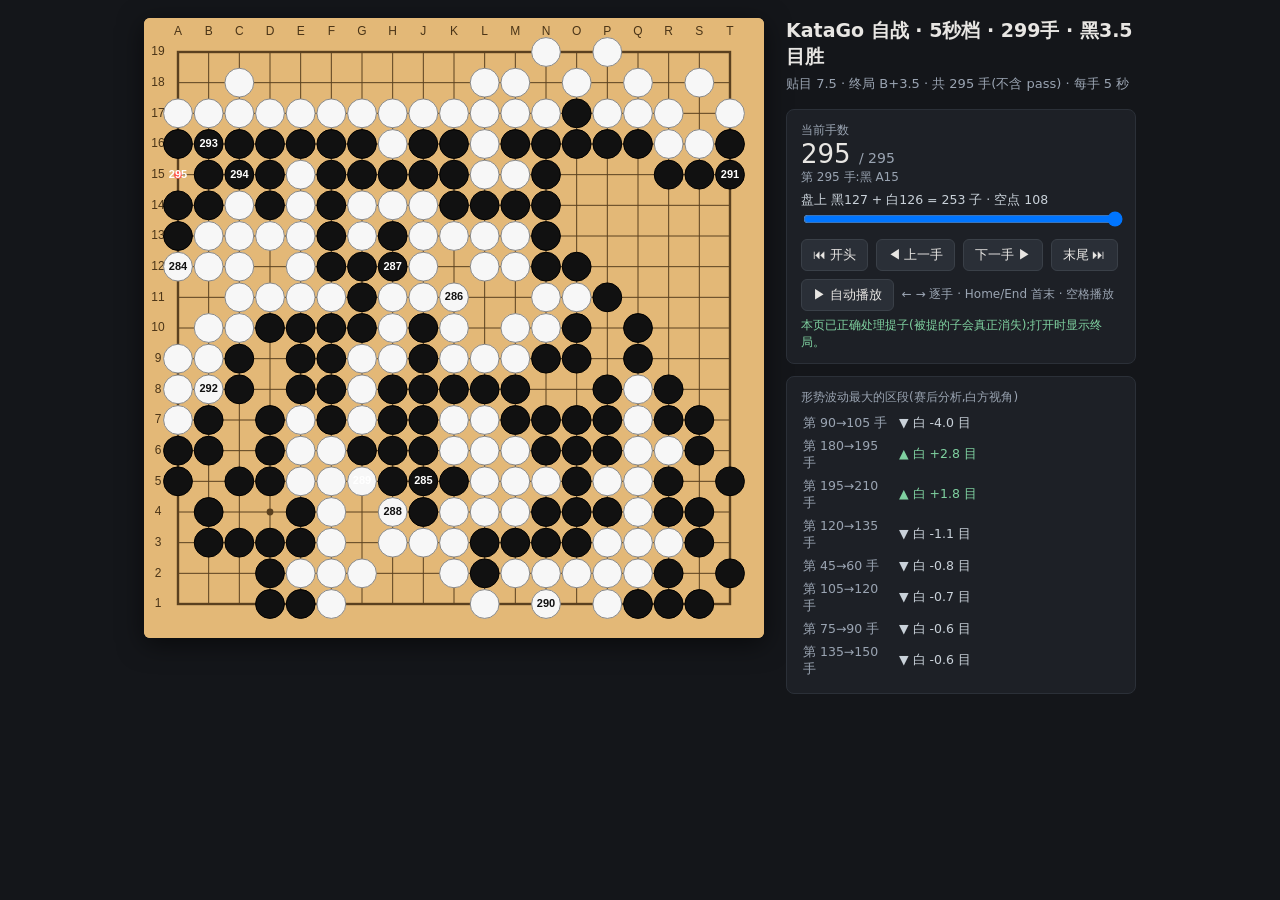
<file: games/selfplay_19/viewer.html>
<!DOCTYPE html>
<html lang="zh-CN"><head><meta charset="utf-8">
<title>KataGo 自战 · 5秒档 · 299手 · 黑3.5目胜</title>
<style>
 body{margin:0;background:#14161a;color:#e8e6e3;font-family:"Microsoft YaHei",system-ui,sans-serif;
      display:flex;justify-content:center;padding:18px}
 .wrap{display:flex;gap:22px;align-items:flex-start;flex-wrap:wrap;justify-content:center}
 canvas{background:#e3b877;border-radius:6px;box-shadow:0 6px 26px rgba(0,0,0,.55)}
 .panel{width:350px}
 h1{font-size:19px;margin:0 0 4px}
 .sub{color:#9aa4b2;font-size:13px;margin-bottom:14px;line-height:1.6}
 .card{background:#1d2026;border:1px solid #2b3038;border-radius:8px;padding:12px 14px;margin-bottom:12px}
 .big{font-size:26px;font-variant-numeric:tabular-nums}
 .row{display:flex;gap:8px;align-items:center;margin-top:8px;flex-wrap:wrap}
 button{background:#2a2f37;color:#e8e6e3;border:1px solid #3a4048;border-radius:6px;
        padding:6px 11px;cursor:pointer;font-size:13px}
 button:hover{background:#343a44}
 input[type=range]{width:100%}
 .k{color:#9aa4b2;font-size:12px}
 .key{color:#7fd1a0}
 .stat{display:flex;gap:14px;font-size:12.5px;color:#c9d1d9;margin-top:6px;flex-wrap:wrap}
 table{width:100%;border-collapse:collapse;font-size:12.5px}
 td{padding:3px 2px;color:#c9d1d9}
 td.n{color:#9aa4b2;width:92px}
 .hint{color:#7fd1a0;font-size:12px;margin-top:6px}
</style></head><body>
<div class="wrap">
  <canvas id="bd" width="620" height="620"></canvas>
  <div class="panel">
    <h1>KataGo 自战 · 5秒档 · 299手 · 黑3.5目胜</h1>
    <div class="sub" id="meta"></div>
    <div class="card">
      <div class="k">当前手数</div>
      <div class="big"><span id="n">0</span> <span style="font-size:14px;color:#9aa4b2" id="tot"></span></div>
      <div class="k" id="last">—</div>
      <div class="stat" id="live"></div>
      <input type="range" id="sl" min="0" max="100" value="100">
      <div class="row">
        <button onclick="go(0)">⏮ 开头</button>
        <button onclick="step(-1)">◀ 上一手</button>
        <button onclick="step(1)">下一手 ▶</button>
        <button onclick="go(TOTAL)">末尾 ⏭</button>
      </div>
      <div class="row"><button onclick="auto()" id="ab">▶ 自动播放</button>
        <span class="k">← → 逐手 · Home/End 首末 · 空格播放</span></div>
      <div class="hint">本页已正确处理提子(被提的子会真正消失);打开时显示终局。</div>
    </div>
    <div class="card">
      <div class="k" style="margin-bottom:6px">形势波动最大的区段(赛后分析,白方视角)</div>
      <table id="sw"></table>
    </div>
  </div>
</div>
<script>
const MOVES = [{"c": "b", "p": "R16"}, {"c": "w", "p": "D16"}, {"c": "b", "p": "C4"}, {"c": "w", "p": "Q3"}, {"c": "b", "p": "R5"}, {"c": "w", "p": "E3"}, {"c": "b", "p": "D5"}, {"c": "w", "p": "P17"}, {"c": "b", "p": "P4"}, {"c": "w", "p": "P3"}, {"c": "b", "p": "O4"}, {"c": "w", "p": "N3"}, {"c": "b", "p": "C17"}, {"c": "w", "p": "C16"}, {"c": "b", "p": "D17"}, {"c": "w", "p": "F17"}, {"c": "b", "p": "F18"}, {"c": "w", "p": "Q15"}, {"c": "b", "p": "R15"}, {"c": "w", "p": "Q14"}, {"c": "b", "p": "R13"}, {"c": "w", "p": "G18"}, {"c": "b", "p": "E17"}, {"c": "w", "p": "F16"}, {"c": "b", "p": "E16"}, {"c": "w", "p": "E15"}, {"c": "b", "p": "D15"}, {"c": "w", "p": "B15"}, {"c": "b", "p": "D14"}, {"c": "w", "p": "E13"}, {"c": "b", "p": "B17"}, {"c": "w", "p": "E14"}, {"c": "b", "p": "D13"}, {"c": "w", "p": "D12"}, {"c": "b", "p": "B13"}, {"c": "w", "p": "D11"}, {"c": "b", "p": "B14"}, {"c": "w", "p": "Q13"}, {"c": "b", "p": "R12"}, {"c": "w", "p": "Q12"}, {"c": "b", "p": "Q11"}, {"c": "w", "p": "P11"}, {"c": "b", "p": "Q10"}, {"c": "w", "p": "P10"}, {"c": "b", "p": "P9"}, {"c": "w", "p": "R4"}, {"c": "b", "p": "Q4"}, {"c": "w", "p": "R3"}, {"c": "b", "p": "S5"}, {"c": "w", "p": "R14"}, {"c": "b", "p": "S14"}, {"c": "w", "p": "S15"}, {"c": "b", "p": "S13"}, {"c": "w", "p": "R17"}, {"c": "b", "p": "N4"}, {"c": "w", "p": "M3"}, {"c": "b", "p": "S16"}, {"c": "w", "p": "O9"}, {"c": "b", "p": "O8"}, {"c": "w", "p": "N9"}, {"c": "b", "p": "N8"}, {"c": "w", "p": "M8"}, {"c": "b", "p": "M9"}, {"c": "w", "p": "M10"}, {"c": "b", "p": "L9"}, {"c": "w", "p": "L8"}, {"c": "b", "p": "K8"}, {"c": "w", "p": "K7"}, {"c": "b", "p": "N6"}, {"c": "w", "p": "K9"}, {"c": "b", "p": "L10"}, {"c": "w", "p": "J8"}, {"c": "b", "p": "O10"}, {"c": "w", "p": "N10"}, {"c": "b", "p": "O11"}, {"c": "w", "p": "L11"}, {"c": "b", "p": "P12"}, {"c": "w", "p": "Q16"}, {"c": "b", "p": "S17"}, {"c": "w", "p": "M14"}, {"c": "b", "p": "F12"}, {"c": "w", "p": "G13"}, {"c": "b", "p": "G14"}, {"c": "w", "p": "H17"}, {"c": "b", "p": "H13"}, {"c": "w", "p": "G12"}, {"c": "b", "p": "F13"}, {"c": "w", "p": "G11"}, {"c": "b", "p": "L14"}, {"c": "w", "p": "L15"}, {"c": "b", "p": "M15"}, {"c": "w", "p": "L13"}, {"c": "b", "p": "F11"}, {"c": "w", "p": "F14"}, {"c": "b", "p": "G10"}, {"c": "w", "p": "H11"}, {"c": "b", "p": "N14"}, {"c": "w", "p": "K14"}, {"c": "b", "p": "M13"}, {"c": "w", "p": "L14"}, {"c": "b", "p": "E12"}, {"c": "w", "p": "F15"}, {"c": "b", "p": "E10"}, {"c": "w", "p": "C9"}, {"c": "b", "p": "D10"}, {"c": "w", "p": "F9"}, {"c": "b", "p": "F10"}, {"c": "w", "p": "C10"}, {"c": "b", "p": "C11"}, {"c": "w", "p": "B11"}, {"c": "b", "p": "C12"}, {"c": "w", "p": "C6"}, {"c": "b", "p": "N16"}, {"c": "w", "p": "N18"}, {"c": "b", "p": "N11"}, {"c": "w", "p": "M11"}, {"c": "b", "p": "M12"}, {"c": "w", "p": "C2"}, {"c": "b", "p": "D8"}, {"c": "w", "p": "C8"}, {"c": "b", "p": "F4"}, {"c": "w", "p": "F3"}, {"c": "b", "p": "G4"}, {"c": "w", "p": "G3"}, {"c": "b", "p": "M17"}, {"c": "w", "p": "E7"}, {"c": "b", "p": "F6"}, {"c": "w", "p": "E6"}, {"c": "b", "p": "F7"}, {"c": "w", "p": "E8"}, {"c": "b", "p": "B6"}, {"c": "w", "p": "E5"}, {"c": "b", "p": "E4"}, {"c": "w", "p": "D3"}, {"c": "b", "p": "D4"}, {"c": "w", "p": "B3"}, {"c": "b", "p": "K5"}, {"c": "w", "p": "L5"}, {"c": "b", "p": "K4"}, {"c": "w", "p": "H6"}, {"c": "b", "p": "H5"}, {"c": "w", "p": "H3"}, {"c": "b", "p": "F5"}, {"c": "w", "p": "J6"}, {"c": "b", "p": "G9"}, {"c": "w", "p": "B7"}, {"c": "b", "p": "L6"}, {"c": "w", "p": "M18"}, {"c": "b", "p": "L12"}, {"c": "w", "p": "K10"}, {"c": "b", "p": "K12"}, {"c": "w", "p": "L16"}, {"c": "b", "p": "L17"}, {"c": "w", "p": "M16"}, {"c": "b", "p": "N17"}, {"c": "w", "p": "N15"}, {"c": "b", "p": "O15"}, {"c": "w", "p": "O14"}, {"c": "b", "p": "N13"}, {"c": "w", "p": "M15"}, {"c": "b", "p": "O17"}, {"c": "w", "p": "O18"}, {"c": "b", "p": "P14"}, {"c": "w", "p": "O16"}, {"c": "b", "p": "P16"}, {"c": "w", "p": "P15"}, {"c": "b", "p": "O13"}, {"c": "w", "p": "O16"}, {"c": "b", "p": "B5"}, {"c": "w", "p": "D9"}, {"c": "b", "p": "P16"}, {"c": "w", "p": "K17"}, {"c": "b", "p": "L18"}, {"c": "w", "p": "O16"}, {"c": "b", "p": "D6"}, {"c": "w", "p": "D7"}, {"c": "b", "p": "P16"}, {"c": "w", "p": "K18"}, {"c": "b", "p": "O16"}, {"c": "w", "p": "L19"}, {"c": "b", "p": "O14"}, {"c": "w", "p": "S4"}, {"c": "b", "p": "O3"}, {"c": "w", "p": "O2"}, {"c": "b", "p": "P2"}, {"c": "w", "p": "M2"}, {"c": "b", "p": "T4"}, {"c": "w", "p": "T3"}, {"c": "b", "p": "T5"}, {"c": "w", "p": "Q2"}, {"c": "b", "p": "J14"}, {"c": "w", "p": "M5"}, {"c": "b", "p": "M4"}, {"c": "w", "p": "L4"}, {"c": "b", "p": "L3"}, {"c": "w", "p": "K3"}, {"c": "b", "p": "M6"}, {"c": "w", "p": "L2"}, {"c": "b", "p": "N5"}, {"c": "w", "p": "L3"}, {"c": "b", "p": "H8"}, {"c": "w", "p": "S18"}, {"c": "b", "p": "R18"}, {"c": "w", "p": "Q17"}, {"c": "b", "p": "T18"}, {"c": "w", "p": "J15"}, {"c": "b", "p": "J11"}, {"c": "w", "p": "H10"}, {"c": "b", "p": "J10"}, {"c": "w", "p": "H9"}, {"c": "b", "p": "H7"}, {"c": "w", "p": "J9"}, {"c": "b", "p": "H15"}, {"c": "w", "p": "B12"}, {"c": "b", "p": "E11"}, {"c": "w", "p": "Q18"}, {"c": "b", "p": "S19"}, {"c": "w", "p": "E18"}, {"c": "b", "p": "D18"}, {"c": "w", "p": "F19"}, {"c": "b", "p": "K6"}, {"c": "w", "p": "J7"}, {"c": "b", "p": "J16"}, {"c": "w", "p": "K16"}, {"c": "b", "p": "J12"}, {"c": "w", "p": "H16"}, {"c": "b", "p": "K15"}, {"c": "w", "p": "G15"}, {"c": "b", "p": "Q19"}, {"c": "w", "p": "P19"}, {"c": "b", "p": "P13"}, {"c": "w", "p": "R19"}, {"c": "b", "p": "A12"}, {"c": "w", "p": "B10"}, {"c": "b", "p": "Q19"}, {"c": "w", "p": "P18"}, {"c": "b", "p": "J15"}, {"c": "w", "p": "R19"}, {"c": "b", "p": "M19"}, {"c": "w", "p": "N19"}, {"c": "b", "p": "Q19"}, {"c": "w", "p": "A11"}, {"c": "b", "p": "F8"}, {"c": "w", "p": "R19"}, {"c": "b", "p": "C5"}, {"c": "w", "p": "C7"}, {"c": "b", "p": "Q19"}, {"c": "w", "p": "A13"}, {"c": "b", "p": "A14"}, {"c": "w", "p": "R19"}, {"c": "b", "p": "A7"}, {"c": "w", "p": "A8"}, {"c": "b", "p": "Q19"}, {"c": "w", "p": "G6"}, {"c": "b", "p": "D19"}, {"c": "w", "p": "R19"}, {"c": "b", "p": "N2"}, {"c": "w", "p": "P1"}, {"c": "b", "p": "Q19"}, {"c": "w", "p": "M7"}, {"c": "b", "p": "N7"}, {"c": "w", "p": "R19"}, {"c": "b", "p": "S3"}, {"c": "w", "p": "S2"}, {"c": "b", "p": "Q19"}, {"c": "w", "p": "J17"}, {"c": "b", "p": "R19"}, {"c": "w", "p": "E9"}, {"c": "b", "p": "J4"}, {"c": "w", "p": "J3"}, {"c": "b", "p": "A4"}, {"c": "w", "p": "A3"}, {"c": "b", "p": "A6"}, {"c": "w", "p": "C3"}, {"c": "b", "p": "E19"}, {"c": "w", "p": "F18"}, {"c": "b", "p": "B4"}, {"c": "w", "p": "K13"}, {"c": "b", "p": "J13"}, {"c": "w", "p": "G7"}, {"c": "b", "p": "G8"}, {"c": "w", "p": "L7"}, {"c": "b", "p": "H14"}, {"c": "w", "p": "A12"}, {"c": "b", "p": "J5"}, {"c": "w", "p": "K11"}, {"c": "b", "p": "H12"}, {"c": "w", "p": "H4"}, {"c": "b", "p": "G5"}, {"c": "w", "p": "N1"}, {"c": "b", "p": "T15"}, {"c": "w", "p": "B8"}, {"c": "b", "p": "B16"}, {"c": "b", "p": "C15"}, {"c": "b", "p": "A15"}];
const SNAPS = [[[0, 0, 0, 0, 0, 0, 0, 0, 0, 0, 0, 0, 0, 0, 0, 0, 0, 0, 0], [0, 0, 0, 0, 0, 0, 0, 0, 0, 0, 0, 0, 0, 0, 0, 0, 0, 0, 0], [0, 0, 0, 0, 0, 0, 0, 0, 0, 0, 0, 0, 0, 0, 0, 0, 0, 0, 0], [0, 0, 0, 0, 0, 0, 0, 0, 0, 0, 0, 0, 0, 0, 0, 0, 0, 0, 0], [0, 0, 0, 0, 0, 0, 0, 0, 0, 0, 0, 0, 0, 0, 0, 0, 0, 0, 0], [0, 0, 0, 0, 0, 0, 0, 0, 0, 0, 0, 0, 0, 0, 0, 0, 0, 0, 0], [0, 0, 0, 0, 0, 0, 0, 0, 0, 0, 0, 0, 0, 0, 0, 0, 0, 0, 0], [0, 0, 0, 0, 0, 0, 0, 0, 0, 0, 0, 0, 0, 0, 0, 0, 0, 0, 0], [0, 0, 0, 0, 0, 0, 0, 0, 0, 0, 0, 0, 0, 0, 0, 0, 0, 0, 0], [0, 0, 0, 0, 0, 0, 0, 0, 0, 0, 0, 0, 0, 0, 0, 0, 0, 0, 0], [0, 0, 0, 0, 0, 0, 0, 0, 0, 0, 0, 0, 0, 0, 0, 0, 0, 0, 0], [0, 0, 0, 0, 0, 0, 0, 0, 0, 0, 0, 0, 0, 0, 0, 0, 0, 0, 0], [0, 0, 0, 0, 0, 0, 0, 0, 0, 0, 0, 0, 0, 0, 0, 0, 0, 0, 0], [0, 0, 0, 0, 0, 0, 0, 0, 0, 0, 0, 0, 0, 0, 0, 0, 0, 0, 0], [0, 0, 0, 0, 0, 0, 0, 0, 0, 0, 0, 0, 0, 0, 0, 0, 0, 0, 0], [0, 0, 0, 0, 0, 0, 0, 0, 0, 0, 0, 0, 0, 0, 0, 0, 1, 0, 0], [0, 0, 0, 0, 0, 0, 0, 0, 0, 0, 0, 0, 0, 0, 0, 0, 0, 0, 0], [0, 0, 0, 0, 0, 0, 0, 0, 0, 0, 0, 0, 0, 0, 0, 0, 0, 0, 0], [0, 0, 0, 0, 0, 0, 0, 0, 0, 0, 0, 0, 0, 0, 0, 0, 0, 0, 0]], [[0, 0, 0, 0, 0, 0, 0, 0, 0, 0, 0, 0, 0, 0, 0, 0, 0, 0, 0], [0, 0, 0, 0, 0, 0, 0, 0, 0, 0, 0, 0, 0, 0, 0, 0, 0, 0, 0], [0, 0, 0, 0, 0, 0, 0, 0, 0, 0, 0, 0, 0, 0, 0, 0, 0, 0, 0], [0, 0, 0, 0, 0, 0, 0, 0, 0, 0, 0, 0, 0, 0, 0, 0, 0, 0, 0], [0, 0, 0, 0, 0, 0, 0, 0, 0, 0, 0, 0, 0, 0, 0, 0, 0, 0, 0], [0, 0, 0, 0, 0, 0, 0, 0, 0, 0, 0, 0, 0, 0, 0, 0, 0, 0, 0], [0, 0, 0, 0, 0, 0, 0, 0, 0, 0, 0, 0, 0, 0, 0, 0, 0, 0, 0], [0, 0, 0, 0, 0, 0, 0, 0, 0, 0, 0, 0, 0, 0, 0, 0, 0, 0, 0], [0, 0, 0, 0, 0, 0, 0, 0, 0, 0, 0, 0, 0, 0, 0, 0, 0, 0, 0], [0, 0, 0, 0, 0, 0, 0, 0, 0, 0, 0, 0, 0, 0, 0, 0, 0, 0, 0], [0, 0, 0, 0, 0, 0, 0, 0, 0, 0, 0, 0, 0, 0, 0, 0, 0, 0, 0], [0, 0, 0, 0, 0, 0, 0, 0, 0, 0, 0, 0, 0, 0, 0, 0, 0, 0, 0], [0, 0, 0, 0, 0, 0, 0, 0, 0, 0, 0, 0, 0, 0, 0, 0, 0, 0, 0], [0, 0, 0, 0, 0, 0, 0, 0, 0, 0, 0, 0, 0, 0, 0, 0, 0, 0, 0], [0, 0, 0, 0, 0, 0, 0, 0, 0, 0, 0, 0, 0, 0, 0, 0, 0, 0, 0], [0, 0, 0, 2, 0, 0, 0, 0, 0, 0, 0, 0, 0, 0, 0, 0, 1, 0, 0], [0, 0, 0, 0, 0, 0, 0, 0, 0, 0, 0, 0, 0, 0, 0, 0, 0, 0, 0], [0, 0, 0, 0, 0, 0, 0, 0, 0, 0, 0, 0, 0, 0, 0, 0, 0, 0, 0], [0, 0, 0, 0, 0, 0, 0, 0, 0, 0, 0, 0, 0, 0, 0, 0, 0, 0, 0]], [[0, 0, 0, 0, 0, 0, 0, 0, 0, 0, 0, 0, 0, 0, 0, 0, 0, 0, 0], [0, 0, 0, 0, 0, 0, 0, 0, 0, 0, 0, 0, 0, 0, 0, 0, 0, 0, 0], [0, 0, 0, 0, 0, 0, 0, 0, 0, 0, 0, 0, 0, 0, 0, 0, 0, 0, 0], [0, 0, 1, 0, 0, 0, 0, 0, 0, 0, 0, 0, 0, 0, 0, 0, 0, 0, 0], [0, 0, 0, 0, 0, 0, 0, 0, 0, 0, 0, 0, 0, 0, 0, 0, 0, 0, 0], [0, 0, 0, 0, 0, 0, 0, 0, 0, 0, 0, 0, 0, 0, 0, 0, 0, 0, 0], [0, 0, 0, 0, 0, 0, 0, 0, 0, 0, 0, 0, 0, 0, 0, 0, 0, 0, 0], [0, 0, 0, 0, 0, 0, 0, 0, 0, 0, 0, 0, 0, 0, 0, 0, 0, 0, 0], [0, 0, 0, 0, 0, 0, 0, 0, 0, 0, 0, 0, 0, 0, 0, 0, 0, 0, 0], [0, 0, 0, 0, 0, 0, 0, 0, 0, 0, 0, 0, 0, 0, 0, 0, 0, 0, 0], [0, 0, 0, 0, 0, 0, 0, 0, 0, 0, 0, 0, 0, 0, 0, 0, 0, 0, 0], [0, 0, 0, 0, 0, 0, 0, 0, 0, 0, 0, 0, 0, 0, 0, 0, 0, 0, 0], [0, 0, 0, 0, 0, 0, 0, 0, 0, 0, 0, 0, 0, 0, 0, 0, 0, 0, 0], [0, 0, 0, 0, 0, 0, 0, 0, 0, 0, 0, 0, 0, 0, 0, 0, 0, 0, 0], [0, 0, 0, 0, 0, 0, 0, 0, 0, 0, 0, 0, 0, 0, 0, 0, 0, 0, 0], [0, 0, 0, 2, 0, 0, 0, 0, 0, 0, 0, 0, 0, 0, 0, 0, 1, 0, 0], [0, 0, 0, 0, 0, 0, 0, 0, 0, 0, 0, 0, 0, 0, 0, 0, 0, 0, 0], [0, 0, 0, 0, 0, 0, 0, 0, 0, 0, 0, 0, 0, 0, 0, 0, 0, 0, 0], [0, 0, 0, 0, 0, 0, 0, 0, 0, 0, 0, 0, 0, 0, 0, 0, 0, 0, 0]], [[0, 0, 0, 0, 0, 0, 0, 0, 0, 0, 0, 0, 0, 0, 0, 0, 0, 0, 0], [0, 0, 0, 0, 0, 0, 0, 0, 0, 0, 0, 0, 0, 0, 0, 0, 0, 0, 0], [0, 0, 0, 0, 0, 0, 0, 0, 0, 0, 0, 0, 0, 0, 0, 2, 0, 0, 0], [0, 0, 1, 0, 0, 0, 0, 0, 0, 0, 0, 0, 0, 0, 0, 0, 0, 0, 0], [0, 0, 0, 0, 0, 0, 0, 0, 0, 0, 0, 0, 0, 0, 0, 0, 0, 0, 0], [0, 0, 0, 0, 0, 0, 0, 0, 0, 0, 0, 0, 0, 0, 0, 0, 0, 0, 0], [0, 0, 0, 0, 0, 0, 0, 0, 0, 0, 0, 0, 0, 0, 0, 0, 0, 0, 0], [0, 0, 0, 0, 0, 0, 0, 0, 0, 0, 0, 0, 0, 0, 0, 0, 0, 0, 0], [0, 0, 0, 0, 0, 0, 0, 0, 0, 0, 0, 0, 0, 0, 0, 0, 0, 0, 0], [0, 0, 0, 0, 0, 0, 0, 0, 0, 0, 0, 0, 0, 0, 0, 0, 0, 0, 0], [0, 0, 0, 0, 0, 0, 0, 0, 0, 0, 0, 0, 0, 0, 0, 0, 0, 0, 0], [0, 0, 0, 0, 0, 0, 0, 0, 0, 0, 0, 0, 0, 0, 0, 0, 0, 0, 0], [0, 0, 0, 0, 0, 0, 0, 0, 0, 0, 0, 0, 0, 0, 0, 0, 0, 0, 0], [0, 0, 0, 0, 0, 0, 0, 0, 0, 0, 0, 0, 0, 0, 0, 0, 0, 0, 0], [0, 0, 0, 0, 0, 0, 0, 0, 0, 0, 0, 0, 0, 0, 0, 0, 0, 0, 0], [0, 0, 0, 2, 0, 0, 0, 0, 0, 0, 0, 0, 0, 0, 0, 0, 1, 0, 0], [0, 0, 0, 0, 0, 0, 0, 0, 0, 0, 0, 0, 0, 0, 0, 0, 0, 0, 0], [0, 0, 0, 0, 0, 0, 0, 0, 0, 0, 0, 0, 0, 0, 0, 0, 0, 0, 0], [0, 0, 0, 0, 0, 0, 0, 0, 0, 0, 0, 0, 0, 0, 0, 0, 0, 0, 0]], [[0, 0, 0, 0, 0, 0, 0, 0, 0, 0, 0, 0, 0, 0, 0, 0, 0, 0, 0], [0, 0, 0, 0, 0, 0, 0, 0, 0, 0, 0, 0, 0, 0, 0, 0, 0, 0, 0], [0, 0, 0, 0, 0, 0, 0, 0, 0, 0, 0, 0, 0, 0, 0, 2, 0, 0, 0], [0, 0, 1, 0, 0, 0, 0, 0, 0, 0, 0, 0, 0, 0, 0, 0, 0, 0, 0], [0, 0, 0, 0, 0, 0, 0, 0, 0, 0, 0, 0, 0, 0, 0, 0, 1, 0, 0], [0, 0, 0, 0, 0, 0, 0, 0, 0, 0, 0, 0, 0, 0, 0, 0, 0, 0, 0], [0, 0, 0, 0, 0, 0, 0, 0, 0, 0, 0, 0, 0, 0, 0, 0, 0, 0, 0], [0, 0, 0, 0, 0, 0, 0, 0, 0, 0, 0, 0, 0, 0, 0, 0, 0, 0, 0], [0, 0, 0, 0, 0, 0, 0, 0, 0, 0, 0, 0, 0, 0, 0, 0, 0, 0, 0], [0, 0, 0, 0, 0, 0, 0, 0, 0, 0, 0, 0, 0, 0, 0, 0, 0, 0, 0], [0, 0, 0, 0, 0, 0, 0, 0, 0, 0, 0, 0, 0, 0, 0, 0, 0, 0, 0], [0, 0, 0, 0, 0, 0, 0, 0, 0, 0, 0, 0, 0, 0, 0, 0, 0, 0, 0], [0, 0, 0, 0, 0, 0, 0, 0, 0, 0, 0, 0, 0, 0, 0, 0, 0, 0, 0], [0, 0, 0, 0, 0, 0, 0, 0, 0, 0, 0, 0, 0, 0, 0, 0, 0, 0, 0], [0, 0, 0, 0, 0, 0, 0, 0, 0, 0, 0, 0, 0, 0, 0, 0, 0, 0, 0], [0, 0, 0, 2, 0, 0, 0, 0, 0, 0, 0, 0, 0, 0, 0, 0, 1, 0, 0], [0, 0, 0, 0, 0, 0, 0, 0, 0, 0, 0, 0, 0, 0, 0, 0, 0, 0, 0], [0, 0, 0, 0, 0, 0, 0, 0, 0, 0, 0, 0, 0, 0, 0, 0, 0, 0, 0], [0, 0, 0, 0, 0, 0, 0, 0, 0, 0, 0, 0, 0, 0, 0, 0, 0, 0, 0]], [[0, 0, 0, 0, 0, 0, 0, 0, 0, 0, 0, 0, 0, 0, 0, 0, 0, 0, 0], [0, 0, 0, 0, 0, 0, 0, 0, 0, 0, 0, 0, 0, 0, 0, 0, 0, 0, 0], [0, 0, 0, 0, 2, 0, 0, 0, 0, 0, 0, 0, 0, 0, 0, 2, 0, 0, 0], [0, 0, 1, 0, 0, 0, 0, 0, 0, 0, 0, 0, 0, 0, 0, 0, 0, 0, 0], [0, 0, 0, 0, 0, 0, 0, 0, 0, 0, 0, 0, 0, 0, 0, 0, 1, 0, 0], [0, 0, 0, 0, 0, 0, 0, 0, 0, 0, 0, 0, 0, 0, 0, 0, 0, 0, 0], [0, 0, 0, 0, 0, 0, 0, 0, 0, 0, 0, 0, 0, 0, 0, 0, 0, 0, 0], [0, 0, 0, 0, 0, 0, 0, 0, 0, 0, 0, 0, 0, 0, 0, 0, 0, 0, 0], [0, 0, 0, 0, 0, 0, 0, 0, 0, 0, 0, 0, 0, 0, 0, 0, 0, 0, 0], [0, 0, 0, 0, 0, 0, 0, 0, 0, 0, 0, 0, 0, 0, 0, 0, 0, 0, 0], [0, 0, 0, 0, 0, 0, 0, 0, 0, 0, 0, 0, 0, 0, 0, 0, 0, 0, 0], [0, 0, 0, 0, 0, 0, 0, 0, 0, 0, 0, 0, 0, 0, 0, 0, 0, 0, 0], [0, 0, 0, 0, 0, 0, 0, 0, 0, 0, 0, 0, 0, 0, 0, 0, 0, 0, 0], [0, 0, 0, 0, 0, 0, 0, 0, 0, 0, 0, 0, 0, 0, 0, 0, 0, 0, 0], [0, 0, 0, 0, 0, 0, 0, 0, 0, 0, 0, 0, 0, 0, 0, 0, 0, 0, 0], [0, 0, 0, 2, 0, 0, 0, 0, 0, 0, 0, 0, 0, 0, 0, 0, 1, 0, 0], [0, 0, 0, 0, 0, 0, 0, 0, 0, 0, 0, 0, 0, 0, 0, 0, 0, 0, 0], [0, 0, 0, 0, 0, 0, 0, 0, 0, 0, 0, 0, 0, 0, 0, 0, 0, 0, 0], [0, 0, 0, 0, 0, 0, 0, 0, 0, 0, 0, 0, 0, 0, 0, 0, 0, 0, 0]], [[0, 0, 0, 0, 0, 0, 0, 0, 0, 0, 0, 0, 0, 0, 0, 0, 0, 0, 0], [0, 0, 0, 0, 0, 0, 0, 0, 0, 0, 0, 0, 0, 0, 0, 0, 0, 0, 0], [0, 0, 0, 0, 2, 0, 0, 0, 0, 0, 0, 0, 0, 0, 0, 2, 0, 0, 0], [0, 0, 1, 0, 0, 0, 0, 0, 0, 0, 0, 0, 0, 0, 0, 0, 0, 0, 0], [0, 0, 0, 1, 0, 0, 0, 0, 0, 0, 0, 0, 0, 0, 0, 0, 1, 0, 0], [0, 0, 0, 0, 0, 0, 0, 0, 0, 0, 0, 0, 0, 0, 0, 0, 0, 0, 0], [0, 0, 0, 0, 0, 0, 0, 0, 0, 0, 0, 0, 0, 0, 0, 0, 0, 0, 0], [0, 0, 0, 0, 0, 0, 0, 0, 0, 0, 0, 0, 0, 0, 0, 0, 0, 0, 0], [0, 0, 0, 0, 0, 0, 0, 0, 0, 0, 0, 0, 0, 0, 0, 0, 0, 0, 0], [0, 0, 0, 0, 0, 0, 0, 0, 0, 0, 0, 0, 0, 0, 0, 0, 0, 0, 0], [0, 0, 0, 0, 0, 0, 0, 0, 0, 0, 0, 0, 0, 0, 0, 0, 0, 0, 0], [0, 0, 0, 0, 0, 0, 0, 0, 0, 0, 0, 0, 0, 0, 0, 0, 0, 0, 0], [0, 0, 0, 0, 0, 0, 0, 0, 0, 0, 0, 0, 0, 0, 0, 0, 0, 0, 0], [0, 0, 0, 0, 0, 0, 0, 0, 0, 0, 0, 0, 0, 0, 0, 0, 0, 0, 0], [0, 0, 0, 0, 0, 0, 0, 0, 0, 0, 0, 0, 0, 0, 0, 0, 0, 0, 0], [0, 0, 0, 2, 0, 0, 0, 0, 0, 0, 0, 0, 0, 0, 0, 0, 1, 0, 0], [0, 0, 0, 0, 0, 0, 0, 0, 0, 0, 0, 0, 0, 0, 0, 0, 0, 0, 0], [0, 0, 0, 0, 0, 0, 0, 0, 0, 0, 0, 0, 0, 0, 0, 0, 0, 0, 0], [0, 0, 0, 0, 0, 0, 0, 0, 0, 0, 0, 0, 0, 0, 0, 0, 0, 0, 0]], [[0, 0, 0, 0, 0, 0, 0, 0, 0, 0, 0, 0, 0, 0, 0, 0, 0, 0, 0], [0, 0, 0, 0, 0, 0, 0, 0, 0, 0, 0, 0, 0, 0, 0, 0, 0, 0, 0], [0, 0, 0, 0, 2, 0, 0, 0, 0, 0, 0, 0, 0, 0, 0, 2, 0, 0, 0], [0, 0, 1, 0, 0, 0, 0, 0, 0, 0, 0, 0, 0, 0, 0, 0, 0, 0, 0], [0, 0, 0, 1, 0, 0, 0, 0, 0, 0, 0, 0, 0, 0, 0, 0, 1, 0, 0], [0, 0, 0, 0, 0, 0, 0, 0, 0, 0, 0, 0, 0, 0, 0, 0, 0, 0, 0], [0, 0, 0, 0, 0, 0, 0, 0, 0, 0, 0, 0, 0, 0, 0, 0, 0, 0, 0], [0, 0, 0, 0, 0, 0, 0, 0, 0, 0, 0, 0, 0, 0, 0, 0, 0, 0, 0], [0, 0, 0, 0, 0, 0, 0, 0, 0, 0, 0, 0, 0, 0, 0, 0, 0, 0, 0], [0, 0, 0, 0, 0, 0, 0, 0, 0, 0, 0, 0, 0, 0, 0, 0, 0, 0, 0], [0, 0, 0, 0, 0, 0, 0, 0, 0, 0, 0, 0, 0, 0, 0, 0, 0, 0, 0], [0, 0, 0, 0, 0, 0, 0, 0, 0, 0, 0, 0, 0, 0, 0, 0, 0, 0, 0], [0, 0, 0, 0, 0, 0, 0, 0, 0, 0, 0, 0, 0, 0, 0, 0, 0, 0, 0], [0, 0, 0, 0, 0, 0, 0, 0, 0, 0, 0, 0, 0, 0, 0, 0, 0, 0, 0], [0, 0, 0, 0, 0, 0, 0, 0, 0, 0, 0, 0, 0, 0, 0, 0, 0, 0, 0], [0, 0, 0, 2, 0, 0, 0, 0, 0, 0, 0, 0, 0, 0, 0, 0, 1, 0, 0], [0, 0, 0, 0, 0, 0, 0, 0, 0, 0, 0, 0, 0, 0, 2, 0, 0, 0, 0], [0, 0, 0, 0, 0, 0, 0, 0, 0, 0, 0, 0, 0, 0, 0, 0, 0, 0, 0], [0, 0, 0, 0, 0, 0, 0, 0, 0, 0, 0, 0, 0, 0, 0, 0, 0, 0, 0]], [[0, 0, 0, 0, 0, 0, 0, 0, 0, 0, 0, 0, 0, 0, 0, 0, 0, 0, 0], [0, 0, 0, 0, 0, 0, 0, 0, 0, 0, 0, 0, 0, 0, 0, 0, 0, 0, 0], [0, 0, 0, 0, 2, 0, 0, 0, 0, 0, 0, 0, 0, 0, 0, 2, 0, 0, 0], [0, 0, 1, 0, 0, 0, 0, 0, 0, 0, 0, 0, 0, 0, 1, 0, 0, 0, 0], [0, 0, 0, 1, 0, 0, 0, 0, 0, 0, 0, 0, 0, 0, 0, 0, 1, 0, 0], [0, 0, 0, 0, 0, 0, 0, 0, 0, 0, 0, 0, 0, 0, 0, 0, 0, 0, 0], [0, 0, 0, 0, 0, 0, 0, 0, 0, 0, 0, 0, 0, 0, 0, 0, 0, 0, 0], [0, 0, 0, 0, 0, 0, 0, 0, 0, 0, 0, 0, 0, 0, 0, 0, 0, 0, 0], [0, 0, 0, 0, 0, 0, 0, 0, 0, 0, 0, 0, 0, 0, 0, 0, 0, 0, 0], [0, 0, 0, 0, 0, 0, 0, 0, 0, 0, 0, 0, 0, 0, 0, 0, 0, 0, 0], [0, 0, 0, 0, 0, 0, 0, 0, 0, 0, 0, 0, 0, 0, 0, 0, 0, 0, 0], [0, 0, 0, 0, 0, 0, 0, 0, 0, 0, 0, 0, 0, 0, 0, 0, 0, 0, 0], [0, 0, 0, 0, 0, 0, 0, 0, 0, 0, 0, 0, 0, 0, 0, 0, 0, 0, 0], [0, 0, 0, 0, 0, 0, 0, 0, 0, 0, 0, 0, 0, 0, 0, 0, 0, 0, 0], [0, 0, 0, 0, 0, 0, 0, 0, 0, 0, 0, 0, 0, 0, 0, 0, 0, 0, 0], [0, 0, 0, 2, 0, 0, 0, 0, 0, 0, 0, 0, 0, 0, 0, 0, 1, 0, 0], [0, 0, 0, 0, 0, 0, 0, 0, 0, 0, 0, 0, 0, 0, 2, 0, 0, 0, 0], [0, 0, 0, 0, 0, 0, 0, 0, 0, 0, 0, 0, 0, 0, 0, 0, 0, 0, 0], [0, 0, 0, 0, 0, 0, 0, 0, 0, 0, 0, 0, 0, 0, 0, 0, 0, 0, 0]], [[0, 0, 0, 0, 0, 0, 0, 0, 0, 0, 0, 0, 0, 0, 0, 0, 0, 0, 0], [0, 0, 0, 0, 0, 0, 0, 0, 0, 0, 0, 0, 0, 0, 0, 0, 0, 0, 0], [0, 0, 0, 0, 2, 0, 0, 0, 0, 0, 0, 0, 0, 0, 2, 2, 0, 0, 0], [0, 0, 1, 0, 0, 0, 0, 0, 0, 0, 0, 0, 0, 0, 1, 0, 0, 0, 0], [0, 0, 0, 1, 0, 0, 0, 0, 0, 0, 0, 0, 0, 0, 0, 0, 1, 0, 0], [0, 0, 0, 0, 0, 0, 0, 0, 0, 0, 0, 0, 0, 0, 0, 0, 0, 0, 0], [0, 0, 0, 0, 0, 0, 0, 0, 0, 0, 0, 0, 0, 0, 0, 0, 0, 0, 0], [0, 0, 0, 0, 0, 0, 0, 0, 0, 0, 0, 0, 0, 0, 0, 0, 0, 0, 0], [0, 0, 0, 0, 0, 0, 0, 0, 0, 0, 0, 0, 0, 0, 0, 0, 0, 0, 0], [0, 0, 0, 0, 0, 0, 0, 0, 0, 0, 0, 0, 0, 0, 0, 0, 0, 0, 0], [0, 0, 0, 0, 0, 0, 0, 0, 0, 0, 0, 0, 0, 0, 0, 0, 0, 0, 0], [0, 0, 0, 0, 0, 0, 0, 0, 0, 0, 0, 0, 0, 0, 0, 0, 0, 0, 0], [0, 0, 0, 0, 0, 0, 0, 0, 0, 0, 0, 0, 0, 0, 0, 0, 0, 0, 0], [0, 0, 0, 0, 0, 0, 0, 0, 0, 0, 0, 0, 0, 0, 0, 0, 0, 0, 0], [0, 0, 0, 0, 0, 0, 0, 0, 0, 0, 0, 0, 0, 0, 0, 0, 0, 0, 0], [0, 0, 0, 2, 0, 0, 0, 0, 0, 0, 0, 0, 0, 0, 0, 0, 1, 0, 0], [0, 0, 0, 0, 0, 0, 0, 0, 0, 0, 0, 0, 0, 0, 2, 0, 0, 0, 0], [0, 0, 0, 0, 0, 0, 0, 0, 0, 0, 0, 0, 0, 0, 0, 0, 0, 0, 0], [0, 0, 0, 0, 0, 0, 0, 0, 0, 0, 0, 0, 0, 0, 0, 0, 0, 0, 0]], [[0, 0, 0, 0, 0, 0, 0, 0, 0, 0, 0, 0, 0, 0, 0, 0, 0, 0, 0], [0, 0, 0, 0, 0, 0, 0, 0, 0, 0, 0, 0, 0, 0, 0, 0, 0, 0, 0], [0, 0, 0, 0, 2, 0, 0, 0, 0, 0, 0, 0, 0, 0, 2, 2, 0, 0, 0], [0, 0, 1, 0, 0, 0, 0, 0, 0, 0, 0, 0, 0, 1, 1, 0, 0, 0, 0], [0, 0, 0, 1, 0, 0, 0, 0, 0, 0, 0, 0, 0, 0, 0, 0, 1, 0, 0], [0, 0, 0, 0, 0, 0, 0, 0, 0, 0, 0, 0, 0, 0, 0, 0, 0, 0, 0], [0, 0, 0, 0, 0, 0, 0, 0, 0, 0, 0, 0, 0, 0, 0, 0, 0, 0, 0], [0, 0, 0, 0, 0, 0, 0, 0, 0, 0, 0, 0, 0, 0, 0, 0, 0, 0, 0], [0, 0, 0, 0, 0, 0, 0, 0, 0, 0, 0, 0, 0, 0, 0, 0, 0, 0, 0], [0, 0, 0, 0, 0, 0, 0, 0, 0, 0, 0, 0, 0, 0, 0, 0, 0, 0, 0], [0, 0, 0, 0, 0, 0, 0, 0, 0, 0, 0, 0, 0, 0, 0, 0, 0, 0, 0], [0, 0, 0, 0, 0, 0, 0, 0, 0, 0, 0, 0, 0, 0, 0, 0, 0, 0, 0], [0, 0, 0, 0, 0, 0, 0, 0, 0, 0, 0, 0, 0, 0, 0, 0, 0, 0, 0], [0, 0, 0, 0, 0, 0, 0, 0, 0, 0, 0, 0, 0, 0, 0, 0, 0, 0, 0], [0, 0, 0, 0, 0, 0, 0, 0, 0, 0, 0, 0, 0, 0, 0, 0, 0, 0, 0], [0, 0, 0, 2, 0, 0, 0, 0, 0, 0, 0, 0, 0, 0, 0, 0, 1, 0, 0], [0, 0, 0, 0, 0, 0, 0, 0, 0, 0, 0, 0, 0, 0, 2, 0, 0, 0, 0], [0, 0, 0, 0, 0, 0, 0, 0, 0, 0, 0, 0, 0, 0, 0, 0, 0, 0, 0], [0, 0, 0, 0, 0, 0, 0, 0, 0, 0, 0, 0, 0, 0, 0, 0, 0, 0, 0]], [[0, 0, 0, 0, 0, 0, 0, 0, 0, 0, 0, 0, 0, 0, 0, 0, 0, 0, 0], [0, 0, 0, 0, 0, 0, 0, 0, 0, 0, 0, 0, 0, 0, 0, 0, 0, 0, 0], [0, 0, 0, 0, 2, 0, 0, 0, 0, 0, 0, 0, 2, 0, 2, 2, 0, 0, 0], [0, 0, 1, 0, 0, 0, 0, 0, 0, 0, 0, 0, 0, 1, 1, 0, 0, 0, 0], [0, 0, 0, 1, 0, 0, 0, 0, 0, 0, 0, 0, 0, 0, 0, 0, 1, 0, 0], [0, 0, 0, 0, 0, 0, 0, 0, 0, 0, 0, 0, 0, 0, 0, 0, 0, 0, 0], [0, 0, 0, 0, 0, 0, 0, 0, 0, 0, 0, 0, 0, 0, 0, 0, 0, 0, 0], [0, 0, 0, 0, 0, 0, 0, 0, 0, 0, 0, 0, 0, 0, 0, 0, 0, 0, 0], [0, 0, 0, 0, 0, 0, 0, 0, 0, 0, 0, 0, 0, 0, 0, 0, 0, 0, 0], [0, 0, 0, 0, 0, 0, 0, 0, 0, 0, 0, 0, 0, 0, 0, 0, 0, 0, 0], [0, 0, 0, 0, 0, 0, 0, 0, 0, 0, 0, 0, 0, 0, 0, 0, 0, 0, 0], [0, 0, 0, 0, 0, 0, 0, 0, 0, 0, 0, 0, 0, 0, 0, 0, 0, 0, 0], [0, 0, 0, 0, 0, 0, 0, 0, 0, 0, 0, 0, 0, 0, 0, 0, 0, 0, 0], [0, 0, 0, 0, 0, 0, 0, 0, 0, 0, 0, 0, 0, 0, 0, 0, 0, 0, 0], [0, 0, 0, 0, 0, 0, 0, 0, 0, 0, 0, 0, 0, 0, 0, 0, 0, 0, 0], [0, 0, 0, 2, 0, 0, 0, 0, 0, 0, 0, 0, 0, 0, 0, 0, 1, 0, 0], [0, 0, 0, 0, 0, 0, 0, 0, 0, 0, 0, 0, 0, 0, 2, 0, 0, 0, 0], [0, 0, 0, 0, 0, 0, 0, 0, 0, 0, 0, 0, 0, 0, 0, 0, 0, 0, 0], [0, 0, 0, 0, 0, 0, 0, 0, 0, 0, 0, 0, 0, 0, 0, 0, 0, 0, 0]], [[0, 0, 0, 0, 0, 0, 0, 0, 0, 0, 0, 0, 0, 0, 0, 0, 0, 0, 0], [0, 0, 0, 0, 0, 0, 0, 0, 0, 0, 0, 0, 0, 0, 0, 0, 0, 0, 0], [0, 0, 0, 0, 2, 0, 0, 0, 0, 0, 0, 0, 2, 0, 2, 2, 0, 0, 0], [0, 0, 1, 0, 0, 0, 0, 0, 0, 0, 0, 0, 0, 1, 1, 0, 0, 0, 0], [0, 0, 0, 1, 0, 0, 0, 0, 0, 0, 0, 0, 0, 0, 0, 0, 1, 0, 0], [0, 0, 0, 0, 0, 0, 0, 0, 0, 0, 0, 0, 0, 0, 0, 0, 0, 0, 0], [0, 0, 0, 0, 0, 0, 0, 0, 0, 0, 0, 0, 0, 0, 0, 0, 0, 0, 0], [0, 0, 0, 0, 0, 0, 0, 0, 0, 0, 0, 0, 0, 0, 0, 0, 0, 0, 0], [0, 0, 0, 0, 0, 0, 0, 0, 0, 0, 0, 0, 0, 0, 0, 0, 0, 0, 0], [0, 0, 0, 0, 0, 0, 0, 0, 0, 0, 0, 0, 0, 0, 0, 0, 0, 0, 0], [0, 0, 0, 0, 0, 0, 0, 0, 0, 0, 0, 0, 0, 0, 0, 0, 0, 0, 0], [0, 0, 0, 0, 0, 0, 0, 0, 0, 0, 0, 0, 0, 0, 0, 0, 0, 0, 0], [0, 0, 0, 0, 0, 0, 0, 0, 0, 0, 0, 0, 0, 0, 0, 0, 0, 0, 0], [0, 0, 0, 0, 0, 0, 0, 0, 0, 0, 0, 0, 0, 0, 0, 0, 0, 0, 0], [0, 0, 0, 0, 0, 0, 0, 0, 0, 0, 0, 0, 0, 0, 0, 0, 0, 0, 0], [0, 0, 0, 2, 0, 0, 0, 0, 0, 0, 0, 0, 0, 0, 0, 0, 1, 0, 0], [0, 0, 1, 0, 0, 0, 0, 0, 0, 0, 0, 0, 0, 0, 2, 0, 0, 0, 0], [0, 0, 0, 0, 0, 0, 0, 0, 0, 0, 0, 0, 0, 0, 0, 0, 0, 0, 0], [0, 0, 0, 0, 0, 0, 0, 0, 0, 0, 0, 0, 0, 0, 0, 0, 0, 0, 0]], [[0, 0, 0, 0, 0, 0, 0, 0, 0, 0, 0, 0, 0, 0, 0, 0, 0, 0, 0], [0, 0, 0, 0, 0, 0, 0, 0, 0, 0, 0, 0, 0, 0, 0, 0, 0, 0, 0], [0, 0, 0, 0, 2, 0, 0, 0, 0, 0, 0, 0, 2, 0, 2, 2, 0, 0, 0], [0, 0, 1, 0, 0, 0, 0, 0, 0, 0, 0, 0, 0, 1, 1, 0, 0, 0, 0], [0, 0, 0, 1, 0, 0, 0, 0, 0, 0, 0, 0, 0, 0, 0, 0, 1, 0, 0], [0, 0, 0, 0, 0, 0, 0, 0, 0, 0, 0, 0, 0, 0, 0, 0, 0, 0, 0], [0, 0, 0, 0, 0, 0, 0, 0, 0, 0, 0, 0, 0, 0, 0, 0, 0, 0, 0], [0, 0, 0, 0, 0, 0, 0, 0, 0, 0, 0, 0, 0, 0, 0, 0, 0, 0, 0], [0, 0, 0, 0, 0, 0, 0, 0, 0, 0, 0, 0, 0, 0, 0, 0, 0, 0, 0], [0, 0, 0, 0, 0, 0, 0, 0, 0, 0, 0, 0, 0, 0, 0, 0, 0, 0, 0], [0, 0, 0, 0, 0, 0, 0, 0, 0, 0, 0, 0, 0, 0, 0, 0, 0, 0, 0], [0, 0, 0, 0, 0, 0, 0, 0, 0, 0, 0, 0, 0, 0, 0, 0, 0, 0, 0], [0, 0, 0, 0, 0, 0, 0, 0, 0, 0, 0, 0, 0, 0, 0, 0, 0, 0, 0], [0, 0, 0, 0, 0, 0, 0, 0, 0, 0, 0, 0, 0, 0, 0, 0, 0, 0, 0], [0, 0, 0, 0, 0, 0, 0, 0, 0, 0, 0, 0, 0, 0, 0, 0, 0, 0, 0], [0, 0, 2, 2, 0, 0, 0, 0, 0, 0, 0, 0, 0, 0, 0, 0, 1, 0, 0], [0, 0, 1, 0, 0, 0, 0, 0, 0, 0, 0, 0, 0, 0, 2, 0, 0, 0, 0], [0, 0, 0, 0, 0, 0, 0, 0, 0, 0, 0, 0, 0, 0, 0, 0, 0, 0, 0], [0, 0, 0, 0, 0, 0, 0, 0, 0, 0, 0, 0, 0, 0, 0, 0, 0, 0, 0]], [[0, 0, 0, 0, 0, 0, 0, 0, 0, 0, 0, 0, 0, 0, 0, 0, 0, 0, 0], [0, 0, 0, 0, 0, 0, 0, 0, 0, 0, 0, 0, 0, 0, 0, 0, 0, 0, 0], [0, 0, 0, 0, 2, 0, 0, 0, 0, 0, 0, 0, 2, 0, 2, 2, 0, 0, 0], [0, 0, 1, 0, 0, 0, 0, 0, 0, 0, 0, 0, 0, 1, 1, 0, 0, 0, 0], [0, 0, 0, 1, 0, 0, 0, 0, 0, 0, 0, 0, 0, 0, 0, 0, 1, 0, 0], [0, 0, 0, 0, 0, 0, 0, 0, 0, 0, 0, 0, 0, 0, 0, 0, 0, 0, 0], [0, 0, 0, 0, 0, 0, 0, 0, 0, 0, 0, 0, 0, 0, 0, 0, 0, 0, 0], [0, 0, 0, 0, 0, 0, 0, 0, 0, 0, 0, 0, 0, 0, 0, 0, 0, 0, 0], [0, 0, 0, 0, 0, 0, 0, 0, 0, 0, 0, 0, 0, 0, 0, 0, 0, 0, 0], [0, 0, 0, 0, 0, 0, 0, 0, 0, 0, 0, 0, 0, 0, 0, 0, 0, 0, 0], [0, 0, 0, 0, 0, 0, 0, 0, 0, 0, 0, 0, 0, 0, 0, 0, 0, 0, 0], [0, 0, 0, 0, 0, 0, 0, 0, 0, 0, 0, 0, 0, 0, 0, 0, 0, 0, 0], [0, 0, 0, 0, 0, 0, 0, 0, 0, 0, 0, 0, 0, 0, 0, 0, 0, 0, 0], [0, 0, 0, 0, 0, 0, 0, 0, 0, 0, 0, 0, 0, 0, 0, 0, 0, 0, 0], [0, 0, 0, 0, 0, 0, 0, 0, 0, 0, 0, 0, 0, 0, 0, 0, 0, 0, 0], [0, 0, 2, 2, 0, 0, 0, 0, 0, 0, 0, 0, 0, 0, 0, 0, 1, 0, 0], [0, 0, 1, 1, 0, 0, 0, 0, 0, 0, 0, 0, 0, 0, 2, 0, 0, 0, 0], [0, 0, 0, 0, 0, 0, 0, 0, 0, 0, 0, 0, 0, 0, 0, 0, 0, 0, 0], [0, 0, 0, 0, 0, 0, 0, 0, 0, 0, 0, 0, 0, 0, 0, 0, 0, 0, 0]], [[0, 0, 0, 0, 0, 0, 0, 0, 0, 0, 0, 0, 0, 0, 0, 0, 0, 0, 0], [0, 0, 0, 0, 0, 0, 0, 0, 0, 0, 0, 0, 0, 0, 0, 0, 0, 0, 0], [0, 0, 0, 0, 2, 0, 0, 0, 0, 0, 0, 0, 2, 0, 2, 2, 0, 0, 0], [0, 0, 1, 0, 0, 0, 0, 0, 0, 0, 0, 0, 0, 1, 1, 0, 0, 0, 0], [0, 0, 0, 1, 0, 0, 0, 0, 0, 0, 0, 0, 0, 0, 0, 0, 1, 0, 0], [0, 0, 0, 0, 0, 0, 0, 0, 0, 0, 0, 0, 0, 0, 0, 0, 0, 0, 0], [0, 0, 0, 0, 0, 0, 0, 0, 0, 0, 0, 0, 0, 0, 0, 0, 0, 0, 0], [0, 0, 0, 0, 0, 0, 0, 0, 0, 0, 0, 0, 0, 0, 0, 0, 0, 0, 0], [0, 0, 0, 0, 0, 0, 0, 0, 0, 0, 0, 0, 0, 0, 0, 0, 0, 0, 0], [0, 0, 0, 0, 0, 0, 0, 0, 0, 0, 0, 0, 0, 0, 0, 0, 0, 0, 0], [0, 0, 0, 0, 0, 0, 0, 0, 0, 0, 0, 0, 0, 0, 0, 0, 0, 0, 0], [0, 0, 0, 0, 0, 0, 0, 0, 0, 0, 0, 0, 0, 0, 0, 0, 0, 0, 0], [0, 0, 0, 0, 0, 0, 0, 0, 0, 0, 0, 0, 0, 0, 0, 0, 0, 0, 0], [0, 0, 0, 0, 0, 0, 0, 0, 0, 0, 0, 0, 0, 0, 0, 0, 0, 0, 0], [0, 0, 0, 0, 0, 0, 0, 0, 0, 0, 0, 0, 0, 0, 0, 0, 0, 0, 0], [0, 0, 2, 2, 0, 0, 0, 0, 0, 0, 0, 0, 0, 0, 0, 0, 1, 0, 0], [0, 0, 1, 1, 0, 2, 0, 0, 0, 0, 0, 0, 0, 0, 2, 0, 0, 0, 0], [0, 0, 0, 0, 0, 0, 0, 0, 0, 0, 0, 0, 0, 0, 0, 0, 0, 0, 0], [0, 0, 0, 0, 0, 0, 0, 0, 0, 0, 0, 0, 0, 0, 0, 0, 0, 0, 0]], [[0, 0, 0, 0, 0, 0, 0, 0, 0, 0, 0, 0, 0, 0, 0, 0, 0, 0, 0], [0, 0, 0, 0, 0, 0, 0, 0, 0, 0, 0, 0, 0, 0, 0, 0, 0, 0, 0], [0, 0, 0, 0, 2, 0, 0, 0, 0, 0, 0, 0, 2, 0, 2, 2, 0, 0, 0], [0, 0, 1, 0, 0, 0, 0, 0, 0, 0, 0, 0, 0, 1, 1, 0, 0, 0, 0], [0, 0, 0, 1, 0, 0, 0, 0, 0, 0, 0, 0, 0, 0, 0, 0, 1, 0, 0], [0, 0, 0, 0, 0, 0, 0, 0, 0, 0, 0, 0, 0, 0, 0, 0, 0, 0, 0], [0, 0, 0, 0, 0, 0, 0, 0, 0, 0, 0, 0, 0, 0, 0, 0, 0, 0, 0], [0, 0, 0, 0, 0, 0, 0, 0, 0, 0, 0, 0, 0, 0, 0, 0, 0, 0, 0], [0, 0, 0, 0, 0, 0, 0, 0, 0, 0, 0, 0, 0, 0, 0, 0, 0, 0, 0], [0, 0, 0, 0, 0, 0, 0, 0, 0, 0, 0, 0, 0, 0, 0, 0, 0, 0, 0], [0, 0, 0, 0, 0, 0, 0, 0, 0, 0, 0, 0, 0, 0, 0, 0, 0, 0, 0], [0, 0, 0, 0, 0, 0, 0, 0, 0, 0, 0, 0, 0, 0, 0, 0, 0, 0, 0], [0, 0, 0, 0, 0, 0, 0, 0, 0, 0, 0, 0, 0, 0, 0, 0, 0, 0, 0], [0, 0, 0, 0, 0, 0, 0, 0, 0, 0, 0, 0, 0, 0, 0, 0, 0, 0, 0], [0, 0, 0, 0, 0, 0, 0, 0, 0, 0, 0, 0, 0, 0, 0, 0, 0, 0, 0], [0, 0, 2, 2, 0, 0, 0, 0, 0, 0, 0, 0, 0, 0, 0, 0, 1, 0, 0], [0, 0, 1, 1, 0, 2, 0, 0, 0, 0, 0, 0, 0, 0, 2, 0, 0, 0, 0], [0, 0, 0, 0, 0, 1, 0, 0, 0, 0, 0, 0, 0, 0, 0, 0, 0, 0, 0], [0, 0, 0, 0, 0, 0, 0, 0, 0, 0, 0, 0, 0, 0, 0, 0, 0, 0, 0]], [[0, 0, 0, 0, 0, 0, 0, 0, 0, 0, 0, 0, 0, 0, 0, 0, 0, 0, 0], [0, 0, 0, 0, 0, 0, 0, 0, 0, 0, 0, 0, 0, 0, 0, 0, 0, 0, 0], [0, 0, 0, 0, 2, 0, 0, 0, 0, 0, 0, 0, 2, 0, 2, 2, 0, 0, 0], [0, 0, 1, 0, 0, 0, 0, 0, 0, 0, 0, 0, 0, 1, 1, 0, 0, 0, 0], [0, 0, 0, 1, 0, 0, 0, 0, 0, 0, 0, 0, 0, 0, 0, 0, 1, 0, 0], [0, 0, 0, 0, 0, 0, 0, 0, 0, 0, 0, 0, 0, 0, 0, 0, 0, 0, 0], [0, 0, 0, 0, 0, 0, 0, 0, 0, 0, 0, 0, 0, 0, 0, 0, 0, 0, 0], [0, 0, 0, 0, 0, 0, 0, 0, 0, 0, 0, 0, 0, 0, 0, 0, 0, 0, 0], [0, 0, 0, 0, 0, 0, 0, 0, 0, 0, 0, 0, 0, 0, 0, 0, 0, 0, 0], [0, 0, 0, 0, 0, 0, 0, 0, 0, 0, 0, 0, 0, 0, 0, 0, 0, 0, 0], [0, 0, 0, 0, 0, 0, 0, 0, 0, 0, 0, 0, 0, 0, 0, 0, 0, 0, 0], [0, 0, 0, 0, 0, 0, 0, 0, 0, 0, 0, 0, 0, 0, 0, 0, 0, 0, 0], [0, 0, 0, 0, 0, 0, 0, 0, 0, 0, 0, 0, 0, 0, 0, 0, 0, 0, 0], [0, 0, 0, 0, 0, 0, 0, 0, 0, 0, 0, 0, 0, 0, 0, 0, 0, 0, 0], [0, 0, 0, 0, 0, 0, 0, 0, 0, 0, 0, 0, 0, 0, 0, 2, 0, 0, 0], [0, 0, 2, 2, 0, 0, 0, 0, 0, 0, 0, 0, 0, 0, 0, 0, 1, 0, 0], [0, 0, 1, 1, 0, 2, 0, 0, 0, 0, 0, 0, 0, 0, 2, 0, 0, 0, 0], [0, 0, 0, 0, 0, 1, 0, 0, 0, 0, 0, 0, 0, 0, 0, 0, 0, 0, 0], [0, 0, 0, 0, 0, 0, 0, 0, 0, 0, 0, 0, 0, 0, 0, 0, 0, 0, 0]], [[0, 0, 0, 0, 0, 0, 0, 0, 0, 0, 0, 0, 0, 0, 0, 0, 0, 0, 0], [0, 0, 0, 0, 0, 0, 0, 0, 0, 0, 0, 0, 0, 0, 0, 0, 0, 0, 0], [0, 0, 0, 0, 2, 0, 0, 0, 0, 0, 0, 0, 2, 0, 2, 2, 0, 0, 0], [0, 0, 1, 0, 0, 0, 0, 0, 0, 0, 0, 0, 0, 1, 1, 0, 0, 0, 0], [0, 0, 0, 1, 0, 0, 0, 0, 0, 0, 0, 0, 0, 0, 0, 0, 1, 0, 0], [0, 0, 0, 0, 0, 0, 0, 0, 0, 0, 0, 0, 0, 0, 0, 0, 0, 0, 0], [0, 0, 0, 0, 0, 0, 0, 0, 0, 0, 0, 0, 0, 0, 0, 0, 0, 0, 0], [0, 0, 0, 0, 0, 0, 0, 0, 0, 0, 0, 0, 0, 0, 0, 0, 0, 0, 0], [0, 0, 0, 0, 0, 0, 0, 0, 0, 0, 0, 0, 0, 0, 0, 0, 0, 0, 0], [0, 0, 0, 0, 0, 0, 0, 0, 0, 0, 0, 0, 0, 0, 0, 0, 0, 0, 0], [0, 0, 0, 0, 0, 0, 0, 0, 0, 0, 0, 0, 0, 0, 0, 0, 0, 0, 0], [0, 0, 0, 0, 0, 0, 0, 0, 0, 0, 0, 0, 0, 0, 0, 0, 0, 0, 0], [0, 0, 0, 0, 0, 0, 0, 0, 0, 0, 0, 0, 0, 0, 0, 0, 0, 0, 0], [0, 0, 0, 0, 0, 0, 0, 0, 0, 0, 0, 0, 0, 0, 0, 0, 0, 0, 0], [0, 0, 0, 0, 0, 0, 0, 0, 0, 0, 0, 0, 0, 0, 0, 2, 1, 0, 0], [0, 0, 2, 2, 0, 0, 0, 0, 0, 0, 0, 0, 0, 0, 0, 0, 1, 0, 0], [0, 0, 1, 1, 0, 2, 0, 0, 0, 0, 0, 0, 0, 0, 2, 0, 0, 0, 0], [0, 0, 0, 0, 0, 1, 0, 0, 0, 0, 0, 0, 0, 0, 0, 0, 0, 0, 0], [0, 0, 0, 0, 0, 0, 0, 0, 0, 0, 0, 0, 0, 0, 0, 0, 0, 0, 0]], [[0, 0, 0, 0, 0, 0, 0, 0, 0, 0, 0, 0, 0, 0, 0, 0, 0, 0, 0], [0, 0, 0, 0, 0, 0, 0, 0, 0, 0, 0, 0, 0, 0, 0, 0, 0, 0, 0], [0, 0, 0, 0, 2, 0, 0, 0, 0, 0, 0, 0, 2, 0, 2, 2, 0, 0, 0], [0, 0, 1, 0, 0, 0, 0, 0, 0, 0, 0, 0, 0, 1, 1, 0, 0, 0, 0], [0, 0, 0, 1, 0, 0, 0, 0, 0, 0, 0, 0, 0, 0, 0, 0, 1, 0, 0], [0, 0, 0, 0, 0, 0, 0, 0, 0, 0, 0, 0, 0, 0, 0, 0, 0, 0, 0], [0, 0, 0, 0, 0, 0, 0, 0, 0, 0, 0, 0, 0, 0, 0, 0, 0, 0, 0], [0, 0, 0, 0, 0, 0, 0, 0, 0, 0, 0, 0, 0, 0, 0, 0, 0, 0, 0], [0, 0, 0, 0, 0, 0, 0, 0, 0, 0, 0, 0, 0, 0, 0, 0, 0, 0, 0], [0, 0, 0, 0, 0, 0, 0, 0, 0, 0, 0, 0, 0, 0, 0, 0, 0, 0, 0], [0, 0, 0, 0, 0, 0, 0, 0, 0, 0, 0, 0, 0, 0, 0, 0, 0, 0, 0], [0, 0, 0, 0, 0, 0, 0, 0, 0, 0, 0, 0, 0, 0, 0, 0, 0, 0, 0], [0, 0, 0, 0, 0, 0, 0, 0, 0, 0, 0, 0, 0, 0, 0, 0, 0, 0, 0], [0, 0, 0, 0, 0, 0, 0, 0, 0, 0, 0, 0, 0, 0, 0, 2, 0, 0, 0], [0, 0, 0, 0, 0, 0, 0, 0, 0, 0, 0, 0, 0, 0, 0, 2, 1, 0, 0], [0, 0, 2, 2, 0, 0, 0, 0, 0, 0, 0, 0, 0, 0, 0, 0, 1, 0, 0], [0, 0, 1, 1, 0, 2, 0, 0, 0, 0, 0, 0, 0, 0, 2, 0, 0, 0, 0], [0, 0, 0, 0, 0, 1, 0, 0, 0, 0, 0, 0, 0, 0, 0, 0, 0, 0, 0], [0, 0, 0, 0, 0, 0, 0, 0, 0, 0, 0, 0, 0, 0, 0, 0, 0, 0, 0]], [[0, 0, 0, 0, 0, 0, 0, 0, 0, 0, 0, 0, 0, 0, 0, 0, 0, 0, 0], [0, 0, 0, 0, 0, 0, 0, 0, 0, 0, 0, 0, 0, 0, 0, 0, 0, 0, 0], [0, 0, 0, 0, 2, 0, 0, 0, 0, 0, 0, 0, 2, 0, 2, 2, 0, 0, 0], [0, 0, 1, 0, 0, 0, 0, 0, 0, 0, 0, 0, 0, 1, 1, 0, 0, 0, 0], [0, 0, 0, 1, 0, 0, 0, 0, 0, 0, 0, 0, 0, 0, 0, 0, 1, 0, 0], [0, 0, 0, 0, 0, 0, 0, 0, 0, 0, 0, 0, 0, 0, 0, 0, 0, 0, 0], [0, 0, 0, 0, 0, 0, 0, 0, 0, 0, 0, 0, 0, 0, 0, 0, 0, 0, 0], [0, 0, 0, 0, 0, 0, 0, 0, 0, 0, 0, 0, 0, 0, 0, 0, 0, 0, 0], [0, 0, 0, 0, 0, 0, 0, 0, 0, 0, 0, 0, 0, 0, 0, 0, 0, 0, 0], [0, 0, 0, 0, 0, 0, 0, 0, 0, 0, 0, 0, 0, 0, 0, 0, 0, 0, 0], [0, 0, 0, 0, 0, 0, 0, 0, 0, 0, 0, 0, 0, 0, 0, 0, 0, 0, 0], [0, 0, 0, 0, 0, 0, 0, 0, 0, 0, 0, 0, 0, 0, 0, 0, 0, 0, 0], [0, 0, 0, 0, 0, 0, 0, 0, 0, 0, 0, 0, 0, 0, 0, 0, 1, 0, 0], [0, 0, 0, 0, 0, 0, 0, 0, 0, 0, 0, 0, 0, 0, 0, 2, 0, 0, 0], [0, 0, 0, 0, 0, 0, 0, 0, 0, 0, 0, 0, 0, 0, 0, 2, 1, 0, 0], [0, 0, 2, 2, 0, 0, 0, 0, 0, 0, 0, 0, 0, 0, 0, 0, 1, 0, 0], [0, 0, 1, 1, 0, 2, 0, 0, 0, 0, 0, 0, 0, 0, 2, 0, 0, 0, 0], [0, 0, 0, 0, 0, 1, 0, 0, 0, 0, 0, 0, 0, 0, 0, 0, 0, 0, 0], [0, 0, 0, 0, 0, 0, 0, 0, 0, 0, 0, 0, 0, 0, 0, 0, 0, 0, 0]], [[0, 0, 0, 0, 0, 0, 0, 0, 0, 0, 0, 0, 0, 0, 0, 0, 0, 0, 0], [0, 0, 0, 0, 0, 0, 0, 0, 0, 0, 0, 0, 0, 0, 0, 0, 0, 0, 0], [0, 0, 0, 0, 2, 0, 0, 0, 0, 0, 0, 0, 2, 0, 2, 2, 0, 0, 0], [0, 0, 1, 0, 0, 0, 0, 0, 0, 0, 0, 0, 0, 1, 1, 0, 0, 0, 0], [0, 0, 0, 1, 0, 0, 0, 0, 0, 0, 0, 0, 0, 0, 0, 0, 1, 0, 0], [0, 0, 0, 0, 0, 0, 0, 0, 0, 0, 0, 0, 0, 0, 0, 0, 0, 0, 0], [0, 0, 0, 0, 0, 0, 0, 0, 0, 0, 0, 0, 0, 0, 0, 0, 0, 0, 0], [0, 0, 0, 0, 0, 0, 0, 0, 0, 0, 0, 0, 0, 0, 0, 0, 0, 0, 0], [0, 0, 0, 0, 0, 0, 0, 0, 0, 0, 0, 0, 0, 0, 0, 0, 0, 0, 0], [0, 0, 0, 0, 0, 0, 0, 0, 0, 0, 0, 0, 0, 0, 0, 0, 0, 0, 0], [0, 0, 0, 0, 0, 0, 0, 0, 0, 0, 0, 0, 0, 0, 0, 0, 0, 0, 0], [0, 0, 0, 0, 0, 0, 0, 0, 0, 0, 0, 0, 0, 0, 0, 0, 0, 0, 0], [0, 0, 0, 0, 0, 0, 0, 0, 0, 0, 0, 0, 0, 0, 0, 0, 1, 0, 0], [0, 0, 0, 0, 0, 0, 0, 0, 0, 0, 0, 0, 0, 0, 0, 2, 0, 0, 0], [0, 0, 0, 0, 0, 0, 0, 0, 0, 0, 0, 0, 0, 0, 0, 2, 1, 0, 0], [0, 0, 2, 2, 0, 0, 0, 0, 0, 0, 0, 0, 0, 0, 0, 0, 1, 0, 0], [0, 0, 1, 1, 0, 2, 0, 0, 0, 0, 0, 0, 0, 0, 2, 0, 0, 0, 0], [0, 0, 0, 0, 0, 1, 2, 0, 0, 0, 0, 0, 0, 0, 0, 0, 0, 0, 0], [0, 0, 0, 0, 0, 0, 0, 0, 0, 0, 0, 0, 0, 0, 0, 0, 0, 0, 0]], [[0, 0, 0, 0, 0, 0, 0, 0, 0, 0, 0, 0, 0, 0, 0, 0, 0, 0, 0], [0, 0, 0, 0, 0, 0, 0, 0, 0, 0, 0, 0, 0, 0, 0, 0, 0, 0, 0], [0, 0, 0, 0, 2, 0, 0, 0, 0, 0, 0, 0, 2, 0, 2, 2, 0, 0, 0], [0, 0, 1, 0, 0, 0, 0, 0, 0, 0, 0, 0, 0, 1, 1, 0, 0, 0, 0], [0, 0, 0, 1, 0, 0, 0, 0, 0, 0, 0, 0, 0, 0, 0, 0, 1, 0, 0], [0, 0, 0, 0, 0, 0, 0, 0, 0, 0, 0, 0, 0, 0, 0, 0, 0, 0, 0], [0, 0, 0, 0, 0, 0, 0, 0, 0, 0, 0, 0, 0, 0, 0, 0, 0, 0, 0], [0, 0, 0, 0, 0, 0, 0, 0, 0, 0, 0, 0, 0, 0, 0, 0, 0, 0, 0], [0, 0, 0, 0, 0, 0, 0, 0, 0, 0, 0, 0, 0, 0, 0, 0, 0, 0, 0], [0, 0, 0, 0, 0, 0, 0, 0, 0, 0, 0, 0, 0, 0, 0, 0, 0, 0, 0], [0, 0, 0, 0, 0, 0, 0, 0, 0, 0, 0, 0, 0, 0, 0, 0, 0, 0, 0], [0, 0, 0, 0, 0, 0, 0, 0, 0, 0, 0, 0, 0, 0, 0, 0, 0, 0, 0], [0, 0, 0, 0, 0, 0, 0, 0, 0, 0, 0, 0, 0, 0, 0, 0, 1, 0, 0], [0, 0, 0, 0, 0, 0, 0, 0, 0, 0, 0, 0, 0, 0, 0, 2, 0, 0, 0], [0, 0, 0, 0, 0, 0, 0, 0, 0, 0, 0, 0, 0, 0, 0, 2, 1, 0, 0], [0, 0, 2, 2, 0, 0, 0, 0, 0, 0, 0, 0, 0, 0, 0, 0, 1, 0, 0], [0, 0, 1, 1, 1, 2, 0, 0, 0, 0, 0, 0, 0, 0, 2, 0, 0, 0, 0], [0, 0, 0, 0, 0, 1, 2, 0, 0, 0, 0, 0, 0, 0, 0, 0, 0, 0, 0], [0, 0, 0, 0, 0, 0, 0, 0, 0, 0, 0, 0, 0, 0, 0, 0, 0, 0, 0]], [[0, 0, 0, 0, 0, 0, 0, 0, 0, 0, 0, 0, 0, 0, 0, 0, 0, 0, 0], [0, 0, 0, 0, 0, 0, 0, 0, 0, 0, 0, 0, 0, 0, 0, 0, 0, 0, 0], [0, 0, 0, 0, 2, 0, 0, 0, 0, 0, 0, 0, 2, 0, 2, 2, 0, 0, 0], [0, 0, 1, 0, 0, 0, 0, 0, 0, 0, 0, 0, 0, 1, 1, 0, 0, 0, 0], [0, 0, 0, 1, 0, 0, 0, 0, 0, 0, 0, 0, 0, 0, 0, 0, 1, 0, 0], [0, 0, 0, 0, 0, 0, 0, 0, 0, 0, 0, 0, 0, 0, 0, 0, 0, 0, 0], [0, 0, 0, 0, 0, 0, 0, 0, 0, 0, 0, 0, 0, 0, 0, 0, 0, 0, 0], [0, 0, 0, 0, 0, 0, 0, 0, 0, 0, 0, 0, 0, 0, 0, 0, 0, 0, 0], [0, 0, 0, 0, 0, 0, 0, 0, 0, 0, 0, 0, 0, 0, 0, 0, 0, 0, 0], [0, 0, 0, 0, 0, 0, 0, 0, 0, 0, 0, 0, 0, 0, 0, 0, 0, 0, 0], [0, 0, 0, 0, 0, 0, 0, 0, 0, 0, 0, 0, 0, 0, 0, 0, 0, 0, 0], [0, 0, 0, 0, 0, 0, 0, 0, 0, 0, 0, 0, 0, 0, 0, 0, 0, 0, 0], [0, 0, 0, 0, 0, 0, 0, 0, 0, 0, 0, 0, 0, 0, 0, 0, 1, 0, 0], [0, 0, 0, 0, 0, 0, 0, 0, 0, 0, 0, 0, 0, 0, 0, 2, 0, 0, 0], [0, 0, 0, 0, 0, 0, 0, 0, 0, 0, 0, 0, 0, 0, 0, 2, 1, 0, 0], [0, 0, 2, 2, 0, 2, 0, 0, 0, 0, 0, 0, 0, 0, 0, 0, 1, 0, 0], [0, 0, 1, 1, 1, 2, 0, 0, 0, 0, 0, 0, 0, 0, 2, 0, 0, 0, 0], [0, 0, 0, 0, 0, 1, 2, 0, 0, 0, 0, 0, 0, 0, 0, 0, 0, 0, 0], [0, 0, 0, 0, 0, 0, 0, 0, 0, 0, 0, 0, 0, 0, 0, 0, 0, 0, 0]], [[0, 0, 0, 0, 0, 0, 0, 0, 0, 0, 0, 0, 0, 0, 0, 0, 0, 0, 0], [0, 0, 0, 0, 0, 0, 0, 0, 0, 0, 0, 0, 0, 0, 0, 0, 0, 0, 0], [0, 0, 0, 0, 2, 0, 0, 0, 0, 0, 0, 0, 2, 0, 2, 2, 0, 0, 0], [0, 0, 1, 0, 0, 0, 0, 0, 0, 0, 0, 0, 0, 1, 1, 0, 0, 0, 0], [0, 0, 0, 1, 0, 0, 0, 0, 0, 0, 0, 0, 0, 0, 0, 0, 1, 0, 0], [0, 0, 0, 0, 0, 0, 0, 0, 0, 0, 0, 0, 0, 0, 0, 0, 0, 0, 0], [0, 0, 0, 0, 0, 0, 0, 0, 0, 0, 0, 0, 0, 0, 0, 0, 0, 0, 0], [0, 0, 0, 0, 0, 0, 0, 0, 0, 0, 0, 0, 0, 0, 0, 0, 0, 0, 0], [0, 0, 0, 0, 0, 0, 0, 0, 0, 0, 0, 0, 0, 0, 0, 0, 0, 0, 0], [0, 0, 0, 0, 0, 0, 0, 0, 0, 0, 0, 0, 0, 0, 0, 0, 0, 0, 0], [0, 0, 0, 0, 0, 0, 0, 0, 0, 0, 0, 0, 0, 0, 0, 0, 0, 0, 0], [0, 0, 0, 0, 0, 0, 0, 0, 0, 0, 0, 0, 0, 0, 0, 0, 0, 0, 0], [0, 0, 0, 0, 0, 0, 0, 0, 0, 0, 0, 0, 0, 0, 0, 0, 1, 0, 0], [0, 0, 0, 0, 0, 0, 0, 0, 0, 0, 0, 0, 0, 0, 0, 2, 0, 0, 0], [0, 0, 0, 0, 0, 0, 0, 0, 0, 0, 0, 0, 0, 0, 0, 2, 1, 0, 0], [0, 0, 2, 2, 1, 2, 0, 0, 0, 0, 0, 0, 0, 0, 0, 0, 1, 0, 0], [0, 0, 1, 1, 1, 2, 0, 0, 0, 0, 0, 0, 0, 0, 2, 0, 0, 0, 0], [0, 0, 0, 0, 0, 1, 2, 0, 0, 0, 0, 0, 0, 0, 0, 0, 0, 0, 0], [0, 0, 0, 0, 0, 0, 0, 0, 0, 0, 0, 0, 0, 0, 0, 0, 0, 0, 0]], [[0, 0, 0, 0, 0, 0, 0, 0, 0, 0, 0, 0, 0, 0, 0, 0, 0, 0, 0], [0, 0, 0, 0, 0, 0, 0, 0, 0, 0, 0, 0, 0, 0, 0, 0, 0, 0, 0], [0, 0, 0, 0, 2, 0, 0, 0, 0, 0, 0, 0, 2, 0, 2, 2, 0, 0, 0], [0, 0, 1, 0, 0, 0, 0, 0, 0, 0, 0, 0, 0, 1, 1, 0, 0, 0, 0], [0, 0, 0, 1, 0, 0, 0, 0, 0, 0, 0, 0, 0, 0, 0, 0, 1, 0, 0], [0, 0, 0, 0, 0, 0, 0, 0, 0, 0, 0, 0, 0, 0, 0, 0, 0, 0, 0], [0, 0, 0, 0, 0, 0, 0, 0, 0, 0, 0, 0, 0, 0, 0, 0, 0, 0, 0], [0, 0, 0, 0, 0, 0, 0, 0, 0, 0, 0, 0, 0, 0, 0, 0, 0, 0, 0], [0, 0, 0, 0, 0, 0, 0, 0, 0, 0, 0, 0, 0, 0, 0, 0, 0, 0, 0], [0, 0, 0, 0, 0, 0, 0, 0, 0, 0, 0, 0, 0, 0, 0, 0, 0, 0, 0], [0, 0, 0, 0, 0, 0, 0, 0, 0, 0, 0, 0, 0, 0, 0, 0, 0, 0, 0], [0, 0, 0, 0, 0, 0, 0, 0, 0, 0, 0, 0, 0, 0, 0, 0, 0, 0, 0], [0, 0, 0, 0, 0, 0, 0, 0, 0, 0, 0, 0, 0, 0, 0, 0, 1, 0, 0], [0, 0, 0, 0, 0, 0, 0, 0, 0, 0, 0, 0, 0, 0, 0, 2, 0, 0, 0], [0, 0, 0, 0, 2, 0, 0, 0, 0, 0, 0, 0, 0, 0, 0, 2, 1, 0, 0], [0, 0, 2, 2, 1, 2, 0, 0, 0, 0, 0, 0, 0, 0, 0, 0, 1, 0, 0], [0, 0, 1, 1, 1, 2, 0, 0, 0, 0, 0, 0, 0, 0, 2, 0, 0, 0, 0], [0, 0, 0, 0, 0, 1, 2, 0, 0, 0, 0, 0, 0, 0, 0, 0, 0, 0, 0], [0, 0, 0, 0, 0, 0, 0, 0, 0, 0, 0, 0, 0, 0, 0, 0, 0, 0, 0]], [[0, 0, 0, 0, 0, 0, 0, 0, 0, 0, 0, 0, 0, 0, 0, 0, 0, 0, 0], [0, 0, 0, 0, 0, 0, 0, 0, 0, 0, 0, 0, 0, 0, 0, 0, 0, 0, 0], [0, 0, 0, 0, 2, 0, 0, 0, 0, 0, 0, 0, 2, 0, 2, 2, 0, 0, 0], [0, 0, 1, 0, 0, 0, 0, 0, 0, 0, 0, 0, 0, 1, 1, 0, 0, 0, 0], [0, 0, 0, 1, 0, 0, 0, 0, 0, 0, 0, 0, 0, 0, 0, 0, 1, 0, 0], [0, 0, 0, 0, 0, 0, 0, 0, 0, 0, 0, 0, 0, 0, 0, 0, 0, 0, 0], [0, 0, 0, 0, 0, 0, 0, 0, 0, 0, 0, 0, 0, 0, 0, 0, 0, 0, 0], [0, 0, 0, 0, 0, 0, 0, 0, 0, 0, 0, 0, 0, 0, 0, 0, 0, 0, 0], [0, 0, 0, 0, 0, 0, 0, 0, 0, 0, 0, 0, 0, 0, 0, 0, 0, 0, 0], [0, 0, 0, 0, 0, 0, 0, 0, 0, 0, 0, 0, 0, 0, 0, 0, 0, 0, 0], [0, 0, 0, 0, 0, 0, 0, 0, 0, 0, 0, 0, 0, 0, 0, 0, 0, 0, 0], [0, 0, 0, 0, 0, 0, 0, 0, 0, 0, 0, 0, 0, 0, 0, 0, 0, 0, 0], [0, 0, 0, 0, 0, 0, 0, 0, 0, 0, 0, 0, 0, 0, 0, 0, 1, 0, 0], [0, 0, 0, 0, 0, 0, 0, 0, 0, 0, 0, 0, 0, 0, 0, 2, 0, 0, 0], [0, 0, 0, 1, 2, 0, 0, 0, 0, 0, 0, 0, 0, 0, 0, 2, 1, 0, 0], [0, 0, 2, 2, 1, 2, 0, 0, 0, 0, 0, 0, 0, 0, 0, 0, 1, 0, 0], [0, 0, 1, 1, 1, 2, 0, 0, 0, 0, 0, 0, 0, 0, 2, 0, 0, 0, 0], [0, 0, 0, 0, 0, 1, 2, 0, 0, 0, 0, 0, 0, 0, 0, 0, 0, 0, 0], [0, 0, 0, 0, 0, 0, 0, 0, 0, 0, 0, 0, 0, 0, 0, 0, 0, 0, 0]], [[0, 0, 0, 0, 0, 0, 0, 0, 0, 0, 0, 0, 0, 0, 0, 0, 0, 0, 0], [0, 0, 0, 0, 0, 0, 0, 0, 0, 0, 0, 0, 0, 0, 0, 0, 0, 0, 0], [0, 0, 0, 0, 2, 0, 0, 0, 0, 0, 0, 0, 2, 0, 2, 2, 0, 0, 0], [0, 0, 1, 0, 0, 0, 0, 0, 0, 0, 0, 0, 0, 1, 1, 0, 0, 0, 0], [0, 0, 0, 1, 0, 0, 0, 0, 0, 0, 0, 0, 0, 0, 0, 0, 1, 0, 0], [0, 0, 0, 0, 0, 0, 0, 0, 0, 0, 0, 0, 0, 0, 0, 0, 0, 0, 0], [0, 0, 0, 0, 0, 0, 0, 0, 0, 0, 0, 0, 0, 0, 0, 0, 0, 0, 0], [0, 0, 0, 0, 0, 0, 0, 0, 0, 0, 0, 0, 0, 0, 0, 0, 0, 0, 0], [0, 0, 0, 0, 0, 0, 0, 0, 0, 0, 0, 0, 0, 0, 0, 0, 0, 0, 0], [0, 0, 0, 0, 0, 0, 0, 0, 0, 0, 0, 0, 0, 0, 0, 0, 0, 0, 0], [0, 0, 0, 0, 0, 0, 0, 0, 0, 0, 0, 0, 0, 0, 0, 0, 0, 0, 0], [0, 0, 0, 0, 0, 0, 0, 0, 0, 0, 0, 0, 0, 0, 0, 0, 0, 0, 0], [0, 0, 0, 0, 0, 0, 0, 0, 0, 0, 0, 0, 0, 0, 0, 0, 1, 0, 0], [0, 0, 0, 0, 0, 0, 0, 0, 0, 0, 0, 0, 0, 0, 0, 2, 0, 0, 0], [0, 2, 0, 1, 2, 0, 0, 0, 0, 0, 0, 0, 0, 0, 0, 2, 1, 0, 0], [0, 0, 2, 2, 1, 2, 0, 0, 0, 0, 0, 0, 0, 0, 0, 0, 1, 0, 0], [0, 0, 1, 1, 1, 2, 0, 0, 0, 0, 0, 0, 0, 0, 2, 0, 0, 0, 0], [0, 0, 0, 0, 0, 1, 2, 0, 0, 0, 0, 0, 0, 0, 0, 0, 0, 0, 0], [0, 0, 0, 0, 0, 0, 0, 0, 0, 0, 0, 0, 0, 0, 0, 0, 0, 0, 0]], [[0, 0, 0, 0, 0, 0, 0, 0, 0, 0, 0, 0, 0, 0, 0, 0, 0, 0, 0], [0, 0, 0, 0, 0, 0, 0, 0, 0, 0, 0, 0, 0, 0, 0, 0, 0, 0, 0], [0, 0, 0, 0, 2, 0, 0, 0, 0, 0, 0, 0, 2, 0, 2, 2, 0, 0, 0], [0, 0, 1, 0, 0, 0, 0, 0, 0, 0, 0, 0, 0, 1, 1, 0, 0, 0, 0], [0, 0, 0, 1, 0, 0, 0, 0, 0, 0, 0, 0, 0, 0, 0, 0, 1, 0, 0], [0, 0, 0, 0, 0, 0, 0, 0, 0, 0, 0, 0, 0, 0, 0, 0, 0, 0, 0], [0, 0, 0, 0, 0, 0, 0, 0, 0, 0, 0, 0, 0, 0, 0, 0, 0, 0, 0], [0, 0, 0, 0, 0, 0, 0, 0, 0, 0, 0, 0, 0, 0, 0, 0, 0, 0, 0], [0, 0, 0, 0, 0, 0, 0, 0, 0, 0, 0, 0, 0, 0, 0, 0, 0, 0, 0], [0, 0, 0, 0, 0, 0, 0, 0, 0, 0, 0, 0, 0, 0, 0, 0, 0, 0, 0], [0, 0, 0, 0, 0, 0, 0, 0, 0, 0, 0, 0, 0, 0, 0, 0, 0, 0, 0], [0, 0, 0, 0, 0, 0, 0, 0, 0, 0, 0, 0, 0, 0, 0, 0, 0, 0, 0], [0, 0, 0, 0, 0, 0, 0, 0, 0, 0, 0, 0, 0, 0, 0, 0, 1, 0, 0], [0, 0, 0, 1, 0, 0, 0, 0, 0, 0, 0, 0, 0, 0, 0, 2, 0, 0, 0], [0, 2, 0, 1, 2, 0, 0, 0, 0, 0, 0, 0, 0, 0, 0, 2, 1, 0, 0], [0, 0, 2, 2, 1, 2, 0, 0, 0, 0, 0, 0, 0, 0, 0, 0, 1, 0, 0], [0, 0, 1, 1, 1, 2, 0, 0, 0, 0, 0, 0, 0, 0, 2, 0, 0, 0, 0], [0, 0, 0, 0, 0, 1, 2, 0, 0, 0, 0, 0, 0, 0, 0, 0, 0, 0, 0], [0, 0, 0, 0, 0, 0, 0, 0, 0, 0, 0, 0, 0, 0, 0, 0, 0, 0, 0]], [[0, 0, 0, 0, 0, 0, 0, 0, 0, 0, 0, 0, 0, 0, 0, 0, 0, 0, 0], [0, 0, 0, 0, 0, 0, 0, 0, 0, 0, 0, 0, 0, 0, 0, 0, 0, 0, 0], [0, 0, 0, 0, 2, 0, 0, 0, 0, 0, 0, 0, 2, 0, 2, 2, 0, 0, 0], [0, 0, 1, 0, 0, 0, 0, 0, 0, 0, 0, 0, 0, 1, 1, 0, 0, 0, 0], [0, 0, 0, 1, 0, 0, 0, 0, 0, 0, 0, 0, 0, 0, 0, 0, 1, 0, 0], [0, 0, 0, 0, 0, 0, 0, 0, 0, 0, 0, 0, 0, 0, 0, 0, 0, 0, 0], [0, 0, 0, 0, 0, 0, 0, 0, 0, 0, 0, 0, 0, 0, 0, 0, 0, 0, 0], [0, 0, 0, 0, 0, 0, 0, 0, 0, 0, 0, 0, 0, 0, 0, 0, 0, 0, 0], [0, 0, 0, 0, 0, 0, 0, 0, 0, 0, 0, 0, 0, 0, 0, 0, 0, 0, 0], [0, 0, 0, 0, 0, 0, 0, 0, 0, 0, 0, 0, 0, 0, 0, 0, 0, 0, 0], [0, 0, 0, 0, 0, 0, 0, 0, 0, 0, 0, 0, 0, 0, 0, 0, 0, 0, 0], [0, 0, 0, 0, 0, 0, 0, 0, 0, 0, 0, 0, 0, 0, 0, 0, 0, 0, 0], [0, 0, 0, 0, 2, 0, 0, 0, 0, 0, 0, 0, 0, 0, 0, 0, 1, 0, 0], [0, 0, 0, 1, 0, 0, 0, 0, 0, 0, 0, 0, 0, 0, 0, 2, 0, 0, 0], [0, 2, 0, 1, 2, 0, 0, 0, 0, 0, 0, 0, 0, 0, 0, 2, 1, 0, 0], [0, 0, 2, 2, 1, 2, 0, 0, 0, 0, 0, 0, 0, 0, 0, 0, 1, 0, 0], [0, 0, 1, 1, 1, 2, 0, 0, 0, 0, 0, 0, 0, 0, 2, 0, 0, 0, 0], [0, 0, 0, 0, 0, 1, 2, 0, 0, 0, 0, 0, 0, 0, 0, 0, 0, 0, 0], [0, 0, 0, 0, 0, 0, 0, 0, 0, 0, 0, 0, 0, 0, 0, 0, 0, 0, 0]], [[0, 0, 0, 0, 0, 0, 0, 0, 0, 0, 0, 0, 0, 0, 0, 0, 0, 0, 0], [0, 0, 0, 0, 0, 0, 0, 0, 0, 0, 0, 0, 0, 0, 0, 0, 0, 0, 0], [0, 0, 0, 0, 2, 0, 0, 0, 0, 0, 0, 0, 2, 0, 2, 2, 0, 0, 0], [0, 0, 1, 0, 0, 0, 0, 0, 0, 0, 0, 0, 0, 1, 1, 0, 0, 0, 0], [0, 0, 0, 1, 0, 0, 0, 0, 0, 0, 0, 0, 0, 0, 0, 0, 1, 0, 0], [0, 0, 0, 0, 0, 0, 0, 0, 0, 0, 0, 0, 0, 0, 0, 0, 0, 0, 0], [0, 0, 0, 0, 0, 0, 0, 0, 0, 0, 0, 0, 0, 0, 0, 0, 0, 0, 0], [0, 0, 0, 0, 0, 0, 0, 0, 0, 0, 0, 0, 0, 0, 0, 0, 0, 0, 0], [0, 0, 0, 0, 0, 0, 0, 0, 0, 0, 0, 0, 0, 0, 0, 0, 0, 0, 0], [0, 0, 0, 0, 0, 0, 0, 0, 0, 0, 0, 0, 0, 0, 0, 0, 0, 0, 0], [0, 0, 0, 0, 0, 0, 0, 0, 0, 0, 0, 0, 0, 0, 0, 0, 0, 0, 0], [0, 0, 0, 0, 0, 0, 0, 0, 0, 0, 0, 0, 0, 0, 0, 0, 0, 0, 0], [0, 0, 0, 0, 2, 0, 0, 0, 0, 0, 0, 0, 0, 0, 0, 0, 1, 0, 0], [0, 0, 0, 1, 0, 0, 0, 0, 0, 0, 0, 0, 0, 0, 0, 2, 0, 0, 0], [0, 2, 0, 1, 2, 0, 0, 0, 0, 0, 0, 0, 0, 0, 0, 2, 1, 0, 0], [0, 0, 2, 2, 1, 2, 0, 0, 0, 0, 0, 0, 0, 0, 0, 0, 1, 0, 0], [0, 1, 1, 1, 1, 2, 0, 0, 0, 0, 0, 0, 0, 0, 2, 0, 0, 0, 0], [0, 0, 0, 0, 0, 1, 2, 0, 0, 0, 0, 0, 0, 0, 0, 0, 0, 0, 0], [0, 0, 0, 0, 0, 0, 0, 0, 0, 0, 0, 0, 0, 0, 0, 0, 0, 0, 0]], [[0, 0, 0, 0, 0, 0, 0, 0, 0, 0, 0, 0, 0, 0, 0, 0, 0, 0, 0], [0, 0, 0, 0, 0, 0, 0, 0, 0, 0, 0, 0, 0, 0, 0, 0, 0, 0, 0], [0, 0, 0, 0, 2, 0, 0, 0, 0, 0, 0, 0, 2, 0, 2, 2, 0, 0, 0], [0, 0, 1, 0, 0, 0, 0, 0, 0, 0, 0, 0, 0, 1, 1, 0, 0, 0, 0], [0, 0, 0, 1, 0, 0, 0, 0, 0, 0, 0, 0, 0, 0, 0, 0, 1, 0, 0], [0, 0, 0, 0, 0, 0, 0, 0, 0, 0, 0, 0, 0, 0, 0, 0, 0, 0, 0], [0, 0, 0, 0, 0, 0, 0, 0, 0, 0, 0, 0, 0, 0, 0, 0, 0, 0, 0], [0, 0, 0, 0, 0, 0, 0, 0, 0, 0, 0, 0, 0, 0, 0, 0, 0, 0, 0], [0, 0, 0, 0, 0, 0, 0, 0, 0, 0, 0, 0, 0, 0, 0, 0, 0, 0, 0], [0, 0, 0, 0, 0, 0, 0, 0, 0, 0, 0, 0, 0, 0, 0, 0, 0, 0, 0], [0, 0, 0, 0, 0, 0, 0, 0, 0, 0, 0, 0, 0, 0, 0, 0, 0, 0, 0], [0, 0, 0, 0, 0, 0, 0, 0, 0, 0, 0, 0, 0, 0, 0, 0, 0, 0, 0], [0, 0, 0, 0, 2, 0, 0, 0, 0, 0, 0, 0, 0, 0, 0, 0, 1, 0, 0], [0, 0, 0, 1, 2, 0, 0, 0, 0, 0, 0, 0, 0, 0, 0, 2, 0, 0, 0], [0, 2, 0, 1, 2, 0, 0, 0, 0, 0, 0, 0, 0, 0, 0, 2, 1, 0, 0], [0, 0, 2, 2, 1, 2, 0, 0, 0, 0, 0, 0, 0, 0, 0, 0, 1, 0, 0], [0, 1, 1, 1, 1, 2, 0, 0, 0, 0, 0, 0, 0, 0, 2, 0, 0, 0, 0], [0, 0, 0, 0, 0, 1, 2, 0, 0, 0, 0, 0, 0, 0, 0, 0, 0, 0, 0], [0, 0, 0, 0, 0, 0, 0, 0, 0, 0, 0, 0, 0, 0, 0, 0, 0, 0, 0]], [[0, 0, 0, 0, 0, 0, 0, 0, 0, 0, 0, 0, 0, 0, 0, 0, 0, 0, 0], [0, 0, 0, 0, 0, 0, 0, 0, 0, 0, 0, 0, 0, 0, 0, 0, 0, 0, 0], [0, 0, 0, 0, 2, 0, 0, 0, 0, 0, 0, 0, 2, 0, 2, 2, 0, 0, 0], [0, 0, 1, 0, 0, 0, 0, 0, 0, 0, 0, 0, 0, 1, 1, 0, 0, 0, 0], [0, 0, 0, 1, 0, 0, 0, 0, 0, 0, 0, 0, 0, 0, 0, 0, 1, 0, 0], [0, 0, 0, 0, 0, 0, 0, 0, 0, 0, 0, 0, 0, 0, 0, 0, 0, 0, 0], [0, 0, 0, 0, 0, 0, 0, 0, 0, 0, 0, 0, 0, 0, 0, 0, 0, 0, 0], [0, 0, 0, 0, 0, 0, 0, 0, 0, 0, 0, 0, 0, 0, 0, 0, 0, 0, 0], [0, 0, 0, 0, 0, 0, 0, 0, 0, 0, 0, 0, 0, 0, 0, 0, 0, 0, 0], [0, 0, 0, 0, 0, 0, 0, 0, 0, 0, 0, 0, 0, 0, 0, 0, 0, 0, 0], [0, 0, 0, 0, 0, 0, 0, 0, 0, 0, 0, 0, 0, 0, 0, 0, 0, 0, 0], [0, 0, 0, 0, 0, 0, 0, 0, 0, 0, 0, 0, 0, 0, 0, 0, 0, 0, 0], [0, 0, 0, 1, 2, 0, 0, 0, 0, 0, 0, 0, 0, 0, 0, 0, 1, 0, 0], [0, 0, 0, 1, 2, 0, 0, 0, 0, 0, 0, 0, 0, 0, 0, 2, 0, 0, 0], [0, 2, 0, 1, 2, 0, 0, 0, 0, 0, 0, 0, 0, 0, 0, 2, 1, 0, 0], [0, 0, 2, 2, 1, 2, 0, 0, 0, 0, 0, 0, 0, 0, 0, 0, 1, 0, 0], [0, 1, 1, 1, 1, 2, 0, 0, 0, 0, 0, 0, 0, 0, 2, 0, 0, 0, 0], [0, 0, 0, 0, 0, 1, 2, 0, 0, 0, 0, 0, 0, 0, 0, 0, 0, 0, 0], [0, 0, 0, 0, 0, 0, 0, 0, 0, 0, 0, 0, 0, 0, 0, 0, 0, 0, 0]], [[0, 0, 0, 0, 0, 0, 0, 0, 0, 0, 0, 0, 0, 0, 0, 0, 0, 0, 0], [0, 0, 0, 0, 0, 0, 0, 0, 0, 0, 0, 0, 0, 0, 0, 0, 0, 0, 0], [0, 0, 0, 0, 2, 0, 0, 0, 0, 0, 0, 0, 2, 0, 2, 2, 0, 0, 0], [0, 0, 1, 0, 0, 0, 0, 0, 0, 0, 0, 0, 0, 1, 1, 0, 0, 0, 0], [0, 0, 0, 1, 0, 0, 0, 0, 0, 0, 0, 0, 0, 0, 0, 0, 1, 0, 0], [0, 0, 0, 0, 0, 0, 0, 0, 0, 0, 0, 0, 0, 0, 0, 0, 0, 0, 0], [0, 0, 0, 0, 0, 0, 0, 0, 0, 0, 0, 0, 0, 0, 0, 0, 0, 0, 0], [0, 0, 0, 0, 0, 0, 0, 0, 0, 0, 0, 0, 0, 0, 0, 0, 0, 0, 0], [0, 0, 0, 0, 0, 0, 0, 0, 0, 0, 0, 0, 0, 0, 0, 0, 0, 0, 0], [0, 0, 0, 0, 0, 0, 0, 0, 0, 0, 0, 0, 0, 0, 0, 0, 0, 0, 0], [0, 0, 0, 0, 0, 0, 0, 0, 0, 0, 0, 0, 0, 0, 0, 0, 0, 0, 0], [0, 0, 0, 2, 0, 0, 0, 0, 0, 0, 0, 0, 0, 0, 0, 0, 0, 0, 0], [0, 0, 0, 1, 2, 0, 0, 0, 0, 0, 0, 0, 0, 0, 0, 0, 1, 0, 0], [0, 0, 0, 1, 2, 0, 0, 0, 0, 0, 0, 0, 0, 0, 0, 2, 0, 0, 0], [0, 2, 0, 1, 2, 0, 0, 0, 0, 0, 0, 0, 0, 0, 0, 2, 1, 0, 0], [0, 0, 2, 2, 1, 2, 0, 0, 0, 0, 0, 0, 0, 0, 0, 0, 1, 0, 0], [0, 1, 1, 1, 1, 2, 0, 0, 0, 0, 0, 0, 0, 0, 2, 0, 0, 0, 0], [0, 0, 0, 0, 0, 1, 2, 0, 0, 0, 0, 0, 0, 0, 0, 0, 0, 0, 0], [0, 0, 0, 0, 0, 0, 0, 0, 0, 0, 0, 0, 0, 0, 0, 0, 0, 0, 0]], [[0, 0, 0, 0, 0, 0, 0, 0, 0, 0, 0, 0, 0, 0, 0, 0, 0, 0, 0], [0, 0, 0, 0, 0, 0, 0, 0, 0, 0, 0, 0, 0, 0, 0, 0, 0, 0, 0], [0, 0, 0, 0, 2, 0, 0, 0, 0, 0, 0, 0, 2, 0, 2, 2, 0, 0, 0], [0, 0, 1, 0, 0, 0, 0, 0, 0, 0, 0, 0, 0, 1, 1, 0, 0, 0, 0], [0, 0, 0, 1, 0, 0, 0, 0, 0, 0, 0, 0, 0, 0, 0, 0, 1, 0, 0], [0, 0, 0, 0, 0, 0, 0, 0, 0, 0, 0, 0, 0, 0, 0, 0, 0, 0, 0], [0, 0, 0, 0, 0, 0, 0, 0, 0, 0, 0, 0, 0, 0, 0, 0, 0, 0, 0], [0, 0, 0, 0, 0, 0, 0, 0, 0, 0, 0, 0, 0, 0, 0, 0, 0, 0, 0], [0, 0, 0, 0, 0, 0, 0, 0, 0, 0, 0, 0, 0, 0, 0, 0, 0, 0, 0], [0, 0, 0, 0, 0, 0, 0, 0, 0, 0, 0, 0, 0, 0, 0, 0, 0, 0, 0], [0, 0, 0, 0, 0, 0, 0, 0, 0, 0, 0, 0, 0, 0, 0, 0, 0, 0, 0], [0, 0, 0, 2, 0, 0, 0, 0, 0, 0, 0, 0, 0, 0, 0, 0, 0, 0, 0], [0, 1, 0, 1, 2, 0, 0, 0, 0, 0, 0, 0, 0, 0, 0, 0, 1, 0, 0], [0, 0, 0, 1, 2, 0, 0, 0, 0, 0, 0, 0, 0, 0, 0, 2, 0, 0, 0], [0, 2, 0, 1, 2, 0, 0, 0, 0, 0, 0, 0, 0, 0, 0, 2, 1, 0, 0], [0, 0, 2, 2, 1, 2, 0, 0, 0, 0, 0, 0, 0, 0, 0, 0, 1, 0, 0], [0, 1, 1, 1, 1, 2, 0, 0, 0, 0, 0, 0, 0, 0, 2, 0, 0, 0, 0], [0, 0, 0, 0, 0, 1, 2, 0, 0, 0, 0, 0, 0, 0, 0, 0, 0, 0, 0], [0, 0, 0, 0, 0, 0, 0, 0, 0, 0, 0, 0, 0, 0, 0, 0, 0, 0, 0]], [[0, 0, 0, 0, 0, 0, 0, 0, 0, 0, 0, 0, 0, 0, 0, 0, 0, 0, 0], [0, 0, 0, 0, 0, 0, 0, 0, 0, 0, 0, 0, 0, 0, 0, 0, 0, 0, 0], [0, 0, 0, 0, 2, 0, 0, 0, 0, 0, 0, 0, 2, 0, 2, 2, 0, 0, 0], [0, 0, 1, 0, 0, 0, 0, 0, 0, 0, 0, 0, 0, 1, 1, 0, 0, 0, 0], [0, 0, 0, 1, 0, 0, 0, 0, 0, 0, 0, 0, 0, 0, 0, 0, 1, 0, 0], [0, 0, 0, 0, 0, 0, 0, 0, 0, 0, 0, 0, 0, 0, 0, 0, 0, 0, 0], [0, 0, 0, 0, 0, 0, 0, 0, 0, 0, 0, 0, 0, 0, 0, 0, 0, 0, 0], [0, 0, 0, 0, 0, 0, 0, 0, 0, 0, 0, 0, 0, 0, 0, 0, 0, 0, 0], [0, 0, 0, 0, 0, 0, 0, 0, 0, 0, 0, 0, 0, 0, 0, 0, 0, 0, 0], [0, 0, 0, 0, 0, 0, 0, 0, 0, 0, 0, 0, 0, 0, 0, 0, 0, 0, 0], [0, 0, 0, 2, 0, 0, 0, 0, 0, 0, 0, 0, 0, 0, 0, 0, 0, 0, 0], [0, 0, 0, 2, 0, 0, 0, 0, 0, 0, 0, 0, 0, 0, 0, 0, 0, 0, 0], [0, 1, 0, 1, 2, 0, 0, 0, 0, 0, 0, 0, 0, 0, 0, 0, 1, 0, 0], [0, 0, 0, 1, 2, 0, 0, 0, 0, 0, 0, 0, 0, 0, 0, 2, 0, 0, 0], [0, 2, 0, 1, 2, 0, 0, 0, 0, 0, 0, 0, 0, 0, 0, 2, 1, 0, 0], [0, 0, 2, 2, 1, 2, 0, 0, 0, 0, 0, 0, 0, 0, 0, 0, 1, 0, 0], [0, 1, 1, 1, 1, 2, 0, 0, 0, 0, 0, 0, 0, 0, 2, 0, 0, 0, 0], [0, 0, 0, 0, 0, 1, 2, 0, 0, 0, 0, 0, 0, 0, 0, 0, 0, 0, 0], [0, 0, 0, 0, 0, 0, 0, 0, 0, 0, 0, 0, 0, 0, 0, 0, 0, 0, 0]], [[0, 0, 0, 0, 0, 0, 0, 0, 0, 0, 0, 0, 0, 0, 0, 0, 0, 0, 0], [0, 0, 0, 0, 0, 0, 0, 0, 0, 0, 0, 0, 0, 0, 0, 0, 0, 0, 0], [0, 0, 0, 0, 2, 0, 0, 0, 0, 0, 0, 0, 2, 0, 2, 2, 0, 0, 0], [0, 0, 1, 0, 0, 0, 0, 0, 0, 0, 0, 0, 0, 1, 1, 0, 0, 0, 0], [0, 0, 0, 1, 0, 0, 0, 0, 0, 0, 0, 0, 0, 0, 0, 0, 1, 0, 0], [0, 0, 0, 0, 0, 0, 0, 0, 0, 0, 0, 0, 0, 0, 0, 0, 0, 0, 0], [0, 0, 0, 0, 0, 0, 0, 0, 0, 0, 0, 0, 0, 0, 0, 0, 0, 0, 0], [0, 0, 0, 0, 0, 0, 0, 0, 0, 0, 0, 0, 0, 0, 0, 0, 0, 0, 0], [0, 0, 0, 0, 0, 0, 0, 0, 0, 0, 0, 0, 0, 0, 0, 0, 0, 0, 0], [0, 0, 0, 0, 0, 0, 0, 0, 0, 0, 0, 0, 0, 0, 0, 0, 0, 0, 0], [0, 0, 0, 2, 0, 0, 0, 0, 0, 0, 0, 0, 0, 0, 0, 0, 0, 0, 0], [0, 0, 0, 2, 0, 0, 0, 0, 0, 0, 0, 0, 0, 0, 0, 0, 0, 0, 0], [0, 1, 0, 1, 2, 0, 0, 0, 0, 0, 0, 0, 0, 0, 0, 0, 1, 0, 0], [0, 1, 0, 1, 2, 0, 0, 0, 0, 0, 0, 0, 0, 0, 0, 2, 0, 0, 0], [0, 2, 0, 1, 2, 0, 0, 0, 0, 0, 0, 0, 0, 0, 0, 2, 1, 0, 0], [0, 0, 2, 2, 1, 2, 0, 0, 0, 0, 0, 0, 0, 0, 0, 0, 1, 0, 0], [0, 1, 1, 1, 1, 2, 0, 0, 0, 0, 0, 0, 0, 0, 2, 0, 0, 0, 0], [0, 0, 0, 0, 0, 1, 2, 0, 0, 0, 0, 0, 0, 0, 0, 0, 0, 0, 0], [0, 0, 0, 0, 0, 0, 0, 0, 0, 0, 0, 0, 0, 0, 0, 0, 0, 0, 0]], [[0, 0, 0, 0, 0, 0, 0, 0, 0, 0, 0, 0, 0, 0, 0, 0, 0, 0, 0], [0, 0, 0, 0, 0, 0, 0, 0, 0, 0, 0, 0, 0, 0, 0, 0, 0, 0, 0], [0, 0, 0, 0, 2, 0, 0, 0, 0, 0, 0, 0, 2, 0, 2, 2, 0, 0, 0], [0, 0, 1, 0, 0, 0, 0, 0, 0, 0, 0, 0, 0, 1, 1, 0, 0, 0, 0], [0, 0, 0, 1, 0, 0, 0, 0, 0, 0, 0, 0, 0, 0, 0, 0, 1, 0, 0], [0, 0, 0, 0, 0, 0, 0, 0, 0, 0, 0, 0, 0, 0, 0, 0, 0, 0, 0], [0, 0, 0, 0, 0, 0, 0, 0, 0, 0, 0, 0, 0, 0, 0, 0, 0, 0, 0], [0, 0, 0, 0, 0, 0, 0, 0, 0, 0, 0, 0, 0, 0, 0, 0, 0, 0, 0], [0, 0, 0, 0, 0, 0, 0, 0, 0, 0, 0, 0, 0, 0, 0, 0, 0, 0, 0], [0, 0, 0, 0, 0, 0, 0, 0, 0, 0, 0, 0, 0, 0, 0, 0, 0, 0, 0], [0, 0, 0, 2, 0, 0, 0, 0, 0, 0, 0, 0, 0, 0, 0, 0, 0, 0, 0], [0, 0, 0, 2, 0, 0, 0, 0, 0, 0, 0, 0, 0, 0, 0, 0, 0, 0, 0], [0, 1, 0, 1, 2, 0, 0, 0, 0, 0, 0, 0, 0, 0, 0, 2, 1, 0, 0], [0, 1, 0, 1, 2, 0, 0, 0, 0, 0, 0, 0, 0, 0, 0, 2, 0, 0, 0], [0, 2, 0, 1, 2, 0, 0, 0, 0, 0, 0, 0, 0, 0, 0, 2, 1, 0, 0], [0, 0, 2, 2, 1, 2, 0, 0, 0, 0, 0, 0, 0, 0, 0, 0, 1, 0, 0], [0, 1, 1, 1, 1, 2, 0, 0, 0, 0, 0, 0, 0, 0, 2, 0, 0, 0, 0], [0, 0, 0, 0, 0, 1, 2, 0, 0, 0, 0, 0, 0, 0, 0, 0, 0, 0, 0], [0, 0, 0, 0, 0, 0, 0, 0, 0, 0, 0, 0, 0, 0, 0, 0, 0, 0, 0]], [[0, 0, 0, 0, 0, 0, 0, 0, 0, 0, 0, 0, 0, 0, 0, 0, 0, 0, 0], [0, 0, 0, 0, 0, 0, 0, 0, 0, 0, 0, 0, 0, 0, 0, 0, 0, 0, 0], [0, 0, 0, 0, 2, 0, 0, 0, 0, 0, 0, 0, 2, 0, 2, 2, 0, 0, 0], [0, 0, 1, 0, 0, 0, 0, 0, 0, 0, 0, 0, 0, 1, 1, 0, 0, 0, 0], [0, 0, 0, 1, 0, 0, 0, 0, 0, 0, 0, 0, 0, 0, 0, 0, 1, 0, 0], [0, 0, 0, 0, 0, 0, 0, 0, 0, 0, 0, 0, 0, 0, 0, 0, 0, 0, 0], [0, 0, 0, 0, 0, 0, 0, 0, 0, 0, 0, 0, 0, 0, 0, 0, 0, 0, 0], [0, 0, 0, 0, 0, 0, 0, 0, 0, 0, 0, 0, 0, 0, 0, 0, 0, 0, 0], [0, 0, 0, 0, 0, 0, 0, 0, 0, 0, 0, 0, 0, 0, 0, 0, 0, 0, 0], [0, 0, 0, 0, 0, 0, 0, 0, 0, 0, 0, 0, 0, 0, 0, 0, 0, 0, 0], [0, 0, 0, 2, 0, 0, 0, 0, 0, 0, 0, 0, 0, 0, 0, 0, 0, 0, 0], [0, 0, 0, 2, 0, 0, 0, 0, 0, 0, 0, 0, 0, 0, 0, 0, 1, 0, 0], [0, 1, 0, 1, 2, 0, 0, 0, 0, 0, 0, 0, 0, 0, 0, 2, 1, 0, 0], [0, 1, 0, 1, 2, 0, 0, 0, 0, 0, 0, 0, 0, 0, 0, 2, 0, 0, 0], [0, 2, 0, 1, 2, 0, 0, 0, 0, 0, 0, 0, 0, 0, 0, 2, 1, 0, 0], [0, 0, 2, 2, 1, 2, 0, 0, 0, 0, 0, 0, 0, 0, 0, 0, 1, 0, 0], [0, 1, 1, 1, 1, 2, 0, 0, 0, 0, 0, 0, 0, 0, 2, 0, 0, 0, 0], [0, 0, 0, 0, 0, 1, 2, 0, 0, 0, 0, 0, 0, 0, 0, 0, 0, 0, 0], [0, 0, 0, 0, 0, 0, 0, 0, 0, 0, 0, 0, 0, 0, 0, 0, 0, 0, 0]], [[0, 0, 0, 0, 0, 0, 0, 0, 0, 0, 0, 0, 0, 0, 0, 0, 0, 0, 0], [0, 0, 0, 0, 0, 0, 0, 0, 0, 0, 0, 0, 0, 0, 0, 0, 0, 0, 0], [0, 0, 0, 0, 2, 0, 0, 0, 0, 0, 0, 0, 2, 0, 2, 2, 0, 0, 0], [0, 0, 1, 0, 0, 0, 0, 0, 0, 0, 0, 0, 0, 1, 1, 0, 0, 0, 0], [0, 0, 0, 1, 0, 0, 0, 0, 0, 0, 0, 0, 0, 0, 0, 0, 1, 0, 0], [0, 0, 0, 0, 0, 0, 0, 0, 0, 0, 0, 0, 0, 0, 0, 0, 0, 0, 0], [0, 0, 0, 0, 0, 0, 0, 0, 0, 0, 0, 0, 0, 0, 0, 0, 0, 0, 0], [0, 0, 0, 0, 0, 0, 0, 0, 0, 0, 0, 0, 0, 0, 0, 0, 0, 0, 0], [0, 0, 0, 0, 0, 0, 0, 0, 0, 0, 0, 0, 0, 0, 0, 0, 0, 0, 0], [0, 0, 0, 0, 0, 0, 0, 0, 0, 0, 0, 0, 0, 0, 0, 0, 0, 0, 0], [0, 0, 0, 2, 0, 0, 0, 0, 0, 0, 0, 0, 0, 0, 0, 0, 0, 0, 0], [0, 0, 0, 2, 0, 0, 0, 0, 0, 0, 0, 0, 0, 0, 0, 2, 1, 0, 0], [0, 1, 0, 1, 2, 0, 0, 0, 0, 0, 0, 0, 0, 0, 0, 2, 1, 0, 0], [0, 1, 0, 1, 2, 0, 0, 0, 0, 0, 0, 0, 0, 0, 0, 2, 0, 0, 0], [0, 2, 0, 1, 2, 0, 0, 0, 0, 0, 0, 0, 0, 0, 0, 2, 1, 0, 0], [0, 0, 2, 2, 1, 2, 0, 0, 0, 0, 0, 0, 0, 0, 0, 0, 1, 0, 0], [0, 1, 1, 1, 1, 2, 0, 0, 0, 0, 0, 0, 0, 0, 2, 0, 0, 0, 0], [0, 0, 0, 0, 0, 1, 2, 0, 0, 0, 0, 0, 0, 0, 0, 0, 0, 0, 0], [0, 0, 0, 0, 0, 0, 0, 0, 0, 0, 0, 0, 0, 0, 0, 0, 0, 0, 0]], [[0, 0, 0, 0, 0, 0, 0, 0, 0, 0, 0, 0, 0, 0, 0, 0, 0, 0, 0], [0, 0, 0, 0, 0, 0, 0, 0, 0, 0, 0, 0, 0, 0, 0, 0, 0, 0, 0], [0, 0, 0, 0, 2, 0, 0, 0, 0, 0, 0, 0, 2, 0, 2, 2, 0, 0, 0], [0, 0, 1, 0, 0, 0, 0, 0, 0, 0, 0, 0, 0, 1, 1, 0, 0, 0, 0], [0, 0, 0, 1, 0, 0, 0, 0, 0, 0, 0, 0, 0, 0, 0, 0, 1, 0, 0], [0, 0, 0, 0, 0, 0, 0, 0, 0, 0, 0, 0, 0, 0, 0, 0, 0, 0, 0], [0, 0, 0, 0, 0, 0, 0, 0, 0, 0, 0, 0, 0, 0, 0, 0, 0, 0, 0], [0, 0, 0, 0, 0, 0, 0, 0, 0, 0, 0, 0, 0, 0, 0, 0, 0, 0, 0], [0, 0, 0, 0, 0, 0, 0, 0, 0, 0, 0, 0, 0, 0, 0, 0, 0, 0, 0], [0, 0, 0, 0, 0, 0, 0, 0, 0, 0, 0, 0, 0, 0, 0, 0, 0, 0, 0], [0, 0, 0, 2, 0, 0, 0, 0, 0, 0, 0, 0, 0, 0, 0, 1, 0, 0, 0], [0, 0, 0, 2, 0, 0, 0, 0, 0, 0, 0, 0, 0, 0, 0, 2, 1, 0, 0], [0, 1, 0, 1, 2, 0, 0, 0, 0, 0, 0, 0, 0, 0, 0, 2, 1, 0, 0], [0, 1, 0, 1, 2, 0, 0, 0, 0, 0, 0, 0, 0, 0, 0, 2, 0, 0, 0], [0, 2, 0, 1, 2, 0, 0, 0, 0, 0, 0, 0, 0, 0, 0, 2, 1, 0, 0], [0, 0, 2, 2, 1, 2, 0, 0, 0, 0, 0, 0, 0, 0, 0, 0, 1, 0, 0], [0, 1, 1, 1, 1, 2, 0, 0, 0, 0, 0, 0, 0, 0, 2, 0, 0, 0, 0], [0, 0, 0, 0, 0, 1, 2, 0, 0, 0, 0, 0, 0, 0, 0, 0, 0, 0, 0], [0, 0, 0, 0, 0, 0, 0, 0, 0, 0, 0, 0, 0, 0, 0, 0, 0, 0, 0]], [[0, 0, 0, 0, 0, 0, 0, 0, 0, 0, 0, 0, 0, 0, 0, 0, 0, 0, 0], [0, 0, 0, 0, 0, 0, 0, 0, 0, 0, 0, 0, 0, 0, 0, 0, 0, 0, 0], [0, 0, 0, 0, 2, 0, 0, 0, 0, 0, 0, 0, 2, 0, 2, 2, 0, 0, 0], [0, 0, 1, 0, 0, 0, 0, 0, 0, 0, 0, 0, 0, 1, 1, 0, 0, 0, 0], [0, 0, 0, 1, 0, 0, 0, 0, 0, 0, 0, 0, 0, 0, 0, 0, 1, 0, 0], [0, 0, 0, 0, 0, 0, 0, 0, 0, 0, 0, 0, 0, 0, 0, 0, 0, 0, 0], [0, 0, 0, 0, 0, 0, 0, 0, 0, 0, 0, 0, 0, 0, 0, 0, 0, 0, 0], [0, 0, 0, 0, 0, 0, 0, 0, 0, 0, 0, 0, 0, 0, 0, 0, 0, 0, 0], [0, 0, 0, 0, 0, 0, 0, 0, 0, 0, 0, 0, 0, 0, 0, 0, 0, 0, 0], [0, 0, 0, 0, 0, 0, 0, 0, 0, 0, 0, 0, 0, 0, 0, 0, 0, 0, 0], [0, 0, 0, 2, 0, 0, 0, 0, 0, 0, 0, 0, 0, 0, 2, 1, 0, 0, 0], [0, 0, 0, 2, 0, 0, 0, 0, 0, 0, 0, 0, 0, 0, 0, 2, 1, 0, 0], [0, 1, 0, 1, 2, 0, 0, 0, 0, 0, 0, 0, 0, 0, 0, 2, 1, 0, 0], [0, 1, 0, 1, 2, 0, 0, 0, 0, 0, 0, 0, 0, 0, 0, 2, 0, 0, 0], [0, 2, 0, 1, 2, 0, 0, 0, 0, 0, 0, 0, 0, 0, 0, 2, 1, 0, 0], [0, 0, 2, 2, 1, 2, 0, 0, 0, 0, 0, 0, 0, 0, 0, 0, 1, 0, 0], [0, 1, 1, 1, 1, 2, 0, 0, 0, 0, 0, 0, 0, 0, 2, 0, 0, 0, 0], [0, 0, 0, 0, 0, 1, 2, 0, 0, 0, 0, 0, 0, 0, 0, 0, 0, 0, 0], [0, 0, 0, 0, 0, 0, 0, 0, 0, 0, 0, 0, 0, 0, 0, 0, 0, 0, 0]], [[0, 0, 0, 0, 0, 0, 0, 0, 0, 0, 0, 0, 0, 0, 0, 0, 0, 0, 0], [0, 0, 0, 0, 0, 0, 0, 0, 0, 0, 0, 0, 0, 0, 0, 0, 0, 0, 0], [0, 0, 0, 0, 2, 0, 0, 0, 0, 0, 0, 0, 2, 0, 2, 2, 0, 0, 0], [0, 0, 1, 0, 0, 0, 0, 0, 0, 0, 0, 0, 0, 1, 1, 0, 0, 0, 0], [0, 0, 0, 1, 0, 0, 0, 0, 0, 0, 0, 0, 0, 0, 0, 0, 1, 0, 0], [0, 0, 0, 0, 0, 0, 0, 0, 0, 0, 0, 0, 0, 0, 0, 0, 0, 0, 0], [0, 0, 0, 0, 0, 0, 0, 0, 0, 0, 0, 0, 0, 0, 0, 0, 0, 0, 0], [0, 0, 0, 0, 0, 0, 0, 0, 0, 0, 0, 0, 0, 0, 0, 0, 0, 0, 0], [0, 0, 0, 0, 0, 0, 0, 0, 0, 0, 0, 0, 0, 0, 0, 0, 0, 0, 0], [0, 0, 0, 0, 0, 0, 0, 0, 0, 0, 0, 0, 0, 0, 0, 1, 0, 0, 0], [0, 0, 0, 2, 0, 0, 0, 0, 0, 0, 0, 0, 0, 0, 2, 1, 0, 0, 0], [0, 0, 0, 2, 0, 0, 0, 0, 0, 0, 0, 0, 0, 0, 0, 2, 1, 0, 0], [0, 1, 0, 1, 2, 0, 0, 0, 0, 0, 0, 0, 0, 0, 0, 2, 1, 0, 0], [0, 1, 0, 1, 2, 0, 0, 0, 0, 0, 0, 0, 0, 0, 0, 2, 0, 0, 0], [0, 2, 0, 1, 2, 0, 0, 0, 0, 0, 0, 0, 0, 0, 0, 2, 1, 0, 0], [0, 0, 2, 2, 1, 2, 0, 0, 0, 0, 0, 0, 0, 0, 0, 0, 1, 0, 0], [0, 1, 1, 1, 1, 2, 0, 0, 0, 0, 0, 0, 0, 0, 2, 0, 0, 0, 0], [0, 0, 0, 0, 0, 1, 2, 0, 0, 0, 0, 0, 0, 0, 0, 0, 0, 0, 0], [0, 0, 0, 0, 0, 0, 0, 0, 0, 0, 0, 0, 0, 0, 0, 0, 0, 0, 0]], [[0, 0, 0, 0, 0, 0, 0, 0, 0, 0, 0, 0, 0, 0, 0, 0, 0, 0, 0], [0, 0, 0, 0, 0, 0, 0, 0, 0, 0, 0, 0, 0, 0, 0, 0, 0, 0, 0], [0, 0, 0, 0, 2, 0, 0, 0, 0, 0, 0, 0, 2, 0, 2, 2, 0, 0, 0], [0, 0, 1, 0, 0, 0, 0, 0, 0, 0, 0, 0, 0, 1, 1, 0, 0, 0, 0], [0, 0, 0, 1, 0, 0, 0, 0, 0, 0, 0, 0, 0, 0, 0, 0, 1, 0, 0], [0, 0, 0, 0, 0, 0, 0, 0, 0, 0, 0, 0, 0, 0, 0, 0, 0, 0, 0], [0, 0, 0, 0, 0, 0, 0, 0, 0, 0, 0, 0, 0, 0, 0, 0, 0, 0, 0], [0, 0, 0, 0, 0, 0, 0, 0, 0, 0, 0, 0, 0, 0, 0, 0, 0, 0, 0], [0, 0, 0, 0, 0, 0, 0, 0, 0, 0, 0, 0, 0, 0, 0, 0, 0, 0, 0], [0, 0, 0, 0, 0, 0, 0, 0, 0, 0, 0, 0, 0, 0, 2, 1, 0, 0, 0], [0, 0, 0, 2, 0, 0, 0, 0, 0, 0, 0, 0, 0, 0, 2, 1, 0, 0, 0], [0, 0, 0, 2, 0, 0, 0, 0, 0, 0, 0, 0, 0, 0, 0, 2, 1, 0, 0], [0, 1, 0, 1, 2, 0, 0, 0, 0, 0, 0, 0, 0, 0, 0, 2, 1, 0, 0], [0, 1, 0, 1, 2, 0, 0, 0, 0, 0, 0, 0, 0, 0, 0, 2, 0, 0, 0], [0, 2, 0, 1, 2, 0, 0, 0, 0, 0, 0, 0, 0, 0, 0, 2, 1, 0, 0], [0, 0, 2, 2, 1, 2, 0, 0, 0, 0, 0, 0, 0, 0, 0, 0, 1, 0, 0], [0, 1, 1, 1, 1, 2, 0, 0, 0, 0, 0, 0, 0, 0, 2, 0, 0, 0, 0], [0, 0, 0, 0, 0, 1, 2, 0, 0, 0, 0, 0, 0, 0, 0, 0, 0, 0, 0], [0, 0, 0, 0, 0, 0, 0, 0, 0, 0, 0, 0, 0, 0, 0, 0, 0, 0, 0]], [[0, 0, 0, 0, 0, 0, 0, 0, 0, 0, 0, 0, 0, 0, 0, 0, 0, 0, 0], [0, 0, 0, 0, 0, 0, 0, 0, 0, 0, 0, 0, 0, 0, 0, 0, 0, 0, 0], [0, 0, 0, 0, 2, 0, 0, 0, 0, 0, 0, 0, 2, 0, 2, 2, 0, 0, 0], [0, 0, 1, 0, 0, 0, 0, 0, 0, 0, 0, 0, 0, 1, 1, 0, 0, 0, 0], [0, 0, 0, 1, 0, 0, 0, 0, 0, 0, 0, 0, 0, 0, 0, 0, 1, 0, 0], [0, 0, 0, 0, 0, 0, 0, 0, 0, 0, 0, 0, 0, 0, 0, 0, 0, 0, 0], [0, 0, 0, 0, 0, 0, 0, 0, 0, 0, 0, 0, 0, 0, 0, 0, 0, 0, 0], [0, 0, 0, 0, 0, 0, 0, 0, 0, 0, 0, 0, 0, 0, 0, 0, 0, 0, 0], [0, 0, 0, 0, 0, 0, 0, 0, 0, 0, 0, 0, 0, 0, 1, 0, 0, 0, 0], [0, 0, 0, 0, 0, 0, 0, 0, 0, 0, 0, 0, 0, 0, 2, 1, 0, 0, 0], [0, 0, 0, 2, 0, 0, 0, 0, 0, 0, 0, 0, 0, 0, 2, 1, 0, 0, 0], [0, 0, 0, 2, 0, 0, 0, 0, 0, 0, 0, 0, 0, 0, 0, 2, 1, 0, 0], [0, 1, 0, 1, 2, 0, 0, 0, 0, 0, 0, 0, 0, 0, 0, 2, 1, 0, 0], [0, 1, 0, 1, 2, 0, 0, 0, 0, 0, 0, 0, 0, 0, 0, 2, 0, 0, 0], [0, 2, 0, 1, 2, 0, 0, 0, 0, 0, 0, 0, 0, 0, 0, 2, 1, 0, 0], [0, 0, 2, 2, 1, 2, 0, 0, 0, 0, 0, 0, 0, 0, 0, 0, 1, 0, 0], [0, 1, 1, 1, 1, 2, 0, 0, 0, 0, 0, 0, 0, 0, 2, 0, 0, 0, 0], [0, 0, 0, 0, 0, 1, 2, 0, 0, 0, 0, 0, 0, 0, 0, 0, 0, 0, 0], [0, 0, 0, 0, 0, 0, 0, 0, 0, 0, 0, 0, 0, 0, 0, 0, 0, 0, 0]], [[0, 0, 0, 0, 0, 0, 0, 0, 0, 0, 0, 0, 0, 0, 0, 0, 0, 0, 0], [0, 0, 0, 0, 0, 0, 0, 0, 0, 0, 0, 0, 0, 0, 0, 0, 0, 0, 0], [0, 0, 0, 0, 2, 0, 0, 0, 0, 0, 0, 0, 2, 0, 2, 2, 0, 0, 0], [0, 0, 1, 0, 0, 0, 0, 0, 0, 0, 0, 0, 0, 1, 1, 0, 2, 0, 0], [0, 0, 0, 1, 0, 0, 0, 0, 0, 0, 0, 0, 0, 0, 0, 0, 1, 0, 0], [0, 0, 0, 0, 0, 0, 0, 0, 0, 0, 0, 0, 0, 0, 0, 0, 0, 0, 0], [0, 0, 0, 0, 0, 0, 0, 0, 0, 0, 0, 0, 0, 0, 0, 0, 0, 0, 0], [0, 0, 0, 0, 0, 0, 0, 0, 0, 0, 0, 0, 0, 0, 0, 0, 0, 0, 0], [0, 0, 0, 0, 0, 0, 0, 0, 0, 0, 0, 0, 0, 0, 1, 0, 0, 0, 0], [0, 0, 0, 0, 0, 0, 0, 0, 0, 0, 0, 0, 0, 0, 2, 1, 0, 0, 0], [0, 0, 0, 2, 0, 0, 0, 0, 0, 0, 0, 0, 0, 0, 2, 1, 0, 0, 0], [0, 0, 0, 2, 0, 0, 0, 0, 0, 0, 0, 0, 0, 0, 0, 2, 1, 0, 0], [0, 1, 0, 1, 2, 0, 0, 0, 0, 0, 0, 0, 0, 0, 0, 2, 1, 0, 0], [0, 1, 0, 1, 2, 0, 0, 0, 0, 0, 0, 0, 0, 0, 0, 2, 0, 0, 0], [0, 2, 0, 1, 2, 0, 0, 0, 0, 0, 0, 0, 0, 0, 0, 2, 1, 0, 0], [0, 0, 2, 2, 1, 2, 0, 0, 0, 0, 0, 0, 0, 0, 0, 0, 1, 0, 0], [0, 1, 1, 1, 1, 2, 0, 0, 0, 0, 0, 0, 0, 0, 2, 0, 0, 0, 0], [0, 0, 0, 0, 0, 1, 2, 0, 0, 0, 0, 0, 0, 0, 0, 0, 0, 0, 0], [0, 0, 0, 0, 0, 0, 0, 0, 0, 0, 0, 0, 0, 0, 0, 0, 0, 0, 0]], [[0, 0, 0, 0, 0, 0, 0, 0, 0, 0, 0, 0, 0, 0, 0, 0, 0, 0, 0], [0, 0, 0, 0, 0, 0, 0, 0, 0, 0, 0, 0, 0, 0, 0, 0, 0, 0, 0], [0, 0, 0, 0, 2, 0, 0, 0, 0, 0, 0, 0, 2, 0, 2, 2, 0, 0, 0], [0, 0, 1, 0, 0, 0, 0, 0, 0, 0, 0, 0, 0, 1, 1, 1, 2, 0, 0], [0, 0, 0, 1, 0, 0, 0, 0, 0, 0, 0, 0, 0, 0, 0, 0, 1, 0, 0], [0, 0, 0, 0, 0, 0, 0, 0, 0, 0, 0, 0, 0, 0, 0, 0, 0, 0, 0], [0, 0, 0, 0, 0, 0, 0, 0, 0, 0, 0, 0, 0, 0, 0, 0, 0, 0, 0], [0, 0, 0, 0, 0, 0, 0, 0, 0, 0, 0, 0, 0, 0, 0, 0, 0, 0, 0], [0, 0, 0, 0, 0, 0, 0, 0, 0, 0, 0, 0, 0, 0, 1, 0, 0, 0, 0], [0, 0, 0, 0, 0, 0, 0, 0, 0, 0, 0, 0, 0, 0, 2, 1, 0, 0, 0], [0, 0, 0, 2, 0, 0, 0, 0, 0, 0, 0, 0, 0, 0, 2, 1, 0, 0, 0], [0, 0, 0, 2, 0, 0, 0, 0, 0, 0, 0, 0, 0, 0, 0, 2, 1, 0, 0], [0, 1, 0, 1, 2, 0, 0, 0, 0, 0, 0, 0, 0, 0, 0, 2, 1, 0, 0], [0, 1, 0, 1, 2, 0, 0, 0, 0, 0, 0, 0, 0, 0, 0, 2, 0, 0, 0], [0, 2, 0, 1, 2, 0, 0, 0, 0, 0, 0, 0, 0, 0, 0, 2, 1, 0, 0], [0, 0, 2, 2, 1, 2, 0, 0, 0, 0, 0, 0, 0, 0, 0, 0, 1, 0, 0], [0, 1, 1, 1, 1, 2, 0, 0, 0, 0, 0, 0, 0, 0, 2, 0, 0, 0, 0], [0, 0, 0, 0, 0, 1, 2, 0, 0, 0, 0, 0, 0, 0, 0, 0, 0, 0, 0], [0, 0, 0, 0, 0, 0, 0, 0, 0, 0, 0, 0, 0, 0, 0, 0, 0, 0, 0]], [[0, 0, 0, 0, 0, 0, 0, 0, 0, 0, 0, 0, 0, 0, 0, 0, 0, 0, 0], [0, 0, 0, 0, 0, 0, 0, 0, 0, 0, 0, 0, 0, 0, 0, 0, 0, 0, 0], [0, 0, 0, 0, 2, 0, 0, 0, 0, 0, 0, 0, 2, 0, 2, 2, 2, 0, 0], [0, 0, 1, 0, 0, 0, 0, 0, 0, 0, 0, 0, 0, 1, 1, 1, 2, 0, 0], [0, 0, 0, 1, 0, 0, 0, 0, 0, 0, 0, 0, 0, 0, 0, 0, 1, 0, 0], [0, 0, 0, 0, 0, 0, 0, 0, 0, 0, 0, 0, 0, 0, 0, 0, 0, 0, 0], [0, 0, 0, 0, 0, 0, 0, 0, 0, 0, 0, 0, 0, 0, 0, 0, 0, 0, 0], [0, 0, 0, 0, 0, 0, 0, 0, 0, 0, 0, 0, 0, 0, 0, 0, 0, 0, 0], [0, 0, 0, 0, 0, 0, 0, 0, 0, 0, 0, 0, 0, 0, 1, 0, 0, 0, 0], [0, 0, 0, 0, 0, 0, 0, 0, 0, 0, 0, 0, 0, 0, 2, 1, 0, 0, 0], [0, 0, 0, 2, 0, 0, 0, 0, 0, 0, 0, 0, 0, 0, 2, 1, 0, 0, 0], [0, 0, 0, 2, 0, 0, 0, 0, 0, 0, 0, 0, 0, 0, 0, 2, 1, 0, 0], [0, 1, 0, 1, 2, 0, 0, 0, 0, 0, 0, 0, 0, 0, 0, 2, 1, 0, 0], [0, 1, 0, 1, 2, 0, 0, 0, 0, 0, 0, 0, 0, 0, 0, 2, 0, 0, 0], [0, 2, 0, 1, 2, 0, 0, 0, 0, 0, 0, 0, 0, 0, 0, 2, 1, 0, 0], [0, 0, 2, 2, 1, 2, 0, 0, 0, 0, 0, 0, 0, 0, 0, 0, 1, 0, 0], [0, 1, 1, 1, 1, 2, 0, 0, 0, 0, 0, 0, 0, 0, 2, 0, 0, 0, 0], [0, 0, 0, 0, 0, 1, 2, 0, 0, 0, 0, 0, 0, 0, 0, 0, 0, 0, 0], [0, 0, 0, 0, 0, 0, 0, 0, 0, 0, 0, 0, 0, 0, 0, 0, 0, 0, 0]], [[0, 0, 0, 0, 0, 0, 0, 0, 0, 0, 0, 0, 0, 0, 0, 0, 0, 0, 0], [0, 0, 0, 0, 0, 0, 0, 0, 0, 0, 0, 0, 0, 0, 0, 0, 0, 0, 0], [0, 0, 0, 0, 2, 0, 0, 0, 0, 0, 0, 0, 2, 0, 2, 2, 2, 0, 0], [0, 0, 1, 0, 0, 0, 0, 0, 0, 0, 0, 0, 0, 1, 1, 1, 2, 0, 0], [0, 0, 0, 1, 0, 0, 0, 0, 0, 0, 0, 0, 0, 0, 0, 0, 1, 1, 0], [0, 0, 0, 0, 0, 0, 0, 0, 0, 0, 0, 0, 0, 0, 0, 0, 0, 0, 0], [0, 0, 0, 0, 0, 0, 0, 0, 0, 0, 0, 0, 0, 0, 0, 0, 0, 0, 0], [0, 0, 0, 0, 0, 0, 0, 0, 0, 0, 0, 0, 0, 0, 0, 0, 0, 0, 0], [0, 0, 0, 0, 0, 0, 0, 0, 0, 0, 0, 0, 0, 0, 1, 0, 0, 0, 0], [0, 0, 0, 0, 0, 0, 0, 0, 0, 0, 0, 0, 0, 0, 2, 1, 0, 0, 0], [0, 0, 0, 2, 0, 0, 0, 0, 0, 0, 0, 0, 0, 0, 2, 1, 0, 0, 0], [0, 0, 0, 2, 0, 0, 0, 0, 0, 0, 0, 0, 0, 0, 0, 2, 1, 0, 0], [0, 1, 0, 1, 2, 0, 0, 0, 0, 0, 0, 0, 0, 0, 0, 2, 1, 0, 0], [0, 1, 0, 1, 2, 0, 0, 0, 0, 0, 0, 0, 0, 0, 0, 2, 0, 0, 0], [0, 2, 0, 1, 2, 0, 0, 0, 0, 0, 0, 0, 0, 0, 0, 2, 1, 0, 0], [0, 0, 2, 2, 1, 2, 0, 0, 0, 0, 0, 0, 0, 0, 0, 0, 1, 0, 0], [0, 1, 1, 1, 1, 2, 0, 0, 0, 0, 0, 0, 0, 0, 2, 0, 0, 0, 0], [0, 0, 0, 0, 0, 1, 2, 0, 0, 0, 0, 0, 0, 0, 0, 0, 0, 0, 0], [0, 0, 0, 0, 0, 0, 0, 0, 0, 0, 0, 0, 0, 0, 0, 0, 0, 0, 0]], [[0, 0, 0, 0, 0, 0, 0, 0, 0, 0, 0, 0, 0, 0, 0, 0, 0, 0, 0], [0, 0, 0, 0, 0, 0, 0, 0, 0, 0, 0, 0, 0, 0, 0, 0, 0, 0, 0], [0, 0, 0, 0, 2, 0, 0, 0, 0, 0, 0, 0, 2, 0, 2, 2, 2, 0, 0], [0, 0, 1, 0, 0, 0, 0, 0, 0, 0, 0, 0, 0, 1, 1, 1, 2, 0, 0], [0, 0, 0, 1, 0, 0, 0, 0, 0, 0, 0, 0, 0, 0, 0, 0, 1, 1, 0], [0, 0, 0, 0, 0, 0, 0, 0, 0, 0, 0, 0, 0, 0, 0, 0, 0, 0, 0], [0, 0, 0, 0, 0, 0, 0, 0, 0, 0, 0, 0, 0, 0, 0, 0, 0, 0, 0], [0, 0, 0, 0, 0, 0, 0, 0, 0, 0, 0, 0, 0, 0, 0, 0, 0, 0, 0], [0, 0, 0, 0, 0, 0, 0, 0, 0, 0, 0, 0, 0, 0, 1, 0, 0, 0, 0], [0, 0, 0, 0, 0, 0, 0, 0, 0, 0, 0, 0, 0, 0, 2, 1, 0, 0, 0], [0, 0, 0, 2, 0, 0, 0, 0, 0, 0, 0, 0, 0, 0, 2, 1, 0, 0, 0], [0, 0, 0, 2, 0, 0, 0, 0, 0, 0, 0, 0, 0, 0, 0, 2, 1, 0, 0], [0, 1, 0, 1, 2, 0, 0, 0, 0, 0, 0, 0, 0, 0, 0, 2, 1, 0, 0], [0, 1, 0, 1, 2, 0, 0, 0, 0, 0, 0, 0, 0, 0, 0, 2, 2, 0, 0], [0, 2, 0, 1, 2, 0, 0, 0, 0, 0, 0, 0, 0, 0, 0, 2, 1, 0, 0], [0, 0, 2, 2, 1, 2, 0, 0, 0, 0, 0, 0, 0, 0, 0, 0, 1, 0, 0], [0, 1, 1, 1, 1, 2, 0, 0, 0, 0, 0, 0, 0, 0, 2, 0, 0, 0, 0], [0, 0, 0, 0, 0, 1, 2, 0, 0, 0, 0, 0, 0, 0, 0, 0, 0, 0, 0], [0, 0, 0, 0, 0, 0, 0, 0, 0, 0, 0, 0, 0, 0, 0, 0, 0, 0, 0]], [[0, 0, 0, 0, 0, 0, 0, 0, 0, 0, 0, 0, 0, 0, 0, 0, 0, 0, 0], [0, 0, 0, 0, 0, 0, 0, 0, 0, 0, 0, 0, 0, 0, 0, 0, 0, 0, 0], [0, 0, 0, 0, 2, 0, 0, 0, 0, 0, 0, 0, 2, 0, 2, 2, 2, 0, 0], [0, 0, 1, 0, 0, 0, 0, 0, 0, 0, 0, 0, 0, 1, 1, 1, 2, 0, 0], [0, 0, 0, 1, 0, 0, 0, 0, 0, 0, 0, 0, 0, 0, 0, 0, 1, 1, 0], [0, 0, 0, 0, 0, 0, 0, 0, 0, 0, 0, 0, 0, 0, 0, 0, 0, 0, 0], [0, 0, 0, 0, 0, 0, 0, 0, 0, 0, 0, 0, 0, 0, 0, 0, 0, 0, 0], [0, 0, 0, 0, 0, 0, 0, 0, 0, 0, 0, 0, 0, 0, 0, 0, 0, 0, 0], [0, 0, 0, 0, 0, 0, 0, 0, 0, 0, 0, 0, 0, 0, 1, 0, 0, 0, 0], [0, 0, 0, 0, 0, 0, 0, 0, 0, 0, 0, 0, 0, 0, 2, 1, 0, 0, 0], [0, 0, 0, 2, 0, 0, 0, 0, 0, 0, 0, 0, 0, 0, 2, 1, 0, 0, 0], [0, 0, 0, 2, 0, 0, 0, 0, 0, 0, 0, 0, 0, 0, 0, 2, 1, 0, 0], [0, 1, 0, 1, 2, 0, 0, 0, 0, 0, 0, 0, 0, 0, 0, 2, 1, 0, 0], [0, 1, 0, 1, 2, 0, 0, 0, 0, 0, 0, 0, 0, 0, 0, 2, 2, 1, 0], [0, 2, 0, 1, 2, 0, 0, 0, 0, 0, 0, 0, 0, 0, 0, 2, 1, 0, 0], [0, 0, 2, 2, 1, 2, 0, 0, 0, 0, 0, 0, 0, 0, 0, 0, 1, 0, 0], [0, 1, 1, 1, 1, 2, 0, 0, 0, 0, 0, 0, 0, 0, 2, 0, 0, 0, 0], [0, 0, 0, 0, 0, 1, 2, 0, 0, 0, 0, 0, 0, 0, 0, 0, 0, 0, 0], [0, 0, 0, 0, 0, 0, 0, 0, 0, 0, 0, 0, 0, 0, 0, 0, 0, 0, 0]], [[0, 0, 0, 0, 0, 0, 0, 0, 0, 0, 0, 0, 0, 0, 0, 0, 0, 0, 0], [0, 0, 0, 0, 0, 0, 0, 0, 0, 0, 0, 0, 0, 0, 0, 0, 0, 0, 0], [0, 0, 0, 0, 2, 0, 0, 0, 0, 0, 0, 0, 2, 0, 2, 2, 2, 0, 0], [0, 0, 1, 0, 0, 0, 0, 0, 0, 0, 0, 0, 0, 1, 1, 1, 2, 0, 0], [0, 0, 0, 1, 0, 0, 0, 0, 0, 0, 0, 0, 0, 0, 0, 0, 1, 1, 0], [0, 0, 0, 0, 0, 0, 0, 0, 0, 0, 0, 0, 0, 0, 0, 0, 0, 0, 0], [0, 0, 0, 0, 0, 0, 0, 0, 0, 0, 0, 0, 0, 0, 0, 0, 0, 0, 0], [0, 0, 0, 0, 0, 0, 0, 0, 0, 0, 0, 0, 0, 0, 0, 0, 0, 0, 0], [0, 0, 0, 0, 0, 0, 0, 0, 0, 0, 0, 0, 0, 0, 1, 0, 0, 0, 0], [0, 0, 0, 0, 0, 0, 0, 0, 0, 0, 0, 0, 0, 0, 2, 1, 0, 0, 0], [0, 0, 0, 2, 0, 0, 0, 0, 0, 0, 0, 0, 0, 0, 2, 1, 0, 0, 0], [0, 0, 0, 2, 0, 0, 0, 0, 0, 0, 0, 0, 0, 0, 0, 2, 1, 0, 0], [0, 1, 0, 1, 2, 0, 0, 0, 0, 0, 0, 0, 0, 0, 0, 2, 1, 0, 0], [0, 1, 0, 1, 2, 0, 0, 0, 0, 0, 0, 0, 0, 0, 0, 2, 2, 1, 0], [0, 2, 0, 1, 2, 0, 0, 0, 0, 0, 0, 0, 0, 0, 0, 2, 1, 2, 0], [0, 0, 2, 2, 1, 2, 0, 0, 0, 0, 0, 0, 0, 0, 0, 0, 1, 0, 0], [0, 1, 1, 1, 1, 2, 0, 0, 0, 0, 0, 0, 0, 0, 2, 0, 0, 0, 0], [0, 0, 0, 0, 0, 1, 2, 0, 0, 0, 0, 0, 0, 0, 0, 0, 0, 0, 0], [0, 0, 0, 0, 0, 0, 0, 0, 0, 0, 0, 0, 0, 0, 0, 0, 0, 0, 0]], [[0, 0, 0, 0, 0, 0, 0, 0, 0, 0, 0, 0, 0, 0, 0, 0, 0, 0, 0], [0, 0, 0, 0, 0, 0, 0, 0, 0, 0, 0, 0, 0, 0, 0, 0, 0, 0, 0], [0, 0, 0, 0, 2, 0, 0, 0, 0, 0, 0, 0, 2, 0, 2, 2, 2, 0, 0], [0, 0, 1, 0, 0, 0, 0, 0, 0, 0, 0, 0, 0, 1, 1, 1, 2, 0, 0], [0, 0, 0, 1, 0, 0, 0, 0, 0, 0, 0, 0, 0, 0, 0, 0, 1, 1, 0], [0, 0, 0, 0, 0, 0, 0, 0, 0, 0, 0, 0, 0, 0, 0, 0, 0, 0, 0], [0, 0, 0, 0, 0, 0, 0, 0, 0, 0, 0, 0, 0, 0, 0, 0, 0, 0, 0], [0, 0, 0, 0, 0, 0, 0, 0, 0, 0, 0, 0, 0, 0, 0, 0, 0, 0, 0], [0, 0, 0, 0, 0, 0, 0, 0, 0, 0, 0, 0, 0, 0, 1, 0, 0, 0, 0], [0, 0, 0, 0, 0, 0, 0, 0, 0, 0, 0, 0, 0, 0, 2, 1, 0, 0, 0], [0, 0, 0, 2, 0, 0, 0, 0, 0, 0, 0, 0, 0, 0, 2, 1, 0, 0, 0], [0, 0, 0, 2, 0, 0, 0, 0, 0, 0, 0, 0, 0, 0, 0, 2, 1, 0, 0], [0, 1, 0, 1, 2, 0, 0, 0, 0, 0, 0, 0, 0, 0, 0, 2, 1, 1, 0], [0, 1, 0, 1, 2, 0, 0, 0, 0, 0, 0, 0, 0, 0, 0, 2, 2, 1, 0], [0, 2, 0, 1, 2, 0, 0, 0, 0, 0, 0, 0, 0, 0, 0, 2, 1, 2, 0], [0, 0, 2, 2, 1, 2, 0, 0, 0, 0, 0, 0, 0, 0, 0, 0, 1, 0, 0], [0, 1, 1, 1, 1, 2, 0, 0, 0, 0, 0, 0, 0, 0, 2, 0, 0, 0, 0], [0, 0, 0, 0, 0, 1, 2, 0, 0, 0, 0, 0, 0, 0, 0, 0, 0, 0, 0], [0, 0, 0, 0, 0, 0, 0, 0, 0, 0, 0, 0, 0, 0, 0, 0, 0, 0, 0]], [[0, 0, 0, 0, 0, 0, 0, 0, 0, 0, 0, 0, 0, 0, 0, 0, 0, 0, 0], [0, 0, 0, 0, 0, 0, 0, 0, 0, 0, 0, 0, 0, 0, 0, 0, 0, 0, 0], [0, 0, 0, 0, 2, 0, 0, 0, 0, 0, 0, 0, 2, 0, 2, 2, 2, 0, 0], [0, 0, 1, 0, 0, 0, 0, 0, 0, 0, 0, 0, 0, 1, 1, 1, 2, 0, 0], [0, 0, 0, 1, 0, 0, 0, 0, 0, 0, 0, 0, 0, 0, 0, 0, 1, 1, 0], [0, 0, 0, 0, 0, 0, 0, 0, 0, 0, 0, 0, 0, 0, 0, 0, 0, 0, 0], [0, 0, 0, 0, 0, 0, 0, 0, 0, 0, 0, 0, 0, 0, 0, 0, 0, 0, 0], [0, 0, 0, 0, 0, 0, 0, 0, 0, 0, 0, 0, 0, 0, 0, 0, 0, 0, 0], [0, 0, 0, 0, 0, 0, 0, 0, 0, 0, 0, 0, 0, 0, 1, 0, 0, 0, 0], [0, 0, 0, 0, 0, 0, 0, 0, 0, 0, 0, 0, 0, 0, 2, 1, 0, 0, 0], [0, 0, 0, 2, 0, 0, 0, 0, 0, 0, 0, 0, 0, 0, 2, 1, 0, 0, 0], [0, 0, 0, 2, 0, 0, 0, 0, 0, 0, 0, 0, 0, 0, 0, 2, 1, 0, 0], [0, 1, 0, 1, 2, 0, 0, 0, 0, 0, 0, 0, 0, 0, 0, 2, 1, 1, 0], [0, 1, 0, 1, 2, 0, 0, 0, 0, 0, 0, 0, 0, 0, 0, 2, 2, 1, 0], [0, 2, 0, 1, 2, 0, 0, 0, 0, 0, 0, 0, 0, 0, 0, 2, 1, 2, 0], [0, 0, 2, 2, 1, 2, 0, 0, 0, 0, 0, 0, 0, 0, 0, 0, 1, 0, 0], [0, 1, 1, 1, 1, 2, 0, 0, 0, 0, 0, 0, 0, 0, 2, 0, 2, 0, 0], [0, 0, 0, 0, 0, 1, 2, 0, 0, 0, 0, 0, 0, 0, 0, 0, 0, 0, 0], [0, 0, 0, 0, 0, 0, 0, 0, 0, 0, 0, 0, 0, 0, 0, 0, 0, 0, 0]], [[0, 0, 0, 0, 0, 0, 0, 0, 0, 0, 0, 0, 0, 0, 0, 0, 0, 0, 0], [0, 0, 0, 0, 0, 0, 0, 0, 0, 0, 0, 0, 0, 0, 0, 0, 0, 0, 0], [0, 0, 0, 0, 2, 0, 0, 0, 0, 0, 0, 0, 2, 0, 2, 2, 2, 0, 0], [0, 0, 1, 0, 0, 0, 0, 0, 0, 0, 0, 0, 1, 1, 1, 1, 2, 0, 0], [0, 0, 0, 1, 0, 0, 0, 0, 0, 0, 0, 0, 0, 0, 0, 0, 1, 1, 0], [0, 0, 0, 0, 0, 0, 0, 0, 0, 0, 0, 0, 0, 0, 0, 0, 0, 0, 0], [0, 0, 0, 0, 0, 0, 0, 0, 0, 0, 0, 0, 0, 0, 0, 0, 0, 0, 0], [0, 0, 0, 0, 0, 0, 0, 0, 0, 0, 0, 0, 0, 0, 0, 0, 0, 0, 0], [0, 0, 0, 0, 0, 0, 0, 0, 0, 0, 0, 0, 0, 0, 1, 0, 0, 0, 0], [0, 0, 0, 0, 0, 0, 0, 0, 0, 0, 0, 0, 0, 0, 2, 1, 0, 0, 0], [0, 0, 0, 2, 0, 0, 0, 0, 0, 0, 0, 0, 0, 0, 2, 1, 0, 0, 0], [0, 0, 0, 2, 0, 0, 0, 0, 0, 0, 0, 0, 0, 0, 0, 2, 1, 0, 0], [0, 1, 0, 1, 2, 0, 0, 0, 0, 0, 0, 0, 0, 0, 0, 2, 1, 1, 0], [0, 1, 0, 1, 2, 0, 0, 0, 0, 0, 0, 0, 0, 0, 0, 2, 2, 1, 0], [0, 2, 0, 1, 2, 0, 0, 0, 0, 0, 0, 0, 0, 0, 0, 2, 1, 2, 0], [0, 0, 2, 2, 1, 2, 0, 0, 0, 0, 0, 0, 0, 0, 0, 0, 1, 0, 0], [0, 1, 1, 1, 1, 2, 0, 0, 0, 0, 0, 0, 0, 0, 2, 0, 2, 0, 0], [0, 0, 0, 0, 0, 1, 2, 0, 0, 0, 0, 0, 0, 0, 0, 0, 0, 0, 0], [0, 0, 0, 0, 0, 0, 0, 0, 0, 0, 0, 0, 0, 0, 0, 0, 0, 0, 0]], [[0, 0, 0, 0, 0, 0, 0, 0, 0, 0, 0, 0, 0, 0, 0, 0, 0, 0, 0], [0, 0, 0, 0, 0, 0, 0, 0, 0, 0, 0, 0, 0, 0, 0, 0, 0, 0, 0], [0, 0, 0, 0, 2, 0, 0, 0, 0, 0, 0, 2, 2, 0, 2, 2, 2, 0, 0], [0, 0, 1, 0, 0, 0, 0, 0, 0, 0, 0, 0, 1, 1, 1, 1, 2, 0, 0], [0, 0, 0, 1, 0, 0, 0, 0, 0, 0, 0, 0, 0, 0, 0, 0, 1, 1, 0], [0, 0, 0, 0, 0, 0, 0, 0, 0, 0, 0, 0, 0, 0, 0, 0, 0, 0, 0], [0, 0, 0, 0, 0, 0, 0, 0, 0, 0, 0, 0, 0, 0, 0, 0, 0, 0, 0], [0, 0, 0, 0, 0, 0, 0, 0, 0, 0, 0, 0, 0, 0, 0, 0, 0, 0, 0], [0, 0, 0, 0, 0, 0, 0, 0, 0, 0, 0, 0, 0, 0, 1, 0, 0, 0, 0], [0, 0, 0, 0, 0, 0, 0, 0, 0, 0, 0, 0, 0, 0, 2, 1, 0, 0, 0], [0, 0, 0, 2, 0, 0, 0, 0, 0, 0, 0, 0, 0, 0, 2, 1, 0, 0, 0], [0, 0, 0, 2, 0, 0, 0, 0, 0, 0, 0, 0, 0, 0, 0, 2, 1, 0, 0], [0, 1, 0, 1, 2, 0, 0, 0, 0, 0, 0, 0, 0, 0, 0, 2, 1, 1, 0], [0, 1, 0, 1, 2, 0, 0, 0, 0, 0, 0, 0, 0, 0, 0, 2, 2, 1, 0], [0, 2, 0, 1, 2, 0, 0, 0, 0, 0, 0, 0, 0, 0, 0, 2, 1, 2, 0], [0, 0, 2, 2, 1, 2, 0, 0, 0, 0, 0, 0, 0, 0, 0, 0, 1, 0, 0], [0, 1, 1, 1, 1, 2, 0, 0, 0, 0, 0, 0, 0, 0, 2, 0, 2, 0, 0], [0, 0, 0, 0, 0, 1, 2, 0, 0, 0, 0, 0, 0, 0, 0, 0, 0, 0, 0], [0, 0, 0, 0, 0, 0, 0, 0, 0, 0, 0, 0, 0, 0, 0, 0, 0, 0, 0]], [[0, 0, 0, 0, 0, 0, 0, 0, 0, 0, 0, 0, 0, 0, 0, 0, 0, 0, 0], [0, 0, 0, 0, 0, 0, 0, 0, 0, 0, 0, 0, 0, 0, 0, 0, 0, 0, 0], [0, 0, 0, 0, 2, 0, 0, 0, 0, 0, 0, 2, 2, 0, 2, 2, 2, 0, 0], [0, 0, 1, 0, 0, 0, 0, 0, 0, 0, 0, 0, 1, 1, 1, 1, 2, 0, 0], [0, 0, 0, 1, 0, 0, 0, 0, 0, 0, 0, 0, 0, 0, 0, 0, 1, 1, 0], [0, 0, 0, 0, 0, 0, 0, 0, 0, 0, 0, 0, 0, 0, 0, 0, 0, 0, 0], [0, 0, 0, 0, 0, 0, 0, 0, 0, 0, 0, 0, 0, 0, 0, 0, 0, 0, 0], [0, 0, 0, 0, 0, 0, 0, 0, 0, 0, 0, 0, 0, 0, 0, 0, 0, 0, 0], [0, 0, 0, 0, 0, 0, 0, 0, 0, 0, 0, 0, 0, 0, 1, 0, 0, 0, 0], [0, 0, 0, 0, 0, 0, 0, 0, 0, 0, 0, 0, 0, 0, 2, 1, 0, 0, 0], [0, 0, 0, 2, 0, 0, 0, 0, 0, 0, 0, 0, 0, 0, 2, 1, 0, 0, 0], [0, 0, 0, 2, 0, 0, 0, 0, 0, 0, 0, 0, 0, 0, 0, 2, 1, 0, 0], [0, 1, 0, 1, 2, 0, 0, 0, 0, 0, 0, 0, 0, 0, 0, 2, 1, 1, 0], [0, 1, 0, 1, 2, 0, 0, 0, 0, 0, 0, 0, 0, 0, 0, 2, 2, 1, 0], [0, 2, 0, 1, 2, 0, 0, 0, 0, 0, 0, 0, 0, 0, 0, 2, 1, 2, 0], [0, 0, 2, 2, 1, 2, 0, 0, 0, 0, 0, 0, 0, 0, 0, 0, 1, 1, 0], [0, 1, 1, 1, 1, 2, 0, 0, 0, 0, 0, 0, 0, 0, 2, 0, 2, 0, 0], [0, 0, 0, 0, 0, 1, 2, 0, 0, 0, 0, 0, 0, 0, 0, 0, 0, 0, 0], [0, 0, 0, 0, 0, 0, 0, 0, 0, 0, 0, 0, 0, 0, 0, 0, 0, 0, 0]], [[0, 0, 0, 0, 0, 0, 0, 0, 0, 0, 0, 0, 0, 0, 0, 0, 0, 0, 0], [0, 0, 0, 0, 0, 0, 0, 0, 0, 0, 0, 0, 0, 0, 0, 0, 0, 0, 0], [0, 0, 0, 0, 2, 0, 0, 0, 0, 0, 0, 2, 2, 0, 2, 2, 2, 0, 0], [0, 0, 1, 0, 0, 0, 0, 0, 0, 0, 0, 0, 1, 1, 1, 1, 2, 0, 0], [0, 0, 0, 1, 0, 0, 0, 0, 0, 0, 0, 0, 0, 0, 0, 0, 1, 1, 0], [0, 0, 0, 0, 0, 0, 0, 0, 0, 0, 0, 0, 0, 0, 0, 0, 0, 0, 0], [0, 0, 0, 0, 0, 0, 0, 0, 0, 0, 0, 0, 0, 0, 0, 0, 0, 0, 0], [0, 0, 0, 0, 0, 0, 0, 0, 0, 0, 0, 0, 0, 0, 0, 0, 0, 0, 0], [0, 0, 0, 0, 0, 0, 0, 0, 0, 0, 0, 0, 0, 2, 1, 0, 0, 0, 0], [0, 0, 0, 0, 0, 0, 0, 0, 0, 0, 0, 0, 0, 0, 2, 1, 0, 0, 0], [0, 0, 0, 2, 0, 0, 0, 0, 0, 0, 0, 0, 0, 0, 2, 1, 0, 0, 0], [0, 0, 0, 2, 0, 0, 0, 0, 0, 0, 0, 0, 0, 0, 0, 2, 1, 0, 0], [0, 1, 0, 1, 2, 0, 0, 0, 0, 0, 0, 0, 0, 0, 0, 2, 1, 1, 0], [0, 1, 0, 1, 2, 0, 0, 0, 0, 0, 0, 0, 0, 0, 0, 2, 2, 1, 0], [0, 2, 0, 1, 2, 0, 0, 0, 0, 0, 0, 0, 0, 0, 0, 2, 1, 2, 0], [0, 0, 2, 2, 1, 2, 0, 0, 0, 0, 0, 0, 0, 0, 0, 0, 1, 1, 0], [0, 1, 1, 1, 1, 2, 0, 0, 0, 0, 0, 0, 0, 0, 2, 0, 2, 0, 0], [0, 0, 0, 0, 0, 1, 2, 0, 0, 0, 0, 0, 0, 0, 0, 0, 0, 0, 0], [0, 0, 0, 0, 0, 0, 0, 0, 0, 0, 0, 0, 0, 0, 0, 0, 0, 0, 0]], [[0, 0, 0, 0, 0, 0, 0, 0, 0, 0, 0, 0, 0, 0, 0, 0, 0, 0, 0], [0, 0, 0, 0, 0, 0, 0, 0, 0, 0, 0, 0, 0, 0, 0, 0, 0, 0, 0], [0, 0, 0, 0, 2, 0, 0, 0, 0, 0, 0, 2, 2, 0, 2, 2, 2, 0, 0], [0, 0, 1, 0, 0, 0, 0, 0, 0, 0, 0, 0, 1, 1, 1, 1, 2, 0, 0], [0, 0, 0, 1, 0, 0, 0, 0, 0, 0, 0, 0, 0, 0, 0, 0, 1, 1, 0], [0, 0, 0, 0, 0, 0, 0, 0, 0, 0, 0, 0, 0, 0, 0, 0, 0, 0, 0], [0, 0, 0, 0, 0, 0, 0, 0, 0, 0, 0, 0, 0, 0, 0, 0, 0, 0, 0], [0, 0, 0, 0, 0, 0, 0, 0, 0, 0, 0, 0, 0, 1, 0, 0, 0, 0, 0], [0, 0, 0, 0, 0, 0, 0, 0, 0, 0, 0, 0, 0, 2, 1, 0, 0, 0, 0], [0, 0, 0, 0, 0, 0, 0, 0, 0, 0, 0, 0, 0, 0, 2, 1, 0, 0, 0], [0, 0, 0, 2, 0, 0, 0, 0, 0, 0, 0, 0, 0, 0, 2, 1, 0, 0, 0], [0, 0, 0, 2, 0, 0, 0, 0, 0, 0, 0, 0, 0, 0, 0, 2, 1, 0, 0], [0, 1, 0, 1, 2, 0, 0, 0, 0, 0, 0, 0, 0, 0, 0, 2, 1, 1, 0], [0, 1, 0, 1, 2, 0, 0, 0, 0, 0, 0, 0, 0, 0, 0, 2, 2, 1, 0], [0, 2, 0, 1, 2, 0, 0, 0, 0, 0, 0, 0, 0, 0, 0, 2, 1, 2, 0], [0, 0, 2, 2, 1, 2, 0, 0, 0, 0, 0, 0, 0, 0, 0, 0, 1, 1, 0], [0, 1, 1, 1, 1, 2, 0, 0, 0, 0, 0, 0, 0, 0, 2, 0, 2, 0, 0], [0, 0, 0, 0, 0, 1, 2, 0, 0, 0, 0, 0, 0, 0, 0, 0, 0, 0, 0], [0, 0, 0, 0, 0, 0, 0, 0, 0, 0, 0, 0, 0, 0, 0, 0, 0, 0, 0]], [[0, 0, 0, 0, 0, 0, 0, 0, 0, 0, 0, 0, 0, 0, 0, 0, 0, 0, 0], [0, 0, 0, 0, 0, 0, 0, 0, 0, 0, 0, 0, 0, 0, 0, 0, 0, 0, 0], [0, 0, 0, 0, 2, 0, 0, 0, 0, 0, 0, 2, 2, 0, 2, 2, 2, 0, 0], [0, 0, 1, 0, 0, 0, 0, 0, 0, 0, 0, 0, 1, 1, 1, 1, 2, 0, 0], [0, 0, 0, 1, 0, 0, 0, 0, 0, 0, 0, 0, 0, 0, 0, 0, 1, 1, 0], [0, 0, 0, 0, 0, 0, 0, 0, 0, 0, 0, 0, 0, 0, 0, 0, 0, 0, 0], [0, 0, 0, 0, 0, 0, 0, 0, 0, 0, 0, 0, 0, 0, 0, 0, 0, 0, 0], [0, 0, 0, 0, 0, 0, 0, 0, 0, 0, 0, 0, 0, 1, 0, 0, 0, 0, 0], [0, 0, 0, 0, 0, 0, 0, 0, 0, 0, 0, 0, 2, 2, 1, 0, 0, 0, 0], [0, 0, 0, 0, 0, 0, 0, 0, 0, 0, 0, 0, 0, 0, 2, 1, 0, 0, 0], [0, 0, 0, 2, 0, 0, 0, 0, 0, 0, 0, 0, 0, 0, 2, 1, 0, 0, 0], [0, 0, 0, 2, 0, 0, 0, 0, 0, 0, 0, 0, 0, 0, 0, 2, 1, 0, 0], [0, 1, 0, 1, 2, 0, 0, 0, 0, 0, 0, 0, 0, 0, 0, 2, 1, 1, 0], [0, 1, 0, 1, 2, 0, 0, 0, 0, 0, 0, 0, 0, 0, 0, 2, 2, 1, 0], [0, 2, 0, 1, 2, 0, 0, 0, 0, 0, 0, 0, 0, 0, 0, 2, 1, 2, 0], [0, 0, 2, 2, 1, 2, 0, 0, 0, 0, 0, 0, 0, 0, 0, 0, 1, 1, 0], [0, 1, 1, 1, 1, 2, 0, 0, 0, 0, 0, 0, 0, 0, 2, 0, 2, 0, 0], [0, 0, 0, 0, 0, 1, 2, 0, 0, 0, 0, 0, 0, 0, 0, 0, 0, 0, 0], [0, 0, 0, 0, 0, 0, 0, 0, 0, 0, 0, 0, 0, 0, 0, 0, 0, 0, 0]], [[0, 0, 0, 0, 0, 0, 0, 0, 0, 0, 0, 0, 0, 0, 0, 0, 0, 0, 0], [0, 0, 0, 0, 0, 0, 0, 0, 0, 0, 0, 0, 0, 0, 0, 0, 0, 0, 0], [0, 0, 0, 0, 2, 0, 0, 0, 0, 0, 0, 2, 2, 0, 2, 2, 2, 0, 0], [0, 0, 1, 0, 0, 0, 0, 0, 0, 0, 0, 0, 1, 1, 1, 1, 2, 0, 0], [0, 0, 0, 1, 0, 0, 0, 0, 0, 0, 0, 0, 0, 0, 0, 0, 1, 1, 0], [0, 0, 0, 0, 0, 0, 0, 0, 0, 0, 0, 0, 0, 0, 0, 0, 0, 0, 0], [0, 0, 0, 0, 0, 0, 0, 0, 0, 0, 0, 0, 0, 0, 0, 0, 0, 0, 0], [0, 0, 0, 0, 0, 0, 0, 0, 0, 0, 0, 0, 1, 1, 0, 0, 0, 0, 0], [0, 0, 0, 0, 0, 0, 0, 0, 0, 0, 0, 0, 2, 2, 1, 0, 0, 0, 0], [0, 0, 0, 0, 0, 0, 0, 0, 0, 0, 0, 0, 0, 0, 2, 1, 0, 0, 0], [0, 0, 0, 2, 0, 0, 0, 0, 0, 0, 0, 0, 0, 0, 2, 1, 0, 0, 0], [0, 0, 0, 2, 0, 0, 0, 0, 0, 0, 0, 0, 0, 0, 0, 2, 1, 0, 0], [0, 1, 0, 1, 2, 0, 0, 0, 0, 0, 0, 0, 0, 0, 0, 2, 1, 1, 0], [0, 1, 0, 1, 2, 0, 0, 0, 0, 0, 0, 0, 0, 0, 0, 2, 2, 1, 0], [0, 2, 0, 1, 2, 0, 0, 0, 0, 0, 0, 0, 0, 0, 0, 2, 1, 2, 0], [0, 0, 2, 2, 1, 2, 0, 0, 0, 0, 0, 0, 0, 0, 0, 0, 1, 1, 0], [0, 1, 1, 1, 1, 2, 0, 0, 0, 0, 0, 0, 0, 0, 2, 0, 2, 0, 0], [0, 0, 0, 0, 0, 1, 2, 0, 0, 0, 0, 0, 0, 0, 0, 0, 0, 0, 0], [0, 0, 0, 0, 0, 0, 0, 0, 0, 0, 0, 0, 0, 0, 0, 0, 0, 0, 0]], [[0, 0, 0, 0, 0, 0, 0, 0, 0, 0, 0, 0, 0, 0, 0, 0, 0, 0, 0], [0, 0, 0, 0, 0, 0, 0, 0, 0, 0, 0, 0, 0, 0, 0, 0, 0, 0, 0], [0, 0, 0, 0, 2, 0, 0, 0, 0, 0, 0, 2, 2, 0, 2, 2, 2, 0, 0], [0, 0, 1, 0, 0, 0, 0, 0, 0, 0, 0, 0, 1, 1, 1, 1, 2, 0, 0], [0, 0, 0, 1, 0, 0, 0, 0, 0, 0, 0, 0, 0, 0, 0, 0, 1, 1, 0], [0, 0, 0, 0, 0, 0, 0, 0, 0, 0, 0, 0, 0, 0, 0, 0, 0, 0, 0], [0, 0, 0, 0, 0, 0, 0, 0, 0, 0, 0, 0, 0, 0, 0, 0, 0, 0, 0], [0, 0, 0, 0, 0, 0, 0, 0, 0, 0, 0, 2, 1, 1, 0, 0, 0, 0, 0], [0, 0, 0, 0, 0, 0, 0, 0, 0, 0, 0, 0, 2, 2, 1, 0, 0, 0, 0], [0, 0, 0, 0, 0, 0, 0, 0, 0, 0, 0, 0, 0, 0, 2, 1, 0, 0, 0], [0, 0, 0, 2, 0, 0, 0, 0, 0, 0, 0, 0, 0, 0, 2, 1, 0, 0, 0], [0, 0, 0, 2, 0, 0, 0, 0, 0, 0, 0, 0, 0, 0, 0, 2, 1, 0, 0], [0, 1, 0, 1, 2, 0, 0, 0, 0, 0, 0, 0, 0, 0, 0, 2, 1, 1, 0], [0, 1, 0, 1, 2, 0, 0, 0, 0, 0, 0, 0, 0, 0, 0, 2, 2, 1, 0], [0, 2, 0, 1, 2, 0, 0, 0, 0, 0, 0, 0, 0, 0, 0, 2, 1, 2, 0], [0, 0, 2, 2, 1, 2, 0, 0, 0, 0, 0, 0, 0, 0, 0, 0, 1, 1, 0], [0, 1, 1, 1, 1, 2, 0, 0, 0, 0, 0, 0, 0, 0, 2, 0, 2, 0, 0], [0, 0, 0, 0, 0, 1, 2, 0, 0, 0, 0, 0, 0, 0, 0, 0, 0, 0, 0], [0, 0, 0, 0, 0, 0, 0, 0, 0, 0, 0, 0, 0, 0, 0, 0, 0, 0, 0]], [[0, 0, 0, 0, 0, 0, 0, 0, 0, 0, 0, 0, 0, 0, 0, 0, 0, 0, 0], [0, 0, 0, 0, 0, 0, 0, 0, 0, 0, 0, 0, 0, 0, 0, 0, 0, 0, 0], [0, 0, 0, 0, 2, 0, 0, 0, 0, 0, 0, 2, 2, 0, 2, 2, 2, 0, 0], [0, 0, 1, 0, 0, 0, 0, 0, 0, 0, 0, 0, 1, 1, 1, 1, 2, 0, 0], [0, 0, 0, 1, 0, 0, 0, 0, 0, 0, 0, 0, 0, 0, 0, 0, 1, 1, 0], [0, 0, 0, 0, 0, 0, 0, 0, 0, 0, 0, 0, 0, 0, 0, 0, 0, 0, 0], [0, 0, 0, 0, 0, 0, 0, 0, 0, 0, 0, 0, 0, 0, 0, 0, 0, 0, 0], [0, 0, 0, 0, 0, 0, 0, 0, 0, 0, 0, 2, 1, 1, 0, 0, 0, 0, 0], [0, 0, 0, 0, 0, 0, 0, 0, 0, 0, 0, 1, 2, 2, 1, 0, 0, 0, 0], [0, 0, 0, 0, 0, 0, 0, 0, 0, 0, 0, 0, 0, 0, 2, 1, 0, 0, 0], [0, 0, 0, 2, 0, 0, 0, 0, 0, 0, 0, 0, 0, 0, 2, 1, 0, 0, 0], [0, 0, 0, 2, 0, 0, 0, 0, 0, 0, 0, 0, 0, 0, 0, 2, 1, 0, 0], [0, 1, 0, 1, 2, 0, 0, 0, 0, 0, 0, 0, 0, 0, 0, 2, 1, 1, 0], [0, 1, 0, 1, 2, 0, 0, 0, 0, 0, 0, 0, 0, 0, 0, 2, 2, 1, 0], [0, 2, 0, 1, 2, 0, 0, 0, 0, 0, 0, 0, 0, 0, 0, 2, 1, 2, 0], [0, 0, 2, 2, 1, 2, 0, 0, 0, 0, 0, 0, 0, 0, 0, 0, 1, 1, 0], [0, 1, 1, 1, 1, 2, 0, 0, 0, 0, 0, 0, 0, 0, 2, 0, 2, 0, 0], [0, 0, 0, 0, 0, 1, 2, 0, 0, 0, 0, 0, 0, 0, 0, 0, 0, 0, 0], [0, 0, 0, 0, 0, 0, 0, 0, 0, 0, 0, 0, 0, 0, 0, 0, 0, 0, 0]], [[0, 0, 0, 0, 0, 0, 0, 0, 0, 0, 0, 0, 0, 0, 0, 0, 0, 0, 0], [0, 0, 0, 0, 0, 0, 0, 0, 0, 0, 0, 0, 0, 0, 0, 0, 0, 0, 0], [0, 0, 0, 0, 2, 0, 0, 0, 0, 0, 0, 2, 2, 0, 2, 2, 2, 0, 0], [0, 0, 1, 0, 0, 0, 0, 0, 0, 0, 0, 0, 1, 1, 1, 1, 2, 0, 0], [0, 0, 0, 1, 0, 0, 0, 0, 0, 0, 0, 0, 0, 0, 0, 0, 1, 1, 0], [0, 0, 0, 0, 0, 0, 0, 0, 0, 0, 0, 0, 0, 0, 0, 0, 0, 0, 0], [0, 0, 0, 0, 0, 0, 0, 0, 0, 0, 0, 0, 0, 0, 0, 0, 0, 0, 0], [0, 0, 0, 0, 0, 0, 0, 0, 0, 0, 0, 2, 1, 1, 0, 0, 0, 0, 0], [0, 0, 0, 0, 0, 0, 0, 0, 0, 0, 0, 1, 2, 2, 1, 0, 0, 0, 0], [0, 0, 0, 0, 0, 0, 0, 0, 0, 0, 0, 2, 0, 0, 2, 1, 0, 0, 0], [0, 0, 0, 2, 0, 0, 0, 0, 0, 0, 0, 0, 0, 0, 2, 1, 0, 0, 0], [0, 0, 0, 2, 0, 0, 0, 0, 0, 0, 0, 0, 0, 0, 0, 2, 1, 0, 0], [0, 1, 0, 1, 2, 0, 0, 0, 0, 0, 0, 0, 0, 0, 0, 2, 1, 1, 0], [0, 1, 0, 1, 2, 0, 0, 0, 0, 0, 0, 0, 0, 0, 0, 2, 2, 1, 0], [0, 2, 0, 1, 2, 0, 0, 0, 0, 0, 0, 0, 0, 0, 0, 2, 1, 2, 0], [0, 0, 2, 2, 1, 2, 0, 0, 0, 0, 0, 0, 0, 0, 0, 0, 1, 1, 0], [0, 1, 1, 1, 1, 2, 0, 0, 0, 0, 0, 0, 0, 0, 2, 0, 2, 0, 0], [0, 0, 0, 0, 0, 1, 2, 0, 0, 0, 0, 0, 0, 0, 0, 0, 0, 0, 0], [0, 0, 0, 0, 0, 0, 0, 0, 0, 0, 0, 0, 0, 0, 0, 0, 0, 0, 0]], [[0, 0, 0, 0, 0, 0, 0, 0, 0, 0, 0, 0, 0, 0, 0, 0, 0, 0, 0], [0, 0, 0, 0, 0, 0, 0, 0, 0, 0, 0, 0, 0, 0, 0, 0, 0, 0, 0], [0, 0, 0, 0, 2, 0, 0, 0, 0, 0, 0, 2, 2, 0, 2, 2, 2, 0, 0], [0, 0, 1, 0, 0, 0, 0, 0, 0, 0, 0, 0, 1, 1, 1, 1, 2, 0, 0], [0, 0, 0, 1, 0, 0, 0, 0, 0, 0, 0, 0, 0, 0, 0, 0, 1, 1, 0], [0, 0, 0, 0, 0, 0, 0, 0, 0, 0, 0, 0, 0, 0, 0, 0, 0, 0, 0], [0, 0, 0, 0, 0, 0, 0, 0, 0, 0, 0, 0, 0, 0, 0, 0, 0, 0, 0], [0, 0, 0, 0, 0, 0, 0, 0, 0, 0, 0, 2, 1, 1, 0, 0, 0, 0, 0], [0, 0, 0, 0, 0, 0, 0, 0, 0, 0, 1, 1, 2, 2, 1, 0, 0, 0, 0], [0, 0, 0, 0, 0, 0, 0, 0, 0, 0, 0, 2, 0, 0, 2, 1, 0, 0, 0], [0, 0, 0, 2, 0, 0, 0, 0, 0, 0, 0, 0, 0, 0, 2, 1, 0, 0, 0], [0, 0, 0, 2, 0, 0, 0, 0, 0, 0, 0, 0, 0, 0, 0, 2, 1, 0, 0], [0, 1, 0, 1, 2, 0, 0, 0, 0, 0, 0, 0, 0, 0, 0, 2, 1, 1, 0], [0, 1, 0, 1, 2, 0, 0, 0, 0, 0, 0, 0, 0, 0, 0, 2, 2, 1, 0], [0, 2, 0, 1, 2, 0, 0, 0, 0, 0, 0, 0, 0, 0, 0, 2, 1, 2, 0], [0, 0, 2, 2, 1, 2, 0, 0, 0, 0, 0, 0, 0, 0, 0, 0, 1, 1, 0], [0, 1, 1, 1, 1, 2, 0, 0, 0, 0, 0, 0, 0, 0, 2, 0, 2, 0, 0], [0, 0, 0, 0, 0, 1, 2, 0, 0, 0, 0, 0, 0, 0, 0, 0, 0, 0, 0], [0, 0, 0, 0, 0, 0, 0, 0, 0, 0, 0, 0, 0, 0, 0, 0, 0, 0, 0]], [[0, 0, 0, 0, 0, 0, 0, 0, 0, 0, 0, 0, 0, 0, 0, 0, 0, 0, 0], [0, 0, 0, 0, 0, 0, 0, 0, 0, 0, 0, 0, 0, 0, 0, 0, 0, 0, 0], [0, 0, 0, 0, 2, 0, 0, 0, 0, 0, 0, 2, 2, 0, 2, 2, 2, 0, 0], [0, 0, 1, 0, 0, 0, 0, 0, 0, 0, 0, 0, 1, 1, 1, 1, 2, 0, 0], [0, 0, 0, 1, 0, 0, 0, 0, 0, 0, 0, 0, 0, 0, 0, 0, 1, 1, 0], [0, 0, 0, 0, 0, 0, 0, 0, 0, 0, 0, 0, 0, 0, 0, 0, 0, 0, 0], [0, 0, 0, 0, 0, 0, 0, 0, 0, 0, 0, 0, 0, 0, 0, 0, 0, 0, 0], [0, 0, 0, 0, 0, 0, 0, 0, 0, 0, 2, 2, 1, 1, 0, 0, 0, 0, 0], [0, 0, 0, 0, 0, 0, 0, 0, 0, 0, 1, 1, 2, 2, 1, 0, 0, 0, 0], [0, 0, 0, 0, 0, 0, 0, 0, 0, 0, 0, 2, 0, 0, 2, 1, 0, 0, 0], [0, 0, 0, 2, 0, 0, 0, 0, 0, 0, 0, 0, 0, 0, 2, 1, 0, 0, 0], [0, 0, 0, 2, 0, 0, 0, 0, 0, 0, 0, 0, 0, 0, 0, 2, 1, 0, 0], [0, 1, 0, 1, 2, 0, 0, 0, 0, 0, 0, 0, 0, 0, 0, 2, 1, 1, 0], [0, 1, 0, 1, 2, 0, 0, 0, 0, 0, 0, 0, 0, 0, 0, 2, 2, 1, 0], [0, 2, 0, 1, 2, 0, 0, 0, 0, 0, 0, 0, 0, 0, 0, 2, 1, 2, 0], [0, 0, 2, 2, 1, 2, 0, 0, 0, 0, 0, 0, 0, 0, 0, 0, 1, 1, 0], [0, 1, 1, 1, 1, 2, 0, 0, 0, 0, 0, 0, 0, 0, 2, 0, 2, 0, 0], [0, 0, 0, 0, 0, 1, 2, 0, 0, 0, 0, 0, 0, 0, 0, 0, 0, 0, 0], [0, 0, 0, 0, 0, 0, 0, 0, 0, 0, 0, 0, 0, 0, 0, 0, 0, 0, 0]], [[0, 0, 0, 0, 0, 0, 0, 0, 0, 0, 0, 0, 0, 0, 0, 0, 0, 0, 0], [0, 0, 0, 0, 0, 0, 0, 0, 0, 0, 0, 0, 0, 0, 0, 0, 0, 0, 0], [0, 0, 0, 0, 2, 0, 0, 0, 0, 0, 0, 2, 2, 0, 2, 2, 2, 0, 0], [0, 0, 1, 0, 0, 0, 0, 0, 0, 0, 0, 0, 1, 1, 1, 1, 2, 0, 0], [0, 0, 0, 1, 0, 0, 0, 0, 0, 0, 0, 0, 0, 0, 0, 0, 1, 1, 0], [0, 0, 0, 0, 0, 0, 0, 0, 0, 0, 0, 0, 0, 0, 0, 0, 0, 0, 0], [0, 0, 0, 0, 0, 0, 0, 0, 0, 0, 0, 0, 0, 0, 0, 0, 0, 0, 0], [0, 0, 0, 0, 0, 0, 0, 0, 0, 1, 2, 2, 1, 1, 0, 0, 0, 0, 0], [0, 0, 0, 0, 0, 0, 0, 0, 0, 0, 1, 1, 2, 2, 1, 0, 0, 0, 0], [0, 0, 0, 0, 0, 0, 0, 0, 0, 0, 0, 2, 0, 0, 2, 1, 0, 0, 0], [0, 0, 0, 2, 0, 0, 0, 0, 0, 0, 0, 0, 0, 0, 2, 1, 0, 0, 0], [0, 0, 0, 2, 0, 0, 0, 0, 0, 0, 0, 0, 0, 0, 0, 2, 1, 0, 0], [0, 1, 0, 1, 2, 0, 0, 0, 0, 0, 0, 0, 0, 0, 0, 2, 1, 1, 0], [0, 1, 0, 1, 2, 0, 0, 0, 0, 0, 0, 0, 0, 0, 0, 2, 2, 1, 0], [0, 2, 0, 1, 2, 0, 0, 0, 0, 0, 0, 0, 0, 0, 0, 2, 1, 2, 0], [0, 0, 2, 2, 1, 2, 0, 0, 0, 0, 0, 0, 0, 0, 0, 0, 1, 1, 0], [0, 1, 1, 1, 1, 2, 0, 0, 0, 0, 0, 0, 0, 0, 2, 0, 2, 0, 0], [0, 0, 0, 0, 0, 1, 2, 0, 0, 0, 0, 0, 0, 0, 0, 0, 0, 0, 0], [0, 0, 0, 0, 0, 0, 0, 0, 0, 0, 0, 0, 0, 0, 0, 0, 0, 0, 0]], [[0, 0, 0, 0, 0, 0, 0, 0, 0, 0, 0, 0, 0, 0, 0, 0, 0, 0, 0], [0, 0, 0, 0, 0, 0, 0, 0, 0, 0, 0, 0, 0, 0, 0, 0, 0, 0, 0], [0, 0, 0, 0, 2, 0, 0, 0, 0, 0, 0, 2, 2, 0, 2, 2, 2, 0, 0], [0, 0, 1, 0, 0, 0, 0, 0, 0, 0, 0, 0, 1, 1, 1, 1, 2, 0, 0], [0, 0, 0, 1, 0, 0, 0, 0, 0, 0, 0, 0, 0, 0, 0, 0, 1, 1, 0], [0, 0, 0, 0, 0, 0, 0, 0, 0, 0, 0, 0, 0, 0, 0, 0, 0, 0, 0], [0, 0, 0, 0, 0, 0, 0, 0, 0, 2, 0, 0, 0, 0, 0, 0, 0, 0, 0], [0, 0, 0, 0, 0, 0, 0, 0, 0, 1, 2, 2, 1, 1, 0, 0, 0, 0, 0], [0, 0, 0, 0, 0, 0, 0, 0, 0, 0, 1, 1, 2, 2, 1, 0, 0, 0, 0], [0, 0, 0, 0, 0, 0, 0, 0, 0, 0, 0, 2, 0, 0, 2, 1, 0, 0, 0], [0, 0, 0, 2, 0, 0, 0, 0, 0, 0, 0, 0, 0, 0, 2, 1, 0, 0, 0], [0, 0, 0, 2, 0, 0, 0, 0, 0, 0, 0, 0, 0, 0, 0, 2, 1, 0, 0], [0, 1, 0, 1, 2, 0, 0, 0, 0, 0, 0, 0, 0, 0, 0, 2, 1, 1, 0], [0, 1, 0, 1, 2, 0, 0, 0, 0, 0, 0, 0, 0, 0, 0, 2, 2, 1, 0], [0, 2, 0, 1, 2, 0, 0, 0, 0, 0, 0, 0, 0, 0, 0, 2, 1, 2, 0], [0, 0, 2, 2, 1, 2, 0, 0, 0, 0, 0, 0, 0, 0, 0, 0, 1, 1, 0], [0, 1, 1, 1, 1, 2, 0, 0, 0, 0, 0, 0, 0, 0, 2, 0, 2, 0, 0], [0, 0, 0, 0, 0, 1, 2, 0, 0, 0, 0, 0, 0, 0, 0, 0, 0, 0, 0], [0, 0, 0, 0, 0, 0, 0, 0, 0, 0, 0, 0, 0, 0, 0, 0, 0, 0, 0]], [[0, 0, 0, 0, 0, 0, 0, 0, 0, 0, 0, 0, 0, 0, 0, 0, 0, 0, 0], [0, 0, 0, 0, 0, 0, 0, 0, 0, 0, 0, 0, 0, 0, 0, 0, 0, 0, 0], [0, 0, 0, 0, 2, 0, 0, 0, 0, 0, 0, 2, 2, 0, 2, 2, 2, 0, 0], [0, 0, 1, 0, 0, 0, 0, 0, 0, 0, 0, 0, 1, 1, 1, 1, 2, 0, 0], [0, 0, 0, 1, 0, 0, 0, 0, 0, 0, 0, 0, 0, 0, 0, 0, 1, 1, 0], [0, 0, 0, 0, 0, 0, 0, 0, 0, 0, 0, 0, 1, 0, 0, 0, 0, 0, 0], [0, 0, 0, 0, 0, 0, 0, 0, 0, 2, 0, 0, 0, 0, 0, 0, 0, 0, 0], [0, 0, 0, 0, 0, 0, 0, 0, 0, 1, 2, 2, 1, 1, 0, 0, 0, 0, 0], [0, 0, 0, 0, 0, 0, 0, 0, 0, 0, 1, 1, 2, 2, 1, 0, 0, 0, 0], [0, 0, 0, 0, 0, 0, 0, 0, 0, 0, 0, 2, 0, 0, 2, 1, 0, 0, 0], [0, 0, 0, 2, 0, 0, 0, 0, 0, 0, 0, 0, 0, 0, 2, 1, 0, 0, 0], [0, 0, 0, 2, 0, 0, 0, 0, 0, 0, 0, 0, 0, 0, 0, 2, 1, 0, 0], [0, 1, 0, 1, 2, 0, 0, 0, 0, 0, 0, 0, 0, 0, 0, 2, 1, 1, 0], [0, 1, 0, 1, 2, 0, 0, 0, 0, 0, 0, 0, 0, 0, 0, 2, 2, 1, 0], [0, 2, 0, 1, 2, 0, 0, 0, 0, 0, 0, 0, 0, 0, 0, 2, 1, 2, 0], [0, 0, 2, 2, 1, 2, 0, 0, 0, 0, 0, 0, 0, 0, 0, 0, 1, 1, 0], [0, 1, 1, 1, 1, 2, 0, 0, 0, 0, 0, 0, 0, 0, 2, 0, 2, 0, 0], [0, 0, 0, 0, 0, 1, 2, 0, 0, 0, 0, 0, 0, 0, 0, 0, 0, 0, 0], [0, 0, 0, 0, 0, 0, 0, 0, 0, 0, 0, 0, 0, 0, 0, 0, 0, 0, 0]], [[0, 0, 0, 0, 0, 0, 0, 0, 0, 0, 0, 0, 0, 0, 0, 0, 0, 0, 0], [0, 0, 0, 0, 0, 0, 0, 0, 0, 0, 0, 0, 0, 0, 0, 0, 0, 0, 0], [0, 0, 0, 0, 2, 0, 0, 0, 0, 0, 0, 2, 2, 0, 2, 2, 2, 0, 0], [0, 0, 1, 0, 0, 0, 0, 0, 0, 0, 0, 0, 1, 1, 1, 1, 2, 0, 0], [0, 0, 0, 1, 0, 0, 0, 0, 0, 0, 0, 0, 0, 0, 0, 0, 1, 1, 0], [0, 0, 0, 0, 0, 0, 0, 0, 0, 0, 0, 0, 1, 0, 0, 0, 0, 0, 0], [0, 0, 0, 0, 0, 0, 0, 0, 0, 2, 0, 0, 0, 0, 0, 0, 0, 0, 0], [0, 0, 0, 0, 0, 0, 0, 0, 0, 1, 2, 2, 1, 1, 0, 0, 0, 0, 0], [0, 0, 0, 0, 0, 0, 0, 0, 0, 2, 1, 1, 2, 2, 1, 0, 0, 0, 0], [0, 0, 0, 0, 0, 0, 0, 0, 0, 0, 0, 2, 0, 0, 2, 1, 0, 0, 0], [0, 0, 0, 2, 0, 0, 0, 0, 0, 0, 0, 0, 0, 0, 2, 1, 0, 0, 0], [0, 0, 0, 2, 0, 0, 0, 0, 0, 0, 0, 0, 0, 0, 0, 2, 1, 0, 0], [0, 1, 0, 1, 2, 0, 0, 0, 0, 0, 0, 0, 0, 0, 0, 2, 1, 1, 0], [0, 1, 0, 1, 2, 0, 0, 0, 0, 0, 0, 0, 0, 0, 0, 2, 2, 1, 0], [0, 2, 0, 1, 2, 0, 0, 0, 0, 0, 0, 0, 0, 0, 0, 2, 1, 2, 0], [0, 0, 2, 2, 1, 2, 0, 0, 0, 0, 0, 0, 0, 0, 0, 0, 1, 1, 0], [0, 1, 1, 1, 1, 2, 0, 0, 0, 0, 0, 0, 0, 0, 2, 0, 2, 0, 0], [0, 0, 0, 0, 0, 1, 2, 0, 0, 0, 0, 0, 0, 0, 0, 0, 0, 0, 0], [0, 0, 0, 0, 0, 0, 0, 0, 0, 0, 0, 0, 0, 0, 0, 0, 0, 0, 0]], [[0, 0, 0, 0, 0, 0, 0, 0, 0, 0, 0, 0, 0, 0, 0, 0, 0, 0, 0], [0, 0, 0, 0, 0, 0, 0, 0, 0, 0, 0, 0, 0, 0, 0, 0, 0, 0, 0], [0, 0, 0, 0, 2, 0, 0, 0, 0, 0, 0, 2, 2, 0, 2, 2, 2, 0, 0], [0, 0, 1, 0, 0, 0, 0, 0, 0, 0, 0, 0, 1, 1, 1, 1, 2, 0, 0], [0, 0, 0, 1, 0, 0, 0, 0, 0, 0, 0, 0, 0, 0, 0, 0, 1, 1, 0], [0, 0, 0, 0, 0, 0, 0, 0, 0, 0, 0, 0, 1, 0, 0, 0, 0, 0, 0], [0, 0, 0, 0, 0, 0, 0, 0, 0, 2, 0, 0, 0, 0, 0, 0, 0, 0, 0], [0, 0, 0, 0, 0, 0, 0, 0, 0, 1, 2, 2, 1, 1, 0, 0, 0, 0, 0], [0, 0, 0, 0, 0, 0, 0, 0, 0, 2, 1, 1, 2, 2, 1, 0, 0, 0, 0], [0, 0, 0, 0, 0, 0, 0, 0, 0, 0, 1, 2, 0, 0, 2, 1, 0, 0, 0], [0, 0, 0, 2, 0, 0, 0, 0, 0, 0, 0, 0, 0, 0, 2, 1, 0, 0, 0], [0, 0, 0, 2, 0, 0, 0, 0, 0, 0, 0, 0, 0, 0, 0, 2, 1, 0, 0], [0, 1, 0, 1, 2, 0, 0, 0, 0, 0, 0, 0, 0, 0, 0, 2, 1, 1, 0], [0, 1, 0, 1, 2, 0, 0, 0, 0, 0, 0, 0, 0, 0, 0, 2, 2, 1, 0], [0, 2, 0, 1, 2, 0, 0, 0, 0, 0, 0, 0, 0, 0, 0, 2, 1, 2, 0], [0, 0, 2, 2, 1, 2, 0, 0, 0, 0, 0, 0, 0, 0, 0, 0, 1, 1, 0], [0, 1, 1, 1, 1, 2, 0, 0, 0, 0, 0, 0, 0, 0, 2, 0, 2, 0, 0], [0, 0, 0, 0, 0, 1, 2, 0, 0, 0, 0, 0, 0, 0, 0, 0, 0, 0, 0], [0, 0, 0, 0, 0, 0, 0, 0, 0, 0, 0, 0, 0, 0, 0, 0, 0, 0, 0]], [[0, 0, 0, 0, 0, 0, 0, 0, 0, 0, 0, 0, 0, 0, 0, 0, 0, 0, 0], [0, 0, 0, 0, 0, 0, 0, 0, 0, 0, 0, 0, 0, 0, 0, 0, 0, 0, 0], [0, 0, 0, 0, 2, 0, 0, 0, 0, 0, 0, 2, 2, 0, 2, 2, 2, 0, 0], [0, 0, 1, 0, 0, 0, 0, 0, 0, 0, 0, 0, 1, 1, 1, 1, 2, 0, 0], [0, 0, 0, 1, 0, 0, 0, 0, 0, 0, 0, 0, 0, 0, 0, 0, 1, 1, 0], [0, 0, 0, 0, 0, 0, 0, 0, 0, 0, 0, 0, 1, 0, 0, 0, 0, 0, 0], [0, 0, 0, 0, 0, 0, 0, 0, 0, 2, 0, 0, 0, 0, 0, 0, 0, 0, 0], [0, 0, 0, 0, 0, 0, 0, 0, 2, 0, 2, 2, 1, 1, 0, 0, 0, 0, 0], [0, 0, 0, 0, 0, 0, 0, 0, 0, 2, 1, 1, 2, 2, 1, 0, 0, 0, 0], [0, 0, 0, 0, 0, 0, 0, 0, 0, 0, 1, 2, 0, 0, 2, 1, 0, 0, 0], [0, 0, 0, 2, 0, 0, 0, 0, 0, 0, 0, 0, 0, 0, 2, 1, 0, 0, 0], [0, 0, 0, 2, 0, 0, 0, 0, 0, 0, 0, 0, 0, 0, 0, 2, 1, 0, 0], [0, 1, 0, 1, 2, 0, 0, 0, 0, 0, 0, 0, 0, 0, 0, 2, 1, 1, 0], [0, 1, 0, 1, 2, 0, 0, 0, 0, 0, 0, 0, 0, 0, 0, 2, 2, 1, 0], [0, 2, 0, 1, 2, 0, 0, 0, 0, 0, 0, 0, 0, 0, 0, 2, 1, 2, 0], [0, 0, 2, 2, 1, 2, 0, 0, 0, 0, 0, 0, 0, 0, 0, 0, 1, 1, 0], [0, 1, 1, 1, 1, 2, 0, 0, 0, 0, 0, 0, 0, 0, 2, 0, 2, 0, 0], [0, 0, 0, 0, 0, 1, 2, 0, 0, 0, 0, 0, 0, 0, 0, 0, 0, 0, 0], [0, 0, 0, 0, 0, 0, 0, 0, 0, 0, 0, 0, 0, 0, 0, 0, 0, 0, 0]], [[0, 0, 0, 0, 0, 0, 0, 0, 0, 0, 0, 0, 0, 0, 0, 0, 0, 0, 0], [0, 0, 0, 0, 0, 0, 0, 0, 0, 0, 0, 0, 0, 0, 0, 0, 0, 0, 0], [0, 0, 0, 0, 2, 0, 0, 0, 0, 0, 0, 2, 2, 0, 2, 2, 2, 0, 0], [0, 0, 1, 0, 0, 0, 0, 0, 0, 0, 0, 0, 1, 1, 1, 1, 2, 0, 0], [0, 0, 0, 1, 0, 0, 0, 0, 0, 0, 0, 0, 0, 0, 0, 0, 1, 1, 0], [0, 0, 0, 0, 0, 0, 0, 0, 0, 0, 0, 0, 1, 0, 0, 0, 0, 0, 0], [0, 0, 0, 0, 0, 0, 0, 0, 0, 2, 0, 0, 0, 0, 0, 0, 0, 0, 0], [0, 0, 0, 0, 0, 0, 0, 0, 2, 0, 2, 2, 1, 1, 0, 0, 0, 0, 0], [0, 0, 0, 0, 0, 0, 0, 0, 0, 2, 1, 1, 2, 2, 1, 0, 0, 0, 0], [0, 0, 0, 0, 0, 0, 0, 0, 0, 0, 1, 2, 0, 1, 2, 1, 0, 0, 0], [0, 0, 0, 2, 0, 0, 0, 0, 0, 0, 0, 0, 0, 0, 2, 1, 0, 0, 0], [0, 0, 0, 2, 0, 0, 0, 0, 0, 0, 0, 0, 0, 0, 0, 2, 1, 0, 0], [0, 1, 0, 1, 2, 0, 0, 0, 0, 0, 0, 0, 0, 0, 0, 2, 1, 1, 0], [0, 1, 0, 1, 2, 0, 0, 0, 0, 0, 0, 0, 0, 0, 0, 2, 2, 1, 0], [0, 2, 0, 1, 2, 0, 0, 0, 0, 0, 0, 0, 0, 0, 0, 2, 1, 2, 0], [0, 0, 2, 2, 1, 2, 0, 0, 0, 0, 0, 0, 0, 0, 0, 0, 1, 1, 0], [0, 1, 1, 1, 1, 2, 0, 0, 0, 0, 0, 0, 0, 0, 2, 0, 2, 0, 0], [0, 0, 0, 0, 0, 1, 2, 0, 0, 0, 0, 0, 0, 0, 0, 0, 0, 0, 0], [0, 0, 0, 0, 0, 0, 0, 0, 0, 0, 0, 0, 0, 0, 0, 0, 0, 0, 0]], [[0, 0, 0, 0, 0, 0, 0, 0, 0, 0, 0, 0, 0, 0, 0, 0, 0, 0, 0], [0, 0, 0, 0, 0, 0, 0, 0, 0, 0, 0, 0, 0, 0, 0, 0, 0, 0, 0], [0, 0, 0, 0, 2, 0, 0, 0, 0, 0, 0, 2, 2, 0, 2, 2, 2, 0, 0], [0, 0, 1, 0, 0, 0, 0, 0, 0, 0, 0, 0, 1, 1, 1, 1, 2, 0, 0], [0, 0, 0, 1, 0, 0, 0, 0, 0, 0, 0, 0, 0, 0, 0, 0, 1, 1, 0], [0, 0, 0, 0, 0, 0, 0, 0, 0, 0, 0, 0, 1, 0, 0, 0, 0, 0, 0], [0, 0, 0, 0, 0, 0, 0, 0, 0, 2, 0, 0, 0, 0, 0, 0, 0, 0, 0], [0, 0, 0, 0, 0, 0, 0, 0, 2, 0, 2, 2, 1, 1, 0, 0, 0, 0, 0], [0, 0, 0, 0, 0, 0, 0, 0, 0, 2, 1, 1, 2, 2, 1, 0, 0, 0, 0], [0, 0, 0, 0, 0, 0, 0, 0, 0, 0, 1, 2, 2, 1, 2, 1, 0, 0, 0], [0, 0, 0, 2, 0, 0, 0, 0, 0, 0, 0, 0, 0, 0, 2, 1, 0, 0, 0], [0, 0, 0, 2, 0, 0, 0, 0, 0, 0, 0, 0, 0, 0, 0, 2, 1, 0, 0], [0, 1, 0, 1, 2, 0, 0, 0, 0, 0, 0, 0, 0, 0, 0, 2, 1, 1, 0], [0, 1, 0, 1, 2, 0, 0, 0, 0, 0, 0, 0, 0, 0, 0, 2, 2, 1, 0], [0, 2, 0, 1, 2, 0, 0, 0, 0, 0, 0, 0, 0, 0, 0, 2, 1, 2, 0], [0, 0, 2, 2, 1, 2, 0, 0, 0, 0, 0, 0, 0, 0, 0, 0, 1, 1, 0], [0, 1, 1, 1, 1, 2, 0, 0, 0, 0, 0, 0, 0, 0, 2, 0, 2, 0, 0], [0, 0, 0, 0, 0, 1, 2, 0, 0, 0, 0, 0, 0, 0, 0, 0, 0, 0, 0], [0, 0, 0, 0, 0, 0, 0, 0, 0, 0, 0, 0, 0, 0, 0, 0, 0, 0, 0]], [[0, 0, 0, 0, 0, 0, 0, 0, 0, 0, 0, 0, 0, 0, 0, 0, 0, 0, 0], [0, 0, 0, 0, 0, 0, 0, 0, 0, 0, 0, 0, 0, 0, 0, 0, 0, 0, 0], [0, 0, 0, 0, 2, 0, 0, 0, 0, 0, 0, 2, 2, 0, 2, 2, 2, 0, 0], [0, 0, 1, 0, 0, 0, 0, 0, 0, 0, 0, 0, 1, 1, 1, 1, 2, 0, 0], [0, 0, 0, 1, 0, 0, 0, 0, 0, 0, 0, 0, 0, 0, 0, 0, 1, 1, 0], [0, 0, 0, 0, 0, 0, 0, 0, 0, 0, 0, 0, 1, 0, 0, 0, 0, 0, 0], [0, 0, 0, 0, 0, 0, 0, 0, 0, 2, 0, 0, 0, 0, 0, 0, 0, 0, 0], [0, 0, 0, 0, 0, 0, 0, 0, 2, 0, 2, 2, 1, 1, 0, 0, 0, 0, 0], [0, 0, 0, 0, 0, 0, 0, 0, 0, 2, 1, 1, 2, 2, 1, 0, 0, 0, 0], [0, 0, 0, 0, 0, 0, 0, 0, 0, 0, 1, 2, 2, 1, 2, 1, 0, 0, 0], [0, 0, 0, 2, 0, 0, 0, 0, 0, 0, 0, 0, 0, 1, 2, 1, 0, 0, 0], [0, 0, 0, 2, 0, 0, 0, 0, 0, 0, 0, 0, 0, 0, 0, 2, 1, 0, 0], [0, 1, 0, 1, 2, 0, 0, 0, 0, 0, 0, 0, 0, 0, 0, 2, 1, 1, 0], [0, 1, 0, 1, 2, 0, 0, 0, 0, 0, 0, 0, 0, 0, 0, 2, 2, 1, 0], [0, 2, 0, 1, 2, 0, 0, 0, 0, 0, 0, 0, 0, 0, 0, 2, 1, 2, 0], [0, 0, 2, 2, 1, 2, 0, 0, 0, 0, 0, 0, 0, 0, 0, 0, 1, 1, 0], [0, 1, 1, 1, 1, 2, 0, 0, 0, 0, 0, 0, 0, 0, 2, 0, 2, 0, 0], [0, 0, 0, 0, 0, 1, 2, 0, 0, 0, 0, 0, 0, 0, 0, 0, 0, 0, 0], [0, 0, 0, 0, 0, 0, 0, 0, 0, 0, 0, 0, 0, 0, 0, 0, 0, 0, 0]], [[0, 0, 0, 0, 0, 0, 0, 0, 0, 0, 0, 0, 0, 0, 0, 0, 0, 0, 0], [0, 0, 0, 0, 0, 0, 0, 0, 0, 0, 0, 0, 0, 0, 0, 0, 0, 0, 0], [0, 0, 0, 0, 2, 0, 0, 0, 0, 0, 0, 2, 2, 0, 2, 2, 2, 0, 0], [0, 0, 1, 0, 0, 0, 0, 0, 0, 0, 0, 0, 1, 1, 1, 1, 2, 0, 0], [0, 0, 0, 1, 0, 0, 0, 0, 0, 0, 0, 0, 0, 0, 0, 0, 1, 1, 0], [0, 0, 0, 0, 0, 0, 0, 0, 0, 0, 0, 0, 1, 0, 0, 0, 0, 0, 0], [0, 0, 0, 0, 0, 0, 0, 0, 0, 2, 0, 0, 0, 0, 0, 0, 0, 0, 0], [0, 0, 0, 0, 0, 0, 0, 0, 2, 0, 2, 2, 1, 1, 0, 0, 0, 0, 0], [0, 0, 0, 0, 0, 0, 0, 0, 0, 2, 1, 1, 2, 2, 1, 0, 0, 0, 0], [0, 0, 0, 0, 0, 0, 0, 0, 0, 0, 1, 2, 2, 1, 2, 1, 0, 0, 0], [0, 0, 0, 2, 0, 0, 0, 0, 0, 0, 2, 0, 0, 1, 2, 1, 0, 0, 0], [0, 0, 0, 2, 0, 0, 0, 0, 0, 0, 0, 0, 0, 0, 0, 2, 1, 0, 0], [0, 1, 0, 1, 2, 0, 0, 0, 0, 0, 0, 0, 0, 0, 0, 2, 1, 1, 0], [0, 1, 0, 1, 2, 0, 0, 0, 0, 0, 0, 0, 0, 0, 0, 2, 2, 1, 0], [0, 2, 0, 1, 2, 0, 0, 0, 0, 0, 0, 0, 0, 0, 0, 2, 1, 2, 0], [0, 0, 2, 2, 1, 2, 0, 0, 0, 0, 0, 0, 0, 0, 0, 0, 1, 1, 0], [0, 1, 1, 1, 1, 2, 0, 0, 0, 0, 0, 0, 0, 0, 2, 0, 2, 0, 0], [0, 0, 0, 0, 0, 1, 2, 0, 0, 0, 0, 0, 0, 0, 0, 0, 0, 0, 0], [0, 0, 0, 0, 0, 0, 0, 0, 0, 0, 0, 0, 0, 0, 0, 0, 0, 0, 0]], [[0, 0, 0, 0, 0, 0, 0, 0, 0, 0, 0, 0, 0, 0, 0, 0, 0, 0, 0], [0, 0, 0, 0, 0, 0, 0, 0, 0, 0, 0, 0, 0, 0, 0, 0, 0, 0, 0], [0, 0, 0, 0, 2, 0, 0, 0, 0, 0, 0, 2, 2, 0, 2, 2, 2, 0, 0], [0, 0, 1, 0, 0, 0, 0, 0, 0, 0, 0, 0, 1, 1, 1, 1, 2, 0, 0], [0, 0, 0, 1, 0, 0, 0, 0, 0, 0, 0, 0, 0, 0, 0, 0, 1, 1, 0], [0, 0, 0, 0, 0, 0, 0, 0, 0, 0, 0, 0, 1, 0, 0, 0, 0, 0, 0], [0, 0, 0, 0, 0, 0, 0, 0, 0, 2, 0, 0, 0, 0, 0, 0, 0, 0, 0], [0, 0, 0, 0, 0, 0, 0, 0, 2, 0, 2, 2, 1, 1, 0, 0, 0, 0, 0], [0, 0, 0, 0, 0, 0, 0, 0, 0, 2, 1, 1, 2, 2, 1, 0, 0, 0, 0], [0, 0, 0, 0, 0, 0, 0, 0, 0, 0, 1, 2, 2, 1, 0, 1, 0, 0, 0], [0, 0, 0, 2, 0, 0, 0, 0, 0, 0, 2, 0, 0, 1, 0, 1, 0, 0, 0], [0, 0, 0, 2, 0, 0, 0, 0, 0, 0, 0, 0, 0, 0, 1, 2, 1, 0, 0], [0, 1, 0, 1, 2, 0, 0, 0, 0, 0, 0, 0, 0, 0, 0, 2, 1, 1, 0], [0, 1, 0, 1, 2, 0, 0, 0, 0, 0, 0, 0, 0, 0, 0, 2, 2, 1, 0], [0, 2, 0, 1, 2, 0, 0, 0, 0, 0, 0, 0, 0, 0, 0, 2, 1, 2, 0], [0, 0, 2, 2, 1, 2, 0, 0, 0, 0, 0, 0, 0, 0, 0, 0, 1, 1, 0], [0, 1, 1, 1, 1, 2, 0, 0, 0, 0, 0, 0, 0, 0, 2, 0, 2, 0, 0], [0, 0, 0, 0, 0, 1, 2, 0, 0, 0, 0, 0, 0, 0, 0, 0, 0, 0, 0], [0, 0, 0, 0, 0, 0, 0, 0, 0, 0, 0, 0, 0, 0, 0, 0, 0, 0, 0]], [[0, 0, 0, 0, 0, 0, 0, 0, 0, 0, 0, 0, 0, 0, 0, 0, 0, 0, 0], [0, 0, 0, 0, 0, 0, 0, 0, 0, 0, 0, 0, 0, 0, 0, 0, 0, 0, 0], [0, 0, 0, 0, 2, 0, 0, 0, 0, 0, 0, 2, 2, 0, 2, 2, 2, 0, 0], [0, 0, 1, 0, 0, 0, 0, 0, 0, 0, 0, 0, 1, 1, 1, 1, 2, 0, 0], [0, 0, 0, 1, 0, 0, 0, 0, 0, 0, 0, 0, 0, 0, 0, 0, 1, 1, 0], [0, 0, 0, 0, 0, 0, 0, 0, 0, 0, 0, 0, 1, 0, 0, 0, 0, 0, 0], [0, 0, 0, 0, 0, 0, 0, 0, 0, 2, 0, 0, 0, 0, 0, 0, 0, 0, 0], [0, 0, 0, 0, 0, 0, 0, 0, 2, 0, 2, 2, 1, 1, 0, 0, 0, 0, 0], [0, 0, 0, 0, 0, 0, 0, 0, 0, 2, 1, 1, 2, 2, 1, 0, 0, 0, 0], [0, 0, 0, 0, 0, 0, 0, 0, 0, 0, 1, 2, 2, 1, 0, 1, 0, 0, 0], [0, 0, 0, 2, 0, 0, 0, 0, 0, 0, 2, 0, 0, 1, 0, 1, 0, 0, 0], [0, 0, 0, 2, 0, 0, 0, 0, 0, 0, 0, 0, 0, 0, 1, 2, 1, 0, 0], [0, 1, 0, 1, 2, 0, 0, 0, 0, 0, 0, 0, 0, 0, 0, 2, 1, 1, 0], [0, 1, 0, 1, 2, 0, 0, 0, 0, 0, 0, 0, 0, 0, 0, 2, 2, 1, 0], [0, 2, 0, 1, 2, 0, 0, 0, 0, 0, 0, 0, 0, 0, 0, 2, 1, 2, 0], [0, 0, 2, 2, 1, 2, 0, 0, 0, 0, 0, 0, 0, 0, 0, 2, 1, 1, 0], [0, 1, 1, 1, 1, 2, 0, 0, 0, 0, 0, 0, 0, 0, 2, 0, 2, 0, 0], [0, 0, 0, 0, 0, 1, 2, 0, 0, 0, 0, 0, 0, 0, 0, 0, 0, 0, 0], [0, 0, 0, 0, 0, 0, 0, 0, 0, 0, 0, 0, 0, 0, 0, 0, 0, 0, 0]], [[0, 0, 0, 0, 0, 0, 0, 0, 0, 0, 0, 0, 0, 0, 0, 0, 0, 0, 0], [0, 0, 0, 0, 0, 0, 0, 0, 0, 0, 0, 0, 0, 0, 0, 0, 0, 0, 0], [0, 0, 0, 0, 2, 0, 0, 0, 0, 0, 0, 2, 2, 0, 2, 2, 2, 0, 0], [0, 0, 1, 0, 0, 0, 0, 0, 0, 0, 0, 0, 1, 1, 1, 1, 2, 0, 0], [0, 0, 0, 1, 0, 0, 0, 0, 0, 0, 0, 0, 0, 0, 0, 0, 1, 1, 0], [0, 0, 0, 0, 0, 0, 0, 0, 0, 0, 0, 0, 1, 0, 0, 0, 0, 0, 0], [0, 0, 0, 0, 0, 0, 0, 0, 0, 2, 0, 0, 0, 0, 0, 0, 0, 0, 0], [0, 0, 0, 0, 0, 0, 0, 0, 2, 0, 2, 2, 1, 1, 0, 0, 0, 0, 0], [0, 0, 0, 0, 0, 0, 0, 0, 0, 2, 1, 1, 2, 2, 1, 0, 0, 0, 0], [0, 0, 0, 0, 0, 0, 0, 0, 0, 0, 1, 2, 2, 1, 0, 1, 0, 0, 0], [0, 0, 0, 2, 0, 0, 0, 0, 0, 0, 2, 0, 0, 1, 0, 1, 0, 0, 0], [0, 0, 0, 2, 0, 0, 0, 0, 0, 0, 0, 0, 0, 0, 1, 2, 1, 0, 0], [0, 1, 0, 1, 2, 0, 0, 0, 0, 0, 0, 0, 0, 0, 0, 2, 1, 1, 0], [0, 1, 0, 1, 2, 0, 0, 0, 0, 0, 0, 0, 0, 0, 0, 2, 2, 1, 0], [0, 2, 0, 1, 2, 0, 0, 0, 0, 0, 0, 0, 0, 0, 0, 2, 1, 2, 0], [0, 0, 2, 2, 1, 2, 0, 0, 0, 0, 0, 0, 0, 0, 0, 2, 1, 1, 0], [0, 1, 1, 1, 1, 2, 0, 0, 0, 0, 0, 0, 0, 0, 2, 0, 2, 1, 0], [0, 0, 0, 0, 0, 1, 2, 0, 0, 0, 0, 0, 0, 0, 0, 0, 0, 0, 0], [0, 0, 0, 0, 0, 0, 0, 0, 0, 0, 0, 0, 0, 0, 0, 0, 0, 0, 0]], [[0, 0, 0, 0, 0, 0, 0, 0, 0, 0, 0, 0, 0, 0, 0, 0, 0, 0, 0], [0, 0, 0, 0, 0, 0, 0, 0, 0, 0, 0, 0, 0, 0, 0, 0, 0, 0, 0], [0, 0, 0, 0, 2, 0, 0, 0, 0, 0, 0, 2, 2, 0, 2, 2, 2, 0, 0], [0, 0, 1, 0, 0, 0, 0, 0, 0, 0, 0, 0, 1, 1, 1, 1, 2, 0, 0], [0, 0, 0, 1, 0, 0, 0, 0, 0, 0, 0, 0, 0, 0, 0, 0, 1, 1, 0], [0, 0, 0, 0, 0, 0, 0, 0, 0, 0, 0, 0, 1, 0, 0, 0, 0, 0, 0], [0, 0, 0, 0, 0, 0, 0, 0, 0, 2, 0, 0, 0, 0, 0, 0, 0, 0, 0], [0, 0, 0, 0, 0, 0, 0, 0, 2, 0, 2, 2, 1, 1, 0, 0, 0, 0, 0], [0, 0, 0, 0, 0, 0, 0, 0, 0, 2, 1, 1, 2, 2, 1, 0, 0, 0, 0], [0, 0, 0, 0, 0, 0, 0, 0, 0, 0, 1, 2, 2, 1, 0, 1, 0, 0, 0], [0, 0, 0, 2, 0, 0, 0, 0, 0, 0, 2, 0, 0, 1, 0, 1, 0, 0, 0], [0, 0, 0, 2, 0, 0, 0, 0, 0, 0, 0, 0, 0, 0, 1, 2, 1, 0, 0], [0, 1, 0, 1, 2, 0, 0, 0, 0, 0, 0, 0, 0, 0, 0, 2, 1, 1, 0], [0, 1, 0, 1, 2, 0, 0, 0, 0, 0, 0, 2, 0, 0, 0, 2, 2, 1, 0], [0, 2, 0, 1, 2, 0, 0, 0, 0, 0, 0, 0, 0, 0, 0, 2, 1, 2, 0], [0, 0, 2, 2, 1, 2, 0, 0, 0, 0, 0, 0, 0, 0, 0, 2, 1, 1, 0], [0, 1, 1, 1, 1, 2, 0, 0, 0, 0, 0, 0, 0, 0, 2, 0, 2, 1, 0], [0, 0, 0, 0, 0, 1, 2, 0, 0, 0, 0, 0, 0, 0, 0, 0, 0, 0, 0], [0, 0, 0, 0, 0, 0, 0, 0, 0, 0, 0, 0, 0, 0, 0, 0, 0, 0, 0]], [[0, 0, 0, 0, 0, 0, 0, 0, 0, 0, 0, 0, 0, 0, 0, 0, 0, 0, 0], [0, 0, 0, 0, 0, 0, 0, 0, 0, 0, 0, 0, 0, 0, 0, 0, 0, 0, 0], [0, 0, 0, 0, 2, 0, 0, 0, 0, 0, 0, 2, 2, 0, 2, 2, 2, 0, 0], [0, 0, 1, 0, 0, 0, 0, 0, 0, 0, 0, 0, 1, 1, 1, 1, 2, 0, 0], [0, 0, 0, 1, 0, 0, 0, 0, 0, 0, 0, 0, 0, 0, 0, 0, 1, 1, 0], [0, 0, 0, 0, 0, 0, 0, 0, 0, 0, 0, 0, 1, 0, 0, 0, 0, 0, 0], [0, 0, 0, 0, 0, 0, 0, 0, 0, 2, 0, 0, 0, 0, 0, 0, 0, 0, 0], [0, 0, 0, 0, 0, 0, 0, 0, 2, 0, 2, 2, 1, 1, 0, 0, 0, 0, 0], [0, 0, 0, 0, 0, 0, 0, 0, 0, 2, 1, 1, 2, 2, 1, 0, 0, 0, 0], [0, 0, 0, 0, 0, 0, 0, 0, 0, 0, 1, 2, 2, 1, 0, 1, 0, 0, 0], [0, 0, 0, 2, 0, 0, 0, 0, 0, 0, 2, 0, 0, 1, 0, 1, 0, 0, 0], [0, 0, 0, 2, 0, 1, 0, 0, 0, 0, 0, 0, 0, 0, 1, 2, 1, 0, 0], [0, 1, 0, 1, 2, 0, 0, 0, 0, 0, 0, 0, 0, 0, 0, 2, 1, 1, 0], [0, 1, 0, 1, 2, 0, 0, 0, 0, 0, 0, 2, 0, 0, 0, 2, 2, 1, 0], [0, 2, 0, 1, 2, 0, 0, 0, 0, 0, 0, 0, 0, 0, 0, 2, 1, 2, 0], [0, 0, 2, 2, 1, 2, 0, 0, 0, 0, 0, 0, 0, 0, 0, 2, 1, 1, 0], [0, 1, 1, 1, 1, 2, 0, 0, 0, 0, 0, 0, 0, 0, 2, 0, 2, 1, 0], [0, 0, 0, 0, 0, 1, 2, 0, 0, 0, 0, 0, 0, 0, 0, 0, 0, 0, 0], [0, 0, 0, 0, 0, 0, 0, 0, 0, 0, 0, 0, 0, 0, 0, 0, 0, 0, 0]], [[0, 0, 0, 0, 0, 0, 0, 0, 0, 0, 0, 0, 0, 0, 0, 0, 0, 0, 0], [0, 0, 0, 0, 0, 0, 0, 0, 0, 0, 0, 0, 0, 0, 0, 0, 0, 0, 0], [0, 0, 0, 0, 2, 0, 0, 0, 0, 0, 0, 2, 2, 0, 2, 2, 2, 0, 0], [0, 0, 1, 0, 0, 0, 0, 0, 0, 0, 0, 0, 1, 1, 1, 1, 2, 0, 0], [0, 0, 0, 1, 0, 0, 0, 0, 0, 0, 0, 0, 0, 0, 0, 0, 1, 1, 0], [0, 0, 0, 0, 0, 0, 0, 0, 0, 0, 0, 0, 1, 0, 0, 0, 0, 0, 0], [0, 0, 0, 0, 0, 0, 0, 0, 0, 2, 0, 0, 0, 0, 0, 0, 0, 0, 0], [0, 0, 0, 0, 0, 0, 0, 0, 2, 0, 2, 2, 1, 1, 0, 0, 0, 0, 0], [0, 0, 0, 0, 0, 0, 0, 0, 0, 2, 1, 1, 2, 2, 1, 0, 0, 0, 0], [0, 0, 0, 0, 0, 0, 0, 0, 0, 0, 1, 2, 2, 1, 0, 1, 0, 0, 0], [0, 0, 0, 2, 0, 0, 0, 0, 0, 0, 2, 0, 0, 1, 0, 1, 0, 0, 0], [0, 0, 0, 2, 0, 1, 0, 0, 0, 0, 0, 0, 0, 0, 1, 2, 1, 0, 0], [0, 1, 0, 1, 2, 0, 2, 0, 0, 0, 0, 0, 0, 0, 0, 2, 1, 1, 0], [0, 1, 0, 1, 2, 0, 0, 0, 0, 0, 0, 2, 0, 0, 0, 2, 2, 1, 0], [0, 2, 0, 1, 2, 0, 0, 0, 0, 0, 0, 0, 0, 0, 0, 2, 1, 2, 0], [0, 0, 2, 2, 1, 2, 0, 0, 0, 0, 0, 0, 0, 0, 0, 2, 1, 1, 0], [0, 1, 1, 1, 1, 2, 0, 0, 0, 0, 0, 0, 0, 0, 2, 0, 2, 1, 0], [0, 0, 0, 0, 0, 1, 2, 0, 0, 0, 0, 0, 0, 0, 0, 0, 0, 0, 0], [0, 0, 0, 0, 0, 0, 0, 0, 0, 0, 0, 0, 0, 0, 0, 0, 0, 0, 0]], [[0, 0, 0, 0, 0, 0, 0, 0, 0, 0, 0, 0, 0, 0, 0, 0, 0, 0, 0], [0, 0, 0, 0, 0, 0, 0, 0, 0, 0, 0, 0, 0, 0, 0, 0, 0, 0, 0], [0, 0, 0, 0, 2, 0, 0, 0, 0, 0, 0, 2, 2, 0, 2, 2, 2, 0, 0], [0, 0, 1, 0, 0, 0, 0, 0, 0, 0, 0, 0, 1, 1, 1, 1, 2, 0, 0], [0, 0, 0, 1, 0, 0, 0, 0, 0, 0, 0, 0, 0, 0, 0, 0, 1, 1, 0], [0, 0, 0, 0, 0, 0, 0, 0, 0, 0, 0, 0, 1, 0, 0, 0, 0, 0, 0], [0, 0, 0, 0, 0, 0, 0, 0, 0, 2, 0, 0, 0, 0, 0, 0, 0, 0, 0], [0, 0, 0, 0, 0, 0, 0, 0, 2, 0, 2, 2, 1, 1, 0, 0, 0, 0, 0], [0, 0, 0, 0, 0, 0, 0, 0, 0, 2, 1, 1, 2, 2, 1, 0, 0, 0, 0], [0, 0, 0, 0, 0, 0, 0, 0, 0, 0, 1, 2, 2, 1, 0, 1, 0, 0, 0], [0, 0, 0, 2, 0, 0, 0, 0, 0, 0, 2, 0, 0, 1, 0, 1, 0, 0, 0], [0, 0, 0, 2, 0, 1, 0, 0, 0, 0, 0, 0, 0, 0, 1, 2, 1, 0, 0], [0, 1, 0, 1, 2, 0, 2, 0, 0, 0, 0, 0, 0, 0, 0, 2, 1, 1, 0], [0, 1, 0, 1, 2, 0, 1, 0, 0, 0, 0, 2, 0, 0, 0, 2, 2, 1, 0], [0, 2, 0, 1, 2, 0, 0, 0, 0, 0, 0, 0, 0, 0, 0, 2, 1, 2, 0], [0, 0, 2, 2, 1, 2, 0, 0, 0, 0, 0, 0, 0, 0, 0, 2, 1, 1, 0], [0, 1, 1, 1, 1, 2, 0, 0, 0, 0, 0, 0, 0, 0, 2, 0, 2, 1, 0], [0, 0, 0, 0, 0, 1, 2, 0, 0, 0, 0, 0, 0, 0, 0, 0, 0, 0, 0], [0, 0, 0, 0, 0, 0, 0, 0, 0, 0, 0, 0, 0, 0, 0, 0, 0, 0, 0]], [[0, 0, 0, 0, 0, 0, 0, 0, 0, 0, 0, 0, 0, 0, 0, 0, 0, 0, 0], [0, 0, 0, 0, 0, 0, 0, 0, 0, 0, 0, 0, 0, 0, 0, 0, 0, 0, 0], [0, 0, 0, 0, 2, 0, 0, 0, 0, 0, 0, 2, 2, 0, 2, 2, 2, 0, 0], [0, 0, 1, 0, 0, 0, 0, 0, 0, 0, 0, 0, 1, 1, 1, 1, 2, 0, 0], [0, 0, 0, 1, 0, 0, 0, 0, 0, 0, 0, 0, 0, 0, 0, 0, 1, 1, 0], [0, 0, 0, 0, 0, 0, 0, 0, 0, 0, 0, 0, 1, 0, 0, 0, 0, 0, 0], [0, 0, 0, 0, 0, 0, 0, 0, 0, 2, 0, 0, 0, 0, 0, 0, 0, 0, 0], [0, 0, 0, 0, 0, 0, 0, 0, 2, 0, 2, 2, 1, 1, 0, 0, 0, 0, 0], [0, 0, 0, 0, 0, 0, 0, 0, 0, 2, 1, 1, 2, 2, 1, 0, 0, 0, 0], [0, 0, 0, 0, 0, 0, 0, 0, 0, 0, 1, 2, 2, 1, 0, 1, 0, 0, 0], [0, 0, 0, 2, 0, 0, 0, 0, 0, 0, 2, 0, 0, 1, 0, 1, 0, 0, 0], [0, 0, 0, 2, 0, 1, 0, 0, 0, 0, 0, 0, 0, 0, 1, 2, 1, 0, 0], [0, 1, 0, 1, 2, 0, 2, 0, 0, 0, 0, 0, 0, 0, 0, 2, 1, 1, 0], [0, 1, 0, 1, 2, 0, 1, 0, 0, 0, 0, 2, 0, 0, 0, 2, 2, 1, 0], [0, 2, 0, 1, 2, 0, 0, 0, 0, 0, 0, 0, 0, 0, 0, 2, 1, 2, 0], [0, 0, 2, 2, 1, 2, 0, 0, 0, 0, 0, 0, 0, 0, 0, 2, 1, 1, 0], [0, 1, 1, 1, 1, 2, 0, 2, 0, 0, 0, 0, 0, 0, 2, 0, 2, 1, 0], [0, 0, 0, 0, 0, 1, 2, 0, 0, 0, 0, 0, 0, 0, 0, 0, 0, 0, 0], [0, 0, 0, 0, 0, 0, 0, 0, 0, 0, 0, 0, 0, 0, 0, 0, 0, 0, 0]], [[0, 0, 0, 0, 0, 0, 0, 0, 0, 0, 0, 0, 0, 0, 0, 0, 0, 0, 0], [0, 0, 0, 0, 0, 0, 0, 0, 0, 0, 0, 0, 0, 0, 0, 0, 0, 0, 0], [0, 0, 0, 0, 2, 0, 0, 0, 0, 0, 0, 2, 2, 0, 2, 2, 2, 0, 0], [0, 0, 1, 0, 0, 0, 0, 0, 0, 0, 0, 0, 1, 1, 1, 1, 2, 0, 0], [0, 0, 0, 1, 0, 0, 0, 0, 0, 0, 0, 0, 0, 0, 0, 0, 1, 1, 0], [0, 0, 0, 0, 0, 0, 0, 0, 0, 0, 0, 0, 1, 0, 0, 0, 0, 0, 0], [0, 0, 0, 0, 0, 0, 0, 0, 0, 2, 0, 0, 0, 0, 0, 0, 0, 0, 0], [0, 0, 0, 0, 0, 0, 0, 0, 2, 0, 2, 2, 1, 1, 0, 0, 0, 0, 0], [0, 0, 0, 0, 0, 0, 0, 0, 0, 2, 1, 1, 2, 2, 1, 0, 0, 0, 0], [0, 0, 0, 0, 0, 0, 0, 0, 0, 0, 1, 2, 2, 1, 0, 1, 0, 0, 0], [0, 0, 0, 2, 0, 0, 0, 0, 0, 0, 2, 0, 0, 1, 0, 1, 0, 0, 0], [0, 0, 0, 2, 0, 1, 0, 0, 0, 0, 0, 0, 0, 0, 1, 2, 1, 0, 0], [0, 1, 0, 1, 2, 0, 2, 1, 0, 0, 0, 0, 0, 0, 0, 2, 1, 1, 0], [0, 1, 0, 1, 2, 0, 1, 0, 0, 0, 0, 2, 0, 0, 0, 2, 2, 1, 0], [0, 2, 0, 1, 2, 0, 0, 0, 0, 0, 0, 0, 0, 0, 0, 2, 1, 2, 0], [0, 0, 2, 2, 1, 2, 0, 0, 0, 0, 0, 0, 0, 0, 0, 2, 1, 1, 0], [0, 1, 1, 1, 1, 2, 0, 2, 0, 0, 0, 0, 0, 0, 2, 0, 2, 1, 0], [0, 0, 0, 0, 0, 1, 2, 0, 0, 0, 0, 0, 0, 0, 0, 0, 0, 0, 0], [0, 0, 0, 0, 0, 0, 0, 0, 0, 0, 0, 0, 0, 0, 0, 0, 0, 0, 0]], [[0, 0, 0, 0, 0, 0, 0, 0, 0, 0, 0, 0, 0, 0, 0, 0, 0, 0, 0], [0, 0, 0, 0, 0, 0, 0, 0, 0, 0, 0, 0, 0, 0, 0, 0, 0, 0, 0], [0, 0, 0, 0, 2, 0, 0, 0, 0, 0, 0, 2, 2, 0, 2, 2, 2, 0, 0], [0, 0, 1, 0, 0, 0, 0, 0, 0, 0, 0, 0, 1, 1, 1, 1, 2, 0, 0], [0, 0, 0, 1, 0, 0, 0, 0, 0, 0, 0, 0, 0, 0, 0, 0, 1, 1, 0], [0, 0, 0, 0, 0, 0, 0, 0, 0, 0, 0, 0, 1, 0, 0, 0, 0, 0, 0], [0, 0, 0, 0, 0, 0, 0, 0, 0, 2, 0, 0, 0, 0, 0, 0, 0, 0, 0], [0, 0, 0, 0, 0, 0, 0, 0, 2, 0, 2, 2, 1, 1, 0, 0, 0, 0, 0], [0, 0, 0, 0, 0, 0, 0, 0, 0, 2, 1, 1, 2, 2, 1, 0, 0, 0, 0], [0, 0, 0, 0, 0, 0, 0, 0, 0, 0, 1, 2, 2, 1, 0, 1, 0, 0, 0], [0, 0, 0, 2, 0, 0, 0, 0, 0, 0, 2, 0, 0, 1, 0, 1, 0, 0, 0], [0, 0, 0, 2, 0, 1, 2, 0, 0, 0, 0, 0, 0, 0, 1, 2, 1, 0, 0], [0, 1, 0, 1, 2, 0, 2, 1, 0, 0, 0, 0, 0, 0, 0, 2, 1, 1, 0], [0, 1, 0, 1, 2, 0, 1, 0, 0, 0, 0, 2, 0, 0, 0, 2, 2, 1, 0], [0, 2, 0, 1, 2, 0, 0, 0, 0, 0, 0, 0, 0, 0, 0, 2, 1, 2, 0], [0, 0, 2, 2, 1, 2, 0, 0, 0, 0, 0, 0, 0, 0, 0, 2, 1, 1, 0], [0, 1, 1, 1, 1, 2, 0, 2, 0, 0, 0, 0, 0, 0, 2, 0, 2, 1, 0], [0, 0, 0, 0, 0, 1, 2, 0, 0, 0, 0, 0, 0, 0, 0, 0, 0, 0, 0], [0, 0, 0, 0, 0, 0, 0, 0, 0, 0, 0, 0, 0, 0, 0, 0, 0, 0, 0]], [[0, 0, 0, 0, 0, 0, 0, 0, 0, 0, 0, 0, 0, 0, 0, 0, 0, 0, 0], [0, 0, 0, 0, 0, 0, 0, 0, 0, 0, 0, 0, 0, 0, 0, 0, 0, 0, 0], [0, 0, 0, 0, 2, 0, 0, 0, 0, 0, 0, 2, 2, 0, 2, 2, 2, 0, 0], [0, 0, 1, 0, 0, 0, 0, 0, 0, 0, 0, 0, 1, 1, 1, 1, 2, 0, 0], [0, 0, 0, 1, 0, 0, 0, 0, 0, 0, 0, 0, 0, 0, 0, 0, 1, 1, 0], [0, 0, 0, 0, 0, 0, 0, 0, 0, 0, 0, 0, 1, 0, 0, 0, 0, 0, 0], [0, 0, 0, 0, 0, 0, 0, 0, 0, 2, 0, 0, 0, 0, 0, 0, 0, 0, 0], [0, 0, 0, 0, 0, 0, 0, 0, 2, 0, 2, 2, 1, 1, 0, 0, 0, 0, 0], [0, 0, 0, 0, 0, 0, 0, 0, 0, 2, 1, 1, 2, 2, 1, 0, 0, 0, 0], [0, 0, 0, 0, 0, 0, 0, 0, 0, 0, 1, 2, 2, 1, 0, 1, 0, 0, 0], [0, 0, 0, 2, 0, 0, 0, 0, 0, 0, 2, 0, 0, 1, 0, 1, 0, 0, 0], [0, 0, 0, 2, 0, 1, 2, 0, 0, 0, 0, 0, 0, 0, 1, 2, 1, 0, 0], [0, 1, 0, 1, 2, 1, 2, 1, 0, 0, 0, 0, 0, 0, 0, 2, 1, 1, 0], [0, 1, 0, 1, 2, 0, 1, 0, 0, 0, 0, 2, 0, 0, 0, 2, 2, 1, 0], [0, 2, 0, 1, 2, 0, 0, 0, 0, 0, 0, 0, 0, 0, 0, 2, 1, 2, 0], [0, 0, 2, 2, 1, 2, 0, 0, 0, 0, 0, 0, 0, 0, 0, 2, 1, 1, 0], [0, 1, 1, 1, 1, 2, 0, 2, 0, 0, 0, 0, 0, 0, 2, 0, 2, 1, 0], [0, 0, 0, 0, 0, 1, 2, 0, 0, 0, 0, 0, 0, 0, 0, 0, 0, 0, 0], [0, 0, 0, 0, 0, 0, 0, 0, 0, 0, 0, 0, 0, 0, 0, 0, 0, 0, 0]], [[0, 0, 0, 0, 0, 0, 0, 0, 0, 0, 0, 0, 0, 0, 0, 0, 0, 0, 0], [0, 0, 0, 0, 0, 0, 0, 0, 0, 0, 0, 0, 0, 0, 0, 0, 0, 0, 0], [0, 0, 0, 0, 2, 0, 0, 0, 0, 0, 0, 2, 2, 0, 2, 2, 2, 0, 0], [0, 0, 1, 0, 0, 0, 0, 0, 0, 0, 0, 0, 1, 1, 1, 1, 2, 0, 0], [0, 0, 0, 1, 0, 0, 0, 0, 0, 0, 0, 0, 0, 0, 0, 0, 1, 1, 0], [0, 0, 0, 0, 0, 0, 0, 0, 0, 0, 0, 0, 1, 0, 0, 0, 0, 0, 0], [0, 0, 0, 0, 0, 0, 0, 0, 0, 2, 0, 0, 0, 0, 0, 0, 0, 0, 0], [0, 0, 0, 0, 0, 0, 0, 0, 2, 0, 2, 2, 1, 1, 0, 0, 0, 0, 0], [0, 0, 0, 0, 0, 0, 0, 0, 0, 2, 1, 1, 2, 2, 1, 0, 0, 0, 0], [0, 0, 0, 0, 0, 0, 0, 0, 0, 0, 1, 2, 2, 1, 0, 1, 0, 0, 0], [0, 0, 0, 2, 0, 0, 2, 0, 0, 0, 2, 0, 0, 1, 0, 1, 0, 0, 0], [0, 0, 0, 2, 0, 1, 2, 0, 0, 0, 0, 0, 0, 0, 1, 2, 1, 0, 0], [0, 1, 0, 1, 2, 1, 2, 1, 0, 0, 0, 0, 0, 0, 0, 2, 1, 1, 0], [0, 1, 0, 1, 2, 0, 1, 0, 0, 0, 0, 2, 0, 0, 0, 2, 2, 1, 0], [0, 2, 0, 1, 2, 0, 0, 0, 0, 0, 0, 0, 0, 0, 0, 2, 1, 2, 0], [0, 0, 2, 2, 1, 2, 0, 0, 0, 0, 0, 0, 0, 0, 0, 2, 1, 1, 0], [0, 1, 1, 1, 1, 2, 0, 2, 0, 0, 0, 0, 0, 0, 2, 0, 2, 1, 0], [0, 0, 0, 0, 0, 1, 2, 0, 0, 0, 0, 0, 0, 0, 0, 0, 0, 0, 0], [0, 0, 0, 0, 0, 0, 0, 0, 0, 0, 0, 0, 0, 0, 0, 0, 0, 0, 0]], [[0, 0, 0, 0, 0, 0, 0, 0, 0, 0, 0, 0, 0, 0, 0, 0, 0, 0, 0], [0, 0, 0, 0, 0, 0, 0, 0, 0, 0, 0, 0, 0, 0, 0, 0, 0, 0, 0], [0, 0, 0, 0, 2, 0, 0, 0, 0, 0, 0, 2, 2, 0, 2, 2, 2, 0, 0], [0, 0, 1, 0, 0, 0, 0, 0, 0, 0, 0, 0, 1, 1, 1, 1, 2, 0, 0], [0, 0, 0, 1, 0, 0, 0, 0, 0, 0, 0, 0, 0, 0, 0, 0, 1, 1, 0], [0, 0, 0, 0, 0, 0, 0, 0, 0, 0, 0, 0, 1, 0, 0, 0, 0, 0, 0], [0, 0, 0, 0, 0, 0, 0, 0, 0, 2, 0, 0, 0, 0, 0, 0, 0, 0, 0], [0, 0, 0, 0, 0, 0, 0, 0, 2, 0, 2, 2, 1, 1, 0, 0, 0, 0, 0], [0, 0, 0, 0, 0, 0, 0, 0, 0, 2, 1, 1, 2, 2, 1, 0, 0, 0, 0], [0, 0, 0, 0, 0, 0, 0, 0, 0, 0, 1, 2, 2, 1, 0, 1, 0, 0, 0], [0, 0, 0, 2, 0, 0, 2, 0, 0, 0, 2, 0, 0, 1, 0, 1, 0, 0, 0], [0, 0, 0, 2, 0, 1, 2, 0, 0, 0, 0, 0, 0, 0, 1, 2, 1, 0, 0], [0, 1, 0, 1, 2, 1, 2, 1, 0, 0, 0, 0, 0, 0, 0, 2, 1, 1, 0], [0, 1, 0, 1, 2, 0, 1, 0, 0, 0, 1, 2, 0, 0, 0, 2, 2, 1, 0], [0, 2, 0, 1, 2, 0, 0, 0, 0, 0, 0, 0, 0, 0, 0, 2, 1, 2, 0], [0, 0, 2, 2, 1, 2, 0, 0, 0, 0, 0, 0, 0, 0, 0, 2, 1, 1, 0], [0, 1, 1, 1, 1, 2, 0, 2, 0, 0, 0, 0, 0, 0, 2, 0, 2, 1, 0], [0, 0, 0, 0, 0, 1, 2, 0, 0, 0, 0, 0, 0, 0, 0, 0, 0, 0, 0], [0, 0, 0, 0, 0, 0, 0, 0, 0, 0, 0, 0, 0, 0, 0, 0, 0, 0, 0]], [[0, 0, 0, 0, 0, 0, 0, 0, 0, 0, 0, 0, 0, 0, 0, 0, 0, 0, 0], [0, 0, 0, 0, 0, 0, 0, 0, 0, 0, 0, 0, 0, 0, 0, 0, 0, 0, 0], [0, 0, 0, 0, 2, 0, 0, 0, 0, 0, 0, 2, 2, 0, 2, 2, 2, 0, 0], [0, 0, 1, 0, 0, 0, 0, 0, 0, 0, 0, 0, 1, 1, 1, 1, 2, 0, 0], [0, 0, 0, 1, 0, 0, 0, 0, 0, 0, 0, 0, 0, 0, 0, 0, 1, 1, 0], [0, 0, 0, 0, 0, 0, 0, 0, 0, 0, 0, 0, 1, 0, 0, 0, 0, 0, 0], [0, 0, 0, 0, 0, 0, 0, 0, 0, 2, 0, 0, 0, 0, 0, 0, 0, 0, 0], [0, 0, 0, 0, 0, 0, 0, 0, 2, 0, 2, 2, 1, 1, 0, 0, 0, 0, 0], [0, 0, 0, 0, 0, 0, 0, 0, 0, 2, 1, 1, 2, 2, 1, 0, 0, 0, 0], [0, 0, 0, 0, 0, 0, 0, 0, 0, 0, 1, 2, 2, 1, 0, 1, 0, 0, 0], [0, 0, 0, 2, 0, 0, 2, 0, 0, 0, 2, 0, 0, 1, 0, 1, 0, 0, 0], [0, 0, 0, 2, 0, 1, 2, 0, 0, 0, 0, 0, 0, 0, 1, 2, 1, 0, 0], [0, 1, 0, 1, 2, 1, 2, 1, 0, 0, 0, 0, 0, 0, 0, 2, 1, 1, 0], [0, 1, 0, 1, 2, 0, 1, 0, 0, 0, 1, 2, 0, 0, 0, 2, 2, 1, 0], [0, 2, 0, 1, 2, 0, 0, 0, 0, 0, 2, 0, 0, 0, 0, 2, 1, 2, 0], [0, 0, 2, 2, 1, 2, 0, 0, 0, 0, 0, 0, 0, 0, 0, 2, 1, 1, 0], [0, 1, 1, 1, 1, 2, 0, 2, 0, 0, 0, 0, 0, 0, 2, 0, 2, 1, 0], [0, 0, 0, 0, 0, 1, 2, 0, 0, 0, 0, 0, 0, 0, 0, 0, 0, 0, 0], [0, 0, 0, 0, 0, 0, 0, 0, 0, 0, 0, 0, 0, 0, 0, 0, 0, 0, 0]], [[0, 0, 0, 0, 0, 0, 0, 0, 0, 0, 0, 0, 0, 0, 0, 0, 0, 0, 0], [0, 0, 0, 0, 0, 0, 0, 0, 0, 0, 0, 0, 0, 0, 0, 0, 0, 0, 0], [0, 0, 0, 0, 2, 0, 0, 0, 0, 0, 0, 2, 2, 0, 2, 2, 2, 0, 0], [0, 0, 1, 0, 0, 0, 0, 0, 0, 0, 0, 0, 1, 1, 1, 1, 2, 0, 0], [0, 0, 0, 1, 0, 0, 0, 0, 0, 0, 0, 0, 0, 0, 0, 0, 1, 1, 0], [0, 0, 0, 0, 0, 0, 0, 0, 0, 0, 0, 0, 1, 0, 0, 0, 0, 0, 0], [0, 0, 0, 0, 0, 0, 0, 0, 0, 2, 0, 0, 0, 0, 0, 0, 0, 0, 0], [0, 0, 0, 0, 0, 0, 0, 0, 2, 0, 2, 2, 1, 1, 0, 0, 0, 0, 0], [0, 0, 0, 0, 0, 0, 0, 0, 0, 2, 1, 1, 2, 2, 1, 0, 0, 0, 0], [0, 0, 0, 0, 0, 0, 0, 0, 0, 0, 1, 2, 2, 1, 0, 1, 0, 0, 0], [0, 0, 0, 2, 0, 0, 2, 0, 0, 0, 2, 0, 0, 1, 0, 1, 0, 0, 0], [0, 0, 0, 2, 0, 1, 2, 0, 0, 0, 0, 0, 0, 0, 1, 2, 1, 0, 0], [0, 1, 0, 1, 2, 1, 2, 1, 0, 0, 0, 0, 0, 0, 0, 2, 1, 1, 0], [0, 1, 0, 1, 2, 0, 1, 0, 0, 0, 1, 2, 0, 0, 0, 2, 2, 1, 0], [0, 2, 0, 1, 2, 0, 0, 0, 0, 0, 2, 1, 0, 0, 0, 2, 1, 2, 0], [0, 0, 2, 2, 1, 2, 0, 0, 0, 0, 0, 0, 0, 0, 0, 2, 1, 1, 0], [0, 1, 1, 1, 1, 2, 0, 2, 0, 0, 0, 0, 0, 0, 2, 0, 2, 1, 0], [0, 0, 0, 0, 0, 1, 2, 0, 0, 0, 0, 0, 0, 0, 0, 0, 0, 0, 0], [0, 0, 0, 0, 0, 0, 0, 0, 0, 0, 0, 0, 0, 0, 0, 0, 0, 0, 0]], [[0, 0, 0, 0, 0, 0, 0, 0, 0, 0, 0, 0, 0, 0, 0, 0, 0, 0, 0], [0, 0, 0, 0, 0, 0, 0, 0, 0, 0, 0, 0, 0, 0, 0, 0, 0, 0, 0], [0, 0, 0, 0, 2, 0, 0, 0, 0, 0, 0, 2, 2, 0, 2, 2, 2, 0, 0], [0, 0, 1, 0, 0, 0, 0, 0, 0, 0, 0, 0, 1, 1, 1, 1, 2, 0, 0], [0, 0, 0, 1, 0, 0, 0, 0, 0, 0, 0, 0, 0, 0, 0, 0, 1, 1, 0], [0, 0, 0, 0, 0, 0, 0, 0, 0, 0, 0, 0, 1, 0, 0, 0, 0, 0, 0], [0, 0, 0, 0, 0, 0, 0, 0, 0, 2, 0, 0, 0, 0, 0, 0, 0, 0, 0], [0, 0, 0, 0, 0, 0, 0, 0, 2, 0, 2, 2, 1, 1, 0, 0, 0, 0, 0], [0, 0, 0, 0, 0, 0, 0, 0, 0, 2, 1, 1, 2, 2, 1, 0, 0, 0, 0], [0, 0, 0, 0, 0, 0, 0, 0, 0, 0, 1, 2, 2, 1, 0, 1, 0, 0, 0], [0, 0, 0, 2, 0, 0, 2, 0, 0, 0, 2, 0, 0, 1, 0, 1, 0, 0, 0], [0, 0, 0, 2, 0, 1, 2, 0, 0, 0, 0, 0, 0, 0, 1, 2, 1, 0, 0], [0, 1, 0, 1, 2, 1, 2, 1, 0, 0, 2, 0, 0, 0, 0, 2, 1, 1, 0], [0, 1, 0, 1, 2, 0, 1, 0, 0, 0, 1, 2, 0, 0, 0, 2, 2, 1, 0], [0, 2, 0, 1, 2, 0, 0, 0, 0, 0, 2, 1, 0, 0, 0, 2, 1, 2, 0], [0, 0, 2, 2, 1, 2, 0, 0, 0, 0, 0, 0, 0, 0, 0, 2, 1, 1, 0], [0, 1, 1, 1, 1, 2, 0, 2, 0, 0, 0, 0, 0, 0, 2, 0, 2, 1, 0], [0, 0, 0, 0, 0, 1, 2, 0, 0, 0, 0, 0, 0, 0, 0, 0, 0, 0, 0], [0, 0, 0, 0, 0, 0, 0, 0, 0, 0, 0, 0, 0, 0, 0, 0, 0, 0, 0]], [[0, 0, 0, 0, 0, 0, 0, 0, 0, 0, 0, 0, 0, 0, 0, 0, 0, 0, 0], [0, 0, 0, 0, 0, 0, 0, 0, 0, 0, 0, 0, 0, 0, 0, 0, 0, 0, 0], [0, 0, 0, 0, 2, 0, 0, 0, 0, 0, 0, 2, 2, 0, 2, 2, 2, 0, 0], [0, 0, 1, 0, 0, 0, 0, 0, 0, 0, 0, 0, 1, 1, 1, 1, 2, 0, 0], [0, 0, 0, 1, 0, 0, 0, 0, 0, 0, 0, 0, 0, 0, 0, 0, 1, 1, 0], [0, 0, 0, 0, 0, 0, 0, 0, 0, 0, 0, 0, 1, 0, 0, 0, 0, 0, 0], [0, 0, 0, 0, 0, 0, 0, 0, 0, 2, 0, 0, 0, 0, 0, 0, 0, 0, 0], [0, 0, 0, 0, 0, 0, 0, 0, 2, 0, 2, 2, 1, 1, 0, 0, 0, 0, 0], [0, 0, 0, 0, 0, 0, 0, 0, 0, 2, 1, 1, 2, 2, 1, 0, 0, 0, 0], [0, 0, 0, 0, 0, 0, 0, 0, 0, 0, 1, 2, 2, 1, 0, 1, 0, 0, 0], [0, 0, 0, 2, 0, 1, 2, 0, 0, 0, 2, 0, 0, 1, 0, 1, 0, 0, 0], [0, 0, 0, 2, 0, 1, 2, 0, 0, 0, 0, 0, 0, 0, 1, 2, 1, 0, 0], [0, 1, 0, 1, 2, 1, 2, 1, 0, 0, 2, 0, 0, 0, 0, 2, 1, 1, 0], [0, 1, 0, 1, 2, 0, 1, 0, 0, 0, 1, 2, 0, 0, 0, 2, 2, 1, 0], [0, 2, 0, 1, 2, 0, 0, 0, 0, 0, 2, 1, 0, 0, 0, 2, 1, 2, 0], [0, 0, 2, 2, 1, 2, 0, 0, 0, 0, 0, 0, 0, 0, 0, 2, 1, 1, 0], [0, 1, 1, 1, 1, 2, 0, 2, 0, 0, 0, 0, 0, 0, 2, 0, 2, 1, 0], [0, 0, 0, 0, 0, 1, 2, 0, 0, 0, 0, 0, 0, 0, 0, 0, 0, 0, 0], [0, 0, 0, 0, 0, 0, 0, 0, 0, 0, 0, 0, 0, 0, 0, 0, 0, 0, 0]], [[0, 0, 0, 0, 0, 0, 0, 0, 0, 0, 0, 0, 0, 0, 0, 0, 0, 0, 0], [0, 0, 0, 0, 0, 0, 0, 0, 0, 0, 0, 0, 0, 0, 0, 0, 0, 0, 0], [0, 0, 0, 0, 2, 0, 0, 0, 0, 0, 0, 2, 2, 0, 2, 2, 2, 0, 0], [0, 0, 1, 0, 0, 0, 0, 0, 0, 0, 0, 0, 1, 1, 1, 1, 2, 0, 0], [0, 0, 0, 1, 0, 0, 0, 0, 0, 0, 0, 0, 0, 0, 0, 0, 1, 1, 0], [0, 0, 0, 0, 0, 0, 0, 0, 0, 0, 0, 0, 1, 0, 0, 0, 0, 0, 0], [0, 0, 0, 0, 0, 0, 0, 0, 0, 2, 0, 0, 0, 0, 0, 0, 0, 0, 0], [0, 0, 0, 0, 0, 0, 0, 0, 2, 0, 2, 2, 1, 1, 0, 0, 0, 0, 0], [0, 0, 0, 0, 0, 0, 0, 0, 0, 2, 1, 1, 2, 2, 1, 0, 0, 0, 0], [0, 0, 0, 0, 0, 0, 0, 0, 0, 0, 1, 2, 2, 1, 0, 1, 0, 0, 0], [0, 0, 0, 2, 0, 1, 2, 0, 0, 0, 2, 0, 0, 1, 0, 1, 0, 0, 0], [0, 0, 0, 2, 0, 1, 2, 0, 0, 0, 0, 0, 0, 0, 1, 2, 1, 0, 0], [0, 1, 0, 1, 2, 1, 2, 1, 0, 0, 2, 0, 0, 0, 0, 2, 1, 1, 0], [0, 1, 0, 1, 2, 2, 1, 0, 0, 0, 1, 2, 0, 0, 0, 2, 2, 1, 0], [0, 2, 0, 1, 2, 0, 0, 0, 0, 0, 2, 1, 0, 0, 0, 2, 1, 2, 0], [0, 0, 2, 2, 1, 2, 0, 0, 0, 0, 0, 0, 0, 0, 0, 2, 1, 1, 0], [0, 1, 1, 1, 1, 2, 0, 2, 0, 0, 0, 0, 0, 0, 2, 0, 2, 1, 0], [0, 0, 0, 0, 0, 1, 2, 0, 0, 0, 0, 0, 0, 0, 0, 0, 0, 0, 0], [0, 0, 0, 0, 0, 0, 0, 0, 0, 0, 0, 0, 0, 0, 0, 0, 0, 0, 0]], [[0, 0, 0, 0, 0, 0, 0, 0, 0, 0, 0, 0, 0, 0, 0, 0, 0, 0, 0], [0, 0, 0, 0, 0, 0, 0, 0, 0, 0, 0, 0, 0, 0, 0, 0, 0, 0, 0], [0, 0, 0, 0, 2, 0, 0, 0, 0, 0, 0, 2, 2, 0, 2, 2, 2, 0, 0], [0, 0, 1, 0, 0, 0, 0, 0, 0, 0, 0, 0, 1, 1, 1, 1, 2, 0, 0], [0, 0, 0, 1, 0, 0, 0, 0, 0, 0, 0, 0, 0, 0, 0, 0, 1, 1, 0], [0, 0, 0, 0, 0, 0, 0, 0, 0, 0, 0, 0, 1, 0, 0, 0, 0, 0, 0], [0, 0, 0, 0, 0, 0, 0, 0, 0, 2, 0, 0, 0, 0, 0, 0, 0, 0, 0], [0, 0, 0, 0, 0, 0, 0, 0, 2, 0, 2, 2, 1, 1, 0, 0, 0, 0, 0], [0, 0, 0, 0, 0, 0, 0, 0, 0, 2, 1, 1, 2, 2, 1, 0, 0, 0, 0], [0, 0, 0, 0, 0, 0, 1, 0, 0, 0, 1, 2, 2, 1, 0, 1, 0, 0, 0], [0, 0, 0, 2, 0, 1, 2, 0, 0, 0, 2, 0, 0, 1, 0, 1, 0, 0, 0], [0, 0, 0, 2, 0, 1, 2, 0, 0, 0, 0, 0, 0, 0, 1, 2, 1, 0, 0], [0, 1, 0, 1, 2, 1, 2, 1, 0, 0, 2, 0, 0, 0, 0, 2, 1, 1, 0], [0, 1, 0, 1, 2, 2, 1, 0, 0, 0, 1, 2, 0, 0, 0, 2, 2, 1, 0], [0, 2, 0, 1, 2, 0, 0, 0, 0, 0, 2, 1, 0, 0, 0, 2, 1, 2, 0], [0, 0, 2, 2, 1, 2, 0, 0, 0, 0, 0, 0, 0, 0, 0, 2, 1, 1, 0], [0, 1, 1, 1, 1, 2, 0, 2, 0, 0, 0, 0, 0, 0, 2, 0, 2, 1, 0], [0, 0, 0, 0, 0, 1, 2, 0, 0, 0, 0, 0, 0, 0, 0, 0, 0, 0, 0], [0, 0, 0, 0, 0, 0, 0, 0, 0, 0, 0, 0, 0, 0, 0, 0, 0, 0, 0]], [[0, 0, 0, 0, 0, 0, 0, 0, 0, 0, 0, 0, 0, 0, 0, 0, 0, 0, 0], [0, 0, 0, 0, 0, 0, 0, 0, 0, 0, 0, 0, 0, 0, 0, 0, 0, 0, 0], [0, 0, 0, 0, 2, 0, 0, 0, 0, 0, 0, 2, 2, 0, 2, 2, 2, 0, 0], [0, 0, 1, 0, 0, 0, 0, 0, 0, 0, 0, 0, 1, 1, 1, 1, 2, 0, 0], [0, 0, 0, 1, 0, 0, 0, 0, 0, 0, 0, 0, 0, 0, 0, 0, 1, 1, 0], [0, 0, 0, 0, 0, 0, 0, 0, 0, 0, 0, 0, 1, 0, 0, 0, 0, 0, 0], [0, 0, 0, 0, 0, 0, 0, 0, 0, 2, 0, 0, 0, 0, 0, 0, 0, 0, 0], [0, 0, 0, 0, 0, 0, 0, 0, 2, 0, 2, 2, 1, 1, 0, 0, 0, 0, 0], [0, 0, 0, 0, 0, 0, 0, 0, 0, 2, 1, 1, 2, 2, 1, 0, 0, 0, 0], [0, 0, 0, 0, 0, 0, 1, 0, 0, 0, 1, 2, 2, 1, 0, 1, 0, 0, 0], [0, 0, 0, 2, 0, 1, 2, 2, 0, 0, 2, 0, 0, 1, 0, 1, 0, 0, 0], [0, 0, 0, 2, 0, 1, 2, 0, 0, 0, 0, 0, 0, 0, 1, 2, 1, 0, 0], [0, 1, 0, 1, 2, 1, 2, 1, 0, 0, 2, 0, 0, 0, 0, 2, 1, 1, 0], [0, 1, 0, 1, 2, 2, 1, 0, 0, 0, 1, 2, 0, 0, 0, 2, 2, 1, 0], [0, 2, 0, 1, 2, 0, 0, 0, 0, 0, 2, 1, 0, 0, 0, 2, 1, 2, 0], [0, 0, 2, 2, 1, 2, 0, 0, 0, 0, 0, 0, 0, 0, 0, 2, 1, 1, 0], [0, 1, 1, 1, 1, 2, 0, 2, 0, 0, 0, 0, 0, 0, 2, 0, 2, 1, 0], [0, 0, 0, 0, 0, 1, 2, 0, 0, 0, 0, 0, 0, 0, 0, 0, 0, 0, 0], [0, 0, 0, 0, 0, 0, 0, 0, 0, 0, 0, 0, 0, 0, 0, 0, 0, 0, 0]], [[0, 0, 0, 0, 0, 0, 0, 0, 0, 0, 0, 0, 0, 0, 0, 0, 0, 0, 0], [0, 0, 0, 0, 0, 0, 0, 0, 0, 0, 0, 0, 0, 0, 0, 0, 0, 0, 0], [0, 0, 0, 0, 2, 0, 0, 0, 0, 0, 0, 2, 2, 0, 2, 2, 2, 0, 0], [0, 0, 1, 0, 0, 0, 0, 0, 0, 0, 0, 0, 1, 1, 1, 1, 2, 0, 0], [0, 0, 0, 1, 0, 0, 0, 0, 0, 0, 0, 0, 0, 0, 0, 0, 1, 1, 0], [0, 0, 0, 0, 0, 0, 0, 0, 0, 0, 0, 0, 1, 0, 0, 0, 0, 0, 0], [0, 0, 0, 0, 0, 0, 0, 0, 0, 2, 0, 0, 0, 0, 0, 0, 0, 0, 0], [0, 0, 0, 0, 0, 0, 0, 0, 2, 0, 2, 2, 1, 1, 0, 0, 0, 0, 0], [0, 0, 0, 0, 0, 0, 0, 0, 0, 2, 1, 1, 2, 2, 1, 0, 0, 0, 0], [0, 0, 0, 0, 0, 0, 1, 0, 0, 0, 1, 2, 2, 1, 0, 1, 0, 0, 0], [0, 0, 0, 2, 0, 1, 2, 2, 0, 0, 2, 0, 0, 1, 0, 1, 0, 0, 0], [0, 0, 0, 2, 0, 1, 2, 0, 0, 0, 0, 0, 0, 0, 1, 2, 1, 0, 0], [0, 1, 0, 1, 2, 1, 2, 1, 0, 0, 2, 0, 0, 0, 0, 2, 1, 1, 0], [0, 1, 0, 1, 2, 2, 1, 0, 0, 0, 1, 2, 1, 0, 0, 2, 2, 1, 0], [0, 2, 0, 1, 2, 0, 0, 0, 0, 0, 2, 1, 0, 0, 0, 2, 1, 2, 0], [0, 0, 2, 2, 1, 2, 0, 0, 0, 0, 0, 0, 0, 0, 0, 2, 1, 1, 0], [0, 1, 1, 1, 1, 2, 0, 2, 0, 0, 0, 0, 0, 0, 2, 0, 2, 1, 0], [0, 0, 0, 0, 0, 1, 2, 0, 0, 0, 0, 0, 0, 0, 0, 0, 0, 0, 0], [0, 0, 0, 0, 0, 0, 0, 0, 0, 0, 0, 0, 0, 0, 0, 0, 0, 0, 0]], [[0, 0, 0, 0, 0, 0, 0, 0, 0, 0, 0, 0, 0, 0, 0, 0, 0, 0, 0], [0, 0, 0, 0, 0, 0, 0, 0, 0, 0, 0, 0, 0, 0, 0, 0, 0, 0, 0], [0, 0, 0, 0, 2, 0, 0, 0, 0, 0, 0, 2, 2, 0, 2, 2, 2, 0, 0], [0, 0, 1, 0, 0, 0, 0, 0, 0, 0, 0, 0, 1, 1, 1, 1, 2, 0, 0], [0, 0, 0, 1, 0, 0, 0, 0, 0, 0, 0, 0, 0, 0, 0, 0, 1, 1, 0], [0, 0, 0, 0, 0, 0, 0, 0, 0, 0, 0, 0, 1, 0, 0, 0, 0, 0, 0], [0, 0, 0, 0, 0, 0, 0, 0, 0, 2, 0, 0, 0, 0, 0, 0, 0, 0, 0], [0, 0, 0, 0, 0, 0, 0, 0, 2, 0, 2, 2, 1, 1, 0, 0, 0, 0, 0], [0, 0, 0, 0, 0, 0, 0, 0, 0, 2, 1, 1, 2, 2, 1, 0, 0, 0, 0], [0, 0, 0, 0, 0, 0, 1, 0, 0, 0, 1, 2, 2, 1, 0, 1, 0, 0, 0], [0, 0, 0, 2, 0, 1, 2, 2, 0, 0, 2, 0, 0, 1, 0, 1, 0, 0, 0], [0, 0, 0, 2, 0, 1, 2, 0, 0, 0, 0, 0, 0, 0, 1, 2, 1, 0, 0], [0, 1, 0, 1, 2, 1, 2, 1, 0, 0, 2, 0, 0, 0, 0, 2, 1, 1, 0], [0, 1, 0, 1, 2, 2, 1, 0, 0, 2, 0, 2, 1, 0, 0, 2, 2, 1, 0], [0, 2, 0, 1, 2, 0, 0, 0, 0, 0, 2, 1, 0, 0, 0, 2, 1, 2, 0], [0, 0, 2, 2, 1, 2, 0, 0, 0, 0, 0, 0, 0, 0, 0, 2, 1, 1, 0], [0, 1, 1, 1, 1, 2, 0, 2, 0, 0, 0, 0, 0, 0, 2, 0, 2, 1, 0], [0, 0, 0, 0, 0, 1, 2, 0, 0, 0, 0, 0, 0, 0, 0, 0, 0, 0, 0], [0, 0, 0, 0, 0, 0, 0, 0, 0, 0, 0, 0, 0, 0, 0, 0, 0, 0, 0]], [[0, 0, 0, 0, 0, 0, 0, 0, 0, 0, 0, 0, 0, 0, 0, 0, 0, 0, 0], [0, 0, 0, 0, 0, 0, 0, 0, 0, 0, 0, 0, 0, 0, 0, 0, 0, 0, 0], [0, 0, 0, 0, 2, 0, 0, 0, 0, 0, 0, 2, 2, 0, 2, 2, 2, 0, 0], [0, 0, 1, 0, 0, 0, 0, 0, 0, 0, 0, 0, 1, 1, 1, 1, 2, 0, 0], [0, 0, 0, 1, 0, 0, 0, 0, 0, 0, 0, 0, 0, 0, 0, 0, 1, 1, 0], [0, 0, 0, 0, 0, 0, 0, 0, 0, 0, 0, 0, 1, 0, 0, 0, 0, 0, 0], [0, 0, 0, 0, 0, 0, 0, 0, 0, 2, 0, 0, 0, 0, 0, 0, 0, 0, 0], [0, 0, 0, 0, 0, 0, 0, 0, 2, 0, 2, 2, 1, 1, 0, 0, 0, 0, 0], [0, 0, 0, 0, 0, 0, 0, 0, 0, 2, 1, 1, 2, 2, 1, 0, 0, 0, 0], [0, 0, 0, 0, 0, 0, 1, 0, 0, 0, 1, 2, 2, 1, 0, 1, 0, 0, 0], [0, 0, 0, 2, 0, 1, 2, 2, 0, 0, 2, 0, 0, 1, 0, 1, 0, 0, 0], [0, 0, 0, 2, 0, 1, 2, 0, 0, 0, 0, 0, 0, 0, 1, 2, 1, 0, 0], [0, 1, 0, 1, 2, 1, 2, 1, 0, 0, 2, 1, 0, 0, 0, 2, 1, 1, 0], [0, 1, 0, 1, 2, 2, 1, 0, 0, 2, 0, 2, 1, 0, 0, 2, 2, 1, 0], [0, 2, 0, 1, 2, 0, 0, 0, 0, 0, 2, 1, 0, 0, 0, 2, 1, 2, 0], [0, 0, 2, 2, 1, 2, 0, 0, 0, 0, 0, 0, 0, 0, 0, 2, 1, 1, 0], [0, 1, 1, 1, 1, 2, 0, 2, 0, 0, 0, 0, 0, 0, 2, 0, 2, 1, 0], [0, 0, 0, 0, 0, 1, 2, 0, 0, 0, 0, 0, 0, 0, 0, 0, 0, 0, 0], [0, 0, 0, 0, 0, 0, 0, 0, 0, 0, 0, 0, 0, 0, 0, 0, 0, 0, 0]], [[0, 0, 0, 0, 0, 0, 0, 0, 0, 0, 0, 0, 0, 0, 0, 0, 0, 0, 0], [0, 0, 0, 0, 0, 0, 0, 0, 0, 0, 0, 0, 0, 0, 0, 0, 0, 0, 0], [0, 0, 0, 0, 2, 0, 0, 0, 0, 0, 0, 2, 2, 0, 2, 2, 2, 0, 0], [0, 0, 1, 0, 0, 0, 0, 0, 0, 0, 0, 0, 1, 1, 1, 1, 2, 0, 0], [0, 0, 0, 1, 0, 0, 0, 0, 0, 0, 0, 0, 0, 0, 0, 0, 1, 1, 0], [0, 0, 0, 0, 0, 0, 0, 0, 0, 0, 0, 0, 1, 0, 0, 0, 0, 0, 0], [0, 0, 0, 0, 0, 0, 0, 0, 0, 2, 0, 0, 0, 0, 0, 0, 0, 0, 0], [0, 0, 0, 0, 0, 0, 0, 0, 2, 0, 2, 2, 1, 1, 0, 0, 0, 0, 0], [0, 0, 0, 0, 0, 0, 0, 0, 0, 2, 1, 1, 2, 2, 1, 0, 0, 0, 0], [0, 0, 0, 0, 0, 0, 1, 0, 0, 0, 1, 2, 2, 1, 0, 1, 0, 0, 0], [0, 0, 0, 2, 0, 1, 2, 2, 0, 0, 2, 0, 0, 1, 0, 1, 0, 0, 0], [0, 0, 0, 2, 0, 1, 2, 0, 0, 0, 0, 0, 0, 0, 1, 2, 1, 0, 0], [0, 1, 0, 1, 2, 1, 2, 1, 0, 0, 2, 1, 0, 0, 0, 2, 1, 1, 0], [0, 1, 0, 1, 2, 2, 1, 0, 0, 2, 2, 2, 1, 0, 0, 2, 2, 1, 0], [0, 2, 0, 1, 2, 0, 0, 0, 0, 0, 2, 1, 0, 0, 0, 2, 1, 2, 0], [0, 0, 2, 2, 1, 2, 0, 0, 0, 0, 0, 0, 0, 0, 0, 2, 1, 1, 0], [0, 1, 1, 1, 1, 2, 0, 2, 0, 0, 0, 0, 0, 0, 2, 0, 2, 1, 0], [0, 0, 0, 0, 0, 1, 2, 0, 0, 0, 0, 0, 0, 0, 0, 0, 0, 0, 0], [0, 0, 0, 0, 0, 0, 0, 0, 0, 0, 0, 0, 0, 0, 0, 0, 0, 0, 0]], [[0, 0, 0, 0, 0, 0, 0, 0, 0, 0, 0, 0, 0, 0, 0, 0, 0, 0, 0], [0, 0, 0, 0, 0, 0, 0, 0, 0, 0, 0, 0, 0, 0, 0, 0, 0, 0, 0], [0, 0, 0, 0, 2, 0, 0, 0, 0, 0, 0, 2, 2, 0, 2, 2, 2, 0, 0], [0, 0, 1, 0, 0, 0, 0, 0, 0, 0, 0, 0, 1, 1, 1, 1, 2, 0, 0], [0, 0, 0, 1, 0, 0, 0, 0, 0, 0, 0, 0, 0, 0, 0, 0, 1, 1, 0], [0, 0, 0, 0, 0, 0, 0, 0, 0, 0, 0, 0, 1, 0, 0, 0, 0, 0, 0], [0, 0, 0, 0, 0, 0, 0, 0, 0, 2, 0, 0, 0, 0, 0, 0, 0, 0, 0], [0, 0, 0, 0, 0, 0, 0, 0, 2, 0, 2, 2, 1, 1, 0, 0, 0, 0, 0], [0, 0, 0, 0, 0, 0, 0, 0, 0, 2, 1, 1, 2, 2, 1, 0, 0, 0, 0], [0, 0, 0, 0, 0, 0, 1, 0, 0, 0, 1, 2, 2, 1, 0, 1, 0, 0, 0], [0, 0, 0, 2, 0, 1, 2, 2, 0, 0, 2, 0, 0, 1, 0, 1, 0, 0, 0], [0, 0, 0, 2, 1, 1, 2, 0, 0, 0, 0, 0, 0, 0, 1, 2, 1, 0, 0], [0, 1, 0, 1, 2, 1, 2, 1, 0, 0, 2, 1, 0, 0, 0, 2, 1, 1, 0], [0, 1, 0, 1, 2, 2, 1, 0, 0, 2, 2, 2, 1, 0, 0, 2, 2, 1, 0], [0, 2, 0, 1, 2, 0, 0, 0, 0, 0, 2, 1, 0, 0, 0, 2, 1, 2, 0], [0, 0, 2, 2, 1, 2, 0, 0, 0, 0, 0, 0, 0, 0, 0, 2, 1, 1, 0], [0, 1, 1, 1, 1, 2, 0, 2, 0, 0, 0, 0, 0, 0, 2, 0, 2, 1, 0], [0, 0, 0, 0, 0, 1, 2, 0, 0, 0, 0, 0, 0, 0, 0, 0, 0, 0, 0], [0, 0, 0, 0, 0, 0, 0, 0, 0, 0, 0, 0, 0, 0, 0, 0, 0, 0, 0]], [[0, 0, 0, 0, 0, 0, 0, 0, 0, 0, 0, 0, 0, 0, 0, 0, 0, 0, 0], [0, 0, 0, 0, 0, 0, 0, 0, 0, 0, 0, 0, 0, 0, 0, 0, 0, 0, 0], [0, 0, 0, 0, 2, 0, 0, 0, 0, 0, 0, 2, 2, 0, 2, 2, 2, 0, 0], [0, 0, 1, 0, 0, 0, 0, 0, 0, 0, 0, 0, 1, 1, 1, 1, 2, 0, 0], [0, 0, 0, 1, 0, 0, 0, 0, 0, 0, 0, 0, 0, 0, 0, 0, 1, 1, 0], [0, 0, 0, 0, 0, 0, 0, 0, 0, 0, 0, 0, 1, 0, 0, 0, 0, 0, 0], [0, 0, 0, 0, 0, 0, 0, 0, 0, 2, 0, 0, 0, 0, 0, 0, 0, 0, 0], [0, 0, 0, 0, 0, 0, 0, 0, 2, 0, 2, 2, 1, 1, 0, 0, 0, 0, 0], [0, 0, 0, 0, 0, 0, 0, 0, 0, 2, 1, 1, 2, 2, 1, 0, 0, 0, 0], [0, 0, 0, 0, 0, 0, 1, 0, 0, 0, 1, 2, 2, 1, 0, 1, 0, 0, 0], [0, 0, 0, 2, 0, 1, 2, 2, 0, 0, 2, 0, 0, 1, 0, 1, 0, 0, 0], [0, 0, 0, 2, 1, 1, 2, 0, 0, 0, 0, 0, 0, 0, 1, 2, 1, 0, 0], [0, 1, 0, 1, 2, 1, 2, 1, 0, 0, 2, 1, 0, 0, 0, 2, 1, 1, 0], [0, 1, 0, 1, 2, 2, 1, 0, 0, 2, 2, 2, 1, 0, 0, 2, 2, 1, 0], [0, 2, 0, 1, 2, 2, 0, 0, 0, 0, 2, 1, 0, 0, 0, 2, 1, 2, 0], [0, 0, 2, 2, 1, 2, 0, 0, 0, 0, 0, 0, 0, 0, 0, 2, 1, 1, 0], [0, 1, 1, 1, 1, 2, 0, 2, 0, 0, 0, 0, 0, 0, 2, 0, 2, 1, 0], [0, 0, 0, 0, 0, 1, 2, 0, 0, 0, 0, 0, 0, 0, 0, 0, 0, 0, 0], [0, 0, 0, 0, 0, 0, 0, 0, 0, 0, 0, 0, 0, 0, 0, 0, 0, 0, 0]], [[0, 0, 0, 0, 0, 0, 0, 0, 0, 0, 0, 0, 0, 0, 0, 0, 0, 0, 0], [0, 0, 0, 0, 0, 0, 0, 0, 0, 0, 0, 0, 0, 0, 0, 0, 0, 0, 0], [0, 0, 0, 0, 2, 0, 0, 0, 0, 0, 0, 2, 2, 0, 2, 2, 2, 0, 0], [0, 0, 1, 0, 0, 0, 0, 0, 0, 0, 0, 0, 1, 1, 1, 1, 2, 0, 0], [0, 0, 0, 1, 0, 0, 0, 0, 0, 0, 0, 0, 0, 0, 0, 0, 1, 1, 0], [0, 0, 0, 0, 0, 0, 0, 0, 0, 0, 0, 0, 1, 0, 0, 0, 0, 0, 0], [0, 0, 0, 0, 0, 0, 0, 0, 0, 2, 0, 0, 0, 0, 0, 0, 0, 0, 0], [0, 0, 0, 0, 0, 0, 0, 0, 2, 0, 2, 2, 1, 1, 0, 0, 0, 0, 0], [0, 0, 0, 0, 0, 0, 0, 0, 0, 2, 1, 1, 2, 2, 1, 0, 0, 0, 0], [0, 0, 0, 0, 1, 0, 1, 0, 0, 0, 1, 2, 2, 1, 0, 1, 0, 0, 0], [0, 0, 0, 2, 0, 1, 2, 2, 0, 0, 2, 0, 0, 1, 0, 1, 0, 0, 0], [0, 0, 0, 2, 1, 1, 2, 0, 0, 0, 0, 0, 0, 0, 1, 2, 1, 0, 0], [0, 1, 0, 1, 2, 1, 2, 1, 0, 0, 2, 1, 0, 0, 0, 2, 1, 1, 0], [0, 1, 0, 1, 2, 2, 1, 0, 0, 2, 2, 2, 1, 0, 0, 2, 2, 1, 0], [0, 2, 0, 1, 2, 2, 0, 0, 0, 0, 2, 1, 0, 0, 0, 2, 1, 2, 0], [0, 0, 2, 2, 1, 2, 0, 0, 0, 0, 0, 0, 0, 0, 0, 2, 1, 1, 0], [0, 1, 1, 1, 1, 2, 0, 2, 0, 0, 0, 0, 0, 0, 2, 0, 2, 1, 0], [0, 0, 0, 0, 0, 1, 2, 0, 0, 0, 0, 0, 0, 0, 0, 0, 0, 0, 0], [0, 0, 0, 0, 0, 0, 0, 0, 0, 0, 0, 0, 0, 0, 0, 0, 0, 0, 0]], [[0, 0, 0, 0, 0, 0, 0, 0, 0, 0, 0, 0, 0, 0, 0, 0, 0, 0, 0], [0, 0, 0, 0, 0, 0, 0, 0, 0, 0, 0, 0, 0, 0, 0, 0, 0, 0, 0], [0, 0, 0, 0, 2, 0, 0, 0, 0, 0, 0, 2, 2, 0, 2, 2, 2, 0, 0], [0, 0, 1, 0, 0, 0, 0, 0, 0, 0, 0, 0, 1, 1, 1, 1, 2, 0, 0], [0, 0, 0, 1, 0, 0, 0, 0, 0, 0, 0, 0, 0, 0, 0, 0, 1, 1, 0], [0, 0, 0, 0, 0, 0, 0, 0, 0, 0, 0, 0, 1, 0, 0, 0, 0, 0, 0], [0, 0, 0, 0, 0, 0, 0, 0, 0, 2, 0, 0, 0, 0, 0, 0, 0, 0, 0], [0, 0, 0, 0, 0, 0, 0, 0, 2, 0, 2, 2, 1, 1, 0, 0, 0, 0, 0], [0, 0, 2, 0, 0, 0, 0, 0, 0, 2, 1, 1, 2, 2, 1, 0, 0, 0, 0], [0, 0, 0, 0, 1, 0, 1, 0, 0, 0, 1, 2, 2, 1, 0, 1, 0, 0, 0], [0, 0, 0, 2, 0, 1, 2, 2, 0, 0, 2, 0, 0, 1, 0, 1, 0, 0, 0], [0, 0, 0, 2, 1, 1, 2, 0, 0, 0, 0, 0, 0, 0, 1, 2, 1, 0, 0], [0, 1, 0, 1, 2, 1, 2, 1, 0, 0, 2, 1, 0, 0, 0, 2, 1, 1, 0], [0, 1, 0, 1, 2, 2, 1, 0, 0, 2, 2, 2, 1, 0, 0, 2, 2, 1, 0], [0, 2, 0, 1, 2, 2, 0, 0, 0, 0, 2, 1, 0, 0, 0, 2, 1, 2, 0], [0, 0, 2, 2, 1, 2, 0, 0, 0, 0, 0, 0, 0, 0, 0, 2, 1, 1, 0], [0, 1, 1, 1, 1, 2, 0, 2, 0, 0, 0, 0, 0, 0, 2, 0, 2, 1, 0], [0, 0, 0, 0, 0, 1, 2, 0, 0, 0, 0, 0, 0, 0, 0, 0, 0, 0, 0], [0, 0, 0, 0, 0, 0, 0, 0, 0, 0, 0, 0, 0, 0, 0, 0, 0, 0, 0]], [[0, 0, 0, 0, 0, 0, 0, 0, 0, 0, 0, 0, 0, 0, 0, 0, 0, 0, 0], [0, 0, 0, 0, 0, 0, 0, 0, 0, 0, 0, 0, 0, 0, 0, 0, 0, 0, 0], [0, 0, 0, 0, 2, 0, 0, 0, 0, 0, 0, 2, 2, 0, 2, 2, 2, 0, 0], [0, 0, 1, 0, 0, 0, 0, 0, 0, 0, 0, 0, 1, 1, 1, 1, 2, 0, 0], [0, 0, 0, 1, 0, 0, 0, 0, 0, 0, 0, 0, 0, 0, 0, 0, 1, 1, 0], [0, 0, 0, 0, 0, 0, 0, 0, 0, 0, 0, 0, 1, 0, 0, 0, 0, 0, 0], [0, 0, 0, 0, 0, 0, 0, 0, 0, 2, 0, 0, 0, 0, 0, 0, 0, 0, 0], [0, 0, 0, 0, 0, 0, 0, 0, 2, 0, 2, 2, 1, 1, 0, 0, 0, 0, 0], [0, 0, 2, 0, 0, 0, 0, 0, 0, 2, 1, 1, 2, 2, 1, 0, 0, 0, 0], [0, 0, 0, 1, 1, 0, 1, 0, 0, 0, 1, 2, 2, 1, 0, 1, 0, 0, 0], [0, 0, 0, 2, 0, 1, 2, 2, 0, 0, 2, 0, 0, 1, 0, 1, 0, 0, 0], [0, 0, 0, 2, 1, 1, 2, 0, 0, 0, 0, 0, 0, 0, 1, 2, 1, 0, 0], [0, 1, 0, 1, 2, 1, 2, 1, 0, 0, 2, 1, 0, 0, 0, 2, 1, 1, 0], [0, 1, 0, 1, 2, 2, 1, 0, 0, 2, 2, 2, 1, 0, 0, 2, 2, 1, 0], [0, 2, 0, 1, 2, 2, 0, 0, 0, 0, 2, 1, 0, 0, 0, 2, 1, 2, 0], [0, 0, 2, 2, 1, 2, 0, 0, 0, 0, 0, 0, 0, 0, 0, 2, 1, 1, 0], [0, 1, 1, 1, 1, 2, 0, 2, 0, 0, 0, 0, 0, 0, 2, 0, 2, 1, 0], [0, 0, 0, 0, 0, 1, 2, 0, 0, 0, 0, 0, 0, 0, 0, 0, 0, 0, 0], [0, 0, 0, 0, 0, 0, 0, 0, 0, 0, 0, 0, 0, 0, 0, 0, 0, 0, 0]], [[0, 0, 0, 0, 0, 0, 0, 0, 0, 0, 0, 0, 0, 0, 0, 0, 0, 0, 0], [0, 0, 0, 0, 0, 0, 0, 0, 0, 0, 0, 0, 0, 0, 0, 0, 0, 0, 0], [0, 0, 0, 0, 2, 0, 0, 0, 0, 0, 0, 2, 2, 0, 2, 2, 2, 0, 0], [0, 0, 1, 0, 0, 0, 0, 0, 0, 0, 0, 0, 1, 1, 1, 1, 2, 0, 0], [0, 0, 0, 1, 0, 0, 0, 0, 0, 0, 0, 0, 0, 0, 0, 0, 1, 1, 0], [0, 0, 0, 0, 0, 0, 0, 0, 0, 0, 0, 0, 1, 0, 0, 0, 0, 0, 0], [0, 0, 0, 0, 0, 0, 0, 0, 0, 2, 0, 0, 0, 0, 0, 0, 0, 0, 0], [0, 0, 0, 0, 0, 0, 0, 0, 2, 0, 2, 2, 1, 1, 0, 0, 0, 0, 0], [0, 0, 2, 0, 0, 2, 0, 0, 0, 2, 1, 1, 2, 2, 1, 0, 0, 0, 0], [0, 0, 0, 1, 1, 0, 1, 0, 0, 0, 1, 2, 2, 1, 0, 1, 0, 0, 0], [0, 0, 0, 2, 0, 1, 2, 2, 0, 0, 2, 0, 0, 1, 0, 1, 0, 0, 0], [0, 0, 0, 2, 1, 1, 2, 0, 0, 0, 0, 0, 0, 0, 1, 2, 1, 0, 0], [0, 1, 0, 1, 2, 1, 2, 1, 0, 0, 2, 1, 0, 0, 0, 2, 1, 1, 0], [0, 1, 0, 1, 2, 2, 1, 0, 0, 2, 2, 2, 1, 0, 0, 2, 2, 1, 0], [0, 2, 0, 1, 2, 2, 0, 0, 0, 0, 2, 1, 0, 0, 0, 2, 1, 2, 0], [0, 0, 2, 2, 1, 2, 0, 0, 0, 0, 0, 0, 0, 0, 0, 2, 1, 1, 0], [0, 1, 1, 1, 1, 2, 0, 2, 0, 0, 0, 0, 0, 0, 2, 0, 2, 1, 0], [0, 0, 0, 0, 0, 1, 2, 0, 0, 0, 0, 0, 0, 0, 0, 0, 0, 0, 0], [0, 0, 0, 0, 0, 0, 0, 0, 0, 0, 0, 0, 0, 0, 0, 0, 0, 0, 0]], [[0, 0, 0, 0, 0, 0, 0, 0, 0, 0, 0, 0, 0, 0, 0, 0, 0, 0, 0], [0, 0, 0, 0, 0, 0, 0, 0, 0, 0, 0, 0, 0, 0, 0, 0, 0, 0, 0], [0, 0, 0, 0, 2, 0, 0, 0, 0, 0, 0, 2, 2, 0, 2, 2, 2, 0, 0], [0, 0, 1, 0, 0, 0, 0, 0, 0, 0, 0, 0, 1, 1, 1, 1, 2, 0, 0], [0, 0, 0, 1, 0, 0, 0, 0, 0, 0, 0, 0, 0, 0, 0, 0, 1, 1, 0], [0, 0, 0, 0, 0, 0, 0, 0, 0, 0, 0, 0, 1, 0, 0, 0, 0, 0, 0], [0, 0, 0, 0, 0, 0, 0, 0, 0, 2, 0, 0, 0, 0, 0, 0, 0, 0, 0], [0, 0, 0, 0, 0, 0, 0, 0, 2, 0, 2, 2, 1, 1, 0, 0, 0, 0, 0], [0, 0, 2, 0, 0, 2, 0, 0, 0, 2, 1, 1, 2, 2, 1, 0, 0, 0, 0], [0, 0, 0, 1, 1, 1, 1, 0, 0, 0, 1, 2, 2, 1, 0, 1, 0, 0, 0], [0, 0, 0, 2, 0, 1, 2, 2, 0, 0, 2, 0, 0, 1, 0, 1, 0, 0, 0], [0, 0, 0, 2, 1, 1, 2, 0, 0, 0, 0, 0, 0, 0, 1, 2, 1, 0, 0], [0, 1, 0, 1, 2, 1, 2, 1, 0, 0, 2, 1, 0, 0, 0, 2, 1, 1, 0], [0, 1, 0, 1, 2, 2, 1, 0, 0, 2, 2, 2, 1, 0, 0, 2, 2, 1, 0], [0, 2, 0, 1, 2, 2, 0, 0, 0, 0, 2, 1, 0, 0, 0, 2, 1, 2, 0], [0, 0, 2, 2, 1, 2, 0, 0, 0, 0, 0, 0, 0, 0, 0, 2, 1, 1, 0], [0, 1, 1, 1, 1, 2, 0, 2, 0, 0, 0, 0, 0, 0, 2, 0, 2, 1, 0], [0, 0, 0, 0, 0, 1, 2, 0, 0, 0, 0, 0, 0, 0, 0, 0, 0, 0, 0], [0, 0, 0, 0, 0, 0, 0, 0, 0, 0, 0, 0, 0, 0, 0, 0, 0, 0, 0]], [[0, 0, 0, 0, 0, 0, 0, 0, 0, 0, 0, 0, 0, 0, 0, 0, 0, 0, 0], [0, 0, 0, 0, 0, 0, 0, 0, 0, 0, 0, 0, 0, 0, 0, 0, 0, 0, 0], [0, 0, 0, 0, 2, 0, 0, 0, 0, 0, 0, 2, 2, 0, 2, 2, 2, 0, 0], [0, 0, 1, 0, 0, 0, 0, 0, 0, 0, 0, 0, 1, 1, 1, 1, 2, 0, 0], [0, 0, 0, 1, 0, 0, 0, 0, 0, 0, 0, 0, 0, 0, 0, 0, 1, 1, 0], [0, 0, 0, 0, 0, 0, 0, 0, 0, 0, 0, 0, 1, 0, 0, 0, 0, 0, 0], [0, 0, 0, 0, 0, 0, 0, 0, 0, 2, 0, 0, 0, 0, 0, 0, 0, 0, 0], [0, 0, 0, 0, 0, 0, 0, 0, 2, 0, 2, 2, 1, 1, 0, 0, 0, 0, 0], [0, 0, 2, 0, 0, 2, 0, 0, 0, 2, 1, 1, 2, 2, 1, 0, 0, 0, 0], [0, 0, 2, 1, 1, 1, 1, 0, 0, 0, 1, 2, 2, 1, 0, 1, 0, 0, 0], [0, 0, 0, 2, 0, 1, 2, 2, 0, 0, 2, 0, 0, 1, 0, 1, 0, 0, 0], [0, 0, 0, 2, 1, 1, 2, 0, 0, 0, 0, 0, 0, 0, 1, 2, 1, 0, 0], [0, 1, 0, 1, 2, 1, 2, 1, 0, 0, 2, 1, 0, 0, 0, 2, 1, 1, 0], [0, 1, 0, 1, 2, 2, 1, 0, 0, 2, 2, 2, 1, 0, 0, 2, 2, 1, 0], [0, 2, 0, 1, 2, 2, 0, 0, 0, 0, 2, 1, 0, 0, 0, 2, 1, 2, 0], [0, 0, 2, 2, 1, 2, 0, 0, 0, 0, 0, 0, 0, 0, 0, 2, 1, 1, 0], [0, 1, 1, 1, 1, 2, 0, 2, 0, 0, 0, 0, 0, 0, 2, 0, 2, 1, 0], [0, 0, 0, 0, 0, 1, 2, 0, 0, 0, 0, 0, 0, 0, 0, 0, 0, 0, 0], [0, 0, 0, 0, 0, 0, 0, 0, 0, 0, 0, 0, 0, 0, 0, 0, 0, 0, 0]], [[0, 0, 0, 0, 0, 0, 0, 0, 0, 0, 0, 0, 0, 0, 0, 0, 0, 0, 0], [0, 0, 0, 0, 0, 0, 0, 0, 0, 0, 0, 0, 0, 0, 0, 0, 0, 0, 0], [0, 0, 0, 0, 2, 0, 0, 0, 0, 0, 0, 2, 2, 0, 2, 2, 2, 0, 0], [0, 0, 1, 0, 0, 0, 0, 0, 0, 0, 0, 0, 1, 1, 1, 1, 2, 0, 0], [0, 0, 0, 1, 0, 0, 0, 0, 0, 0, 0, 0, 0, 0, 0, 0, 1, 1, 0], [0, 0, 0, 0, 0, 0, 0, 0, 0, 0, 0, 0, 1, 0, 0, 0, 0, 0, 0], [0, 0, 0, 0, 0, 0, 0, 0, 0, 2, 0, 0, 0, 0, 0, 0, 0, 0, 0], [0, 0, 0, 0, 0, 0, 0, 0, 2, 0, 2, 2, 1, 1, 0, 0, 0, 0, 0], [0, 0, 2, 0, 0, 2, 0, 0, 0, 2, 1, 1, 2, 2, 1, 0, 0, 0, 0], [0, 0, 2, 1, 1, 1, 1, 0, 0, 0, 1, 2, 2, 1, 0, 1, 0, 0, 0], [0, 0, 1, 2, 0, 1, 2, 2, 0, 0, 2, 0, 0, 1, 0, 1, 0, 0, 0], [0, 0, 0, 2, 1, 1, 2, 0, 0, 0, 0, 0, 0, 0, 1, 2, 1, 0, 0], [0, 1, 0, 1, 2, 1, 2, 1, 0, 0, 2, 1, 0, 0, 0, 2, 1, 1, 0], [0, 1, 0, 1, 2, 2, 1, 0, 0, 2, 2, 2, 1, 0, 0, 2, 2, 1, 0], [0, 2, 0, 1, 2, 2, 0, 0, 0, 0, 2, 1, 0, 0, 0, 2, 1, 2, 0], [0, 0, 2, 2, 1, 2, 0, 0, 0, 0, 0, 0, 0, 0, 0, 2, 1, 1, 0], [0, 1, 1, 1, 1, 2, 0, 2, 0, 0, 0, 0, 0, 0, 2, 0, 2, 1, 0], [0, 0, 0, 0, 0, 1, 2, 0, 0, 0, 0, 0, 0, 0, 0, 0, 0, 0, 0], [0, 0, 0, 0, 0, 0, 0, 0, 0, 0, 0, 0, 0, 0, 0, 0, 0, 0, 0]], [[0, 0, 0, 0, 0, 0, 0, 0, 0, 0, 0, 0, 0, 0, 0, 0, 0, 0, 0], [0, 0, 0, 0, 0, 0, 0, 0, 0, 0, 0, 0, 0, 0, 0, 0, 0, 0, 0], [0, 0, 0, 0, 2, 0, 0, 0, 0, 0, 0, 2, 2, 0, 2, 2, 2, 0, 0], [0, 0, 1, 0, 0, 0, 0, 0, 0, 0, 0, 0, 1, 1, 1, 1, 2, 0, 0], [0, 0, 0, 1, 0, 0, 0, 0, 0, 0, 0, 0, 0, 0, 0, 0, 1, 1, 0], [0, 0, 0, 0, 0, 0, 0, 0, 0, 0, 0, 0, 1, 0, 0, 0, 0, 0, 0], [0, 0, 0, 0, 0, 0, 0, 0, 0, 2, 0, 0, 0, 0, 0, 0, 0, 0, 0], [0, 0, 0, 0, 0, 0, 0, 0, 2, 0, 2, 2, 1, 1, 0, 0, 0, 0, 0], [0, 0, 2, 0, 0, 2, 0, 0, 0, 2, 1, 1, 2, 2, 1, 0, 0, 0, 0], [0, 0, 2, 1, 1, 1, 1, 0, 0, 0, 1, 2, 2, 1, 0, 1, 0, 0, 0], [0, 2, 1, 2, 0, 1, 2, 2, 0, 0, 2, 0, 0, 1, 0, 1, 0, 0, 0], [0, 0, 0, 2, 1, 1, 2, 0, 0, 0, 0, 0, 0, 0, 1, 2, 1, 0, 0], [0, 1, 0, 1, 2, 1, 2, 1, 0, 0, 2, 1, 0, 0, 0, 2, 1, 1, 0], [0, 1, 0, 1, 2, 2, 1, 0, 0, 2, 2, 2, 1, 0, 0, 2, 2, 1, 0], [0, 2, 0, 1, 2, 2, 0, 0, 0, 0, 2, 1, 0, 0, 0, 2, 1, 2, 0], [0, 0, 2, 2, 1, 2, 0, 0, 0, 0, 0, 0, 0, 0, 0, 2, 1, 1, 0], [0, 1, 1, 1, 1, 2, 0, 2, 0, 0, 0, 0, 0, 0, 2, 0, 2, 1, 0], [0, 0, 0, 0, 0, 1, 2, 0, 0, 0, 0, 0, 0, 0, 0, 0, 0, 0, 0], [0, 0, 0, 0, 0, 0, 0, 0, 0, 0, 0, 0, 0, 0, 0, 0, 0, 0, 0]], [[0, 0, 0, 0, 0, 0, 0, 0, 0, 0, 0, 0, 0, 0, 0, 0, 0, 0, 0], [0, 0, 0, 0, 0, 0, 0, 0, 0, 0, 0, 0, 0, 0, 0, 0, 0, 0, 0], [0, 0, 0, 0, 2, 0, 0, 0, 0, 0, 0, 2, 2, 0, 2, 2, 2, 0, 0], [0, 0, 1, 0, 0, 0, 0, 0, 0, 0, 0, 0, 1, 1, 1, 1, 2, 0, 0], [0, 0, 0, 1, 0, 0, 0, 0, 0, 0, 0, 0, 0, 0, 0, 0, 1, 1, 0], [0, 0, 0, 0, 0, 0, 0, 0, 0, 0, 0, 0, 1, 0, 0, 0, 0, 0, 0], [0, 0, 0, 0, 0, 0, 0, 0, 0, 2, 0, 0, 0, 0, 0, 0, 0, 0, 0], [0, 0, 0, 0, 0, 0, 0, 0, 2, 0, 2, 2, 1, 1, 0, 0, 0, 0, 0], [0, 0, 2, 0, 0, 2, 0, 0, 0, 2, 1, 1, 2, 2, 1, 0, 0, 0, 0], [0, 0, 2, 1, 1, 1, 1, 0, 0, 0, 1, 2, 2, 1, 0, 1, 0, 0, 0], [0, 2, 1, 2, 0, 1, 2, 2, 0, 0, 2, 0, 0, 1, 0, 1, 0, 0, 0], [0, 0, 1, 2, 1, 1, 2, 0, 0, 0, 0, 0, 0, 0, 1, 2, 1, 0, 0], [0, 1, 0, 1, 2, 1, 2, 1, 0, 0, 2, 1, 0, 0, 0, 2, 1, 1, 0], [0, 1, 0, 1, 2, 2, 1, 0, 0, 2, 2, 2, 1, 0, 0, 2, 2, 1, 0], [0, 2, 0, 1, 2, 2, 0, 0, 0, 0, 2, 1, 0, 0, 0, 2, 1, 2, 0], [0, 0, 2, 2, 1, 2, 0, 0, 0, 0, 0, 0, 0, 0, 0, 2, 1, 1, 0], [0, 1, 1, 1, 1, 2, 0, 2, 0, 0, 0, 0, 0, 0, 2, 0, 2, 1, 0], [0, 0, 0, 0, 0, 1, 2, 0, 0, 0, 0, 0, 0, 0, 0, 0, 0, 0, 0], [0, 0, 0, 0, 0, 0, 0, 0, 0, 0, 0, 0, 0, 0, 0, 0, 0, 0, 0]], [[0, 0, 0, 0, 0, 0, 0, 0, 0, 0, 0, 0, 0, 0, 0, 0, 0, 0, 0], [0, 0, 0, 0, 0, 0, 0, 0, 0, 0, 0, 0, 0, 0, 0, 0, 0, 0, 0], [0, 0, 0, 0, 2, 0, 0, 0, 0, 0, 0, 2, 2, 0, 2, 2, 2, 0, 0], [0, 0, 1, 0, 0, 0, 0, 0, 0, 0, 0, 0, 1, 1, 1, 1, 2, 0, 0], [0, 0, 0, 1, 0, 0, 0, 0, 0, 0, 0, 0, 0, 0, 0, 0, 1, 1, 0], [0, 0, 2, 0, 0, 0, 0, 0, 0, 0, 0, 0, 1, 0, 0, 0, 0, 0, 0], [0, 0, 0, 0, 0, 0, 0, 0, 0, 2, 0, 0, 0, 0, 0, 0, 0, 0, 0], [0, 0, 0, 0, 0, 0, 0, 0, 2, 0, 2, 2, 1, 1, 0, 0, 0, 0, 0], [0, 0, 2, 0, 0, 2, 0, 0, 0, 2, 1, 1, 2, 2, 1, 0, 0, 0, 0], [0, 0, 2, 1, 1, 1, 1, 0, 0, 0, 1, 2, 2, 1, 0, 1, 0, 0, 0], [0, 2, 1, 2, 0, 1, 2, 2, 0, 0, 2, 0, 0, 1, 0, 1, 0, 0, 0], [0, 0, 1, 2, 1, 1, 2, 0, 0, 0, 0, 0, 0, 0, 1, 2, 1, 0, 0], [0, 1, 0, 1, 2, 1, 2, 1, 0, 0, 2, 1, 0, 0, 0, 2, 1, 1, 0], [0, 1, 0, 1, 2, 2, 1, 0, 0, 2, 2, 2, 1, 0, 0, 2, 2, 1, 0], [0, 2, 0, 1, 2, 2, 0, 0, 0, 0, 2, 1, 0, 0, 0, 2, 1, 2, 0], [0, 0, 2, 2, 1, 2, 0, 0, 0, 0, 0, 0, 0, 0, 0, 2, 1, 1, 0], [0, 1, 1, 1, 1, 2, 0, 2, 0, 0, 0, 0, 0, 0, 2, 0, 2, 1, 0], [0, 0, 0, 0, 0, 1, 2, 0, 0, 0, 0, 0, 0, 0, 0, 0, 0, 0, 0], [0, 0, 0, 0, 0, 0, 0, 0, 0, 0, 0, 0, 0, 0, 0, 0, 0, 0, 0]], [[0, 0, 0, 0, 0, 0, 0, 0, 0, 0, 0, 0, 0, 0, 0, 0, 0, 0, 0], [0, 0, 0, 0, 0, 0, 0, 0, 0, 0, 0, 0, 0, 0, 0, 0, 0, 0, 0], [0, 0, 0, 0, 2, 0, 0, 0, 0, 0, 0, 2, 2, 0, 2, 2, 2, 0, 0], [0, 0, 1, 0, 0, 0, 0, 0, 0, 0, 0, 0, 1, 1, 1, 1, 2, 0, 0], [0, 0, 0, 1, 0, 0, 0, 0, 0, 0, 0, 0, 0, 0, 0, 0, 1, 1, 0], [0, 0, 2, 0, 0, 0, 0, 0, 0, 0, 0, 0, 1, 0, 0, 0, 0, 0, 0], [0, 0, 0, 0, 0, 0, 0, 0, 0, 2, 0, 0, 0, 0, 0, 0, 0, 0, 0], [0, 0, 0, 0, 0, 0, 0, 0, 2, 0, 2, 2, 1, 1, 0, 0, 0, 0, 0], [0, 0, 2, 0, 0, 2, 0, 0, 0, 2, 1, 1, 2, 2, 1, 0, 0, 0, 0], [0, 0, 2, 1, 1, 1, 1, 0, 0, 0, 1, 2, 2, 1, 0, 1, 0, 0, 0], [0, 2, 1, 2, 0, 1, 2, 2, 0, 0, 2, 0, 0, 1, 0, 1, 0, 0, 0], [0, 0, 1, 2, 1, 1, 2, 0, 0, 0, 0, 0, 0, 0, 1, 2, 1, 0, 0], [0, 1, 0, 1, 2, 1, 2, 1, 0, 0, 2, 1, 0, 0, 0, 2, 1, 1, 0], [0, 1, 0, 1, 2, 2, 1, 0, 0, 2, 2, 2, 1, 0, 0, 2, 2, 1, 0], [0, 2, 0, 1, 2, 2, 0, 0, 0, 0, 2, 1, 0, 0, 0, 2, 1, 2, 0], [0, 0, 2, 2, 1, 2, 0, 0, 0, 0, 0, 0, 1, 0, 0, 2, 1, 1, 0], [0, 1, 1, 1, 1, 2, 0, 2, 0, 0, 0, 0, 0, 0, 2, 0, 2, 1, 0], [0, 0, 0, 0, 0, 1, 2, 0, 0, 0, 0, 0, 0, 0, 0, 0, 0, 0, 0], [0, 0, 0, 0, 0, 0, 0, 0, 0, 0, 0, 0, 0, 0, 0, 0, 0, 0, 0]], [[0, 0, 0, 0, 0, 0, 0, 0, 0, 0, 0, 0, 0, 0, 0, 0, 0, 0, 0], [0, 0, 0, 0, 0, 0, 0, 0, 0, 0, 0, 0, 0, 0, 0, 0, 0, 0, 0], [0, 0, 0, 0, 2, 0, 0, 0, 0, 0, 0, 2, 2, 0, 2, 2, 2, 0, 0], [0, 0, 1, 0, 0, 0, 0, 0, 0, 0, 0, 0, 1, 1, 1, 1, 2, 0, 0], [0, 0, 0, 1, 0, 0, 0, 0, 0, 0, 0, 0, 0, 0, 0, 0, 1, 1, 0], [0, 0, 2, 0, 0, 0, 0, 0, 0, 0, 0, 0, 1, 0, 0, 0, 0, 0, 0], [0, 0, 0, 0, 0, 0, 0, 0, 0, 2, 0, 0, 0, 0, 0, 0, 0, 0, 0], [0, 0, 0, 0, 0, 0, 0, 0, 2, 0, 2, 2, 1, 1, 0, 0, 0, 0, 0], [0, 0, 2, 0, 0, 2, 0, 0, 0, 2, 1, 1, 2, 2, 1, 0, 0, 0, 0], [0, 0, 2, 1, 1, 1, 1, 0, 0, 0, 1, 2, 2, 1, 0, 1, 0, 0, 0], [0, 2, 1, 2, 0, 1, 2, 2, 0, 0, 2, 0, 0, 1, 0, 1, 0, 0, 0], [0, 0, 1, 2, 1, 1, 2, 0, 0, 0, 0, 0, 0, 0, 1, 2, 1, 0, 0], [0, 1, 0, 1, 2, 1, 2, 1, 0, 0, 2, 1, 0, 0, 0, 2, 1, 1, 0], [0, 1, 0, 1, 2, 2, 1, 0, 0, 2, 2, 2, 1, 0, 0, 2, 2, 1, 0], [0, 2, 0, 1, 2, 2, 0, 0, 0, 0, 2, 1, 0, 0, 0, 2, 1, 2, 0], [0, 0, 2, 2, 1, 2, 0, 0, 0, 0, 0, 0, 1, 0, 0, 2, 1, 1, 0], [0, 1, 1, 1, 1, 2, 0, 2, 0, 0, 0, 0, 0, 0, 2, 0, 2, 1, 0], [0, 0, 0, 0, 0, 1, 2, 0, 0, 0, 0, 0, 2, 0, 0, 0, 0, 0, 0], [0, 0, 0, 0, 0, 0, 0, 0, 0, 0, 0, 0, 0, 0, 0, 0, 0, 0, 0]], [[0, 0, 0, 0, 0, 0, 0, 0, 0, 0, 0, 0, 0, 0, 0, 0, 0, 0, 0], [0, 0, 0, 0, 0, 0, 0, 0, 0, 0, 0, 0, 0, 0, 0, 0, 0, 0, 0], [0, 0, 0, 0, 2, 0, 0, 0, 0, 0, 0, 2, 2, 0, 2, 2, 2, 0, 0], [0, 0, 1, 0, 0, 0, 0, 0, 0, 0, 0, 0, 1, 1, 1, 1, 2, 0, 0], [0, 0, 0, 1, 0, 0, 0, 0, 0, 0, 0, 0, 0, 0, 0, 0, 1, 1, 0], [0, 0, 2, 0, 0, 0, 0, 0, 0, 0, 0, 0, 1, 0, 0, 0, 0, 0, 0], [0, 0, 0, 0, 0, 0, 0, 0, 0, 2, 0, 0, 0, 0, 0, 0, 0, 0, 0], [0, 0, 0, 0, 0, 0, 0, 0, 2, 0, 2, 2, 1, 1, 0, 0, 0, 0, 0], [0, 0, 2, 0, 0, 2, 0, 0, 0, 2, 1, 1, 2, 2, 1, 0, 0, 0, 0], [0, 0, 2, 1, 1, 1, 1, 0, 0, 0, 1, 2, 2, 1, 0, 1, 0, 0, 0], [0, 2, 1, 2, 0, 1, 2, 2, 0, 0, 2, 0, 1, 1, 0, 1, 0, 0, 0], [0, 0, 1, 2, 1, 1, 2, 0, 0, 0, 0, 0, 0, 0, 1, 2, 1, 0, 0], [0, 1, 0, 1, 2, 1, 2, 1, 0, 0, 2, 1, 0, 0, 0, 2, 1, 1, 0], [0, 1, 0, 1, 2, 2, 1, 0, 0, 2, 2, 2, 1, 0, 0, 2, 2, 1, 0], [0, 2, 0, 1, 2, 2, 0, 0, 0, 0, 2, 1, 0, 0, 0, 2, 1, 2, 0], [0, 0, 2, 2, 1, 2, 0, 0, 0, 0, 0, 0, 1, 0, 0, 2, 1, 1, 0], [0, 1, 1, 1, 1, 2, 0, 2, 0, 0, 0, 0, 0, 0, 2, 0, 2, 1, 0], [0, 0, 0, 0, 0, 1, 2, 0, 0, 0, 0, 0, 2, 0, 0, 0, 0, 0, 0], [0, 0, 0, 0, 0, 0, 0, 0, 0, 0, 0, 0, 0, 0, 0, 0, 0, 0, 0]], [[0, 0, 0, 0, 0, 0, 0, 0, 0, 0, 0, 0, 0, 0, 0, 0, 0, 0, 0], [0, 0, 0, 0, 0, 0, 0, 0, 0, 0, 0, 0, 0, 0, 0, 0, 0, 0, 0], [0, 0, 0, 0, 2, 0, 0, 0, 0, 0, 0, 2, 2, 0, 2, 2, 2, 0, 0], [0, 0, 1, 0, 0, 0, 0, 0, 0, 0, 0, 0, 1, 1, 1, 1, 2, 0, 0], [0, 0, 0, 1, 0, 0, 0, 0, 0, 0, 0, 0, 0, 0, 0, 0, 1, 1, 0], [0, 0, 2, 0, 0, 0, 0, 0, 0, 0, 0, 0, 1, 0, 0, 0, 0, 0, 0], [0, 0, 0, 0, 0, 0, 0, 0, 0, 2, 0, 0, 0, 0, 0, 0, 0, 0, 0], [0, 0, 0, 0, 0, 0, 0, 0, 2, 0, 2, 2, 1, 1, 0, 0, 0, 0, 0], [0, 0, 2, 0, 0, 2, 0, 0, 0, 2, 1, 1, 2, 2, 1, 0, 0, 0, 0], [0, 0, 2, 1, 1, 1, 1, 0, 0, 0, 1, 2, 2, 1, 0, 1, 0, 0, 0], [0, 2, 1, 2, 0, 1, 2, 2, 0, 0, 2, 2, 1, 1, 0, 1, 0, 0, 0], [0, 0, 1, 2, 1, 1, 2, 0, 0, 0, 0, 0, 0, 0, 1, 2, 1, 0, 0], [0, 1, 0, 1, 2, 1, 2, 1, 0, 0, 2, 1, 0, 0, 0, 2, 1, 1, 0], [0, 1, 0, 1, 2, 2, 1, 0, 0, 2, 2, 2, 1, 0, 0, 2, 2, 1, 0], [0, 2, 0, 1, 2, 2, 0, 0, 0, 0, 2, 1, 0, 0, 0, 2, 1, 2, 0], [0, 0, 2, 2, 1, 2, 0, 0, 0, 0, 0, 0, 1, 0, 0, 2, 1, 1, 0], [0, 1, 1, 1, 1, 2, 0, 2, 0, 0, 0, 0, 0, 0, 2, 0, 2, 1, 0], [0, 0, 0, 0, 0, 1, 2, 0, 0, 0, 0, 0, 2, 0, 0, 0, 0, 0, 0], [0, 0, 0, 0, 0, 0, 0, 0, 0, 0, 0, 0, 0, 0, 0, 0, 0, 0, 0]], [[0, 0, 0, 0, 0, 0, 0, 0, 0, 0, 0, 0, 0, 0, 0, 0, 0, 0, 0], [0, 0, 0, 0, 0, 0, 0, 0, 0, 0, 0, 0, 0, 0, 0, 0, 0, 0, 0], [0, 0, 0, 0, 2, 0, 0, 0, 0, 0, 0, 2, 2, 0, 2, 2, 2, 0, 0], [0, 0, 1, 0, 0, 0, 0, 0, 0, 0, 0, 0, 1, 1, 1, 1, 2, 0, 0], [0, 0, 0, 1, 0, 0, 0, 0, 0, 0, 0, 0, 0, 0, 0, 0, 1, 1, 0], [0, 0, 2, 0, 0, 0, 0, 0, 0, 0, 0, 0, 1, 0, 0, 0, 0, 0, 0], [0, 0, 0, 0, 0, 0, 0, 0, 0, 2, 0, 0, 0, 0, 0, 0, 0, 0, 0], [0, 0, 0, 0, 0, 0, 0, 0, 2, 0, 2, 2, 1, 1, 0, 0, 0, 0, 0], [0, 0, 2, 0, 0, 2, 0, 0, 0, 2, 1, 1, 2, 2, 1, 0, 0, 0, 0], [0, 0, 2, 1, 1, 1, 1, 0, 0, 0, 1, 2, 2, 1, 0, 1, 0, 0, 0], [0, 2, 1, 2, 0, 1, 2, 2, 0, 0, 2, 2, 1, 1, 0, 1, 0, 0, 0], [0, 0, 1, 2, 1, 1, 2, 0, 0, 0, 0, 1, 0, 0, 1, 2, 1, 0, 0], [0, 1, 0, 1, 2, 1, 2, 1, 0, 0, 2, 1, 0, 0, 0, 2, 1, 1, 0], [0, 1, 0, 1, 2, 2, 1, 0, 0, 2, 2, 2, 1, 0, 0, 2, 2, 1, 0], [0, 2, 0, 1, 2, 2, 0, 0, 0, 0, 2, 1, 0, 0, 0, 2, 1, 2, 0], [0, 0, 2, 2, 1, 2, 0, 0, 0, 0, 0, 0, 1, 0, 0, 2, 1, 1, 0], [0, 1, 1, 1, 1, 2, 0, 2, 0, 0, 0, 0, 0, 0, 2, 0, 2, 1, 0], [0, 0, 0, 0, 0, 1, 2, 0, 0, 0, 0, 0, 2, 0, 0, 0, 0, 0, 0], [0, 0, 0, 0, 0, 0, 0, 0, 0, 0, 0, 0, 0, 0, 0, 0, 0, 0, 0]], [[0, 0, 0, 0, 0, 0, 0, 0, 0, 0, 0, 0, 0, 0, 0, 0, 0, 0, 0], [0, 0, 2, 0, 0, 0, 0, 0, 0, 0, 0, 0, 0, 0, 0, 0, 0, 0, 0], [0, 0, 0, 0, 2, 0, 0, 0, 0, 0, 0, 2, 2, 0, 2, 2, 2, 0, 0], [0, 0, 1, 0, 0, 0, 0, 0, 0, 0, 0, 0, 1, 1, 1, 1, 2, 0, 0], [0, 0, 0, 1, 0, 0, 0, 0, 0, 0, 0, 0, 0, 0, 0, 0, 1, 1, 0], [0, 0, 2, 0, 0, 0, 0, 0, 0, 0, 0, 0, 1, 0, 0, 0, 0, 0, 0], [0, 0, 0, 0, 0, 0, 0, 0, 0, 2, 0, 0, 0, 0, 0, 0, 0, 0, 0], [0, 0, 0, 0, 0, 0, 0, 0, 2, 0, 2, 2, 1, 1, 0, 0, 0, 0, 0], [0, 0, 2, 0, 0, 2, 0, 0, 0, 2, 1, 1, 2, 2, 1, 0, 0, 0, 0], [0, 0, 2, 1, 1, 1, 1, 0, 0, 0, 1, 2, 2, 1, 0, 1, 0, 0, 0], [0, 2, 1, 2, 0, 1, 2, 2, 0, 0, 2, 2, 1, 1, 0, 1, 0, 0, 0], [0, 0, 1, 2, 1, 1, 2, 0, 0, 0, 0, 1, 0, 0, 1, 2, 1, 0, 0], [0, 1, 0, 1, 2, 1, 2, 1, 0, 0, 2, 1, 0, 0, 0, 2, 1, 1, 0], [0, 1, 0, 1, 2, 2, 1, 0, 0, 2, 2, 2, 1, 0, 0, 2, 2, 1, 0], [0, 2, 0, 1, 2, 2, 0, 0, 0, 0, 2, 1, 0, 0, 0, 2, 1, 2, 0], [0, 0, 2, 2, 1, 2, 0, 0, 0, 0, 0, 0, 1, 0, 0, 2, 1, 1, 0], [0, 1, 1, 1, 1, 2, 0, 2, 0, 0, 0, 0, 0, 0, 2, 0, 2, 1, 0], [0, 0, 0, 0, 0, 1, 2, 0, 0, 0, 0, 0, 2, 0, 0, 0, 0, 0, 0], [0, 0, 0, 0, 0, 0, 0, 0, 0, 0, 0, 0, 0, 0, 0, 0, 0, 0, 0]], [[0, 0, 0, 0, 0, 0, 0, 0, 0, 0, 0, 0, 0, 0, 0, 0, 0, 0, 0], [0, 0, 2, 0, 0, 0, 0, 0, 0, 0, 0, 0, 0, 0, 0, 0, 0, 0, 0], [0, 0, 0, 0, 2, 0, 0, 0, 0, 0, 0, 2, 2, 0, 2, 2, 2, 0, 0], [0, 0, 1, 0, 0, 0, 0, 0, 0, 0, 0, 0, 1, 1, 1, 1, 2, 0, 0], [0, 0, 0, 1, 0, 0, 0, 0, 0, 0, 0, 0, 0, 0, 0, 0, 1, 1, 0], [0, 0, 2, 0, 0, 0, 0, 0, 0, 0, 0, 0, 1, 0, 0, 0, 0, 0, 0], [0, 0, 0, 0, 0, 0, 0, 0, 0, 2, 0, 0, 0, 0, 0, 0, 0, 0, 0], [0, 0, 0, 1, 0, 0, 0, 0, 2, 0, 2, 2, 1, 1, 0, 0, 0, 0, 0], [0, 0, 2, 0, 0, 2, 0, 0, 0, 2, 1, 1, 2, 2, 1, 0, 0, 0, 0], [0, 0, 2, 1, 1, 1, 1, 0, 0, 0, 1, 2, 2, 1, 0, 1, 0, 0, 0], [0, 2, 1, 2, 0, 1, 2, 2, 0, 0, 2, 2, 1, 1, 0, 1, 0, 0, 0], [0, 0, 1, 2, 1, 1, 2, 0, 0, 0, 0, 1, 0, 0, 1, 2, 1, 0, 0], [0, 1, 0, 1, 2, 1, 2, 1, 0, 0, 2, 1, 0, 0, 0, 2, 1, 1, 0], [0, 1, 0, 1, 2, 2, 1, 0, 0, 2, 2, 2, 1, 0, 0, 2, 2, 1, 0], [0, 2, 0, 1, 2, 2, 0, 0, 0, 0, 2, 1, 0, 0, 0, 2, 1, 2, 0], [0, 0, 2, 2, 1, 2, 0, 0, 0, 0, 0, 0, 1, 0, 0, 2, 1, 1, 0], [0, 1, 1, 1, 1, 2, 0, 2, 0, 0, 0, 0, 0, 0, 2, 0, 2, 1, 0], [0, 0, 0, 0, 0, 1, 2, 0, 0, 0, 0, 0, 2, 0, 0, 0, 0, 0, 0], [0, 0, 0, 0, 0, 0, 0, 0, 0, 0, 0, 0, 0, 0, 0, 0, 0, 0, 0]], [[0, 0, 0, 0, 0, 0, 0, 0, 0, 0, 0, 0, 0, 0, 0, 0, 0, 0, 0], [0, 0, 2, 0, 0, 0, 0, 0, 0, 0, 0, 0, 0, 0, 0, 0, 0, 0, 0], [0, 0, 0, 0, 2, 0, 0, 0, 0, 0, 0, 2, 2, 0, 2, 2, 2, 0, 0], [0, 0, 1, 0, 0, 0, 0, 0, 0, 0, 0, 0, 1, 1, 1, 1, 2, 0, 0], [0, 0, 0, 1, 0, 0, 0, 0, 0, 0, 0, 0, 0, 0, 0, 0, 1, 1, 0], [0, 0, 2, 0, 0, 0, 0, 0, 0, 0, 0, 0, 1, 0, 0, 0, 0, 0, 0], [0, 0, 0, 0, 0, 0, 0, 0, 0, 2, 0, 0, 0, 0, 0, 0, 0, 0, 0], [0, 0, 2, 1, 0, 0, 0, 0, 2, 0, 2, 2, 1, 1, 0, 0, 0, 0, 0], [0, 0, 2, 0, 0, 2, 0, 0, 0, 2, 1, 1, 2, 2, 1, 0, 0, 0, 0], [0, 0, 2, 1, 1, 1, 1, 0, 0, 0, 1, 2, 2, 1, 0, 1, 0, 0, 0], [0, 2, 1, 2, 0, 1, 2, 2, 0, 0, 2, 2, 1, 1, 0, 1, 0, 0, 0], [0, 0, 1, 2, 1, 1, 2, 0, 0, 0, 0, 1, 0, 0, 1, 2, 1, 0, 0], [0, 1, 0, 1, 2, 1, 2, 1, 0, 0, 2, 1, 0, 0, 0, 2, 1, 1, 0], [0, 1, 0, 1, 2, 2, 1, 0, 0, 2, 2, 2, 1, 0, 0, 2, 2, 1, 0], [0, 2, 0, 1, 2, 2, 0, 0, 0, 0, 2, 1, 0, 0, 0, 2, 1, 2, 0], [0, 0, 2, 2, 1, 2, 0, 0, 0, 0, 0, 0, 1, 0, 0, 2, 1, 1, 0], [0, 1, 1, 1, 1, 2, 0, 2, 0, 0, 0, 0, 0, 0, 2, 0, 2, 1, 0], [0, 0, 0, 0, 0, 1, 2, 0, 0, 0, 0, 0, 2, 0, 0, 0, 0, 0, 0], [0, 0, 0, 0, 0, 0, 0, 0, 0, 0, 0, 0, 0, 0, 0, 0, 0, 0, 0]], [[0, 0, 0, 0, 0, 0, 0, 0, 0, 0, 0, 0, 0, 0, 0, 0, 0, 0, 0], [0, 0, 2, 0, 0, 0, 0, 0, 0, 0, 0, 0, 0, 0, 0, 0, 0, 0, 0], [0, 0, 0, 0, 2, 0, 0, 0, 0, 0, 0, 2, 2, 0, 2, 2, 2, 0, 0], [0, 0, 1, 0, 0, 1, 0, 0, 0, 0, 0, 0, 1, 1, 1, 1, 2, 0, 0], [0, 0, 0, 1, 0, 0, 0, 0, 0, 0, 0, 0, 0, 0, 0, 0, 1, 1, 0], [0, 0, 2, 0, 0, 0, 0, 0, 0, 0, 0, 0, 1, 0, 0, 0, 0, 0, 0], [0, 0, 0, 0, 0, 0, 0, 0, 0, 2, 0, 0, 0, 0, 0, 0, 0, 0, 0], [0, 0, 2, 1, 0, 0, 0, 0, 2, 0, 2, 2, 1, 1, 0, 0, 0, 0, 0], [0, 0, 2, 0, 0, 2, 0, 0, 0, 2, 1, 1, 2, 2, 1, 0, 0, 0, 0], [0, 0, 2, 1, 1, 1, 1, 0, 0, 0, 1, 2, 2, 1, 0, 1, 0, 0, 0], [0, 2, 1, 2, 0, 1, 2, 2, 0, 0, 2, 2, 1, 1, 0, 1, 0, 0, 0], [0, 0, 1, 2, 1, 1, 2, 0, 0, 0, 0, 1, 0, 0, 1, 2, 1, 0, 0], [0, 1, 0, 1, 2, 1, 2, 1, 0, 0, 2, 1, 0, 0, 0, 2, 1, 1, 0], [0, 1, 0, 1, 2, 2, 1, 0, 0, 2, 2, 2, 1, 0, 0, 2, 2, 1, 0], [0, 2, 0, 1, 2, 2, 0, 0, 0, 0, 2, 1, 0, 0, 0, 2, 1, 2, 0], [0, 0, 2, 2, 1, 2, 0, 0, 0, 0, 0, 0, 1, 0, 0, 2, 1, 1, 0], [0, 1, 1, 1, 1, 2, 0, 2, 0, 0, 0, 0, 0, 0, 2, 0, 2, 1, 0], [0, 0, 0, 0, 0, 1, 2, 0, 0, 0, 0, 0, 2, 0, 0, 0, 0, 0, 0], [0, 0, 0, 0, 0, 0, 0, 0, 0, 0, 0, 0, 0, 0, 0, 0, 0, 0, 0]], [[0, 0, 0, 0, 0, 0, 0, 0, 0, 0, 0, 0, 0, 0, 0, 0, 0, 0, 0], [0, 0, 2, 0, 0, 0, 0, 0, 0, 0, 0, 0, 0, 0, 0, 0, 0, 0, 0], [0, 0, 0, 0, 2, 2, 0, 0, 0, 0, 0, 2, 2, 0, 2, 2, 2, 0, 0], [0, 0, 1, 0, 0, 1, 0, 0, 0, 0, 0, 0, 1, 1, 1, 1, 2, 0, 0], [0, 0, 0, 1, 0, 0, 0, 0, 0, 0, 0, 0, 0, 0, 0, 0, 1, 1, 0], [0, 0, 2, 0, 0, 0, 0, 0, 0, 0, 0, 0, 1, 0, 0, 0, 0, 0, 0], [0, 0, 0, 0, 0, 0, 0, 0, 0, 2, 0, 0, 0, 0, 0, 0, 0, 0, 0], [0, 0, 2, 1, 0, 0, 0, 0, 2, 0, 2, 2, 1, 1, 0, 0, 0, 0, 0], [0, 0, 2, 0, 0, 2, 0, 0, 0, 2, 1, 1, 2, 2, 1, 0, 0, 0, 0], [0, 0, 2, 1, 1, 1, 1, 0, 0, 0, 1, 2, 2, 1, 0, 1, 0, 0, 0], [0, 2, 1, 2, 0, 1, 2, 2, 0, 0, 2, 2, 1, 1, 0, 1, 0, 0, 0], [0, 0, 1, 2, 1, 1, 2, 0, 0, 0, 0, 1, 0, 0, 1, 2, 1, 0, 0], [0, 1, 0, 1, 2, 1, 2, 1, 0, 0, 2, 1, 0, 0, 0, 2, 1, 1, 0], [0, 1, 0, 1, 2, 2, 1, 0, 0, 2, 2, 2, 1, 0, 0, 2, 2, 1, 0], [0, 2, 0, 1, 2, 2, 0, 0, 0, 0, 2, 1, 0, 0, 0, 2, 1, 2, 0], [0, 0, 2, 2, 1, 2, 0, 0, 0, 0, 0, 0, 1, 0, 0, 2, 1, 1, 0], [0, 1, 1, 1, 1, 2, 0, 2, 0, 0, 0, 0, 0, 0, 2, 0, 2, 1, 0], [0, 0, 0, 0, 0, 1, 2, 0, 0, 0, 0, 0, 2, 0, 0, 0, 0, 0, 0], [0, 0, 0, 0, 0, 0, 0, 0, 0, 0, 0, 0, 0, 0, 0, 0, 0, 0, 0]], [[0, 0, 0, 0, 0, 0, 0, 0, 0, 0, 0, 0, 0, 0, 0, 0, 0, 0, 0], [0, 0, 2, 0, 0, 0, 0, 0, 0, 0, 0, 0, 0, 0, 0, 0, 0, 0, 0], [0, 0, 0, 0, 2, 2, 0, 0, 0, 0, 0, 2, 2, 0, 2, 2, 2, 0, 0], [0, 0, 1, 0, 0, 1, 1, 0, 0, 0, 0, 0, 1, 1, 1, 1, 2, 0, 0], [0, 0, 0, 1, 0, 0, 0, 0, 0, 0, 0, 0, 0, 0, 0, 0, 1, 1, 0], [0, 0, 2, 0, 0, 0, 0, 0, 0, 0, 0, 0, 1, 0, 0, 0, 0, 0, 0], [0, 0, 0, 0, 0, 0, 0, 0, 0, 2, 0, 0, 0, 0, 0, 0, 0, 0, 0], [0, 0, 2, 1, 0, 0, 0, 0, 2, 0, 2, 2, 1, 1, 0, 0, 0, 0, 0], [0, 0, 2, 0, 0, 2, 0, 0, 0, 2, 1, 1, 2, 2, 1, 0, 0, 0, 0], [0, 0, 2, 1, 1, 1, 1, 0, 0, 0, 1, 2, 2, 1, 0, 1, 0, 0, 0], [0, 2, 1, 2, 0, 1, 2, 2, 0, 0, 2, 2, 1, 1, 0, 1, 0, 0, 0], [0, 0, 1, 2, 1, 1, 2, 0, 0, 0, 0, 1, 0, 0, 1, 2, 1, 0, 0], [0, 1, 0, 1, 2, 1, 2, 1, 0, 0, 2, 1, 0, 0, 0, 2, 1, 1, 0], [0, 1, 0, 1, 2, 2, 1, 0, 0, 2, 2, 2, 1, 0, 0, 2, 2, 1, 0], [0, 2, 0, 1, 2, 2, 0, 0, 0, 0, 2, 1, 0, 0, 0, 2, 1, 2, 0], [0, 0, 2, 2, 1, 2, 0, 0, 0, 0, 0, 0, 1, 0, 0, 2, 1, 1, 0], [0, 1, 1, 1, 1, 2, 0, 2, 0, 0, 0, 0, 0, 0, 2, 0, 2, 1, 0], [0, 0, 0, 0, 0, 1, 2, 0, 0, 0, 0, 0, 2, 0, 0, 0, 0, 0, 0], [0, 0, 0, 0, 0, 0, 0, 0, 0, 0, 0, 0, 0, 0, 0, 0, 0, 0, 0]], [[0, 0, 0, 0, 0, 0, 0, 0, 0, 0, 0, 0, 0, 0, 0, 0, 0, 0, 0], [0, 0, 2, 0, 0, 0, 0, 0, 0, 0, 0, 0, 0, 0, 0, 0, 0, 0, 0], [0, 0, 0, 0, 2, 2, 2, 0, 0, 0, 0, 2, 2, 0, 2, 2, 2, 0, 0], [0, 0, 1, 0, 0, 1, 1, 0, 0, 0, 0, 0, 1, 1, 1, 1, 2, 0, 0], [0, 0, 0, 1, 0, 0, 0, 0, 0, 0, 0, 0, 0, 0, 0, 0, 1, 1, 0], [0, 0, 2, 0, 0, 0, 0, 0, 0, 0, 0, 0, 1, 0, 0, 0, 0, 0, 0], [0, 0, 0, 0, 0, 0, 0, 0, 0, 2, 0, 0, 0, 0, 0, 0, 0, 0, 0], [0, 0, 2, 1, 0, 0, 0, 0, 2, 0, 2, 2, 1, 1, 0, 0, 0, 0, 0], [0, 0, 2, 0, 0, 2, 0, 0, 0, 2, 1, 1, 2, 2, 1, 0, 0, 0, 0], [0, 0, 2, 1, 1, 1, 1, 0, 0, 0, 1, 2, 2, 1, 0, 1, 0, 0, 0], [0, 2, 1, 2, 0, 1, 2, 2, 0, 0, 2, 2, 1, 1, 0, 1, 0, 0, 0], [0, 0, 1, 2, 1, 1, 2, 0, 0, 0, 0, 1, 0, 0, 1, 2, 1, 0, 0], [0, 1, 0, 1, 2, 1, 2, 1, 0, 0, 2, 1, 0, 0, 0, 2, 1, 1, 0], [0, 1, 0, 1, 2, 2, 1, 0, 0, 2, 2, 2, 1, 0, 0, 2, 2, 1, 0], [0, 2, 0, 1, 2, 2, 0, 0, 0, 0, 2, 1, 0, 0, 0, 2, 1, 2, 0], [0, 0, 2, 2, 1, 2, 0, 0, 0, 0, 0, 0, 1, 0, 0, 2, 1, 1, 0], [0, 1, 1, 1, 1, 2, 0, 2, 0, 0, 0, 0, 0, 0, 2, 0, 2, 1, 0], [0, 0, 0, 0, 0, 1, 2, 0, 0, 0, 0, 0, 2, 0, 0, 0, 0, 0, 0], [0, 0, 0, 0, 0, 0, 0, 0, 0, 0, 0, 0, 0, 0, 0, 0, 0, 0, 0]], [[0, 0, 0, 0, 0, 0, 0, 0, 0, 0, 0, 0, 0, 0, 0, 0, 0, 0, 0], [0, 0, 2, 0, 0, 0, 0, 0, 0, 0, 0, 0, 0, 0, 0, 0, 0, 0, 0], [0, 0, 0, 0, 2, 2, 2, 0, 0, 0, 0, 2, 2, 0, 2, 2, 2, 0, 0], [0, 0, 1, 0, 0, 1, 1, 0, 0, 0, 0, 0, 1, 1, 1, 1, 2, 0, 0], [0, 0, 0, 1, 0, 0, 0, 0, 0, 0, 0, 0, 0, 0, 0, 0, 1, 1, 0], [0, 0, 2, 0, 0, 0, 0, 0, 0, 0, 0, 0, 1, 0, 0, 0, 0, 0, 0], [0, 0, 0, 0, 0, 0, 0, 0, 0, 2, 0, 0, 0, 0, 0, 0, 0, 0, 0], [0, 0, 2, 1, 0, 0, 0, 0, 2, 0, 2, 2, 1, 1, 0, 0, 0, 0, 0], [0, 0, 2, 0, 0, 2, 0, 0, 0, 2, 1, 1, 2, 2, 1, 0, 0, 0, 0], [0, 0, 2, 1, 1, 1, 1, 0, 0, 0, 1, 2, 2, 1, 0, 1, 0, 0, 0], [0, 2, 1, 2, 0, 1, 2, 2, 0, 0, 2, 2, 1, 1, 0, 1, 0, 0, 0], [0, 0, 1, 2, 1, 1, 2, 0, 0, 0, 0, 1, 0, 0, 1, 2, 1, 0, 0], [0, 1, 0, 1, 2, 1, 2, 1, 0, 0, 2, 1, 0, 0, 0, 2, 1, 1, 0], [0, 1, 0, 1, 2, 2, 1, 0, 0, 2, 2, 2, 1, 0, 0, 2, 2, 1, 0], [0, 2, 0, 1, 2, 2, 0, 0, 0, 0, 2, 1, 0, 0, 0, 2, 1, 2, 0], [0, 0, 2, 2, 1, 2, 0, 0, 0, 0, 0, 0, 1, 0, 0, 2, 1, 1, 0], [0, 1, 1, 1, 1, 2, 0, 2, 0, 0, 0, 1, 0, 0, 2, 0, 2, 1, 0], [0, 0, 0, 0, 0, 1, 2, 0, 0, 0, 0, 0, 2, 0, 0, 0, 0, 0, 0], [0, 0, 0, 0, 0, 0, 0, 0, 0, 0, 0, 0, 0, 0, 0, 0, 0, 0, 0]], [[0, 0, 0, 0, 0, 0, 0, 0, 0, 0, 0, 0, 0, 0, 0, 0, 0, 0, 0], [0, 0, 2, 0, 0, 0, 0, 0, 0, 0, 0, 0, 0, 0, 0, 0, 0, 0, 0], [0, 0, 0, 0, 2, 2, 2, 0, 0, 0, 0, 2, 2, 0, 2, 2, 2, 0, 0], [0, 0, 1, 0, 0, 1, 1, 0, 0, 0, 0, 0, 1, 1, 1, 1, 2, 0, 0], [0, 0, 0, 1, 0, 0, 0, 0, 0, 0, 0, 0, 0, 0, 0, 0, 1, 1, 0], [0, 0, 2, 0, 0, 0, 0, 0, 0, 0, 0, 0, 1, 0, 0, 0, 0, 0, 0], [0, 0, 0, 0, 2, 0, 0, 0, 0, 2, 0, 0, 0, 0, 0, 0, 0, 0, 0], [0, 0, 2, 1, 0, 0, 0, 0, 2, 0, 2, 2, 1, 1, 0, 0, 0, 0, 0], [0, 0, 2, 0, 0, 2, 0, 0, 0, 2, 1, 1, 2, 2, 1, 0, 0, 0, 0], [0, 0, 2, 1, 1, 1, 1, 0, 0, 0, 1, 2, 2, 1, 0, 1, 0, 0, 0], [0, 2, 1, 2, 0, 1, 2, 2, 0, 0, 2, 2, 1, 1, 0, 1, 0, 0, 0], [0, 0, 1, 2, 1, 1, 2, 0, 0, 0, 0, 1, 0, 0, 1, 2, 1, 0, 0], [0, 1, 0, 1, 2, 1, 2, 1, 0, 0, 2, 1, 0, 0, 0, 2, 1, 1, 0], [0, 1, 0, 1, 2, 2, 1, 0, 0, 2, 2, 2, 1, 0, 0, 2, 2, 1, 0], [0, 2, 0, 1, 2, 2, 0, 0, 0, 0, 2, 1, 0, 0, 0, 2, 1, 2, 0], [0, 0, 2, 2, 1, 2, 0, 0, 0, 0, 0, 0, 1, 0, 0, 2, 1, 1, 0], [0, 1, 1, 1, 1, 2, 0, 2, 0, 0, 0, 1, 0, 0, 2, 0, 2, 1, 0], [0, 0, 0, 0, 0, 1, 2, 0, 0, 0, 0, 0, 2, 0, 0, 0, 0, 0, 0], [0, 0, 0, 0, 0, 0, 0, 0, 0, 0, 0, 0, 0, 0, 0, 0, 0, 0, 0]], [[0, 0, 0, 0, 0, 0, 0, 0, 0, 0, 0, 0, 0, 0, 0, 0, 0, 0, 0], [0, 0, 2, 0, 0, 0, 0, 0, 0, 0, 0, 0, 0, 0, 0, 0, 0, 0, 0], [0, 0, 0, 0, 2, 2, 2, 0, 0, 0, 0, 2, 2, 0, 2, 2, 2, 0, 0], [0, 0, 1, 0, 0, 1, 1, 0, 0, 0, 0, 0, 1, 1, 1, 1, 2, 0, 0], [0, 0, 0, 1, 0, 0, 0, 0, 0, 0, 0, 0, 0, 0, 0, 0, 1, 1, 0], [0, 0, 2, 0, 0, 1, 0, 0, 0, 0, 0, 0, 1, 0, 0, 0, 0, 0, 0], [0, 0, 0, 0, 2, 0, 0, 0, 0, 2, 0, 0, 0, 0, 0, 0, 0, 0, 0], [0, 0, 2, 1, 0, 0, 0, 0, 2, 0, 2, 2, 1, 1, 0, 0, 0, 0, 0], [0, 0, 2, 0, 0, 2, 0, 0, 0, 2, 1, 1, 2, 2, 1, 0, 0, 0, 0], [0, 0, 2, 1, 1, 1, 1, 0, 0, 0, 1, 2, 2, 1, 0, 1, 0, 0, 0], [0, 2, 1, 2, 0, 1, 2, 2, 0, 0, 2, 2, 1, 1, 0, 1, 0, 0, 0], [0, 0, 1, 2, 1, 1, 2, 0, 0, 0, 0, 1, 0, 0, 1, 2, 1, 0, 0], [0, 1, 0, 1, 2, 1, 2, 1, 0, 0, 2, 1, 0, 0, 0, 2, 1, 1, 0], [0, 1, 0, 1, 2, 2, 1, 0, 0, 2, 2, 2, 1, 0, 0, 2, 2, 1, 0], [0, 2, 0, 1, 2, 2, 0, 0, 0, 0, 2, 1, 0, 0, 0, 2, 1, 2, 0], [0, 0, 2, 2, 1, 2, 0, 0, 0, 0, 0, 0, 1, 0, 0, 2, 1, 1, 0], [0, 1, 1, 1, 1, 2, 0, 2, 0, 0, 0, 1, 0, 0, 2, 0, 2, 1, 0], [0, 0, 0, 0, 0, 1, 2, 0, 0, 0, 0, 0, 2, 0, 0, 0, 0, 0, 0], [0, 0, 0, 0, 0, 0, 0, 0, 0, 0, 0, 0, 0, 0, 0, 0, 0, 0, 0]], [[0, 0, 0, 0, 0, 0, 0, 0, 0, 0, 0, 0, 0, 0, 0, 0, 0, 0, 0], [0, 0, 2, 0, 0, 0, 0, 0, 0, 0, 0, 0, 0, 0, 0, 0, 0, 0, 0], [0, 0, 0, 0, 2, 2, 2, 0, 0, 0, 0, 2, 2, 0, 2, 2, 2, 0, 0], [0, 0, 1, 0, 0, 1, 1, 0, 0, 0, 0, 0, 1, 1, 1, 1, 2, 0, 0], [0, 0, 0, 1, 0, 0, 0, 0, 0, 0, 0, 0, 0, 0, 0, 0, 1, 1, 0], [0, 0, 2, 0, 2, 1, 0, 0, 0, 0, 0, 0, 1, 0, 0, 0, 0, 0, 0], [0, 0, 0, 0, 2, 0, 0, 0, 0, 2, 0, 0, 0, 0, 0, 0, 0, 0, 0], [0, 0, 2, 1, 0, 0, 0, 0, 2, 0, 2, 2, 1, 1, 0, 0, 0, 0, 0], [0, 0, 2, 0, 0, 2, 0, 0, 0, 2, 1, 1, 2, 2, 1, 0, 0, 0, 0], [0, 0, 2, 1, 1, 1, 1, 0, 0, 0, 1, 2, 2, 1, 0, 1, 0, 0, 0], [0, 2, 1, 2, 0, 1, 2, 2, 0, 0, 2, 2, 1, 1, 0, 1, 0, 0, 0], [0, 0, 1, 2, 1, 1, 2, 0, 0, 0, 0, 1, 0, 0, 1, 2, 1, 0, 0], [0, 1, 0, 1, 2, 1, 2, 1, 0, 0, 2, 1, 0, 0, 0, 2, 1, 1, 0], [0, 1, 0, 1, 2, 2, 1, 0, 0, 2, 2, 2, 1, 0, 0, 2, 2, 1, 0], [0, 2, 0, 1, 2, 2, 0, 0, 0, 0, 2, 1, 0, 0, 0, 2, 1, 2, 0], [0, 0, 2, 2, 1, 2, 0, 0, 0, 0, 0, 0, 1, 0, 0, 2, 1, 1, 0], [0, 1, 1, 1, 1, 2, 0, 2, 0, 0, 0, 1, 0, 0, 2, 0, 2, 1, 0], [0, 0, 0, 0, 0, 1, 2, 0, 0, 0, 0, 0, 2, 0, 0, 0, 0, 0, 0], [0, 0, 0, 0, 0, 0, 0, 0, 0, 0, 0, 0, 0, 0, 0, 0, 0, 0, 0]], [[0, 0, 0, 0, 0, 0, 0, 0, 0, 0, 0, 0, 0, 0, 0, 0, 0, 0, 0], [0, 0, 2, 0, 0, 0, 0, 0, 0, 0, 0, 0, 0, 0, 0, 0, 0, 0, 0], [0, 0, 0, 0, 2, 2, 2, 0, 0, 0, 0, 2, 2, 0, 2, 2, 2, 0, 0], [0, 0, 1, 0, 0, 1, 1, 0, 0, 0, 0, 0, 1, 1, 1, 1, 2, 0, 0], [0, 0, 0, 1, 0, 0, 0, 0, 0, 0, 0, 0, 0, 0, 0, 0, 1, 1, 0], [0, 0, 2, 0, 2, 1, 0, 0, 0, 0, 0, 0, 1, 0, 0, 0, 0, 0, 0], [0, 0, 0, 0, 2, 1, 0, 0, 0, 2, 0, 0, 0, 0, 0, 0, 0, 0, 0], [0, 0, 2, 1, 0, 0, 0, 0, 2, 0, 2, 2, 1, 1, 0, 0, 0, 0, 0], [0, 0, 2, 0, 0, 2, 0, 0, 0, 2, 1, 1, 2, 2, 1, 0, 0, 0, 0], [0, 0, 2, 1, 1, 1, 1, 0, 0, 0, 1, 2, 2, 1, 0, 1, 0, 0, 0], [0, 2, 1, 2, 0, 1, 2, 2, 0, 0, 2, 2, 1, 1, 0, 1, 0, 0, 0], [0, 0, 1, 2, 1, 1, 2, 0, 0, 0, 0, 1, 0, 0, 1, 2, 1, 0, 0], [0, 1, 0, 1, 2, 1, 2, 1, 0, 0, 2, 1, 0, 0, 0, 2, 1, 1, 0], [0, 1, 0, 1, 2, 2, 1, 0, 0, 2, 2, 2, 1, 0, 0, 2, 2, 1, 0], [0, 2, 0, 1, 2, 2, 0, 0, 0, 0, 2, 1, 0, 0, 0, 2, 1, 2, 0], [0, 0, 2, 2, 1, 2, 0, 0, 0, 0, 0, 0, 1, 0, 0, 2, 1, 1, 0], [0, 1, 1, 1, 1, 2, 0, 2, 0, 0, 0, 1, 0, 0, 2, 0, 2, 1, 0], [0, 0, 0, 0, 0, 1, 2, 0, 0, 0, 0, 0, 2, 0, 0, 0, 0, 0, 0], [0, 0, 0, 0, 0, 0, 0, 0, 0, 0, 0, 0, 0, 0, 0, 0, 0, 0, 0]], [[0, 0, 0, 0, 0, 0, 0, 0, 0, 0, 0, 0, 0, 0, 0, 0, 0, 0, 0], [0, 0, 2, 0, 0, 0, 0, 0, 0, 0, 0, 0, 0, 0, 0, 0, 0, 0, 0], [0, 0, 0, 0, 2, 2, 2, 0, 0, 0, 0, 2, 2, 0, 2, 2, 2, 0, 0], [0, 0, 1, 0, 0, 1, 1, 0, 0, 0, 0, 0, 1, 1, 1, 1, 2, 0, 0], [0, 0, 0, 1, 0, 0, 0, 0, 0, 0, 0, 0, 0, 0, 0, 0, 1, 1, 0], [0, 0, 2, 0, 2, 1, 0, 0, 0, 0, 0, 0, 1, 0, 0, 0, 0, 0, 0], [0, 0, 0, 0, 2, 1, 0, 0, 0, 2, 0, 0, 0, 0, 0, 0, 0, 0, 0], [0, 0, 2, 1, 2, 0, 0, 0, 2, 0, 2, 2, 1, 1, 0, 0, 0, 0, 0], [0, 0, 2, 0, 0, 2, 0, 0, 0, 2, 1, 1, 2, 2, 1, 0, 0, 0, 0], [0, 0, 2, 1, 1, 1, 1, 0, 0, 0, 1, 2, 2, 1, 0, 1, 0, 0, 0], [0, 2, 1, 2, 0, 1, 2, 2, 0, 0, 2, 2, 1, 1, 0, 1, 0, 0, 0], [0, 0, 1, 2, 1, 1, 2, 0, 0, 0, 0, 1, 0, 0, 1, 2, 1, 0, 0], [0, 1, 0, 1, 2, 1, 2, 1, 0, 0, 2, 1, 0, 0, 0, 2, 1, 1, 0], [0, 1, 0, 1, 2, 2, 1, 0, 0, 2, 2, 2, 1, 0, 0, 2, 2, 1, 0], [0, 2, 0, 1, 2, 2, 0, 0, 0, 0, 2, 1, 0, 0, 0, 2, 1, 2, 0], [0, 0, 2, 2, 1, 2, 0, 0, 0, 0, 0, 0, 1, 0, 0, 2, 1, 1, 0], [0, 1, 1, 1, 1, 2, 0, 2, 0, 0, 0, 1, 0, 0, 2, 0, 2, 1, 0], [0, 0, 0, 0, 0, 1, 2, 0, 0, 0, 0, 0, 2, 0, 0, 0, 0, 0, 0], [0, 0, 0, 0, 0, 0, 0, 0, 0, 0, 0, 0, 0, 0, 0, 0, 0, 0, 0]], [[0, 0, 0, 0, 0, 0, 0, 0, 0, 0, 0, 0, 0, 0, 0, 0, 0, 0, 0], [0, 0, 2, 0, 0, 0, 0, 0, 0, 0, 0, 0, 0, 0, 0, 0, 0, 0, 0], [0, 0, 0, 0, 2, 2, 2, 0, 0, 0, 0, 2, 2, 0, 2, 2, 2, 0, 0], [0, 0, 1, 0, 0, 1, 1, 0, 0, 0, 0, 0, 1, 1, 1, 1, 2, 0, 0], [0, 0, 0, 1, 0, 0, 0, 0, 0, 0, 0, 0, 0, 0, 0, 0, 1, 1, 0], [0, 1, 2, 0, 2, 1, 0, 0, 0, 0, 0, 0, 1, 0, 0, 0, 0, 0, 0], [0, 0, 0, 0, 2, 1, 0, 0, 0, 2, 0, 0, 0, 0, 0, 0, 0, 0, 0], [0, 0, 2, 1, 2, 0, 0, 0, 2, 0, 2, 2, 1, 1, 0, 0, 0, 0, 0], [0, 0, 2, 0, 0, 2, 0, 0, 0, 2, 1, 1, 2, 2, 1, 0, 0, 0, 0], [0, 0, 2, 1, 1, 1, 1, 0, 0, 0, 1, 2, 2, 1, 0, 1, 0, 0, 0], [0, 2, 1, 2, 0, 1, 2, 2, 0, 0, 2, 2, 1, 1, 0, 1, 0, 0, 0], [0, 0, 1, 2, 1, 1, 2, 0, 0, 0, 0, 1, 0, 0, 1, 2, 1, 0, 0], [0, 1, 0, 1, 2, 1, 2, 1, 0, 0, 2, 1, 0, 0, 0, 2, 1, 1, 0], [0, 1, 0, 1, 2, 2, 1, 0, 0, 2, 2, 2, 1, 0, 0, 2, 2, 1, 0], [0, 2, 0, 1, 2, 2, 0, 0, 0, 0, 2, 1, 0, 0, 0, 2, 1, 2, 0], [0, 0, 2, 2, 1, 2, 0, 0, 0, 0, 0, 0, 1, 0, 0, 2, 1, 1, 0], [0, 1, 1, 1, 1, 2, 0, 2, 0, 0, 0, 1, 0, 0, 2, 0, 2, 1, 0], [0, 0, 0, 0, 0, 1, 2, 0, 0, 0, 0, 0, 2, 0, 0, 0, 0, 0, 0], [0, 0, 0, 0, 0, 0, 0, 0, 0, 0, 0, 0, 0, 0, 0, 0, 0, 0, 0]], [[0, 0, 0, 0, 0, 0, 0, 0, 0, 0, 0, 0, 0, 0, 0, 0, 0, 0, 0], [0, 0, 2, 0, 0, 0, 0, 0, 0, 0, 0, 0, 0, 0, 0, 0, 0, 0, 0], [0, 0, 0, 0, 2, 2, 2, 0, 0, 0, 0, 2, 2, 0, 2, 2, 2, 0, 0], [0, 0, 1, 0, 0, 1, 1, 0, 0, 0, 0, 0, 1, 1, 1, 1, 2, 0, 0], [0, 0, 0, 1, 2, 0, 0, 0, 0, 0, 0, 0, 0, 0, 0, 0, 1, 1, 0], [0, 1, 2, 0, 2, 1, 0, 0, 0, 0, 0, 0, 1, 0, 0, 0, 0, 0, 0], [0, 0, 0, 0, 2, 1, 0, 0, 0, 2, 0, 0, 0, 0, 0, 0, 0, 0, 0], [0, 0, 2, 1, 2, 0, 0, 0, 2, 0, 2, 2, 1, 1, 0, 0, 0, 0, 0], [0, 0, 2, 0, 0, 2, 0, 0, 0, 2, 1, 1, 2, 2, 1, 0, 0, 0, 0], [0, 0, 2, 1, 1, 1, 1, 0, 0, 0, 1, 2, 2, 1, 0, 1, 0, 0, 0], [0, 2, 1, 2, 0, 1, 2, 2, 0, 0, 2, 2, 1, 1, 0, 1, 0, 0, 0], [0, 0, 1, 2, 1, 1, 2, 0, 0, 0, 0, 1, 0, 0, 1, 2, 1, 0, 0], [0, 1, 0, 1, 2, 1, 2, 1, 0, 0, 2, 1, 0, 0, 0, 2, 1, 1, 0], [0, 1, 0, 1, 2, 2, 1, 0, 0, 2, 2, 2, 1, 0, 0, 2, 2, 1, 0], [0, 2, 0, 1, 2, 2, 0, 0, 0, 0, 2, 1, 0, 0, 0, 2, 1, 2, 0], [0, 0, 2, 2, 1, 2, 0, 0, 0, 0, 0, 0, 1, 0, 0, 2, 1, 1, 0], [0, 1, 1, 1, 1, 2, 0, 2, 0, 0, 0, 1, 0, 0, 2, 0, 2, 1, 0], [0, 0, 0, 0, 0, 1, 2, 0, 0, 0, 0, 0, 2, 0, 0, 0, 0, 0, 0], [0, 0, 0, 0, 0, 0, 0, 0, 0, 0, 0, 0, 0, 0, 0, 0, 0, 0, 0]], [[0, 0, 0, 0, 0, 0, 0, 0, 0, 0, 0, 0, 0, 0, 0, 0, 0, 0, 0], [0, 0, 2, 0, 0, 0, 0, 0, 0, 0, 0, 0, 0, 0, 0, 0, 0, 0, 0], [0, 0, 0, 0, 2, 2, 2, 0, 0, 0, 0, 2, 2, 0, 2, 2, 2, 0, 0], [0, 0, 1, 0, 1, 1, 1, 0, 0, 0, 0, 0, 1, 1, 1, 1, 2, 0, 0], [0, 0, 0, 1, 2, 0, 0, 0, 0, 0, 0, 0, 0, 0, 0, 0, 1, 1, 0], [0, 1, 2, 0, 2, 1, 0, 0, 0, 0, 0, 0, 1, 0, 0, 0, 0, 0, 0], [0, 0, 0, 0, 2, 1, 0, 0, 0, 2, 0, 0, 0, 0, 0, 0, 0, 0, 0], [0, 0, 2, 1, 2, 0, 0, 0, 2, 0, 2, 2, 1, 1, 0, 0, 0, 0, 0], [0, 0, 2, 0, 0, 2, 0, 0, 0, 2, 1, 1, 2, 2, 1, 0, 0, 0, 0], [0, 0, 2, 1, 1, 1, 1, 0, 0, 0, 1, 2, 2, 1, 0, 1, 0, 0, 0], [0, 2, 1, 2, 0, 1, 2, 2, 0, 0, 2, 2, 1, 1, 0, 1, 0, 0, 0], [0, 0, 1, 2, 1, 1, 2, 0, 0, 0, 0, 1, 0, 0, 1, 2, 1, 0, 0], [0, 1, 0, 1, 2, 1, 2, 1, 0, 0, 2, 1, 0, 0, 0, 2, 1, 1, 0], [0, 1, 0, 1, 2, 2, 1, 0, 0, 2, 2, 2, 1, 0, 0, 2, 2, 1, 0], [0, 2, 0, 1, 2, 2, 0, 0, 0, 0, 2, 1, 0, 0, 0, 2, 1, 2, 0], [0, 0, 2, 2, 1, 2, 0, 0, 0, 0, 0, 0, 1, 0, 0, 2, 1, 1, 0], [0, 1, 1, 1, 1, 2, 0, 2, 0, 0, 0, 1, 0, 0, 2, 0, 2, 1, 0], [0, 0, 0, 0, 0, 1, 2, 0, 0, 0, 0, 0, 2, 0, 0, 0, 0, 0, 0], [0, 0, 0, 0, 0, 0, 0, 0, 0, 0, 0, 0, 0, 0, 0, 0, 0, 0, 0]], [[0, 0, 0, 0, 0, 0, 0, 0, 0, 0, 0, 0, 0, 0, 0, 0, 0, 0, 0], [0, 0, 2, 0, 0, 0, 0, 0, 0, 0, 0, 0, 0, 0, 0, 0, 0, 0, 0], [0, 0, 0, 2, 2, 2, 2, 0, 0, 0, 0, 2, 2, 0, 2, 2, 2, 0, 0], [0, 0, 1, 0, 1, 1, 1, 0, 0, 0, 0, 0, 1, 1, 1, 1, 2, 0, 0], [0, 0, 0, 1, 2, 0, 0, 0, 0, 0, 0, 0, 0, 0, 0, 0, 1, 1, 0], [0, 1, 2, 0, 2, 1, 0, 0, 0, 0, 0, 0, 1, 0, 0, 0, 0, 0, 0], [0, 0, 0, 0, 2, 1, 0, 0, 0, 2, 0, 0, 0, 0, 0, 0, 0, 0, 0], [0, 0, 2, 1, 2, 0, 0, 0, 2, 0, 2, 2, 1, 1, 0, 0, 0, 0, 0], [0, 0, 2, 0, 0, 2, 0, 0, 0, 2, 1, 1, 2, 2, 1, 0, 0, 0, 0], [0, 0, 2, 1, 1, 1, 1, 0, 0, 0, 1, 2, 2, 1, 0, 1, 0, 0, 0], [0, 2, 1, 2, 0, 1, 2, 2, 0, 0, 2, 2, 1, 1, 0, 1, 0, 0, 0], [0, 0, 1, 2, 1, 1, 2, 0, 0, 0, 0, 1, 0, 0, 1, 2, 1, 0, 0], [0, 1, 0, 1, 2, 1, 2, 1, 0, 0, 2, 1, 0, 0, 0, 2, 1, 1, 0], [0, 1, 0, 1, 2, 2, 1, 0, 0, 2, 2, 2, 1, 0, 0, 2, 2, 1, 0], [0, 2, 0, 1, 2, 2, 0, 0, 0, 0, 2, 1, 0, 0, 0, 2, 1, 2, 0], [0, 0, 2, 2, 1, 2, 0, 0, 0, 0, 0, 0, 1, 0, 0, 2, 1, 1, 0], [0, 1, 1, 1, 1, 2, 0, 2, 0, 0, 0, 1, 0, 0, 2, 0, 2, 1, 0], [0, 0, 0, 0, 0, 1, 2, 0, 0, 0, 0, 0, 2, 0, 0, 0, 0, 0, 0], [0, 0, 0, 0, 0, 0, 0, 0, 0, 0, 0, 0, 0, 0, 0, 0, 0, 0, 0]], [[0, 0, 0, 0, 0, 0, 0, 0, 0, 0, 0, 0, 0, 0, 0, 0, 0, 0, 0], [0, 0, 2, 0, 0, 0, 0, 0, 0, 0, 0, 0, 0, 0, 0, 0, 0, 0, 0], [0, 0, 0, 2, 2, 2, 2, 0, 0, 0, 0, 2, 2, 0, 2, 2, 2, 0, 0], [0, 0, 1, 1, 1, 1, 1, 0, 0, 0, 0, 0, 1, 1, 1, 1, 2, 0, 0], [0, 0, 0, 1, 2, 0, 0, 0, 0, 0, 0, 0, 0, 0, 0, 0, 1, 1, 0], [0, 1, 2, 0, 2, 1, 0, 0, 0, 0, 0, 0, 1, 0, 0, 0, 0, 0, 0], [0, 0, 0, 0, 2, 1, 0, 0, 0, 2, 0, 0, 0, 0, 0, 0, 0, 0, 0], [0, 0, 2, 1, 2, 0, 0, 0, 2, 0, 2, 2, 1, 1, 0, 0, 0, 0, 0], [0, 0, 2, 0, 0, 2, 0, 0, 0, 2, 1, 1, 2, 2, 1, 0, 0, 0, 0], [0, 0, 2, 1, 1, 1, 1, 0, 0, 0, 1, 2, 2, 1, 0, 1, 0, 0, 0], [0, 2, 1, 2, 0, 1, 2, 2, 0, 0, 2, 2, 1, 1, 0, 1, 0, 0, 0], [0, 0, 1, 2, 1, 1, 2, 0, 0, 0, 0, 1, 0, 0, 1, 2, 1, 0, 0], [0, 1, 0, 1, 2, 1, 2, 1, 0, 0, 2, 1, 0, 0, 0, 2, 1, 1, 0], [0, 1, 0, 1, 2, 2, 1, 0, 0, 2, 2, 2, 1, 0, 0, 2, 2, 1, 0], [0, 2, 0, 1, 2, 2, 0, 0, 0, 0, 2, 1, 0, 0, 0, 2, 1, 2, 0], [0, 0, 2, 2, 1, 2, 0, 0, 0, 0, 0, 0, 1, 0, 0, 2, 1, 1, 0], [0, 1, 1, 1, 1, 2, 0, 2, 0, 0, 0, 1, 0, 0, 2, 0, 2, 1, 0], [0, 0, 0, 0, 0, 1, 2, 0, 0, 0, 0, 0, 2, 0, 0, 0, 0, 0, 0], [0, 0, 0, 0, 0, 0, 0, 0, 0, 0, 0, 0, 0, 0, 0, 0, 0, 0, 0]], [[0, 0, 0, 0, 0, 0, 0, 0, 0, 0, 0, 0, 0, 0, 0, 0, 0, 0, 0], [0, 0, 2, 0, 0, 0, 0, 0, 0, 0, 0, 0, 0, 0, 0, 0, 0, 0, 0], [0, 2, 0, 2, 2, 2, 2, 0, 0, 0, 0, 2, 2, 0, 2, 2, 2, 0, 0], [0, 0, 1, 1, 1, 1, 1, 0, 0, 0, 0, 0, 1, 1, 1, 1, 2, 0, 0], [0, 0, 0, 1, 2, 0, 0, 0, 0, 0, 0, 0, 0, 0, 0, 0, 1, 1, 0], [0, 1, 2, 0, 2, 1, 0, 0, 0, 0, 0, 0, 1, 0, 0, 0, 0, 0, 0], [0, 0, 0, 0, 2, 1, 0, 0, 0, 2, 0, 0, 0, 0, 0, 0, 0, 0, 0], [0, 0, 2, 1, 2, 0, 0, 0, 2, 0, 2, 2, 1, 1, 0, 0, 0, 0, 0], [0, 0, 2, 0, 0, 2, 0, 0, 0, 2, 1, 1, 2, 2, 1, 0, 0, 0, 0], [0, 0, 2, 1, 1, 1, 1, 0, 0, 0, 1, 2, 2, 1, 0, 1, 0, 0, 0], [0, 2, 1, 2, 0, 1, 2, 2, 0, 0, 2, 2, 1, 1, 0, 1, 0, 0, 0], [0, 0, 1, 2, 1, 1, 2, 0, 0, 0, 0, 1, 0, 0, 1, 2, 1, 0, 0], [0, 1, 0, 1, 2, 1, 2, 1, 0, 0, 2, 1, 0, 0, 0, 2, 1, 1, 0], [0, 1, 0, 1, 2, 2, 1, 0, 0, 2, 2, 2, 1, 0, 0, 2, 2, 1, 0], [0, 2, 0, 1, 2, 2, 0, 0, 0, 0, 2, 1, 0, 0, 0, 2, 1, 2, 0], [0, 0, 2, 2, 1, 2, 0, 0, 0, 0, 0, 0, 1, 0, 0, 2, 1, 1, 0], [0, 1, 1, 1, 1, 2, 0, 2, 0, 0, 0, 1, 0, 0, 2, 0, 2, 1, 0], [0, 0, 0, 0, 0, 1, 2, 0, 0, 0, 0, 0, 2, 0, 0, 0, 0, 0, 0], [0, 0, 0, 0, 0, 0, 0, 0, 0, 0, 0, 0, 0, 0, 0, 0, 0, 0, 0]], [[0, 0, 0, 0, 0, 0, 0, 0, 0, 0, 0, 0, 0, 0, 0, 0, 0, 0, 0], [0, 0, 2, 0, 0, 0, 0, 0, 0, 0, 0, 0, 0, 0, 0, 0, 0, 0, 0], [0, 2, 0, 2, 2, 2, 2, 0, 0, 0, 0, 2, 2, 0, 2, 2, 2, 0, 0], [0, 0, 1, 1, 1, 1, 1, 0, 0, 0, 0, 0, 1, 1, 1, 1, 2, 0, 0], [0, 0, 0, 1, 2, 0, 0, 0, 0, 1, 0, 0, 0, 0, 0, 0, 1, 1, 0], [0, 1, 2, 0, 2, 1, 0, 0, 0, 0, 0, 0, 1, 0, 0, 0, 0, 0, 0], [0, 0, 0, 0, 2, 1, 0, 0, 0, 2, 0, 0, 0, 0, 0, 0, 0, 0, 0], [0, 0, 2, 1, 2, 0, 0, 0, 2, 0, 2, 2, 1, 1, 0, 0, 0, 0, 0], [0, 0, 2, 0, 0, 2, 0, 0, 0, 2, 1, 1, 2, 2, 1, 0, 0, 0, 0], [0, 0, 2, 1, 1, 1, 1, 0, 0, 0, 1, 2, 2, 1, 0, 1, 0, 0, 0], [0, 2, 1, 2, 0, 1, 2, 2, 0, 0, 2, 2, 1, 1, 0, 1, 0, 0, 0], [0, 0, 1, 2, 1, 1, 2, 0, 0, 0, 0, 1, 0, 0, 1, 2, 1, 0, 0], [0, 1, 0, 1, 2, 1, 2, 1, 0, 0, 2, 1, 0, 0, 0, 2, 1, 1, 0], [0, 1, 0, 1, 2, 2, 1, 0, 0, 2, 2, 2, 1, 0, 0, 2, 2, 1, 0], [0, 2, 0, 1, 2, 2, 0, 0, 0, 0, 2, 1, 0, 0, 0, 2, 1, 2, 0], [0, 0, 2, 2, 1, 2, 0, 0, 0, 0, 0, 0, 1, 0, 0, 2, 1, 1, 0], [0, 1, 1, 1, 1, 2, 0, 2, 0, 0, 0, 1, 0, 0, 2, 0, 2, 1, 0], [0, 0, 0, 0, 0, 1, 2, 0, 0, 0, 0, 0, 2, 0, 0, 0, 0, 0, 0], [0, 0, 0, 0, 0, 0, 0, 0, 0, 0, 0, 0, 0, 0, 0, 0, 0, 0, 0]], [[0, 0, 0, 0, 0, 0, 0, 0, 0, 0, 0, 0, 0, 0, 0, 0, 0, 0, 0], [0, 0, 2, 0, 0, 0, 0, 0, 0, 0, 0, 0, 0, 0, 0, 0, 0, 0, 0], [0, 2, 0, 2, 2, 2, 2, 0, 0, 0, 0, 2, 2, 0, 2, 2, 2, 0, 0], [0, 0, 1, 1, 1, 1, 1, 0, 0, 0, 0, 0, 1, 1, 1, 1, 2, 0, 0], [0, 0, 0, 1, 2, 0, 0, 0, 0, 1, 2, 0, 0, 0, 0, 0, 1, 1, 0], [0, 1, 2, 0, 2, 1, 0, 0, 0, 0, 0, 0, 1, 0, 0, 0, 0, 0, 0], [0, 0, 0, 0, 2, 1, 0, 0, 0, 2, 0, 0, 0, 0, 0, 0, 0, 0, 0], [0, 0, 2, 1, 2, 0, 0, 0, 2, 0, 2, 2, 1, 1, 0, 0, 0, 0, 0], [0, 0, 2, 0, 0, 2, 0, 0, 0, 2, 1, 1, 2, 2, 1, 0, 0, 0, 0], [0, 0, 2, 1, 1, 1, 1, 0, 0, 0, 1, 2, 2, 1, 0, 1, 0, 0, 0], [0, 2, 1, 2, 0, 1, 2, 2, 0, 0, 2, 2, 1, 1, 0, 1, 0, 0, 0], [0, 0, 1, 2, 1, 1, 2, 0, 0, 0, 0, 1, 0, 0, 1, 2, 1, 0, 0], [0, 1, 0, 1, 2, 1, 2, 1, 0, 0, 2, 1, 0, 0, 0, 2, 1, 1, 0], [0, 1, 0, 1, 2, 2, 1, 0, 0, 2, 2, 2, 1, 0, 0, 2, 2, 1, 0], [0, 2, 0, 1, 2, 2, 0, 0, 0, 0, 2, 1, 0, 0, 0, 2, 1, 2, 0], [0, 0, 2, 2, 1, 2, 0, 0, 0, 0, 0, 0, 1, 0, 0, 2, 1, 1, 0], [0, 1, 1, 1, 1, 2, 0, 2, 0, 0, 0, 1, 0, 0, 2, 0, 2, 1, 0], [0, 0, 0, 0, 0, 1, 2, 0, 0, 0, 0, 0, 2, 0, 0, 0, 0, 0, 0], [0, 0, 0, 0, 0, 0, 0, 0, 0, 0, 0, 0, 0, 0, 0, 0, 0, 0, 0]], [[0, 0, 0, 0, 0, 0, 0, 0, 0, 0, 0, 0, 0, 0, 0, 0, 0, 0, 0], [0, 0, 2, 0, 0, 0, 0, 0, 0, 0, 0, 0, 0, 0, 0, 0, 0, 0, 0], [0, 2, 0, 2, 2, 2, 2, 0, 0, 0, 0, 2, 2, 0, 2, 2, 2, 0, 0], [0, 0, 1, 1, 1, 1, 1, 0, 0, 1, 0, 0, 1, 1, 1, 1, 2, 0, 0], [0, 0, 0, 1, 2, 0, 0, 0, 0, 1, 2, 0, 0, 0, 0, 0, 1, 1, 0], [0, 1, 2, 0, 2, 1, 0, 0, 0, 0, 0, 0, 1, 0, 0, 0, 0, 0, 0], [0, 0, 0, 0, 2, 1, 0, 0, 0, 2, 0, 0, 0, 0, 0, 0, 0, 0, 0], [0, 0, 2, 1, 2, 0, 0, 0, 2, 0, 2, 2, 1, 1, 0, 0, 0, 0, 0], [0, 0, 2, 0, 0, 2, 0, 0, 0, 2, 1, 1, 2, 2, 1, 0, 0, 0, 0], [0, 0, 2, 1, 1, 1, 1, 0, 0, 0, 1, 2, 2, 1, 0, 1, 0, 0, 0], [0, 2, 1, 2, 0, 1, 2, 2, 0, 0, 2, 2, 1, 1, 0, 1, 0, 0, 0], [0, 0, 1, 2, 1, 1, 2, 0, 0, 0, 0, 1, 0, 0, 1, 2, 1, 0, 0], [0, 1, 0, 1, 2, 1, 2, 1, 0, 0, 2, 1, 0, 0, 0, 2, 1, 1, 0], [0, 1, 0, 1, 2, 2, 1, 0, 0, 2, 2, 2, 1, 0, 0, 2, 2, 1, 0], [0, 2, 0, 1, 2, 2, 0, 0, 0, 0, 2, 1, 0, 0, 0, 2, 1, 2, 0], [0, 0, 2, 2, 1, 2, 0, 0, 0, 0, 0, 0, 1, 0, 0, 2, 1, 1, 0], [0, 1, 1, 1, 1, 2, 0, 2, 0, 0, 0, 1, 0, 0, 2, 0, 2, 1, 0], [0, 0, 0, 0, 0, 1, 2, 0, 0, 0, 0, 0, 2, 0, 0, 0, 0, 0, 0], [0, 0, 0, 0, 0, 0, 0, 0, 0, 0, 0, 0, 0, 0, 0, 0, 0, 0, 0]], [[0, 0, 0, 0, 0, 0, 0, 0, 0, 0, 0, 0, 0, 0, 0, 0, 0, 0, 0], [0, 0, 2, 0, 0, 0, 0, 0, 0, 0, 0, 0, 0, 0, 0, 0, 0, 0, 0], [0, 2, 0, 2, 2, 2, 2, 0, 0, 0, 0, 2, 2, 0, 2, 2, 2, 0, 0], [0, 0, 1, 1, 1, 1, 1, 0, 0, 1, 0, 0, 1, 1, 1, 1, 2, 0, 0], [0, 0, 0, 1, 2, 0, 0, 0, 0, 1, 2, 0, 0, 0, 0, 0, 1, 1, 0], [0, 1, 2, 0, 2, 1, 0, 2, 0, 0, 0, 0, 1, 0, 0, 0, 0, 0, 0], [0, 0, 0, 0, 2, 1, 0, 0, 0, 2, 0, 0, 0, 0, 0, 0, 0, 0, 0], [0, 0, 2, 1, 2, 0, 0, 0, 2, 0, 2, 2, 1, 1, 0, 0, 0, 0, 0], [0, 0, 2, 0, 0, 2, 0, 0, 0, 2, 1, 1, 2, 2, 1, 0, 0, 0, 0], [0, 0, 2, 1, 1, 1, 1, 0, 0, 0, 1, 2, 2, 1, 0, 1, 0, 0, 0], [0, 2, 1, 2, 0, 1, 2, 2, 0, 0, 2, 2, 1, 1, 0, 1, 0, 0, 0], [0, 0, 1, 2, 1, 1, 2, 0, 0, 0, 0, 1, 0, 0, 1, 2, 1, 0, 0], [0, 1, 0, 1, 2, 1, 2, 1, 0, 0, 2, 1, 0, 0, 0, 2, 1, 1, 0], [0, 1, 0, 1, 2, 2, 1, 0, 0, 2, 2, 2, 1, 0, 0, 2, 2, 1, 0], [0, 2, 0, 1, 2, 2, 0, 0, 0, 0, 2, 1, 0, 0, 0, 2, 1, 2, 0], [0, 0, 2, 2, 1, 2, 0, 0, 0, 0, 0, 0, 1, 0, 0, 2, 1, 1, 0], [0, 1, 1, 1, 1, 2, 0, 2, 0, 0, 0, 1, 0, 0, 2, 0, 2, 1, 0], [0, 0, 0, 0, 0, 1, 2, 0, 0, 0, 0, 0, 2, 0, 0, 0, 0, 0, 0], [0, 0, 0, 0, 0, 0, 0, 0, 0, 0, 0, 0, 0, 0, 0, 0, 0, 0, 0]], [[0, 0, 0, 0, 0, 0, 0, 0, 0, 0, 0, 0, 0, 0, 0, 0, 0, 0, 0], [0, 0, 2, 0, 0, 0, 0, 0, 0, 0, 0, 0, 0, 0, 0, 0, 0, 0, 0], [0, 2, 0, 2, 2, 2, 2, 0, 0, 0, 0, 2, 2, 0, 2, 2, 2, 0, 0], [0, 0, 1, 1, 1, 1, 1, 0, 0, 1, 0, 0, 1, 1, 1, 1, 2, 0, 0], [0, 0, 0, 1, 2, 0, 0, 1, 0, 1, 2, 0, 0, 0, 0, 0, 1, 1, 0], [0, 1, 2, 0, 2, 1, 0, 2, 0, 0, 0, 0, 1, 0, 0, 0, 0, 0, 0], [0, 0, 0, 0, 2, 1, 0, 0, 0, 2, 0, 0, 0, 0, 0, 0, 0, 0, 0], [0, 0, 2, 1, 2, 0, 0, 0, 2, 0, 2, 2, 1, 1, 0, 0, 0, 0, 0], [0, 0, 2, 0, 0, 2, 0, 0, 0, 2, 1, 1, 2, 2, 1, 0, 0, 0, 0], [0, 0, 2, 1, 1, 1, 1, 0, 0, 0, 1, 2, 2, 1, 0, 1, 0, 0, 0], [0, 2, 1, 2, 0, 1, 2, 2, 0, 0, 2, 2, 1, 1, 0, 1, 0, 0, 0], [0, 0, 1, 2, 1, 1, 2, 0, 0, 0, 0, 1, 0, 0, 1, 2, 1, 0, 0], [0, 1, 0, 1, 2, 1, 2, 1, 0, 0, 2, 1, 0, 0, 0, 2, 1, 1, 0], [0, 1, 0, 1, 2, 2, 1, 0, 0, 2, 2, 2, 1, 0, 0, 2, 2, 1, 0], [0, 2, 0, 1, 2, 2, 0, 0, 0, 0, 2, 1, 0, 0, 0, 2, 1, 2, 0], [0, 0, 2, 2, 1, 2, 0, 0, 0, 0, 0, 0, 1, 0, 0, 2, 1, 1, 0], [0, 1, 1, 1, 1, 2, 0, 2, 0, 0, 0, 1, 0, 0, 2, 0, 2, 1, 0], [0, 0, 0, 0, 0, 1, 2, 0, 0, 0, 0, 0, 2, 0, 0, 0, 0, 0, 0], [0, 0, 0, 0, 0, 0, 0, 0, 0, 0, 0, 0, 0, 0, 0, 0, 0, 0, 0]], [[0, 0, 0, 0, 0, 0, 0, 0, 0, 0, 0, 0, 0, 0, 0, 0, 0, 0, 0], [0, 0, 2, 0, 0, 0, 0, 0, 0, 0, 0, 0, 0, 0, 0, 0, 0, 0, 0], [0, 2, 0, 2, 2, 2, 2, 2, 0, 0, 0, 2, 2, 0, 2, 2, 2, 0, 0], [0, 0, 1, 1, 1, 1, 1, 0, 0, 1, 0, 0, 1, 1, 1, 1, 2, 0, 0], [0, 0, 0, 1, 2, 0, 0, 1, 0, 1, 2, 0, 0, 0, 0, 0, 1, 1, 0], [0, 1, 2, 0, 2, 1, 0, 2, 0, 0, 0, 0, 1, 0, 0, 0, 0, 0, 0], [0, 0, 0, 0, 2, 1, 0, 0, 0, 2, 0, 0, 0, 0, 0, 0, 0, 0, 0], [0, 0, 2, 1, 2, 0, 0, 0, 2, 0, 2, 2, 1, 1, 0, 0, 0, 0, 0], [0, 0, 2, 0, 0, 2, 0, 0, 0, 2, 1, 1, 2, 2, 1, 0, 0, 0, 0], [0, 0, 2, 1, 1, 1, 1, 0, 0, 0, 1, 2, 2, 1, 0, 1, 0, 0, 0], [0, 2, 1, 2, 0, 1, 2, 2, 0, 0, 2, 2, 1, 1, 0, 1, 0, 0, 0], [0, 0, 1, 2, 1, 1, 2, 0, 0, 0, 0, 1, 0, 0, 1, 2, 1, 0, 0], [0, 1, 0, 1, 2, 1, 2, 1, 0, 0, 2, 1, 0, 0, 0, 2, 1, 1, 0], [0, 1, 0, 1, 2, 2, 1, 0, 0, 2, 2, 2, 1, 0, 0, 2, 2, 1, 0], [0, 2, 0, 1, 2, 2, 0, 0, 0, 0, 2, 1, 0, 0, 0, 2, 1, 2, 0], [0, 0, 2, 2, 1, 2, 0, 0, 0, 0, 0, 0, 1, 0, 0, 2, 1, 1, 0], [0, 1, 1, 1, 1, 2, 0, 2, 0, 0, 0, 1, 0, 0, 2, 0, 2, 1, 0], [0, 0, 0, 0, 0, 1, 2, 0, 0, 0, 0, 0, 2, 0, 0, 0, 0, 0, 0], [0, 0, 0, 0, 0, 0, 0, 0, 0, 0, 0, 0, 0, 0, 0, 0, 0, 0, 0]], [[0, 0, 0, 0, 0, 0, 0, 0, 0, 0, 0, 0, 0, 0, 0, 0, 0, 0, 0], [0, 0, 2, 0, 0, 0, 0, 0, 0, 0, 0, 0, 0, 0, 0, 0, 0, 0, 0], [0, 2, 0, 2, 2, 2, 2, 2, 0, 0, 0, 2, 2, 0, 2, 2, 2, 0, 0], [0, 0, 1, 1, 1, 1, 1, 0, 0, 1, 0, 0, 1, 1, 1, 1, 2, 0, 0], [0, 0, 0, 1, 2, 1, 0, 1, 0, 1, 2, 0, 0, 0, 0, 0, 1, 1, 0], [0, 1, 2, 0, 2, 1, 0, 2, 0, 0, 0, 0, 1, 0, 0, 0, 0, 0, 0], [0, 0, 0, 0, 2, 1, 0, 0, 0, 2, 0, 0, 0, 0, 0, 0, 0, 0, 0], [0, 0, 2, 1, 2, 0, 0, 0, 2, 0, 2, 2, 1, 1, 0, 0, 0, 0, 0], [0, 0, 2, 0, 0, 2, 0, 0, 0, 2, 1, 1, 2, 2, 1, 0, 0, 0, 0], [0, 0, 2, 1, 1, 1, 1, 0, 0, 0, 1, 2, 2, 1, 0, 1, 0, 0, 0], [0, 2, 1, 2, 0, 1, 2, 2, 0, 0, 2, 2, 1, 1, 0, 1, 0, 0, 0], [0, 0, 1, 2, 1, 1, 2, 0, 0, 0, 0, 1, 0, 0, 1, 2, 1, 0, 0], [0, 1, 0, 1, 2, 1, 2, 1, 0, 0, 2, 1, 0, 0, 0, 2, 1, 1, 0], [0, 1, 0, 1, 2, 2, 1, 0, 0, 2, 2, 2, 1, 0, 0, 2, 2, 1, 0], [0, 2, 0, 1, 2, 2, 0, 0, 0, 0, 2, 1, 0, 0, 0, 2, 1, 2, 0], [0, 0, 2, 2, 1, 2, 0, 0, 0, 0, 0, 0, 1, 0, 0, 2, 1, 1, 0], [0, 1, 1, 1, 1, 2, 0, 2, 0, 0, 0, 1, 0, 0, 2, 0, 2, 1, 0], [0, 0, 0, 0, 0, 1, 2, 0, 0, 0, 0, 0, 2, 0, 0, 0, 0, 0, 0], [0, 0, 0, 0, 0, 0, 0, 0, 0, 0, 0, 0, 0, 0, 0, 0, 0, 0, 0]], [[0, 0, 0, 0, 0, 0, 0, 0, 0, 0, 0, 0, 0, 0, 0, 0, 0, 0, 0], [0, 0, 2, 0, 0, 0, 0, 0, 0, 0, 0, 0, 0, 0, 0, 0, 0, 0, 0], [0, 2, 0, 2, 2, 2, 2, 2, 0, 0, 0, 2, 2, 0, 2, 2, 2, 0, 0], [0, 0, 1, 1, 1, 1, 1, 0, 0, 1, 0, 0, 1, 1, 1, 1, 2, 0, 0], [0, 0, 0, 1, 2, 1, 0, 1, 0, 1, 2, 0, 0, 0, 0, 0, 1, 1, 0], [0, 1, 2, 0, 2, 1, 0, 2, 2, 0, 0, 0, 1, 0, 0, 0, 0, 0, 0], [0, 0, 0, 0, 2, 1, 0, 0, 0, 2, 0, 0, 0, 0, 0, 0, 0, 0, 0], [0, 0, 2, 1, 2, 0, 0, 0, 2, 0, 2, 2, 1, 1, 0, 0, 0, 0, 0], [0, 0, 2, 0, 0, 2, 0, 0, 0, 2, 1, 1, 2, 2, 1, 0, 0, 0, 0], [0, 0, 2, 1, 1, 1, 1, 0, 0, 0, 1, 2, 2, 1, 0, 1, 0, 0, 0], [0, 2, 1, 2, 0, 1, 2, 2, 0, 0, 2, 2, 1, 1, 0, 1, 0, 0, 0], [0, 0, 1, 2, 1, 1, 2, 0, 0, 0, 0, 1, 0, 0, 1, 2, 1, 0, 0], [0, 1, 0, 1, 2, 1, 2, 1, 0, 0, 2, 1, 0, 0, 0, 2, 1, 1, 0], [0, 1, 0, 1, 2, 2, 1, 0, 0, 2, 2, 2, 1, 0, 0, 2, 2, 1, 0], [0, 2, 0, 1, 2, 2, 0, 0, 0, 0, 2, 1, 0, 0, 0, 2, 1, 2, 0], [0, 0, 2, 2, 1, 2, 0, 0, 0, 0, 0, 0, 1, 0, 0, 2, 1, 1, 0], [0, 1, 1, 1, 1, 2, 0, 2, 0, 0, 0, 1, 0, 0, 2, 0, 2, 1, 0], [0, 0, 0, 0, 0, 1, 2, 0, 0, 0, 0, 0, 2, 0, 0, 0, 0, 0, 0], [0, 0, 0, 0, 0, 0, 0, 0, 0, 0, 0, 0, 0, 0, 0, 0, 0, 0, 0]], [[0, 0, 0, 0, 0, 0, 0, 0, 0, 0, 0, 0, 0, 0, 0, 0, 0, 0, 0], [0, 0, 2, 0, 0, 0, 0, 0, 0, 0, 0, 0, 0, 0, 0, 0, 0, 0, 0], [0, 2, 0, 2, 2, 2, 2, 2, 0, 0, 0, 2, 2, 0, 2, 2, 2, 0, 0], [0, 0, 1, 1, 1, 1, 1, 0, 0, 1, 0, 0, 1, 1, 1, 1, 2, 0, 0], [0, 0, 0, 1, 2, 1, 0, 1, 0, 1, 2, 0, 0, 0, 0, 0, 1, 1, 0], [0, 1, 2, 0, 2, 1, 0, 2, 2, 0, 0, 0, 1, 0, 0, 0, 0, 0, 0], [0, 0, 0, 0, 2, 1, 0, 0, 0, 2, 0, 0, 0, 0, 0, 0, 0, 0, 0], [0, 0, 2, 1, 2, 0, 0, 0, 2, 0, 2, 2, 1, 1, 0, 0, 0, 0, 0], [0, 0, 2, 0, 0, 2, 1, 0, 0, 2, 1, 1, 2, 2, 1, 0, 0, 0, 0], [0, 0, 2, 1, 1, 1, 1, 0, 0, 0, 1, 2, 2, 1, 0, 1, 0, 0, 0], [0, 2, 1, 2, 0, 1, 2, 2, 0, 0, 2, 2, 1, 1, 0, 1, 0, 0, 0], [0, 0, 1, 2, 1, 1, 2, 0, 0, 0, 0, 1, 0, 0, 1, 2, 1, 0, 0], [0, 1, 0, 1, 2, 1, 2, 1, 0, 0, 2, 1, 0, 0, 0, 2, 1, 1, 0], [0, 1, 0, 1, 2, 2, 1, 0, 0, 2, 2, 2, 1, 0, 0, 2, 2, 1, 0], [0, 2, 0, 1, 2, 2, 0, 0, 0, 0, 2, 1, 0, 0, 0, 2, 1, 2, 0], [0, 0, 2, 2, 1, 2, 0, 0, 0, 0, 0, 0, 1, 0, 0, 2, 1, 1, 0], [0, 1, 1, 1, 1, 2, 0, 2, 0, 0, 0, 1, 0, 0, 2, 0, 2, 1, 0], [0, 0, 0, 0, 0, 1, 2, 0, 0, 0, 0, 0, 2, 0, 0, 0, 0, 0, 0], [0, 0, 0, 0, 0, 0, 0, 0, 0, 0, 0, 0, 0, 0, 0, 0, 0, 0, 0]], [[0, 0, 0, 0, 0, 0, 0, 0, 0, 0, 0, 0, 0, 0, 0, 0, 0, 0, 0], [0, 0, 2, 0, 0, 0, 0, 0, 0, 0, 0, 0, 0, 0, 0, 0, 0, 0, 0], [0, 2, 0, 2, 2, 2, 2, 2, 0, 0, 0, 2, 2, 0, 2, 2, 2, 0, 0], [0, 0, 1, 1, 1, 1, 1, 0, 0, 1, 0, 0, 1, 1, 1, 1, 2, 0, 0], [0, 0, 0, 1, 2, 1, 0, 1, 0, 1, 2, 0, 0, 0, 0, 0, 1, 1, 0], [0, 1, 2, 0, 2, 1, 0, 2, 2, 0, 0, 0, 1, 0, 0, 0, 0, 0, 0], [0, 2, 0, 0, 2, 1, 0, 0, 0, 2, 0, 0, 0, 0, 0, 0, 0, 0, 0], [0, 0, 2, 1, 2, 0, 0, 0, 2, 0, 2, 2, 1, 1, 0, 0, 0, 0, 0], [0, 0, 2, 0, 0, 2, 1, 0, 0, 2, 1, 1, 2, 2, 1, 0, 0, 0, 0], [0, 0, 2, 1, 1, 1, 1, 0, 0, 0, 1, 2, 2, 1, 0, 1, 0, 0, 0], [0, 2, 1, 2, 0, 1, 2, 2, 0, 0, 2, 2, 1, 1, 0, 1, 0, 0, 0], [0, 0, 1, 2, 1, 1, 2, 0, 0, 0, 0, 1, 0, 0, 1, 2, 1, 0, 0], [0, 1, 0, 1, 2, 1, 2, 1, 0, 0, 2, 1, 0, 0, 0, 2, 1, 1, 0], [0, 1, 0, 1, 2, 2, 1, 0, 0, 2, 2, 2, 1, 0, 0, 2, 2, 1, 0], [0, 2, 0, 1, 2, 2, 0, 0, 0, 0, 2, 1, 0, 0, 0, 2, 1, 2, 0], [0, 0, 2, 2, 1, 2, 0, 0, 0, 0, 0, 0, 1, 0, 0, 2, 1, 1, 0], [0, 1, 1, 1, 1, 2, 0, 2, 0, 0, 0, 1, 0, 0, 2, 0, 2, 1, 0], [0, 0, 0, 0, 0, 1, 2, 0, 0, 0, 0, 0, 2, 0, 0, 0, 0, 0, 0], [0, 0, 0, 0, 0, 0, 0, 0, 0, 0, 0, 0, 0, 0, 0, 0, 0, 0, 0]], [[0, 0, 0, 0, 0, 0, 0, 0, 0, 0, 0, 0, 0, 0, 0, 0, 0, 0, 0], [0, 0, 2, 0, 0, 0, 0, 0, 0, 0, 0, 0, 0, 0, 0, 0, 0, 0, 0], [0, 2, 0, 2, 2, 2, 2, 2, 0, 0, 0, 2, 2, 0, 2, 2, 2, 0, 0], [0, 0, 1, 1, 1, 1, 1, 0, 0, 1, 0, 0, 1, 1, 1, 1, 2, 0, 0], [0, 0, 0, 1, 2, 1, 0, 1, 0, 1, 2, 0, 0, 0, 0, 0, 1, 1, 0], [0, 1, 2, 0, 2, 1, 0, 2, 2, 0, 1, 0, 1, 0, 0, 0, 0, 0, 0], [0, 2, 0, 0, 2, 1, 0, 0, 0, 2, 0, 0, 0, 0, 0, 0, 0, 0, 0], [0, 0, 2, 1, 2, 0, 0, 0, 2, 0, 2, 2, 1, 1, 0, 0, 0, 0, 0], [0, 0, 2, 0, 0, 2, 1, 0, 0, 2, 1, 1, 2, 2, 1, 0, 0, 0, 0], [0, 0, 2, 1, 1, 1, 1, 0, 0, 0, 1, 2, 2, 1, 0, 1, 0, 0, 0], [0, 2, 1, 2, 0, 1, 2, 2, 0, 0, 2, 2, 1, 1, 0, 1, 0, 0, 0], [0, 0, 1, 2, 1, 1, 2, 0, 0, 0, 0, 1, 0, 0, 1, 2, 1, 0, 0], [0, 1, 0, 1, 2, 1, 2, 1, 0, 0, 2, 1, 0, 0, 0, 2, 1, 1, 0], [0, 1, 0, 1, 2, 2, 1, 0, 0, 2, 2, 2, 1, 0, 0, 2, 2, 1, 0], [0, 2, 0, 1, 2, 2, 0, 0, 0, 0, 2, 1, 0, 0, 0, 2, 1, 2, 0], [0, 0, 2, 2, 1, 2, 0, 0, 0, 0, 0, 0, 1, 0, 0, 2, 1, 1, 0], [0, 1, 1, 1, 1, 2, 0, 2, 0, 0, 0, 1, 0, 0, 2, 0, 2, 1, 0], [0, 0, 0, 0, 0, 1, 2, 0, 0, 0, 0, 0, 2, 0, 0, 0, 0, 0, 0], [0, 0, 0, 0, 0, 0, 0, 0, 0, 0, 0, 0, 0, 0, 0, 0, 0, 0, 0]], [[0, 0, 0, 0, 0, 0, 0, 0, 0, 0, 0, 0, 0, 0, 0, 0, 0, 0, 0], [0, 0, 2, 0, 0, 0, 0, 0, 0, 0, 0, 0, 0, 0, 0, 0, 0, 0, 0], [0, 2, 0, 2, 2, 2, 2, 2, 0, 0, 0, 2, 2, 0, 2, 2, 2, 0, 0], [0, 0, 1, 1, 1, 1, 1, 0, 0, 1, 0, 0, 1, 1, 1, 1, 2, 0, 0], [0, 0, 0, 1, 2, 1, 0, 1, 0, 1, 2, 0, 0, 0, 0, 0, 1, 1, 0], [0, 1, 2, 0, 2, 1, 0, 2, 2, 0, 1, 0, 1, 0, 0, 0, 0, 0, 0], [0, 2, 0, 0, 2, 1, 0, 0, 0, 2, 0, 0, 0, 0, 0, 0, 0, 0, 0], [0, 0, 2, 1, 2, 0, 0, 0, 2, 0, 2, 2, 1, 1, 0, 0, 0, 0, 0], [0, 0, 2, 0, 0, 2, 1, 0, 0, 2, 1, 1, 2, 2, 1, 0, 0, 0, 0], [0, 0, 2, 1, 1, 1, 1, 0, 0, 0, 1, 2, 2, 1, 0, 1, 0, 0, 0], [0, 2, 1, 2, 0, 1, 2, 2, 0, 0, 2, 2, 1, 1, 0, 1, 0, 0, 0], [0, 0, 1, 2, 1, 1, 2, 0, 0, 0, 0, 1, 0, 0, 1, 2, 1, 0, 0], [0, 1, 0, 1, 2, 1, 2, 1, 0, 0, 2, 1, 0, 0, 0, 2, 1, 1, 0], [0, 1, 0, 1, 2, 2, 1, 0, 0, 2, 2, 2, 1, 0, 0, 2, 2, 1, 0], [0, 2, 0, 1, 2, 2, 0, 0, 0, 0, 2, 1, 0, 0, 0, 2, 1, 2, 0], [0, 0, 2, 2, 1, 2, 0, 0, 0, 0, 0, 0, 1, 0, 0, 2, 1, 1, 0], [0, 1, 1, 1, 1, 2, 0, 2, 0, 0, 0, 1, 0, 0, 2, 0, 2, 1, 0], [0, 0, 0, 0, 0, 1, 2, 0, 0, 0, 0, 2, 2, 0, 0, 0, 0, 0, 0], [0, 0, 0, 0, 0, 0, 0, 0, 0, 0, 0, 0, 0, 0, 0, 0, 0, 0, 0]], [[0, 0, 0, 0, 0, 0, 0, 0, 0, 0, 0, 0, 0, 0, 0, 0, 0, 0, 0], [0, 0, 2, 0, 0, 0, 0, 0, 0, 0, 0, 0, 0, 0, 0, 0, 0, 0, 0], [0, 2, 0, 2, 2, 2, 2, 2, 0, 0, 0, 2, 2, 0, 2, 2, 2, 0, 0], [0, 0, 1, 1, 1, 1, 1, 0, 0, 1, 0, 0, 1, 1, 1, 1, 2, 0, 0], [0, 0, 0, 1, 2, 1, 0, 1, 0, 1, 2, 0, 0, 0, 0, 0, 1, 1, 0], [0, 1, 2, 0, 2, 1, 0, 2, 2, 0, 1, 0, 1, 0, 0, 0, 0, 0, 0], [0, 2, 0, 0, 2, 1, 0, 0, 0, 2, 0, 0, 0, 0, 0, 0, 0, 0, 0], [0, 0, 2, 1, 2, 0, 0, 0, 2, 0, 2, 2, 1, 1, 0, 0, 0, 0, 0], [0, 0, 2, 0, 0, 2, 1, 0, 0, 2, 1, 1, 2, 2, 1, 0, 0, 0, 0], [0, 0, 2, 1, 1, 1, 1, 0, 0, 0, 1, 2, 2, 1, 0, 1, 0, 0, 0], [0, 2, 1, 2, 0, 1, 2, 2, 0, 0, 2, 2, 1, 1, 0, 1, 0, 0, 0], [0, 0, 1, 2, 1, 1, 2, 0, 0, 0, 1, 1, 0, 0, 1, 2, 1, 0, 0], [0, 1, 0, 1, 2, 1, 2, 1, 0, 0, 2, 1, 0, 0, 0, 2, 1, 1, 0], [0, 1, 0, 1, 2, 2, 1, 0, 0, 2, 2, 2, 1, 0, 0, 2, 2, 1, 0], [0, 2, 0, 1, 2, 2, 0, 0, 0, 0, 2, 1, 0, 0, 0, 2, 1, 2, 0], [0, 0, 2, 2, 1, 2, 0, 0, 0, 0, 0, 0, 1, 0, 0, 2, 1, 1, 0], [0, 1, 1, 1, 1, 2, 0, 2, 0, 0, 0, 1, 0, 0, 2, 0, 2, 1, 0], [0, 0, 0, 0, 0, 1, 2, 0, 0, 0, 0, 2, 2, 0, 0, 0, 0, 0, 0], [0, 0, 0, 0, 0, 0, 0, 0, 0, 0, 0, 0, 0, 0, 0, 0, 0, 0, 0]], [[0, 0, 0, 0, 0, 0, 0, 0, 0, 0, 0, 0, 0, 0, 0, 0, 0, 0, 0], [0, 0, 2, 0, 0, 0, 0, 0, 0, 0, 0, 0, 0, 0, 0, 0, 0, 0, 0], [0, 2, 0, 2, 2, 2, 2, 2, 0, 0, 0, 2, 2, 0, 2, 2, 2, 0, 0], [0, 0, 1, 1, 1, 1, 1, 0, 0, 1, 0, 0, 1, 1, 1, 1, 2, 0, 0], [0, 0, 0, 1, 2, 1, 0, 1, 0, 1, 2, 0, 0, 0, 0, 0, 1, 1, 0], [0, 1, 2, 0, 2, 1, 0, 2, 2, 0, 1, 0, 1, 0, 0, 0, 0, 0, 0], [0, 2, 0, 0, 2, 1, 0, 0, 0, 2, 0, 0, 0, 0, 0, 0, 0, 0, 0], [0, 0, 2, 1, 2, 0, 0, 0, 2, 0, 2, 2, 1, 1, 0, 0, 0, 0, 0], [0, 0, 2, 0, 0, 2, 1, 0, 0, 2, 0, 0, 2, 2, 1, 0, 0, 0, 0], [0, 0, 2, 1, 1, 1, 1, 0, 0, 2, 0, 2, 2, 1, 0, 1, 0, 0, 0], [0, 2, 1, 2, 0, 1, 2, 2, 0, 0, 2, 2, 1, 1, 0, 1, 0, 0, 0], [0, 0, 1, 2, 1, 1, 2, 0, 0, 0, 1, 1, 0, 0, 1, 2, 1, 0, 0], [0, 1, 0, 1, 2, 1, 2, 1, 0, 0, 2, 1, 0, 0, 0, 2, 1, 1, 0], [0, 1, 0, 1, 2, 2, 1, 0, 0, 2, 2, 2, 1, 0, 0, 2, 2, 1, 0], [0, 2, 0, 1, 2, 2, 0, 0, 0, 0, 2, 1, 0, 0, 0, 2, 1, 2, 0], [0, 0, 2, 2, 1, 2, 0, 0, 0, 0, 0, 0, 1, 0, 0, 2, 1, 1, 0], [0, 1, 1, 1, 1, 2, 0, 2, 0, 0, 0, 1, 0, 0, 2, 0, 2, 1, 0], [0, 0, 0, 0, 0, 1, 2, 0, 0, 0, 0, 2, 2, 0, 0, 0, 0, 0, 0], [0, 0, 0, 0, 0, 0, 0, 0, 0, 0, 0, 0, 0, 0, 0, 0, 0, 0, 0]], [[0, 0, 0, 0, 0, 0, 0, 0, 0, 0, 0, 0, 0, 0, 0, 0, 0, 0, 0], [0, 0, 2, 0, 0, 0, 0, 0, 0, 0, 0, 0, 0, 0, 0, 0, 0, 0, 0], [0, 2, 0, 2, 2, 2, 2, 2, 0, 0, 0, 2, 2, 0, 2, 2, 2, 0, 0], [0, 0, 1, 1, 1, 1, 1, 0, 0, 1, 0, 0, 1, 1, 1, 1, 2, 0, 0], [0, 0, 0, 1, 2, 1, 0, 1, 0, 1, 2, 0, 0, 0, 0, 0, 1, 1, 0], [0, 1, 2, 0, 2, 1, 0, 2, 2, 0, 1, 0, 1, 0, 0, 0, 0, 0, 0], [0, 2, 0, 0, 2, 1, 0, 0, 0, 2, 0, 0, 0, 0, 0, 0, 0, 0, 0], [0, 0, 2, 1, 2, 0, 0, 0, 2, 0, 2, 2, 1, 1, 0, 0, 0, 0, 0], [0, 0, 2, 0, 0, 2, 1, 0, 0, 2, 0, 0, 2, 2, 1, 0, 0, 0, 0], [0, 0, 2, 1, 1, 1, 1, 0, 0, 2, 0, 2, 2, 1, 0, 1, 0, 0, 0], [0, 2, 1, 2, 0, 1, 2, 2, 0, 0, 2, 2, 1, 1, 0, 1, 0, 0, 0], [0, 0, 1, 2, 1, 1, 2, 0, 0, 1, 1, 1, 0, 0, 1, 2, 1, 0, 0], [0, 1, 0, 1, 2, 1, 2, 1, 0, 0, 2, 1, 0, 0, 0, 2, 1, 1, 0], [0, 1, 0, 1, 2, 2, 1, 0, 0, 2, 2, 2, 1, 0, 0, 2, 2, 1, 0], [0, 2, 0, 1, 2, 2, 0, 0, 0, 0, 2, 1, 0, 0, 0, 2, 1, 2, 0], [0, 0, 2, 2, 1, 2, 0, 0, 0, 0, 0, 0, 1, 0, 0, 2, 1, 1, 0], [0, 1, 1, 1, 1, 2, 0, 2, 0, 0, 0, 1, 0, 0, 2, 0, 2, 1, 0], [0, 0, 0, 0, 0, 1, 2, 0, 0, 0, 0, 2, 2, 0, 0, 0, 0, 0, 0], [0, 0, 0, 0, 0, 0, 0, 0, 0, 0, 0, 0, 0, 0, 0, 0, 0, 0, 0]], [[0, 0, 0, 0, 0, 0, 0, 0, 0, 0, 0, 0, 0, 0, 0, 0, 0, 0, 0], [0, 0, 2, 0, 0, 0, 0, 0, 0, 0, 0, 0, 0, 0, 0, 0, 0, 0, 0], [0, 2, 0, 2, 2, 2, 2, 2, 0, 0, 0, 2, 2, 0, 2, 2, 2, 0, 0], [0, 0, 1, 1, 1, 1, 1, 0, 0, 1, 0, 0, 1, 1, 1, 1, 2, 0, 0], [0, 0, 0, 1, 2, 1, 0, 1, 0, 1, 2, 0, 0, 0, 0, 0, 1, 1, 0], [0, 1, 2, 0, 2, 1, 0, 2, 2, 0, 1, 0, 1, 0, 0, 0, 0, 0, 0], [0, 2, 0, 0, 2, 1, 0, 0, 0, 2, 0, 0, 0, 0, 0, 0, 0, 0, 0], [0, 0, 2, 1, 2, 0, 0, 0, 2, 0, 2, 2, 1, 1, 0, 0, 0, 0, 0], [0, 0, 2, 0, 0, 2, 1, 0, 0, 2, 0, 0, 2, 2, 1, 0, 0, 0, 0], [0, 0, 2, 1, 1, 1, 1, 0, 0, 2, 0, 2, 2, 1, 0, 1, 0, 0, 0], [0, 2, 1, 2, 0, 1, 2, 2, 0, 0, 2, 2, 1, 1, 0, 1, 0, 0, 0], [0, 0, 1, 2, 1, 1, 2, 0, 0, 1, 1, 1, 0, 0, 1, 2, 1, 0, 0], [0, 1, 0, 1, 2, 1, 2, 1, 0, 0, 2, 1, 0, 0, 0, 2, 1, 1, 0], [0, 1, 0, 1, 2, 2, 1, 0, 0, 2, 2, 2, 1, 0, 0, 2, 2, 1, 0], [0, 2, 0, 1, 2, 2, 0, 0, 0, 0, 2, 1, 0, 0, 0, 2, 1, 2, 0], [0, 0, 2, 2, 1, 2, 0, 0, 0, 0, 2, 0, 1, 0, 0, 2, 1, 1, 0], [0, 1, 1, 1, 1, 2, 0, 2, 0, 0, 0, 1, 0, 0, 2, 0, 2, 1, 0], [0, 0, 0, 0, 0, 1, 2, 0, 0, 0, 0, 2, 2, 0, 0, 0, 0, 0, 0], [0, 0, 0, 0, 0, 0, 0, 0, 0, 0, 0, 0, 0, 0, 0, 0, 0, 0, 0]], [[0, 0, 0, 0, 0, 0, 0, 0, 0, 0, 0, 0, 0, 0, 0, 0, 0, 0, 0], [0, 0, 2, 0, 0, 0, 0, 0, 0, 0, 0, 0, 0, 0, 0, 0, 0, 0, 0], [0, 2, 0, 2, 2, 2, 2, 2, 0, 0, 0, 2, 2, 0, 2, 2, 2, 0, 0], [0, 0, 1, 1, 1, 1, 1, 0, 0, 1, 0, 0, 1, 1, 1, 1, 2, 0, 0], [0, 0, 0, 1, 2, 1, 0, 1, 0, 1, 2, 0, 0, 0, 0, 0, 1, 1, 0], [0, 1, 2, 0, 2, 1, 0, 2, 2, 0, 1, 0, 1, 0, 0, 0, 0, 0, 0], [0, 2, 0, 0, 2, 1, 0, 0, 0, 2, 0, 0, 0, 0, 0, 0, 0, 0, 0], [0, 0, 2, 1, 2, 0, 0, 0, 2, 0, 2, 2, 1, 1, 0, 0, 0, 0, 0], [0, 0, 2, 0, 0, 2, 1, 0, 0, 2, 0, 0, 2, 2, 1, 0, 0, 0, 0], [0, 0, 2, 1, 1, 1, 1, 0, 0, 2, 0, 2, 2, 1, 0, 1, 0, 0, 0], [0, 2, 1, 2, 0, 1, 2, 2, 0, 0, 2, 2, 1, 1, 0, 1, 0, 0, 0], [0, 0, 1, 2, 1, 1, 2, 0, 0, 1, 1, 1, 0, 0, 1, 2, 1, 0, 0], [0, 1, 0, 1, 2, 1, 2, 1, 0, 0, 2, 1, 0, 0, 0, 2, 1, 1, 0], [0, 1, 0, 1, 2, 2, 1, 0, 0, 2, 2, 2, 1, 0, 0, 2, 2, 1, 0], [0, 2, 0, 1, 2, 2, 0, 0, 0, 0, 2, 1, 0, 0, 0, 2, 1, 2, 0], [0, 0, 2, 2, 1, 2, 0, 0, 0, 0, 2, 0, 1, 0, 0, 2, 1, 1, 0], [0, 1, 1, 1, 1, 2, 0, 2, 0, 0, 1, 1, 0, 0, 2, 0, 2, 1, 0], [0, 0, 0, 0, 0, 1, 2, 0, 0, 0, 0, 2, 2, 0, 0, 0, 0, 0, 0], [0, 0, 0, 0, 0, 0, 0, 0, 0, 0, 0, 0, 0, 0, 0, 0, 0, 0, 0]], [[0, 0, 0, 0, 0, 0, 0, 0, 0, 0, 0, 0, 0, 0, 0, 0, 0, 0, 0], [0, 0, 2, 0, 0, 0, 0, 0, 0, 0, 0, 0, 0, 0, 0, 0, 0, 0, 0], [0, 2, 0, 2, 2, 2, 2, 2, 0, 0, 0, 2, 2, 0, 2, 2, 2, 0, 0], [0, 0, 1, 1, 1, 1, 1, 0, 0, 1, 0, 0, 1, 1, 1, 1, 2, 0, 0], [0, 0, 0, 1, 2, 1, 0, 1, 0, 1, 2, 0, 0, 0, 0, 0, 1, 1, 0], [0, 1, 2, 0, 2, 1, 0, 2, 2, 0, 1, 0, 1, 0, 0, 0, 0, 0, 0], [0, 2, 0, 0, 2, 1, 0, 0, 0, 2, 0, 0, 0, 0, 0, 0, 0, 0, 0], [0, 0, 2, 1, 2, 0, 0, 0, 2, 0, 2, 2, 1, 1, 0, 0, 0, 0, 0], [0, 0, 2, 0, 0, 2, 1, 0, 0, 2, 0, 0, 2, 2, 1, 0, 0, 0, 0], [0, 0, 2, 1, 1, 1, 1, 0, 0, 2, 0, 2, 2, 1, 0, 1, 0, 0, 0], [0, 2, 1, 2, 0, 1, 2, 2, 0, 0, 2, 2, 1, 1, 0, 1, 0, 0, 0], [0, 0, 1, 2, 1, 1, 2, 0, 0, 1, 1, 1, 0, 0, 1, 2, 1, 0, 0], [0, 1, 0, 1, 2, 1, 2, 1, 0, 0, 2, 1, 0, 0, 0, 2, 1, 1, 0], [0, 1, 0, 1, 2, 2, 1, 0, 0, 2, 2, 2, 1, 0, 0, 2, 2, 1, 0], [0, 2, 0, 1, 2, 2, 0, 0, 0, 0, 2, 1, 0, 0, 0, 2, 1, 2, 0], [0, 0, 2, 2, 1, 2, 0, 0, 0, 0, 2, 2, 1, 0, 0, 2, 1, 1, 0], [0, 1, 1, 1, 1, 2, 0, 2, 0, 0, 1, 1, 0, 0, 2, 0, 2, 1, 0], [0, 0, 0, 0, 0, 1, 2, 0, 0, 0, 0, 2, 2, 0, 0, 0, 0, 0, 0], [0, 0, 0, 0, 0, 0, 0, 0, 0, 0, 0, 0, 0, 0, 0, 0, 0, 0, 0]], [[0, 0, 0, 0, 0, 0, 0, 0, 0, 0, 0, 0, 0, 0, 0, 0, 0, 0, 0], [0, 0, 2, 0, 0, 0, 0, 0, 0, 0, 0, 0, 0, 0, 0, 0, 0, 0, 0], [0, 2, 0, 2, 2, 2, 2, 2, 0, 0, 0, 2, 2, 0, 2, 2, 2, 0, 0], [0, 0, 1, 1, 1, 1, 1, 0, 0, 1, 0, 0, 1, 1, 1, 1, 2, 0, 0], [0, 0, 0, 1, 2, 1, 0, 1, 0, 1, 2, 0, 0, 0, 0, 0, 1, 1, 0], [0, 1, 2, 0, 2, 1, 0, 2, 2, 0, 1, 0, 1, 0, 0, 0, 0, 0, 0], [0, 2, 0, 0, 2, 1, 0, 0, 0, 2, 0, 0, 0, 0, 0, 0, 0, 0, 0], [0, 0, 2, 1, 2, 0, 0, 0, 2, 0, 2, 2, 1, 1, 0, 0, 0, 0, 0], [0, 0, 2, 0, 0, 2, 1, 0, 0, 2, 0, 0, 2, 2, 1, 0, 0, 0, 0], [0, 0, 2, 1, 1, 1, 1, 0, 0, 2, 0, 2, 2, 1, 0, 1, 0, 0, 0], [0, 2, 1, 2, 0, 1, 2, 2, 0, 0, 2, 2, 1, 1, 0, 1, 0, 0, 0], [0, 0, 1, 2, 1, 1, 2, 0, 0, 1, 1, 1, 0, 0, 1, 2, 1, 0, 0], [0, 1, 0, 1, 2, 1, 2, 1, 0, 0, 2, 1, 0, 0, 0, 2, 1, 1, 0], [0, 1, 0, 1, 2, 2, 1, 0, 0, 2, 2, 2, 1, 0, 0, 2, 2, 1, 0], [0, 2, 0, 1, 2, 2, 0, 0, 0, 0, 2, 1, 0, 0, 0, 2, 1, 2, 0], [0, 0, 2, 2, 1, 2, 0, 0, 0, 0, 2, 2, 1, 0, 0, 2, 1, 1, 0], [0, 1, 1, 1, 1, 2, 0, 2, 0, 0, 1, 1, 1, 0, 2, 0, 2, 1, 0], [0, 0, 0, 0, 0, 1, 2, 0, 0, 0, 0, 2, 2, 0, 0, 0, 0, 0, 0], [0, 0, 0, 0, 0, 0, 0, 0, 0, 0, 0, 0, 0, 0, 0, 0, 0, 0, 0]], [[0, 0, 0, 0, 0, 0, 0, 0, 0, 0, 0, 0, 0, 0, 0, 0, 0, 0, 0], [0, 0, 2, 0, 0, 0, 0, 0, 0, 0, 0, 0, 0, 0, 0, 0, 0, 0, 0], [0, 2, 0, 2, 2, 2, 2, 2, 0, 0, 0, 2, 2, 0, 2, 2, 2, 0, 0], [0, 0, 1, 1, 1, 1, 1, 0, 0, 1, 0, 0, 1, 1, 1, 1, 2, 0, 0], [0, 0, 0, 1, 2, 1, 0, 1, 0, 1, 2, 0, 0, 0, 0, 0, 1, 1, 0], [0, 1, 2, 0, 2, 1, 0, 2, 2, 0, 1, 0, 1, 0, 0, 0, 0, 0, 0], [0, 2, 0, 0, 2, 1, 0, 0, 0, 2, 0, 0, 0, 0, 0, 0, 0, 0, 0], [0, 0, 2, 1, 2, 0, 0, 0, 2, 0, 2, 2, 1, 1, 0, 0, 0, 0, 0], [0, 0, 2, 0, 0, 2, 1, 0, 0, 2, 0, 0, 2, 2, 1, 0, 0, 0, 0], [0, 0, 2, 1, 1, 1, 1, 0, 0, 2, 0, 2, 2, 1, 0, 1, 0, 0, 0], [0, 2, 1, 2, 0, 1, 2, 2, 0, 0, 2, 2, 1, 1, 0, 1, 0, 0, 0], [0, 0, 1, 2, 1, 1, 2, 0, 0, 1, 1, 1, 0, 0, 1, 2, 1, 0, 0], [0, 1, 0, 1, 2, 1, 2, 1, 0, 0, 2, 1, 0, 0, 0, 2, 1, 1, 0], [0, 1, 0, 1, 2, 2, 1, 0, 0, 2, 2, 2, 1, 0, 0, 2, 2, 1, 0], [0, 2, 0, 1, 2, 2, 0, 0, 0, 0, 2, 0, 2, 0, 0, 2, 1, 2, 0], [0, 0, 2, 2, 1, 2, 0, 0, 0, 0, 2, 2, 1, 0, 0, 2, 1, 1, 0], [0, 1, 1, 1, 1, 2, 0, 2, 0, 0, 1, 1, 1, 0, 2, 0, 2, 1, 0], [0, 0, 0, 0, 0, 1, 2, 0, 0, 0, 0, 2, 2, 0, 0, 0, 0, 0, 0], [0, 0, 0, 0, 0, 0, 0, 0, 0, 0, 0, 0, 0, 0, 0, 0, 0, 0, 0]], [[0, 0, 0, 0, 0, 0, 0, 0, 0, 0, 0, 0, 0, 0, 0, 0, 0, 0, 0], [0, 0, 2, 0, 0, 0, 0, 0, 0, 0, 0, 0, 0, 0, 0, 0, 0, 0, 0], [0, 2, 0, 2, 2, 2, 2, 2, 0, 0, 0, 2, 2, 0, 2, 2, 2, 0, 0], [0, 0, 1, 1, 1, 1, 1, 0, 0, 1, 0, 0, 1, 1, 1, 1, 2, 0, 0], [0, 0, 0, 1, 2, 1, 0, 1, 0, 1, 2, 0, 0, 0, 0, 0, 1, 1, 0], [0, 1, 2, 0, 2, 1, 0, 2, 2, 0, 1, 0, 1, 0, 0, 0, 0, 0, 0], [0, 2, 0, 0, 2, 1, 0, 0, 0, 2, 0, 0, 0, 0, 0, 0, 0, 0, 0], [0, 0, 2, 1, 2, 0, 0, 0, 2, 0, 2, 2, 1, 1, 0, 0, 0, 0, 0], [0, 0, 2, 0, 0, 2, 1, 0, 0, 2, 0, 0, 2, 2, 1, 0, 0, 0, 0], [0, 0, 2, 1, 1, 1, 1, 0, 0, 2, 0, 2, 2, 1, 0, 1, 0, 0, 0], [0, 2, 1, 2, 0, 1, 2, 2, 0, 0, 2, 2, 1, 1, 0, 1, 0, 0, 0], [0, 0, 1, 2, 1, 1, 2, 0, 0, 1, 1, 1, 0, 0, 1, 2, 1, 0, 0], [0, 1, 0, 1, 2, 1, 2, 1, 0, 0, 2, 1, 0, 0, 0, 2, 1, 1, 0], [0, 1, 0, 1, 2, 2, 1, 0, 0, 2, 2, 2, 1, 0, 0, 2, 2, 1, 0], [0, 2, 0, 1, 2, 2, 0, 0, 0, 0, 2, 0, 2, 1, 0, 2, 1, 2, 0], [0, 0, 2, 2, 1, 2, 0, 0, 0, 0, 2, 2, 1, 0, 0, 2, 1, 1, 0], [0, 1, 1, 1, 1, 2, 0, 2, 0, 0, 1, 1, 1, 0, 2, 0, 2, 1, 0], [0, 0, 0, 0, 0, 1, 2, 0, 0, 0, 0, 2, 2, 0, 0, 0, 0, 0, 0], [0, 0, 0, 0, 0, 0, 0, 0, 0, 0, 0, 0, 0, 0, 0, 0, 0, 0, 0]], [[0, 0, 0, 0, 0, 0, 0, 0, 0, 0, 0, 0, 0, 0, 0, 0, 0, 0, 0], [0, 0, 2, 0, 0, 0, 0, 0, 0, 0, 0, 0, 0, 0, 0, 0, 0, 0, 0], [0, 2, 0, 2, 2, 2, 2, 2, 0, 0, 0, 2, 2, 0, 2, 2, 2, 0, 0], [0, 0, 1, 1, 1, 1, 1, 0, 0, 1, 0, 0, 1, 1, 1, 1, 2, 0, 0], [0, 0, 0, 1, 2, 1, 0, 1, 0, 1, 2, 0, 0, 0, 0, 0, 1, 1, 0], [0, 1, 2, 0, 2, 1, 0, 2, 2, 0, 1, 0, 1, 0, 0, 0, 0, 0, 0], [0, 2, 0, 0, 2, 1, 0, 0, 0, 2, 0, 0, 0, 0, 0, 0, 0, 0, 0], [0, 0, 2, 1, 2, 0, 0, 0, 2, 0, 2, 2, 1, 1, 0, 0, 0, 0, 0], [0, 0, 2, 0, 0, 2, 1, 0, 0, 2, 0, 0, 2, 2, 1, 0, 0, 0, 0], [0, 0, 2, 1, 1, 1, 1, 0, 0, 2, 0, 2, 2, 1, 0, 1, 0, 0, 0], [0, 2, 1, 2, 0, 1, 2, 2, 0, 0, 2, 2, 1, 1, 0, 1, 0, 0, 0], [0, 0, 1, 2, 1, 1, 2, 0, 0, 1, 1, 1, 0, 0, 1, 2, 1, 0, 0], [0, 1, 0, 1, 2, 1, 2, 1, 0, 0, 2, 1, 0, 0, 0, 2, 1, 1, 0], [0, 1, 0, 1, 2, 2, 1, 0, 0, 2, 2, 2, 1, 2, 0, 2, 2, 1, 0], [0, 2, 0, 1, 2, 2, 0, 0, 0, 0, 2, 0, 2, 1, 0, 2, 1, 2, 0], [0, 0, 2, 2, 1, 2, 0, 0, 0, 0, 2, 2, 1, 0, 0, 2, 1, 1, 0], [0, 1, 1, 1, 1, 2, 0, 2, 0, 0, 1, 1, 1, 0, 2, 0, 2, 1, 0], [0, 0, 0, 0, 0, 1, 2, 0, 0, 0, 0, 2, 2, 0, 0, 0, 0, 0, 0], [0, 0, 0, 0, 0, 0, 0, 0, 0, 0, 0, 0, 0, 0, 0, 0, 0, 0, 0]], [[0, 0, 0, 0, 0, 0, 0, 0, 0, 0, 0, 0, 0, 0, 0, 0, 0, 0, 0], [0, 0, 2, 0, 0, 0, 0, 0, 0, 0, 0, 0, 0, 0, 0, 0, 0, 0, 0], [0, 2, 0, 2, 2, 2, 2, 2, 0, 0, 0, 2, 2, 0, 2, 2, 2, 0, 0], [0, 0, 1, 1, 1, 1, 1, 0, 0, 1, 0, 0, 1, 1, 1, 1, 2, 0, 0], [0, 0, 0, 1, 2, 1, 0, 1, 0, 1, 2, 0, 0, 0, 0, 0, 1, 1, 0], [0, 1, 2, 0, 2, 1, 0, 2, 2, 0, 1, 0, 1, 0, 0, 0, 0, 0, 0], [0, 2, 0, 0, 2, 1, 0, 0, 0, 2, 0, 0, 0, 0, 0, 0, 0, 0, 0], [0, 0, 2, 1, 2, 0, 0, 0, 2, 0, 2, 2, 1, 1, 0, 0, 0, 0, 0], [0, 0, 2, 0, 0, 2, 1, 0, 0, 2, 0, 0, 2, 2, 1, 0, 0, 0, 0], [0, 0, 2, 1, 1, 1, 1, 0, 0, 2, 0, 2, 2, 1, 0, 1, 0, 0, 0], [0, 2, 1, 2, 0, 1, 2, 2, 0, 0, 2, 2, 1, 1, 0, 1, 0, 0, 0], [0, 0, 1, 2, 1, 1, 2, 0, 0, 1, 1, 1, 0, 0, 1, 2, 1, 0, 0], [0, 1, 0, 1, 2, 1, 2, 1, 0, 0, 2, 1, 1, 0, 0, 2, 1, 1, 0], [0, 1, 0, 1, 2, 2, 1, 0, 0, 2, 2, 2, 1, 2, 0, 2, 2, 1, 0], [0, 2, 0, 1, 2, 2, 0, 0, 0, 0, 2, 0, 2, 1, 0, 2, 1, 2, 0], [0, 0, 2, 2, 1, 2, 0, 0, 0, 0, 2, 2, 1, 0, 0, 2, 1, 1, 0], [0, 1, 1, 1, 1, 2, 0, 2, 0, 0, 1, 1, 1, 0, 2, 0, 2, 1, 0], [0, 0, 0, 0, 0, 1, 2, 0, 0, 0, 0, 2, 2, 0, 0, 0, 0, 0, 0], [0, 0, 0, 0, 0, 0, 0, 0, 0, 0, 0, 0, 0, 0, 0, 0, 0, 0, 0]], [[0, 0, 0, 0, 0, 0, 0, 0, 0, 0, 0, 0, 0, 0, 0, 0, 0, 0, 0], [0, 0, 2, 0, 0, 0, 0, 0, 0, 0, 0, 0, 0, 0, 0, 0, 0, 0, 0], [0, 2, 0, 2, 2, 2, 2, 2, 0, 0, 0, 2, 2, 0, 2, 2, 2, 0, 0], [0, 0, 1, 1, 1, 1, 1, 0, 0, 1, 0, 0, 1, 1, 1, 1, 2, 0, 0], [0, 0, 0, 1, 2, 1, 0, 1, 0, 1, 2, 0, 0, 0, 0, 0, 1, 1, 0], [0, 1, 2, 0, 2, 1, 0, 2, 2, 0, 1, 0, 1, 0, 0, 0, 0, 0, 0], [0, 2, 0, 0, 2, 1, 0, 0, 0, 2, 0, 0, 0, 0, 0, 0, 0, 0, 0], [0, 0, 2, 1, 2, 0, 0, 0, 2, 0, 2, 2, 1, 1, 0, 0, 0, 0, 0], [0, 0, 2, 0, 0, 2, 1, 0, 0, 2, 0, 0, 2, 2, 1, 0, 0, 0, 0], [0, 0, 2, 1, 1, 1, 1, 0, 0, 2, 0, 2, 2, 1, 0, 1, 0, 0, 0], [0, 2, 1, 2, 0, 1, 2, 2, 0, 0, 2, 2, 1, 1, 0, 1, 0, 0, 0], [0, 0, 1, 2, 1, 1, 2, 0, 0, 1, 1, 1, 0, 0, 1, 2, 1, 0, 0], [0, 1, 0, 1, 2, 1, 2, 1, 0, 0, 2, 1, 1, 0, 0, 2, 1, 1, 0], [0, 1, 0, 1, 2, 2, 1, 0, 0, 2, 2, 2, 1, 2, 0, 2, 2, 1, 0], [0, 2, 0, 1, 2, 2, 0, 0, 0, 0, 2, 2, 2, 1, 0, 2, 1, 2, 0], [0, 0, 2, 2, 1, 2, 0, 0, 0, 0, 2, 2, 1, 0, 0, 2, 1, 1, 0], [0, 1, 1, 1, 1, 2, 0, 2, 0, 0, 1, 1, 1, 0, 2, 0, 2, 1, 0], [0, 0, 0, 0, 0, 1, 2, 0, 0, 0, 0, 2, 2, 0, 0, 0, 0, 0, 0], [0, 0, 0, 0, 0, 0, 0, 0, 0, 0, 0, 0, 0, 0, 0, 0, 0, 0, 0]], [[0, 0, 0, 0, 0, 0, 0, 0, 0, 0, 0, 0, 0, 0, 0, 0, 0, 0, 0], [0, 0, 2, 0, 0, 0, 0, 0, 0, 0, 0, 0, 0, 0, 0, 0, 0, 0, 0], [0, 2, 0, 2, 2, 2, 2, 2, 0, 0, 0, 2, 2, 0, 2, 2, 2, 0, 0], [0, 0, 1, 1, 1, 1, 1, 0, 0, 1, 0, 0, 1, 1, 1, 1, 2, 0, 0], [0, 0, 0, 1, 2, 1, 0, 1, 0, 1, 2, 0, 0, 0, 0, 0, 1, 1, 0], [0, 1, 2, 0, 2, 1, 0, 2, 2, 0, 1, 0, 1, 0, 0, 0, 0, 0, 0], [0, 2, 0, 0, 2, 1, 0, 0, 0, 2, 0, 0, 0, 0, 0, 0, 0, 0, 0], [0, 0, 2, 1, 2, 0, 0, 0, 2, 0, 2, 2, 1, 1, 0, 0, 0, 0, 0], [0, 0, 2, 0, 0, 2, 1, 0, 0, 2, 0, 0, 2, 2, 1, 0, 0, 0, 0], [0, 0, 2, 1, 1, 1, 1, 0, 0, 2, 0, 2, 2, 1, 0, 1, 0, 0, 0], [0, 2, 1, 2, 0, 1, 2, 2, 0, 0, 2, 2, 1, 1, 0, 1, 0, 0, 0], [0, 0, 1, 2, 1, 1, 2, 0, 0, 1, 1, 1, 0, 0, 1, 2, 1, 0, 0], [0, 1, 0, 1, 2, 1, 2, 1, 0, 0, 2, 1, 1, 0, 0, 2, 1, 1, 0], [0, 1, 0, 1, 2, 2, 1, 0, 0, 2, 2, 2, 1, 2, 0, 2, 2, 1, 0], [0, 2, 0, 1, 2, 2, 0, 0, 0, 0, 2, 2, 2, 1, 0, 2, 1, 2, 0], [0, 0, 2, 2, 1, 2, 0, 0, 0, 0, 2, 2, 1, 0, 0, 2, 1, 1, 0], [0, 1, 1, 1, 1, 2, 0, 2, 0, 0, 1, 1, 1, 1, 2, 0, 2, 1, 0], [0, 0, 0, 0, 0, 1, 2, 0, 0, 0, 0, 2, 2, 0, 0, 0, 0, 0, 0], [0, 0, 0, 0, 0, 0, 0, 0, 0, 0, 0, 0, 0, 0, 0, 0, 0, 0, 0]], [[0, 0, 0, 0, 0, 0, 0, 0, 0, 0, 0, 0, 0, 0, 0, 0, 0, 0, 0], [0, 0, 2, 0, 0, 0, 0, 0, 0, 0, 0, 0, 0, 0, 0, 0, 0, 0, 0], [0, 2, 0, 2, 2, 2, 2, 2, 0, 0, 0, 2, 2, 0, 2, 2, 2, 0, 0], [0, 0, 1, 1, 1, 1, 1, 0, 0, 1, 0, 0, 1, 1, 1, 1, 2, 0, 0], [0, 0, 0, 1, 2, 1, 0, 1, 0, 1, 2, 0, 0, 0, 0, 0, 1, 1, 0], [0, 1, 2, 0, 2, 1, 0, 2, 2, 0, 1, 0, 1, 0, 0, 0, 0, 0, 0], [0, 2, 0, 0, 2, 1, 0, 0, 0, 2, 0, 0, 0, 0, 0, 0, 0, 0, 0], [0, 0, 2, 1, 2, 0, 0, 0, 2, 0, 2, 2, 1, 1, 0, 0, 0, 0, 0], [0, 0, 2, 0, 0, 2, 1, 0, 0, 2, 0, 0, 2, 2, 1, 0, 0, 0, 0], [0, 0, 2, 1, 1, 1, 1, 0, 0, 2, 0, 2, 2, 1, 0, 1, 0, 0, 0], [0, 2, 1, 2, 0, 1, 2, 2, 0, 0, 2, 2, 1, 1, 0, 1, 0, 0, 0], [0, 0, 1, 2, 1, 1, 2, 0, 0, 1, 1, 1, 0, 0, 1, 2, 1, 0, 0], [0, 1, 0, 1, 2, 1, 2, 1, 0, 0, 2, 1, 1, 0, 0, 2, 1, 1, 0], [0, 1, 0, 1, 2, 2, 1, 0, 0, 2, 2, 2, 1, 2, 0, 2, 2, 1, 0], [0, 2, 0, 1, 2, 2, 0, 0, 0, 0, 2, 2, 2, 1, 0, 2, 1, 2, 0], [0, 0, 2, 2, 1, 2, 0, 0, 0, 0, 2, 2, 1, 0, 0, 2, 1, 1, 0], [0, 1, 1, 1, 1, 2, 0, 2, 0, 0, 1, 1, 1, 1, 2, 0, 2, 1, 0], [0, 0, 0, 0, 0, 1, 2, 0, 0, 0, 0, 2, 2, 2, 0, 0, 0, 0, 0], [0, 0, 0, 0, 0, 0, 0, 0, 0, 0, 0, 0, 0, 0, 0, 0, 0, 0, 0]], [[0, 0, 0, 0, 0, 0, 0, 0, 0, 0, 0, 0, 0, 0, 0, 0, 0, 0, 0], [0, 0, 2, 0, 0, 0, 0, 0, 0, 0, 0, 0, 0, 0, 0, 0, 0, 0, 0], [0, 2, 0, 2, 2, 2, 2, 2, 0, 0, 0, 2, 2, 0, 2, 2, 2, 0, 0], [0, 0, 1, 1, 1, 1, 1, 0, 0, 1, 0, 0, 1, 1, 1, 1, 2, 0, 0], [0, 0, 0, 1, 2, 1, 0, 1, 0, 1, 2, 0, 0, 0, 0, 0, 1, 1, 0], [0, 1, 2, 0, 2, 1, 0, 2, 2, 0, 1, 0, 1, 0, 0, 0, 0, 0, 0], [0, 2, 0, 0, 2, 1, 0, 0, 0, 2, 0, 0, 0, 0, 0, 0, 0, 0, 0], [0, 0, 2, 1, 2, 0, 0, 0, 2, 0, 2, 2, 1, 1, 0, 0, 0, 0, 0], [0, 0, 2, 0, 0, 2, 1, 0, 0, 2, 0, 0, 2, 2, 1, 0, 0, 0, 0], [0, 0, 2, 1, 1, 1, 1, 0, 0, 2, 0, 2, 2, 1, 0, 1, 0, 0, 0], [0, 2, 1, 2, 0, 1, 2, 2, 0, 0, 2, 2, 1, 1, 0, 1, 0, 0, 0], [0, 0, 1, 2, 1, 1, 2, 0, 0, 1, 1, 1, 0, 0, 1, 2, 1, 0, 0], [0, 1, 0, 1, 2, 1, 2, 1, 0, 0, 2, 1, 1, 0, 0, 2, 1, 1, 0], [0, 1, 0, 1, 2, 2, 1, 0, 0, 2, 2, 2, 1, 2, 1, 2, 2, 1, 0], [0, 2, 0, 1, 2, 2, 0, 0, 0, 0, 2, 2, 2, 1, 0, 2, 1, 2, 0], [0, 0, 2, 2, 1, 2, 0, 0, 0, 0, 2, 2, 1, 0, 0, 2, 1, 1, 0], [0, 1, 1, 1, 1, 2, 0, 2, 0, 0, 1, 1, 1, 1, 2, 0, 2, 1, 0], [0, 0, 0, 0, 0, 1, 2, 0, 0, 0, 0, 2, 2, 2, 0, 0, 0, 0, 0], [0, 0, 0, 0, 0, 0, 0, 0, 0, 0, 0, 0, 0, 0, 0, 0, 0, 0, 0]], [[0, 0, 0, 0, 0, 0, 0, 0, 0, 0, 0, 0, 0, 0, 0, 0, 0, 0, 0], [0, 0, 2, 0, 0, 0, 0, 0, 0, 0, 0, 0, 0, 0, 0, 0, 0, 0, 0], [0, 2, 0, 2, 2, 2, 2, 2, 0, 0, 0, 2, 2, 0, 2, 2, 2, 0, 0], [0, 0, 1, 1, 1, 1, 1, 0, 0, 1, 0, 0, 1, 1, 1, 1, 2, 0, 0], [0, 0, 0, 1, 2, 1, 0, 1, 0, 1, 2, 0, 0, 0, 0, 0, 1, 1, 0], [0, 1, 2, 0, 2, 1, 0, 2, 2, 0, 1, 0, 1, 0, 0, 0, 0, 0, 0], [0, 2, 0, 0, 2, 1, 0, 0, 0, 2, 0, 0, 0, 0, 0, 0, 0, 0, 0], [0, 0, 2, 1, 2, 0, 0, 0, 2, 0, 2, 2, 1, 1, 0, 0, 0, 0, 0], [0, 0, 2, 0, 0, 2, 1, 0, 0, 2, 0, 0, 2, 2, 1, 0, 0, 0, 0], [0, 0, 2, 1, 1, 1, 1, 0, 0, 2, 0, 2, 2, 1, 0, 1, 0, 0, 0], [0, 2, 1, 2, 0, 1, 2, 2, 0, 0, 2, 2, 1, 1, 0, 1, 0, 0, 0], [0, 0, 1, 2, 1, 1, 2, 0, 0, 1, 1, 1, 0, 0, 1, 2, 1, 0, 0], [0, 1, 0, 1, 2, 1, 2, 1, 0, 0, 2, 1, 1, 0, 0, 2, 1, 1, 0], [0, 1, 0, 1, 2, 2, 1, 0, 0, 2, 2, 2, 1, 2, 1, 2, 2, 1, 0], [0, 2, 0, 1, 2, 2, 0, 0, 0, 0, 2, 2, 2, 1, 0, 2, 1, 2, 0], [0, 0, 2, 2, 1, 2, 0, 0, 0, 0, 2, 2, 1, 2, 0, 2, 1, 1, 0], [0, 1, 1, 1, 1, 2, 0, 2, 0, 0, 1, 1, 1, 1, 2, 0, 2, 1, 0], [0, 0, 0, 0, 0, 1, 2, 0, 0, 0, 0, 2, 2, 2, 0, 0, 0, 0, 0], [0, 0, 0, 0, 0, 0, 0, 0, 0, 0, 0, 0, 0, 0, 0, 0, 0, 0, 0]], [[0, 0, 0, 0, 0, 0, 0, 0, 0, 0, 0, 0, 0, 0, 0, 0, 0, 0, 0], [0, 0, 2, 0, 0, 0, 0, 0, 0, 0, 0, 0, 0, 0, 0, 0, 0, 0, 0], [0, 2, 0, 2, 2, 2, 2, 2, 0, 0, 0, 2, 2, 0, 2, 2, 2, 0, 0], [0, 0, 1, 1, 1, 1, 1, 0, 0, 1, 0, 0, 1, 1, 1, 1, 2, 0, 0], [0, 0, 0, 1, 2, 1, 0, 1, 0, 1, 2, 0, 0, 0, 0, 0, 1, 1, 0], [0, 1, 2, 0, 2, 1, 0, 2, 2, 0, 1, 0, 1, 0, 0, 0, 0, 0, 0], [0, 2, 0, 0, 2, 1, 0, 0, 0, 2, 0, 0, 0, 0, 0, 0, 0, 0, 0], [0, 0, 2, 1, 2, 0, 0, 0, 2, 0, 2, 2, 1, 1, 0, 0, 0, 0, 0], [0, 0, 2, 0, 0, 2, 1, 0, 0, 2, 0, 0, 2, 2, 1, 0, 0, 0, 0], [0, 0, 2, 1, 1, 1, 1, 0, 0, 2, 0, 2, 2, 1, 0, 1, 0, 0, 0], [0, 2, 1, 2, 0, 1, 2, 2, 0, 0, 2, 2, 1, 1, 0, 1, 0, 0, 0], [0, 0, 1, 2, 1, 1, 2, 0, 0, 1, 1, 1, 0, 0, 1, 2, 1, 0, 0], [0, 1, 0, 1, 2, 1, 2, 1, 0, 0, 2, 1, 1, 0, 0, 2, 1, 1, 0], [0, 1, 0, 1, 2, 2, 1, 0, 0, 2, 2, 2, 1, 2, 1, 2, 2, 1, 0], [0, 2, 0, 1, 2, 2, 0, 0, 0, 0, 2, 2, 2, 1, 0, 2, 1, 2, 0], [0, 0, 2, 2, 1, 2, 0, 0, 0, 0, 2, 2, 1, 0, 1, 2, 1, 1, 0], [0, 1, 1, 1, 1, 2, 0, 2, 0, 0, 1, 1, 1, 1, 2, 0, 2, 1, 0], [0, 0, 0, 0, 0, 1, 2, 0, 0, 0, 0, 2, 2, 2, 0, 0, 0, 0, 0], [0, 0, 0, 0, 0, 0, 0, 0, 0, 0, 0, 0, 0, 0, 0, 0, 0, 0, 0]], [[0, 0, 0, 0, 0, 0, 0, 0, 0, 0, 0, 0, 0, 0, 0, 0, 0, 0, 0], [0, 0, 2, 0, 0, 0, 0, 0, 0, 0, 0, 0, 0, 0, 0, 0, 0, 0, 0], [0, 2, 0, 2, 2, 2, 2, 2, 0, 0, 0, 2, 2, 0, 2, 2, 2, 0, 0], [0, 0, 1, 1, 1, 1, 1, 0, 0, 1, 0, 0, 1, 1, 1, 1, 2, 0, 0], [0, 0, 0, 1, 2, 1, 0, 1, 0, 1, 2, 0, 0, 0, 0, 0, 1, 1, 0], [0, 1, 2, 0, 2, 1, 0, 2, 2, 0, 1, 0, 1, 0, 0, 0, 0, 0, 0], [0, 2, 0, 0, 2, 1, 0, 0, 0, 2, 0, 0, 0, 0, 0, 0, 0, 0, 0], [0, 0, 2, 1, 2, 0, 0, 0, 2, 0, 2, 2, 1, 1, 0, 0, 0, 0, 0], [0, 0, 2, 0, 0, 2, 1, 0, 0, 2, 0, 0, 2, 2, 1, 0, 0, 0, 0], [0, 0, 2, 1, 1, 1, 1, 0, 0, 2, 0, 2, 2, 1, 0, 1, 0, 0, 0], [0, 2, 1, 2, 0, 1, 2, 2, 0, 0, 2, 2, 1, 1, 0, 1, 0, 0, 0], [0, 0, 1, 2, 1, 1, 2, 0, 0, 1, 1, 1, 0, 0, 1, 2, 1, 0, 0], [0, 1, 0, 1, 2, 1, 2, 1, 0, 0, 2, 1, 1, 0, 0, 2, 1, 1, 0], [0, 1, 0, 1, 2, 2, 1, 0, 0, 2, 2, 2, 1, 2, 1, 2, 2, 1, 0], [0, 2, 0, 1, 2, 2, 0, 0, 0, 0, 2, 2, 2, 1, 2, 2, 1, 2, 0], [0, 0, 2, 2, 1, 2, 0, 0, 0, 0, 2, 2, 1, 0, 1, 2, 1, 1, 0], [0, 1, 1, 1, 1, 2, 0, 2, 0, 0, 1, 1, 1, 1, 2, 0, 2, 1, 0], [0, 0, 0, 0, 0, 1, 2, 0, 0, 0, 0, 2, 2, 2, 0, 0, 0, 0, 0], [0, 0, 0, 0, 0, 0, 0, 0, 0, 0, 0, 0, 0, 0, 0, 0, 0, 0, 0]], [[0, 0, 0, 0, 0, 0, 0, 0, 0, 0, 0, 0, 0, 0, 0, 0, 0, 0, 0], [0, 0, 2, 0, 0, 0, 0, 0, 0, 0, 0, 0, 0, 0, 0, 0, 0, 0, 0], [0, 2, 0, 2, 2, 2, 2, 2, 0, 0, 0, 2, 2, 0, 2, 2, 2, 0, 0], [0, 0, 1, 1, 1, 1, 1, 0, 0, 1, 0, 0, 1, 1, 1, 1, 2, 0, 0], [0, 0, 0, 1, 2, 1, 0, 1, 0, 1, 2, 0, 0, 0, 0, 0, 1, 1, 0], [0, 1, 2, 0, 2, 1, 0, 2, 2, 0, 1, 0, 1, 0, 0, 0, 0, 0, 0], [0, 2, 0, 0, 2, 1, 0, 0, 0, 2, 0, 0, 0, 0, 0, 0, 0, 0, 0], [0, 0, 2, 1, 2, 0, 0, 0, 2, 0, 2, 2, 1, 1, 0, 0, 0, 0, 0], [0, 0, 2, 0, 0, 2, 1, 0, 0, 2, 0, 0, 2, 2, 1, 0, 0, 0, 0], [0, 0, 2, 1, 1, 1, 1, 0, 0, 2, 0, 2, 2, 1, 0, 1, 0, 0, 0], [0, 2, 1, 2, 0, 1, 2, 2, 0, 0, 2, 2, 1, 1, 0, 1, 0, 0, 0], [0, 0, 1, 2, 1, 1, 2, 0, 0, 1, 1, 1, 0, 0, 1, 2, 1, 0, 0], [0, 1, 0, 1, 2, 1, 2, 1, 0, 0, 2, 1, 1, 1, 0, 2, 1, 1, 0], [0, 1, 0, 1, 2, 2, 1, 0, 0, 2, 2, 2, 1, 0, 1, 2, 2, 1, 0], [0, 2, 0, 1, 2, 2, 0, 0, 0, 0, 2, 2, 2, 1, 2, 2, 1, 2, 0], [0, 0, 2, 2, 1, 2, 0, 0, 0, 0, 2, 2, 1, 0, 1, 2, 1, 1, 0], [0, 1, 1, 1, 1, 2, 0, 2, 0, 0, 1, 1, 1, 1, 2, 0, 2, 1, 0], [0, 0, 0, 0, 0, 1, 2, 0, 0, 0, 0, 2, 2, 2, 0, 0, 0, 0, 0], [0, 0, 0, 0, 0, 0, 0, 0, 0, 0, 0, 0, 0, 0, 0, 0, 0, 0, 0]], [[0, 0, 0, 0, 0, 0, 0, 0, 0, 0, 0, 0, 0, 0, 0, 0, 0, 0, 0], [0, 0, 2, 0, 0, 0, 0, 0, 0, 0, 0, 0, 0, 0, 0, 0, 0, 0, 0], [0, 2, 0, 2, 2, 2, 2, 2, 0, 0, 0, 2, 2, 0, 2, 2, 2, 0, 0], [0, 0, 1, 1, 1, 1, 1, 0, 0, 1, 0, 0, 1, 1, 1, 1, 2, 0, 0], [0, 0, 0, 1, 2, 1, 0, 1, 0, 1, 2, 0, 0, 0, 0, 0, 1, 1, 0], [0, 1, 2, 0, 2, 1, 0, 2, 2, 0, 1, 0, 1, 0, 0, 0, 0, 0, 0], [0, 2, 0, 0, 2, 1, 0, 0, 0, 2, 0, 0, 0, 0, 0, 0, 0, 0, 0], [0, 0, 2, 1, 2, 0, 0, 0, 2, 0, 2, 2, 1, 1, 0, 0, 0, 0, 0], [0, 0, 2, 0, 0, 2, 1, 0, 0, 2, 0, 0, 2, 2, 1, 0, 0, 0, 0], [0, 0, 2, 1, 1, 1, 1, 0, 0, 2, 0, 2, 2, 1, 0, 1, 0, 0, 0], [0, 2, 1, 2, 0, 1, 2, 2, 0, 0, 2, 2, 1, 1, 0, 1, 0, 0, 0], [0, 0, 1, 2, 1, 1, 2, 0, 0, 1, 1, 1, 0, 0, 1, 2, 1, 0, 0], [0, 1, 0, 1, 2, 1, 2, 1, 0, 0, 2, 1, 1, 1, 0, 2, 1, 1, 0], [0, 1, 0, 1, 2, 2, 1, 0, 0, 2, 2, 2, 1, 0, 1, 2, 2, 1, 0], [0, 2, 0, 1, 2, 2, 0, 0, 0, 0, 2, 2, 2, 1, 2, 2, 1, 2, 0], [0, 0, 2, 2, 1, 2, 0, 0, 0, 0, 2, 2, 1, 2, 0, 2, 1, 1, 0], [0, 1, 1, 1, 1, 2, 0, 2, 0, 0, 1, 1, 1, 1, 2, 0, 2, 1, 0], [0, 0, 0, 0, 0, 1, 2, 0, 0, 0, 0, 2, 2, 2, 0, 0, 0, 0, 0], [0, 0, 0, 0, 0, 0, 0, 0, 0, 0, 0, 0, 0, 0, 0, 0, 0, 0, 0]], [[0, 0, 0, 0, 0, 0, 0, 0, 0, 0, 0, 0, 0, 0, 0, 0, 0, 0, 0], [0, 0, 2, 0, 0, 0, 0, 0, 0, 0, 0, 0, 0, 0, 0, 0, 0, 0, 0], [0, 2, 0, 2, 2, 2, 2, 2, 0, 0, 0, 2, 2, 0, 2, 2, 2, 0, 0], [0, 0, 1, 1, 1, 1, 1, 0, 0, 1, 0, 0, 1, 1, 1, 1, 2, 0, 0], [0, 1, 0, 1, 2, 1, 0, 1, 0, 1, 2, 0, 0, 0, 0, 0, 1, 1, 0], [0, 1, 2, 0, 2, 1, 0, 2, 2, 0, 1, 0, 1, 0, 0, 0, 0, 0, 0], [0, 2, 0, 0, 2, 1, 0, 0, 0, 2, 0, 0, 0, 0, 0, 0, 0, 0, 0], [0, 0, 2, 1, 2, 0, 0, 0, 2, 0, 2, 2, 1, 1, 0, 0, 0, 0, 0], [0, 0, 2, 0, 0, 2, 1, 0, 0, 2, 0, 0, 2, 2, 1, 0, 0, 0, 0], [0, 0, 2, 1, 1, 1, 1, 0, 0, 2, 0, 2, 2, 1, 0, 1, 0, 0, 0], [0, 2, 1, 2, 0, 1, 2, 2, 0, 0, 2, 2, 1, 1, 0, 1, 0, 0, 0], [0, 0, 1, 2, 1, 1, 2, 0, 0, 1, 1, 1, 0, 0, 1, 2, 1, 0, 0], [0, 1, 0, 1, 2, 1, 2, 1, 0, 0, 2, 1, 1, 1, 0, 2, 1, 1, 0], [0, 1, 0, 1, 2, 2, 1, 0, 0, 2, 2, 2, 1, 0, 1, 2, 2, 1, 0], [0, 2, 0, 1, 2, 2, 0, 0, 0, 0, 2, 2, 2, 1, 2, 2, 1, 2, 0], [0, 0, 2, 2, 1, 2, 0, 0, 0, 0, 2, 2, 1, 2, 0, 2, 1, 1, 0], [0, 1, 1, 1, 1, 2, 0, 2, 0, 0, 1, 1, 1, 1, 2, 0, 2, 1, 0], [0, 0, 0, 0, 0, 1, 2, 0, 0, 0, 0, 2, 2, 2, 0, 0, 0, 0, 0], [0, 0, 0, 0, 0, 0, 0, 0, 0, 0, 0, 0, 0, 0, 0, 0, 0, 0, 0]], [[0, 0, 0, 0, 0, 0, 0, 0, 0, 0, 0, 0, 0, 0, 0, 0, 0, 0, 0], [0, 0, 2, 0, 0, 0, 0, 0, 0, 0, 0, 0, 0, 0, 0, 0, 0, 0, 0], [0, 2, 0, 2, 2, 2, 2, 2, 0, 0, 0, 2, 2, 0, 2, 2, 2, 0, 0], [0, 0, 1, 1, 1, 1, 1, 0, 0, 1, 0, 0, 1, 1, 1, 1, 2, 0, 0], [0, 1, 0, 1, 2, 1, 0, 1, 0, 1, 2, 0, 0, 0, 0, 0, 1, 1, 0], [0, 1, 2, 0, 2, 1, 0, 2, 2, 0, 1, 0, 1, 0, 0, 0, 0, 0, 0], [0, 2, 0, 0, 2, 1, 0, 0, 0, 2, 0, 0, 0, 0, 0, 0, 0, 0, 0], [0, 0, 2, 1, 2, 0, 0, 0, 2, 0, 2, 2, 1, 1, 0, 0, 0, 0, 0], [0, 0, 2, 2, 0, 2, 1, 0, 0, 2, 0, 0, 2, 2, 1, 0, 0, 0, 0], [0, 0, 2, 1, 1, 1, 1, 0, 0, 2, 0, 2, 2, 1, 0, 1, 0, 0, 0], [0, 2, 1, 2, 0, 1, 2, 2, 0, 0, 2, 2, 1, 1, 0, 1, 0, 0, 0], [0, 0, 1, 2, 1, 1, 2, 0, 0, 1, 1, 1, 0, 0, 1, 2, 1, 0, 0], [0, 1, 0, 1, 2, 1, 2, 1, 0, 0, 2, 1, 1, 1, 0, 2, 1, 1, 0], [0, 1, 0, 1, 2, 2, 1, 0, 0, 2, 2, 2, 1, 0, 1, 2, 2, 1, 0], [0, 2, 0, 1, 2, 2, 0, 0, 0, 0, 2, 2, 2, 1, 2, 2, 1, 2, 0], [0, 0, 2, 2, 1, 2, 0, 0, 0, 0, 2, 2, 1, 2, 0, 2, 1, 1, 0], [0, 1, 1, 1, 1, 2, 0, 2, 0, 0, 1, 1, 1, 1, 2, 0, 2, 1, 0], [0, 0, 0, 0, 0, 1, 2, 0, 0, 0, 0, 2, 2, 2, 0, 0, 0, 0, 0], [0, 0, 0, 0, 0, 0, 0, 0, 0, 0, 0, 0, 0, 0, 0, 0, 0, 0, 0]], [[0, 0, 0, 0, 0, 0, 0, 0, 0, 0, 0, 0, 0, 0, 0, 0, 0, 0, 0], [0, 0, 2, 0, 0, 0, 0, 0, 0, 0, 0, 0, 0, 0, 0, 0, 0, 0, 0], [0, 2, 0, 2, 2, 2, 2, 2, 0, 0, 0, 2, 2, 0, 2, 2, 2, 0, 0], [0, 0, 1, 1, 1, 1, 1, 0, 0, 1, 0, 0, 1, 1, 1, 1, 2, 0, 0], [0, 1, 0, 1, 2, 1, 0, 1, 0, 1, 2, 0, 0, 0, 0, 0, 1, 1, 0], [0, 1, 2, 0, 2, 1, 0, 2, 2, 0, 1, 0, 1, 0, 0, 0, 0, 0, 0], [0, 2, 0, 0, 2, 1, 0, 0, 0, 2, 0, 0, 0, 0, 0, 0, 0, 0, 0], [0, 0, 2, 1, 2, 0, 0, 0, 2, 0, 2, 2, 1, 1, 0, 0, 0, 0, 0], [0, 0, 2, 2, 0, 2, 1, 0, 0, 2, 0, 0, 2, 2, 1, 0, 0, 0, 0], [0, 0, 2, 1, 1, 1, 1, 0, 0, 2, 0, 2, 2, 1, 0, 1, 0, 0, 0], [0, 2, 1, 2, 0, 1, 2, 2, 0, 0, 2, 2, 1, 1, 0, 1, 0, 0, 0], [0, 0, 1, 2, 1, 1, 2, 0, 0, 1, 1, 1, 0, 0, 1, 2, 1, 0, 0], [0, 1, 0, 1, 2, 1, 2, 1, 0, 0, 2, 1, 1, 1, 0, 2, 1, 1, 0], [0, 1, 0, 1, 2, 2, 1, 0, 0, 2, 2, 2, 1, 0, 1, 2, 2, 1, 0], [0, 2, 0, 1, 2, 2, 0, 0, 0, 0, 2, 2, 2, 1, 2, 2, 1, 2, 0], [0, 0, 2, 2, 1, 2, 0, 0, 0, 0, 2, 2, 1, 0, 1, 2, 1, 1, 0], [0, 1, 1, 1, 1, 2, 0, 2, 0, 0, 1, 1, 1, 1, 2, 0, 2, 1, 0], [0, 0, 0, 0, 0, 1, 2, 0, 0, 0, 0, 2, 2, 2, 0, 0, 0, 0, 0], [0, 0, 0, 0, 0, 0, 0, 0, 0, 0, 0, 0, 0, 0, 0, 0, 0, 0, 0]], [[0, 0, 0, 0, 0, 0, 0, 0, 0, 0, 0, 0, 0, 0, 0, 0, 0, 0, 0], [0, 0, 2, 0, 0, 0, 0, 0, 0, 0, 0, 0, 0, 0, 0, 0, 0, 0, 0], [0, 2, 0, 2, 2, 2, 2, 2, 0, 0, 0, 2, 2, 0, 2, 2, 2, 0, 0], [0, 0, 1, 1, 1, 1, 1, 0, 0, 1, 0, 0, 1, 1, 1, 1, 2, 0, 0], [0, 1, 0, 1, 2, 1, 0, 1, 0, 1, 2, 0, 0, 0, 0, 0, 1, 1, 0], [0, 1, 2, 0, 2, 1, 0, 2, 2, 0, 1, 0, 1, 0, 0, 0, 0, 0, 0], [0, 2, 0, 0, 2, 1, 0, 0, 0, 2, 0, 0, 0, 0, 0, 0, 0, 0, 0], [0, 0, 2, 1, 2, 0, 0, 0, 2, 0, 2, 2, 1, 1, 0, 0, 0, 0, 0], [0, 0, 2, 2, 0, 2, 1, 0, 0, 2, 0, 0, 2, 2, 1, 0, 0, 0, 0], [0, 0, 2, 1, 1, 1, 1, 0, 0, 2, 0, 2, 2, 1, 0, 1, 0, 0, 0], [0, 2, 1, 2, 0, 1, 2, 2, 0, 0, 2, 2, 1, 1, 0, 1, 0, 0, 0], [0, 0, 1, 2, 1, 1, 2, 0, 0, 1, 1, 1, 0, 0, 1, 2, 1, 0, 0], [0, 1, 0, 1, 2, 1, 2, 1, 0, 0, 2, 1, 1, 1, 0, 2, 1, 1, 0], [0, 1, 0, 1, 2, 2, 1, 0, 0, 2, 2, 2, 1, 0, 1, 2, 2, 1, 0], [0, 2, 0, 1, 2, 2, 0, 0, 0, 0, 2, 2, 2, 1, 2, 2, 1, 2, 0], [0, 0, 2, 2, 1, 2, 0, 0, 0, 0, 2, 2, 1, 0, 1, 2, 1, 1, 0], [0, 1, 1, 1, 1, 2, 0, 2, 0, 2, 1, 1, 1, 1, 2, 0, 2, 1, 0], [0, 0, 0, 0, 0, 1, 2, 0, 0, 0, 0, 2, 2, 2, 0, 0, 0, 0, 0], [0, 0, 0, 0, 0, 0, 0, 0, 0, 0, 0, 0, 0, 0, 0, 0, 0, 0, 0]], [[0, 0, 0, 0, 0, 0, 0, 0, 0, 0, 0, 0, 0, 0, 0, 0, 0, 0, 0], [0, 0, 2, 0, 0, 0, 0, 0, 0, 0, 0, 0, 0, 0, 0, 0, 0, 0, 0], [0, 2, 0, 2, 2, 2, 2, 2, 0, 0, 0, 2, 2, 0, 2, 2, 2, 0, 0], [0, 0, 1, 1, 1, 1, 1, 0, 0, 1, 0, 0, 1, 1, 1, 1, 2, 0, 0], [0, 1, 0, 1, 2, 1, 0, 1, 0, 1, 2, 0, 0, 0, 0, 0, 1, 1, 0], [0, 1, 2, 0, 2, 1, 0, 2, 2, 0, 1, 0, 1, 0, 0, 0, 0, 0, 0], [0, 2, 0, 0, 2, 1, 0, 0, 0, 2, 0, 0, 0, 0, 0, 0, 0, 0, 0], [0, 0, 2, 1, 2, 0, 0, 0, 2, 0, 2, 2, 1, 1, 0, 0, 0, 0, 0], [0, 0, 2, 2, 0, 2, 1, 0, 0, 2, 0, 0, 2, 2, 1, 0, 0, 0, 0], [0, 0, 2, 1, 1, 1, 1, 0, 0, 2, 0, 2, 2, 1, 0, 1, 0, 0, 0], [0, 2, 1, 2, 0, 1, 2, 2, 0, 0, 2, 2, 1, 1, 0, 1, 0, 0, 0], [0, 0, 1, 2, 1, 1, 2, 0, 0, 1, 1, 1, 0, 0, 1, 2, 1, 0, 0], [0, 1, 0, 1, 2, 1, 2, 1, 0, 0, 2, 1, 1, 1, 0, 2, 1, 1, 0], [0, 1, 0, 1, 2, 2, 1, 0, 0, 2, 2, 2, 1, 0, 1, 2, 2, 1, 0], [0, 2, 0, 1, 2, 2, 0, 0, 0, 0, 2, 2, 2, 1, 2, 2, 1, 2, 0], [0, 0, 2, 2, 1, 2, 0, 0, 0, 0, 2, 2, 1, 0, 1, 2, 1, 1, 0], [0, 1, 1, 1, 1, 2, 0, 2, 0, 2, 1, 1, 1, 1, 2, 0, 2, 1, 0], [0, 0, 0, 0, 0, 1, 2, 0, 0, 0, 1, 2, 2, 2, 0, 0, 0, 0, 0], [0, 0, 0, 0, 0, 0, 0, 0, 0, 0, 0, 0, 0, 0, 0, 0, 0, 0, 0]], [[0, 0, 0, 0, 0, 0, 0, 0, 0, 0, 0, 0, 0, 0, 0, 0, 0, 0, 0], [0, 0, 2, 0, 0, 0, 0, 0, 0, 0, 0, 0, 0, 0, 0, 0, 0, 0, 0], [0, 2, 0, 2, 2, 2, 2, 2, 0, 0, 0, 2, 2, 0, 2, 2, 2, 0, 0], [0, 0, 1, 1, 1, 1, 1, 0, 0, 1, 0, 0, 1, 1, 1, 1, 2, 0, 0], [0, 1, 0, 1, 2, 1, 0, 1, 0, 1, 2, 0, 0, 0, 0, 0, 1, 1, 0], [0, 1, 2, 0, 2, 1, 0, 2, 2, 0, 1, 0, 1, 0, 0, 0, 0, 0, 0], [0, 2, 0, 0, 2, 1, 0, 0, 0, 2, 0, 0, 0, 0, 0, 0, 0, 0, 0], [0, 0, 2, 1, 2, 0, 0, 0, 2, 0, 2, 2, 1, 1, 0, 0, 0, 0, 0], [0, 0, 2, 2, 0, 2, 1, 0, 0, 2, 0, 0, 2, 2, 1, 0, 0, 0, 0], [0, 0, 2, 1, 1, 1, 1, 0, 0, 2, 0, 2, 2, 1, 0, 1, 0, 0, 0], [0, 2, 1, 2, 0, 1, 2, 2, 0, 0, 2, 2, 1, 1, 0, 1, 0, 0, 0], [0, 0, 1, 2, 1, 1, 2, 0, 0, 1, 1, 1, 0, 0, 1, 2, 1, 0, 0], [0, 1, 0, 1, 2, 1, 2, 1, 0, 0, 2, 1, 1, 1, 0, 2, 1, 1, 0], [0, 1, 0, 1, 2, 2, 1, 0, 0, 2, 2, 2, 1, 0, 1, 2, 2, 1, 0], [0, 2, 0, 1, 2, 2, 0, 0, 0, 0, 2, 2, 2, 1, 2, 2, 1, 2, 0], [0, 0, 2, 2, 1, 2, 0, 0, 0, 0, 2, 2, 1, 2, 0, 2, 1, 1, 0], [0, 1, 1, 1, 1, 2, 0, 2, 0, 2, 1, 1, 1, 1, 2, 0, 2, 1, 0], [0, 0, 0, 0, 0, 1, 2, 0, 0, 0, 1, 2, 2, 2, 0, 0, 0, 0, 0], [0, 0, 0, 0, 0, 0, 0, 0, 0, 0, 0, 0, 0, 0, 0, 0, 0, 0, 0]], [[0, 0, 0, 0, 0, 0, 0, 0, 0, 0, 0, 0, 0, 0, 0, 0, 0, 0, 0], [0, 0, 2, 0, 0, 0, 0, 0, 0, 0, 0, 0, 0, 0, 0, 0, 0, 0, 0], [0, 2, 0, 2, 2, 2, 2, 2, 0, 0, 0, 2, 2, 0, 2, 2, 2, 0, 0], [0, 0, 1, 1, 1, 1, 1, 0, 0, 1, 0, 0, 1, 1, 1, 1, 2, 0, 0], [0, 1, 0, 1, 2, 1, 0, 1, 0, 1, 2, 0, 0, 0, 0, 0, 1, 1, 0], [0, 1, 2, 1, 2, 1, 0, 2, 2, 0, 1, 0, 1, 0, 0, 0, 0, 0, 0], [0, 2, 0, 0, 2, 1, 0, 0, 0, 2, 0, 0, 0, 0, 0, 0, 0, 0, 0], [0, 0, 2, 1, 2, 0, 0, 0, 2, 0, 2, 2, 1, 1, 0, 0, 0, 0, 0], [0, 0, 2, 2, 0, 2, 1, 0, 0, 2, 0, 0, 2, 2, 1, 0, 0, 0, 0], [0, 0, 2, 1, 1, 1, 1, 0, 0, 2, 0, 2, 2, 1, 0, 1, 0, 0, 0], [0, 2, 1, 2, 0, 1, 2, 2, 0, 0, 2, 2, 1, 1, 0, 1, 0, 0, 0], [0, 0, 1, 2, 1, 1, 2, 0, 0, 1, 1, 1, 0, 0, 1, 2, 1, 0, 0], [0, 1, 0, 1, 2, 1, 2, 1, 0, 0, 2, 1, 1, 1, 0, 2, 1, 1, 0], [0, 1, 0, 1, 2, 2, 1, 0, 0, 2, 2, 2, 1, 0, 1, 2, 2, 1, 0], [0, 2, 0, 1, 2, 2, 0, 0, 0, 0, 2, 2, 2, 1, 2, 2, 1, 2, 0], [0, 0, 2, 2, 1, 2, 0, 0, 0, 0, 2, 2, 1, 2, 0, 2, 1, 1, 0], [0, 1, 1, 1, 1, 2, 0, 2, 0, 2, 1, 1, 1, 1, 2, 0, 2, 1, 0], [0, 0, 0, 0, 0, 1, 2, 0, 0, 0, 1, 2, 2, 2, 0, 0, 0, 0, 0], [0, 0, 0, 0, 0, 0, 0, 0, 0, 0, 0, 0, 0, 0, 0, 0, 0, 0, 0]], [[0, 0, 0, 0, 0, 0, 0, 0, 0, 0, 0, 0, 0, 0, 0, 0, 0, 0, 0], [0, 0, 2, 0, 0, 0, 0, 0, 0, 0, 0, 0, 0, 0, 0, 0, 0, 0, 0], [0, 2, 0, 2, 2, 2, 2, 2, 0, 0, 0, 2, 2, 0, 2, 2, 2, 0, 0], [0, 0, 1, 1, 1, 1, 1, 0, 0, 1, 0, 0, 1, 1, 1, 1, 2, 0, 0], [0, 1, 0, 1, 2, 1, 0, 1, 0, 1, 2, 0, 0, 0, 0, 0, 1, 1, 0], [0, 1, 2, 1, 2, 1, 0, 2, 2, 0, 1, 0, 1, 0, 0, 0, 0, 0, 0], [0, 2, 0, 2, 2, 1, 0, 0, 0, 2, 0, 0, 0, 0, 0, 0, 0, 0, 0], [0, 0, 2, 0, 2, 0, 0, 0, 2, 0, 2, 2, 1, 1, 0, 0, 0, 0, 0], [0, 0, 2, 2, 0, 2, 1, 0, 0, 2, 0, 0, 2, 2, 1, 0, 0, 0, 0], [0, 0, 2, 1, 1, 1, 1, 0, 0, 2, 0, 2, 2, 1, 0, 1, 0, 0, 0], [0, 2, 1, 2, 0, 1, 2, 2, 0, 0, 2, 2, 1, 1, 0, 1, 0, 0, 0], [0, 0, 1, 2, 1, 1, 2, 0, 0, 1, 1, 1, 0, 0, 1, 2, 1, 0, 0], [0, 1, 0, 1, 2, 1, 2, 1, 0, 0, 2, 1, 1, 1, 0, 2, 1, 1, 0], [0, 1, 0, 1, 2, 2, 1, 0, 0, 2, 2, 2, 1, 0, 1, 2, 2, 1, 0], [0, 2, 0, 1, 2, 2, 0, 0, 0, 0, 2, 2, 2, 1, 2, 2, 1, 2, 0], [0, 0, 2, 2, 1, 2, 0, 0, 0, 0, 2, 2, 1, 2, 0, 2, 1, 1, 0], [0, 1, 1, 1, 1, 2, 0, 2, 0, 2, 1, 1, 1, 1, 2, 0, 2, 1, 0], [0, 0, 0, 0, 0, 1, 2, 0, 0, 0, 1, 2, 2, 2, 0, 0, 0, 0, 0], [0, 0, 0, 0, 0, 0, 0, 0, 0, 0, 0, 0, 0, 0, 0, 0, 0, 0, 0]], [[0, 0, 0, 0, 0, 0, 0, 0, 0, 0, 0, 0, 0, 0, 0, 0, 0, 0, 0], [0, 0, 2, 0, 0, 0, 0, 0, 0, 0, 0, 0, 0, 0, 0, 0, 0, 0, 0], [0, 2, 0, 2, 2, 2, 2, 2, 0, 0, 0, 2, 2, 0, 2, 2, 2, 0, 0], [0, 0, 1, 1, 1, 1, 1, 0, 0, 1, 0, 0, 1, 1, 1, 1, 2, 0, 0], [0, 1, 0, 1, 2, 1, 0, 1, 0, 1, 2, 0, 0, 0, 0, 0, 1, 1, 0], [0, 1, 2, 1, 2, 1, 0, 2, 2, 0, 1, 0, 1, 0, 0, 0, 0, 0, 0], [0, 2, 0, 2, 2, 1, 0, 0, 0, 2, 0, 0, 0, 0, 0, 0, 0, 0, 0], [0, 0, 2, 0, 2, 0, 0, 0, 2, 0, 2, 2, 1, 1, 0, 0, 0, 0, 0], [0, 0, 2, 2, 0, 2, 1, 0, 0, 2, 0, 0, 2, 2, 1, 0, 0, 0, 0], [0, 0, 2, 1, 1, 1, 1, 0, 0, 2, 0, 2, 2, 1, 0, 1, 0, 0, 0], [0, 2, 1, 2, 0, 1, 2, 2, 0, 0, 2, 2, 1, 1, 0, 1, 0, 0, 0], [0, 0, 1, 2, 1, 1, 2, 0, 0, 1, 1, 1, 0, 0, 1, 2, 1, 0, 0], [0, 1, 0, 1, 2, 1, 2, 1, 0, 0, 2, 1, 1, 1, 0, 2, 1, 1, 0], [0, 1, 0, 1, 2, 2, 1, 0, 0, 2, 2, 2, 1, 0, 1, 2, 2, 1, 0], [0, 2, 0, 1, 2, 2, 0, 0, 0, 0, 2, 2, 2, 1, 2, 2, 1, 2, 0], [0, 0, 2, 2, 1, 2, 0, 0, 0, 0, 2, 2, 1, 0, 1, 2, 1, 1, 0], [0, 1, 1, 1, 1, 2, 0, 2, 0, 2, 1, 1, 1, 1, 2, 0, 2, 1, 0], [0, 0, 0, 0, 0, 1, 2, 0, 0, 0, 1, 2, 2, 2, 0, 0, 0, 0, 0], [0, 0, 0, 0, 0, 0, 0, 0, 0, 0, 0, 0, 0, 0, 0, 0, 0, 0, 0]], [[0, 0, 0, 0, 0, 0, 0, 0, 0, 0, 0, 0, 0, 0, 0, 0, 0, 0, 0], [0, 0, 2, 0, 0, 0, 0, 0, 0, 0, 0, 0, 0, 0, 0, 0, 0, 0, 0], [0, 2, 0, 2, 2, 2, 2, 2, 0, 0, 0, 2, 2, 0, 2, 2, 2, 0, 0], [0, 0, 1, 1, 1, 1, 1, 0, 0, 1, 0, 0, 1, 1, 1, 1, 2, 0, 0], [0, 1, 0, 1, 2, 1, 0, 1, 0, 1, 2, 0, 0, 0, 0, 0, 1, 1, 0], [0, 1, 2, 1, 2, 1, 0, 2, 2, 0, 1, 0, 1, 0, 0, 0, 0, 0, 0], [0, 2, 0, 2, 2, 1, 0, 0, 0, 2, 0, 0, 0, 0, 0, 0, 0, 0, 0], [0, 0, 2, 0, 2, 0, 0, 0, 2, 0, 2, 2, 1, 1, 0, 0, 0, 0, 0], [0, 0, 2, 2, 0, 2, 1, 0, 0, 2, 0, 0, 2, 2, 1, 0, 0, 0, 0], [0, 0, 2, 1, 1, 1, 1, 0, 0, 2, 0, 2, 2, 1, 0, 1, 0, 0, 0], [0, 2, 1, 2, 0, 1, 2, 2, 0, 0, 2, 2, 1, 1, 0, 1, 0, 0, 0], [0, 0, 1, 2, 1, 1, 2, 0, 0, 1, 1, 1, 0, 0, 1, 2, 1, 0, 0], [0, 1, 0, 1, 2, 1, 2, 1, 0, 0, 2, 1, 1, 1, 0, 2, 1, 1, 0], [0, 1, 0, 1, 2, 2, 1, 0, 0, 2, 2, 2, 1, 0, 1, 2, 2, 1, 0], [0, 2, 0, 1, 2, 2, 0, 0, 0, 0, 2, 2, 2, 1, 2, 2, 1, 2, 0], [0, 0, 2, 2, 1, 2, 0, 0, 0, 0, 2, 2, 1, 0, 1, 2, 1, 1, 0], [0, 1, 1, 1, 1, 2, 0, 2, 0, 2, 1, 1, 1, 1, 2, 0, 2, 1, 0], [0, 0, 0, 0, 0, 1, 2, 0, 0, 2, 1, 2, 2, 2, 0, 0, 0, 0, 0], [0, 0, 0, 0, 0, 0, 0, 0, 0, 0, 0, 0, 0, 0, 0, 0, 0, 0, 0]], [[0, 0, 0, 0, 0, 0, 0, 0, 0, 0, 0, 0, 0, 0, 0, 0, 0, 0, 0], [0, 0, 2, 0, 0, 0, 0, 0, 0, 0, 0, 0, 0, 0, 0, 0, 0, 0, 0], [0, 2, 0, 2, 2, 2, 2, 2, 0, 0, 0, 2, 2, 0, 2, 2, 2, 0, 0], [0, 0, 1, 1, 1, 1, 1, 0, 0, 1, 0, 0, 1, 1, 1, 1, 2, 0, 0], [0, 1, 0, 1, 2, 1, 0, 1, 0, 1, 2, 0, 0, 0, 0, 0, 1, 1, 0], [0, 1, 2, 1, 2, 1, 0, 2, 2, 0, 1, 0, 1, 0, 0, 0, 0, 0, 0], [0, 2, 0, 2, 2, 1, 0, 0, 0, 2, 0, 0, 0, 0, 0, 0, 0, 0, 0], [0, 0, 2, 0, 2, 0, 0, 0, 2, 0, 2, 2, 1, 1, 0, 0, 0, 0, 0], [0, 0, 2, 2, 0, 2, 1, 0, 0, 2, 0, 0, 2, 2, 1, 0, 0, 0, 0], [0, 0, 2, 1, 1, 1, 1, 0, 0, 2, 0, 2, 2, 1, 0, 1, 0, 0, 0], [0, 2, 1, 2, 0, 1, 2, 2, 0, 0, 2, 2, 1, 1, 0, 1, 0, 0, 0], [0, 0, 1, 2, 1, 1, 2, 0, 0, 1, 1, 1, 0, 0, 1, 2, 1, 0, 0], [0, 1, 0, 1, 2, 1, 2, 1, 0, 0, 2, 1, 1, 1, 0, 2, 1, 1, 0], [0, 1, 0, 1, 2, 2, 1, 0, 0, 2, 2, 2, 1, 0, 1, 2, 2, 1, 0], [0, 2, 0, 1, 2, 2, 0, 0, 0, 0, 2, 2, 2, 1, 2, 2, 1, 2, 0], [0, 0, 2, 2, 1, 2, 0, 0, 0, 0, 2, 2, 1, 1, 1, 2, 1, 1, 0], [0, 1, 1, 1, 1, 2, 0, 2, 0, 2, 1, 1, 1, 1, 2, 0, 2, 1, 0], [0, 0, 0, 0, 0, 1, 2, 0, 0, 2, 1, 2, 2, 2, 0, 0, 0, 0, 0], [0, 0, 0, 0, 0, 0, 0, 0, 0, 0, 0, 0, 0, 0, 0, 0, 0, 0, 0]], [[0, 0, 0, 0, 0, 0, 0, 0, 0, 0, 0, 0, 0, 0, 0, 0, 0, 0, 0], [0, 0, 2, 0, 0, 0, 0, 0, 0, 0, 0, 0, 0, 0, 0, 0, 0, 0, 0], [0, 2, 0, 2, 2, 2, 2, 2, 0, 0, 0, 2, 2, 0, 2, 2, 2, 0, 0], [0, 0, 1, 1, 1, 1, 1, 0, 0, 1, 0, 0, 1, 1, 1, 1, 2, 0, 0], [0, 1, 0, 1, 2, 1, 0, 1, 0, 1, 2, 0, 0, 0, 0, 0, 1, 1, 0], [0, 1, 2, 1, 2, 1, 0, 2, 2, 0, 1, 0, 1, 0, 0, 0, 0, 0, 0], [0, 2, 0, 2, 2, 1, 0, 0, 0, 2, 0, 0, 0, 0, 0, 0, 0, 0, 0], [0, 0, 2, 0, 2, 0, 0, 0, 2, 0, 2, 2, 1, 1, 0, 0, 0, 0, 0], [0, 0, 2, 2, 0, 2, 1, 0, 0, 2, 0, 0, 2, 2, 1, 0, 0, 0, 0], [0, 0, 2, 1, 1, 1, 1, 0, 0, 2, 0, 2, 2, 1, 0, 1, 0, 0, 0], [0, 2, 1, 2, 0, 1, 2, 2, 0, 0, 2, 2, 1, 1, 0, 1, 0, 0, 0], [0, 0, 1, 2, 1, 1, 2, 0, 0, 1, 1, 1, 0, 0, 1, 2, 1, 0, 0], [0, 1, 0, 1, 2, 1, 2, 1, 0, 0, 2, 1, 1, 1, 0, 2, 1, 1, 0], [0, 1, 0, 1, 2, 2, 1, 0, 0, 2, 2, 2, 1, 0, 1, 2, 2, 1, 0], [0, 2, 0, 1, 2, 2, 0, 0, 0, 0, 2, 2, 2, 1, 2, 2, 1, 2, 0], [0, 0, 2, 2, 1, 2, 0, 0, 0, 0, 2, 2, 1, 1, 1, 2, 1, 1, 0], [0, 1, 1, 1, 1, 2, 0, 2, 0, 2, 1, 1, 1, 1, 2, 0, 2, 1, 0], [0, 0, 0, 0, 0, 1, 2, 0, 0, 2, 1, 2, 2, 2, 0, 0, 0, 0, 0], [0, 0, 0, 0, 0, 0, 0, 0, 0, 0, 2, 0, 0, 0, 0, 0, 0, 0, 0]], [[0, 0, 0, 0, 0, 0, 0, 0, 0, 0, 0, 0, 0, 0, 0, 0, 0, 0, 0], [0, 0, 2, 0, 0, 0, 0, 0, 0, 0, 0, 0, 0, 0, 0, 0, 0, 0, 0], [0, 2, 0, 2, 2, 2, 2, 2, 0, 0, 0, 2, 2, 0, 2, 2, 2, 0, 0], [0, 0, 1, 1, 1, 1, 1, 0, 0, 1, 0, 0, 1, 1, 1, 1, 2, 0, 0], [0, 1, 0, 1, 2, 1, 0, 1, 0, 1, 2, 0, 0, 0, 0, 0, 1, 1, 0], [0, 1, 2, 1, 2, 1, 0, 2, 2, 0, 1, 0, 1, 0, 0, 0, 0, 0, 0], [0, 2, 0, 2, 2, 1, 0, 0, 0, 2, 0, 0, 0, 0, 0, 0, 0, 0, 0], [0, 0, 2, 0, 2, 0, 0, 0, 2, 0, 2, 2, 1, 1, 0, 0, 0, 0, 0], [0, 0, 2, 2, 0, 2, 1, 0, 0, 2, 0, 0, 2, 2, 1, 0, 0, 0, 0], [0, 0, 2, 1, 1, 1, 1, 0, 0, 2, 0, 2, 2, 1, 0, 1, 0, 0, 0], [0, 2, 1, 2, 0, 1, 2, 2, 0, 0, 2, 2, 1, 1, 0, 1, 0, 0, 0], [0, 0, 1, 2, 1, 1, 2, 0, 0, 1, 1, 1, 0, 0, 1, 2, 1, 0, 0], [0, 1, 0, 1, 2, 1, 2, 1, 0, 0, 2, 1, 1, 1, 0, 2, 1, 1, 0], [0, 1, 0, 1, 2, 2, 1, 0, 0, 2, 2, 2, 1, 1, 1, 2, 2, 1, 0], [0, 2, 0, 1, 2, 2, 0, 0, 0, 0, 2, 2, 2, 1, 2, 2, 1, 2, 0], [0, 0, 2, 2, 1, 2, 0, 0, 0, 0, 2, 2, 1, 1, 1, 2, 1, 1, 0], [0, 1, 1, 1, 1, 2, 0, 2, 0, 2, 1, 1, 1, 1, 2, 0, 2, 1, 0], [0, 0, 0, 0, 0, 1, 2, 0, 0, 2, 1, 2, 2, 2, 0, 0, 0, 0, 0], [0, 0, 0, 0, 0, 0, 0, 0, 0, 0, 2, 0, 0, 0, 0, 0, 0, 0, 0]], [[0, 0, 0, 0, 0, 0, 0, 0, 0, 0, 0, 0, 0, 0, 0, 0, 0, 0, 0], [0, 0, 2, 0, 0, 0, 0, 0, 0, 0, 0, 0, 0, 0, 0, 0, 0, 0, 0], [0, 2, 0, 2, 2, 2, 2, 2, 0, 0, 0, 2, 2, 0, 2, 2, 2, 0, 0], [0, 0, 1, 1, 1, 1, 1, 0, 0, 1, 0, 0, 1, 1, 1, 1, 2, 2, 0], [0, 1, 0, 1, 2, 1, 0, 1, 0, 1, 2, 0, 0, 0, 0, 0, 1, 1, 0], [0, 1, 2, 1, 2, 1, 0, 2, 2, 0, 1, 0, 1, 0, 0, 0, 0, 0, 0], [0, 2, 0, 2, 2, 1, 0, 0, 0, 2, 0, 0, 0, 0, 0, 0, 0, 0, 0], [0, 0, 2, 0, 2, 0, 0, 0, 2, 0, 2, 2, 1, 1, 0, 0, 0, 0, 0], [0, 0, 2, 2, 0, 2, 1, 0, 0, 2, 0, 0, 2, 2, 1, 0, 0, 0, 0], [0, 0, 2, 1, 1, 1, 1, 0, 0, 2, 0, 2, 2, 1, 0, 1, 0, 0, 0], [0, 2, 1, 2, 0, 1, 2, 2, 0, 0, 2, 2, 1, 1, 0, 1, 0, 0, 0], [0, 0, 1, 2, 1, 1, 2, 0, 0, 1, 1, 1, 0, 0, 1, 2, 1, 0, 0], [0, 1, 0, 1, 2, 1, 2, 1, 0, 0, 2, 1, 1, 1, 0, 2, 1, 1, 0], [0, 1, 0, 1, 2, 2, 1, 0, 0, 2, 2, 2, 1, 1, 1, 2, 2, 1, 0], [0, 2, 0, 1, 2, 2, 0, 0, 0, 0, 2, 2, 2, 1, 2, 2, 1, 2, 0], [0, 0, 2, 2, 1, 2, 0, 0, 0, 0, 2, 2, 1, 1, 1, 2, 1, 1, 0], [0, 1, 1, 1, 1, 2, 0, 2, 0, 2, 1, 1, 1, 1, 2, 0, 2, 1, 0], [0, 0, 0, 0, 0, 1, 2, 0, 0, 2, 1, 2, 2, 2, 0, 0, 0, 0, 0], [0, 0, 0, 0, 0, 0, 0, 0, 0, 0, 2, 0, 0, 0, 0, 0, 0, 0, 0]], [[0, 0, 0, 0, 0, 0, 0, 0, 0, 0, 0, 0, 0, 0, 0, 0, 0, 0, 0], [0, 0, 2, 0, 0, 0, 0, 0, 0, 0, 0, 0, 0, 0, 0, 0, 0, 0, 0], [0, 2, 0, 2, 2, 2, 2, 2, 0, 0, 0, 2, 2, 1, 2, 2, 2, 0, 0], [0, 0, 1, 1, 1, 1, 1, 0, 0, 1, 0, 0, 1, 1, 1, 1, 2, 2, 0], [0, 1, 0, 1, 2, 1, 0, 1, 0, 1, 2, 0, 0, 0, 0, 0, 1, 1, 0], [0, 1, 2, 1, 2, 1, 0, 2, 2, 0, 1, 0, 1, 0, 0, 0, 0, 0, 0], [0, 2, 0, 2, 2, 1, 0, 0, 0, 2, 0, 0, 0, 0, 0, 0, 0, 0, 0], [0, 0, 2, 0, 2, 0, 0, 0, 2, 0, 2, 2, 1, 1, 0, 0, 0, 0, 0], [0, 0, 2, 2, 0, 2, 1, 0, 0, 2, 0, 0, 2, 2, 1, 0, 0, 0, 0], [0, 0, 2, 1, 1, 1, 1, 0, 0, 2, 0, 2, 2, 1, 0, 1, 0, 0, 0], [0, 2, 1, 2, 0, 1, 2, 2, 0, 0, 2, 2, 1, 1, 0, 1, 0, 0, 0], [0, 0, 1, 2, 1, 1, 2, 0, 0, 1, 1, 1, 0, 0, 1, 2, 1, 0, 0], [0, 1, 0, 1, 2, 1, 2, 1, 0, 0, 2, 1, 1, 1, 0, 2, 1, 1, 0], [0, 1, 0, 1, 2, 2, 1, 0, 0, 2, 2, 2, 1, 1, 1, 2, 2, 1, 0], [0, 2, 0, 1, 2, 2, 0, 0, 0, 0, 2, 2, 2, 1, 2, 2, 1, 2, 0], [0, 0, 2, 2, 1, 2, 0, 0, 0, 0, 2, 2, 1, 1, 1, 2, 1, 1, 0], [0, 1, 1, 1, 1, 2, 0, 2, 0, 2, 1, 1, 1, 1, 2, 0, 2, 1, 0], [0, 0, 0, 0, 0, 1, 2, 0, 0, 2, 1, 2, 2, 2, 0, 0, 0, 0, 0], [0, 0, 0, 0, 0, 0, 0, 0, 0, 0, 2, 0, 0, 0, 0, 0, 0, 0, 0]], [[0, 0, 0, 0, 0, 0, 0, 0, 0, 0, 0, 0, 0, 0, 0, 0, 0, 0, 0], [0, 0, 2, 0, 0, 0, 0, 0, 0, 0, 0, 0, 0, 2, 0, 0, 0, 0, 0], [0, 2, 0, 2, 2, 2, 2, 2, 0, 0, 0, 2, 2, 1, 2, 2, 2, 0, 0], [0, 0, 1, 1, 1, 1, 1, 0, 0, 1, 0, 0, 1, 1, 1, 1, 2, 2, 0], [0, 1, 0, 1, 2, 1, 0, 1, 0, 1, 2, 0, 0, 0, 0, 0, 1, 1, 0], [0, 1, 2, 1, 2, 1, 0, 2, 2, 0, 1, 0, 1, 0, 0, 0, 0, 0, 0], [0, 2, 0, 2, 2, 1, 0, 0, 0, 2, 0, 0, 0, 0, 0, 0, 0, 0, 0], [0, 0, 2, 0, 2, 0, 0, 0, 2, 0, 2, 2, 1, 1, 0, 0, 0, 0, 0], [0, 0, 2, 2, 0, 2, 1, 0, 0, 2, 0, 0, 2, 2, 1, 0, 0, 0, 0], [0, 0, 2, 1, 1, 1, 1, 0, 0, 2, 0, 2, 2, 1, 0, 1, 0, 0, 0], [0, 2, 1, 2, 0, 1, 2, 2, 0, 0, 2, 2, 1, 1, 0, 1, 0, 0, 0], [0, 0, 1, 2, 1, 1, 2, 0, 0, 1, 1, 1, 0, 0, 1, 2, 1, 0, 0], [0, 1, 0, 1, 2, 1, 2, 1, 0, 0, 2, 1, 1, 1, 0, 2, 1, 1, 0], [0, 1, 0, 1, 2, 2, 1, 0, 0, 2, 2, 2, 1, 1, 1, 2, 2, 1, 0], [0, 2, 0, 1, 2, 2, 0, 0, 0, 0, 2, 2, 2, 1, 2, 2, 1, 2, 0], [0, 0, 2, 2, 1, 2, 0, 0, 0, 0, 2, 2, 1, 1, 1, 2, 1, 1, 0], [0, 1, 1, 1, 1, 2, 0, 2, 0, 2, 1, 1, 1, 1, 2, 0, 2, 1, 0], [0, 0, 0, 0, 0, 1, 2, 0, 0, 2, 1, 2, 2, 2, 0, 0, 0, 0, 0], [0, 0, 0, 0, 0, 0, 0, 0, 0, 0, 2, 0, 0, 0, 0, 0, 0, 0, 0]], [[0, 0, 0, 0, 0, 0, 0, 0, 0, 0, 0, 0, 0, 0, 0, 0, 0, 0, 0], [0, 0, 2, 0, 0, 0, 0, 0, 0, 0, 0, 0, 0, 2, 1, 0, 0, 0, 0], [0, 2, 0, 2, 2, 2, 2, 2, 0, 0, 0, 2, 2, 1, 2, 2, 2, 0, 0], [0, 0, 1, 1, 1, 1, 1, 0, 0, 1, 0, 0, 1, 1, 1, 1, 2, 2, 0], [0, 1, 0, 1, 2, 1, 0, 1, 0, 1, 2, 0, 0, 0, 0, 0, 1, 1, 0], [0, 1, 2, 1, 2, 1, 0, 2, 2, 0, 1, 0, 1, 0, 0, 0, 0, 0, 0], [0, 2, 0, 2, 2, 1, 0, 0, 0, 2, 0, 0, 0, 0, 0, 0, 0, 0, 0], [0, 0, 2, 0, 2, 0, 0, 0, 2, 0, 2, 2, 1, 1, 0, 0, 0, 0, 0], [0, 0, 2, 2, 0, 2, 1, 0, 0, 2, 0, 0, 2, 2, 1, 0, 0, 0, 0], [0, 0, 2, 1, 1, 1, 1, 0, 0, 2, 0, 2, 2, 1, 0, 1, 0, 0, 0], [0, 2, 1, 2, 0, 1, 2, 2, 0, 0, 2, 2, 1, 1, 0, 1, 0, 0, 0], [0, 0, 1, 2, 1, 1, 2, 0, 0, 1, 1, 1, 0, 0, 1, 2, 1, 0, 0], [0, 1, 0, 1, 2, 1, 2, 1, 0, 0, 2, 1, 1, 1, 0, 2, 1, 1, 0], [0, 1, 0, 1, 2, 2, 1, 0, 0, 2, 2, 2, 1, 1, 1, 2, 2, 1, 0], [0, 2, 0, 1, 2, 2, 0, 0, 0, 0, 2, 2, 2, 1, 2, 2, 1, 2, 0], [0, 0, 2, 2, 1, 2, 0, 0, 0, 0, 2, 2, 1, 1, 1, 2, 1, 1, 0], [0, 1, 1, 1, 1, 2, 0, 2, 0, 2, 1, 1, 1, 1, 2, 0, 2, 1, 0], [0, 0, 0, 0, 0, 1, 2, 0, 0, 2, 1, 2, 2, 2, 0, 0, 0, 0, 0], [0, 0, 0, 0, 0, 0, 0, 0, 0, 0, 2, 0, 0, 0, 0, 0, 0, 0, 0]], [[0, 0, 0, 0, 0, 0, 0, 0, 0, 0, 0, 0, 0, 0, 0, 0, 0, 0, 0], [0, 0, 2, 0, 0, 0, 0, 0, 0, 0, 0, 2, 0, 2, 1, 0, 0, 0, 0], [0, 2, 0, 2, 2, 2, 2, 2, 0, 0, 0, 2, 2, 1, 2, 2, 2, 0, 0], [0, 0, 1, 1, 1, 1, 1, 0, 0, 1, 0, 0, 1, 1, 1, 1, 2, 2, 0], [0, 1, 0, 1, 2, 1, 0, 1, 0, 1, 2, 0, 0, 0, 0, 0, 1, 1, 0], [0, 1, 2, 1, 2, 1, 0, 2, 2, 0, 1, 0, 1, 0, 0, 0, 0, 0, 0], [0, 2, 0, 2, 2, 1, 0, 0, 0, 2, 0, 0, 0, 0, 0, 0, 0, 0, 0], [0, 0, 2, 0, 2, 0, 0, 0, 2, 0, 2, 2, 1, 1, 0, 0, 0, 0, 0], [0, 0, 2, 2, 0, 2, 1, 0, 0, 2, 0, 0, 2, 2, 1, 0, 0, 0, 0], [0, 0, 2, 1, 1, 1, 1, 0, 0, 2, 0, 2, 2, 1, 0, 1, 0, 0, 0], [0, 2, 1, 2, 0, 1, 2, 2, 0, 0, 2, 2, 1, 1, 0, 1, 0, 0, 0], [0, 0, 1, 2, 1, 1, 2, 0, 0, 1, 1, 1, 0, 0, 1, 2, 1, 0, 0], [0, 1, 0, 1, 2, 1, 2, 1, 0, 0, 2, 1, 1, 1, 0, 2, 1, 1, 0], [0, 1, 0, 1, 2, 2, 1, 0, 0, 2, 2, 2, 1, 1, 1, 2, 2, 1, 0], [0, 2, 0, 1, 2, 2, 0, 0, 0, 0, 2, 2, 2, 1, 2, 2, 1, 2, 0], [0, 0, 2, 2, 1, 2, 0, 0, 0, 0, 2, 2, 1, 1, 1, 2, 1, 1, 0], [0, 1, 1, 1, 1, 2, 0, 2, 0, 2, 1, 1, 1, 1, 2, 0, 2, 1, 0], [0, 0, 0, 0, 0, 1, 2, 0, 0, 2, 1, 2, 2, 2, 0, 0, 0, 0, 0], [0, 0, 0, 0, 0, 0, 0, 0, 0, 0, 2, 0, 0, 0, 0, 0, 0, 0, 0]], [[0, 0, 0, 0, 0, 0, 0, 0, 0, 0, 0, 0, 0, 0, 0, 0, 0, 0, 0], [0, 0, 2, 0, 0, 0, 0, 0, 0, 0, 0, 2, 0, 2, 1, 0, 0, 0, 0], [0, 2, 0, 2, 2, 2, 2, 2, 0, 0, 0, 2, 2, 1, 2, 2, 2, 0, 0], [0, 0, 1, 1, 1, 1, 1, 0, 0, 1, 0, 0, 1, 1, 1, 1, 2, 2, 1], [0, 1, 0, 1, 2, 1, 0, 1, 0, 1, 2, 0, 0, 0, 0, 0, 1, 1, 0], [0, 1, 2, 1, 2, 1, 0, 2, 2, 0, 1, 0, 1, 0, 0, 0, 0, 0, 0], [0, 2, 0, 2, 2, 1, 0, 0, 0, 2, 0, 0, 0, 0, 0, 0, 0, 0, 0], [0, 0, 2, 0, 2, 0, 0, 0, 2, 0, 2, 2, 1, 1, 0, 0, 0, 0, 0], [0, 0, 2, 2, 0, 2, 1, 0, 0, 2, 0, 0, 2, 2, 1, 0, 0, 0, 0], [0, 0, 2, 1, 1, 1, 1, 0, 0, 2, 0, 2, 2, 1, 0, 1, 0, 0, 0], [0, 2, 1, 2, 0, 1, 2, 2, 0, 0, 2, 2, 1, 1, 0, 1, 0, 0, 0], [0, 0, 1, 2, 1, 1, 2, 0, 0, 1, 1, 1, 0, 0, 1, 2, 1, 0, 0], [0, 1, 0, 1, 2, 1, 2, 1, 0, 0, 2, 1, 1, 1, 0, 2, 1, 1, 0], [0, 1, 0, 1, 2, 2, 1, 0, 0, 2, 2, 2, 1, 1, 1, 2, 2, 1, 0], [0, 2, 0, 1, 2, 2, 0, 0, 0, 0, 2, 2, 2, 1, 2, 2, 1, 2, 0], [0, 0, 2, 2, 1, 2, 0, 0, 0, 0, 2, 2, 1, 1, 1, 2, 1, 1, 0], [0, 1, 1, 1, 1, 2, 0, 2, 0, 2, 1, 1, 1, 1, 2, 0, 2, 1, 0], [0, 0, 0, 0, 0, 1, 2, 0, 0, 2, 1, 2, 2, 2, 0, 0, 0, 0, 0], [0, 0, 0, 0, 0, 0, 0, 0, 0, 0, 2, 0, 0, 0, 0, 0, 0, 0, 0]], [[0, 0, 0, 0, 0, 0, 0, 0, 0, 0, 0, 0, 0, 0, 0, 0, 0, 0, 0], [0, 0, 2, 0, 0, 0, 0, 0, 0, 0, 0, 2, 0, 2, 1, 0, 0, 0, 0], [0, 2, 0, 2, 2, 2, 2, 2, 0, 0, 0, 2, 2, 1, 2, 2, 2, 0, 2], [0, 0, 1, 1, 1, 1, 1, 0, 0, 1, 0, 0, 1, 1, 1, 1, 2, 2, 1], [0, 1, 0, 1, 2, 1, 0, 1, 0, 1, 2, 0, 0, 0, 0, 0, 1, 1, 0], [0, 1, 2, 1, 2, 1, 0, 2, 2, 0, 1, 0, 1, 0, 0, 0, 0, 0, 0], [0, 2, 0, 2, 2, 1, 0, 0, 0, 2, 0, 0, 0, 0, 0, 0, 0, 0, 0], [0, 0, 2, 0, 2, 0, 0, 0, 2, 0, 2, 2, 1, 1, 0, 0, 0, 0, 0], [0, 0, 2, 2, 0, 2, 1, 0, 0, 2, 0, 0, 2, 2, 1, 0, 0, 0, 0], [0, 0, 2, 1, 1, 1, 1, 0, 0, 2, 0, 2, 2, 1, 0, 1, 0, 0, 0], [0, 2, 1, 2, 0, 1, 2, 2, 0, 0, 2, 2, 1, 1, 0, 1, 0, 0, 0], [0, 0, 1, 2, 1, 1, 2, 0, 0, 1, 1, 1, 0, 0, 1, 2, 1, 0, 0], [0, 1, 0, 1, 2, 1, 2, 1, 0, 0, 2, 1, 1, 1, 0, 2, 1, 1, 0], [0, 1, 0, 1, 2, 2, 1, 0, 0, 2, 2, 2, 1, 1, 1, 2, 2, 1, 0], [0, 2, 0, 1, 2, 2, 0, 0, 0, 0, 2, 2, 2, 1, 2, 2, 1, 2, 0], [0, 0, 2, 2, 1, 2, 0, 0, 0, 0, 2, 2, 1, 1, 1, 2, 1, 1, 0], [0, 1, 1, 1, 1, 2, 0, 2, 0, 2, 1, 1, 1, 1, 2, 0, 2, 1, 0], [0, 0, 0, 0, 0, 1, 2, 0, 0, 2, 1, 2, 2, 2, 0, 0, 0, 0, 0], [0, 0, 0, 0, 0, 0, 0, 0, 0, 0, 2, 0, 0, 0, 0, 0, 0, 0, 0]], [[0, 0, 0, 0, 0, 0, 0, 0, 0, 0, 0, 0, 0, 0, 0, 0, 0, 0, 0], [0, 0, 2, 0, 0, 0, 0, 0, 0, 0, 0, 2, 0, 2, 1, 0, 0, 0, 0], [0, 2, 0, 2, 2, 2, 2, 2, 0, 0, 0, 2, 2, 1, 2, 2, 2, 0, 2], [0, 0, 1, 1, 1, 1, 1, 0, 0, 1, 0, 0, 1, 1, 1, 1, 2, 2, 1], [0, 1, 0, 1, 2, 1, 0, 1, 0, 1, 2, 0, 0, 0, 0, 0, 1, 1, 1], [0, 1, 2, 1, 2, 1, 0, 2, 2, 0, 1, 0, 1, 0, 0, 0, 0, 0, 0], [0, 2, 0, 2, 2, 1, 0, 0, 0, 2, 0, 0, 0, 0, 0, 0, 0, 0, 0], [0, 0, 2, 0, 2, 0, 0, 0, 2, 0, 2, 2, 1, 1, 0, 0, 0, 0, 0], [0, 0, 2, 2, 0, 2, 1, 0, 0, 2, 0, 0, 2, 2, 1, 0, 0, 0, 0], [0, 0, 2, 1, 1, 1, 1, 0, 0, 2, 0, 2, 2, 1, 0, 1, 0, 0, 0], [0, 2, 1, 2, 0, 1, 2, 2, 0, 0, 2, 2, 1, 1, 0, 1, 0, 0, 0], [0, 0, 1, 2, 1, 1, 2, 0, 0, 1, 1, 1, 0, 0, 1, 2, 1, 0, 0], [0, 1, 0, 1, 2, 1, 2, 1, 0, 0, 2, 1, 1, 1, 0, 2, 1, 1, 0], [0, 1, 0, 1, 2, 2, 1, 0, 0, 2, 2, 2, 1, 1, 1, 2, 2, 1, 0], [0, 2, 0, 1, 2, 2, 0, 0, 0, 0, 2, 2, 2, 1, 2, 2, 1, 2, 0], [0, 0, 2, 2, 1, 2, 0, 0, 0, 0, 2, 2, 1, 1, 1, 2, 1, 1, 0], [0, 1, 1, 1, 1, 2, 0, 2, 0, 2, 1, 1, 1, 1, 2, 0, 2, 1, 0], [0, 0, 0, 0, 0, 1, 2, 0, 0, 2, 1, 2, 2, 2, 0, 0, 0, 0, 0], [0, 0, 0, 0, 0, 0, 0, 0, 0, 0, 2, 0, 0, 0, 0, 0, 0, 0, 0]], [[0, 0, 0, 0, 0, 0, 0, 0, 0, 0, 0, 0, 0, 0, 0, 0, 0, 0, 0], [0, 0, 2, 0, 0, 0, 0, 0, 0, 0, 0, 2, 0, 2, 1, 2, 0, 0, 0], [0, 2, 0, 2, 2, 2, 2, 2, 0, 0, 0, 2, 2, 1, 2, 2, 2, 0, 2], [0, 0, 1, 1, 1, 1, 1, 0, 0, 1, 0, 0, 1, 1, 1, 1, 2, 2, 1], [0, 1, 0, 1, 2, 1, 0, 1, 0, 1, 2, 0, 0, 0, 0, 0, 1, 1, 1], [0, 1, 2, 1, 2, 1, 0, 2, 2, 0, 1, 0, 1, 0, 0, 0, 0, 0, 0], [0, 2, 0, 2, 2, 1, 0, 0, 0, 2, 0, 0, 0, 0, 0, 0, 0, 0, 0], [0, 0, 2, 0, 2, 0, 0, 0, 2, 0, 2, 2, 1, 1, 0, 0, 0, 0, 0], [0, 0, 2, 2, 0, 2, 1, 0, 0, 2, 0, 0, 2, 2, 1, 0, 0, 0, 0], [0, 0, 2, 1, 1, 1, 1, 0, 0, 2, 0, 2, 2, 1, 0, 1, 0, 0, 0], [0, 2, 1, 2, 0, 1, 2, 2, 0, 0, 2, 2, 1, 1, 0, 1, 0, 0, 0], [0, 0, 1, 2, 1, 1, 2, 0, 0, 1, 1, 1, 0, 0, 1, 2, 1, 0, 0], [0, 1, 0, 1, 2, 1, 2, 1, 0, 0, 2, 1, 1, 1, 0, 2, 1, 1, 0], [0, 1, 0, 1, 2, 2, 1, 0, 0, 2, 2, 2, 1, 1, 1, 2, 2, 1, 0], [0, 2, 0, 1, 2, 2, 0, 0, 0, 0, 2, 2, 2, 1, 2, 2, 1, 2, 0], [0, 0, 2, 2, 1, 2, 0, 0, 0, 0, 2, 2, 1, 1, 1, 2, 1, 1, 0], [0, 1, 1, 1, 1, 2, 0, 2, 0, 2, 1, 1, 1, 1, 2, 0, 2, 1, 0], [0, 0, 0, 0, 0, 1, 2, 0, 0, 2, 1, 2, 2, 2, 0, 0, 0, 0, 0], [0, 0, 0, 0, 0, 0, 0, 0, 0, 0, 2, 0, 0, 0, 0, 0, 0, 0, 0]], [[0, 0, 0, 0, 0, 0, 0, 0, 0, 0, 0, 0, 0, 0, 0, 0, 0, 0, 0], [0, 0, 2, 0, 0, 0, 0, 0, 0, 0, 0, 2, 0, 2, 1, 2, 0, 0, 0], [0, 2, 0, 2, 2, 2, 2, 2, 0, 0, 0, 2, 2, 1, 2, 2, 2, 0, 2], [0, 0, 1, 1, 1, 1, 1, 0, 0, 1, 0, 0, 1, 1, 1, 1, 2, 2, 1], [0, 1, 0, 1, 2, 1, 0, 1, 0, 1, 2, 0, 0, 0, 0, 0, 1, 1, 1], [0, 1, 2, 1, 2, 1, 0, 2, 2, 0, 1, 0, 1, 0, 0, 0, 0, 0, 0], [0, 2, 0, 2, 2, 1, 0, 0, 0, 2, 0, 0, 0, 0, 0, 0, 0, 0, 0], [0, 0, 2, 0, 2, 0, 0, 0, 2, 0, 2, 2, 1, 1, 0, 0, 0, 0, 0], [0, 0, 2, 2, 0, 2, 1, 0, 0, 2, 0, 0, 2, 2, 1, 0, 0, 0, 0], [0, 0, 2, 1, 1, 1, 1, 0, 0, 2, 0, 2, 2, 1, 0, 1, 0, 0, 0], [0, 2, 1, 2, 0, 1, 2, 2, 0, 0, 2, 2, 1, 1, 0, 1, 0, 0, 0], [0, 0, 1, 2, 1, 1, 2, 0, 0, 1, 1, 1, 0, 0, 1, 2, 1, 0, 0], [0, 1, 0, 1, 2, 1, 2, 1, 0, 0, 2, 1, 1, 1, 0, 2, 1, 1, 0], [0, 1, 0, 1, 2, 2, 1, 0, 1, 2, 2, 2, 1, 1, 1, 2, 2, 1, 0], [0, 2, 0, 1, 2, 2, 0, 0, 0, 0, 2, 2, 2, 1, 2, 2, 1, 2, 0], [0, 0, 2, 2, 1, 2, 0, 0, 0, 0, 2, 2, 1, 1, 1, 2, 1, 1, 0], [0, 1, 1, 1, 1, 2, 0, 2, 0, 2, 1, 1, 1, 1, 2, 0, 2, 1, 0], [0, 0, 0, 0, 0, 1, 2, 0, 0, 2, 1, 2, 2, 2, 0, 0, 0, 0, 0], [0, 0, 0, 0, 0, 0, 0, 0, 0, 0, 2, 0, 0, 0, 0, 0, 0, 0, 0]], [[0, 0, 0, 0, 0, 0, 0, 0, 0, 0, 0, 0, 0, 0, 0, 0, 0, 0, 0], [0, 0, 2, 0, 0, 0, 0, 0, 0, 0, 0, 2, 0, 2, 1, 2, 0, 0, 0], [0, 2, 0, 2, 2, 2, 2, 2, 0, 0, 0, 2, 2, 1, 2, 2, 2, 0, 2], [0, 0, 1, 1, 1, 1, 1, 0, 0, 1, 0, 0, 1, 1, 1, 1, 2, 2, 1], [0, 1, 0, 1, 2, 1, 0, 1, 0, 1, 2, 2, 0, 0, 0, 0, 1, 1, 1], [0, 1, 2, 1, 2, 1, 0, 2, 2, 0, 1, 0, 1, 0, 0, 0, 0, 0, 0], [0, 2, 0, 2, 2, 1, 0, 0, 0, 2, 0, 0, 0, 0, 0, 0, 0, 0, 0], [0, 0, 2, 0, 2, 0, 0, 0, 2, 0, 2, 2, 1, 1, 0, 0, 0, 0, 0], [0, 0, 2, 2, 0, 2, 1, 0, 0, 2, 0, 0, 2, 2, 1, 0, 0, 0, 0], [0, 0, 2, 1, 1, 1, 1, 0, 0, 2, 0, 2, 2, 1, 0, 1, 0, 0, 0], [0, 2, 1, 2, 0, 1, 2, 2, 0, 0, 2, 2, 1, 1, 0, 1, 0, 0, 0], [0, 0, 1, 2, 1, 1, 2, 0, 0, 1, 1, 1, 0, 0, 1, 2, 1, 0, 0], [0, 1, 0, 1, 2, 1, 2, 1, 0, 0, 2, 1, 1, 1, 0, 2, 1, 1, 0], [0, 1, 0, 1, 2, 2, 1, 0, 1, 2, 2, 2, 1, 1, 1, 2, 2, 1, 0], [0, 2, 0, 1, 2, 2, 0, 0, 0, 0, 2, 2, 2, 1, 2, 2, 1, 2, 0], [0, 0, 2, 2, 1, 2, 0, 0, 0, 0, 2, 2, 1, 1, 1, 2, 1, 1, 0], [0, 1, 1, 1, 1, 2, 0, 2, 0, 2, 1, 1, 1, 1, 2, 0, 2, 1, 0], [0, 0, 0, 0, 0, 1, 2, 0, 0, 2, 1, 2, 2, 2, 0, 0, 0, 0, 0], [0, 0, 0, 0, 0, 0, 0, 0, 0, 0, 2, 0, 0, 0, 0, 0, 0, 0, 0]], [[0, 0, 0, 0, 0, 0, 0, 0, 0, 0, 0, 0, 0, 0, 0, 0, 0, 0, 0], [0, 0, 2, 0, 0, 0, 0, 0, 0, 0, 0, 2, 0, 2, 1, 2, 0, 0, 0], [0, 2, 0, 2, 2, 2, 2, 2, 0, 0, 0, 2, 2, 1, 2, 2, 2, 0, 2], [0, 0, 1, 1, 1, 1, 1, 0, 0, 1, 0, 1, 1, 1, 1, 1, 2, 2, 1], [0, 1, 0, 1, 2, 1, 0, 1, 0, 1, 2, 2, 0, 0, 0, 0, 1, 1, 1], [0, 1, 2, 1, 2, 1, 0, 2, 2, 0, 1, 0, 1, 0, 0, 0, 0, 0, 0], [0, 2, 0, 2, 2, 1, 0, 0, 0, 2, 0, 0, 0, 0, 0, 0, 0, 0, 0], [0, 0, 2, 0, 2, 0, 0, 0, 2, 0, 2, 2, 1, 1, 0, 0, 0, 0, 0], [0, 0, 2, 2, 0, 2, 1, 0, 0, 2, 0, 0, 2, 2, 1, 0, 0, 0, 0], [0, 0, 2, 1, 1, 1, 1, 0, 0, 2, 0, 2, 2, 1, 0, 1, 0, 0, 0], [0, 2, 1, 2, 0, 1, 2, 2, 0, 0, 2, 2, 1, 1, 0, 1, 0, 0, 0], [0, 0, 1, 2, 1, 1, 2, 0, 0, 1, 1, 1, 0, 0, 1, 2, 1, 0, 0], [0, 1, 0, 1, 2, 1, 2, 1, 0, 0, 2, 1, 1, 1, 0, 2, 1, 1, 0], [0, 1, 0, 1, 2, 2, 1, 0, 1, 2, 2, 2, 1, 1, 1, 2, 2, 1, 0], [0, 2, 0, 1, 2, 2, 0, 0, 0, 0, 2, 2, 2, 1, 2, 2, 1, 2, 0], [0, 0, 2, 2, 1, 2, 0, 0, 0, 0, 2, 2, 1, 1, 1, 2, 1, 1, 0], [0, 1, 1, 1, 1, 2, 0, 2, 0, 2, 1, 1, 1, 1, 2, 0, 2, 1, 0], [0, 0, 0, 0, 0, 1, 2, 0, 0, 2, 1, 2, 2, 2, 0, 0, 0, 0, 0], [0, 0, 0, 0, 0, 0, 0, 0, 0, 0, 2, 0, 0, 0, 0, 0, 0, 0, 0]], [[0, 0, 0, 0, 0, 0, 0, 0, 0, 0, 0, 0, 0, 0, 0, 0, 0, 0, 0], [0, 0, 2, 0, 0, 0, 0, 0, 0, 0, 0, 2, 0, 2, 1, 2, 0, 0, 0], [0, 2, 0, 2, 2, 2, 2, 2, 0, 0, 0, 2, 2, 1, 2, 2, 2, 0, 2], [0, 0, 1, 1, 1, 1, 1, 0, 0, 1, 2, 1, 1, 1, 1, 1, 2, 2, 1], [0, 1, 0, 1, 2, 1, 0, 1, 0, 1, 2, 2, 0, 0, 0, 0, 1, 1, 1], [0, 1, 2, 1, 2, 1, 0, 2, 2, 0, 1, 0, 1, 0, 0, 0, 0, 0, 0], [0, 2, 0, 2, 2, 1, 0, 0, 0, 2, 0, 0, 0, 0, 0, 0, 0, 0, 0], [0, 0, 2, 0, 2, 0, 0, 0, 2, 0, 2, 2, 1, 1, 0, 0, 0, 0, 0], [0, 0, 2, 2, 0, 2, 1, 0, 0, 2, 0, 0, 2, 2, 1, 0, 0, 0, 0], [0, 0, 2, 1, 1, 1, 1, 0, 0, 2, 0, 2, 2, 1, 0, 1, 0, 0, 0], [0, 2, 1, 2, 0, 1, 2, 2, 0, 0, 2, 2, 1, 1, 0, 1, 0, 0, 0], [0, 0, 1, 2, 1, 1, 2, 0, 0, 1, 1, 1, 0, 0, 1, 2, 1, 0, 0], [0, 1, 0, 1, 2, 1, 2, 1, 0, 0, 2, 1, 1, 1, 0, 2, 1, 1, 0], [0, 1, 0, 1, 2, 2, 1, 0, 1, 2, 2, 2, 1, 1, 1, 2, 2, 1, 0], [0, 2, 0, 1, 2, 2, 0, 0, 0, 0, 2, 2, 2, 1, 2, 2, 1, 2, 0], [0, 0, 2, 2, 1, 2, 0, 0, 0, 0, 2, 2, 1, 1, 1, 2, 1, 1, 0], [0, 1, 1, 1, 1, 2, 0, 2, 0, 2, 1, 1, 1, 1, 2, 0, 2, 1, 0], [0, 0, 0, 0, 0, 1, 2, 0, 0, 2, 1, 2, 2, 2, 0, 0, 0, 0, 0], [0, 0, 0, 0, 0, 0, 0, 0, 0, 0, 2, 0, 0, 0, 0, 0, 0, 0, 0]], [[0, 0, 0, 0, 0, 0, 0, 0, 0, 0, 0, 0, 0, 0, 0, 0, 0, 0, 0], [0, 0, 2, 0, 0, 0, 0, 0, 0, 0, 0, 2, 0, 2, 1, 2, 0, 0, 0], [0, 2, 0, 2, 2, 2, 2, 2, 0, 0, 1, 2, 2, 1, 2, 2, 2, 0, 2], [0, 0, 1, 1, 1, 1, 1, 0, 0, 1, 2, 1, 1, 1, 1, 1, 2, 2, 1], [0, 1, 0, 1, 2, 1, 0, 1, 0, 1, 2, 2, 0, 0, 0, 0, 1, 1, 1], [0, 1, 2, 1, 2, 1, 0, 2, 2, 0, 1, 0, 1, 0, 0, 0, 0, 0, 0], [0, 2, 0, 2, 2, 1, 0, 0, 0, 2, 0, 0, 0, 0, 0, 0, 0, 0, 0], [0, 0, 2, 0, 2, 0, 0, 0, 2, 0, 2, 2, 1, 1, 0, 0, 0, 0, 0], [0, 0, 2, 2, 0, 2, 1, 0, 0, 2, 0, 0, 2, 2, 1, 0, 0, 0, 0], [0, 0, 2, 1, 1, 1, 1, 0, 0, 2, 0, 2, 2, 1, 0, 1, 0, 0, 0], [0, 2, 1, 2, 0, 1, 2, 2, 0, 0, 2, 2, 1, 1, 0, 1, 0, 0, 0], [0, 0, 1, 2, 1, 1, 2, 0, 0, 1, 1, 1, 0, 0, 1, 2, 1, 0, 0], [0, 1, 0, 1, 2, 1, 2, 1, 0, 0, 2, 1, 1, 1, 0, 2, 1, 1, 0], [0, 1, 0, 1, 2, 2, 1, 0, 1, 2, 2, 2, 1, 1, 1, 2, 2, 1, 0], [0, 2, 0, 1, 2, 2, 0, 0, 0, 0, 2, 2, 2, 1, 2, 2, 1, 2, 0], [0, 0, 2, 2, 1, 2, 0, 0, 0, 0, 2, 2, 1, 1, 1, 2, 1, 1, 0], [0, 1, 1, 1, 1, 2, 0, 2, 0, 2, 1, 1, 1, 1, 2, 0, 2, 1, 0], [0, 0, 0, 0, 0, 1, 2, 0, 0, 2, 1, 2, 2, 2, 0, 0, 0, 0, 0], [0, 0, 0, 0, 0, 0, 0, 0, 0, 0, 2, 0, 0, 0, 0, 0, 0, 0, 0]], [[0, 0, 0, 0, 0, 0, 0, 0, 0, 0, 0, 0, 0, 0, 0, 0, 0, 0, 0], [0, 0, 2, 0, 0, 0, 0, 0, 0, 0, 0, 2, 0, 2, 1, 2, 0, 0, 0], [0, 2, 0, 2, 2, 2, 2, 2, 0, 2, 1, 2, 2, 1, 2, 2, 2, 0, 2], [0, 0, 1, 1, 1, 1, 1, 0, 0, 1, 2, 1, 1, 1, 1, 1, 2, 2, 1], [0, 1, 0, 1, 2, 1, 0, 1, 0, 1, 2, 2, 0, 0, 0, 0, 1, 1, 1], [0, 1, 2, 1, 2, 1, 0, 2, 2, 0, 1, 0, 1, 0, 0, 0, 0, 0, 0], [0, 2, 0, 2, 2, 1, 0, 0, 0, 2, 0, 0, 0, 0, 0, 0, 0, 0, 0], [0, 0, 2, 0, 2, 0, 0, 0, 2, 0, 2, 2, 1, 1, 0, 0, 0, 0, 0], [0, 0, 2, 2, 0, 2, 1, 0, 0, 2, 0, 0, 2, 2, 1, 0, 0, 0, 0], [0, 0, 2, 1, 1, 1, 1, 0, 0, 2, 0, 2, 2, 1, 0, 1, 0, 0, 0], [0, 2, 1, 2, 0, 1, 2, 2, 0, 0, 2, 2, 1, 1, 0, 1, 0, 0, 0], [0, 0, 1, 2, 1, 1, 2, 0, 0, 1, 1, 1, 0, 0, 1, 2, 1, 0, 0], [0, 1, 0, 1, 2, 1, 2, 1, 0, 0, 2, 1, 1, 1, 0, 2, 1, 1, 0], [0, 1, 0, 1, 2, 2, 1, 0, 1, 2, 2, 2, 1, 1, 1, 2, 2, 1, 0], [0, 2, 0, 1, 2, 2, 0, 0, 0, 0, 2, 2, 2, 1, 2, 2, 1, 2, 0], [0, 0, 2, 2, 1, 2, 0, 0, 0, 0, 2, 2, 1, 1, 1, 2, 1, 1, 0], [0, 1, 1, 1, 1, 2, 0, 2, 0, 2, 1, 1, 1, 1, 2, 0, 2, 1, 0], [0, 0, 0, 0, 0, 1, 2, 0, 0, 2, 1, 2, 2, 2, 0, 0, 0, 0, 0], [0, 0, 0, 0, 0, 0, 0, 0, 0, 0, 2, 0, 0, 0, 0, 0, 0, 0, 0]], [[0, 0, 0, 0, 0, 0, 0, 0, 0, 0, 0, 0, 0, 0, 0, 0, 0, 0, 0], [0, 0, 2, 0, 0, 0, 0, 0, 0, 0, 0, 2, 0, 2, 1, 2, 0, 0, 0], [0, 2, 0, 2, 2, 2, 2, 2, 0, 2, 1, 2, 2, 1, 2, 2, 2, 0, 2], [0, 0, 1, 1, 1, 1, 1, 0, 0, 1, 2, 1, 1, 1, 1, 1, 2, 2, 1], [0, 1, 0, 1, 2, 1, 0, 1, 0, 1, 2, 2, 0, 0, 0, 0, 1, 1, 1], [0, 1, 2, 1, 2, 1, 0, 2, 2, 0, 1, 1, 1, 0, 0, 0, 0, 0, 0], [0, 2, 0, 2, 2, 1, 0, 0, 0, 2, 0, 0, 0, 0, 0, 0, 0, 0, 0], [0, 0, 2, 0, 2, 0, 0, 0, 2, 0, 2, 2, 1, 1, 0, 0, 0, 0, 0], [0, 0, 2, 2, 0, 2, 1, 0, 0, 2, 0, 0, 2, 2, 1, 0, 0, 0, 0], [0, 0, 2, 1, 1, 1, 1, 0, 0, 2, 0, 2, 2, 1, 0, 1, 0, 0, 0], [0, 2, 1, 2, 0, 1, 2, 2, 0, 0, 2, 2, 1, 1, 0, 1, 0, 0, 0], [0, 0, 1, 2, 1, 1, 2, 0, 0, 1, 1, 1, 0, 0, 1, 2, 1, 0, 0], [0, 1, 0, 1, 2, 1, 2, 1, 0, 0, 2, 1, 1, 1, 0, 2, 1, 1, 0], [0, 1, 0, 1, 2, 2, 1, 0, 1, 2, 2, 2, 1, 1, 1, 2, 2, 1, 0], [0, 2, 0, 1, 2, 2, 0, 0, 0, 0, 2, 2, 2, 1, 2, 2, 1, 2, 0], [0, 0, 2, 2, 1, 2, 0, 0, 0, 0, 2, 2, 1, 1, 1, 2, 1, 1, 0], [0, 1, 1, 1, 1, 2, 0, 2, 0, 2, 1, 1, 1, 1, 2, 0, 2, 1, 0], [0, 0, 0, 0, 0, 1, 2, 0, 0, 2, 1, 2, 2, 2, 0, 0, 0, 0, 0], [0, 0, 0, 0, 0, 0, 0, 0, 0, 0, 2, 0, 0, 0, 0, 0, 0, 0, 0]], [[0, 0, 0, 0, 0, 0, 0, 0, 0, 0, 0, 0, 0, 0, 0, 0, 0, 0, 0], [0, 0, 2, 0, 0, 0, 0, 0, 0, 0, 2, 2, 0, 2, 1, 2, 0, 0, 0], [0, 2, 0, 2, 2, 2, 2, 2, 0, 2, 0, 2, 2, 1, 2, 2, 2, 0, 2], [0, 0, 1, 1, 1, 1, 1, 0, 0, 1, 2, 1, 1, 1, 1, 1, 2, 2, 1], [0, 1, 0, 1, 2, 1, 0, 1, 0, 1, 2, 2, 0, 0, 0, 0, 1, 1, 1], [0, 1, 2, 1, 2, 1, 0, 2, 2, 0, 1, 1, 1, 0, 0, 0, 0, 0, 0], [0, 2, 0, 2, 2, 1, 0, 0, 0, 2, 0, 0, 0, 0, 0, 0, 0, 0, 0], [0, 0, 2, 0, 2, 0, 0, 0, 2, 0, 2, 2, 1, 1, 0, 0, 0, 0, 0], [0, 0, 2, 2, 0, 2, 1, 0, 0, 2, 0, 0, 2, 2, 1, 0, 0, 0, 0], [0, 0, 2, 1, 1, 1, 1, 0, 0, 2, 0, 2, 2, 1, 0, 1, 0, 0, 0], [0, 2, 1, 2, 0, 1, 2, 2, 0, 0, 2, 2, 1, 1, 0, 1, 0, 0, 0], [0, 0, 1, 2, 1, 1, 2, 0, 0, 1, 1, 1, 0, 0, 1, 2, 1, 0, 0], [0, 1, 0, 1, 2, 1, 2, 1, 0, 0, 2, 1, 1, 1, 0, 2, 1, 1, 0], [0, 1, 0, 1, 2, 2, 1, 0, 1, 2, 2, 2, 1, 1, 1, 2, 2, 1, 0], [0, 2, 0, 1, 2, 2, 0, 0, 0, 0, 2, 2, 2, 1, 2, 2, 1, 2, 0], [0, 0, 2, 2, 1, 2, 0, 0, 0, 0, 2, 2, 1, 1, 1, 2, 1, 1, 0], [0, 1, 1, 1, 1, 2, 0, 2, 0, 2, 1, 1, 1, 1, 2, 0, 2, 1, 0], [0, 0, 0, 0, 0, 1, 2, 0, 0, 2, 1, 2, 2, 2, 0, 0, 0, 0, 0], [0, 0, 0, 0, 0, 0, 0, 0, 0, 0, 2, 0, 0, 0, 0, 0, 0, 0, 0]], [[0, 0, 0, 0, 0, 0, 0, 0, 0, 0, 0, 0, 0, 0, 0, 0, 0, 0, 0], [0, 0, 2, 0, 0, 0, 0, 0, 0, 0, 2, 2, 0, 2, 1, 2, 0, 0, 0], [0, 2, 0, 2, 2, 2, 2, 2, 0, 2, 0, 2, 2, 1, 2, 2, 2, 0, 2], [0, 0, 1, 1, 1, 1, 1, 0, 0, 1, 2, 1, 1, 1, 1, 1, 2, 2, 1], [0, 1, 0, 1, 2, 1, 0, 1, 0, 1, 2, 2, 1, 0, 0, 0, 1, 1, 1], [0, 1, 2, 1, 2, 1, 0, 2, 2, 0, 1, 1, 1, 0, 0, 0, 0, 0, 0], [0, 2, 0, 2, 2, 1, 0, 0, 0, 2, 0, 0, 0, 0, 0, 0, 0, 0, 0], [0, 0, 2, 0, 2, 0, 0, 0, 2, 0, 2, 2, 1, 1, 0, 0, 0, 0, 0], [0, 0, 2, 2, 0, 2, 1, 0, 0, 2, 0, 0, 2, 2, 1, 0, 0, 0, 0], [0, 0, 2, 1, 1, 1, 1, 0, 0, 2, 0, 2, 2, 1, 0, 1, 0, 0, 0], [0, 2, 1, 2, 0, 1, 2, 2, 0, 0, 2, 2, 1, 1, 0, 1, 0, 0, 0], [0, 0, 1, 2, 1, 1, 2, 0, 0, 1, 1, 1, 0, 0, 1, 2, 1, 0, 0], [0, 1, 0, 1, 2, 1, 2, 1, 0, 0, 2, 1, 1, 1, 0, 2, 1, 1, 0], [0, 1, 0, 1, 2, 2, 1, 0, 1, 2, 2, 2, 1, 1, 1, 2, 2, 1, 0], [0, 2, 0, 1, 2, 2, 0, 0, 0, 0, 2, 2, 2, 1, 2, 2, 1, 2, 0], [0, 0, 2, 2, 1, 2, 0, 0, 0, 0, 2, 2, 1, 1, 1, 2, 1, 1, 0], [0, 1, 1, 1, 1, 2, 0, 2, 0, 2, 1, 1, 1, 1, 2, 0, 2, 1, 0], [0, 0, 0, 0, 0, 1, 2, 0, 0, 2, 1, 2, 2, 2, 0, 0, 0, 0, 0], [0, 0, 0, 0, 0, 0, 0, 0, 0, 0, 2, 0, 0, 0, 0, 0, 0, 0, 0]], [[0, 0, 0, 0, 0, 0, 0, 0, 0, 0, 0, 0, 0, 0, 0, 0, 0, 0, 0], [0, 0, 2, 0, 0, 0, 0, 0, 0, 0, 2, 2, 0, 2, 1, 2, 0, 0, 0], [0, 2, 0, 2, 2, 2, 2, 2, 0, 2, 2, 2, 2, 1, 2, 2, 2, 0, 2], [0, 0, 1, 1, 1, 1, 1, 0, 0, 1, 2, 1, 1, 1, 1, 1, 2, 2, 1], [0, 1, 0, 1, 2, 1, 0, 1, 0, 1, 2, 2, 1, 0, 0, 0, 1, 1, 1], [0, 1, 2, 1, 2, 1, 0, 2, 2, 0, 1, 1, 1, 0, 0, 0, 0, 0, 0], [0, 2, 0, 2, 2, 1, 0, 0, 0, 2, 0, 0, 0, 0, 0, 0, 0, 0, 0], [0, 0, 2, 0, 2, 0, 0, 0, 2, 0, 2, 2, 1, 1, 0, 0, 0, 0, 0], [0, 0, 2, 2, 0, 2, 1, 0, 0, 2, 0, 0, 2, 2, 1, 0, 0, 0, 0], [0, 0, 2, 1, 1, 1, 1, 0, 0, 2, 0, 2, 2, 1, 0, 1, 0, 0, 0], [0, 2, 1, 2, 0, 1, 2, 2, 0, 0, 2, 2, 1, 1, 0, 1, 0, 0, 0], [0, 0, 1, 2, 1, 1, 2, 0, 0, 1, 1, 1, 0, 0, 1, 2, 1, 0, 0], [0, 1, 0, 1, 2, 1, 2, 1, 0, 0, 2, 1, 1, 1, 0, 2, 1, 1, 0], [0, 1, 0, 1, 2, 2, 1, 0, 1, 2, 2, 2, 1, 1, 1, 2, 2, 1, 0], [0, 2, 0, 1, 2, 2, 0, 0, 0, 0, 2, 2, 2, 1, 2, 2, 1, 2, 0], [0, 0, 2, 2, 1, 2, 0, 0, 0, 0, 2, 2, 1, 1, 1, 2, 1, 1, 0], [0, 1, 1, 1, 1, 2, 0, 2, 0, 2, 1, 1, 1, 1, 2, 0, 2, 1, 0], [0, 0, 0, 0, 0, 1, 2, 0, 0, 2, 1, 2, 2, 2, 0, 0, 0, 0, 0], [0, 0, 0, 0, 0, 0, 0, 0, 0, 0, 2, 0, 0, 0, 0, 0, 0, 0, 0]], [[0, 0, 0, 0, 0, 0, 0, 0, 0, 0, 0, 0, 0, 0, 0, 0, 0, 0, 0], [0, 0, 2, 0, 0, 0, 0, 0, 0, 0, 2, 2, 0, 2, 1, 2, 0, 0, 0], [0, 2, 0, 2, 2, 2, 2, 2, 0, 2, 2, 2, 2, 1, 2, 2, 2, 0, 2], [0, 0, 1, 1, 1, 1, 1, 0, 0, 1, 2, 1, 1, 1, 1, 1, 2, 2, 1], [0, 1, 0, 1, 2, 1, 0, 1, 0, 1, 2, 2, 1, 0, 0, 0, 1, 1, 1], [0, 1, 2, 1, 2, 1, 0, 2, 2, 0, 1, 1, 1, 0, 0, 0, 0, 0, 0], [0, 2, 0, 2, 2, 1, 0, 0, 0, 2, 0, 0, 0, 0, 0, 0, 0, 0, 0], [0, 0, 2, 0, 2, 0, 0, 1, 2, 0, 2, 2, 1, 1, 0, 0, 0, 0, 0], [0, 0, 2, 2, 0, 2, 1, 0, 0, 2, 0, 0, 2, 2, 1, 0, 0, 0, 0], [0, 0, 2, 1, 1, 1, 1, 0, 0, 2, 0, 2, 2, 1, 0, 1, 0, 0, 0], [0, 2, 1, 2, 0, 1, 2, 2, 0, 0, 2, 2, 1, 1, 0, 1, 0, 0, 0], [0, 0, 1, 2, 1, 1, 2, 0, 0, 1, 1, 1, 0, 0, 1, 2, 1, 0, 0], [0, 1, 0, 1, 2, 1, 2, 1, 0, 0, 2, 1, 1, 1, 0, 2, 1, 1, 0], [0, 1, 0, 1, 2, 2, 1, 0, 1, 2, 2, 2, 1, 1, 1, 2, 2, 1, 0], [0, 2, 0, 1, 2, 2, 0, 0, 0, 0, 2, 2, 2, 1, 2, 2, 1, 2, 0], [0, 0, 2, 2, 1, 2, 0, 0, 0, 0, 2, 2, 1, 1, 1, 2, 1, 1, 0], [0, 1, 1, 1, 1, 2, 0, 2, 0, 2, 1, 1, 1, 1, 2, 0, 2, 1, 0], [0, 0, 0, 0, 0, 1, 2, 0, 0, 2, 1, 2, 2, 2, 0, 0, 0, 0, 0], [0, 0, 0, 0, 0, 0, 0, 0, 0, 0, 2, 0, 0, 0, 0, 0, 0, 0, 0]], [[0, 0, 0, 0, 0, 0, 0, 0, 0, 0, 0, 0, 0, 0, 0, 0, 0, 0, 0], [0, 0, 2, 0, 0, 0, 0, 0, 0, 0, 2, 2, 0, 2, 1, 2, 0, 0, 0], [0, 2, 0, 2, 2, 2, 2, 2, 0, 2, 2, 2, 2, 1, 2, 2, 2, 0, 2], [0, 0, 1, 1, 1, 1, 1, 0, 0, 1, 2, 1, 1, 1, 1, 1, 2, 2, 1], [0, 1, 0, 1, 2, 1, 0, 1, 0, 1, 2, 2, 1, 0, 0, 0, 1, 1, 1], [0, 1, 2, 1, 2, 1, 0, 2, 2, 0, 1, 1, 1, 0, 0, 0, 0, 0, 0], [0, 2, 0, 2, 2, 1, 0, 0, 0, 2, 0, 0, 0, 0, 0, 0, 0, 0, 0], [0, 0, 2, 0, 2, 0, 0, 1, 2, 0, 2, 2, 1, 1, 0, 0, 0, 0, 0], [0, 0, 2, 2, 0, 2, 1, 0, 0, 2, 0, 0, 2, 2, 1, 0, 0, 0, 0], [0, 0, 2, 1, 1, 1, 1, 0, 0, 2, 0, 2, 2, 1, 0, 1, 0, 0, 0], [0, 2, 1, 2, 0, 1, 2, 2, 0, 0, 2, 2, 1, 1, 0, 1, 0, 0, 0], [0, 0, 1, 2, 1, 1, 2, 0, 0, 1, 1, 1, 0, 0, 1, 2, 1, 0, 0], [0, 1, 0, 1, 2, 1, 2, 1, 0, 0, 2, 1, 1, 1, 0, 2, 1, 1, 0], [0, 1, 0, 1, 2, 2, 1, 0, 1, 2, 2, 2, 1, 1, 1, 2, 2, 1, 0], [0, 2, 0, 1, 2, 2, 0, 0, 0, 0, 2, 2, 2, 1, 2, 2, 1, 2, 0], [0, 0, 2, 2, 1, 2, 0, 0, 0, 0, 2, 2, 1, 1, 1, 2, 1, 1, 0], [0, 1, 1, 1, 1, 2, 0, 2, 0, 2, 1, 1, 1, 1, 2, 0, 2, 1, 0], [0, 0, 0, 0, 0, 1, 2, 0, 0, 2, 1, 2, 2, 2, 0, 0, 0, 2, 0], [0, 0, 0, 0, 0, 0, 0, 0, 0, 0, 2, 0, 0, 0, 0, 0, 0, 0, 0]], [[0, 0, 0, 0, 0, 0, 0, 0, 0, 0, 0, 0, 0, 0, 0, 0, 0, 0, 0], [0, 0, 2, 0, 0, 0, 0, 0, 0, 0, 2, 2, 0, 2, 1, 2, 0, 0, 0], [0, 2, 0, 2, 2, 2, 2, 2, 0, 2, 2, 2, 2, 1, 2, 2, 2, 0, 2], [0, 0, 1, 1, 1, 1, 1, 0, 0, 1, 2, 1, 1, 1, 1, 1, 2, 2, 1], [0, 1, 0, 1, 2, 1, 0, 1, 0, 1, 2, 2, 1, 0, 0, 0, 1, 1, 1], [0, 1, 2, 1, 2, 1, 0, 2, 2, 0, 1, 1, 1, 0, 0, 0, 0, 0, 0], [0, 2, 0, 2, 2, 1, 0, 0, 0, 2, 0, 0, 0, 0, 0, 0, 0, 0, 0], [0, 0, 2, 0, 2, 0, 0, 1, 2, 0, 2, 2, 1, 1, 0, 0, 0, 0, 0], [0, 0, 2, 2, 0, 2, 1, 0, 0, 2, 0, 0, 2, 2, 1, 0, 0, 0, 0], [0, 0, 2, 1, 1, 1, 1, 0, 0, 2, 0, 2, 2, 1, 0, 1, 0, 0, 0], [0, 2, 1, 2, 0, 1, 2, 2, 0, 0, 2, 2, 1, 1, 0, 1, 0, 0, 0], [0, 0, 1, 2, 1, 1, 2, 0, 0, 1, 1, 1, 0, 0, 1, 2, 1, 0, 0], [0, 1, 0, 1, 2, 1, 2, 1, 0, 0, 2, 1, 1, 1, 0, 2, 1, 1, 0], [0, 1, 0, 1, 2, 2, 1, 0, 1, 2, 2, 2, 1, 1, 1, 2, 2, 1, 0], [0, 2, 0, 1, 2, 2, 0, 0, 0, 0, 2, 2, 2, 1, 2, 2, 1, 2, 0], [0, 0, 2, 2, 1, 2, 0, 0, 0, 0, 2, 2, 1, 1, 1, 2, 1, 1, 0], [0, 1, 1, 1, 1, 2, 0, 2, 0, 2, 1, 1, 1, 1, 2, 0, 2, 1, 0], [0, 0, 0, 0, 0, 1, 2, 0, 0, 2, 1, 2, 2, 2, 0, 0, 1, 2, 0], [0, 0, 0, 0, 0, 0, 0, 0, 0, 0, 2, 0, 0, 0, 0, 0, 0, 0, 0]], [[0, 0, 0, 0, 0, 0, 0, 0, 0, 0, 0, 0, 0, 0, 0, 0, 0, 0, 0], [0, 0, 2, 0, 0, 0, 0, 0, 0, 0, 2, 2, 0, 2, 1, 2, 0, 0, 0], [0, 2, 0, 2, 2, 2, 2, 2, 0, 2, 2, 2, 2, 1, 2, 2, 2, 0, 2], [0, 0, 1, 1, 1, 1, 1, 0, 0, 1, 2, 1, 1, 1, 1, 1, 2, 2, 1], [0, 1, 0, 1, 2, 1, 0, 1, 0, 1, 2, 2, 1, 0, 0, 0, 1, 1, 1], [0, 1, 2, 1, 2, 1, 0, 2, 2, 0, 1, 1, 1, 0, 0, 0, 0, 0, 0], [0, 2, 0, 2, 2, 1, 0, 0, 0, 2, 0, 0, 0, 0, 0, 0, 0, 0, 0], [0, 0, 2, 0, 2, 0, 0, 1, 2, 0, 2, 2, 1, 1, 0, 0, 0, 0, 0], [0, 0, 2, 2, 0, 2, 1, 0, 0, 2, 0, 0, 2, 2, 1, 0, 0, 0, 0], [0, 0, 2, 1, 1, 1, 1, 0, 0, 2, 0, 2, 2, 1, 0, 1, 0, 0, 0], [0, 2, 1, 2, 0, 1, 2, 2, 0, 0, 2, 2, 1, 1, 0, 1, 0, 0, 0], [0, 0, 1, 2, 1, 1, 2, 0, 0, 1, 1, 1, 0, 0, 1, 2, 1, 0, 0], [0, 1, 0, 1, 2, 1, 2, 1, 0, 0, 2, 1, 1, 1, 0, 2, 1, 1, 0], [0, 1, 0, 1, 2, 2, 1, 0, 1, 2, 2, 2, 1, 1, 1, 2, 2, 1, 0], [0, 2, 0, 1, 2, 2, 0, 0, 0, 0, 2, 2, 2, 1, 2, 2, 1, 2, 0], [0, 0, 2, 2, 1, 2, 0, 0, 0, 0, 2, 2, 1, 1, 1, 2, 1, 1, 0], [0, 1, 1, 1, 1, 2, 0, 2, 0, 2, 1, 1, 1, 1, 2, 2, 2, 1, 0], [0, 0, 0, 0, 0, 1, 2, 0, 0, 2, 1, 2, 2, 2, 0, 0, 1, 2, 0], [0, 0, 0, 0, 0, 0, 0, 0, 0, 0, 2, 0, 0, 0, 0, 0, 0, 0, 0]], [[0, 0, 0, 0, 0, 0, 0, 0, 0, 0, 0, 0, 0, 0, 0, 0, 0, 0, 0], [0, 0, 2, 0, 0, 0, 0, 0, 0, 0, 2, 2, 0, 2, 1, 2, 0, 0, 0], [0, 2, 0, 2, 2, 2, 2, 2, 0, 2, 2, 2, 2, 1, 2, 2, 2, 0, 2], [0, 0, 1, 1, 1, 1, 1, 0, 0, 1, 2, 1, 1, 1, 1, 1, 2, 2, 1], [0, 1, 0, 1, 2, 1, 0, 1, 0, 1, 2, 2, 1, 0, 0, 0, 1, 1, 1], [0, 1, 2, 1, 2, 1, 0, 2, 2, 0, 1, 1, 1, 0, 0, 0, 0, 0, 0], [0, 2, 0, 2, 2, 1, 0, 0, 0, 2, 0, 0, 0, 0, 0, 0, 0, 0, 0], [0, 0, 2, 0, 2, 0, 0, 1, 2, 0, 2, 2, 1, 1, 0, 0, 0, 0, 0], [0, 0, 2, 2, 0, 2, 1, 0, 0, 2, 0, 0, 2, 2, 1, 0, 0, 0, 0], [0, 0, 2, 1, 1, 1, 1, 0, 0, 2, 0, 2, 2, 1, 0, 1, 0, 0, 0], [0, 2, 1, 2, 0, 1, 2, 2, 0, 0, 2, 2, 1, 1, 0, 1, 0, 0, 0], [0, 0, 1, 2, 1, 1, 2, 0, 0, 1, 1, 1, 0, 0, 1, 2, 1, 0, 0], [0, 1, 0, 1, 2, 1, 2, 1, 0, 0, 2, 1, 1, 1, 0, 2, 1, 1, 0], [0, 1, 0, 1, 2, 2, 1, 0, 1, 2, 2, 2, 1, 1, 1, 2, 2, 1, 0], [0, 2, 0, 1, 2, 2, 0, 0, 0, 0, 2, 2, 2, 1, 2, 2, 1, 2, 0], [0, 0, 2, 2, 1, 2, 0, 0, 0, 0, 2, 2, 1, 1, 1, 2, 1, 1, 0], [0, 1, 1, 1, 1, 2, 0, 2, 0, 2, 1, 1, 1, 1, 2, 2, 2, 1, 0], [0, 0, 0, 0, 0, 1, 2, 0, 0, 2, 1, 2, 2, 2, 0, 0, 1, 2, 1], [0, 0, 0, 0, 0, 0, 0, 0, 0, 0, 2, 0, 0, 0, 0, 0, 0, 0, 0]], [[0, 0, 0, 0, 0, 0, 0, 0, 0, 0, 0, 0, 0, 0, 0, 0, 0, 0, 0], [0, 0, 2, 0, 0, 0, 0, 0, 0, 0, 2, 2, 0, 2, 1, 2, 0, 0, 0], [0, 2, 0, 2, 2, 2, 2, 2, 0, 2, 2, 2, 2, 1, 2, 2, 2, 0, 2], [0, 0, 1, 1, 1, 1, 1, 0, 0, 1, 2, 1, 1, 1, 1, 1, 2, 2, 1], [0, 1, 0, 1, 2, 1, 0, 1, 0, 1, 2, 2, 1, 0, 0, 0, 1, 1, 1], [0, 1, 2, 1, 2, 1, 0, 2, 2, 0, 1, 1, 1, 0, 0, 0, 0, 0, 0], [0, 2, 0, 2, 2, 1, 0, 0, 0, 2, 0, 0, 0, 0, 0, 0, 0, 0, 0], [0, 0, 2, 0, 2, 0, 0, 1, 2, 0, 2, 2, 1, 1, 0, 0, 0, 0, 0], [0, 0, 2, 2, 0, 2, 1, 0, 0, 2, 0, 0, 2, 2, 1, 0, 0, 0, 0], [0, 0, 2, 1, 1, 1, 1, 0, 0, 2, 0, 2, 2, 1, 0, 1, 0, 0, 0], [0, 2, 1, 2, 0, 1, 2, 2, 0, 0, 2, 2, 1, 1, 0, 1, 0, 0, 0], [0, 0, 1, 2, 1, 1, 2, 0, 0, 1, 1, 1, 0, 0, 1, 2, 1, 0, 0], [0, 1, 0, 1, 2, 1, 2, 1, 0, 0, 2, 1, 1, 1, 0, 2, 1, 1, 0], [0, 1, 0, 1, 2, 2, 1, 0, 1, 2, 2, 2, 1, 1, 1, 2, 2, 1, 0], [0, 2, 0, 1, 2, 2, 0, 0, 2, 0, 2, 2, 2, 1, 2, 2, 1, 2, 0], [0, 0, 2, 2, 1, 2, 0, 0, 0, 0, 2, 2, 1, 1, 1, 2, 1, 1, 0], [0, 1, 1, 1, 1, 2, 0, 2, 0, 2, 1, 1, 1, 1, 2, 2, 2, 1, 0], [0, 0, 0, 0, 0, 1, 2, 0, 0, 2, 1, 2, 2, 2, 0, 0, 1, 2, 1], [0, 0, 0, 0, 0, 0, 0, 0, 0, 0, 2, 0, 0, 0, 0, 0, 0, 0, 0]], [[0, 0, 0, 0, 0, 0, 0, 0, 0, 0, 0, 0, 0, 0, 0, 0, 0, 0, 0], [0, 0, 2, 0, 0, 0, 0, 0, 0, 0, 2, 2, 0, 2, 1, 2, 0, 0, 0], [0, 2, 0, 2, 2, 2, 2, 2, 0, 2, 2, 2, 2, 1, 2, 2, 2, 0, 2], [0, 0, 1, 1, 1, 1, 1, 0, 0, 1, 2, 1, 1, 1, 1, 1, 2, 2, 1], [0, 1, 0, 1, 2, 1, 0, 1, 0, 1, 2, 2, 1, 0, 0, 0, 1, 1, 1], [0, 1, 2, 1, 2, 1, 0, 2, 2, 0, 1, 1, 1, 0, 0, 0, 0, 0, 0], [0, 2, 0, 2, 2, 1, 0, 0, 0, 2, 0, 0, 0, 0, 0, 0, 0, 0, 0], [0, 0, 2, 0, 2, 0, 0, 1, 2, 0, 2, 2, 1, 1, 0, 0, 0, 0, 0], [0, 0, 2, 2, 0, 2, 1, 0, 0, 2, 0, 0, 2, 2, 1, 0, 0, 0, 0], [0, 0, 2, 1, 1, 1, 1, 0, 0, 2, 0, 2, 2, 1, 0, 1, 0, 0, 0], [0, 2, 1, 2, 0, 1, 2, 2, 1, 0, 2, 2, 1, 1, 0, 1, 0, 0, 0], [0, 0, 1, 2, 1, 1, 2, 0, 0, 1, 1, 1, 0, 0, 1, 2, 1, 0, 0], [0, 1, 0, 1, 2, 1, 2, 1, 0, 0, 2, 1, 1, 1, 0, 2, 1, 1, 0], [0, 1, 0, 1, 2, 2, 1, 0, 1, 2, 2, 2, 1, 1, 1, 2, 2, 1, 0], [0, 2, 0, 1, 2, 2, 0, 0, 2, 0, 2, 2, 2, 1, 2, 2, 1, 2, 0], [0, 0, 2, 2, 1, 2, 0, 0, 0, 0, 2, 2, 1, 1, 1, 2, 1, 1, 0], [0, 1, 1, 1, 1, 2, 0, 2, 0, 2, 1, 1, 1, 1, 2, 2, 2, 1, 0], [0, 0, 0, 0, 0, 1, 2, 0, 0, 2, 1, 2, 2, 2, 0, 0, 1, 2, 1], [0, 0, 0, 0, 0, 0, 0, 0, 0, 0, 2, 0, 0, 0, 0, 0, 0, 0, 0]], [[0, 0, 0, 0, 0, 0, 0, 0, 0, 0, 0, 0, 0, 0, 0, 0, 0, 0, 0], [0, 0, 2, 0, 0, 0, 0, 0, 0, 0, 2, 2, 0, 2, 1, 2, 0, 0, 0], [0, 2, 0, 2, 2, 2, 2, 2, 0, 2, 2, 2, 2, 1, 2, 2, 2, 0, 2], [0, 0, 1, 1, 1, 1, 1, 0, 0, 1, 2, 1, 1, 1, 1, 1, 2, 2, 1], [0, 1, 0, 1, 2, 1, 0, 1, 0, 1, 2, 2, 1, 0, 0, 0, 1, 1, 1], [0, 1, 2, 1, 2, 1, 0, 2, 2, 0, 1, 1, 1, 0, 0, 0, 0, 0, 0], [0, 2, 0, 2, 2, 1, 0, 0, 0, 2, 0, 0, 0, 0, 0, 0, 0, 0, 0], [0, 0, 2, 0, 2, 0, 0, 1, 2, 0, 2, 2, 1, 1, 0, 0, 0, 0, 0], [0, 0, 2, 2, 0, 2, 1, 0, 0, 2, 0, 0, 2, 2, 1, 0, 0, 0, 0], [0, 0, 2, 1, 1, 1, 1, 2, 0, 2, 0, 2, 2, 1, 0, 1, 0, 0, 0], [0, 2, 1, 2, 0, 1, 2, 2, 1, 0, 2, 2, 1, 1, 0, 1, 0, 0, 0], [0, 0, 1, 2, 1, 1, 2, 0, 0, 1, 1, 1, 0, 0, 1, 2, 1, 0, 0], [0, 1, 0, 1, 2, 1, 2, 1, 0, 0, 2, 1, 1, 1, 0, 2, 1, 1, 0], [0, 1, 0, 1, 2, 2, 1, 0, 1, 2, 2, 2, 1, 1, 1, 2, 2, 1, 0], [0, 2, 0, 1, 2, 2, 0, 0, 2, 0, 2, 2, 2, 1, 2, 2, 1, 2, 0], [0, 0, 2, 2, 1, 2, 0, 0, 0, 0, 2, 2, 1, 1, 1, 2, 1, 1, 0], [0, 1, 1, 1, 1, 2, 0, 2, 0, 2, 1, 1, 1, 1, 2, 2, 2, 1, 0], [0, 0, 0, 0, 0, 1, 2, 0, 0, 2, 1, 2, 2, 2, 0, 0, 1, 2, 1], [0, 0, 0, 0, 0, 0, 0, 0, 0, 0, 2, 0, 0, 0, 0, 0, 0, 0, 0]], [[0, 0, 0, 0, 0, 0, 0, 0, 0, 0, 0, 0, 0, 0, 0, 0, 0, 0, 0], [0, 0, 2, 0, 0, 0, 0, 0, 0, 0, 2, 2, 0, 2, 1, 2, 0, 0, 0], [0, 2, 0, 2, 2, 2, 2, 2, 0, 2, 2, 2, 2, 1, 2, 2, 2, 0, 2], [0, 0, 1, 1, 1, 1, 1, 0, 0, 1, 2, 1, 1, 1, 1, 1, 2, 2, 1], [0, 1, 0, 1, 2, 1, 0, 1, 0, 1, 2, 2, 1, 0, 0, 0, 1, 1, 1], [0, 1, 2, 1, 2, 1, 0, 2, 2, 0, 1, 1, 1, 0, 0, 0, 0, 0, 0], [0, 2, 0, 2, 2, 1, 0, 0, 0, 2, 0, 0, 0, 0, 0, 0, 0, 0, 0], [0, 0, 2, 0, 2, 0, 0, 1, 2, 0, 2, 2, 1, 1, 0, 0, 0, 0, 0], [0, 0, 2, 2, 0, 2, 1, 0, 0, 2, 0, 0, 2, 2, 1, 0, 0, 0, 0], [0, 0, 2, 1, 1, 1, 1, 2, 1, 2, 0, 2, 2, 1, 0, 1, 0, 0, 0], [0, 2, 1, 2, 0, 1, 2, 2, 1, 0, 2, 2, 1, 1, 0, 1, 0, 0, 0], [0, 0, 1, 2, 1, 1, 2, 0, 0, 1, 1, 1, 0, 0, 1, 2, 1, 0, 0], [0, 1, 0, 1, 2, 1, 2, 1, 0, 0, 2, 1, 1, 1, 0, 2, 1, 1, 0], [0, 1, 0, 1, 2, 2, 1, 0, 1, 2, 2, 2, 1, 1, 1, 2, 2, 1, 0], [0, 2, 0, 1, 2, 2, 0, 0, 2, 0, 2, 2, 2, 1, 2, 2, 1, 2, 0], [0, 0, 2, 2, 1, 2, 0, 0, 0, 0, 2, 2, 1, 1, 1, 2, 1, 1, 0], [0, 1, 1, 1, 1, 2, 0, 2, 0, 2, 1, 1, 1, 1, 2, 2, 2, 1, 0], [0, 0, 0, 0, 0, 1, 2, 0, 0, 2, 1, 2, 2, 2, 0, 0, 1, 2, 1], [0, 0, 0, 0, 0, 0, 0, 0, 0, 0, 2, 0, 0, 0, 0, 0, 0, 0, 0]], [[0, 0, 0, 0, 0, 0, 0, 0, 0, 0, 0, 0, 0, 0, 0, 0, 0, 0, 0], [0, 0, 2, 0, 0, 0, 0, 0, 0, 0, 2, 2, 0, 2, 1, 2, 0, 0, 0], [0, 2, 0, 2, 2, 2, 2, 2, 0, 2, 2, 2, 2, 1, 2, 2, 2, 0, 2], [0, 0, 1, 1, 1, 1, 1, 0, 0, 1, 2, 1, 1, 1, 1, 1, 2, 2, 1], [0, 1, 0, 1, 2, 1, 0, 1, 0, 1, 2, 2, 1, 0, 0, 0, 1, 1, 1], [0, 1, 2, 1, 2, 1, 0, 2, 2, 0, 1, 1, 1, 0, 0, 0, 0, 0, 0], [0, 2, 0, 2, 2, 1, 0, 0, 0, 2, 0, 0, 0, 0, 0, 0, 0, 0, 0], [0, 0, 2, 0, 2, 0, 0, 1, 2, 0, 2, 2, 1, 1, 0, 0, 0, 0, 0], [0, 0, 2, 2, 0, 2, 1, 2, 0, 2, 0, 0, 2, 2, 1, 0, 0, 0, 0], [0, 0, 2, 1, 1, 1, 1, 2, 1, 2, 0, 2, 2, 1, 0, 1, 0, 0, 0], [0, 2, 1, 2, 0, 1, 2, 2, 1, 0, 2, 2, 1, 1, 0, 1, 0, 0, 0], [0, 0, 1, 2, 1, 1, 2, 0, 0, 1, 1, 1, 0, 0, 1, 2, 1, 0, 0], [0, 1, 0, 1, 2, 1, 2, 1, 0, 0, 2, 1, 1, 1, 0, 2, 1, 1, 0], [0, 1, 0, 1, 2, 2, 1, 0, 1, 2, 2, 2, 1, 1, 1, 2, 2, 1, 0], [0, 2, 0, 1, 2, 2, 0, 0, 2, 0, 2, 2, 2, 1, 2, 2, 1, 2, 0], [0, 0, 2, 2, 1, 2, 0, 0, 0, 0, 2, 2, 1, 1, 1, 2, 1, 1, 0], [0, 1, 1, 1, 1, 2, 0, 2, 0, 2, 1, 1, 1, 1, 2, 2, 2, 1, 0], [0, 0, 0, 0, 0, 1, 2, 0, 0, 2, 1, 2, 2, 2, 0, 0, 1, 2, 1], [0, 0, 0, 0, 0, 0, 0, 0, 0, 0, 2, 0, 0, 0, 0, 0, 0, 0, 0]], [[0, 0, 0, 0, 0, 0, 0, 0, 0, 0, 0, 0, 0, 0, 0, 0, 0, 0, 0], [0, 0, 2, 0, 0, 0, 0, 0, 0, 0, 2, 2, 0, 2, 1, 2, 0, 0, 0], [0, 2, 0, 2, 2, 2, 2, 2, 0, 2, 2, 2, 2, 1, 2, 2, 2, 0, 2], [0, 0, 1, 1, 1, 1, 1, 0, 0, 1, 2, 1, 1, 1, 1, 1, 2, 2, 1], [0, 1, 0, 1, 2, 1, 0, 1, 0, 1, 2, 2, 1, 0, 0, 0, 1, 1, 1], [0, 1, 2, 1, 2, 1, 0, 2, 2, 0, 1, 1, 1, 0, 0, 0, 0, 0, 0], [0, 2, 0, 2, 2, 1, 0, 1, 0, 2, 0, 0, 0, 0, 0, 0, 0, 0, 0], [0, 0, 2, 0, 2, 0, 0, 1, 2, 0, 2, 2, 1, 1, 0, 0, 0, 0, 0], [0, 0, 2, 2, 0, 2, 1, 2, 0, 2, 0, 0, 2, 2, 1, 0, 0, 0, 0], [0, 0, 2, 1, 1, 1, 1, 2, 1, 2, 0, 2, 2, 1, 0, 1, 0, 0, 0], [0, 2, 1, 2, 0, 1, 2, 2, 1, 0, 2, 2, 1, 1, 0, 1, 0, 0, 0], [0, 0, 1, 2, 1, 1, 2, 0, 0, 1, 1, 1, 0, 0, 1, 2, 1, 0, 0], [0, 1, 0, 1, 2, 1, 2, 1, 0, 0, 2, 1, 1, 1, 0, 2, 1, 1, 0], [0, 1, 0, 1, 2, 2, 1, 0, 1, 2, 2, 2, 1, 1, 1, 2, 2, 1, 0], [0, 2, 0, 1, 2, 2, 0, 0, 2, 0, 2, 2, 2, 1, 2, 2, 1, 2, 0], [0, 0, 2, 2, 1, 2, 0, 0, 0, 0, 2, 2, 1, 1, 1, 2, 1, 1, 0], [0, 1, 1, 1, 1, 2, 0, 2, 0, 2, 1, 1, 1, 1, 2, 2, 2, 1, 0], [0, 0, 0, 0, 0, 1, 2, 0, 0, 2, 1, 2, 2, 2, 0, 0, 1, 2, 1], [0, 0, 0, 0, 0, 0, 0, 0, 0, 0, 2, 0, 0, 0, 0, 0, 0, 0, 0]], [[0, 0, 0, 0, 0, 0, 0, 0, 0, 0, 0, 0, 0, 0, 0, 0, 0, 0, 0], [0, 0, 2, 0, 0, 0, 0, 0, 0, 0, 2, 2, 0, 2, 1, 2, 0, 0, 0], [0, 2, 0, 2, 2, 2, 2, 2, 0, 2, 2, 2, 2, 1, 2, 2, 2, 0, 2], [0, 0, 1, 1, 1, 1, 1, 0, 0, 1, 2, 1, 1, 1, 1, 1, 2, 2, 1], [0, 1, 0, 1, 2, 1, 0, 1, 0, 1, 2, 2, 1, 0, 0, 0, 1, 1, 1], [0, 1, 2, 1, 2, 1, 0, 2, 2, 0, 1, 1, 1, 0, 0, 0, 0, 0, 0], [0, 2, 0, 2, 2, 1, 0, 1, 0, 2, 0, 0, 0, 0, 0, 0, 0, 0, 0], [0, 0, 2, 0, 2, 0, 0, 1, 2, 0, 2, 2, 1, 1, 0, 0, 0, 0, 0], [0, 0, 2, 2, 0, 2, 1, 2, 2, 2, 0, 0, 2, 2, 1, 0, 0, 0, 0], [0, 0, 2, 1, 1, 1, 1, 2, 1, 2, 0, 2, 2, 1, 0, 1, 0, 0, 0], [0, 2, 1, 2, 0, 1, 2, 2, 1, 0, 2, 2, 1, 1, 0, 1, 0, 0, 0], [0, 0, 1, 2, 1, 1, 2, 0, 0, 1, 1, 1, 0, 0, 1, 2, 1, 0, 0], [0, 1, 0, 1, 2, 1, 2, 1, 0, 0, 2, 1, 1, 1, 0, 2, 1, 1, 0], [0, 1, 0, 1, 2, 2, 1, 0, 1, 2, 2, 2, 1, 1, 1, 2, 2, 1, 0], [0, 2, 0, 1, 2, 2, 0, 0, 2, 0, 2, 2, 2, 1, 2, 2, 1, 2, 0], [0, 0, 2, 2, 1, 2, 0, 0, 0, 0, 2, 2, 1, 1, 1, 2, 1, 1, 0], [0, 1, 1, 1, 1, 2, 0, 2, 0, 2, 1, 1, 1, 1, 2, 2, 2, 1, 0], [0, 0, 0, 0, 0, 1, 2, 0, 0, 2, 1, 2, 2, 2, 0, 0, 1, 2, 1], [0, 0, 0, 0, 0, 0, 0, 0, 0, 0, 2, 0, 0, 0, 0, 0, 0, 0, 0]], [[0, 0, 0, 0, 0, 0, 0, 0, 0, 0, 0, 0, 0, 0, 0, 0, 0, 0, 0], [0, 0, 2, 0, 0, 0, 0, 0, 0, 0, 2, 2, 0, 2, 1, 2, 0, 0, 0], [0, 2, 0, 2, 2, 2, 2, 2, 0, 2, 2, 2, 2, 1, 2, 2, 2, 0, 2], [0, 0, 1, 1, 1, 1, 1, 0, 0, 1, 2, 1, 1, 1, 1, 1, 2, 2, 1], [0, 1, 0, 1, 2, 1, 0, 1, 0, 1, 2, 2, 1, 0, 0, 0, 1, 1, 1], [0, 1, 2, 1, 2, 1, 0, 2, 2, 0, 1, 1, 1, 0, 0, 0, 0, 0, 0], [0, 2, 0, 2, 2, 1, 0, 1, 0, 2, 0, 0, 0, 0, 0, 0, 0, 0, 0], [0, 0, 2, 0, 2, 0, 0, 1, 2, 0, 2, 2, 1, 1, 0, 0, 0, 0, 0], [0, 0, 2, 2, 0, 2, 1, 2, 2, 2, 0, 0, 2, 2, 1, 0, 0, 0, 0], [0, 0, 2, 1, 1, 1, 1, 2, 1, 2, 0, 2, 2, 1, 0, 1, 0, 0, 0], [0, 2, 1, 2, 0, 1, 2, 2, 1, 0, 2, 2, 1, 1, 0, 1, 0, 0, 0], [0, 0, 1, 2, 1, 1, 2, 0, 0, 1, 1, 1, 0, 0, 1, 2, 1, 0, 0], [0, 1, 0, 1, 2, 1, 2, 1, 0, 0, 2, 1, 1, 1, 0, 2, 1, 1, 0], [0, 1, 0, 1, 2, 2, 1, 0, 1, 2, 2, 2, 1, 1, 1, 2, 2, 1, 0], [0, 2, 0, 1, 2, 2, 0, 1, 2, 0, 2, 2, 2, 1, 2, 2, 1, 2, 0], [0, 0, 2, 2, 1, 2, 0, 0, 0, 0, 2, 2, 1, 1, 1, 2, 1, 1, 0], [0, 1, 1, 1, 1, 2, 0, 2, 0, 2, 1, 1, 1, 1, 2, 2, 2, 1, 0], [0, 0, 0, 0, 0, 1, 2, 0, 0, 2, 1, 2, 2, 2, 0, 0, 1, 2, 1], [0, 0, 0, 0, 0, 0, 0, 0, 0, 0, 2, 0, 0, 0, 0, 0, 0, 0, 0]], [[0, 0, 0, 0, 0, 0, 0, 0, 0, 0, 0, 0, 0, 0, 0, 0, 0, 0, 0], [0, 0, 2, 0, 0, 0, 0, 0, 0, 0, 2, 2, 0, 2, 1, 2, 0, 0, 0], [0, 2, 0, 2, 2, 2, 2, 2, 0, 2, 2, 2, 2, 1, 2, 2, 2, 0, 2], [0, 0, 1, 1, 1, 1, 1, 0, 0, 1, 2, 1, 1, 1, 1, 1, 2, 2, 1], [0, 1, 0, 1, 2, 1, 0, 1, 0, 1, 2, 2, 1, 0, 0, 0, 1, 1, 1], [0, 1, 2, 1, 2, 1, 0, 2, 2, 0, 1, 1, 1, 0, 0, 0, 0, 0, 0], [0, 2, 0, 2, 2, 1, 0, 1, 0, 2, 0, 0, 0, 0, 0, 0, 0, 0, 0], [0, 0, 2, 0, 2, 0, 0, 1, 2, 0, 2, 2, 1, 1, 0, 0, 0, 0, 0], [0, 0, 2, 2, 0, 2, 1, 2, 2, 2, 0, 0, 2, 2, 1, 0, 0, 0, 0], [0, 0, 2, 1, 1, 1, 1, 2, 1, 2, 0, 2, 2, 1, 0, 1, 0, 0, 0], [0, 2, 1, 2, 0, 1, 2, 2, 1, 0, 2, 2, 1, 1, 0, 1, 0, 0, 0], [0, 2, 1, 2, 1, 1, 2, 0, 0, 1, 1, 1, 0, 0, 1, 2, 1, 0, 0], [0, 1, 0, 1, 2, 1, 2, 1, 0, 0, 2, 1, 1, 1, 0, 2, 1, 1, 0], [0, 1, 0, 1, 2, 2, 1, 0, 1, 2, 2, 2, 1, 1, 1, 2, 2, 1, 0], [0, 2, 0, 1, 2, 2, 0, 1, 2, 0, 2, 2, 2, 1, 2, 2, 1, 2, 0], [0, 0, 2, 2, 1, 2, 0, 0, 0, 0, 2, 2, 1, 1, 1, 2, 1, 1, 0], [0, 1, 1, 1, 1, 2, 0, 2, 0, 2, 1, 1, 1, 1, 2, 2, 2, 1, 0], [0, 0, 0, 0, 0, 1, 2, 0, 0, 2, 1, 2, 2, 2, 0, 0, 1, 2, 1], [0, 0, 0, 0, 0, 0, 0, 0, 0, 0, 2, 0, 0, 0, 0, 0, 0, 0, 0]], [[0, 0, 0, 0, 0, 0, 0, 0, 0, 0, 0, 0, 0, 0, 0, 0, 0, 0, 0], [0, 0, 2, 0, 0, 0, 0, 0, 0, 0, 2, 2, 0, 2, 1, 2, 0, 0, 0], [0, 2, 0, 2, 2, 2, 2, 2, 0, 2, 2, 2, 2, 1, 2, 2, 2, 0, 2], [0, 0, 1, 1, 1, 1, 1, 0, 0, 1, 2, 1, 1, 1, 1, 1, 2, 2, 1], [0, 1, 0, 1, 2, 1, 0, 1, 0, 1, 2, 2, 1, 0, 0, 0, 1, 1, 1], [0, 1, 2, 1, 2, 1, 0, 2, 2, 0, 1, 1, 1, 0, 0, 0, 0, 0, 0], [0, 2, 0, 2, 2, 1, 0, 1, 0, 2, 0, 0, 0, 0, 0, 0, 0, 0, 0], [0, 0, 2, 0, 2, 0, 0, 1, 2, 0, 2, 2, 1, 1, 0, 0, 0, 0, 0], [0, 0, 2, 2, 0, 2, 1, 2, 2, 2, 0, 0, 2, 2, 1, 0, 0, 0, 0], [0, 0, 2, 1, 1, 1, 1, 2, 1, 2, 0, 2, 2, 1, 0, 1, 0, 0, 0], [0, 2, 1, 0, 1, 1, 2, 2, 1, 0, 2, 2, 1, 1, 0, 1, 0, 0, 0], [0, 2, 1, 0, 1, 1, 2, 0, 0, 1, 1, 1, 0, 0, 1, 2, 1, 0, 0], [0, 1, 0, 1, 2, 1, 2, 1, 0, 0, 2, 1, 1, 1, 0, 2, 1, 1, 0], [0, 1, 0, 1, 2, 2, 1, 0, 1, 2, 2, 2, 1, 1, 1, 2, 2, 1, 0], [0, 2, 0, 1, 2, 2, 0, 1, 2, 0, 2, 2, 2, 1, 2, 2, 1, 2, 0], [0, 0, 2, 2, 1, 2, 0, 0, 0, 0, 2, 2, 1, 1, 1, 2, 1, 1, 0], [0, 1, 1, 1, 1, 2, 0, 2, 0, 2, 1, 1, 1, 1, 2, 2, 2, 1, 0], [0, 0, 0, 0, 0, 1, 2, 0, 0, 2, 1, 2, 2, 2, 0, 0, 1, 2, 1], [0, 0, 0, 0, 0, 0, 0, 0, 0, 0, 2, 0, 0, 0, 0, 0, 0, 0, 0]], [[0, 0, 0, 0, 0, 0, 0, 0, 0, 0, 0, 0, 0, 0, 0, 0, 0, 0, 0], [0, 0, 2, 0, 0, 0, 0, 0, 0, 0, 2, 2, 0, 2, 1, 2, 0, 0, 0], [0, 2, 0, 2, 2, 2, 2, 2, 0, 2, 2, 2, 2, 1, 2, 2, 2, 0, 2], [0, 0, 1, 1, 1, 1, 1, 0, 0, 1, 2, 1, 1, 1, 1, 1, 2, 2, 1], [0, 1, 0, 1, 2, 1, 0, 1, 0, 1, 2, 2, 1, 0, 0, 0, 1, 1, 1], [0, 1, 2, 1, 2, 1, 0, 2, 2, 0, 1, 1, 1, 0, 0, 0, 0, 0, 0], [0, 2, 0, 2, 2, 1, 0, 1, 0, 2, 0, 0, 0, 0, 0, 0, 0, 0, 0], [0, 0, 2, 0, 2, 0, 0, 1, 2, 0, 2, 2, 1, 1, 0, 0, 0, 0, 0], [0, 0, 2, 2, 0, 2, 1, 2, 2, 2, 0, 0, 2, 2, 1, 0, 0, 0, 0], [0, 0, 2, 1, 1, 1, 1, 2, 1, 2, 0, 2, 2, 1, 0, 1, 0, 0, 0], [0, 2, 1, 0, 1, 1, 2, 2, 1, 0, 2, 2, 1, 1, 0, 1, 0, 0, 0], [0, 2, 1, 0, 1, 1, 2, 0, 0, 1, 1, 1, 0, 0, 1, 2, 1, 0, 0], [0, 1, 0, 1, 2, 1, 2, 1, 0, 0, 2, 1, 1, 1, 0, 2, 1, 1, 0], [0, 1, 0, 1, 2, 2, 1, 0, 1, 2, 2, 2, 1, 1, 1, 2, 2, 1, 0], [0, 2, 0, 1, 2, 2, 0, 1, 2, 0, 2, 2, 2, 1, 2, 2, 1, 2, 0], [0, 0, 2, 2, 1, 2, 0, 0, 0, 0, 2, 2, 1, 1, 1, 2, 1, 1, 0], [0, 1, 1, 1, 1, 2, 0, 2, 0, 2, 1, 1, 1, 1, 2, 2, 2, 1, 0], [0, 0, 0, 0, 0, 1, 2, 0, 0, 2, 1, 2, 2, 2, 0, 2, 1, 2, 1], [0, 0, 0, 0, 0, 0, 0, 0, 0, 0, 2, 0, 0, 0, 0, 0, 0, 0, 0]], [[0, 0, 0, 0, 0, 0, 0, 0, 0, 0, 0, 0, 0, 0, 0, 0, 0, 0, 0], [0, 0, 2, 0, 0, 0, 0, 0, 0, 0, 2, 2, 0, 2, 1, 2, 0, 0, 0], [0, 2, 0, 2, 2, 2, 2, 2, 0, 2, 2, 2, 2, 1, 2, 2, 2, 0, 2], [0, 0, 1, 1, 1, 1, 1, 0, 0, 1, 2, 1, 1, 1, 1, 1, 2, 2, 1], [0, 1, 0, 1, 2, 1, 0, 1, 0, 1, 2, 2, 1, 0, 0, 0, 1, 1, 1], [0, 1, 2, 1, 2, 1, 0, 2, 2, 0, 1, 1, 1, 0, 0, 0, 0, 0, 0], [0, 2, 0, 2, 2, 1, 0, 1, 0, 2, 0, 0, 0, 0, 0, 0, 0, 0, 0], [0, 0, 2, 0, 2, 0, 0, 1, 2, 0, 2, 2, 1, 1, 0, 0, 0, 0, 0], [0, 0, 2, 2, 0, 2, 1, 2, 2, 2, 0, 0, 2, 2, 1, 0, 0, 0, 0], [0, 0, 2, 1, 1, 1, 1, 2, 1, 2, 0, 2, 2, 1, 0, 1, 0, 0, 0], [0, 2, 1, 0, 1, 1, 2, 2, 1, 0, 2, 2, 1, 1, 0, 1, 0, 0, 0], [0, 2, 1, 0, 1, 1, 2, 0, 0, 1, 1, 1, 0, 0, 1, 2, 1, 0, 0], [0, 1, 0, 1, 2, 1, 2, 1, 0, 0, 2, 1, 1, 1, 0, 2, 1, 1, 0], [0, 1, 0, 1, 2, 2, 1, 0, 1, 2, 2, 2, 1, 1, 1, 2, 2, 1, 0], [0, 2, 0, 1, 2, 2, 0, 1, 2, 0, 2, 2, 2, 1, 2, 2, 1, 2, 0], [0, 0, 2, 2, 1, 2, 0, 0, 0, 0, 2, 2, 1, 1, 1, 2, 1, 1, 0], [0, 1, 1, 1, 1, 2, 0, 2, 0, 2, 1, 1, 1, 1, 2, 2, 2, 1, 0], [0, 0, 0, 0, 0, 1, 2, 0, 0, 2, 1, 2, 2, 2, 0, 2, 1, 0, 1], [0, 0, 0, 0, 0, 0, 0, 0, 0, 0, 2, 0, 0, 0, 0, 0, 0, 1, 0]], [[0, 0, 0, 0, 0, 0, 0, 0, 0, 0, 0, 0, 0, 0, 0, 0, 0, 0, 0], [0, 0, 2, 0, 0, 0, 0, 0, 0, 0, 2, 2, 0, 2, 1, 2, 0, 0, 0], [0, 2, 0, 2, 2, 2, 2, 2, 0, 2, 2, 2, 2, 1, 2, 2, 2, 0, 2], [0, 0, 1, 1, 1, 1, 1, 0, 0, 1, 2, 1, 1, 1, 1, 1, 2, 2, 1], [0, 1, 0, 1, 2, 1, 0, 1, 0, 1, 2, 2, 1, 0, 0, 0, 1, 1, 1], [0, 1, 2, 1, 2, 1, 0, 2, 2, 0, 1, 1, 1, 0, 0, 0, 0, 0, 0], [0, 2, 0, 2, 2, 1, 0, 1, 0, 2, 0, 0, 0, 0, 0, 0, 0, 0, 0], [0, 0, 2, 0, 2, 0, 0, 1, 2, 0, 2, 2, 1, 1, 0, 0, 0, 0, 0], [0, 0, 2, 2, 0, 2, 1, 2, 2, 2, 0, 0, 2, 2, 1, 0, 0, 0, 0], [0, 0, 2, 1, 1, 1, 1, 2, 1, 2, 0, 2, 2, 1, 0, 1, 0, 0, 0], [0, 2, 1, 0, 1, 1, 2, 2, 1, 0, 2, 2, 1, 1, 0, 1, 0, 0, 0], [0, 2, 1, 0, 1, 1, 2, 0, 0, 1, 1, 1, 0, 0, 1, 2, 1, 0, 0], [0, 1, 0, 1, 2, 1, 2, 1, 0, 0, 2, 1, 1, 1, 0, 2, 1, 1, 0], [0, 1, 0, 1, 2, 2, 1, 0, 1, 2, 2, 2, 1, 1, 1, 2, 2, 1, 0], [0, 2, 0, 1, 2, 2, 0, 1, 2, 0, 2, 2, 2, 1, 2, 2, 1, 2, 0], [0, 0, 2, 2, 1, 2, 0, 0, 0, 0, 2, 2, 1, 1, 1, 2, 1, 1, 0], [0, 1, 1, 1, 1, 2, 0, 2, 0, 2, 1, 1, 1, 1, 2, 2, 2, 1, 0], [0, 0, 0, 0, 2, 1, 2, 0, 0, 2, 1, 2, 2, 2, 0, 2, 1, 0, 1], [0, 0, 0, 0, 0, 0, 0, 0, 0, 0, 2, 0, 0, 0, 0, 0, 0, 1, 0]], [[0, 0, 0, 0, 0, 0, 0, 0, 0, 0, 0, 0, 0, 0, 0, 0, 0, 0, 0], [0, 0, 2, 0, 0, 0, 0, 0, 0, 0, 2, 2, 0, 2, 1, 2, 0, 0, 0], [0, 2, 0, 2, 2, 2, 2, 2, 0, 2, 2, 2, 2, 1, 2, 2, 2, 0, 2], [0, 0, 1, 1, 1, 1, 1, 0, 0, 1, 2, 1, 1, 1, 1, 1, 2, 2, 1], [0, 1, 0, 1, 2, 1, 0, 1, 0, 1, 2, 2, 1, 0, 0, 0, 1, 1, 1], [0, 1, 2, 1, 2, 1, 0, 2, 2, 0, 1, 1, 1, 0, 0, 0, 0, 0, 0], [0, 2, 0, 2, 2, 1, 0, 1, 0, 2, 0, 0, 0, 0, 0, 0, 0, 0, 0], [0, 0, 2, 0, 2, 0, 0, 1, 2, 0, 2, 2, 1, 1, 0, 0, 0, 0, 0], [0, 0, 2, 2, 0, 2, 1, 2, 2, 2, 0, 0, 2, 2, 1, 0, 0, 0, 0], [0, 0, 2, 1, 1, 1, 1, 2, 1, 2, 0, 2, 2, 1, 0, 1, 0, 0, 0], [0, 2, 1, 0, 1, 1, 2, 2, 1, 0, 2, 2, 1, 1, 0, 1, 0, 0, 0], [0, 2, 1, 0, 1, 1, 2, 0, 0, 1, 1, 1, 0, 0, 1, 2, 1, 0, 0], [0, 1, 0, 1, 2, 1, 2, 1, 0, 0, 2, 1, 1, 1, 0, 2, 1, 1, 0], [0, 1, 0, 1, 2, 2, 1, 0, 1, 2, 2, 2, 1, 1, 1, 2, 2, 1, 0], [0, 2, 0, 1, 2, 2, 0, 1, 2, 0, 2, 2, 2, 1, 2, 2, 1, 2, 0], [0, 0, 2, 2, 1, 2, 0, 0, 0, 0, 2, 2, 1, 1, 1, 2, 1, 1, 0], [0, 1, 1, 1, 1, 2, 0, 2, 0, 2, 1, 1, 1, 1, 2, 2, 2, 1, 0], [0, 0, 0, 1, 2, 1, 2, 0, 0, 2, 1, 2, 2, 2, 0, 2, 1, 0, 1], [0, 0, 0, 0, 0, 0, 0, 0, 0, 0, 2, 0, 0, 0, 0, 0, 0, 1, 0]], [[0, 0, 0, 0, 0, 0, 0, 0, 0, 0, 0, 0, 0, 0, 0, 0, 0, 0, 0], [0, 0, 2, 0, 0, 0, 0, 0, 0, 0, 2, 2, 0, 2, 1, 2, 0, 0, 0], [0, 2, 0, 2, 2, 2, 2, 2, 0, 2, 2, 2, 2, 1, 2, 2, 2, 0, 2], [0, 0, 1, 1, 1, 1, 1, 0, 0, 1, 2, 1, 1, 1, 1, 1, 2, 2, 1], [0, 1, 0, 1, 2, 1, 0, 1, 0, 1, 2, 2, 1, 0, 0, 0, 1, 1, 1], [0, 1, 2, 1, 2, 1, 0, 2, 2, 0, 1, 1, 1, 0, 0, 0, 0, 0, 0], [0, 2, 0, 2, 2, 1, 0, 1, 0, 2, 0, 0, 0, 0, 0, 0, 0, 0, 0], [0, 0, 2, 0, 2, 0, 0, 1, 2, 0, 2, 2, 1, 1, 0, 0, 0, 0, 0], [0, 0, 2, 2, 0, 2, 1, 2, 2, 2, 0, 0, 2, 2, 1, 0, 0, 0, 0], [0, 0, 2, 1, 1, 1, 1, 2, 1, 2, 0, 2, 2, 1, 0, 1, 0, 0, 0], [0, 2, 1, 0, 1, 1, 2, 2, 1, 0, 2, 2, 1, 1, 0, 1, 0, 0, 0], [0, 2, 1, 0, 1, 1, 2, 0, 0, 1, 1, 1, 0, 0, 1, 2, 1, 0, 0], [0, 1, 0, 1, 2, 1, 2, 1, 0, 0, 2, 1, 1, 1, 0, 2, 1, 1, 0], [0, 1, 0, 1, 2, 2, 1, 0, 1, 2, 2, 2, 1, 1, 1, 2, 2, 1, 0], [0, 2, 0, 1, 2, 2, 0, 1, 2, 0, 2, 2, 2, 1, 2, 2, 1, 2, 0], [0, 0, 2, 2, 1, 2, 0, 0, 0, 0, 2, 2, 1, 1, 1, 2, 1, 1, 0], [0, 1, 1, 1, 1, 2, 0, 2, 0, 2, 1, 1, 1, 1, 2, 2, 2, 1, 0], [0, 0, 0, 1, 2, 0, 2, 0, 0, 2, 1, 2, 2, 2, 0, 2, 1, 0, 1], [0, 0, 0, 0, 0, 2, 0, 0, 0, 0, 2, 0, 0, 0, 0, 0, 0, 1, 0]], [[0, 0, 0, 0, 0, 0, 0, 0, 0, 0, 0, 0, 0, 0, 0, 0, 0, 0, 0], [0, 0, 2, 0, 0, 0, 0, 0, 0, 0, 2, 2, 0, 2, 1, 2, 0, 0, 0], [0, 2, 0, 2, 2, 2, 2, 2, 0, 2, 2, 2, 2, 1, 2, 2, 2, 0, 2], [0, 0, 1, 1, 1, 1, 1, 0, 0, 1, 2, 1, 1, 1, 1, 1, 2, 2, 1], [0, 1, 0, 1, 2, 1, 0, 1, 0, 1, 2, 2, 1, 0, 0, 0, 1, 1, 1], [0, 1, 2, 1, 2, 1, 0, 2, 2, 1, 1, 1, 1, 0, 0, 0, 0, 0, 0], [0, 2, 0, 2, 2, 1, 0, 1, 0, 2, 0, 0, 0, 0, 0, 0, 0, 0, 0], [0, 0, 2, 0, 2, 0, 0, 1, 2, 0, 2, 2, 1, 1, 0, 0, 0, 0, 0], [0, 0, 2, 2, 0, 2, 1, 2, 2, 2, 0, 0, 2, 2, 1, 0, 0, 0, 0], [0, 0, 2, 1, 1, 1, 1, 2, 1, 2, 0, 2, 2, 1, 0, 1, 0, 0, 0], [0, 2, 1, 0, 1, 1, 2, 2, 1, 0, 2, 2, 1, 1, 0, 1, 0, 0, 0], [0, 2, 1, 0, 1, 1, 2, 0, 0, 1, 1, 1, 0, 0, 1, 2, 1, 0, 0], [0, 1, 0, 1, 2, 1, 2, 1, 0, 0, 2, 1, 1, 1, 0, 2, 1, 1, 0], [0, 1, 0, 1, 2, 2, 1, 0, 1, 2, 2, 2, 1, 1, 1, 2, 2, 1, 0], [0, 2, 0, 1, 2, 2, 0, 1, 2, 0, 2, 2, 2, 1, 2, 2, 1, 2, 0], [0, 0, 2, 2, 1, 2, 0, 0, 0, 0, 2, 2, 1, 1, 1, 2, 1, 1, 0], [0, 1, 1, 1, 1, 2, 0, 2, 0, 2, 1, 1, 1, 1, 2, 2, 2, 1, 0], [0, 0, 0, 1, 2, 0, 2, 0, 0, 2, 1, 2, 2, 2, 0, 2, 1, 0, 1], [0, 0, 0, 0, 0, 2, 0, 0, 0, 0, 2, 0, 0, 0, 0, 0, 0, 1, 0]], [[0, 0, 0, 0, 0, 0, 0, 0, 0, 0, 0, 0, 0, 0, 0, 0, 0, 0, 0], [0, 0, 2, 0, 0, 0, 0, 0, 0, 0, 2, 2, 0, 2, 1, 2, 0, 0, 0], [0, 2, 0, 2, 2, 2, 2, 2, 0, 2, 2, 2, 2, 1, 2, 2, 2, 0, 2], [0, 0, 1, 1, 1, 1, 1, 0, 0, 1, 2, 1, 1, 1, 1, 1, 2, 2, 1], [0, 1, 0, 1, 2, 1, 0, 1, 0, 1, 2, 2, 1, 0, 0, 0, 1, 1, 1], [0, 1, 2, 1, 2, 1, 0, 2, 2, 1, 1, 1, 1, 0, 0, 0, 0, 0, 0], [0, 2, 0, 2, 2, 1, 0, 1, 2, 2, 0, 0, 0, 0, 0, 0, 0, 0, 0], [0, 0, 2, 0, 2, 0, 0, 1, 2, 0, 2, 2, 1, 1, 0, 0, 0, 0, 0], [0, 0, 2, 2, 0, 2, 1, 2, 2, 2, 0, 0, 2, 2, 1, 0, 0, 0, 0], [0, 0, 2, 1, 1, 1, 1, 2, 1, 2, 0, 2, 2, 1, 0, 1, 0, 0, 0], [0, 2, 1, 0, 1, 1, 2, 2, 1, 0, 2, 2, 1, 1, 0, 1, 0, 0, 0], [0, 2, 1, 0, 1, 1, 2, 0, 0, 1, 1, 1, 0, 0, 1, 2, 1, 0, 0], [0, 1, 0, 1, 2, 1, 2, 1, 0, 0, 2, 1, 1, 1, 0, 2, 1, 1, 0], [0, 1, 0, 1, 2, 2, 1, 0, 1, 2, 2, 2, 1, 1, 1, 2, 2, 1, 0], [0, 2, 0, 1, 2, 2, 0, 1, 2, 0, 2, 2, 2, 1, 2, 2, 1, 2, 0], [0, 0, 2, 2, 1, 2, 0, 0, 0, 0, 2, 2, 1, 1, 1, 2, 1, 1, 0], [0, 1, 1, 1, 1, 2, 0, 2, 0, 2, 1, 1, 1, 1, 2, 2, 2, 1, 0], [0, 0, 0, 1, 2, 0, 2, 0, 0, 2, 1, 2, 2, 2, 0, 2, 1, 0, 1], [0, 0, 0, 0, 0, 2, 0, 0, 0, 0, 2, 0, 0, 0, 0, 0, 0, 1, 0]], [[0, 0, 0, 0, 0, 0, 0, 0, 0, 0, 0, 0, 0, 0, 0, 0, 0, 0, 0], [0, 0, 2, 0, 0, 0, 0, 0, 0, 0, 2, 2, 0, 2, 1, 2, 0, 0, 0], [0, 2, 0, 2, 2, 2, 2, 2, 0, 2, 2, 2, 2, 1, 2, 2, 2, 0, 2], [0, 0, 1, 1, 1, 1, 1, 0, 0, 1, 2, 1, 1, 1, 1, 1, 2, 2, 1], [0, 1, 0, 1, 2, 1, 0, 1, 0, 1, 2, 2, 1, 0, 0, 0, 1, 1, 1], [0, 1, 2, 1, 2, 1, 0, 2, 2, 1, 1, 1, 1, 0, 0, 0, 0, 0, 0], [0, 2, 0, 2, 2, 1, 0, 1, 2, 2, 0, 0, 0, 0, 0, 0, 0, 0, 0], [0, 0, 2, 0, 2, 0, 0, 1, 2, 0, 2, 2, 1, 1, 0, 0, 0, 0, 0], [0, 0, 2, 2, 0, 2, 1, 2, 2, 2, 0, 0, 2, 2, 1, 0, 0, 0, 0], [0, 0, 2, 1, 1, 1, 1, 2, 1, 2, 0, 2, 2, 1, 0, 1, 0, 0, 0], [0, 2, 1, 0, 1, 1, 2, 2, 1, 0, 2, 2, 1, 1, 0, 1, 0, 0, 0], [0, 2, 1, 0, 1, 1, 2, 0, 0, 1, 1, 1, 0, 0, 1, 2, 1, 0, 0], [0, 1, 0, 1, 2, 1, 2, 1, 0, 0, 2, 1, 1, 1, 0, 2, 1, 1, 0], [0, 1, 0, 1, 2, 2, 1, 0, 1, 2, 2, 2, 1, 1, 1, 2, 2, 1, 0], [0, 2, 0, 1, 2, 2, 0, 1, 2, 0, 2, 2, 2, 1, 2, 2, 1, 2, 0], [0, 0, 2, 2, 1, 2, 0, 0, 1, 0, 2, 2, 1, 1, 1, 2, 1, 1, 0], [0, 1, 1, 1, 1, 2, 0, 2, 0, 2, 1, 1, 1, 1, 2, 2, 2, 1, 0], [0, 0, 0, 1, 2, 0, 2, 0, 0, 2, 1, 2, 2, 2, 0, 2, 1, 0, 1], [0, 0, 0, 0, 0, 2, 0, 0, 0, 0, 2, 0, 0, 0, 0, 0, 0, 1, 0]], [[0, 0, 0, 0, 0, 0, 0, 0, 0, 0, 0, 0, 0, 0, 0, 0, 0, 0, 0], [0, 0, 2, 0, 0, 0, 0, 0, 0, 0, 2, 2, 0, 2, 1, 2, 0, 0, 0], [0, 2, 0, 2, 2, 2, 2, 2, 0, 2, 2, 2, 2, 1, 2, 2, 2, 0, 2], [0, 0, 1, 1, 1, 1, 1, 0, 0, 1, 2, 1, 1, 1, 1, 1, 2, 2, 1], [0, 1, 0, 1, 2, 1, 0, 1, 0, 1, 2, 2, 1, 0, 0, 0, 1, 1, 1], [0, 1, 2, 1, 2, 1, 0, 2, 2, 1, 1, 1, 1, 0, 0, 0, 0, 0, 0], [0, 2, 0, 2, 2, 1, 0, 1, 2, 2, 0, 0, 0, 0, 0, 0, 0, 0, 0], [0, 0, 2, 0, 2, 0, 0, 1, 2, 0, 2, 2, 1, 1, 0, 0, 0, 0, 0], [0, 0, 2, 2, 0, 2, 1, 2, 2, 2, 0, 0, 2, 2, 1, 0, 0, 0, 0], [0, 0, 2, 1, 1, 1, 1, 2, 1, 2, 0, 2, 2, 1, 0, 1, 0, 0, 0], [0, 2, 1, 0, 1, 1, 2, 2, 1, 0, 2, 2, 1, 1, 0, 1, 0, 0, 0], [0, 2, 1, 0, 1, 1, 2, 0, 0, 1, 1, 1, 0, 0, 1, 2, 1, 0, 0], [0, 1, 0, 1, 2, 1, 2, 1, 0, 0, 2, 1, 1, 1, 0, 2, 1, 1, 0], [0, 1, 0, 1, 2, 2, 1, 0, 1, 2, 2, 2, 1, 1, 1, 2, 2, 1, 0], [0, 2, 0, 1, 2, 2, 0, 1, 2, 0, 2, 2, 2, 1, 2, 2, 1, 2, 0], [0, 0, 2, 2, 1, 2, 0, 0, 1, 2, 2, 2, 1, 1, 1, 2, 1, 1, 0], [0, 1, 1, 1, 1, 2, 0, 2, 0, 2, 1, 1, 1, 1, 2, 2, 2, 1, 0], [0, 0, 0, 1, 2, 0, 2, 0, 0, 2, 1, 2, 2, 2, 0, 2, 1, 0, 1], [0, 0, 0, 0, 0, 2, 0, 0, 0, 0, 2, 0, 0, 0, 0, 0, 0, 1, 0]], [[0, 0, 0, 0, 0, 0, 0, 0, 0, 0, 0, 0, 0, 0, 0, 0, 0, 0, 0], [0, 0, 2, 0, 0, 0, 0, 0, 0, 0, 2, 2, 0, 2, 1, 2, 0, 0, 0], [0, 2, 0, 2, 2, 2, 2, 2, 0, 2, 2, 2, 2, 1, 2, 2, 2, 0, 2], [0, 0, 1, 1, 1, 1, 1, 0, 0, 1, 2, 1, 1, 1, 1, 1, 2, 2, 1], [0, 1, 0, 1, 2, 1, 0, 1, 0, 1, 2, 2, 1, 0, 0, 0, 1, 1, 1], [0, 1, 2, 1, 2, 1, 0, 2, 2, 1, 1, 1, 1, 0, 0, 0, 0, 0, 0], [0, 2, 0, 2, 2, 1, 0, 1, 2, 2, 0, 0, 0, 0, 0, 0, 0, 0, 0], [0, 0, 2, 0, 2, 0, 0, 1, 2, 0, 2, 2, 1, 1, 0, 0, 0, 0, 0], [0, 0, 2, 2, 0, 2, 1, 2, 2, 2, 0, 0, 2, 2, 1, 0, 0, 0, 0], [0, 0, 2, 1, 1, 1, 1, 2, 1, 2, 0, 2, 2, 1, 0, 1, 0, 0, 0], [0, 2, 1, 0, 1, 1, 2, 2, 1, 0, 2, 2, 1, 1, 0, 1, 0, 0, 0], [0, 2, 1, 0, 1, 1, 2, 0, 1, 1, 1, 1, 0, 0, 1, 2, 1, 0, 0], [0, 1, 0, 1, 2, 1, 2, 1, 0, 0, 2, 1, 1, 1, 0, 2, 1, 1, 0], [0, 1, 0, 1, 2, 2, 1, 0, 1, 2, 2, 2, 1, 1, 1, 2, 2, 1, 0], [0, 2, 0, 1, 2, 2, 0, 1, 2, 0, 2, 2, 2, 1, 2, 2, 1, 2, 0], [0, 0, 2, 2, 1, 2, 0, 0, 1, 2, 2, 2, 1, 1, 1, 2, 1, 1, 0], [0, 1, 1, 1, 1, 2, 0, 2, 0, 2, 1, 1, 1, 1, 2, 2, 2, 1, 0], [0, 0, 0, 1, 2, 0, 2, 0, 0, 2, 1, 2, 2, 2, 0, 2, 1, 0, 1], [0, 0, 0, 0, 0, 2, 0, 0, 0, 0, 2, 0, 0, 0, 0, 0, 0, 1, 0]], [[0, 0, 0, 0, 0, 0, 0, 0, 0, 0, 0, 0, 0, 0, 0, 0, 0, 0, 0], [0, 0, 2, 0, 0, 0, 0, 0, 0, 0, 2, 2, 0, 2, 1, 2, 0, 0, 0], [0, 2, 0, 2, 2, 2, 2, 2, 0, 2, 2, 2, 2, 1, 2, 2, 2, 0, 2], [0, 0, 1, 1, 1, 1, 1, 0, 0, 1, 2, 1, 1, 1, 1, 1, 2, 2, 1], [0, 1, 0, 1, 2, 1, 0, 1, 0, 1, 2, 2, 1, 0, 0, 0, 1, 1, 1], [0, 1, 2, 1, 2, 1, 0, 2, 2, 1, 1, 1, 1, 0, 0, 0, 0, 0, 0], [0, 2, 0, 2, 2, 1, 0, 1, 2, 2, 0, 0, 0, 0, 0, 0, 0, 0, 0], [0, 0, 2, 0, 2, 0, 0, 1, 2, 0, 2, 2, 1, 1, 0, 0, 0, 0, 0], [0, 0, 2, 2, 0, 2, 1, 2, 2, 2, 0, 0, 2, 2, 1, 0, 0, 0, 0], [0, 0, 2, 1, 1, 1, 1, 2, 1, 2, 0, 2, 2, 1, 0, 1, 0, 0, 0], [0, 2, 1, 0, 1, 1, 2, 2, 1, 0, 2, 2, 1, 1, 0, 1, 0, 0, 0], [0, 2, 1, 0, 1, 1, 2, 0, 1, 1, 1, 1, 0, 0, 1, 2, 1, 0, 0], [0, 1, 0, 1, 2, 1, 2, 1, 0, 0, 2, 1, 1, 1, 0, 2, 1, 1, 0], [0, 1, 0, 1, 2, 2, 1, 0, 1, 2, 2, 2, 1, 1, 1, 2, 2, 1, 0], [0, 2, 0, 1, 2, 2, 0, 1, 2, 0, 2, 2, 2, 1, 2, 2, 1, 2, 0], [0, 0, 2, 2, 1, 2, 0, 2, 1, 2, 2, 2, 1, 1, 1, 2, 1, 1, 0], [0, 1, 1, 1, 1, 2, 0, 2, 0, 2, 1, 1, 1, 1, 2, 2, 2, 1, 0], [0, 0, 0, 1, 2, 0, 2, 0, 0, 2, 1, 2, 2, 2, 0, 2, 1, 0, 1], [0, 0, 0, 0, 0, 2, 0, 0, 0, 0, 2, 0, 0, 0, 0, 0, 0, 1, 0]], [[0, 0, 0, 0, 0, 0, 0, 0, 0, 0, 0, 0, 0, 0, 0, 0, 0, 0, 0], [0, 0, 2, 0, 0, 0, 0, 0, 0, 0, 2, 2, 0, 2, 1, 2, 0, 0, 0], [0, 2, 0, 2, 2, 2, 2, 2, 0, 2, 2, 2, 2, 1, 2, 2, 2, 0, 2], [0, 0, 1, 1, 1, 1, 1, 0, 0, 1, 2, 1, 1, 1, 1, 1, 2, 2, 1], [0, 1, 0, 1, 2, 1, 0, 1, 0, 1, 2, 2, 1, 0, 0, 0, 1, 1, 1], [0, 1, 2, 1, 2, 1, 0, 2, 2, 1, 1, 1, 1, 0, 0, 0, 0, 0, 0], [0, 2, 0, 2, 2, 1, 0, 1, 2, 2, 0, 0, 0, 0, 0, 0, 0, 0, 0], [0, 0, 2, 0, 2, 0, 0, 1, 2, 0, 2, 2, 1, 1, 0, 0, 0, 0, 0], [0, 0, 2, 2, 0, 2, 1, 2, 2, 2, 0, 0, 2, 2, 1, 0, 0, 0, 0], [0, 0, 2, 1, 1, 1, 1, 2, 1, 2, 0, 2, 2, 1, 0, 1, 0, 0, 0], [0, 2, 1, 0, 1, 1, 2, 2, 1, 0, 2, 2, 1, 1, 0, 1, 0, 0, 0], [0, 2, 1, 0, 1, 1, 2, 0, 1, 1, 1, 1, 0, 0, 1, 2, 1, 0, 0], [0, 1, 0, 1, 2, 1, 2, 1, 0, 0, 2, 1, 1, 1, 0, 2, 1, 1, 0], [0, 1, 0, 1, 2, 2, 1, 0, 1, 2, 2, 2, 1, 1, 1, 2, 2, 1, 0], [0, 2, 0, 1, 2, 2, 0, 1, 0, 1, 2, 2, 2, 1, 2, 2, 1, 2, 0], [0, 0, 2, 2, 1, 2, 0, 2, 1, 2, 2, 2, 1, 1, 1, 2, 1, 1, 0], [0, 1, 1, 1, 1, 2, 0, 2, 0, 2, 1, 1, 1, 1, 2, 2, 2, 1, 0], [0, 0, 0, 1, 2, 0, 2, 0, 0, 2, 1, 2, 2, 2, 0, 2, 1, 0, 1], [0, 0, 0, 0, 0, 2, 0, 0, 0, 0, 2, 0, 0, 0, 0, 0, 0, 1, 0]], [[0, 0, 0, 0, 0, 0, 0, 0, 0, 0, 0, 0, 0, 0, 0, 0, 0, 0, 0], [0, 0, 2, 0, 0, 0, 0, 0, 0, 0, 2, 2, 0, 2, 1, 2, 0, 0, 0], [0, 2, 0, 2, 2, 2, 2, 2, 0, 2, 2, 2, 2, 1, 2, 2, 2, 0, 2], [0, 0, 1, 1, 1, 1, 1, 0, 0, 1, 2, 1, 1, 1, 1, 1, 2, 2, 1], [0, 1, 0, 1, 2, 1, 0, 1, 0, 1, 2, 2, 1, 0, 0, 0, 1, 1, 1], [0, 1, 2, 1, 2, 1, 0, 2, 2, 1, 1, 1, 1, 0, 0, 0, 0, 0, 0], [0, 2, 0, 2, 2, 1, 0, 1, 2, 2, 0, 0, 0, 0, 0, 0, 0, 0, 0], [0, 0, 2, 0, 2, 0, 0, 1, 2, 0, 2, 2, 1, 1, 0, 0, 0, 0, 0], [0, 0, 2, 2, 0, 2, 1, 2, 2, 2, 0, 0, 2, 2, 1, 0, 0, 0, 0], [0, 0, 2, 1, 1, 1, 1, 2, 1, 2, 0, 2, 2, 1, 0, 1, 0, 0, 0], [0, 2, 1, 0, 1, 1, 2, 2, 1, 0, 2, 2, 1, 1, 0, 1, 0, 0, 0], [0, 2, 1, 0, 1, 1, 2, 0, 1, 1, 1, 1, 0, 0, 1, 2, 1, 0, 0], [0, 1, 0, 1, 2, 1, 2, 1, 0, 0, 2, 1, 1, 1, 0, 2, 1, 1, 0], [0, 1, 0, 1, 2, 2, 1, 0, 1, 2, 2, 2, 1, 1, 1, 2, 2, 1, 0], [0, 2, 0, 1, 2, 2, 2, 1, 0, 1, 2, 2, 2, 1, 2, 2, 1, 2, 0], [0, 0, 2, 2, 1, 2, 0, 2, 1, 2, 2, 2, 1, 1, 1, 2, 1, 1, 0], [0, 1, 1, 1, 1, 2, 0, 2, 0, 2, 1, 1, 1, 1, 2, 2, 2, 1, 0], [0, 0, 0, 1, 2, 0, 2, 0, 0, 2, 1, 2, 2, 2, 0, 2, 1, 0, 1], [0, 0, 0, 0, 0, 2, 0, 0, 0, 0, 2, 0, 0, 0, 0, 0, 0, 1, 0]], [[0, 0, 0, 0, 0, 0, 0, 0, 0, 0, 0, 0, 0, 0, 0, 0, 0, 0, 0], [0, 0, 2, 0, 0, 0, 0, 0, 0, 0, 2, 2, 0, 2, 1, 2, 0, 0, 0], [0, 2, 0, 2, 2, 2, 2, 2, 0, 2, 2, 2, 2, 1, 2, 2, 2, 0, 2], [0, 0, 1, 1, 1, 1, 1, 0, 0, 1, 2, 1, 1, 1, 1, 1, 2, 2, 1], [0, 1, 0, 1, 2, 1, 0, 1, 0, 1, 2, 2, 1, 0, 0, 0, 1, 1, 1], [0, 1, 2, 1, 2, 1, 0, 2, 2, 1, 1, 1, 1, 0, 0, 0, 0, 0, 0], [0, 2, 0, 2, 2, 1, 0, 1, 2, 2, 0, 0, 0, 0, 0, 0, 0, 0, 0], [0, 0, 2, 0, 2, 0, 0, 1, 2, 0, 2, 2, 1, 1, 0, 0, 0, 0, 0], [0, 0, 2, 2, 0, 2, 1, 2, 2, 2, 0, 0, 2, 2, 1, 0, 0, 0, 0], [0, 0, 2, 1, 1, 1, 1, 2, 1, 2, 0, 2, 2, 1, 0, 1, 0, 0, 0], [0, 2, 1, 0, 1, 1, 2, 2, 1, 0, 2, 2, 1, 1, 0, 1, 0, 0, 0], [0, 2, 1, 0, 1, 1, 2, 0, 1, 1, 1, 1, 0, 0, 1, 2, 1, 0, 0], [0, 1, 0, 1, 2, 1, 2, 1, 0, 0, 2, 1, 1, 1, 0, 2, 1, 1, 0], [0, 1, 0, 1, 2, 2, 1, 0, 1, 2, 2, 2, 1, 1, 1, 2, 2, 1, 0], [0, 2, 0, 1, 2, 2, 2, 1, 0, 1, 2, 2, 2, 1, 2, 2, 1, 2, 0], [0, 0, 2, 2, 1, 2, 0, 2, 1, 2, 2, 2, 1, 1, 1, 2, 1, 1, 0], [0, 1, 1, 1, 1, 2, 0, 2, 0, 2, 1, 1, 1, 1, 2, 2, 2, 1, 0], [0, 0, 0, 1, 2, 0, 2, 0, 0, 2, 1, 2, 2, 2, 0, 2, 1, 0, 1], [0, 0, 0, 0, 0, 2, 0, 0, 0, 0, 2, 0, 0, 0, 0, 1, 0, 1, 0]], [[0, 0, 0, 0, 0, 0, 0, 0, 0, 0, 0, 0, 0, 0, 0, 0, 0, 0, 0], [0, 0, 2, 0, 0, 0, 0, 0, 0, 0, 2, 2, 0, 2, 1, 2, 0, 0, 0], [0, 2, 0, 2, 2, 2, 2, 2, 0, 2, 2, 2, 2, 1, 2, 2, 2, 0, 2], [0, 0, 1, 1, 1, 1, 1, 0, 0, 1, 2, 1, 1, 1, 1, 1, 2, 2, 1], [0, 1, 0, 1, 2, 1, 0, 1, 0, 1, 2, 2, 1, 0, 0, 0, 1, 1, 1], [0, 1, 2, 1, 2, 1, 0, 2, 2, 1, 1, 1, 1, 0, 0, 0, 0, 0, 0], [0, 2, 0, 2, 2, 1, 0, 1, 2, 2, 0, 0, 0, 0, 0, 0, 0, 0, 0], [0, 0, 2, 0, 2, 0, 0, 1, 2, 0, 2, 2, 1, 1, 0, 0, 0, 0, 0], [0, 0, 2, 2, 0, 2, 1, 2, 2, 2, 0, 0, 2, 2, 1, 0, 0, 0, 0], [0, 0, 2, 1, 1, 1, 1, 2, 1, 2, 0, 2, 2, 1, 0, 1, 0, 0, 0], [0, 2, 1, 0, 1, 1, 2, 2, 1, 0, 2, 2, 1, 1, 0, 1, 0, 0, 0], [0, 2, 1, 0, 1, 1, 2, 0, 1, 1, 1, 1, 0, 0, 1, 2, 1, 0, 0], [0, 1, 0, 1, 2, 1, 2, 1, 0, 0, 2, 1, 1, 1, 0, 2, 1, 1, 0], [0, 1, 0, 1, 2, 2, 1, 0, 1, 2, 2, 2, 1, 1, 1, 2, 2, 1, 0], [0, 2, 0, 1, 2, 2, 2, 1, 0, 1, 2, 2, 2, 1, 2, 2, 1, 2, 0], [0, 0, 2, 2, 1, 2, 0, 2, 1, 2, 2, 2, 1, 1, 1, 2, 1, 1, 0], [0, 1, 1, 1, 1, 2, 0, 2, 0, 2, 1, 1, 1, 1, 2, 2, 2, 1, 0], [0, 0, 0, 1, 2, 0, 2, 0, 0, 2, 1, 2, 2, 2, 0, 2, 1, 0, 1], [0, 0, 0, 0, 0, 2, 0, 0, 0, 0, 2, 0, 0, 0, 2, 1, 0, 1, 0]], [[0, 0, 0, 0, 0, 0, 0, 0, 0, 0, 0, 0, 0, 0, 0, 0, 0, 0, 0], [0, 0, 2, 0, 0, 0, 0, 0, 0, 0, 2, 2, 0, 2, 1, 2, 0, 0, 0], [0, 2, 0, 2, 2, 2, 2, 2, 0, 2, 2, 2, 2, 1, 2, 2, 2, 0, 2], [0, 0, 1, 1, 1, 1, 1, 0, 0, 1, 2, 1, 1, 1, 1, 1, 2, 2, 1], [0, 1, 0, 1, 2, 1, 0, 1, 0, 1, 2, 2, 1, 0, 0, 0, 1, 1, 1], [0, 1, 2, 1, 2, 1, 0, 2, 2, 1, 1, 1, 1, 0, 0, 0, 0, 0, 0], [0, 2, 0, 2, 2, 1, 0, 1, 2, 2, 0, 0, 0, 0, 0, 0, 0, 0, 0], [0, 0, 2, 0, 2, 0, 0, 1, 2, 0, 2, 2, 1, 1, 0, 0, 0, 0, 0], [0, 0, 2, 2, 0, 2, 1, 2, 2, 2, 0, 0, 2, 2, 1, 0, 0, 0, 0], [0, 0, 2, 1, 1, 1, 1, 2, 1, 2, 0, 2, 2, 1, 0, 1, 0, 0, 0], [0, 2, 1, 0, 1, 1, 2, 2, 1, 0, 2, 2, 1, 1, 0, 1, 0, 0, 0], [0, 2, 1, 0, 1, 1, 2, 0, 1, 1, 1, 1, 0, 0, 1, 2, 1, 0, 0], [0, 1, 0, 1, 2, 1, 2, 1, 0, 0, 2, 1, 1, 1, 1, 2, 1, 1, 0], [0, 1, 0, 1, 2, 2, 1, 0, 1, 2, 2, 2, 1, 1, 1, 2, 2, 1, 0], [0, 2, 0, 1, 2, 2, 2, 1, 0, 1, 2, 2, 2, 1, 2, 2, 1, 2, 0], [0, 0, 2, 2, 1, 2, 0, 2, 1, 2, 2, 2, 1, 1, 1, 2, 1, 1, 0], [0, 1, 1, 1, 1, 2, 0, 2, 0, 2, 1, 1, 1, 1, 2, 2, 2, 1, 0], [0, 0, 0, 1, 2, 0, 2, 0, 0, 2, 1, 2, 2, 2, 0, 2, 1, 0, 1], [0, 0, 0, 0, 0, 2, 0, 0, 0, 0, 2, 0, 0, 0, 2, 1, 0, 1, 0]], [[0, 0, 0, 0, 0, 0, 0, 0, 0, 0, 0, 0, 0, 0, 0, 0, 0, 0, 0], [0, 0, 2, 0, 0, 0, 0, 0, 0, 0, 2, 2, 0, 2, 1, 2, 0, 0, 0], [0, 2, 0, 2, 2, 2, 2, 2, 0, 2, 2, 2, 2, 1, 2, 2, 2, 0, 2], [0, 0, 1, 1, 1, 1, 1, 0, 0, 1, 2, 1, 1, 1, 1, 1, 2, 2, 1], [0, 1, 0, 1, 2, 1, 0, 1, 0, 1, 2, 2, 1, 0, 0, 0, 1, 1, 1], [0, 1, 2, 1, 2, 1, 0, 2, 2, 1, 1, 1, 1, 0, 0, 0, 0, 0, 0], [0, 2, 0, 2, 2, 1, 0, 1, 2, 2, 0, 0, 0, 0, 0, 0, 0, 0, 0], [0, 0, 2, 0, 2, 0, 0, 1, 2, 0, 2, 2, 1, 1, 0, 0, 0, 0, 0], [0, 0, 2, 2, 0, 2, 1, 2, 2, 2, 0, 0, 2, 2, 1, 0, 0, 0, 0], [0, 0, 2, 1, 1, 1, 1, 2, 1, 2, 0, 2, 2, 1, 0, 1, 0, 0, 0], [0, 2, 1, 0, 1, 1, 2, 2, 1, 0, 2, 2, 1, 1, 0, 1, 0, 0, 0], [0, 2, 1, 0, 1, 1, 2, 0, 1, 1, 1, 1, 0, 0, 1, 2, 1, 0, 0], [0, 1, 0, 1, 2, 1, 2, 1, 0, 0, 2, 1, 1, 1, 1, 2, 1, 1, 0], [0, 1, 0, 1, 2, 2, 1, 0, 1, 2, 2, 2, 1, 1, 1, 2, 2, 1, 0], [0, 2, 0, 1, 2, 2, 2, 1, 0, 1, 2, 2, 2, 1, 2, 2, 1, 2, 0], [0, 0, 2, 2, 1, 2, 0, 2, 1, 2, 2, 2, 1, 1, 1, 2, 1, 1, 0], [0, 1, 1, 1, 1, 2, 0, 2, 0, 2, 1, 1, 1, 1, 2, 2, 2, 1, 0], [0, 0, 0, 1, 2, 0, 2, 0, 0, 2, 1, 2, 2, 2, 0, 2, 1, 0, 1], [0, 0, 0, 0, 0, 2, 0, 0, 0, 0, 2, 0, 0, 0, 2, 0, 2, 1, 0]], [[0, 0, 0, 0, 0, 0, 0, 0, 0, 0, 0, 0, 0, 0, 0, 0, 0, 0, 0], [0, 0, 2, 0, 0, 0, 0, 0, 0, 0, 2, 2, 0, 2, 1, 2, 0, 0, 0], [0, 2, 0, 2, 2, 2, 2, 2, 0, 2, 2, 2, 2, 1, 2, 2, 2, 0, 2], [0, 0, 1, 1, 1, 1, 1, 0, 0, 1, 2, 1, 1, 1, 1, 1, 2, 2, 1], [0, 1, 0, 1, 2, 1, 0, 1, 0, 1, 2, 2, 1, 0, 0, 0, 1, 1, 1], [0, 1, 2, 1, 2, 1, 0, 2, 2, 1, 1, 1, 1, 0, 0, 0, 0, 0, 0], [0, 2, 0, 2, 2, 1, 0, 1, 2, 2, 0, 0, 0, 0, 0, 0, 0, 0, 0], [0, 0, 2, 0, 2, 0, 0, 1, 2, 0, 2, 2, 1, 1, 0, 0, 0, 0, 0], [0, 0, 2, 2, 0, 2, 1, 2, 2, 2, 0, 0, 2, 2, 1, 0, 0, 0, 0], [0, 0, 2, 1, 1, 1, 1, 2, 1, 2, 0, 2, 2, 1, 0, 1, 0, 0, 0], [0, 2, 1, 0, 1, 1, 2, 2, 1, 0, 2, 2, 1, 1, 0, 1, 0, 0, 0], [1, 2, 1, 0, 1, 1, 2, 0, 1, 1, 1, 1, 0, 0, 1, 2, 1, 0, 0], [0, 1, 0, 1, 2, 1, 2, 1, 0, 0, 2, 1, 1, 1, 1, 2, 1, 1, 0], [0, 1, 0, 1, 2, 2, 1, 0, 1, 2, 2, 2, 1, 1, 1, 2, 2, 1, 0], [0, 2, 0, 1, 2, 2, 2, 1, 0, 1, 2, 2, 2, 1, 2, 2, 1, 2, 0], [0, 0, 2, 2, 1, 2, 0, 2, 1, 2, 2, 2, 1, 1, 1, 2, 1, 1, 0], [0, 1, 1, 1, 1, 2, 0, 2, 0, 2, 1, 1, 1, 1, 2, 2, 2, 1, 0], [0, 0, 0, 1, 2, 0, 2, 0, 0, 2, 1, 2, 2, 2, 0, 2, 1, 0, 1], [0, 0, 0, 0, 0, 2, 0, 0, 0, 0, 2, 0, 0, 0, 2, 0, 2, 1, 0]], [[0, 0, 0, 0, 0, 0, 0, 0, 0, 0, 0, 0, 0, 0, 0, 0, 0, 0, 0], [0, 0, 2, 0, 0, 0, 0, 0, 0, 0, 2, 2, 0, 2, 1, 2, 0, 0, 0], [0, 2, 0, 2, 2, 2, 2, 2, 0, 2, 2, 2, 2, 1, 2, 2, 2, 0, 2], [0, 0, 1, 1, 1, 1, 1, 0, 0, 1, 2, 1, 1, 1, 1, 1, 2, 2, 1], [0, 1, 0, 1, 2, 1, 0, 1, 0, 1, 2, 2, 1, 0, 0, 0, 1, 1, 1], [0, 1, 2, 1, 2, 1, 0, 2, 2, 1, 1, 1, 1, 0, 0, 0, 0, 0, 0], [0, 2, 0, 2, 2, 1, 0, 1, 2, 2, 0, 0, 0, 0, 0, 0, 0, 0, 0], [0, 0, 2, 0, 2, 0, 0, 1, 2, 0, 2, 2, 1, 1, 0, 0, 0, 0, 0], [0, 0, 2, 2, 0, 2, 1, 2, 2, 2, 0, 0, 2, 2, 1, 0, 0, 0, 0], [0, 2, 2, 1, 1, 1, 1, 2, 1, 2, 0, 2, 2, 1, 0, 1, 0, 0, 0], [0, 2, 1, 0, 1, 1, 2, 2, 1, 0, 2, 2, 1, 1, 0, 1, 0, 0, 0], [1, 2, 1, 0, 1, 1, 2, 0, 1, 1, 1, 1, 0, 0, 1, 2, 1, 0, 0], [0, 1, 0, 1, 2, 1, 2, 1, 0, 0, 2, 1, 1, 1, 1, 2, 1, 1, 0], [0, 1, 0, 1, 2, 2, 1, 0, 1, 2, 2, 2, 1, 1, 1, 2, 2, 1, 0], [0, 2, 0, 1, 2, 2, 2, 1, 0, 1, 2, 2, 2, 1, 2, 2, 1, 2, 0], [0, 0, 2, 2, 1, 2, 0, 2, 1, 2, 2, 2, 1, 1, 1, 2, 1, 1, 0], [0, 1, 1, 1, 1, 2, 0, 2, 0, 2, 1, 1, 1, 1, 2, 2, 2, 1, 0], [0, 0, 0, 1, 2, 0, 2, 0, 0, 2, 1, 2, 2, 2, 0, 2, 1, 0, 1], [0, 0, 0, 0, 0, 2, 0, 0, 0, 0, 2, 0, 0, 0, 2, 0, 2, 1, 0]], [[0, 0, 0, 0, 0, 0, 0, 0, 0, 0, 0, 0, 0, 0, 0, 0, 0, 0, 0], [0, 0, 2, 0, 0, 0, 0, 0, 0, 0, 2, 2, 0, 2, 1, 2, 0, 0, 0], [0, 2, 0, 2, 2, 2, 2, 2, 0, 2, 2, 2, 2, 1, 2, 2, 2, 0, 2], [0, 0, 1, 1, 1, 1, 1, 0, 0, 1, 2, 1, 1, 1, 1, 1, 2, 2, 1], [0, 1, 0, 1, 2, 1, 0, 1, 0, 1, 2, 2, 1, 0, 0, 0, 1, 1, 1], [0, 1, 2, 1, 2, 1, 0, 2, 2, 1, 1, 1, 1, 0, 0, 0, 0, 0, 0], [0, 2, 0, 2, 2, 1, 0, 1, 2, 2, 0, 0, 0, 0, 0, 0, 0, 0, 0], [0, 0, 2, 0, 2, 0, 0, 1, 2, 0, 2, 2, 1, 1, 0, 0, 0, 0, 0], [0, 0, 2, 2, 0, 2, 1, 2, 2, 2, 0, 0, 2, 2, 1, 0, 0, 0, 0], [0, 2, 2, 1, 1, 1, 1, 2, 1, 2, 0, 2, 2, 1, 0, 1, 0, 0, 0], [0, 2, 1, 0, 1, 1, 2, 2, 1, 0, 2, 2, 1, 1, 0, 1, 0, 0, 0], [1, 2, 1, 0, 1, 1, 2, 0, 1, 1, 1, 1, 0, 0, 1, 2, 1, 0, 0], [0, 1, 0, 1, 2, 1, 2, 1, 0, 0, 2, 1, 1, 1, 1, 2, 1, 1, 0], [0, 1, 0, 1, 2, 2, 1, 0, 1, 2, 2, 2, 1, 1, 1, 2, 2, 1, 0], [0, 2, 0, 1, 2, 2, 2, 1, 0, 1, 2, 2, 2, 1, 2, 2, 1, 2, 0], [0, 0, 2, 2, 1, 2, 0, 2, 1, 2, 2, 2, 1, 1, 1, 2, 1, 1, 0], [0, 1, 1, 1, 1, 2, 0, 2, 0, 2, 1, 1, 1, 1, 2, 2, 2, 1, 0], [0, 0, 0, 1, 2, 0, 2, 0, 0, 2, 1, 2, 2, 2, 0, 2, 1, 0, 1], [0, 0, 0, 0, 0, 2, 0, 0, 0, 0, 2, 0, 0, 0, 2, 1, 0, 1, 0]], [[0, 0, 0, 0, 0, 0, 0, 0, 0, 0, 0, 0, 0, 0, 0, 0, 0, 0, 0], [0, 0, 2, 0, 0, 0, 0, 0, 0, 0, 2, 2, 0, 2, 1, 2, 0, 0, 0], [0, 2, 0, 2, 2, 2, 2, 2, 0, 2, 2, 2, 2, 1, 2, 2, 2, 0, 2], [0, 0, 1, 1, 1, 1, 1, 0, 0, 1, 2, 1, 1, 1, 1, 1, 2, 2, 1], [0, 1, 0, 1, 2, 1, 0, 1, 0, 1, 2, 2, 1, 0, 0, 0, 1, 1, 1], [0, 1, 2, 1, 2, 1, 0, 2, 2, 1, 1, 1, 1, 0, 0, 0, 0, 0, 0], [0, 2, 0, 2, 2, 1, 0, 1, 2, 2, 0, 0, 0, 0, 0, 0, 0, 0, 0], [0, 0, 2, 0, 2, 0, 0, 1, 2, 0, 2, 2, 1, 1, 0, 0, 0, 0, 0], [0, 0, 2, 2, 0, 2, 1, 2, 2, 2, 0, 0, 2, 2, 1, 0, 0, 0, 0], [0, 2, 2, 1, 1, 1, 1, 2, 1, 2, 0, 2, 2, 1, 0, 1, 0, 0, 0], [0, 2, 1, 0, 1, 1, 2, 2, 1, 0, 2, 2, 1, 1, 0, 1, 0, 0, 0], [1, 2, 1, 0, 1, 1, 2, 0, 1, 1, 1, 1, 0, 0, 1, 2, 1, 0, 0], [0, 1, 0, 1, 2, 1, 2, 1, 0, 0, 2, 1, 1, 1, 1, 2, 1, 1, 0], [0, 1, 0, 1, 2, 2, 1, 0, 1, 2, 2, 2, 1, 1, 1, 2, 2, 1, 0], [0, 2, 0, 1, 2, 2, 2, 1, 0, 1, 2, 2, 2, 1, 2, 2, 1, 2, 0], [0, 0, 2, 2, 1, 2, 0, 2, 1, 2, 2, 2, 1, 1, 1, 2, 1, 1, 0], [0, 1, 1, 1, 1, 2, 0, 2, 0, 2, 1, 1, 1, 1, 2, 2, 2, 1, 0], [0, 0, 0, 1, 2, 0, 2, 0, 0, 2, 1, 2, 2, 2, 2, 2, 1, 0, 1], [0, 0, 0, 0, 0, 2, 0, 0, 0, 0, 2, 0, 0, 0, 2, 1, 0, 1, 0]], [[0, 0, 0, 0, 0, 0, 0, 0, 0, 0, 0, 0, 0, 0, 0, 0, 0, 0, 0], [0, 0, 2, 0, 0, 0, 0, 0, 0, 0, 2, 2, 0, 2, 1, 2, 0, 0, 0], [0, 2, 0, 2, 2, 2, 2, 2, 0, 2, 2, 2, 2, 1, 2, 2, 2, 0, 2], [0, 0, 1, 1, 1, 1, 1, 0, 0, 1, 2, 1, 1, 1, 1, 1, 2, 2, 1], [0, 1, 0, 1, 2, 1, 0, 1, 0, 1, 2, 2, 1, 0, 0, 0, 1, 1, 1], [0, 1, 2, 1, 2, 1, 0, 2, 2, 1, 1, 1, 1, 0, 0, 0, 0, 0, 0], [0, 2, 0, 2, 2, 1, 0, 1, 2, 2, 0, 0, 0, 0, 0, 0, 0, 0, 0], [0, 0, 2, 0, 2, 0, 0, 1, 2, 0, 2, 2, 1, 1, 0, 0, 0, 0, 0], [0, 0, 2, 2, 0, 2, 1, 2, 2, 2, 0, 0, 2, 2, 1, 0, 0, 0, 0], [0, 2, 2, 1, 1, 1, 1, 2, 1, 2, 0, 2, 2, 1, 0, 1, 0, 0, 0], [0, 2, 1, 0, 1, 1, 2, 2, 1, 0, 2, 2, 1, 1, 0, 1, 0, 0, 0], [1, 2, 1, 0, 1, 1, 2, 0, 1, 1, 1, 1, 0, 0, 1, 2, 1, 0, 0], [0, 1, 0, 1, 2, 1, 2, 1, 0, 0, 2, 1, 1, 1, 1, 2, 1, 1, 0], [0, 1, 0, 1, 2, 2, 1, 0, 1, 2, 2, 2, 1, 1, 1, 2, 2, 1, 0], [0, 2, 0, 1, 2, 2, 2, 1, 1, 1, 2, 2, 2, 1, 2, 2, 1, 2, 0], [0, 0, 2, 2, 1, 2, 0, 2, 1, 2, 2, 2, 1, 1, 1, 2, 1, 1, 0], [0, 1, 1, 1, 1, 2, 0, 2, 0, 2, 1, 1, 1, 1, 2, 2, 2, 1, 0], [0, 0, 0, 1, 2, 0, 2, 0, 0, 2, 1, 2, 2, 2, 2, 2, 1, 0, 1], [0, 0, 0, 0, 0, 2, 0, 0, 0, 0, 2, 0, 0, 0, 2, 1, 0, 1, 0]], [[0, 0, 0, 0, 0, 0, 0, 0, 0, 0, 0, 0, 0, 0, 0, 0, 0, 0, 0], [0, 0, 2, 0, 0, 0, 0, 0, 0, 0, 2, 2, 0, 2, 1, 2, 0, 0, 0], [0, 2, 0, 2, 2, 2, 2, 2, 0, 2, 2, 2, 2, 1, 2, 2, 2, 0, 2], [0, 0, 1, 1, 1, 1, 1, 0, 0, 1, 2, 1, 1, 1, 1, 1, 2, 2, 1], [0, 1, 0, 1, 2, 1, 0, 1, 0, 1, 2, 2, 1, 0, 0, 0, 1, 1, 1], [0, 1, 2, 1, 2, 1, 0, 2, 2, 1, 1, 1, 1, 0, 0, 0, 0, 0, 0], [0, 2, 0, 2, 2, 1, 0, 1, 2, 2, 0, 0, 0, 0, 0, 0, 0, 0, 0], [0, 0, 2, 0, 2, 0, 0, 1, 2, 0, 2, 2, 1, 1, 0, 0, 0, 0, 0], [0, 0, 2, 2, 0, 2, 1, 2, 2, 2, 0, 0, 2, 2, 1, 0, 0, 0, 0], [0, 2, 2, 1, 1, 1, 1, 2, 1, 2, 0, 2, 2, 1, 0, 1, 0, 0, 0], [0, 2, 1, 0, 1, 1, 2, 2, 1, 0, 2, 2, 1, 1, 0, 1, 0, 0, 0], [1, 2, 1, 0, 1, 1, 2, 0, 1, 1, 1, 1, 0, 0, 1, 2, 1, 0, 0], [0, 1, 0, 1, 2, 1, 2, 1, 0, 0, 2, 1, 1, 1, 1, 2, 1, 1, 0], [0, 1, 0, 1, 2, 2, 1, 0, 1, 2, 2, 2, 1, 1, 1, 2, 2, 1, 0], [0, 2, 0, 1, 2, 2, 2, 1, 1, 1, 2, 2, 2, 1, 2, 2, 1, 2, 0], [0, 0, 2, 2, 1, 2, 0, 2, 1, 2, 2, 2, 1, 1, 1, 2, 1, 1, 0], [0, 1, 1, 1, 1, 2, 0, 2, 0, 2, 1, 1, 1, 1, 2, 2, 2, 1, 0], [0, 0, 0, 1, 2, 0, 2, 0, 0, 2, 1, 2, 2, 2, 2, 2, 1, 0, 1], [0, 0, 0, 0, 0, 2, 0, 0, 0, 0, 2, 0, 0, 0, 2, 0, 2, 1, 0]], [[0, 0, 0, 0, 0, 0, 0, 0, 0, 0, 0, 0, 0, 0, 0, 0, 0, 0, 0], [0, 0, 2, 0, 0, 0, 0, 0, 0, 0, 2, 2, 0, 2, 1, 2, 0, 0, 0], [0, 2, 0, 2, 2, 2, 2, 2, 0, 2, 2, 2, 2, 1, 2, 2, 2, 0, 2], [0, 0, 1, 1, 1, 1, 1, 0, 0, 1, 2, 1, 1, 1, 1, 1, 2, 2, 1], [0, 1, 0, 1, 2, 1, 0, 1, 0, 1, 2, 2, 1, 0, 0, 0, 1, 1, 1], [0, 1, 2, 1, 2, 1, 0, 2, 2, 1, 1, 1, 1, 0, 0, 0, 0, 0, 0], [0, 2, 0, 2, 2, 1, 0, 1, 2, 2, 0, 0, 0, 0, 0, 0, 0, 0, 0], [0, 0, 2, 0, 2, 0, 0, 1, 2, 0, 2, 2, 1, 1, 0, 0, 0, 0, 0], [0, 0, 2, 2, 0, 2, 1, 2, 2, 2, 0, 0, 2, 2, 1, 0, 0, 0, 0], [0, 2, 2, 1, 1, 1, 1, 2, 1, 2, 0, 2, 2, 1, 0, 1, 0, 0, 0], [0, 2, 1, 0, 1, 1, 2, 2, 1, 0, 2, 2, 1, 1, 0, 1, 0, 0, 0], [1, 2, 1, 0, 1, 1, 2, 0, 1, 1, 1, 1, 0, 0, 1, 2, 1, 0, 0], [0, 1, 0, 1, 2, 1, 2, 1, 0, 0, 2, 1, 1, 1, 1, 2, 1, 1, 0], [0, 1, 0, 1, 2, 2, 1, 0, 1, 2, 2, 2, 1, 1, 1, 2, 2, 1, 0], [0, 2, 0, 1, 2, 2, 2, 1, 1, 1, 2, 2, 2, 1, 2, 2, 1, 2, 0], [0, 0, 2, 2, 1, 2, 0, 2, 1, 2, 2, 2, 1, 1, 1, 2, 1, 1, 0], [0, 1, 1, 1, 1, 2, 0, 2, 0, 2, 1, 1, 1, 1, 2, 2, 2, 1, 0], [0, 0, 0, 1, 2, 0, 2, 0, 0, 2, 1, 2, 2, 2, 2, 2, 1, 0, 1], [0, 0, 0, 0, 0, 2, 0, 0, 0, 0, 2, 1, 0, 0, 2, 0, 2, 1, 0]], [[0, 0, 0, 0, 0, 0, 0, 0, 0, 0, 0, 0, 0, 0, 0, 0, 0, 0, 0], [0, 0, 2, 0, 0, 0, 0, 0, 0, 0, 2, 2, 0, 2, 1, 2, 0, 0, 0], [0, 2, 0, 2, 2, 2, 2, 2, 0, 2, 2, 2, 2, 1, 2, 2, 2, 0, 2], [0, 0, 1, 1, 1, 1, 1, 0, 0, 1, 2, 1, 1, 1, 1, 1, 2, 2, 1], [0, 1, 0, 1, 2, 1, 0, 1, 0, 1, 2, 2, 1, 0, 0, 0, 1, 1, 1], [0, 1, 2, 1, 2, 1, 0, 2, 2, 1, 1, 1, 1, 0, 0, 0, 0, 0, 0], [0, 2, 0, 2, 2, 1, 0, 1, 2, 2, 0, 0, 0, 0, 0, 0, 0, 0, 0], [0, 0, 2, 0, 2, 0, 0, 1, 2, 0, 2, 2, 1, 1, 0, 0, 0, 0, 0], [0, 0, 2, 2, 0, 2, 1, 2, 2, 2, 0, 0, 2, 2, 1, 0, 0, 0, 0], [0, 2, 2, 1, 1, 1, 1, 2, 1, 2, 0, 2, 2, 1, 0, 1, 0, 0, 0], [0, 2, 1, 0, 1, 1, 2, 2, 1, 0, 2, 2, 1, 1, 0, 1, 0, 0, 0], [1, 2, 1, 0, 1, 1, 2, 0, 1, 1, 1, 1, 0, 0, 1, 2, 1, 0, 0], [0, 1, 0, 1, 2, 1, 2, 1, 0, 0, 2, 1, 1, 1, 1, 2, 1, 1, 0], [0, 1, 0, 1, 2, 2, 1, 0, 1, 2, 2, 2, 1, 1, 1, 2, 2, 1, 0], [0, 2, 0, 1, 2, 2, 2, 1, 1, 1, 2, 2, 2, 1, 2, 2, 1, 2, 0], [0, 0, 2, 2, 1, 2, 0, 2, 1, 2, 2, 2, 1, 1, 1, 2, 1, 1, 0], [0, 1, 1, 1, 1, 2, 0, 2, 0, 2, 1, 1, 1, 1, 2, 2, 2, 1, 0], [0, 0, 0, 1, 2, 0, 2, 0, 0, 2, 1, 2, 2, 2, 2, 2, 1, 0, 1], [0, 0, 0, 0, 0, 2, 0, 0, 0, 0, 2, 0, 2, 0, 2, 0, 2, 1, 0]], [[0, 0, 0, 0, 0, 0, 0, 0, 0, 0, 0, 0, 0, 0, 0, 0, 0, 0, 0], [0, 0, 2, 0, 0, 0, 0, 0, 0, 0, 2, 2, 0, 2, 1, 2, 0, 0, 0], [0, 2, 0, 2, 2, 2, 2, 2, 0, 2, 2, 2, 2, 1, 2, 2, 2, 0, 2], [0, 0, 1, 1, 1, 1, 1, 0, 0, 1, 2, 1, 1, 1, 1, 1, 2, 2, 1], [0, 1, 0, 1, 2, 1, 0, 1, 0, 1, 2, 2, 1, 0, 0, 0, 1, 1, 1], [0, 1, 2, 1, 2, 1, 0, 2, 2, 1, 1, 1, 1, 0, 0, 0, 0, 0, 0], [0, 2, 0, 2, 2, 1, 0, 1, 2, 2, 0, 0, 0, 0, 0, 0, 0, 0, 0], [0, 0, 2, 0, 2, 0, 0, 1, 2, 0, 2, 2, 1, 1, 0, 0, 0, 0, 0], [0, 0, 2, 2, 0, 2, 1, 2, 2, 2, 0, 0, 2, 2, 1, 0, 0, 0, 0], [0, 2, 2, 1, 1, 1, 1, 2, 1, 2, 0, 2, 2, 1, 0, 1, 0, 0, 0], [0, 2, 1, 0, 1, 1, 2, 2, 1, 0, 2, 2, 1, 1, 0, 1, 0, 0, 0], [1, 2, 1, 0, 1, 1, 2, 0, 1, 1, 1, 1, 0, 0, 1, 2, 1, 0, 0], [0, 1, 0, 1, 2, 1, 2, 1, 0, 0, 2, 1, 1, 1, 1, 2, 1, 1, 0], [0, 1, 0, 1, 2, 2, 1, 0, 1, 2, 2, 2, 1, 1, 1, 2, 2, 1, 0], [0, 2, 0, 1, 2, 2, 2, 1, 1, 1, 2, 2, 2, 1, 2, 2, 1, 2, 0], [0, 0, 2, 2, 1, 2, 0, 2, 1, 2, 2, 2, 1, 1, 1, 2, 1, 1, 0], [0, 1, 1, 1, 1, 2, 0, 2, 0, 2, 1, 1, 1, 1, 2, 2, 2, 1, 0], [0, 0, 0, 1, 2, 0, 2, 0, 0, 2, 1, 2, 2, 2, 2, 2, 1, 0, 1], [0, 0, 0, 0, 0, 2, 0, 0, 0, 0, 2, 0, 2, 0, 2, 1, 0, 1, 0]], [[0, 0, 0, 0, 0, 0, 0, 0, 0, 0, 0, 0, 0, 0, 0, 0, 0, 0, 0], [0, 0, 2, 0, 0, 0, 0, 0, 0, 0, 2, 2, 0, 2, 1, 2, 0, 0, 0], [0, 2, 0, 2, 2, 2, 2, 2, 0, 2, 2, 2, 2, 1, 2, 2, 2, 0, 2], [0, 0, 1, 1, 1, 1, 1, 0, 0, 1, 2, 1, 1, 1, 1, 1, 2, 2, 1], [0, 1, 0, 1, 2, 1, 0, 1, 0, 1, 2, 2, 1, 0, 0, 0, 1, 1, 1], [0, 1, 2, 1, 2, 1, 0, 2, 2, 1, 1, 1, 1, 0, 0, 0, 0, 0, 0], [0, 2, 0, 2, 2, 1, 0, 1, 2, 2, 0, 0, 0, 0, 0, 0, 0, 0, 0], [0, 0, 2, 0, 2, 0, 0, 1, 2, 0, 2, 2, 1, 1, 0, 0, 0, 0, 0], [0, 0, 2, 2, 0, 2, 1, 2, 2, 2, 0, 0, 2, 2, 1, 0, 0, 0, 0], [0, 2, 2, 1, 1, 1, 1, 2, 1, 2, 0, 2, 2, 1, 0, 1, 0, 0, 0], [2, 2, 1, 0, 1, 1, 2, 2, 1, 0, 2, 2, 1, 1, 0, 1, 0, 0, 0], [1, 2, 1, 0, 1, 1, 2, 0, 1, 1, 1, 1, 0, 0, 1, 2, 1, 0, 0], [0, 1, 0, 1, 2, 1, 2, 1, 0, 0, 2, 1, 1, 1, 1, 2, 1, 1, 0], [0, 1, 0, 1, 2, 2, 1, 0, 1, 2, 2, 2, 1, 1, 1, 2, 2, 1, 0], [0, 2, 0, 1, 2, 2, 2, 1, 1, 1, 2, 2, 2, 1, 2, 2, 1, 2, 0], [0, 0, 2, 2, 1, 2, 0, 2, 1, 2, 2, 2, 1, 1, 1, 2, 1, 1, 0], [0, 1, 1, 1, 1, 2, 0, 2, 0, 2, 1, 1, 1, 1, 2, 2, 2, 1, 0], [0, 0, 0, 1, 2, 0, 2, 0, 0, 2, 1, 2, 2, 2, 2, 2, 1, 0, 1], [0, 0, 0, 0, 0, 2, 0, 0, 0, 0, 2, 0, 2, 0, 2, 1, 0, 1, 0]], [[0, 0, 0, 0, 0, 0, 0, 0, 0, 0, 0, 0, 0, 0, 0, 0, 0, 0, 0], [0, 0, 2, 0, 0, 0, 0, 0, 0, 0, 2, 2, 0, 2, 1, 2, 0, 0, 0], [0, 2, 0, 2, 2, 2, 2, 2, 0, 2, 2, 2, 2, 1, 2, 2, 2, 0, 2], [0, 0, 1, 1, 1, 1, 1, 0, 0, 1, 2, 1, 1, 1, 1, 1, 2, 2, 1], [0, 1, 0, 1, 2, 1, 0, 1, 0, 1, 2, 2, 1, 0, 0, 0, 1, 1, 1], [0, 1, 2, 1, 2, 1, 0, 2, 2, 1, 1, 1, 1, 0, 0, 0, 0, 0, 0], [0, 2, 0, 2, 2, 1, 0, 1, 2, 2, 0, 0, 0, 0, 0, 0, 0, 0, 0], [0, 0, 2, 0, 2, 1, 0, 1, 2, 0, 2, 2, 1, 1, 0, 0, 0, 0, 0], [0, 0, 2, 2, 0, 2, 1, 2, 2, 2, 0, 0, 2, 2, 1, 0, 0, 0, 0], [0, 2, 2, 1, 1, 1, 1, 2, 1, 2, 0, 2, 2, 1, 0, 1, 0, 0, 0], [2, 2, 1, 0, 1, 1, 2, 2, 1, 0, 2, 2, 1, 1, 0, 1, 0, 0, 0], [1, 2, 1, 0, 1, 1, 2, 0, 1, 1, 1, 1, 0, 0, 1, 2, 1, 0, 0], [0, 1, 0, 1, 2, 1, 2, 1, 0, 0, 2, 1, 1, 1, 1, 2, 1, 1, 0], [0, 1, 0, 1, 2, 2, 1, 0, 1, 2, 2, 2, 1, 1, 1, 2, 2, 1, 0], [0, 2, 0, 1, 2, 2, 2, 1, 1, 1, 2, 2, 2, 1, 2, 2, 1, 2, 0], [0, 0, 2, 2, 1, 2, 0, 2, 1, 2, 2, 2, 1, 1, 1, 2, 1, 1, 0], [0, 1, 1, 1, 1, 2, 0, 2, 0, 2, 1, 1, 1, 1, 2, 2, 2, 1, 0], [0, 0, 0, 1, 2, 0, 2, 0, 0, 2, 1, 2, 2, 2, 2, 2, 1, 0, 1], [0, 0, 0, 0, 0, 2, 0, 0, 0, 0, 2, 0, 2, 0, 2, 1, 0, 1, 0]], [[0, 0, 0, 0, 0, 0, 0, 0, 0, 0, 0, 0, 0, 0, 0, 0, 0, 0, 0], [0, 0, 2, 0, 0, 0, 0, 0, 0, 0, 2, 2, 0, 2, 1, 2, 0, 0, 0], [0, 2, 0, 2, 2, 2, 2, 2, 0, 2, 2, 2, 2, 1, 2, 2, 2, 0, 2], [0, 0, 1, 1, 1, 1, 1, 0, 0, 1, 2, 1, 1, 1, 1, 1, 2, 2, 1], [0, 1, 0, 1, 2, 1, 0, 1, 0, 1, 2, 2, 1, 0, 0, 0, 1, 1, 1], [0, 1, 2, 1, 2, 1, 0, 2, 2, 1, 1, 1, 1, 0, 0, 0, 0, 0, 0], [0, 2, 0, 2, 2, 1, 0, 1, 2, 2, 0, 0, 0, 0, 0, 0, 0, 0, 0], [0, 0, 2, 0, 2, 1, 0, 1, 2, 0, 2, 2, 1, 1, 0, 0, 0, 0, 0], [0, 0, 2, 2, 0, 2, 1, 2, 2, 2, 0, 0, 2, 2, 1, 0, 0, 0, 0], [0, 2, 2, 1, 1, 1, 1, 2, 1, 2, 0, 2, 2, 1, 0, 1, 0, 0, 0], [2, 2, 1, 0, 1, 1, 2, 2, 1, 0, 2, 2, 1, 1, 0, 1, 0, 0, 0], [1, 2, 1, 0, 1, 1, 2, 0, 1, 1, 1, 1, 0, 0, 1, 2, 1, 0, 0], [0, 1, 0, 1, 2, 1, 2, 1, 0, 0, 2, 1, 1, 1, 1, 2, 1, 1, 0], [0, 1, 0, 1, 2, 2, 1, 0, 1, 2, 2, 2, 1, 1, 1, 2, 2, 1, 0], [0, 2, 0, 1, 2, 2, 2, 1, 1, 1, 2, 2, 2, 1, 2, 2, 1, 2, 0], [0, 0, 2, 2, 1, 2, 0, 2, 1, 2, 2, 2, 1, 1, 1, 2, 1, 1, 0], [0, 1, 1, 1, 1, 2, 0, 2, 0, 2, 1, 1, 1, 1, 2, 2, 2, 1, 0], [0, 0, 0, 1, 2, 0, 2, 0, 0, 2, 1, 2, 2, 2, 2, 2, 1, 0, 1], [0, 0, 0, 0, 0, 2, 0, 0, 0, 0, 2, 0, 2, 0, 2, 0, 2, 1, 0]], [[0, 0, 0, 0, 0, 0, 0, 0, 0, 0, 0, 0, 0, 0, 0, 0, 0, 0, 0], [0, 0, 2, 0, 0, 0, 0, 0, 0, 0, 2, 2, 0, 2, 1, 2, 0, 0, 0], [0, 2, 0, 2, 2, 2, 2, 2, 0, 2, 2, 2, 2, 1, 2, 2, 2, 0, 2], [0, 0, 1, 1, 1, 1, 1, 0, 0, 1, 2, 1, 1, 1, 1, 1, 2, 2, 1], [0, 1, 1, 1, 2, 1, 0, 1, 0, 1, 2, 2, 1, 0, 0, 0, 1, 1, 1], [0, 1, 2, 1, 2, 1, 0, 2, 2, 1, 1, 1, 1, 0, 0, 0, 0, 0, 0], [0, 2, 0, 2, 2, 1, 0, 1, 2, 2, 0, 0, 0, 0, 0, 0, 0, 0, 0], [0, 0, 2, 0, 2, 1, 0, 1, 2, 0, 2, 2, 1, 1, 0, 0, 0, 0, 0], [0, 0, 2, 2, 0, 2, 1, 2, 2, 2, 0, 0, 2, 2, 1, 0, 0, 0, 0], [0, 2, 2, 1, 1, 1, 1, 2, 1, 2, 0, 2, 2, 1, 0, 1, 0, 0, 0], [2, 2, 1, 0, 1, 1, 2, 2, 1, 0, 2, 2, 1, 1, 0, 1, 0, 0, 0], [1, 2, 1, 0, 1, 1, 2, 0, 1, 1, 1, 1, 0, 0, 1, 2, 1, 0, 0], [0, 1, 0, 1, 2, 1, 2, 1, 0, 0, 2, 1, 1, 1, 1, 2, 1, 1, 0], [0, 1, 0, 1, 2, 2, 1, 0, 1, 2, 2, 2, 1, 1, 1, 2, 2, 1, 0], [0, 2, 0, 1, 2, 2, 2, 1, 1, 1, 2, 2, 2, 1, 2, 2, 1, 2, 0], [0, 0, 2, 2, 1, 2, 0, 2, 1, 2, 2, 2, 1, 1, 1, 2, 1, 1, 0], [0, 1, 1, 1, 1, 2, 0, 2, 0, 2, 1, 1, 1, 1, 2, 2, 2, 1, 0], [0, 0, 0, 1, 2, 0, 2, 0, 0, 2, 1, 2, 2, 2, 2, 2, 1, 0, 1], [0, 0, 0, 0, 0, 2, 0, 0, 0, 0, 2, 0, 2, 0, 2, 0, 2, 1, 0]], [[0, 0, 0, 0, 0, 0, 0, 0, 0, 0, 0, 0, 0, 0, 0, 0, 0, 0, 0], [0, 0, 2, 0, 0, 0, 0, 0, 0, 0, 2, 2, 0, 2, 1, 2, 0, 0, 0], [0, 2, 0, 2, 2, 2, 2, 2, 0, 2, 2, 2, 2, 1, 2, 2, 2, 0, 2], [0, 0, 1, 1, 1, 1, 1, 0, 0, 1, 2, 1, 1, 1, 1, 1, 2, 2, 1], [0, 1, 1, 1, 2, 1, 0, 1, 0, 1, 2, 2, 1, 0, 0, 0, 1, 1, 1], [0, 1, 2, 1, 2, 1, 0, 2, 2, 1, 1, 1, 1, 0, 0, 0, 0, 0, 0], [0, 2, 2, 2, 2, 1, 0, 1, 2, 2, 0, 0, 0, 0, 0, 0, 0, 0, 0], [0, 0, 2, 0, 2, 1, 0, 1, 2, 0, 2, 2, 1, 1, 0, 0, 0, 0, 0], [0, 0, 2, 2, 0, 2, 1, 2, 2, 2, 0, 0, 2, 2, 1, 0, 0, 0, 0], [0, 2, 2, 1, 1, 1, 1, 2, 1, 2, 0, 2, 2, 1, 0, 1, 0, 0, 0], [2, 2, 1, 0, 1, 1, 2, 2, 1, 0, 2, 2, 1, 1, 0, 1, 0, 0, 0], [1, 2, 1, 0, 1, 1, 2, 0, 1, 1, 1, 1, 0, 0, 1, 2, 1, 0, 0], [0, 1, 0, 1, 2, 1, 2, 1, 0, 0, 2, 1, 1, 1, 1, 2, 1, 1, 0], [0, 1, 0, 1, 2, 2, 1, 0, 1, 2, 2, 2, 1, 1, 1, 2, 2, 1, 0], [0, 2, 0, 1, 2, 2, 2, 1, 1, 1, 2, 2, 2, 1, 2, 2, 1, 2, 0], [0, 0, 2, 2, 1, 2, 0, 2, 1, 2, 2, 2, 1, 1, 1, 2, 1, 1, 0], [0, 1, 1, 1, 1, 2, 0, 2, 0, 2, 1, 1, 1, 1, 2, 2, 2, 1, 0], [0, 0, 0, 1, 2, 0, 2, 0, 0, 2, 1, 2, 2, 2, 2, 2, 1, 0, 1], [0, 0, 0, 0, 0, 2, 0, 0, 0, 0, 2, 0, 2, 0, 2, 0, 2, 1, 0]], [[0, 0, 0, 0, 0, 0, 0, 0, 0, 0, 0, 0, 0, 0, 0, 0, 0, 0, 0], [0, 0, 2, 0, 0, 0, 0, 0, 0, 0, 2, 2, 0, 2, 1, 2, 0, 0, 0], [0, 2, 0, 2, 2, 2, 2, 2, 0, 2, 2, 2, 2, 1, 2, 2, 2, 0, 2], [0, 0, 1, 1, 1, 1, 1, 0, 0, 1, 2, 1, 1, 1, 1, 1, 2, 2, 1], [0, 1, 1, 1, 2, 1, 0, 1, 0, 1, 2, 2, 1, 0, 0, 0, 1, 1, 1], [0, 1, 2, 1, 2, 1, 0, 2, 2, 1, 1, 1, 1, 0, 0, 0, 0, 0, 0], [0, 2, 2, 2, 2, 1, 0, 1, 2, 2, 0, 0, 0, 0, 0, 0, 0, 0, 0], [0, 0, 2, 0, 2, 1, 0, 1, 2, 0, 2, 2, 1, 1, 0, 0, 0, 0, 0], [0, 0, 2, 2, 0, 2, 1, 2, 2, 2, 0, 0, 2, 2, 1, 0, 0, 0, 0], [0, 2, 2, 1, 1, 1, 1, 2, 1, 2, 0, 2, 2, 1, 0, 1, 0, 0, 0], [2, 2, 1, 0, 1, 1, 2, 2, 1, 0, 2, 2, 1, 1, 0, 1, 0, 0, 0], [1, 2, 1, 0, 1, 1, 2, 0, 1, 1, 1, 1, 0, 0, 1, 2, 1, 0, 0], [0, 1, 0, 1, 2, 1, 2, 1, 0, 0, 2, 1, 1, 1, 1, 2, 1, 1, 0], [0, 1, 0, 1, 2, 2, 1, 0, 1, 2, 2, 2, 1, 1, 1, 2, 2, 1, 0], [0, 2, 0, 1, 2, 2, 2, 1, 1, 1, 2, 2, 2, 1, 2, 2, 1, 2, 0], [0, 0, 2, 2, 1, 2, 0, 2, 1, 2, 2, 2, 1, 1, 1, 2, 1, 1, 0], [0, 1, 1, 1, 1, 2, 0, 2, 0, 2, 1, 1, 1, 1, 2, 2, 2, 1, 0], [0, 0, 0, 1, 2, 0, 2, 0, 0, 2, 1, 2, 2, 2, 2, 2, 1, 0, 1], [0, 0, 0, 0, 0, 2, 0, 0, 0, 0, 2, 0, 2, 0, 2, 1, 0, 1, 0]], [[0, 0, 0, 0, 0, 0, 0, 0, 0, 0, 0, 0, 0, 0, 0, 0, 0, 0, 0], [0, 0, 2, 0, 0, 0, 0, 0, 0, 0, 2, 2, 0, 2, 1, 2, 0, 0, 0], [0, 2, 0, 2, 2, 2, 2, 2, 0, 2, 2, 2, 2, 1, 2, 2, 2, 0, 2], [0, 0, 1, 1, 1, 1, 1, 0, 0, 1, 2, 1, 1, 1, 1, 1, 2, 2, 1], [0, 1, 1, 1, 2, 1, 0, 1, 0, 1, 2, 2, 1, 0, 0, 0, 1, 1, 1], [0, 1, 2, 1, 2, 1, 0, 2, 2, 1, 1, 1, 1, 0, 0, 0, 0, 0, 0], [0, 2, 2, 2, 2, 1, 0, 1, 2, 2, 0, 0, 0, 0, 0, 0, 0, 0, 0], [0, 0, 2, 0, 2, 1, 0, 1, 2, 0, 2, 2, 1, 1, 0, 0, 0, 0, 0], [0, 0, 2, 2, 0, 2, 1, 2, 2, 2, 0, 0, 2, 2, 1, 0, 0, 0, 0], [0, 2, 2, 1, 1, 1, 1, 2, 1, 2, 0, 2, 2, 1, 0, 1, 0, 0, 0], [2, 2, 1, 0, 1, 1, 2, 2, 1, 0, 2, 2, 1, 1, 0, 1, 0, 0, 0], [0, 2, 1, 0, 1, 1, 2, 0, 1, 1, 1, 1, 0, 0, 1, 2, 1, 0, 0], [2, 1, 0, 1, 2, 1, 2, 1, 0, 0, 2, 1, 1, 1, 1, 2, 1, 1, 0], [0, 1, 0, 1, 2, 2, 1, 0, 1, 2, 2, 2, 1, 1, 1, 2, 2, 1, 0], [0, 2, 0, 1, 2, 2, 2, 1, 1, 1, 2, 2, 2, 1, 2, 2, 1, 2, 0], [0, 0, 2, 2, 1, 2, 0, 2, 1, 2, 2, 2, 1, 1, 1, 2, 1, 1, 0], [0, 1, 1, 1, 1, 2, 0, 2, 0, 2, 1, 1, 1, 1, 2, 2, 2, 1, 0], [0, 0, 0, 1, 2, 0, 2, 0, 0, 2, 1, 2, 2, 2, 2, 2, 1, 0, 1], [0, 0, 0, 0, 0, 2, 0, 0, 0, 0, 2, 0, 2, 0, 2, 1, 0, 1, 0]], [[0, 0, 0, 0, 0, 0, 0, 0, 0, 0, 0, 0, 0, 0, 0, 0, 0, 0, 0], [0, 0, 2, 0, 0, 0, 0, 0, 0, 0, 2, 2, 0, 2, 1, 2, 0, 0, 0], [0, 2, 0, 2, 2, 2, 2, 2, 0, 2, 2, 2, 2, 1, 2, 2, 2, 0, 2], [0, 0, 1, 1, 1, 1, 1, 0, 0, 1, 2, 1, 1, 1, 1, 1, 2, 2, 1], [0, 1, 1, 1, 2, 1, 0, 1, 0, 1, 2, 2, 1, 0, 0, 0, 1, 1, 1], [0, 1, 2, 1, 2, 1, 0, 2, 2, 1, 1, 1, 1, 0, 0, 0, 0, 0, 0], [0, 2, 2, 2, 2, 1, 0, 1, 2, 2, 0, 0, 0, 0, 0, 0, 0, 0, 0], [0, 0, 2, 0, 2, 1, 0, 1, 2, 0, 2, 2, 1, 1, 0, 0, 0, 0, 0], [0, 0, 2, 2, 0, 2, 1, 2, 2, 2, 0, 0, 2, 2, 1, 0, 0, 0, 0], [0, 2, 2, 1, 1, 1, 1, 2, 1, 2, 0, 2, 2, 1, 0, 1, 0, 0, 0], [2, 2, 1, 0, 1, 1, 2, 2, 1, 0, 2, 2, 1, 1, 0, 1, 0, 0, 0], [0, 2, 1, 0, 1, 1, 2, 0, 1, 1, 1, 1, 0, 0, 1, 2, 1, 0, 0], [2, 1, 0, 1, 2, 1, 2, 1, 0, 0, 2, 1, 1, 1, 1, 2, 1, 1, 0], [1, 1, 0, 1, 2, 2, 1, 0, 1, 2, 2, 2, 1, 1, 1, 2, 2, 1, 0], [0, 2, 0, 1, 2, 2, 2, 1, 1, 1, 2, 2, 2, 1, 2, 2, 1, 2, 0], [0, 0, 2, 2, 1, 2, 0, 2, 1, 2, 2, 2, 1, 1, 1, 2, 1, 1, 0], [0, 1, 1, 1, 1, 2, 0, 2, 0, 2, 1, 1, 1, 1, 2, 2, 2, 1, 0], [0, 0, 0, 1, 2, 0, 2, 0, 0, 2, 1, 2, 2, 2, 2, 2, 1, 0, 1], [0, 0, 0, 0, 0, 2, 0, 0, 0, 0, 2, 0, 2, 0, 2, 1, 0, 1, 0]], [[0, 0, 0, 0, 0, 0, 0, 0, 0, 0, 0, 0, 0, 0, 0, 0, 0, 0, 0], [0, 0, 2, 0, 0, 0, 0, 0, 0, 0, 2, 2, 0, 2, 1, 2, 0, 0, 0], [0, 2, 0, 2, 2, 2, 2, 2, 0, 2, 2, 2, 2, 1, 2, 2, 2, 0, 2], [0, 0, 1, 1, 1, 1, 1, 0, 0, 1, 2, 1, 1, 1, 1, 1, 2, 2, 1], [0, 1, 1, 1, 2, 1, 0, 1, 0, 1, 2, 2, 1, 0, 0, 0, 1, 1, 1], [0, 1, 2, 1, 2, 1, 0, 2, 2, 1, 1, 1, 1, 0, 0, 0, 0, 0, 0], [0, 2, 2, 2, 2, 1, 0, 1, 2, 2, 0, 0, 0, 0, 0, 0, 0, 0, 0], [0, 0, 2, 0, 2, 1, 0, 1, 2, 0, 2, 2, 1, 1, 0, 0, 0, 0, 0], [0, 0, 2, 2, 0, 2, 1, 2, 2, 2, 0, 0, 2, 2, 1, 0, 0, 0, 0], [0, 2, 2, 1, 1, 1, 1, 2, 1, 2, 0, 2, 2, 1, 0, 1, 0, 0, 0], [2, 2, 1, 0, 1, 1, 2, 2, 1, 0, 2, 2, 1, 1, 0, 1, 0, 0, 0], [0, 2, 1, 0, 1, 1, 2, 0, 1, 1, 1, 1, 0, 0, 1, 2, 1, 0, 0], [2, 1, 0, 1, 2, 1, 2, 1, 0, 0, 2, 1, 1, 1, 1, 2, 1, 1, 0], [1, 1, 0, 1, 2, 2, 1, 0, 1, 2, 2, 2, 1, 1, 1, 2, 2, 1, 0], [0, 2, 0, 1, 2, 2, 2, 1, 1, 1, 2, 2, 2, 1, 2, 2, 1, 2, 0], [0, 0, 2, 2, 1, 2, 0, 2, 1, 2, 2, 2, 1, 1, 1, 2, 1, 1, 0], [0, 1, 1, 1, 1, 2, 0, 2, 0, 2, 1, 1, 1, 1, 2, 2, 2, 1, 0], [0, 0, 0, 1, 2, 0, 2, 0, 0, 2, 1, 2, 2, 2, 2, 2, 1, 0, 1], [0, 0, 0, 0, 0, 2, 0, 0, 0, 0, 2, 0, 2, 0, 2, 0, 2, 1, 0]], [[0, 0, 0, 0, 0, 0, 0, 0, 0, 0, 0, 0, 0, 0, 0, 0, 0, 0, 0], [0, 0, 2, 0, 0, 0, 0, 0, 0, 0, 2, 2, 0, 2, 1, 2, 0, 0, 0], [0, 2, 0, 2, 2, 2, 2, 2, 0, 2, 2, 2, 2, 1, 2, 2, 2, 0, 2], [0, 0, 1, 1, 1, 1, 1, 0, 0, 1, 2, 1, 1, 1, 1, 1, 2, 2, 1], [0, 1, 1, 1, 2, 1, 0, 1, 0, 1, 2, 2, 1, 0, 0, 0, 1, 1, 1], [0, 1, 2, 1, 2, 1, 0, 2, 2, 1, 1, 1, 1, 0, 0, 0, 0, 0, 0], [1, 2, 2, 2, 2, 1, 0, 1, 2, 2, 0, 0, 0, 0, 0, 0, 0, 0, 0], [0, 0, 2, 0, 2, 1, 0, 1, 2, 0, 2, 2, 1, 1, 0, 0, 0, 0, 0], [0, 0, 2, 2, 0, 2, 1, 2, 2, 2, 0, 0, 2, 2, 1, 0, 0, 0, 0], [0, 2, 2, 1, 1, 1, 1, 2, 1, 2, 0, 2, 2, 1, 0, 1, 0, 0, 0], [2, 2, 1, 0, 1, 1, 2, 2, 1, 0, 2, 2, 1, 1, 0, 1, 0, 0, 0], [0, 2, 1, 0, 1, 1, 2, 0, 1, 1, 1, 1, 0, 0, 1, 2, 1, 0, 0], [2, 1, 0, 1, 2, 1, 2, 1, 0, 0, 2, 1, 1, 1, 1, 2, 1, 1, 0], [1, 1, 0, 1, 2, 2, 1, 0, 1, 2, 2, 2, 1, 1, 1, 2, 2, 1, 0], [0, 2, 0, 1, 2, 2, 2, 1, 1, 1, 2, 2, 2, 1, 2, 2, 1, 2, 0], [0, 0, 2, 2, 1, 2, 0, 2, 1, 2, 2, 2, 1, 1, 1, 2, 1, 1, 0], [0, 1, 1, 1, 1, 2, 0, 2, 0, 2, 1, 1, 1, 1, 2, 2, 2, 1, 0], [0, 0, 0, 1, 2, 0, 2, 0, 0, 2, 1, 2, 2, 2, 2, 2, 1, 0, 1], [0, 0, 0, 0, 0, 2, 0, 0, 0, 0, 2, 0, 2, 0, 2, 0, 2, 1, 0]], [[0, 0, 0, 0, 0, 0, 0, 0, 0, 0, 0, 0, 0, 0, 0, 0, 0, 0, 0], [0, 0, 2, 0, 0, 0, 0, 0, 0, 0, 2, 2, 0, 2, 1, 2, 0, 0, 0], [0, 2, 0, 2, 2, 2, 2, 2, 0, 2, 2, 2, 2, 1, 2, 2, 2, 0, 2], [0, 0, 1, 1, 1, 1, 1, 0, 0, 1, 2, 1, 1, 1, 1, 1, 2, 2, 1], [0, 1, 1, 1, 2, 1, 0, 1, 0, 1, 2, 2, 1, 0, 0, 0, 1, 1, 1], [0, 1, 2, 1, 2, 1, 0, 2, 2, 1, 1, 1, 1, 0, 0, 0, 0, 0, 0], [1, 2, 2, 2, 2, 1, 0, 1, 2, 2, 0, 0, 0, 0, 0, 0, 0, 0, 0], [2, 0, 2, 0, 2, 1, 0, 1, 2, 0, 2, 2, 1, 1, 0, 0, 0, 0, 0], [0, 0, 2, 2, 0, 2, 1, 2, 2, 2, 0, 0, 2, 2, 1, 0, 0, 0, 0], [0, 2, 2, 1, 1, 1, 1, 2, 1, 2, 0, 2, 2, 1, 0, 1, 0, 0, 0], [2, 2, 1, 0, 1, 1, 2, 2, 1, 0, 2, 2, 1, 1, 0, 1, 0, 0, 0], [0, 2, 1, 0, 1, 1, 2, 0, 1, 1, 1, 1, 0, 0, 1, 2, 1, 0, 0], [2, 1, 0, 1, 2, 1, 2, 1, 0, 0, 2, 1, 1, 1, 1, 2, 1, 1, 0], [1, 1, 0, 1, 2, 2, 1, 0, 1, 2, 2, 2, 1, 1, 1, 2, 2, 1, 0], [0, 2, 0, 1, 2, 2, 2, 1, 1, 1, 2, 2, 2, 1, 2, 2, 1, 2, 0], [0, 0, 2, 2, 1, 2, 0, 2, 1, 2, 2, 2, 1, 1, 1, 2, 1, 1, 0], [0, 1, 1, 1, 1, 2, 0, 2, 0, 2, 1, 1, 1, 1, 2, 2, 2, 1, 0], [0, 0, 0, 1, 2, 0, 2, 0, 0, 2, 1, 2, 2, 2, 2, 2, 1, 0, 1], [0, 0, 0, 0, 0, 2, 0, 0, 0, 0, 2, 0, 2, 0, 2, 0, 2, 1, 0]], [[0, 0, 0, 0, 0, 0, 0, 0, 0, 0, 0, 0, 0, 0, 0, 0, 0, 0, 0], [0, 0, 2, 0, 0, 0, 0, 0, 0, 0, 2, 2, 0, 2, 1, 2, 0, 0, 0], [0, 2, 0, 2, 2, 2, 2, 2, 0, 2, 2, 2, 2, 1, 2, 2, 2, 0, 2], [0, 0, 1, 1, 1, 1, 1, 0, 0, 1, 2, 1, 1, 1, 1, 1, 2, 2, 1], [0, 1, 1, 1, 2, 1, 0, 1, 0, 1, 2, 2, 1, 0, 0, 0, 1, 1, 1], [0, 1, 2, 1, 2, 1, 0, 2, 2, 1, 1, 1, 1, 0, 0, 0, 0, 0, 0], [1, 2, 2, 2, 2, 1, 0, 1, 2, 2, 0, 0, 0, 0, 0, 0, 0, 0, 0], [2, 0, 2, 0, 2, 1, 0, 1, 2, 0, 2, 2, 1, 1, 0, 0, 0, 0, 0], [0, 0, 2, 2, 0, 2, 1, 2, 2, 2, 0, 0, 2, 2, 1, 0, 0, 0, 0], [0, 2, 2, 1, 1, 1, 1, 2, 1, 2, 0, 2, 2, 1, 0, 1, 0, 0, 0], [2, 2, 1, 0, 1, 1, 2, 2, 1, 0, 2, 2, 1, 1, 0, 1, 0, 0, 0], [0, 2, 1, 0, 1, 1, 2, 0, 1, 1, 1, 1, 0, 0, 1, 2, 1, 0, 0], [2, 1, 0, 1, 2, 1, 2, 1, 0, 0, 2, 1, 1, 1, 1, 2, 1, 1, 0], [1, 1, 0, 1, 2, 2, 1, 0, 1, 2, 2, 2, 1, 1, 1, 2, 2, 1, 0], [0, 2, 0, 1, 2, 2, 2, 1, 1, 1, 2, 2, 2, 1, 2, 2, 1, 2, 0], [0, 0, 2, 2, 1, 2, 0, 2, 1, 2, 2, 2, 1, 1, 1, 2, 1, 1, 0], [0, 1, 1, 1, 1, 2, 0, 2, 0, 2, 1, 1, 1, 1, 2, 2, 2, 1, 0], [0, 0, 0, 1, 2, 0, 2, 0, 0, 2, 1, 2, 2, 2, 2, 2, 1, 0, 1], [0, 0, 0, 0, 0, 2, 0, 0, 0, 0, 2, 0, 2, 0, 2, 1, 0, 1, 0]], [[0, 0, 0, 0, 0, 0, 0, 0, 0, 0, 0, 0, 0, 0, 0, 0, 0, 0, 0], [0, 0, 2, 0, 0, 0, 0, 0, 0, 0, 2, 2, 0, 2, 1, 2, 0, 0, 0], [0, 2, 0, 2, 2, 2, 2, 2, 0, 2, 2, 2, 2, 1, 2, 2, 2, 0, 2], [0, 0, 1, 1, 1, 1, 1, 0, 0, 1, 2, 1, 1, 1, 1, 1, 2, 2, 1], [0, 1, 1, 1, 2, 1, 0, 1, 0, 1, 2, 2, 1, 0, 0, 0, 1, 1, 1], [0, 1, 2, 1, 2, 1, 2, 2, 2, 1, 1, 1, 1, 0, 0, 0, 0, 0, 0], [1, 2, 2, 2, 2, 1, 0, 1, 2, 2, 0, 0, 0, 0, 0, 0, 0, 0, 0], [2, 0, 2, 0, 2, 1, 0, 1, 2, 0, 2, 2, 1, 1, 0, 0, 0, 0, 0], [0, 0, 2, 2, 0, 2, 1, 2, 2, 2, 0, 0, 2, 2, 1, 0, 0, 0, 0], [0, 2, 2, 1, 1, 1, 1, 2, 1, 2, 0, 2, 2, 1, 0, 1, 0, 0, 0], [2, 2, 1, 0, 1, 1, 2, 2, 1, 0, 2, 2, 1, 1, 0, 1, 0, 0, 0], [0, 2, 1, 0, 1, 1, 2, 0, 1, 1, 1, 1, 0, 0, 1, 2, 1, 0, 0], [2, 1, 0, 1, 2, 1, 2, 1, 0, 0, 2, 1, 1, 1, 1, 2, 1, 1, 0], [1, 1, 0, 1, 2, 2, 1, 0, 1, 2, 2, 2, 1, 1, 1, 2, 2, 1, 0], [0, 2, 0, 1, 2, 2, 2, 1, 1, 1, 2, 2, 2, 1, 2, 2, 1, 2, 0], [0, 0, 2, 2, 1, 2, 0, 2, 1, 2, 2, 2, 1, 1, 1, 2, 1, 1, 0], [0, 1, 1, 1, 1, 2, 0, 2, 0, 2, 1, 1, 1, 1, 2, 2, 2, 1, 0], [0, 0, 0, 1, 2, 0, 2, 0, 0, 2, 1, 2, 2, 2, 2, 2, 1, 0, 1], [0, 0, 0, 0, 0, 2, 0, 0, 0, 0, 2, 0, 2, 0, 2, 1, 0, 1, 0]], [[0, 0, 0, 0, 0, 0, 0, 0, 0, 0, 0, 0, 0, 0, 0, 0, 0, 0, 0], [0, 0, 2, 0, 0, 0, 0, 0, 0, 0, 2, 2, 0, 2, 1, 2, 0, 0, 0], [0, 2, 0, 2, 2, 2, 2, 2, 0, 2, 2, 2, 2, 1, 2, 2, 2, 0, 2], [0, 0, 1, 1, 1, 1, 1, 0, 0, 1, 2, 1, 1, 1, 1, 1, 2, 2, 1], [0, 1, 1, 1, 2, 1, 0, 1, 0, 1, 2, 2, 1, 0, 0, 0, 1, 1, 1], [0, 1, 2, 1, 2, 1, 2, 2, 2, 1, 1, 1, 1, 0, 0, 0, 0, 0, 0], [1, 2, 2, 2, 2, 1, 0, 1, 2, 2, 0, 0, 0, 0, 0, 0, 0, 0, 0], [2, 0, 2, 0, 2, 1, 0, 1, 2, 0, 2, 2, 1, 1, 0, 0, 0, 0, 0], [0, 0, 2, 2, 0, 2, 1, 2, 2, 2, 0, 0, 2, 2, 1, 0, 0, 0, 0], [0, 2, 2, 1, 1, 1, 1, 2, 1, 2, 0, 2, 2, 1, 0, 1, 0, 0, 0], [2, 2, 1, 0, 1, 1, 2, 2, 1, 0, 2, 2, 1, 1, 0, 1, 0, 0, 0], [0, 2, 1, 0, 1, 1, 2, 0, 1, 1, 1, 1, 0, 0, 1, 2, 1, 0, 0], [2, 1, 0, 1, 2, 1, 2, 1, 0, 0, 2, 1, 1, 1, 1, 2, 1, 1, 0], [1, 1, 0, 1, 2, 2, 1, 0, 1, 2, 2, 2, 1, 1, 1, 2, 2, 1, 0], [0, 2, 0, 1, 2, 2, 2, 1, 1, 1, 2, 2, 2, 1, 2, 2, 1, 2, 0], [0, 0, 2, 2, 1, 2, 0, 2, 1, 2, 2, 2, 1, 1, 1, 2, 1, 1, 0], [0, 1, 1, 1, 1, 2, 0, 2, 0, 2, 1, 1, 1, 1, 2, 2, 2, 1, 0], [0, 0, 0, 1, 2, 0, 2, 0, 0, 2, 1, 2, 2, 2, 2, 2, 1, 0, 1], [0, 0, 0, 1, 0, 2, 0, 0, 0, 0, 2, 0, 2, 0, 2, 1, 0, 1, 0]], [[0, 0, 0, 0, 0, 0, 0, 0, 0, 0, 0, 0, 0, 0, 0, 0, 0, 0, 0], [0, 0, 2, 0, 0, 0, 0, 0, 0, 0, 2, 2, 0, 2, 1, 2, 0, 0, 0], [0, 2, 0, 2, 2, 2, 2, 2, 0, 2, 2, 2, 2, 1, 2, 2, 2, 0, 2], [0, 0, 1, 1, 1, 1, 1, 0, 0, 1, 2, 1, 1, 1, 1, 1, 2, 2, 1], [0, 1, 1, 1, 2, 1, 0, 1, 0, 1, 2, 2, 1, 0, 0, 0, 1, 1, 1], [0, 1, 2, 1, 2, 1, 2, 2, 2, 1, 1, 1, 1, 0, 0, 0, 0, 0, 0], [1, 2, 2, 2, 2, 1, 0, 1, 2, 2, 0, 0, 0, 0, 0, 0, 0, 0, 0], [2, 0, 2, 0, 2, 1, 0, 1, 2, 0, 2, 2, 1, 1, 0, 0, 0, 0, 0], [0, 0, 2, 2, 0, 2, 1, 2, 2, 2, 0, 0, 2, 2, 1, 0, 0, 0, 0], [0, 2, 2, 1, 1, 1, 1, 2, 1, 2, 0, 2, 2, 1, 0, 1, 0, 0, 0], [2, 2, 1, 0, 1, 1, 2, 2, 1, 0, 2, 2, 1, 1, 0, 1, 0, 0, 0], [0, 2, 1, 0, 1, 1, 2, 0, 1, 1, 1, 1, 0, 0, 1, 2, 1, 0, 0], [2, 1, 0, 1, 2, 1, 2, 1, 0, 0, 2, 1, 1, 1, 1, 2, 1, 1, 0], [1, 1, 0, 1, 2, 2, 1, 0, 1, 2, 2, 2, 1, 1, 1, 2, 2, 1, 0], [0, 2, 0, 1, 2, 2, 2, 1, 1, 1, 2, 2, 2, 1, 2, 2, 1, 2, 0], [0, 0, 2, 2, 1, 2, 0, 2, 1, 2, 2, 2, 1, 1, 1, 2, 1, 1, 0], [0, 1, 1, 1, 1, 2, 0, 2, 0, 2, 1, 1, 1, 1, 2, 2, 2, 1, 0], [0, 0, 0, 1, 2, 0, 2, 0, 0, 2, 1, 2, 2, 2, 2, 2, 1, 0, 1], [0, 0, 0, 1, 0, 2, 0, 0, 0, 0, 2, 0, 2, 0, 2, 0, 2, 1, 0]], [[0, 0, 0, 0, 0, 0, 0, 0, 0, 0, 0, 0, 0, 0, 0, 0, 0, 0, 0], [0, 0, 2, 0, 0, 0, 0, 0, 0, 0, 2, 2, 1, 2, 1, 2, 0, 0, 0], [0, 2, 0, 2, 2, 2, 2, 2, 0, 2, 2, 2, 2, 1, 2, 2, 2, 0, 2], [0, 0, 1, 1, 1, 1, 1, 0, 0, 1, 2, 1, 1, 1, 1, 1, 2, 2, 1], [0, 1, 1, 1, 2, 1, 0, 1, 0, 1, 2, 2, 1, 0, 0, 0, 1, 1, 1], [0, 1, 2, 1, 2, 1, 2, 2, 2, 1, 1, 1, 1, 0, 0, 0, 0, 0, 0], [1, 2, 2, 2, 2, 1, 0, 1, 2, 2, 0, 0, 0, 0, 0, 0, 0, 0, 0], [2, 0, 2, 0, 2, 1, 0, 1, 2, 0, 2, 2, 1, 1, 0, 0, 0, 0, 0], [0, 0, 2, 2, 0, 2, 1, 2, 2, 2, 0, 0, 2, 2, 1, 0, 0, 0, 0], [0, 2, 2, 1, 1, 1, 1, 2, 1, 2, 0, 2, 2, 1, 0, 1, 0, 0, 0], [2, 2, 1, 0, 1, 1, 2, 2, 1, 0, 2, 2, 1, 1, 0, 1, 0, 0, 0], [0, 2, 1, 0, 1, 1, 2, 0, 1, 1, 1, 1, 0, 0, 1, 2, 1, 0, 0], [2, 1, 0, 1, 2, 1, 2, 1, 0, 0, 2, 1, 1, 1, 1, 2, 1, 1, 0], [1, 1, 0, 1, 2, 2, 1, 0, 1, 2, 2, 2, 1, 1, 1, 2, 2, 1, 0], [0, 2, 0, 1, 2, 2, 2, 1, 1, 1, 2, 2, 2, 1, 2, 2, 1, 2, 0], [0, 0, 2, 2, 1, 2, 0, 2, 1, 2, 2, 2, 1, 1, 1, 2, 1, 1, 0], [0, 1, 1, 1, 1, 2, 0, 2, 0, 2, 1, 1, 1, 1, 2, 2, 2, 1, 0], [0, 0, 0, 1, 2, 0, 2, 0, 0, 2, 1, 2, 2, 2, 2, 2, 1, 0, 1], [0, 0, 0, 1, 0, 2, 0, 0, 0, 0, 2, 0, 2, 0, 2, 0, 2, 1, 0]], [[0, 0, 0, 0, 0, 0, 0, 0, 0, 0, 0, 0, 0, 0, 2, 0, 0, 0, 0], [0, 0, 2, 0, 0, 0, 0, 0, 0, 0, 2, 2, 1, 2, 0, 2, 0, 0, 0], [0, 2, 0, 2, 2, 2, 2, 2, 0, 2, 2, 2, 2, 1, 2, 2, 2, 0, 2], [0, 0, 1, 1, 1, 1, 1, 0, 0, 1, 2, 1, 1, 1, 1, 1, 2, 2, 1], [0, 1, 1, 1, 2, 1, 0, 1, 0, 1, 2, 2, 1, 0, 0, 0, 1, 1, 1], [0, 1, 2, 1, 2, 1, 2, 2, 2, 1, 1, 1, 1, 0, 0, 0, 0, 0, 0], [1, 2, 2, 2, 2, 1, 0, 1, 2, 2, 0, 0, 0, 0, 0, 0, 0, 0, 0], [2, 0, 2, 0, 2, 1, 0, 1, 2, 0, 2, 2, 1, 1, 0, 0, 0, 0, 0], [0, 0, 2, 2, 0, 2, 1, 2, 2, 2, 0, 0, 2, 2, 1, 0, 0, 0, 0], [0, 2, 2, 1, 1, 1, 1, 2, 1, 2, 0, 2, 2, 1, 0, 1, 0, 0, 0], [2, 2, 1, 0, 1, 1, 2, 2, 1, 0, 2, 2, 1, 1, 0, 1, 0, 0, 0], [0, 2, 1, 0, 1, 1, 2, 0, 1, 1, 1, 1, 0, 0, 1, 2, 1, 0, 0], [2, 1, 0, 1, 2, 1, 2, 1, 0, 0, 2, 1, 1, 1, 1, 2, 1, 1, 0], [1, 1, 0, 1, 2, 2, 1, 0, 1, 2, 2, 2, 1, 1, 1, 2, 2, 1, 0], [0, 2, 0, 1, 2, 2, 2, 1, 1, 1, 2, 2, 2, 1, 2, 2, 1, 2, 0], [0, 0, 2, 2, 1, 2, 0, 2, 1, 2, 2, 2, 1, 1, 1, 2, 1, 1, 0], [0, 1, 1, 1, 1, 2, 0, 2, 0, 2, 1, 1, 1, 1, 2, 2, 2, 1, 0], [0, 0, 0, 1, 2, 0, 2, 0, 0, 2, 1, 2, 2, 2, 2, 2, 1, 0, 1], [0, 0, 0, 1, 0, 2, 0, 0, 0, 0, 2, 0, 2, 0, 2, 0, 2, 1, 0]], [[0, 0, 0, 0, 0, 0, 0, 0, 0, 0, 0, 0, 0, 0, 2, 0, 0, 0, 0], [0, 0, 2, 0, 0, 0, 0, 0, 0, 0, 2, 2, 1, 2, 0, 2, 0, 0, 0], [0, 2, 0, 2, 2, 2, 2, 2, 0, 2, 2, 2, 2, 1, 2, 2, 2, 0, 2], [0, 0, 1, 1, 1, 1, 1, 0, 0, 1, 2, 1, 1, 1, 1, 1, 2, 2, 1], [0, 1, 1, 1, 2, 1, 0, 1, 0, 1, 2, 2, 1, 0, 0, 0, 1, 1, 1], [0, 1, 2, 1, 2, 1, 2, 2, 2, 1, 1, 1, 1, 0, 0, 0, 0, 0, 0], [1, 2, 2, 2, 2, 1, 0, 1, 2, 2, 0, 0, 0, 0, 0, 0, 0, 0, 0], [2, 0, 2, 0, 2, 1, 0, 1, 2, 0, 2, 2, 1, 1, 0, 0, 0, 0, 0], [0, 0, 2, 2, 0, 2, 1, 2, 2, 2, 0, 0, 2, 2, 1, 0, 0, 0, 0], [0, 2, 2, 1, 1, 1, 1, 2, 1, 2, 0, 2, 2, 1, 0, 1, 0, 0, 0], [2, 2, 1, 0, 1, 1, 2, 2, 1, 0, 2, 2, 1, 1, 0, 1, 0, 0, 0], [0, 2, 1, 0, 1, 1, 2, 0, 1, 1, 1, 1, 0, 0, 1, 2, 1, 0, 0], [2, 1, 0, 1, 2, 1, 2, 1, 0, 0, 2, 1, 1, 1, 1, 2, 1, 1, 0], [1, 1, 0, 1, 2, 2, 1, 0, 1, 2, 2, 2, 1, 1, 1, 2, 2, 1, 0], [0, 2, 0, 1, 2, 2, 2, 1, 1, 1, 2, 2, 2, 1, 2, 2, 1, 2, 0], [0, 0, 2, 2, 1, 2, 0, 2, 1, 2, 2, 2, 1, 1, 1, 2, 1, 1, 0], [0, 1, 1, 1, 1, 2, 0, 2, 0, 2, 1, 1, 1, 1, 2, 2, 2, 1, 0], [0, 0, 0, 1, 2, 0, 2, 0, 0, 2, 1, 2, 2, 2, 2, 2, 1, 0, 1], [0, 0, 0, 1, 0, 2, 0, 0, 0, 0, 2, 0, 2, 0, 2, 1, 0, 1, 0]], [[0, 0, 0, 0, 0, 0, 0, 0, 0, 0, 0, 0, 0, 0, 2, 0, 0, 0, 0], [0, 0, 2, 0, 0, 0, 0, 0, 0, 0, 2, 2, 1, 2, 0, 2, 0, 0, 0], [0, 2, 0, 2, 2, 2, 2, 2, 0, 2, 2, 2, 2, 1, 2, 2, 2, 0, 2], [0, 0, 1, 1, 1, 1, 1, 0, 0, 1, 2, 1, 1, 1, 1, 1, 2, 2, 1], [0, 1, 1, 1, 2, 1, 0, 1, 0, 1, 2, 2, 1, 0, 0, 0, 1, 1, 1], [0, 1, 2, 1, 2, 1, 2, 2, 2, 1, 1, 1, 1, 0, 0, 0, 0, 0, 0], [1, 2, 2, 2, 2, 1, 0, 1, 2, 2, 0, 2, 0, 0, 0, 0, 0, 0, 0], [2, 0, 2, 0, 2, 1, 0, 1, 2, 0, 2, 2, 1, 1, 0, 0, 0, 0, 0], [0, 0, 2, 2, 0, 2, 1, 2, 2, 2, 0, 0, 2, 2, 1, 0, 0, 0, 0], [0, 2, 2, 1, 1, 1, 1, 2, 1, 2, 0, 2, 2, 1, 0, 1, 0, 0, 0], [2, 2, 1, 0, 1, 1, 2, 2, 1, 0, 2, 2, 1, 1, 0, 1, 0, 0, 0], [0, 2, 1, 0, 1, 1, 2, 0, 1, 1, 1, 1, 0, 0, 1, 2, 1, 0, 0], [2, 1, 0, 1, 2, 1, 2, 1, 0, 0, 2, 1, 1, 1, 1, 2, 1, 1, 0], [1, 1, 0, 1, 2, 2, 1, 0, 1, 2, 2, 2, 1, 1, 1, 2, 2, 1, 0], [0, 2, 0, 1, 2, 2, 2, 1, 1, 1, 2, 2, 2, 1, 2, 2, 1, 2, 0], [0, 0, 2, 2, 1, 2, 0, 2, 1, 2, 2, 2, 1, 1, 1, 2, 1, 1, 0], [0, 1, 1, 1, 1, 2, 0, 2, 0, 2, 1, 1, 1, 1, 2, 2, 2, 1, 0], [0, 0, 0, 1, 2, 0, 2, 0, 0, 2, 1, 2, 2, 2, 2, 2, 1, 0, 1], [0, 0, 0, 1, 0, 2, 0, 0, 0, 0, 2, 0, 2, 0, 2, 1, 0, 1, 0]], [[0, 0, 0, 0, 0, 0, 0, 0, 0, 0, 0, 0, 0, 0, 2, 0, 0, 0, 0], [0, 0, 2, 0, 0, 0, 0, 0, 0, 0, 2, 2, 1, 2, 0, 2, 0, 0, 0], [0, 2, 0, 2, 2, 2, 2, 2, 0, 2, 2, 2, 2, 1, 2, 2, 2, 0, 2], [0, 0, 1, 1, 1, 1, 1, 0, 0, 1, 2, 1, 1, 1, 1, 1, 2, 2, 1], [0, 1, 1, 1, 2, 1, 0, 1, 0, 1, 2, 2, 1, 0, 0, 0, 1, 1, 1], [0, 1, 2, 1, 2, 1, 2, 2, 2, 1, 1, 1, 1, 0, 0, 0, 0, 0, 0], [1, 2, 2, 2, 2, 1, 0, 1, 2, 2, 0, 2, 1, 0, 0, 0, 0, 0, 0], [2, 0, 2, 0, 2, 1, 0, 1, 2, 0, 2, 2, 1, 1, 0, 0, 0, 0, 0], [0, 0, 2, 2, 0, 2, 1, 2, 2, 2, 0, 0, 2, 2, 1, 0, 0, 0, 0], [0, 2, 2, 1, 1, 1, 1, 2, 1, 2, 0, 2, 2, 1, 0, 1, 0, 0, 0], [2, 2, 1, 0, 1, 1, 2, 2, 1, 0, 2, 2, 1, 1, 0, 1, 0, 0, 0], [0, 2, 1, 0, 1, 1, 2, 0, 1, 1, 1, 1, 0, 0, 1, 2, 1, 0, 0], [2, 1, 0, 1, 2, 1, 2, 1, 0, 0, 2, 1, 1, 1, 1, 2, 1, 1, 0], [1, 1, 0, 1, 2, 2, 1, 0, 1, 2, 2, 2, 1, 1, 1, 2, 2, 1, 0], [0, 2, 0, 1, 2, 2, 2, 1, 1, 1, 2, 2, 2, 1, 2, 2, 1, 2, 0], [0, 0, 2, 2, 1, 2, 0, 2, 1, 2, 2, 2, 1, 1, 1, 2, 1, 1, 0], [0, 1, 1, 1, 1, 2, 0, 2, 0, 2, 1, 1, 1, 1, 2, 2, 2, 1, 0], [0, 0, 0, 1, 2, 0, 2, 0, 0, 2, 1, 2, 2, 2, 2, 2, 1, 0, 1], [0, 0, 0, 1, 0, 2, 0, 0, 0, 0, 2, 0, 2, 0, 2, 1, 0, 1, 0]], [[0, 0, 0, 0, 0, 0, 0, 0, 0, 0, 0, 0, 0, 0, 2, 0, 0, 0, 0], [0, 0, 2, 0, 0, 0, 0, 0, 0, 0, 2, 2, 1, 2, 0, 2, 0, 0, 0], [0, 2, 0, 2, 2, 2, 2, 2, 0, 2, 2, 2, 2, 1, 2, 2, 2, 0, 2], [0, 0, 1, 1, 1, 1, 1, 0, 0, 1, 2, 1, 1, 1, 1, 1, 2, 2, 1], [0, 1, 1, 1, 2, 1, 0, 1, 0, 1, 2, 2, 1, 0, 0, 0, 1, 1, 1], [0, 1, 2, 1, 2, 1, 2, 2, 2, 1, 1, 1, 1, 0, 0, 0, 0, 0, 0], [1, 2, 2, 2, 2, 1, 0, 1, 2, 2, 0, 2, 1, 0, 0, 0, 0, 0, 0], [2, 0, 2, 0, 2, 1, 0, 1, 2, 0, 2, 2, 1, 1, 0, 0, 0, 0, 0], [0, 0, 2, 2, 0, 2, 1, 2, 2, 2, 0, 0, 2, 2, 1, 0, 0, 0, 0], [0, 2, 2, 1, 1, 1, 1, 2, 1, 2, 0, 2, 2, 1, 0, 1, 0, 0, 0], [2, 2, 1, 0, 1, 1, 2, 2, 1, 0, 2, 2, 1, 1, 0, 1, 0, 0, 0], [0, 2, 1, 0, 1, 1, 2, 0, 1, 1, 1, 1, 0, 0, 1, 2, 1, 0, 0], [2, 1, 0, 1, 2, 1, 2, 1, 0, 0, 2, 1, 1, 1, 1, 2, 1, 1, 0], [1, 1, 0, 1, 2, 2, 1, 0, 1, 2, 2, 2, 1, 1, 1, 2, 2, 1, 0], [0, 2, 0, 1, 2, 2, 2, 1, 1, 1, 2, 2, 2, 1, 2, 2, 1, 2, 0], [0, 0, 2, 2, 1, 2, 0, 2, 1, 2, 2, 2, 1, 1, 1, 2, 1, 1, 0], [0, 1, 1, 1, 1, 2, 0, 2, 0, 2, 1, 1, 1, 1, 2, 2, 2, 1, 0], [0, 0, 0, 1, 2, 0, 2, 0, 0, 2, 1, 2, 2, 2, 2, 2, 1, 0, 1], [0, 0, 0, 1, 0, 2, 0, 0, 0, 0, 2, 0, 2, 0, 2, 0, 2, 1, 0]], [[0, 0, 0, 0, 0, 0, 0, 0, 0, 0, 0, 0, 0, 0, 2, 0, 0, 0, 0], [0, 0, 2, 0, 0, 0, 0, 0, 0, 0, 2, 2, 1, 2, 0, 2, 0, 0, 0], [0, 2, 0, 2, 2, 2, 2, 2, 0, 2, 2, 2, 2, 1, 2, 2, 2, 1, 2], [0, 0, 1, 1, 1, 1, 1, 0, 0, 1, 2, 1, 1, 1, 1, 1, 2, 2, 1], [0, 1, 1, 1, 2, 1, 0, 1, 0, 1, 2, 2, 1, 0, 0, 0, 1, 1, 1], [0, 1, 2, 1, 2, 1, 2, 2, 2, 1, 1, 1, 1, 0, 0, 0, 0, 0, 0], [1, 2, 2, 2, 2, 1, 0, 1, 2, 2, 0, 2, 1, 0, 0, 0, 0, 0, 0], [2, 0, 2, 0, 2, 1, 0, 1, 2, 0, 2, 2, 1, 1, 0, 0, 0, 0, 0], [0, 0, 2, 2, 0, 2, 1, 2, 2, 2, 0, 0, 2, 2, 1, 0, 0, 0, 0], [0, 2, 2, 1, 1, 1, 1, 2, 1, 2, 0, 2, 2, 1, 0, 1, 0, 0, 0], [2, 2, 1, 0, 1, 1, 2, 2, 1, 0, 2, 2, 1, 1, 0, 1, 0, 0, 0], [0, 2, 1, 0, 1, 1, 2, 0, 1, 1, 1, 1, 0, 0, 1, 2, 1, 0, 0], [2, 1, 0, 1, 2, 1, 2, 1, 0, 0, 2, 1, 1, 1, 1, 2, 1, 1, 0], [1, 1, 0, 1, 2, 2, 1, 0, 1, 2, 2, 2, 1, 1, 1, 2, 2, 1, 0], [0, 2, 0, 1, 2, 2, 2, 1, 1, 1, 2, 2, 2, 1, 2, 2, 1, 2, 0], [0, 0, 2, 2, 1, 2, 0, 2, 1, 2, 2, 2, 1, 1, 1, 2, 1, 1, 0], [0, 1, 1, 1, 1, 2, 0, 2, 0, 2, 1, 1, 1, 1, 2, 2, 2, 1, 0], [0, 0, 0, 1, 2, 0, 2, 0, 0, 2, 1, 2, 2, 2, 2, 2, 1, 0, 1], [0, 0, 0, 1, 0, 2, 0, 0, 0, 0, 2, 0, 2, 0, 2, 0, 2, 1, 0]], [[0, 0, 0, 0, 0, 0, 0, 0, 0, 0, 0, 0, 0, 0, 2, 0, 0, 0, 0], [0, 0, 2, 0, 0, 0, 0, 0, 0, 0, 2, 2, 1, 2, 0, 2, 0, 2, 0], [0, 2, 0, 2, 2, 2, 2, 2, 0, 2, 2, 2, 2, 1, 2, 2, 2, 0, 2], [0, 0, 1, 1, 1, 1, 1, 0, 0, 1, 2, 1, 1, 1, 1, 1, 2, 2, 1], [0, 1, 1, 1, 2, 1, 0, 1, 0, 1, 2, 2, 1, 0, 0, 0, 1, 1, 1], [0, 1, 2, 1, 2, 1, 2, 2, 2, 1, 1, 1, 1, 0, 0, 0, 0, 0, 0], [1, 2, 2, 2, 2, 1, 0, 1, 2, 2, 0, 2, 1, 0, 0, 0, 0, 0, 0], [2, 0, 2, 0, 2, 1, 0, 1, 2, 0, 2, 2, 1, 1, 0, 0, 0, 0, 0], [0, 0, 2, 2, 0, 2, 1, 2, 2, 2, 0, 0, 2, 2, 1, 0, 0, 0, 0], [0, 2, 2, 1, 1, 1, 1, 2, 1, 2, 0, 2, 2, 1, 0, 1, 0, 0, 0], [2, 2, 1, 0, 1, 1, 2, 2, 1, 0, 2, 2, 1, 1, 0, 1, 0, 0, 0], [0, 2, 1, 0, 1, 1, 2, 0, 1, 1, 1, 1, 0, 0, 1, 2, 1, 0, 0], [2, 1, 0, 1, 2, 1, 2, 1, 0, 0, 2, 1, 1, 1, 1, 2, 1, 1, 0], [1, 1, 0, 1, 2, 2, 1, 0, 1, 2, 2, 2, 1, 1, 1, 2, 2, 1, 0], [0, 2, 0, 1, 2, 2, 2, 1, 1, 1, 2, 2, 2, 1, 2, 2, 1, 2, 0], [0, 0, 2, 2, 1, 2, 0, 2, 1, 2, 2, 2, 1, 1, 1, 2, 1, 1, 0], [0, 1, 1, 1, 1, 2, 0, 2, 0, 2, 1, 1, 1, 1, 2, 2, 2, 1, 0], [0, 0, 0, 1, 2, 0, 2, 0, 0, 2, 1, 2, 2, 2, 2, 2, 1, 0, 1], [0, 0, 0, 1, 0, 2, 0, 0, 0, 0, 2, 0, 2, 0, 2, 0, 2, 1, 0]], [[0, 0, 0, 0, 0, 0, 0, 0, 0, 0, 0, 0, 0, 0, 2, 0, 0, 0, 0], [0, 0, 2, 0, 0, 0, 0, 0, 0, 0, 2, 2, 1, 2, 0, 2, 0, 2, 0], [0, 2, 0, 2, 2, 2, 2, 2, 0, 2, 2, 2, 2, 1, 2, 2, 2, 0, 2], [0, 0, 1, 1, 1, 1, 1, 0, 0, 1, 2, 1, 1, 1, 1, 1, 2, 2, 1], [0, 1, 1, 1, 2, 1, 0, 1, 0, 1, 2, 2, 1, 0, 0, 0, 1, 1, 1], [0, 1, 2, 1, 2, 1, 2, 2, 2, 1, 1, 1, 1, 0, 0, 0, 0, 0, 0], [1, 2, 2, 2, 2, 1, 0, 1, 2, 2, 0, 2, 1, 0, 0, 0, 0, 0, 0], [2, 0, 2, 0, 2, 1, 0, 1, 2, 0, 2, 2, 1, 1, 0, 0, 0, 0, 0], [0, 0, 2, 2, 0, 2, 1, 2, 2, 2, 0, 0, 2, 2, 1, 0, 0, 0, 0], [0, 2, 2, 1, 1, 1, 1, 2, 1, 2, 0, 2, 2, 1, 0, 1, 0, 0, 0], [2, 2, 1, 0, 1, 1, 2, 2, 1, 0, 2, 2, 1, 1, 0, 1, 0, 0, 0], [0, 2, 1, 0, 1, 1, 2, 0, 1, 1, 1, 1, 0, 0, 1, 2, 1, 0, 0], [2, 1, 0, 1, 2, 1, 2, 1, 0, 0, 2, 1, 1, 1, 1, 2, 1, 1, 0], [1, 1, 0, 1, 2, 2, 1, 0, 1, 2, 2, 2, 1, 1, 1, 2, 2, 1, 0], [0, 2, 0, 1, 2, 2, 2, 1, 1, 1, 2, 2, 2, 1, 2, 2, 1, 2, 0], [0, 0, 2, 2, 1, 2, 0, 2, 1, 2, 2, 2, 1, 1, 1, 2, 1, 1, 0], [0, 1, 1, 1, 1, 2, 0, 2, 0, 2, 1, 1, 1, 1, 2, 2, 2, 1, 0], [0, 0, 0, 1, 2, 0, 2, 0, 0, 2, 1, 2, 2, 2, 2, 2, 1, 0, 1], [0, 0, 0, 1, 0, 2, 0, 0, 0, 0, 2, 0, 2, 0, 2, 1, 0, 1, 0]], [[0, 0, 0, 0, 0, 0, 0, 0, 0, 0, 0, 0, 0, 0, 2, 0, 0, 0, 0], [0, 0, 2, 0, 0, 0, 0, 0, 0, 0, 2, 2, 1, 2, 0, 2, 0, 2, 0], [0, 2, 0, 2, 2, 2, 2, 2, 0, 2, 2, 2, 2, 1, 2, 2, 2, 0, 2], [0, 0, 1, 1, 1, 1, 1, 0, 0, 1, 2, 1, 1, 1, 1, 1, 2, 2, 1], [0, 1, 1, 1, 2, 1, 0, 1, 0, 1, 2, 2, 1, 0, 0, 0, 1, 1, 1], [0, 1, 2, 1, 2, 1, 2, 2, 2, 1, 1, 1, 1, 0, 0, 0, 0, 0, 0], [1, 2, 2, 2, 2, 1, 0, 1, 2, 2, 0, 2, 1, 0, 0, 0, 0, 0, 0], [2, 0, 2, 0, 2, 1, 0, 1, 2, 0, 2, 2, 1, 1, 0, 0, 0, 0, 0], [0, 0, 2, 2, 0, 2, 1, 2, 2, 2, 0, 0, 2, 2, 1, 0, 0, 0, 0], [0, 2, 2, 1, 1, 1, 1, 2, 1, 2, 0, 2, 2, 1, 0, 1, 0, 0, 0], [2, 2, 1, 0, 1, 1, 2, 2, 1, 0, 2, 2, 1, 1, 0, 1, 0, 0, 0], [0, 2, 1, 0, 1, 1, 2, 0, 1, 1, 1, 1, 0, 0, 1, 2, 1, 0, 0], [2, 1, 0, 1, 2, 1, 2, 1, 0, 0, 2, 1, 1, 1, 1, 2, 1, 1, 0], [1, 1, 0, 1, 2, 2, 1, 0, 1, 2, 2, 2, 1, 1, 1, 2, 2, 1, 0], [0, 2, 0, 1, 2, 2, 2, 1, 1, 1, 2, 2, 2, 1, 2, 2, 1, 2, 0], [0, 0, 2, 2, 1, 2, 0, 2, 1, 2, 2, 2, 1, 1, 1, 2, 1, 1, 0], [0, 1, 1, 1, 1, 2, 0, 2, 2, 2, 1, 1, 1, 1, 2, 2, 2, 1, 0], [0, 0, 0, 1, 2, 0, 2, 0, 0, 2, 1, 2, 2, 2, 2, 2, 1, 0, 1], [0, 0, 0, 1, 0, 2, 0, 0, 0, 0, 2, 0, 2, 0, 2, 1, 0, 1, 0]], [[0, 0, 0, 0, 0, 0, 0, 0, 0, 0, 0, 0, 0, 0, 2, 0, 0, 0, 0], [0, 0, 2, 0, 0, 0, 0, 0, 0, 0, 2, 2, 1, 2, 0, 2, 0, 2, 0], [0, 2, 0, 2, 2, 2, 2, 2, 0, 2, 2, 2, 2, 1, 2, 2, 2, 0, 2], [0, 0, 1, 1, 1, 1, 1, 0, 0, 1, 2, 1, 1, 1, 1, 1, 2, 2, 1], [0, 1, 1, 1, 2, 1, 0, 1, 0, 1, 2, 2, 1, 0, 0, 0, 1, 1, 1], [0, 1, 2, 1, 2, 1, 2, 2, 2, 1, 1, 1, 1, 0, 0, 0, 0, 0, 0], [1, 2, 2, 2, 2, 1, 0, 1, 2, 2, 0, 2, 1, 0, 0, 0, 0, 0, 0], [2, 0, 2, 0, 2, 1, 0, 1, 2, 0, 2, 2, 1, 1, 0, 0, 0, 0, 0], [0, 0, 2, 2, 0, 2, 1, 2, 2, 2, 0, 0, 2, 2, 1, 0, 0, 0, 0], [0, 2, 2, 1, 1, 1, 1, 2, 1, 2, 0, 2, 2, 1, 0, 1, 0, 0, 0], [2, 2, 1, 0, 1, 1, 2, 2, 1, 0, 2, 2, 1, 1, 0, 1, 0, 0, 0], [0, 2, 1, 0, 1, 1, 2, 0, 1, 1, 1, 1, 0, 0, 1, 2, 1, 0, 0], [2, 1, 0, 1, 2, 1, 2, 1, 0, 0, 2, 1, 1, 1, 1, 2, 1, 1, 0], [1, 1, 0, 1, 2, 2, 1, 0, 1, 2, 2, 2, 1, 1, 1, 2, 2, 1, 0], [0, 2, 0, 1, 2, 2, 2, 1, 1, 1, 2, 2, 2, 1, 2, 2, 1, 2, 0], [0, 0, 2, 2, 1, 2, 0, 2, 1, 2, 2, 2, 1, 1, 1, 2, 1, 1, 0], [0, 1, 1, 1, 1, 2, 0, 2, 2, 2, 1, 1, 1, 1, 2, 2, 2, 1, 0], [0, 0, 0, 1, 2, 0, 2, 0, 0, 2, 1, 2, 2, 2, 2, 2, 1, 0, 1], [0, 0, 0, 1, 0, 2, 0, 0, 0, 0, 2, 0, 2, 0, 2, 1, 1, 1, 0]], [[0, 0, 0, 0, 0, 0, 0, 0, 0, 0, 0, 0, 0, 0, 2, 0, 0, 0, 0], [0, 0, 2, 0, 0, 0, 0, 0, 0, 0, 2, 2, 1, 2, 0, 2, 0, 2, 0], [0, 2, 0, 2, 2, 2, 2, 2, 0, 2, 2, 2, 2, 1, 2, 2, 2, 0, 2], [0, 0, 1, 1, 1, 1, 1, 0, 0, 1, 2, 1, 1, 1, 1, 1, 2, 2, 1], [0, 1, 1, 1, 2, 1, 0, 1, 0, 1, 2, 2, 1, 0, 0, 0, 1, 1, 1], [0, 1, 2, 1, 2, 1, 2, 2, 2, 1, 1, 1, 1, 0, 0, 0, 0, 0, 0], [1, 2, 2, 2, 2, 1, 0, 1, 2, 2, 0, 2, 1, 0, 0, 0, 0, 0, 0], [2, 0, 2, 0, 2, 1, 0, 1, 2, 0, 2, 2, 1, 1, 0, 0, 0, 0, 0], [0, 0, 2, 2, 2, 2, 1, 2, 2, 2, 0, 0, 2, 2, 1, 0, 0, 0, 0], [0, 2, 2, 1, 1, 1, 1, 2, 1, 2, 0, 2, 2, 1, 0, 1, 0, 0, 0], [2, 2, 1, 0, 1, 1, 2, 2, 1, 0, 2, 2, 1, 1, 0, 1, 0, 0, 0], [0, 2, 1, 0, 1, 1, 2, 0, 1, 1, 1, 1, 0, 0, 1, 2, 1, 0, 0], [2, 1, 0, 1, 2, 1, 2, 1, 0, 0, 2, 1, 1, 1, 1, 2, 1, 1, 0], [1, 1, 0, 1, 2, 2, 1, 0, 1, 2, 2, 2, 1, 1, 1, 2, 2, 1, 0], [0, 2, 0, 1, 2, 2, 2, 1, 1, 1, 2, 2, 2, 1, 2, 2, 1, 2, 0], [0, 0, 2, 2, 1, 2, 0, 2, 1, 2, 2, 2, 1, 1, 1, 2, 1, 1, 0], [0, 1, 1, 1, 1, 2, 0, 2, 2, 2, 1, 1, 1, 1, 2, 2, 2, 1, 0], [0, 0, 0, 1, 2, 0, 2, 0, 0, 2, 1, 2, 2, 2, 2, 2, 1, 0, 1], [0, 0, 0, 1, 0, 2, 0, 0, 0, 0, 2, 0, 2, 0, 2, 1, 1, 1, 0]], [[0, 0, 0, 0, 0, 0, 0, 0, 0, 0, 0, 0, 0, 0, 2, 0, 0, 0, 0], [0, 0, 2, 0, 0, 0, 0, 0, 0, 0, 2, 2, 1, 2, 0, 2, 0, 2, 0], [0, 2, 0, 2, 2, 2, 2, 2, 0, 2, 2, 2, 2, 1, 2, 2, 2, 0, 2], [0, 0, 1, 1, 1, 1, 1, 0, 1, 1, 2, 1, 1, 1, 1, 1, 2, 2, 1], [0, 1, 1, 1, 2, 1, 0, 1, 0, 1, 2, 2, 1, 0, 0, 0, 1, 1, 1], [0, 1, 2, 1, 2, 1, 2, 2, 2, 1, 1, 1, 1, 0, 0, 0, 0, 0, 0], [1, 2, 2, 2, 2, 1, 0, 1, 2, 2, 0, 2, 1, 0, 0, 0, 0, 0, 0], [2, 0, 2, 0, 2, 1, 0, 1, 2, 0, 2, 2, 1, 1, 0, 0, 0, 0, 0], [0, 0, 2, 2, 2, 2, 1, 2, 2, 2, 0, 0, 2, 2, 1, 0, 0, 0, 0], [0, 2, 2, 1, 1, 1, 1, 2, 1, 2, 0, 2, 2, 1, 0, 1, 0, 0, 0], [2, 2, 1, 0, 1, 1, 2, 2, 1, 0, 2, 2, 1, 1, 0, 1, 0, 0, 0], [0, 2, 1, 0, 1, 1, 2, 0, 1, 1, 1, 1, 0, 0, 1, 2, 1, 0, 0], [2, 1, 0, 1, 2, 1, 2, 1, 0, 0, 2, 1, 1, 1, 1, 2, 1, 1, 0], [1, 1, 0, 1, 2, 2, 1, 0, 1, 2, 2, 2, 1, 1, 1, 2, 2, 1, 0], [0, 2, 0, 1, 2, 2, 2, 1, 1, 1, 2, 2, 2, 1, 2, 2, 1, 2, 0], [0, 0, 2, 2, 1, 2, 0, 2, 1, 2, 2, 2, 1, 1, 1, 2, 1, 1, 0], [0, 1, 1, 1, 1, 2, 0, 2, 2, 2, 1, 1, 1, 1, 2, 2, 2, 1, 0], [0, 0, 0, 1, 2, 0, 2, 0, 0, 2, 1, 2, 2, 2, 2, 2, 1, 0, 1], [0, 0, 0, 1, 0, 2, 0, 0, 0, 0, 2, 0, 2, 0, 2, 1, 1, 1, 0]], [[0, 0, 0, 0, 0, 0, 0, 0, 0, 0, 0, 0, 0, 0, 2, 0, 0, 0, 0], [0, 0, 2, 0, 0, 0, 0, 0, 0, 0, 2, 2, 1, 2, 0, 2, 0, 2, 0], [0, 2, 0, 2, 2, 2, 2, 2, 2, 2, 2, 2, 2, 1, 2, 2, 2, 0, 2], [0, 0, 1, 1, 1, 1, 1, 0, 1, 1, 2, 1, 1, 1, 1, 1, 2, 2, 1], [0, 1, 1, 1, 2, 1, 0, 1, 0, 1, 2, 2, 1, 0, 0, 0, 1, 1, 1], [0, 1, 2, 1, 2, 1, 2, 2, 2, 1, 1, 1, 1, 0, 0, 0, 0, 0, 0], [1, 2, 2, 2, 2, 1, 0, 1, 2, 2, 0, 2, 1, 0, 0, 0, 0, 0, 0], [2, 0, 2, 0, 2, 1, 0, 1, 2, 0, 2, 2, 1, 1, 0, 0, 0, 0, 0], [0, 0, 2, 2, 2, 2, 1, 2, 2, 2, 0, 0, 2, 2, 1, 0, 0, 0, 0], [0, 2, 2, 1, 1, 1, 1, 2, 1, 2, 0, 2, 2, 1, 0, 1, 0, 0, 0], [2, 2, 1, 0, 1, 1, 2, 2, 1, 0, 2, 2, 1, 1, 0, 1, 0, 0, 0], [0, 2, 1, 0, 1, 1, 2, 0, 1, 1, 1, 1, 0, 0, 1, 2, 1, 0, 0], [2, 1, 0, 1, 2, 1, 2, 1, 0, 0, 2, 1, 1, 1, 1, 2, 1, 1, 0], [1, 1, 0, 1, 2, 2, 1, 0, 1, 2, 2, 2, 1, 1, 1, 2, 2, 1, 0], [0, 2, 0, 1, 2, 2, 2, 1, 1, 1, 2, 2, 2, 1, 2, 2, 1, 2, 0], [0, 0, 2, 2, 1, 2, 0, 2, 1, 2, 2, 2, 1, 1, 1, 2, 1, 1, 0], [0, 1, 1, 1, 1, 2, 0, 2, 2, 2, 1, 1, 1, 1, 2, 2, 2, 1, 0], [0, 0, 0, 1, 2, 0, 2, 0, 0, 2, 1, 2, 2, 2, 2, 2, 1, 0, 1], [0, 0, 0, 1, 0, 2, 0, 0, 0, 0, 2, 0, 2, 0, 2, 1, 1, 1, 0]], [[0, 0, 0, 0, 0, 0, 0, 0, 0, 0, 0, 0, 0, 0, 2, 0, 0, 0, 0], [0, 0, 2, 0, 0, 0, 0, 0, 0, 0, 2, 2, 1, 2, 0, 2, 0, 2, 0], [0, 2, 0, 2, 2, 2, 2, 2, 2, 2, 2, 2, 2, 1, 2, 2, 2, 0, 2], [1, 0, 1, 1, 1, 1, 1, 0, 1, 1, 2, 1, 1, 1, 1, 1, 2, 2, 1], [0, 1, 1, 1, 2, 1, 0, 1, 0, 1, 2, 2, 1, 0, 0, 0, 1, 1, 1], [0, 1, 2, 1, 2, 1, 2, 2, 2, 1, 1, 1, 1, 0, 0, 0, 0, 0, 0], [1, 2, 2, 2, 2, 1, 0, 1, 2, 2, 0, 2, 1, 0, 0, 0, 0, 0, 0], [2, 0, 2, 0, 2, 1, 0, 1, 2, 0, 2, 2, 1, 1, 0, 0, 0, 0, 0], [0, 0, 2, 2, 2, 2, 1, 2, 2, 2, 0, 0, 2, 2, 1, 0, 0, 0, 0], [0, 2, 2, 1, 1, 1, 1, 2, 1, 2, 0, 2, 2, 1, 0, 1, 0, 0, 0], [2, 2, 1, 0, 1, 1, 2, 2, 1, 0, 2, 2, 1, 1, 0, 1, 0, 0, 0], [0, 2, 1, 0, 1, 1, 2, 0, 1, 1, 1, 1, 0, 0, 1, 2, 1, 0, 0], [2, 1, 0, 1, 2, 1, 2, 1, 0, 0, 2, 1, 1, 1, 1, 2, 1, 1, 0], [1, 1, 0, 1, 2, 2, 1, 0, 1, 2, 2, 2, 1, 1, 1, 2, 2, 1, 0], [0, 2, 0, 1, 2, 2, 2, 1, 1, 1, 2, 2, 2, 1, 2, 2, 1, 2, 0], [0, 0, 2, 2, 1, 2, 0, 2, 1, 2, 2, 2, 1, 1, 1, 2, 1, 1, 0], [0, 1, 1, 1, 1, 2, 0, 2, 2, 2, 1, 1, 1, 1, 2, 2, 2, 1, 0], [0, 0, 0, 1, 2, 0, 2, 0, 0, 2, 1, 2, 2, 2, 2, 2, 1, 0, 1], [0, 0, 0, 1, 0, 2, 0, 0, 0, 0, 2, 0, 2, 0, 2, 1, 1, 1, 0]], [[0, 0, 0, 0, 0, 0, 0, 0, 0, 0, 0, 0, 0, 0, 2, 0, 0, 0, 0], [0, 0, 2, 0, 0, 0, 0, 0, 0, 0, 2, 2, 1, 2, 0, 2, 0, 2, 0], [2, 2, 0, 2, 2, 2, 2, 2, 2, 2, 2, 2, 2, 1, 2, 2, 2, 0, 2], [1, 0, 1, 1, 1, 1, 1, 0, 1, 1, 2, 1, 1, 1, 1, 1, 2, 2, 1], [0, 1, 1, 1, 2, 1, 0, 1, 0, 1, 2, 2, 1, 0, 0, 0, 1, 1, 1], [0, 1, 2, 1, 2, 1, 2, 2, 2, 1, 1, 1, 1, 0, 0, 0, 0, 0, 0], [1, 2, 2, 2, 2, 1, 0, 1, 2, 2, 0, 2, 1, 0, 0, 0, 0, 0, 0], [2, 0, 2, 0, 2, 1, 0, 1, 2, 0, 2, 2, 1, 1, 0, 0, 0, 0, 0], [0, 0, 2, 2, 2, 2, 1, 2, 2, 2, 0, 0, 2, 2, 1, 0, 0, 0, 0], [0, 2, 2, 1, 1, 1, 1, 2, 1, 2, 0, 2, 2, 1, 0, 1, 0, 0, 0], [2, 2, 1, 0, 1, 1, 2, 2, 1, 0, 2, 2, 1, 1, 0, 1, 0, 0, 0], [0, 2, 1, 0, 1, 1, 2, 0, 1, 1, 1, 1, 0, 0, 1, 2, 1, 0, 0], [2, 1, 0, 1, 2, 1, 2, 1, 0, 0, 2, 1, 1, 1, 1, 2, 1, 1, 0], [1, 1, 0, 1, 2, 2, 1, 0, 1, 2, 2, 2, 1, 1, 1, 2, 2, 1, 0], [0, 2, 0, 1, 2, 2, 2, 1, 1, 1, 2, 2, 2, 1, 2, 2, 1, 2, 0], [0, 0, 2, 2, 1, 2, 0, 2, 1, 2, 2, 2, 1, 1, 1, 2, 1, 1, 0], [0, 1, 1, 1, 1, 2, 0, 2, 2, 2, 1, 1, 1, 1, 2, 2, 2, 1, 0], [0, 0, 0, 1, 2, 0, 2, 0, 0, 2, 1, 2, 2, 2, 2, 2, 1, 0, 1], [0, 0, 0, 1, 0, 2, 0, 0, 0, 0, 2, 0, 2, 0, 2, 1, 1, 1, 0]], [[0, 0, 0, 0, 0, 0, 0, 0, 0, 0, 0, 0, 0, 0, 2, 0, 0, 0, 0], [0, 0, 2, 0, 0, 0, 0, 0, 0, 0, 2, 2, 1, 2, 0, 2, 0, 2, 0], [2, 2, 0, 2, 2, 2, 2, 2, 2, 2, 2, 2, 2, 1, 2, 2, 2, 0, 2], [1, 0, 1, 1, 1, 1, 1, 0, 1, 1, 2, 1, 1, 1, 1, 1, 2, 2, 1], [0, 1, 1, 1, 2, 1, 0, 1, 0, 1, 2, 2, 1, 0, 0, 0, 1, 1, 1], [1, 1, 2, 1, 2, 1, 2, 2, 2, 1, 1, 1, 1, 0, 0, 0, 0, 0, 0], [1, 2, 2, 2, 2, 1, 0, 1, 2, 2, 0, 2, 1, 0, 0, 0, 0, 0, 0], [2, 0, 2, 0, 2, 1, 0, 1, 2, 0, 2, 2, 1, 1, 0, 0, 0, 0, 0], [0, 0, 2, 2, 2, 2, 1, 2, 2, 2, 0, 0, 2, 2, 1, 0, 0, 0, 0], [0, 2, 2, 1, 1, 1, 1, 2, 1, 2, 0, 2, 2, 1, 0, 1, 0, 0, 0], [2, 2, 1, 0, 1, 1, 2, 2, 1, 0, 2, 2, 1, 1, 0, 1, 0, 0, 0], [0, 2, 1, 0, 1, 1, 2, 0, 1, 1, 1, 1, 0, 0, 1, 2, 1, 0, 0], [2, 1, 0, 1, 2, 1, 2, 1, 0, 0, 2, 1, 1, 1, 1, 2, 1, 1, 0], [1, 1, 0, 1, 2, 2, 1, 0, 1, 2, 2, 2, 1, 1, 1, 2, 2, 1, 0], [0, 2, 0, 1, 2, 2, 2, 1, 1, 1, 2, 2, 2, 1, 2, 2, 1, 2, 0], [0, 0, 2, 2, 1, 2, 0, 2, 1, 2, 2, 2, 1, 1, 1, 2, 1, 1, 0], [0, 1, 1, 1, 1, 2, 0, 2, 2, 2, 1, 1, 1, 1, 2, 2, 2, 1, 0], [0, 0, 0, 1, 2, 0, 2, 0, 0, 2, 1, 2, 2, 2, 2, 2, 1, 0, 1], [0, 0, 0, 1, 0, 2, 0, 0, 0, 0, 2, 0, 2, 0, 2, 1, 1, 1, 0]], [[0, 0, 0, 0, 0, 0, 0, 0, 0, 0, 0, 0, 0, 0, 2, 0, 0, 0, 0], [0, 0, 2, 0, 0, 0, 0, 0, 0, 0, 2, 2, 1, 2, 0, 2, 0, 2, 0], [2, 2, 2, 2, 2, 2, 2, 2, 2, 2, 2, 2, 2, 1, 2, 2, 2, 0, 2], [1, 0, 1, 1, 1, 1, 1, 0, 1, 1, 2, 1, 1, 1, 1, 1, 2, 2, 1], [0, 1, 1, 1, 2, 1, 0, 1, 0, 1, 2, 2, 1, 0, 0, 0, 1, 1, 1], [1, 1, 2, 1, 2, 1, 2, 2, 2, 1, 1, 1, 1, 0, 0, 0, 0, 0, 0], [1, 2, 2, 2, 2, 1, 0, 1, 2, 2, 0, 2, 1, 0, 0, 0, 0, 0, 0], [2, 0, 2, 0, 2, 1, 0, 1, 2, 0, 2, 2, 1, 1, 0, 0, 0, 0, 0], [0, 0, 2, 2, 2, 2, 1, 2, 2, 2, 0, 0, 2, 2, 1, 0, 0, 0, 0], [0, 2, 2, 1, 1, 1, 1, 2, 1, 2, 0, 2, 2, 1, 0, 1, 0, 0, 0], [2, 2, 1, 0, 1, 1, 2, 2, 1, 0, 2, 2, 1, 1, 0, 1, 0, 0, 0], [0, 2, 1, 0, 1, 1, 2, 0, 1, 1, 1, 1, 0, 0, 1, 2, 1, 0, 0], [2, 1, 0, 1, 2, 1, 2, 1, 0, 0, 2, 1, 1, 1, 1, 2, 1, 1, 0], [1, 1, 0, 1, 2, 2, 1, 0, 1, 2, 2, 2, 1, 1, 1, 2, 2, 1, 0], [0, 2, 0, 1, 2, 2, 2, 1, 1, 1, 2, 2, 2, 1, 2, 2, 1, 2, 0], [0, 0, 2, 2, 1, 2, 0, 2, 1, 2, 2, 2, 1, 1, 1, 2, 1, 1, 0], [0, 1, 1, 1, 1, 2, 0, 2, 2, 2, 1, 1, 1, 1, 2, 2, 2, 1, 0], [0, 0, 0, 1, 2, 0, 2, 0, 0, 2, 1, 2, 2, 2, 2, 2, 1, 0, 1], [0, 0, 0, 1, 0, 2, 0, 0, 0, 0, 2, 0, 2, 0, 2, 1, 1, 1, 0]], [[0, 0, 0, 0, 0, 0, 0, 0, 0, 0, 0, 0, 0, 0, 2, 0, 0, 0, 0], [0, 0, 2, 0, 0, 0, 0, 0, 0, 0, 2, 2, 1, 2, 0, 2, 0, 2, 0], [2, 2, 2, 2, 2, 2, 2, 2, 2, 2, 2, 2, 2, 1, 2, 2, 2, 0, 2], [1, 0, 1, 1, 1, 1, 1, 0, 1, 1, 2, 1, 1, 1, 1, 1, 2, 2, 1], [0, 1, 1, 1, 2, 1, 0, 1, 0, 1, 2, 2, 1, 0, 0, 0, 1, 1, 1], [1, 1, 2, 1, 2, 1, 2, 2, 2, 1, 1, 1, 1, 0, 0, 0, 0, 0, 0], [1, 2, 2, 2, 2, 1, 0, 1, 2, 2, 0, 2, 1, 0, 0, 0, 0, 0, 0], [2, 0, 2, 0, 2, 1, 0, 1, 2, 0, 2, 2, 1, 1, 0, 0, 0, 0, 0], [0, 0, 2, 2, 2, 2, 1, 2, 2, 2, 0, 0, 2, 2, 1, 0, 0, 0, 0], [0, 2, 2, 1, 1, 1, 1, 2, 1, 2, 0, 2, 2, 1, 0, 1, 0, 0, 0], [2, 2, 1, 0, 1, 1, 2, 2, 1, 0, 2, 2, 1, 1, 0, 1, 0, 0, 0], [0, 2, 1, 0, 1, 1, 2, 0, 1, 1, 1, 1, 0, 0, 1, 2, 1, 0, 0], [2, 1, 0, 1, 2, 1, 2, 1, 0, 0, 2, 1, 1, 1, 1, 2, 1, 1, 0], [1, 1, 0, 1, 2, 2, 1, 0, 1, 2, 2, 2, 1, 1, 1, 2, 2, 1, 0], [0, 2, 0, 1, 2, 2, 2, 1, 1, 1, 2, 2, 2, 1, 2, 2, 1, 2, 0], [0, 0, 2, 2, 1, 2, 0, 2, 1, 2, 2, 2, 1, 1, 1, 2, 1, 1, 0], [0, 1, 1, 1, 1, 2, 0, 2, 2, 2, 1, 1, 1, 1, 2, 2, 2, 1, 0], [0, 0, 0, 1, 2, 0, 2, 0, 0, 2, 1, 2, 2, 2, 2, 2, 1, 0, 1], [0, 0, 0, 1, 1, 2, 0, 0, 0, 0, 2, 0, 2, 0, 2, 1, 1, 1, 0]], [[0, 0, 0, 0, 0, 0, 0, 0, 0, 0, 0, 0, 0, 0, 2, 0, 0, 0, 0], [0, 0, 2, 0, 0, 0, 0, 0, 0, 0, 2, 2, 1, 2, 0, 2, 0, 2, 0], [2, 2, 2, 2, 2, 2, 2, 2, 2, 2, 2, 2, 2, 1, 2, 2, 2, 0, 2], [1, 0, 1, 1, 1, 1, 1, 0, 1, 1, 2, 1, 1, 1, 1, 1, 2, 2, 1], [0, 1, 1, 1, 2, 1, 0, 1, 0, 1, 2, 2, 1, 0, 0, 0, 1, 1, 1], [1, 1, 2, 1, 2, 1, 2, 2, 2, 1, 1, 1, 1, 0, 0, 0, 0, 0, 0], [1, 2, 2, 2, 2, 1, 0, 1, 2, 2, 0, 2, 1, 0, 0, 0, 0, 0, 0], [2, 0, 2, 0, 2, 1, 0, 1, 2, 0, 2, 2, 1, 1, 0, 0, 0, 0, 0], [0, 0, 2, 2, 2, 2, 1, 2, 2, 2, 0, 0, 2, 2, 1, 0, 0, 0, 0], [0, 2, 2, 1, 1, 1, 1, 2, 1, 2, 0, 2, 2, 1, 0, 1, 0, 0, 0], [2, 2, 1, 0, 1, 1, 2, 2, 1, 0, 2, 2, 1, 1, 0, 1, 0, 0, 0], [0, 2, 1, 0, 1, 1, 2, 0, 1, 1, 1, 1, 0, 0, 1, 2, 1, 0, 0], [2, 1, 0, 1, 2, 1, 2, 1, 0, 0, 2, 1, 1, 1, 1, 2, 1, 1, 0], [1, 1, 0, 1, 2, 2, 1, 0, 1, 2, 2, 2, 1, 1, 1, 2, 2, 1, 0], [0, 2, 0, 1, 2, 2, 2, 1, 1, 1, 2, 2, 2, 1, 2, 2, 1, 2, 0], [0, 0, 2, 2, 1, 2, 0, 2, 1, 2, 2, 2, 1, 1, 1, 2, 1, 1, 0], [0, 1, 1, 1, 1, 2, 0, 2, 2, 2, 1, 1, 1, 1, 2, 2, 2, 1, 0], [0, 0, 0, 1, 2, 2, 2, 0, 0, 2, 1, 2, 2, 2, 2, 2, 1, 0, 1], [0, 0, 0, 1, 1, 2, 0, 0, 0, 0, 2, 0, 2, 0, 2, 1, 1, 1, 0]], [[0, 0, 0, 0, 0, 0, 0, 0, 0, 0, 0, 0, 0, 0, 2, 0, 0, 0, 0], [0, 0, 2, 0, 0, 0, 0, 0, 0, 0, 2, 2, 1, 2, 0, 2, 0, 2, 0], [2, 2, 2, 2, 2, 2, 2, 2, 2, 2, 2, 2, 2, 1, 2, 2, 2, 0, 2], [1, 1, 1, 1, 1, 1, 1, 0, 1, 1, 2, 1, 1, 1, 1, 1, 2, 2, 1], [0, 1, 1, 1, 2, 1, 0, 1, 0, 1, 2, 2, 1, 0, 0, 0, 1, 1, 1], [1, 1, 2, 1, 2, 1, 2, 2, 2, 1, 1, 1, 1, 0, 0, 0, 0, 0, 0], [1, 2, 2, 2, 2, 1, 0, 1, 2, 2, 0, 2, 1, 0, 0, 0, 0, 0, 0], [2, 0, 2, 0, 2, 1, 0, 1, 2, 0, 2, 2, 1, 1, 0, 0, 0, 0, 0], [0, 0, 2, 2, 2, 2, 1, 2, 2, 2, 0, 0, 2, 2, 1, 0, 0, 0, 0], [0, 2, 2, 1, 1, 1, 1, 2, 1, 2, 0, 2, 2, 1, 0, 1, 0, 0, 0], [2, 2, 1, 0, 1, 1, 2, 2, 1, 0, 2, 2, 1, 1, 0, 1, 0, 0, 0], [0, 2, 1, 0, 1, 1, 2, 0, 1, 1, 1, 1, 0, 0, 1, 2, 1, 0, 0], [2, 1, 0, 1, 2, 1, 2, 1, 0, 0, 2, 1, 1, 1, 1, 2, 1, 1, 0], [1, 1, 0, 1, 2, 2, 1, 0, 1, 2, 2, 2, 1, 1, 1, 2, 2, 1, 0], [0, 2, 0, 1, 2, 2, 2, 1, 1, 1, 2, 2, 2, 1, 2, 2, 1, 2, 0], [0, 0, 2, 2, 1, 2, 0, 2, 1, 2, 2, 2, 1, 1, 1, 2, 1, 1, 0], [0, 1, 1, 1, 1, 2, 0, 2, 2, 2, 1, 1, 1, 1, 2, 2, 2, 1, 0], [0, 0, 0, 1, 2, 2, 2, 0, 0, 2, 1, 2, 2, 2, 2, 2, 1, 0, 1], [0, 0, 0, 1, 1, 2, 0, 0, 0, 0, 2, 0, 2, 0, 2, 1, 1, 1, 0]], [[0, 0, 0, 0, 0, 0, 0, 0, 0, 0, 0, 0, 0, 0, 2, 0, 0, 0, 0], [0, 0, 2, 0, 0, 0, 0, 0, 0, 0, 2, 2, 1, 2, 0, 2, 0, 2, 0], [2, 2, 2, 2, 2, 2, 2, 2, 2, 2, 2, 2, 2, 1, 2, 2, 2, 0, 2], [1, 1, 1, 1, 1, 1, 1, 0, 1, 1, 2, 1, 1, 1, 1, 1, 2, 2, 1], [0, 1, 1, 1, 2, 1, 0, 1, 0, 1, 2, 2, 1, 0, 0, 0, 1, 1, 1], [1, 1, 2, 1, 2, 1, 2, 2, 2, 1, 1, 1, 1, 0, 0, 0, 0, 0, 0], [1, 2, 2, 2, 2, 1, 0, 1, 2, 2, 0, 2, 1, 0, 0, 0, 0, 0, 0], [2, 0, 2, 0, 2, 1, 0, 1, 2, 0, 2, 2, 1, 1, 0, 0, 0, 0, 0], [0, 0, 2, 2, 2, 2, 1, 2, 2, 2, 0, 0, 2, 2, 1, 0, 0, 0, 0], [0, 2, 2, 1, 1, 1, 1, 2, 1, 2, 0, 2, 2, 1, 0, 1, 0, 0, 0], [2, 2, 1, 0, 1, 1, 2, 2, 1, 0, 2, 2, 1, 1, 0, 1, 0, 0, 0], [0, 2, 1, 0, 1, 1, 2, 0, 1, 1, 1, 1, 0, 0, 1, 2, 1, 0, 0], [2, 1, 0, 1, 2, 1, 2, 1, 0, 2, 2, 1, 1, 1, 1, 2, 1, 1, 0], [1, 1, 0, 1, 2, 2, 1, 0, 1, 2, 2, 2, 1, 1, 1, 2, 2, 1, 0], [0, 2, 0, 1, 2, 2, 2, 1, 1, 1, 2, 2, 2, 1, 2, 2, 1, 2, 0], [0, 0, 2, 2, 1, 2, 0, 2, 1, 2, 2, 2, 1, 1, 1, 2, 1, 1, 0], [0, 1, 1, 1, 1, 2, 0, 2, 2, 2, 1, 1, 1, 1, 2, 2, 2, 1, 0], [0, 0, 0, 1, 2, 2, 2, 0, 0, 2, 1, 2, 2, 2, 2, 2, 1, 0, 1], [0, 0, 0, 1, 1, 2, 0, 0, 0, 0, 2, 0, 2, 0, 2, 1, 1, 1, 0]], [[0, 0, 0, 0, 0, 0, 0, 0, 0, 0, 0, 0, 0, 0, 2, 0, 0, 0, 0], [0, 0, 2, 0, 0, 0, 0, 0, 0, 0, 2, 2, 1, 2, 0, 2, 0, 2, 0], [2, 2, 2, 2, 2, 2, 2, 2, 2, 2, 2, 2, 2, 1, 2, 2, 2, 0, 2], [1, 1, 1, 1, 1, 1, 1, 0, 1, 1, 2, 1, 1, 1, 1, 1, 2, 2, 1], [0, 1, 1, 1, 2, 1, 0, 1, 0, 1, 2, 2, 1, 0, 0, 0, 1, 1, 1], [1, 1, 2, 1, 2, 1, 2, 2, 2, 1, 1, 1, 1, 0, 0, 0, 0, 0, 0], [1, 2, 2, 2, 2, 1, 0, 1, 2, 2, 0, 2, 1, 0, 0, 0, 0, 0, 0], [2, 0, 2, 0, 2, 1, 0, 1, 2, 0, 2, 2, 1, 1, 0, 0, 0, 0, 0], [0, 0, 2, 2, 2, 2, 1, 2, 2, 2, 0, 0, 2, 2, 1, 0, 0, 0, 0], [0, 2, 2, 1, 1, 1, 1, 2, 1, 2, 0, 2, 2, 1, 0, 1, 0, 0, 0], [2, 2, 1, 0, 1, 1, 2, 2, 1, 0, 2, 2, 1, 1, 0, 1, 0, 0, 0], [0, 2, 1, 0, 1, 1, 2, 0, 1, 1, 1, 1, 0, 0, 1, 2, 1, 0, 0], [2, 1, 0, 1, 2, 1, 2, 1, 1, 2, 2, 1, 1, 1, 1, 2, 1, 1, 0], [1, 1, 0, 1, 2, 2, 1, 0, 1, 2, 2, 2, 1, 1, 1, 2, 2, 1, 0], [0, 2, 0, 1, 2, 2, 2, 1, 1, 1, 2, 2, 2, 1, 2, 2, 1, 2, 0], [0, 0, 2, 2, 1, 2, 0, 2, 1, 2, 2, 2, 1, 1, 1, 2, 1, 1, 0], [0, 1, 1, 1, 1, 2, 0, 2, 2, 2, 1, 1, 1, 1, 2, 2, 2, 1, 0], [0, 0, 0, 1, 2, 2, 2, 0, 0, 2, 1, 2, 2, 2, 2, 2, 1, 0, 1], [0, 0, 0, 1, 1, 2, 0, 0, 0, 0, 2, 0, 2, 0, 2, 1, 1, 1, 0]], [[0, 0, 0, 0, 0, 0, 0, 0, 0, 0, 0, 0, 0, 0, 2, 0, 0, 0, 0], [0, 0, 2, 0, 0, 0, 0, 0, 0, 0, 2, 2, 1, 2, 0, 2, 0, 2, 0], [2, 2, 2, 2, 2, 2, 2, 2, 2, 2, 2, 2, 2, 1, 2, 2, 2, 0, 2], [1, 1, 1, 1, 1, 1, 1, 0, 1, 1, 2, 1, 1, 1, 1, 1, 2, 2, 1], [0, 1, 1, 1, 2, 1, 0, 1, 0, 1, 2, 2, 1, 0, 0, 0, 1, 1, 1], [1, 1, 2, 1, 2, 1, 2, 2, 2, 1, 1, 1, 1, 0, 0, 0, 0, 0, 0], [1, 2, 2, 2, 2, 1, 2, 1, 2, 2, 0, 2, 1, 0, 0, 0, 0, 0, 0], [2, 0, 2, 0, 2, 1, 0, 1, 2, 0, 2, 2, 1, 1, 0, 0, 0, 0, 0], [0, 0, 2, 2, 2, 2, 1, 2, 2, 2, 0, 0, 2, 2, 1, 0, 0, 0, 0], [0, 2, 2, 1, 1, 1, 1, 2, 1, 2, 0, 2, 2, 1, 0, 1, 0, 0, 0], [2, 2, 1, 0, 1, 1, 2, 2, 1, 0, 2, 2, 1, 1, 0, 1, 0, 0, 0], [0, 2, 1, 0, 1, 1, 2, 0, 1, 1, 1, 1, 0, 0, 1, 2, 1, 0, 0], [2, 1, 0, 1, 2, 1, 2, 1, 1, 2, 2, 1, 1, 1, 1, 2, 1, 1, 0], [1, 1, 0, 1, 2, 2, 1, 0, 1, 2, 2, 2, 1, 1, 1, 2, 2, 1, 0], [0, 2, 0, 1, 2, 2, 2, 1, 1, 1, 2, 2, 2, 1, 2, 2, 1, 2, 0], [0, 0, 2, 2, 1, 2, 0, 2, 1, 2, 2, 2, 1, 1, 1, 2, 1, 1, 0], [0, 1, 1, 1, 1, 2, 0, 2, 2, 2, 1, 1, 1, 1, 2, 2, 2, 1, 0], [0, 0, 0, 1, 2, 2, 2, 0, 0, 2, 1, 2, 2, 2, 2, 2, 1, 0, 1], [0, 0, 0, 1, 1, 2, 0, 0, 0, 0, 2, 0, 2, 0, 2, 1, 1, 1, 0]], [[0, 0, 0, 0, 0, 0, 0, 0, 0, 0, 0, 0, 0, 0, 2, 0, 0, 0, 0], [0, 0, 2, 0, 0, 0, 0, 0, 0, 0, 2, 2, 1, 2, 0, 2, 0, 2, 0], [2, 2, 2, 2, 2, 2, 2, 2, 2, 2, 2, 2, 2, 1, 2, 2, 2, 0, 2], [1, 1, 1, 1, 1, 1, 1, 0, 1, 1, 2, 1, 1, 1, 1, 1, 2, 2, 1], [0, 1, 1, 1, 2, 1, 0, 1, 0, 1, 2, 2, 1, 0, 0, 0, 1, 1, 1], [1, 1, 2, 1, 2, 1, 2, 2, 2, 1, 1, 1, 1, 0, 0, 0, 0, 0, 0], [1, 2, 2, 2, 2, 1, 2, 1, 2, 2, 0, 2, 1, 0, 0, 0, 0, 0, 0], [2, 0, 2, 0, 2, 1, 1, 1, 2, 0, 2, 2, 1, 1, 0, 0, 0, 0, 0], [0, 0, 2, 2, 2, 2, 1, 2, 2, 2, 0, 0, 2, 2, 1, 0, 0, 0, 0], [0, 2, 2, 1, 1, 1, 1, 2, 1, 2, 0, 2, 2, 1, 0, 1, 0, 0, 0], [2, 2, 1, 0, 1, 1, 2, 2, 1, 0, 2, 2, 1, 1, 0, 1, 0, 0, 0], [0, 2, 1, 0, 1, 1, 2, 0, 1, 1, 1, 1, 0, 0, 1, 2, 1, 0, 0], [2, 1, 0, 1, 2, 1, 2, 1, 1, 2, 2, 1, 1, 1, 1, 2, 1, 1, 0], [1, 1, 0, 1, 2, 2, 1, 0, 1, 2, 2, 2, 1, 1, 1, 2, 2, 1, 0], [0, 2, 0, 1, 2, 2, 2, 1, 1, 1, 2, 2, 2, 1, 2, 2, 1, 2, 0], [0, 0, 2, 2, 1, 2, 0, 2, 1, 2, 2, 2, 1, 1, 1, 2, 1, 1, 0], [0, 1, 1, 1, 1, 2, 0, 2, 2, 2, 1, 1, 1, 1, 2, 2, 2, 1, 0], [0, 0, 0, 1, 2, 2, 2, 0, 0, 2, 1, 2, 2, 2, 2, 2, 1, 0, 1], [0, 0, 0, 1, 1, 2, 0, 0, 0, 0, 2, 0, 2, 0, 2, 1, 1, 1, 0]], [[0, 0, 0, 0, 0, 0, 0, 0, 0, 0, 0, 0, 0, 0, 2, 0, 0, 0, 0], [0, 0, 2, 0, 0, 0, 0, 0, 0, 0, 2, 2, 1, 2, 0, 2, 0, 2, 0], [2, 2, 2, 2, 2, 2, 2, 2, 2, 2, 2, 2, 2, 1, 2, 2, 2, 0, 2], [1, 1, 1, 1, 1, 1, 1, 0, 1, 1, 2, 1, 1, 1, 1, 1, 2, 2, 1], [0, 1, 1, 1, 2, 1, 0, 1, 0, 1, 2, 2, 1, 0, 0, 0, 1, 1, 1], [1, 1, 2, 1, 2, 1, 2, 2, 2, 1, 1, 1, 1, 0, 0, 0, 0, 0, 0], [1, 2, 2, 2, 2, 1, 2, 1, 2, 2, 2, 2, 1, 0, 0, 0, 0, 0, 0], [2, 0, 2, 0, 2, 1, 1, 1, 2, 0, 2, 2, 1, 1, 0, 0, 0, 0, 0], [0, 0, 2, 2, 2, 2, 1, 2, 2, 2, 0, 0, 2, 2, 1, 0, 0, 0, 0], [0, 2, 2, 1, 1, 1, 1, 2, 1, 2, 0, 2, 2, 1, 0, 1, 0, 0, 0], [2, 2, 1, 0, 1, 1, 2, 2, 1, 0, 2, 2, 1, 1, 0, 1, 0, 0, 0], [0, 2, 1, 0, 1, 1, 2, 0, 1, 1, 1, 1, 0, 0, 1, 2, 1, 0, 0], [2, 1, 0, 1, 2, 1, 2, 1, 1, 2, 2, 1, 1, 1, 1, 2, 1, 1, 0], [1, 1, 0, 1, 2, 2, 1, 0, 1, 2, 2, 2, 1, 1, 1, 2, 2, 1, 0], [0, 2, 0, 1, 2, 2, 2, 1, 1, 1, 2, 2, 2, 1, 2, 2, 1, 2, 0], [0, 0, 2, 2, 1, 2, 0, 2, 1, 2, 2, 2, 1, 1, 1, 2, 1, 1, 0], [0, 1, 1, 1, 1, 2, 0, 2, 2, 2, 1, 1, 1, 1, 2, 2, 2, 1, 0], [0, 0, 0, 1, 2, 2, 2, 0, 0, 2, 1, 2, 2, 2, 2, 2, 1, 0, 1], [0, 0, 0, 1, 1, 2, 0, 0, 0, 0, 2, 0, 2, 0, 2, 1, 1, 1, 0]], [[0, 0, 0, 0, 0, 0, 0, 0, 0, 0, 0, 0, 0, 0, 2, 0, 0, 0, 0], [0, 0, 2, 0, 0, 0, 0, 0, 0, 0, 2, 2, 1, 2, 0, 2, 0, 2, 0], [2, 2, 2, 2, 2, 2, 2, 2, 2, 2, 2, 2, 2, 1, 2, 2, 2, 0, 2], [1, 1, 1, 1, 1, 1, 1, 0, 1, 1, 2, 1, 1, 1, 1, 1, 2, 2, 1], [0, 1, 1, 1, 2, 1, 0, 1, 0, 1, 2, 2, 1, 0, 0, 0, 1, 1, 1], [1, 1, 2, 1, 2, 1, 2, 2, 2, 1, 1, 1, 1, 0, 0, 0, 0, 0, 0], [1, 2, 2, 2, 2, 1, 2, 1, 2, 2, 2, 2, 1, 0, 0, 0, 0, 0, 0], [2, 0, 2, 0, 2, 1, 1, 1, 2, 0, 2, 2, 1, 1, 0, 0, 0, 0, 0], [0, 0, 2, 2, 2, 2, 1, 2, 2, 2, 0, 0, 2, 2, 1, 0, 0, 0, 0], [0, 2, 2, 1, 1, 1, 1, 2, 1, 2, 0, 2, 2, 1, 0, 1, 0, 0, 0], [2, 2, 1, 0, 1, 1, 2, 2, 1, 0, 2, 2, 1, 1, 0, 1, 0, 0, 0], [0, 2, 1, 0, 1, 1, 2, 0, 1, 1, 1, 1, 0, 0, 1, 2, 1, 0, 0], [2, 1, 0, 1, 2, 1, 2, 1, 1, 2, 2, 1, 1, 1, 1, 2, 1, 1, 0], [1, 1, 0, 1, 2, 2, 1, 1, 1, 2, 2, 2, 1, 1, 1, 2, 2, 1, 0], [0, 2, 0, 1, 2, 2, 2, 1, 1, 1, 2, 2, 2, 1, 2, 2, 1, 2, 0], [0, 0, 2, 2, 1, 2, 0, 2, 1, 2, 2, 2, 1, 1, 1, 2, 1, 1, 0], [0, 1, 1, 1, 1, 2, 0, 2, 2, 2, 1, 1, 1, 1, 2, 2, 2, 1, 0], [0, 0, 0, 1, 2, 2, 2, 0, 0, 2, 1, 2, 2, 2, 2, 2, 1, 0, 1], [0, 0, 0, 1, 1, 2, 0, 0, 0, 0, 2, 0, 2, 0, 2, 1, 1, 1, 0]], [[0, 0, 0, 0, 0, 0, 0, 0, 0, 0, 0, 0, 0, 0, 2, 0, 0, 0, 0], [0, 0, 2, 0, 0, 0, 0, 0, 0, 0, 2, 2, 1, 2, 0, 2, 0, 2, 0], [2, 2, 2, 2, 2, 2, 2, 2, 2, 2, 2, 2, 2, 1, 2, 2, 2, 0, 2], [1, 1, 1, 1, 1, 1, 1, 0, 1, 1, 2, 1, 1, 1, 1, 1, 2, 2, 1], [0, 1, 1, 1, 2, 1, 0, 1, 0, 1, 2, 2, 1, 0, 0, 0, 1, 1, 1], [1, 1, 2, 1, 2, 1, 2, 2, 2, 1, 1, 1, 1, 0, 0, 0, 0, 0, 0], [1, 2, 2, 2, 2, 1, 2, 1, 2, 2, 2, 2, 1, 0, 0, 0, 0, 0, 0], [2, 0, 2, 0, 2, 1, 1, 1, 2, 0, 2, 2, 1, 1, 0, 0, 0, 0, 0], [0, 0, 2, 2, 2, 2, 1, 2, 2, 2, 0, 0, 2, 2, 1, 0, 0, 0, 0], [0, 2, 2, 1, 1, 1, 1, 2, 1, 2, 0, 2, 2, 1, 0, 1, 0, 0, 0], [2, 2, 1, 0, 1, 1, 2, 2, 1, 0, 2, 2, 1, 1, 0, 1, 0, 0, 0], [2, 2, 1, 0, 1, 1, 2, 0, 1, 1, 1, 1, 0, 0, 1, 2, 1, 0, 0], [2, 1, 0, 1, 2, 1, 2, 1, 1, 2, 2, 1, 1, 1, 1, 2, 1, 1, 0], [1, 1, 0, 1, 2, 2, 1, 1, 1, 2, 2, 2, 1, 1, 1, 2, 2, 1, 0], [0, 2, 0, 1, 2, 2, 2, 1, 1, 1, 2, 2, 2, 1, 2, 2, 1, 2, 0], [0, 0, 2, 2, 1, 2, 0, 2, 1, 2, 2, 2, 1, 1, 1, 2, 1, 1, 0], [0, 1, 1, 1, 1, 2, 0, 2, 2, 2, 1, 1, 1, 1, 2, 2, 2, 1, 0], [0, 0, 0, 1, 2, 2, 2, 0, 0, 2, 1, 2, 2, 2, 2, 2, 1, 0, 1], [0, 0, 0, 1, 1, 2, 0, 0, 0, 0, 2, 0, 2, 0, 2, 1, 1, 1, 0]], [[0, 0, 0, 0, 0, 0, 0, 0, 0, 0, 0, 0, 0, 0, 2, 0, 0, 0, 0], [0, 0, 2, 0, 0, 0, 0, 0, 0, 0, 2, 2, 1, 2, 0, 2, 0, 2, 0], [2, 2, 2, 2, 2, 2, 2, 2, 2, 2, 2, 2, 2, 1, 2, 2, 2, 0, 2], [1, 1, 1, 1, 1, 1, 1, 0, 1, 1, 2, 1, 1, 1, 1, 1, 2, 2, 1], [0, 1, 1, 1, 2, 1, 0, 1, 1, 1, 2, 2, 1, 0, 0, 0, 1, 1, 1], [1, 1, 2, 1, 2, 1, 2, 2, 2, 1, 1, 1, 1, 0, 0, 0, 0, 0, 0], [1, 2, 2, 2, 2, 1, 2, 1, 2, 2, 2, 2, 1, 0, 0, 0, 0, 0, 0], [2, 0, 2, 0, 2, 1, 1, 1, 2, 0, 2, 2, 1, 1, 0, 0, 0, 0, 0], [0, 0, 2, 2, 2, 2, 1, 2, 2, 2, 0, 0, 2, 2, 1, 0, 0, 0, 0], [0, 2, 2, 1, 1, 1, 1, 2, 1, 2, 0, 2, 2, 1, 0, 1, 0, 0, 0], [2, 2, 1, 0, 1, 1, 2, 2, 1, 0, 2, 2, 1, 1, 0, 1, 0, 0, 0], [2, 2, 1, 0, 1, 1, 2, 0, 1, 1, 1, 1, 0, 0, 1, 2, 1, 0, 0], [2, 1, 0, 1, 2, 1, 2, 1, 1, 2, 2, 1, 1, 1, 1, 2, 1, 1, 0], [1, 1, 0, 1, 2, 2, 1, 1, 1, 2, 2, 2, 1, 1, 1, 2, 2, 1, 0], [0, 2, 0, 1, 2, 2, 2, 1, 1, 1, 2, 2, 2, 1, 2, 2, 1, 2, 0], [0, 0, 2, 2, 1, 2, 0, 2, 1, 2, 2, 2, 1, 1, 1, 2, 1, 1, 0], [0, 1, 1, 1, 1, 2, 0, 2, 2, 2, 1, 1, 1, 1, 2, 2, 2, 1, 0], [0, 0, 0, 1, 2, 2, 2, 0, 0, 2, 1, 2, 2, 2, 2, 2, 1, 0, 1], [0, 0, 0, 1, 1, 2, 0, 0, 0, 0, 2, 0, 2, 0, 2, 1, 1, 1, 0]], [[0, 0, 0, 0, 0, 0, 0, 0, 0, 0, 0, 0, 0, 0, 2, 0, 0, 0, 0], [0, 0, 2, 0, 0, 0, 0, 0, 0, 0, 2, 2, 1, 2, 0, 2, 0, 2, 0], [2, 2, 2, 2, 2, 2, 2, 2, 2, 2, 2, 2, 2, 1, 2, 2, 2, 0, 2], [1, 1, 1, 1, 1, 1, 1, 0, 1, 1, 2, 1, 1, 1, 1, 1, 2, 2, 1], [0, 1, 1, 1, 2, 1, 0, 1, 1, 1, 2, 2, 1, 0, 0, 0, 1, 1, 1], [1, 1, 2, 1, 2, 1, 2, 2, 2, 1, 1, 1, 1, 0, 0, 0, 0, 0, 0], [1, 2, 2, 2, 2, 1, 2, 1, 2, 2, 2, 2, 1, 0, 0, 0, 0, 0, 0], [2, 0, 2, 0, 2, 1, 1, 1, 2, 0, 2, 2, 1, 1, 0, 0, 0, 0, 0], [0, 0, 2, 2, 2, 2, 1, 2, 2, 2, 0, 0, 2, 2, 1, 0, 0, 0, 0], [0, 2, 2, 1, 1, 1, 1, 2, 1, 2, 0, 2, 2, 1, 0, 1, 0, 0, 0], [2, 2, 1, 0, 1, 1, 2, 2, 1, 2, 2, 2, 1, 1, 0, 1, 0, 0, 0], [2, 2, 1, 0, 1, 1, 2, 0, 1, 1, 1, 1, 0, 0, 1, 2, 1, 0, 0], [2, 1, 0, 1, 2, 1, 2, 1, 1, 2, 2, 1, 1, 1, 1, 2, 1, 1, 0], [1, 1, 0, 1, 2, 2, 1, 1, 1, 2, 2, 2, 1, 1, 1, 2, 2, 1, 0], [0, 2, 0, 1, 2, 2, 2, 1, 1, 1, 2, 2, 2, 1, 2, 2, 1, 2, 0], [0, 0, 2, 2, 1, 2, 0, 2, 1, 2, 2, 2, 1, 1, 1, 2, 1, 1, 0], [0, 1, 1, 1, 1, 2, 0, 2, 2, 2, 1, 1, 1, 1, 2, 2, 2, 1, 0], [0, 0, 0, 1, 2, 2, 2, 0, 0, 2, 1, 2, 2, 2, 2, 2, 1, 0, 1], [0, 0, 0, 1, 1, 2, 0, 0, 0, 0, 2, 0, 2, 0, 2, 1, 1, 1, 0]], [[0, 0, 0, 0, 0, 0, 0, 0, 0, 0, 0, 0, 0, 0, 2, 0, 0, 0, 0], [0, 0, 2, 0, 0, 0, 0, 0, 0, 0, 2, 2, 1, 2, 0, 2, 0, 2, 0], [2, 2, 2, 2, 2, 2, 2, 2, 2, 2, 2, 2, 2, 1, 2, 2, 2, 0, 2], [1, 1, 1, 1, 1, 1, 1, 0, 1, 1, 2, 1, 1, 1, 1, 1, 2, 2, 1], [0, 1, 1, 1, 2, 1, 0, 1, 1, 1, 2, 2, 1, 0, 0, 0, 1, 1, 1], [1, 1, 2, 1, 2, 1, 2, 2, 2, 1, 1, 1, 1, 0, 0, 0, 0, 0, 0], [1, 2, 2, 2, 2, 1, 2, 1, 2, 2, 2, 2, 1, 0, 0, 0, 0, 0, 0], [2, 0, 2, 0, 2, 1, 1, 1, 2, 0, 2, 2, 1, 1, 0, 0, 0, 0, 0], [0, 0, 2, 2, 2, 2, 1, 2, 2, 2, 0, 0, 2, 2, 1, 0, 0, 0, 0], [0, 2, 2, 1, 1, 1, 1, 2, 1, 2, 0, 2, 2, 1, 0, 1, 0, 0, 0], [2, 2, 1, 0, 1, 1, 2, 2, 1, 2, 2, 2, 1, 1, 0, 1, 0, 0, 0], [2, 2, 1, 0, 1, 1, 2, 1, 1, 1, 1, 1, 0, 0, 1, 2, 1, 0, 0], [2, 1, 0, 1, 2, 1, 2, 1, 1, 2, 2, 1, 1, 1, 1, 2, 1, 1, 0], [1, 1, 0, 1, 2, 2, 1, 1, 1, 2, 2, 2, 1, 1, 1, 2, 2, 1, 0], [0, 2, 0, 1, 2, 2, 2, 1, 1, 1, 2, 2, 2, 1, 2, 2, 1, 2, 0], [0, 0, 2, 2, 1, 2, 0, 2, 1, 2, 2, 2, 1, 1, 1, 2, 1, 1, 0], [0, 1, 1, 1, 1, 2, 0, 2, 2, 2, 1, 1, 1, 1, 2, 2, 2, 1, 0], [0, 0, 0, 1, 2, 2, 2, 0, 0, 2, 1, 2, 2, 2, 2, 2, 1, 0, 1], [0, 0, 0, 1, 1, 2, 0, 0, 0, 0, 2, 0, 2, 0, 2, 1, 1, 1, 0]], [[0, 0, 0, 0, 0, 0, 0, 0, 0, 0, 0, 0, 0, 0, 2, 0, 0, 0, 0], [0, 0, 2, 0, 0, 0, 0, 0, 0, 0, 2, 2, 1, 2, 0, 2, 0, 2, 0], [2, 2, 2, 2, 2, 2, 2, 2, 2, 2, 2, 2, 2, 1, 2, 2, 2, 0, 2], [1, 1, 1, 1, 1, 1, 1, 2, 1, 1, 2, 1, 1, 1, 1, 1, 2, 2, 1], [0, 1, 1, 1, 2, 1, 0, 1, 1, 1, 2, 2, 1, 0, 0, 0, 1, 1, 1], [1, 1, 2, 1, 2, 1, 2, 2, 2, 1, 1, 1, 1, 0, 0, 0, 0, 0, 0], [1, 2, 2, 2, 2, 1, 2, 1, 2, 2, 2, 2, 1, 0, 0, 0, 0, 0, 0], [2, 0, 2, 0, 2, 1, 1, 1, 2, 0, 2, 2, 1, 1, 0, 0, 0, 0, 0], [0, 0, 2, 2, 2, 2, 1, 2, 2, 2, 0, 0, 2, 2, 1, 0, 0, 0, 0], [0, 2, 2, 1, 1, 1, 1, 2, 1, 2, 0, 2, 2, 1, 0, 1, 0, 0, 0], [2, 2, 1, 0, 1, 1, 2, 2, 1, 2, 2, 2, 1, 1, 0, 1, 0, 0, 0], [2, 2, 1, 0, 1, 1, 2, 1, 1, 1, 1, 1, 0, 0, 1, 2, 1, 0, 0], [2, 1, 0, 1, 2, 1, 2, 1, 1, 2, 2, 1, 1, 1, 1, 2, 1, 1, 0], [1, 1, 0, 1, 2, 2, 1, 1, 1, 2, 2, 2, 1, 1, 1, 2, 2, 1, 0], [0, 2, 0, 1, 2, 2, 2, 1, 1, 1, 2, 2, 2, 1, 2, 2, 1, 2, 0], [0, 0, 2, 2, 1, 2, 0, 2, 1, 2, 2, 2, 1, 1, 1, 2, 1, 1, 0], [0, 1, 1, 1, 1, 2, 0, 2, 2, 2, 1, 1, 1, 1, 2, 2, 2, 1, 0], [0, 0, 0, 1, 2, 2, 2, 0, 0, 2, 1, 2, 2, 2, 2, 2, 1, 0, 1], [0, 0, 0, 1, 1, 2, 0, 0, 0, 0, 2, 0, 2, 0, 2, 1, 1, 1, 0]], [[0, 0, 0, 0, 0, 0, 0, 0, 0, 0, 0, 0, 0, 0, 2, 0, 0, 0, 0], [0, 0, 2, 0, 0, 0, 0, 0, 0, 0, 2, 2, 1, 2, 0, 2, 0, 2, 0], [2, 2, 2, 2, 2, 2, 2, 2, 2, 2, 2, 2, 2, 1, 2, 2, 2, 0, 2], [1, 1, 1, 1, 1, 1, 1, 2, 1, 1, 2, 1, 1, 1, 1, 1, 2, 2, 1], [0, 1, 1, 1, 2, 1, 1, 1, 1, 1, 2, 2, 1, 0, 0, 0, 1, 1, 1], [1, 1, 2, 1, 2, 1, 2, 2, 2, 1, 1, 1, 1, 0, 0, 0, 0, 0, 0], [1, 2, 2, 2, 2, 1, 2, 1, 2, 2, 2, 2, 1, 0, 0, 0, 0, 0, 0], [2, 0, 2, 0, 2, 1, 1, 1, 2, 0, 2, 2, 1, 1, 0, 0, 0, 0, 0], [0, 0, 2, 2, 2, 2, 1, 2, 2, 2, 0, 0, 2, 2, 1, 0, 0, 0, 0], [0, 2, 2, 1, 1, 1, 1, 2, 1, 2, 0, 2, 2, 1, 0, 1, 0, 0, 0], [2, 2, 1, 0, 1, 1, 2, 2, 1, 2, 2, 2, 1, 1, 0, 1, 0, 0, 0], [2, 2, 1, 0, 1, 1, 2, 1, 1, 1, 1, 1, 0, 0, 1, 2, 1, 0, 0], [2, 1, 0, 1, 2, 1, 2, 1, 1, 2, 2, 1, 1, 1, 1, 2, 1, 1, 0], [1, 1, 0, 1, 2, 2, 1, 1, 1, 2, 2, 2, 1, 1, 1, 2, 2, 1, 0], [0, 2, 0, 1, 2, 2, 2, 1, 1, 1, 2, 2, 2, 1, 2, 2, 1, 2, 0], [0, 0, 2, 2, 1, 2, 0, 2, 1, 2, 2, 2, 1, 1, 1, 2, 1, 1, 0], [0, 1, 1, 1, 1, 2, 0, 2, 2, 2, 1, 1, 1, 1, 2, 2, 2, 1, 0], [0, 0, 0, 1, 2, 2, 2, 0, 0, 2, 1, 2, 2, 2, 2, 2, 1, 0, 1], [0, 0, 0, 1, 1, 2, 0, 0, 0, 0, 2, 0, 2, 0, 2, 1, 1, 1, 0]], [[0, 0, 0, 0, 0, 0, 0, 0, 0, 0, 0, 0, 2, 0, 2, 0, 0, 0, 0], [0, 0, 2, 0, 0, 0, 0, 0, 0, 0, 2, 2, 0, 2, 0, 2, 0, 2, 0], [2, 2, 2, 2, 2, 2, 2, 2, 2, 2, 2, 2, 2, 1, 2, 2, 2, 0, 2], [1, 1, 1, 1, 1, 1, 1, 2, 1, 1, 2, 1, 1, 1, 1, 1, 2, 2, 1], [0, 1, 1, 1, 2, 1, 1, 1, 1, 1, 2, 2, 1, 0, 0, 0, 1, 1, 1], [1, 1, 2, 1, 2, 1, 2, 2, 2, 1, 1, 1, 1, 0, 0, 0, 0, 0, 0], [1, 2, 2, 2, 2, 1, 2, 1, 2, 2, 2, 2, 1, 0, 0, 0, 0, 0, 0], [2, 0, 2, 0, 2, 1, 1, 1, 2, 0, 2, 2, 1, 1, 0, 0, 0, 0, 0], [0, 0, 2, 2, 2, 2, 1, 2, 2, 2, 0, 0, 2, 2, 1, 0, 0, 0, 0], [0, 2, 2, 1, 1, 1, 1, 2, 1, 2, 0, 2, 2, 1, 0, 1, 0, 0, 0], [2, 2, 1, 0, 1, 1, 2, 2, 1, 2, 2, 2, 1, 1, 0, 1, 0, 0, 0], [2, 2, 1, 0, 1, 1, 2, 1, 1, 1, 1, 1, 0, 0, 1, 2, 1, 0, 0], [2, 1, 0, 1, 2, 1, 2, 1, 1, 2, 2, 1, 1, 1, 1, 2, 1, 1, 0], [1, 1, 0, 1, 2, 2, 1, 1, 1, 2, 2, 2, 1, 1, 1, 2, 2, 1, 0], [0, 2, 0, 1, 2, 2, 2, 1, 1, 1, 2, 2, 2, 1, 2, 2, 1, 2, 0], [0, 0, 2, 2, 1, 2, 0, 2, 1, 2, 2, 2, 1, 1, 1, 2, 1, 1, 0], [0, 1, 1, 1, 1, 2, 0, 2, 2, 2, 1, 1, 1, 1, 2, 2, 2, 1, 0], [0, 0, 0, 1, 2, 2, 2, 0, 0, 2, 1, 2, 2, 2, 2, 2, 1, 0, 1], [0, 0, 0, 1, 1, 2, 0, 0, 0, 0, 2, 0, 2, 0, 2, 1, 1, 1, 0]], [[0, 0, 0, 0, 0, 0, 0, 0, 0, 0, 0, 0, 2, 0, 2, 0, 0, 0, 0], [0, 0, 2, 0, 0, 0, 0, 0, 0, 0, 2, 2, 0, 2, 0, 2, 0, 2, 0], [2, 2, 2, 2, 2, 2, 2, 2, 2, 2, 2, 2, 2, 1, 2, 2, 2, 0, 2], [1, 1, 1, 1, 1, 1, 1, 2, 1, 1, 2, 1, 1, 1, 1, 1, 2, 2, 1], [0, 1, 1, 1, 2, 1, 1, 1, 1, 1, 2, 2, 1, 0, 0, 0, 1, 1, 1], [1, 1, 2, 1, 2, 1, 2, 2, 2, 1, 1, 1, 1, 0, 0, 0, 0, 0, 0], [1, 2, 2, 2, 2, 1, 2, 1, 2, 2, 2, 2, 1, 0, 0, 0, 0, 0, 0], [2, 0, 2, 0, 2, 1, 1, 1, 2, 0, 2, 2, 1, 1, 0, 0, 0, 0, 0], [0, 0, 2, 2, 2, 2, 1, 2, 2, 2, 0, 0, 2, 2, 1, 0, 0, 0, 0], [0, 2, 2, 1, 1, 1, 1, 2, 1, 2, 0, 2, 2, 1, 0, 1, 0, 0, 0], [2, 2, 1, 0, 1, 1, 2, 2, 1, 2, 2, 2, 1, 1, 0, 1, 0, 0, 0], [2, 2, 1, 0, 1, 1, 2, 1, 1, 1, 1, 1, 0, 0, 1, 2, 1, 0, 0], [2, 1, 0, 1, 2, 1, 2, 1, 1, 2, 2, 1, 1, 1, 1, 2, 1, 1, 0], [1, 1, 0, 1, 2, 2, 1, 1, 1, 2, 2, 2, 1, 1, 1, 2, 2, 1, 0], [0, 2, 0, 1, 2, 2, 2, 1, 1, 1, 2, 2, 2, 1, 2, 2, 1, 0, 1], [0, 0, 2, 2, 1, 2, 0, 2, 1, 2, 2, 2, 1, 1, 1, 2, 1, 1, 0], [0, 1, 1, 1, 1, 2, 0, 2, 2, 2, 1, 1, 1, 1, 2, 2, 2, 1, 0], [0, 0, 0, 1, 2, 2, 2, 0, 0, 2, 1, 2, 2, 2, 2, 2, 1, 0, 1], [0, 0, 0, 1, 1, 2, 0, 0, 0, 0, 2, 0, 2, 0, 2, 1, 1, 1, 0]], [[0, 0, 0, 0, 0, 0, 0, 0, 0, 0, 0, 0, 2, 0, 2, 0, 0, 0, 0], [0, 0, 2, 0, 0, 0, 0, 0, 0, 0, 2, 2, 0, 2, 0, 2, 0, 2, 0], [2, 2, 2, 2, 2, 2, 2, 2, 2, 2, 2, 2, 2, 1, 2, 2, 2, 0, 2], [1, 1, 1, 1, 1, 1, 1, 2, 1, 1, 2, 1, 1, 1, 1, 1, 2, 2, 1], [0, 1, 1, 1, 2, 1, 1, 1, 1, 1, 2, 2, 1, 0, 0, 0, 1, 1, 1], [1, 1, 2, 1, 2, 1, 2, 2, 2, 1, 1, 1, 1, 0, 0, 0, 0, 0, 0], [1, 2, 2, 2, 2, 1, 2, 1, 2, 2, 2, 2, 1, 0, 0, 0, 0, 0, 0], [2, 2, 2, 0, 2, 1, 1, 1, 2, 0, 2, 2, 1, 1, 0, 0, 0, 0, 0], [0, 0, 2, 2, 2, 2, 1, 2, 2, 2, 0, 0, 2, 2, 1, 0, 0, 0, 0], [0, 2, 2, 1, 1, 1, 1, 2, 1, 2, 0, 2, 2, 1, 0, 1, 0, 0, 0], [2, 2, 1, 0, 1, 1, 2, 2, 1, 2, 2, 2, 1, 1, 0, 1, 0, 0, 0], [2, 2, 1, 0, 1, 1, 2, 1, 1, 1, 1, 1, 0, 0, 1, 2, 1, 0, 0], [2, 1, 0, 1, 2, 1, 2, 1, 1, 2, 2, 1, 1, 1, 1, 2, 1, 1, 0], [1, 1, 0, 1, 2, 2, 1, 1, 1, 2, 2, 2, 1, 1, 1, 2, 2, 1, 0], [0, 2, 0, 1, 2, 2, 2, 1, 1, 1, 2, 2, 2, 1, 2, 2, 1, 0, 1], [0, 0, 2, 2, 1, 2, 0, 2, 1, 2, 2, 2, 1, 1, 1, 2, 1, 1, 0], [0, 1, 1, 1, 1, 2, 0, 2, 2, 2, 1, 1, 1, 1, 2, 2, 2, 1, 0], [0, 0, 0, 1, 2, 2, 2, 0, 0, 2, 1, 2, 2, 2, 2, 2, 1, 0, 1], [0, 0, 0, 1, 1, 2, 0, 0, 0, 0, 2, 0, 2, 0, 2, 1, 1, 1, 0]], [[0, 0, 0, 0, 0, 0, 0, 0, 0, 0, 0, 0, 2, 0, 2, 0, 0, 0, 0], [0, 0, 2, 0, 0, 0, 0, 0, 0, 0, 2, 2, 0, 2, 0, 2, 0, 2, 0], [2, 2, 2, 2, 2, 2, 2, 2, 2, 2, 2, 2, 2, 1, 2, 2, 2, 0, 2], [1, 1, 1, 1, 1, 1, 1, 2, 1, 1, 2, 1, 1, 1, 1, 1, 2, 2, 1], [0, 1, 1, 1, 2, 1, 1, 1, 1, 1, 2, 2, 1, 0, 0, 0, 1, 1, 1], [1, 1, 2, 1, 2, 1, 2, 2, 2, 1, 1, 1, 1, 0, 0, 0, 0, 0, 0], [1, 2, 2, 2, 2, 1, 2, 1, 2, 2, 2, 2, 1, 0, 0, 0, 0, 0, 0], [2, 2, 2, 0, 2, 1, 1, 1, 2, 0, 2, 2, 1, 1, 0, 0, 0, 0, 0], [0, 0, 2, 2, 2, 2, 1, 2, 2, 2, 0, 0, 2, 2, 1, 0, 0, 0, 0], [0, 2, 2, 1, 1, 1, 1, 2, 1, 2, 0, 2, 2, 1, 0, 1, 0, 0, 0], [2, 2, 1, 0, 1, 1, 2, 2, 1, 2, 2, 2, 1, 1, 0, 1, 0, 0, 0], [2, 2, 1, 0, 1, 1, 2, 1, 1, 1, 1, 1, 0, 0, 1, 2, 1, 0, 0], [2, 1, 0, 1, 2, 1, 2, 1, 1, 2, 2, 1, 1, 1, 1, 2, 1, 1, 0], [1, 1, 0, 1, 2, 2, 1, 1, 1, 2, 2, 2, 1, 1, 1, 2, 2, 1, 0], [0, 2, 0, 1, 2, 2, 2, 1, 1, 1, 2, 2, 2, 1, 2, 2, 1, 0, 1], [0, 1, 2, 2, 1, 2, 0, 2, 1, 2, 2, 2, 1, 1, 1, 2, 1, 1, 0], [0, 1, 1, 1, 1, 2, 0, 2, 2, 2, 1, 1, 1, 1, 2, 2, 2, 1, 0], [0, 0, 0, 1, 2, 2, 2, 0, 0, 2, 1, 2, 2, 2, 2, 2, 1, 0, 1], [0, 0, 0, 1, 1, 2, 0, 0, 0, 0, 2, 0, 2, 0, 2, 1, 1, 1, 0]], [[0, 0, 0, 0, 0, 0, 0, 0, 0, 0, 0, 0, 2, 0, 2, 0, 0, 0, 0], [0, 0, 2, 0, 0, 0, 0, 0, 0, 0, 2, 2, 0, 2, 0, 2, 0, 2, 0], [2, 2, 2, 2, 2, 2, 2, 2, 2, 2, 2, 2, 2, 1, 2, 2, 2, 0, 2], [1, 1, 1, 1, 1, 1, 1, 2, 1, 1, 2, 1, 1, 1, 1, 1, 2, 2, 1], [0, 1, 1, 1, 2, 1, 1, 1, 1, 1, 2, 2, 1, 0, 0, 0, 1, 1, 1], [1, 1, 2, 1, 2, 1, 2, 2, 2, 1, 1, 1, 1, 0, 0, 0, 0, 0, 0], [1, 2, 2, 2, 2, 1, 2, 1, 2, 2, 2, 2, 1, 0, 0, 0, 0, 0, 0], [2, 2, 2, 0, 2, 1, 1, 1, 2, 0, 2, 2, 1, 1, 0, 0, 0, 0, 0], [0, 0, 2, 2, 2, 2, 1, 2, 2, 2, 0, 0, 2, 2, 1, 0, 0, 0, 0], [0, 2, 2, 1, 1, 1, 1, 2, 1, 2, 0, 2, 2, 1, 0, 1, 0, 0, 0], [2, 2, 1, 0, 1, 1, 2, 2, 1, 2, 2, 2, 1, 1, 0, 1, 0, 0, 0], [2, 2, 1, 0, 1, 1, 2, 1, 1, 1, 1, 1, 0, 0, 1, 2, 1, 0, 0], [2, 1, 0, 1, 2, 1, 2, 1, 1, 2, 2, 1, 1, 1, 1, 2, 1, 1, 0], [1, 1, 0, 1, 2, 2, 1, 1, 1, 2, 2, 2, 1, 1, 1, 2, 2, 1, 0], [0, 2, 1, 1, 2, 2, 2, 1, 1, 1, 2, 2, 2, 1, 2, 2, 1, 0, 1], [0, 1, 0, 0, 1, 2, 0, 2, 1, 2, 2, 2, 1, 1, 1, 2, 1, 1, 0], [0, 1, 1, 1, 1, 2, 0, 2, 2, 2, 1, 1, 1, 1, 2, 2, 2, 1, 0], [0, 0, 0, 1, 2, 2, 2, 0, 0, 2, 1, 2, 2, 2, 2, 2, 1, 0, 1], [0, 0, 0, 1, 1, 2, 0, 0, 0, 0, 2, 0, 2, 0, 2, 1, 1, 1, 0]], [[0, 0, 0, 0, 0, 0, 0, 0, 0, 0, 0, 0, 2, 0, 2, 0, 0, 0, 0], [0, 0, 2, 0, 0, 0, 0, 0, 0, 0, 2, 2, 0, 2, 0, 2, 0, 2, 0], [2, 2, 2, 2, 2, 2, 2, 2, 2, 2, 2, 2, 2, 1, 2, 2, 2, 0, 2], [1, 1, 1, 1, 1, 1, 1, 2, 1, 1, 2, 1, 1, 1, 1, 1, 2, 2, 1], [0, 1, 1, 1, 2, 1, 1, 1, 1, 1, 2, 2, 1, 0, 0, 0, 1, 1, 1], [1, 1, 2, 1, 2, 1, 2, 2, 2, 1, 1, 1, 1, 0, 0, 0, 0, 0, 0], [1, 2, 2, 2, 2, 1, 2, 1, 2, 2, 2, 2, 1, 0, 0, 0, 0, 0, 0], [2, 2, 2, 0, 2, 1, 1, 1, 2, 0, 2, 2, 1, 1, 0, 0, 0, 0, 0], [0, 0, 2, 2, 2, 2, 1, 2, 2, 2, 0, 0, 2, 2, 1, 0, 0, 0, 0], [0, 2, 2, 1, 1, 1, 1, 2, 1, 2, 0, 2, 2, 1, 0, 1, 0, 0, 0], [2, 2, 1, 0, 1, 1, 2, 2, 1, 2, 2, 2, 1, 1, 0, 1, 0, 0, 0], [2, 2, 1, 0, 1, 1, 2, 1, 1, 1, 1, 1, 0, 0, 1, 2, 1, 0, 0], [2, 1, 0, 1, 2, 1, 2, 1, 1, 2, 2, 1, 1, 1, 1, 2, 1, 1, 0], [1, 1, 0, 1, 2, 2, 1, 1, 1, 2, 2, 2, 1, 1, 1, 2, 2, 1, 0], [1, 0, 1, 1, 2, 2, 2, 1, 1, 1, 2, 2, 2, 1, 2, 2, 1, 0, 1], [0, 1, 0, 0, 1, 2, 0, 2, 1, 2, 2, 2, 1, 1, 1, 2, 1, 1, 0], [0, 1, 1, 1, 1, 2, 0, 2, 2, 2, 1, 1, 1, 1, 2, 2, 2, 1, 0], [0, 0, 0, 1, 2, 2, 2, 0, 0, 2, 1, 2, 2, 2, 2, 2, 1, 0, 1], [0, 0, 0, 1, 1, 2, 0, 0, 0, 0, 2, 0, 2, 0, 2, 1, 1, 1, 0]]];
const META = {"komi": 7.5, "score": "B+3.5", "size": 19, "total": 295, "max_time": 5.0, "cap_b": 22, "cap_w": 20, "on_b": 127, "on_w": 126, "empty": 108};
const SWINGS = [{"from": 90, "to": 105, "delta": -4.0, "score": -4.63057}, {"from": 180, "to": 195, "delta": 2.8, "score": -4.46713}, {"from": 195, "to": 210, "delta": 1.8, "score": -2.70273}, {"from": 120, "to": 135, "delta": -1.1, "score": -6.4684}, {"from": 45, "to": 60, "delta": -0.8, "score": -0.0253081}, {"from": 105, "to": 120, "delta": -0.7, "score": -5.33872}, {"from": 75, "to": 90, "delta": -0.6, "score": -0.581978}, {"from": 135, "to": 150, "delta": -0.6, "score": -7.05467}];
const TOTAL = MOVES.length;
const L = "ABCDEFGHJKLMNOPQRST";
const N = META.size, PAD = 34, CELL = (620 - PAD*2) / (N - 1), R = CELL*0.47;
const cv = document.getElementById('bd'), ctx = cv.getContext('2d');
let cur = TOTAL, timer = null;

document.getElementById('meta').textContent =
  `贴目 ${META.komi} · 终局 ${META.score} · 共 ${TOTAL} 手(不含 pass) · 每手 ${META.max_time} 秒`;
document.getElementById('tot').textContent = "/ " + TOTAL;
document.getElementById('sl').max = TOTAL;
document.getElementById('sl').value = TOTAL;

function px(i){ return PAD + i*CELL; }
function statsFor(k){
  const b = (k > 0) ? SNAPS[k-1] : null;
  let nb = 0, nw = 0;
  if (b) for (let r=0;r<N;r++) for (let c=0;c<N;c++){
    if (b[r][c]===1) nb++; else if (b[r][c]===2) nw++;
  }
  return {nb: nb, nw: nw};
}
function draw(){
  ctx.fillStyle = "#e3b877"; ctx.fillRect(0,0,620,620);
  ctx.strokeStyle = "#5a401f"; ctx.lineWidth = 1;
  for (let i=0;i<N;i++){
    ctx.beginPath(); ctx.moveTo(px(0), px(i)); ctx.lineTo(px(N-1), px(i)); ctx.stroke();
    ctx.beginPath(); ctx.moveTo(px(i), px(0)); ctx.lineTo(px(i), px(N-1)); ctx.stroke();
  }
  ctx.lineWidth = 2.4; ctx.strokeStyle = "#5a401f";
  ctx.strokeRect(px(0), px(0), px(N-1)-px(0), px(N-1)-px(0));
  ctx.fillStyle = "#5a401f";
  for (const s of [[3,3],[9,3],[15,3],[3,9],[9,9],[15,9],[3,15],[9,15],[15,15]]){
    ctx.beginPath(); ctx.arc(px(s[0]),px(s[1]),3.4,0,7); ctx.fill();
  }
  ctx.fillStyle = "#4a3417"; ctx.font = "12px sans-serif";
  ctx.textAlign="center"; ctx.textBaseline="middle";
  for (let i=0;i<N;i++){ ctx.fillText(L[i], px(i), 14); ctx.fillText(String(N-i), 14, px(i)); }

  const board = (cur > 0) ? SNAPS[cur-1] : null;
  let drawn = 0, nb = 0, nw = 0;
  if (board){
    for (let r=0;r<N;r++) for (let c=0;c<N;c++){
      const v = board[r][c];
      if (!v) continue;
      ctx.beginPath(); ctx.arc(px(c), px(r), R, 0, 7);
      ctx.fillStyle = (v===1) ? "#111111" : "#f7f7f7"; ctx.fill();
      ctx.strokeStyle = (v===1) ? "#000000" : "#8a8a8a"; ctx.lineWidth = 1; ctx.stroke();
      drawn++; if (v===1) nb++; else nw++;
    }
  }
  if (cur>0){
    const m = MOVES[cur-1], x = L.indexOf(m.p[0]), y = N - parseInt(m.p.slice(1));
    if (x>=0 && x<N && y>=0 && y<N){
      ctx.beginPath(); ctx.arc(px(x), px(y), R*0.28, 0, 7);
      ctx.fillStyle = (m.c==='b') ? "#ff5a52" : "#d81b1b"; ctx.fill();
    }
  }
  ctx.font = "bold 11px sans-serif";
  const from = Math.max(0, cur-12);
  for (let k=from;k<cur;k++){
    const m = MOVES[k], x = L.indexOf(m.p[0]), y = N - parseInt(m.p.slice(1));
    if (x<0||x>=N||y<0||y>=N) continue;
    ctx.fillStyle = (m.c==='b') ? "#ffffff" : "#111111";
    ctx.fillText(String(k+1), px(x), px(y));
  }
  document.getElementById('n').textContent = cur;
  document.getElementById('last').textContent = cur>0
    ? `第 ${cur} 手:${MOVES[cur-1].c==='b'?'黑':'白'} ${MOVES[cur-1].p}`
    : "开局前(空盘)";
  document.getElementById('live').textContent =
    `盘上 黑${nb} + 白${nw} = ${nb+nw} 子 · 空点 ${N*N-nb-nw}`;
  return drawn;
}
function go(v){ cur = Math.max(0, Math.min(TOTAL, v));
  document.getElementById('sl').value = cur; draw(); }
function step(d){ go(cur+d); }
document.getElementById('sl').oninput = function(e){ go(parseInt(e.target.value)); };
function auto(){
  const b = document.getElementById('ab');
  if (timer){ clearInterval(timer); timer=null; b.textContent="▶ 自动播放"; return; }
  b.textContent="⏸ 暂停";
  timer = setInterval(function(){ if (cur>=TOTAL){ auto(); return; } step(1); }, 220);
}
document.addEventListener('keydown', function(e){
  if (e.key==='ArrowLeft') step(-1);
  else if (e.key==='ArrowRight') step(1);
  else if (e.key==='Home') go(0);
  else if (e.key==='End') go(TOTAL);
  else if (e.key===' '){ e.preventDefault(); auto(); }
});
document.getElementById('sw').innerHTML = SWINGS.map(function(s){
  return '<tr><td class="n">第 '+s.from+'→'+s.to+' 手</td><td class="'+(s.delta>0?'key':'')+'">'
       + (s.delta>0?'▲ 白 +':'▼ 白 ') + s.delta.toFixed(1) + ' 目</td></tr>';
}).join('') || '<tr><td class="k">(本局暂无波动分析数据)</td></tr>';
const _drawn = draw();
window.__viewerOk = { drawn: _drawn, cur: cur, total: TOTAL,
  captB: META.cap_b, captW: META.cap_w, onB: META.on_b, onW: META.on_w };
</script></body></html>
</file>
